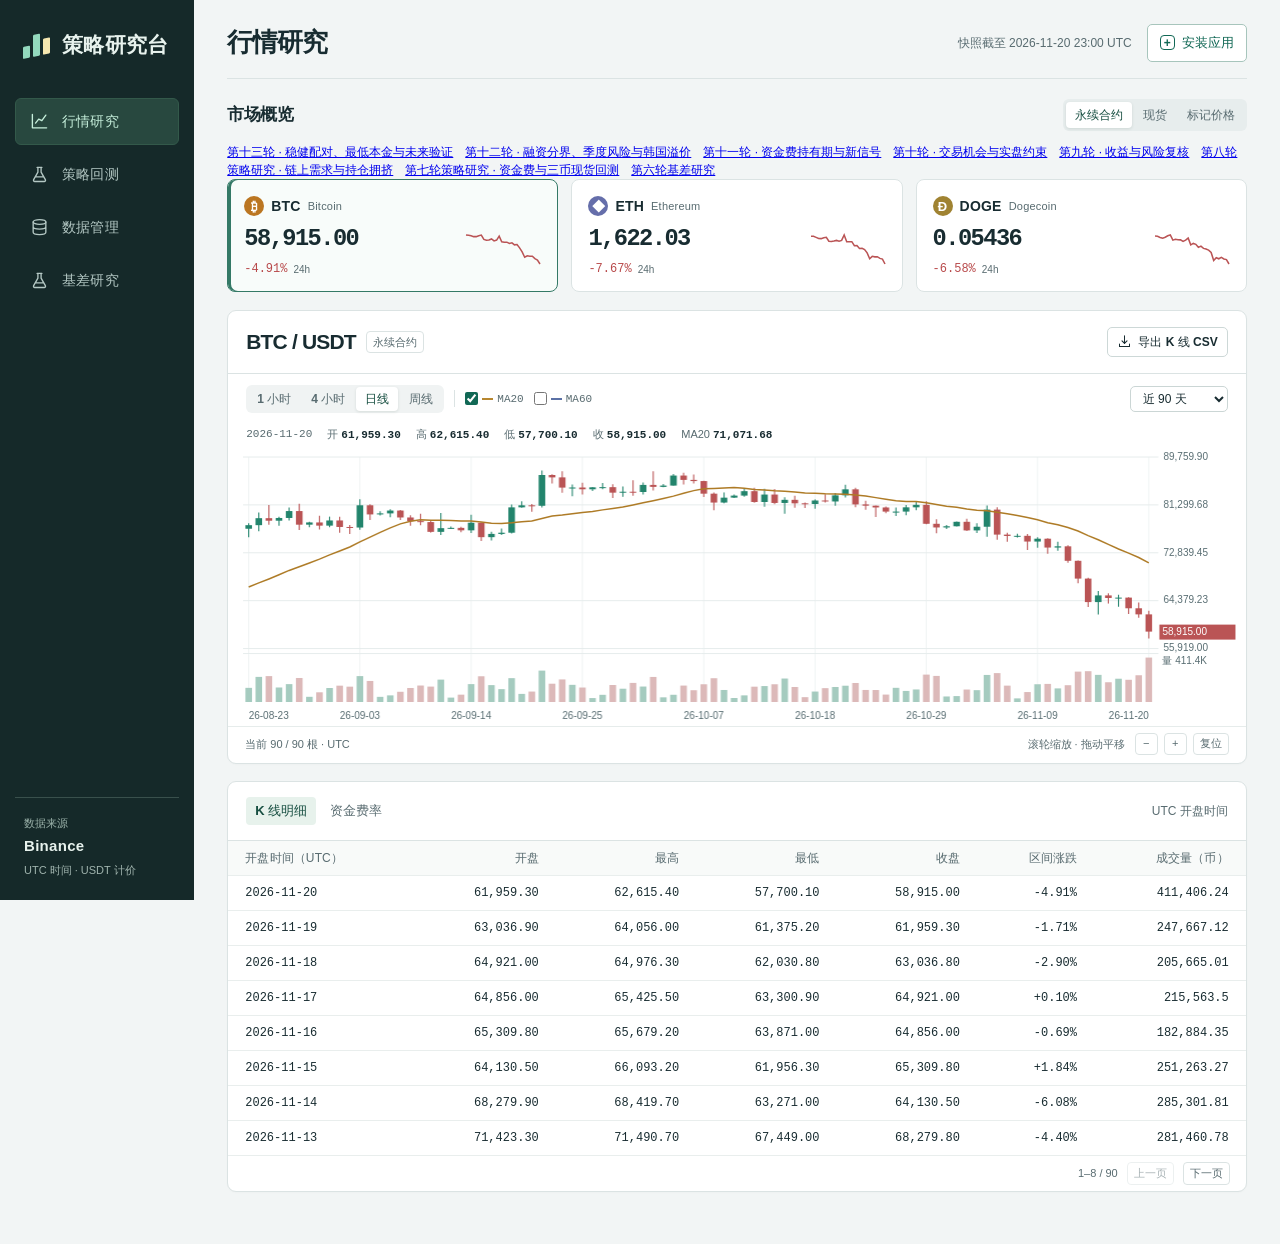
<file: index.html>
<!doctype html>
<html lang="zh-CN">
  <head>
    <meta charset="utf-8" />
    <meta name="viewport" content="width=device-width,initial-scale=1" />
    <meta name="color-scheme" content="light" />
    <meta name="theme-color" content="#152929" />
    <meta name="apple-mobile-web-app-title" content="策略研究台" />
    <meta name="mobile-web-app-capable" content="yes" />
    <title>策略研究台 · 行情研究</title>
    <link rel="manifest" href="./manifest.webmanifest" />
    <link rel="icon" type="image/png" sizes="32x32" href="./icons/favicon-32.png" />
    <link rel="apple-touch-icon" sizes="180x180" href="./icons/apple-touch-icon.png" />
    <link rel="stylesheet" href="./style.css" />
    <script defer src="./online/install.js"></script>
    <script type="module" src="./online/pwa.js"></script>
    <script type="module">
      try {
        await import("./charts.js");
        const { onlineFetch } = await import("./online/api.js");
        window.onlineFetch = onlineFetch;
        await import("./app.js");
      } catch {
        document.getElementById("init-status").hidden = true;
        const notice = document.getElementById("global-error");
        notice.textContent = "研究台加载失败。请检查网络连接，或刷新页面重试。";
        notice.hidden = false;
      }
    </script>
  </head>
  <body>
    <div class="shell">
      <aside class="side">
        <div class="brand">
          <span class="brandmark" aria-hidden="true"><i></i><i></i><i></i></span><span>策略研究台</span>
        </div>
        <nav aria-label="工作区">
          <button class="navlink active" data-page="market">
            <span data-icon="chart"></span><span>行情研究</span>
          </button>
          <button class="navlink" data-page="backtest">
            <span data-icon="flask"></span><span>策略回测</span>
          </button>
          <button class="navlink" data-page="quality">
            <span data-icon="database"></span><span>数据管理</span>
          </button>
          <a class="navlink" href="./basis.html" aria-label="基差研究"><span data-icon="flask"></span><span>基差研究</span></a>
        </nav>
        <div class="sidebottom">
          <span class="sourcelabel">数据来源</span><strong>Binance</strong
          ><span class="sidefoot">UTC 时间 · USDT 计价</span>
        </div>
      </aside>
      <main>
        <header class="top">
          <h1 id="page-title">行情研究</h1>
          <div class="topright">
            <span id="asof" aria-live="polite"></span>
            <button type="button" id="install-app" class="btn install-entry" aria-haspopup="dialog" aria-controls="install-dialog" hidden>
              <span class="install-entry-icon" aria-hidden="true"></span><span id="install-label">安装应用</span>
            </button>
          </div>
        </header>
        <div id="init-status" class="notice" role="status">正在加载行情快照…</div>
        <div id="global-error" class="notice error" hidden role="alert"></div>
        <div id="export-status" class="notice export-status" hidden role="status">
          <span id="export-message"></span
          ><button id="close-export" type="button" class="iconbtn" aria-label="收起导出通知" title="收起">
            ×
          </button>
        </div>
        <section id="page-market" class="page">
          <div class="section-top">
            <h2>市场概览</h2>
            <div class="seg" id="market-menu" aria-label="市场">
              <button type="button" data-market="perp" class="selected">永续合约</button
              ><button type="button" data-market="spot">现货</button
              ><button type="button" data-market="mark">标记价格</button>
            </div>
          </div>
          <p class="quiet"><a href="./strategy13.html">第十三轮 · 稳健配对、最低本金与未来验证</a>　<a href="./opportunities12.html">第十二轮 · 融资分界、季度风险与韩国溢价</a>　<a href="./income11.html">第十一轮 · 资金费持有期与新信号</a>　<a href="./opportunities10.html">第十轮 · 交易机会与实盘约束</a>　<a href="./robustness9.html">第九轮 · 收益与风险复核</a>　<a href="./opportunities8.html">第八轮策略研究 · 链上需求与持仓拥挤</a>　<a href="./returns7.html">第七轮策略研究 · 资金费与三币现货回测</a>　<a href="./basis6.html">第六轮基差研究</a></p>
          <div class="assets" id="assets" aria-label="选择币种"></div>
          <section class="panel market-panel">
            <div class="panelhead">
              <div class="titleline">
                <h2 id="symbol-title">BTC / USDT</h2>
                <span class="instrument" id="instrument">永续合约</span>
              </div>
              <button class="btn compact" id="export-market">
                <span data-icon="download"></span><span id="export-market-label">导出 K 线 CSV</span>
              </button>
            </div>
            <div class="charttools">
              <div class="toolset">
                <div class="seg intervals" id="interval-menu" aria-label="K线周期">
                  <button data-interval="1h">1 小时</button><button data-interval="4h">4 小时</button
                  ><button data-interval="1d" class="selected">日线</button
                  ><button data-interval="1w">周线</button>
                </div>
                <span class="vline"></span
                ><label class="indicator"
                  ><input type="checkbox" id="ma20" checked /><i class="key ochre"></i>MA20</label
                ><label class="indicator"
                  ><input type="checkbox" id="ma60" /><i class="key blue"></i>MA60</label
                >
              </div>
              <label class="sr" for="range">图表区间</label
              ><select id="range" class="range-select">
                <option value="7">近 7 天</option>
                <option value="30">近 30 天</option>
                <option value="90" selected>近 90 天</option>
                <option value="365">近 1 年</option>
                <option value="custom">自定义日期</option>
              </select>
            </div>
            <form id="custom-range" class="customrange" hidden>
              <label>开始<input type="date" id="market-start" required /></label
              ><label>结束<input type="date" id="market-end" required /></label
              ><button class="btn compact" type="submit">应用</button>
            </form>
            <div id="ohlc" class="ohlc" aria-live="off"></div>
            <div class="canvasbox">
              <canvas
                id="market-chart"
                tabindex="0"
                aria-label="K线图，可使用左右方向键逐根查看，上下方向键缩放"
              ></canvas>
              <div id="chart-status" class="chart-status" role="status"></div>
            </div>
            <div class="chartfooter">
              <span id="chart-count"></span
              ><span class="chart-actions"
                ><span class="gesture">滚轮缩放 · 拖动平移</span
                ><button class="iconbtn" id="zoom-out" title="缩小" aria-label="缩小">−</button
                ><button class="iconbtn" id="zoom-in" title="放大" aria-label="放大">+</button
                ><button class="textbtn" id="reset-chart">复位</button></span
              >
            </div>
          </section>
          <section class="panel">
            <div class="panelhead">
              <div class="seg tabseg" id="records-tabs">
                <button data-record="candles" class="selected">K 线明细</button
                ><button data-record="funding">资金费率</button>
              </div>
              <span class="quiet" id="records-count"></span>
            </div>
            <div id="records-area"></div>
            <div id="records-pager" class="pager"></div>
          </section>
        </section>
        <section id="page-backtest" class="page" hidden>
          <form id="back-form" class="panel formpanel">
            <div class="panelhead">
              <h2>回测设置</h2>
              <span class="quiet">虚拟账户 · UTC 日期</span>
            </div>
            <div class="formgrid">
              <label class="double">策略<select id="strategy" name="strategy" required></select></label>
              <label
                >交易币种<select id="back-symbol" name="symbol" disabled>
                  <option>BTC</option>
                  <option>ETH</option>
                  <option>DOGE</option></select
                ><span id="universe" class="universe">BTC / ETH / DOGE</span></label
              >
              <label
                >起始本金（USDT）<input
                  type="number"
                  name="initial"
                  id="initial"
                  value="10000"
                  min="100"
                  max="1000000000"
                  step="any"
                  required
              /></label>
              <label>开始日期<input type="date" id="back-start" name="start" required /></label>
              <label>结束日期<input type="date" id="back-end" name="end" required /></label>
              <label
                >交易成本倍数<input
                  type="number"
                  id="cost"
                  name="cost_multiplier"
                  min="0"
                  max="10"
                  step="any"
                  value="1"
                  required
              /></label>
              <label
                >目标仓位倍率<input
                  type="number"
                  id="scale"
                  name="position_scale"
                  min="0.1"
                  max="4"
                  step="any"
                  value="1"
                  required
              /></label>
              <label id="rotation-fields" hidden
                >轮动回看天数<input type="number" id="lookback" value="30" min="10" max="180" step="1"
              /></label>
              <label class="ema-field" hidden
                >快速 EMA 天数<input type="number" id="fast-days" value="20" min="2" max="180" step="1"
              /></label>
              <label class="ema-field" hidden
                >慢速 EMA 天数<input type="number" id="slow-days" value="60" min="2" max="180" step="1"
              /></label>
              <label class="ema-field" hidden
                >交易方向<select id="ema-mode">
                  <option value="long_cash">做多或空仓</option>
                  <option value="long_short">做多或做空</option>
                </select></label
              >
            </div>
            <div class="formbottom">
              <span id="strategy-desc" class="quiet"></span
              ><button id="run-backtest" class="btn primary" type="submit">
                <span data-icon="play"></span>运行回测
              </button>
            </div>
          </form>
          <div id="back-status" class="notice" role="status" hidden></div>
          <div class="panel saved-panel">
            <label for="saved-runs">实验记录</label
            ><select id="saved-runs" aria-label="实验记录">
              <option value="">暂无已保存实验</option></select
            ><button type="button" class="btn compact" id="load-saved" disabled>打开实验</button>
            <small class="storage-note">个人实验保存在此浏览器中</small>
          </div>
          <section id="back-empty" class="panel empty-desk">
            <span class="emptyicon" data-icon="flask"></span>
            <h2>尚未运行回测</h2>
            <p>选择策略和日期，运行后查看净值、回撤和每笔模拟成交。</p>
          </section>
          <div id="back-results" hidden>
            <div class="section-top">
              <h2>回测结果</h2>
              <div class="inline">
                <button id="save-run" class="btn compact">保存实验</button
                ><button id="export-run" class="btn compact">
                  <span data-icon="download"></span>导出结果 JSON
                </button>
              </div>
            </div>
            <div class="run-summary" id="run-summary"></div>
            <div class="metrics" id="metrics"></div>
            <section class="panel">
              <div class="panelhead">
                <h2>资金曲线</h2>
                <div class="inline">
                  <label class="compare" id="compare-wrap" hidden
                    ><input id="compare" type="checkbox" />对比上次回测</label
                  ><button class="btn compact" id="export-equity">
                    <span data-icon="download"></span>净值 CSV
                  </button>
                </div>
              </div>
              <div class="subtext" id="equity-note"></div>
              <div class="equitybox">
                <canvas id="equity-chart" aria-label="策略累计净收益和日末回撤"></canvas>
              </div>
              <div class="chartfooter" id="equity-caption"></div>
            </section>
            <section class="panel">
              <div class="panelhead">
                <h2>模拟成交</h2>
                <button class="btn compact" id="export-trades">
                  <span data-icon="download"></span>成交 CSV
                </button>
              </div>
              <div id="trades-area"></div>
              <div id="trades-pager" class="pager"></div>
            </section>
            <details id="notes-panel" class="panel notes">
              <summary>回测口径</summary>
              <ul id="run-notes"></ul>
            </details>
          </div>
        </section>
        <section id="page-quality" class="page" hidden>
          <section class="panel">
            <div class="panelhead">
              <div class="titleline"><h2>历史行情快照</h2></div>
              <button id="update" class="btn primary"><span data-icon="refresh"></span>检查快照版本</button>
            </div>
            <div id="update-status" class="subtext" role="status"></div>
            <div id="quality-area"></div>
          </section>
          <section class="panel">
            <div class="panelhead">
              <h2>已记录的数据缺口</h2>
              <span class="quiet" id="gaps-count"></span>
            </div>
            <div id="gaps-area"></div>
            <div class="pager" id="gaps-pager"></div>
          </section>
          <details class="panel notes">
            <summary id="shortened-title">提前收盘的小时 K 线</summary>
            <p class="subtext">小时图保留交易所发布的原始记录。较长周期的 K 线会跳过包含此类小时的周期。</p>
            <div id="shortened-area"></div>
            <div class="pager" id="shortened-pager"></div>
          </details>
          <details class="panel notes">
            <summary id="fundgap-title">资金费结算间隔</summary>
            <p class="subtext">
              列出数据库标记的结算间隔异常。间隔内的真实费率未知，导出仅包含已取得的实际结算记录。
            </p>
            <div id="fundgap-area"></div>
            <div class="pager" id="fundgap-pager"></div>
          </details>
        </section>
        <noscript>在浏览器中启用 JavaScript 后即可查看行情并运行回测。</noscript>
      </main>
    </div>
    <dialog id="install-dialog" class="install-dialog" aria-labelledby="install-title" aria-describedby="install-intro">
      <div class="install-heading">
        <h2 id="install-title">安装策略研究台</h2>
        <button type="button" class="btn install-close" id="install-close" aria-label="关闭安装说明" autofocus>×</button>
      </div>
      <p id="install-intro"></p>
      <ol id="install-steps" hidden></ol>
      <p id="install-status" role="status" hidden></p>
      <button type="button" class="btn primary" id="install-confirm" hidden>继续安装</button>
      <div class="install-offline">
        <p data-offline-status role="status">联网时可保存约 12 MB 的历史数据，供离线回测使用。</p>
        <button type="button" class="btn" data-prepare-offline>保存离线数据</button>
      </div>
    </dialog>
  </body>
</html>
</file>
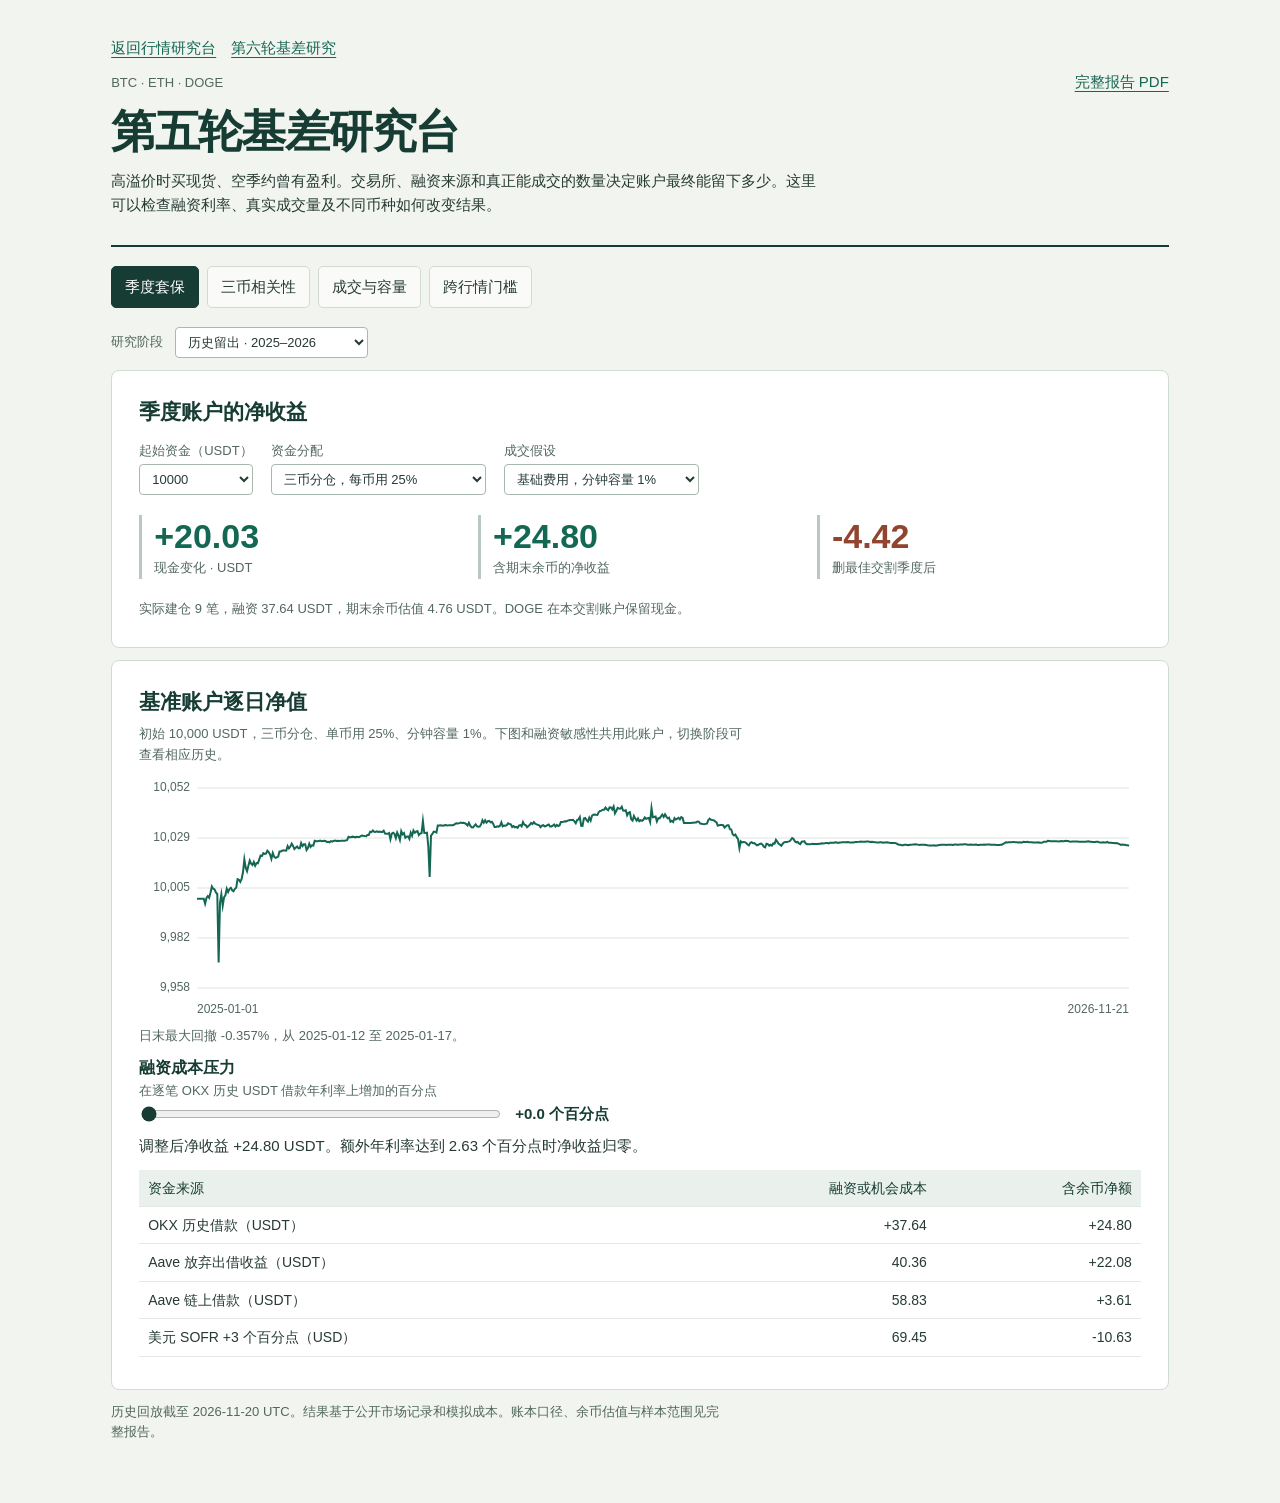
<file: basis.html>
<!doctype html><html lang="zh-CN"><meta charset="utf-8"><meta name="viewport" content="width=device-width,initial-scale=1"><meta name="theme-color" content="#153e35"><title>第五轮基差研究台 · BTC ETH DOGE</title><style>
:root{color-scheme:light;--ink:#163c33;--fg:#263a34;--muted:#52675f;--hair:#d1dbd5;--bg:#f1f4ef;--paper:#fff;--rise:#146752;--fall:#91452e}*{box-sizing:border-box}body{margin:0;background:var(--bg);color:var(--fg);font:15px/1.6 "Inter","Microsoft YaHei",sans-serif}main{max-width:1160px;margin:auto;padding:32px clamp(14px,4vw,52px) 52px}header{border-bottom:2px solid var(--ink);padding:4px 0 20px}header a,a{color:var(--rise);text-underline-offset:4px}header a{float:right}h1,h2,h3,p{margin:0}h1{color:var(--ink);letter-spacing:-.035em;font-size:clamp(28px,4vw,45px);line-height:1.22;margin:11px 0 9px}h2{font-size:21px;line-height:1.35;color:var(--ink)}h3{font-size:16px;color:var(--ink)}.meta{color:var(--muted);font-size:13px}.bar{display:flex;flex-wrap:wrap;gap:8px;align-items:center;margin:19px 0}.bar button{border:1px solid var(--hair);border-radius:5px;background:#fafbf9;padding:8px 13px;font:inherit;cursor:pointer;color:var(--fg)}.bar button[aria-pressed=true]{background:var(--ink);color:white;border-color:var(--ink)}section[hidden]{display:none}article{padding:clamp(14px,3vw,27px);border:1px solid var(--hair);border-radius:8px;background:var(--paper);margin:12px 0}.controls{display:flex;gap:12px 18px;flex-wrap:wrap;align-items:end;margin:14px 0}label{font-size:13px;color:var(--muted);display:grid;gap:3px}select{border:1px solid #a8b9ae;border-radius:4px;padding:6px 25px 6px 8px;color:var(--fg);background:#fff;font:inherit}p{max-width:85ch;margin:8px 0}.metrics{display:grid;grid-template-columns:repeat(3,minmax(0,1fr));gap:15px;margin:20px 0}.metrics>div{border-left:3px solid #b8cac0;padding-left:12px}.num{font-variant-numeric:tabular-nums;font-size:clamp(21px,3.3vw,34px);font-weight:650;color:var(--ink);line-height:1.25}.pos{color:var(--rise)}.neg{color:var(--fall)}.sub{display:block;color:var(--muted);font-size:13px}.graph{width:100%;height:245px;display:block}.table{overflow:auto;margin:12px 0 5px}table{border-collapse:collapse;width:100%;font-variant-numeric:tabular-nums;font-size:14px}th,td{text-align:right;padding:7px 9px;border-bottom:1px solid #e2e8e3;white-space:nowrap}th:first-child,td:first-child{text-align:left}thead{background:#eaf1ec}th{font-weight:550;color:var(--ink)}.rule{color:var(--muted);font-size:13px}.inline{display:flex;gap:12px;align-items:center;flex-wrap:wrap}input[type=range]{accent-color:var(--ink);width:min(360px,70vw)}output{font-weight:650;color:var(--ink)}a:focus-visible,button:focus-visible,select:focus-visible,input:focus-visible{outline:3px solid #ce893a;outline-offset:3px}@media(max-width:560px){main{padding-top:16px}.metrics{gap:8px}.metrics>div{padding-left:7px}.sub{font-size:12px}.graph{height:214px}.bar{gap:5px}.bar button{font-size:13px;padding:7px 8px}article{border-radius:5px}h2{font-size:18px}}
</style><main><header><a href="./" style="float:none;display:inline-block;margin:0 0 .65rem">返回行情研究台</a>　<a href="./basis6.html" style="float:none;display:inline-block">第六轮基差研究</a><br><a href="./basis.pdf">完整报告 PDF</a><span class="meta">BTC · ETH · DOGE</span><h1>第五轮基差研究台</h1><p>高溢价时买现货、空季约曾有盈利。交易所、融资来源和真正能成交的数量决定账户最终能留下多少。这里可以检查融资利率、真实成交量及不同币种如何改变结果。</p></header>
<nav class="bar" aria-label="研究主题"><button data-tab="carry" aria-pressed="true">季度套保</button><button data-tab="corr" aria-pressed="false">三币相关性</button><button data-tab="execution" aria-pressed="false">成交与容量</button><button data-tab="hurdle" aria-pressed="false">跨行情门槛</button></nav><label class="inline">研究阶段 <select id="period"><option value="holdout">历史留出 · 2025–2026</option><option value="development">开发阶段 · 至 2024 年底</option></select></label>
<section id="hurdle" hidden><article><h2>跨行情的季度入场门槛</h2><p>币安 BTC、ETH 买现货、卖同币币本位季度合约，DOGE 的份额保留现金。只有剩余溢价足以覆盖预估融资、费滑及所选额外余量，策略才尝试开仓。到期前一天按原生手数退出。初始 10,000 USDT。</p><div class="controls"><label>额外到期溢价<select id="extra"><option value="0">0 bp</option><option value="50" selected>50 bp</option><option value="100">100 bp</option><option value="200">200 bp</option></select></label><label>入场和结算费用<select id="hcost"><option value="1">基础费用及滑点</option><option value="2">双倍门槛，双倍费滑</option></select></label><label>每分钟占市场成交量<select id="hcap"><option value=".01">1%</option><option value=".0025">0.25%</option></select></label></div><div id="hresult" aria-live="polite"></div><div class="table" id="hphase"></div><p class="rule">连续账户一行按真实时间结转资金。各年和分段账户独立以 10,000 启动，因此不能将各行相加。现金净额不含余币估值。50 bp 是一个预先列出的观察门槛；2025 年后的历史已用于此前研究。</p></article><article><h2>资金怎样到达交易所</h2><p>2021–2022 年以 Aave V2 债务指数模拟借款利率，后期使用 OKX 逐小时 USDT 借款利率。表内现金已扣利息，未直接扣场外资金转移、链上操作和额外抵押成本。早期基础规则按原生手数的现金盈利 139.66 USDT；同日借还合并的以太坊主网费用代理为 816.40 USDT。</p><p class="rule">历史成交分钟只给出两腿容量估计。排队、分腿时间和合约交割还需用逐笔与盘口复核。</p></article><article><h2>放大本金后能成交多少</h2><p>2025 年第一季只有一组 BTC、ETH 季约机会。按每条现货和期货流水重放，先买币，等待划转，可用数量再开空。</p><div class="controls"><label>钱包本金（USDT）<select id="wallet-seed"><option>1000</option><option>5000</option><option selected>10000</option><option>25000</option><option>50000</option><option>100000</option><option>250000</option><option>1000000</option></select></label><label>划转时间<select id="wallet-lag"><option value="5">5 秒</option><option value="60">60 秒</option></select></label><label>逐笔参与上限<select id="wallet-cap"><option value=".01">1%</option><option value=".0025">0.25%</option></select></label></div><p id="wallet-result" aria-live="polite"></p><div class="table" id="wallet-detail"></div><p class="rule">交易所利率采用历史 OKX 资金价格。Aave V3 按区块利息指数计息，包含同日借还的链费代理。未售余币单列估值。</p></article>
<article><h2>三所永续的前瞻对照</h2><p>2026 年 11 月 21 日，148 轮公开盘口覆盖三个预定决策时点。每腿最高 500 USDT，预定持仓六分钟。九个候选均未跨过费滑和资金门槛。</p><div class="table" id="forward-control"></div><p class="rule">对照组强制尝试当时最优差价，八组双腿开平，另一次 DOGE 未能同步入场。多次观测来自同一个周六，公开挂单仍可撤销。</p></article>
<article><h2>用永续保护尚未套保的现货</h2><p>沿用 2025 年第一季度的双币逐笔回放。选定临时套保比例后，可以看到方向风险少了多少，以及预留保证金对剩余现金的影响。</p><div class="controls"><label>临时永续保护比例<select id="bridge-frac"><option value="0">0%</option><option value=".25">25%</option><option value=".5" selected>50%</option><option value=".75">75%</option><option value="1">100%</option></select></label><label>临时腿费用与滑点<select id="bridge-fees"><option value="1">基础</option><option value="2" selected>双倍</option></select></label></div><div class="table" id="bridge-values"></div><p class="rule">风险按未对冲美元金额乘以持续时间计算。开单采用当时 BTC 永续最低 100 USDT 规则。原现货和季约的费用已用双倍压力，表内金额为两币合计 USDT。</p></article>
<article><h2>同一季度改在最早周一开仓</h2><div class="table" id="timing-values"></div><p class="rule">每个币种季度以相同本金独立计。中间一列事后知道哪些币季会触发，用于分解择季和择时的贡献。</p></article>
<article><h2>闲置资金的收益对照</h2><div class="table" id="idle-values"></div><p class="rule">自有本金 10,000 USDT，按主网 Aave V2/V3 历史出借指数计息。最后一列扣除同日合并存取的历史链费代理及其至期末的机会成本。</p></article>
<article><h2>Kraken 美元与 USDT 报价基差</h2><div class="table" id="kraken-values"></div><p class="rule">2026 年 11 月 21 日，分别用 BTC、ETH、DOGE 完成美元、币与 USDT 的三腿兑换。五个固定时点各投入 500 美元，单腿延迟 2 秒，三币共十五次对照。报价仍可撤销。</p></article>
</section>
<section id="carry"><article><h2>季度账户的净收益</h2><div class="controls"><label>起始资金（USDT）<select id="seed"><option>1000</option><option selected>10000</option><option>100000</option></select></label><label>资金分配<select id="policy"><option value="equal25">三币分仓，每币用 25%</option><option value="equal75">三币分仓，每币用 75%</option><option value="two_full">BTC、ETH 各半，单仓全额</option></select></label><label>成交假设<select id="cost"><option value="base">基础费用，分钟容量 1%</option><option value="double">双倍费滑，容量 1%</option><option value="quarter_capacity">基础费用，容量 0.25%</option></select></label></div><div class="metrics" id="headline"></div><div id="details" class="rule"></div></article><article><h2>基准账户逐日净值</h2><p class="rule">初始 10,000 USDT，三币分仓、单币用 25%、分钟容量 1%。下图和融资敏感性共用此账户，切换阶段可查看相应历史。</p><canvas id="navChart" class="graph" aria-label="日末净值，单位 USDT"></canvas><p id="dd" class="rule"></p><h3>融资成本压力</h3><label for="apr">在逐笔 OKX 历史 USDT 借款年利率上增加的百分点</label><div class="inline"><input id="apr" type="range" min="0" max="8" step=".1" value="0"><output id="aprView"></output></div><p id="interest"></p><div class="table" id="fund"></div></article></section>
<section id="corr" hidden><article><h2>现货同步，基差各自变化</h2><div class="controls"><label>交易所<select id="venue"><option>Binance</option><option>Bybit</option><option>OKX</option></select></label></div><div class="table" id="matrix"></div><p id="decomp" class="rule"></p></article><article><h2>价格差回归能否覆盖四条腿</h2><div class="table" id="four"></div><p class="rule">每条腿至多约 500 USDT，采用成交容量 1%。整套交易需要四次开仓和四次平仓，计入两场所实际资金费。小时报警集中在同一天。</p></article><article><h2>三条永续的收益归因</h2><div class="table" id="beta"></div><p class="rule">每周按滚动贝塔配仓。单周内各币对冲比例会变化，因此仍有现货相对涨跌带来的方向风险。</p></article></section>
<section id="execution" hidden><article><h2>历史买一卖一复核</h2><p class="rule">Deribit 的 BTC、ETH 现货与季度合约按挂单数量回放。延迟 1 秒；只计指定样本日。</p><div class="table" id="bbo"></div></article><article><h2>前瞻盘口取样</h2><p class="rule">2026-11-21 UTC。连续 96 次观测，每 25 秒一次。这里始终显示这次实际采集的盘口；同一时段的连续观测高度相关。</p><div class="controls"><label>目标名义（USDT）<select id="notional"><option>250</option><option selected>750</option><option>2500</option></select></label><label>整组数据最大时差<select id="fresh"><option>1</option><option selected>3</option><option>8</option></select>秒</label><label>币种<select id="asset"><option>BTC</option><option>ETH</option><option>DOGE</option></select></label></div><div class="table" id="books"></div><p class="rule">币安按币本位和线性永续双腿的基础往返费用 20 bp 比较，Deribit 按期限融资及交割门槛比较。盘口可撤销。币安现货深度缺少交易所报价时间，仅能核对请求窗口。</p><div id="gate"></div></article></section><p class="rule">历史回放截至 2026-11-20 UTC。结果基于公开市场记录和模拟成本。账本口径、余币估值与样本范围见完整报告。</p></main>
<script type="application/json" id="study">{"size":[{"period":"development","case":"base","policy":"equal25","seed":1000.0,"cash":3.6770548513,"terminal_inventory":3.8489234034,"marked_net":7.5259782546,"after_best_expiry":3.2359874287,"funded":8,"finance":8.5462628795},{"period":"development","case":"base","policy":"equal25","seed":10000.0,"cash":54.3257608982,"terminal_inventory":6.0551330187,"marked_net":60.3808939169,"after_best_expiry":18.9385125823,"funded":8,"finance":42.7943184778},{"period":"development","case":"base","policy":"equal25","seed":100000.0,"cash":409.0311066328,"terminal_inventory":2.9913430933,"marked_net":412.0224497262,"after_best_expiry":55.3061239382,"funded":8,"finance":216.1212070277},{"period":"development","case":"base","policy":"equal75","seed":1000.0,"cash":9.6647351324,"terminal_inventory":5.8018755491,"marked_net":15.4666106815,"after_best_expiry":4.9475042618,"funded":8,"finance":18.8710211683},{"period":"development","case":"base","policy":"equal75","seed":10000.0,"cash":188.2615620296,"terminal_inventory":1.0785602673,"marked_net":189.3401222969,"after_best_expiry":54.7508758242,"funded":8,"finance":108.2151762759},{"period":"development","case":"base","policy":"equal75","seed":100000.0,"cash":413.8684026494,"terminal_inventory":3.1289520876,"marked_net":416.997354737,"after_best_expiry":55.3323624327,"funded":8,"finance":218.1605666172},{"period":"development","case":"base","policy":"two_full","seed":1000.0,"cash":32.291795083,"terminal_inventory":4.7376584804,"marked_net":37.0294535634,"after_best_expiry":13.4713397934,"funded":8,"finance":29.3565313106},{"period":"development","case":"base","policy":"two_full","seed":10000.0,"cash":312.1714190995,"terminal_inventory":2.997363716,"marked_net":315.1687828155,"after_best_expiry":55.3072022907,"funded":8,"finance":172.2712084214},{"period":"development","case":"base","policy":"two_full","seed":100000.0,"cash":413.8684026493,"terminal_inventory":3.1289520876,"marked_net":416.9973547369,"after_best_expiry":55.3323624326,"funded":8,"finance":218.1605666172},{"period":"development","case":"double","policy":"equal25","seed":1000.0,"cash":3.110241263,"terminal_inventory":3.5607334587,"marked_net":6.6709747217,"after_best_expiry":2.7186793676,"funded":8,"finance":8.5406475371},{"period":"development","case":"double","policy":"equal25","seed":10000.0,"cash":53.5871001939,"terminal_inventory":3.4536724509,"marked_net":57.0407726448,"after_best_expiry":18.0296008924,"funded":8,"finance":42.9224949723},{"period":"development","case":"double","policy":"equal25","seed":100000.0,"cash":381.1649124535,"terminal_inventory":2.0110674548,"marked_net":383.1759799084,"after_best_expiry":47.6487241355,"funded":8,"finance":216.2398087195},{"period":"development","case":"double","policy":"equal75","seed":1000.0,"cash":8.4671262279,"terminal_inventory":4.8210639807,"marked_net":13.2881902086,"after_best_expiry":3.5074118862,"funded":8,"finance":18.8484064014},{"period":"development","case":"double","policy":"equal75","seed":10000.0,"cash":172.4331299156,"terminal_inventory":2.9415573964,"marked_net":175.3746873119,"after_best_expiry":47.9150275419,"funded":8,"finance":108.3002811264},{"period":"development","case":"double","policy":"equal75","seed":100000.0,"cash":385.8079408805,"terminal_inventory":1.9947717709,"marked_net":387.8027126515,"after_best_expiry":47.6458019154,"funded":8,"finance":218.2825022249},{"period":"development","case":"double","policy":"two_full","seed":1000.0,"cash":29.8439376551,"terminal_inventory":3.2767700682,"marked_net":33.1207077233,"after_best_expiry":11.067948703,"funded":8,"finance":29.3062080185},{"period":"development","case":"double","policy":"two_full","seed":10000.0,"cash":289.8545601342,"terminal_inventory":2.0713016009,"marked_net":291.9258617351,"after_best_expiry":47.6595256109,"funded":8,"finance":172.3783623289},{"period":"development","case":"double","policy":"two_full","seed":100000.0,"cash":385.8079408806,"terminal_inventory":1.9947717709,"marked_net":387.8027126515,"after_best_expiry":47.6458019155,"funded":8,"finance":218.2825022249},{"period":"development","case":"quarter_capacity","policy":"equal25","seed":1000.0,"cash":2.7533814596,"terminal_inventory":0.8558306179,"marked_net":3.6092120775,"after_best_expiry":1.2350475041,"funded":6,"finance":5.3422861941},{"period":"development","case":"quarter_capacity","policy":"equal25","seed":10000.0,"cash":49.3340511626,"terminal_inventory":6.134516951,"marked_net":55.4685681136,"after_best_expiry":14.5200490893,"funded":6,"finance":32.0198166846},{"period":"development","case":"quarter_capacity","policy":"equal25","seed":100000.0,"cash":88.7675100765,"terminal_inventory":7.7836775744,"marked_net":96.5511876509,"after_best_expiry":14.9960720265,"funded":6,"finance":52.9937992444},{"period":"development","case":"quarter_capacity","policy":"equal75","seed":1000.0,"cash":12.9332053804,"terminal_inventory":5.6842876867,"marked_net":18.6174930672,"after_best_expiry":7.3529372688,"funded":6,"finance":12.2303735832},{"period":"development","case":"quarter_capacity","policy":"equal75","seed":10000.0,"cash":88.7675100766,"terminal_inventory":7.7836775744,"marked_net":96.551187651,"after_best_expiry":14.9960720265,"funded":6,"finance":52.9937992444},{"period":"development","case":"quarter_capacity","policy":"equal75","seed":100000.0,"cash":88.7675100765,"terminal_inventory":7.7836775744,"marked_net":96.5511876509,"after_best_expiry":14.9960720265,"funded":6,"finance":52.9937992444},{"period":"development","case":"quarter_capacity","policy":"two_full","seed":1000.0,"cash":32.3000667936,"terminal_inventory":4.2610066425,"marked_net":36.561073436,"after_best_expiry":13.3081110444,"funded":6,"finance":22.4923208081},{"period":"development","case":"quarter_capacity","policy":"two_full","seed":10000.0,"cash":88.7675100766,"terminal_inventory":7.7836775744,"marked_net":96.551187651,"after_best_expiry":14.9960720265,"funded":6,"finance":52.9937992444},{"period":"development","case":"quarter_capacity","policy":"two_full","seed":100000.0,"cash":88.7675100765,"terminal_inventory":7.7836775744,"marked_net":96.5511876509,"after_best_expiry":14.9960720265,"funded":6,"finance":52.9937992444},{"period":"holdout","case":"base","policy":"equal25","seed":1000.0,"cash":-6.4931219931,"terminal_inventory":2.7486827195,"marked_net":-3.7444392736,"after_best_expiry":-7.3181585893,"funded":9,"finance":6.0674923554},{"period":"holdout","case":"base","policy":"equal25","seed":10000.0,"cash":20.0344080836,"terminal_inventory":4.7612356863,"marked_net":24.7956437699,"after_best_expiry":-4.4186360855,"funded":9,"finance":37.6385103494},{"period":"holdout","case":"base","policy":"equal25","seed":100000.0,"cash":32.3224438431,"terminal_inventory":1.9785356267,"marked_net":34.3009794698,"after_best_expiry":-3.4784565962,"funded":9,"finance":43.7036394606},{"period":"holdout","case":"base","policy":"equal75","seed":1000.0,"cash":3.9927983656,"terminal_inventory":0.5895564991,"marked_net":4.5823548647,"after_best_expiry":-5.1709504639,"funded":9,"finance":15.1199120366},{"period":"holdout","case":"base","policy":"equal75","seed":10000.0,"cash":32.3224438431,"terminal_inventory":1.9785356267,"marked_net":34.3009794698,"after_best_expiry":-3.4784565962,"funded":9,"finance":43.7036394606},{"period":"holdout","case":"base","policy":"equal75","seed":100000.0,"cash":32.3224438431,"terminal_inventory":1.9785356267,"marked_net":34.3009794698,"after_best_expiry":-3.4784565962,"funded":9,"finance":43.7036394606},{"period":"holdout","case":"base","policy":"two_full","seed":1000.0,"cash":9.7600701439,"terminal_inventory":5.0540523977,"marked_net":14.8141225416,"after_best_expiry":-3.0785436691,"funded":9,"finance":27.5860779931},{"period":"holdout","case":"base","policy":"two_full","seed":10000.0,"cash":32.3224438431,"terminal_inventory":1.9785356267,"marked_net":34.3009794698,"after_best_expiry":-3.4784565962,"funded":9,"finance":43.7036394606},{"period":"holdout","case":"base","policy":"two_full","seed":100000.0,"cash":32.322443843,"terminal_inventory":1.9785356267,"marked_net":34.3009794697,"after_best_expiry":-3.4784565962,"funded":9,"finance":43.7036394606},{"period":"holdout","case":"double","policy":"equal25","seed":1000.0,"cash":-7.0169689789,"terminal_inventory":2.5524197032,"marked_net":-4.4645492757,"after_best_expiry":-7.8528752943,"funded":9,"finance":6.0598871917},{"period":"holdout","case":"double","policy":"equal25","seed":10000.0,"cash":14.8682824318,"terminal_inventory":3.8025825746,"marked_net":18.6708650064,"after_best_expiry":-8.1025417916,"funded":9,"finance":37.5893218316},{"period":"holdout","case":"double","policy":"equal25","seed":100000.0,"cash":25.07266665,"terminal_inventory":0.5638262502,"marked_net":25.6364929002,"after_best_expiry":-8.9522134751,"funded":9,"finance":43.6979537368},{"period":"holdout","case":"double","policy":"equal75","seed":1000.0,"cash":2.1305464503,"terminal_inventory":0.1944431049,"marked_net":2.3249895552,"after_best_expiry":-6.7527754299,"funded":9,"finance":15.0790374613},{"period":"holdout","case":"double","policy":"equal75","seed":10000.0,"cash":25.07266665,"terminal_inventory":0.5638262502,"marked_net":25.6364929002,"after_best_expiry":-8.952213475,"funded":9,"finance":43.6979537368},{"period":"holdout","case":"double","policy":"equal75","seed":100000.0,"cash":25.07266665,"terminal_inventory":0.5638262502,"marked_net":25.6364929002,"after_best_expiry":-8.9522134751,"funded":9,"finance":43.6979537368},{"period":"holdout","case":"double","policy":"two_full","seed":1000.0,"cash":6.2053225459,"terminal_inventory":4.4062072821,"marked_net":10.611529828,"after_best_expiry":-5.9293715982,"funded":9,"finance":27.5110828537},{"period":"holdout","case":"double","policy":"two_full","seed":10000.0,"cash":25.07266665,"terminal_inventory":0.5638262502,"marked_net":25.6364929002,"after_best_expiry":-8.952213475,"funded":9,"finance":43.6979537368},{"period":"holdout","case":"double","policy":"two_full","seed":100000.0,"cash":25.07266665,"terminal_inventory":0.5638262502,"marked_net":25.6364929002,"after_best_expiry":-8.9522134751,"funded":9,"finance":43.6979537368},{"period":"holdout","case":"quarter_capacity","policy":"equal25","seed":1000.0,"cash":-1.9443059256,"terminal_inventory":3.9719928923,"marked_net":2.0276869667,"after_best_expiry":-1.3807503497,"funded":7,"finance":4.4314902528},{"period":"holdout","case":"quarter_capacity","policy":"equal25","seed":10000.0,"cash":-3.9753386453,"terminal_inventory":5.2387418883,"marked_net":1.263403243,"after_best_expiry":-7.8253515603,"funded":7,"finance":10.1254286376},{"period":"holdout","case":"quarter_capacity","policy":"equal25","seed":100000.0,"cash":-3.9753386453,"terminal_inventory":5.2387418883,"marked_net":1.2634032431,"after_best_expiry":-7.8253515603,"funded":7,"finance":10.1254286376},{"period":"holdout","case":"quarter_capacity","policy":"equal75","seed":1000.0,"cash":-3.9119076083,"terminal_inventory":5.2762779807,"marked_net":1.3643703724,"after_best_expiry":-7.7480358251,"funded":7,"finance":10.0868920126},{"period":"holdout","case":"quarter_capacity","policy":"equal75","seed":10000.0,"cash":-3.9753386453,"terminal_inventory":5.2387418883,"marked_net":1.263403243,"after_best_expiry":-7.8253515603,"funded":7,"finance":10.1254286376},{"period":"holdout","case":"quarter_capacity","policy":"equal75","seed":100000.0,"cash":-3.9753386453,"terminal_inventory":5.2387418883,"marked_net":1.2634032431,"after_best_expiry":-7.8253515603,"funded":7,"finance":10.1254286376},{"period":"holdout","case":"quarter_capacity","policy":"two_full","seed":1000.0,"cash":-3.9753386453,"terminal_inventory":5.2387418883,"marked_net":1.263403243,"after_best_expiry":-7.8253515603,"funded":7,"finance":10.1254286376},{"period":"holdout","case":"quarter_capacity","policy":"two_full","seed":10000.0,"cash":-3.9753386453,"terminal_inventory":5.2387418883,"marked_net":1.263403243,"after_best_expiry":-7.8253515603,"funded":7,"finance":10.1254286376},{"period":"holdout","case":"quarter_capacity","policy":"two_full","seed":100000.0,"cash":-3.9753386453,"terminal_inventory":5.2387418883,"marked_net":1.2634032431,"after_best_expiry":-7.8253515603,"funded":7,"finance":10.1254286376}],"nav":[{"period":"development","date":"2023-01-01","nav":10000.0},{"period":"development","date":"2023-01-02","nav":10000.0},{"period":"development","date":"2023-01-03","nav":10000.0},{"period":"development","date":"2023-01-04","nav":10000.0},{"period":"development","date":"2023-01-05","nav":10000.0},{"period":"development","date":"2023-01-06","nav":10000.0},{"period":"development","date":"2023-01-07","nav":10000.0},{"period":"development","date":"2023-01-08","nav":10000.0},{"period":"development","date":"2023-01-09","nav":10000.0},{"period":"development","date":"2023-01-10","nav":10000.0},{"period":"development","date":"2023-01-11","nav":10000.0},{"period":"development","date":"2023-01-12","nav":10000.0},{"period":"development","date":"2023-01-13","nav":10000.0},{"period":"development","date":"2023-01-14","nav":10000.0},{"period":"development","date":"2023-01-15","nav":10000.0},{"period":"development","date":"2023-01-16","nav":10000.0},{"period":"development","date":"2023-01-17","nav":10000.0},{"period":"development","date":"2023-01-18","nav":10000.0},{"period":"development","date":"2023-01-19","nav":10000.0},{"period":"development","date":"2023-01-20","nav":10000.0},{"period":"development","date":"2023-01-21","nav":10000.0},{"period":"development","date":"2023-01-22","nav":10000.0},{"period":"development","date":"2023-01-23","nav":10000.0},{"period":"development","date":"2023-01-24","nav":10000.0},{"period":"development","date":"2023-01-25","nav":10000.0},{"period":"development","date":"2023-01-26","nav":10000.0},{"period":"development","date":"2023-01-27","nav":10000.0},{"period":"development","date":"2023-01-28","nav":10000.0},{"period":"development","date":"2023-01-29","nav":10000.0},{"period":"development","date":"2023-01-30","nav":10000.0},{"period":"development","date":"2023-01-31","nav":10000.0},{"period":"development","date":"2023-02-01","nav":10000.0},{"period":"development","date":"2023-02-02","nav":10000.0},{"period":"development","date":"2023-02-03","nav":10000.0},{"period":"development","date":"2023-02-04","nav":10000.0},{"period":"development","date":"2023-02-05","nav":10000.0},{"period":"development","date":"2023-02-06","nav":10000.0},{"period":"development","date":"2023-02-07","nav":10000.0},{"period":"development","date":"2023-02-08","nav":10000.0},{"period":"development","date":"2023-02-09","nav":10000.0},{"period":"development","date":"2023-02-10","nav":10000.0},{"period":"development","date":"2023-02-11","nav":10000.0},{"period":"development","date":"2023-02-12","nav":10000.0},{"period":"development","date":"2023-02-13","nav":10000.0},{"period":"development","date":"2023-02-14","nav":10000.0},{"period":"development","date":"2023-02-15","nav":10000.0},{"period":"development","date":"2023-02-16","nav":10000.0},{"period":"development","date":"2023-02-17","nav":10000.0},{"period":"development","date":"2023-02-18","nav":10000.0},{"period":"development","date":"2023-02-19","nav":10000.0},{"period":"development","date":"2023-02-20","nav":10000.0},{"period":"development","date":"2023-02-21","nav":10000.0},{"period":"development","date":"2023-02-22","nav":10000.0},{"period":"development","date":"2023-02-23","nav":10000.0},{"period":"development","date":"2023-02-24","nav":10000.0},{"period":"development","date":"2023-02-25","nav":10000.0},{"period":"development","date":"2023-02-26","nav":10000.0},{"period":"development","date":"2023-02-27","nav":10000.0},{"period":"development","date":"2023-02-28","nav":10000.0},{"period":"development","date":"2023-03-01","nav":10000.0},{"period":"development","date":"2023-03-02","nav":10000.0},{"period":"development","date":"2023-03-03","nav":10000.0},{"period":"development","date":"2023-03-04","nav":10000.0},{"period":"development","date":"2023-03-05","nav":10000.0},{"period":"development","date":"2023-03-06","nav":10000.0},{"period":"development","date":"2023-03-07","nav":10000.0},{"period":"development","date":"2023-03-08","nav":10000.0},{"period":"development","date":"2023-03-09","nav":10000.0},{"period":"development","date":"2023-03-10","nav":10000.0},{"period":"development","date":"2023-03-11","nav":10000.0},{"period":"development","date":"2023-03-12","nav":10000.0},{"period":"development","date":"2023-03-13","nav":10000.0},{"period":"development","date":"2023-03-14","nav":10000.0},{"period":"development","date":"2023-03-15","nav":10000.0},{"period":"development","date":"2023-03-16","nav":10000.0},{"period":"development","date":"2023-03-17","nav":10000.0},{"period":"development","date":"2023-03-18","nav":10000.0},{"period":"development","date":"2023-03-19","nav":10000.0},{"period":"development","date":"2023-03-20","nav":10000.0},{"period":"development","date":"2023-03-21","nav":10000.0},{"period":"development","date":"2023-03-22","nav":10000.0},{"period":"development","date":"2023-03-23","nav":10000.0},{"period":"development","date":"2023-03-24","nav":10000.0},{"period":"development","date":"2023-03-25","nav":10000.0},{"period":"development","date":"2023-03-26","nav":10000.0},{"period":"development","date":"2023-03-27","nav":10000.0},{"period":"development","date":"2023-03-28","nav":10000.0},{"period":"development","date":"2023-03-29","nav":10000.0},{"period":"development","date":"2023-03-30","nav":10000.0},{"period":"development","date":"2023-03-31","nav":10000.0},{"period":"development","date":"2023-04-01","nav":10000.0},{"period":"development","date":"2023-04-02","nav":10000.0},{"period":"development","date":"2023-04-03","nav":10000.0},{"period":"development","date":"2023-04-04","nav":10000.0},{"period":"development","date":"2023-04-05","nav":10000.0},{"period":"development","date":"2023-04-06","nav":10000.0},{"period":"development","date":"2023-04-07","nav":10000.0},{"period":"development","date":"2023-04-08","nav":10000.0},{"period":"development","date":"2023-04-09","nav":10000.0},{"period":"development","date":"2023-04-10","nav":10000.0},{"period":"development","date":"2023-04-11","nav":10000.0},{"period":"development","date":"2023-04-12","nav":10000.0},{"period":"development","date":"2023-04-13","nav":10000.0},{"period":"development","date":"2023-04-14","nav":10000.0},{"period":"development","date":"2023-04-15","nav":10000.0},{"period":"development","date":"2023-04-16","nav":10000.0},{"period":"development","date":"2023-04-17","nav":10000.0},{"period":"development","date":"2023-04-18","nav":10000.0},{"period":"development","date":"2023-04-19","nav":10000.0},{"period":"development","date":"2023-04-20","nav":10000.0},{"period":"development","date":"2023-04-21","nav":10000.0},{"period":"development","date":"2023-04-22","nav":10000.0},{"period":"development","date":"2023-04-23","nav":10000.0},{"period":"development","date":"2023-04-24","nav":10000.0},{"period":"development","date":"2023-04-25","nav":10000.0},{"period":"development","date":"2023-04-26","nav":10000.0},{"period":"development","date":"2023-04-27","nav":10000.0},{"period":"development","date":"2023-04-28","nav":10000.0},{"period":"development","date":"2023-04-29","nav":10000.0},{"period":"development","date":"2023-04-30","nav":10000.0},{"period":"development","date":"2023-05-01","nav":10000.0},{"period":"development","date":"2023-05-02","nav":10000.0},{"period":"development","date":"2023-05-03","nav":10000.0},{"period":"development","date":"2023-05-04","nav":10000.0},{"period":"development","date":"2023-05-05","nav":10000.0},{"period":"development","date":"2023-05-06","nav":10000.0},{"period":"development","date":"2023-05-07","nav":10000.0},{"period":"development","date":"2023-05-08","nav":10000.0},{"period":"development","date":"2023-05-09","nav":10000.0},{"period":"development","date":"2023-05-10","nav":10000.0},{"period":"development","date":"2023-05-11","nav":10000.0},{"period":"development","date":"2023-05-12","nav":10000.0},{"period":"development","date":"2023-05-13","nav":10000.0},{"period":"development","date":"2023-05-14","nav":10000.0},{"period":"development","date":"2023-05-15","nav":10000.0},{"period":"development","date":"2023-05-16","nav":10000.0},{"period":"development","date":"2023-05-17","nav":10000.0},{"period":"development","date":"2023-05-18","nav":10000.0},{"period":"development","date":"2023-05-19","nav":10000.0},{"period":"development","date":"2023-05-20","nav":10000.0},{"period":"development","date":"2023-05-21","nav":10000.0},{"period":"development","date":"2023-05-22","nav":10000.0},{"period":"development","date":"2023-05-23","nav":10000.0},{"period":"development","date":"2023-05-24","nav":10000.0},{"period":"development","date":"2023-05-25","nav":10000.0},{"period":"development","date":"2023-05-26","nav":10000.0},{"period":"development","date":"2023-05-27","nav":10000.0},{"period":"development","date":"2023-05-28","nav":10000.0},{"period":"development","date":"2023-05-29","nav":10000.0},{"period":"development","date":"2023-05-30","nav":10000.0},{"period":"development","date":"2023-05-31","nav":10000.0},{"period":"development","date":"2023-06-01","nav":10000.0},{"period":"development","date":"2023-06-02","nav":10000.0},{"period":"development","date":"2023-06-03","nav":10000.0},{"period":"development","date":"2023-06-04","nav":10000.0},{"period":"development","date":"2023-06-05","nav":10000.0},{"period":"development","date":"2023-06-06","nav":10000.0},{"period":"development","date":"2023-06-07","nav":10000.0},{"period":"development","date":"2023-06-08","nav":10000.0},{"period":"development","date":"2023-06-09","nav":10000.0},{"period":"development","date":"2023-06-10","nav":10000.0},{"period":"development","date":"2023-06-11","nav":10000.0},{"period":"development","date":"2023-06-12","nav":10000.0},{"period":"development","date":"2023-06-13","nav":10000.0},{"period":"development","date":"2023-06-14","nav":10000.0},{"period":"development","date":"2023-06-15","nav":10000.0},{"period":"development","date":"2023-06-16","nav":10000.0},{"period":"development","date":"2023-06-17","nav":10000.0},{"period":"development","date":"2023-06-18","nav":10000.0},{"period":"development","date":"2023-06-19","nav":10000.0},{"period":"development","date":"2023-06-20","nav":10000.0},{"period":"development","date":"2023-06-21","nav":10000.0},{"period":"development","date":"2023-06-22","nav":10000.0},{"period":"development","date":"2023-06-23","nav":10000.0},{"period":"development","date":"2023-06-24","nav":10000.0},{"period":"development","date":"2023-06-25","nav":10000.0},{"period":"development","date":"2023-06-26","nav":10000.0},{"period":"development","date":"2023-06-27","nav":10000.0},{"period":"development","date":"2023-06-28","nav":10000.0},{"period":"development","date":"2023-06-29","nav":10000.0},{"period":"development","date":"2023-06-30","nav":10000.0},{"period":"development","date":"2023-07-01","nav":10000.0},{"period":"development","date":"2023-07-02","nav":10000.0},{"period":"development","date":"2023-07-03","nav":10000.0},{"period":"development","date":"2023-07-04","nav":10000.0},{"period":"development","date":"2023-07-05","nav":10000.0},{"period":"development","date":"2023-07-06","nav":10000.0},{"period":"development","date":"2023-07-07","nav":10000.0},{"period":"development","date":"2023-07-08","nav":10000.0},{"period":"development","date":"2023-07-09","nav":10000.0},{"period":"development","date":"2023-07-10","nav":10000.0},{"period":"development","date":"2023-07-11","nav":10000.0},{"period":"development","date":"2023-07-12","nav":10000.0},{"period":"development","date":"2023-07-13","nav":10000.0},{"period":"development","date":"2023-07-14","nav":10000.0},{"period":"development","date":"2023-07-15","nav":10000.0},{"period":"development","date":"2023-07-16","nav":10000.0},{"period":"development","date":"2023-07-17","nav":10000.0},{"period":"development","date":"2023-07-18","nav":10000.0},{"period":"development","date":"2023-07-19","nav":10000.0},{"period":"development","date":"2023-07-20","nav":10000.0},{"period":"development","date":"2023-07-21","nav":10000.0},{"period":"development","date":"2023-07-22","nav":10000.0},{"period":"development","date":"2023-07-23","nav":10000.0},{"period":"development","date":"2023-07-24","nav":10000.0},{"period":"development","date":"2023-07-25","nav":10000.0},{"period":"development","date":"2023-07-26","nav":10000.0},{"period":"development","date":"2023-07-27","nav":10000.0},{"period":"development","date":"2023-07-28","nav":10000.0},{"period":"development","date":"2023-07-29","nav":10000.0},{"period":"development","date":"2023-07-30","nav":10000.0},{"period":"development","date":"2023-07-31","nav":10000.0},{"period":"development","date":"2023-08-01","nav":10000.0},{"period":"development","date":"2023-08-02","nav":10000.0},{"period":"development","date":"2023-08-03","nav":10000.0},{"period":"development","date":"2023-08-04","nav":10000.0},{"period":"development","date":"2023-08-05","nav":10000.0},{"period":"development","date":"2023-08-06","nav":10000.0},{"period":"development","date":"2023-08-07","nav":10000.0},{"period":"development","date":"2023-08-08","nav":10000.0},{"period":"development","date":"2023-08-09","nav":10000.0},{"period":"development","date":"2023-08-10","nav":10000.0},{"period":"development","date":"2023-08-11","nav":10000.0},{"period":"development","date":"2023-08-12","nav":10000.0},{"period":"development","date":"2023-08-13","nav":10000.0},{"period":"development","date":"2023-08-14","nav":10000.0},{"period":"development","date":"2023-08-15","nav":10000.0},{"period":"development","date":"2023-08-16","nav":10000.0},{"period":"development","date":"2023-08-17","nav":10000.0},{"period":"development","date":"2023-08-18","nav":10000.0},{"period":"development","date":"2023-08-19","nav":10000.0},{"period":"development","date":"2023-08-20","nav":10000.0},{"period":"development","date":"2023-08-21","nav":10000.0},{"period":"development","date":"2023-08-22","nav":10000.0},{"period":"development","date":"2023-08-23","nav":10000.0},{"period":"development","date":"2023-08-24","nav":10000.0},{"period":"development","date":"2023-08-25","nav":10000.0},{"period":"development","date":"2023-08-26","nav":10000.0},{"period":"development","date":"2023-08-27","nav":10000.0},{"period":"development","date":"2023-08-28","nav":10000.0},{"period":"development","date":"2023-08-29","nav":10000.0},{"period":"development","date":"2023-08-30","nav":10000.0},{"period":"development","date":"2023-08-31","nav":10000.0},{"period":"development","date":"2023-09-01","nav":10000.0},{"period":"development","date":"2023-09-02","nav":10000.0},{"period":"development","date":"2023-09-03","nav":10000.0},{"period":"development","date":"2023-09-04","nav":10000.0},{"period":"development","date":"2023-09-05","nav":10000.0},{"period":"development","date":"2023-09-06","nav":10000.0},{"period":"development","date":"2023-09-07","nav":10000.0},{"period":"development","date":"2023-09-08","nav":10000.0},{"period":"development","date":"2023-09-09","nav":10000.0},{"period":"development","date":"2023-09-10","nav":10000.0},{"period":"development","date":"2023-09-11","nav":10000.0},{"period":"development","date":"2023-09-12","nav":10000.0},{"period":"development","date":"2023-09-13","nav":10000.0},{"period":"development","date":"2023-09-14","nav":10000.0},{"period":"development","date":"2023-09-15","nav":10000.0},{"period":"development","date":"2023-09-16","nav":10000.0},{"period":"development","date":"2023-09-17","nav":10000.0},{"period":"development","date":"2023-09-18","nav":10000.0},{"period":"development","date":"2023-09-19","nav":10000.0},{"period":"development","date":"2023-09-20","nav":10000.0},{"period":"development","date":"2023-09-21","nav":10000.0},{"period":"development","date":"2023-09-22","nav":10000.0},{"period":"development","date":"2023-09-23","nav":10000.0},{"period":"development","date":"2023-09-24","nav":10000.0},{"period":"development","date":"2023-09-25","nav":10000.0},{"period":"development","date":"2023-09-26","nav":10000.0},{"period":"development","date":"2023-09-27","nav":10000.0},{"period":"development","date":"2023-09-28","nav":10000.0},{"period":"development","date":"2023-09-29","nav":10000.0},{"period":"development","date":"2023-09-30","nav":10000.0},{"period":"development","date":"2023-10-01","nav":10000.0},{"period":"development","date":"2023-10-02","nav":10000.0},{"period":"development","date":"2023-10-03","nav":10000.0},{"period":"development","date":"2023-10-04","nav":10000.0},{"period":"development","date":"2023-10-05","nav":10000.0},{"period":"development","date":"2023-10-06","nav":10000.0},{"period":"development","date":"2023-10-07","nav":10000.0},{"period":"development","date":"2023-10-08","nav":10000.0},{"period":"development","date":"2023-10-09","nav":10000.0},{"period":"development","date":"2023-10-10","nav":10000.0},{"period":"development","date":"2023-10-11","nav":10000.0},{"period":"development","date":"2023-10-12","nav":10000.0},{"period":"development","date":"2023-10-13","nav":10000.0},{"period":"development","date":"2023-10-14","nav":10000.0},{"period":"development","date":"2023-10-15","nav":10000.0},{"period":"development","date":"2023-10-16","nav":10000.0},{"period":"development","date":"2023-10-17","nav":10000.0},{"period":"development","date":"2023-10-18","nav":10000.0},{"period":"development","date":"2023-10-19","nav":10000.0},{"period":"development","date":"2023-10-20","nav":10000.0},{"period":"development","date":"2023-10-21","nav":10000.0},{"period":"development","date":"2023-10-22","nav":10000.0},{"period":"development","date":"2023-10-23","nav":10000.0},{"period":"development","date":"2023-10-24","nav":10000.0},{"period":"development","date":"2023-10-25","nav":10000.0},{"period":"development","date":"2023-10-26","nav":10000.0},{"period":"development","date":"2023-10-27","nav":10000.0},{"period":"development","date":"2023-10-28","nav":10000.0},{"period":"development","date":"2023-10-29","nav":10000.0},{"period":"development","date":"2023-10-30","nav":10000.0},{"period":"development","date":"2023-10-31","nav":10000.0},{"period":"development","date":"2023-11-01","nav":10000.0},{"period":"development","date":"2023-11-02","nav":10000.0},{"period":"development","date":"2023-11-03","nav":10000.0},{"period":"development","date":"2023-11-04","nav":10000.0},{"period":"development","date":"2023-11-05","nav":10000.0},{"period":"development","date":"2023-11-06","nav":10000.0},{"period":"development","date":"2023-11-07","nav":10000.0},{"period":"development","date":"2023-11-08","nav":10000.0},{"period":"development","date":"2023-11-09","nav":10000.0},{"period":"development","date":"2023-11-10","nav":10000.0},{"period":"development","date":"2023-11-11","nav":10000.0},{"period":"development","date":"2023-11-12","nav":10000.0},{"period":"development","date":"2023-11-13","nav":10000.0},{"period":"development","date":"2023-11-14","nav":10000.0},{"period":"development","date":"2023-11-15","nav":10000.0},{"period":"development","date":"2023-11-16","nav":10000.0},{"period":"development","date":"2023-11-17","nav":10000.0},{"period":"development","date":"2023-11-18","nav":10000.0},{"period":"development","date":"2023-11-19","nav":10000.0},{"period":"development","date":"2023-11-20","nav":10000.0},{"period":"development","date":"2023-11-21","nav":10000.0},{"period":"development","date":"2023-11-22","nav":10000.0},{"period":"development","date":"2023-11-23","nav":10000.0},{"period":"development","date":"2023-11-24","nav":10000.0},{"period":"development","date":"2023-11-25","nav":10000.0},{"period":"development","date":"2023-11-26","nav":10000.0},{"period":"development","date":"2023-11-27","nav":10000.0},{"period":"development","date":"2023-11-28","nav":10000.0},{"period":"development","date":"2023-11-29","nav":10000.0},{"period":"development","date":"2023-11-30","nav":10000.0},{"period":"development","date":"2023-12-01","nav":10000.0},{"period":"development","date":"2023-12-02","nav":10000.0},{"period":"development","date":"2023-12-03","nav":10000.0},{"period":"development","date":"2023-12-04","nav":10000.0},{"period":"development","date":"2023-12-05","nav":10000.0},{"period":"development","date":"2023-12-06","nav":10000.0},{"period":"development","date":"2023-12-07","nav":10000.0},{"period":"development","date":"2023-12-08","nav":10000.0},{"period":"development","date":"2023-12-09","nav":10000.0},{"period":"development","date":"2023-12-10","nav":10000.0},{"period":"development","date":"2023-12-11","nav":10000.0},{"period":"development","date":"2023-12-12","nav":10000.0},{"period":"development","date":"2023-12-13","nav":10000.0},{"period":"development","date":"2023-12-14","nav":10000.0},{"period":"development","date":"2023-12-15","nav":10000.0},{"period":"development","date":"2023-12-16","nav":10000.0},{"period":"development","date":"2023-12-17","nav":10000.0},{"period":"development","date":"2023-12-18","nav":10000.0},{"period":"development","date":"2023-12-19","nav":10000.0},{"period":"development","date":"2023-12-20","nav":10000.0},{"period":"development","date":"2023-12-21","nav":10000.0},{"period":"development","date":"2023-12-22","nav":10000.0},{"period":"development","date":"2023-12-23","nav":10000.0},{"period":"development","date":"2023-12-24","nav":10000.0},{"period":"development","date":"2023-12-25","nav":10000.0},{"period":"development","date":"2023-12-26","nav":10000.0},{"period":"development","date":"2023-12-27","nav":10000.0},{"period":"development","date":"2023-12-28","nav":10000.0},{"period":"development","date":"2023-12-29","nav":10000.0},{"period":"development","date":"2023-12-30","nav":10000.0},{"period":"development","date":"2023-12-31","nav":10000.0},{"period":"development","date":"2024-01-01","nav":10000.0},{"period":"development","date":"2024-01-02","nav":10000.0},{"period":"development","date":"2024-01-03","nav":10000.0},{"period":"development","date":"2024-01-04","nav":10000.0},{"period":"development","date":"2024-01-05","nav":10000.0},{"period":"development","date":"2024-01-06","nav":10000.0},{"period":"development","date":"2024-01-07","nav":10000.0},{"period":"development","date":"2024-01-08","nav":10000.0},{"period":"development","date":"2024-01-09","nav":9999.3949923631},{"period":"development","date":"2024-01-10","nav":9999.5366880038},{"period":"development","date":"2024-01-11","nav":9999.552396424},{"period":"development","date":"2024-01-12","nav":10000.2318765214},{"period":"development","date":"2024-01-13","nav":10001.3193608676},{"period":"development","date":"2024-01-14","nav":10001.2953573328},{"period":"development","date":"2024-01-15","nav":10002.6654917529},{"period":"development","date":"2024-01-16","nav":10001.9815187407},{"period":"development","date":"2024-01-17","nav":10001.4246076036},{"period":"development","date":"2024-01-18","nav":10001.2595977955},{"period":"development","date":"2024-01-19","nav":10001.8009246473},{"period":"development","date":"2024-01-20","nav":10001.5502378234},{"period":"development","date":"2024-01-21","nav":10001.7846474815},{"period":"development","date":"2024-01-22","nav":10001.979050305},{"period":"development","date":"2024-01-23","nav":10001.9706928696},{"period":"development","date":"2024-01-24","nav":10001.0486881691},{"period":"development","date":"2024-01-25","nav":10002.1427825509},{"period":"development","date":"2024-01-26","nav":10001.6341098733},{"period":"development","date":"2024-01-27","nav":10002.0761825441},{"period":"development","date":"2024-01-28","nav":10001.8864832504},{"period":"development","date":"2024-01-29","nav":10001.708059006},{"period":"development","date":"2024-01-30","nav":10001.6487015266},{"period":"development","date":"2024-01-31","nav":10001.8000560501},{"period":"development","date":"2024-02-01","nav":10002.0558761737},{"period":"development","date":"2024-02-02","nav":10001.9328015546},{"period":"development","date":"2024-02-03","nav":10000.9233238875},{"period":"development","date":"2024-02-04","nav":10002.2729469552},{"period":"development","date":"2024-02-05","nav":10002.2444088969},{"period":"development","date":"2024-02-06","nav":10002.2499638178},{"period":"development","date":"2024-02-07","nav":10002.1511079188},{"period":"development","date":"2024-02-08","nav":10002.2299489589},{"period":"development","date":"2024-02-09","nav":10002.0282627446},{"period":"development","date":"2024-02-10","nav":10002.1790474401},{"period":"development","date":"2024-02-11","nav":10001.8843734084},{"period":"development","date":"2024-02-12","nav":10000.7882839828},{"period":"development","date":"2024-02-13","nav":10000.6816377102},{"period":"development","date":"2024-02-14","nav":10001.1021717217},{"period":"development","date":"2024-02-15","nav":10000.4180373518},{"period":"development","date":"2024-02-16","nav":10000.5844610577},{"period":"development","date":"2024-02-17","nav":10000.4951070787},{"period":"development","date":"2024-02-18","nav":10000.4397798584},{"period":"development","date":"2024-02-19","nav":10000.0520280164},{"period":"development","date":"2024-02-20","nav":9999.7498381109},{"period":"development","date":"2024-02-21","nav":10000.0474037115},{"period":"development","date":"2024-02-22","nav":10000.5021208341},{"period":"development","date":"2024-02-23","nav":10000.3467461051},{"period":"development","date":"2024-02-24","nav":10000.5541133311},{"period":"development","date":"2024-02-25","nav":10000.0905058549},{"period":"development","date":"2024-02-26","nav":10000.0171297424},{"period":"development","date":"2024-02-27","nav":9999.4198106743},{"period":"development","date":"2024-02-28","nav":9999.5399828027},{"period":"development","date":"2024-02-29","nav":9999.4646682775},{"period":"development","date":"2024-03-01","nav":9999.7644392354},{"period":"development","date":"2024-03-02","nav":9999.5472419017},{"period":"development","date":"2024-03-03","nav":9999.0869091602},{"period":"development","date":"2024-03-04","nav":9998.0806862778},{"period":"development","date":"2024-03-05","nav":9997.9448143263},{"period":"development","date":"2024-03-06","nav":9998.576080059},{"period":"development","date":"2024-03-07","nav":9998.7131883524},{"period":"development","date":"2024-03-08","nav":9997.8272420107},{"period":"development","date":"2024-03-09","nav":9997.9680126253},{"period":"development","date":"2024-03-10","nav":9997.2416213855},{"period":"development","date":"2024-03-11","nav":9997.1069548083},{"period":"development","date":"2024-03-12","nav":9997.0430575862},{"period":"development","date":"2024-03-13","nav":9997.3119949501},{"period":"development","date":"2024-03-14","nav":9997.383797921},{"period":"development","date":"2024-03-15","nav":9997.8724509379},{"period":"development","date":"2024-03-16","nav":9998.5316109673},{"period":"development","date":"2024-03-17","nav":9998.5616438255},{"period":"development","date":"2024-03-18","nav":9998.5858853388},{"period":"development","date":"2024-03-19","nav":9998.8563651105},{"period":"development","date":"2024-03-20","nav":9999.6781310887},{"period":"development","date":"2024-03-21","nav":9998.6193741626},{"period":"development","date":"2024-03-22","nav":9998.8254607887},{"period":"development","date":"2024-03-23","nav":9996.9847234264},{"period":"development","date":"2024-03-24","nav":9998.9333152329},{"period":"development","date":"2024-03-25","nav":9999.0545588371},{"period":"development","date":"2024-03-26","nav":9999.6786921972},{"period":"development","date":"2024-03-27","nav":9998.696980645},{"period":"development","date":"2024-03-28","nav":9998.5602749802},{"period":"development","date":"2024-03-29","nav":9998.5110694465},{"period":"development","date":"2024-03-30","nav":9997.9087787785},{"period":"development","date":"2024-03-31","nav":9997.8831680083},{"period":"development","date":"2024-04-01","nav":9998.0330123682},{"period":"development","date":"2024-04-02","nav":9997.8790780122},{"period":"development","date":"2024-04-03","nav":9997.5063465555},{"period":"development","date":"2024-04-04","nav":9997.5745719345},{"period":"development","date":"2024-04-05","nav":9997.7525547134},{"period":"development","date":"2024-04-06","nav":9997.7060266905},{"period":"development","date":"2024-04-07","nav":9997.7902163396},{"period":"development","date":"2024-04-08","nav":9997.8479875138},{"period":"development","date":"2024-04-09","nav":9985.6395951716},{"period":"development","date":"2024-04-10","nav":9999.5641561117},{"period":"development","date":"2024-04-11","nav":9998.5074435069},{"period":"development","date":"2024-04-12","nav":10000.1414293485},{"period":"development","date":"2024-04-13","nav":10013.1708026759},{"period":"development","date":"2024-04-14","nav":10027.872293412},{"period":"development","date":"2024-04-15","nav":10022.7016582434},{"period":"development","date":"2024-04-16","nav":10021.7192696818},{"period":"development","date":"2024-04-17","nav":10021.8392525882},{"period":"development","date":"2024-04-18","nav":10028.1403538498},{"period":"development","date":"2024-04-19","nav":10025.4978184238},{"period":"development","date":"2024-04-20","nav":10031.8489038996},{"period":"development","date":"2024-04-21","nav":10028.5669663192},{"period":"development","date":"2024-04-22","nav":10027.2933139994},{"period":"development","date":"2024-04-23","nav":10026.5814936786},{"period":"development","date":"2024-04-24","nav":10025.4099040821},{"period":"development","date":"2024-04-25","nav":10028.7891808441},{"period":"development","date":"2024-04-26","nav":10033.9627206058},{"period":"development","date":"2024-04-27","nav":10033.2591629434},{"period":"development","date":"2024-04-28","nav":10034.3580479844},{"period":"development","date":"2024-04-29","nav":10032.7384952163},{"period":"development","date":"2024-04-30","nav":10034.6921430432},{"period":"development","date":"2024-05-01","nav":10037.9651230559},{"period":"development","date":"2024-05-02","nav":10038.3290849876},{"period":"development","date":"2024-05-03","nav":10042.3142170795},{"period":"development","date":"2024-05-04","nav":10033.3768434148},{"period":"development","date":"2024-05-05","nav":10031.8497708368},{"period":"development","date":"2024-05-06","nav":10033.5265671851},{"period":"development","date":"2024-05-07","nav":10032.528027521},{"period":"development","date":"2024-05-08","nav":10031.3025285568},{"period":"development","date":"2024-05-09","nav":10031.8440601261},{"period":"development","date":"2024-05-10","nav":10033.6381841797},{"period":"development","date":"2024-05-11","nav":10034.4691012398},{"period":"development","date":"2024-05-12","nav":10037.3072336968},{"period":"development","date":"2024-05-13","nav":10035.2082701486},{"period":"development","date":"2024-05-14","nav":10034.7163671548},{"period":"development","date":"2024-05-15","nav":10033.3495003335},{"period":"development","date":"2024-05-16","nav":10033.670823729},{"period":"development","date":"2024-05-17","nav":10033.2956602099},{"period":"development","date":"2024-05-18","nav":10030.3724961869},{"period":"development","date":"2024-05-19","nav":10030.6639915652},{"period":"development","date":"2024-05-20","nav":10032.3551913823},{"period":"development","date":"2024-05-21","nav":10027.4120969569},{"period":"development","date":"2024-05-22","nav":10026.3116877248},{"period":"development","date":"2024-05-23","nav":10028.0362660879},{"period":"development","date":"2024-05-24","nav":10025.9985898682},{"period":"development","date":"2024-05-25","nav":10029.221459455},{"period":"development","date":"2024-05-26","nav":10030.0211591174},{"period":"development","date":"2024-05-27","nav":10028.758693949},{"period":"development","date":"2024-05-28","nav":10025.882621473},{"period":"development","date":"2024-05-29","nav":10027.5534550183},{"period":"development","date":"2024-05-30","nav":10032.0002946593},{"period":"development","date":"2024-05-31","nav":10030.4631431718},{"period":"development","date":"2024-06-01","nav":10029.7760236127},{"period":"development","date":"2024-06-02","nav":10028.1927144402},{"period":"development","date":"2024-06-03","nav":10029.1189638624},{"period":"development","date":"2024-06-04","nav":10028.4473577687},{"period":"development","date":"2024-06-05","nav":10028.3422173804},{"period":"development","date":"2024-06-06","nav":10027.9029356553},{"period":"development","date":"2024-06-07","nav":10030.1352602033},{"period":"development","date":"2024-06-08","nav":10029.1913297004},{"period":"development","date":"2024-06-09","nav":10030.466228625},{"period":"development","date":"2024-06-10","nav":10030.7443972805},{"period":"development","date":"2024-06-11","nav":10031.7075917791},{"period":"development","date":"2024-06-12","nav":10031.2044643297},{"period":"development","date":"2024-06-13","nav":10031.696391392},{"period":"development","date":"2024-06-14","nav":10032.5089857841},{"period":"development","date":"2024-06-15","nav":10034.2615380793},{"period":"development","date":"2024-06-16","nav":10037.139327423},{"period":"development","date":"2024-06-17","nav":10035.210242396},{"period":"development","date":"2024-06-18","nav":10035.2243161586},{"period":"development","date":"2024-06-19","nav":10034.3236027896},{"period":"development","date":"2024-06-20","nav":10033.9893971486},{"period":"development","date":"2024-06-21","nav":10040.260945391},{"period":"development","date":"2024-06-22","nav":10038.2261922494},{"period":"development","date":"2024-06-23","nav":10037.9322608464},{"period":"development","date":"2024-06-24","nav":10038.278525382},{"period":"development","date":"2024-06-25","nav":10037.1368932414},{"period":"development","date":"2024-06-26","nav":10035.2991583259},{"period":"development","date":"2024-06-27","nav":10037.1958331838},{"period":"development","date":"2024-06-28","nav":10037.4158124926},{"period":"development","date":"2024-06-29","nav":10038.2109891015},{"period":"development","date":"2024-06-30","nav":10038.2502747925},{"period":"development","date":"2024-07-01","nav":10038.4206667426},{"period":"development","date":"2024-07-02","nav":10038.4254740573},{"period":"development","date":"2024-07-03","nav":10038.3555663054},{"period":"development","date":"2024-07-04","nav":10038.1868471597},{"period":"development","date":"2024-07-05","nav":10037.8852644771},{"period":"development","date":"2024-07-06","nav":10037.8504271087},{"period":"development","date":"2024-07-07","nav":10037.991035523},{"period":"development","date":"2024-07-08","nav":10037.7861329972},{"period":"development","date":"2024-07-09","nav":10035.6351555383},{"period":"development","date":"2024-07-10","nav":10035.639752585},{"period":"development","date":"2024-07-11","nav":10034.3672332555},{"period":"development","date":"2024-07-12","nav":10035.9739603803},{"period":"development","date":"2024-07-13","nav":10033.0603473731},{"period":"development","date":"2024-07-14","nav":10034.0890016509},{"period":"development","date":"2024-07-15","nav":10029.0355953272},{"period":"development","date":"2024-07-16","nav":10033.3245281501},{"period":"development","date":"2024-07-17","nav":10030.0221164524},{"period":"development","date":"2024-07-18","nav":10030.4007814583},{"period":"development","date":"2024-07-19","nav":10031.3494173752},{"period":"development","date":"2024-07-20","nav":10027.9342198306},{"period":"development","date":"2024-07-21","nav":10028.5219352638},{"period":"development","date":"2024-07-22","nav":10022.914784268},{"period":"development","date":"2024-07-23","nav":10030.3403135587},{"period":"development","date":"2024-07-24","nav":10031.3272527951},{"period":"development","date":"2024-07-25","nav":10035.3550400153},{"period":"development","date":"2024-07-26","nav":10035.2475089527},{"period":"development","date":"2024-07-27","nav":10036.8480724856},{"period":"development","date":"2024-07-28","nav":10035.1867666113},{"period":"development","date":"2024-07-29","nav":10035.6662177969},{"period":"development","date":"2024-07-30","nav":10035.2195867072},{"period":"development","date":"2024-07-31","nav":10034.1518739597},{"period":"development","date":"2024-08-01","nav":10033.8547385409},{"period":"development","date":"2024-08-02","nav":10042.2724824584},{"period":"development","date":"2024-08-03","nav":10043.4285658351},{"period":"development","date":"2024-08-04","nav":10044.0176577951},{"period":"development","date":"2024-08-05","nav":10039.2698858628},{"period":"development","date":"2024-08-06","nav":10040.0132345498},{"period":"development","date":"2024-08-07","nav":10041.1586484134},{"period":"development","date":"2024-08-08","nav":10038.1718438797},{"period":"development","date":"2024-08-09","nav":10042.0683501769},{"period":"development","date":"2024-08-10","nav":10043.2300997121},{"period":"development","date":"2024-08-11","nav":10039.3343512958},{"period":"development","date":"2024-08-12","nav":10044.670928786},{"period":"development","date":"2024-08-13","nav":10040.4988201262},{"period":"development","date":"2024-08-14","nav":10041.2988582732},{"period":"development","date":"2024-08-15","nav":10046.2170787877},{"period":"development","date":"2024-08-16","nav":10047.7565227617},{"period":"development","date":"2024-08-17","nav":10047.8466277259},{"period":"development","date":"2024-08-18","nav":10044.7938533531},{"period":"development","date":"2024-08-19","nav":10050.2146814215},{"period":"development","date":"2024-08-20","nav":10048.7066216083},{"period":"development","date":"2024-08-21","nav":10054.1076825213},{"period":"development","date":"2024-08-22","nav":10048.3159756265},{"period":"development","date":"2024-08-23","nav":10046.9622169606},{"period":"development","date":"2024-08-24","nav":10047.9910578673},{"period":"development","date":"2024-08-25","nav":10049.8812165076},{"period":"development","date":"2024-08-26","nav":10051.494556761},{"period":"development","date":"2024-08-27","nav":10052.0856762222},{"period":"development","date":"2024-08-28","nav":10052.3036316717},{"period":"development","date":"2024-08-29","nav":10052.101789682},{"period":"development","date":"2024-08-30","nav":10050.3135572737},{"period":"development","date":"2024-08-31","nav":10052.8729034631},{"period":"development","date":"2024-09-01","nav":10053.9349682128},{"period":"development","date":"2024-09-02","nav":10053.4814560727},{"period":"development","date":"2024-09-03","nav":10052.7692993939},{"period":"development","date":"2024-09-04","nav":10053.6994940678},{"period":"development","date":"2024-09-05","nav":10057.1296730342},{"period":"development","date":"2024-09-06","nav":10053.8212633874},{"period":"development","date":"2024-09-07","nav":10052.7685155544},{"period":"development","date":"2024-09-08","nav":10053.2172037048},{"period":"development","date":"2024-09-09","nav":10051.563630551},{"period":"development","date":"2024-09-10","nav":10052.073980387},{"period":"development","date":"2024-09-11","nav":10052.1051923291},{"period":"development","date":"2024-09-12","nav":10053.9906847169},{"period":"development","date":"2024-09-13","nav":10053.0148417786},{"period":"development","date":"2024-09-14","nav":10054.1853503956},{"period":"development","date":"2024-09-15","nav":10054.880619914},{"period":"development","date":"2024-09-16","nav":10055.8760321574},{"period":"development","date":"2024-09-17","nav":10056.831932518},{"period":"development","date":"2024-09-18","nav":10054.4051252244},{"period":"development","date":"2024-09-19","nav":10054.2498231729},{"period":"development","date":"2024-09-20","nav":10055.868441451},{"period":"development","date":"2024-09-21","nav":10055.1680453064},{"period":"development","date":"2024-09-22","nav":10055.5216636499},{"period":"development","date":"2024-09-23","nav":10055.6409681097},{"period":"development","date":"2024-09-24","nav":10057.425497743},{"period":"development","date":"2024-09-25","nav":10056.1054973037},{"period":"development","date":"2024-09-26","nav":10053.9523236933},{"period":"development","date":"2024-09-27","nav":10056.0424858831},{"period":"development","date":"2024-09-28","nav":10058.8572133707},{"period":"development","date":"2024-09-29","nav":10058.8581332743},{"period":"development","date":"2024-09-30","nav":10058.8545277514},{"period":"development","date":"2024-10-01","nav":10058.8228272525},{"period":"development","date":"2024-10-02","nav":10058.7860930569},{"period":"development","date":"2024-10-03","nav":10058.7808687075},{"period":"development","date":"2024-10-04","nav":10058.7811714838},{"period":"development","date":"2024-10-05","nav":10058.8004010657},{"period":"development","date":"2024-10-06","nav":10058.7995086894},{"period":"development","date":"2024-10-07","nav":10058.8096624426},{"period":"development","date":"2024-10-08","nav":10058.7401859771},{"period":"development","date":"2024-10-09","nav":10058.7510255246},{"period":"development","date":"2024-10-10","nav":10058.6612944621},{"period":"development","date":"2024-10-11","nav":10058.6215749353},{"period":"development","date":"2024-10-12","nav":10058.7392482318},{"period":"development","date":"2024-10-13","nav":10058.7902125657},{"period":"development","date":"2024-10-14","nav":10058.7654120379},{"period":"development","date":"2024-10-15","nav":10058.9486686114},{"period":"development","date":"2024-10-16","nav":10058.9965295387},{"period":"development","date":"2024-10-17","nav":10059.047636706},{"period":"development","date":"2024-10-18","nav":10059.03137159},{"period":"development","date":"2024-10-19","nav":10059.0776724605},{"period":"development","date":"2024-10-20","nav":10059.0801236363},{"period":"development","date":"2024-10-21","nav":10059.0971514989},{"period":"development","date":"2024-10-22","nav":10059.0031109352},{"period":"development","date":"2024-10-23","nav":10059.0416002461},{"period":"development","date":"2024-10-24","nav":10058.9787808625},{"period":"development","date":"2024-10-25","nav":10059.0111558738},{"period":"development","date":"2024-10-26","nav":10058.97748946},{"period":"development","date":"2024-10-27","nav":10058.9810409539},{"period":"development","date":"2024-10-28","nav":10059.02028398},{"period":"development","date":"2024-10-29","nav":10059.1111625411},{"period":"development","date":"2024-10-30","nav":10059.2634462705},{"period":"development","date":"2024-10-31","nav":10059.2693758375},{"period":"development","date":"2024-11-01","nav":10059.1448918138},{"period":"development","date":"2024-11-02","nav":10059.0919211401},{"period":"development","date":"2024-11-03","nav":10059.0888069374},{"period":"development","date":"2024-11-04","nav":10059.0707138149},{"period":"development","date":"2024-11-05","nav":10059.0250464599},{"period":"development","date":"2024-11-06","nav":10059.1060090742},{"period":"development","date":"2024-11-07","nav":10059.4217338389},{"period":"development","date":"2024-11-08","nav":10059.4321766694},{"period":"development","date":"2024-11-09","nav":10059.4723184414},{"period":"development","date":"2024-11-10","nav":10059.4995663168},{"period":"development","date":"2024-11-11","nav":10059.6526501249},{"period":"development","date":"2024-11-12","nav":10060.1428398951},{"period":"development","date":"2024-11-13","nav":10060.1355409525},{"period":"development","date":"2024-11-14","nav":10060.2784052574},{"period":"development","date":"2024-11-15","nav":10060.0826241266},{"period":"development","date":"2024-11-16","nav":10060.2805872551},{"period":"development","date":"2024-11-17","nav":10060.2508013991},{"period":"development","date":"2024-11-18","nav":10060.1912666557},{"period":"development","date":"2024-11-19","nav":10060.2254743314},{"period":"development","date":"2024-11-20","nav":10060.3099033021},{"period":"development","date":"2024-11-21","nav":10060.4307315326},{"period":"development","date":"2024-11-22","nav":10060.6940263504},{"period":"development","date":"2024-11-23","nav":10060.7055170541},{"period":"development","date":"2024-11-24","nav":10060.6079820538},{"period":"development","date":"2024-11-25","nav":10060.6157050701},{"period":"development","date":"2024-11-26","nav":10060.3644135806},{"period":"development","date":"2024-11-27","nav":10060.2878151035},{"period":"development","date":"2024-11-28","nav":10060.5359111066},{"period":"development","date":"2024-11-29","nav":10060.485935236},{"period":"development","date":"2024-11-30","nav":10060.5973818663},{"period":"development","date":"2024-12-01","nav":10060.5461664445},{"period":"development","date":"2024-12-02","nav":10060.5712370645},{"period":"development","date":"2024-12-03","nav":10060.4791362891},{"period":"development","date":"2024-12-04","nav":10060.5008753154},{"period":"development","date":"2024-12-05","nav":10060.6324203291},{"period":"development","date":"2024-12-06","nav":10060.5379862624},{"period":"development","date":"2024-12-07","nav":10060.6917308018},{"period":"development","date":"2024-12-08","nav":10060.7517229325},{"period":"development","date":"2024-12-09","nav":10060.7780894809},{"period":"development","date":"2024-12-10","nav":10060.5595539041},{"period":"development","date":"2024-12-11","nav":10060.5317891194},{"period":"development","date":"2024-12-12","nav":10060.8040532121},{"period":"development","date":"2024-12-13","nav":10060.751156949},{"period":"development","date":"2024-12-14","nav":10060.855226265},{"period":"development","date":"2024-12-15","nav":10060.8541319385},{"period":"development","date":"2024-12-16","nav":10061.0026935659},{"period":"development","date":"2024-12-17","nav":10061.1109074905},{"period":"development","date":"2024-12-18","nav":10061.1231593836},{"period":"development","date":"2024-12-19","nav":10060.7847240759},{"period":"development","date":"2024-12-20","nav":10060.6828127758},{"period":"development","date":"2024-12-21","nav":10060.6317431664},{"period":"development","date":"2024-12-22","nav":10060.5672878194},{"period":"development","date":"2024-12-23","nav":10060.4877909725},{"period":"development","date":"2024-12-24","nav":10060.477978779},{"period":"development","date":"2024-12-25","nav":10060.6713176107},{"period":"development","date":"2024-12-26","nav":10060.7592749667},{"period":"development","date":"2024-12-27","nav":10060.5300383563},{"period":"development","date":"2024-12-28","nav":10060.4288524005},{"period":"development","date":"2024-12-29","nav":10060.4935599486},{"period":"development","date":"2024-12-30","nav":10060.3901567516},{"period":"development","date":"2024-12-31","nav":10060.3311922757},{"period":"development","date":"2025-01-01","nav":10060.3808939169},{"period":"holdout","date":"2025-01-01","nav":10000.0},{"period":"holdout","date":"2025-01-02","nav":10000.0},{"period":"holdout","date":"2025-01-03","nav":10000.0},{"period":"holdout","date":"2025-01-04","nav":10000.0},{"period":"holdout","date":"2025-01-05","nav":10000.0},{"period":"holdout","date":"2025-01-06","nav":10000.0},{"period":"holdout","date":"2025-01-07","nav":9997.6482294757},{"period":"holdout","date":"2025-01-08","nav":10000.3219969383},{"period":"holdout","date":"2025-01-09","nav":10001.1731274372},{"period":"holdout","date":"2025-01-10","nav":10000.4064122222},{"period":"holdout","date":"2025-01-11","nav":10002.8599963814},{"period":"holdout","date":"2025-01-12","nav":10005.705676389},{"period":"holdout","date":"2025-01-13","nav":10004.6537026409},{"period":"holdout","date":"2025-01-14","nav":10004.3030705708},{"period":"holdout","date":"2025-01-15","nav":10002.8933220501},{"period":"holdout","date":"2025-01-16","nav":10002.2003860101},{"period":"holdout","date":"2025-01-17","nav":9969.9809070079},{"period":"holdout","date":"2025-01-18","nav":9998.0759469213},{"period":"holdout","date":"2025-01-19","nav":10002.0512225135},{"period":"holdout","date":"2025-01-20","nav":9996.6648028638},{"period":"holdout","date":"2025-01-21","nav":10000.6232783612},{"period":"holdout","date":"2025-01-22","nav":10001.559737553},{"period":"holdout","date":"2025-01-23","nav":10004.6652159698},{"period":"holdout","date":"2025-01-24","nav":10003.1048339643},{"period":"holdout","date":"2025-01-25","nav":10004.5281312208},{"period":"holdout","date":"2025-01-26","nav":10005.0935512581},{"period":"holdout","date":"2025-01-27","nav":10003.9179209692},{"period":"holdout","date":"2025-01-28","nav":10003.4584221099},{"period":"holdout","date":"2025-01-29","nav":10004.6143372135},{"period":"holdout","date":"2025-01-30","nav":10005.1177283626},{"period":"holdout","date":"2025-01-31","nav":10009.1780081237},{"period":"holdout","date":"2025-02-01","nav":10008.9129717279},{"period":"holdout","date":"2025-02-02","nav":10007.8621145612},{"period":"holdout","date":"2025-02-03","nav":10009.2538424106},{"period":"holdout","date":"2025-02-04","nav":10012.3857720336},{"period":"holdout","date":"2025-02-05","nav":10018.4896481451},{"period":"holdout","date":"2025-02-06","nav":10014.573129239},{"period":"holdout","date":"2025-02-07","nav":10012.8780052351},{"period":"holdout","date":"2025-02-08","nav":10015.4754392106},{"period":"holdout","date":"2025-02-09","nav":10017.8816985767},{"period":"holdout","date":"2025-02-10","nav":10016.4391273222},{"period":"holdout","date":"2025-02-11","nav":10015.8035302124},{"period":"holdout","date":"2025-02-12","nav":10017.2459245491},{"period":"holdout","date":"2025-02-13","nav":10015.4552614132},{"period":"holdout","date":"2025-02-14","nav":10016.711159096},{"period":"holdout","date":"2025-02-15","nav":10016.6191145921},{"period":"holdout","date":"2025-02-16","nav":10018.4272083177},{"period":"holdout","date":"2025-02-17","nav":10020.2147827509},{"period":"holdout","date":"2025-02-18","nav":10020.0047607212},{"period":"holdout","date":"2025-02-19","nav":10021.3483707046},{"period":"holdout","date":"2025-02-20","nav":10020.9971740182},{"period":"holdout","date":"2025-02-21","nav":10021.1135258341},{"period":"holdout","date":"2025-02-22","nav":10022.4710235986},{"period":"holdout","date":"2025-02-23","nav":10021.8353623068},{"period":"holdout","date":"2025-02-24","nav":10020.7662697047},{"period":"holdout","date":"2025-02-25","nav":10018.6850034995},{"period":"holdout","date":"2025-02-26","nav":10021.440478568},{"period":"holdout","date":"2025-02-27","nav":10019.7100508111},{"period":"holdout","date":"2025-02-28","nav":10019.1661076771},{"period":"holdout","date":"2025-03-01","nav":10019.4296015342},{"period":"holdout","date":"2025-03-02","nav":10019.7547388528},{"period":"holdout","date":"2025-03-03","nav":10022.1925444092},{"period":"holdout","date":"2025-03-04","nav":10022.1860107221},{"period":"holdout","date":"2025-03-05","nav":10022.5645886047},{"period":"holdout","date":"2025-03-06","nav":10022.7511556014},{"period":"holdout","date":"2025-03-07","nav":10022.5811238777},{"period":"holdout","date":"2025-03-08","nav":10022.5005002176},{"period":"holdout","date":"2025-03-09","nav":10024.7525460584},{"period":"holdout","date":"2025-03-10","nav":10023.6151333244},{"period":"holdout","date":"2025-03-11","nav":10024.4650615667},{"period":"holdout","date":"2025-03-12","nav":10025.8687368609},{"period":"holdout","date":"2025-03-13","nav":10024.7536655528},{"period":"holdout","date":"2025-03-14","nav":10023.297388466},{"period":"holdout","date":"2025-03-15","nav":10023.9533542004},{"period":"holdout","date":"2025-03-16","nav":10024.5484982434},{"period":"holdout","date":"2025-03-17","nav":10023.6502160914},{"period":"holdout","date":"2025-03-18","nav":10023.6416182141},{"period":"holdout","date":"2025-03-19","nav":10026.151189993},{"period":"holdout","date":"2025-03-20","nav":10024.7064689766},{"period":"holdout","date":"2025-03-21","nav":10025.5397668927},{"period":"holdout","date":"2025-03-22","nav":10025.5497304497},{"period":"holdout","date":"2025-03-23","nav":10022.8059102919},{"period":"holdout","date":"2025-03-24","nav":10023.7764902782},{"period":"holdout","date":"2025-03-25","nav":10025.862824542},{"period":"holdout","date":"2025-03-26","nav":10024.3126343307},{"period":"holdout","date":"2025-03-27","nav":10025.0291602339},{"period":"holdout","date":"2025-03-28","nav":10024.9164654139},{"period":"holdout","date":"2025-03-29","nav":10027.2090776914},{"period":"holdout","date":"2025-03-30","nav":10027.0284130505},{"period":"holdout","date":"2025-03-31","nav":10027.0191119205},{"period":"holdout","date":"2025-04-01","nav":10027.0401484221},{"period":"holdout","date":"2025-04-02","nav":10027.2819003367},{"period":"holdout","date":"2025-04-03","nav":10027.0310654565},{"period":"holdout","date":"2025-04-04","nav":10027.0935805837},{"period":"holdout","date":"2025-04-05","nav":10027.1620183772},{"period":"holdout","date":"2025-04-06","nav":10027.1206713025},{"period":"holdout","date":"2025-04-07","nav":10026.6517268943},{"period":"holdout","date":"2025-04-08","nav":10026.7206596285},{"period":"holdout","date":"2025-04-09","nav":10026.4720369194},{"period":"holdout","date":"2025-04-10","nav":10027.0381784382},{"period":"holdout","date":"2025-04-11","nav":10026.7666120931},{"period":"holdout","date":"2025-04-12","nav":10027.1134702778},{"period":"holdout","date":"2025-04-13","nav":10027.2844942667},{"period":"holdout","date":"2025-04-14","nav":10027.141357709},{"period":"holdout","date":"2025-04-15","nav":10027.2110896077},{"period":"holdout","date":"2025-04-16","nav":10027.1322631506},{"period":"holdout","date":"2025-04-17","nav":10027.1790787669},{"period":"holdout","date":"2025-04-18","nav":10027.2515292681},{"period":"holdout","date":"2025-04-19","nav":10027.207689504},{"period":"holdout","date":"2025-04-20","nav":10027.2634189437},{"period":"holdout","date":"2025-04-21","nav":10027.2701509501},{"period":"holdout","date":"2025-04-22","nav":10027.538374077},{"period":"holdout","date":"2025-04-23","nav":10029.0710461582},{"period":"holdout","date":"2025-04-24","nav":10028.9014889406},{"period":"holdout","date":"2025-04-25","nav":10028.8682537988},{"period":"holdout","date":"2025-04-26","nav":10029.1335433484},{"period":"holdout","date":"2025-04-27","nav":10028.9954184356},{"period":"holdout","date":"2025-04-28","nav":10028.7433313913},{"period":"holdout","date":"2025-04-29","nav":10029.1088014581},{"period":"holdout","date":"2025-04-30","nav":10028.9560382259},{"period":"holdout","date":"2025-05-01","nav":10028.9823401326},{"period":"holdout","date":"2025-05-02","nav":10029.3797393295},{"period":"holdout","date":"2025-05-03","nav":10029.6788933487},{"period":"holdout","date":"2025-05-04","nav":10029.5306480671},{"period":"holdout","date":"2025-05-05","nav":10029.3995396036},{"period":"holdout","date":"2025-05-06","nav":10029.375688214},{"period":"holdout","date":"2025-05-07","nav":10029.9517757892},{"period":"holdout","date":"2025-05-08","nav":10029.9576046595},{"period":"holdout","date":"2025-05-09","nav":10031.4709972762},{"period":"holdout","date":"2025-05-10","nav":10031.2620876466},{"period":"holdout","date":"2025-05-11","nav":10032.0367032432},{"period":"holdout","date":"2025-05-12","nav":10031.4072017516},{"period":"holdout","date":"2025-05-13","nav":10031.3325553266},{"period":"holdout","date":"2025-05-14","nav":10031.6481558576},{"period":"holdout","date":"2025-05-15","nav":10031.3838800027},{"period":"holdout","date":"2025-05-16","nav":10031.4891376213},{"period":"holdout","date":"2025-05-17","nav":10031.3456874416},{"period":"holdout","date":"2025-05-18","nav":10031.3383558372},{"period":"holdout","date":"2025-05-19","nav":10031.9529031186},{"period":"holdout","date":"2025-05-20","nav":10030.5969162888},{"period":"holdout","date":"2025-05-21","nav":10030.5258786965},{"period":"holdout","date":"2025-05-22","nav":10030.4934622037},{"period":"holdout","date":"2025-05-23","nav":10030.85517833},{"period":"holdout","date":"2025-05-24","nav":10027.9139258528},{"period":"holdout","date":"2025-05-25","nav":10030.5191504288},{"period":"holdout","date":"2025-05-26","nav":10030.9873927225},{"period":"holdout","date":"2025-05-27","nav":10030.4571086645},{"period":"holdout","date":"2025-05-28","nav":10028.4595263013},{"period":"holdout","date":"2025-05-29","nav":10031.0503122646},{"period":"holdout","date":"2025-05-30","nav":10029.6151161745},{"period":"holdout","date":"2025-05-31","nav":10027.5887233187},{"period":"holdout","date":"2025-06-01","nav":10031.7106849269},{"period":"holdout","date":"2025-06-02","nav":10030.2180690159},{"period":"holdout","date":"2025-06-03","nav":10030.8147570635},{"period":"holdout","date":"2025-06-04","nav":10028.604322269},{"period":"holdout","date":"2025-06-05","nav":10029.1384313622},{"period":"holdout","date":"2025-06-06","nav":10029.2893613574},{"period":"holdout","date":"2025-06-07","nav":10028.1076774859},{"period":"holdout","date":"2025-06-08","nav":10031.0219013943},{"period":"holdout","date":"2025-06-09","nav":10029.5542888731},{"period":"holdout","date":"2025-06-10","nav":10031.9984768948},{"period":"holdout","date":"2025-06-11","nav":10030.9662080819},{"period":"holdout","date":"2025-06-12","nav":10031.4771604272},{"period":"holdout","date":"2025-06-13","nav":10031.7768230973},{"period":"holdout","date":"2025-06-14","nav":10029.8848779944},{"period":"holdout","date":"2025-06-15","nav":10030.5704964827},{"period":"holdout","date":"2025-06-16","nav":10030.7290072218},{"period":"holdout","date":"2025-06-17","nav":10036.5001596194},{"period":"holdout","date":"2025-06-18","nav":10030.9004619004},{"period":"holdout","date":"2025-06-19","nav":10030.8413065869},{"period":"holdout","date":"2025-06-20","nav":10030.9565327505},{"period":"holdout","date":"2025-06-21","nav":10024.6439425513},{"period":"holdout","date":"2025-06-22","nav":10010.15779709},{"period":"holdout","date":"2025-06-23","nav":10029.6620093322},{"period":"holdout","date":"2025-06-24","nav":10030.3780186202},{"period":"holdout","date":"2025-06-25","nav":10031.5039113068},{"period":"holdout","date":"2025-06-26","nav":10031.3700874558},{"period":"holdout","date":"2025-06-27","nav":10031.0795426806},{"period":"holdout","date":"2025-06-28","nav":10034.3547286633},{"period":"holdout","date":"2025-06-29","nav":10034.3783462251},{"period":"holdout","date":"2025-06-30","nav":10034.4642946458},{"period":"holdout","date":"2025-07-01","nav":10034.3625918394},{"period":"holdout","date":"2025-07-02","nav":10034.2504923396},{"period":"holdout","date":"2025-07-03","nav":10034.4965597284},{"period":"holdout","date":"2025-07-04","nav":10034.5559461886},{"period":"holdout","date":"2025-07-05","nav":10034.4318732516},{"period":"holdout","date":"2025-07-06","nav":10034.43836467},{"period":"holdout","date":"2025-07-07","nav":10034.5237348314},{"period":"holdout","date":"2025-07-08","nav":10034.4611170969},{"period":"holdout","date":"2025-07-09","nav":10034.5131198917},{"period":"holdout","date":"2025-07-10","nav":10034.7160192501},{"period":"holdout","date":"2025-07-11","nav":10035.223584399},{"period":"holdout","date":"2025-07-12","nav":10035.3737479504},{"period":"holdout","date":"2025-07-13","nav":10035.3495254892},{"period":"holdout","date":"2025-07-14","nav":10035.4733668115},{"period":"holdout","date":"2025-07-15","nav":10035.7443383799},{"period":"holdout","date":"2025-07-16","nav":10035.5214737704},{"period":"holdout","date":"2025-07-17","nav":10035.6667842402},{"period":"holdout","date":"2025-07-18","nav":10035.4475708767},{"period":"holdout","date":"2025-07-19","nav":10035.0263168458},{"period":"holdout","date":"2025-07-20","nav":10034.3591493489},{"period":"holdout","date":"2025-07-21","nav":10035.6553330436},{"period":"holdout","date":"2025-07-22","nav":10034.3250749184},{"period":"holdout","date":"2025-07-23","nav":10033.5289348336},{"period":"holdout","date":"2025-07-24","nav":10033.4508084787},{"period":"holdout","date":"2025-07-25","nav":10034.2098899179},{"period":"holdout","date":"2025-07-26","nav":10034.8767859477},{"period":"holdout","date":"2025-07-27","nav":10033.9942457331},{"period":"holdout","date":"2025-07-28","nav":10033.8299379298},{"period":"holdout","date":"2025-07-29","nav":10033.909285611},{"period":"holdout","date":"2025-07-30","nav":10034.8748250316},{"period":"holdout","date":"2025-07-31","nav":10036.8301337057},{"period":"holdout","date":"2025-08-01","nav":10035.6718898422},{"period":"holdout","date":"2025-08-02","nav":10036.8354874398},{"period":"holdout","date":"2025-08-03","nav":10035.7464839018},{"period":"holdout","date":"2025-08-04","nav":10036.3840582886},{"period":"holdout","date":"2025-08-05","nav":10036.5403288609},{"period":"holdout","date":"2025-08-06","nav":10035.8330903467},{"period":"holdout","date":"2025-08-07","nav":10036.1114796024},{"period":"holdout","date":"2025-08-08","nav":10035.0994622704},{"period":"holdout","date":"2025-08-09","nav":10033.6423898053},{"period":"holdout","date":"2025-08-10","nav":10033.6516445869},{"period":"holdout","date":"2025-08-11","nav":10033.9578228994},{"period":"holdout","date":"2025-08-12","nav":10033.8116393363},{"period":"holdout","date":"2025-08-13","nav":10034.2489028769},{"period":"holdout","date":"2025-08-14","nav":10035.8260603726},{"period":"holdout","date":"2025-08-15","nav":10033.9840332212},{"period":"holdout","date":"2025-08-16","nav":10034.3444737578},{"period":"holdout","date":"2025-08-17","nav":10034.2634136876},{"period":"holdout","date":"2025-08-18","nav":10034.5412061423},{"period":"holdout","date":"2025-08-19","nav":10035.4026854462},{"period":"holdout","date":"2025-08-20","nav":10035.1313489584},{"period":"holdout","date":"2025-08-21","nav":10034.964423497},{"period":"holdout","date":"2025-08-22","nav":10033.6656854601},{"period":"holdout","date":"2025-08-23","nav":10034.0975846773},{"period":"holdout","date":"2025-08-24","nav":10033.4717732254},{"period":"holdout","date":"2025-08-25","nav":10033.7271550443},{"period":"holdout","date":"2025-08-26","nav":10033.3109519808},{"period":"holdout","date":"2025-08-27","nav":10034.2973615469},{"period":"holdout","date":"2025-08-28","nav":10034.5631105819},{"period":"holdout","date":"2025-08-29","nav":10033.9769562853},{"period":"holdout","date":"2025-08-30","nav":10035.9957775332},{"period":"holdout","date":"2025-08-31","nav":10034.7815847931},{"period":"holdout","date":"2025-09-01","nav":10034.5531086336},{"period":"holdout","date":"2025-09-02","nav":10033.6018230621},{"period":"holdout","date":"2025-09-03","nav":10034.1785679956},{"period":"holdout","date":"2025-09-04","nav":10034.6642276662},{"period":"holdout","date":"2025-09-05","nav":10035.5763769952},{"period":"holdout","date":"2025-09-06","nav":10035.0885701368},{"period":"holdout","date":"2025-09-07","nav":10035.98379287},{"period":"holdout","date":"2025-09-08","nav":10035.2193298113},{"period":"holdout","date":"2025-09-09","nav":10034.8862129737},{"period":"holdout","date":"2025-09-10","nav":10034.6841450329},{"period":"holdout","date":"2025-09-11","nav":10034.4238965921},{"period":"holdout","date":"2025-09-12","nav":10033.601711276},{"period":"holdout","date":"2025-09-13","nav":10034.3198293725},{"period":"holdout","date":"2025-09-14","nav":10034.5339992686},{"period":"holdout","date":"2025-09-15","nav":10033.9303980806},{"period":"holdout","date":"2025-09-16","nav":10034.1180607031},{"period":"holdout","date":"2025-09-17","nav":10034.5434301159},{"period":"holdout","date":"2025-09-18","nav":10034.8554452592},{"period":"holdout","date":"2025-09-19","nav":10033.9479356502},{"period":"holdout","date":"2025-09-20","nav":10033.9433800155},{"period":"holdout","date":"2025-09-21","nav":10034.2816593385},{"period":"holdout","date":"2025-09-22","nav":10034.846120585},{"period":"holdout","date":"2025-09-23","nav":10033.8754209915},{"period":"holdout","date":"2025-09-24","nav":10034.6816432334},{"period":"holdout","date":"2025-09-25","nav":10034.1212457819},{"period":"holdout","date":"2025-09-26","nav":10034.3826798197},{"period":"holdout","date":"2025-09-27","nav":10035.9711450027},{"period":"holdout","date":"2025-09-28","nav":10035.9671918878},{"period":"holdout","date":"2025-09-29","nav":10036.1755452797},{"period":"holdout","date":"2025-09-30","nav":10036.3533401687},{"period":"holdout","date":"2025-10-01","nav":10036.3190886055},{"period":"holdout","date":"2025-10-02","nav":10036.6940062729},{"period":"holdout","date":"2025-10-03","nav":10036.8505441256},{"period":"holdout","date":"2025-10-04","nav":10036.985269106},{"period":"holdout","date":"2025-10-05","nav":10036.9980100672},{"period":"holdout","date":"2025-10-06","nav":10037.0854135263},{"period":"holdout","date":"2025-10-07","nav":10036.3158414459},{"period":"holdout","date":"2025-10-08","nav":10035.4405447678},{"period":"holdout","date":"2025-10-09","nav":10036.9339955516},{"period":"holdout","date":"2025-10-10","nav":10037.2227988354},{"period":"holdout","date":"2025-10-11","nav":10038.3676360691},{"period":"holdout","date":"2025-10-12","nav":10034.2515864734},{"period":"holdout","date":"2025-10-13","nav":10034.1843704162},{"period":"holdout","date":"2025-10-14","nav":10037.6875816255},{"period":"holdout","date":"2025-10-15","nav":10037.90981984},{"period":"holdout","date":"2025-10-16","nav":10036.9265092528},{"period":"holdout","date":"2025-10-17","nav":10036.2515881366},{"period":"holdout","date":"2025-10-18","nav":10038.0599156813},{"period":"holdout","date":"2025-10-19","nav":10036.7066351163},{"period":"holdout","date":"2025-10-20","nav":10038.9729939651},{"period":"holdout","date":"2025-10-21","nav":10039.4774023266},{"period":"holdout","date":"2025-10-22","nav":10039.5353278862},{"period":"holdout","date":"2025-10-23","nav":10039.3871429313},{"period":"holdout","date":"2025-10-24","nav":10039.3519167047},{"period":"holdout","date":"2025-10-25","nav":10040.702252271},{"period":"holdout","date":"2025-10-26","nav":10041.1983298041},{"period":"holdout","date":"2025-10-27","nav":10041.3440929284},{"period":"holdout","date":"2025-10-28","nav":10041.7917614746},{"period":"holdout","date":"2025-10-29","nav":10041.8046439099},{"period":"holdout","date":"2025-10-30","nav":10042.8652903978},{"period":"holdout","date":"2025-10-31","nav":10042.0118276828},{"period":"holdout","date":"2025-11-01","nav":10041.5233665759},{"period":"holdout","date":"2025-11-02","nav":10042.956841396},{"period":"holdout","date":"2025-11-03","nav":10042.8756718637},{"period":"holdout","date":"2025-11-04","nav":10041.9264761242},{"period":"holdout","date":"2025-11-05","nav":10043.3108201423},{"period":"holdout","date":"2025-11-06","nav":10040.1012455811},{"period":"holdout","date":"2025-11-07","nav":10041.229108324},{"period":"holdout","date":"2025-11-08","nav":10042.6424972033},{"period":"holdout","date":"2025-11-09","nav":10042.3637520475},{"period":"holdout","date":"2025-11-10","nav":10042.2743269818},{"period":"holdout","date":"2025-11-11","nav":10043.2066001397},{"period":"holdout","date":"2025-11-12","nav":10041.4177562496},{"period":"holdout","date":"2025-11-13","nav":10041.3608868054},{"period":"holdout","date":"2025-11-14","nav":10041.5385526256},{"period":"holdout","date":"2025-11-15","nav":10039.1904721901},{"period":"holdout","date":"2025-11-16","nav":10040.3659634906},{"period":"holdout","date":"2025-11-17","nav":10040.6624782048},{"period":"holdout","date":"2025-11-18","nav":10037.2930644306},{"period":"holdout","date":"2025-11-19","nav":10036.6391818341},{"period":"holdout","date":"2025-11-20","nav":10038.8922822363},{"period":"holdout","date":"2025-11-21","nav":10037.6174190354},{"period":"holdout","date":"2025-11-22","nav":10036.6586424136},{"period":"holdout","date":"2025-11-23","nav":10037.7193127162},{"period":"holdout","date":"2025-11-24","nav":10036.3721931831},{"period":"holdout","date":"2025-11-25","nav":10036.8563628988},{"period":"holdout","date":"2025-11-26","nav":10036.6006216388},{"period":"holdout","date":"2025-11-27","nav":10037.0964922499},{"period":"holdout","date":"2025-11-28","nav":10038.1877925716},{"period":"holdout","date":"2025-11-29","nav":10037.5096608614},{"period":"holdout","date":"2025-11-30","nav":10037.7943377159},{"period":"holdout","date":"2025-12-01","nav":10037.9597387273},{"period":"holdout","date":"2025-12-02","nav":10036.0680821703},{"period":"holdout","date":"2025-12-03","nav":10042.5523567555},{"period":"holdout","date":"2025-12-04","nav":10038.2445527597},{"period":"holdout","date":"2025-12-05","nav":10038.3796846917},{"period":"holdout","date":"2025-12-06","nav":10038.5824695138},{"period":"holdout","date":"2025-12-07","nav":10036.2791178565},{"period":"holdout","date":"2025-12-08","nav":10037.8757392644},{"period":"holdout","date":"2025-12-09","nav":10037.7295918993},{"period":"holdout","date":"2025-12-10","nav":10038.6441900971},{"period":"holdout","date":"2025-12-11","nav":10039.5326968039},{"period":"holdout","date":"2025-12-12","nav":10038.3970495915},{"period":"holdout","date":"2025-12-13","nav":10039.6155362955},{"period":"holdout","date":"2025-12-14","nav":10038.5660850911},{"period":"holdout","date":"2025-12-15","nav":10037.7444431152},{"period":"holdout","date":"2025-12-16","nav":10038.0507317207},{"period":"holdout","date":"2025-12-17","nav":10036.1373775393},{"period":"holdout","date":"2025-12-18","nav":10036.5805020757},{"period":"holdout","date":"2025-12-19","nav":10035.9956821594},{"period":"holdout","date":"2025-12-20","nav":10037.8698527093},{"period":"holdout","date":"2025-12-21","nav":10037.2336123383},{"period":"holdout","date":"2025-12-22","nav":10037.5974762906},{"period":"holdout","date":"2025-12-23","nav":10037.9949238619},{"period":"holdout","date":"2025-12-24","nav":10037.2901714286},{"period":"holdout","date":"2025-12-25","nav":10038.2874675769},{"period":"holdout","date":"2025-12-26","nav":10037.9157320774},{"period":"holdout","date":"2025-12-27","nav":10035.523787302},{"period":"holdout","date":"2025-12-28","nav":10035.5595795046},{"period":"holdout","date":"2025-12-29","nav":10035.5585086712},{"period":"holdout","date":"2025-12-30","nav":10035.5094750954},{"period":"holdout","date":"2025-12-31","nav":10035.6044956659},{"period":"holdout","date":"2026-01-01","nav":10035.5403008416},{"period":"holdout","date":"2026-01-02","nav":10035.6264809912},{"period":"holdout","date":"2026-01-03","nav":10035.7104781798},{"period":"holdout","date":"2026-01-04","nav":10035.7612128938},{"period":"holdout","date":"2026-01-05","nav":10035.8185497865},{"period":"holdout","date":"2026-01-06","nav":10036.2584187282},{"period":"holdout","date":"2026-01-07","nav":10036.2061126819},{"period":"holdout","date":"2026-01-08","nav":10035.2922006747},{"period":"holdout","date":"2026-01-09","nav":10035.1707855739},{"period":"holdout","date":"2026-01-10","nav":10035.051805144},{"period":"holdout","date":"2026-01-11","nav":10034.9788979108},{"period":"holdout","date":"2026-01-12","nav":10035.1418384235},{"period":"holdout","date":"2026-01-13","nav":10035.2591501869},{"period":"holdout","date":"2026-01-14","nav":10036.9374456247},{"period":"holdout","date":"2026-01-15","nav":10037.6257392827},{"period":"holdout","date":"2026-01-16","nav":10037.0830567334},{"period":"holdout","date":"2026-01-17","nav":10036.9668976916},{"period":"holdout","date":"2026-01-18","nav":10036.8698336411},{"period":"holdout","date":"2026-01-19","nav":10036.2581595878},{"period":"holdout","date":"2026-01-20","nav":10035.936648152},{"period":"holdout","date":"2026-01-21","nav":10034.2667173264},{"period":"holdout","date":"2026-01-22","nav":10034.5201792915},{"period":"holdout","date":"2026-01-23","nav":10034.596636026},{"period":"holdout","date":"2026-01-24","nav":10034.6328226768},{"period":"holdout","date":"2026-01-25","nav":10034.5357220058},{"period":"holdout","date":"2026-01-26","nav":10033.4195175023},{"period":"holdout","date":"2026-01-27","nav":10034.0360051207},{"period":"holdout","date":"2026-01-28","nav":10034.4450488745},{"period":"holdout","date":"2026-01-29","nav":10034.4906178469},{"period":"holdout","date":"2026-01-30","nav":10032.6263037397},{"period":"holdout","date":"2026-01-31","nav":10032.4751951716},{"period":"holdout","date":"2026-02-01","nav":10030.2491726252},{"period":"holdout","date":"2026-02-02","nav":10029.6835675055},{"period":"holdout","date":"2026-02-03","nav":10030.1809897887},{"period":"holdout","date":"2026-02-04","nav":10028.8888481377},{"period":"holdout","date":"2026-02-05","nav":10027.9340328435},{"period":"holdout","date":"2026-02-06","nav":10023.6950115864},{"period":"holdout","date":"2026-02-07","nav":10026.9284986612},{"period":"holdout","date":"2026-02-08","nav":10026.412152103},{"period":"holdout","date":"2026-02-09","nav":10026.6464573477},{"period":"holdout","date":"2026-02-10","nav":10026.5660690593},{"period":"holdout","date":"2026-02-11","nav":10026.1324997082},{"period":"holdout","date":"2026-02-12","nav":10025.4264489099},{"period":"holdout","date":"2026-02-13","nav":10025.0066352059},{"period":"holdout","date":"2026-02-14","nav":10026.2013110465},{"period":"holdout","date":"2026-02-15","nav":10026.5373262167},{"period":"holdout","date":"2026-02-16","nav":10026.0356139474},{"period":"holdout","date":"2026-02-17","nav":10026.1532531789},{"period":"holdout","date":"2026-02-18","nav":10025.5662099971},{"period":"holdout","date":"2026-02-19","nav":10025.0663744179},{"period":"holdout","date":"2026-02-20","nav":10025.3098468731},{"period":"holdout","date":"2026-02-21","nav":10025.6766745202},{"period":"holdout","date":"2026-02-22","nav":10025.8737014228},{"period":"holdout","date":"2026-02-23","nav":10025.4348481758},{"period":"holdout","date":"2026-02-24","nav":10024.4120736845},{"period":"holdout","date":"2026-02-25","nav":10024.1269676036},{"period":"holdout","date":"2026-02-26","nav":10025.7968762152},{"period":"holdout","date":"2026-02-27","nav":10025.6038284134},{"period":"holdout","date":"2026-02-28","nav":10024.8964943941},{"period":"holdout","date":"2026-03-01","nav":10025.3055651952},{"period":"holdout","date":"2026-03-02","nav":10024.9309526357},{"period":"holdout","date":"2026-03-03","nav":10025.9586671819},{"period":"holdout","date":"2026-03-04","nav":10025.8779536035},{"period":"holdout","date":"2026-03-05","nav":10027.60992727},{"period":"holdout","date":"2026-03-06","nav":10026.7878622663},{"period":"holdout","date":"2026-03-07","nav":10025.7505850564},{"period":"holdout","date":"2026-03-08","nav":10025.3962530246},{"period":"holdout","date":"2026-03-09","nav":10024.8736614804},{"period":"holdout","date":"2026-03-10","nav":10025.8074093867},{"period":"holdout","date":"2026-03-11","nav":10026.4631414803},{"period":"holdout","date":"2026-03-12","nav":10026.577482086},{"period":"holdout","date":"2026-03-13","nav":10026.6651603919},{"period":"holdout","date":"2026-03-14","nav":10026.791670817},{"period":"holdout","date":"2026-03-15","nav":10026.9068502318},{"period":"holdout","date":"2026-03-16","nav":10027.6197080565},{"period":"holdout","date":"2026-03-17","nav":10028.4363632997},{"period":"holdout","date":"2026-03-18","nav":10028.0799143289},{"period":"holdout","date":"2026-03-19","nav":10026.9572214228},{"period":"holdout","date":"2026-03-20","nav":10026.4907542514},{"period":"holdout","date":"2026-03-21","nav":10026.694785717},{"period":"holdout","date":"2026-03-22","nav":10025.9274947971},{"period":"holdout","date":"2026-03-23","nav":10025.5946214743},{"period":"holdout","date":"2026-03-24","nav":10026.7806730907},{"period":"holdout","date":"2026-03-25","nav":10026.8048816971},{"period":"holdout","date":"2026-03-26","nav":10026.9948863631},{"period":"holdout","date":"2026-03-27","nav":10025.9418803555},{"period":"holdout","date":"2026-03-28","nav":10025.5901585609},{"period":"holdout","date":"2026-03-29","nav":10025.5916765513},{"period":"holdout","date":"2026-03-30","nav":10025.5617027202},{"period":"holdout","date":"2026-03-31","nav":10025.6220288142},{"period":"holdout","date":"2026-04-01","nav":10025.7485091994},{"period":"holdout","date":"2026-04-02","nav":10025.7383523838},{"period":"holdout","date":"2026-04-03","nav":10025.6335889346},{"period":"holdout","date":"2026-04-04","nav":10025.6370927447},{"period":"holdout","date":"2026-04-05","nav":10025.6668623216},{"period":"holdout","date":"2026-04-06","nav":10025.8035446174},{"period":"holdout","date":"2026-04-07","nav":10025.7864173586},{"period":"holdout","date":"2026-04-08","nav":10026.0467194504},{"period":"holdout","date":"2026-04-09","nav":10025.9682130597},{"period":"holdout","date":"2026-04-10","nav":10026.0313294754},{"period":"holdout","date":"2026-04-11","nav":10026.1261241962},{"period":"holdout","date":"2026-04-12","nav":10026.133306074},{"period":"holdout","date":"2026-04-13","nav":10025.9433130074},{"period":"holdout","date":"2026-04-14","nav":10026.2524377489},{"period":"holdout","date":"2026-04-15","nav":10026.2282962774},{"period":"holdout","date":"2026-04-16","nav":10026.2669198299},{"period":"holdout","date":"2026-04-17","nav":10026.3057038208},{"period":"holdout","date":"2026-04-18","nav":10026.464273287},{"period":"holdout","date":"2026-04-19","nav":10026.3521487329},{"period":"holdout","date":"2026-04-20","nav":10026.1987011626},{"period":"holdout","date":"2026-04-21","nav":10026.3436195248},{"period":"holdout","date":"2026-04-22","nav":10026.397265097},{"period":"holdout","date":"2026-04-23","nav":10026.5485282669},{"period":"holdout","date":"2026-04-24","nav":10026.5517864011},{"period":"holdout","date":"2026-04-25","nav":10026.4824294418},{"period":"holdout","date":"2026-04-26","nav":10026.4976391021},{"period":"holdout","date":"2026-04-27","nav":10026.5819919393},{"period":"holdout","date":"2026-04-28","nav":10026.4772357106},{"period":"holdout","date":"2026-04-29","nav":10026.3947872073},{"period":"holdout","date":"2026-04-30","nav":10026.3454110443},{"period":"holdout","date":"2026-05-01","nav":10026.3908418447},{"period":"holdout","date":"2026-05-02","nav":10026.5403797583},{"period":"holdout","date":"2026-05-03","nav":10026.5819946961},{"period":"holdout","date":"2026-05-04","nav":10026.5691840047},{"period":"holdout","date":"2026-05-05","nav":10026.6751878878},{"period":"holdout","date":"2026-05-06","nav":10026.7621979136},{"period":"holdout","date":"2026-05-07","nav":10026.8041520469},{"period":"holdout","date":"2026-05-08","nav":10026.6843340461},{"period":"holdout","date":"2026-05-09","nav":10026.6989668984},{"period":"holdout","date":"2026-05-10","nav":10026.740533544},{"period":"holdout","date":"2026-05-11","nav":10026.8624530347},{"period":"holdout","date":"2026-05-12","nav":10026.8255055865},{"period":"holdout","date":"2026-05-13","nav":10026.7217775667},{"period":"holdout","date":"2026-05-14","nav":10026.6204644911},{"period":"holdout","date":"2026-05-15","nav":10026.7676233647},{"period":"holdout","date":"2026-05-16","nav":10026.6051459575},{"period":"holdout","date":"2026-05-17","nav":10026.5258529871},{"period":"holdout","date":"2026-05-18","nav":10026.4667676938},{"period":"holdout","date":"2026-05-19","nav":10026.431103176},{"period":"holdout","date":"2026-05-20","nav":10026.4143863855},{"period":"holdout","date":"2026-05-21","nav":10026.4718986417},{"period":"holdout","date":"2026-05-22","nav":10026.4801367081},{"period":"holdout","date":"2026-05-23","nav":10026.3109169187},{"period":"holdout","date":"2026-05-24","nav":10026.4084956134},{"period":"holdout","date":"2026-05-25","nav":10026.4399915973},{"period":"holdout","date":"2026-05-26","nav":10026.452251787},{"period":"holdout","date":"2026-05-27","nav":10026.3406447096},{"period":"holdout","date":"2026-05-28","nav":10026.2165123331},{"period":"holdout","date":"2026-05-29","nav":10026.1435517823},{"period":"holdout","date":"2026-05-30","nav":10026.1375092905},{"period":"holdout","date":"2026-05-31","nav":10026.1693881004},{"period":"holdout","date":"2026-06-01","nav":10026.150562077},{"period":"holdout","date":"2026-06-02","nav":10025.9680918227},{"period":"holdout","date":"2026-06-03","nav":10025.5798404865},{"period":"holdout","date":"2026-06-04","nav":10025.3694839959},{"period":"holdout","date":"2026-06-05","nav":10025.348191731},{"period":"holdout","date":"2026-06-06","nav":10025.11191951},{"period":"holdout","date":"2026-06-07","nav":10025.0946300971},{"period":"holdout","date":"2026-06-08","nav":10025.3094012699},{"period":"holdout","date":"2026-06-09","nav":10025.2783631867},{"period":"holdout","date":"2026-06-10","nav":10025.1679649006},{"period":"holdout","date":"2026-06-11","nav":10025.1522820221},{"period":"holdout","date":"2026-06-12","nav":10025.3194161872},{"period":"holdout","date":"2026-06-13","nav":10025.3211258288},{"period":"holdout","date":"2026-06-14","nav":10025.3987600779},{"period":"holdout","date":"2026-06-15","nav":10025.4989082834},{"period":"holdout","date":"2026-06-16","nav":10025.5434951961},{"period":"holdout","date":"2026-06-17","nav":10025.4932551701},{"period":"holdout","date":"2026-06-18","nav":10025.3928173635},{"period":"holdout","date":"2026-06-19","nav":10025.2646326922},{"period":"holdout","date":"2026-06-20","nav":10025.3144167777},{"period":"holdout","date":"2026-06-21","nav":10025.3742698388},{"period":"holdout","date":"2026-06-22","nav":10025.2948066805},{"period":"holdout","date":"2026-06-23","nav":10025.3553180481},{"period":"holdout","date":"2026-06-24","nav":10025.2460215746},{"period":"holdout","date":"2026-06-25","nav":10025.108385331},{"period":"holdout","date":"2026-06-26","nav":10025.0013117837},{"period":"holdout","date":"2026-06-27","nav":10025.0232956837},{"period":"holdout","date":"2026-06-28","nav":10025.0204062253},{"period":"holdout","date":"2026-06-29","nav":10024.9853953227},{"period":"holdout","date":"2026-06-30","nav":10025.043086336},{"period":"holdout","date":"2026-07-01","nav":10024.9039138192},{"period":"holdout","date":"2026-07-02","nav":10025.0197019537},{"period":"holdout","date":"2026-07-03","nav":10025.1463870821},{"period":"holdout","date":"2026-07-04","nav":10025.23347695},{"period":"holdout","date":"2026-07-05","nav":10025.2831881062},{"period":"holdout","date":"2026-07-06","nav":10025.3131495029},{"period":"holdout","date":"2026-07-07","nav":10025.3500679134},{"period":"holdout","date":"2026-07-08","nav":10025.2949418714},{"period":"holdout","date":"2026-07-09","nav":10025.2061250739},{"period":"holdout","date":"2026-07-10","nav":10025.2824675157},{"period":"holdout","date":"2026-07-11","nav":10025.3583708352},{"period":"holdout","date":"2026-07-12","nav":10025.338571441},{"period":"holdout","date":"2026-07-13","nav":10025.3272774145},{"period":"holdout","date":"2026-07-14","nav":10025.2070665601},{"period":"holdout","date":"2026-07-15","nav":10025.4327601772},{"period":"holdout","date":"2026-07-16","nav":10025.4146672738},{"period":"holdout","date":"2026-07-17","nav":10025.3262812277},{"period":"holdout","date":"2026-07-18","nav":10025.3402188578},{"period":"holdout","date":"2026-07-19","nav":10025.4098219523},{"period":"holdout","date":"2026-07-20","nav":10025.4040529473},{"period":"holdout","date":"2026-07-21","nav":10025.4464403907},{"period":"holdout","date":"2026-07-22","nav":10025.548321212},{"period":"holdout","date":"2026-07-23","nav":10025.5156878318},{"period":"holdout","date":"2026-07-24","nav":10025.441774838},{"period":"holdout","date":"2026-07-25","nav":10025.358249665},{"period":"holdout","date":"2026-07-26","nav":10025.3784135791},{"period":"holdout","date":"2026-07-27","nav":10025.4602584583},{"period":"holdout","date":"2026-07-28","nav":10025.3229200015},{"period":"holdout","date":"2026-07-29","nav":10025.3413561598},{"period":"holdout","date":"2026-07-30","nav":10025.3416195663},{"period":"holdout","date":"2026-07-31","nav":10025.4046083833},{"period":"holdout","date":"2026-08-01","nav":10025.2505752967},{"period":"holdout","date":"2026-08-02","nav":10025.2426992211},{"period":"holdout","date":"2026-08-03","nav":10025.3037584055},{"period":"holdout","date":"2026-08-04","nav":10025.2997686223},{"period":"holdout","date":"2026-08-05","nav":10025.3487773655},{"period":"holdout","date":"2026-08-06","nav":10025.3938284682},{"period":"holdout","date":"2026-08-07","nav":10025.3659259397},{"period":"holdout","date":"2026-08-08","nav":10025.413058646},{"period":"holdout","date":"2026-08-09","nav":10025.4159297657},{"period":"holdout","date":"2026-08-10","nav":10025.4125132468},{"period":"holdout","date":"2026-08-11","nav":10025.3345849803},{"period":"holdout","date":"2026-08-12","nav":10025.3043386415},{"period":"holdout","date":"2026-08-13","nav":10025.287515177},{"period":"holdout","date":"2026-08-14","nav":10025.290895204},{"period":"holdout","date":"2026-08-15","nav":10025.2564334047},{"period":"holdout","date":"2026-08-16","nav":10025.2637860827},{"period":"holdout","date":"2026-08-17","nav":10025.2457945614},{"period":"holdout","date":"2026-08-18","nav":10025.3670855473},{"period":"holdout","date":"2026-08-19","nav":10025.3820956289},{"period":"holdout","date":"2026-08-20","nav":10025.7803190407},{"period":"holdout","date":"2026-08-21","nav":10026.0885398512},{"period":"holdout","date":"2026-08-22","nav":10026.5229154317},{"period":"holdout","date":"2026-08-23","nav":10026.4030549648},{"period":"holdout","date":"2026-08-24","nav":10026.4706102971},{"period":"holdout","date":"2026-08-25","nav":10026.5408606246},{"period":"holdout","date":"2026-08-26","nav":10026.5291038898},{"period":"holdout","date":"2026-08-27","nav":10026.5714798728},{"period":"holdout","date":"2026-08-28","nav":10026.6617594643},{"period":"holdout","date":"2026-08-29","nav":10026.4585541685},{"period":"holdout","date":"2026-08-30","nav":10026.4901062012},{"period":"holdout","date":"2026-08-31","nav":10026.4425597744},{"period":"holdout","date":"2026-09-01","nav":10026.5276802876},{"period":"holdout","date":"2026-09-02","nav":10026.4355463098},{"period":"holdout","date":"2026-09-03","nav":10026.4082216638},{"period":"holdout","date":"2026-09-04","nav":10026.7492302379},{"period":"holdout","date":"2026-09-05","nav":10026.6142430108},{"period":"holdout","date":"2026-09-06","nav":10026.6311259859},{"period":"holdout","date":"2026-09-07","nav":10026.6984984879},{"period":"holdout","date":"2026-09-08","nav":10026.5430009371},{"period":"holdout","date":"2026-09-09","nav":10026.5189497325},{"period":"holdout","date":"2026-09-10","nav":10026.4729632341},{"period":"holdout","date":"2026-09-11","nav":10026.3770533146},{"period":"holdout","date":"2026-09-12","nav":10026.4080185117},{"period":"holdout","date":"2026-09-13","nav":10026.4143884991},{"period":"holdout","date":"2026-09-14","nav":10026.3838049916},{"period":"holdout","date":"2026-09-15","nav":10026.5029992253},{"period":"holdout","date":"2026-09-16","nav":10026.2841804627},{"period":"holdout","date":"2026-09-17","nav":10026.320227959},{"period":"holdout","date":"2026-09-18","nav":10026.3371612495},{"period":"holdout","date":"2026-09-19","nav":10026.7463674704},{"period":"holdout","date":"2026-09-20","nav":10026.7153151749},{"period":"holdout","date":"2026-09-21","nav":10026.7276550389},{"period":"holdout","date":"2026-09-22","nav":10027.190403068},{"period":"holdout","date":"2026-09-23","nav":10027.1376756677},{"period":"holdout","date":"2026-09-24","nav":10026.9941408244},{"period":"holdout","date":"2026-09-25","nav":10026.9819659951},{"period":"holdout","date":"2026-09-26","nav":10026.9347252795},{"period":"holdout","date":"2026-09-27","nav":10026.9677919537},{"period":"holdout","date":"2026-09-28","nav":10027.0129600292},{"period":"holdout","date":"2026-09-29","nav":10026.9191450999},{"period":"holdout","date":"2026-09-30","nav":10026.8808882896},{"period":"holdout","date":"2026-10-01","nav":10026.9646468734},{"period":"holdout","date":"2026-10-02","nav":10027.0416659413},{"period":"holdout","date":"2026-10-03","nav":10026.9874392478},{"period":"holdout","date":"2026-10-04","nav":10027.0170708619},{"period":"holdout","date":"2026-10-05","nav":10027.1556385752},{"period":"holdout","date":"2026-10-06","nav":10027.1012061601},{"period":"holdout","date":"2026-10-07","nav":10027.0670009844},{"period":"holdout","date":"2026-10-08","nav":10026.8984339679},{"period":"holdout","date":"2026-10-09","nav":10026.774932901},{"period":"holdout","date":"2026-10-10","nav":10026.8201818006},{"period":"holdout","date":"2026-10-11","nav":10026.8538780976},{"period":"holdout","date":"2026-10-12","nav":10026.8862509576},{"period":"holdout","date":"2026-10-13","nav":10026.8793368772},{"period":"holdout","date":"2026-10-14","nav":10026.8829810713},{"period":"holdout","date":"2026-10-15","nav":10026.7345125909},{"period":"holdout","date":"2026-10-16","nav":10026.7884387321},{"period":"holdout","date":"2026-10-17","nav":10026.7300013813},{"period":"holdout","date":"2026-10-18","nav":10026.7418869779},{"period":"holdout","date":"2026-10-19","nav":10026.7761226909},{"period":"holdout","date":"2026-10-20","nav":10026.7592604392},{"period":"holdout","date":"2026-10-21","nav":10026.8661748513},{"period":"holdout","date":"2026-10-22","nav":10026.9534292346},{"period":"holdout","date":"2026-10-23","nav":10026.7111057281},{"period":"holdout","date":"2026-10-24","nav":10026.7343329753},{"period":"holdout","date":"2026-10-25","nav":10026.6747537222},{"period":"holdout","date":"2026-10-26","nav":10026.5837769603},{"period":"holdout","date":"2026-10-27","nav":10026.5804461884},{"period":"holdout","date":"2026-10-28","nav":10026.6977723833},{"period":"holdout","date":"2026-10-29","nav":10026.7401134824},{"period":"holdout","date":"2026-10-30","nav":10026.4309585225},{"period":"holdout","date":"2026-10-31","nav":10026.3464256692},{"period":"holdout","date":"2026-11-01","nav":10026.3771022306},{"period":"holdout","date":"2026-11-02","nav":10026.4610195453},{"period":"holdout","date":"2026-11-03","nav":10026.3514896211},{"period":"holdout","date":"2026-11-04","nav":10026.3888985722},{"period":"holdout","date":"2026-11-05","nav":10026.6382102101},{"period":"holdout","date":"2026-11-06","nav":10026.2201552022},{"period":"holdout","date":"2026-11-07","nav":10026.2596251618},{"period":"holdout","date":"2026-11-08","nav":10026.2465922215},{"period":"holdout","date":"2026-11-09","nav":10026.0985180578},{"period":"holdout","date":"2026-11-10","nav":10026.1560277312},{"period":"holdout","date":"2026-11-11","nav":10026.0148943154},{"period":"holdout","date":"2026-11-12","nav":10026.1550083963},{"period":"holdout","date":"2026-11-13","nav":10025.8816818367},{"period":"holdout","date":"2026-11-14","nav":10025.613397179},{"period":"holdout","date":"2026-11-15","nav":10025.248645336},{"period":"holdout","date":"2026-11-16","nav":10025.3902377848},{"period":"holdout","date":"2026-11-17","nav":10025.3390695916},{"period":"holdout","date":"2026-11-18","nav":10025.3056007802},{"period":"holdout","date":"2026-11-19","nav":10025.1401896388},{"period":"holdout","date":"2026-11-20","nav":10025.1438295422},{"period":"holdout","date":"2026-11-21","nav":10024.7956437698}],"cash":[{"period":"development","tenor":"quarter","gate":"static","case":"base","canonical_cash":54.3257608982,"terminal_inventory":6.0551330187,"canonical_marked_net":60.3808939169,"cost_usdt_years":794.7668016309,"base_borrow_interest":42.7943184778,"realized_weighted_borrow_apr":0.0538451259,"break_even_extra_apr":0.0759730952,"extra_1pp_net":52.4332259006,"extra_3pp_net":36.537889868,"extra_5pp_net":20.6425538354,"no_borrow_cost_net":103.1752123947,"eod_dd_pct":-0.1931769151,"drawdown_peak":"2024-05-03","drawdown_trough":"2024-07-22","days":732,"days_with_stale_price":0,"oldest_mark_hours":3.0,"min_inv_equity_fraction_20pct":0.9996735816,"min_inv_equity_fraction_3x":0.9991839541},{"period":"holdout","tenor":"quarter","gate":"static","case":"base","canonical_cash":20.0344080836,"terminal_inventory":4.7612356863,"canonical_marked_net":24.7956437699,"cost_usdt_years":944.459091965,"base_borrow_interest":37.6385103494,"realized_weighted_borrow_apr":0.0398519223,"break_even_extra_apr":0.0262538039,"extra_1pp_net":15.3510528502,"extra_3pp_net":-3.5381289891,"extra_5pp_net":-22.4273108284,"no_borrow_cost_net":62.4341541193,"eod_dd_pct":-0.3570439761,"drawdown_peak":"2025-01-12","drawdown_trough":"2025-01-17","days":690,"days_with_stale_price":0,"oldest_mark_hours":16.0,"min_inv_equity_fraction_20pct":0.999305303,"min_inv_equity_fraction_3x":0.9982632574}],"corr":[{"period":"development","measure":"spot_return_bp","venue":"Binance","asset_a":"BTC","asset_b":"ETH","pearson":0.8286382913,"hours":17540},{"period":"development","measure":"spot_return_bp","venue":"Binance","asset_a":"BTC","asset_b":"DOGE","pearson":0.659471591,"hours":17540},{"period":"development","measure":"spot_return_bp","venue":"Binance","asset_a":"ETH","asset_b":"DOGE","pearson":0.6770297588,"hours":17540},{"period":"development","measure":"spot_return_bp","venue":"Bybit","asset_a":"BTC","asset_b":"ETH","pearson":0.8285838319,"hours":17540},{"period":"development","measure":"spot_return_bp","venue":"Bybit","asset_a":"BTC","asset_b":"DOGE","pearson":0.6592986604,"hours":17540},{"period":"development","measure":"spot_return_bp","venue":"Bybit","asset_a":"ETH","asset_b":"DOGE","pearson":0.6767049255,"hours":17540},{"period":"development","measure":"spot_return_bp","venue":"OKX","asset_a":"BTC","asset_b":"ETH","pearson":0.828869175,"hours":17540},{"period":"development","measure":"spot_return_bp","venue":"OKX","asset_a":"BTC","asset_b":"DOGE","pearson":0.6592291929,"hours":17540},{"period":"development","measure":"spot_return_bp","venue":"OKX","asset_a":"ETH","asset_b":"DOGE","pearson":0.6769378277,"hours":17540},{"period":"development","measure":"basis_level_bp","venue":"Binance","asset_a":"BTC","asset_b":"ETH","pearson":0.9354533688,"hours":17541},{"period":"development","measure":"basis_level_bp","venue":"Binance","asset_a":"BTC","asset_b":"DOGE","pearson":0.8441428258,"hours":17541},{"period":"development","measure":"basis_level_bp","venue":"Binance","asset_a":"ETH","asset_b":"DOGE","pearson":0.8721196579,"hours":17541},{"period":"development","measure":"basis_level_bp","venue":"Bybit","asset_a":"BTC","asset_b":"ETH","pearson":0.9130566558,"hours":17541},{"period":"development","measure":"basis_level_bp","venue":"Bybit","asset_a":"BTC","asset_b":"DOGE","pearson":0.8411700857,"hours":17541},{"period":"development","measure":"basis_level_bp","venue":"Bybit","asset_a":"ETH","asset_b":"DOGE","pearson":0.8513714532,"hours":17541},{"period":"development","measure":"basis_level_bp","venue":"OKX","asset_a":"BTC","asset_b":"ETH","pearson":0.5315246747,"hours":17541},{"period":"development","measure":"basis_level_bp","venue":"OKX","asset_a":"BTC","asset_b":"DOGE","pearson":0.4075149378,"hours":17541},{"period":"development","measure":"basis_level_bp","venue":"OKX","asset_a":"ETH","asset_b":"DOGE","pearson":0.3631212476,"hours":17541},{"period":"development","measure":"basis_change_bp","venue":"Binance","asset_a":"BTC","asset_b":"ETH","pearson":0.6840207619,"hours":17538},{"period":"development","measure":"basis_change_bp","venue":"Binance","asset_a":"BTC","asset_b":"DOGE","pearson":0.3899868994,"hours":17538},{"period":"development","measure":"basis_change_bp","venue":"Binance","asset_a":"ETH","asset_b":"DOGE","pearson":0.4260031466,"hours":17538},{"period":"development","measure":"basis_change_bp","venue":"Bybit","asset_a":"BTC","asset_b":"ETH","pearson":0.2727094975,"hours":17538},{"period":"development","measure":"basis_change_bp","venue":"Bybit","asset_a":"BTC","asset_b":"DOGE","pearson":0.1041717111,"hours":17538},{"period":"development","measure":"basis_change_bp","venue":"Bybit","asset_a":"ETH","asset_b":"DOGE","pearson":0.1183851301,"hours":17538},{"period":"development","measure":"basis_change_bp","venue":"OKX","asset_a":"BTC","asset_b":"ETH","pearson":0.2719699419,"hours":17538},{"period":"development","measure":"basis_change_bp","venue":"OKX","asset_a":"BTC","asset_b":"DOGE","pearson":0.1102413734,"hours":17538},{"period":"development","measure":"basis_change_bp","venue":"OKX","asset_a":"ETH","asset_b":"DOGE","pearson":0.1252545,"hours":17538},{"period":"development","measure":"basis_minus_past28d","venue":"Binance","asset_a":"BTC","asset_b":"ETH","pearson":0.917930367,"hours":15525},{"period":"development","measure":"basis_minus_past28d","venue":"Binance","asset_a":"BTC","asset_b":"DOGE","pearson":0.8106604401,"hours":15525},{"period":"development","measure":"basis_minus_past28d","venue":"Binance","asset_a":"ETH","asset_b":"DOGE","pearson":0.8346045954,"hours":15525},{"period":"development","measure":"basis_minus_past28d","venue":"Bybit","asset_a":"BTC","asset_b":"ETH","pearson":0.8512517016,"hours":15525},{"period":"development","measure":"basis_minus_past28d","venue":"Bybit","asset_a":"BTC","asset_b":"DOGE","pearson":0.7660979035,"hours":15525},{"period":"development","measure":"basis_minus_past28d","venue":"Bybit","asset_a":"ETH","asset_b":"DOGE","pearson":0.7824342025,"hours":15525},{"period":"development","measure":"basis_minus_past28d","venue":"OKX","asset_a":"BTC","asset_b":"ETH","pearson":0.4740881728,"hours":15525},{"period":"development","measure":"basis_minus_past28d","venue":"OKX","asset_a":"BTC","asset_b":"DOGE","pearson":0.3224133196,"hours":15525},{"period":"development","measure":"basis_minus_past28d","venue":"OKX","asset_a":"ETH","asset_b":"DOGE","pearson":0.2890793756,"hours":15525},{"period":"holdout","measure":"spot_return_bp","venue":"Binance","asset_a":"BTC","asset_b":"ETH","pearson":0.834376574,"hours":16536},{"period":"holdout","measure":"spot_return_bp","venue":"Binance","asset_a":"BTC","asset_b":"DOGE","pearson":0.7584837382,"hours":16536},{"period":"holdout","measure":"spot_return_bp","venue":"Binance","asset_a":"ETH","asset_b":"DOGE","pearson":0.8030163547,"hours":16536},{"period":"holdout","measure":"spot_return_bp","venue":"Bybit","asset_a":"BTC","asset_b":"ETH","pearson":0.8348856672,"hours":16536},{"period":"holdout","measure":"spot_return_bp","venue":"Bybit","asset_a":"BTC","asset_b":"DOGE","pearson":0.7570150743,"hours":16536},{"period":"holdout","measure":"spot_return_bp","venue":"Bybit","asset_a":"ETH","asset_b":"DOGE","pearson":0.802108863,"hours":16536},{"period":"holdout","measure":"spot_return_bp","venue":"OKX","asset_a":"BTC","asset_b":"ETH","pearson":0.8351390254,"hours":16536},{"period":"holdout","measure":"spot_return_bp","venue":"OKX","asset_a":"BTC","asset_b":"DOGE","pearson":0.7569266111,"hours":16536},{"period":"holdout","measure":"spot_return_bp","venue":"OKX","asset_a":"ETH","asset_b":"DOGE","pearson":0.8028428507,"hours":16536},{"period":"holdout","measure":"basis_level_bp","venue":"Binance","asset_a":"BTC","asset_b":"ETH","pearson":0.4494305551,"hours":16536},{"period":"holdout","measure":"basis_level_bp","venue":"Binance","asset_a":"BTC","asset_b":"DOGE","pearson":0.3488595228,"hours":16536},{"period":"holdout","measure":"basis_level_bp","venue":"Binance","asset_a":"ETH","asset_b":"DOGE","pearson":0.3706097502,"hours":16536},{"period":"holdout","measure":"basis_level_bp","venue":"Bybit","asset_a":"BTC","asset_b":"ETH","pearson":0.732240268,"hours":16536},{"period":"holdout","measure":"basis_level_bp","venue":"Bybit","asset_a":"BTC","asset_b":"DOGE","pearson":0.5770486432,"hours":16536},{"period":"holdout","measure":"basis_level_bp","venue":"Bybit","asset_a":"ETH","asset_b":"DOGE","pearson":0.6116185136,"hours":16536},{"period":"holdout","measure":"basis_level_bp","venue":"OKX","asset_a":"BTC","asset_b":"ETH","pearson":0.8292924072,"hours":16536},{"period":"holdout","measure":"basis_level_bp","venue":"OKX","asset_a":"BTC","asset_b":"DOGE","pearson":0.7379633771,"hours":16536},{"period":"holdout","measure":"basis_level_bp","venue":"OKX","asset_a":"ETH","asset_b":"DOGE","pearson":0.7485708901,"hours":16536},{"period":"holdout","measure":"basis_change_bp","venue":"Binance","asset_a":"BTC","asset_b":"ETH","pearson":0.1949414915,"hours":16536},{"period":"holdout","measure":"basis_change_bp","venue":"Binance","asset_a":"BTC","asset_b":"DOGE","pearson":0.0952989992,"hours":16536},{"period":"holdout","measure":"basis_change_bp","venue":"Binance","asset_a":"ETH","asset_b":"DOGE","pearson":0.0351326196,"hours":16536},{"period":"holdout","measure":"basis_change_bp","venue":"Bybit","asset_a":"BTC","asset_b":"ETH","pearson":0.2124316823,"hours":16536},{"period":"holdout","measure":"basis_change_bp","venue":"Bybit","asset_a":"BTC","asset_b":"DOGE","pearson":0.0904749535,"hours":16536},{"period":"holdout","measure":"basis_change_bp","venue":"Bybit","asset_a":"ETH","asset_b":"DOGE","pearson":0.1426345565,"hours":16536},{"period":"holdout","measure":"basis_change_bp","venue":"OKX","asset_a":"BTC","asset_b":"ETH","pearson":0.17327061,"hours":16536},{"period":"holdout","measure":"basis_change_bp","venue":"OKX","asset_a":"BTC","asset_b":"DOGE","pearson":0.0859403961,"hours":16536},{"period":"holdout","measure":"basis_change_bp","venue":"OKX","asset_a":"ETH","asset_b":"DOGE","pearson":0.1186022405,"hours":16536},{"period":"holdout","measure":"basis_minus_past28d","venue":"Binance","asset_a":"BTC","asset_b":"ETH","pearson":0.3913866917,"hours":16536},{"period":"holdout","measure":"basis_minus_past28d","venue":"Binance","asset_a":"BTC","asset_b":"DOGE","pearson":0.3000072325,"hours":16536},{"period":"holdout","measure":"basis_minus_past28d","venue":"Binance","asset_a":"ETH","asset_b":"DOGE","pearson":0.3287524638,"hours":16536},{"period":"holdout","measure":"basis_minus_past28d","venue":"Bybit","asset_a":"BTC","asset_b":"ETH","pearson":0.719238085,"hours":16536},{"period":"holdout","measure":"basis_minus_past28d","venue":"Bybit","asset_a":"BTC","asset_b":"DOGE","pearson":0.5621190379,"hours":16536},{"period":"holdout","measure":"basis_minus_past28d","venue":"Bybit","asset_a":"ETH","asset_b":"DOGE","pearson":0.5913015308,"hours":16536},{"period":"holdout","measure":"basis_minus_past28d","venue":"OKX","asset_a":"BTC","asset_b":"ETH","pearson":0.6214561125,"hours":16536},{"period":"holdout","measure":"basis_minus_past28d","venue":"OKX","asset_a":"BTC","asset_b":"DOGE","pearson":0.5519715069,"hours":16536},{"period":"holdout","measure":"basis_minus_past28d","venue":"OKX","asset_a":"ETH","asset_b":"DOGE","pearson":0.5517224495,"hours":16536}],"forecasts":[{"period":"development","horizon_hours":1,"design_hours":15522,"utc_week_blocks":96,"empirical_persistence":0.3638366351,"week_block_l95":0.3291334931,"week_block_u95":0.3976564538,"development_coefficient":0.3638366351,"rmse_dev_fit":0.9688067777,"rmse_no_change":1.1694419148,"rmse_zero":1.0387075691},{"period":"holdout","horizon_hours":1,"design_hours":16535,"utc_week_blocks":99,"empirical_persistence":0.3202746166,"week_block_l95":0.2397628351,"week_block_u95":0.3922276793,"development_coefficient":0.3638366351,"rmse_dev_fit":0.7215703691,"rmse_no_change":0.8871635917,"rmse_zero":0.7608891238},{"period":"development","horizon_hours":8,"design_hours":15501,"utc_week_blocks":96,"empirical_persistence":0.1866005088,"week_block_l95":0.1509750703,"week_block_u95":0.2223487165,"development_coefficient":0.1866005088,"rmse_dev_fit":1.0205815624,"rmse_no_change":1.3203460393,"rmse_zero":1.0385168727},{"period":"holdout","horizon_hours":8,"design_hours":16528,"utc_week_blocks":99,"empirical_persistence":0.0895086279,"week_block_l95":0.0520558259,"week_block_u95":0.136927891,"development_coefficient":0.1866005088,"rmse_dev_fit":0.7614553979,"rmse_no_change":1.0267413348,"rmse_zero":0.7609173858},{"period":"development","horizon_hours":24,"design_hours":15453,"utc_week_blocks":95,"empirical_persistence":0.1365864532,"week_block_l95":0.1093449296,"week_block_u95":0.1646890503,"development_coefficient":0.1365864532,"rmse_dev_fit":1.0287432897,"rmse_no_change":1.3601272808,"rmse_zero":1.0383272803},{"period":"holdout","horizon_hours":24,"design_hours":16512,"utc_week_blocks":99,"empirical_persistence":0.069831238,"week_block_l95":0.0404098493,"week_block_u95":0.1102215341,"development_coefficient":0.1365864532,"rmse_dev_fit":0.7608952096,"rmse_no_change":1.0377193721,"rmse_zero":0.7610548923}],"factor":[{"period":"development","measure":"spot_return_bp","full_hours":17540,"common":0.7435059565,"coin":0.2561115121,"venue":0.0001975627,"interaction":0.0001849687},{"period":"development","measure":"basis_level_bp","full_hours":17541,"common":0.6374398843,"coin":0.0631577365,"venue":0.2469576932,"interaction":0.052444686},{"period":"development","measure":"basis_change_bp","full_hours":17538,"common":0.2570342256,"coin":0.2387485714,"venue":0.2424408226,"interaction":0.2617763804},{"period":"development","measure":"basis_minus_past28d","full_hours":15525,"common":0.5977358205,"coin":0.0846053673,"venue":0.2445719292,"interaction":0.0730868829},{"period":"holdout","measure":"spot_return_bp","full_hours":16536,"common":0.8194342047,"coin":0.1802883566,"venue":0.0001362945,"interaction":0.0001411441},{"period":"holdout","measure":"basis_level_bp","full_hours":16536,"common":0.4200526172,"coin":0.133485183,"venue":0.3233792285,"interaction":0.1230829713},{"period":"holdout","measure":"basis_change_bp","full_hours":16536,"common":0.1980089041,"coin":0.250841945,"venue":0.1995858012,"interaction":0.3515633497},{"period":"holdout","measure":"basis_minus_past28d","full_hours":16536,"common":0.4176861945,"coin":0.1633504922,"venue":0.2454458568,"interaction":0.1735174564}],"quarters":[{"period":"development","quarter":"2024Q1","deribit_marked":-2.9128904679,"deribit_trades":2.0,"binance_cash":-18.32001696,"binance_trades":2.0,"half_each_approx":-10.6164537139},{"period":"development","quarter":"2024Q2","deribit_marked":41.4423813346,"deribit_trades":2.0,"binance_cash":43.36558997,"binance_trades":2.0,"half_each_approx":42.4039856523},{"period":"development","quarter":"2024Q3","deribit_marked":20.6908022149,"deribit_trades":2.0,"binance_cash":15.30691201,"binance_trades":2.0,"half_each_approx":17.9988571125},{"period":"development","quarter":"2024Q4","deribit_marked":1.1606008353,"deribit_trades":2.0,"binance_cash":-21.59099655,"binance_trades":2.0,"half_each_approx":-10.2151978574},{"period":"holdout","quarter":"2025Q1","deribit_marked":29.2142798554,"deribit_trades":2.0,"binance_cash":22.23270875,"binance_trades":2.0,"half_each_approx":25.7234943027},{"period":"holdout","quarter":"2025Q2","deribit_marked":5.2733899972,"deribit_trades":2.0,"binance_cash":0.0,"binance_trades":0.0,"half_each_approx":2.6366949986},{"period":"holdout","quarter":"2025Q3","deribit_marked":-0.3110574143,"deribit_trades":2.0,"binance_cash":-6.39047087,"binance_trades":2.0,"half_each_approx":-3.3507641422},{"period":"holdout","quarter":"2025Q4","deribit_marked":-0.0953842773,"deribit_trades":2.0,"binance_cash":11.65869304,"binance_trades":2.0,"half_each_approx":5.7816543813},{"period":"holdout","quarter":"2026Q1","deribit_marked":-9.285584391,"deribit_trades":1.0,"binance_cash":0.0,"binance_trades":0.0,"half_each_approx":-4.6427921955},{"period":"holdout","quarter":"2026Q2","deribit_marked":0.0,"deribit_trades":0.0,"binance_cash":0.0,"binance_trades":0.0,"half_each_approx":0.0},{"period":"holdout","quarter":"2026Q3","deribit_marked":0.0,"deribit_trades":0.0,"binance_cash":0.0,"binance_trades":0.0,"half_each_approx":0.0}],"beta":[{"period":"development","spot_direction":1417.2742904763,"basis_price":-7.0724934646,"funding":38.7273766739,"commission":373.4666598314,"slippage":253.7897239253,"financing":469.3072219305,"net":352.3655679985,"no_spot_pnl":-1064.9087224778,"trades":101},{"period":"holdout","spot_direction":2107.9396804917,"basis_price":4.8160916492,"funding":14.411692928,"commission":372.3360425621,"slippage":276.1116202715,"financing":269.909260666,"net":1208.8105415691,"no_spot_pnl":-899.1291389226,"trades":93}],"rect":[{"period":"development","rule":"loose","cost":1,"participation":0.01,"status":"complete","blocking_reason":null,"candidate_count":0,"evaluated":0,"closed":0,"positive":0,"terminal_equity":10000.0,"net":0.0,"drawdown_pct":0.0,"closed_subset_net":0.0,"gross":0.0,"funding":0.0,"fees":0.0,"slip":0.0,"financing":0.0,"zero_fill":0,"fully_sized":0,"unclosed":0,"margin_min":null,"peak_gross_one_venue":0.0,"Binance_ending":3333.333333333333,"Bybit_ending":3333.333333333333,"OKX_ending":3333.333333333333,"omitted_best_day":null,"net_after_omitting_best_day":0.0,"omitted_best_quarter":null,"net_after_omitting_best_quarter":0.0},{"period":"development","rule":"loose","cost":2,"participation":0.01,"status":"complete","blocking_reason":null,"candidate_count":0,"evaluated":0,"closed":0,"positive":0,"terminal_equity":10000.0,"net":0.0,"drawdown_pct":0.0,"closed_subset_net":0.0,"gross":0.0,"funding":0.0,"fees":0.0,"slip":0.0,"financing":0.0,"zero_fill":0,"fully_sized":0,"unclosed":0,"margin_min":null,"peak_gross_one_venue":0.0,"Binance_ending":3333.333333333333,"Bybit_ending":3333.333333333333,"OKX_ending":3333.333333333333,"omitted_best_day":null,"net_after_omitting_best_day":0.0,"omitted_best_quarter":null,"net_after_omitting_best_quarter":0.0},{"period":"development","rule":"loose","cost":1,"participation":0.0025,"status":"complete","blocking_reason":null,"candidate_count":0,"evaluated":0,"closed":0,"positive":0,"terminal_equity":10000.0,"net":0.0,"drawdown_pct":0.0,"closed_subset_net":0.0,"gross":0.0,"funding":0.0,"fees":0.0,"slip":0.0,"financing":0.0,"zero_fill":0,"fully_sized":0,"unclosed":0,"margin_min":null,"peak_gross_one_venue":0.0,"Binance_ending":3333.333333333333,"Bybit_ending":3333.333333333333,"OKX_ending":3333.333333333333,"omitted_best_day":null,"net_after_omitting_best_day":0.0,"omitted_best_quarter":null,"net_after_omitting_best_quarter":0.0},{"period":"development","rule":"loose","cost":2,"participation":0.0025,"status":"complete","blocking_reason":null,"candidate_count":0,"evaluated":0,"closed":0,"positive":0,"terminal_equity":10000.0,"net":0.0,"drawdown_pct":0.0,"closed_subset_net":0.0,"gross":0.0,"funding":0.0,"fees":0.0,"slip":0.0,"financing":0.0,"zero_fill":0,"fully_sized":0,"unclosed":0,"margin_min":null,"peak_gross_one_venue":0.0,"Binance_ending":3333.333333333333,"Bybit_ending":3333.333333333333,"OKX_ending":3333.333333333333,"omitted_best_day":null,"net_after_omitting_best_day":0.0,"omitted_best_quarter":null,"net_after_omitting_best_quarter":0.0},{"period":"holdout","rule":"loose","cost":1,"participation":0.01,"status":"complete","blocking_reason":null,"candidate_count":0,"evaluated":0,"closed":0,"positive":0,"terminal_equity":10000.0,"net":0.0,"drawdown_pct":0.0,"closed_subset_net":0.0,"gross":0.0,"funding":0.0,"fees":0.0,"slip":0.0,"financing":0.0,"zero_fill":0,"fully_sized":0,"unclosed":0,"margin_min":null,"peak_gross_one_venue":0.0,"Binance_ending":3333.333333333333,"Bybit_ending":3333.333333333333,"OKX_ending":3333.333333333333,"omitted_best_day":null,"net_after_omitting_best_day":0.0,"omitted_best_quarter":null,"net_after_omitting_best_quarter":0.0},{"period":"holdout","rule":"loose","cost":2,"participation":0.01,"status":"complete","blocking_reason":null,"candidate_count":0,"evaluated":0,"closed":0,"positive":0,"terminal_equity":10000.0,"net":0.0,"drawdown_pct":0.0,"closed_subset_net":0.0,"gross":0.0,"funding":0.0,"fees":0.0,"slip":0.0,"financing":0.0,"zero_fill":0,"fully_sized":0,"unclosed":0,"margin_min":null,"peak_gross_one_venue":0.0,"Binance_ending":3333.333333333333,"Bybit_ending":3333.333333333333,"OKX_ending":3333.333333333333,"omitted_best_day":null,"net_after_omitting_best_day":0.0,"omitted_best_quarter":null,"net_after_omitting_best_quarter":0.0},{"period":"holdout","rule":"loose","cost":1,"participation":0.0025,"status":"complete","blocking_reason":null,"candidate_count":0,"evaluated":0,"closed":0,"positive":0,"terminal_equity":10000.0,"net":0.0,"drawdown_pct":0.0,"closed_subset_net":0.0,"gross":0.0,"funding":0.0,"fees":0.0,"slip":0.0,"financing":0.0,"zero_fill":0,"fully_sized":0,"unclosed":0,"margin_min":null,"peak_gross_one_venue":0.0,"Binance_ending":3333.333333333333,"Bybit_ending":3333.333333333333,"OKX_ending":3333.333333333333,"omitted_best_day":null,"net_after_omitting_best_day":0.0,"omitted_best_quarter":null,"net_after_omitting_best_quarter":0.0},{"period":"holdout","rule":"loose","cost":2,"participation":0.0025,"status":"complete","blocking_reason":null,"candidate_count":0,"evaluated":0,"closed":0,"positive":0,"terminal_equity":10000.0,"net":0.0,"drawdown_pct":0.0,"closed_subset_net":0.0,"gross":0.0,"funding":0.0,"fees":0.0,"slip":0.0,"financing":0.0,"zero_fill":0,"fully_sized":0,"unclosed":0,"margin_min":null,"peak_gross_one_venue":0.0,"Binance_ending":3333.333333333333,"Bybit_ending":3333.333333333333,"OKX_ending":3333.333333333333,"omitted_best_day":null,"net_after_omitting_best_day":0.0,"omitted_best_quarter":null,"net_after_omitting_best_quarter":0.0},{"period":"development","rule":"strict","cost":1,"participation":0.01,"status":"complete","blocking_reason":null,"candidate_count":0,"evaluated":0,"closed":0,"positive":0,"terminal_equity":10000.0,"net":0.0,"drawdown_pct":0.0,"closed_subset_net":0.0,"gross":0.0,"funding":0.0,"fees":0.0,"slip":0.0,"financing":0.0,"zero_fill":0,"fully_sized":0,"unclosed":0,"margin_min":null,"peak_gross_one_venue":0.0,"Binance_ending":3333.333333333333,"Bybit_ending":3333.333333333333,"OKX_ending":3333.333333333333,"omitted_best_day":null,"net_after_omitting_best_day":0.0,"omitted_best_quarter":null,"net_after_omitting_best_quarter":0.0},{"period":"development","rule":"strict","cost":2,"participation":0.01,"status":"complete","blocking_reason":null,"candidate_count":0,"evaluated":0,"closed":0,"positive":0,"terminal_equity":10000.0,"net":0.0,"drawdown_pct":0.0,"closed_subset_net":0.0,"gross":0.0,"funding":0.0,"fees":0.0,"slip":0.0,"financing":0.0,"zero_fill":0,"fully_sized":0,"unclosed":0,"margin_min":null,"peak_gross_one_venue":0.0,"Binance_ending":3333.333333333333,"Bybit_ending":3333.333333333333,"OKX_ending":3333.333333333333,"omitted_best_day":null,"net_after_omitting_best_day":0.0,"omitted_best_quarter":null,"net_after_omitting_best_quarter":0.0},{"period":"development","rule":"strict","cost":1,"participation":0.0025,"status":"complete","blocking_reason":null,"candidate_count":0,"evaluated":0,"closed":0,"positive":0,"terminal_equity":10000.0,"net":0.0,"drawdown_pct":0.0,"closed_subset_net":0.0,"gross":0.0,"funding":0.0,"fees":0.0,"slip":0.0,"financing":0.0,"zero_fill":0,"fully_sized":0,"unclosed":0,"margin_min":null,"peak_gross_one_venue":0.0,"Binance_ending":3333.333333333333,"Bybit_ending":3333.333333333333,"OKX_ending":3333.333333333333,"omitted_best_day":null,"net_after_omitting_best_day":0.0,"omitted_best_quarter":null,"net_after_omitting_best_quarter":0.0},{"period":"development","rule":"strict","cost":2,"participation":0.0025,"status":"complete","blocking_reason":null,"candidate_count":0,"evaluated":0,"closed":0,"positive":0,"terminal_equity":10000.0,"net":0.0,"drawdown_pct":0.0,"closed_subset_net":0.0,"gross":0.0,"funding":0.0,"fees":0.0,"slip":0.0,"financing":0.0,"zero_fill":0,"fully_sized":0,"unclosed":0,"margin_min":null,"peak_gross_one_venue":0.0,"Binance_ending":3333.333333333333,"Bybit_ending":3333.333333333333,"OKX_ending":3333.333333333333,"omitted_best_day":null,"net_after_omitting_best_day":0.0,"omitted_best_quarter":null,"net_after_omitting_best_quarter":0.0},{"period":"holdout","rule":"strict","cost":1,"participation":0.01,"status":"complete","blocking_reason":null,"candidate_count":0,"evaluated":0,"closed":0,"positive":0,"terminal_equity":10000.0,"net":0.0,"drawdown_pct":0.0,"closed_subset_net":0.0,"gross":0.0,"funding":0.0,"fees":0.0,"slip":0.0,"financing":0.0,"zero_fill":0,"fully_sized":0,"unclosed":0,"margin_min":null,"peak_gross_one_venue":0.0,"Binance_ending":3333.333333333333,"Bybit_ending":3333.333333333333,"OKX_ending":3333.333333333333,"omitted_best_day":null,"net_after_omitting_best_day":0.0,"omitted_best_quarter":null,"net_after_omitting_best_quarter":0.0},{"period":"holdout","rule":"strict","cost":2,"participation":0.01,"status":"complete","blocking_reason":null,"candidate_count":0,"evaluated":0,"closed":0,"positive":0,"terminal_equity":10000.0,"net":0.0,"drawdown_pct":0.0,"closed_subset_net":0.0,"gross":0.0,"funding":0.0,"fees":0.0,"slip":0.0,"financing":0.0,"zero_fill":0,"fully_sized":0,"unclosed":0,"margin_min":null,"peak_gross_one_venue":0.0,"Binance_ending":3333.333333333333,"Bybit_ending":3333.333333333333,"OKX_ending":3333.333333333333,"omitted_best_day":null,"net_after_omitting_best_day":0.0,"omitted_best_quarter":null,"net_after_omitting_best_quarter":0.0},{"period":"holdout","rule":"strict","cost":1,"participation":0.0025,"status":"complete","blocking_reason":null,"candidate_count":0,"evaluated":0,"closed":0,"positive":0,"terminal_equity":10000.0,"net":0.0,"drawdown_pct":0.0,"closed_subset_net":0.0,"gross":0.0,"funding":0.0,"fees":0.0,"slip":0.0,"financing":0.0,"zero_fill":0,"fully_sized":0,"unclosed":0,"margin_min":null,"peak_gross_one_venue":0.0,"Binance_ending":3333.333333333333,"Bybit_ending":3333.333333333333,"OKX_ending":3333.333333333333,"omitted_best_day":null,"net_after_omitting_best_day":0.0,"omitted_best_quarter":null,"net_after_omitting_best_quarter":0.0},{"period":"holdout","rule":"strict","cost":2,"participation":0.0025,"status":"complete","blocking_reason":null,"candidate_count":0,"evaluated":0,"closed":0,"positive":0,"terminal_equity":10000.0,"net":0.0,"drawdown_pct":0.0,"closed_subset_net":0.0,"gross":0.0,"funding":0.0,"fees":0.0,"slip":0.0,"financing":0.0,"zero_fill":0,"fully_sized":0,"unclosed":0,"margin_min":null,"peak_gross_one_venue":0.0,"Binance_ending":3333.333333333333,"Bybit_ending":3333.333333333333,"OKX_ending":3333.333333333333,"omitted_best_day":null,"net_after_omitting_best_day":0.0,"omitted_best_quarter":null,"net_after_omitting_best_quarter":0.0},{"period":"development","rule":"calendar","cost":1,"participation":0.01,"status":"complete","blocking_reason":null,"candidate_count":16,"evaluated":16,"closed":16,"positive":0,"terminal_equity":9945.074586403394,"net":-54.925413596606,"drawdown_pct":0.549254135966,"closed_subset_net":-54.925413596606,"gross":0.473787449352,"funding":1.463391638813,"fees":31.396917114476,"slip":16.213644272192,"financing":9.252031298103,"zero_fill":0,"fully_sized":14,"unclosed":0,"margin_min":3169.567124412097,"peak_gross_one_venue":1122.97162,"Binance_ending":3353.437613509904,"Bybit_ending":3206.651043878705,"OKX_ending":3384.985929014787,"omitted_best_day":"2023-06-05","net_after_omitting_best_day":-52.162624955648,"omitted_best_quarter":"2023Q2","net_after_omitting_best_quarter":-52.162624955648},{"period":"development","rule":"calendar","cost":2,"participation":0.01,"status":"complete","blocking_reason":null,"candidate_count":16,"evaluated":16,"closed":16,"positive":0,"terminal_equity":9897.46401789842,"net":-102.535982101581,"drawdown_pct":1.025359821016,"closed_subset_net":-102.535982101582,"gross":0.473787449352,"funding":1.463391638813,"fees":62.793842126104,"slip":32.427288544384,"financing":9.252030519259,"zero_fill":0,"fully_sized":14,"unclosed":0,"margin_min":3165.536947040639,"peak_gross_one_venue":1122.97162,"Binance_ending":3336.069531956299,"Bybit_ending":3198.509651879237,"OKX_ending":3362.884834062883,"omitted_best_day":"2024-08-05","net_after_omitting_best_day":-97.009130080083,"omitted_best_quarter":"2023Q2","net_after_omitting_best_quarter":-96.885932918793},{"period":"development","rule":"calendar","cost":1,"participation":0.0025,"status":"complete","blocking_reason":null,"candidate_count":16,"evaluated":16,"closed":16,"positive":0,"terminal_equity":9945.020505129029,"net":-54.979494870971,"drawdown_pct":0.54979494871,"closed_subset_net":-54.979494870972,"gross":0.419961078334,"funding":1.463391638813,"fees":31.397179108937,"slip":16.213765580904,"financing":9.251902898279,"zero_fill":0,"fully_sized":14,"unclosed":0,"margin_min":3169.626498296089,"peak_gross_one_venue":1122.97162,"Binance_ending":3353.393659711625,"Bybit_ending":3206.636827130156,"OKX_ending":3384.990018287248,"omitted_best_day":"2023-06-05","net_after_omitting_best_day":-52.216706230014,"omitted_best_quarter":"2023Q2","net_after_omitting_best_quarter":-52.216706230014},{"period":"development","rule":"calendar","cost":2,"participation":0.0025,"status":"complete","blocking_reason":null,"candidate_count":16,"evaluated":16,"closed":16,"positive":0,"terminal_equity":9897.409553311938,"net":-102.590446688062,"drawdown_pct":1.025904466881,"closed_subset_net":-102.590446688063,"gross":0.419961078334,"funding":1.463391638813,"fees":62.794366129297,"slip":32.427531161808,"financing":9.251902114104,"zero_fill":0,"fully_sized":14,"unclosed":0,"margin_min":3165.596122137126,"peak_gross_one_venue":1122.97162,"Binance_ending":3336.025571984963,"Bybit_ending":3198.495244776584,"OKX_ending":3362.888736550391,"omitted_best_day":"2024-08-05","net_after_omitting_best_day":-97.063594666566,"omitted_best_quarter":"2023Q2","net_after_omitting_best_quarter":-96.940397505274},{"period":"holdout","rule":"calendar","cost":1,"participation":0.01,"status":"complete","blocking_reason":null,"candidate_count":23,"evaluated":23,"closed":23,"positive":0,"terminal_equity":9928.493848663333,"net":-71.506151336667,"drawdown_pct":0.715061513367,"closed_subset_net":-71.506151336668,"gross":-0.69116023177,"funding":0.035673776327,"fees":44.071646965977,"slip":22.101100311729,"financing":4.677917603519,"zero_fill":0,"fully_sized":15,"unclosed":0,"margin_min":3224.956173609834,"peak_gross_one_venue":1022.06580161396,"Binance_ending":3341.007570420669,"Bybit_ending":3347.658306695451,"OKX_ending":3239.827971547212,"omitted_best_day":"2025-04-07","net_after_omitting_best_day":-68.794401184698,"omitted_best_quarter":"2026Q4","net_after_omitting_best_quarter":-65.267654620406},{"period":"holdout","rule":"calendar","cost":2,"participation":0.01,"status":"complete","blocking_reason":null,"candidate_count":23,"evaluated":23,"closed":23,"positive":0,"terminal_equity":9862.321101412288,"net":-137.678898587712,"drawdown_pct":1.376788985877,"closed_subset_net":-137.678898587711,"gross":-0.69116023177,"funding":0.035673776327,"fees":88.143293864292,"slip":44.202200623461,"financing":4.677917644516,"zero_fill":0,"fully_sized":15,"unclosed":0,"margin_min":3194.146976760654,"peak_gross_one_venue":1022.06580161396,"Binance_ending":3309.399403848281,"Bybit_ending":3344.621771134981,"OKX_ending":3208.299926429027,"omitted_best_day":"2025-03-03","net_after_omitting_best_day":-132.125457516575,"omitted_best_quarter":"2026Q4","net_after_omitting_best_quarter":-125.74842551055},{"period":"holdout","rule":"calendar","cost":1,"participation":0.0025,"status":"complete","blocking_reason":null,"candidate_count":23,"evaluated":23,"closed":23,"positive":0,"terminal_equity":9928.493848663333,"net":-71.506151336667,"drawdown_pct":0.715061513367,"closed_subset_net":-71.506151336668,"gross":-0.69116023177,"funding":0.035673776327,"fees":44.071646965977,"slip":22.101100311729,"financing":4.677917603519,"zero_fill":0,"fully_sized":15,"unclosed":0,"margin_min":3224.956173609834,"peak_gross_one_venue":1022.06580161396,"Binance_ending":3341.007570420669,"Bybit_ending":3347.658306695451,"OKX_ending":3239.827971547212,"omitted_best_day":"2025-04-07","net_after_omitting_best_day":-68.794401184698,"omitted_best_quarter":"2026Q4","net_after_omitting_best_quarter":-65.267654620406},{"period":"holdout","rule":"calendar","cost":2,"participation":0.0025,"status":"complete","blocking_reason":null,"candidate_count":23,"evaluated":23,"closed":23,"positive":0,"terminal_equity":9862.321101412288,"net":-137.678898587712,"drawdown_pct":1.376788985877,"closed_subset_net":-137.678898587711,"gross":-0.69116023177,"funding":0.035673776327,"fees":88.143293864292,"slip":44.202200623461,"financing":4.677917644516,"zero_fill":0,"fully_sized":15,"unclosed":0,"margin_min":3194.146976760654,"peak_gross_one_venue":1022.06580161396,"Binance_ending":3309.399403848281,"Bybit_ending":3344.621771134981,"OKX_ending":3208.299926429027,"omitted_best_day":"2025-03-03","net_after_omitting_best_day":-132.125457516575,"omitted_best_quarter":"2026Q4","net_after_omitting_best_quarter":-125.74842551055},{"period":"development","rule":"alert","cost":1,"participation":0.01,"status":"complete","blocking_reason":null,"candidate_count":0,"evaluated":0,"closed":0,"positive":0,"terminal_equity":10000.0,"net":0.0,"drawdown_pct":0.0,"closed_subset_net":0.0,"gross":0.0,"funding":0.0,"fees":0.0,"slip":0.0,"financing":0.0,"zero_fill":0,"fully_sized":0,"unclosed":0,"margin_min":null,"peak_gross_one_venue":0.0,"Binance_ending":3333.333333333333,"Bybit_ending":3333.333333333333,"OKX_ending":3333.333333333333,"omitted_best_day":null,"net_after_omitting_best_day":0.0,"omitted_best_quarter":null,"net_after_omitting_best_quarter":0.0},{"period":"development","rule":"alert","cost":2,"participation":0.01,"status":"complete","blocking_reason":null,"candidate_count":0,"evaluated":0,"closed":0,"positive":0,"terminal_equity":10000.0,"net":0.0,"drawdown_pct":0.0,"closed_subset_net":0.0,"gross":0.0,"funding":0.0,"fees":0.0,"slip":0.0,"financing":0.0,"zero_fill":0,"fully_sized":0,"unclosed":0,"margin_min":null,"peak_gross_one_venue":0.0,"Binance_ending":3333.333333333333,"Bybit_ending":3333.333333333333,"OKX_ending":3333.333333333333,"omitted_best_day":null,"net_after_omitting_best_day":0.0,"omitted_best_quarter":null,"net_after_omitting_best_quarter":0.0},{"period":"development","rule":"alert","cost":1,"participation":0.0025,"status":"complete","blocking_reason":null,"candidate_count":0,"evaluated":0,"closed":0,"positive":0,"terminal_equity":10000.0,"net":0.0,"drawdown_pct":0.0,"closed_subset_net":0.0,"gross":0.0,"funding":0.0,"fees":0.0,"slip":0.0,"financing":0.0,"zero_fill":0,"fully_sized":0,"unclosed":0,"margin_min":null,"peak_gross_one_venue":0.0,"Binance_ending":3333.333333333333,"Bybit_ending":3333.333333333333,"OKX_ending":3333.333333333333,"omitted_best_day":null,"net_after_omitting_best_day":0.0,"omitted_best_quarter":null,"net_after_omitting_best_quarter":0.0},{"period":"development","rule":"alert","cost":2,"participation":0.0025,"status":"complete","blocking_reason":null,"candidate_count":0,"evaluated":0,"closed":0,"positive":0,"terminal_equity":10000.0,"net":0.0,"drawdown_pct":0.0,"closed_subset_net":0.0,"gross":0.0,"funding":0.0,"fees":0.0,"slip":0.0,"financing":0.0,"zero_fill":0,"fully_sized":0,"unclosed":0,"margin_min":null,"peak_gross_one_venue":0.0,"Binance_ending":3333.333333333333,"Bybit_ending":3333.333333333333,"OKX_ending":3333.333333333333,"omitted_best_day":null,"net_after_omitting_best_day":0.0,"omitted_best_quarter":null,"net_after_omitting_best_quarter":0.0},{"period":"holdout","rule":"alert","cost":1,"participation":0.01,"status":"complete","blocking_reason":null,"candidate_count":1,"evaluated":1,"closed":1,"positive":1,"terminal_equity":10004.552406461156,"net":4.552406461155,"drawdown_pct":0.032726989499,"closed_subset_net":4.552406461154,"gross":5.166394842863,"funding":2.941517364209,"fees":1.970175346033,"slip":1.533186082503,"financing":0.052144317382,"zero_fill":0,"fully_sized":0,"unclosed":0,"margin_min":3292.663249651428,"peak_gross_one_venue":968.62298472464,"Binance_ending":3339.883335621259,"Bybit_ending":3331.335737506562,"OKX_ending":3333.333333333333,"omitted_best_day":"2025-10-10","net_after_omitting_best_day":0.0,"omitted_best_quarter":"2025Q4","net_after_omitting_best_quarter":0.0},{"period":"holdout","rule":"alert","cost":2,"participation":0.01,"status":"complete","blocking_reason":null,"candidate_count":1,"evaluated":1,"closed":1,"positive":1,"terminal_equity":10001.049047752089,"net":1.049047752087,"drawdown_pct":0.049980405173,"closed_subset_net":1.049047752087,"gross":5.166394842863,"funding":2.941517364209,"fees":3.940348059492,"slip":3.066372165006,"financing":0.052144230487,"zero_fill":0,"fully_sized":0,"unclosed":0,"margin_min":3291.795427981235,"peak_gross_one_venue":968.62298472464,"Binance_ending":3338.175483653757,"Bybit_ending":3329.540230764997,"OKX_ending":3333.333333333333,"omitted_best_day":"2025-10-10","net_after_omitting_best_day":0.0,"omitted_best_quarter":"2025Q4","net_after_omitting_best_quarter":0.0},{"period":"holdout","rule":"alert","cost":1,"participation":0.0025,"status":"complete","blocking_reason":null,"candidate_count":1,"evaluated":1,"closed":1,"positive":1,"terminal_equity":10004.601692843284,"net":4.601692843284,"drawdown_pct":0.032234511173,"closed_subset_net":4.601692843283,"gross":5.215284856831,"funding":2.941517364209,"fees":1.969980546223,"slip":1.532968758157,"financing":0.052160073377,"zero_fill":0,"fully_sized":0,"unclosed":0,"margin_min":3292.663249651428,"peak_gross_one_venue":968.62298472464,"Binance_ending":3340.080076049919,"Bybit_ending":3331.188283460031,"OKX_ending":3333.333333333333,"omitted_best_day":"2025-10-10","net_after_omitting_best_day":0.0,"omitted_best_quarter":"2025Q4","net_after_omitting_best_quarter":0.0},{"period":"holdout","rule":"alert","cost":2,"participation":0.0025,"status":"complete","blocking_reason":null,"candidate_count":1,"evaluated":1,"closed":1,"positive":1,"terminal_equity":10001.09874626912,"net":1.098746269121,"drawdown_pct":0.049483720502,"closed_subset_net":1.098746269121,"gross":5.215284856831,"funding":2.941517364209,"fees":3.939958449146,"slip":3.065937516315,"financing":0.052159986459,"zero_fill":0,"fully_sized":0,"unclosed":0,"margin_min":3291.795427981235,"peak_gross_one_venue":968.62298472464,"Binance_ending":3338.372432300735,"Bybit_ending":3329.392980635052,"OKX_ending":3333.333333333333,"omitted_best_day":"2025-10-10","net_after_omitting_best_day":0.0,"omitted_best_quarter":"2025Q4","net_after_omitting_best_quarter":0.0}],"live":[{"venue":"Binance","market":"inverse_linear","coin":"BTC","direction":"short_inverse","target":250,"fresh_seconds":1,"quotes":1,"median_premium_bp":1.6472394896,"best_premium_bp":1.6472394896,"median_hurdle_bp":20.0,"median_surplus_bp":-18.3527605104,"best_surplus_bp":-18.3527605104,"above_cost":0,"median_response_span_sec":0.21129632,"median_age_sec":0.7866461277,"clockless_quote_legs":1},{"venue":"Binance","market":"inverse_linear","coin":"BTC","direction":"short_inverse","target":750,"fresh_seconds":1,"quotes":1,"median_premium_bp":1.6472394896,"best_premium_bp":1.6472394896,"median_hurdle_bp":20.0,"median_surplus_bp":-18.3527605104,"best_surplus_bp":-18.3527605104,"above_cost":0,"median_response_span_sec":0.21129632,"median_age_sec":0.7866461277,"clockless_quote_legs":1},{"venue":"Binance","market":"inverse_linear","coin":"BTC","direction":"short_inverse","target":2500,"fresh_seconds":1,"quotes":1,"median_premium_bp":1.6472394896,"best_premium_bp":1.6472394896,"median_hurdle_bp":20.0,"median_surplus_bp":-18.3527605104,"best_surplus_bp":-18.3527605104,"above_cost":0,"median_response_span_sec":0.21129632,"median_age_sec":0.7866461277,"clockless_quote_legs":1},{"venue":"Binance","market":"inverse_linear","coin":"BTC","direction":"short_linear","target":250,"fresh_seconds":1,"quotes":1,"median_premium_bp":-1.7816426556,"best_premium_bp":-1.7816426556,"median_hurdle_bp":20.0,"median_surplus_bp":-21.7816426556,"best_surplus_bp":-21.7816426556,"above_cost":0,"median_response_span_sec":0.21129632,"median_age_sec":0.7866461277,"clockless_quote_legs":1},{"venue":"Binance","market":"inverse_linear","coin":"BTC","direction":"short_linear","target":750,"fresh_seconds":1,"quotes":1,"median_premium_bp":-1.7816426556,"best_premium_bp":-1.7816426556,"median_hurdle_bp":20.0,"median_surplus_bp":-21.7816426556,"best_surplus_bp":-21.7816426556,"above_cost":0,"median_response_span_sec":0.21129632,"median_age_sec":0.7866461277,"clockless_quote_legs":1},{"venue":"Binance","market":"inverse_linear","coin":"BTC","direction":"short_linear","target":2500,"fresh_seconds":1,"quotes":1,"median_premium_bp":-1.7816426556,"best_premium_bp":-1.7816426556,"median_hurdle_bp":20.0,"median_surplus_bp":-21.7816426556,"best_surplus_bp":-21.7816426556,"above_cost":0,"median_response_span_sec":0.21129632,"median_age_sec":0.7866461277,"clockless_quote_legs":1},{"venue":"Binance","market":"inverse_linear","coin":"DOGE","direction":"short_inverse","target":250,"fresh_seconds":1,"quotes":6,"median_premium_bp":-0.7263791403,"best_premium_bp":0.0732861437,"median_hurdle_bp":20.0,"median_surplus_bp":-20.7263791403,"best_surplus_bp":-19.9267138563,"above_cost":0,"median_response_span_sec":0.273858428,"median_age_sec":0.5725713968,"clockless_quote_legs":1},{"venue":"Binance","market":"inverse_linear","coin":"DOGE","direction":"short_inverse","target":750,"fresh_seconds":1,"quotes":6,"median_premium_bp":-0.7263791403,"best_premium_bp":0.0732861437,"median_hurdle_bp":20.0,"median_surplus_bp":-20.7263791403,"best_surplus_bp":-19.9267138563,"above_cost":0,"median_response_span_sec":0.273858428,"median_age_sec":0.5725713968,"clockless_quote_legs":1},{"venue":"Binance","market":"inverse_linear","coin":"DOGE","direction":"short_inverse","target":2500,"fresh_seconds":1,"quotes":6,"median_premium_bp":-0.7263791403,"best_premium_bp":0.0732861437,"median_hurdle_bp":20.0,"median_surplus_bp":-20.7263791403,"best_surplus_bp":-19.9267138563,"above_cost":0,"median_response_span_sec":0.273858428,"median_age_sec":0.5725713968,"clockless_quote_legs":1},{"venue":"Binance","market":"inverse_linear","coin":"DOGE","direction":"short_linear","target":250,"fresh_seconds":1,"quotes":6,"median_premium_bp":-3.1518199812,"best_premium_bp":-2.0030274361,"median_hurdle_bp":20.0,"median_surplus_bp":-23.1518199812,"best_surplus_bp":-22.0030274361,"above_cost":0,"median_response_span_sec":0.273858428,"median_age_sec":0.5725713968,"clockless_quote_legs":1},{"venue":"Binance","market":"inverse_linear","coin":"DOGE","direction":"short_linear","target":750,"fresh_seconds":1,"quotes":6,"median_premium_bp":-3.1518199812,"best_premium_bp":-2.0030274361,"median_hurdle_bp":20.0,"median_surplus_bp":-23.1518199812,"best_surplus_bp":-22.0030274361,"above_cost":0,"median_response_span_sec":0.273858428,"median_age_sec":0.5725713968,"clockless_quote_legs":1},{"venue":"Binance","market":"inverse_linear","coin":"DOGE","direction":"short_linear","target":2500,"fresh_seconds":1,"quotes":6,"median_premium_bp":-3.1518199812,"best_premium_bp":-2.0030274361,"median_hurdle_bp":20.0,"median_surplus_bp":-23.1518199812,"best_surplus_bp":-22.0030274361,"above_cost":0,"median_response_span_sec":0.273858428,"median_age_sec":0.5725713968,"clockless_quote_legs":1},{"venue":"Binance","market":"inverse_linear","coin":"ETH","direction":"short_inverse","target":250,"fresh_seconds":1,"quotes":4,"median_premium_bp":1.3125228168,"best_premium_bp":1.9629234585,"median_hurdle_bp":20.0,"median_surplus_bp":-18.6874771832,"best_surplus_bp":-18.0370765415,"above_cost":0,"median_response_span_sec":0.2621331215,"median_age_sec":0.5765656233,"clockless_quote_legs":1},{"venue":"Binance","market":"inverse_linear","coin":"ETH","direction":"short_inverse","target":750,"fresh_seconds":1,"quotes":4,"median_premium_bp":1.3125228168,"best_premium_bp":1.9629234585,"median_hurdle_bp":20.0,"median_surplus_bp":-18.6874771832,"best_surplus_bp":-18.0370765415,"above_cost":0,"median_response_span_sec":0.2621331215,"median_age_sec":0.5765656233,"clockless_quote_legs":1},{"venue":"Binance","market":"inverse_linear","coin":"ETH","direction":"short_inverse","target":2500,"fresh_seconds":1,"quotes":4,"median_premium_bp":1.3125228168,"best_premium_bp":1.9629234585,"median_hurdle_bp":20.0,"median_surplus_bp":-18.6874771832,"best_surplus_bp":-18.0370765415,"above_cost":0,"median_response_span_sec":0.2621331215,"median_age_sec":0.5765656233,"clockless_quote_legs":1},{"venue":"Binance","market":"inverse_linear","coin":"ETH","direction":"short_linear","target":250,"fresh_seconds":1,"quotes":4,"median_premium_bp":-1.5345478176,"best_premium_bp":-0.7393760129,"median_hurdle_bp":20.0,"median_surplus_bp":-21.5345478176,"best_surplus_bp":-20.7393760129,"above_cost":0,"median_response_span_sec":0.2621331215,"median_age_sec":0.5765656233,"clockless_quote_legs":1},{"venue":"Binance","market":"inverse_linear","coin":"ETH","direction":"short_linear","target":750,"fresh_seconds":1,"quotes":4,"median_premium_bp":-1.5345478176,"best_premium_bp":-0.7393760129,"median_hurdle_bp":20.0,"median_surplus_bp":-21.5345478176,"best_surplus_bp":-20.7393760129,"above_cost":0,"median_response_span_sec":0.2621331215,"median_age_sec":0.5765656233,"clockless_quote_legs":1},{"venue":"Binance","market":"inverse_linear","coin":"ETH","direction":"short_linear","target":2500,"fresh_seconds":1,"quotes":3,"median_premium_bp":-1.0510866307,"best_premium_bp":-0.7393760129,"median_hurdle_bp":20.0,"median_surplus_bp":-21.0510866307,"best_surplus_bp":-20.7393760129,"above_cost":0,"median_response_span_sec":0.2536334991,"median_age_sec":0.4868314266,"clockless_quote_legs":1},{"venue":"Deribit","market":"25DEC26","coin":"BTC","direction":"short_dated","target":250,"fresh_seconds":1,"quotes":15,"median_premium_bp":-1.4521336827,"best_premium_bp":4.6165089788,"median_hurdle_bp":54.1099302614,"median_surplus_bp":-55.5756896831,"best_surplus_bp":-49.491519414,"above_cost":0,"median_response_span_sec":0.3411636353,"median_age_sec":0.677223444,"clockless_quote_legs":0},{"venue":"Deribit","market":"25DEC26","coin":"BTC","direction":"short_dated","target":750,"fresh_seconds":1,"quotes":15,"median_premium_bp":-1.4631292551,"best_premium_bp":4.6165089788,"median_hurdle_bp":54.1099302614,"median_surplus_bp":-55.5866852555,"best_surplus_bp":-49.491519414,"above_cost":0,"median_response_span_sec":0.3411636353,"median_age_sec":0.677223444,"clockless_quote_legs":0},{"venue":"Deribit","market":"25DEC26","coin":"BTC","direction":"short_dated","target":2500,"fresh_seconds":1,"quotes":15,"median_premium_bp":-1.4668969632,"best_premium_bp":4.6165089788,"median_hurdle_bp":54.1099302614,"median_surplus_bp":-55.5904529635,"best_surplus_bp":-49.491519414,"above_cost":0,"median_response_span_sec":0.3411636353,"median_age_sec":0.677223444,"clockless_quote_legs":0},{"venue":"Deribit","market":"25DEC26","coin":"ETH","direction":"short_dated","target":250,"fresh_seconds":1,"quotes":9,"median_premium_bp":-7.8829873942,"best_premium_bp":-2.4200428212,"median_hurdle_bp":57.1156341171,"median_surplus_bp":-64.9840447425,"best_surplus_bp":-59.5356769384,"above_cost":0,"median_response_span_sec":0.3417487144,"median_age_sec":0.6549785137,"clockless_quote_legs":0},{"venue":"Deribit","market":"25DEC26","coin":"ETH","direction":"short_dated","target":750,"fresh_seconds":1,"quotes":9,"median_premium_bp":-66.2174885447,"best_premium_bp":-33.5400087589,"median_hurdle_bp":57.1156341171,"median_surplus_bp":-123.3353407908,"best_surplus_bp":-90.6626143935,"above_cost":0,"median_response_span_sec":0.3417487144,"median_age_sec":0.6549785137,"clockless_quote_legs":0},{"venue":"Deribit","market":"25DEC26","coin":"ETH","direction":"short_dated","target":2500,"fresh_seconds":1,"quotes":9,"median_premium_bp":-634.353821459,"best_premium_bp":-626.6512296979,"median_hurdle_bp":57.1156341171,"median_surplus_bp":-691.4593147287,"best_surplus_bp":-683.7522870462,"above_cost":0,"median_response_span_sec":0.3417487144,"median_age_sec":0.6549785137,"clockless_quote_legs":0},{"venue":"Deribit","market":"27NOV26","coin":"BTC","direction":"short_dated","target":250,"fresh_seconds":1,"quotes":15,"median_premium_bp":-31.5180142606,"best_premium_bp":-24.795738376,"median_hurdle_bp":23.4440999274,"median_surplus_bp":-54.955776268,"best_surplus_bp":-48.2398383034,"above_cost":0,"median_response_span_sec":0.3600194454,"median_age_sec":0.745194912,"clockless_quote_legs":0},{"venue":"Deribit","market":"27NOV26","coin":"BTC","direction":"short_dated","target":750,"fresh_seconds":1,"quotes":15,"median_premium_bp":-31.5180142606,"best_premium_bp":-25.0386767292,"median_hurdle_bp":23.4440999274,"median_surplus_bp":-54.955776268,"best_surplus_bp":-48.4827766565,"above_cost":0,"median_response_span_sec":0.3600194454,"median_age_sec":0.745194912,"clockless_quote_legs":0},{"venue":"Deribit","market":"27NOV26","coin":"BTC","direction":"short_dated","target":2500,"fresh_seconds":1,"quotes":15,"median_premium_bp":-31.5180142606,"best_premium_bp":-25.120629167,"median_hurdle_bp":23.4440999274,"median_surplus_bp":-54.955776268,"best_surplus_bp":-48.5647290944,"above_cost":0,"median_response_span_sec":0.3600194454,"median_age_sec":0.745194912,"clockless_quote_legs":0},{"venue":"Deribit","market":"27NOV26","coin":"ETH","direction":"short_dated","target":250,"fresh_seconds":1,"quotes":7,"median_premium_bp":-23.0731926429,"best_premium_bp":-19.1996246841,"median_hurdle_bp":26.4517053862,"median_surplus_bp":-49.5103211564,"best_surplus_bp":-45.6513300703,"above_cost":0,"median_response_span_sec":0.3369631767,"median_age_sec":0.6611070633,"clockless_quote_legs":0},{"venue":"Deribit","market":"27NOV26","coin":"ETH","direction":"short_dated","target":750,"fresh_seconds":1,"quotes":7,"median_premium_bp":-81.5672733441,"best_premium_bp":-80.356658099,"median_hurdle_bp":26.4517053862,"median_surplus_bp":-108.0221476279,"best_surplus_bp":-106.8083634852,"above_cost":0,"median_response_span_sec":0.3369631767,"median_age_sec":0.6611070633,"clockless_quote_legs":0},{"venue":"Deribit","market":"27NOV26","coin":"ETH","direction":"short_dated","target":2500,"fresh_seconds":1,"quotes":7,"median_premium_bp":-651.3386549833,"best_premium_bp":-641.2439115857,"median_hurdle_bp":26.4517053862,"median_surplus_bp":-677.7935292671,"best_surplus_bp":-667.6810400991,"above_cost":0,"median_response_span_sec":0.3369631767,"median_age_sec":0.6611070633,"clockless_quote_legs":0},{"venue":"Binance","market":"inverse_linear","coin":"BTC","direction":"short_inverse","target":250,"fresh_seconds":3,"quotes":60,"median_premium_bp":2.1517395238,"best_premium_bp":4.562904097,"median_hurdle_bp":20.0,"median_surplus_bp":-17.8482604762,"best_surplus_bp":-15.437095903,"above_cost":0,"median_response_span_sec":1.9731092453,"median_age_sec":2.0831100941,"clockless_quote_legs":1},{"venue":"Binance","market":"inverse_linear","coin":"BTC","direction":"short_inverse","target":750,"fresh_seconds":3,"quotes":59,"median_premium_bp":2.1811488776,"best_premium_bp":4.562904097,"median_hurdle_bp":20.0,"median_surplus_bp":-17.8188511224,"best_surplus_bp":-15.437095903,"above_cost":0,"median_response_span_sec":1.9693076611,"median_age_sec":2.0700528622,"clockless_quote_legs":1},{"venue":"Binance","market":"inverse_linear","coin":"BTC","direction":"short_inverse","target":2500,"fresh_seconds":3,"quotes":59,"median_premium_bp":2.1811488776,"best_premium_bp":4.562904097,"median_hurdle_bp":20.0,"median_surplus_bp":-17.8188511224,"best_surplus_bp":-15.437095903,"above_cost":0,"median_response_span_sec":1.9693076611,"median_age_sec":2.0700528622,"clockless_quote_legs":1},{"venue":"Binance","market":"inverse_linear","coin":"BTC","direction":"short_linear","target":250,"fresh_seconds":3,"quotes":60,"median_premium_bp":-2.2860005873,"best_premium_bp":1.3788546256,"median_hurdle_bp":20.0,"median_surplus_bp":-22.2860005873,"best_surplus_bp":-18.6211453744,"above_cost":0,"median_response_span_sec":1.9731092453,"median_age_sec":2.0831100941,"clockless_quote_legs":1},{"venue":"Binance","market":"inverse_linear","coin":"BTC","direction":"short_linear","target":750,"fresh_seconds":3,"quotes":60,"median_premium_bp":-2.2860005873,"best_premium_bp":1.3788546256,"median_hurdle_bp":20.0,"median_surplus_bp":-22.2860005873,"best_surplus_bp":-18.6211453744,"above_cost":0,"median_response_span_sec":1.9731092453,"median_age_sec":2.0831100941,"clockless_quote_legs":1},{"venue":"Binance","market":"inverse_linear","coin":"BTC","direction":"short_linear","target":2500,"fresh_seconds":3,"quotes":59,"median_premium_bp":-2.3154017475,"best_premium_bp":1.3788546255,"median_hurdle_bp":20.0,"median_surplus_bp":-22.3154017475,"best_surplus_bp":-18.6211453745,"above_cost":0,"median_response_span_sec":1.9769108295,"median_age_sec":2.0700528622,"clockless_quote_legs":1},{"venue":"Binance","market":"inverse_linear","coin":"DOGE","direction":"short_inverse","target":250,"fresh_seconds":3,"quotes":67,"median_premium_bp":-1.738912512,"best_premium_bp":1.9128658356,"median_hurdle_bp":20.0,"median_surplus_bp":-21.738912512,"best_surplus_bp":-18.0871341644,"above_cost":0,"median_response_span_sec":1.8162600994,"median_age_sec":2.0381646156,"clockless_quote_legs":1},{"venue":"Binance","market":"inverse_linear","coin":"DOGE","direction":"short_inverse","target":750,"fresh_seconds":3,"quotes":66,"median_premium_bp":-1.7406898484,"best_premium_bp":1.9128658356,"median_hurdle_bp":20.0,"median_surplus_bp":-21.7406898484,"best_surplus_bp":-18.0871341644,"above_cost":0,"median_response_span_sec":1.8072354794,"median_age_sec":2.0323672295,"clockless_quote_legs":1},{"venue":"Binance","market":"inverse_linear","coin":"DOGE","direction":"short_inverse","target":2500,"fresh_seconds":3,"quotes":66,"median_premium_bp":-1.7406898484,"best_premium_bp":1.9128658356,"median_hurdle_bp":20.0,"median_surplus_bp":-21.7406898484,"best_surplus_bp":-18.0871341644,"above_cost":0,"median_response_span_sec":1.8072354794,"median_age_sec":2.0323672295,"clockless_quote_legs":1},{"venue":"Binance","market":"inverse_linear","coin":"DOGE","direction":"short_linear","target":250,"fresh_seconds":3,"quotes":67,"median_premium_bp":-2.1316226415,"best_premium_bp":-0.0253164557,"median_hurdle_bp":20.0,"median_surplus_bp":-22.1316226415,"best_surplus_bp":-20.0253164557,"above_cost":0,"median_response_span_sec":1.8162600994,"median_age_sec":2.0381646156,"clockless_quote_legs":1},{"venue":"Binance","market":"inverse_linear","coin":"DOGE","direction":"short_linear","target":750,"fresh_seconds":3,"quotes":67,"median_premium_bp":-2.1316226415,"best_premium_bp":-0.0253164557,"median_hurdle_bp":20.0,"median_surplus_bp":-22.1316226415,"best_surplus_bp":-20.0253164557,"above_cost":0,"median_response_span_sec":1.8162600994,"median_age_sec":2.0381646156,"clockless_quote_legs":1},{"venue":"Binance","market":"inverse_linear","coin":"DOGE","direction":"short_linear","target":2500,"fresh_seconds":3,"quotes":66,"median_premium_bp":-2.1514980215,"best_premium_bp":-0.0253164557,"median_hurdle_bp":20.0,"median_surplus_bp":-22.1514980215,"best_surplus_bp":-20.0253164557,"above_cost":0,"median_response_span_sec":1.8072354794,"median_age_sec":2.0323672295,"clockless_quote_legs":1},{"venue":"Binance","market":"inverse_linear","coin":"ETH","direction":"short_inverse","target":250,"fresh_seconds":3,"quotes":64,"median_premium_bp":1.1599117088,"best_premium_bp":4.1211906982,"median_hurdle_bp":20.0,"median_surplus_bp":-18.8400882912,"best_surplus_bp":-15.8788093018,"above_cost":0,"median_response_span_sec":1.8327020407,"median_age_sec":2.042440176,"clockless_quote_legs":1},{"venue":"Binance","market":"inverse_linear","coin":"ETH","direction":"short_inverse","target":750,"fresh_seconds":3,"quotes":63,"median_premium_bp":1.1560100439,"best_premium_bp":4.1211906982,"median_hurdle_bp":20.0,"median_surplus_bp":-18.8439899561,"best_surplus_bp":-15.8788093018,"above_cost":0,"median_response_span_sec":1.8273777962,"median_age_sec":2.039400816,"clockless_quote_legs":1},{"venue":"Binance","market":"inverse_linear","coin":"ETH","direction":"short_inverse","target":2500,"fresh_seconds":3,"quotes":63,"median_premium_bp":1.1560100439,"best_premium_bp":4.1211906982,"median_hurdle_bp":20.0,"median_surplus_bp":-18.8439899561,"best_surplus_bp":-15.8788093018,"above_cost":0,"median_response_span_sec":1.8273777962,"median_age_sec":2.039400816,"clockless_quote_legs":1},{"venue":"Binance","market":"inverse_linear","coin":"ETH","direction":"short_linear","target":250,"fresh_seconds":3,"quotes":65,"median_premium_bp":-1.3858611025,"best_premium_bp":0.3831664355,"median_hurdle_bp":20.0,"median_surplus_bp":-21.3858611025,"best_surplus_bp":-19.6168335645,"above_cost":0,"median_response_span_sec":1.8273777962,"median_age_sec":2.0454795361,"clockless_quote_legs":1},{"venue":"Binance","market":"inverse_linear","coin":"ETH","direction":"short_linear","target":750,"fresh_seconds":3,"quotes":64,"median_premium_bp":-1.4542648704,"best_premium_bp":0.3831664355,"median_hurdle_bp":20.0,"median_surplus_bp":-21.4542648704,"best_surplus_bp":-19.6168335645,"above_cost":0,"median_response_span_sec":1.8327020407,"median_age_sec":2.0519111156,"clockless_quote_legs":1},{"venue":"Binance","market":"inverse_linear","coin":"ETH","direction":"short_linear","target":2500,"fresh_seconds":3,"quotes":63,"median_premium_bp":-1.5226686384,"best_premium_bp":0.3831664355,"median_hurdle_bp":20.0,"median_surplus_bp":-21.5226686384,"best_surplus_bp":-19.6168335645,"above_cost":0,"median_response_span_sec":1.8380262852,"median_age_sec":2.0583426952,"clockless_quote_legs":1},{"venue":"Deribit","market":"25DEC26","coin":"BTC","direction":"short_dated","target":250,"fresh_seconds":3,"quotes":52,"median_premium_bp":-2.3000852248,"best_premium_bp":6.475701107,"median_hurdle_bp":54.1135743345,"median_surplus_bp":-56.4168284196,"best_surplus_bp":-47.6475383163,"above_cost":0,"median_response_span_sec":1.1501499414,"median_age_sec":1.6266824007,"clockless_quote_legs":0},{"venue":"Deribit","market":"25DEC26","coin":"BTC","direction":"short_dated","target":750,"fresh_seconds":3,"quotes":52,"median_premium_bp":-2.3055825376,"best_premium_bp":6.3435081511,"median_hurdle_bp":54.1135743345,"median_surplus_bp":-56.4223257324,"best_surplus_bp":-47.7797312722,"above_cost":0,"median_response_span_sec":1.1501499414,"median_age_sec":1.6266824007,"clockless_quote_legs":0},{"venue":"Deribit","market":"25DEC26","coin":"BTC","direction":"short_dated","target":2500,"fresh_seconds":3,"quotes":52,"median_premium_bp":-2.3074662294,"best_premium_bp":6.2988552557,"median_hurdle_bp":54.1135743345,"median_surplus_bp":-56.4242094243,"best_surplus_bp":-47.8243841676,"above_cost":0,"median_response_span_sec":1.1501499414,"median_age_sec":1.6266824007,"clockless_quote_legs":0},{"venue":"Deribit","market":"25DEC26","coin":"ETH","direction":"short_dated","target":250,"fresh_seconds":3,"quotes":53,"median_premium_bp":-7.5644975571,"best_premium_bp":0.418307971,"median_hurdle_bp":57.1130989697,"median_surplus_bp":-64.6823498031,"best_surplus_bp":-56.704931442,"above_cost":0,"median_response_span_sec":1.1960082054,"median_age_sec":1.7264206409,"clockless_quote_legs":0},{"venue":"Deribit","market":"25DEC26","coin":"ETH","direction":"short_dated","target":750,"fresh_seconds":3,"quotes":53,"median_premium_bp":-65.2897512367,"best_premium_bp":-26.0572107065,"median_hurdle_bp":57.1130989697,"median_surplus_bp":-122.3949276591,"best_surplus_bp":-83.1804501195,"above_cost":0,"median_response_span_sec":1.1960082054,"median_age_sec":1.7264206409,"clockless_quote_legs":0},{"venue":"Deribit","market":"25DEC26","coin":"ETH","direction":"short_dated","target":2500,"fresh_seconds":3,"quotes":53,"median_premium_bp":-638.4192095553,"best_premium_bp":-619.6282864484,"median_hurdle_bp":57.1130989697,"median_surplus_bp":-695.5316743822,"best_surplus_bp":-676.7496244469,"above_cost":0,"median_response_span_sec":1.1960082054,"median_age_sec":1.7264206409,"clockless_quote_legs":0},{"venue":"Deribit","market":"27NOV26","coin":"BTC","direction":"short_dated","target":250,"fresh_seconds":3,"quotes":50,"median_premium_bp":-31.1723927091,"best_premium_bp":-22.9756792683,"median_hurdle_bp":23.4480609592,"median_surplus_bp":-54.61649246,"best_surplus_bp":-46.4349898947,"above_cost":0,"median_response_span_sec":0.3956038952,"median_age_sec":1.4918601513,"clockless_quote_legs":0},{"venue":"Deribit","market":"27NOV26","coin":"BTC","direction":"short_dated","target":750,"fresh_seconds":3,"quotes":50,"median_premium_bp":-31.1723927091,"best_premium_bp":-22.9866511709,"median_hurdle_bp":23.4480609592,"median_surplus_bp":-54.61649246,"best_surplus_bp":-46.4459617973,"above_cost":0,"median_response_span_sec":0.3956038952,"median_age_sec":1.4918601513,"clockless_quote_legs":0},{"venue":"Deribit","market":"27NOV26","coin":"BTC","direction":"short_dated","target":2500,"fresh_seconds":3,"quotes":50,"median_premium_bp":-31.1723927091,"best_premium_bp":-22.9904144864,"median_hurdle_bp":23.4480609592,"median_surplus_bp":-54.61649246,"best_surplus_bp":-46.4497251128,"above_cost":0,"median_response_span_sec":0.3956038952,"median_age_sec":1.4918601513,"clockless_quote_legs":0},{"venue":"Deribit","market":"27NOV26","coin":"ETH","direction":"short_dated","target":250,"fresh_seconds":3,"quotes":48,"median_premium_bp":-23.775874283,"best_premium_bp":-18.502598948,"median_hurdle_bp":26.4515469249,"median_surplus_bp":-50.2283717234,"best_surplus_bp":-44.9447966288,"above_cost":0,"median_response_span_sec":1.1403081417,"median_age_sec":1.7017865181,"clockless_quote_legs":0},{"venue":"Deribit","market":"27NOV26","coin":"ETH","direction":"short_dated","target":750,"fresh_seconds":3,"quotes":48,"median_premium_bp":-82.5343047665,"best_premium_bp":-50.0489561526,"median_hurdle_bp":26.4515469249,"median_surplus_bp":-108.9806230538,"best_surplus_bp":-76.5079497625,"above_cost":0,"median_response_span_sec":1.1403081417,"median_age_sec":1.7017865181,"clockless_quote_legs":0},{"venue":"Deribit","market":"27NOV26","coin":"ETH","direction":"short_dated","target":2500,"fresh_seconds":3,"quotes":48,"median_premium_bp":-652.2929796984,"best_premium_bp":-628.458298799,"median_hurdle_bp":26.4515469249,"median_surplus_bp":-678.751006937,"best_surplus_bp":-654.9160249445,"above_cost":0,"median_response_span_sec":1.1403081417,"median_age_sec":1.7017865181,"clockless_quote_legs":0},{"venue":"Binance","market":"inverse_linear","coin":"BTC","direction":"short_inverse","target":250,"fresh_seconds":8,"quotes":77,"median_premium_bp":2.1811488776,"best_premium_bp":4.562904097,"median_hurdle_bp":20.0,"median_surplus_bp":-17.8188511224,"best_surplus_bp":-15.437095903,"above_cost":0,"median_response_span_sec":1.980086565,"median_age_sec":2.3010036945,"clockless_quote_legs":1},{"venue":"Binance","market":"inverse_linear","coin":"BTC","direction":"short_inverse","target":750,"fresh_seconds":8,"quotes":76,"median_premium_bp":2.1935436778,"best_premium_bp":4.562904097,"median_hurdle_bp":20.0,"median_surplus_bp":-17.8064563222,"best_surplus_bp":-15.437095903,"above_cost":0,"median_response_span_sec":1.9784986973,"median_age_sec":2.3001595736,"clockless_quote_legs":1},{"venue":"Binance","market":"inverse_linear","coin":"BTC","direction":"short_inverse","target":2500,"fresh_seconds":8,"quotes":76,"median_premium_bp":2.1935436778,"best_premium_bp":4.562904097,"median_hurdle_bp":20.0,"median_surplus_bp":-17.8064563222,"best_surplus_bp":-15.437095903,"above_cost":0,"median_response_span_sec":1.9784986973,"median_age_sec":2.3001595736,"clockless_quote_legs":1},{"venue":"Binance","market":"inverse_linear","coin":"BTC","direction":"short_linear","target":250,"fresh_seconds":8,"quotes":77,"median_premium_bp":-2.3154017475,"best_premium_bp":1.3788546256,"median_hurdle_bp":20.0,"median_surplus_bp":-22.3154017475,"best_surplus_bp":-18.6211453744,"above_cost":0,"median_response_span_sec":1.980086565,"median_age_sec":2.3010036945,"clockless_quote_legs":1},{"venue":"Binance","market":"inverse_linear","coin":"BTC","direction":"short_linear","target":750,"fresh_seconds":8,"quotes":77,"median_premium_bp":-2.3154017475,"best_premium_bp":1.3788546256,"median_hurdle_bp":20.0,"median_surplus_bp":-22.3154017475,"best_surplus_bp":-18.6211453744,"above_cost":0,"median_response_span_sec":1.980086565,"median_age_sec":2.3010036945,"clockless_quote_legs":1},{"venue":"Binance","market":"inverse_linear","coin":"BTC","direction":"short_linear","target":2500,"fresh_seconds":8,"quotes":76,"median_premium_bp":-2.3277533306,"best_premium_bp":1.3788546255,"median_hurdle_bp":20.0,"median_surplus_bp":-22.3277533306,"best_surplus_bp":-18.6211453745,"above_cost":0,"median_response_span_sec":1.9906578064,"median_age_sec":2.3240987062,"clockless_quote_legs":1},{"venue":"Binance","market":"inverse_linear","coin":"DOGE","direction":"short_inverse","target":250,"fresh_seconds":8,"quotes":77,"median_premium_bp":-1.7140672476,"best_premium_bp":3.872551221,"median_hurdle_bp":20.0,"median_surplus_bp":-21.7140672476,"best_surplus_bp":-16.127448779,"above_cost":0,"median_response_span_sec":1.820047617,"median_age_sec":2.1160173416,"clockless_quote_legs":1},{"venue":"Binance","market":"inverse_linear","coin":"DOGE","direction":"short_inverse","target":750,"fresh_seconds":8,"quotes":76,"median_premium_bp":-1.7193872246,"best_premium_bp":3.872551221,"median_hurdle_bp":20.0,"median_surplus_bp":-21.7193872246,"best_surplus_bp":-16.127448779,"above_cost":0,"median_response_span_sec":1.8190000057,"median_age_sec":2.0961534977,"clockless_quote_legs":1},{"venue":"Binance","market":"inverse_linear","coin":"DOGE","direction":"short_inverse","target":2500,"fresh_seconds":8,"quotes":76,"median_premium_bp":-1.7193872246,"best_premium_bp":3.872551221,"median_hurdle_bp":20.0,"median_surplus_bp":-21.7193872246,"best_surplus_bp":-16.127448779,"above_cost":0,"median_response_span_sec":1.8190000057,"median_age_sec":2.0961534977,"clockless_quote_legs":1},{"venue":"Binance","market":"inverse_linear","coin":"DOGE","direction":"short_linear","target":250,"fresh_seconds":8,"quotes":77,"median_premium_bp":-2.1514980215,"best_premium_bp":-0.0253164557,"median_hurdle_bp":20.0,"median_surplus_bp":-22.1514980215,"best_surplus_bp":-20.0253164557,"above_cost":0,"median_response_span_sec":1.820047617,"median_age_sec":2.1160173416,"clockless_quote_legs":1},{"venue":"Binance","market":"inverse_linear","coin":"DOGE","direction":"short_linear","target":750,"fresh_seconds":8,"quotes":77,"median_premium_bp":-2.1514980215,"best_premium_bp":-0.0253164557,"median_hurdle_bp":20.0,"median_surplus_bp":-22.1514980215,"best_surplus_bp":-20.0253164557,"above_cost":0,"median_response_span_sec":1.820047617,"median_age_sec":2.1160173416,"clockless_quote_legs":1},{"venue":"Binance","market":"inverse_linear","coin":"DOGE","direction":"short_linear","target":2500,"fresh_seconds":8,"quotes":76,"median_premium_bp":-2.1571670748,"best_premium_bp":-0.0253164557,"median_hurdle_bp":20.0,"median_surplus_bp":-22.1571670748,"best_surplus_bp":-20.0253164557,"above_cost":0,"median_response_span_sec":1.8190000057,"median_age_sec":2.0961534977,"clockless_quote_legs":1},{"venue":"Binance","market":"inverse_linear","coin":"ETH","direction":"short_inverse","target":250,"fresh_seconds":8,"quotes":76,"median_premium_bp":1.1599117088,"best_premium_bp":4.1211906982,"median_hurdle_bp":20.0,"median_surplus_bp":-18.8400882912,"best_surplus_bp":-15.8788093018,"above_cost":0,"median_response_span_sec":1.8442821503,"median_age_sec":2.0928053856,"clockless_quote_legs":1},{"venue":"Binance","market":"inverse_linear","coin":"ETH","direction":"short_inverse","target":750,"fresh_seconds":8,"quotes":75,"median_premium_bp":1.1560100439,"best_premium_bp":4.1211906982,"median_hurdle_bp":20.0,"median_surplus_bp":-18.8439899561,"best_surplus_bp":-15.8788093018,"above_cost":0,"median_response_span_sec":1.8398995399,"median_age_sec":2.0805368423,"clockless_quote_legs":1},{"venue":"Binance","market":"inverse_linear","coin":"ETH","direction":"short_inverse","target":2500,"fresh_seconds":8,"quotes":75,"median_premium_bp":1.1560100439,"best_premium_bp":4.1211906982,"median_hurdle_bp":20.0,"median_surplus_bp":-18.8439899561,"best_surplus_bp":-15.8788093018,"above_cost":0,"median_response_span_sec":1.8398995399,"median_age_sec":2.0805368423,"clockless_quote_legs":1},{"venue":"Binance","market":"inverse_linear","coin":"ETH","direction":"short_linear","target":250,"fresh_seconds":8,"quotes":77,"median_premium_bp":-1.3858611025,"best_premium_bp":0.3831664355,"median_hurdle_bp":20.0,"median_surplus_bp":-21.3858611025,"best_surplus_bp":-19.6168335645,"above_cost":0,"median_response_span_sec":1.8398995399,"median_age_sec":2.1050739288,"clockless_quote_legs":1},{"venue":"Binance","market":"inverse_linear","coin":"ETH","direction":"short_linear","target":750,"fresh_seconds":8,"quotes":76,"median_premium_bp":-1.4552512471,"best_premium_bp":0.3831664355,"median_hurdle_bp":20.0,"median_surplus_bp":-21.4552512471,"best_surplus_bp":-19.6168335645,"above_cost":0,"median_response_span_sec":1.8442821503,"median_age_sec":2.1151508093,"clockless_quote_legs":1},{"venue":"Binance","market":"inverse_linear","coin":"ETH","direction":"short_linear","target":2500,"fresh_seconds":8,"quotes":75,"median_premium_bp":-1.5226686384,"best_premium_bp":0.3831664355,"median_hurdle_bp":20.0,"median_surplus_bp":-21.5226686384,"best_surplus_bp":-19.6168335645,"above_cost":0,"median_response_span_sec":1.8486647606,"median_age_sec":2.1252276897,"clockless_quote_legs":1},{"venue":"Deribit","market":"25DEC26","coin":"BTC","direction":"short_dated","target":250,"fresh_seconds":8,"quotes":55,"median_premium_bp":-2.2870949434,"best_premium_bp":6.475701107,"median_hurdle_bp":54.1124648037,"median_surplus_bp":-56.3960742639,"best_surplus_bp":-47.6475383163,"above_cost":0,"median_response_span_sec":1.1511323452,"median_age_sec":1.6375870705,"clockless_quote_legs":0},{"venue":"Deribit","market":"25DEC26","coin":"BTC","direction":"short_dated","target":750,"fresh_seconds":8,"quotes":54,"median_premium_bp":-2.3055825376,"best_premium_bp":6.3435081511,"median_hurdle_bp":54.1127819409,"median_surplus_bp":-56.4223257324,"best_surplus_bp":-47.7797312722,"above_cost":0,"median_response_span_sec":1.1501499414,"median_age_sec":1.6358983517,"clockless_quote_legs":0},{"venue":"Deribit","market":"25DEC26","coin":"BTC","direction":"short_dated","target":2500,"fresh_seconds":8,"quotes":54,"median_premium_bp":-2.3074662294,"best_premium_bp":6.2988552557,"median_hurdle_bp":54.1127819409,"median_surplus_bp":-56.4242094243,"best_surplus_bp":-47.8243841676,"above_cost":0,"median_response_span_sec":1.1501499414,"median_age_sec":1.6358983517,"clockless_quote_legs":0},{"venue":"Deribit","market":"25DEC26","coin":"ETH","direction":"short_dated","target":250,"fresh_seconds":8,"quotes":56,"median_premium_bp":-7.7039920506,"best_premium_bp":0.418307971,"median_hurdle_bp":57.1121482087,"median_surplus_bp":-64.8166154742,"best_surplus_bp":-56.704931442,"above_cost":0,"median_response_span_sec":1.20875144,"median_age_sec":1.7483618259,"clockless_quote_legs":0},{"venue":"Deribit","market":"25DEC26","coin":"ETH","direction":"short_dated","target":750,"fresh_seconds":8,"quotes":55,"median_premium_bp":-65.5438201346,"best_premium_bp":-26.0572107065,"median_hurdle_bp":57.1124648269,"median_surplus_bp":-122.6591372432,"best_surplus_bp":-83.1804501195,"above_cost":0,"median_response_span_sec":1.1960082054,"median_age_sec":1.7290389538,"clockless_quote_legs":0},{"venue":"Deribit","market":"25DEC26","coin":"ETH","direction":"short_dated","target":2500,"fresh_seconds":8,"quotes":55,"median_premium_bp":-638.4192095553,"best_premium_bp":-619.6282864484,"median_hurdle_bp":57.1124648269,"median_surplus_bp":-695.5316743822,"best_surplus_bp":-676.7496244469,"above_cost":0,"median_response_span_sec":1.1960082054,"median_age_sec":1.7290389538,"clockless_quote_legs":0},{"venue":"Deribit","market":"27NOV26","coin":"BTC","direction":"short_dated","target":250,"fresh_seconds":8,"quotes":52,"median_premium_bp":-31.1038436259,"best_premium_bp":-22.9756792683,"median_hurdle_bp":23.447268743,"median_surplus_bp":-54.5493693675,"best_surplus_bp":-46.4349898947,"above_cost":0,"median_response_span_sec":0.7647488117,"median_age_sec":1.5135220289,"clockless_quote_legs":0},{"venue":"Deribit","market":"27NOV26","coin":"BTC","direction":"short_dated","target":750,"fresh_seconds":8,"quotes":51,"median_premium_bp":-31.1200538731,"best_premium_bp":-22.9866511709,"median_hurdle_bp":23.4475856288,"median_surplus_bp":-54.5727097692,"best_surplus_bp":-46.4459617973,"above_cost":0,"median_response_span_sec":0.3976917267,"median_age_sec":1.5041406155,"clockless_quote_legs":0},{"venue":"Deribit","market":"27NOV26","coin":"BTC","direction":"short_dated","target":2500,"fresh_seconds":8,"quotes":51,"median_premium_bp":-31.1200538731,"best_premium_bp":-22.9904144864,"median_hurdle_bp":23.4475856288,"median_surplus_bp":-54.5727097692,"best_surplus_bp":-46.4497251128,"above_cost":0,"median_response_span_sec":0.3976917267,"median_age_sec":1.5041406155,"clockless_quote_legs":0},{"venue":"Deribit","market":"27NOV26","coin":"ETH","direction":"short_dated","target":250,"fresh_seconds":8,"quotes":49,"median_premium_bp":-23.775874283,"best_premium_bp":-18.502598948,"median_hurdle_bp":26.4513884636,"median_surplus_bp":-50.2285300818,"best_surplus_bp":-44.9447966288,"above_cost":0,"median_response_span_sec":1.1318058968,"median_age_sec":1.7264206409,"clockless_quote_legs":0},{"venue":"Deribit","market":"27NOV26","coin":"ETH","direction":"short_dated","target":750,"fresh_seconds":8,"quotes":49,"median_premium_bp":-82.5662915697,"best_premium_bp":-50.0489561526,"median_hurdle_bp":26.4513884636,"median_surplus_bp":-109.0018356324,"best_surplus_bp":-76.5079497625,"above_cost":0,"median_response_span_sec":1.1318058968,"median_age_sec":1.7264206409,"clockless_quote_legs":0},{"venue":"Deribit","market":"27NOV26","coin":"ETH","direction":"short_dated","target":2500,"fresh_seconds":8,"quotes":49,"median_premium_bp":-651.3386549833,"best_premium_bp":-628.458298799,"median_hurdle_bp":26.4513884636,"median_surplus_bp":-677.7935292671,"best_surplus_bp":-654.9160249445,"above_cost":0,"median_response_span_sec":1.1318058968,"median_age_sec":1.7264206409,"clockless_quote_legs":0}],"bbo":[{"phase":"development","case":"base_100ms","opportunities":8,"spot_orders":8,"quarter_hedges":8,"quarters":4,"positive_quarters":2,"net_liquid":0.0891586526,"net_marked":4.161162561,"has_material_unresolved":false,"completed_equity_net":4.161162561,"interest":67.3345494685,"residual":4.0720039084,"best_quarter":"2024Q2","best_quarter_net":28.8613250947,"without_best_same_size":-24.7001625337,"worst_quarter":-28.8339224675,"max_single_coin_debit":831.4445946678,"unmatched_debit":515.2927506886},{"phase":"development","case":"base_1s","opportunities":8,"spot_orders":8,"quarter_hedges":8,"quarters":4,"positive_quarters":1,"net_liquid":-30.7652352862,"net_marked":-25.4608775837,"has_material_unresolved":false,"completed_equity_net":-25.4608775837,"interest":67.3647965753,"residual":5.3043577025,"best_quarter":"2024Q3","best_quarter_net":6.8863793981,"without_best_same_size":-32.3472569819,"worst_quarter":-28.8339212103,"max_single_coin_debit":831.4445946678,"unmatched_debit":9.1839022375},{"phase":"development","case":"base_5s","opportunities":8,"spot_orders":8,"quarter_hedges":8,"quarters":4,"positive_quarters":2,"net_liquid":-15.2393944549,"net_marked":-7.0115037599,"has_material_unresolved":false,"completed_equity_net":-7.0115037599,"interest":66.3313340432,"residual":8.227890695,"best_quarter":"2024Q4","best_quarter_net":16.5730336832,"without_best_same_size":-23.5845374431,"worst_quarter":-28.2480100685,"max_single_coin_debit":831.4445946678,"unmatched_debit":76.9054875205},{"phase":"development","case":"depth1pct_1s","opportunities":8,"spot_orders":8,"quarter_hedges":8,"quarters":4,"positive_quarters":3,"net_liquid":-2.8755446881,"net_marked":-0.6048549232,"has_material_unresolved":false,"completed_equity_net":-0.6048549232,"interest":8.5360580205,"residual":2.2706897649,"best_quarter":"2024Q3","best_quarter_net":2.219495204,"without_best_same_size":-2.8243501272,"worst_quarter":-4.2605204498,"max_single_coin_debit":139.2775209342,"unmatched_debit":15.535429875},{"phase":"development","case":"double_1s","opportunities":8,"spot_orders":8,"quarter_hedges":8,"quarters":4,"positive_quarters":1,"net_liquid":-33.946480509,"net_marked":-32.1326532533,"has_material_unresolved":false,"completed_equity_net":-32.1326532533,"interest":67.2935135706,"residual":1.8138272558,"best_quarter":"2024Q3","best_quarter_net":5.1267792572,"without_best_same_size":-37.2594325104,"worst_quarter":-31.4034263285,"max_single_coin_debit":831.6108503356,"unmatched_debit":8.5928492623},{"phase":"holdout","case":"base_100ms","opportunities":4,"spot_orders":4,"quarter_hedges":4,"quarters":3,"positive_quarters":2,"net_liquid":4.6977010324,"net_marked":9.4409525513,"has_material_unresolved":false,"completed_equity_net":9.4409525513,"interest":18.122521624,"residual":4.7432515189,"best_quarter":"2025Q1","best_quarter_net":15.1758398966,"without_best_same_size":-5.7348873453,"worst_quarter":-6.3107653314,"max_single_coin_debit":832.63941691,"unmatched_debit":12.0035398362},{"phase":"holdout","case":"base_1s","opportunities":4,"spot_orders":4,"quarter_hedges":4,"quarters":3,"positive_quarters":2,"net_liquid":4.697704792,"net_marked":9.4409563109,"has_material_unresolved":false,"completed_equity_net":9.4409563109,"interest":18.1225178644,"residual":4.7432515189,"best_quarter":"2025Q1","best_quarter_net":15.1758422516,"without_best_same_size":-5.7348859406,"worst_quarter":-6.310764312,"max_single_coin_debit":832.63941691,"unmatched_debit":12.0035398362},{"phase":"holdout","case":"base_5s","opportunities":4,"spot_orders":4,"quarter_hedges":4,"quarters":3,"positive_quarters":2,"net_liquid":4.6977215013,"net_marked":9.4409730202,"has_material_unresolved":false,"completed_equity_net":9.4409730202,"interest":18.1225011551,"residual":4.7432515189,"best_quarter":"2025Q1","best_quarter_net":15.1758527181,"without_best_same_size":-5.7348796979,"worst_quarter":-6.3107597813,"max_single_coin_debit":832.63941691,"unmatched_debit":12.0035398362},{"phase":"holdout","case":"depth1pct_1s","opportunities":4,"spot_orders":4,"quarter_hedges":4,"quarters":3,"positive_quarters":2,"net_liquid":-1.2558682472,"net_marked":0.8598246561,"has_material_unresolved":false,"completed_equity_net":0.8598246561,"interest":1.9360071275,"residual":2.1156929033,"best_quarter":"2025Q1","best_quarter_net":2.6570386351,"without_best_same_size":-1.797213979,"worst_quarter":-2.6595177288,"max_single_coin_debit":83.03420279,"unmatched_debit":19.8024488984},{"phase":"holdout","case":"double_1s","opportunities":4,"spot_orders":4,"quarter_hedges":4,"quarters":3,"positive_quarters":1,"net_liquid":2.7136635251,"net_marked":6.24286485,"has_material_unresolved":false,"completed_equity_net":6.24286485,"interest":18.0121084943,"residual":3.5292013249,"best_quarter":"2025Q1","best_quarter_net":12.7613246265,"without_best_same_size":-6.5184597765,"worst_quarter":-6.1133896807,"max_single_coin_debit":833.21743068,"unmatched_debit":11.6449615617}],"usd":[{"period":"development","scenario":"sofr","expense":42.9593704527,"cash":51.9798121549,"mark":6.0424777907,"marked":58.0222899456,"ex_best":16.833907646,"max_fx_age_sec":3180,"expiries":4},{"period":"development","scenario":"usd_1","expense":51.1285150071,"cash":43.0878153083,"mark":6.0418735429,"marked":49.1296888512,"ex_best":12.0793254902,"max_fx_age_sec":3180,"expiries":4},{"period":"development","scenario":"usd_3","expense":67.5267148524,"cash":25.2439108785,"mark":6.0406650474,"marked":31.2845759259,"ex_best":2.5381096671,"max_fx_age_sec":3180,"expiries":4},{"period":"development","scenario":"usd_3_range","expense":67.5336396184,"cash":24.5850449567,"mark":6.0406650474,"marked":30.625710004,"ex_best":2.3646876879,"max_fx_age_sec":3180,"expiries":4},{"period":"development","scenario":"usd_3_wide","expense":67.5739693765,"cash":20.136690309,"mark":6.0364353129,"marked":26.1731256219,"ex_best":-0.1855084611,"max_fx_age_sec":3180,"expiries":4},{"period":"development","scenario":"usd_5","expense":83.9883134974,"cash":8.7823122335,"mark":6.0406650474,"marked":14.8229772809,"ex_best":-6.2660707987,"max_fx_age_sec":3180,"expiries":4},{"period":"holdout","scenario":"sofr","expense":40.343647844,"cash":16.5499831296,"mark":4.7499991701,"marked":21.2999822997,"ex_best":-4.6090699139,"max_fx_age_sec":3540,"expiries":5},{"period":"holdout","scenario":"usd_1","expense":50.0215097215,"cash":5.9288655381,"mark":4.7495241702,"marked":10.6783897083,"ex_best":-11.1070946235,"max_fx_age_sec":3540,"expiries":5},{"period":"holdout","scenario":"usd_3","expense":69.4458708578,"cash":-15.382007026,"mark":4.7485741704,"marked":-10.6334328556,"ex_best":-24.1439360576,"max_fx_age_sec":3540,"expiries":5},{"period":"holdout","scenario":"usd_3_range","expense":69.4543214289,"cash":-16.318135462,"mark":4.7485265723,"marked":-11.5696088897,"ex_best":-24.776690074,"max_fx_age_sec":3540,"expiries":5},{"period":"holdout","scenario":"usd_3_wide","expense":69.4944683881,"cash":-22.0333945538,"mark":4.7452491709,"marked":-17.2881453829,"ex_best":-28.4309724341,"max_fx_age_sec":3540,"expiries":5},{"period":"holdout","scenario":"usd_5","expense":88.9443366771,"cash":-34.8804728453,"mark":4.7485741704,"marked":-30.131898675,"ex_best":-36.008153851,"max_fx_age_sec":3540,"expiries":5}],"aave":[{"period":"development","benchmark":"okx","expense":42.7943184778,"cash":54.3257608982,"marked":60.3808939169,"ex_best_expiry":18.9385125823,"active_expiries":4,"operational_budget_per_expiry":15.0952234792},{"period":"development","benchmark":"supply","expense":43.8959894743,"cash":53.2240899016,"marked":59.2792229203,"ex_best_expiry":19.9776928891,"active_expiries":4,"operational_budget_per_expiry":14.8198057301},{"period":"development","benchmark":"debt","expense":60.3229765654,"cash":36.7971028105,"marked":42.8522358292,"ex_best_expiry":12.5005345799,"active_expiries":4,"operational_budget_per_expiry":10.7130589573},{"period":"holdout","benchmark":"okx","expense":37.6385103494,"cash":20.0344080834,"marked":24.7956437698,"ex_best_expiry":-4.4186360856,"active_expiries":5,"operational_budget_per_expiry":4.959128754},{"period":"holdout","benchmark":"supply","expense":40.3583316523,"cash":17.3145867805,"marked":22.0758224669,"ex_best_expiry":-1.7921049862,"active_expiries":5,"operational_budget_per_expiry":4.4151644934},{"period":"holdout","benchmark":"debt","expense":58.8275145102,"cash":-1.1545960774,"marked":3.6066396089,"ex_best_expiry":-9.8290058434,"active_expiries":5,"operational_budget_per_expiry":0.7213279218}],"gate":[{"coin":"BTC","symbol":"BTC_USDT_20261127","direction":"carry","target":50,"participation":0.01,"freshness":1,"snapshots":30,"sufficient":30,"above":0,"best":-4014.6569360435,"median":-4021.0610226735,"original_above":0,"max_book_age":11.0310294628},{"coin":"BTC","symbol":"BTC_USDT_20261127","direction":"carry","target":50,"participation":0.1,"freshness":1,"snapshots":30,"sufficient":30,"above":0,"best":-3450.0928384195,"median":-3456.8394432719,"original_above":0,"max_book_age":11.0310294628},{"coin":"BTC","symbol":"BTC_USDT_20261127","direction":"carry","target":50,"participation":1.0,"freshness":1,"snapshots":30,"sufficient":30,"above":0,"best":-817.8616012547,"median":-825.3346526951,"original_above":0,"max_book_age":11.0310294628},{"coin":"BTC","symbol":"BTC_USDT_20261127","direction":"carry","target":250,"participation":0.01,"freshness":1,"snapshots":30,"sufficient":14,"above":0,"best":-4016.2525933275,"median":-4021.2949536224,"original_above":0,"max_book_age":11.0310294628},{"coin":"BTC","symbol":"BTC_USDT_20261127","direction":"carry","target":250,"participation":0.1,"freshness":1,"snapshots":30,"sufficient":30,"above":0,"best":-3909.4910083071,"median":-3915.8112968875,"original_above":0,"max_book_age":11.0310294628},{"coin":"BTC","symbol":"BTC_USDT_20261127","direction":"carry","target":250,"participation":1.0,"freshness":1,"snapshots":30,"sufficient":30,"above":0,"best":-1866.2710277977,"median":-1874.2717758023,"original_above":0,"max_book_age":11.0310294628},{"coin":"BTC","symbol":"BTC_USDT_20261127","direction":"carry","target":750,"participation":0.01,"freshness":1,"snapshots":30,"sufficient":0,"above":0,"best":null,"median":null,"original_above":0,"max_book_age":11.0310294628},{"coin":"BTC","symbol":"BTC_USDT_20261127","direction":"carry","target":750,"participation":0.1,"freshness":1,"snapshots":30,"sufficient":30,"above":0,"best":-3979.7842615786,"median":-3986.446839687,"original_above":0,"max_book_age":11.0310294628},{"coin":"BTC","symbol":"BTC_USDT_20261127","direction":"carry","target":750,"participation":1.0,"freshness":1,"snapshots":30,"sufficient":30,"above":0,"best":-2880.6421718446,"median":-2887.8664492841,"original_above":0,"max_book_age":11.0310294628},{"coin":"BTC","symbol":"BTC_USDT_20261127","direction":"carry","target":2500,"participation":0.01,"freshness":1,"snapshots":30,"sufficient":0,"above":0,"best":null,"median":null,"original_above":0,"max_book_age":11.0310294628},{"coin":"BTC","symbol":"BTC_USDT_20261127","direction":"carry","target":2500,"participation":0.1,"freshness":1,"snapshots":30,"sufficient":14,"above":0,"best":-4005.7799825153,"median":-4010.8328675543,"original_above":0,"max_book_age":11.0310294628},{"coin":"BTC","symbol":"BTC_USDT_20261127","direction":"carry","target":2500,"participation":1.0,"freshness":1,"snapshots":30,"sufficient":30,"above":0,"best":-3675.1292901646,"median":-3681.6479266734,"original_above":0,"max_book_age":11.0310294628},{"coin":"BTC","symbol":"BTC_USDT_20261127","direction":"reverse","target":50,"participation":0.01,"freshness":1,"snapshots":30,"sufficient":30,"above":0,"best":-4274.9026758336,"median":-4297.8537619904,"original_above":0,"max_book_age":11.0310294628},{"coin":"BTC","symbol":"BTC_USDT_20261127","direction":"reverse","target":50,"participation":0.1,"freshness":1,"snapshots":30,"sufficient":30,"above":0,"best":-4274.0682790851,"median":-4297.6747815076,"original_above":0,"max_book_age":11.0310294628},{"coin":"BTC","symbol":"BTC_USDT_20261127","direction":"reverse","target":50,"participation":1.0,"freshness":1,"snapshots":30,"sufficient":30,"above":0,"best":-3052.1504094884,"median":-3073.7212399553,"original_above":0,"max_book_age":11.0310294628},{"coin":"BTC","symbol":"BTC_USDT_20261127","direction":"reverse","target":250,"participation":0.01,"freshness":1,"snapshots":30,"sufficient":14,"above":0,"best":-4275.8349465861,"median":-4297.6752302031,"original_above":0,"max_book_age":11.0310294628},{"coin":"BTC","symbol":"BTC_USDT_20261127","direction":"reverse","target":250,"participation":0.1,"freshness":1,"snapshots":30,"sufficient":30,"above":0,"best":-4274.7006473258,"median":-4297.8404275408,"original_above":0,"max_book_age":11.0310294628},{"coin":"BTC","symbol":"BTC_USDT_20261127","direction":"reverse","target":250,"participation":1.0,"freshness":1,"snapshots":30,"sufficient":30,"above":0,"best":-4026.4207087784,"median":-4049.608531689,"original_above":0,"max_book_age":11.0310294628},{"coin":"BTC","symbol":"BTC_USDT_20261127","direction":"reverse","target":750,"participation":0.01,"freshness":1,"snapshots":30,"sufficient":0,"above":0,"best":null,"median":null,"original_above":0,"max_book_age":11.0310294628},{"coin":"BTC","symbol":"BTC_USDT_20261127","direction":"reverse","target":750,"participation":0.1,"freshness":1,"snapshots":30,"sufficient":30,"above":0,"best":-4275.1752394433,"median":-4297.8683348467,"original_above":0,"max_book_age":11.0310294628},{"coin":"BTC","symbol":"BTC_USDT_20261127","direction":"reverse","target":750,"participation":1.0,"freshness":1,"snapshots":30,"sufficient":30,"above":0,"best":-4191.745167609,"median":-4215.1488050777,"original_above":0,"max_book_age":11.0310294628},{"coin":"BTC","symbol":"BTC_USDT_20261127","direction":"reverse","target":2500,"participation":0.01,"freshness":1,"snapshots":30,"sufficient":0,"above":0,"best":null,"median":null,"original_above":0,"max_book_age":11.0310294628},{"coin":"BTC","symbol":"BTC_USDT_20261127","direction":"reverse","target":2500,"participation":0.1,"freshness":1,"snapshots":30,"sufficient":14,"above":0,"best":-4275.8345542364,"median":-4297.675278449,"original_above":0,"max_book_age":11.0310294628},{"coin":"BTC","symbol":"BTC_USDT_20261127","direction":"reverse","target":2500,"participation":1.0,"freshness":1,"snapshots":30,"sufficient":30,"above":0,"best":-4249.9356061523,"median":-4273.0918236947,"original_above":0,"max_book_age":11.0310294628},{"coin":"BTC","symbol":"BTC_USDT_20261225","direction":"carry","target":50,"participation":0.01,"freshness":1,"snapshots":30,"sufficient":30,"above":0,"best":-1164.5789628442,"median":-1214.0408818429,"original_above":0,"max_book_age":11.0836057663},{"coin":"BTC","symbol":"BTC_USDT_20261225","direction":"carry","target":50,"participation":0.1,"freshness":1,"snapshots":30,"sufficient":30,"above":0,"best":-131.8268768563,"median":-142.0882207852,"original_above":0,"max_book_age":11.0836057663},{"coin":"BTC","symbol":"BTC_USDT_20261225","direction":"carry","target":50,"participation":1.0,"freshness":1,"snapshots":30,"sufficient":30,"above":0,"best":-120.4355643196,"median":-128.5617378779,"original_above":0,"max_book_age":11.0836057663},{"coin":"BTC","symbol":"BTC_USDT_20261225","direction":"carry","target":250,"participation":0.01,"freshness":1,"snapshots":30,"sufficient":14,"above":0,"best":-3424.4154157988,"median":-3429.4097804111,"original_above":0,"max_book_age":11.0836057663},{"coin":"BTC","symbol":"BTC_USDT_20261225","direction":"carry","target":250,"participation":0.1,"freshness":1,"snapshots":30,"sufficient":30,"above":0,"best":-531.5357057832,"median":-650.6340059776,"original_above":0,"max_book_age":11.0836057663},{"coin":"BTC","symbol":"BTC_USDT_20261225","direction":"carry","target":250,"participation":1.0,"freshness":1,"snapshots":30,"sufficient":30,"above":0,"best":-129.7075628959,"median":-139.5716658257,"original_above":0,"max_book_age":11.0836057663},{"coin":"BTC","symbol":"BTC_USDT_20261225","direction":"carry","target":750,"participation":0.01,"freshness":1,"snapshots":30,"sufficient":0,"above":0,"best":null,"median":null,"original_above":0,"max_book_age":11.0836057663},{"coin":"BTC","symbol":"BTC_USDT_20261225","direction":"carry","target":750,"participation":0.1,"freshness":1,"snapshots":30,"sufficient":30,"above":0,"best":-1177.6113537782,"median":-1209.52714055,"original_above":0,"max_book_age":11.0836057663},{"coin":"BTC","symbol":"BTC_USDT_20261225","direction":"carry","target":750,"participation":1.0,"freshness":1,"snapshots":30,"sufficient":30,"above":0,"best":-155.2820126706,"median":-225.7064711298,"original_above":0,"max_book_age":11.0836057663},{"coin":"BTC","symbol":"BTC_USDT_20261225","direction":"carry","target":2500,"participation":0.01,"freshness":1,"snapshots":30,"sufficient":0,"above":0,"best":null,"median":null,"original_above":0,"max_book_age":11.0836057663},{"coin":"BTC","symbol":"BTC_USDT_20261225","direction":"carry","target":2500,"participation":0.1,"freshness":1,"snapshots":30,"sufficient":14,"above":0,"best":-3305.3124516047,"median":-3310.4310150773,"original_above":0,"max_book_age":11.0836057663},{"coin":"BTC","symbol":"BTC_USDT_20261225","direction":"carry","target":2500,"participation":1.0,"freshness":1,"snapshots":30,"sufficient":30,"above":0,"best":-500.3978243484,"median":-621.5414388259,"original_above":0,"max_book_age":11.0836057663},{"coin":"BTC","symbol":"BTC_USDT_20261225","direction":"reverse","target":50,"participation":0.01,"freshness":1,"snapshots":30,"sufficient":30,"above":0,"best":-3427.2805544556,"median":-3447.837245302,"original_above":0,"max_book_age":11.0836057663},{"coin":"BTC","symbol":"BTC_USDT_20261225","direction":"reverse","target":50,"participation":0.1,"freshness":1,"snapshots":30,"sufficient":30,"above":0,"best":-779.8962715964,"median":-796.3104731685,"original_above":0,"max_book_age":11.0836057663},{"coin":"BTC","symbol":"BTC_USDT_20261225","direction":"reverse","target":50,"participation":1.0,"freshness":1,"snapshots":30,"sufficient":30,"above":0,"best":-779.8962715964,"median":-796.3104731685,"original_above":0,"max_book_age":11.0836057663},{"coin":"BTC","symbol":"BTC_USDT_20261225","direction":"reverse","target":250,"participation":0.01,"freshness":1,"snapshots":30,"sufficient":14,"above":0,"best":-4145.6438692609,"median":-4168.1271055299,"original_above":0,"max_book_age":11.0836057663},{"coin":"BTC","symbol":"BTC_USDT_20261225","direction":"reverse","target":250,"participation":0.1,"freshness":1,"snapshots":30,"sufficient":30,"above":0,"best":-2339.5959398583,"median":-2358.4050773892,"original_above":0,"max_book_age":11.0836057663},{"coin":"BTC","symbol":"BTC_USDT_20261225","direction":"reverse","target":250,"participation":1.0,"freshness":1,"snapshots":30,"sufficient":30,"above":0,"best":-779.8962715964,"median":-796.3104731685,"original_above":0,"max_book_age":11.0836057663},{"coin":"BTC","symbol":"BTC_USDT_20261225","direction":"reverse","target":750,"participation":0.01,"freshness":1,"snapshots":30,"sufficient":0,"above":0,"best":null,"median":null,"original_above":0,"max_book_age":11.0836057663},{"coin":"BTC","symbol":"BTC_USDT_20261225","direction":"reverse","target":750,"participation":0.1,"freshness":1,"snapshots":30,"sufficient":30,"above":0,"best":-3653.0266346697,"median":-3674.0907934708,"original_above":0,"max_book_age":11.0836057663},{"coin":"BTC","symbol":"BTC_USDT_20261225","direction":"reverse","target":750,"participation":1.0,"freshness":1,"snapshots":30,"sufficient":30,"above":0,"best":-779.8962715964,"median":-796.3104731685,"original_above":0,"max_book_age":11.0836057663},{"coin":"BTC","symbol":"BTC_USDT_20261225","direction":"reverse","target":2500,"participation":0.01,"freshness":1,"snapshots":30,"sufficient":0,"above":0,"best":null,"median":null,"original_above":0,"max_book_age":11.0836057663},{"coin":"BTC","symbol":"BTC_USDT_20261225","direction":"reverse","target":2500,"participation":0.1,"freshness":1,"snapshots":30,"sufficient":14,"above":0,"best":-4112.8080631427,"median":-4135.9224280889,"original_above":0,"max_book_age":11.0836057663},{"coin":"BTC","symbol":"BTC_USDT_20261225","direction":"reverse","target":2500,"participation":1.0,"freshness":1,"snapshots":30,"sufficient":30,"above":0,"best":-2310.778356534,"median":-2335.1627640084,"original_above":0,"max_book_age":11.0836057663},{"coin":"DOGE","symbol":"DOGE_USDT_20261127","direction":"carry","target":50,"participation":0.01,"freshness":1,"snapshots":20,"sufficient":0,"above":0,"best":null,"median":null,"original_above":0,"max_book_age":20.5636134148},{"coin":"DOGE","symbol":"DOGE_USDT_20261127","direction":"carry","target":50,"participation":0.1,"freshness":1,"snapshots":20,"sufficient":20,"above":0,"best":-3695.8058936418,"median":-3708.7817709035,"original_above":0,"max_book_age":20.5636134148},{"coin":"DOGE","symbol":"DOGE_USDT_20261127","direction":"carry","target":50,"participation":1.0,"freshness":1,"snapshots":20,"sufficient":20,"above":0,"best":-2007.4736330611,"median":-2023.5305229228,"original_above":0,"max_book_age":20.5636134148},{"coin":"DOGE","symbol":"DOGE_USDT_20261127","direction":"carry","target":250,"participation":0.01,"freshness":1,"snapshots":20,"sufficient":0,"above":0,"best":null,"median":null,"original_above":0,"max_book_age":20.5636134148},{"coin":"DOGE","symbol":"DOGE_USDT_20261127","direction":"carry","target":250,"participation":0.1,"freshness":1,"snapshots":20,"sufficient":20,"above":0,"best":-4338.8655814035,"median":-4353.7809098922,"original_above":0,"max_book_age":20.5636134148},{"coin":"DOGE","symbol":"DOGE_USDT_20261127","direction":"carry","target":250,"participation":1.0,"freshness":1,"snapshots":20,"sufficient":20,"above":0,"best":-3079.2025429471,"median":-3096.3366421156,"original_above":0,"max_book_age":20.5636134148},{"coin":"DOGE","symbol":"DOGE_USDT_20261127","direction":"carry","target":750,"participation":0.01,"freshness":1,"snapshots":20,"sufficient":0,"above":0,"best":null,"median":null,"original_above":0,"max_book_age":20.5636134148},{"coin":"DOGE","symbol":"DOGE_USDT_20261127","direction":"carry","target":750,"participation":0.1,"freshness":1,"snapshots":20,"sufficient":0,"above":0,"best":null,"median":null,"original_above":0,"max_book_age":20.5636134148},{"coin":"DOGE","symbol":"DOGE_USDT_20261127","direction":"carry","target":750,"participation":1.0,"freshness":1,"snapshots":20,"sufficient":20,"above":0,"best":-3834.6964978309,"median":-3851.1482431171,"original_above":0,"max_book_age":20.5636134148},{"coin":"DOGE","symbol":"DOGE_USDT_20261127","direction":"carry","target":2500,"participation":0.01,"freshness":1,"snapshots":20,"sufficient":0,"above":0,"best":null,"median":null,"original_above":0,"max_book_age":20.5636134148},{"coin":"DOGE","symbol":"DOGE_USDT_20261127","direction":"carry","target":2500,"participation":0.1,"freshness":1,"snapshots":20,"sufficient":0,"above":0,"best":null,"median":null,"original_above":0,"max_book_age":20.5636134148},{"coin":"DOGE","symbol":"DOGE_USDT_20261127","direction":"carry","target":2500,"participation":1.0,"freshness":1,"snapshots":20,"sufficient":20,"above":0,"best":-4305.2484498965,"median":-4321.3754864735,"original_above":0,"max_book_age":20.5636134148},{"coin":"DOGE","symbol":"DOGE_USDT_20261127","direction":"reverse","target":50,"participation":0.01,"freshness":1,"snapshots":20,"sufficient":0,"above":0,"best":null,"median":null,"original_above":0,"max_book_age":20.5636134148},{"coin":"DOGE","symbol":"DOGE_USDT_20261127","direction":"reverse","target":50,"participation":0.1,"freshness":1,"snapshots":20,"sufficient":20,"above":0,"best":-3212.4762639094,"median":-3227.3087433711,"original_above":0,"max_book_age":20.5636134148},{"coin":"DOGE","symbol":"DOGE_USDT_20261127","direction":"reverse","target":50,"participation":1.0,"freshness":1,"snapshots":20,"sufficient":20,"above":0,"best":-3102.9811345652,"median":-3117.6901310124,"original_above":0,"max_book_age":20.5636134148},{"coin":"DOGE","symbol":"DOGE_USDT_20261127","direction":"reverse","target":250,"participation":0.01,"freshness":1,"snapshots":20,"sufficient":0,"above":0,"best":null,"median":null,"original_above":0,"max_book_age":20.5636134148},{"coin":"DOGE","symbol":"DOGE_USDT_20261127","direction":"reverse","target":250,"participation":0.1,"freshness":1,"snapshots":20,"sufficient":0,"above":0,"best":null,"median":null,"original_above":0,"max_book_age":20.5636134148},{"coin":"DOGE","symbol":"DOGE_USDT_20261127","direction":"reverse","target":250,"participation":1.0,"freshness":1,"snapshots":20,"sufficient":20,"above":0,"best":-3190.7640101162,"median":-3205.572003607,"original_above":0,"max_book_age":20.5636134148},{"coin":"DOGE","symbol":"DOGE_USDT_20261127","direction":"reverse","target":750,"participation":0.01,"freshness":1,"snapshots":20,"sufficient":0,"above":0,"best":null,"median":null,"original_above":0,"max_book_age":20.5636134148},{"coin":"DOGE","symbol":"DOGE_USDT_20261127","direction":"reverse","target":750,"participation":0.1,"freshness":1,"snapshots":20,"sufficient":0,"above":0,"best":null,"median":null,"original_above":0,"max_book_age":20.5636134148},{"coin":"DOGE","symbol":"DOGE_USDT_20261127","direction":"reverse","target":750,"participation":1.0,"freshness":1,"snapshots":20,"sufficient":20,"above":0,"best":-3205.2439861899,"median":-3220.0734481622,"original_above":0,"max_book_age":20.5636134148},{"coin":"DOGE","symbol":"DOGE_USDT_20261127","direction":"reverse","target":2500,"participation":0.01,"freshness":1,"snapshots":20,"sufficient":0,"above":0,"best":null,"median":null,"original_above":0,"max_book_age":20.5636134148},{"coin":"DOGE","symbol":"DOGE_USDT_20261127","direction":"reverse","target":2500,"participation":0.1,"freshness":1,"snapshots":20,"sufficient":0,"above":0,"best":null,"median":null,"original_above":0,"max_book_age":20.5636134148},{"coin":"DOGE","symbol":"DOGE_USDT_20261127","direction":"reverse","target":2500,"participation":1.0,"freshness":1,"snapshots":20,"sufficient":0,"above":0,"best":null,"median":null,"original_above":0,"max_book_age":20.5636134148},{"coin":"DOGE","symbol":"DOGE_USDT_20261225","direction":"carry","target":50,"participation":0.01,"freshness":1,"snapshots":20,"sufficient":0,"above":0,"best":null,"median":null,"original_above":0,"max_book_age":47.0586149693},{"coin":"DOGE","symbol":"DOGE_USDT_20261225","direction":"carry","target":50,"participation":0.1,"freshness":1,"snapshots":20,"sufficient":20,"above":0,"best":-3072.8792325136,"median":-3084.6400887329,"original_above":0,"max_book_age":47.0586149693},{"coin":"DOGE","symbol":"DOGE_USDT_20261225","direction":"carry","target":50,"participation":1.0,"freshness":1,"snapshots":20,"sufficient":20,"above":0,"best":-391.6792734186,"median":-414.4832694795,"original_above":0,"max_book_age":47.0586149693},{"coin":"DOGE","symbol":"DOGE_USDT_20261225","direction":"carry","target":250,"participation":0.01,"freshness":1,"snapshots":20,"sufficient":0,"above":0,"best":null,"median":null,"original_above":0,"max_book_age":47.0586149693},{"coin":"DOGE","symbol":"DOGE_USDT_20261225","direction":"carry","target":250,"participation":0.1,"freshness":1,"snapshots":20,"sufficient":20,"above":0,"best":-4164.1395338353,"median":-4180.8963615856,"original_above":0,"max_book_age":47.0586149693},{"coin":"DOGE","symbol":"DOGE_USDT_20261225","direction":"carry","target":250,"participation":1.0,"freshness":1,"snapshots":20,"sufficient":20,"above":0,"best":-2148.6170449548,"median":-2167.1789160917,"original_above":0,"max_book_age":47.0586149693},{"coin":"DOGE","symbol":"DOGE_USDT_20261225","direction":"carry","target":750,"participation":0.01,"freshness":1,"snapshots":20,"sufficient":0,"above":0,"best":null,"median":null,"original_above":0,"max_book_age":47.0586149693},{"coin":"DOGE","symbol":"DOGE_USDT_20261225","direction":"carry","target":750,"participation":0.1,"freshness":1,"snapshots":20,"sufficient":0,"above":0,"best":null,"median":null,"original_above":0,"max_book_age":47.0586149693},{"coin":"DOGE","symbol":"DOGE_USDT_20261225","direction":"carry","target":750,"participation":1.0,"freshness":1,"snapshots":20,"sufficient":20,"above":0,"best":-3313.3606248222,"median":-3330.4421767508,"original_above":0,"max_book_age":47.0586149693},{"coin":"DOGE","symbol":"DOGE_USDT_20261225","direction":"carry","target":2500,"participation":0.01,"freshness":1,"snapshots":20,"sufficient":0,"above":0,"best":null,"median":null,"original_above":0,"max_book_age":47.0586149693},{"coin":"DOGE","symbol":"DOGE_USDT_20261225","direction":"carry","target":2500,"participation":0.1,"freshness":1,"snapshots":20,"sufficient":0,"above":0,"best":null,"median":null,"original_above":0,"max_book_age":47.0586149693},{"coin":"DOGE","symbol":"DOGE_USDT_20261225","direction":"carry","target":2500,"participation":1.0,"freshness":1,"snapshots":20,"sufficient":20,"above":0,"best":-4124.8123979397,"median":-4141.7215554548,"original_above":0,"max_book_age":47.0586149693},{"coin":"DOGE","symbol":"DOGE_USDT_20261225","direction":"reverse","target":50,"participation":0.01,"freshness":1,"snapshots":20,"sufficient":0,"above":0,"best":null,"median":null,"original_above":0,"max_book_age":47.0586149693},{"coin":"DOGE","symbol":"DOGE_USDT_20261225","direction":"reverse","target":50,"participation":0.1,"freshness":1,"snapshots":20,"sufficient":20,"above":0,"best":-3189.9681329215,"median":-3204.7337028972,"original_above":0,"max_book_age":47.0586149693},{"coin":"DOGE","symbol":"DOGE_USDT_20261225","direction":"reverse","target":50,"participation":1.0,"freshness":1,"snapshots":20,"sufficient":20,"above":0,"best":-2294.3448090862,"median":-2308.1003408198,"original_above":0,"max_book_age":47.0586149693},{"coin":"DOGE","symbol":"DOGE_USDT_20261225","direction":"reverse","target":250,"participation":0.01,"freshness":1,"snapshots":20,"sufficient":0,"above":0,"best":null,"median":null,"original_above":0,"max_book_age":47.0586149693},{"coin":"DOGE","symbol":"DOGE_USDT_20261225","direction":"reverse","target":250,"participation":0.1,"freshness":1,"snapshots":20,"sufficient":0,"above":0,"best":null,"median":null,"original_above":0,"max_book_age":47.0586149693},{"coin":"DOGE","symbol":"DOGE_USDT_20261225","direction":"reverse","target":250,"participation":1.0,"freshness":1,"snapshots":20,"sufficient":20,"above":0,"best":-3059.936425594,"median":-3074.5553524513,"original_above":0,"max_book_age":47.0586149693},{"coin":"DOGE","symbol":"DOGE_USDT_20261225","direction":"reverse","target":750,"participation":0.01,"freshness":1,"snapshots":20,"sufficient":0,"above":0,"best":null,"median":null,"original_above":0,"max_book_age":47.0586149693},{"coin":"DOGE","symbol":"DOGE_USDT_20261225","direction":"reverse","target":750,"participation":0.1,"freshness":1,"snapshots":20,"sufficient":0,"above":0,"best":null,"median":null,"original_above":0,"max_book_age":47.0586149693},{"coin":"DOGE","symbol":"DOGE_USDT_20261225","direction":"reverse","target":750,"participation":1.0,"freshness":1,"snapshots":20,"sufficient":20,"above":0,"best":-3186.2224263623,"median":-3201.0285889342,"original_above":0,"max_book_age":47.0586149693},{"coin":"DOGE","symbol":"DOGE_USDT_20261225","direction":"reverse","target":2500,"participation":0.01,"freshness":1,"snapshots":20,"sufficient":0,"above":0,"best":null,"median":null,"original_above":0,"max_book_age":47.0586149693},{"coin":"DOGE","symbol":"DOGE_USDT_20261225","direction":"reverse","target":2500,"participation":0.1,"freshness":1,"snapshots":20,"sufficient":0,"above":0,"best":null,"median":null,"original_above":0,"max_book_age":47.0586149693},{"coin":"DOGE","symbol":"DOGE_USDT_20261225","direction":"reverse","target":2500,"participation":1.0,"freshness":1,"snapshots":20,"sufficient":0,"above":0,"best":null,"median":null,"original_above":0,"max_book_age":47.0586149693},{"coin":"ETH","symbol":"ETH_USDT_20261127","direction":"carry","target":50,"participation":0.01,"freshness":1,"snapshots":22,"sufficient":22,"above":0,"best":-4881.4619393094,"median":-4885.1994905297,"original_above":0,"max_book_age":14.7624492645},{"coin":"ETH","symbol":"ETH_USDT_20261127","direction":"carry","target":50,"participation":0.1,"freshness":1,"snapshots":22,"sufficient":22,"above":0,"best":-4881.0935601472,"median":-4884.5881033791,"original_above":0,"max_book_age":14.7624492645},{"coin":"ETH","symbol":"ETH_USDT_20261127","direction":"carry","target":50,"participation":1.0,"freshness":1,"snapshots":22,"sufficient":22,"above":0,"best":-3187.8505325665,"median":-3191.1916430765,"original_above":0,"max_book_age":14.7624492645},{"coin":"ETH","symbol":"ETH_USDT_20261127","direction":"carry","target":250,"participation":0.01,"freshness":1,"snapshots":22,"sufficient":0,"above":0,"best":null,"median":null,"original_above":0,"max_book_age":14.7624492645},{"coin":"ETH","symbol":"ETH_USDT_20261127","direction":"carry","target":250,"participation":0.1,"freshness":1,"snapshots":22,"sufficient":22,"above":0,"best":-4881.1166549998,"median":-4884.9068826763,"original_above":0,"max_book_age":14.7624492645},{"coin":"ETH","symbol":"ETH_USDT_20261127","direction":"carry","target":250,"participation":1.0,"freshness":1,"snapshots":22,"sufficient":22,"above":0,"best":-3852.8887681686,"median":-3856.7077210733,"original_above":0,"max_book_age":14.7624492645},{"coin":"ETH","symbol":"ETH_USDT_20261127","direction":"carry","target":750,"participation":0.01,"freshness":1,"snapshots":22,"sufficient":0,"above":0,"best":null,"median":null,"original_above":0,"max_book_age":14.7624492645},{"coin":"ETH","symbol":"ETH_USDT_20261127","direction":"carry","target":750,"participation":0.1,"freshness":1,"snapshots":22,"sufficient":22,"above":0,"best":-4881.9683047942,"median":-4885.4970935401,"original_above":0,"max_book_age":14.7624492645},{"coin":"ETH","symbol":"ETH_USDT_20261127","direction":"carry","target":750,"participation":1.0,"freshness":1,"snapshots":22,"sufficient":22,"above":0,"best":-4477.775301491,"median":-4481.5436852202,"original_above":0,"max_book_age":14.7624492645},{"coin":"ETH","symbol":"ETH_USDT_20261127","direction":"carry","target":2500,"participation":0.01,"freshness":1,"snapshots":22,"sufficient":0,"above":0,"best":null,"median":null,"original_above":0,"max_book_age":14.7624492645},{"coin":"ETH","symbol":"ETH_USDT_20261127","direction":"carry","target":2500,"participation":0.1,"freshness":1,"snapshots":22,"sufficient":0,"above":0,"best":null,"median":null,"original_above":0,"max_book_age":14.7624492645},{"coin":"ETH","symbol":"ETH_USDT_20261127","direction":"carry","target":2500,"participation":1.0,"freshness":1,"snapshots":22,"sufficient":22,"above":0,"best":-4761.7136856677,"median":-4765.5635887369,"original_above":0,"max_book_age":14.7624492645},{"coin":"ETH","symbol":"ETH_USDT_20261127","direction":"reverse","target":50,"participation":0.01,"freshness":1,"snapshots":22,"sufficient":22,"above":0,"best":-873.2509048467,"median":-888.2940954268,"original_above":0,"max_book_age":14.7624492645},{"coin":"ETH","symbol":"ETH_USDT_20261127","direction":"reverse","target":50,"participation":0.1,"freshness":1,"snapshots":22,"sufficient":22,"above":0,"best":-873.0400955439,"median":-887.915204711,"original_above":0,"max_book_age":14.7624492645},{"coin":"ETH","symbol":"ETH_USDT_20261127","direction":"reverse","target":50,"participation":1.0,"freshness":1,"snapshots":22,"sufficient":22,"above":0,"best":-872.9295170357,"median":-887.8930680738,"original_above":0,"max_book_age":14.7624492645},{"coin":"ETH","symbol":"ETH_USDT_20261127","direction":"reverse","target":250,"participation":0.01,"freshness":1,"snapshots":22,"sufficient":20,"above":0,"best":-930.2904645616,"median":-944.9685207362,"original_above":0,"max_book_age":14.7624492645},{"coin":"ETH","symbol":"ETH_USDT_20261127","direction":"reverse","target":250,"participation":0.1,"freshness":1,"snapshots":22,"sufficient":22,"above":0,"best":-873.2065922849,"median":-888.2295855645,"original_above":0,"max_book_age":14.7624492645},{"coin":"ETH","symbol":"ETH_USDT_20261127","direction":"reverse","target":250,"participation":1.0,"freshness":1,"snapshots":22,"sufficient":22,"above":0,"best":-872.9295170357,"median":-887.915204711,"original_above":0,"max_book_age":14.7624492645},{"coin":"ETH","symbol":"ETH_USDT_20261127","direction":"reverse","target":750,"participation":0.01,"freshness":1,"snapshots":22,"sufficient":0,"above":0,"best":null,"median":null,"original_above":0,"max_book_age":14.7624492645},{"coin":"ETH","symbol":"ETH_USDT_20261127","direction":"reverse","target":750,"participation":0.1,"freshness":1,"snapshots":22,"sufficient":22,"above":0,"best":-874.1668871609,"median":-889.1196585209,"original_above":0,"max_book_age":14.7624492645},{"coin":"ETH","symbol":"ETH_USDT_20261127","direction":"reverse","target":750,"participation":1.0,"freshness":1,"snapshots":22,"sufficient":22,"above":0,"best":-873.104210789,"median":-888.0367565627,"original_above":0,"max_book_age":14.7624492645},{"coin":"ETH","symbol":"ETH_USDT_20261127","direction":"reverse","target":2500,"participation":0.01,"freshness":1,"snapshots":22,"sufficient":0,"above":0,"best":null,"median":null,"original_above":0,"max_book_age":14.7624492645},{"coin":"ETH","symbol":"ETH_USDT_20261127","direction":"reverse","target":2500,"participation":0.1,"freshness":1,"snapshots":22,"sufficient":20,"above":0,"best":-928.8640869689,"median":-943.5327321248,"original_above":0,"max_book_age":14.7624492645},{"coin":"ETH","symbol":"ETH_USDT_20261127","direction":"reverse","target":2500,"participation":1.0,"freshness":1,"snapshots":22,"sufficient":22,"above":0,"best":-873.2075717937,"median":-888.229921072,"original_above":0,"max_book_age":14.7624492645},{"coin":"ETH","symbol":"ETH_USDT_20261225","direction":"carry","target":50,"participation":0.01,"freshness":1,"snapshots":21,"sufficient":21,"above":0,"best":-4939.7633091724,"median":-4942.8510955906,"original_above":0,"max_book_age":13.6386590004},{"coin":"ETH","symbol":"ETH_USDT_20261225","direction":"carry","target":50,"participation":0.1,"freshness":1,"snapshots":21,"sufficient":21,"above":0,"best":-2039.9337760198,"median":-2044.9471336084,"original_above":0,"max_book_age":13.6386590004},{"coin":"ETH","symbol":"ETH_USDT_20261225","direction":"carry","target":50,"participation":1.0,"freshness":1,"snapshots":21,"sufficient":21,"above":0,"best":-2039.684682368,"median":-2044.9471336084,"original_above":0,"max_book_age":13.6386590004},{"coin":"ETH","symbol":"ETH_USDT_20261225","direction":"carry","target":250,"participation":0.01,"freshness":1,"snapshots":21,"sufficient":0,"above":0,"best":null,"median":null,"original_above":0,"max_book_age":13.6386590004},{"coin":"ETH","symbol":"ETH_USDT_20261225","direction":"carry","target":250,"participation":0.1,"freshness":1,"snapshots":21,"sufficient":21,"above":0,"best":-3972.9309735326,"median":-3976.7615835013,"original_above":0,"max_book_age":13.6386590004},{"coin":"ETH","symbol":"ETH_USDT_20261225","direction":"carry","target":250,"participation":1.0,"freshness":1,"snapshots":21,"sufficient":21,"above":0,"best":-2039.9337760198,"median":-2044.9471336084,"original_above":0,"max_book_age":13.6386590004},{"coin":"ETH","symbol":"ETH_USDT_20261225","direction":"carry","target":750,"participation":0.01,"freshness":1,"snapshots":21,"sufficient":0,"above":0,"best":null,"median":null,"original_above":0,"max_book_age":13.6386590004},{"coin":"ETH","symbol":"ETH_USDT_20261225","direction":"carry","target":750,"participation":0.1,"freshness":1,"snapshots":21,"sufficient":21,"above":0,"best":-4618.1073242139,"median":-4621.1966955158,"original_above":0,"max_book_age":13.6386590004},{"coin":"ETH","symbol":"ETH_USDT_20261225","direction":"carry","target":750,"participation":1.0,"freshness":1,"snapshots":21,"sufficient":21,"above":0,"best":-2039.9337760198,"median":-2044.9471336084,"original_above":0,"max_book_age":13.6386590004},{"coin":"ETH","symbol":"ETH_USDT_20261225","direction":"carry","target":2500,"participation":0.01,"freshness":1,"snapshots":21,"sufficient":0,"above":0,"best":null,"median":null,"original_above":0,"max_book_age":13.6386590004},{"coin":"ETH","symbol":"ETH_USDT_20261225","direction":"carry","target":2500,"participation":0.1,"freshness":1,"snapshots":21,"sufficient":0,"above":0,"best":null,"median":null,"original_above":0,"max_book_age":13.6386590004},{"coin":"ETH","symbol":"ETH_USDT_20261225","direction":"carry","target":2500,"participation":1.0,"freshness":1,"snapshots":21,"sufficient":21,"above":0,"best":-3667.7122925425,"median":-3671.7364399954,"original_above":0,"max_book_age":13.6386590004},{"coin":"ETH","symbol":"ETH_USDT_20261225","direction":"reverse","target":50,"participation":0.01,"freshness":1,"snapshots":21,"sufficient":21,"above":0,"best":-3814.728755966,"median":-3833.8027651184,"original_above":0,"max_book_age":13.6386590004},{"coin":"ETH","symbol":"ETH_USDT_20261225","direction":"reverse","target":50,"participation":0.1,"freshness":1,"snapshots":21,"sufficient":21,"above":0,"best":-1078.1563853758,"median":-1093.4876907386,"original_above":0,"max_book_age":13.6386590004},{"coin":"ETH","symbol":"ETH_USDT_20261225","direction":"reverse","target":50,"participation":1.0,"freshness":1,"snapshots":21,"sufficient":21,"above":0,"best":-1078.0458068676,"median":-1093.438819717,"original_above":0,"max_book_age":13.6386590004},{"coin":"ETH","symbol":"ETH_USDT_20261225","direction":"reverse","target":250,"participation":0.01,"freshness":1,"snapshots":21,"sufficient":0,"above":0,"best":null,"median":null,"original_above":0,"max_book_age":13.6386590004},{"coin":"ETH","symbol":"ETH_USDT_20261225","direction":"reverse","target":250,"participation":0.1,"freshness":1,"snapshots":21,"sufficient":21,"above":0,"best":-2902.563922975,"median":-2920.3777013762,"original_above":0,"max_book_age":13.6386590004},{"coin":"ETH","symbol":"ETH_USDT_20261225","direction":"reverse","target":250,"participation":1.0,"freshness":1,"snapshots":21,"sufficient":21,"above":0,"best":-1078.0458068676,"median":-1093.4876907386,"original_above":0,"max_book_age":13.6386590004},{"coin":"ETH","symbol":"ETH_USDT_20261225","direction":"reverse","target":750,"participation":0.01,"freshness":1,"snapshots":21,"sufficient":0,"above":0,"best":null,"median":null,"original_above":0,"max_book_age":13.6386590004},{"coin":"ETH","symbol":"ETH_USDT_20261225","direction":"reverse","target":750,"participation":0.1,"freshness":1,"snapshots":21,"sufficient":21,"above":0,"best":-3510.8822538144,"median":-3529.448581639,"original_above":0,"max_book_age":13.6386590004},{"coin":"ETH","symbol":"ETH_USDT_20261225","direction":"reverse","target":750,"participation":1.0,"freshness":1,"snapshots":21,"sufficient":21,"above":0,"best":-1078.2205006209,"median":-1093.4876907386,"original_above":0,"max_book_age":13.6386590004},{"coin":"ETH","symbol":"ETH_USDT_20261225","direction":"reverse","target":2500,"participation":0.01,"freshness":1,"snapshots":21,"sufficient":0,"above":0,"best":null,"median":null,"original_above":0,"max_book_age":13.6386590004},{"coin":"ETH","symbol":"ETH_USDT_20261225","direction":"reverse","target":2500,"participation":0.1,"freshness":1,"snapshots":21,"sufficient":0,"above":0,"best":null,"median":null,"original_above":0,"max_book_age":13.6386590004},{"coin":"ETH","symbol":"ETH_USDT_20261225","direction":"reverse","target":2500,"participation":1.0,"freshness":1,"snapshots":21,"sufficient":21,"above":0,"best":-2466.6975005849,"median":-2483.9105491086,"original_above":0,"max_book_age":13.6386590004},{"coin":"BTC","symbol":"BTC_USDT_20261127","direction":"carry","target":50,"participation":0.01,"freshness":3,"snapshots":71,"sufficient":71,"above":0,"best":-4014.6569360435,"median":-4021.4531852245,"original_above":0,"max_book_age":11.0310294628},{"coin":"BTC","symbol":"BTC_USDT_20261127","direction":"carry","target":50,"participation":0.1,"freshness":3,"snapshots":71,"sufficient":71,"above":0,"best":-3450.0928384195,"median":-3457.3761331447,"original_above":0,"max_book_age":11.0310294628},{"coin":"BTC","symbol":"BTC_USDT_20261127","direction":"carry","target":50,"participation":1.0,"freshness":3,"snapshots":71,"sufficient":71,"above":0,"best":-817.8616012547,"median":-825.7714625669,"original_above":0,"max_book_age":11.0310294628},{"coin":"BTC","symbol":"BTC_USDT_20261127","direction":"carry","target":250,"participation":0.01,"freshness":3,"snapshots":71,"sufficient":32,"above":0,"best":-4015.0195879037,"median":-4021.5598126728,"original_above":0,"max_book_age":11.0310294628},{"coin":"BTC","symbol":"BTC_USDT_20261127","direction":"carry","target":250,"participation":0.1,"freshness":3,"snapshots":71,"sufficient":71,"above":0,"best":-3909.4910083071,"median":-3916.3551016049,"original_above":0,"max_book_age":11.0310294628},{"coin":"BTC","symbol":"BTC_USDT_20261127","direction":"carry","target":250,"participation":1.0,"freshness":3,"snapshots":71,"sufficient":71,"above":0,"best":-1866.2710277977,"median":-1874.8028337075,"original_above":0,"max_book_age":11.0310294628},{"coin":"BTC","symbol":"BTC_USDT_20261127","direction":"carry","target":750,"participation":0.01,"freshness":3,"snapshots":71,"sufficient":0,"above":0,"best":null,"median":null,"original_above":0,"max_book_age":11.0310294628},{"coin":"BTC","symbol":"BTC_USDT_20261127","direction":"carry","target":750,"participation":0.1,"freshness":3,"snapshots":71,"sufficient":71,"above":0,"best":-3979.714527673,"median":-3986.7144838798,"original_above":0,"max_book_age":11.0310294628},{"coin":"BTC","symbol":"BTC_USDT_20261127","direction":"carry","target":750,"participation":1.0,"freshness":3,"snapshots":71,"sufficient":71,"above":0,"best":-2880.6421718446,"median":-2888.4781128679,"original_above":0,"max_book_age":11.0310294628},{"coin":"BTC","symbol":"BTC_USDT_20261127","direction":"carry","target":2500,"participation":0.01,"freshness":3,"snapshots":71,"sufficient":0,"above":0,"best":null,"median":null,"original_above":0,"max_book_age":11.0310294628},{"coin":"BTC","symbol":"BTC_USDT_20261127","direction":"carry","target":2500,"participation":0.1,"freshness":3,"snapshots":71,"sufficient":32,"above":0,"best":-4004.5453165377,"median":-4011.0986128368,"original_above":0,"max_book_age":11.0310294628},{"coin":"BTC","symbol":"BTC_USDT_20261127","direction":"carry","target":2500,"participation":1.0,"freshness":3,"snapshots":71,"sufficient":71,"above":0,"best":-3675.1292901646,"median":-3682.2109716699,"original_above":0,"max_book_age":11.0310294628},{"coin":"BTC","symbol":"BTC_USDT_20261127","direction":"reverse","target":50,"participation":0.01,"freshness":3,"snapshots":71,"sufficient":71,"above":0,"best":-4274.9026758336,"median":-4296.6173268806,"original_above":0,"max_book_age":11.0310294628},{"coin":"BTC","symbol":"BTC_USDT_20261127","direction":"reverse","target":50,"participation":0.1,"freshness":3,"snapshots":71,"sufficient":71,"above":0,"best":-4274.0682790851,"median":-4296.6173268806,"original_above":0,"max_book_age":11.0310294628},{"coin":"BTC","symbol":"BTC_USDT_20261127","direction":"reverse","target":50,"participation":1.0,"freshness":3,"snapshots":71,"sufficient":71,"above":0,"best":-3052.1504094884,"median":-3072.7633415362,"original_above":0,"max_book_age":11.0310294628},{"coin":"BTC","symbol":"BTC_USDT_20261127","direction":"reverse","target":250,"participation":0.01,"freshness":3,"snapshots":71,"sufficient":43,"above":0,"best":-4275.7009795121,"median":-4297.6738673762,"original_above":0,"max_book_age":11.0310294628},{"coin":"BTC","symbol":"BTC_USDT_20261127","direction":"reverse","target":250,"participation":0.1,"freshness":3,"snapshots":71,"sufficient":71,"above":0,"best":-4274.7006473258,"median":-4296.6173268806,"original_above":0,"max_book_age":11.0310294628},{"coin":"BTC","symbol":"BTC_USDT_20261127","direction":"reverse","target":250,"participation":1.0,"freshness":3,"snapshots":71,"sufficient":71,"above":0,"best":-4026.4207087784,"median":-4048.5773616571,"original_above":0,"max_book_age":11.0310294628},{"coin":"BTC","symbol":"BTC_USDT_20261127","direction":"reverse","target":750,"participation":0.01,"freshness":3,"snapshots":71,"sufficient":0,"above":0,"best":null,"median":null,"original_above":0,"max_book_age":11.0310294628},{"coin":"BTC","symbol":"BTC_USDT_20261127","direction":"reverse","target":750,"participation":0.1,"freshness":3,"snapshots":71,"sufficient":71,"above":0,"best":-4275.1752394433,"median":-4296.6173268806,"original_above":0,"max_book_age":11.0310294628},{"coin":"BTC","symbol":"BTC_USDT_20261127","direction":"reverse","target":750,"participation":1.0,"freshness":3,"snapshots":71,"sufficient":71,"above":0,"best":-4191.745167609,"median":-4213.9373384727,"original_above":0,"max_book_age":11.0310294628},{"coin":"BTC","symbol":"BTC_USDT_20261127","direction":"reverse","target":2500,"participation":0.01,"freshness":3,"snapshots":71,"sufficient":0,"above":0,"best":null,"median":null,"original_above":0,"max_book_age":11.0310294628},{"coin":"BTC","symbol":"BTC_USDT_20261127","direction":"reverse","target":2500,"participation":0.1,"freshness":3,"snapshots":71,"sufficient":43,"above":0,"best":-4275.7009522574,"median":-4297.6739277209,"original_above":0,"max_book_age":11.0310294628},{"coin":"BTC","symbol":"BTC_USDT_20261127","direction":"reverse","target":2500,"participation":1.0,"freshness":3,"snapshots":71,"sufficient":71,"above":0,"best":-4249.9356061523,"median":-4271.8708802341,"original_above":0,"max_book_age":11.0310294628},{"coin":"BTC","symbol":"BTC_USDT_20261225","direction":"carry","target":50,"participation":0.01,"freshness":3,"snapshots":71,"sufficient":71,"above":0,"best":-1162.1564283866,"median":-1213.8100807246,"original_above":0,"max_book_age":11.0836057663},{"coin":"BTC","symbol":"BTC_USDT_20261225","direction":"carry","target":50,"participation":0.1,"freshness":3,"snapshots":71,"sufficient":71,"above":0,"best":-131.8268768563,"median":-143.1401288076,"original_above":0,"max_book_age":11.0836057663},{"coin":"BTC","symbol":"BTC_USDT_20261225","direction":"carry","target":50,"participation":1.0,"freshness":3,"snapshots":71,"sufficient":71,"above":0,"best":-120.4355643196,"median":-129.3323963048,"original_above":0,"max_book_age":11.0836057663},{"coin":"BTC","symbol":"BTC_USDT_20261225","direction":"carry","target":250,"participation":0.01,"freshness":3,"snapshots":71,"sufficient":32,"above":0,"best":-3423.0768166661,"median":-3429.5362958324,"original_above":0,"max_book_age":11.0836057663},{"coin":"BTC","symbol":"BTC_USDT_20261225","direction":"carry","target":250,"participation":0.1,"freshness":3,"snapshots":71,"sufficient":71,"above":0,"best":-528.6547246422,"median":-650.6497803058,"original_above":0,"max_book_age":11.0836057663},{"coin":"BTC","symbol":"BTC_USDT_20261225","direction":"carry","target":250,"participation":1.0,"freshness":3,"snapshots":71,"sufficient":71,"above":0,"best":-129.7075628959,"median":-140.571248342,"original_above":0,"max_book_age":11.0836057663},{"coin":"BTC","symbol":"BTC_USDT_20261225","direction":"carry","target":750,"participation":0.01,"freshness":3,"snapshots":71,"sufficient":0,"above":0,"best":null,"median":null,"original_above":0,"max_book_age":11.0836057663},{"coin":"BTC","symbol":"BTC_USDT_20261225","direction":"carry","target":750,"participation":0.1,"freshness":3,"snapshots":71,"sufficient":71,"above":0,"best":-1175.3447748528,"median":-1209.0155034583,"original_above":0,"max_book_age":11.0836057663},{"coin":"BTC","symbol":"BTC_USDT_20261225","direction":"carry","target":750,"participation":1.0,"freshness":3,"snapshots":71,"sufficient":71,"above":0,"best":-152.3909938306,"median":-225.9070581325,"original_above":0,"max_book_age":11.0836057663},{"coin":"BTC","symbol":"BTC_USDT_20261225","direction":"carry","target":2500,"participation":0.01,"freshness":3,"snapshots":71,"sufficient":0,"above":0,"best":null,"median":null,"original_above":0,"max_book_age":11.0836057663},{"coin":"BTC","symbol":"BTC_USDT_20261225","direction":"carry","target":2500,"participation":0.1,"freshness":3,"snapshots":71,"sufficient":32,"above":0,"best":-3303.9908673954,"median":-3310.4310150773,"original_above":0,"max_book_age":11.0836057663},{"coin":"BTC","symbol":"BTC_USDT_20261225","direction":"carry","target":2500,"participation":1.0,"freshness":3,"snapshots":71,"sufficient":71,"above":0,"best":-498.7124751744,"median":-621.5601220042,"original_above":0,"max_book_age":11.0836057663},{"coin":"BTC","symbol":"BTC_USDT_20261225","direction":"reverse","target":50,"participation":0.01,"freshness":3,"snapshots":71,"sufficient":71,"above":0,"best":-3426.9416063257,"median":-3447.5849525987,"original_above":0,"max_book_age":11.0836057663},{"coin":"BTC","symbol":"BTC_USDT_20261225","direction":"reverse","target":50,"participation":0.1,"freshness":3,"snapshots":71,"sufficient":71,"above":0,"best":-779.3807936109,"median":-795.9386304186,"original_above":0,"max_book_age":11.0836057663},{"coin":"BTC","symbol":"BTC_USDT_20261225","direction":"reverse","target":50,"participation":1.0,"freshness":3,"snapshots":71,"sufficient":71,"above":0,"best":-779.3807936109,"median":-795.9386304186,"original_above":0,"max_book_age":11.0836057663},{"coin":"BTC","symbol":"BTC_USDT_20261225","direction":"reverse","target":250,"participation":0.01,"freshness":3,"snapshots":71,"sufficient":43,"above":0,"best":-4145.6438692609,"median":-4169.0088686084,"original_above":0,"max_book_age":11.0836057663},{"coin":"BTC","symbol":"BTC_USDT_20261225","direction":"reverse","target":250,"participation":0.1,"freshness":3,"snapshots":71,"sufficient":71,"above":0,"best":-2339.244338681,"median":-2358.1384813991,"original_above":0,"max_book_age":11.0836057663},{"coin":"BTC","symbol":"BTC_USDT_20261225","direction":"reverse","target":250,"participation":1.0,"freshness":3,"snapshots":71,"sufficient":71,"above":0,"best":-779.3807936109,"median":-795.9386304186,"original_above":0,"max_book_age":11.0836057663},{"coin":"BTC","symbol":"BTC_USDT_20261225","direction":"reverse","target":750,"participation":0.01,"freshness":3,"snapshots":71,"sufficient":0,"above":0,"best":null,"median":null,"original_above":0,"max_book_age":11.0836057663},{"coin":"BTC","symbol":"BTC_USDT_20261225","direction":"reverse","target":750,"participation":0.1,"freshness":3,"snapshots":71,"sufficient":71,"above":0,"best":-3652.7053421355,"median":-3673.7322668985,"original_above":0,"max_book_age":11.0836057663},{"coin":"BTC","symbol":"BTC_USDT_20261225","direction":"reverse","target":750,"participation":1.0,"freshness":3,"snapshots":71,"sufficient":71,"above":0,"best":-779.3807936109,"median":-795.9386304186,"original_above":0,"max_book_age":11.0836057663},{"coin":"BTC","symbol":"BTC_USDT_20261225","direction":"reverse","target":2500,"participation":0.01,"freshness":3,"snapshots":71,"sufficient":0,"above":0,"best":null,"median":null,"original_above":0,"max_book_age":11.0836057663},{"coin":"BTC","symbol":"BTC_USDT_20261225","direction":"reverse","target":2500,"participation":0.1,"freshness":3,"snapshots":71,"sufficient":43,"above":0,"best":-4112.8080631427,"median":-4136.8556367621,"original_above":0,"max_book_age":11.0836057663},{"coin":"BTC","symbol":"BTC_USDT_20261225","direction":"reverse","target":2500,"participation":1.0,"freshness":3,"snapshots":71,"sufficient":71,"above":0,"best":-2310.4281196082,"median":-2334.2497652544,"original_above":0,"max_book_age":11.0836057663},{"coin":"DOGE","symbol":"DOGE_USDT_20261127","direction":"carry","target":50,"participation":0.01,"freshness":3,"snapshots":71,"sufficient":0,"above":0,"best":null,"median":null,"original_above":0,"max_book_age":27.4643166065},{"coin":"DOGE","symbol":"DOGE_USDT_20261127","direction":"carry","target":50,"participation":0.1,"freshness":3,"snapshots":71,"sufficient":71,"above":0,"best":-3690.9919024949,"median":-3707.7940001077,"original_above":0,"max_book_age":27.4643166065},{"coin":"DOGE","symbol":"DOGE_USDT_20261127","direction":"carry","target":50,"participation":1.0,"freshness":3,"snapshots":71,"sufficient":71,"above":0,"best":-2001.5864552208,"median":-2022.0448249457,"original_above":0,"max_book_age":27.4643166065},{"coin":"DOGE","symbol":"DOGE_USDT_20261127","direction":"carry","target":250,"participation":0.01,"freshness":3,"snapshots":71,"sufficient":0,"above":0,"best":null,"median":null,"original_above":0,"max_book_age":27.4643166065},{"coin":"DOGE","symbol":"DOGE_USDT_20261127","direction":"carry","target":250,"participation":0.1,"freshness":3,"snapshots":71,"sufficient":71,"above":0,"best":-4335.177908691,"median":-4351.0726223336,"original_above":0,"max_book_age":27.4643166065},{"coin":"DOGE","symbol":"DOGE_USDT_20261127","direction":"carry","target":250,"participation":1.0,"freshness":3,"snapshots":71,"sufficient":71,"above":0,"best":-3073.9633704029,"median":-3094.6005848066,"original_above":0,"max_book_age":27.4643166065},{"coin":"DOGE","symbol":"DOGE_USDT_20261127","direction":"carry","target":750,"participation":0.01,"freshness":3,"snapshots":71,"sufficient":0,"above":0,"best":null,"median":null,"original_above":0,"max_book_age":27.4643166065},{"coin":"DOGE","symbol":"DOGE_USDT_20261127","direction":"carry","target":750,"participation":0.1,"freshness":3,"snapshots":71,"sufficient":0,"above":0,"best":null,"median":null,"original_above":0,"max_book_age":27.4643166065},{"coin":"DOGE","symbol":"DOGE_USDT_20261127","direction":"carry","target":750,"participation":1.0,"freshness":3,"snapshots":71,"sufficient":71,"above":0,"best":-3830.4153581771,"median":-3849.3866867876,"original_above":0,"max_book_age":27.4643166065},{"coin":"DOGE","symbol":"DOGE_USDT_20261127","direction":"carry","target":2500,"participation":0.01,"freshness":3,"snapshots":71,"sufficient":0,"above":0,"best":null,"median":null,"original_above":0,"max_book_age":27.4643166065},{"coin":"DOGE","symbol":"DOGE_USDT_20261127","direction":"carry","target":2500,"participation":0.1,"freshness":3,"snapshots":71,"sufficient":0,"above":0,"best":null,"median":null,"original_above":0,"max_book_age":27.4643166065},{"coin":"DOGE","symbol":"DOGE_USDT_20261127","direction":"carry","target":2500,"participation":1.0,"freshness":3,"snapshots":71,"sufficient":71,"above":0,"best":-4301.849441872,"median":-4319.0536309016,"original_above":0,"max_book_age":27.4643166065},{"coin":"DOGE","symbol":"DOGE_USDT_20261127","direction":"reverse","target":50,"participation":0.01,"freshness":3,"snapshots":71,"sufficient":0,"above":0,"best":null,"median":null,"original_above":0,"max_book_age":27.4643166065},{"coin":"DOGE","symbol":"DOGE_USDT_20261127","direction":"reverse","target":50,"participation":0.1,"freshness":3,"snapshots":71,"sufficient":71,"above":0,"best":-3182.3492067194,"median":-3232.2568272212,"original_above":0,"max_book_age":27.4643166065},{"coin":"DOGE","symbol":"DOGE_USDT_20261127","direction":"reverse","target":50,"participation":1.0,"freshness":3,"snapshots":71,"sufficient":71,"above":0,"best":-3077.188540675,"median":-3123.7576550673,"original_above":0,"max_book_age":27.4643166065},{"coin":"DOGE","symbol":"DOGE_USDT_20261127","direction":"reverse","target":250,"participation":0.01,"freshness":3,"snapshots":71,"sufficient":0,"above":0,"best":null,"median":null,"original_above":0,"max_book_age":27.4643166065},{"coin":"DOGE","symbol":"DOGE_USDT_20261127","direction":"reverse","target":250,"participation":0.1,"freshness":3,"snapshots":71,"sufficient":0,"above":0,"best":null,"median":null,"original_above":0,"max_book_age":27.4643166065},{"coin":"DOGE","symbol":"DOGE_USDT_20261127","direction":"reverse","target":250,"participation":1.0,"freshness":3,"snapshots":71,"sufficient":71,"above":0,"best":-3161.4518948773,"median":-3210.5581799862,"original_above":0,"max_book_age":27.4643166065},{"coin":"DOGE","symbol":"DOGE_USDT_20261127","direction":"reverse","target":750,"participation":0.01,"freshness":3,"snapshots":71,"sufficient":0,"above":0,"best":null,"median":null,"original_above":0,"max_book_age":27.4643166065},{"coin":"DOGE","symbol":"DOGE_USDT_20261127","direction":"reverse","target":750,"participation":0.1,"freshness":3,"snapshots":71,"sufficient":0,"above":0,"best":null,"median":null,"original_above":0,"max_book_age":27.4643166065},{"coin":"DOGE","symbol":"DOGE_USDT_20261127","direction":"reverse","target":750,"participation":1.0,"freshness":3,"snapshots":71,"sufficient":71,"above":0,"best":-3175.3834361054,"median":-3225.0239448095,"original_above":0,"max_book_age":27.4643166065},{"coin":"DOGE","symbol":"DOGE_USDT_20261127","direction":"reverse","target":2500,"participation":0.01,"freshness":3,"snapshots":71,"sufficient":0,"above":0,"best":null,"median":null,"original_above":0,"max_book_age":27.4643166065},{"coin":"DOGE","symbol":"DOGE_USDT_20261127","direction":"reverse","target":2500,"participation":0.1,"freshness":3,"snapshots":71,"sufficient":0,"above":0,"best":null,"median":null,"original_above":0,"max_book_age":27.4643166065},{"coin":"DOGE","symbol":"DOGE_USDT_20261127","direction":"reverse","target":2500,"participation":1.0,"freshness":3,"snapshots":71,"sufficient":0,"above":0,"best":null,"median":null,"original_above":0,"max_book_age":27.4643166065},{"coin":"DOGE","symbol":"DOGE_USDT_20261225","direction":"carry","target":50,"participation":0.01,"freshness":3,"snapshots":71,"sufficient":0,"above":0,"best":null,"median":null,"original_above":0,"max_book_age":47.0586149693},{"coin":"DOGE","symbol":"DOGE_USDT_20261225","direction":"carry","target":50,"participation":0.1,"freshness":3,"snapshots":71,"sufficient":71,"above":0,"best":-3067.5512523304,"median":-3083.9439164199,"original_above":0,"max_book_age":47.0586149693},{"coin":"DOGE","symbol":"DOGE_USDT_20261225","direction":"carry","target":50,"participation":1.0,"freshness":3,"snapshots":71,"sufficient":71,"above":0,"best":-384.3283186364,"median":-410.8266476389,"original_above":0,"max_book_age":47.0586149693},{"coin":"DOGE","symbol":"DOGE_USDT_20261225","direction":"carry","target":250,"participation":0.01,"freshness":3,"snapshots":71,"sufficient":0,"above":0,"best":null,"median":null,"original_above":0,"max_book_age":47.0586149693},{"coin":"DOGE","symbol":"DOGE_USDT_20261225","direction":"carry","target":250,"participation":0.1,"freshness":3,"snapshots":71,"sufficient":71,"above":0,"best":-4160.2760409923,"median":-4178.1011540011,"original_above":0,"max_book_age":47.0586149693},{"coin":"DOGE","symbol":"DOGE_USDT_20261225","direction":"carry","target":250,"participation":1.0,"freshness":3,"snapshots":71,"sufficient":71,"above":0,"best":-2142.5917057693,"median":-2164.89399432,"original_above":0,"max_book_age":47.0586149693},{"coin":"DOGE","symbol":"DOGE_USDT_20261225","direction":"carry","target":750,"participation":0.01,"freshness":3,"snapshots":71,"sufficient":0,"above":0,"best":null,"median":null,"original_above":0,"max_book_age":47.0586149693},{"coin":"DOGE","symbol":"DOGE_USDT_20261225","direction":"carry","target":750,"participation":0.1,"freshness":3,"snapshots":71,"sufficient":0,"above":0,"best":null,"median":null,"original_above":0,"max_book_age":47.0586149693},{"coin":"DOGE","symbol":"DOGE_USDT_20261225","direction":"carry","target":750,"participation":1.0,"freshness":3,"snapshots":71,"sufficient":71,"above":0,"best":-3308.9109806558,"median":-3328.4848076474,"original_above":0,"max_book_age":47.0586149693},{"coin":"DOGE","symbol":"DOGE_USDT_20261225","direction":"carry","target":2500,"participation":0.01,"freshness":3,"snapshots":71,"sufficient":0,"above":0,"best":null,"median":null,"original_above":0,"max_book_age":47.0586149693},{"coin":"DOGE","symbol":"DOGE_USDT_20261225","direction":"carry","target":2500,"participation":0.1,"freshness":3,"snapshots":71,"sufficient":0,"above":0,"best":null,"median":null,"original_above":0,"max_book_age":47.0586149693},{"coin":"DOGE","symbol":"DOGE_USDT_20261225","direction":"carry","target":2500,"participation":1.0,"freshness":3,"snapshots":71,"sufficient":71,"above":0,"best":-4121.2024519098,"median":-4139.3716697138,"original_above":0,"max_book_age":47.0586149693},{"coin":"DOGE","symbol":"DOGE_USDT_20261225","direction":"reverse","target":50,"participation":0.01,"freshness":3,"snapshots":71,"sufficient":0,"above":0,"best":null,"median":null,"original_above":0,"max_book_age":47.0586149693},{"coin":"DOGE","symbol":"DOGE_USDT_20261225","direction":"reverse","target":50,"participation":0.1,"freshness":3,"snapshots":71,"sufficient":71,"above":0,"best":-3159.9855256183,"median":-3210.2915729944,"original_above":0,"max_book_age":47.0586149693},{"coin":"DOGE","symbol":"DOGE_USDT_20261225","direction":"reverse","target":50,"participation":1.0,"freshness":3,"snapshots":71,"sufficient":71,"above":0,"best":-2274.5576886516,"median":-2317.3968685837,"original_above":0,"max_book_age":47.0586149693},{"coin":"DOGE","symbol":"DOGE_USDT_20261225","direction":"reverse","target":250,"participation":0.01,"freshness":3,"snapshots":71,"sufficient":0,"above":0,"best":null,"median":null,"original_above":0,"max_book_age":47.0586149693},{"coin":"DOGE","symbol":"DOGE_USDT_20261225","direction":"reverse","target":250,"participation":0.1,"freshness":3,"snapshots":71,"sufficient":0,"above":0,"best":null,"median":null,"original_above":0,"max_book_age":47.0586149693},{"coin":"DOGE","symbol":"DOGE_USDT_20261225","direction":"reverse","target":250,"participation":1.0,"freshness":3,"snapshots":71,"sufficient":71,"above":0,"best":-3031.459480219,"median":-3079.8356573727,"original_above":0,"max_book_age":47.0586149693},{"coin":"DOGE","symbol":"DOGE_USDT_20261225","direction":"reverse","target":750,"participation":0.01,"freshness":3,"snapshots":71,"sufficient":0,"above":0,"best":null,"median":null,"original_above":0,"max_book_age":47.0586149693},{"coin":"DOGE","symbol":"DOGE_USDT_20261225","direction":"reverse","target":750,"participation":0.1,"freshness":3,"snapshots":71,"sufficient":0,"above":0,"best":null,"median":null,"original_above":0,"max_book_age":47.0586149693},{"coin":"DOGE","symbol":"DOGE_USDT_20261225","direction":"reverse","target":750,"participation":1.0,"freshness":3,"snapshots":71,"sufficient":71,"above":0,"best":-3156.6005764248,"median":-3205.9977158105,"original_above":0,"max_book_age":47.0586149693},{"coin":"DOGE","symbol":"DOGE_USDT_20261225","direction":"reverse","target":2500,"participation":0.01,"freshness":3,"snapshots":71,"sufficient":0,"above":0,"best":null,"median":null,"original_above":0,"max_book_age":47.0586149693},{"coin":"DOGE","symbol":"DOGE_USDT_20261225","direction":"reverse","target":2500,"participation":0.1,"freshness":3,"snapshots":71,"sufficient":0,"above":0,"best":null,"median":null,"original_above":0,"max_book_age":47.0586149693},{"coin":"DOGE","symbol":"DOGE_USDT_20261225","direction":"reverse","target":2500,"participation":1.0,"freshness":3,"snapshots":71,"sufficient":0,"above":0,"best":null,"median":null,"original_above":0,"max_book_age":47.0586149693},{"coin":"ETH","symbol":"ETH_USDT_20261127","direction":"carry","target":50,"participation":0.01,"freshness":3,"snapshots":71,"sufficient":71,"above":0,"best":-4881.4619393094,"median":-4886.8909525355,"original_above":0,"max_book_age":14.7624492645},{"coin":"ETH","symbol":"ETH_USDT_20261127","direction":"carry","target":50,"participation":0.1,"freshness":3,"snapshots":71,"sufficient":71,"above":0,"best":-4881.0935601472,"median":-4886.2363752585,"original_above":0,"max_book_age":14.7624492645},{"coin":"ETH","symbol":"ETH_USDT_20261127","direction":"carry","target":50,"participation":1.0,"freshness":3,"snapshots":71,"sufficient":71,"above":0,"best":-3187.8505325665,"median":-3192.8052025493,"original_above":0,"max_book_age":14.7624492645},{"coin":"ETH","symbol":"ETH_USDT_20261127","direction":"carry","target":250,"participation":0.01,"freshness":3,"snapshots":71,"sufficient":0,"above":0,"best":null,"median":null,"original_above":0,"max_book_age":14.7624492645},{"coin":"ETH","symbol":"ETH_USDT_20261127","direction":"carry","target":250,"participation":0.1,"freshness":3,"snapshots":71,"sufficient":71,"above":0,"best":-4881.1166549998,"median":-4886.6151126064,"original_above":0,"max_book_age":14.7624492645},{"coin":"ETH","symbol":"ETH_USDT_20261127","direction":"carry","target":250,"participation":1.0,"freshness":3,"snapshots":71,"sufficient":71,"above":0,"best":-3851.7946135773,"median":-3858.3819959982,"original_above":0,"max_book_age":14.7624492645},{"coin":"ETH","symbol":"ETH_USDT_20261127","direction":"carry","target":750,"participation":0.01,"freshness":3,"snapshots":71,"sufficient":0,"above":0,"best":null,"median":null,"original_above":0,"max_book_age":14.7624492645},{"coin":"ETH","symbol":"ETH_USDT_20261127","direction":"carry","target":750,"participation":0.1,"freshness":3,"snapshots":71,"sufficient":71,"above":0,"best":-4881.8472493469,"median":-4887.0634115829,"original_above":0,"max_book_age":14.7624492645},{"coin":"ETH","symbol":"ETH_USDT_20261127","direction":"carry","target":750,"participation":1.0,"freshness":3,"snapshots":71,"sufficient":71,"above":0,"best":-4477.5527668699,"median":-4483.236466915,"original_above":0,"max_book_age":14.7624492645},{"coin":"ETH","symbol":"ETH_USDT_20261127","direction":"carry","target":2500,"participation":0.01,"freshness":3,"snapshots":71,"sufficient":0,"above":0,"best":null,"median":null,"original_above":0,"max_book_age":14.7624492645},{"coin":"ETH","symbol":"ETH_USDT_20261127","direction":"carry","target":2500,"participation":0.1,"freshness":3,"snapshots":71,"sufficient":0,"above":0,"best":null,"median":null,"original_above":0,"max_book_age":14.7624492645},{"coin":"ETH","symbol":"ETH_USDT_20261127","direction":"carry","target":2500,"participation":1.0,"freshness":3,"snapshots":71,"sufficient":71,"above":0,"best":-4761.7136856677,"median":-4767.5665125082,"original_above":0,"max_book_age":14.7624492645},{"coin":"ETH","symbol":"ETH_USDT_20261127","direction":"reverse","target":50,"participation":0.01,"freshness":3,"snapshots":71,"sufficient":71,"above":0,"best":-864.9343167815,"median":-884.9017741849,"original_above":0,"max_book_age":14.7624492645},{"coin":"ETH","symbol":"ETH_USDT_20261127","direction":"reverse","target":50,"participation":0.1,"freshness":3,"snapshots":71,"sufficient":71,"above":0,"best":-864.5574261193,"median":-884.5687263145,"original_above":0,"max_book_age":14.7624492645},{"coin":"ETH","symbol":"ETH_USDT_20261127","direction":"reverse","target":50,"participation":1.0,"freshness":3,"snapshots":71,"sufficient":71,"above":0,"best":-864.5203249944,"median":-884.1085709109,"original_above":0,"max_book_age":14.7624492645},{"coin":"ETH","symbol":"ETH_USDT_20261127","direction":"reverse","target":250,"participation":0.01,"freshness":3,"snapshots":71,"sufficient":61,"above":0,"best":-921.5707855653,"median":-941.6914562369,"original_above":0,"max_book_age":14.7624492645},{"coin":"ETH","symbol":"ETH_USDT_20261127","direction":"reverse","target":250,"participation":0.1,"freshness":3,"snapshots":71,"sufficient":71,"above":0,"best":-864.6250596453,"median":-884.5687263145,"original_above":0,"max_book_age":14.7624492645},{"coin":"ETH","symbol":"ETH_USDT_20261127","direction":"reverse","target":250,"participation":1.0,"freshness":3,"snapshots":71,"sufficient":71,"above":0,"best":-864.5208115665,"median":-884.1696016206,"original_above":0,"max_book_age":14.7624492645},{"coin":"ETH","symbol":"ETH_USDT_20261127","direction":"reverse","target":750,"participation":0.01,"freshness":3,"snapshots":71,"sufficient":0,"above":0,"best":null,"median":null,"original_above":0,"max_book_age":14.7624492645},{"coin":"ETH","symbol":"ETH_USDT_20261127","direction":"reverse","target":750,"participation":0.1,"freshness":3,"snapshots":71,"sufficient":71,"above":0,"best":-865.8787127377,"median":-885.7880491082,"original_above":0,"max_book_age":14.7624492645},{"coin":"ETH","symbol":"ETH_USDT_20261127","direction":"reverse","target":750,"participation":1.0,"freshness":3,"snapshots":71,"sufficient":71,"above":0,"best":-864.5852958896,"median":-884.5687263145,"original_above":0,"max_book_age":14.7624492645},{"coin":"ETH","symbol":"ETH_USDT_20261127","direction":"reverse","target":2500,"participation":0.01,"freshness":3,"snapshots":71,"sufficient":0,"above":0,"best":null,"median":null,"original_above":0,"max_book_age":14.7624492645},{"coin":"ETH","symbol":"ETH_USDT_20261127","direction":"reverse","target":2500,"participation":0.1,"freshness":3,"snapshots":71,"sufficient":61,"above":0,"best":-920.1361636535,"median":-940.2473193882,"original_above":0,"max_book_age":14.7624492645},{"coin":"ETH","symbol":"ETH_USDT_20261127","direction":"reverse","target":2500,"participation":1.0,"freshness":3,"snapshots":71,"sufficient":71,"above":0,"best":-864.6251900915,"median":-884.5687263145,"original_above":0,"max_book_age":14.7624492645},{"coin":"ETH","symbol":"ETH_USDT_20261225","direction":"carry","target":50,"participation":0.01,"freshness":3,"snapshots":71,"sufficient":71,"above":0,"best":-4939.7633091724,"median":-4945.1923223985,"original_above":0,"max_book_age":25.1500301361},{"coin":"ETH","symbol":"ETH_USDT_20261225","direction":"carry","target":50,"participation":0.1,"freshness":3,"snapshots":71,"sufficient":71,"above":0,"best":-2039.9337760198,"median":-2047.8671771738,"original_above":0,"max_book_age":25.1500301361},{"coin":"ETH","symbol":"ETH_USDT_20261225","direction":"carry","target":50,"participation":1.0,"freshness":3,"snapshots":71,"sufficient":71,"above":0,"best":-2039.684682368,"median":-2047.7398004736,"original_above":0,"max_book_age":25.1500301361},{"coin":"ETH","symbol":"ETH_USDT_20261225","direction":"carry","target":250,"participation":0.01,"freshness":3,"snapshots":71,"sufficient":0,"above":0,"best":null,"median":null,"original_above":0,"max_book_age":25.1500301361},{"coin":"ETH","symbol":"ETH_USDT_20261225","direction":"carry","target":250,"participation":0.1,"freshness":3,"snapshots":71,"sufficient":71,"above":0,"best":-3972.9309735326,"median":-3979.1389437133,"original_above":0,"max_book_age":25.1500301361},{"coin":"ETH","symbol":"ETH_USDT_20261225","direction":"carry","target":250,"participation":1.0,"freshness":3,"snapshots":71,"sufficient":71,"above":0,"best":-2039.9337760198,"median":-2047.7450811786,"original_above":0,"max_book_age":25.1500301361},{"coin":"ETH","symbol":"ETH_USDT_20261225","direction":"carry","target":750,"participation":0.01,"freshness":3,"snapshots":71,"sufficient":0,"above":0,"best":null,"median":null,"original_above":0,"max_book_age":25.1500301361},{"coin":"ETH","symbol":"ETH_USDT_20261225","direction":"carry","target":750,"participation":0.1,"freshness":3,"snapshots":71,"sufficient":71,"above":0,"best":-4617.9980575302,"median":-4623.508658501,"original_above":0,"max_book_age":25.1500301361},{"coin":"ETH","symbol":"ETH_USDT_20261225","direction":"carry","target":750,"participation":1.0,"freshness":3,"snapshots":71,"sufficient":71,"above":0,"best":-2039.9337760198,"median":-2047.8671771738,"original_above":0,"max_book_age":25.1500301361},{"coin":"ETH","symbol":"ETH_USDT_20261225","direction":"carry","target":2500,"participation":0.01,"freshness":3,"snapshots":71,"sufficient":0,"above":0,"best":null,"median":null,"original_above":0,"max_book_age":25.1500301361},{"coin":"ETH","symbol":"ETH_USDT_20261225","direction":"carry","target":2500,"participation":0.1,"freshness":3,"snapshots":71,"sufficient":0,"above":0,"best":null,"median":null,"original_above":0,"max_book_age":25.1500301361},{"coin":"ETH","symbol":"ETH_USDT_20261225","direction":"carry","target":2500,"participation":1.0,"freshness":3,"snapshots":71,"sufficient":71,"above":0,"best":-3667.7122925425,"median":-3674.2143814814,"original_above":0,"max_book_age":25.1500301361},{"coin":"ETH","symbol":"ETH_USDT_20261225","direction":"reverse","target":50,"participation":0.01,"freshness":3,"snapshots":71,"sufficient":71,"above":0,"best":-3804.1645845007,"median":-3829.5178018927,"original_above":0,"max_book_age":25.1500301361},{"coin":"ETH","symbol":"ETH_USDT_20261225","direction":"reverse","target":50,"participation":0.1,"freshness":3,"snapshots":71,"sufficient":71,"above":0,"best":-1069.5564321874,"median":-1089.8474990158,"original_above":0,"max_book_age":25.1500301361},{"coin":"ETH","symbol":"ETH_USDT_20261225","direction":"reverse","target":50,"participation":1.0,"freshness":3,"snapshots":71,"sufficient":71,"above":0,"best":-1069.5193310625,"median":-1089.3964457505,"original_above":0,"max_book_age":25.1500301361},{"coin":"ETH","symbol":"ETH_USDT_20261225","direction":"reverse","target":250,"participation":0.01,"freshness":3,"snapshots":71,"sufficient":0,"above":0,"best":null,"median":null,"original_above":0,"max_book_age":25.1500301361},{"coin":"ETH","symbol":"ETH_USDT_20261225","direction":"reverse","target":250,"participation":0.1,"freshness":3,"snapshots":71,"sufficient":71,"above":0,"best":-2892.4449068142,"median":-2916.0560597112,"original_above":0,"max_book_age":25.1500301361},{"coin":"ETH","symbol":"ETH_USDT_20261225","direction":"reverse","target":250,"participation":1.0,"freshness":3,"snapshots":71,"sufficient":71,"above":0,"best":-1069.5198176346,"median":-1089.4976595321,"original_above":0,"max_book_age":25.1500301361},{"coin":"ETH","symbol":"ETH_USDT_20261225","direction":"reverse","target":750,"participation":0.01,"freshness":3,"snapshots":71,"sufficient":0,"above":0,"best":null,"median":null,"original_above":0,"max_book_age":25.1500301361},{"coin":"ETH","symbol":"ETH_USDT_20261225","direction":"reverse","target":750,"participation":0.1,"freshness":3,"snapshots":71,"sufficient":71,"above":0,"best":-3500.583758281,"median":-3525.1782213415,"original_above":0,"max_book_age":25.1500301361},{"coin":"ETH","symbol":"ETH_USDT_20261225","direction":"reverse","target":750,"participation":1.0,"freshness":3,"snapshots":71,"sufficient":71,"above":0,"best":-1069.5843019577,"median":-1089.8474990158,"original_above":0,"max_book_age":25.1500301361},{"coin":"ETH","symbol":"ETH_USDT_20261225","direction":"reverse","target":2500,"participation":0.01,"freshness":3,"snapshots":71,"sufficient":0,"above":0,"best":null,"median":null,"original_above":0,"max_book_age":25.1500301361},{"coin":"ETH","symbol":"ETH_USDT_20261225","direction":"reverse","target":2500,"participation":0.1,"freshness":3,"snapshots":71,"sufficient":0,"above":0,"best":null,"median":null,"original_above":0,"max_book_age":25.1500301361},{"coin":"ETH","symbol":"ETH_USDT_20261225","direction":"reverse","target":2500,"participation":1.0,"freshness":3,"snapshots":71,"sufficient":71,"above":0,"best":-2456.9169648494,"median":-2479.7185566906,"original_above":0,"max_book_age":25.1500301361},{"coin":"BTC","symbol":"BTC_USDT_20261127","direction":"carry","target":50,"participation":0.01,"freshness":8,"snapshots":71,"sufficient":71,"above":0,"best":-4014.6569360435,"median":-4021.4531852245,"original_above":0,"max_book_age":11.0310294628},{"coin":"BTC","symbol":"BTC_USDT_20261127","direction":"carry","target":50,"participation":0.1,"freshness":8,"snapshots":71,"sufficient":71,"above":0,"best":-3450.0928384195,"median":-3457.3761331447,"original_above":0,"max_book_age":11.0310294628},{"coin":"BTC","symbol":"BTC_USDT_20261127","direction":"carry","target":50,"participation":1.0,"freshness":8,"snapshots":71,"sufficient":71,"above":0,"best":-817.8616012547,"median":-825.7714625669,"original_above":0,"max_book_age":11.0310294628},{"coin":"BTC","symbol":"BTC_USDT_20261127","direction":"carry","target":250,"participation":0.01,"freshness":8,"snapshots":71,"sufficient":32,"above":0,"best":-4015.0195879037,"median":-4021.5598126728,"original_above":0,"max_book_age":11.0310294628},{"coin":"BTC","symbol":"BTC_USDT_20261127","direction":"carry","target":250,"participation":0.1,"freshness":8,"snapshots":71,"sufficient":71,"above":0,"best":-3909.4910083071,"median":-3916.3551016049,"original_above":0,"max_book_age":11.0310294628},{"coin":"BTC","symbol":"BTC_USDT_20261127","direction":"carry","target":250,"participation":1.0,"freshness":8,"snapshots":71,"sufficient":71,"above":0,"best":-1866.2710277977,"median":-1874.8028337075,"original_above":0,"max_book_age":11.0310294628},{"coin":"BTC","symbol":"BTC_USDT_20261127","direction":"carry","target":750,"participation":0.01,"freshness":8,"snapshots":71,"sufficient":0,"above":0,"best":null,"median":null,"original_above":0,"max_book_age":11.0310294628},{"coin":"BTC","symbol":"BTC_USDT_20261127","direction":"carry","target":750,"participation":0.1,"freshness":8,"snapshots":71,"sufficient":71,"above":0,"best":-3979.714527673,"median":-3986.7144838798,"original_above":0,"max_book_age":11.0310294628},{"coin":"BTC","symbol":"BTC_USDT_20261127","direction":"carry","target":750,"participation":1.0,"freshness":8,"snapshots":71,"sufficient":71,"above":0,"best":-2880.6421718446,"median":-2888.4781128679,"original_above":0,"max_book_age":11.0310294628},{"coin":"BTC","symbol":"BTC_USDT_20261127","direction":"carry","target":2500,"participation":0.01,"freshness":8,"snapshots":71,"sufficient":0,"above":0,"best":null,"median":null,"original_above":0,"max_book_age":11.0310294628},{"coin":"BTC","symbol":"BTC_USDT_20261127","direction":"carry","target":2500,"participation":0.1,"freshness":8,"snapshots":71,"sufficient":32,"above":0,"best":-4004.5453165377,"median":-4011.0986128368,"original_above":0,"max_book_age":11.0310294628},{"coin":"BTC","symbol":"BTC_USDT_20261127","direction":"carry","target":2500,"participation":1.0,"freshness":8,"snapshots":71,"sufficient":71,"above":0,"best":-3675.1292901646,"median":-3682.2109716699,"original_above":0,"max_book_age":11.0310294628},{"coin":"BTC","symbol":"BTC_USDT_20261127","direction":"reverse","target":50,"participation":0.01,"freshness":8,"snapshots":71,"sufficient":71,"above":0,"best":-4274.9026758336,"median":-4296.6173268806,"original_above":0,"max_book_age":11.0310294628},{"coin":"BTC","symbol":"BTC_USDT_20261127","direction":"reverse","target":50,"participation":0.1,"freshness":8,"snapshots":71,"sufficient":71,"above":0,"best":-4274.0682790851,"median":-4296.6173268806,"original_above":0,"max_book_age":11.0310294628},{"coin":"BTC","symbol":"BTC_USDT_20261127","direction":"reverse","target":50,"participation":1.0,"freshness":8,"snapshots":71,"sufficient":71,"above":0,"best":-3052.1504094884,"median":-3072.7633415362,"original_above":0,"max_book_age":11.0310294628},{"coin":"BTC","symbol":"BTC_USDT_20261127","direction":"reverse","target":250,"participation":0.01,"freshness":8,"snapshots":71,"sufficient":43,"above":0,"best":-4275.7009795121,"median":-4297.6738673762,"original_above":0,"max_book_age":11.0310294628},{"coin":"BTC","symbol":"BTC_USDT_20261127","direction":"reverse","target":250,"participation":0.1,"freshness":8,"snapshots":71,"sufficient":71,"above":0,"best":-4274.7006473258,"median":-4296.6173268806,"original_above":0,"max_book_age":11.0310294628},{"coin":"BTC","symbol":"BTC_USDT_20261127","direction":"reverse","target":250,"participation":1.0,"freshness":8,"snapshots":71,"sufficient":71,"above":0,"best":-4026.4207087784,"median":-4048.5773616571,"original_above":0,"max_book_age":11.0310294628},{"coin":"BTC","symbol":"BTC_USDT_20261127","direction":"reverse","target":750,"participation":0.01,"freshness":8,"snapshots":71,"sufficient":0,"above":0,"best":null,"median":null,"original_above":0,"max_book_age":11.0310294628},{"coin":"BTC","symbol":"BTC_USDT_20261127","direction":"reverse","target":750,"participation":0.1,"freshness":8,"snapshots":71,"sufficient":71,"above":0,"best":-4275.1752394433,"median":-4296.6173268806,"original_above":0,"max_book_age":11.0310294628},{"coin":"BTC","symbol":"BTC_USDT_20261127","direction":"reverse","target":750,"participation":1.0,"freshness":8,"snapshots":71,"sufficient":71,"above":0,"best":-4191.745167609,"median":-4213.9373384727,"original_above":0,"max_book_age":11.0310294628},{"coin":"BTC","symbol":"BTC_USDT_20261127","direction":"reverse","target":2500,"participation":0.01,"freshness":8,"snapshots":71,"sufficient":0,"above":0,"best":null,"median":null,"original_above":0,"max_book_age":11.0310294628},{"coin":"BTC","symbol":"BTC_USDT_20261127","direction":"reverse","target":2500,"participation":0.1,"freshness":8,"snapshots":71,"sufficient":43,"above":0,"best":-4275.7009522574,"median":-4297.6739277209,"original_above":0,"max_book_age":11.0310294628},{"coin":"BTC","symbol":"BTC_USDT_20261127","direction":"reverse","target":2500,"participation":1.0,"freshness":8,"snapshots":71,"sufficient":71,"above":0,"best":-4249.9356061523,"median":-4271.8708802341,"original_above":0,"max_book_age":11.0310294628},{"coin":"BTC","symbol":"BTC_USDT_20261225","direction":"carry","target":50,"participation":0.01,"freshness":8,"snapshots":71,"sufficient":71,"above":0,"best":-1162.1564283866,"median":-1213.8100807246,"original_above":0,"max_book_age":11.0836057663},{"coin":"BTC","symbol":"BTC_USDT_20261225","direction":"carry","target":50,"participation":0.1,"freshness":8,"snapshots":71,"sufficient":71,"above":0,"best":-131.8268768563,"median":-143.1401288076,"original_above":0,"max_book_age":11.0836057663},{"coin":"BTC","symbol":"BTC_USDT_20261225","direction":"carry","target":50,"participation":1.0,"freshness":8,"snapshots":71,"sufficient":71,"above":0,"best":-120.4355643196,"median":-129.3323963048,"original_above":0,"max_book_age":11.0836057663},{"coin":"BTC","symbol":"BTC_USDT_20261225","direction":"carry","target":250,"participation":0.01,"freshness":8,"snapshots":71,"sufficient":32,"above":0,"best":-3423.0768166661,"median":-3429.5362958324,"original_above":0,"max_book_age":11.0836057663},{"coin":"BTC","symbol":"BTC_USDT_20261225","direction":"carry","target":250,"participation":0.1,"freshness":8,"snapshots":71,"sufficient":71,"above":0,"best":-528.6547246422,"median":-650.6497803058,"original_above":0,"max_book_age":11.0836057663},{"coin":"BTC","symbol":"BTC_USDT_20261225","direction":"carry","target":250,"participation":1.0,"freshness":8,"snapshots":71,"sufficient":71,"above":0,"best":-129.7075628959,"median":-140.571248342,"original_above":0,"max_book_age":11.0836057663},{"coin":"BTC","symbol":"BTC_USDT_20261225","direction":"carry","target":750,"participation":0.01,"freshness":8,"snapshots":71,"sufficient":0,"above":0,"best":null,"median":null,"original_above":0,"max_book_age":11.0836057663},{"coin":"BTC","symbol":"BTC_USDT_20261225","direction":"carry","target":750,"participation":0.1,"freshness":8,"snapshots":71,"sufficient":71,"above":0,"best":-1175.3447748528,"median":-1209.0155034583,"original_above":0,"max_book_age":11.0836057663},{"coin":"BTC","symbol":"BTC_USDT_20261225","direction":"carry","target":750,"participation":1.0,"freshness":8,"snapshots":71,"sufficient":71,"above":0,"best":-152.3909938306,"median":-225.9070581325,"original_above":0,"max_book_age":11.0836057663},{"coin":"BTC","symbol":"BTC_USDT_20261225","direction":"carry","target":2500,"participation":0.01,"freshness":8,"snapshots":71,"sufficient":0,"above":0,"best":null,"median":null,"original_above":0,"max_book_age":11.0836057663},{"coin":"BTC","symbol":"BTC_USDT_20261225","direction":"carry","target":2500,"participation":0.1,"freshness":8,"snapshots":71,"sufficient":32,"above":0,"best":-3303.9908673954,"median":-3310.4310150773,"original_above":0,"max_book_age":11.0836057663},{"coin":"BTC","symbol":"BTC_USDT_20261225","direction":"carry","target":2500,"participation":1.0,"freshness":8,"snapshots":71,"sufficient":71,"above":0,"best":-498.7124751744,"median":-621.5601220042,"original_above":0,"max_book_age":11.0836057663},{"coin":"BTC","symbol":"BTC_USDT_20261225","direction":"reverse","target":50,"participation":0.01,"freshness":8,"snapshots":71,"sufficient":71,"above":0,"best":-3426.9416063257,"median":-3447.5849525987,"original_above":0,"max_book_age":11.0836057663},{"coin":"BTC","symbol":"BTC_USDT_20261225","direction":"reverse","target":50,"participation":0.1,"freshness":8,"snapshots":71,"sufficient":71,"above":0,"best":-779.3807936109,"median":-795.9386304186,"original_above":0,"max_book_age":11.0836057663},{"coin":"BTC","symbol":"BTC_USDT_20261225","direction":"reverse","target":50,"participation":1.0,"freshness":8,"snapshots":71,"sufficient":71,"above":0,"best":-779.3807936109,"median":-795.9386304186,"original_above":0,"max_book_age":11.0836057663},{"coin":"BTC","symbol":"BTC_USDT_20261225","direction":"reverse","target":250,"participation":0.01,"freshness":8,"snapshots":71,"sufficient":43,"above":0,"best":-4145.6438692609,"median":-4169.0088686084,"original_above":0,"max_book_age":11.0836057663},{"coin":"BTC","symbol":"BTC_USDT_20261225","direction":"reverse","target":250,"participation":0.1,"freshness":8,"snapshots":71,"sufficient":71,"above":0,"best":-2339.244338681,"median":-2358.1384813991,"original_above":0,"max_book_age":11.0836057663},{"coin":"BTC","symbol":"BTC_USDT_20261225","direction":"reverse","target":250,"participation":1.0,"freshness":8,"snapshots":71,"sufficient":71,"above":0,"best":-779.3807936109,"median":-795.9386304186,"original_above":0,"max_book_age":11.0836057663},{"coin":"BTC","symbol":"BTC_USDT_20261225","direction":"reverse","target":750,"participation":0.01,"freshness":8,"snapshots":71,"sufficient":0,"above":0,"best":null,"median":null,"original_above":0,"max_book_age":11.0836057663},{"coin":"BTC","symbol":"BTC_USDT_20261225","direction":"reverse","target":750,"participation":0.1,"freshness":8,"snapshots":71,"sufficient":71,"above":0,"best":-3652.7053421355,"median":-3673.7322668985,"original_above":0,"max_book_age":11.0836057663},{"coin":"BTC","symbol":"BTC_USDT_20261225","direction":"reverse","target":750,"participation":1.0,"freshness":8,"snapshots":71,"sufficient":71,"above":0,"best":-779.3807936109,"median":-795.9386304186,"original_above":0,"max_book_age":11.0836057663},{"coin":"BTC","symbol":"BTC_USDT_20261225","direction":"reverse","target":2500,"participation":0.01,"freshness":8,"snapshots":71,"sufficient":0,"above":0,"best":null,"median":null,"original_above":0,"max_book_age":11.0836057663},{"coin":"BTC","symbol":"BTC_USDT_20261225","direction":"reverse","target":2500,"participation":0.1,"freshness":8,"snapshots":71,"sufficient":43,"above":0,"best":-4112.8080631427,"median":-4136.8556367621,"original_above":0,"max_book_age":11.0836057663},{"coin":"BTC","symbol":"BTC_USDT_20261225","direction":"reverse","target":2500,"participation":1.0,"freshness":8,"snapshots":71,"sufficient":71,"above":0,"best":-2310.4281196082,"median":-2334.2497652544,"original_above":0,"max_book_age":11.0836057663},{"coin":"DOGE","symbol":"DOGE_USDT_20261127","direction":"carry","target":50,"participation":0.01,"freshness":8,"snapshots":71,"sufficient":0,"above":0,"best":null,"median":null,"original_above":0,"max_book_age":27.4643166065},{"coin":"DOGE","symbol":"DOGE_USDT_20261127","direction":"carry","target":50,"participation":0.1,"freshness":8,"snapshots":71,"sufficient":71,"above":0,"best":-3690.9919024949,"median":-3707.7940001077,"original_above":0,"max_book_age":27.4643166065},{"coin":"DOGE","symbol":"DOGE_USDT_20261127","direction":"carry","target":50,"participation":1.0,"freshness":8,"snapshots":71,"sufficient":71,"above":0,"best":-2001.5864552208,"median":-2022.0448249457,"original_above":0,"max_book_age":27.4643166065},{"coin":"DOGE","symbol":"DOGE_USDT_20261127","direction":"carry","target":250,"participation":0.01,"freshness":8,"snapshots":71,"sufficient":0,"above":0,"best":null,"median":null,"original_above":0,"max_book_age":27.4643166065},{"coin":"DOGE","symbol":"DOGE_USDT_20261127","direction":"carry","target":250,"participation":0.1,"freshness":8,"snapshots":71,"sufficient":71,"above":0,"best":-4335.177908691,"median":-4351.0726223336,"original_above":0,"max_book_age":27.4643166065},{"coin":"DOGE","symbol":"DOGE_USDT_20261127","direction":"carry","target":250,"participation":1.0,"freshness":8,"snapshots":71,"sufficient":71,"above":0,"best":-3073.9633704029,"median":-3094.6005848066,"original_above":0,"max_book_age":27.4643166065},{"coin":"DOGE","symbol":"DOGE_USDT_20261127","direction":"carry","target":750,"participation":0.01,"freshness":8,"snapshots":71,"sufficient":0,"above":0,"best":null,"median":null,"original_above":0,"max_book_age":27.4643166065},{"coin":"DOGE","symbol":"DOGE_USDT_20261127","direction":"carry","target":750,"participation":0.1,"freshness":8,"snapshots":71,"sufficient":0,"above":0,"best":null,"median":null,"original_above":0,"max_book_age":27.4643166065},{"coin":"DOGE","symbol":"DOGE_USDT_20261127","direction":"carry","target":750,"participation":1.0,"freshness":8,"snapshots":71,"sufficient":71,"above":0,"best":-3830.4153581771,"median":-3849.3866867876,"original_above":0,"max_book_age":27.4643166065},{"coin":"DOGE","symbol":"DOGE_USDT_20261127","direction":"carry","target":2500,"participation":0.01,"freshness":8,"snapshots":71,"sufficient":0,"above":0,"best":null,"median":null,"original_above":0,"max_book_age":27.4643166065},{"coin":"DOGE","symbol":"DOGE_USDT_20261127","direction":"carry","target":2500,"participation":0.1,"freshness":8,"snapshots":71,"sufficient":0,"above":0,"best":null,"median":null,"original_above":0,"max_book_age":27.4643166065},{"coin":"DOGE","symbol":"DOGE_USDT_20261127","direction":"carry","target":2500,"participation":1.0,"freshness":8,"snapshots":71,"sufficient":71,"above":0,"best":-4301.849441872,"median":-4319.0536309016,"original_above":0,"max_book_age":27.4643166065},{"coin":"DOGE","symbol":"DOGE_USDT_20261127","direction":"reverse","target":50,"participation":0.01,"freshness":8,"snapshots":71,"sufficient":0,"above":0,"best":null,"median":null,"original_above":0,"max_book_age":27.4643166065},{"coin":"DOGE","symbol":"DOGE_USDT_20261127","direction":"reverse","target":50,"participation":0.1,"freshness":8,"snapshots":71,"sufficient":71,"above":0,"best":-3182.3492067194,"median":-3232.2568272212,"original_above":0,"max_book_age":27.4643166065},{"coin":"DOGE","symbol":"DOGE_USDT_20261127","direction":"reverse","target":50,"participation":1.0,"freshness":8,"snapshots":71,"sufficient":71,"above":0,"best":-3077.188540675,"median":-3123.7576550673,"original_above":0,"max_book_age":27.4643166065},{"coin":"DOGE","symbol":"DOGE_USDT_20261127","direction":"reverse","target":250,"participation":0.01,"freshness":8,"snapshots":71,"sufficient":0,"above":0,"best":null,"median":null,"original_above":0,"max_book_age":27.4643166065},{"coin":"DOGE","symbol":"DOGE_USDT_20261127","direction":"reverse","target":250,"participation":0.1,"freshness":8,"snapshots":71,"sufficient":0,"above":0,"best":null,"median":null,"original_above":0,"max_book_age":27.4643166065},{"coin":"DOGE","symbol":"DOGE_USDT_20261127","direction":"reverse","target":250,"participation":1.0,"freshness":8,"snapshots":71,"sufficient":71,"above":0,"best":-3161.4518948773,"median":-3210.5581799862,"original_above":0,"max_book_age":27.4643166065},{"coin":"DOGE","symbol":"DOGE_USDT_20261127","direction":"reverse","target":750,"participation":0.01,"freshness":8,"snapshots":71,"sufficient":0,"above":0,"best":null,"median":null,"original_above":0,"max_book_age":27.4643166065},{"coin":"DOGE","symbol":"DOGE_USDT_20261127","direction":"reverse","target":750,"participation":0.1,"freshness":8,"snapshots":71,"sufficient":0,"above":0,"best":null,"median":null,"original_above":0,"max_book_age":27.4643166065},{"coin":"DOGE","symbol":"DOGE_USDT_20261127","direction":"reverse","target":750,"participation":1.0,"freshness":8,"snapshots":71,"sufficient":71,"above":0,"best":-3175.3834361054,"median":-3225.0239448095,"original_above":0,"max_book_age":27.4643166065},{"coin":"DOGE","symbol":"DOGE_USDT_20261127","direction":"reverse","target":2500,"participation":0.01,"freshness":8,"snapshots":71,"sufficient":0,"above":0,"best":null,"median":null,"original_above":0,"max_book_age":27.4643166065},{"coin":"DOGE","symbol":"DOGE_USDT_20261127","direction":"reverse","target":2500,"participation":0.1,"freshness":8,"snapshots":71,"sufficient":0,"above":0,"best":null,"median":null,"original_above":0,"max_book_age":27.4643166065},{"coin":"DOGE","symbol":"DOGE_USDT_20261127","direction":"reverse","target":2500,"participation":1.0,"freshness":8,"snapshots":71,"sufficient":0,"above":0,"best":null,"median":null,"original_above":0,"max_book_age":27.4643166065},{"coin":"DOGE","symbol":"DOGE_USDT_20261225","direction":"carry","target":50,"participation":0.01,"freshness":8,"snapshots":71,"sufficient":0,"above":0,"best":null,"median":null,"original_above":0,"max_book_age":47.0586149693},{"coin":"DOGE","symbol":"DOGE_USDT_20261225","direction":"carry","target":50,"participation":0.1,"freshness":8,"snapshots":71,"sufficient":71,"above":0,"best":-3067.5512523304,"median":-3083.9439164199,"original_above":0,"max_book_age":47.0586149693},{"coin":"DOGE","symbol":"DOGE_USDT_20261225","direction":"carry","target":50,"participation":1.0,"freshness":8,"snapshots":71,"sufficient":71,"above":0,"best":-384.3283186364,"median":-410.8266476389,"original_above":0,"max_book_age":47.0586149693},{"coin":"DOGE","symbol":"DOGE_USDT_20261225","direction":"carry","target":250,"participation":0.01,"freshness":8,"snapshots":71,"sufficient":0,"above":0,"best":null,"median":null,"original_above":0,"max_book_age":47.0586149693},{"coin":"DOGE","symbol":"DOGE_USDT_20261225","direction":"carry","target":250,"participation":0.1,"freshness":8,"snapshots":71,"sufficient":71,"above":0,"best":-4160.2760409923,"median":-4178.1011540011,"original_above":0,"max_book_age":47.0586149693},{"coin":"DOGE","symbol":"DOGE_USDT_20261225","direction":"carry","target":250,"participation":1.0,"freshness":8,"snapshots":71,"sufficient":71,"above":0,"best":-2142.5917057693,"median":-2164.89399432,"original_above":0,"max_book_age":47.0586149693},{"coin":"DOGE","symbol":"DOGE_USDT_20261225","direction":"carry","target":750,"participation":0.01,"freshness":8,"snapshots":71,"sufficient":0,"above":0,"best":null,"median":null,"original_above":0,"max_book_age":47.0586149693},{"coin":"DOGE","symbol":"DOGE_USDT_20261225","direction":"carry","target":750,"participation":0.1,"freshness":8,"snapshots":71,"sufficient":0,"above":0,"best":null,"median":null,"original_above":0,"max_book_age":47.0586149693},{"coin":"DOGE","symbol":"DOGE_USDT_20261225","direction":"carry","target":750,"participation":1.0,"freshness":8,"snapshots":71,"sufficient":71,"above":0,"best":-3308.9109806558,"median":-3328.4848076474,"original_above":0,"max_book_age":47.0586149693},{"coin":"DOGE","symbol":"DOGE_USDT_20261225","direction":"carry","target":2500,"participation":0.01,"freshness":8,"snapshots":71,"sufficient":0,"above":0,"best":null,"median":null,"original_above":0,"max_book_age":47.0586149693},{"coin":"DOGE","symbol":"DOGE_USDT_20261225","direction":"carry","target":2500,"participation":0.1,"freshness":8,"snapshots":71,"sufficient":0,"above":0,"best":null,"median":null,"original_above":0,"max_book_age":47.0586149693},{"coin":"DOGE","symbol":"DOGE_USDT_20261225","direction":"carry","target":2500,"participation":1.0,"freshness":8,"snapshots":71,"sufficient":71,"above":0,"best":-4121.2024519098,"median":-4139.3716697138,"original_above":0,"max_book_age":47.0586149693},{"coin":"DOGE","symbol":"DOGE_USDT_20261225","direction":"reverse","target":50,"participation":0.01,"freshness":8,"snapshots":71,"sufficient":0,"above":0,"best":null,"median":null,"original_above":0,"max_book_age":47.0586149693},{"coin":"DOGE","symbol":"DOGE_USDT_20261225","direction":"reverse","target":50,"participation":0.1,"freshness":8,"snapshots":71,"sufficient":71,"above":0,"best":-3159.9855256183,"median":-3210.2915729944,"original_above":0,"max_book_age":47.0586149693},{"coin":"DOGE","symbol":"DOGE_USDT_20261225","direction":"reverse","target":50,"participation":1.0,"freshness":8,"snapshots":71,"sufficient":71,"above":0,"best":-2274.5576886516,"median":-2317.3968685837,"original_above":0,"max_book_age":47.0586149693},{"coin":"DOGE","symbol":"DOGE_USDT_20261225","direction":"reverse","target":250,"participation":0.01,"freshness":8,"snapshots":71,"sufficient":0,"above":0,"best":null,"median":null,"original_above":0,"max_book_age":47.0586149693},{"coin":"DOGE","symbol":"DOGE_USDT_20261225","direction":"reverse","target":250,"participation":0.1,"freshness":8,"snapshots":71,"sufficient":0,"above":0,"best":null,"median":null,"original_above":0,"max_book_age":47.0586149693},{"coin":"DOGE","symbol":"DOGE_USDT_20261225","direction":"reverse","target":250,"participation":1.0,"freshness":8,"snapshots":71,"sufficient":71,"above":0,"best":-3031.459480219,"median":-3079.8356573727,"original_above":0,"max_book_age":47.0586149693},{"coin":"DOGE","symbol":"DOGE_USDT_20261225","direction":"reverse","target":750,"participation":0.01,"freshness":8,"snapshots":71,"sufficient":0,"above":0,"best":null,"median":null,"original_above":0,"max_book_age":47.0586149693},{"coin":"DOGE","symbol":"DOGE_USDT_20261225","direction":"reverse","target":750,"participation":0.1,"freshness":8,"snapshots":71,"sufficient":0,"above":0,"best":null,"median":null,"original_above":0,"max_book_age":47.0586149693},{"coin":"DOGE","symbol":"DOGE_USDT_20261225","direction":"reverse","target":750,"participation":1.0,"freshness":8,"snapshots":71,"sufficient":71,"above":0,"best":-3156.6005764248,"median":-3205.9977158105,"original_above":0,"max_book_age":47.0586149693},{"coin":"DOGE","symbol":"DOGE_USDT_20261225","direction":"reverse","target":2500,"participation":0.01,"freshness":8,"snapshots":71,"sufficient":0,"above":0,"best":null,"median":null,"original_above":0,"max_book_age":47.0586149693},{"coin":"DOGE","symbol":"DOGE_USDT_20261225","direction":"reverse","target":2500,"participation":0.1,"freshness":8,"snapshots":71,"sufficient":0,"above":0,"best":null,"median":null,"original_above":0,"max_book_age":47.0586149693},{"coin":"DOGE","symbol":"DOGE_USDT_20261225","direction":"reverse","target":2500,"participation":1.0,"freshness":8,"snapshots":71,"sufficient":0,"above":0,"best":null,"median":null,"original_above":0,"max_book_age":47.0586149693},{"coin":"ETH","symbol":"ETH_USDT_20261127","direction":"carry","target":50,"participation":0.01,"freshness":8,"snapshots":71,"sufficient":71,"above":0,"best":-4881.4619393094,"median":-4886.8909525355,"original_above":0,"max_book_age":14.7624492645},{"coin":"ETH","symbol":"ETH_USDT_20261127","direction":"carry","target":50,"participation":0.1,"freshness":8,"snapshots":71,"sufficient":71,"above":0,"best":-4881.0935601472,"median":-4886.2363752585,"original_above":0,"max_book_age":14.7624492645},{"coin":"ETH","symbol":"ETH_USDT_20261127","direction":"carry","target":50,"participation":1.0,"freshness":8,"snapshots":71,"sufficient":71,"above":0,"best":-3187.8505325665,"median":-3192.8052025493,"original_above":0,"max_book_age":14.7624492645},{"coin":"ETH","symbol":"ETH_USDT_20261127","direction":"carry","target":250,"participation":0.01,"freshness":8,"snapshots":71,"sufficient":0,"above":0,"best":null,"median":null,"original_above":0,"max_book_age":14.7624492645},{"coin":"ETH","symbol":"ETH_USDT_20261127","direction":"carry","target":250,"participation":0.1,"freshness":8,"snapshots":71,"sufficient":71,"above":0,"best":-4881.1166549998,"median":-4886.6151126064,"original_above":0,"max_book_age":14.7624492645},{"coin":"ETH","symbol":"ETH_USDT_20261127","direction":"carry","target":250,"participation":1.0,"freshness":8,"snapshots":71,"sufficient":71,"above":0,"best":-3851.7946135773,"median":-3858.3819959982,"original_above":0,"max_book_age":14.7624492645},{"coin":"ETH","symbol":"ETH_USDT_20261127","direction":"carry","target":750,"participation":0.01,"freshness":8,"snapshots":71,"sufficient":0,"above":0,"best":null,"median":null,"original_above":0,"max_book_age":14.7624492645},{"coin":"ETH","symbol":"ETH_USDT_20261127","direction":"carry","target":750,"participation":0.1,"freshness":8,"snapshots":71,"sufficient":71,"above":0,"best":-4881.8472493469,"median":-4887.0634115829,"original_above":0,"max_book_age":14.7624492645},{"coin":"ETH","symbol":"ETH_USDT_20261127","direction":"carry","target":750,"participation":1.0,"freshness":8,"snapshots":71,"sufficient":71,"above":0,"best":-4477.5527668699,"median":-4483.236466915,"original_above":0,"max_book_age":14.7624492645},{"coin":"ETH","symbol":"ETH_USDT_20261127","direction":"carry","target":2500,"participation":0.01,"freshness":8,"snapshots":71,"sufficient":0,"above":0,"best":null,"median":null,"original_above":0,"max_book_age":14.7624492645},{"coin":"ETH","symbol":"ETH_USDT_20261127","direction":"carry","target":2500,"participation":0.1,"freshness":8,"snapshots":71,"sufficient":0,"above":0,"best":null,"median":null,"original_above":0,"max_book_age":14.7624492645},{"coin":"ETH","symbol":"ETH_USDT_20261127","direction":"carry","target":2500,"participation":1.0,"freshness":8,"snapshots":71,"sufficient":71,"above":0,"best":-4761.7136856677,"median":-4767.5665125082,"original_above":0,"max_book_age":14.7624492645},{"coin":"ETH","symbol":"ETH_USDT_20261127","direction":"reverse","target":50,"participation":0.01,"freshness":8,"snapshots":71,"sufficient":71,"above":0,"best":-864.9343167815,"median":-884.9017741849,"original_above":0,"max_book_age":14.7624492645},{"coin":"ETH","symbol":"ETH_USDT_20261127","direction":"reverse","target":50,"participation":0.1,"freshness":8,"snapshots":71,"sufficient":71,"above":0,"best":-864.5574261193,"median":-884.5687263145,"original_above":0,"max_book_age":14.7624492645},{"coin":"ETH","symbol":"ETH_USDT_20261127","direction":"reverse","target":50,"participation":1.0,"freshness":8,"snapshots":71,"sufficient":71,"above":0,"best":-864.5203249944,"median":-884.1085709109,"original_above":0,"max_book_age":14.7624492645},{"coin":"ETH","symbol":"ETH_USDT_20261127","direction":"reverse","target":250,"participation":0.01,"freshness":8,"snapshots":71,"sufficient":61,"above":0,"best":-921.5707855653,"median":-941.6914562369,"original_above":0,"max_book_age":14.7624492645},{"coin":"ETH","symbol":"ETH_USDT_20261127","direction":"reverse","target":250,"participation":0.1,"freshness":8,"snapshots":71,"sufficient":71,"above":0,"best":-864.6250596453,"median":-884.5687263145,"original_above":0,"max_book_age":14.7624492645},{"coin":"ETH","symbol":"ETH_USDT_20261127","direction":"reverse","target":250,"participation":1.0,"freshness":8,"snapshots":71,"sufficient":71,"above":0,"best":-864.5208115665,"median":-884.1696016206,"original_above":0,"max_book_age":14.7624492645},{"coin":"ETH","symbol":"ETH_USDT_20261127","direction":"reverse","target":750,"participation":0.01,"freshness":8,"snapshots":71,"sufficient":0,"above":0,"best":null,"median":null,"original_above":0,"max_book_age":14.7624492645},{"coin":"ETH","symbol":"ETH_USDT_20261127","direction":"reverse","target":750,"participation":0.1,"freshness":8,"snapshots":71,"sufficient":71,"above":0,"best":-865.8787127377,"median":-885.7880491082,"original_above":0,"max_book_age":14.7624492645},{"coin":"ETH","symbol":"ETH_USDT_20261127","direction":"reverse","target":750,"participation":1.0,"freshness":8,"snapshots":71,"sufficient":71,"above":0,"best":-864.5852958896,"median":-884.5687263145,"original_above":0,"max_book_age":14.7624492645},{"coin":"ETH","symbol":"ETH_USDT_20261127","direction":"reverse","target":2500,"participation":0.01,"freshness":8,"snapshots":71,"sufficient":0,"above":0,"best":null,"median":null,"original_above":0,"max_book_age":14.7624492645},{"coin":"ETH","symbol":"ETH_USDT_20261127","direction":"reverse","target":2500,"participation":0.1,"freshness":8,"snapshots":71,"sufficient":61,"above":0,"best":-920.1361636535,"median":-940.2473193882,"original_above":0,"max_book_age":14.7624492645},{"coin":"ETH","symbol":"ETH_USDT_20261127","direction":"reverse","target":2500,"participation":1.0,"freshness":8,"snapshots":71,"sufficient":71,"above":0,"best":-864.6251900915,"median":-884.5687263145,"original_above":0,"max_book_age":14.7624492645},{"coin":"ETH","symbol":"ETH_USDT_20261225","direction":"carry","target":50,"participation":0.01,"freshness":8,"snapshots":71,"sufficient":71,"above":0,"best":-4939.7633091724,"median":-4945.1923223985,"original_above":0,"max_book_age":25.1500301361},{"coin":"ETH","symbol":"ETH_USDT_20261225","direction":"carry","target":50,"participation":0.1,"freshness":8,"snapshots":71,"sufficient":71,"above":0,"best":-2039.9337760198,"median":-2047.8671771738,"original_above":0,"max_book_age":25.1500301361},{"coin":"ETH","symbol":"ETH_USDT_20261225","direction":"carry","target":50,"participation":1.0,"freshness":8,"snapshots":71,"sufficient":71,"above":0,"best":-2039.684682368,"median":-2047.7398004736,"original_above":0,"max_book_age":25.1500301361},{"coin":"ETH","symbol":"ETH_USDT_20261225","direction":"carry","target":250,"participation":0.01,"freshness":8,"snapshots":71,"sufficient":0,"above":0,"best":null,"median":null,"original_above":0,"max_book_age":25.1500301361},{"coin":"ETH","symbol":"ETH_USDT_20261225","direction":"carry","target":250,"participation":0.1,"freshness":8,"snapshots":71,"sufficient":71,"above":0,"best":-3972.9309735326,"median":-3979.1389437133,"original_above":0,"max_book_age":25.1500301361},{"coin":"ETH","symbol":"ETH_USDT_20261225","direction":"carry","target":250,"participation":1.0,"freshness":8,"snapshots":71,"sufficient":71,"above":0,"best":-2039.9337760198,"median":-2047.7450811786,"original_above":0,"max_book_age":25.1500301361},{"coin":"ETH","symbol":"ETH_USDT_20261225","direction":"carry","target":750,"participation":0.01,"freshness":8,"snapshots":71,"sufficient":0,"above":0,"best":null,"median":null,"original_above":0,"max_book_age":25.1500301361},{"coin":"ETH","symbol":"ETH_USDT_20261225","direction":"carry","target":750,"participation":0.1,"freshness":8,"snapshots":71,"sufficient":71,"above":0,"best":-4617.9980575302,"median":-4623.508658501,"original_above":0,"max_book_age":25.1500301361},{"coin":"ETH","symbol":"ETH_USDT_20261225","direction":"carry","target":750,"participation":1.0,"freshness":8,"snapshots":71,"sufficient":71,"above":0,"best":-2039.9337760198,"median":-2047.8671771738,"original_above":0,"max_book_age":25.1500301361},{"coin":"ETH","symbol":"ETH_USDT_20261225","direction":"carry","target":2500,"participation":0.01,"freshness":8,"snapshots":71,"sufficient":0,"above":0,"best":null,"median":null,"original_above":0,"max_book_age":25.1500301361},{"coin":"ETH","symbol":"ETH_USDT_20261225","direction":"carry","target":2500,"participation":0.1,"freshness":8,"snapshots":71,"sufficient":0,"above":0,"best":null,"median":null,"original_above":0,"max_book_age":25.1500301361},{"coin":"ETH","symbol":"ETH_USDT_20261225","direction":"carry","target":2500,"participation":1.0,"freshness":8,"snapshots":71,"sufficient":71,"above":0,"best":-3667.7122925425,"median":-3674.2143814814,"original_above":0,"max_book_age":25.1500301361},{"coin":"ETH","symbol":"ETH_USDT_20261225","direction":"reverse","target":50,"participation":0.01,"freshness":8,"snapshots":71,"sufficient":71,"above":0,"best":-3804.1645845007,"median":-3829.5178018927,"original_above":0,"max_book_age":25.1500301361},{"coin":"ETH","symbol":"ETH_USDT_20261225","direction":"reverse","target":50,"participation":0.1,"freshness":8,"snapshots":71,"sufficient":71,"above":0,"best":-1069.5564321874,"median":-1089.8474990158,"original_above":0,"max_book_age":25.1500301361},{"coin":"ETH","symbol":"ETH_USDT_20261225","direction":"reverse","target":50,"participation":1.0,"freshness":8,"snapshots":71,"sufficient":71,"above":0,"best":-1069.5193310625,"median":-1089.3964457505,"original_above":0,"max_book_age":25.1500301361},{"coin":"ETH","symbol":"ETH_USDT_20261225","direction":"reverse","target":250,"participation":0.01,"freshness":8,"snapshots":71,"sufficient":0,"above":0,"best":null,"median":null,"original_above":0,"max_book_age":25.1500301361},{"coin":"ETH","symbol":"ETH_USDT_20261225","direction":"reverse","target":250,"participation":0.1,"freshness":8,"snapshots":71,"sufficient":71,"above":0,"best":-2892.4449068142,"median":-2916.0560597112,"original_above":0,"max_book_age":25.1500301361},{"coin":"ETH","symbol":"ETH_USDT_20261225","direction":"reverse","target":250,"participation":1.0,"freshness":8,"snapshots":71,"sufficient":71,"above":0,"best":-1069.5198176346,"median":-1089.4976595321,"original_above":0,"max_book_age":25.1500301361},{"coin":"ETH","symbol":"ETH_USDT_20261225","direction":"reverse","target":750,"participation":0.01,"freshness":8,"snapshots":71,"sufficient":0,"above":0,"best":null,"median":null,"original_above":0,"max_book_age":25.1500301361},{"coin":"ETH","symbol":"ETH_USDT_20261225","direction":"reverse","target":750,"participation":0.1,"freshness":8,"snapshots":71,"sufficient":71,"above":0,"best":-3500.583758281,"median":-3525.1782213415,"original_above":0,"max_book_age":25.1500301361},{"coin":"ETH","symbol":"ETH_USDT_20261225","direction":"reverse","target":750,"participation":1.0,"freshness":8,"snapshots":71,"sufficient":71,"above":0,"best":-1069.5843019577,"median":-1089.8474990158,"original_above":0,"max_book_age":25.1500301361},{"coin":"ETH","symbol":"ETH_USDT_20261225","direction":"reverse","target":2500,"participation":0.01,"freshness":8,"snapshots":71,"sufficient":0,"above":0,"best":null,"median":null,"original_above":0,"max_book_age":25.1500301361},{"coin":"ETH","symbol":"ETH_USDT_20261225","direction":"reverse","target":2500,"participation":0.1,"freshness":8,"snapshots":71,"sufficient":0,"above":0,"best":null,"median":null,"original_above":0,"max_book_age":25.1500301361},{"coin":"ETH","symbol":"ETH_USDT_20261225","direction":"reverse","target":2500,"participation":1.0,"freshness":8,"snapshots":71,"sufficient":71,"above":0,"best":-2456.9169648494,"median":-2479.7185566906,"original_above":0,"max_book_age":25.1500301361}],"cashwallet":[{"period":"development","start":1704067200,"stop":1735689600,"expiries":4,"cash_market_only":671.1840467235,"exchange_idle_active":103.1752123947,"vault_idle_active":731.9359905107,"incremental_vs_vault":60.7519437872,"idle_exchange_active_minus_vault":-568.0088343288,"annualized_cash_index":0.0669290169,"incremental_budget_per_expiry":15.1879859468},{"period":"holdout","start":1735689600,"stop":1795219200,"expiries":5,"cash_market_only":705.3055941991,"exchange_idle_active":62.4341541191,"vault_idle_active":728.9653515195,"incremental_vs_vault":23.6597573204,"idle_exchange_active_minus_vault":-642.8714400799,"annualized_cash_index":0.0367647042,"incremental_budget_per_expiry":4.7319514641}],"long":[{"gate_cost":1,"cost":1,"extra":0,"participation":0.01,"period":"continuous","worked":27,"active_quarters":14,"net":172.8228557387,"gross_legs":525.4688785699,"fee":67.0320218318,"slip":22.1630205694,"finance":352.6460228311},{"gate_cost":1,"cost":1,"extra":0,"participation":0.01,"period":"2021","worked":8,"active_quarters":4,"net":127.1065442112,"gross_legs":255.0380351105,"fee":19.7958102181,"slip":6.6069201776,"finance":127.9314908993},{"gate_cost":1,"cost":1,"extra":0,"participation":0.01,"period":"2022","worked":2,"active_quarters":1,"net":12.1971120923,"gross_legs":24.7611731386,"fee":4.7571232846,"slip":1.6323522078,"finance":12.5640610463},{"gate_cost":1,"cost":1,"extra":0,"participation":0.01,"period":"2023","worked":3,"active_quarters":2,"net":-9.6612143382,"gross_legs":20.324655089,"fee":7.3848598529,"slip":2.2704373284,"finance":29.9858694273},{"gate_cost":1,"cost":1,"extra":0,"participation":0.01,"period":"2024","worked":8,"active_quarters":4,"net":18.836965953,"gross_legs":151.1471033757,"fee":20.3577443669,"slip":6.5574026654,"finance":132.3101374228},{"gate_cost":1,"cost":1,"extra":0,"participation":0.01,"period":"2025","worked":6,"active_quarters":3,"net":23.6252724589,"gross_legs":71.1996913597,"fee":14.2596340378,"slip":4.9061732493,"finance":47.5744189008},{"gate_cost":1,"cost":1,"extra":0,"participation":0.01,"period":"2026","worked":0,"active_quarters":0,"net":0.0,"gross_legs":0.0,"fee":0.0,"slip":0.0,"finance":0.0},{"gate_cost":1,"cost":1,"extra":0,"participation":0.01,"period":"early","worked":10,"active_quarters":5,"net":139.6636264239,"gross_legs":280.3137174169,"fee":24.6109236404,"slip":8.2630357144,"finance":140.650090993},{"gate_cost":1,"cost":1,"extra":0,"participation":0.01,"period":"development","worked":11,"active_quarters":6,"net":9.1478568792,"gross_legs":171.1830827334,"fee":27.7106497027,"slip":8.8159443861,"finance":162.0352258542},{"gate_cost":1,"cost":1,"extra":0,"participation":0.01,"period":"reused_holdout","worked":6,"active_quarters":3,"net":23.6252724589,"gross_legs":71.1996913597,"fee":14.2596340378,"slip":4.9061732493,"finance":47.5744189008},{"gate_cost":1,"cost":1,"extra":0,"participation":0.0025,"period":"continuous","worked":27,"active_quarters":14,"net":177.4224756231,"gross_legs":509.1689648435,"fee":63.4686987714,"slip":21.1964069326,"finance":331.7464892204},{"gate_cost":1,"cost":1,"extra":0,"participation":0.0025,"period":"2021","worked":8,"active_quarters":4,"net":127.4854730607,"gross_legs":255.4198192942,"fee":19.7976471895,"slip":6.6068333561,"finance":127.9343462335},{"gate_cost":1,"cost":1,"extra":0,"participation":0.0025,"period":"2022","worked":2,"active_quarters":1,"net":12.148516398,"gross_legs":24.7126457838,"fee":4.7567312317,"slip":1.6322478997,"finance":12.5641293858},{"gate_cost":1,"cost":1,"extra":0,"participation":0.0025,"period":"2023","worked":3,"active_quarters":2,"net":-9.5302403004,"gross_legs":20.4968224702,"fee":7.3878319295,"slip":2.2706039312,"finance":30.0270627706},{"gate_cost":1,"cost":1,"extra":0,"participation":0.0025,"period":"2024","worked":8,"active_quarters":4,"net":27.7360442878,"gross_legs":142.8690574997,"fee":18.41616791,"slip":6.0824264447,"finance":115.1330132118},{"gate_cost":1,"cost":1,"extra":0,"participation":0.0025,"period":"2025","worked":6,"active_quarters":3,"net":18.9097151517,"gross_legs":62.9094652749,"fee":12.6912656538,"slip":4.43841466,"finance":43.9997501232},{"gate_cost":1,"cost":1,"extra":0,"participation":0.0025,"period":"2026","worked":0,"active_quarters":0,"net":0.0,"gross_legs":0.0,"fee":0.0,"slip":0.0,"finance":0.0},{"gate_cost":1,"cost":1,"extra":0,"participation":0.0025,"period":"early","worked":10,"active_quarters":5,"net":139.6523546754,"gross_legs":280.3053741847,"fee":24.6120107582,"slip":8.262843521,"finance":140.6530195093},{"gate_cost":1,"cost":1,"extra":0,"participation":0.0025,"period":"development","worked":11,"active_quarters":6,"net":18.1814408445,"gross_legs":163.0811443217,"fee":25.7720775813,"slip":8.3411315561,"finance":144.8997034772},{"gate_cost":1,"cost":1,"extra":0,"participation":0.0025,"period":"reused_holdout","worked":6,"active_quarters":3,"net":18.9097151517,"gross_legs":62.9094652749,"fee":12.6912656538,"slip":4.43841466,"finance":43.9997501232},{"gate_cost":1,"cost":1,"extra":50,"participation":0.01,"period":"continuous","worked":21,"active_quarters":11,"net":196.6435914012,"gross_legs":489.8997105876,"fee":52.1588386524,"slip":17.2271557665,"finance":293.2561191865},{"gate_cost":1,"cost":1,"extra":50,"participation":0.01,"period":"2021","worked":6,"active_quarters":3,"net":130.8357578114,"gross_legs":248.0453810375,"fee":14.9290023839,"slip":4.9537211059,"finance":117.2096232261},{"gate_cost":1,"cost":1,"extra":50,"participation":0.01,"period":"2022","worked":2,"active_quarters":1,"net":12.1971120923,"gross_legs":24.7611731386,"fee":4.7571232846,"slip":1.6323522078,"finance":12.5640610463},{"gate_cost":1,"cost":1,"extra":50,"participation":0.01,"period":"2023","worked":0,"active_quarters":0,"net":0.0,"gross_legs":0.0,"fee":0.0,"slip":0.0,"finance":0.0},{"gate_cost":1,"cost":1,"extra":50,"participation":0.01,"period":"2024","worked":8,"active_quarters":4,"net":26.5079785545,"gross_legs":151.5775437589,"fee":20.2352542721,"slip":6.5570125962,"finance":125.0695652044},{"gate_cost":1,"cost":1,"extra":50,"participation":0.01,"period":"2025","worked":5,"active_quarters":3,"net":26.3233133198,"gross_legs":62.6552791681,"fee":11.7924178418,"slip":3.906288314,"finance":36.3319658484},{"gate_cost":1,"cost":1,"extra":50,"participation":0.01,"period":"2026","worked":0,"active_quarters":0,"net":0.0,"gross_legs":0.0,"fee":0.0,"slip":0.0,"finance":0.0},{"gate_cost":1,"cost":1,"extra":50,"participation":0.01,"period":"early","worked":8,"active_quarters":4,"net":143.392840024,"gross_legs":273.3210633438,"fee":19.7441158062,"slip":6.6098366427,"finance":129.9282233198},{"gate_cost":1,"cost":1,"extra":50,"participation":0.01,"period":"development","worked":8,"active_quarters":4,"net":26.5079785545,"gross_legs":151.5775437589,"fee":20.2352542721,"slip":6.5570125962,"finance":125.0695652044},{"gate_cost":1,"cost":1,"extra":50,"participation":0.01,"period":"reused_holdout","worked":5,"active_quarters":3,"net":26.3233133198,"gross_legs":62.6552791681,"fee":11.7924178418,"slip":3.906288314,"finance":36.3319658484},{"gate_cost":1,"cost":1,"extra":50,"participation":0.0025,"period":"continuous","worked":21,"active_quarters":11,"net":201.6173361332,"gross_legs":474.2277286312,"fee":48.7545013652,"slip":16.3318966943,"finance":272.610392498},{"gate_cost":1,"cost":1,"extra":50,"participation":0.0025,"period":"2021","worked":6,"active_quarters":3,"net":130.9272162889,"gross_legs":248.1391208902,"fee":14.9302014949,"slip":4.9536333405,"finance":117.2119046013},{"gate_cost":1,"cost":1,"extra":50,"participation":0.0025,"period":"2022","worked":2,"active_quarters":1,"net":12.148516398,"gross_legs":24.7126457838,"fee":4.7567312317,"slip":1.6322478997,"finance":12.5641293858},{"gate_cost":1,"cost":1,"extra":50,"participation":0.0025,"period":"2023","worked":0,"active_quarters":0,"net":0.0,"gross_legs":0.0,"fee":0.0,"slip":0.0,"finance":0.0},{"gate_cost":1,"cost":1,"extra":50,"participation":0.0025,"period":"2024","worked":8,"active_quarters":4,"net":34.9529135622,"gross_legs":142.8433802414,"fee":18.2960672025,"slip":6.0821301509,"finance":107.8904666792},{"gate_cost":1,"cost":1,"extra":50,"participation":0.0025,"period":"2025","worked":5,"active_quarters":3,"net":22.3260252417,"gross_legs":55.4829514624,"fee":10.3877664311,"slip":3.509932011,"finance":33.1569262207},{"gate_cost":1,"cost":1,"extra":50,"participation":0.0025,"period":"2026","worked":0,"active_quarters":0,"net":0.0,"gross_legs":0.0,"fee":0.0,"slip":0.0,"finance":0.0},{"gate_cost":1,"cost":1,"extra":50,"participation":0.0025,"period":"early","worked":8,"active_quarters":4,"net":143.0940979036,"gross_legs":273.0246757807,"fee":19.7445650636,"slip":6.6096435054,"finance":129.9305778771},{"gate_cost":1,"cost":1,"extra":50,"participation":0.0025,"period":"development","worked":8,"active_quarters":4,"net":34.9529135622,"gross_legs":142.8433802414,"fee":18.2960672025,"slip":6.0821301509,"finance":107.8904666792},{"gate_cost":1,"cost":1,"extra":50,"participation":0.0025,"period":"reused_holdout","worked":5,"active_quarters":3,"net":22.3260252417,"gross_legs":55.4829514624,"fee":10.3877664311,"slip":3.509932011,"finance":33.1569262207},{"gate_cost":1,"cost":1,"extra":100,"participation":0.01,"period":"continuous","worked":15,"active_quarters":8,"net":198.1064772516,"gross_legs":431.2652323765,"fee":37.2435686337,"slip":12.2278495801,"finance":233.1587551249},{"gate_cost":1,"cost":1,"extra":100,"participation":0.01,"period":"2021","worked":6,"active_quarters":3,"net":130.8357578114,"gross_legs":248.0453810375,"fee":14.9290023839,"slip":4.9537211059,"finance":117.2096232261},{"gate_cost":1,"cost":1,"extra":100,"participation":0.01,"period":"2022","worked":0,"active_quarters":0,"net":0.0,"gross_legs":0.0,"fee":0.0,"slip":0.0,"finance":0.0},{"gate_cost":1,"cost":1,"extra":100,"participation":0.01,"period":"2023","worked":0,"active_quarters":0,"net":0.0,"gross_legs":0.0,"fee":0.0,"slip":0.0,"finance":0.0},{"gate_cost":1,"cost":1,"extra":100,"participation":0.01,"period":"2024","worked":7,"active_quarters":4,"net":44.9460320139,"gross_legs":147.2647488332,"fee":17.4272882168,"slip":5.5425189072,"finance":102.3187168193},{"gate_cost":1,"cost":1,"extra":100,"participation":0.01,"period":"2025","worked":2,"active_quarters":1,"net":21.7340653043,"gross_legs":34.1448524755,"fee":4.6521099195,"slip":1.6371452282,"finance":12.4107871712},{"gate_cost":1,"cost":1,"extra":100,"participation":0.01,"period":"2026","worked":0,"active_quarters":0,"net":0.0,"gross_legs":0.0,"fee":0.0,"slip":0.0,"finance":0.0},{"gate_cost":1,"cost":1,"extra":100,"participation":0.01,"period":"early","worked":6,"active_quarters":3,"net":130.8357578114,"gross_legs":248.0453810375,"fee":14.9290023839,"slip":4.9537211059,"finance":117.2096232261},{"gate_cost":1,"cost":1,"extra":100,"participation":0.01,"period":"development","worked":7,"active_quarters":4,"net":44.9460320139,"gross_legs":147.2647488332,"fee":17.4272882168,"slip":5.5425189072,"finance":102.3187168193},{"gate_cost":1,"cost":1,"extra":100,"participation":0.01,"period":"reused_holdout","worked":2,"active_quarters":1,"net":21.7340653043,"gross_legs":34.1448524755,"fee":4.6521099195,"slip":1.6371452282,"finance":12.4107871712},{"gate_cost":1,"cost":1,"extra":100,"participation":0.0025,"period":"continuous","worked":15,"active_quarters":8,"net":200.1473979081,"gross_legs":426.4258688291,"fee":36.5850188657,"slip":12.0585768504,"finance":226.278470921},{"gate_cost":1,"cost":1,"extra":100,"participation":0.0025,"period":"2021","worked":6,"active_quarters":3,"net":130.9272162889,"gross_legs":248.1391208902,"fee":14.9302014949,"slip":4.9536333405,"finance":117.2119046013},{"gate_cost":1,"cost":1,"extra":100,"participation":0.0025,"period":"2022","worked":0,"active_quarters":0,"net":0.0,"gross_legs":0.0,"fee":0.0,"slip":0.0,"finance":0.0},{"gate_cost":1,"cost":1,"extra":100,"participation":0.0025,"period":"2023","worked":0,"active_quarters":0,"net":0.0,"gross_legs":0.0,"fee":0.0,"slip":0.0,"finance":0.0},{"gate_cost":1,"cost":1,"extra":100,"participation":0.0025,"period":"2024","worked":7,"active_quarters":4,"net":46.8759597961,"gross_legs":142.35232111,"fee":16.7909356299,"slip":5.3849511721,"finance":95.476361314},{"gate_cost":1,"cost":1,"extra":100,"participation":0.0025,"period":"2025","worked":2,"active_quarters":1,"net":21.5872550197,"gross_legs":34.0197531878,"fee":4.6575244135,"slip":1.6373847539,"finance":12.4324981681},{"gate_cost":1,"cost":1,"extra":100,"participation":0.0025,"period":"2026","worked":0,"active_quarters":0,"net":0.0,"gross_legs":0.0,"fee":0.0,"slip":0.0,"finance":0.0},{"gate_cost":1,"cost":1,"extra":100,"participation":0.0025,"period":"early","worked":6,"active_quarters":3,"net":130.9272162889,"gross_legs":248.1391208902,"fee":14.9302014949,"slip":4.9536333405,"finance":117.2119046013},{"gate_cost":1,"cost":1,"extra":100,"participation":0.0025,"period":"development","worked":7,"active_quarters":4,"net":46.8759597961,"gross_legs":142.35232111,"fee":16.7909356299,"slip":5.3849511721,"finance":95.476361314},{"gate_cost":1,"cost":1,"extra":100,"participation":0.0025,"period":"reused_holdout","worked":2,"active_quarters":1,"net":21.5872550197,"gross_legs":34.0197531878,"fee":4.6575244135,"slip":1.6373847539,"finance":12.4324981681},{"gate_cost":1,"cost":1,"extra":200,"participation":0.01,"period":"continuous","worked":8,"active_quarters":4,"net":177.8373943171,"gross_legs":313.0606705312,"fee":19.7376054916,"slip":6.612372979,"finance":135.2232762141},{"gate_cost":1,"cost":1,"extra":200,"participation":0.01,"period":"2021","worked":6,"active_quarters":3,"net":134.0588454456,"gross_legs":248.2466733341,"fee":14.8721606715,"slip":4.9534577448,"finance":114.1878278885},{"gate_cost":1,"cost":1,"extra":200,"participation":0.01,"period":"2022","worked":0,"active_quarters":0,"net":0.0,"gross_legs":0.0,"fee":0.0,"slip":0.0,"finance":0.0},{"gate_cost":1,"cost":1,"extra":200,"participation":0.01,"period":"2023","worked":0,"active_quarters":0,"net":0.0,"gross_legs":0.0,"fee":0.0,"slip":0.0,"finance":0.0},{"gate_cost":1,"cost":1,"extra":200,"participation":0.01,"period":"2024","worked":2,"active_quarters":1,"net":43.2415690756,"gross_legs":64.0274284819,"fee":4.8071417581,"slip":1.6354565194,"finance":20.7858594064},{"gate_cost":1,"cost":1,"extra":200,"participation":0.01,"period":"2025","worked":0,"active_quarters":0,"net":0.0,"gross_legs":0.0,"fee":0.0,"slip":0.0,"finance":0.0},{"gate_cost":1,"cost":1,"extra":200,"participation":0.01,"period":"2026","worked":0,"active_quarters":0,"net":0.0,"gross_legs":0.0,"fee":0.0,"slip":0.0,"finance":0.0},{"gate_cost":1,"cost":1,"extra":200,"participation":0.01,"period":"early","worked":6,"active_quarters":3,"net":134.0588454456,"gross_legs":248.2466733341,"fee":14.8721606715,"slip":4.9534577448,"finance":114.1878278885},{"gate_cost":1,"cost":1,"extra":200,"participation":0.01,"period":"development","worked":2,"active_quarters":1,"net":43.2415690756,"gross_legs":64.0274284819,"fee":4.8071417581,"slip":1.6354565194,"finance":20.7858594064},{"gate_cost":1,"cost":1,"extra":200,"participation":0.01,"period":"reused_holdout","worked":0,"active_quarters":0,"net":0.0,"gross_legs":0.0,"fee":0.0,"slip":0.0,"finance":0.0},{"gate_cost":1,"cost":1,"extra":200,"participation":0.0025,"period":"continuous","worked":8,"active_quarters":4,"net":177.6942414453,"gross_legs":312.9245871869,"fee":19.7382074486,"slip":6.6121571056,"finance":135.2303457416},{"gate_cost":1,"cost":1,"extra":200,"participation":0.0025,"period":"2021","worked":6,"active_quarters":3,"net":134.1503039232,"gross_legs":248.3404131868,"fee":14.8733597825,"slip":4.9533699794,"finance":114.1901092637},{"gate_cost":1,"cost":1,"extra":200,"participation":0.0025,"period":"2022","worked":0,"active_quarters":0,"net":0.0,"gross_legs":0.0,"fee":0.0,"slip":0.0,"finance":0.0},{"gate_cost":1,"cost":1,"extra":200,"participation":0.0025,"period":"2023","worked":0,"active_quarters":0,"net":0.0,"gross_legs":0.0,"fee":0.0,"slip":0.0,"finance":0.0},{"gate_cost":1,"cost":1,"extra":200,"participation":0.0025,"period":"2024","worked":2,"active_quarters":1,"net":43.0593476877,"gross_legs":63.8497859611,"fee":4.8065952556,"slip":1.6353300387,"finance":20.7904382734},{"gate_cost":1,"cost":1,"extra":200,"participation":0.0025,"period":"2025","worked":0,"active_quarters":0,"net":0.0,"gross_legs":0.0,"fee":0.0,"slip":0.0,"finance":0.0},{"gate_cost":1,"cost":1,"extra":200,"participation":0.0025,"period":"2026","worked":0,"active_quarters":0,"net":0.0,"gross_legs":0.0,"fee":0.0,"slip":0.0,"finance":0.0},{"gate_cost":1,"cost":1,"extra":200,"participation":0.0025,"period":"early","worked":6,"active_quarters":3,"net":134.1503039232,"gross_legs":248.3404131868,"fee":14.8733597825,"slip":4.9533699794,"finance":114.1901092637},{"gate_cost":1,"cost":1,"extra":200,"participation":0.0025,"period":"development","worked":2,"active_quarters":1,"net":43.0593476877,"gross_legs":63.8497859611,"fee":4.8065952556,"slip":1.6353300387,"finance":20.7904382734},{"gate_cost":1,"cost":1,"extra":200,"participation":0.0025,"period":"reused_holdout","worked":0,"active_quarters":0,"net":0.0,"gross_legs":0.0,"fee":0.0,"slip":0.0,"finance":0.0},{"gate_cost":2,"cost":2,"extra":0,"participation":0.01,"period":"continuous","worked":22,"active_quarters":12,"net":107.2078616356,"gross_legs":421.2511470617,"fee":109.0793517662,"slip":35.5581345819,"finance":314.0432854261},{"gate_cost":2,"cost":2,"extra":0,"participation":0.01,"period":"2021","worked":6,"active_quarters":3,"net":110.7230964922,"gross_legs":227.9758570241,"fee":29.7959220361,"slip":9.8837499569,"finance":117.2527605319},{"gate_cost":2,"cost":2,"extra":0,"participation":0.01,"period":"2022","worked":2,"active_quarters":1,"net":5.8695182707,"gross_legs":18.4529946275,"fee":9.5140347986,"slip":3.2646967514,"finance":12.5834763569},{"gate_cost":2,"cost":2,"extra":0,"participation":0.01,"period":"2023","worked":1,"active_quarters":1,"net":-10.8399207961,"gross_legs":1.8435304457,"fee":4.9454584991,"slip":1.2690880608,"finance":12.6834512419},{"gate_cost":2,"cost":2,"extra":0,"participation":0.01,"period":"2024","worked":8,"active_quarters":4,"net":-8.6219067114,"gross_legs":123.6253527753,"fee":40.6434534174,"slip":13.0909693502,"finance":132.2472594867},{"gate_cost":2,"cost":2,"extra":0,"participation":0.01,"period":"2025","worked":5,"active_quarters":3,"net":10.0796838223,"gross_legs":47.6015789686,"fee":23.5767452138,"slip":7.8125855458,"finance":37.5218951463},{"gate_cost":2,"cost":2,"extra":0,"participation":0.01,"period":"2026","worked":0,"active_quarters":0,"net":0.0,"gross_legs":0.0,"fee":0.0,"slip":0.0,"finance":0.0},{"gate_cost":2,"cost":2,"extra":0,"participation":0.01,"period":"early","worked":8,"active_quarters":4,"net":116.6170122229,"gross_legs":246.6078345068,"fee":39.4253173204,"slip":13.1959732373,"finance":129.9908222839},{"gate_cost":2,"cost":2,"extra":0,"participation":0.01,"period":"development","worked":9,"active_quarters":5,"net":-19.4618275075,"gross_legs":125.4688832211,"fee":45.5889119165,"slip":14.360057411,"finance":144.9307107286},{"gate_cost":2,"cost":2,"extra":0,"participation":0.01,"period":"reused_holdout","worked":5,"active_quarters":3,"net":10.0796838223,"gross_legs":47.6015789686,"fee":23.5767452138,"slip":7.8125855458,"finance":37.5218951463},{"gate_cost":2,"cost":2,"extra":0,"participation":0.0025,"period":"continuous","worked":21,"active_quarters":11,"net":125.3833872451,"gross_legs":406.358291397,"fee":97.4460634548,"slip":32.5460298979,"finance":280.9749041519},{"gate_cost":2,"cost":2,"extra":0,"participation":0.0025,"period":"2021","worked":6,"active_quarters":3,"net":110.5007166692,"gross_legs":227.7517587735,"fee":29.7968703461,"slip":9.8835744006,"finance":117.2510421043},{"gate_cost":2,"cost":2,"extra":0,"participation":0.0025,"period":"2022","worked":2,"active_quarters":1,"net":5.821687555,"gross_legs":18.4052323666,"fee":9.5132522329,"slip":3.2644881978,"finance":12.5835448116},{"gate_cost":2,"cost":2,"extra":0,"participation":0.0025,"period":"2023","worked":0,"active_quarters":0,"net":0.0,"gross_legs":0.0,"fee":0.0,"slip":0.0,"finance":0.0},{"gate_cost":2,"cost":2,"extra":0,"participation":0.0025,"period":"2024","worked":8,"active_quarters":4,"net":2.665773292,"gross_legs":117.6883195626,"fee":36.7586692754,"slip":12.141012123,"finance":115.0225462706},{"gate_cost":2,"cost":2,"extra":0,"participation":0.0025,"period":"2025","worked":5,"active_quarters":3,"net":7.076721685,"gross_legs":41.4438548608,"fee":20.7757717983,"slip":7.0199282112,"finance":34.3671331759},{"gate_cost":2,"cost":2,"extra":0,"participation":0.0025,"period":"2026","worked":0,"active_quarters":0,"net":0.0,"gross_legs":0.0,"fee":0.0,"slip":0.0,"finance":0.0},{"gate_cost":2,"cost":2,"extra":0,"participation":0.0025,"period":"early","worked":8,"active_quarters":4,"net":116.3084830983,"gross_legs":246.2976602578,"fee":39.4253745674,"slip":13.1955870004,"finance":129.9891771595},{"gate_cost":2,"cost":2,"extra":0,"participation":0.0025,"period":"development","worked":8,"active_quarters":4,"net":2.665773292,"gross_legs":117.6883195626,"fee":36.7586692754,"slip":12.141012123,"finance":115.0225462706},{"gate_cost":2,"cost":2,"extra":0,"participation":0.0025,"period":"reused_holdout","worked":5,"active_quarters":3,"net":7.076721685,"gross_legs":41.4438548608,"fee":20.7757717983,"slip":7.0199282112,"finance":34.3671331759},{"gate_cost":2,"cost":2,"extra":50,"participation":0.01,"period":"continuous","worked":15,"active_quarters":8,"net":147.9574142114,"gross_legs":381.1525485344,"fee":74.3044163717,"slip":24.3847827628,"finance":233.195134323},{"gate_cost":2,"cost":2,"extra":50,"participation":0.01,"period":"2021","worked":6,"active_quarters":3,"net":110.7230964922,"gross_legs":227.9758570241,"fee":29.7959220361,"slip":9.8837499569,"finance":117.2527605319},{"gate_cost":2,"cost":2,"extra":50,"participation":0.01,"period":"2022","worked":0,"active_quarters":0,"net":0.0,"gross_legs":0.0,"fee":0.0,"slip":0.0,"finance":0.0},{"gate_cost":2,"cost":2,"extra":50,"participation":0.01,"period":"2023","worked":0,"active_quarters":0,"net":0.0,"gross_legs":0.0,"fee":0.0,"slip":0.0,"finance":0.0},{"gate_cost":2,"cost":2,"extra":50,"participation":0.01,"period":"2024","worked":7,"active_quarters":4,"net":22.0869377519,"gross_legs":124.5672012592,"fee":34.8509921506,"slip":11.0849959397,"finance":102.4802635072},{"gate_cost":2,"cost":2,"extra":50,"participation":0.01,"period":"2025","worked":2,"active_quarters":1,"net":15.4447640194,"gross_legs":27.8719677823,"fee":9.3026495615,"slip":3.2742802965,"finance":12.4272037629},{"gate_cost":2,"cost":2,"extra":50,"participation":0.01,"period":"2026","worked":0,"active_quarters":0,"net":0.0,"gross_legs":0.0,"fee":0.0,"slip":0.0,"finance":0.0},{"gate_cost":2,"cost":2,"extra":50,"participation":0.01,"period":"early","worked":6,"active_quarters":3,"net":110.7230964922,"gross_legs":227.9758570241,"fee":29.7959220361,"slip":9.8837499569,"finance":117.2527605319},{"gate_cost":2,"cost":2,"extra":50,"participation":0.01,"period":"development","worked":7,"active_quarters":4,"net":22.0869377519,"gross_legs":124.5672012592,"fee":34.8509921506,"slip":11.0849959397,"finance":102.4802635072},{"gate_cost":2,"cost":2,"extra":50,"participation":0.01,"period":"reused_holdout","worked":2,"active_quarters":1,"net":15.4447640194,"gross_legs":27.8719677823,"fee":9.3026495615,"slip":3.2742802965,"finance":12.4272037629},{"gate_cost":2,"cost":2,"extra":50,"participation":0.0025,"period":"continuous","worked":15,"active_quarters":8,"net":151.0827296508,"gross_legs":377.3585897708,"fee":72.9887366996,"slip":24.0462681738,"finance":226.27586012},{"gate_cost":2,"cost":2,"extra":50,"participation":0.0025,"period":"2021","worked":6,"active_quarters":3,"net":110.5007166692,"gross_legs":227.7517587735,"fee":29.7968703461,"slip":9.8835744006,"finance":117.2510421043},{"gate_cost":2,"cost":2,"extra":50,"participation":0.0025,"period":"2022","worked":0,"active_quarters":0,"net":0.0,"gross_legs":0.0,"fee":0.0,"slip":0.0,"finance":0.0},{"gate_cost":2,"cost":2,"extra":50,"participation":0.0025,"period":"2023","worked":0,"active_quarters":0,"net":0.0,"gross_legs":0.0,"fee":0.0,"slip":0.0,"finance":0.0},{"gate_cost":2,"cost":2,"extra":50,"participation":0.0025,"period":"2024","worked":7,"active_quarters":4,"net":25.2017709354,"gross_legs":120.748072779,"fee":33.5181427713,"slip":10.7461544936,"finance":95.5463018436},{"gate_cost":2,"cost":2,"extra":50,"participation":0.0025,"period":"2025","worked":2,"active_quarters":1,"net":15.3266644119,"gross_legs":27.7804553143,"fee":9.3160854176,"slip":3.2747593128,"finance":12.4537909024},{"gate_cost":2,"cost":2,"extra":50,"participation":0.0025,"period":"2026","worked":0,"active_quarters":0,"net":0.0,"gross_legs":0.0,"fee":0.0,"slip":0.0,"finance":0.0},{"gate_cost":2,"cost":2,"extra":50,"participation":0.0025,"period":"early","worked":6,"active_quarters":3,"net":110.5007166692,"gross_legs":227.7517587735,"fee":29.7968703461,"slip":9.8835744006,"finance":117.2510421043},{"gate_cost":2,"cost":2,"extra":50,"participation":0.0025,"period":"development","worked":7,"active_quarters":4,"net":25.2017709354,"gross_legs":120.748072779,"fee":33.5181427713,"slip":10.7461544936,"finance":95.5463018436},{"gate_cost":2,"cost":2,"extra":50,"participation":0.0025,"period":"reused_holdout","worked":2,"active_quarters":1,"net":15.3266644119,"gross_legs":27.7804553143,"fee":9.3160854176,"slip":3.2747593128,"finance":12.4537909024},{"gate_cost":2,"cost":2,"extra":100,"participation":0.01,"period":"continuous","worked":10,"active_quarters":5,"net":122.1021406824,"gross_legs":318.4783201776,"fee":50.3049215733,"slip":16.4921216215,"finance":196.3761794952},{"gate_cost":2,"cost":2,"extra":100,"participation":0.01,"period":"2021","worked":6,"active_quarters":3,"net":110.7230964922,"gross_legs":227.9758570241,"fee":29.7959220361,"slip":9.8837499569,"finance":117.2527605319},{"gate_cost":2,"cost":2,"extra":100,"participation":0.01,"period":"2022","worked":0,"active_quarters":0,"net":0.0,"gross_legs":0.0,"fee":0.0,"slip":0.0,"finance":0.0},{"gate_cost":2,"cost":2,"extra":100,"participation":0.01,"period":"2023","worked":0,"active_quarters":0,"net":0.0,"gross_legs":0.0,"fee":0.0,"slip":0.0,"finance":0.0},{"gate_cost":2,"cost":2,"extra":100,"participation":0.01,"period":"2024","worked":4,"active_quarters":2,"net":11.5899375981,"gross_legs":89.8932473115,"fee":20.3209358252,"slip":6.537679689,"finance":78.3033097133},{"gate_cost":2,"cost":2,"extra":100,"participation":0.01,"period":"2025","worked":0,"active_quarters":0,"net":0.0,"gross_legs":0.0,"fee":0.0,"slip":0.0,"finance":0.0},{"gate_cost":2,"cost":2,"extra":100,"participation":0.01,"period":"2026","worked":0,"active_quarters":0,"net":0.0,"gross_legs":0.0,"fee":0.0,"slip":0.0,"finance":0.0},{"gate_cost":2,"cost":2,"extra":100,"participation":0.01,"period":"early","worked":6,"active_quarters":3,"net":110.7230964922,"gross_legs":227.9758570241,"fee":29.7959220361,"slip":9.8837499569,"finance":117.2527605319},{"gate_cost":2,"cost":2,"extra":100,"participation":0.01,"period":"development","worked":4,"active_quarters":2,"net":11.5899375981,"gross_legs":89.8932473115,"fee":20.3209358252,"slip":6.537679689,"finance":78.3033097133},{"gate_cost":2,"cost":2,"extra":100,"participation":0.01,"period":"reused_holdout","worked":0,"active_quarters":0,"net":0.0,"gross_legs":0.0,"fee":0.0,"slip":0.0,"finance":0.0},{"gate_cost":2,"cost":2,"extra":100,"participation":0.0025,"period":"continuous","worked":10,"active_quarters":5,"net":125.8967176001,"gross_legs":315.3567213005,"fee":49.0137801697,"slip":16.1770360113,"finance":189.4600037004},{"gate_cost":2,"cost":2,"extra":100,"participation":0.0025,"period":"2021","worked":6,"active_quarters":3,"net":110.5007166692,"gross_legs":227.7517587735,"fee":29.7968703461,"slip":9.8835744006,"finance":117.2510421043},{"gate_cost":2,"cost":2,"extra":100,"participation":0.0025,"period":"2022","worked":0,"active_quarters":0,"net":0.0,"gross_legs":0.0,"fee":0.0,"slip":0.0,"finance":0.0},{"gate_cost":2,"cost":2,"extra":100,"participation":0.0025,"period":"2023","worked":0,"active_quarters":0,"net":0.0,"gross_legs":0.0,"fee":0.0,"slip":0.0,"finance":0.0},{"gate_cost":2,"cost":2,"extra":100,"participation":0.0025,"period":"2024","worked":4,"active_quarters":2,"net":15.7016131029,"gross_legs":87.0872462236,"fee":19.0288042112,"slip":6.2227791076,"finance":71.3856331207},{"gate_cost":2,"cost":2,"extra":100,"participation":0.0025,"period":"2025","worked":0,"active_quarters":0,"net":0.0,"gross_legs":0.0,"fee":0.0,"slip":0.0,"finance":0.0},{"gate_cost":2,"cost":2,"extra":100,"participation":0.0025,"period":"2026","worked":0,"active_quarters":0,"net":0.0,"gross_legs":0.0,"fee":0.0,"slip":0.0,"finance":0.0},{"gate_cost":2,"cost":2,"extra":100,"participation":0.0025,"period":"early","worked":6,"active_quarters":3,"net":110.5007166692,"gross_legs":227.7517587735,"fee":29.7968703461,"slip":9.8835744006,"finance":117.2510421043},{"gate_cost":2,"cost":2,"extra":100,"participation":0.0025,"period":"development","worked":4,"active_quarters":2,"net":15.7016131029,"gross_legs":87.0872462236,"fee":19.0288042112,"slip":6.2227791076,"finance":71.3856331207},{"gate_cost":2,"cost":2,"extra":100,"participation":0.0025,"period":"reused_holdout","worked":0,"active_quarters":0,"net":0.0,"gross_legs":0.0,"fee":0.0,"slip":0.0,"finance":0.0},{"gate_cost":2,"cost":2,"extra":200,"participation":0.01,"period":"continuous","worked":6,"active_quarters":3,"net":132.8976819516,"gross_legs":247.6154381979,"fee":29.7646193419,"slip":9.8860272946,"finance":114.7177562463},{"gate_cost":2,"cost":2,"extra":200,"participation":0.01,"period":"2021","worked":4,"active_quarters":2,"net":96.2245382198,"gross_legs":190.0012422553,"fee":20.0938536,"slip":6.591673875,"finance":93.7767040355},{"gate_cost":2,"cost":2,"extra":200,"participation":0.01,"period":"2022","worked":0,"active_quarters":0,"net":0.0,"gross_legs":0.0,"fee":0.0,"slip":0.0,"finance":0.0},{"gate_cost":2,"cost":2,"extra":200,"participation":0.01,"period":"2023","worked":0,"active_quarters":0,"net":0.0,"gross_legs":0.0,"fee":0.0,"slip":0.0,"finance":0.0},{"gate_cost":2,"cost":2,"extra":200,"participation":0.01,"period":"2024","worked":2,"active_quarters":1,"net":36.4279864827,"gross_legs":57.2419371848,"fee":9.6117835655,"slip":3.2708948566,"finance":20.8139507021},{"gate_cost":2,"cost":2,"extra":200,"participation":0.01,"period":"2025","worked":0,"active_quarters":0,"net":0.0,"gross_legs":0.0,"fee":0.0,"slip":0.0,"finance":0.0},{"gate_cost":2,"cost":2,"extra":200,"participation":0.01,"period":"2026","worked":0,"active_quarters":0,"net":0.0,"gross_legs":0.0,"fee":0.0,"slip":0.0,"finance":0.0},{"gate_cost":2,"cost":2,"extra":200,"participation":0.01,"period":"early","worked":4,"active_quarters":2,"net":96.2245382198,"gross_legs":190.0012422553,"fee":20.0938536,"slip":6.591673875,"finance":93.7767040355},{"gate_cost":2,"cost":2,"extra":200,"participation":0.01,"period":"development","worked":2,"active_quarters":1,"net":36.4279864827,"gross_legs":57.2419371848,"fee":9.6117835655,"slip":3.2708948566,"finance":20.8139507021},{"gate_cost":2,"cost":2,"extra":200,"participation":0.01,"period":"reused_holdout","worked":0,"active_quarters":0,"net":0.0,"gross_legs":0.0,"fee":0.0,"slip":0.0,"finance":0.0},{"gate_cost":2,"cost":2,"extra":200,"participation":0.0025,"period":"continuous","worked":6,"active_quarters":3,"net":132.4679199202,"gross_legs":247.1886502613,"fee":29.7644278109,"slip":9.8855971823,"finance":114.7207303411},{"gate_cost":2,"cost":2,"extra":200,"participation":0.0025,"period":"2021","worked":4,"active_quarters":2,"net":96.0021583968,"gross_legs":189.7771440047,"fee":20.09480191,"slip":6.5914983188,"finance":93.7749856079},{"gate_cost":2,"cost":2,"extra":200,"participation":0.0025,"period":"2022","worked":0,"active_quarters":0,"net":0.0,"gross_legs":0.0,"fee":0.0,"slip":0.0,"finance":0.0},{"gate_cost":2,"cost":2,"extra":200,"participation":0.0025,"period":"2023","worked":0,"active_quarters":0,"net":0.0,"gross_legs":0.0,"fee":0.0,"slip":0.0,"finance":0.0},{"gate_cost":2,"cost":2,"extra":200,"participation":0.0025,"period":"2024","worked":2,"active_quarters":1,"net":36.2472635483,"gross_legs":57.065800211,"fee":9.6106948327,"slip":3.2706419287,"finance":20.8185366627},{"gate_cost":2,"cost":2,"extra":200,"participation":0.0025,"period":"2025","worked":0,"active_quarters":0,"net":0.0,"gross_legs":0.0,"fee":0.0,"slip":0.0,"finance":0.0},{"gate_cost":2,"cost":2,"extra":200,"participation":0.0025,"period":"2026","worked":0,"active_quarters":0,"net":0.0,"gross_legs":0.0,"fee":0.0,"slip":0.0,"finance":0.0},{"gate_cost":2,"cost":2,"extra":200,"participation":0.0025,"period":"early","worked":4,"active_quarters":2,"net":96.0021583968,"gross_legs":189.7771440047,"fee":20.09480191,"slip":6.5914983188,"finance":93.7749856079},{"gate_cost":2,"cost":2,"extra":200,"participation":0.0025,"period":"development","worked":2,"active_quarters":1,"net":36.2472635483,"gross_legs":57.065800211,"fee":9.6106948327,"slip":3.2706419287,"finance":20.8185366627},{"gate_cost":2,"cost":2,"extra":200,"participation":0.0025,"period":"reused_holdout","worked":0,"active_quarters":0,"net":0.0,"gross_legs":0.0,"fee":0.0,"slip":0.0,"finance":0.0}],"capacity":[{"seed":1000,"lag":5,"part":0.0025,"status":"complete","target":8,"entered":8,"spot_debit":78.5384782826,"exchange_net":0.4095137769,"aave_after_pooled":-22.2511260319,"open_spot_mark":0.0},{"seed":1000,"lag":60,"part":0.0025,"status":"complete","target":8,"entered":8,"spot_debit":78.5384782826,"exchange_net":0.4158586663,"aave_after_pooled":-22.2447855455,"open_spot_mark":0.0},{"seed":1000,"lag":5,"part":0.01,"status":"complete","target":8,"entered":8,"spot_debit":78.538434804,"exchange_net":0.4563615922,"aave_after_pooled":-22.2042464379,"open_spot_mark":0.0},{"seed":1000,"lag":60,"part":0.01,"status":"complete","target":8,"entered":8,"spot_debit":78.538434804,"exchange_net":0.4618524124,"aave_after_pooled":-22.1987610966,"open_spot_mark":0.0},{"seed":5000,"lag":5,"part":0.0025,"status":"unknown ETH/open spot","target":46,"entered":46,"spot_debit":802.4934947919,"exchange_net":null,"aave_after_pooled":null,"open_spot_mark":281.4278427425},{"seed":5000,"lag":60,"part":0.0025,"status":"unknown ETH/open spot","target":46,"entered":46,"spot_debit":802.4934947919,"exchange_net":null,"aave_after_pooled":null,"open_spot_mark":300.605396203},{"seed":5000,"lag":5,"part":0.01,"status":"complete","target":46,"entered":46,"spot_debit":802.4355177433,"exchange_net":7.7287171485,"aave_after_pooled":-21.7498928351,"open_spot_mark":0.0},{"seed":5000,"lag":60,"part":0.01,"status":"complete","target":46,"entered":46,"spot_debit":802.4355177433,"exchange_net":7.6772597081,"aave_after_pooled":-21.8013941258,"open_spot_mark":0.0},{"seed":10000,"lag":5,"part":0.0025,"status":"complete","target":93,"entered":66,"spot_debit":1355.3952495795,"exchange_net":14.300765124,"aave_after_pooled":-20.3271612181,"open_spot_mark":0.0},{"seed":10000,"lag":60,"part":0.0025,"status":"unknown BTC/open spot","target":93,"entered":66,"spot_debit":1355.3952495795,"exchange_net":null,"aave_after_pooled":null,"open_spot_mark":421.3376945763},{"seed":10000,"lag":5,"part":0.01,"status":"complete","target":93,"entered":93,"spot_debit":1613.7635178656,"exchange_net":19.0974343553,"aave_after_pooled":-18.0232717255,"open_spot_mark":0.0},{"seed":10000,"lag":60,"part":0.01,"status":"complete","target":93,"entered":93,"spot_debit":1613.7635178656,"exchange_net":18.7884105338,"aave_after_pooled":-18.3323991974,"open_spot_mark":0.0},{"seed":25000,"lag":5,"part":0.0025,"status":"complete","target":234,"entered":67,"spot_debit":1509.4785113583,"exchange_net":16.1366197802,"aave_after_pooled":-19.4028786402,"open_spot_mark":0.0},{"seed":25000,"lag":60,"part":0.0025,"status":"unknown BTC/open spot","target":234,"entered":67,"spot_debit":1509.4785113583,"exchange_net":null,"aave_after_pooled":null,"open_spot_mark":520.0743875823},{"seed":25000,"lag":5,"part":0.01,"status":"complete","target":234,"entered":234,"spot_debit":4136.2265197974,"exchange_net":42.1017448403,"aave_after_pooled":-18.78510344,"open_spot_mark":0.0},{"seed":25000,"lag":60,"part":0.01,"status":"complete","target":234,"entered":234,"spot_debit":4136.2265197974,"exchange_net":42.8900439265,"aave_after_pooled":-17.9970016428,"open_spot_mark":0.0},{"seed":50000,"lag":5,"part":0.0025,"status":"complete","target":468,"entered":67,"spot_debit":1509.4785113583,"exchange_net":16.1366197802,"aave_after_pooled":-19.4028786402,"open_spot_mark":0.0},{"seed":50000,"lag":60,"part":0.0025,"status":"unknown BTC/open spot","target":468,"entered":67,"spot_debit":1509.4785113583,"exchange_net":null,"aave_after_pooled":null,"open_spot_mark":520.0743875823},{"seed":50000,"lag":5,"part":0.01,"status":"complete","target":468,"entered":272,"spot_debit":6039.0100056149,"exchange_net":68.8954083665,"aave_after_pooled":-9.4764603615,"open_spot_mark":0.0},{"seed":50000,"lag":60,"part":0.01,"status":"unknown BTC/open spot","target":468,"entered":272,"spot_debit":6039.0100056149,"exchange_net":null,"aave_after_pooled":null,"open_spot_mark":2276.659642095},{"seed":100000,"lag":5,"part":0.0025,"status":"complete","target":937,"entered":67,"spot_debit":1509.4785113583,"exchange_net":16.1366197802,"aave_after_pooled":-19.4028786402,"open_spot_mark":0.0},{"seed":100000,"lag":60,"part":0.0025,"status":"unknown BTC/open spot","target":937,"entered":67,"spot_debit":1509.4785113583,"exchange_net":null,"aave_after_pooled":null,"open_spot_mark":520.0743875823},{"seed":100000,"lag":5,"part":0.01,"status":"complete","target":937,"entered":272,"spot_debit":6039.0100056149,"exchange_net":68.8954083665,"aave_after_pooled":-9.4764603615,"open_spot_mark":0.0},{"seed":100000,"lag":60,"part":0.01,"status":"unknown BTC/open spot","target":937,"entered":272,"spot_debit":6039.0100056149,"exchange_net":null,"aave_after_pooled":null,"open_spot_mark":2276.659642095},{"seed":250000,"lag":5,"part":0.0025,"status":"complete","target":2345,"entered":67,"spot_debit":1509.4785113583,"exchange_net":16.1366197802,"aave_after_pooled":-19.4028786402,"open_spot_mark":0.0},{"seed":250000,"lag":60,"part":0.0025,"status":"unknown BTC/open spot","target":2345,"entered":67,"spot_debit":1509.4785113583,"exchange_net":null,"aave_after_pooled":null,"open_spot_mark":520.0743875823},{"seed":250000,"lag":5,"part":0.01,"status":"complete","target":2345,"entered":272,"spot_debit":6039.0100056149,"exchange_net":68.8954083665,"aave_after_pooled":-9.4764603615,"open_spot_mark":0.0},{"seed":250000,"lag":60,"part":0.01,"status":"unknown BTC/open spot","target":2345,"entered":272,"spot_debit":6039.0100056149,"exchange_net":null,"aave_after_pooled":null,"open_spot_mark":2276.659642095},{"seed":1000000,"lag":5,"part":0.0025,"status":"complete","target":9380,"entered":67,"spot_debit":1509.4785113583,"exchange_net":16.1366197802,"aave_after_pooled":-19.4028786402,"open_spot_mark":0.0},{"seed":1000000,"lag":60,"part":0.0025,"status":"unknown BTC/open spot","target":9380,"entered":67,"spot_debit":1509.4785113583,"exchange_net":null,"aave_after_pooled":null,"open_spot_mark":520.0743875823},{"seed":1000000,"lag":5,"part":0.01,"status":"complete","target":9380,"entered":272,"spot_debit":6039.0100056149,"exchange_net":68.8954083665,"aave_after_pooled":-9.4764603615,"open_spot_mark":0.0},{"seed":1000000,"lag":60,"part":0.01,"status":"unknown BTC/open spot","target":9380,"entered":272,"spot_debit":6039.0100056149,"exchange_net":null,"aave_after_pooled":null,"open_spot_mark":2276.659642095}],"forward":[{"coin":"BTC","status":"quote_pair_closed","gross":0.0168,"fees":0.9258156,"slip":0.37032624,"net":-1.2797527325},{"coin":"ETH","status":"quote_pair_closed","gross":-0.012,"fees":1.03304205,"slip":0.59031,"net":-1.6357787468},{"coin":"DOGE","status":"quote_pair_closed","gross":-0.094,"fees":0.998985,"slip":1.198782,"net":-2.2922103271},{"coin":"BTC","status":"quote_pair_closed","gross":0.032,"fees":0.97324056,"slip":0.37075712,"net":-1.3123995863},{"coin":"ETH","status":"quote_pair_closed","gross":0.027,"fees":1.03356255,"slip":0.5906079,"net":-1.5975973879},{"coin":"DOGE","status":"quote_pair_closed","gross":-0.2817,"fees":1.00017585,"slip":1.20021102,"net":-2.4825323023},{"coin":"BTC","status":"quote_pair_closed","gross":-0.01451,"fees":0.979635075,"slip":0.373194158,"net":-1.3677567578},{"coin":"ETH","status":"quote_pair_closed","gross":-0.033,"fees":0.9954165,"slip":0.5972499,"net":-1.6261119857},{"coin":"DOGE","status":"no_paired_entry","gross":null,"fees":null,"slip":null,"net":null}],"bridges":[{"lag":5,"fraction":0.0,"fee_multiple":1,"directional_exposure_reduction_pct":0.0,"net_with_scaled_temporary":19.0974343553,"net_with_scaled_continuous":19.0974343553},{"lag":5,"fraction":0.0,"fee_multiple":2,"directional_exposure_reduction_pct":0.0,"net_with_scaled_temporary":19.0974343553,"net_with_scaled_continuous":19.0974343553},{"lag":5,"fraction":0.25,"fee_multiple":1,"directional_exposure_reduction_pct":19.8187121724,"net_with_scaled_temporary":17.3859630921,"net_with_scaled_continuous":13.5379284651},{"lag":5,"fraction":0.25,"fee_multiple":2,"directional_exposure_reduction_pct":19.8187121724,"net_with_scaled_temporary":16.477034999,"net_with_scaled_continuous":12.6290003719},{"lag":5,"fraction":0.5,"fee_multiple":1,"directional_exposure_reduction_pct":45.3839310142,"net_with_scaled_temporary":15.1444993071,"net_with_scaled_continuous":7.4484300529},{"lag":5,"fraction":0.5,"fee_multiple":2,"directional_exposure_reduction_pct":45.3839310142,"net_with_scaled_temporary":12.900560575,"net_with_scaled_continuous":5.2044913208},{"lag":5,"fraction":0.75,"fee_multiple":1,"directional_exposure_reduction_pct":69.3914804716,"net_with_scaled_temporary":13.1593036699,"net_with_scaled_continuous":1.6151997886},{"lag":5,"fraction":0.75,"fee_multiple":2,"directional_exposure_reduction_pct":69.3914804716,"net_with_scaled_temporary":9.7192924746,"net_with_scaled_continuous":-1.8248114067},{"lag":5,"fraction":1.0,"fee_multiple":1,"directional_exposure_reduction_pct":92.4431791587,"net_with_scaled_temporary":10.9107269266,"net_with_scaled_continuous":-4.4814115818},{"lag":5,"fraction":1.0,"fee_multiple":2,"directional_exposure_reduction_pct":92.4431791587,"net_with_scaled_temporary":6.1522921338,"net_with_scaled_continuous":-9.2398463746},{"lag":60,"fraction":0.0,"fee_multiple":1,"directional_exposure_reduction_pct":0.0,"net_with_scaled_temporary":18.7884105338,"net_with_scaled_continuous":18.7884105338},{"lag":60,"fraction":0.0,"fee_multiple":2,"directional_exposure_reduction_pct":0.0,"net_with_scaled_temporary":18.7884105338,"net_with_scaled_continuous":18.7884105338},{"lag":60,"fraction":0.25,"fee_multiple":1,"directional_exposure_reduction_pct":17.8654541523,"net_with_scaled_temporary":17.0984340096,"net_with_scaled_continuous":13.2503993825},{"lag":60,"fraction":0.25,"fee_multiple":2,"directional_exposure_reduction_pct":17.8654541523,"net_with_scaled_temporary":16.1895106495,"net_with_scaled_continuous":12.3414760224},{"lag":60,"fraction":0.5,"fee_multiple":1,"directional_exposure_reduction_pct":44.8606488796,"net_with_scaled_temporary":14.5541775629,"net_with_scaled_continuous":6.8581083087},{"lag":60,"fraction":0.5,"fee_multiple":2,"directional_exposure_reduction_pct":44.8606488796,"net_with_scaled_temporary":12.3100208308,"net_with_scaled_continuous":4.6139515766},{"lag":60,"fraction":0.75,"fee_multiple":1,"directional_exposure_reduction_pct":68.8541951228,"net_with_scaled_temporary":12.3662909805,"net_with_scaled_continuous":0.8221870992},{"lag":60,"fraction":0.75,"fee_multiple":2,"directional_exposure_reduction_pct":68.8541951228,"net_with_scaled_temporary":8.9259007897,"net_with_scaled_continuous":-2.6182030916},{"lag":60,"fraction":1.0,"fee_multiple":1,"directional_exposure_reduction_pct":92.2433176508,"net_with_scaled_temporary":10.1253475423,"net_with_scaled_continuous":-5.2667909661},{"lag":60,"fraction":1.0,"fee_multiple":2,"directional_exposure_reduction_pct":92.2433176508,"net_with_scaled_temporary":5.3665370492,"net_with_scaled_continuous":-10.0256014591}],"timing":[{"period":"continuous","all_contracts":76.9154695847,"oracle_contracts":171.9707796112,"gate":195.6631285104,"within_selected_contract_timing":23.6923488992,"selection_of_coin_quarter":95.0553100265},{"period":"development","all_contracts":-9.8467197082,"oracle_contracts":18.6142420373,"gate":26.3369118264,"within_selected_contract_timing":7.7226697891,"selection_of_coin_quarter":28.4609617455},{"period":"early","all_contracts":95.3374365784,"oracle_contracts":143.0029033642,"gate":143.0029033642,"within_selected_contract_timing":0.0,"selection_of_coin_quarter":47.6654667858},{"period":"reused_holdout","all_contracts":-8.5752472855,"oracle_contracts":10.3536342097,"gate":26.3233133198,"within_selected_contract_timing":15.9696791101,"selection_of_coin_quarter":18.9288814952}],"idle":[{"period":"continuous","cost":1,"wallet_idle_earned":2990.05238034,"exchange_idle_strategy":511.0615677967,"increment_vs_parked":342.4830099652},{"period":"continuous","cost":2,"wallet_idle_earned":2990.05238034,"exchange_idle_strategy":391.0237282077,"increment_vs_parked":259.4919106135},{"period":"development","cost":1,"wallet_idle_earned":1101.3034539899,"exchange_idle_strategy":159.6169968596,"increment_vs_parked":68.5435489175},{"period":"development","cost":2,"wallet_idle_earned":1101.3034539899,"exchange_idle_strategy":126.9809110499,"increment_vs_parked":51.955508878},{"period":"early","cost":1,"wallet_idle_earned":930.4453915042,"exchange_idle_strategy":281.5727249533,"increment_vs_parked":200.3266101831},{"period":"early","cost":2,"wallet_idle_earned":930.4453915042,"exchange_idle_strategy":235.4380644559,"increment_vs_parked":162.1088724904},{"period":"reused_holdout","cost":1,"wallet_idle_earned":705.3055941991,"exchange_idle_strategy":69.8718459837,"increment_vs_parked":31.0312014234},{"period":"reused_holdout","cost":2,"wallet_idle_earned":705.3055941991,"exchange_idle_strategy":28.6047527019,"increment_vs_parked":11.2171529938}],"cashGas":[{"period":"continuous","cost":1,"after_observed_gas":-305.9072004317},{"period":"continuous","cost":2,"after_observed_gas":-238.5030334},{"period":"development","cost":1,"after_observed_gas":4.4014913086},{"period":"development","cost":2,"after_observed_gas":-12.4266491603},{"period":"early","cost":1,"after_observed_gas":-276.9648950293},{"period":"early","cost":2,"after_observed_gas":-192.6714583108},{"period":"reused_holdout","cost":1,"after_observed_gas":18.533832203},{"period":"reused_holdout","cost":2,"after_observed_gas":3.7763187036}],"triangle":[{"fees":"retail","status":"closed","strict":false,"net":-9.3225530285},{"fees":"double","status":"closed","strict":false,"net":-18.0796752327},{"fees":"five_bp_all","status":"closed","strict":false,"net":-1.1582175032},{"fees":"published_top","status":"closed","strict":false,"net":-0.9136618917},{"fees":"retail","status":"closed","strict":false,"net":-9.3853881802},{"fees":"double","status":"closed","strict":false,"net":-18.1411884853},{"fees":"five_bp_all","status":"closed","strict":false,"net":-1.2222883535},{"fees":"published_top","status":"closed","strict":false,"net":-0.9777638982},{"fees":"retail","status":"closed","strict":false,"net":-9.6452035673},{"fees":"double","status":"closed","strict":false,"net":-18.3650829914},{"fees":"five_bp_all","status":"closed","strict":false,"net":-1.487998522},{"fees":"published_top","status":"closed","strict":false,"net":-1.2436043255},{"fees":"retail","status":"closed","strict":false,"net":-9.1953103136},{"fees":"double","status":"closed","strict":false,"net":-17.9489612559},{"fees":"five_bp_all","status":"closed","strict":false,"net":-1.0306912459},{"fees":"published_top","status":"closed","strict":false,"net":-0.785832237},{"fees":"retail","status":"closed","strict":false,"net":-9.2315634677},{"fees":"double","status":"closed","strict":false,"net":-17.9845585299},{"fees":"five_bp_all","status":"closed","strict":false,"net":-1.0675636408},{"fees":"published_top","status":"closed","strict":false,"net":-0.8230899232},{"fees":"retail","status":"closed","strict":false,"net":-9.6418375293},{"fees":"double","status":"closed","strict":false,"net":-18.3827062555},{"fees":"five_bp_all","status":"closed","strict":false,"net":-1.4891092066},{"fees":"published_top","status":"closed","strict":false,"net":-1.2450890723},{"fees":"retail","status":"closed","strict":false,"net":-9.2310454745},{"fees":"double","status":"closed","strict":false,"net":-17.9838755086},{"fees":"five_bp_all","status":"closed","strict":false,"net":-1.0669926966},{"fees":"published_top","status":"closed","strict":false,"net":-0.8222774889},{"fees":"retail","status":"closed","strict":false,"net":-9.2679126591},{"fees":"double","status":"closed","strict":false,"net":-18.0198110611},{"fees":"five_bp_all","status":"closed","strict":false,"net":-1.1049158282},{"fees":"published_top","status":"closed","strict":false,"net":-0.8604862548},{"fees":"retail","status":"closed","strict":false,"net":-9.6073139782},{"fees":"double","status":"closed","strict":false,"net":-18.3570966706},{"fees":"five_bp_all","status":"closed","strict":false,"net":-1.4499030341},{"fees":"published_top","status":"closed","strict":false,"net":-1.2054901615},{"fees":"retail","status":"closed","strict":false,"net":-9.2583964353},{"fees":"double","status":"closed","strict":false,"net":-18.0108517775},{"fees":"five_bp_all","status":"closed","strict":false,"net":-1.0949419495},{"fees":"published_top","status":"closed","strict":false,"net":-0.8500888438},{"fees":"retail","status":"closed","strict":false,"net":-9.2250077477},{"fees":"double","status":"closed","strict":false,"net":-17.9782320076},{"fees":"five_bp_all","status":"closed","strict":false,"net":-1.0607782055},{"fees":"published_top","status":"closed","strict":false,"net":-0.8162874804},{"fees":"retail","status":"closed","strict":false,"net":-9.5747697964},{"fees":"double","status":"closed","strict":false,"net":-18.3245817286},{"fees":"five_bp_all","status":"closed","strict":false,"net":-1.4173526328},{"fees":"published_top","status":"closed","strict":false,"net":-1.1729238025},{"fees":"retail","status":"closed","strict":false,"net":-9.3030247046},{"fees":"double","status":"closed","strict":false,"net":-18.0549287335},{"fees":"five_bp_all","status":"closed","strict":false,"net":-1.1401350837},{"fees":"published_top","status":"closed","strict":false,"net":-0.8958428561},{"fees":"retail","status":"closed","strict":false,"net":-9.1806521933},{"fees":"double","status":"closed","strict":false,"net":-17.9346783189},{"fees":"five_bp_all","status":"closed","strict":false,"net":-1.015693154},{"fees":"published_top","status":"closed","strict":false,"net":-0.7711815113},{"fees":"retail","status":"closed","strict":false,"net":-9.5437046674},{"fees":"double","status":"closed","strict":false,"net":-18.2902052666},{"fees":"five_bp_all","status":"closed","strict":false,"net":-1.3857383137},{"fees":"published_top","status":"closed","strict":false,"net":-1.1414720114}]}</script><script>
"use strict";
const D=JSON.parse(document.querySelector("#study").textContent), el=id=>document.getElementById(id), val=id=>el(id).value;
const fmt=(x,n=2)=>x==null?"—":Number(x).toLocaleString("zh-CN",{minimumFractionDigits:n,maximumFractionDigits:n}), sign=x=>x==null?"—":(x>0?"+":"")+fmt(x), pct=x=>fmt(x*100,1)+"%";
function table(id,heads,rows){const container=el(id);container.replaceChildren();if(!rows.length){container.textContent="这个条件下没有满足时差与容量要求的报价。";return}const t=document.createElement("table"),h=t.createTHead().insertRow();heads.forEach(v=>{const c=document.createElement("th");c.scope="col";c.textContent=v;h.append(c)});const b=t.createTBody();rows.forEach(row=>{const tr=b.insertRow();row.forEach(v=>tr.insertCell().textContent=v)});container.append(t)}
function cards(items){el("headline").replaceChildren();for(const [n,l] of items){const c=document.createElement("div"),v=document.createElement("div"),s=document.createElement("span");v.className="num "+(n<0?"neg":"pos");v.textContent=sign(n);s.className="sub";s.textContent=l;c.append(v,s);el("headline").append(c)}}
function draw(data){let cv=el("navChart"),w=cv.clientWidth,h=cv.clientHeight;if(!w||!data.length)return;const ratio=window.devicePixelRatio||1;cv.width=w*ratio;cv.height=h*ratio;const c=cv.getContext("2d");c.scale(ratio,ratio);const pad={l:58,r:12,t:15,b:30},pw=w-pad.l-pad.r,ph=h-pad.t-pad.b,ys=data.map(a=>a.nav),mn=Math.floor(Math.min(...ys)/10)*10-2,mx=Math.ceil(Math.max(...ys)/10)*10+2;const x=i=>pad.l+pw*i/(ys.length-1),y=v=>pad.t+ph*(mx-v)/(mx-mn);c.font='12px "Microsoft YaHei",sans-serif';c.textAlign="right";for(let j=0;j<=4;j++){const v=mn+(mx-mn)*j/4;c.fillStyle="#52675f";c.fillText(fmt(v,0),pad.l-7,y(v)+3);c.strokeStyle="#dfE7e1";c.beginPath();c.moveTo(pad.l,y(v));c.lineTo(w-pad.r,y(v));c.stroke()}c.beginPath();ys.forEach((v,i)=>i?c.lineTo(x(i),y(v)):c.moveTo(x(i),y(v)));c.strokeStyle="#146752";c.lineWidth=2;c.stroke();c.textAlign="left";c.fillText(data[0].date,pad.l,h-5);c.textAlign="right";c.fillText(data.at(-1).date,w-pad.r,h-5)}
function render(){const p=val("period"),z=D.size.find(r=>r.period===p&&r.seed===+val("seed")&&r.policy===val("policy")&&r.case===val("cost"));cards([[z.cash,"现金变化 · USDT"],[z.marked_net,"含期末余币的净收益"],[z.after_best_expiry,"删最佳交割季度后"]]);el("details").textContent="实际建仓 "+z.funded+" 笔，融资 "+fmt(z.finance)+" USDT，期末余币估值 "+fmt(z.terminal_inventory)+" USDT。DOGE 在本交割账户保留现金。";
const a=D.cash.find(v=>v.period===p),v=+val("apr"),net=a.canonical_marked_net-v/100*a.cost_usdt_years;el("aprView").textContent="+"+fmt(v,1)+" 个百分点";el("interest").textContent="调整后净收益 "+sign(net)+" USDT。额外年利率达到 "+fmt(100*a.break_even_extra_apr)+" 个百分点时净收益归零。";el("dd").textContent="日末最大回撤 "+fmt(a.eod_dd_pct,3)+"%，从 "+a.drawdown_peak+" 至 "+a.drawdown_trough+"。";draw(D.nav.filter(r=>r.period===p));let frows=[["OKX 历史借款（USDT）",sign(a.base_borrow_interest),sign(a.canonical_marked_net)]];if(D.aave)for(let r of D.aave.filter(k=>k.period===p&&k.benchmark!=="okx"))frows.push([r.benchmark==="debt"?"Aave 链上借款（USDT）":"Aave 放弃出借收益（USDT）",fmt(r.expense),sign(r.marked)]);let usd=D.usd.find(k=>k.period===p&&k.scenario==="usd_3");frows.push(["美元 SOFR +3 个百分点（USD）",fmt(usd.expense),sign(usd.marked)]);table("fund",["资金来源","融资或机会成本","含余币净额"],frows);
const m=D.corr.filter(k=>k.period===p&&k.venue===val("venue")),spot=m.filter(k=>k.measure==="spot_return_bp");table("matrix",["币对","现货小时收益相关","基差小时变化相关","完整小时"],spot.map(k=>[k.asset_a+" / "+k.asset_b,fmt(k.pearson,3),fmt(m.find(z=>z.asset_a===k.asset_a&&z.asset_b===k.asset_b&&z.measure==="basis_change_bp").pearson,3),fmt(k.hours,0)]));const shared=k=>D.factor.find(r=>r.period===p&&r.measure===k).common;el("decomp").textContent="三所共九个市场中，共同变化占现货收益平方和的 "+pct(shared("spot_return_bp"))+"，占基差变化平方和的 "+pct(shared("basis_change_bp"))+"。";
const lab={strict:"周一、周四完整成本门槛",loose:"周一、周四放宽门槛",calendar:"固定每月首周一",alert:"每小时检查异常"};table("four",["规则","闭环","基础费滑净额","双倍费滑净额"],D.rect.filter(k=>k.period===p&&k.participation===.01&&k.cost===1).map(k=>[lab[k.rule],k.closed,sign(k.terminal_equity-10000),sign(D.rect.find(a=>a.period===p&&a.rule===k.rule&&a.participation===.01&&a.cost===2).terminal_equity-10000)]));const b=D.beta.find(k=>k.period===p);table("beta",["项目","结果（USDT）"],[["现货相对涨跌",sign(b.spot_direction)],["基差变化",sign(b.basis_price)],["净资金费",sign(b.funding)],["手续费、滑点和保证金融资",sign(-b.commission-b.slippage-b.financing)],["全部贡献合计",sign(b.net)],["移除现货方向贡献",sign(b.no_spot_pnl)]]);
const bbo=D.bbo.filter(k=>k.phase===p&&["base_1s","depth1pct_1s","double_1s"].includes(k.case));table("bbo",["情景","完成套保","现金净额","含余币","去最佳季度"],bbo.map(k=>[({base_1s:"基础费滑",depth1pct_1s:"可见量仅取 1%",double_1s:"双倍费用滑点"})[k.case],k.quarter_hedges,sign(k.net_liquid),sign(k.net_marked),sign(k.without_best_same_size)]));const live=D.live.filter(k=>k.target===+val("notional")&&k.fresh_seconds===+val("fresh")&&k.coin===val("asset"));table("books",["盘口与方向","合格观测","最佳净余量（bp）","超门槛次数"],live.map(k=>[k.venue+" "+(k.direction==="short_dated"?k.market:k.direction==="short_inverse"?"空币本位":"空线性"),k.quotes,sign(k.best_surplus_bp),k.above_cost]));if(D.gate){let gr=D.gate.filter(k=>k.target===+val("notional")&&k.freshness===+val("fresh")&&k.coin===val("asset")&&k.participation===1);table("gate",["Gate 合约（全显示量）","方向","足量","超门槛"],gr.map(k=>[k.symbol.split("_").at(-1),k.direction==="carry"?"正套":"反套",k.sufficient,k.above]))}}
document.querySelectorAll("select,input").forEach(n=>n.addEventListener("input",render));document.querySelectorAll("[data-tab]").forEach(n=>n.onclick=()=>{document.querySelectorAll("[data-tab]").forEach(v=>{const on=v===n;el(v.dataset.tab).hidden=!on;v.setAttribute("aria-pressed",String(on))});render()});new ResizeObserver(()=>draw(D.nav.filter(r=>r.period===val("period")))).observe(el("navChart"));render();</script><script>
function renderHurdle(){const e=+val("extra"),cost=+val("hcost"),cap=+val("hcap");const arr=D.long.filter(k=>k.extra===e&&k.cost===cost&&k.gate_cost===cost&&k.participation===cap);const names={continuous:"2021 至今连续账户",early:"2021–2022",development:"2023–2024",reused_holdout:"2025–2026 历史留出"};const order=["continuous","early","development","reused_holdout","2021","2022","2023","2024","2025","2026"];const rows=order.map(a=>arr.find(k=>k.period===a)).filter(Boolean),z=rows[0];el("hresult").textContent="连续账户现金净额 "+sign(z.net)+" USDT，"+z.worked+" 笔入场，分布在 "+z.active_quarters+" 个交割季度。";table("hphase",["独立时间段","入场笔数","毛交易收益","手续费及滑点","融资利息","现金净额"],rows.map(k=>[names[k.period]||k.period,k.worked,sign(k.gross_legs),fmt(k.fee+k.slip),fmt(k.finance),sign(k.net)]))}
["extra","hcost","hcap"].forEach(id=>el(id).addEventListener("input",renderHurdle));renderHurdle();
</script>
<script>
function updateWallet(){
  const seed=Number(val('wallet-seed')), lag=Number(val('wallet-lag')), part=Number(val('wallet-cap'));
  const row=D.capacity.find(v=>v.seed===seed&&v.lag===lag&&v.part===part);
  const settled=row.status==='complete';
  el('wallet-result').textContent=settled?'已结清实际仓位。':'持有尚未卖出的现货，完整现金收益待定。';
  const net=k=>settled?sign(row[k]):'未结清';
  table('wallet-detail',['目标／进场张数','现货支出','交易所息后净额','Aave 息及链费后','未售现货估值'],[[row.target+' / '+row.entered,fmt(row.spot_debit),net('exchange_net'),net('aave_after_pooled'),fmt(row.open_spot_mark)]]);
}
['wallet-seed','wallet-lag','wallet-cap'].forEach(id=>el(id).addEventListener('input',updateWallet));updateWallet();
table('forward-control',['币种','强制对照已平组数','毛收益','手续费','额外滑点','现金净额'],['BTC','ETH','DOGE'].map(coin=>{
  const fills=D.forward.filter(r=>r.coin===coin&&r.status==='quote_pair_closed');
  const sum=field=>fills.reduce((acc,row)=>acc+row[field],0);
  return [coin,fills.length,sign(sum('gross')),fmt(sum('fees')),fmt(sum('slip')),sign(sum('net'))];
}));
function updateBridge(){
  const frac=Number(val('bridge-frac')),fees=Number(val('bridge-fees'));
  const rows=D.bridges.filter(k=>k.fraction===frac&&k.fee_multiple===fees).sort((a,b)=>a.lag-b.lag);
  table('bridge-values',['划转秒数','方向敞口减少','按需备用金净额','常备保证金净额'],rows.map(k=>[k.lag,fmt(k.directional_exposure_reduction_pct)+'%',sign(k.net_with_scaled_temporary),sign(k.net_with_scaled_continuous)]));
}
['bridge-frac','bridge-fees'].forEach(id=>el(id).addEventListener('input',updateBridge));updateBridge();
const phases={continuous:'近六年',early:'2021–2022',development:'2023–2024',reused_holdout:'2025 年后'};
table('timing-values',['时间段','所有币季最早开','活跃币季最早开','原 50 bp 门槛','季内择时贡献'],['continuous','early','development','reused_holdout'].map(s=>{
  const k=D.timing.find(k=>k.period===s);return [phases[s],sign(k.all_contracts),sign(k.oracle_contracts),sign(k.gate),sign(k.within_selected_contract_timing)];
}));
table('idle-values',['时间段（普通门槛）','全部出借收益','交易所等候并交易','闲钱出借＋交易增量','计入存取链费后增量'],['continuous','reused_holdout'].map(s=>{
  const k=D.idle.find(k=>k.period===s&&k.cost===1),g=D.cashGas.find(v=>v.period===s&&v.cost===1);return [phases[s],sign(k.wallet_idle_earned),sign(k.exchange_idle_strategy),sign(k.increment_vs_parked),sign(g.after_observed_gas)];
}));
table('kraken-values',['费用情景','超过门槛','强制对照完成','强制现金净额（USD）'],[['retail','起始费率'],['published_top','最高公开量档'],['double','起始费率加倍']].map(pair=>{
  const rows=D.triangle.filter(x=>x.fees===pair[0]),closed=rows.filter(x=>x.status==='closed');return [pair[1],rows.filter(x=>x.strict===true).length,closed.length,sign(closed.reduce((sum,x)=>sum+x.net,0))];
}));
</script>
</html>
</file>
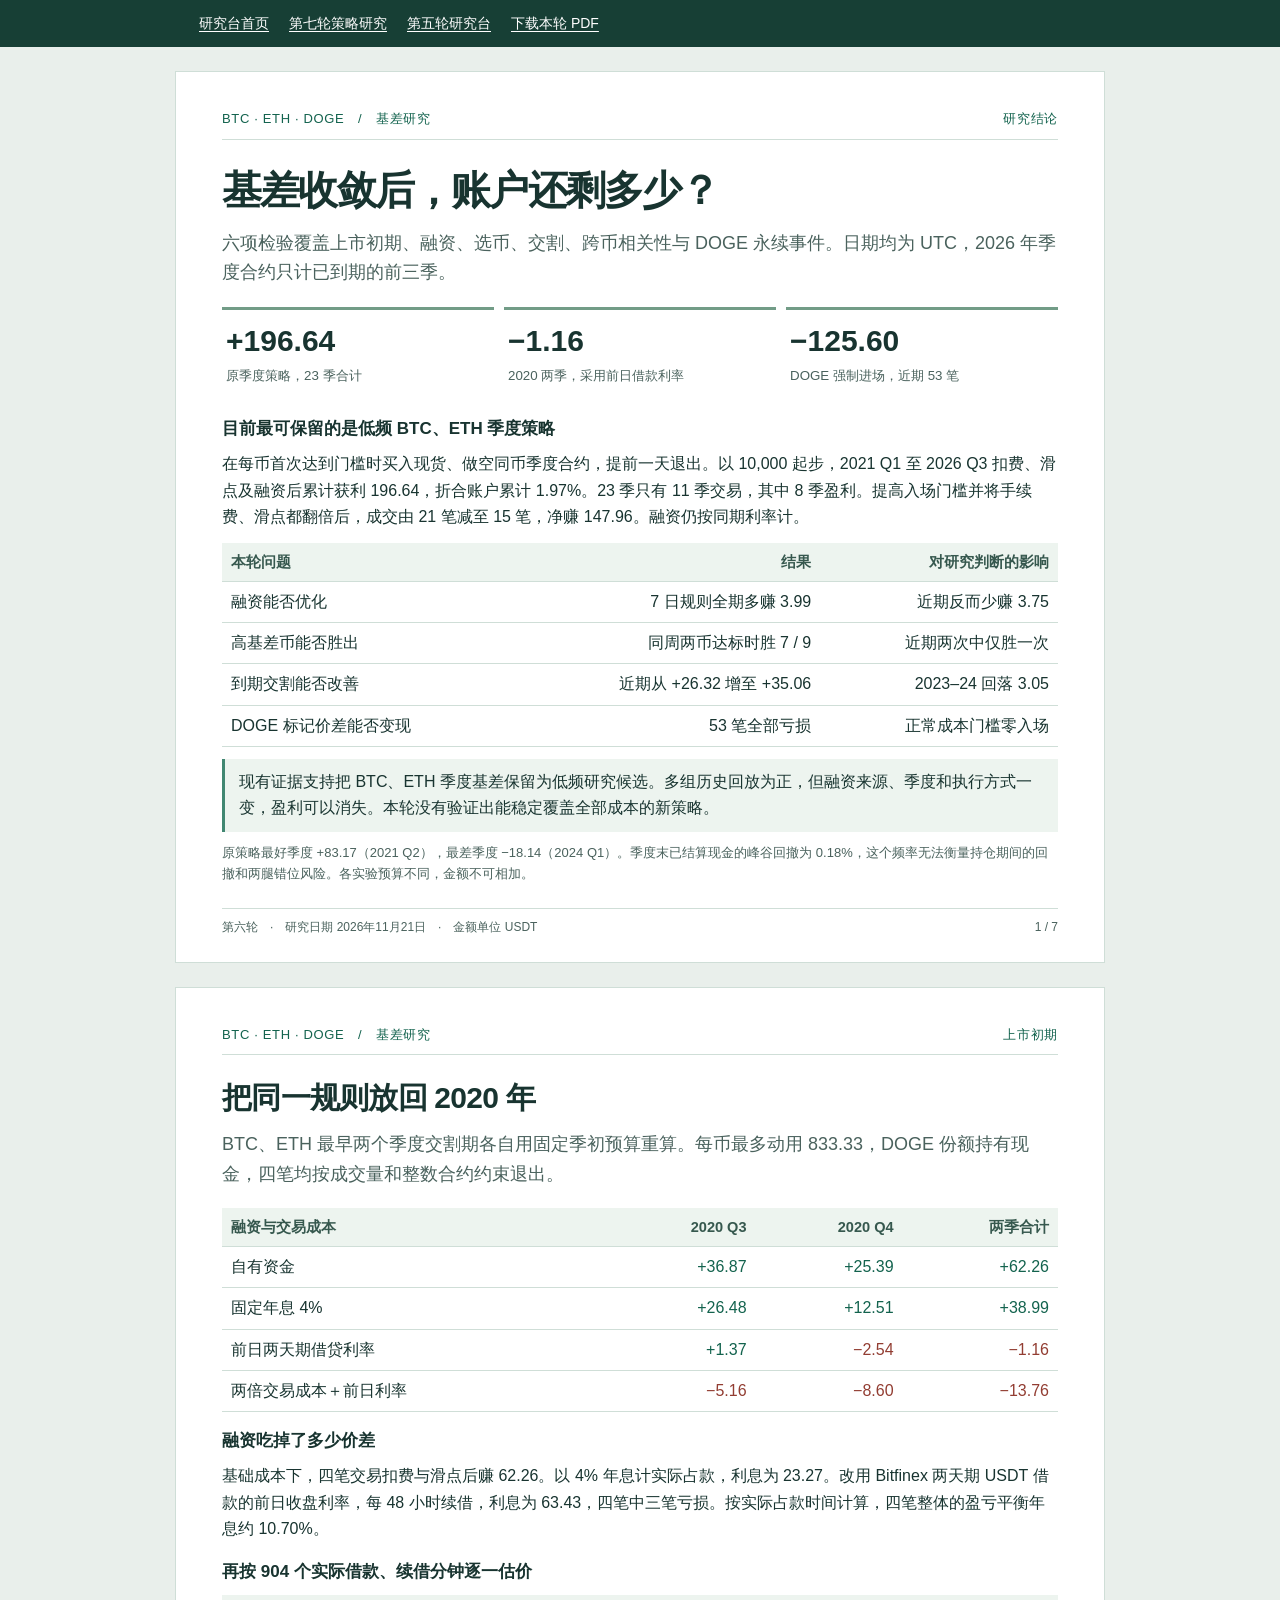
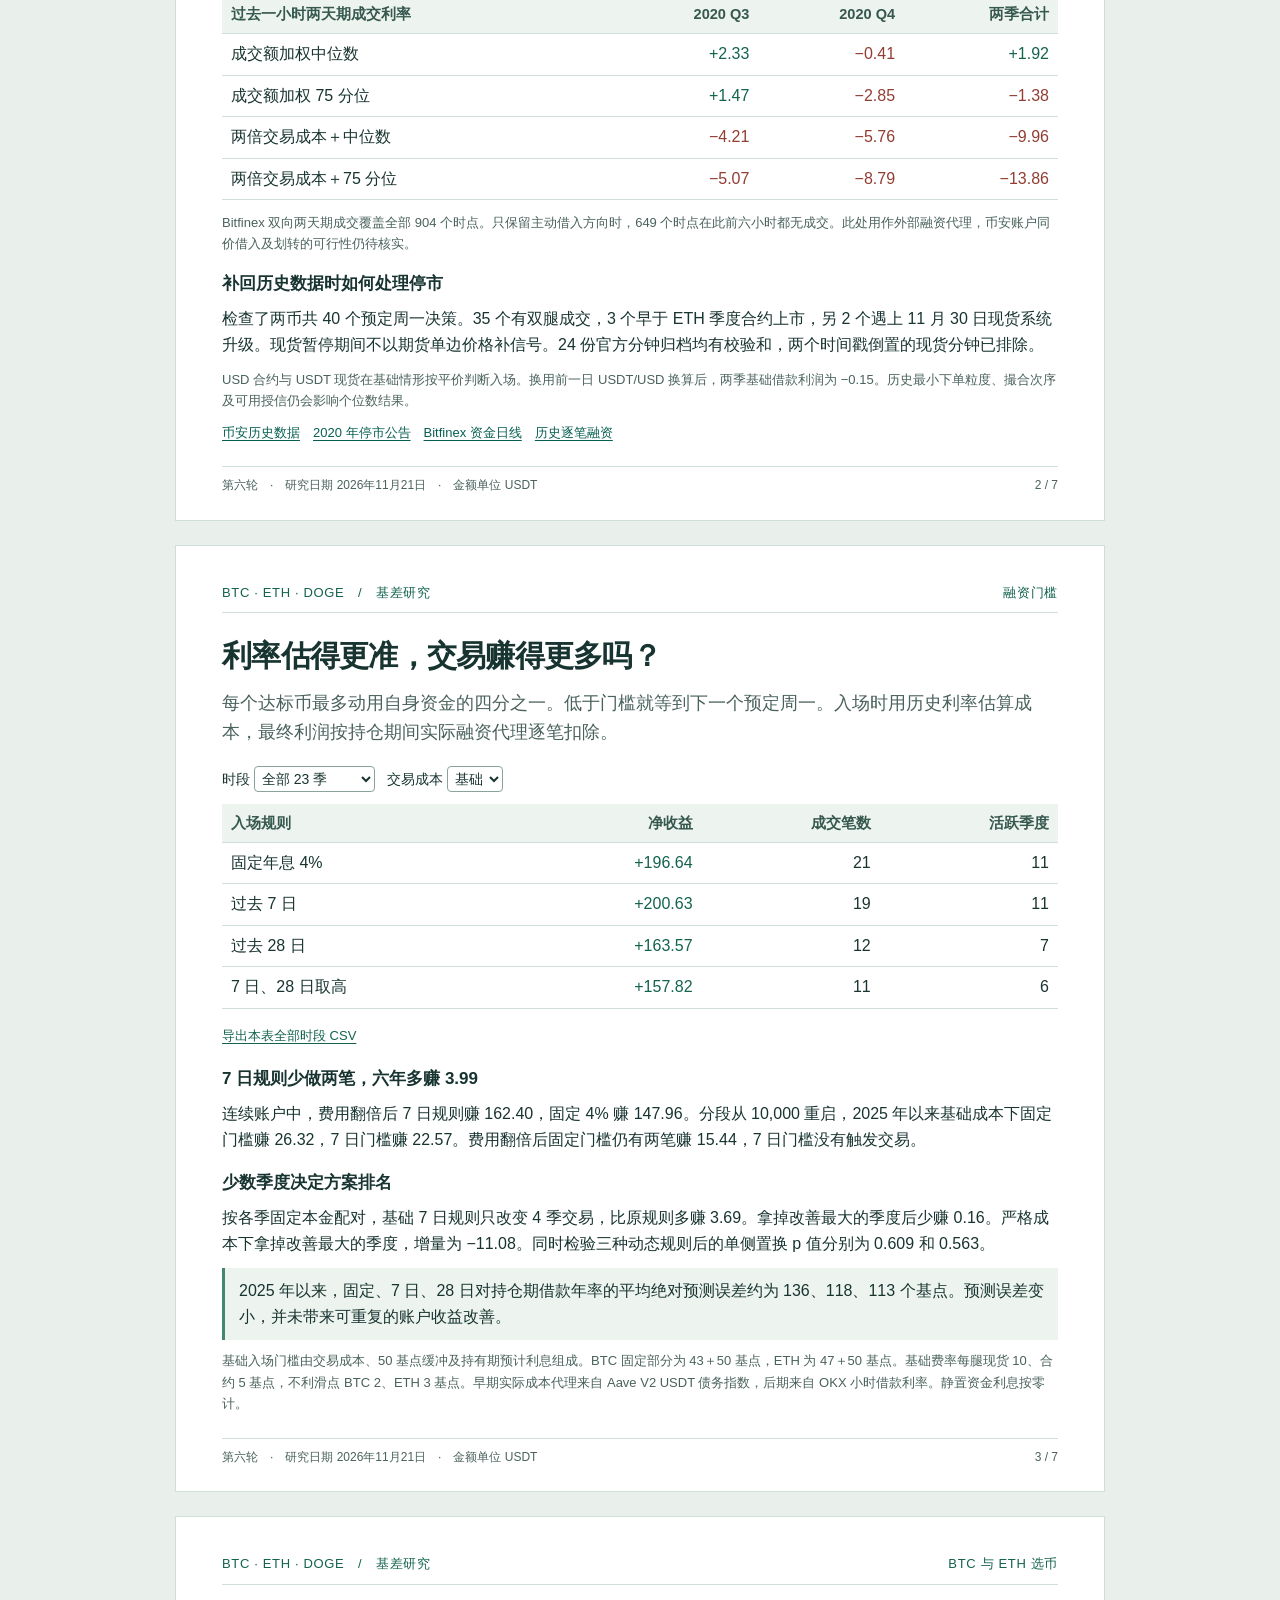
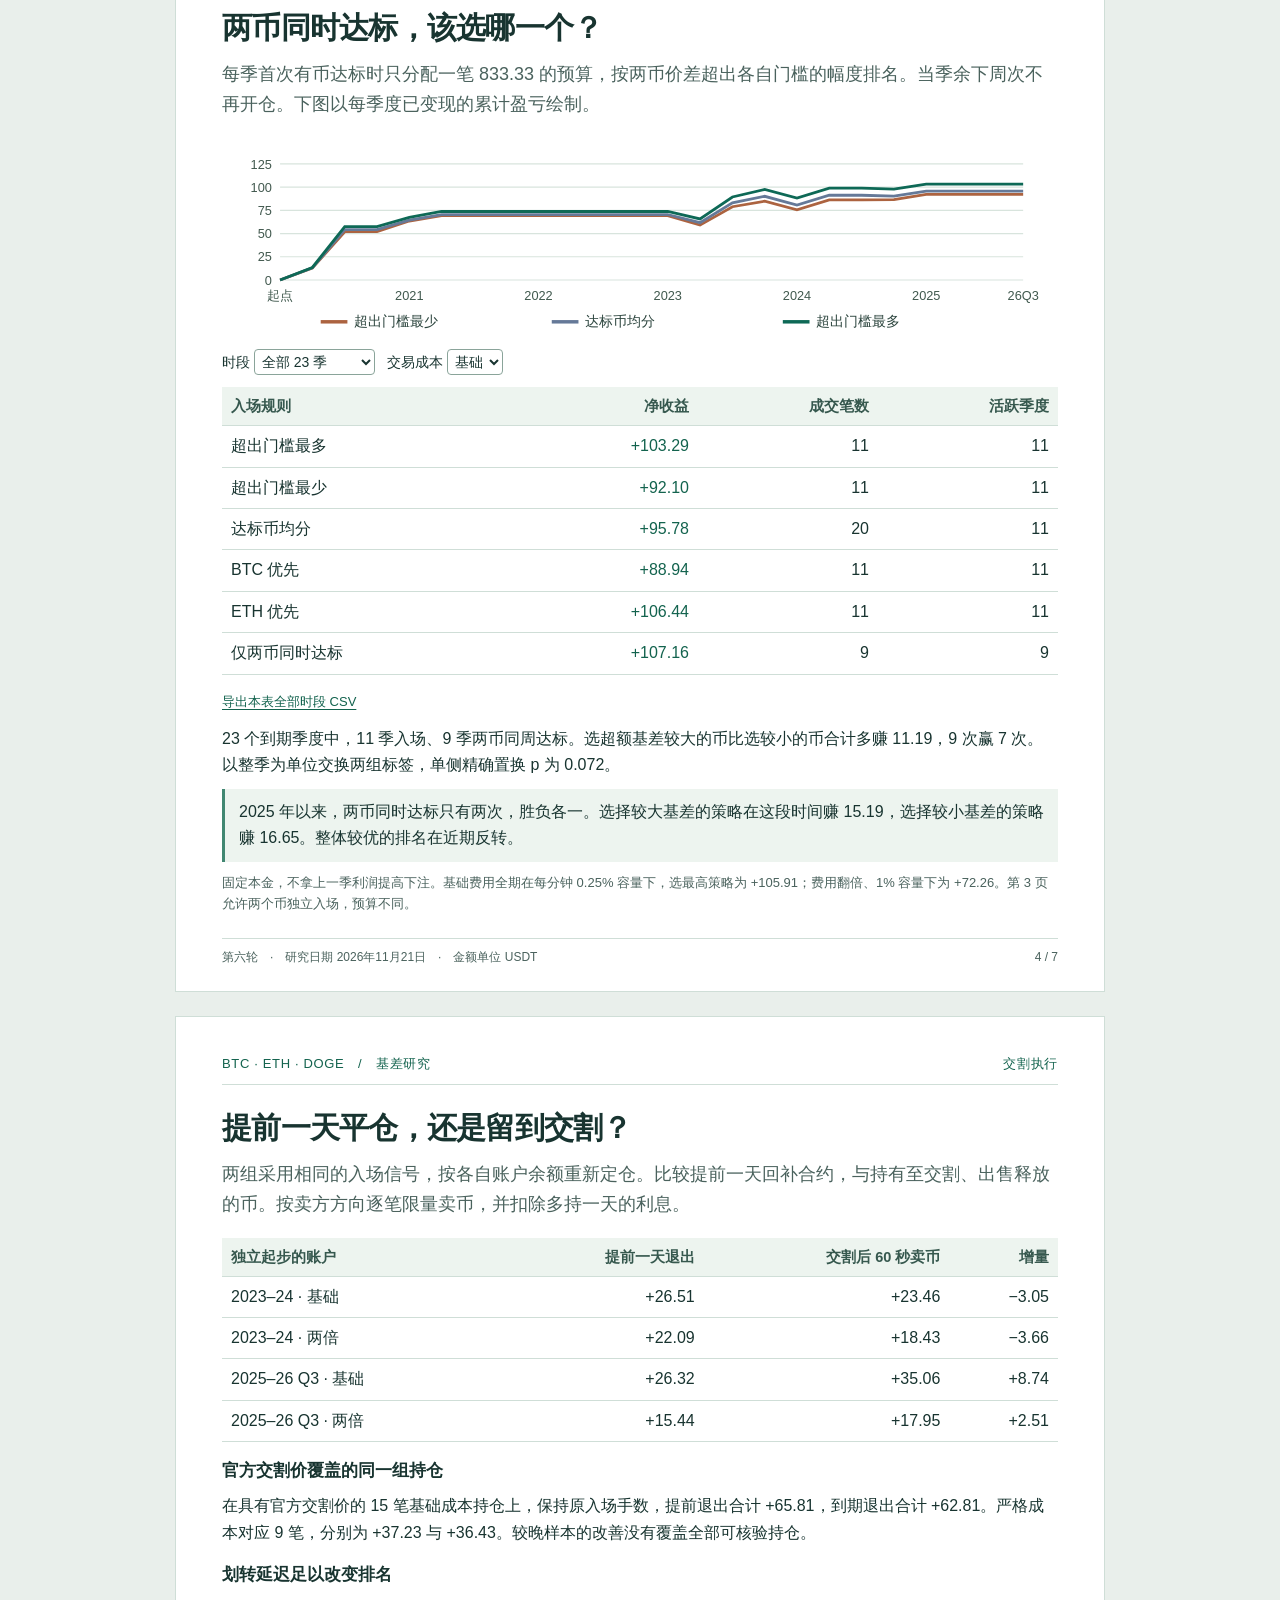
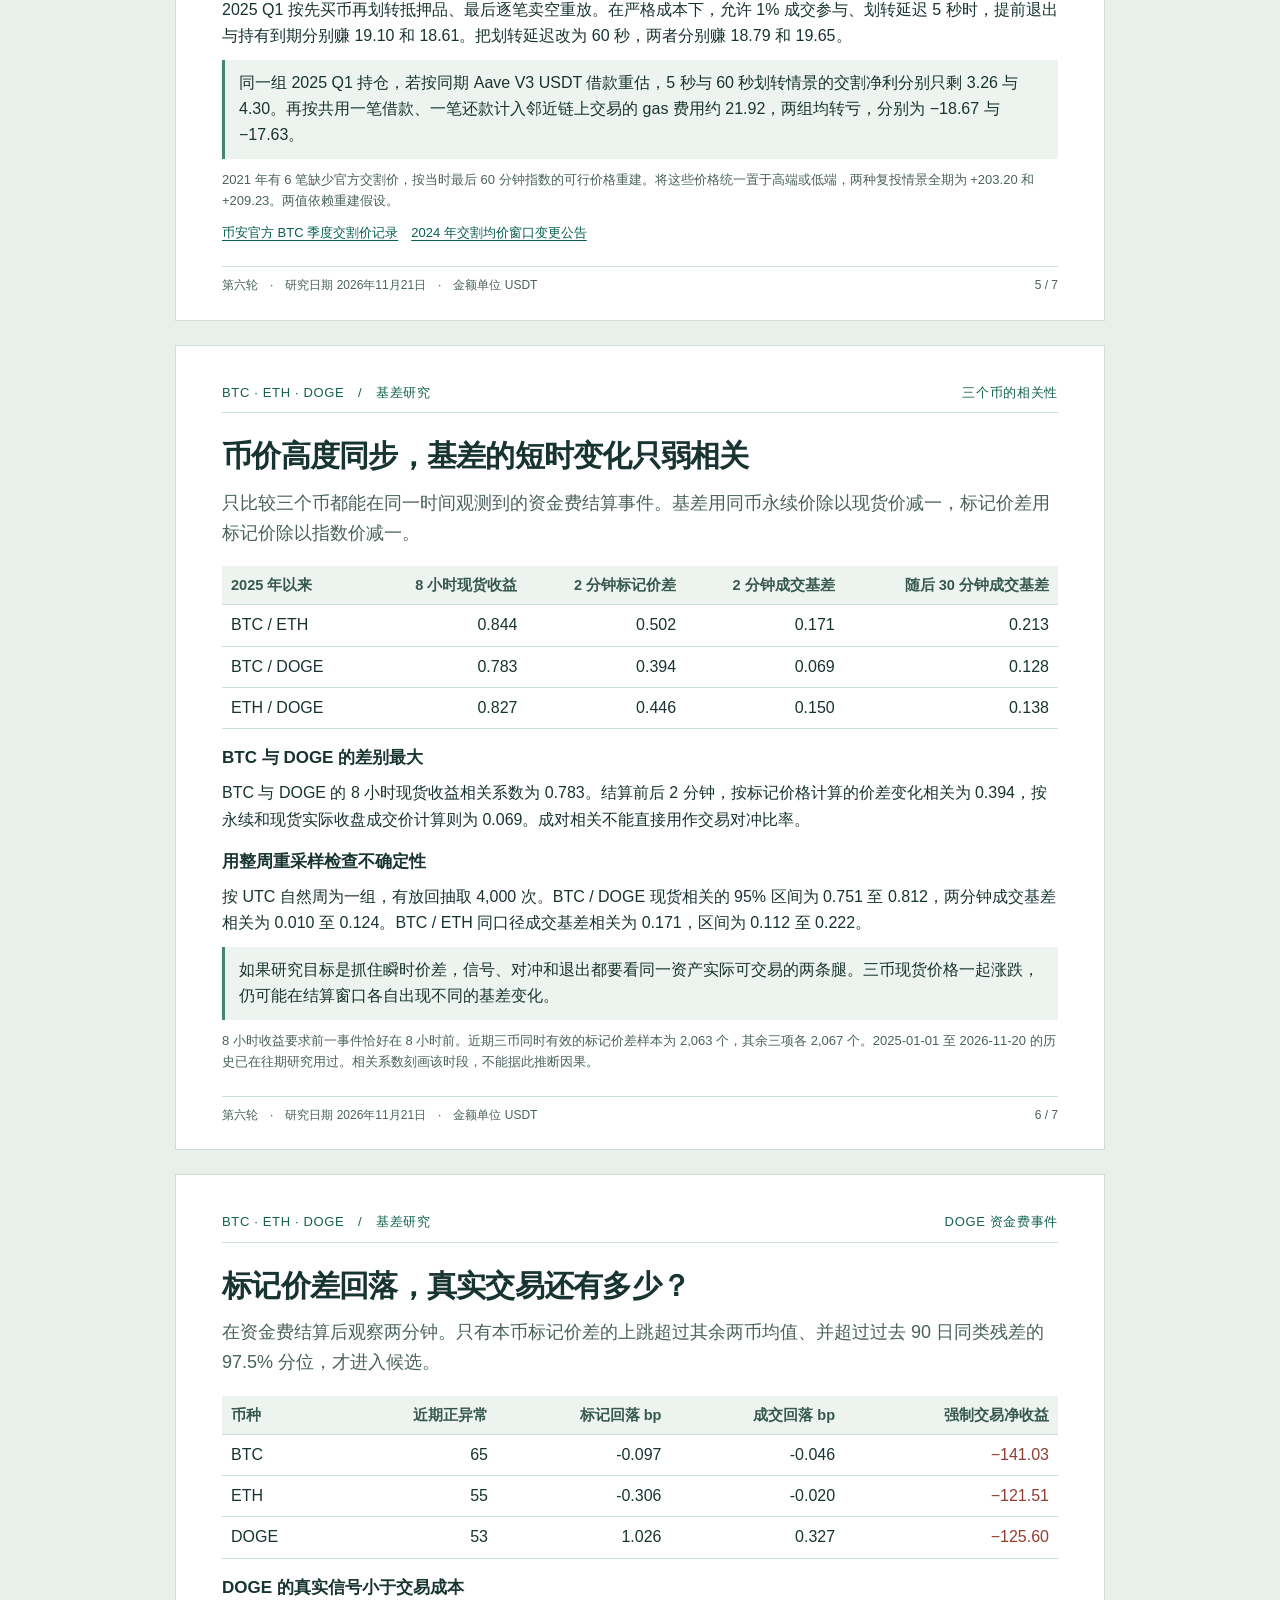
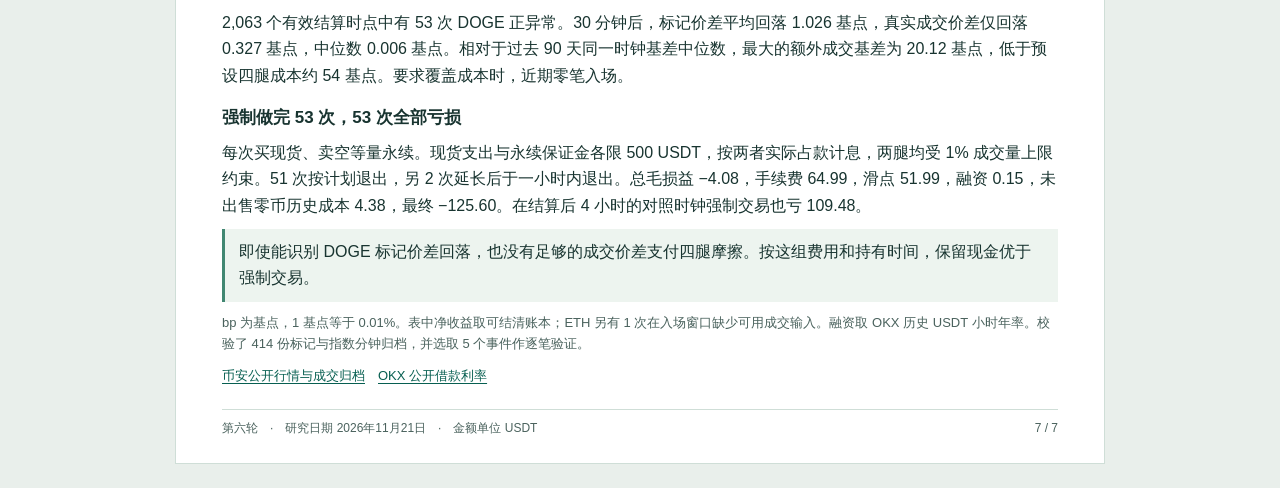
<file: basis6.html>
<!doctype html><html lang="zh-CN"><head><meta charset="utf-8"><meta name="viewport" content="width=device-width, initial-scale=1"><meta name="theme-color" content="#173f35"><title>第六轮基差策略研究 · BTC、ETH 与 DOGE</title><link rel="manifest" href="./manifest.webmanifest"><link rel="apple-touch-icon" href="./icons/app-192.png"><style>:root{color-scheme:light;--ink:#183430;--muted:#4a625d;--line:#cfded7;--green:#13634e;--red:#923d32;--paper:white}
*{box-sizing:border-box}body{margin:0;background:#e9efeb;color:var(--ink);font:16px/1.65 "Microsoft YaHei","PingFang SC",sans-serif}a{color:#075f51;text-underline-offset:3px}nav{background:#173f35;color:white}nav>div{max-width:930px;margin:auto;padding:12px 24px;display:flex;gap:20px;flex-wrap:wrap}nav a{font-size:14px;color:white}.sheet{max-width:930px;margin:24px auto;padding:36px 46px 24px;background:var(--paper);border:1px solid var(--line)}header{display:flex;align-items:center;justify-content:space-between;border-bottom:1px solid var(--line);padding-bottom:9px;color:var(--green);font-size:13px;letter-spacing:.05em}h1,h2,h3{margin:0;line-height:1.35}h1{font-size:40px;letter-spacing:-.045em}h2{font-size:30px;letter-spacing:-.025em}h3{font-size:17px;margin:18px 0 5px}.title{margin:23px 0 12px}.lead{color:var(--muted);font-size:18px;margin:0 0 18px}p{margin:10px 0}table{width:100%;border-collapse:collapse;font-variant-numeric:tabular-nums;margin:12px 0}th,td{text-align:right;padding:7px 9px;border-bottom:1px solid var(--line)}th{background:#edf4ef;font-size:.91em;color:#36584e}td:first-child,th:first-child{text-align:left}.neg{color:var(--red)}.pos{color:var(--green)}.note{border-left:3px solid #418772;background:#edf4ef;padding:10px 14px}.caption{font-size:13px;color:var(--muted)}.metrics{display:grid;grid-template-columns:repeat(3,1fr);gap:10px;margin:19px 0}.metric{border-top:3px solid #729c87;padding:12px 4px}.metric strong,.metric small{display:block}.metric strong{font-size:30px;line-height:1.25}.metric small{margin-top:6px;color:var(--muted)}footer{border-top:1px solid var(--line);padding-top:9px;margin-top:23px;color:var(--muted);display:flex;justify-content:space-between;gap:12px;font-size:12px}label{font-size:14px}select{font:inherit;background:white;border:1px solid #8aa49a;color:var(--ink);border-radius:4px;padding:3px}.filters{display:flex;gap:12px;flex-wrap:wrap;margin:10px 0}.chart{width:100%;height:auto;display:block}.chartwrap{padding:5px 0}button{cursor:pointer}ul{padding-left:22px}li+li{margin-top:5px}
@media(max-width:650px){.sheet{margin:10px 0;padding:22px 15px 16px;border-left:0;border-right:0}nav>div{padding:10px 15px;gap:15px}h1{font-size:32px}h2{font-size:25px}.lead{font-size:16px}.metrics{gap:5px}.metric strong{font-size:21px}.metric small{font-size:12px}table{font-size:13px}th,td{padding:7px 3px}header{font-size:11px}footer{font-size:11px}.chartwrap{margin:0 -4px}.caption{overflow-wrap:anywhere}}
@page{size:A4;margin:0}
@media print{body{background:white;font-size:11pt;line-height:1.6;-webkit-print-color-adjust:exact;print-color-adjust:exact}.screen{display:none!important}.sheet{height:297mm;width:210mm;max-width:none;margin:0;padding:16mm 16mm 12mm;border:0;display:flex;flex-direction:column;break-after:page}.sheet:last-of-type{break-after:auto}header{font-size:9pt}footer{margin-top:auto;font-size:8pt}.title{margin:8mm 0 4mm}h1{font-size:31pt}h2{font-size:24pt}h3{font-size:13pt;margin-top:5mm}.lead{font-size:13pt;margin-bottom:5mm}.caption{font-size:9pt}th,td{padding:2mm 2.8mm}nav{display:none}a{color:var(--green)}.note{padding:3mm 4mm}.metric strong{font-size:24pt}.metrics{margin:5mm 0}}
.printonly{display:none}@media print{.printonly{display:block}}
.download{padding:4px 0;color:var(--green);font:inherit;font-size:13px;background:none;border:0;text-decoration:underline;text-underline-offset:3px}
@media print{#p2 th,#p2 td{padding:1.1mm 2.8mm}#p2 h3{margin-top:3.5mm}#p2 table{margin:2mm 0}#p2 p{margin:2mm 0}}
</style></head><body><nav><div><a href="./">研究台首页</a><a href="./returns7.html">第七轮策略研究</a><a href="./basis.html">第五轮研究台</a><a href="./basis6.pdf">下载本轮 PDF</a></div></nav><section class="sheet" id="p1"><header><span>BTC · ETH · DOGE　/　基差研究</span><span>研究结论</span></header><main><h1 class="title">基差收敛后，账户还剩多少？</h1><p class="lead">六项检验覆盖上市初期、融资、选币、交割、跨币相关性与 DOGE 永续事件。日期均为 UTC，2026 年季度合约只计已到期的前三季。</p><div class="metrics"><div class="metric"><strong>+196.64</strong><small>原季度策略，23 季合计</small></div><div class="metric"><strong>−1.16</strong><small>2020 两季，采用前日借款利率</small></div><div class="metric"><strong>−125.60</strong><small>DOGE 强制进场，近期 53 笔</small></div></div><h3>目前最可保留的是低频 BTC、ETH 季度策略</h3><p>在每币首次达到门槛时买入现货、做空同币季度合约，提前一天退出。以 10,000 起步，2021 Q1 至 2026 Q3 扣费、滑点及融资后累计获利 196.64，折合账户累计 1.97%。23 季只有 11 季交易，其中 8 季盈利。提高入场门槛并将手续费、滑点都翻倍后，成交由 21 笔减至 15 笔，净赚 147.96。融资仍按同期利率计。</p><table><thead><tr><th>本轮问题</th><th>结果</th><th>对研究判断的影响</th></tr></thead><tbody><tr><td>融资能否优化</td><td>7 日规则全期多赚 3.99</td><td>近期反而少赚 3.75</td></tr><tr><td>高基差币能否胜出</td><td>同周两币达标时胜 7 / 9</td><td>近期两次中仅胜一次</td></tr><tr><td>到期交割能否改善</td><td>近期从 +26.32 增至 +35.06</td><td>2023–24 回落 3.05</td></tr><tr><td>DOGE 标记价差能否变现</td><td>53 笔全部亏损</td><td>正常成本门槛零入场</td></tr></tbody></table><p class="note">现有证据支持把 BTC、ETH 季度基差保留为低频研究候选。多组历史回放为正，但融资来源、季度和执行方式一变，盈利可以消失。本轮没有验证出能稳定覆盖全部成本的新策略。</p><p class="caption">原策略最好季度 +83.17（2021 Q2），最差季度 −18.14（2024 Q1）。季度末已结算现金的峰谷回撤为 0.18%，这个频率无法衡量持仓期间的回撤和两腿错位风险。各实验预算不同，金额不可相加。</p></main><footer><span>第六轮　·　研究日期 2026年11月21日　·　金额单位 USDT</span><span>1 / 7</span></footer></section><section class="sheet" id="p2"><header><span>BTC · ETH · DOGE　/　基差研究</span><span>上市初期</span></header><main><h2 class="title">把同一规则放回 2020 年</h2><p class="lead">BTC、ETH 最早两个季度交割期各自用固定季初预算重算。每币最多动用 833.33，DOGE 份额持有现金，四笔均按成交量和整数合约约束退出。</p><table><thead><tr><th>融资与交易成本</th><th>2020 Q3</th><th>2020 Q4</th><th>两季合计</th></tr></thead><tbody><tr><td>自有资金</td><td><span class="pos">+36.87</span></td><td><span class="pos">+25.39</span></td><td><span class="pos">+62.26</span></td></tr><tr><td>固定年息 4%</td><td><span class="pos">+26.48</span></td><td><span class="pos">+12.51</span></td><td><span class="pos">+38.99</span></td></tr><tr><td>前日两天期借贷利率</td><td><span class="pos">+1.37</span></td><td><span class="neg">−2.54</span></td><td><span class="neg">−1.16</span></td></tr><tr><td>两倍交易成本＋前日利率</td><td><span class="neg">−5.16</span></td><td><span class="neg">−8.60</span></td><td><span class="neg">−13.76</span></td></tr></tbody></table><h3>融资吃掉了多少价差</h3><p>基础成本下，四笔交易扣费与滑点后赚 62.26。以 4% 年息计实际占款，利息为 23.27。改用 Bitfinex 两天期 USDT 借款的前日收盘利率，每 48 小时续借，利息为 63.43，四笔中三笔亏损。按实际占款时间计算，四笔整体的盈亏平衡年息约 10.70%。</p><h3>再按 904 个实际借款、续借分钟逐一估价</h3><table><thead><tr><th>过去一小时两天期成交利率</th><th>2020 Q3</th><th>2020 Q4</th><th>两季合计</th></tr></thead><tbody><tr><td>成交额加权中位数</td><td><span class="pos">+2.33</span></td><td><span class="neg">−0.41</span></td><td><span class="pos">+1.92</span></td></tr><tr><td>成交额加权 75 分位</td><td><span class="pos">+1.47</span></td><td><span class="neg">−2.85</span></td><td><span class="neg">−1.38</span></td></tr><tr><td>两倍交易成本＋中位数</td><td><span class="neg">−4.21</span></td><td><span class="neg">−5.76</span></td><td><span class="neg">−9.96</span></td></tr><tr><td>两倍交易成本＋75 分位</td><td><span class="neg">−5.07</span></td><td><span class="neg">−8.79</span></td><td><span class="neg">−13.86</span></td></tr></tbody></table><p class="caption">Bitfinex 双向两天期成交覆盖全部 904 个时点。只保留主动借入方向时，649 个时点在此前六小时都无成交。此处用作外部融资代理，币安账户同价借入及划转的可行性仍待核实。</p><h3>补回历史数据时如何处理停市</h3><p>检查了两币共 40 个预定周一决策。35 个有双腿成交，3 个早于 ETH 季度合约上市，另 2 个遇上 11 月 30 日现货系统升级。现货暂停期间不以期货单边价格补信号。24 份官方分钟归档均有校验和，两个时间戳倒置的现货分钟已排除。</p><p class="caption">USD 合约与 USDT 现货在基础情形按平价判断入场。换用前一日 USDT/USD 换算后，两季基础借款利润为 −0.15。历史最小下单粒度、撮合次序及可用授信仍会影响个位数结果。</p><p class="caption"><a href="https://github.com/binance/binance-public-data">币安历史数据</a>　<a href="https://www.binance.com/en/support/announcement/detail/f5e4c4bca0e440e8b832494faf74016e">2020 年停市公告</a>　<a href="https://docs.bitfinex.com/reference/rest-public-candles">Bitfinex 资金日线</a>　<a href="https://docs.bitfinex.com/reference/rest-public-trades">历史逐笔融资</a></p></main><footer><span>第六轮　·　研究日期 2026年11月21日　·　金额单位 USDT</span><span>2 / 7</span></footer></section><section class="sheet" id="p3"><header><span>BTC · ETH · DOGE　/　基差研究</span><span>融资门槛</span></header><main><h2 class="title">利率估得更准，交易赚得更多吗？</h2><p class="lead">每个达标币最多动用自身资金的四分之一。低于门槛就等到下一个预定周一。入场时用历史利率估算成本，最终利润按持仓期间实际融资代理逐笔扣除。</p><div class="interactive" data-set="fin"><p class="printonly caption">全期 23 季 · 基础交易成本 · 每分钟最多占两腿可见成交量的 1%</p><div class="screen filters"><label>时段 <select name="period"><option value="continuous">全部 23 季</option><option value="early">2021–2022</option><option value="development">2023–2024</option><option value="recent">2025–2026 Q3</option></select></label><label>交易成本 <select name="cost"><option value="1">基础</option><option value="2">两倍</option></select></label></div><table><thead><tr><th>入场规则</th><th>净收益</th><th>成交笔数</th><th>活跃季度</th></tr></thead><tbody><tr><td>固定年息 4%</td><td><span class="pos">+196.64</span></td><td>21</td><td>11</td></tr><tr><td>过去 7 日</td><td><span class="pos">+200.63</span></td><td>19</td><td>11</td></tr><tr><td>过去 28 日</td><td><span class="pos">+163.57</span></td><td>12</td><td>7</td></tr><tr><td>7 日、28 日取高</td><td><span class="pos">+157.82</span></td><td>11</td><td>6</td></tr></tbody></table><button type="button" class="screen download">导出本表全部时段 CSV</button></div><h3>7 日规则少做两笔，六年多赚 3.99</h3><p>连续账户中，费用翻倍后 7 日规则赚 162.40，固定 4% 赚 147.96。分段从 10,000 重启，2025 年以来基础成本下固定门槛赚 26.32，7 日门槛赚 22.57。费用翻倍后固定门槛仍有两笔赚 15.44，7 日门槛没有触发交易。</p><h3>少数季度决定方案排名</h3><p>按各季固定本金配对，基础 7 日规则只改变 4 季交易，比原规则多赚 3.69。拿掉改善最大的季度后少赚 0.16。严格成本下拿掉改善最大的季度，增量为 −11.08。同时检验三种动态规则后的单侧置换 p 值分别为 0.609 和 0.563。</p><p class="note">2025 年以来，固定、7 日、28 日对持仓期借款年率的平均绝对预测误差约为 136、118、113 个基点。预测误差变小，并未带来可重复的账户收益改善。</p><p class="caption">基础入场门槛由交易成本、50 基点缓冲及持有期预计利息组成。BTC 固定部分为 43＋50 基点，ETH 为 47＋50 基点。基础费率每腿现货 10、合约 5 基点，不利滑点 BTC 2、ETH 3 基点。早期实际成本代理来自 Aave V2 USDT 债务指数，后期来自 OKX 小时借款利率。静置资金利息按零计。</p></main><footer><span>第六轮　·　研究日期 2026年11月21日　·　金额单位 USDT</span><span>3 / 7</span></footer></section><section class="sheet" id="p4"><header><span>BTC · ETH · DOGE　/　基差研究</span><span>BTC 与 ETH 选币</span></header><main><h2 class="title">两币同时达标，该选哪一个？</h2><p class="lead">每季首次有币达标时只分配一笔 833.33 的预算，按两币价差超出各自门槛的幅度排名。当季余下周次不再开仓。下图以每季度已变现的累计盈亏绘制。</p><div class="chartwrap"><svg class="chart" role="img" aria-label="按季度累计净收益，三种同预算选币策略" viewBox="0 0 720 165" xmlns="http://www.w3.org/2000/svg"><path d="M50 118.00H690" fill="none" stroke="#d8e4dd"/><text x="43" y="122.00" text-anchor="end" font-size="11" fill="#42594f">0</text><path d="M50 98.00H690" fill="none" stroke="#d8e4dd"/><text x="43" y="102.00" text-anchor="end" font-size="11" fill="#42594f">25</text><path d="M50 78.00H690" fill="none" stroke="#d8e4dd"/><text x="43" y="82.00" text-anchor="end" font-size="11" fill="#42594f">50</text><path d="M50 58.00H690" fill="none" stroke="#d8e4dd"/><text x="43" y="62.00" text-anchor="end" font-size="11" fill="#42594f">75</text><path d="M50 38.00H690" fill="none" stroke="#d8e4dd"/><text x="43" y="42.00" text-anchor="end" font-size="11" fill="#42594f">100</text><path d="M50 18.00H690" fill="none" stroke="#d8e4dd"/><text x="43" y="22.00" text-anchor="end" font-size="11" fill="#42594f">125</text><polyline points="50.0,118.0 77.8,107.8 105.7,76.4 133.5,76.4 161.3,67.2 189.1,62.6 217.0,62.6 244.8,62.6 272.6,62.6 300.4,62.6 328.3,62.6 356.1,62.6 383.9,62.6 411.7,70.7 439.6,54.9 467.4,50.1 495.2,57.6 523.0,49.0 550.9,49.0 578.7,48.7 606.5,44.3 634.3,44.3 662.2,44.3 690.0,44.3" fill="none" stroke="#ac6340" stroke-width="2.4"/><polyline points="50.0,118.0 77.8,107.5 105.7,74.6 133.5,74.6 161.3,66.4 189.1,61.6 217.0,61.6 244.8,61.6 272.6,61.6 300.4,61.6 328.3,61.6 356.1,61.6 383.9,61.6 411.7,68.6 439.6,51.6 467.4,45.9 495.2,53.4 523.0,45.0 550.9,45.0 578.7,45.8 606.5,41.4 634.3,41.4 662.2,41.4 690.0,41.4" fill="none" stroke="#657998" stroke-width="2.4"/><polyline points="50.0,118.0 77.8,107.2 105.7,72.0 133.5,72.0 161.3,64.1 189.1,59.0 217.0,59.0 244.8,59.0 272.6,59.0 300.4,59.0 328.3,59.0 356.1,59.0 383.9,59.0 411.7,65.4 439.6,46.5 467.4,40.0 495.2,47.5 523.0,38.8 550.9,38.8 578.7,39.8 606.5,35.4 634.3,35.4 662.2,35.4 690.0,35.4" fill="none" stroke="#0e6956" stroke-width="2.4"/><text x="50.0" y="135" text-anchor="middle" fill="#40594e" font-size="11">起点</text><text x="161.30434782608694" y="135" text-anchor="middle" fill="#40594e" font-size="11">2021</text><text x="272.6086956521739" y="135" text-anchor="middle" fill="#40594e" font-size="11">2022</text><text x="383.9130434782609" y="135" text-anchor="middle" fill="#40594e" font-size="11">2023</text><text x="495.2173913043478" y="135" text-anchor="middle" fill="#40594e" font-size="11">2024</text><text x="606.5217391304348" y="135" text-anchor="middle" fill="#40594e" font-size="11">2025</text><text x="690.0" y="135" text-anchor="middle" fill="#40594e" font-size="11">26Q3</text><path d="M85 154h23" stroke="#ac6340" stroke-width="3"/><text x="114" y="158" fill="#2b443d" font-size="12">超出门槛最少</text><path d="M284 154h23" stroke="#657998" stroke-width="3"/><text x="313" y="158" fill="#2b443d" font-size="12">达标币均分</text><path d="M483 154h23" stroke="#0e6956" stroke-width="3"/><text x="512" y="158" fill="#2b443d" font-size="12">超出门槛最多</text></svg></div><div class="interactive" data-set="sel"><p class="printonly caption">全期 23 季 · 基础交易成本 · 每分钟最多占两腿可见成交量的 1%</p><div class="screen filters"><label>时段 <select name="period"><option value="continuous">全部 23 季</option><option value="early">2021–2022</option><option value="development">2023–2024</option><option value="recent">2025–2026 Q3</option></select></label><label>交易成本 <select name="cost"><option value="1">基础</option><option value="2">两倍</option></select></label></div><table><thead><tr><th>入场规则</th><th>净收益</th><th>成交笔数</th><th>活跃季度</th></tr></thead><tbody><tr><td>超出门槛最多</td><td><span class="pos">+103.29</span></td><td>11</td><td>11</td></tr><tr><td>超出门槛最少</td><td><span class="pos">+92.10</span></td><td>11</td><td>11</td></tr><tr><td>达标币均分</td><td><span class="pos">+95.78</span></td><td>20</td><td>11</td></tr><tr><td>BTC 优先</td><td><span class="pos">+88.94</span></td><td>11</td><td>11</td></tr><tr><td>ETH 优先</td><td><span class="pos">+106.44</span></td><td>11</td><td>11</td></tr><tr><td>仅两币同时达标</td><td><span class="pos">+107.16</span></td><td>9</td><td>9</td></tr></tbody></table><button type="button" class="screen download">导出本表全部时段 CSV</button></div><p>23 个到期季度中，11 季入场、9 季两币同周达标。选超额基差较大的币比选较小的币合计多赚 11.19，9 次赢 7 次。以整季为单位交换两组标签，单侧精确置换 p 为 0.072。</p><p class="note">2025 年以来，两币同时达标只有两次，胜负各一。选择较大基差的策略在这段时间赚 15.19，选择较小基差的策略赚 16.65。整体较优的排名在近期反转。</p><p class="caption">固定本金，不拿上一季利润提高下注。基础费用全期在每分钟 0.25% 容量下，选最高策略为 +105.91；费用翻倍、1% 容量下为 +72.26。第 3 页允许两个币独立入场，预算不同。</p></main><footer><span>第六轮　·　研究日期 2026年11月21日　·　金额单位 USDT</span><span>4 / 7</span></footer></section><section class="sheet" id="p5"><header><span>BTC · ETH · DOGE　/　基差研究</span><span>交割执行</span></header><main><h2 class="title">提前一天平仓，还是留到交割？</h2><p class="lead">两组采用相同的入场信号，按各自账户余额重新定仓。比较提前一天回补合约，与持有至交割、出售释放的币。按卖方方向逐笔限量卖币，并扣除多持一天的利息。</p><table><thead><tr><th>独立起步的账户</th><th>提前一天退出</th><th>交割后 60 秒卖币</th><th>增量</th></tr></thead><tbody><tr><td>2023–24 · 基础</td><td>+26.51</td><td>+23.46</td><td>−3.05</td></tr><tr><td>2023–24 · 两倍</td><td>+22.09</td><td>+18.43</td><td>−3.66</td></tr><tr><td>2025–26 Q3 · 基础</td><td>+26.32</td><td>+35.06</td><td>+8.74</td></tr><tr><td>2025–26 Q3 · 两倍</td><td>+15.44</td><td>+17.95</td><td>+2.51</td></tr></tbody></table><h3>官方交割价覆盖的同一组持仓</h3><p>在具有官方交割价的 15 笔基础成本持仓上，保持原入场手数，提前退出合计 +65.81，到期退出合计 +62.81。严格成本对应 9 笔，分别为 +37.23 与 +36.43。较晚样本的改善没有覆盖全部可核验持仓。</p><h3>划转延迟足以改变排名</h3><p>2025 Q1 按先买币再划转抵押品、最后逐笔卖空重放。在严格成本下，允许 1% 成交参与、划转延迟 5 秒时，提前退出与持有到期分别赚 19.10 和 18.61。把划转延迟改为 60 秒，两者分别赚 18.79 和 19.65。</p><p class="note">同一组 2025 Q1 持仓，若按同期 Aave V3 USDT 借款重估，5 秒与 60 秒划转情景的交割净利分别只剩 3.26 与 4.30。再按共用一笔借款、一笔还款计入邻近链上交易的 gas 费用约 21.92，两组均转亏，分别为 −18.67 与 −17.63。</p><p class="caption">2021 年有 6 笔缺少官方交割价，按当时最后 60 分钟指数的可行价格重建。将这些价格统一置于高端或低端，两种复投情景全期为 +203.20 和 +209.23。两值依赖重建假设。</p><p class="caption"><a href="https://dapi.binance.com/futures/data/delivery-price?pair=BTCUSD">币安官方 BTC 季度交割价记录</a>　<a href="https://www.binance.com/en-AE/support/announcement/detail/4bcabddf0e81423ebca242e185bf157d">2024 年交割均价窗口变更公告</a></p></main><footer><span>第六轮　·　研究日期 2026年11月21日　·　金额单位 USDT</span><span>5 / 7</span></footer></section><section class="sheet" id="p6"><header><span>BTC · ETH · DOGE　/　基差研究</span><span>三个币的相关性</span></header><main><h2 class="title">币价高度同步，基差的短时变化只弱相关</h2><p class="lead">只比较三个币都能在同一时间观测到的资金费结算事件。基差用同币永续价除以现货价减一，标记价差用标记价除以指数价减一。</p><table><thead><tr><th>2025 年以来</th><th>8 小时现货收益</th><th>2 分钟标记价差</th><th>2 分钟成交基差</th><th>随后 30 分钟成交基差</th></tr></thead><tbody><tr><td>BTC / ETH</td><td>0.844</td><td>0.502</td><td>0.171</td><td>0.213</td></tr><tr><td>BTC / DOGE</td><td>0.783</td><td>0.394</td><td>0.069</td><td>0.128</td></tr><tr><td>ETH / DOGE</td><td>0.827</td><td>0.446</td><td>0.150</td><td>0.138</td></tr></tbody></table><h3>BTC 与 DOGE 的差别最大</h3><p>BTC 与 DOGE 的 8 小时现货收益相关系数为 0.783。结算前后 2 分钟，按标记价格计算的价差变化相关为 0.394，按永续和现货实际收盘成交价计算则为 0.069。成对相关不能直接用作交易对冲比率。</p><h3>用整周重采样检查不确定性</h3><p>按 UTC 自然周为一组，有放回抽取 4,000 次。BTC / DOGE 现货相关的 95% 区间为 0.751 至 0.812，两分钟成交基差相关为 0.010 至 0.124。BTC / ETH 同口径成交基差相关为 0.171，区间为 0.112 至 0.222。</p><p class="note">如果研究目标是抓住瞬时价差，信号、对冲和退出都要看同一资产实际可交易的两条腿。三币现货价格一起涨跌，仍可能在结算窗口各自出现不同的基差变化。</p><p class="caption">8 小时收益要求前一事件恰好在 8 小时前。近期三币同时有效的标记价差样本为 2,063 个，其余三项各 2,067 个。2025-01-01 至 2026-11-20 的历史已在往期研究用过。相关系数刻画该时段，不能据此推断因果。</p></main><footer><span>第六轮　·　研究日期 2026年11月21日　·　金额单位 USDT</span><span>6 / 7</span></footer></section><section class="sheet" id="p7"><header><span>BTC · ETH · DOGE　/　基差研究</span><span>DOGE 资金费事件</span></header><main><h2 class="title">标记价差回落，真实交易还有多少？</h2><p class="lead">在资金费结算后观察两分钟。只有本币标记价差的上跳超过其余两币均值、并超过过去 90 日同类残差的 97.5% 分位，才进入候选。</p><table><thead><tr><th>币种</th><th>近期正异常</th><th>标记回落 bp</th><th>成交回落 bp</th><th>强制交易净收益</th></tr></thead><tbody><tr><td>BTC</td><td>65</td><td>-0.097</td><td>-0.046</td><td><span class="neg">−141.03</span></td></tr><tr><td>ETH</td><td>55</td><td>-0.306</td><td>-0.020</td><td><span class="neg">−121.51</span></td></tr><tr><td>DOGE</td><td>53</td><td>1.026</td><td>0.327</td><td><span class="neg">−125.60</span></td></tr></tbody></table><h3>DOGE 的真实信号小于交易成本</h3><p>2,063 个有效结算时点中有 53 次 DOGE 正异常。30 分钟后，标记价差平均回落 1.026 基点，真实成交价差仅回落 0.327 基点，中位数 0.006 基点。相对于过去 90 天同一时钟基差中位数，最大的额外成交基差为 20.12 基点，低于预设四腿成本约 54 基点。要求覆盖成本时，近期零笔入场。</p><h3>强制做完 53 次，53 次全部亏损</h3><p>每次买现货、卖空等量永续。现货支出与永续保证金各限 500 USDT，按两者实际占款计息，两腿均受 1% 成交量上限约束。51 次按计划退出，另 2 次延长后于一小时内退出。总毛损益 −4.08，手续费 64.99，滑点 51.99，融资 0.15，未出售零币历史成本 4.38，最终 −125.60。在结算后 4 小时的对照时钟强制交易也亏 109.48。</p><p class="note">即使能识别 DOGE 标记价差回落，也没有足够的成交价差支付四腿摩擦。按这组费用和持有时间，保留现金优于强制交易。</p><p class="caption">bp 为基点，1 基点等于 0.01%。表中净收益取可结清账本；ETH 另有 1 次在入场窗口缺少可用成交输入。融资取 OKX 历史 USDT 小时年率。校验了 414 份标记与指数分钟归档，并选取 5 个事件作逐笔验证。</p><p class="caption"><a href="https://github.com/binance/binance-public-data">币安公开行情与成交归档</a>　<a href="https://www.okx.com/docs-v5/en/#financial-product-simple-earn-flexible-get-public-borrow-history-public">OKX 公开借款利率</a></p></main><footer><span>第六轮　·　研究日期 2026年11月21日　·　金额单位 USDT</span><span>7 / 7</span></footer></section><script>const reports={"fin":[{"cost":1,"period":"continuous","label":"固定年息 4%","net":196.6436,"trades":21,"active":11},{"cost":1,"period":"continuous","label":"过去 7 日","net":200.6255,"trades":19,"active":11},{"cost":1,"period":"continuous","label":"过去 28 日","net":163.5707,"trades":12,"active":7},{"cost":1,"period":"continuous","label":"7 日、28 日取高","net":157.8191,"trades":11,"active":6},{"cost":1,"period":"early","label":"固定年息 4%","net":143.3928,"trades":8,"active":4},{"cost":1,"period":"early","label":"过去 7 日","net":143.3928,"trades":8,"active":4},{"cost":1,"period":"early","label":"过去 28 日","net":130.8358,"trades":6,"active":3},{"cost":1,"period":"early","label":"7 日、28 日取高","net":130.8358,"trades":6,"active":3},{"cost":1,"period":"development","label":"固定年息 4%","net":26.508,"trades":8,"active":4},{"cost":1,"period":"development","label":"过去 7 日","net":33.9741,"trades":8,"active":5},{"cost":1,"period":"development","label":"过去 28 日","net":10.5152,"trades":4,"active":3},{"cost":1,"period":"development","label":"7 日、28 日取高","net":4.7636,"trades":3,"active":2},{"cost":1,"period":"recent","label":"固定年息 4%","net":26.3233,"trades":5,"active":3},{"cost":1,"period":"recent","label":"过去 7 日","net":22.5665,"trades":3,"active":2},{"cost":1,"period":"recent","label":"过去 28 日","net":21.7341,"trades":2,"active":1},{"cost":1,"period":"recent","label":"7 日、28 日取高","net":21.7341,"trades":2,"active":1},{"cost":2,"period":"continuous","label":"固定年息 4%","net":147.9574,"trades":15,"active":8},{"cost":2,"period":"continuous","label":"过去 7 日","net":162.3989,"trades":10,"active":5},{"cost":2,"period":"continuous","label":"过去 28 日","net":141.0267,"trades":10,"active":5},{"cost":2,"period":"continuous","label":"7 日、28 日取高","net":125.4656,"trades":8,"active":4},{"cost":2,"period":"early","label":"固定年息 4%","net":110.7231,"trades":6,"active":3},{"cost":2,"period":"early","label":"过去 7 日","net":110.7231,"trades":6,"active":3},{"cost":2,"period":"early","label":"过去 28 日","net":110.7231,"trades":6,"active":3},{"cost":2,"period":"early","label":"7 日、28 日取高","net":110.7231,"trades":6,"active":3},{"cost":2,"period":"development","label":"固定年息 4%","net":22.0869,"trades":7,"active":4},{"cost":2,"period":"development","label":"过去 7 日","net":51.2881,"trades":4,"active":2},{"cost":2,"period":"development","label":"过去 28 日","net":14.7155,"trades":2,"active":1},{"cost":2,"period":"development","label":"7 日、28 日取高","net":14.7155,"trades":2,"active":1},{"cost":2,"period":"recent","label":"固定年息 4%","net":15.4448,"trades":2,"active":1},{"cost":2,"period":"recent","label":"过去 7 日","net":0.0,"trades":0,"active":0},{"cost":2,"period":"recent","label":"过去 28 日","net":15.4448,"trades":2,"active":1},{"cost":2,"period":"recent","label":"7 日、28 日取高","net":0.0,"trades":0,"active":0}],"sel":[{"cost":1,"period":"continuous","label":"超出门槛最多","net":103.2856,"trades":11,"active":11},{"cost":1,"period":"continuous","label":"超出门槛最少","net":92.0973,"trades":11,"active":11},{"cost":1,"period":"continuous","label":"达标币均分","net":95.7807,"trades":20,"active":11},{"cost":1,"period":"continuous","label":"BTC 优先","net":88.9423,"trades":11,"active":11},{"cost":1,"period":"continuous","label":"ETH 优先","net":106.4406,"trades":11,"active":11},{"cost":1,"period":"continuous","label":"仅两币同时达标","net":107.1617,"trades":9,"active":9},{"cost":1,"period":"early","label":"超出门槛最多","net":73.7567,"trades":4,"active":4},{"cost":1,"period":"early","label":"超出门槛最少","net":69.2462,"trades":4,"active":4},{"cost":1,"period":"early","label":"达标币均分","net":70.5193,"trades":8,"active":4},{"cost":1,"period":"early","label":"BTC 优先","net":67.5435,"trades":4,"active":4},{"cost":1,"period":"early","label":"ETH 优先","net":75.4594,"trades":4,"active":4},{"cost":1,"period":"early","label":"仅两币同时达标","net":73.7567,"trades":4,"active":4},{"cost":1,"period":"development","label":"超出门槛最多","net":14.3343,"trades":4,"active":4},{"cost":1,"period":"development","label":"超出门槛最少","net":6.2042,"trades":4,"active":4},{"cost":1,"period":"development","label":"达标币均分","net":10.1883,"trades":7,"active":4},{"cost":1,"period":"development","label":"BTC 优先","net":6.2042,"trades":4,"active":4},{"cost":1,"period":"development","label":"ETH 优先","net":14.3343,"trades":4,"active":4},{"cost":1,"period":"development","label":"仅两币同时达标","net":23.7286,"trades":3,"active":3},{"cost":1,"period":"recent","label":"超出门槛最多","net":15.1946,"trades":3,"active":3},{"cost":1,"period":"recent","label":"超出门槛最少","net":16.6469,"trades":3,"active":3},{"cost":1,"period":"recent","label":"达标币均分","net":15.0731,"trades":5,"active":3},{"cost":1,"period":"recent","label":"BTC 优先","net":15.1946,"trades":3,"active":3},{"cost":1,"period":"recent","label":"ETH 优先","net":16.6469,"trades":3,"active":3},{"cost":1,"period":"recent","label":"仅两币同时达标","net":9.6764,"trades":2,"active":2},{"cost":2,"period":"continuous","label":"超出门槛最多","net":72.259,"trades":8,"active":8},{"cost":2,"period":"continuous","label":"超出门槛最少","net":71.6741,"trades":8,"active":8},{"cost":2,"period":"continuous","label":"达标币均分","net":69.9136,"trades":15,"active":8},{"cost":2,"period":"continuous","label":"BTC 优先","net":66.9748,"trades":8,"active":8},{"cost":2,"period":"continuous","label":"ETH 优先","net":76.9583,"trades":8,"active":8},{"cost":2,"period":"continuous","label":"仅两币同时达标","net":76.6221,"trades":7,"active":7},{"cost":2,"period":"early","label":"超出门槛最多","net":52.9809,"trades":3,"active":3},{"cost":2,"period":"early","label":"超出门槛最少","net":57.9282,"trades":3,"active":3},{"cost":2,"period":"early","label":"达标币均分","net":54.1348,"trades":6,"active":3},{"cost":2,"period":"early","label":"BTC 优先","net":52.889,"trades":3,"active":3},{"cost":2,"period":"early","label":"ETH 优先","net":58.0201,"trades":3,"active":3},{"cost":2,"period":"early","label":"仅两币同时达标","net":52.9809,"trades":3,"active":3},{"cost":2,"period":"development","label":"超出门槛最多","net":11.3857,"trades":4,"active":4},{"cost":2,"period":"development","label":"超出门槛最少","net":6.1935,"trades":4,"active":4},{"cost":2,"period":"development","label":"达标币均分","net":8.1246,"trades":7,"active":4},{"cost":2,"period":"development","label":"BTC 优先","net":6.1935,"trades":4,"active":4},{"cost":2,"period":"development","label":"ETH 优先","net":11.3857,"trades":4,"active":4},{"cost":2,"period":"development","label":"仅两币同时达标","net":15.7489,"trades":3,"active":3},{"cost":2,"period":"recent","label":"超出门槛最多","net":7.8923,"trades":1,"active":1},{"cost":2,"period":"recent","label":"超出门槛最少","net":7.5524,"trades":1,"active":1},{"cost":2,"period":"recent","label":"达标币均分","net":7.6541,"trades":2,"active":1},{"cost":2,"period":"recent","label":"BTC 优先","net":7.8923,"trades":1,"active":1},{"cost":2,"period":"recent","label":"ETH 优先","net":7.5524,"trades":1,"active":1},{"cost":2,"period":"recent","label":"仅两币同时达标","net":7.8923,"trades":1,"active":1}]};
for(const panel of document.querySelectorAll(".interactive")){
  const initial=panel.querySelector("tbody").innerHTML;
  const period=panel.querySelector('[name="period"]'),cost=panel.querySelector('[name="cost"]');
  function render(){
    const body=panel.querySelector("tbody");
    const data=reports[panel.dataset.set].filter(row=>row.period===period.value && row.cost===Number(cost.value));
    body.replaceChildren();
    for(const row of data){
      const tr=body.insertRow();
      tr.insertCell().textContent=row.label;
      const cell=tr.insertCell();
      cell.className=row.net>0?"pos":row.net<0?"neg":"";
      cell.textContent=(row.net>=0?"+":"−")+Math.abs(row.net).toFixed(2);
      tr.insertCell().textContent=row.trades;
      tr.insertCell().textContent=row.active;
    }
  }
  panel.addEventListener("change",render);
  panel.querySelector(".download").addEventListener("click",()=>{
    const periods={continuous:"2021Q1-2026Q3",early:"2021-2022",development:"2023-2024",recent:"2025Q1-2026Q3"};
    const rows=[["交易成本倍数","时段","规则","净收益_USDT","成交笔数","活跃季度"]];
    for(const row of reports[panel.dataset.set])rows.push([row.cost,periods[row.period],row.label,row.net,row.trades,row.active]);
    const csv="\uFEFF"+rows.map(row=>row.join(",")).join("\r\n");
    const url=URL.createObjectURL(new Blob([csv],{type:"text/csv;charset=utf-8"}));
    const a=document.createElement("a");a.href=url;
    a.download=(panel.dataset.set==="fin"?"融资门槛":"同周选币")+"-分时段回测.csv";a.click();
    setTimeout(()=>URL.revokeObjectURL(url),1000);
  });
  window.addEventListener("beforeprint",()=>{panel.querySelector("tbody").innerHTML=initial});
  window.addEventListener("afterprint",render);
}

if('serviceWorker' in navigator)navigator.serviceWorker.register('./sw.js').catch(()=>{});</script></body></html>
</file>
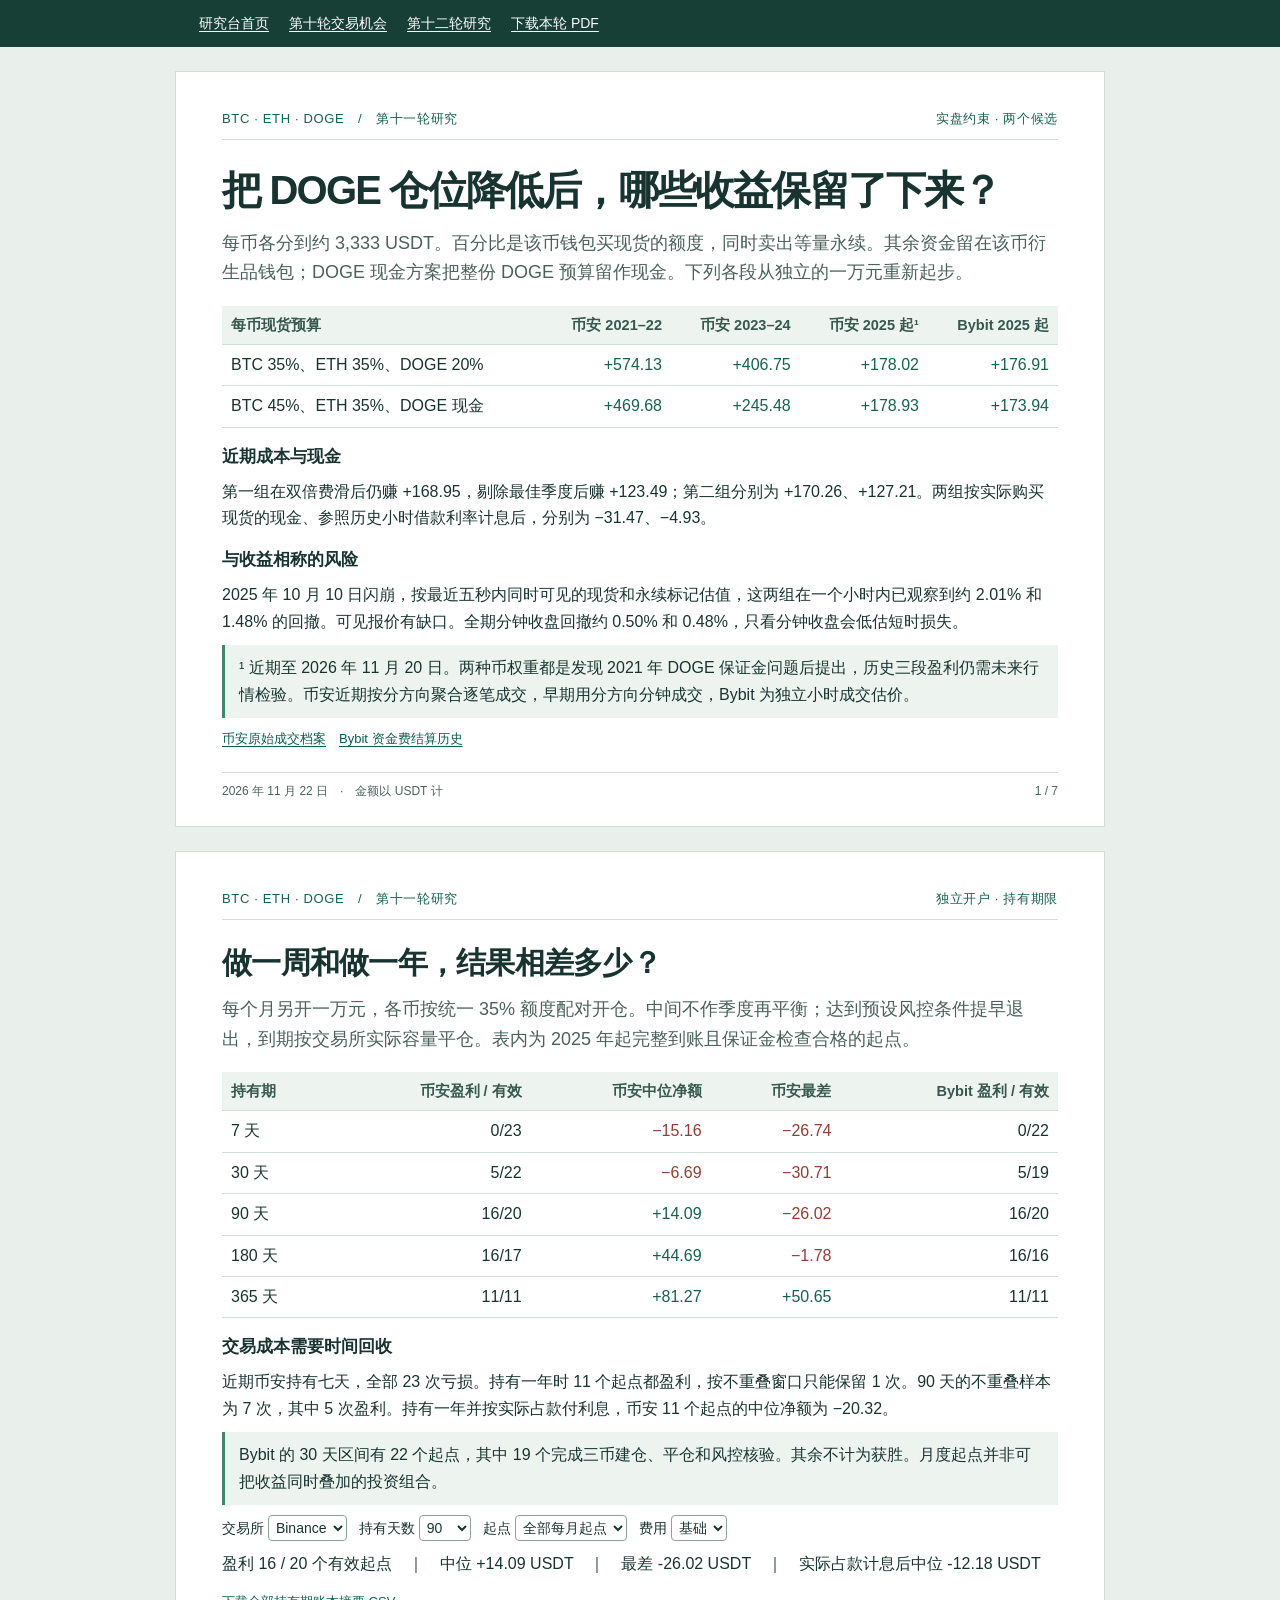
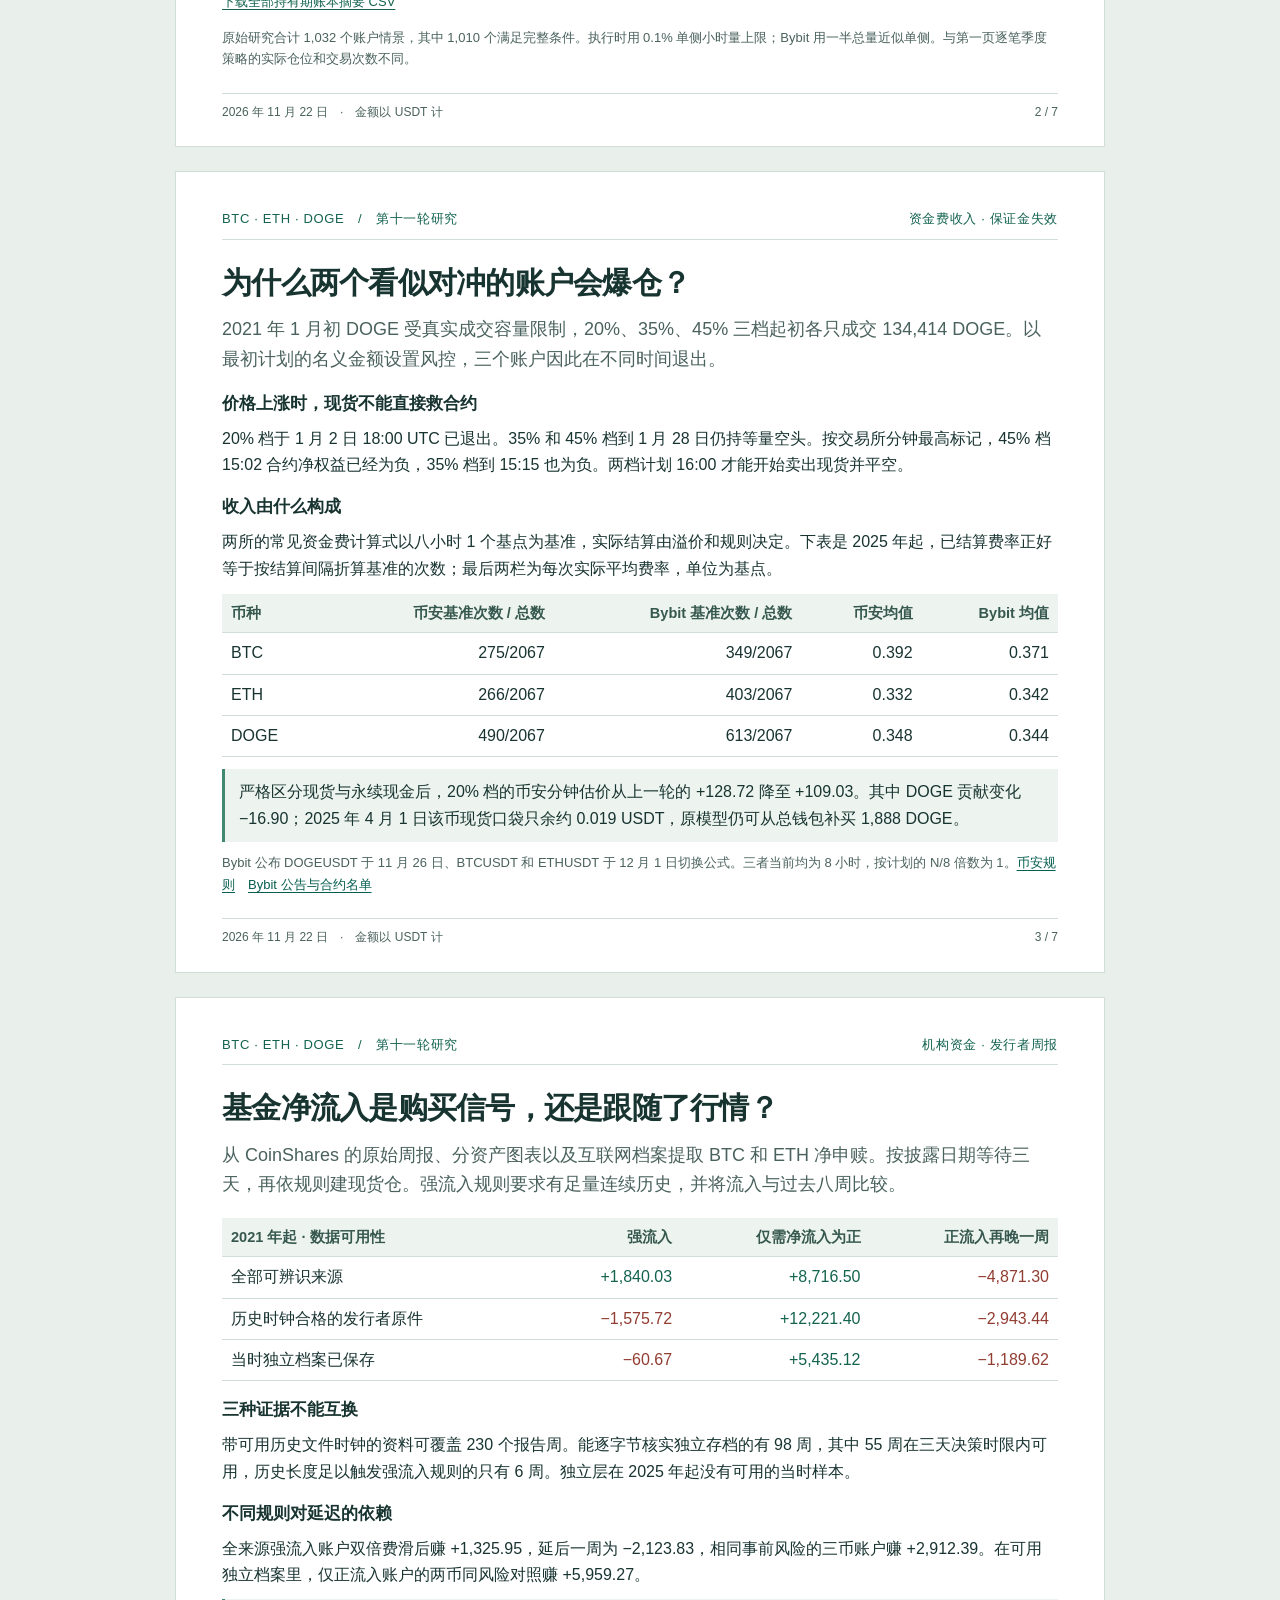
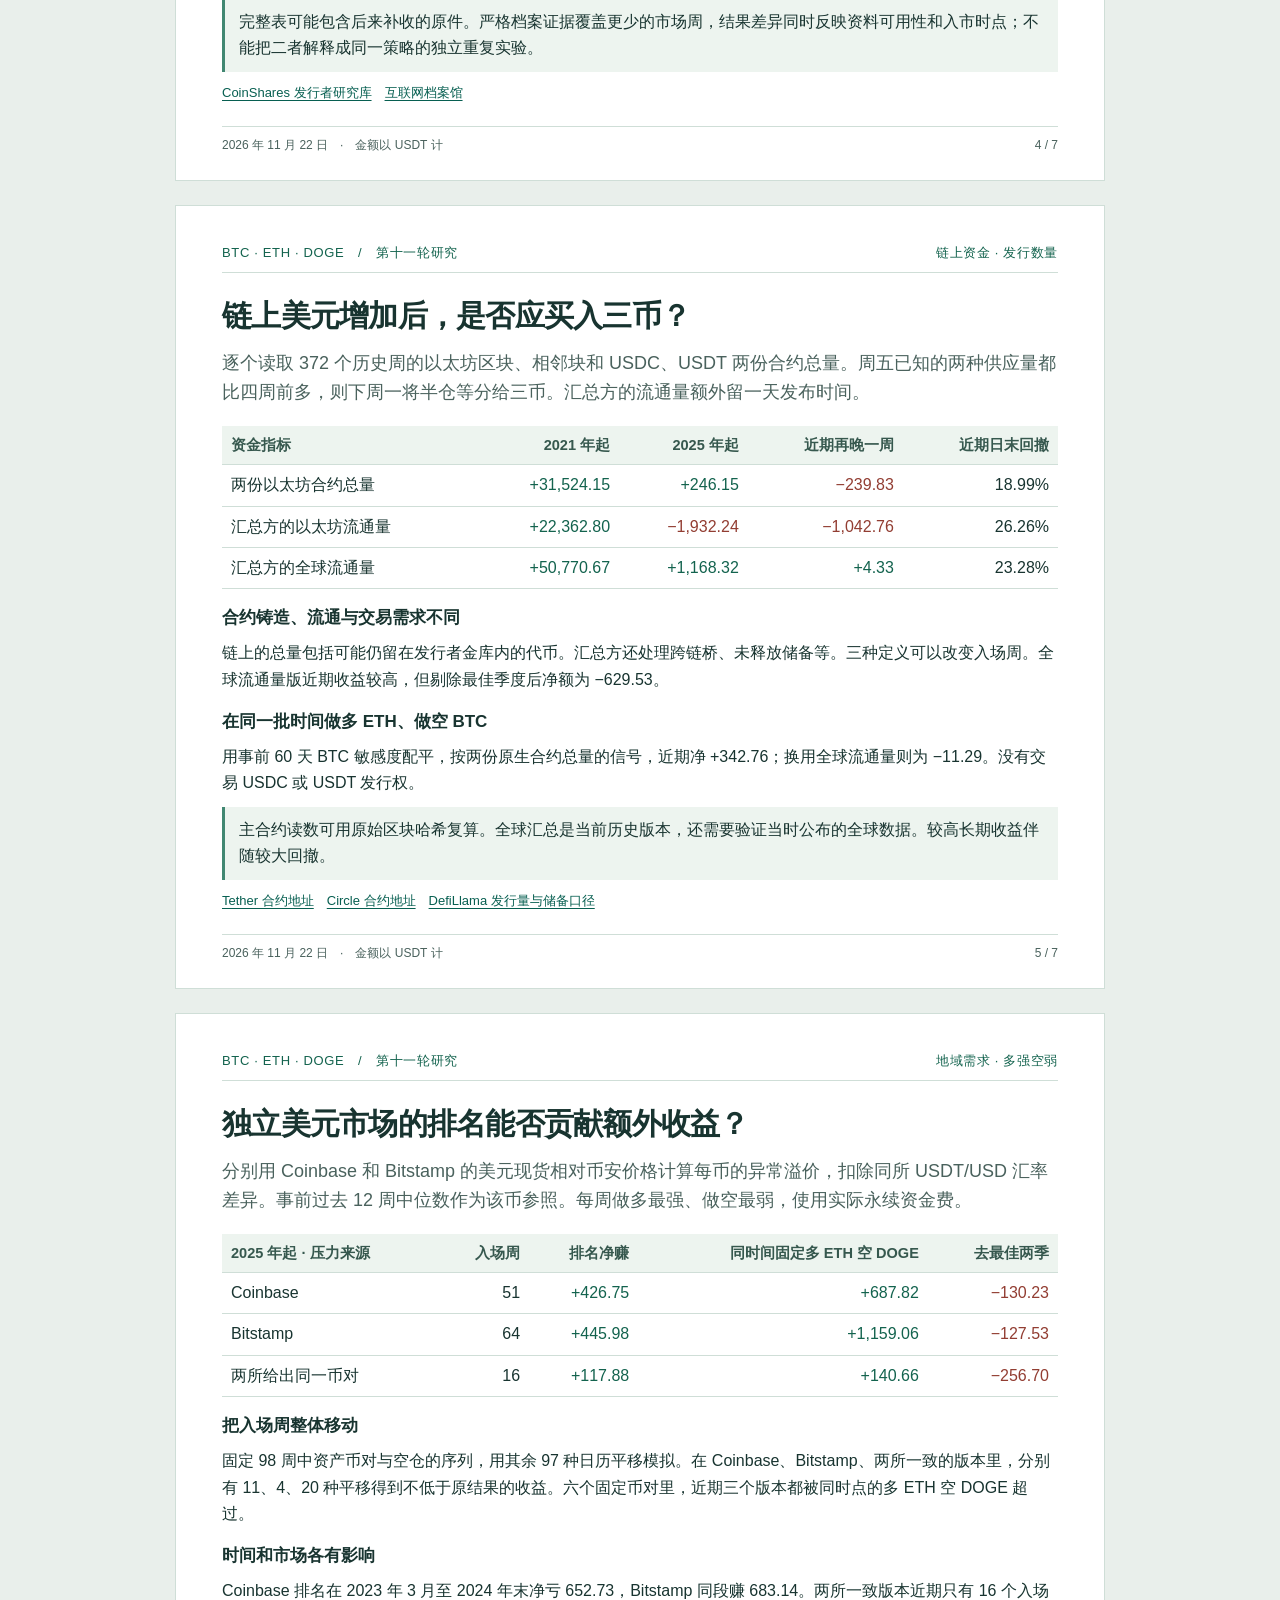
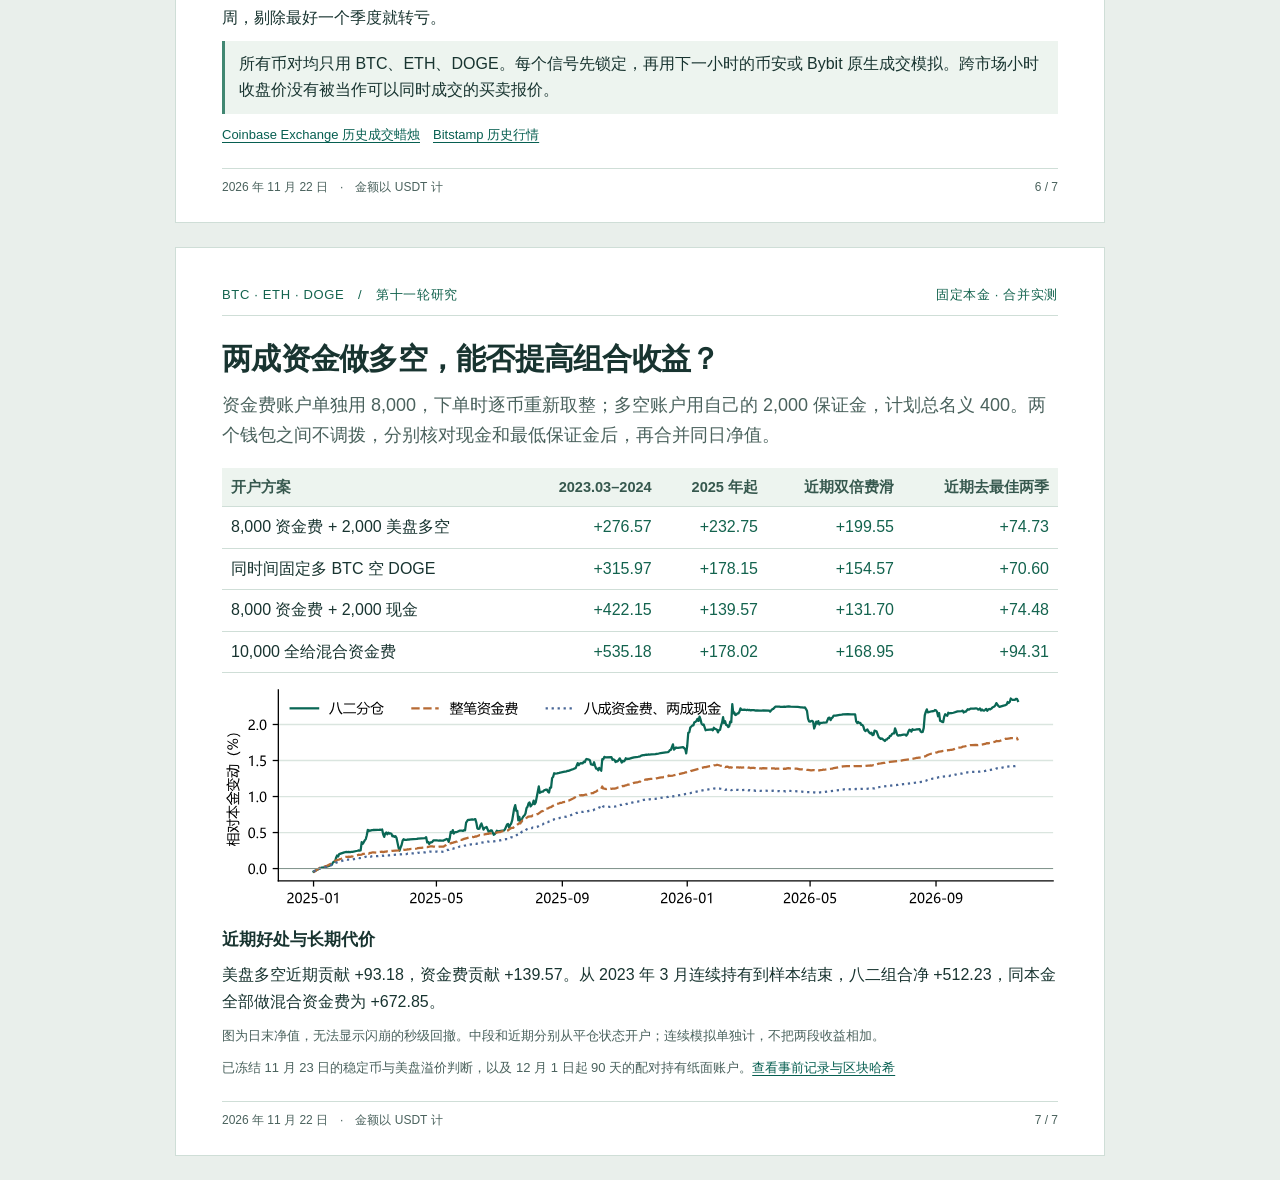
<file: income11.html>
<!doctype html><html lang="zh-CN"><head><meta charset="utf-8"><meta name="viewport" content="width=device-width,initial-scale=1"><meta name="theme-color" content="#173f35"><title>第十一轮资金费持有期与新信号</title><link rel="manifest" href="./manifest.webmanifest"><link rel="apple-touch-icon" href="./icons/app-192.png"><style>:root{color-scheme:light;--ink:#183430;--muted:#4a625d;--line:#cfded7;--green:#13634e;--red:#923d32;--paper:white}
*{box-sizing:border-box}body{margin:0;background:#e9efeb;color:var(--ink);font:16px/1.65 "Microsoft YaHei","PingFang SC",sans-serif}a{color:#075f51;text-underline-offset:3px}nav{background:#173f35;color:white}nav>div{max-width:930px;margin:auto;padding:12px 24px;display:flex;gap:20px;flex-wrap:wrap}nav a{font-size:14px;color:white}.sheet{max-width:930px;margin:24px auto;padding:36px 46px 24px;background:var(--paper);border:1px solid var(--line)}header{display:flex;align-items:center;justify-content:space-between;border-bottom:1px solid var(--line);padding-bottom:9px;color:var(--green);font-size:13px;letter-spacing:.05em}h1,h2,h3{margin:0;line-height:1.35}h1{font-size:40px;letter-spacing:-.045em}h2{font-size:30px;letter-spacing:-.025em}h3{font-size:17px;margin:18px 0 5px}.title{margin:23px 0 12px}.lead{color:var(--muted);font-size:18px;margin:0 0 18px}p{margin:10px 0}table{width:100%;border-collapse:collapse;font-variant-numeric:tabular-nums;margin:12px 0}th,td{text-align:right;padding:7px 9px;border-bottom:1px solid var(--line)}th{background:#edf4ef;font-size:.91em;color:#36584e}td:first-child,th:first-child{text-align:left}.neg{color:var(--red)}.pos{color:var(--green)}.note{border-left:3px solid #418772;background:#edf4ef;padding:10px 14px}.caption{font-size:13px;color:var(--muted)}.metrics{display:grid;grid-template-columns:repeat(3,1fr);gap:10px;margin:19px 0}.metric{border-top:3px solid #729c87;padding:12px 4px}.metric strong,.metric small{display:block}.metric strong{font-size:30px;line-height:1.25}.metric small{margin-top:6px;color:var(--muted)}footer{border-top:1px solid var(--line);padding-top:9px;margin-top:23px;color:var(--muted);display:flex;justify-content:space-between;gap:12px;font-size:12px}label{font-size:14px}select{font:inherit;background:white;border:1px solid #8aa49a;color:var(--ink);border-radius:4px;padding:3px}.filters{display:flex;gap:12px;flex-wrap:wrap;margin:10px 0}.chart{width:100%;height:auto;display:block}.chartwrap{padding:5px 0}button{cursor:pointer}ul{padding-left:22px}li+li{margin-top:5px}
@media(max-width:650px){.sheet{margin:10px 0;padding:22px 15px 16px;border-left:0;border-right:0}nav>div{padding:10px 15px;gap:15px}h1{font-size:32px}h2{font-size:25px}.lead{font-size:16px}.metrics{gap:5px}.metric strong{font-size:21px}.metric small{font-size:12px}table{font-size:13px}th,td{padding:7px 3px}header{font-size:11px}footer{font-size:11px}.chartwrap{margin:0 -4px}.caption{overflow-wrap:anywhere}}
@page{size:A4;margin:0}
@media print{body{background:white;font-size:11pt;line-height:1.6;-webkit-print-color-adjust:exact;print-color-adjust:exact}.screen{display:none!important}.sheet{height:297mm;width:210mm;max-width:none;margin:0;padding:16mm 16mm 12mm;border:0;display:flex;flex-direction:column;break-after:page}.sheet:last-of-type{break-after:auto}header{font-size:9pt}footer{margin-top:auto;font-size:8pt}.title{margin:8mm 0 4mm}h1{font-size:31pt}h2{font-size:24pt}h3{font-size:13pt;margin-top:5mm}.lead{font-size:13pt;margin-bottom:5mm}.caption{font-size:9pt}th,td{padding:2mm 2.8mm}nav{display:none}a{color:var(--green)}.note{padding:3mm 4mm}.metric strong{font-size:24pt}.metrics{margin:5mm 0}}
.printonly{display:none}@media print{.printonly{display:block}}
.download{padding:4px 0;color:var(--green);font:inherit;font-size:13px;background:none;border:0;text-decoration:underline;text-underline-offset:3px}
@media print{#p2 th,#p2 td{padding:1.1mm 2.8mm}#p2 h3{margin-top:3.5mm}#p2 table{margin:2mm 0}#p2 p{margin:2mm 0}}

.plot{margin:9px 0}.plot svg{display:block;width:100%;height:auto}.sheet{overflow-wrap:break-word}.filters{align-items:center}@media print{.plot{margin:2mm 0}.plot svg{height:47mm}th,td{padding:1.5mm 2.1mm}.lead{margin-bottom:4mm}.note{margin-bottom:1mm}}</style></head><body><nav><div><a href="./">研究台首页</a><a href="./opportunities10.html">第十轮交易机会</a><a href="./opportunities12.html">第十二轮研究</a><a href="./income11.pdf">下载本轮 PDF</a></div></nav><section class="sheet" id="p1"><header><span>BTC · ETH · DOGE　/　第十一轮研究</span><span>实盘约束 · 两个候选</span></header><main><h1 class="title">把 DOGE 仓位降低后，哪些收益保留了下来？</h1><p class="lead">每币各分到约 3,333 USDT。百分比是该币钱包买现货的额度，同时卖出等量永续。其余资金留在该币衍生品钱包；DOGE 现金方案把整份 DOGE 预算留作现金。下列各段从独立的一万元重新起步。</p><table><thead><tr><th>每币现货预算</th><th>币安 2021–22</th><th>币安 2023–24</th><th>币安 2025 起¹</th><th>Bybit 2025 起</th></tr></thead><tbody><tr><td>BTC 35%、ETH 35%、DOGE 20%</td><td><span class="pos">+574.13</span></td><td><span class="pos">+406.75</span></td><td><span class="pos">+178.02</span></td><td><span class="pos">+176.91</span></td></tr><tr><td>BTC 45%、ETH 35%、DOGE 现金</td><td><span class="pos">+469.68</span></td><td><span class="pos">+245.48</span></td><td><span class="pos">+178.93</span></td><td><span class="pos">+173.94</span></td></tr></tbody></table><h3>近期成本与现金</h3><p>第一组在双倍费滑后仍赚 +168.95，剔除最佳季度后赚 +123.49；第二组分别为 +170.26、+127.21。两组按实际购买现货的现金、参照历史小时借款利率计息后，分别为 −31.47、−4.93。</p><h3>与收益相称的风险</h3><p>2025 年 10 月 10 日闪崩，按最近五秒内同时可见的现货和永续标记估值，这两组在一个小时内已观察到约 2.01% 和 1.48% 的回撤。可见报价有缺口。全期分钟收盘回撤约 0.50% 和 0.48%，只看分钟收盘会低估短时损失。</p><p class="note">¹ 近期至 2026 年 11 月 20 日。两种币权重都是发现 2021 年 DOGE 保证金问题后提出，历史三段盈利仍需未来行情检验。币安近期按分方向聚合逐笔成交，早期用分方向分钟成交，Bybit 为独立小时成交估价。</p><p class="caption"><a href="https://github.com/binance/binance-public-data">币安原始成交档案</a>　<a href="https://bybit-exchange.github.io/docs/v5/market/history-fund-rate">Bybit 资金费结算历史</a></p></main><footer><span>2026 年 11 月 22 日　·　金额以 USDT 计</span><span>1 / 7</span></footer></section><section class="sheet" id="p2"><header><span>BTC · ETH · DOGE　/　第十一轮研究</span><span>独立开户 · 持有期限</span></header><main><h2 class="title">做一周和做一年，结果相差多少？</h2><p class="lead">每个月另开一万元，各币按统一 35% 额度配对开仓。中间不作季度再平衡；达到预设风控条件提早退出，到期按交易所实际容量平仓。表内为 2025 年起完整到账且保证金检查合格的起点。</p><table><thead><tr><th>持有期</th><th>币安盈利 / 有效</th><th>币安中位净额</th><th>币安最差</th><th>Bybit 盈利 / 有效</th></tr></thead><tbody><tr><td>7 天</td><td>0/23</td><td><span class="neg">−15.16</span></td><td><span class="neg">−26.74</span></td><td>0/22</td></tr><tr><td>30 天</td><td>5/22</td><td><span class="neg">−6.69</span></td><td><span class="neg">−30.71</span></td><td>5/19</td></tr><tr><td>90 天</td><td>16/20</td><td><span class="pos">+14.09</span></td><td><span class="neg">−26.02</span></td><td>16/20</td></tr><tr><td>180 天</td><td>16/17</td><td><span class="pos">+44.69</span></td><td><span class="neg">−1.78</span></td><td>16/16</td></tr><tr><td>365 天</td><td>11/11</td><td><span class="pos">+81.27</span></td><td><span class="pos">+50.65</span></td><td>11/11</td></tr></tbody></table><h3>交易成本需要时间回收</h3><p>近期币安持有七天，全部 23 次亏损。持有一年时 11 个起点都盈利，按不重叠窗口只能保留 1 次。90 天的不重叠样本为 7 次，其中 5 次盈利。持有一年并按实际占款付利息，币安 11 个起点的中位净额为 −20.32。</p><p class="note">Bybit 的 30 天区间有 22 个起点，其中 19 个完成三币建仓、平仓和风控核验。其余不计为获胜。月度起点并非可把收益同时叠加的投资组合。</p><div class="filters screen"><label>交易所 <select id="v"><option>Binance</option><option>Bybit</option></select></label><label>持有天数 <select id="d"><option>7</option><option>30</option><option selected>90</option><option>180</option><option>365</option></select></label><label>起点 <select id="s"><option value="all">全部每月起点</option><option value="no_overlap">仅不重叠窗口</option></select></label><label>费用 <select id="k"><option value="1">基础</option><option value="2">双倍</option></select></label></div><p id="out" class="screen" aria-live="polite"></p><button id="dl" class="screen download">下载全部持有期账本摘要 CSV</button><p class="caption">原始研究合计 1,032 个账户情景，其中 1,010 个满足完整条件。执行时用 0.1% 单侧小时量上限；Bybit 用一半总量近似单侧。与第一页逐笔季度策略的实际仓位和交易次数不同。</p></main><footer><span>2026 年 11 月 22 日　·　金额以 USDT 计</span><span>2 / 7</span></footer></section><section class="sheet" id="p3"><header><span>BTC · ETH · DOGE　/　第十一轮研究</span><span>资金费收入 · 保证金失效</span></header><main><h2 class="title">为什么两个看似对冲的账户会爆仓？</h2><p class="lead">2021 年 1 月初 DOGE 受真实成交容量限制，20%、35%、45% 三档起初各只成交 134,414 DOGE。以最初计划的名义金额设置风控，三个账户因此在不同时间退出。</p><h3>价格上涨时，现货不能直接救合约</h3><p>20% 档于 1 月 2 日 18:00 UTC 已退出。35% 和 45% 档到 1 月 28 日仍持等量空头。按交易所分钟最高标记，45% 档 15:02 合约净权益已经为负，35% 档到 15:15 也为负。两档计划 16:00 才能开始卖出现货并平空。</p><h3>收入由什么构成</h3><p>两所的常见资金费计算式以八小时 1 个基点为基准，实际结算由溢价和规则决定。下表是 2025 年起，已结算费率正好等于按结算间隔折算基准的次数；最后两栏为每次实际平均费率，单位为基点。</p><table><thead><tr><th>币种</th><th>币安基准次数 / 总数</th><th>Bybit 基准次数 / 总数</th><th>币安均值</th><th>Bybit 均值</th></tr></thead><tbody><tr><td>BTC</td><td>275/2067</td><td>349/2067</td><td>0.392</td><td>0.371</td></tr><tr><td>ETH</td><td>266/2067</td><td>403/2067</td><td>0.332</td><td>0.342</td></tr><tr><td>DOGE</td><td>490/2067</td><td>613/2067</td><td>0.348</td><td>0.344</td></tr></tbody></table><p class="note">严格区分现货与永续现金后，20% 档的币安分钟估价从上一轮的 +128.72 降至 +109.03。其中 DOGE 贡献变化 −16.90；2025 年 4 月 1 日该币现货口袋只余约 0.019 USDT，原模型仍可从总钱包补买 1,888 DOGE。</p><p class="caption">Bybit 公布 DOGEUSDT 于 11 月 26 日、BTCUSDT 和 ETHUSDT 于 12 月 1 日切换公式。三者当前均为 8 小时，按计划的 N/8 倍数为 1。<a href="https://www.binance.com/en/support/announcement/detail/c00588a7e8504b3eb28d02a2da00530b">币安规则</a>　<a href="https://announcements.bybit.com/en/article/update-to-funding-rate-calculation-formula-for-perpetual-contracts--art9f3b40f8766e/">Bybit 公告与合约名单</a></p></main><footer><span>2026 年 11 月 22 日　·　金额以 USDT 计</span><span>3 / 7</span></footer></section><section class="sheet" id="p4"><header><span>BTC · ETH · DOGE　/　第十一轮研究</span><span>机构资金 · 发行者周报</span></header><main><h2 class="title">基金净流入是购买信号，还是跟随了行情？</h2><p class="lead">从 CoinShares 的原始周报、分资产图表以及互联网档案提取 BTC 和 ETH 净申赎。按披露日期等待三天，再依规则建现货仓。强流入规则要求有足量连续历史，并将流入与过去八周比较。</p><table><thead><tr><th>2021 年起 · 数据可用性</th><th>强流入</th><th>仅需净流入为正</th><th>正流入再晚一周</th></tr></thead><tbody><tr><td>全部可辨识来源</td><td><span class="pos">+1,840.03</span></td><td><span class="pos">+8,716.50</span></td><td><span class="neg">−4,871.30</span></td></tr><tr><td>历史时钟合格的发行者原件</td><td><span class="neg">−1,575.72</span></td><td><span class="pos">+12,221.40</span></td><td><span class="neg">−2,943.44</span></td></tr><tr><td>当时独立档案已保存</td><td><span class="neg">−60.67</span></td><td><span class="pos">+5,435.12</span></td><td><span class="neg">−1,189.62</span></td></tr></tbody></table><h3>三种证据不能互换</h3><p>带可用历史文件时钟的资料可覆盖 230 个报告周。能逐字节核实独立存档的有 98 周，其中 55 周在三天决策时限内可用，历史长度足以触发强流入规则的只有 6 周。独立层在 2025 年起没有可用的当时样本。</p><h3>不同规则对延迟的依赖</h3><p>全来源强流入账户双倍费滑后赚 +1,325.95，延后一周为 −2,123.83，相同事前风险的三币账户赚 +2,912.39。在可用独立档案里，仅正流入账户的两币同风险对照赚 +5,959.27。</p><p class="note">完整表可能包含后来补收的原件。严格档案证据覆盖更少的市场周，结果差异同时反映资料可用性和入市时点；不能把二者解释成同一策略的独立重复实验。</p><p class="caption"><a href="https://coinshares.com/insights/research-data/">CoinShares 发行者研究库</a>　<a href="https://web.archive.org/">互联网档案馆</a></p></main><footer><span>2026 年 11 月 22 日　·　金额以 USDT 计</span><span>4 / 7</span></footer></section><section class="sheet" id="p5"><header><span>BTC · ETH · DOGE　/　第十一轮研究</span><span>链上资金 · 发行数量</span></header><main><h2 class="title">链上美元增加后，是否应买入三币？</h2><p class="lead">逐个读取 372 个历史周的以太坊区块、相邻块和 USDC、USDT 两份合约总量。周五已知的两种供应量都比四周前多，则下周一将半仓等分给三币。汇总方的流通量额外留一天发布时间。</p><table><thead><tr><th>资金指标</th><th>2021 年起</th><th>2025 年起</th><th>近期再晚一周</th><th>近期日末回撤</th></tr></thead><tbody><tr><td>两份以太坊合约总量</td><td><span class="pos">+31,524.15</span></td><td><span class="pos">+246.15</span></td><td><span class="neg">−239.83</span></td><td>18.99%</td></tr><tr><td>汇总方的以太坊流通量</td><td><span class="pos">+22,362.80</span></td><td><span class="neg">−1,932.24</span></td><td><span class="neg">−1,042.76</span></td><td>26.26%</td></tr><tr><td>汇总方的全球流通量</td><td><span class="pos">+50,770.67</span></td><td><span class="pos">+1,168.32</span></td><td><span class="pos">+4.33</span></td><td>23.28%</td></tr></tbody></table><h3>合约铸造、流通与交易需求不同</h3><p>链上的总量包括可能仍留在发行者金库内的代币。汇总方还处理跨链桥、未释放储备等。三种定义可以改变入场周。全球流通量版近期收益较高，但剔除最佳季度后净额为 −629.53。</p><h3>在同一批时间做多 ETH、做空 BTC</h3><p>用事前 60 天 BTC 敏感度配平，按两份原生合约总量的信号，近期净 +342.76；换用全球流通量则为 −11.29。没有交易 USDC 或 USDT 发行权。</p><p class="note">主合约读数可用原始区块哈希复算。全球汇总是当前历史版本，还需要验证当时公布的全球数据。较高长期收益伴随较大回撤。</p><p class="caption"><a href="https://tether.to/en/supported-protocols/">Tether 合约地址</a>　<a href="https://developers.circle.com/stablecoins/usdc-contract-addresses">Circle 合约地址</a>　<a href="https://github.com/DefiLlama/peggedassets-server">DefiLlama 发行量与储备口径</a></p></main><footer><span>2026 年 11 月 22 日　·　金额以 USDT 计</span><span>5 / 7</span></footer></section><section class="sheet" id="p6"><header><span>BTC · ETH · DOGE　/　第十一轮研究</span><span>地域需求 · 多强空弱</span></header><main><h2 class="title">独立美元市场的排名能否贡献额外收益？</h2><p class="lead">分别用 Coinbase 和 Bitstamp 的美元现货相对币安价格计算每币的异常溢价，扣除同所 USDT/USD 汇率差异。事前过去 12 周中位数作为该币参照。每周做多最强、做空最弱，使用实际永续资金费。</p><table><thead><tr><th>2025 年起 · 压力来源</th><th>入场周</th><th>排名净赚</th><th>同时间固定多 ETH 空 DOGE</th><th>去最佳两季</th></tr></thead><tbody><tr><td>Coinbase</td><td>51</td><td><span class="pos">+426.75</span></td><td><span class="pos">+687.82</span></td><td><span class="neg">−130.23</span></td></tr><tr><td>Bitstamp</td><td>64</td><td><span class="pos">+445.98</span></td><td><span class="pos">+1,159.06</span></td><td><span class="neg">−127.53</span></td></tr><tr><td>两所给出同一币对</td><td>16</td><td><span class="pos">+117.88</span></td><td><span class="pos">+140.66</span></td><td><span class="neg">−256.70</span></td></tr></tbody></table><h3>把入场周整体移动</h3><p>固定 98 周中资产币对与空仓的序列，用其余 97 种日历平移模拟。在 Coinbase、Bitstamp、两所一致的版本里，分别有 11、4、20 种平移得到不低于原结果的收益。六个固定币对里，近期三个版本都被同时点的多 ETH 空 DOGE 超过。</p><h3>时间和市场各有影响</h3><p>Coinbase 排名在 2023 年 3 月至 2024 年末净亏 652.73，Bitstamp 同段赚 683.14。两所一致版本近期只有 16 个入场周，剔除最好一个季度就转亏。</p><p class="note">所有币对均只用 BTC、ETH、DOGE。每个信号先锁定，再用下一小时的币安或 Bybit 原生成交模拟。跨市场小时收盘价没有被当作可以同时成交的买卖报价。</p><p class="caption"><a href="https://docs.cdp.coinbase.com/api-reference/exchange-api/rest-api/products/get-product-candles">Coinbase Exchange 历史成交蜡烛</a>　<a href="https://www.bitstamp.net/api/">Bitstamp 历史行情</a></p></main><footer><span>2026 年 11 月 22 日　·　金额以 USDT 计</span><span>6 / 7</span></footer></section><section class="sheet" id="p7"><header><span>BTC · ETH · DOGE　/　第十一轮研究</span><span>固定本金 · 合并实测</span></header><main><h2 class="title">两成资金做多空，能否提高组合收益？</h2><p class="lead">资金费账户单独用 8,000，下单时逐币重新取整；多空账户用自己的 2,000 保证金，计划总名义 400。两个钱包之间不调拨，分别核对现金和最低保证金后，再合并同日净值。</p><table><thead><tr><th>开户方案</th><th>2023.03–2024</th><th>2025 年起</th><th>近期双倍费滑</th><th>近期去最佳两季</th></tr></thead><tbody><tr><td>8,000 资金费 + 2,000 美盘多空</td><td><span class="pos">+276.57</span></td><td><span class="pos">+232.75</span></td><td><span class="pos">+199.55</span></td><td><span class="pos">+74.73</span></td></tr><tr><td>同时间固定多 BTC 空 DOGE</td><td><span class="pos">+315.97</span></td><td><span class="pos">+178.15</span></td><td><span class="pos">+154.57</span></td><td><span class="pos">+70.60</span></td></tr><tr><td>8,000 资金费 + 2,000 现金</td><td><span class="pos">+422.15</span></td><td><span class="pos">+139.57</span></td><td><span class="pos">+131.70</span></td><td><span class="pos">+74.48</span></td></tr><tr><td>10,000 全给混合资金费</td><td><span class="pos">+535.18</span></td><td><span class="pos">+178.02</span></td><td><span class="pos">+168.95</span></td><td><span class="pos">+94.31</span></td></tr></tbody></table><figure class="plot"><svg role="img" aria-label="三个独立资本方案的逐日净值" xmlns:xlink="http://www.w3.org/1999/xlink" width="518.4pt" height="140.4pt" viewBox="0 0 518.4 140.4" xmlns="http://www.w3.org/2000/svg" version="1.1">
 <metadata>
  <rdf:RDF xmlns:dc="http://purl.org/dc/elements/1.1/" xmlns:cc="http://creativecommons.org/ns#" xmlns:rdf="http://www.w3.org/1999/02/22-rdf-syntax-ns#">
   <cc:Work>
    <dc:type rdf:resource="http://purl.org/dc/dcmitype/StillImage"/>
    <dc:format>image/svg+xml</dc:format>
    <dc:creator>
     <cc:Agent>
      <dc:title>Matplotlib v3.10.7, https://matplotlib.org/</dc:title>
     </cc:Agent>
    </dc:creator>
   </cc:Work>
  </rdf:RDF>
 </metadata>
 <defs>
  <style type="text/css">*{stroke-linejoin: round; stroke-linecap: butt}</style>
 </defs>
 <g id="figure_1">
  <g id="patch_1">
   <path d="M 0 140.4 
L 518.4 140.4 
L 518.4 0 
L 0 0 
z
" style="fill: #ffffff"/>
  </g>
  <g id="axes_1">
   <g id="patch_2">
    <path d="M 34.923521 121.492026 
L 515.39976 121.492026 
L 515.39976 3.00024 
L 34.923521 3.00024 
z
" style="fill: #ffffff"/>
   </g>
   <g id="matplotlib.axis_1">
    <g id="xtick_1">
     <g id="line2d_1">
      <defs>
       <path id="m5f32cf5975" d="M 0 0 
L 0 3.5 
" style="stroke: #000000; stroke-width: 0.8"/>
      </defs>
      <g>
       <use xlink:href="#m5f32cf5975" x="56.76335" y="121.492026" style="stroke: #000000; stroke-width: 0.8"/>
      </g>
     </g>
     <g id="text_1">
      <!-- 2025-01 -->
      <g transform="translate(39.971202 135.286713) scale(0.085 -0.085)">
       <defs>
        <path id="MicrosoftYaHei-32" d="M 2666 3572 
Q 2666 3963 2419 4186 
Q 2172 4409 1747 4409 
Q 1447 4409 1140 4256 
Q 834 4103 569 3819 
L 569 4413 
Q 806 4659 1107 4790 
Q 1409 4922 1816 4922 
Q 2472 4922 2872 4570 
Q 3272 4219 3272 3619 
Q 3272 3084 3026 2693 
Q 2781 2303 2188 1894 
Q 1581 1475 1376 1294 
Q 1172 1113 1090 947 
Q 1009 781 1009 544 
L 3416 544 
L 3416 0 
L 372 0 
L 372 241 
Q 372 659 486 951 
Q 600 1244 862 1520 
Q 1125 1797 1681 2184 
Q 2250 2584 2458 2886 
Q 2666 3188 2666 3572 
z
" transform="scale(0.015625)"/>
        <path id="MicrosoftYaHei-30" d="M 284 2325 
Q 284 3606 709 4264 
Q 1134 4922 1941 4922 
Q 3478 4922 3478 2441 
Q 3478 1216 3045 567 
Q 2613 -81 1831 -81 
Q 1094 -81 689 534 
Q 284 1150 284 2325 
z
M 909 2353 
Q 909 425 1888 425 
Q 2850 425 2850 2384 
Q 2850 4413 1906 4413 
Q 909 4413 909 2353 
z
" transform="scale(0.015625)"/>
        <path id="MicrosoftYaHei-35" d="M 3294 1494 
Q 3294 784 2823 350 
Q 2353 -84 1559 -84 
Q 878 -84 544 119 
L 544 744 
Q 1034 425 1544 425 
Q 2050 425 2361 704 
Q 2672 984 2672 1447 
Q 2672 1909 2348 2167 
Q 2025 2425 1434 2425 
Q 978 2425 613 2384 
L 791 4841 
L 3053 4841 
L 3053 4303 
L 1306 4303 
L 1206 2931 
L 1647 2950 
Q 2416 2950 2855 2567 
Q 3294 2184 3294 1494 
z
" transform="scale(0.015625)"/>
        <path id="MicrosoftYaHei-2d" d="M 2328 1681 
L 488 1681 
L 488 2153 
L 2328 2153 
L 2328 1681 
z
" transform="scale(0.015625)"/>
        <path id="MicrosoftYaHei-31" d="M 1781 0 
L 1781 4141 
Q 1638 3997 1295 3819 
Q 953 3641 663 3569 
L 663 4169 
Q 1047 4275 1484 4508 
Q 1922 4741 2156 4947 
L 2388 4947 
L 2388 0 
L 1781 0 
z
" transform="scale(0.015625)"/>
       </defs>
       <use xlink:href="#MicrosoftYaHei-32"/>
       <use xlink:href="#MicrosoftYaHei-30" transform="translate(58.642578 0)"/>
       <use xlink:href="#MicrosoftYaHei-32" transform="translate(117.285156 0)"/>
       <use xlink:href="#MicrosoftYaHei-35" transform="translate(175.927734 0)"/>
       <use xlink:href="#MicrosoftYaHei-2d" transform="translate(234.570312 0)"/>
       <use xlink:href="#MicrosoftYaHei-30" transform="translate(277.832031 0)"/>
       <use xlink:href="#MicrosoftYaHei-31" transform="translate(336.474609 0)"/>
      </g>
     </g>
    </g>
    <g id="xtick_2">
     <g id="line2d_2">
      <g>
       <use xlink:href="#m5f32cf5975" x="132.9488" y="121.492026" style="stroke: #000000; stroke-width: 0.8"/>
      </g>
     </g>
     <g id="text_2">
      <!-- 2025-05 -->
      <g transform="translate(116.156652 135.286713) scale(0.085 -0.085)">
       <use xlink:href="#MicrosoftYaHei-32"/>
       <use xlink:href="#MicrosoftYaHei-30" transform="translate(58.642578 0)"/>
       <use xlink:href="#MicrosoftYaHei-32" transform="translate(117.285156 0)"/>
       <use xlink:href="#MicrosoftYaHei-35" transform="translate(175.927734 0)"/>
       <use xlink:href="#MicrosoftYaHei-2d" transform="translate(234.570312 0)"/>
       <use xlink:href="#MicrosoftYaHei-30" transform="translate(277.832031 0)"/>
       <use xlink:href="#MicrosoftYaHei-35" transform="translate(336.474609 0)"/>
      </g>
     </g>
    </g>
    <g id="xtick_3">
     <g id="line2d_3">
      <g>
       <use xlink:href="#m5f32cf5975" x="211.038887" y="121.492026" style="stroke: #000000; stroke-width: 0.8"/>
      </g>
     </g>
     <g id="text_3">
      <!-- 2025-09 -->
      <g transform="translate(194.246738 135.286713) scale(0.085 -0.085)">
       <defs>
        <path id="MicrosoftYaHei-39" d="M 578 656 
Q 978 425 1441 425 
Q 2091 425 2448 937 
Q 2806 1450 2806 2394 
Q 2800 2388 2794 2394 
Q 2475 1788 1722 1788 
Q 1113 1788 713 2206 
Q 313 2625 313 3294 
Q 313 4006 750 4464 
Q 1188 4922 1884 4922 
Q 2606 4922 3012 4355 
Q 3419 3788 3419 2703 
Q 3419 1363 2894 641 
Q 2369 -81 1441 -81 
Q 931 -81 578 84 
L 578 656 
z
M 931 3372 
Q 931 2884 1181 2598 
Q 1431 2313 1872 2313 
Q 2253 2313 2512 2573 
Q 2772 2834 2772 3206 
Q 2772 3728 2514 4070 
Q 2256 4413 1834 4413 
Q 1444 4413 1187 4116 
Q 931 3819 931 3372 
z
" transform="scale(0.015625)"/>
       </defs>
       <use xlink:href="#MicrosoftYaHei-32"/>
       <use xlink:href="#MicrosoftYaHei-30" transform="translate(58.642578 0)"/>
       <use xlink:href="#MicrosoftYaHei-32" transform="translate(117.285156 0)"/>
       <use xlink:href="#MicrosoftYaHei-35" transform="translate(175.927734 0)"/>
       <use xlink:href="#MicrosoftYaHei-2d" transform="translate(234.570312 0)"/>
       <use xlink:href="#MicrosoftYaHei-30" transform="translate(277.832031 0)"/>
       <use xlink:href="#MicrosoftYaHei-39" transform="translate(336.474609 0)"/>
      </g>
     </g>
    </g>
    <g id="xtick_4">
     <g id="line2d_4">
      <g>
       <use xlink:href="#m5f32cf5975" x="288.494094" y="121.492026" style="stroke: #000000; stroke-width: 0.8"/>
      </g>
     </g>
     <g id="text_4">
      <!-- 2026-01 -->
      <g transform="translate(271.701946 135.286713) scale(0.085 -0.085)">
       <defs>
        <path id="MicrosoftYaHei-36" d="M 3181 4219 
Q 2803 4413 2391 4413 
Q 1763 4413 1381 3866 
Q 1000 3319 994 2372 
L 1009 2372 
Q 1353 3038 2106 3038 
Q 2734 3038 3109 2628 
Q 3484 2219 3484 1541 
Q 3484 831 3051 375 
Q 2619 -81 1947 -81 
Q 1209 -81 789 495 
Q 369 1072 369 2131 
Q 369 3413 920 4167 
Q 1472 4922 2372 4922 
Q 2888 4922 3181 4781 
L 3181 4219 
z
M 1031 1584 
Q 1031 1106 1286 765 
Q 1541 425 1963 425 
Q 2363 425 2613 719 
Q 2863 1013 2863 1475 
Q 2863 1975 2627 2253 
Q 2391 2531 1956 2531 
Q 1544 2531 1287 2250 
Q 1031 1969 1031 1584 
z
" transform="scale(0.015625)"/>
       </defs>
       <use xlink:href="#MicrosoftYaHei-32"/>
       <use xlink:href="#MicrosoftYaHei-30" transform="translate(58.642578 0)"/>
       <use xlink:href="#MicrosoftYaHei-32" transform="translate(117.285156 0)"/>
       <use xlink:href="#MicrosoftYaHei-36" transform="translate(175.927734 0)"/>
       <use xlink:href="#MicrosoftYaHei-2d" transform="translate(234.570312 0)"/>
       <use xlink:href="#MicrosoftYaHei-30" transform="translate(277.832031 0)"/>
       <use xlink:href="#MicrosoftYaHei-31" transform="translate(336.474609 0)"/>
      </g>
     </g>
    </g>
    <g id="xtick_5">
     <g id="line2d_5">
      <g>
       <use xlink:href="#m5f32cf5975" x="364.679545" y="121.492026" style="stroke: #000000; stroke-width: 0.8"/>
      </g>
     </g>
     <g id="text_5">
      <!-- 2026-05 -->
      <g transform="translate(347.887396 135.286713) scale(0.085 -0.085)">
       <use xlink:href="#MicrosoftYaHei-32"/>
       <use xlink:href="#MicrosoftYaHei-30" transform="translate(58.642578 0)"/>
       <use xlink:href="#MicrosoftYaHei-32" transform="translate(117.285156 0)"/>
       <use xlink:href="#MicrosoftYaHei-36" transform="translate(175.927734 0)"/>
       <use xlink:href="#MicrosoftYaHei-2d" transform="translate(234.570312 0)"/>
       <use xlink:href="#MicrosoftYaHei-30" transform="translate(277.832031 0)"/>
       <use xlink:href="#MicrosoftYaHei-35" transform="translate(336.474609 0)"/>
      </g>
     </g>
    </g>
    <g id="xtick_6">
     <g id="line2d_6">
      <g>
       <use xlink:href="#m5f32cf5975" x="442.769631" y="121.492026" style="stroke: #000000; stroke-width: 0.8"/>
      </g>
     </g>
     <g id="text_6">
      <!-- 2026-09 -->
      <g transform="translate(425.977482 135.286713) scale(0.085 -0.085)">
       <use xlink:href="#MicrosoftYaHei-32"/>
       <use xlink:href="#MicrosoftYaHei-30" transform="translate(58.642578 0)"/>
       <use xlink:href="#MicrosoftYaHei-32" transform="translate(117.285156 0)"/>
       <use xlink:href="#MicrosoftYaHei-36" transform="translate(175.927734 0)"/>
       <use xlink:href="#MicrosoftYaHei-2d" transform="translate(234.570312 0)"/>
       <use xlink:href="#MicrosoftYaHei-30" transform="translate(277.832031 0)"/>
       <use xlink:href="#MicrosoftYaHei-39" transform="translate(336.474609 0)"/>
      </g>
     </g>
    </g>
   </g>
   <g id="matplotlib.axis_2">
    <g id="ytick_1">
     <g id="line2d_7">
      <path d="M 34.923521 113.838582 
L 515.39976 113.838582 
" clip-path="url(#p9815f7a238)" style="fill: none; stroke: #dae5df; stroke-width: 0.8; stroke-linecap: square"/>
     </g>
     <g id="line2d_8">
      <defs>
       <path id="mdd0dbb1493" d="M 0 0 
L -3.5 0 
" style="stroke: #000000; stroke-width: 0.8"/>
      </defs>
      <g>
       <use xlink:href="#mdd0dbb1493" x="34.923521" y="113.838582" style="stroke: #000000; stroke-width: 0.8"/>
      </g>
     </g>
     <g id="text_7">
      <!-- 0.0 -->
      <g transform="translate(15.907974 117.235926) scale(0.085 -0.085)">
       <defs>
        <path id="MicrosoftYaHei-2e" d="M 372 322 
Q 372 491 487 606 
Q 603 722 775 722 
Q 950 722 1065 605 
Q 1181 488 1181 322 
Q 1181 159 1065 42 
Q 950 -75 772 -75 
Q 600 -75 486 42 
Q 372 159 372 322 
z
" transform="scale(0.015625)"/>
       </defs>
       <use xlink:href="#MicrosoftYaHei-30"/>
       <use xlink:href="#MicrosoftYaHei-2e" transform="translate(58.642578 0)"/>
       <use xlink:href="#MicrosoftYaHei-30" transform="translate(82.714844 0)"/>
      </g>
     </g>
    </g>
    <g id="ytick_2">
     <g id="line2d_9">
      <path d="M 34.923521 91.500444 
L 515.39976 91.500444 
" clip-path="url(#p9815f7a238)" style="fill: none; stroke: #dae5df; stroke-width: 0.8; stroke-linecap: square"/>
     </g>
     <g id="line2d_10">
      <g>
       <use xlink:href="#mdd0dbb1493" x="34.923521" y="91.500444" style="stroke: #000000; stroke-width: 0.8"/>
      </g>
     </g>
     <g id="text_8">
      <!-- 0.5 -->
      <g transform="translate(15.907974 94.897787) scale(0.085 -0.085)">
       <use xlink:href="#MicrosoftYaHei-30"/>
       <use xlink:href="#MicrosoftYaHei-2e" transform="translate(58.642578 0)"/>
       <use xlink:href="#MicrosoftYaHei-35" transform="translate(82.714844 0)"/>
      </g>
     </g>
    </g>
    <g id="ytick_3">
     <g id="line2d_11">
      <path d="M 34.923521 69.162305 
L 515.39976 69.162305 
" clip-path="url(#p9815f7a238)" style="fill: none; stroke: #dae5df; stroke-width: 0.8; stroke-linecap: square"/>
     </g>
     <g id="line2d_12">
      <g>
       <use xlink:href="#mdd0dbb1493" x="34.923521" y="69.162305" style="stroke: #000000; stroke-width: 0.8"/>
      </g>
     </g>
     <g id="text_9">
      <!-- 1.0 -->
      <g transform="translate(15.907974 72.559649) scale(0.085 -0.085)">
       <use xlink:href="#MicrosoftYaHei-31"/>
       <use xlink:href="#MicrosoftYaHei-2e" transform="translate(58.642578 0)"/>
       <use xlink:href="#MicrosoftYaHei-30" transform="translate(82.714844 0)"/>
      </g>
     </g>
    </g>
    <g id="ytick_4">
     <g id="line2d_13">
      <path d="M 34.923521 46.824166 
L 515.39976 46.824166 
" clip-path="url(#p9815f7a238)" style="fill: none; stroke: #dae5df; stroke-width: 0.8; stroke-linecap: square"/>
     </g>
     <g id="line2d_14">
      <g>
       <use xlink:href="#mdd0dbb1493" x="34.923521" y="46.824166" style="stroke: #000000; stroke-width: 0.8"/>
      </g>
     </g>
     <g id="text_10">
      <!-- 1.5 -->
      <g transform="translate(15.907974 50.22151) scale(0.085 -0.085)">
       <use xlink:href="#MicrosoftYaHei-31"/>
       <use xlink:href="#MicrosoftYaHei-2e" transform="translate(58.642578 0)"/>
       <use xlink:href="#MicrosoftYaHei-35" transform="translate(82.714844 0)"/>
      </g>
     </g>
    </g>
    <g id="ytick_5">
     <g id="line2d_15">
      <path d="M 34.923521 24.486028 
L 515.39976 24.486028 
" clip-path="url(#p9815f7a238)" style="fill: none; stroke: #dae5df; stroke-width: 0.8; stroke-linecap: square"/>
     </g>
     <g id="line2d_16">
      <g>
       <use xlink:href="#mdd0dbb1493" x="34.923521" y="24.486028" style="stroke: #000000; stroke-width: 0.8"/>
      </g>
     </g>
     <g id="text_11">
      <!-- 2.0 -->
      <g transform="translate(15.907974 27.883371) scale(0.085 -0.085)">
       <use xlink:href="#MicrosoftYaHei-32"/>
       <use xlink:href="#MicrosoftYaHei-2e" transform="translate(58.642578 0)"/>
       <use xlink:href="#MicrosoftYaHei-30" transform="translate(82.714844 0)"/>
      </g>
     </g>
    </g>
    <g id="text_12">
     <!-- 相对本金变动（%） -->
     <g transform="translate(9.794927 100.027305) rotate(-90) scale(0.085 -0.085)">
      <defs>
       <path id="MicrosoftYaHei-76f8" d="M 2738 4891 
L 6025 4891 
L 6025 -822 
L 5550 -822 
L 5550 -397 
L 3213 -397 
L 3213 -822 
L 2738 -822 
L 2738 4891 
z
M 94 1409 
Q 784 2372 1128 3622 
L 169 3622 
L 169 4041 
L 1138 4041 
L 1138 5284 
L 1594 5284 
L 1594 4041 
L 2506 4041 
L 2506 3622 
L 1594 3622 
L 1594 2534 
L 1844 2791 
Q 2275 2372 2638 1984 
L 2300 1653 
Q 1956 2059 1594 2444 
L 1594 -809 
L 1138 -809 
L 1138 2444 
Q 800 1516 319 866 
Q 225 1134 94 1409 
z
M 3213 28 
L 5550 28 
L 5550 1241 
L 3213 1241 
L 3213 28 
z
M 5550 4466 
L 3213 4466 
L 3213 3266 
L 5550 3266 
L 5550 4466 
z
M 3213 1653 
L 5550 1653 
L 5550 2853 
L 3213 2853 
L 3213 1653 
z
" transform="scale(0.015625)"/>
       <path id="MicrosoftYaHei-5bf9" d="M 694 3691 
Q 1234 2909 1741 2166 
Q 2113 3081 2213 4147 
L 250 4147 
L 250 4622 
L 2725 4622 
L 2725 4166 
Q 2553 2809 2059 1700 
Q 2569 953 3044 247 
L 2594 -53 
Q 2203 563 1803 1181 
Q 1247 163 388 -622 
Q 263 -428 81 -166 
Q 975 638 1500 1647 
Q 919 2538 319 3434 
L 694 3691 
z
M 2975 3941 
L 5056 3941 
L 5056 5278 
L 5563 5278 
L 5563 3941 
L 6325 3941 
L 6325 3466 
L 5563 3466 
L 5563 191 
Q 5563 -716 4669 -716 
Q 4388 -716 3744 -709 
Q 3713 -478 3644 -147 
Q 4263 -197 4588 -197 
Q 5056 -197 5056 278 
L 5056 3466 
L 2975 3466 
L 2975 3941 
z
M 3088 2684 
L 3494 2928 
Q 4000 2184 4388 1484 
L 3919 1216 
Q 3550 1922 3088 2684 
z
" transform="scale(0.015625)"/>
       <path id="MicrosoftYaHei-672c" d="M 6281 803 
Q 6119 641 5856 366 
Q 4344 1531 3444 3353 
L 3444 878 
L 4875 878 
L 4875 441 
L 3444 441 
L 3444 -841 
L 2956 -841 
L 2956 441 
L 1475 441 
L 1475 878 
L 2956 878 
L 2956 3353 
Q 2159 1766 513 291 
Q 269 522 100 666 
Q 1878 2125 2759 3753 
L 238 3753 
L 238 4216 
L 2956 4216 
L 2956 5341 
L 3444 5341 
L 3444 4216 
L 6163 4216 
L 6163 3753 
L 3622 3753 
Q 4616 1884 6281 803 
z
" transform="scale(0.015625)"/>
       <path id="MicrosoftYaHei-91d1" d="M 300 -141 
L 2950 -141 
L 2950 1384 
L 713 1384 
L 713 1841 
L 2950 1841 
L 2950 2716 
L 1325 2716 
L 1325 3153 
Q 881 2872 363 2591 
Q 231 2828 50 3059 
Q 2131 4034 2994 5297 
L 3675 5297 
L 3531 5122 
Q 4525 3853 6344 3147 
Q 6175 2909 6013 2647 
Q 5525 2853 5069 3141 
L 5069 2716 
L 3450 2716 
L 3450 1841 
L 5675 1841 
L 5675 1384 
L 3450 1384 
L 3450 -141 
L 6113 -141 
L 6113 -603 
L 300 -603 
L 300 -141 
z
M 3206 4766 
Q 2563 3953 1350 3172 
L 5019 3172 
Q 4044 3791 3206 4766 
z
M 4094 284 
Q 4600 809 4950 1309 
L 5388 1028 
Q 4950 484 4469 -16 
L 4094 284 
z
M 1000 1003 
L 1369 1297 
Q 1825 834 2263 334 
L 1838 -3 
Q 1463 491 1000 1003 
z
" transform="scale(0.015625)"/>
       <path id="MicrosoftYaHei-53d8" d="M 838 1634 
L 838 2066 
L 5088 2066 
L 5088 1634 
Q 4494 853 3659 309 
Q 4675 -178 6313 -297 
Q 6088 -609 5950 -822 
Q 4275 -594 3178 34 
Q 2122 -509 425 -866 
Q 269 -622 106 -403 
Q 1741 -122 2728 328 
Q 2047 838 1553 1634 
L 838 1634 
z
M 231 4534 
L 3081 4534 
Q 2888 4884 2725 5141 
L 3175 5359 
Q 3481 4884 3600 4659 
L 3359 4534 
L 6200 4534 
L 6200 4091 
L 4181 4091 
L 4181 2353 
L 3700 2353 
L 3700 4091 
L 2694 4091 
L 2694 2341 
L 2213 2341 
L 2213 4091 
L 231 4091 
L 231 4534 
z
M 4475 1634 
L 2116 1634 
Q 2575 953 3197 572 
Q 3947 1016 4475 1634 
z
M 4556 3434 
L 4900 3728 
Q 5700 3009 6213 2459 
L 5825 2116 
Q 5219 2797 4556 3434 
z
M 1381 3741 
L 1756 3422 
Q 1119 2691 500 2097 
Q 344 2272 138 2447 
Q 794 3009 1381 3741 
z
" transform="scale(0.015625)"/>
       <path id="MicrosoftYaHei-52a8" d="M 2975 4022 
L 3906 4022 
Q 3916 4650 3913 5309 
L 4425 5309 
Q 4422 4656 4409 4022 
L 6094 4022 
Q 6050 1659 5969 216 
Q 5900 -666 5150 -678 
Q 4763 -678 4306 -659 
Q 4263 -397 4206 -109 
Q 4638 -166 4994 -172 
Q 5456 -172 5475 347 
Q 5569 1897 5588 3547 
L 4400 3547 
Q 4394 3278 4388 3016 
Q 4356 553 2900 -872 
Q 2725 -659 2525 -447 
Q 3831 716 3888 3028 
Q 3894 3284 3900 3547 
L 2975 3547 
L 2975 4022 
z
M 2338 1866 
Q 2731 1016 3063 178 
Q 2788 59 2594 -28 
Q 2550 91 2506 209 
Q 1316 97 338 -16 
L 119 491 
Q 394 647 563 997 
Q 869 1613 1200 2559 
L 144 2559 
L 144 3022 
L 3163 3022 
L 3163 2559 
L 1725 2559 
Q 1191 1228 800 491 
Q 1519 544 2347 631 
Q 2138 1163 1906 1672 
L 2338 1866 
z
M 406 4778 
L 2913 4778 
L 2913 4316 
L 406 4316 
L 406 4778 
z
" transform="scale(0.015625)"/>
       <path id="MicrosoftYaHei-ff08" d="M 5288 -1100 
Q 4172 119 4172 1850 
Q 4172 3603 5288 4838 
L 5825 4838 
Q 4716 3572 4716 1856 
Q 4716 166 5819 -1100 
L 5288 -1100 
z
" transform="scale(0.015625)"/>
       <path id="MicrosoftYaHei-25" d="M 272 3619 
Q 272 4213 589 4563 
Q 906 4913 1444 4913 
Q 1959 4913 2248 4591 
Q 2538 4269 2538 3694 
Q 2538 3122 2219 2765 
Q 1900 2409 1372 2409 
Q 872 2409 572 2740 
Q 272 3072 272 3619 
z
M 753 3650 
Q 753 3247 928 3028 
Q 1103 2809 1406 2809 
Q 1719 2809 1889 3036 
Q 2059 3263 2059 3675 
Q 2059 4078 1892 4298 
Q 1725 4519 1422 4519 
Q 1113 4519 933 4289 
Q 753 4059 753 3650 
z
M 4647 4841 
L 1538 -31 
L 1016 -31 
L 4125 4841 
L 4647 4841 
z
M 3172 1134 
Q 3172 1728 3489 2083 
Q 3806 2438 4341 2438 
Q 4853 2438 5143 2114 
Q 5434 1791 5434 1203 
Q 5434 634 5112 279 
Q 4791 -75 4272 -75 
Q 3769 -75 3470 261 
Q 3172 597 3172 1134 
z
M 3650 1163 
Q 3650 769 3825 548 
Q 4000 328 4303 328 
Q 4616 328 4786 556 
Q 4956 784 4956 1194 
Q 4956 1600 4786 1815 
Q 4616 2031 4319 2031 
Q 4000 2031 3825 1801 
Q 3650 1572 3650 1163 
z
" transform="scale(0.015625)"/>
       <path id="MicrosoftYaHei-ff09" d="M 1113 -1100 
L 575 -1100 
Q 1684 163 1684 1888 
Q 1684 3581 581 4838 
L 1113 4838 
Q 2222 3628 2222 1888 
Q 2222 128 1113 -1100 
z
" transform="scale(0.015625)"/>
      </defs>
      <use xlink:href="#MicrosoftYaHei-76f8"/>
      <use xlink:href="#MicrosoftYaHei-5bf9" transform="translate(100 0)"/>
      <use xlink:href="#MicrosoftYaHei-672c" transform="translate(200 0)"/>
      <use xlink:href="#MicrosoftYaHei-91d1" transform="translate(300 0)"/>
      <use xlink:href="#MicrosoftYaHei-53d8" transform="translate(400 0)"/>
      <use xlink:href="#MicrosoftYaHei-52a8" transform="translate(500 0)"/>
      <use xlink:href="#MicrosoftYaHei-ff08" transform="translate(600 0)"/>
      <use xlink:href="#MicrosoftYaHei-25" transform="translate(700 0)"/>
      <use xlink:href="#MicrosoftYaHei-ff09" transform="translate(788.964844 0)"/>
     </g>
    </g>
   </g>
   <g id="line2d_17">
    <path d="M 56.76335 115.726126 
L 61.207502 113.465624 
L 61.84238 113.179013 
L 63.112138 113.158863 
L 64.381895 112.786976 
L 66.286532 112.199502 
L 66.92141 111.857302 
L 67.556289 111.735789 
L 68.191168 111.327553 
L 68.826047 109.992813 
L 69.460925 109.545779 
L 70.095804 109.533989 
L 70.730683 107.141096 
L 71.365562 105.718301 
L 72.00044 106.307892 
L 72.635319 104.872074 
L 75.809713 103.780213 
L 77.07947 103.540421 
L 77.714349 103.644287 
L 78.349228 103.546568 
L 79.618985 103.623041 
L 80.253864 103.418241 
L 80.888743 103.427999 
L 84.063137 102.783254 
L 84.698015 102.562106 
L 85.332894 102.674046 
L 85.967773 102.603791 
L 86.602652 97.424623 
L 87.23753 98.474771 
L 87.872409 97.533226 
L 88.507288 96.349984 
L 89.142167 95.54958 
L 89.777045 93.172817 
L 90.411924 89.793084 
L 91.046803 90.580816 
L 91.681682 90.191454 
L 92.31656 90.259975 
L 92.951439 90.020769 
L 93.586318 89.91884 
L 96.760712 89.913983 
L 98.030469 89.735818 
L 98.665348 89.774567 
L 99.300227 89.596044 
L 99.935105 92.585726 
L 100.569984 94.200971 
L 101.204863 92.098234 
L 101.839742 91.453232 
L 102.47462 92.516987 
L 103.109499 91.521912 
L 103.744378 92.14659 
L 104.379257 91.958362 
L 105.014135 92.206542 
L 105.649014 93.817834 
L 106.283893 93.533936 
L 106.918772 94.147331 
L 107.55365 93.768172 
L 108.188529 94.738326 
L 109.458287 100.854144 
L 110.093165 102.792888 
L 110.728044 100.757589 
L 111.362923 99.23192 
L 111.997802 96.544591 
L 112.63268 95.628592 
L 113.267559 96.08433 
L 114.537317 96.011936 
L 115.172195 95.797741 
L 115.807074 95.900501 
L 116.441953 95.70718 
L 120.886104 95.459406 
L 121.520983 95.234984 
L 125.965134 94.957485 
L 126.600013 94.361129 
L 127.234892 97.654941 
L 127.86977 97.311727 
L 128.504649 98.603617 
L 129.139528 97.545104 
L 129.774407 97.59894 
L 130.409285 97.283633 
L 131.044164 96.423839 
L 133.583679 96.42109 
L 134.218558 96.547688 
L 134.853437 96.424443 
L 136.123194 96.448119 
L 137.392952 96.454588 
L 138.02783 96.039876 
L 138.662709 95.866742 
L 139.297588 95.501995 
L 139.932467 95.66168 
L 140.567345 97.269484 
L 141.202224 95.084753 
L 141.837103 91.062143 
L 142.471982 91.622614 
L 143.10686 90.022958 
L 143.741739 92.121897 
L 144.376618 91.384468 
L 145.011497 91.165634 
L 145.646375 91.169261 
L 147.551012 90.265794 
L 148.820769 90.323566 
L 149.455648 90.52078 
L 150.090527 89.966727 
L 150.725405 90.104698 
L 151.360284 85.309751 
L 151.995163 84.356849 
L 152.630042 83.618733 
L 153.26492 83.691671 
L 155.169557 83.356171 
L 155.804435 83.431899 
L 156.439314 83.357053 
L 157.074193 83.155346 
L 157.709072 85.34923 
L 158.34395 88.892009 
L 158.978829 89.283082 
L 159.613708 89.151886 
L 160.248587 86.961873 
L 160.883465 85.893116 
L 162.153223 89.664845 
L 162.788102 88.638957 
L 164.057859 88.037732 
L 165.327617 90.967531 
L 165.962495 90.802444 
L 166.597374 90.159173 
L 167.232253 90.08684 
L 168.50201 92.876893 
L 169.136889 92.471324 
L 169.771768 91.670105 
L 170.406647 90.41317 
L 171.041525 90.835643 
L 174.850798 90.22021 
L 175.485677 89.463729 
L 176.755434 86.548931 
L 177.390313 86.201305 
L 178.025192 88.364726 
L 178.66007 86.844409 
L 179.294949 85.917893 
L 179.929828 84.003246 
L 181.199585 76.440049 
L 181.834464 74.508033 
L 182.469343 78.02732 
L 183.104222 78.118432 
L 183.7391 83.944854 
L 184.373979 81.776337 
L 185.008858 84.640862 
L 185.643737 84.842954 
L 186.278615 82.491702 
L 186.913494 81.446825 
L 187.548373 80.912575 
L 188.183252 79.691583 
L 188.81813 76.385919 
L 189.453009 75.511826 
L 190.087888 73.398904 
L 190.722767 72.851752 
L 191.357645 75.258871 
L 191.992524 74.390359 
L 192.627403 73.90763 
L 193.262282 71.679621 
L 193.89716 73.922826 
L 194.532039 72.841536 
L 196.436676 62.867483 
L 197.071554 66.85339 
L 197.706433 66.439013 
L 198.341312 66.186243 
L 198.976191 66.18755 
L 199.611069 65.469261 
L 200.245948 65.10608 
L 200.880827 64.898592 
L 201.515706 64.83522 
L 202.150584 66.257971 
L 202.785463 66.639291 
L 203.420342 63.590016 
L 204.055221 63.62672 
L 204.690099 57.786552 
L 205.324978 56.939764 
L 205.959857 54.733218 
L 206.594736 54.987156 
L 207.864493 54.805906 
L 208.499372 54.588478 
L 209.134251 54.500458 
L 209.769129 54.266378 
L 211.038887 54.100667 
L 211.673766 53.867289 
L 213.578402 53.586224 
L 214.213281 53.247047 
L 214.848159 53.232992 
L 217.387674 52.280265 
L 218.022553 52.09606 
L 218.657432 51.696814 
L 219.292311 51.53374 
L 220.562068 48.412264 
L 221.196947 49.711531 
L 221.831826 48.833714 
L 222.466704 48.443147 
L 223.736462 48.541256 
L 224.371341 47.485372 
L 225.006219 47.857975 
L 225.641098 46.247408 
L 226.275977 45.879789 
L 226.910856 46.147777 
L 227.545734 46.213515 
L 228.180613 46.759838 
L 228.815492 49.288034 
L 229.450371 49.327365 
L 230.085249 49.625004 
L 230.720128 47.920019 
L 231.355007 50.093992 
L 231.989886 51.786479 
L 232.624764 51.877692 
L 233.259643 52.831581 
L 233.894522 51.366281 
L 235.164279 53.153529 
L 235.799158 46.029487 
L 236.434037 46.121264 
L 237.068916 44.535195 
L 237.703794 44.869681 
L 241.513067 44.732044 
L 242.147946 46.351401 
L 242.782824 46.086772 
L 243.417703 46.525619 
L 244.052582 47.808756 
L 244.687461 47.259059 
L 245.322339 47.297606 
L 245.957218 46.529213 
L 246.592097 45.478806 
L 247.226976 46.545212 
L 247.861854 48.106595 
L 248.496733 47.02869 
L 249.131612 47.355958 
L 249.766491 46.752388 
L 250.401369 45.426622 
L 251.036248 46.003084 
L 251.671127 45.697358 
L 252.306006 45.767191 
L 254.210642 45.195814 
L 255.480399 44.842984 
L 258.019914 44.507362 
L 258.654793 44.343096 
L 259.289672 44.29513 
L 259.924551 43.827197 
L 261.194308 43.529268 
L 261.829187 43.481638 
L 263.098944 43.195512 
L 263.733823 43.281507 
L 264.368702 43.077992 
L 265.003581 43.103586 
L 266.273338 42.97429 
L 268.812853 42.900528 
L 269.447732 42.68798 
L 270.717489 42.488371 
L 271.987247 42.23477 
L 275.161641 41.844559 
L 276.431398 41.663033 
L 277.066277 41.297034 
L 277.701156 40.419318 
L 278.336034 40.270076 
L 279.605792 36.775902 
L 280.240671 40.051328 
L 280.875549 39.521357 
L 281.510428 38.720858 
L 282.145307 39.002213 
L 282.780186 39.044173 
L 285.954579 38.518297 
L 287.224337 39.733777 
L 287.859216 42.403864 
L 288.494094 37.679158 
L 289.128973 29.604083 
L 289.763852 29.374962 
L 290.398731 26.384633 
L 291.668488 25.10058 
L 292.303367 25.052888 
L 292.938246 23.080087 
L 293.573124 22.849015 
L 294.208003 22.293601 
L 294.842882 20.964633 
L 295.477761 22.258529 
L 296.112639 19.669283 
L 296.747518 21.387817 
L 297.382397 23.943664 
L 298.017276 24.753686 
L 298.652154 24.447973 
L 299.921912 28.065399 
L 300.556791 27.887362 
L 302.461427 27.636097 
L 303.731184 27.519796 
L 304.366063 28.088116 
L 305.000942 26.471809 
L 305.635821 27.171154 
L 306.270699 27.358151 
L 306.905578 27.716497 
L 307.540457 29.410879 
L 308.175336 27.958465 
L 308.810214 27.890796 
L 309.445093 25.249102 
L 310.079972 23.356359 
L 310.714851 19.897317 
L 311.349729 23.562441 
L 311.984608 22.476316 
L 312.619487 24.831058 
L 313.254366 24.848822 
L 313.889244 26.08485 
L 314.524123 25.597543 
L 315.159002 22.652856 
L 315.793881 23.173433 
L 316.428759 11.87193 
L 317.063638 17.559308 
L 317.698517 17.037532 
L 318.333396 18.621644 
L 318.968274 18.40659 
L 319.603153 17.560184 
L 320.238032 17.599991 
L 320.872911 16.482136 
L 321.507789 14.509545 
L 322.142668 15.447813 
L 324.047304 15.27793 
L 324.682183 15.365035 
L 325.317062 15.565242 
L 325.951941 15.344055 
L 326.586819 15.531738 
L 327.221698 15.483981 
L 327.856577 15.735124 
L 328.491456 15.548285 
L 329.126334 15.614599 
L 329.761213 15.534272 
L 331.030971 15.831683 
L 331.665849 15.690771 
L 333.570486 15.878714 
L 334.205364 15.846623 
L 334.840243 15.935059 
L 335.475122 15.718624 
L 339.284394 15.928945 
L 339.919273 16.523921 
L 340.554152 15.704973 
L 341.189031 15.072625 
L 341.823909 14.806151 
L 343.093667 13.43825 
L 344.363424 13.438238 
L 345.633182 13.461084 
L 346.268061 13.600917 
L 347.537818 13.538046 
L 348.807576 13.447294 
L 349.442454 13.626985 
L 350.077333 13.353847 
L 351.347091 13.185724 
L 352.616848 13.385213 
L 357.061 13.639505 
L 358.965636 13.826471 
L 359.600515 13.810313 
L 360.870272 13.979959 
L 361.505151 13.954126 
L 362.14003 14.903476 
L 362.774908 16.193945 
L 363.409787 20.849421 
L 364.044666 22.605217 
L 364.679545 22.725815 
L 365.314423 22.395738 
L 365.949302 22.214968 
L 366.584181 22.856114 
L 367.21906 26.970017 
L 367.853938 25.056331 
L 368.488817 22.689892 
L 369.123696 23.880648 
L 369.758575 22.379727 
L 370.393453 24.481021 
L 371.028332 23.493359 
L 372.29809 23.419702 
L 372.932968 23.252467 
L 373.567847 23.338205 
L 374.837605 23.248198 
L 376.107362 20.301795 
L 376.742241 20.190611 
L 377.37712 21.83129 
L 378.011998 20.618934 
L 378.646877 20.130406 
L 379.281756 18.949493 
L 380.551513 19.012763 
L 383.091028 18.551091 
L 384.360786 18.390937 
L 384.995665 18.211193 
L 388.170058 18.090826 
L 390.074695 18.251998 
L 391.344452 18.163262 
L 392.61421 18.163605 
L 393.249088 22.52865 
L 393.883967 23.527691 
L 394.518846 22.880338 
L 395.153725 23.564613 
L 395.788603 23.497568 
L 396.423482 24.719377 
L 397.058361 24.675509 
L 397.69324 25.685915 
L 398.328118 27.796432 
L 398.962997 28.596973 
L 400.232755 27.584814 
L 400.867633 28.816742 
L 401.502512 29.614748 
L 402.137391 30.120147 
L 402.77227 29.56039 
L 403.407148 31.133657 
L 404.042027 30.822355 
L 404.676906 28.279475 
L 405.311785 28.500804 
L 405.946663 28.861685 
L 407.216421 32.277514 
L 408.486178 33.401566 
L 409.121057 33.162004 
L 411.025693 34.711598 
L 411.660572 33.913866 
L 412.295451 33.767916 
L 412.93033 32.917967 
L 413.565208 32.844868 
L 414.200087 31.538272 
L 414.834966 31.490319 
L 415.469845 30.361686 
L 416.104723 30.032824 
L 416.739602 30.072143 
L 417.374481 26.842903 
L 418.00936 28.609794 
L 418.644238 30.831965 
L 419.279117 31.407206 
L 419.913996 31.124608 
L 420.548875 31.193703 
L 422.453511 30.835794 
L 423.723268 30.713601 
L 424.358147 31.395495 
L 424.993026 30.604547 
L 425.627905 28.90799 
L 426.262783 27.735131 
L 426.897662 27.947308 
L 427.532541 28.935673 
L 428.16742 27.45514 
L 428.802298 27.858926 
L 430.072056 27.658534 
L 430.706935 27.521206 
L 432.611571 27.370514 
L 433.24645 28.87165 
L 433.881328 29.237724 
L 434.516207 29.071103 
L 435.151086 26.589578 
L 435.785965 18.860997 
L 436.420843 16.665938 
L 437.055722 15.102229 
L 437.690601 16.987668 
L 439.595237 16.41381 
L 440.230116 16.382344 
L 440.864995 16.183868 
L 441.499873 16.165165 
L 442.134752 15.496972 
L 442.769631 15.664936 
L 443.40451 16.608851 
L 444.039388 19.367816 
L 444.674267 17.424157 
L 445.309146 22.196949 
L 445.944025 22.363835 
L 446.578903 22.864321 
L 447.213782 22.986264 
L 447.848661 19.594643 
L 448.48354 18.15612 
L 449.118418 18.780835 
L 449.753297 19.096006 
L 450.388176 17.186809 
L 451.023055 17.652325 
L 451.657933 17.433376 
L 452.292812 17.492583 
L 453.56257 17.220438 
L 456.102085 16.336865 
L 458.6416 16.146058 
L 459.276478 15.8828 
L 459.911357 17.057659 
L 460.546236 16.484012 
L 461.181115 16.588868 
L 462.450872 15.014223 
L 463.085751 15.290144 
L 464.355508 14.612876 
L 465.625266 14.636257 
L 466.260145 14.671615 
L 467.529902 14.48013 
L 468.164781 14.574368 
L 468.79966 15.220205 
L 469.434538 15.090932 
L 470.069417 14.506951 
L 470.704296 15.861354 
L 471.339175 15.208879 
L 471.974053 15.7367 
L 472.608932 15.884496 
L 473.243811 15.413962 
L 473.87869 14.797534 
L 474.513568 15.998878 
L 475.148447 15.173978 
L 475.783326 14.86507 
L 476.418205 15.174445 
L 477.053083 14.696685 
L 477.687962 13.909145 
L 478.95772 13.306607 
L 479.592598 12.606748 
L 480.227477 11.213653 
L 481.497235 13.08975 
L 482.132113 13.560259 
L 484.671628 12.78627 
L 485.306507 12.684699 
L 486.576265 12.094859 
L 487.211143 10.506279 
L 487.846022 11.127919 
L 488.480901 10.523837 
L 489.11578 8.38623 
L 489.750658 9.008375 
L 490.385537 9.258124 
L 491.655295 9.156405 
L 492.290173 8.651219 
L 492.925052 8.536379 
L 493.559931 9.85341 
L 493.559931 9.85341 
" clip-path="url(#p9815f7a238)" style="fill: none; stroke: #0a6755; stroke-width: 1.4; stroke-linecap: square"/>
   </g>
   <g id="line2d_18">
    <path d="M 56.76335 116.106035 
L 60.572623 113.426526 
L 61.207502 113.210551 
L 61.84238 112.852324 
L 63.112138 112.810655 
L 63.747017 112.503851 
L 65.016774 112.104766 
L 66.286532 111.552621 
L 66.92141 111.1016 
L 67.556289 110.949694 
L 68.191168 110.44738 
L 69.460925 109.864065 
L 70.095804 109.192114 
L 70.730683 108.878768 
L 71.365562 108.413836 
L 72.635319 108.222592 
L 73.270198 107.914167 
L 73.905077 107.760159 
L 75.809713 106.786313 
L 77.07947 106.516918 
L 77.714349 106.621728 
L 78.349228 106.505978 
L 79.618985 106.609436 
L 80.253864 106.344229 
L 80.888743 106.361977 
L 84.063137 105.525285 
L 84.698015 105.236846 
L 85.332894 105.381236 
L 86.602652 105.178728 
L 87.23753 104.802324 
L 87.872409 104.796125 
L 89.142167 104.261166 
L 89.777045 104.401436 
L 90.411924 104.28923 
L 91.046803 104.571485 
L 91.681682 104.082261 
L 92.31656 104.178411 
L 92.951439 103.874214 
L 93.586318 103.74258 
L 96.125833 103.903678 
L 97.39559 103.596702 
L 98.030469 103.504146 
L 98.665348 103.556409 
L 99.300227 103.351715 
L 99.935105 103.625302 
L 101.204863 103.316363 
L 101.839742 103.351744 
L 102.47462 103.101316 
L 103.744378 103.159993 
L 105.649014 102.816092 
L 109.458287 102.602701 
L 110.728044 102.390788 
L 112.63268 102.160342 
L 113.267559 102.221719 
L 114.537317 102.129221 
L 115.172195 101.84729 
L 115.807074 101.975263 
L 116.441953 101.728161 
L 119.616347 101.597728 
L 120.886104 101.394447 
L 121.520983 101.110795 
L 122.79074 101.070843 
L 123.425619 101.067904 
L 124.695377 100.8462 
L 125.965134 100.746846 
L 126.600013 100.464405 
L 127.234892 100.510157 
L 129.139528 100.117099 
L 130.409285 100.103111 
L 131.044164 100.240576 
L 131.679043 100.21712 
L 132.313922 100.307588 
L 132.9488 100.189817 
L 133.583679 100.237089 
L 134.218558 100.407615 
L 134.853437 100.257159 
L 136.123194 100.275776 
L 137.392952 100.256043 
L 138.02783 99.723388 
L 138.662709 99.483622 
L 139.297588 99.018002 
L 139.932467 98.722408 
L 140.567345 98.693427 
L 141.202224 98.147649 
L 141.837103 98.192946 
L 142.471982 97.916072 
L 143.10686 97.86949 
L 143.741739 97.579372 
L 144.376618 97.476829 
L 145.011497 97.186095 
L 145.646375 97.180082 
L 147.551012 96.021796 
L 148.18589 96.073311 
L 148.820769 96.002789 
L 150.090527 95.41544 
L 151.360284 95.072445 
L 153.899799 94.43622 
L 155.169557 94.18633 
L 155.804435 94.274036 
L 156.439314 94.178794 
L 157.074193 93.919882 
L 157.709072 93.965444 
L 159.613708 93.12242 
L 160.248587 93.135758 
L 161.518344 92.861681 
L 162.788102 92.672652 
L 163.42298 92.439214 
L 164.057859 92.426525 
L 164.692738 92.181626 
L 165.327617 92.254556 
L 165.962495 92.040368 
L 167.232253 91.997475 
L 167.867132 91.855365 
L 168.50201 91.896142 
L 171.676404 91.252903 
L 172.311283 91.207918 
L 173.58104 90.762211 
L 174.850798 90.597282 
L 176.120555 90.236484 
L 177.390313 90.173274 
L 178.66007 89.138401 
L 179.294949 88.692052 
L 179.929828 88.561749 
L 180.564707 88.556065 
L 181.199585 88.002132 
L 181.834464 87.707121 
L 183.104222 86.594233 
L 183.7391 86.202072 
L 184.373979 85.541546 
L 185.008858 85.812663 
L 185.643737 84.632722 
L 186.278615 84.046208 
L 186.913494 83.978967 
L 187.548373 83.355718 
L 188.183252 83.282343 
L 188.81813 82.382172 
L 190.087888 81.559707 
L 191.357645 81.408687 
L 191.992524 81.411319 
L 192.627403 80.869044 
L 193.262282 80.902965 
L 194.532039 80.488324 
L 195.166918 80.14052 
L 195.801797 80.147293 
L 197.706433 78.605691 
L 198.341312 78.264524 
L 198.976191 78.265538 
L 199.611069 77.354947 
L 200.245948 76.895142 
L 200.880827 76.629394 
L 202.150584 76.530981 
L 202.785463 76.101637 
L 203.420342 75.810126 
L 204.055221 75.6695 
L 206.594736 74.023015 
L 207.864493 73.776386 
L 208.499372 73.490013 
L 209.134251 73.39661 
L 209.769129 73.089102 
L 210.404008 73.04015 
L 211.038887 72.875079 
L 211.673766 72.566024 
L 212.943523 72.435219 
L 213.578402 72.199997 
L 214.213281 71.771284 
L 214.848159 71.74173 
L 217.387674 70.499476 
L 218.022553 70.255483 
L 218.657432 69.75213 
L 219.292311 69.551446 
L 219.927189 69.14537 
L 220.562068 69.084506 
L 221.831826 68.371205 
L 223.101583 68.29777 
L 223.736462 68.437147 
L 225.641098 67.891416 
L 226.275977 68.073062 
L 226.910856 67.731956 
L 229.450371 67.03925 
L 230.085249 67.074195 
L 230.720128 66.575608 
L 231.989886 66.070874 
L 232.624764 65.552324 
L 233.259643 65.383601 
L 233.894522 64.862548 
L 235.164279 64.284884 
L 235.799158 62.901341 
L 236.434037 64.157221 
L 238.338673 64.507793 
L 238.973552 64.337994 
L 239.608431 64.317287 
L 240.243309 64.488298 
L 240.878188 64.31343 
L 241.513067 64.398883 
L 242.147946 64.225502 
L 243.417703 64.239277 
L 244.687461 63.911902 
L 245.322339 63.638804 
L 245.957218 63.526334 
L 246.592097 63.069374 
L 247.226976 62.832751 
L 247.861854 62.874585 
L 248.496733 62.581125 
L 249.131612 62.746994 
L 249.766491 62.395207 
L 250.401369 62.1776 
L 251.036248 62.092131 
L 251.671127 61.715228 
L 252.306006 61.795134 
L 253.575763 61.470062 
L 254.845521 60.788185 
L 256.115278 60.519891 
L 257.385036 60.431226 
L 258.654793 59.989023 
L 259.289672 59.929978 
L 259.924551 59.3376 
L 261.194308 58.959025 
L 261.829187 58.910969 
L 263.098944 58.549686 
L 263.733823 58.657421 
L 264.368702 58.383962 
L 265.003581 58.422361 
L 265.638459 58.258892 
L 268.812853 58.17187 
L 269.447732 57.880467 
L 270.717489 57.621801 
L 271.352368 57.405056 
L 272.622126 57.230715 
L 273.257004 57.294417 
L 273.891883 56.982831 
L 275.161641 56.799269 
L 276.431398 56.569375 
L 277.066277 56.106055 
L 277.701156 56.340089 
L 279.605792 56.129109 
L 281.510428 55.63582 
L 282.145307 55.311623 
L 282.780186 55.375852 
L 286.589458 54.4816 
L 287.224337 54.243845 
L 287.859216 54.163249 
L 289.128973 53.679728 
L 290.398731 53.572867 
L 291.033609 53.198977 
L 298.652154 51.11906 
L 299.287033 50.971961 
L 299.921912 50.963838 
L 300.556791 50.752402 
L 301.826548 50.505445 
L 304.366063 50.088628 
L 305.000942 49.825868 
L 306.270699 49.688546 
L 306.905578 49.572112 
L 307.540457 49.605613 
L 308.810214 49.92793 
L 311.349729 50.323941 
L 311.984608 50.913598 
L 313.254366 50.602089 
L 313.889244 50.729413 
L 314.524123 51.286976 
L 315.159002 51.00865 
L 315.793881 51.25564 
L 317.063638 50.670264 
L 317.698517 50.987973 
L 318.968274 51.04208 
L 320.238032 51.061791 
L 320.872911 51.252632 
L 321.507789 51.020428 
L 322.142668 51.220571 
L 324.047304 50.991534 
L 324.682183 51.111573 
L 325.317062 51.363629 
L 325.951941 51.083451 
L 326.586819 51.310706 
L 327.221698 51.249881 
L 327.856577 51.558161 
L 328.491456 51.320988 
L 329.126334 51.419114 
L 329.761213 51.316805 
L 331.030971 51.68891 
L 331.665849 51.503594 
L 332.935607 51.665716 
L 333.570486 51.747056 
L 334.205364 51.707155 
L 334.840243 51.813385 
L 335.475122 51.531229 
L 340.554152 51.764338 
L 341.189031 51.651108 
L 342.458788 51.754635 
L 343.093667 51.937993 
L 343.728546 51.863078 
L 344.998303 51.900664 
L 345.633182 51.86323 
L 346.268061 52.037325 
L 347.537818 51.960242 
L 348.807576 51.853174 
L 349.442454 52.077789 
L 350.077333 51.741717 
L 351.347091 51.539407 
L 352.616848 51.777264 
L 354.521484 51.793091 
L 356.426121 51.879052 
L 357.695878 52.190063 
L 358.330757 52.349432 
L 359.600515 52.298845 
L 360.870272 52.504131 
L 361.505151 52.474716 
L 362.774908 52.709975 
L 363.409787 52.660756 
L 365.314423 52.913332 
L 366.584181 52.77389 
L 367.853938 52.893704 
L 369.123696 53.215625 
L 371.028332 52.755678 
L 372.29809 52.65869 
L 372.932968 52.457751 
L 373.567847 52.56083 
L 376.742241 52.047755 
L 378.011998 51.891903 
L 378.646877 51.793015 
L 379.281756 51.559889 
L 384.360786 50.655167 
L 384.995665 50.430374 
L 387.53518 50.248605 
L 391.344452 50.374393 
L 391.979331 50.320229 
L 392.61421 50.377748 
L 393.249088 50.257447 
L 393.883967 50.369899 
L 396.423482 50.254815 
L 398.328118 50.079374 
L 398.962997 50.159105 
L 400.867633 49.987026 
L 401.502512 50.024483 
L 402.137391 49.911022 
L 402.77227 49.943732 
L 403.407148 49.773348 
L 404.042027 49.720517 
L 404.676906 49.791601 
L 405.311785 49.309706 
L 405.946663 49.264158 
L 407.216421 48.789666 
L 408.486178 48.653195 
L 410.390815 48.330882 
L 411.025693 48.318756 
L 412.295451 47.990546 
L 412.93033 47.962753 
L 414.200087 47.723593 
L 421.183753 46.863652 
L 422.453511 46.603398 
L 426.262783 46.084232 
L 426.897662 45.897846 
L 427.532541 45.880867 
L 428.802298 45.635824 
L 429.437177 45.573855 
L 430.706935 45.221865 
L 431.341813 45.198877 
L 431.976692 45.041172 
L 432.611571 45.03593 
L 433.881328 44.790383 
L 434.516207 44.806889 
L 435.151086 44.466656 
L 436.420843 44.115876 
L 437.055722 43.646249 
L 438.32548 43.114171 
L 439.595237 42.640962 
L 440.230116 42.602418 
L 440.864995 42.357592 
L 441.499873 42.338283 
L 442.769631 41.881331 
L 443.40451 41.797914 
L 444.674267 41.279673 
L 445.944025 41.234738 
L 446.578903 41.01003 
L 449.753297 40.553827 
L 450.388176 40.374312 
L 451.023055 40.445633 
L 451.657933 40.179806 
L 452.292812 40.253665 
L 453.56257 39.924423 
L 456.102085 38.849395 
L 458.6416 38.605773 
L 459.276478 38.282657 
L 460.546236 38.11348 
L 462.450872 37.610018 
L 463.085751 37.506648 
L 463.72063 37.52018 
L 464.355508 37.227768 
L 464.990387 37.304544 
L 467.529902 37.062171 
L 468.79966 37.227552 
L 469.434538 37.090869 
L 470.069417 37.141199 
L 473.243811 36.532544 
L 473.87869 36.227163 
L 474.513568 36.061867 
L 475.148447 36.1381 
L 476.418205 35.852359 
L 479.592598 35.1377 
L 480.227477 34.702714 
L 480.862356 34.77064 
L 482.132113 34.738275 
L 484.03675 34.033266 
L 485.941386 33.306065 
L 486.576265 33.407502 
L 488.480901 33.156549 
L 489.11578 32.939214 
L 491.655295 33.012332 
L 492.925052 32.757121 
L 493.559931 34.304155 
L 493.559931 34.304155 
" clip-path="url(#p9815f7a238)" style="fill: none; stroke-dasharray: 5.18,2.24; stroke-dashoffset: 0; stroke: #b76b35; stroke-width: 1.4"/>
   </g>
   <g id="line2d_19">
    <path d="M 56.76335 115.726126 
L 61.207502 113.465624 
L 61.84238 113.179013 
L 63.112138 113.158863 
L 64.381895 112.786976 
L 66.286532 112.199502 
L 66.92141 111.857302 
L 67.556289 111.735789 
L 68.191168 111.327553 
L 69.460925 110.894221 
L 70.095804 110.360234 
L 72.00044 109.724742 
L 72.635319 109.600064 
L 73.905077 109.235052 
L 76.444592 108.401348 
L 77.07947 108.247269 
L 77.714349 108.351135 
L 78.349228 108.253415 
L 79.618985 108.329889 
L 80.253864 108.125088 
L 80.888743 108.134847 
L 84.063137 107.490102 
L 84.698015 107.268954 
L 85.332894 107.380894 
L 86.602652 107.219677 
L 87.23753 106.927843 
L 87.872409 106.929045 
L 89.142167 106.503897 
L 89.777045 106.623176 
L 90.411924 106.532681 
L 91.046803 106.737063 
L 91.681682 106.3477 
L 92.31656 106.416222 
L 92.951439 106.177016 
L 93.586318 106.075087 
L 96.760712 106.07023 
L 98.030469 105.892065 
L 98.665348 105.930814 
L 99.300227 105.752291 
L 99.935105 105.956172 
L 101.204863 105.737167 
L 101.839742 105.756416 
L 102.47462 105.571777 
L 103.744378 105.609729 
L 105.649014 105.35734 
L 111.362923 104.956236 
L 111.997802 104.834615 
L 114.537317 104.807903 
L 115.172195 104.593708 
L 115.807074 104.696468 
L 116.441953 104.503148 
L 120.886104 104.255374 
L 121.520983 104.030952 
L 125.965134 103.753452 
L 126.600013 103.539665 
L 127.234892 103.592723 
L 129.139528 103.285738 
L 130.409285 103.26973 
L 131.044164 103.378753 
L 133.583679 103.376004 
L 134.218558 103.502602 
L 134.853437 103.379357 
L 136.123194 103.403033 
L 137.392952 103.409502 
L 138.02783 102.99479 
L 138.662709 102.821656 
L 139.297588 102.45691 
L 139.932467 102.223215 
L 140.567345 102.205226 
L 141.202224 101.778408 
L 141.837103 101.810446 
L 142.471982 101.595891 
L 143.10686 101.558058 
L 143.741739 101.342543 
L 144.376618 101.25945 
L 145.011497 101.040617 
L 145.646375 101.044243 
L 147.551012 100.140776 
L 148.820769 100.134554 
L 150.090527 99.676765 
L 151.360284 99.388822 
L 154.534678 98.801396 
L 155.169557 98.690504 
L 155.804435 98.766232 
L 156.439314 98.691386 
L 157.074193 98.489679 
L 157.709072 98.536629 
L 159.613708 97.869065 
L 160.248587 97.876378 
L 163.42298 97.329432 
L 164.057859 97.318581 
L 164.692738 97.122551 
L 165.327617 97.176073 
L 165.962495 97.007152 
L 167.232253 96.991141 
L 167.867132 96.882612 
L 168.50201 96.911062 
L 171.676404 96.406644 
L 172.311283 96.386165 
L 173.58104 96.033163 
L 174.850798 95.912499 
L 176.120555 95.626778 
L 177.390313 95.604761 
L 178.66007 94.799364 
L 179.294949 94.460293 
L 180.564707 94.361433 
L 181.199585 93.937819 
L 181.834464 93.706214 
L 183.104222 92.843494 
L 183.7391 92.547619 
L 184.373979 92.032444 
L 185.008858 92.241067 
L 185.643737 91.319285 
L 186.278615 90.861853 
L 186.913494 90.808083 
L 187.548373 90.324765 
L 188.183252 90.268285 
L 188.81813 89.557602 
L 190.722767 88.848005 
L 191.992524 88.794058 
L 192.627403 88.377635 
L 193.262282 88.4138 
L 195.801797 87.840406 
L 197.706433 86.63799 
L 198.341312 86.385219 
L 198.976191 86.386526 
L 199.611069 85.668238 
L 200.245948 85.305057 
L 200.880827 85.097568 
L 202.150584 85.019577 
L 202.785463 84.668805 
L 205.324978 83.716441 
L 205.959857 83.252421 
L 206.594736 83.045197 
L 207.864493 82.863946 
L 208.499372 82.646518 
L 209.134251 82.558498 
L 209.769129 82.324418 
L 211.038887 82.158708 
L 211.673766 81.925329 
L 213.578402 81.644265 
L 214.213281 81.305088 
L 214.848159 81.291032 
L 217.387674 80.338305 
L 218.022553 80.1541 
L 218.657432 79.754854 
L 219.292311 79.591781 
L 219.927189 79.274095 
L 220.562068 79.23143 
L 221.831826 78.680089 
L 223.101583 78.619383 
L 223.736462 78.721228 
L 225.641098 78.29467 
L 226.275977 78.425728 
L 227.545734 78.017266 
L 229.450371 77.634769 
L 230.085249 77.678553 
L 230.720128 77.298399 
L 231.989886 76.915991 
L 232.624764 76.515801 
L 233.259643 76.391258 
L 233.894522 75.970592 
L 235.164279 75.526246 
L 235.799158 74.377938 
L 236.434037 75.384824 
L 238.338673 75.663745 
L 239.608431 75.498057 
L 240.243309 75.626974 
L 240.878188 75.489905 
L 241.513067 75.560338 
L 242.147946 75.428853 
L 244.052582 75.311545 
L 245.957218 74.892493 
L 246.592097 74.530112 
L 247.226976 74.344291 
L 247.861854 74.366599 
L 248.496733 74.133962 
L 249.131612 74.274458 
L 250.401369 73.834786 
L 251.036248 73.755144 
L 251.671127 73.449418 
L 252.306006 73.51925 
L 254.210642 72.947873 
L 255.480399 72.595044 
L 258.019914 72.259421 
L 258.654793 72.095156 
L 259.289672 72.047189 
L 259.924551 71.579256 
L 261.194308 71.281327 
L 261.829187 71.233698 
L 263.098944 70.947571 
L 263.733823 71.033566 
L 264.368702 70.830051 
L 265.003581 70.855645 
L 266.273338 70.72635 
L 268.812853 70.652588 
L 269.447732 70.440039 
L 270.717489 70.240431 
L 271.987247 69.98683 
L 275.161641 69.596619 
L 276.431398 69.415092 
L 277.066277 69.049094 
L 277.701156 69.223808 
L 279.605792 69.061561 
L 281.510428 68.691938 
L 282.145307 68.442605 
L 282.780186 68.484566 
L 286.589458 67.793315 
L 287.224337 67.613743 
L 287.859216 67.550708 
L 289.128973 67.184758 
L 290.398731 67.104436 
L 291.033609 66.823467 
L 298.652154 65.197425 
L 301.826548 64.7095 
L 304.366063 64.387585 
L 305.000942 64.18541 
L 307.540457 63.986856 
L 308.810214 64.243121 
L 311.349729 64.532873 
L 311.984608 64.990552 
L 313.254366 64.743345 
L 313.889244 64.838869 
L 314.524123 65.271289 
L 315.159002 65.052141 
L 315.793881 65.250828 
L 317.063638 64.795823 
L 317.698517 65.044605 
L 319.603153 65.096124 
L 320.238032 65.105489 
L 320.872911 65.253905 
L 321.507789 65.073141 
L 322.142668 65.223461 
L 324.047304 65.053579 
L 324.682183 65.140684 
L 325.317062 65.340891 
L 325.951941 65.119704 
L 326.586819 65.307387 
L 327.221698 65.25963 
L 327.856577 65.510773 
L 328.491456 65.323934 
L 329.126334 65.390247 
L 329.761213 65.309921 
L 331.030971 65.607332 
L 331.665849 65.466419 
L 333.570486 65.654363 
L 334.205364 65.622272 
L 334.840243 65.710707 
L 335.475122 65.494272 
L 340.554152 65.662395 
L 341.823909 65.575193 
L 344.363424 65.77209 
L 345.633182 65.794937 
L 346.268061 65.93477 
L 347.537818 65.871898 
L 348.807576 65.781146 
L 349.442454 65.960838 
L 350.077333 65.6877 
L 351.347091 65.519577 
L 352.616848 65.719065 
L 357.061 65.973358 
L 358.965636 66.160323 
L 359.600515 66.144165 
L 360.870272 66.313811 
L 361.505151 66.287978 
L 362.774908 66.481821 
L 364.044666 66.504732 
L 365.949302 66.562317 
L 367.21906 66.546139 
L 369.123696 66.893854 
L 371.028332 66.518937 
L 372.29809 66.44528 
L 372.932968 66.278044 
L 373.567847 66.363782 
L 386.900301 64.530561 
L 388.170058 64.514825 
L 390.074695 64.675997 
L 391.344452 64.587261 
L 393.249088 64.490354 
L 394.518846 64.579056 
L 398.328118 64.346471 
L 398.962997 64.413483 
L 400.867633 64.273222 
L 401.502512 64.302944 
L 402.137391 64.208161 
L 402.77227 64.23706 
L 404.042027 64.051727 
L 404.676906 64.109892 
L 405.311785 63.714358 
L 405.946663 63.675035 
L 407.8513 63.251383 
L 414.834966 62.350727 
L 416.104723 62.162204 
L 417.374481 62.100208 
L 418.644238 62.000401 
L 419.279117 61.953743 
L 419.913996 61.782997 
L 420.548875 61.852092 
L 422.453511 61.494183 
L 427.532541 60.899105 
L 428.802298 60.700185 
L 430.072056 60.499793 
L 430.706935 60.362465 
L 432.611571 60.211773 
L 433.881328 60.007699 
L 434.516207 60.018601 
L 435.151086 59.736437 
L 436.420843 59.451347 
L 437.055722 59.065343 
L 438.32548 58.62711 
L 440.864995 58.010111 
L 441.499873 57.991407 
L 442.769631 57.617511 
L 443.40451 57.547735 
L 444.674267 57.123311 
L 445.944025 57.08755 
L 446.578903 56.908542 
L 449.753297 56.535143 
L 450.388176 56.388061 
L 451.023055 56.444837 
L 451.657933 56.225888 
L 452.292812 56.285095 
L 453.56257 56.01295 
L 456.102085 55.129377 
L 458.6416 54.93857 
L 459.276478 54.675312 
L 460.546236 54.537923 
L 462.450872 54.127061 
L 464.990387 53.878236 
L 468.164781 53.775318 
L 468.79966 53.815661 
L 469.434538 53.701086 
L 470.069417 53.743288 
L 473.243811 53.245596 
L 474.513568 52.857751 
L 475.148447 52.923825 
L 476.418205 52.68935 
L 479.592598 52.108357 
L 480.227477 51.753063 
L 481.497235 51.757159 
L 482.132113 51.774852 
L 484.671628 51.000863 
L 485.306507 50.899292 
L 485.941386 50.605791 
L 486.576265 50.686441 
L 488.480901 50.483253 
L 489.11578 50.3087 
L 491.655295 50.370142 
L 492.925052 50.165825 
L 493.559931 51.482856 
L 493.559931 51.482856 
" clip-path="url(#p9815f7a238)" style="fill: none; stroke-dasharray: 1.4,2.31; stroke-dashoffset: 0; stroke: #496797; stroke-width: 1.4"/>
   </g>
   <g id="line2d_20">
    <path d="M 34.923521 113.838582 
L 515.39976 113.838582 
" clip-path="url(#p9815f7a238)" style="fill: none; stroke: #84968f; stroke-width: 0.65; stroke-linecap: square"/>
   </g>
   <g id="patch_3">
    <path d="M 34.923521 121.492026 
L 34.923521 3.00024 
" style="fill: none; stroke: #000000; stroke-width: 0.8; stroke-linejoin: miter; stroke-linecap: square"/>
   </g>
   <g id="patch_4">
    <path d="M 34.923521 121.492026 
L 515.39976 121.492026 
" style="fill: none; stroke: #000000; stroke-width: 0.8; stroke-linejoin: miter; stroke-linecap: square"/>
   </g>
   <g id="legend_1">
    <g id="line2d_21">
     <path d="M 42.573521 14.469928 
L 51.073521 14.469928 
L 59.573521 14.469928 
" style="fill: none; stroke: #0a6755; stroke-width: 1.4; stroke-linecap: square"/>
    </g>
    <g id="text_13">
     <!-- 八二分仓 -->
     <g transform="translate(66.373521 17.444928) scale(0.085 -0.085)">
      <defs>
       <path id="MicrosoftYaHei-516b" d="M 1963 4991 
L 2525 4947 
Q 2406 3003 2000 1722 
Q 1488 247 456 -741 
Q 275 -522 56 -309 
Q 994 591 1469 1928 
Q 1881 3191 1963 4991 
z
M 3713 5053 
L 4244 5072 
Q 4431 1022 6325 -166 
Q 6063 -459 5869 -684 
Q 3906 747 3713 5053 
z
" transform="scale(0.015625)"/>
       <path id="MicrosoftYaHei-4e8c" d="M 650 4516 
L 5750 4516 
L 5750 3978 
L 650 3978 
L 650 4516 
z
M 188 422 
L 6194 422 
L 6194 -103 
L 188 -103 
L 188 422 
z
" transform="scale(0.015625)"/>
       <path id="MicrosoftYaHei-5206" d="M 900 2559 
L 5056 2559 
Q 5025 1497 4963 484 
Q 4888 -684 3856 -678 
Q 3350 -684 2788 -647 
Q 2750 -384 2700 -116 
Q 3181 -184 3775 -191 
Q 4400 -203 4463 541 
Q 4513 1216 4538 2097 
L 2616 2097 
Q 2541 1053 2181 416 
Q 1706 -422 588 -878 
Q 425 -666 231 -459 
Q 1269 -72 1725 666 
Q 2053 1225 2103 2097 
L 900 2097 
L 900 2559 
z
M 3488 5159 
L 3938 5353 
Q 4625 3678 6350 2847 
Q 6069 2553 5944 2372 
Q 4225 3366 3488 5159 
z
M 50 2766 
Q 1338 3678 2250 5253 
L 2694 5009 
Q 1744 3347 413 2341 
Q 281 2534 50 2766 
z
" transform="scale(0.015625)"/>
       <path id="MicrosoftYaHei-4ed3" d="M 3681 5278 
L 3538 5097 
Q 4569 3766 6313 3059 
Q 6163 2859 5981 2559 
Q 4281 3384 3206 4734 
Q 2269 3534 381 2484 
Q 250 2734 63 2978 
Q 2081 3941 2988 5278 
L 3681 5278 
z
M 1306 2991 
L 4931 2991 
Q 4894 2134 4850 1653 
Q 4806 1097 4588 891 
Q 4363 678 3813 684 
Q 3456 684 3063 697 
Q 3025 934 2963 1222 
Q 3488 1166 3756 1166 
Q 4088 1166 4213 1272 
Q 4331 1372 4363 1684 
Q 4400 2047 4419 2528 
L 1800 2528 
L 1800 341 
Q 1800 -209 2375 -209 
L 4538 -209 
Q 5219 -209 5300 241 
Q 5381 609 5438 1147 
Q 5663 1047 5925 966 
Q 5850 466 5744 28 
Q 5569 -684 4631 -684 
L 2231 -684 
Q 1306 -684 1306 228 
L 1306 2991 
z
" transform="scale(0.015625)"/>
      </defs>
      <use xlink:href="#MicrosoftYaHei-516b"/>
      <use xlink:href="#MicrosoftYaHei-4e8c" transform="translate(100 0)"/>
      <use xlink:href="#MicrosoftYaHei-5206" transform="translate(200 0)"/>
      <use xlink:href="#MicrosoftYaHei-4ed3" transform="translate(300 0)"/>
     </g>
    </g>
    <g id="line2d_22">
     <path d="M 117.373521 14.469928 
L 125.873521 14.469928 
L 134.373521 14.469928 
" style="fill: none; stroke-dasharray: 5.18,2.24; stroke-dashoffset: 0; stroke: #b76b35; stroke-width: 1.4"/>
    </g>
    <g id="text_14">
     <!-- 整笔资金费 -->
     <g transform="translate(141.173521 17.444928) scale(0.085 -0.085)">
      <defs>
       <path id="MicrosoftYaHei-6574" d="M 138 -234 
L 1263 -234 
L 1263 891 
L 1713 891 
L 1713 -234 
L 3025 -234 
L 3025 1178 
L 550 1178 
L 550 1578 
L 5800 1578 
L 5800 1178 
L 3475 1178 
L 3475 697 
L 5525 697 
L 5525 297 
L 3475 297 
L 3475 -234 
L 6256 -234 
L 6256 -634 
L 138 -634 
L 138 -234 
z
M 25 2003 
Q 825 2334 1481 2916 
L 913 2916 
L 913 2759 
L 506 2759 
L 506 4109 
L 1650 4109 
L 1650 4491 
L 250 4491 
L 250 4866 
L 1650 4866 
L 1650 5291 
L 2069 5291 
L 2069 4866 
L 3425 4866 
L 3425 4491 
L 2069 4491 
L 2069 4109 
L 3213 4109 
L 3213 2759 
L 2806 2759 
L 2806 2916 
L 2069 2916 
L 2069 2541 
L 2225 2747 
Q 2781 2484 3288 2216 
L 3075 1872 
Q 2550 2184 2069 2397 
L 2069 1722 
L 1650 1722 
L 1650 2647 
Q 1075 2078 288 1647 
Q 175 1803 25 2003 
z
M 3363 2078 
Q 4050 2341 4519 2716 
Q 4144 3134 3938 3716 
Q 3788 3447 3631 3197 
L 3256 3459 
Q 3850 4253 4163 5322 
L 4600 5191 
Q 4481 4872 4356 4572 
L 6263 4572 
L 6263 4172 
L 5850 4172 
Q 5644 3316 5181 2741 
Q 5638 2428 6325 2247 
Q 6169 2047 6013 1778 
Q 5319 2034 4844 2403 
Q 4363 1984 3650 1678 
Q 3525 1859 3363 2078 
z
M 5400 4172 
L 4219 4172 
Q 4394 3484 4838 3022 
Q 5244 3503 5400 4172 
z
M 2806 3266 
L 2806 3759 
L 2069 3759 
L 2069 3266 
L 2806 3266 
z
M 913 3266 
L 1650 3266 
L 1650 3759 
L 913 3759 
L 913 3266 
z
" transform="scale(0.015625)"/>
       <path id="MicrosoftYaHei-7b14" d="M 219 453 
L 163 891 
L 2650 1031 
L 2650 1656 
L 594 1547 
L 538 1984 
L 2650 2094 
L 2650 2713 
Q 1609 2659 663 2622 
Q 638 2791 556 3053 
Q 3163 3128 5550 3334 
L 5625 2891 
Q 4309 2803 3113 2738 
L 3113 2119 
L 5519 2247 
L 5556 1809 
L 3113 1681 
L 3113 1059 
L 6169 1234 
L 6206 797 
L 3113 619 
L 3113 253 
Q 3113 -234 3581 -234 
L 4988 -234 
Q 5363 -234 5438 66 
Q 5513 384 5531 684 
Q 5788 572 5994 503 
Q 5956 228 5894 -53 
Q 5781 -672 5069 -672 
L 3513 -672 
Q 2650 -672 2650 216 
L 2650 591 
L 219 453 
z
M 1225 5291 
L 1756 5291 
Q 1628 4963 1475 4666 
L 3300 4666 
L 3300 4241 
L 1238 4241 
Q 884 3663 425 3203 
Q 288 3347 63 3553 
Q 825 4278 1225 5291 
z
M 3919 5297 
L 4450 5297 
Q 4322 4966 4178 4666 
L 6181 4666 
L 6181 4241 
L 3963 4241 
Q 3675 3709 3338 3297 
Q 3194 3441 2944 3628 
Q 3594 4391 3919 5297 
z
M 2125 3259 
Q 1881 3603 1569 3947 
L 1919 4197 
Q 2244 3859 2500 3541 
L 2125 3259 
z
M 4900 3347 
Q 4650 3672 4344 3984 
L 4669 4234 
Q 5019 3916 5256 3634 
L 4900 3347 
z
" transform="scale(0.015625)"/>
       <path id="MicrosoftYaHei-8d44" d="M 1831 2716 
Q 3706 3197 3863 4341 
L 2863 4341 
Q 2638 3878 2363 3509 
Q 2163 3647 1944 3778 
Q 2531 4472 2775 5384 
L 3244 5272 
Q 3150 4997 3050 4753 
L 6013 4753 
L 6013 4359 
L 5588 3509 
Q 5375 3609 5131 3703 
L 5463 4341 
L 4350 4341 
Q 4300 4141 4238 3953 
Q 4775 3066 6256 2722 
Q 6081 2484 5944 2266 
Q 4613 2691 4044 3516 
Q 3613 2766 2150 2303 
Q 2025 2491 1831 2716 
z
M 1025 2278 
L 5369 2278 
L 5369 241 
L 4881 241 
L 4881 1841 
L 1513 1841 
L 1513 241 
L 1025 241 
L 1025 2278 
z
M 1744 3922 
Q 1856 3678 1988 3478 
Q 1244 2922 438 2272 
L 113 2697 
Q 994 3303 1744 3922 
z
M 631 5278 
Q 1169 4941 1675 4578 
L 1356 4191 
Q 906 4547 356 4934 
L 631 5278 
z
M 3444 1603 
Q 3438 928 3350 566 
Q 4775 103 6069 -397 
L 5806 -853 
Q 4625 -366 3175 153 
Q 2756 -591 506 -878 
Q 394 -641 238 -391 
Q 2306 -209 2738 384 
Q 2969 697 2956 1603 
L 3444 1603 
z
" transform="scale(0.015625)"/>
       <path id="MicrosoftYaHei-8d39" d="M 525 4753 
L 2319 4753 
Q 2331 5034 2331 5278 
L 2781 5278 
Q 2781 5034 2769 4753 
L 3856 4753 
L 3856 5278 
L 4306 5278 
L 4306 4753 
L 5813 4753 
L 5813 3328 
L 5363 3328 
L 5363 3484 
L 4306 3484 
L 4306 2922 
L 6094 2922 
Q 6081 2472 6025 2153 
Q 5956 1716 5463 1716 
Q 5388 1716 5275 1716 
L 5275 191 
L 4825 191 
L 4825 1466 
L 1688 1466 
L 1688 116 
L 1238 116 
L 1238 1466 
Q 856 1297 369 1153 
Q 288 1334 100 1584 
Q 1525 1891 1981 2559 
L 606 2559 
L 806 3847 
L 2294 3847 
Q 2313 4091 2313 4391 
L 525 4391 
L 525 4753 
z
M 4744 2153 
Q 5094 2116 5325 2116 
Q 5575 2116 5613 2303 
Q 5638 2441 5644 2559 
L 4306 2559 
L 4306 1947 
L 3856 1947 
L 3856 2559 
L 2513 2559 
Q 2344 2178 1925 1866 
L 4831 1866 
Q 4800 1984 4744 2153 
z
M 3031 1116 
L 3475 1116 
Q 3475 716 3388 409 
Q 4813 -9 5975 -422 
L 5744 -872 
Q 4481 -403 3231 9 
Q 2844 -622 669 -878 
Q 550 -578 456 -428 
Q 1900 -291 2625 53 
Q 3044 259 3031 1116 
z
M 2631 2922 
L 3856 2922 
L 3856 3484 
L 2719 3484 
Q 2688 3153 2631 2922 
z
M 1113 2922 
L 2156 2922 
Q 2225 3141 2263 3484 
L 1188 3484 
L 1113 2922 
z
M 2744 3847 
L 3856 3847 
L 3856 4391 
L 2763 4391 
Q 2763 4097 2744 3847 
z
M 5363 4391 
L 4306 4391 
L 4306 3847 
L 5363 3847 
L 5363 4391 
z
" transform="scale(0.015625)"/>
      </defs>
      <use xlink:href="#MicrosoftYaHei-6574"/>
      <use xlink:href="#MicrosoftYaHei-7b14" transform="translate(100 0)"/>
      <use xlink:href="#MicrosoftYaHei-8d44" transform="translate(200 0)"/>
      <use xlink:href="#MicrosoftYaHei-91d1" transform="translate(300 0)"/>
      <use xlink:href="#MicrosoftYaHei-8d39" transform="translate(400 0)"/>
     </g>
    </g>
    <g id="line2d_23">
     <path d="M 200.673521 14.469928 
L 209.173521 14.469928 
L 217.673521 14.469928 
" style="fill: none; stroke-dasharray: 1.4,2.31; stroke-dashoffset: 0; stroke: #496797; stroke-width: 1.4"/>
    </g>
    <g id="text_15">
     <!-- 八成资金费、两成现金 -->
     <g transform="translate(224.473521 17.444928) scale(0.085 -0.085)">
      <defs>
       <path id="MicrosoftYaHei-6210" d="M 2750 -347 
Q 3472 138 4038 781 
Q 3675 1703 3609 3759 
L 1250 3759 
L 1250 2809 
L 3050 2809 
Q 3013 1616 2950 803 
Q 2875 -59 2113 -59 
Q 1856 -59 1431 -34 
Q 1394 197 1331 484 
Q 1769 422 2063 422 
Q 2425 422 2469 922 
Q 2519 1497 2544 2347 
L 1247 2347 
Q 1197 175 369 -866 
Q 213 -653 44 -434 
Q 750 503 750 2528 
L 750 4222 
L 3591 4222 
Q 3569 4716 3550 5291 
L 4069 5291 
Q 4066 4850 4084 4222 
L 6238 4222 
L 6238 3759 
L 4100 3759 
Q 4163 2078 4409 1247 
Q 5016 2069 5406 3109 
L 5900 2903 
Q 5363 1631 4609 691 
Q 5069 -244 5506 -244 
Q 5666 -244 5750 47 
Q 5838 503 5888 984 
Q 6156 878 6363 809 
Q 6269 141 6156 -284 
Q 6038 -741 5631 -778 
Q 5250 -803 4900 -522 
Q 4522 -231 4256 278 
Q 3728 -291 3106 -722 
Q 2944 -534 2750 -347 
z
M 4544 4984 
L 4806 5309 
Q 5331 5009 5788 4684 
L 5488 4309 
Q 5038 4666 4544 4984 
z
" transform="scale(0.015625)"/>
       <path id="MicrosoftYaHei-3001" d="M 1931 -413 
L 1556 -791 
Q 1028 -216 397 306 
L 728 650 
Q 1506 22 1931 -413 
z
" transform="scale(0.015625)"/>
       <path id="MicrosoftYaHei-4e24" d="M 163 4991 
L 6238 4991 
L 6238 4534 
L 4325 4534 
Q 4328 4084 4316 3697 
L 5856 3697 
L 5856 3 
Q 5856 -716 5138 -716 
Q 4800 -716 4181 -703 
Q 4150 -484 4094 -216 
Q 4688 -259 4994 -259 
Q 5388 -259 5388 122 
L 5388 3247 
L 4297 3247 
Q 4269 2634 4172 2138 
Q 4859 1500 5325 966 
L 5000 616 
Q 4519 1194 4038 1678 
Q 3734 834 3050 147 
Q 2913 303 2663 484 
Q 3844 1559 3844 3247 
L 2538 3247 
Q 2506 2591 2444 2316 
Q 2956 1897 3288 1603 
L 3013 1191 
Q 2675 1541 2325 1869 
Q 2044 1025 1381 334 
Q 1231 503 1019 691 
Q 2056 1653 2084 3247 
L 1000 3247 
L 1000 -747 
L 531 -747 
L 531 3697 
L 2103 3697 
Q 2116 4091 2113 4534 
L 163 4534 
L 163 4991 
z
M 2556 3697 
L 3863 3697 
Q 3875 4094 3872 4534 
L 2569 4534 
Q 2569 4084 2556 3697 
z
" transform="scale(0.015625)"/>
       <path id="MicrosoftYaHei-73b0" d="M 3900 4141 
L 4388 4141 
L 4388 3091 
Q 4388 2288 4250 1678 
L 4663 1678 
L 4663 103 
Q 4663 -228 5025 -228 
L 5325 -228 
Q 5700 -228 5738 109 
Q 5775 397 5800 928 
Q 6013 841 6313 734 
Q 6263 184 6213 -91 
Q 6119 -666 5394 -666 
L 4931 -666 
Q 4188 -666 4188 41 
L 4188 1425 
Q 4059 981 3850 653 
Q 3319 -203 2094 -834 
Q 1931 -603 1756 -422 
Q 2975 166 3450 941 
Q 3900 1641 3900 3053 
L 3900 4141 
z
M 2588 5034 
L 5781 5034 
L 5781 1284 
L 5294 1284 
L 5294 4572 
L 3075 4572 
L 3075 1197 
L 2588 1197 
L 2588 5034 
z
M 81 384 
Q 531 506 1025 647 
L 1025 2466 
L 200 2466 
L 200 2916 
L 1025 2916 
L 1025 4366 
L 150 4366 
L 150 4816 
L 2400 4816 
L 2400 4366 
L 1513 4366 
L 1513 2916 
L 2313 2916 
L 2313 2466 
L 1513 2466 
L 1513 791 
Q 1956 925 2431 1072 
Q 2444 834 2475 603 
Q 1400 272 256 -97 
L 81 384 
z
" transform="scale(0.015625)"/>
      </defs>
      <use xlink:href="#MicrosoftYaHei-516b"/>
      <use xlink:href="#MicrosoftYaHei-6210" transform="translate(100 0)"/>
      <use xlink:href="#MicrosoftYaHei-8d44" transform="translate(200 0)"/>
      <use xlink:href="#MicrosoftYaHei-91d1" transform="translate(300 0)"/>
      <use xlink:href="#MicrosoftYaHei-8d39" transform="translate(400 0)"/>
      <use xlink:href="#MicrosoftYaHei-3001" transform="translate(500 0)"/>
      <use xlink:href="#MicrosoftYaHei-4e24" transform="translate(600 0)"/>
      <use xlink:href="#MicrosoftYaHei-6210" transform="translate(700 0)"/>
      <use xlink:href="#MicrosoftYaHei-73b0" transform="translate(800 0)"/>
      <use xlink:href="#MicrosoftYaHei-91d1" transform="translate(900 0)"/>
     </g>
    </g>
   </g>
  </g>
 </g>
 <defs>
  <clipPath id="p9815f7a238">
   <rect x="34.923521" y="3.00024" width="480.476239" height="118.491786"/>
  </clipPath>
 </defs>
</svg>
</figure><h3>近期好处与长期代价</h3><p>美盘多空近期贡献 +93.18，资金费贡献 +139.57。从 2023 年 3 月连续持有到样本结束，八二组合净 +512.23，同本金全部做混合资金费为 +672.85。</p><p class="caption">图为日末净值，无法显示闪崩的秒级回撤。中段和近期分别从平仓状态开户；连续模拟单独计，不把两段收益相加。</p><p class="caption">已冻结 11 月 23 日的稳定币与美盘溢价判断，以及 12 月 1 日起 90 天的配对持有纸面账户。<a href="https://2424540049-a11y.github.io/btc-eth-doge-research/reference/supply-pressure-2026-11-23.json">查看事前记录与区块哈希</a></p></main><footer><span>2026 年 11 月 22 日　·　金额以 USDT 计</span><span>7 / 7</span></footer></section><script>const model=[{"venue":"Binance","days":7,"cost":1,"since":"2025","sampling":"all","starts":23,"valid":23,"wins":0,"financed_wins":0,"whole4wins":0,"median":-15.156277577635136,"worst":-26.74040293904864,"best":-10.135959678467316,"worst_start":"2026-03-01","median_borrow":-17.24453297786628,"median_no_plateau":-16.241109733843803,"without_plateau_wins":0,"break_even_apr":-0.255971009443617},{"venue":"Binance","days":7,"cost":1,"since":"2025","sampling":"no_overlap","starts":23,"valid":23,"wins":0,"financed_wins":0,"whole4wins":0,"median":-15.156277577635136,"worst":-26.74040293904864,"best":-10.135959678467316,"worst_start":"2026-03-01","median_borrow":-17.24453297786628,"median_no_plateau":-16.241109733843803,"without_plateau_wins":0,"break_even_apr":-0.255971009443617},{"venue":"Binance","days":7,"cost":2,"since":"2025","sampling":"all","starts":23,"valid":23,"wins":0,"financed_wins":0,"whole4wins":0,"median":-30.056472318531178,"worst":-42.29054456306267,"best":-24.79102123661687,"worst_start":"2026-03-01","median_borrow":-32.2949848951566,"median_no_plateau":-31.30785516722767,"without_plateau_wins":0,"break_even_apr":-0.5066474469494552},{"venue":"Binance","days":7,"cost":2,"since":"2025","sampling":"no_overlap","starts":23,"valid":23,"wins":0,"financed_wins":0,"whole4wins":0,"median":-30.056472318531178,"worst":-42.29054456306267,"best":-24.79102123661687,"worst_start":"2026-03-01","median_borrow":-32.2949848951566,"median_no_plateau":-31.30785516722767,"without_plateau_wins":0,"break_even_apr":-0.5066474469494552},{"venue":"Binance","days":30,"cost":1,"since":"2025","sampling":"all","starts":22,"valid":22,"wins":5,"financed_wins":0,"whole4wins":0,"median":-6.690217707910506,"worst":-30.709127801632803,"best":8.667018664104035,"worst_start":"2026-03-01","median_borrow":-15.111586023688496,"median_no_plateau":-9.51717673599191,"without_plateau_wins":0,"break_even_apr":-0.0229763211456341},{"venue":"Binance","days":30,"cost":1,"since":"2025","sampling":"no_overlap","starts":20,"valid":20,"wins":5,"financed_wins":0,"whole4wins":0,"median":-5.906868517087105,"worst":-23.477914128639892,"best":8.667018664104035,"worst_start":"2026-02-01","median_borrow":-15.111586023688496,"median_no_plateau":-9.51717673599191,"without_plateau_wins":0,"break_even_apr":-0.0181601845955802},{"venue":"Binance","days":30,"cost":2,"since":"2025","sampling":"all","starts":22,"valid":22,"wins":0,"financed_wins":0,"whole4wins":0,"median":-20.78298627673894,"worst":-46.44784269501724,"best":-9.17837684559754,"worst_start":"2026-03-01","median_borrow":-30.52966587741956,"median_no_plateau":-25.59842985130121,"without_plateau_wins":0,"break_even_apr":-0.0779650917337516},{"venue":"Binance","days":30,"cost":2,"since":"2025","sampling":"no_overlap","starts":20,"valid":20,"wins":0,"financed_wins":0,"whole4wins":0,"median":-20.073278030981783,"worst":-37.2602401552781,"best":-9.17837684559754,"worst_start":"2026-02-01","median_borrow":-30.52966587741956,"median_no_plateau":-25.59842985130121,"without_plateau_wins":0,"break_even_apr":-0.0732976437774079},{"venue":"Binance","days":90,"cost":1,"since":"2025","sampling":"all","starts":20,"valid":20,"wins":16,"financed_wins":2,"whole4wins":0,"median":14.085170529531752,"worst":-26.023192702763936,"best":41.275450610066855,"worst_start":"2026-02-01","median_borrow":-12.18318374633096,"median_no_plateau":2.306790472101323,"without_plateau_wins":13,"break_even_apr":0.0181222895140032},{"venue":"Binance","days":90,"cost":1,"since":"2025","sampling":"no_overlap","starts":7,"valid":7,"wins":5,"financed_wins":1,"whole4wins":0,"median":20.087196439550556,"worst":-9.259352956218208,"best":36.80319216554335,"worst_start":"2026-01-01","median_borrow":-11.692241619774723,"median_no_plateau":1.4757146832997563,"without_plateau_wins":4,"break_even_apr":0.0215261239479434},{"venue":"Binance","days":90,"cost":2,"since":"2025","sampling":"all","starts":20,"valid":20,"wins":11,"financed_wins":0,"whole4wins":0,"median":0.9490852347773852,"worst":-41.00126966572088,"best":24.12268116526775,"worst_start":"2026-02-01","median_borrow":-27.66273600894543,"median_no_plateau":-13.001054280544768,"without_plateau_wins":1,"break_even_apr":-0.0004039401717534},{"venue":"Binance","days":90,"cost":2,"since":"2025","sampling":"no_overlap","starts":7,"valid":7,"wins":5,"financed_wins":0,"whole4wins":0,"median":7.75887151333427,"worst":-22.50995162088157,"best":17.82506698325369,"worst_start":"2026-01-01","median_borrow":-25.550517774921992,"median_no_plateau":-10.843791758732522,"without_plateau_wins":0,"break_even_apr":0.0025523228876688},{"venue":"Binance","days":180,"cost":1,"since":"2025","sampling":"all","starts":17,"valid":17,"wins":16,"financed_wins":4,"whole4wins":0,"median":44.68777189713364,"worst":-1.776390090365112,"best":79.57337448947283,"worst_start":"2026-02-01","median_borrow":-16.967735900358267,"median_no_plateau":17.224222140315263,"without_plateau_wins":12,"break_even_apr":0.0251166777597796},{"venue":"Binance","days":180,"cost":1,"since":"2025","sampling":"no_overlap","starts":3,"valid":3,"wins":3,"financed_wins":0,"whole4wins":0,"median":46.92559993275927,"worst":3.776419991072544,"best":47.62106234816292,"worst_start":"2026-01-01","median_borrow":-16.967735900358267,"median_no_plateau":5.023389141577447,"without_plateau_wins":2,"break_even_apr":0.0228256978292532},{"venue":"Binance","days":180,"cost":2,"since":"2025","sampling":"all","starts":17,"valid":17,"wins":12,"financed_wins":0,"whole4wins":0,"median":27.840832773088096,"worst":-14.87738334248388,"best":61.34388494491122,"worst_start":"2026-02-01","median_borrow":-30.393954888130384,"median_no_plateau":0.8662502532719856,"without_plateau_wins":9,"break_even_apr":0.0156039319940246},{"venue":"Binance","days":180,"cost":2,"since":"2025","sampling":"no_overlap","starts":3,"valid":3,"wins":2,"financed_wins":0,"whole4wins":0,"median":28.2613120123724,"worst":-8.485035550047087,"best":33.54707228079042,"worst_start":"2026-01-01","median_borrow":-30.393954888130384,"median_no_plateau":-14.336361194213076,"without_plateau_wins":1,"break_even_apr":0.0123660987565951},{"venue":"Binance","days":365,"cost":1,"since":"2025","sampling":"all","starts":11,"valid":11,"wins":11,"financed_wins":2,"whole4wins":0,"median":81.27210671859075,"worst":50.650697940192,"best":140.1999562709575,"worst_start":"2025-10-01","median_borrow":-20.31573488408847,"median_no_plateau":36.93541862017413,"without_plateau_wins":11,"break_even_apr":0.0298897594410093},{"venue":"Binance","days":365,"cost":1,"since":"2025","sampling":"no_overlap","starts":1,"valid":1,"wins":1,"financed_wins":0,"whole4wins":0,"median":140.1999562709575,"worst":140.1999562709575,"best":140.1999562709575,"worst_start":"2025-01-01","median_borrow":-11.900949447636457,"median_no_plateau":67.09653325036594,"without_plateau_wins":1,"break_even_apr":0.0405908688312018},{"venue":"Binance","days":365,"cost":2,"since":"2025","sampling":"all","starts":11,"valid":11,"wins":11,"financed_wins":0,"whole4wins":0,"median":66.11045646070352,"worst":35.27213153934326,"best":127.2431734670813,"worst_start":"2025-07-01","median_borrow":-34.72154046656578,"median_no_plateau":19.19390394637261,"without_plateau_wins":10,"break_even_apr":0.0249621500141333},{"venue":"Binance","days":365,"cost":2,"since":"2025","sampling":"no_overlap","starts":1,"valid":1,"wins":1,"financed_wins":0,"whole4wins":0,"median":127.2431734670813,"worst":127.2431734670813,"best":127.2431734670813,"worst_start":"2025-01-01","median_borrow":-24.971263581121924,"median_no_plateau":54.17819787620175,"without_plateau_wins":1,"break_even_apr":0.0368121273210787},{"venue":"Bybit","days":7,"cost":1,"since":"2025","sampling":"all","starts":23,"valid":22,"wins":0,"financed_wins":0,"whole4wins":0,"median":-14.165557758800787,"worst":-17.99821131975159,"best":-8.466596860985646,"worst_start":"2026-02-01","median_borrow":-16.09854144867311,"median_no_plateau":-15.579822249280344,"without_plateau_wins":0,"break_even_apr":-0.2332633112772328},{"venue":"Bybit","days":7,"cost":1,"since":"2025","sampling":"no_overlap","starts":23,"valid":22,"wins":0,"financed_wins":0,"whole4wins":0,"median":-14.165557758800787,"worst":-17.99821131975159,"best":-8.466596860985646,"worst_start":"2026-02-01","median_borrow":-16.09854144867311,"median_no_plateau":-15.579822249280344,"without_plateau_wins":0,"break_even_apr":-0.2332633112772328},{"venue":"Bybit","days":7,"cost":2,"since":"2025","sampling":"all","starts":23,"valid":22,"wins":0,"financed_wins":0,"whole4wins":0,"median":-29.70660289378497,"worst":-32.918824971926824,"best":-23.65832139018903,"worst_start":"2026-05-01","median_borrow":-31.582601996339783,"median_no_plateau":-30.927284980284973,"without_plateau_wins":0,"break_even_apr":-0.4900841617283373},{"venue":"Bybit","days":7,"cost":2,"since":"2025","sampling":"no_overlap","starts":23,"valid":22,"wins":0,"financed_wins":0,"whole4wins":0,"median":-29.70660289378497,"worst":-32.918824971926824,"best":-23.65832139018903,"worst_start":"2026-05-01","median_borrow":-31.582601996339783,"median_no_plateau":-30.927284980284973,"without_plateau_wins":0,"break_even_apr":-0.4900841617283373},{"venue":"Bybit","days":30,"cost":1,"since":"2025","sampling":"all","starts":22,"valid":19,"wins":5,"financed_wins":0,"whole4wins":0,"median":-6.214131577979515,"worst":-17.9198732696168,"best":11.685410559141474,"worst_start":"2026-04-01","median_borrow":-14.998667423460413,"median_no_plateau":-11.527997639100397,"without_plateau_wins":0,"break_even_apr":-0.0159575702368638},{"venue":"Bybit","days":30,"cost":1,"since":"2025","sampling":"no_overlap","starts":20,"valid":17,"wins":5,"financed_wins":0,"whole4wins":0,"median":-5.382752518335565,"worst":-17.9198732696168,"best":11.685410559141474,"worst_start":"2026-04-01","median_borrow":-14.998667423460413,"median_no_plateau":-11.527997639100397,"without_plateau_wins":0,"break_even_apr":-0.0133337572635524},{"venue":"Bybit","days":30,"cost":2,"since":"2025","sampling":"all","starts":22,"valid":19,"wins":0,"financed_wins":0,"whole4wins":0,"median":-20.88125624897248,"worst":-34.34563133129177,"best":-6.227381139355202,"worst_start":"2026-04-01","median_borrow":-30.372061718261826,"median_no_plateau":-26.414566690957013,"without_plateau_wins":0,"break_even_apr":-0.0721033096956806},{"venue":"Bybit","days":30,"cost":2,"since":"2025","sampling":"no_overlap","starts":20,"valid":17,"wins":0,"financed_wins":0,"whole4wins":0,"median":-20.561910879606785,"worst":-34.34563133129177,"best":-6.227381139355202,"worst_start":"2026-04-01","median_borrow":-30.372061718261826,"median_no_plateau":-26.414566690957013,"without_plateau_wins":0,"break_even_apr":-0.0696493762770339},{"venue":"Bybit","days":90,"cost":1,"since":"2025","sampling":"all","starts":20,"valid":20,"wins":16,"financed_wins":2,"whole4wins":0,"median":13.020459302716064,"worst":-13.570771448344658,"best":43.652377935593904,"worst_start":"2026-02-01","median_borrow":-12.69680791557312,"median_no_plateau":-3.529606097312091,"without_plateau_wins":4,"break_even_apr":0.0197633558052421},{"venue":"Bybit","days":90,"cost":1,"since":"2025","sampling":"no_overlap","starts":7,"valid":7,"wins":5,"financed_wins":1,"whole4wins":0,"median":27.37719813720605,"worst":-2.29937072327084,"best":43.652377935593904,"worst_start":"2026-04-01","median_borrow":-4.025797492596235,"median_no_plateau":-8.635738335308236,"without_plateau_wins":2,"break_even_apr":0.0230514299858451},{"venue":"Bybit","days":90,"cost":2,"since":"2025","sampling":"all","starts":20,"valid":20,"wins":10,"financed_wins":0,"whole4wins":0,"median":-1.8041341087509863,"worst":-29.170999389333247,"best":23.68256675733392,"worst_start":"2026-02-01","median_borrow":-27.84778317624365,"median_no_plateau":-19.21356335964762,"without_plateau_wins":0,"break_even_apr":0.0009036641205193},{"venue":"Bybit","days":90,"cost":2,"since":"2025","sampling":"no_overlap","starts":7,"valid":7,"wins":4,"financed_wins":0,"whole4wins":0,"median":9.270523420517293,"worst":-16.280750162403365,"best":23.68256675733392,"worst_start":"2026-04-01","median_borrow":-22.3365079254661,"median_no_plateau":-21.55353469608723,"without_plateau_wins":0,"break_even_apr":0.0036895030498873},{"venue":"Bybit","days":180,"cost":1,"since":"2025","sampling":"all","starts":17,"valid":16,"wins":16,"financed_wins":3,"whole4wins":0,"median":43.73827639794035,"worst":8.292690901062542,"best":82.47494650264298,"worst_start":"2025-11-01","median_borrow":-12.450022704237895,"median_no_plateau":3.864328877695861,"without_plateau_wins":10,"break_even_apr":0.0278498667303818},{"venue":"Bybit","days":180,"cost":1,"since":"2025","sampling":"no_overlap","starts":3,"valid":3,"wins":3,"financed_wins":0,"whole4wins":0,"median":53.60235040016414,"worst":10.563615402235428,"best":55.98670733759218,"worst_start":"2026-01-01","median_borrow":-7.509483719495254,"median_no_plateau":-2.767912399835865,"without_plateau_wins":1,"break_even_apr":0.0280670836831333},{"venue":"Bybit","days":180,"cost":2,"since":"2025","sampling":"all","starts":17,"valid":16,"wins":13,"financed_wins":0,"whole4wins":0,"median":28.166274405166405,"worst":-4.346907968802498,"best":63.4669950188013,"worst_start":"2025-11-01","median_borrow":-28.57650536178332,"median_no_plateau":-11.266936289674774,"without_plateau_wins":1,"break_even_apr":0.0179988910159324},{"venue":"Bybit","days":180,"cost":2,"since":"2025","sampling":"no_overlap","starts":3,"valid":3,"wins":2,"financed_wins":0,"whole4wins":0,"median":34.05860870056722,"worst":-2.096783841061552,"best":42.15268321732992,"worst_start":"2026-01-01","median_borrow":-21.394639580329628,"median_no_plateau":-17.44833632806155,"without_plateau_wins":0,"break_even_apr":0.0172962352124633},{"venue":"Bybit","days":365,"cost":1,"since":"2025","sampling":"all","starts":11,"valid":11,"wins":11,"financed_wins":2,"whole4wins":0,"median":82.80707571296944,"worst":38.280831817845865,"best":144.965815461283,"worst_start":"2025-10-01","median_borrow":-17.007361604983892,"median_no_plateau":13.812846513188989,"without_plateau_wins":11,"break_even_apr":0.0298328643978742},{"venue":"Bybit","days":365,"cost":1,"since":"2025","sampling":"no_overlap","starts":1,"valid":1,"wins":1,"financed_wins":0,"whole4wins":0,"median":144.965815461283,"worst":144.965815461283,"best":144.965815461283,"worst_start":"2025-01-01","median_borrow":-6.190831600008544,"median_no_plateau":33.56685879928301,"without_plateau_wins":1,"break_even_apr":0.0422323639303405},{"venue":"Bybit","days":365,"cost":2,"since":"2025","sampling":"all","starts":11,"valid":11,"wins":11,"financed_wins":0,"whole4wins":0,"median":67.34952501601401,"worst":25.894463432496195,"best":131.57232142080784,"worst_start":"2025-10-01","median_borrow":-29.799523110271597,"median_no_plateau":2.2240517809165823,"without_plateau_wins":6,"break_even_apr":0.0247744640002629},{"venue":"Bybit","days":365,"cost":2,"since":"2025","sampling":"no_overlap","starts":1,"valid":1,"wins":1,"financed_wins":0,"whole4wins":0,"median":131.57232142080784,"worst":131.57232142080784,"best":131.57232142080784,"worst_start":"2025-01-01","median_borrow":-19.70605048448723,"median_no_plateau":20.23379871480782,"without_plateau_wins":1,"break_even_apr":0.0382996446900185}];
function calculate(){
 const v=document.querySelector('#v').value,d=Number(document.querySelector('#d').value),s=document.querySelector('#s').value,k=Number(document.querySelector('#k').value);
 const x=model.find(r=>r.venue===v&&r.days===d&&r.sampling===s&&r.cost===k);
 const fmt=n=>new Intl.NumberFormat('zh-CN',{minimumFractionDigits:2,maximumFractionDigits:2,signDisplay:'always'}).format(n);
 document.querySelector('#out').textContent=x?'盈利 '+x.wins+' / '+x.valid+' 个有效起点　｜　中位 '+fmt(x.median)+' USDT　｜　最差 '+fmt(x.worst)+' USDT　｜　实际占款计息后中位 '+fmt(x.median_borrow)+' USDT':'该情景缺乏完整账户';
}
document.querySelectorAll('select').forEach(s=>s.addEventListener('change',calculate));calculate();
document.querySelector('#dl').onclick=()=>{const a=document.createElement('a'),u=URL.createObjectURL(new Blob(['\uFEFF',"venue,days,cost,since,sampling,starts,valid,wins,financed_wins,whole4wins,median,worst,best,worst_start,median_borrow,median_no_plateau,without_plateau_wins,break_even_apr\r\nBinance,7,1,2021,all,71,71,8,0,7,-13.082524766532517,-26.74040293904864,62.08732596881555,2026-03-01,-16.332889199165955,-14.944999908605157,7,-0.1454641301237434\r\nBinance,7,1,2021,no_overlap,71,71,8,0,7,-13.082524766532517,-26.74040293904864,62.08732596881555,2026-03-01,-16.332889199165955,-14.944999908605157,7,-0.1454641301237434\r\nBinance,7,1,2023-07,all,41,41,2,0,1,-13.75190997322943,-26.74040293904864,16.554843977750807,2026-03-01,-16.51279189830295,-15.37063266420343,1,-0.2089209888135628\r\nBinance,7,1,2023-07,no_overlap,41,41,2,0,1,-13.75190997322943,-26.74040293904864,16.554843977750807,2026-03-01,-16.51279189830295,-15.37063266420343,1,-0.2089209888135628\r\nBinance,7,1,2025,all,23,23,0,0,0,-15.156277577635136,-26.74040293904864,-10.135959678467316,2026-03-01,-17.24453297786628,-16.241109733843803,0,-0.255971009443617\r\nBinance,7,1,2025,no_overlap,23,23,0,0,0,-15.156277577635136,-26.74040293904864,-10.135959678467316,2026-03-01,-17.24453297786628,-16.241109733843803,0,-0.255971009443617\r\nBinance,7,1,2026,all,11,11,0,0,0,-15.732910392529902,-26.74040293904864,-10.135959678467316,2026-03-01,-17.269578875721063,-16.504240948180737,0,-0.2623319629391572\r\nBinance,7,1,2026,no_overlap,11,11,0,0,0,-15.732910392529902,-26.74040293904864,-10.135959678467316,2026-03-01,-17.269578875721063,-16.504240948180737,0,-0.2623319629391572\r\nBinance,7,2,2021,all,71,71,4,0,3,-28.538006273697192,-42.29054456306267,41.332711862597534,2026-03-01,-31.376449586326466,-29.97102840439672,4,-0.401854829020726\r\nBinance,7,2,2021,no_overlap,71,71,4,0,3,-28.538006273697192,-42.29054456306267,41.332711862597534,2026-03-01,-31.376449586326466,-29.97102840439672,4,-0.401854829020726\r\nBinance,7,2,2023-07,all,41,41,0,0,0,-29.25032694465881,-42.29054456306267,-0.1539367953641885,2026-03-01,-31.491409305976298,-30.172451664178364,0,-0.460920586023441\r\nBinance,7,2,2023-07,no_overlap,41,41,0,0,0,-29.25032694465881,-42.29054456306267,-0.1539367953641885,2026-03-01,-31.491409305976298,-30.172451664178364,0,-0.460920586023441\r\nBinance,7,2,2025,all,23,23,0,0,0,-30.056472318531178,-42.29054456306267,-24.79102123661687,2026-03-01,-32.2949848951566,-31.30785516722767,0,-0.5066474469494552\r\nBinance,7,2,2025,no_overlap,23,23,0,0,0,-30.056472318531178,-42.29054456306267,-24.79102123661687,2026-03-01,-32.2949848951566,-31.30785516722767,0,-0.5066474469494552\r\nBinance,7,2,2026,all,11,11,0,0,0,-30.536821871382926,-42.29054456306267,-24.79102123661687,2026-03-01,-32.65286762295082,-31.97562826252293,0,-0.5135835261378927\r\nBinance,7,2,2026,no_overlap,11,11,0,0,0,-30.536821871382926,-42.29054456306267,-24.79102123661687,2026-03-01,-32.65286762295082,-31.97562826252293,0,-0.5135835261378927\r\nBinance,30,1,2021,all,70,70,35,6,12,-0.5798203689023467,-30.709127801632803,234.6534788547783,2026-03-01,-12.802725227950132,-9.354500118132034,16,0.0561369717668431\r\nBinance,30,1,2021,no_overlap,64,64,31,5,10,-1.4961592284994367,-26.37916437529111,234.6534788547783,2022-09-01,-13.314876751531774,-9.51717673599191,14,0.0487884553609542\r\nBinance,30,1,2023-07,all,40,40,18,4,3,-2.323245023999789,-30.709127801632803,102.93913898885194,2026-03-01,-13.935313155008023,-9.354500118132034,7,0.0139326713010129\r\nBinance,30,1,2023-07,no_overlap,37,37,17,3,2,-2.247941788610205,-23.477914128639892,48.693316750468966,2026-02-01,-13.953471136686712,-9.391714711265864,6,0.008812237240555\r\nBinance,30,1,2025,all,22,22,5,0,0,-6.690217707910506,-30.709127801632803,8.667018664104035,2026-03-01,-15.111586023688496,-9.51717673599191,0,-0.0229763211456341\r\nBinance,30,1,2025,no_overlap,20,20,5,0,0,-5.906868517087105,-23.477914128639892,8.667018664104035,2026-02-01,-15.111586023688496,-9.51717673599191,0,-0.0181601845955802\r\nBinance,30,1,2026,all,10,10,1,0,0,-6.447846394356475,-30.709127801632803,3.622679058196809,2026-03-01,-14.155412985271113,-9.425604618499026,0,-0.0360750646820831\r\nBinance,30,1,2026,no_overlap,9,9,1,0,0,-5.518025088815193,-23.477914128639892,3.622679058196809,2026-02-01,-13.917155173329338,-9.208570476280096,0,-0.0278024878108595\r\nBinance,30,2,2021,all,70,70,18,1,8,-16.324070315723247,-46.44784269501724,214.8884349451164,2026-03-01,-27.93086080892969,-25.11630452228425,12,-0.0020104317966241\r\nBinance,30,2,2021,no_overlap,64,64,16,0,6,-16.934350782054253,-41.32581122665124,214.8884349451164,2022-09-01,-28.475632939368104,-25.542098183846747,10,-0.0092594085030828\r\nBinance,30,2,2023-07,all,40,40,8,1,1,-17.746156783235392,-46.44784269501724,84.44657028180973,2026-03-01,-28.78770419061816,-25.05893460923753,3,-0.0428702568991023\r\nBinance,30,2,2023-07,no_overlap,37,37,7,0,0,-17.668663797633144,-37.2602401552781,32.426843266620835,2026-02-01,-28.863207752347414,-25.58991262541298,2,-0.0478549015197811\r\nBinance,30,2,2025,all,22,22,0,0,0,-20.78298627673894,-46.44784269501724,-9.17837684559754,2026-03-01,-30.52966587741956,-25.59842985130121,0,-0.0779650917337516\r\nBinance,30,2,2025,no_overlap,20,20,0,0,0,-20.073278030981783,-37.2602401552781,-9.17837684559754,2026-02-01,-30.52966587741956,-25.59842985130121,0,-0.0732976437774079\r\nBinance,30,2,2026,all,10,10,0,0,0,-22.090664049897214,-46.44784269501724,-13.934938981653431,2026-03-01,-29.049760416321064,-25.59842985130121,0,-0.0912174308287296\r\nBinance,30,2,2026,no_overlap,9,9,0,0,0,-21.48233340528668,-37.2602401552781,-13.934938981653431,2026-02-01,-28.378098754563045,-25.58991262541298,0,-0.0828442865127938\r\nBinance,90,1,2021,all,68,68,60,26,14,37.2716118053911,-26.023192702763936,402.0033560012325,2026-02-01,-1.585299040475359,6.562806860341114,46,0.0835704783508515\r\nBinance,90,1,2021,no_overlap,23,23,20,10,6,36.26893369008621,-9.259352956218208,229.47406980371625,2026-01-01,2.2169591632294083,7.8044321351540304,15,0.0895645210388695\r\nBinance,90,1,2023-07,all,38,38,34,16,6,33.53836032538675,-26.023192702763936,163.43461281903592,2026-02-01,-7.621628852590707,5.957249489680093,28,0.057313671307786\r\nBinance,90,1,2023-07,no_overlap,13,13,11,6,2,25.13639776864784,-9.259352956218208,163.43461281903592,2026-01-01,-7.217669703166919,4.90495692492804,9,0.0580538322899452\r\nBinance,90,1,2025,all,20,20,16,2,0,14.085170529531752,-26.023192702763936,41.275450610066855,2026-02-01,-12.18318374633096,2.306790472101323,13,0.0181222895140032\r\nBinance,90,1,2025,no_overlap,7,7,5,1,0,20.087196439550556,-9.259352956218208,36.80319216554335,2026-01-01,-11.692241619774723,1.4757146832997563,4,0.0215261239479434\r\nBinance,90,1,2026,all,8,8,4,2,0,4.839305579955862,-26.023192702763936,41.275450610066855,2026-02-01,-16.221569321180496,-3.680006024369192,4,0.0065551421483109\r\nBinance,90,1,2026,no_overlap,3,3,1,1,0,-0.48726109326617,-9.259352956218208,36.80319216554335,2026-01-01,-21.30167135075871,-8.184373998034392,1,0.0108288784182785\r\nBinance,90,2,2021,all,68,68,51,12,14,19.6537834753708,-41.00126966572088,381.7208984023109,2026-02-01,-14.960536853735368,-7.407389712349339,21,0.0628696250489327\r\nBinance,90,2,2021,no_overlap,23,23,18,4,6,16.494069439690065,-22.50995162088157,208.27479597833417,2026-01-01,-12.324949824372714,-7.933825747754515,8,0.067754099958682\r\nBinance,90,2,2023-07,all,38,38,28,6,6,16.102474298869083,-41.00126966572088,141.84732825022502,2026-02-01,-23.273312747121448,-7.748196955013133,11,0.0370712548818722\r\nBinance,90,2,2023-07,no_overlap,13,13,11,2,2,10.659932117794597,-22.50995162088157,141.84732825022502,2026-01-01,-22.98206086159869,-8.030851134824792,4,0.0377943993902009\r\nBinance,90,2,2025,all,20,20,11,0,0,0.9490852347773852,-41.00126966572088,24.12268116526775,2026-02-01,-27.66273600894543,-13.001054280544768,1,-0.0004039401717534\r\nBinance,90,2,2025,no_overlap,7,7,5,0,0,7.75887151333427,-22.50995162088157,17.82506698325369,2026-01-01,-25.550517774921992,-10.843791758732522,0,0.0025523228876688\r\nBinance,90,2,2026,all,8,8,2,0,0,-9.158116986860025,-41.00126966572088,24.12268116526775,2026-02-01,-30.24336099645777,-18.587984467002254,1,-0.0119147935083142\r\nBinance,90,2,2026,no_overlap,3,3,1,0,0,-14.411322946900782,-22.50995162088157,17.82506698325369,2026-01-01,-35.25496575707762,-22.108435851669004,0,-0.0076328564628291\r\nBinance,180,1,2021,all,65,65,64,29,13,87.3652602926295,-1.776390090365112,414.3390451308487,2026-02-01,9.364648174988805,27.159583332708596,49,0.0782636966250875\r\nBinance,180,1,2021,no_overlap,11,11,11,5,3,107.89602098003344,3.776419991072544,255.28582287141356,2026-01-01,10.079314333583516,19.05552072491069,8,0.0870235457657443\r\nBinance,180,1,2023-07,all,35,35,34,20,4,79.57337448947283,-1.776390090365112,235.28296261154765,2026-02-01,2.0812154052121308,28.424618763121003,30,0.0651784481066124\r\nBinance,180,1,2023-07,no_overlap,6,6,6,3,1,80.02917327149157,3.776419991072544,210.2432349032288,2026-01-01,1.872670897632302,32.406614172992875,5,0.0655305322823435\r\nBinance,180,1,2025,all,17,17,16,4,0,44.68777189713364,-1.776390090365112,79.57337448947283,2026-02-01,-16.967735900358267,17.224222140315263,12,0.0251166777597796\r\nBinance,180,1,2025,no_overlap,3,3,3,0,0,46.92559993275927,3.776419991072544,47.62106234816292,2026-01-01,-16.967735900358267,5.023389141577447,2,0.0228256978292532\r\nBinance,180,1,2026,all,5,5,4,1,0,14.4338090397423,-1.776390090365112,49.94688181726406,2026-02-01,-29.210830936131245,-6.956909468764501,2,0.0131146472665008\r\nBinance,180,1,2026,no_overlap,1,1,1,0,0,3.776419991072544,3.776419991072544,3.776419991072544,2026-01-01,-43.69800369501928,-6.956909468764501,0,0.0022136692965722\r\nBinance,180,2,2021,all,65,65,56,20,10,73.85240900854205,-14.87738334248388,393.464406493742,2026-02-01,-8.409511835643219,10.34934109749578,44,0.0666436893180977\r\nBinance,180,2,2021,no_overlap,11,11,10,3,2,89.14246409695988,-8.485035550047087,237.0598596511386,2026-01-01,-4.72628243198759,5.692568906891843,6,0.0731330579776411\r\nBinance,180,2,2023-07,all,35,35,30,13,2,61.34388494491122,-14.87738334248388,213.9731168688049,2026-02-01,-14.955453490516962,12.964129807754858,27,0.0536092747623877\r\nBinance,180,2,2023-07,no_overlap,6,6,5,2,0,63.44245678627726,-8.485035550047087,189.09694154090084,2026-01-01,-17.447466461485945,16.191351827838393,4,0.0534132417104775\r\nBinance,180,2,2025,all,17,17,12,0,0,27.840832773088096,-14.87738334248388,61.34388494491122,2026-02-01,-30.393954888130384,0.8662502532719856,9,0.0156039319940246\r\nBinance,180,2,2025,no_overlap,3,3,2,0,0,28.2613120123724,-8.485035550047087,33.54707228079042,2026-01-01,-30.393954888130384,-14.336361194213076,1,0.0123660987565951\r\nBinance,180,2,2026,all,5,5,2,0,0,-2.053357967631655,-14.87738334248388,34.744948568687505,2026-02-01,-45.73281718486404,-19.215094294056136,2,0.0043840402088331\r\nBinance,180,2,2026,no_overlap,1,1,0,0,0,-8.485035550047087,-8.485035550047087,-8.485035550047087,2026-01-01,-56.01501353286466,-19.215094294056136,0,-0.004967961344563\r\nBinance,365,1,2021,all,59,59,59,25,1,175.79647112547582,50.650697940192,514.6448118035646,2025-10-01,43.7375263605326,80.68520020348723,52,0.0742532443311618\r\nBinance,365,1,2021,no_overlap,5,5,5,2,0,174.53838949007877,53.63527978246202,240.7068026075226,2022-01-01,100.42766944525694,67.09653325036594,4,0.0815291514959526\r\nBinance,365,1,2023-07,all,29,29,29,19,0,171.9021000112989,50.650697940192,312.117865783312,2025-10-01,27.343348505168866,80.68520020348723,29,0.0673467966582669\r\nBinance,365,1,2023-07,no_overlap,3,3,3,2,0,175.79647112547582,54.08726164600421,261.65734988392524,2025-07-01,30.221672402126195,84.56793050253724,3,0.0760755570853365\r\nBinance,365,1,2025,all,11,11,11,2,0,81.27210671859075,50.650697940192,140.1999562709575,2025-10-01,-20.31573488408847,36.93541862017413,11,0.0298897594410093\r\nBinance,365,1,2025,no_overlap,1,1,1,0,0,140.1999562709575,140.1999562709575,140.1999562709575,2025-01-01,-11.900949447636457,67.09653325036594,1,0.0405908688312018\r\nBinance,365,2,2021,all,59,59,59,23,1,156.99336858656716,35.27213153934326,494.197784949728,2025-07-01,24.73577839867717,61.88890156729457,49,0.0671569224724623\r\nBinance,365,2,2021,no_overlap,5,5,5,2,0,154.60811887717318,43.23833564041615,218.8265458338469,2022-01-01,78.42129400964672,54.17819787620175,4,0.0729943311942302\r\nBinance,365,2,2023-07,all,29,29,29,17,0,150.53459953547144,35.27213153934326,294.31430372608656,2025-07-01,8.683747944688903,61.88890156729457,28,0.059707235341274\r\nBinance,365,2,2023-07,no_overlap,3,3,3,2,0,156.99336858656716,35.27213153934326,239.85103759020376,2025-07-01,11.259405978901665,65.79669799439458,2,0.06680860395233\r\nBinance,365,2,2025,all,11,11,11,0,0,66.11045646070352,35.27213153934326,127.2431734670813,2025-07-01,-34.72154046656578,19.19390394637261,10,0.0249621500141333\r\nBinance,365,2,2025,no_overlap,1,1,1,0,0,127.2431734670813,127.2431734670813,127.2431734670813,2025-01-01,-24.971263581121924,54.17819787620175,1,0.0368121273210787\r\nBybit,7,1,2021,all,41,37,3,2,2,-13.762122359295518,-17.99821131975159,27.39540743853468,2026-02-01,-15.892988551178744,-14.868363395932365,3,-0.1811781412911137\r\nBybit,7,1,2021,no_overlap,41,37,3,2,2,-13.762122359295518,-17.99821131975159,27.39540743853468,2026-02-01,-15.892988551178744,-14.868363395932365,3,-0.1811781412911137\r\nBybit,7,1,2023-07,all,41,37,3,2,2,-13.762122359295518,-17.99821131975159,27.39540743853468,2026-02-01,-15.892988551178744,-14.868363395932365,3,-0.1811781412911137\r\nBybit,7,1,2023-07,no_overlap,41,37,3,2,2,-13.762122359295518,-17.99821131975159,27.39540743853468,2026-02-01,-15.892988551178744,-14.868363395932365,3,-0.1811781412911137\r\nBybit,7,1,2025,all,23,22,0,0,0,-14.165557758800787,-17.99821131975159,-8.466596860985646,2026-02-01,-16.09854144867311,-15.579822249280344,0,-0.2332633112772328\r\nBybit,7,1,2025,no_overlap,23,22,0,0,0,-14.165557758800787,-17.99821131975159,-8.466596860985646,2026-02-01,-16.09854144867311,-15.579822249280344,0,-0.2332633112772328\r\nBybit,7,1,2026,all,11,10,0,0,0,-14.515252978444096,-17.99821131975159,-11.20355916187964,2026-02-01,-16.35588165442377,-15.604727956320597,0,-0.2479405760807446\r\nBybit,7,1,2026,no_overlap,11,10,0,0,0,-14.515252978444096,-17.99821131975159,-11.20355916187964,2026-02-01,-16.35588165442377,-15.604727956320597,0,-0.2479405760807446\r\nBybit,7,2,2021,all,41,37,1,0,1,-29.26631802663269,-33.47969977595585,10.376078810721992,2024-05-01,-31.413439340397883,-30.327029202632687,1,-0.4384552870637638\r\nBybit,7,2,2021,no_overlap,41,37,1,0,1,-29.26631802663269,-33.47969977595585,10.376078810721992,2024-05-01,-31.413439340397883,-30.327029202632687,1,-0.4384552870637638\r\nBybit,7,2,2023-07,all,41,37,1,0,1,-29.26631802663269,-33.47969977595585,10.376078810721992,2024-05-01,-31.413439340397883,-30.327029202632687,1,-0.4384552870637638\r\nBybit,7,2,2023-07,no_overlap,41,37,1,0,1,-29.26631802663269,-33.47969977595585,10.376078810721992,2024-05-01,-31.413439340397883,-30.327029202632687,1,-0.4384552870637638\r\nBybit,7,2,2025,all,23,22,0,0,0,-29.70660289378497,-32.918824971926824,-23.65832139018903,2026-05-01,-31.582601996339783,-30.927284980284973,0,-0.4900841617283373\r\nBybit,7,2,2025,no_overlap,23,22,0,0,0,-29.70660289378497,-32.918824971926824,-23.65832139018903,2026-05-01,-31.582601996339783,-30.927284980284973,0,-0.4900841617283373\r\nBybit,7,2,2026,all,11,10,0,0,0,-30.435693974021888,-32.918824971926824,-23.65832139018903,2026-05-01,-32.0201257458109,-31.316133153021887,0,-0.5045304242516547\r\nBybit,7,2,2026,no_overlap,11,10,0,0,0,-30.435693974021888,-32.918824971926824,-23.65832139018903,2026-05-01,-32.0201257458109,-31.316133153021887,0,-0.5045304242516547\r\nBybit,30,1,2021,all,40,36,18,7,5,0.9068830924004488,-17.9198732696168,112.13054357877354,2026-04-01,-11.698862217178707,-9.994533738984526,8,0.0289059209816127\r\nBybit,30,1,2021,no_overlap,37,33,17,6,4,2.597235403502509,-17.9198732696168,60.38242611032274,2026-04-01,-12.35977667566349,-9.643106254633484,7,0.0213372775299857\r\nBybit,30,1,2023-07,all,40,36,18,7,5,0.9068830924004488,-17.9198732696168,112.13054357877354,2026-04-01,-11.698862217178707,-9.994533738984526,8,0.0289059209816127\r\nBybit,30,1,2023-07,no_overlap,37,33,17,6,4,2.597235403502509,-17.9198732696168,60.38242611032274,2026-04-01,-12.35977667566349,-9.643106254633484,7,0.0213372775299857\r\nBybit,30,1,2025,all,22,19,5,0,0,-6.214131577979515,-17.9198732696168,11.685410559141474,2026-04-01,-14.998667423460413,-11.527997639100397,0,-0.0159575702368638\r\nBybit,30,1,2025,no_overlap,20,17,5,0,0,-5.382752518335565,-17.9198732696168,11.685410559141474,2026-04-01,-14.998667423460413,-11.527997639100397,0,-0.0133337572635524\r\nBybit,30,1,2026,all,10,8,0,0,0,-9.858407888110603,-17.9198732696168,-0.7834692187016117,2026-04-01,-18.57054346745142,-12.97655265128863,0,-0.0357349758076859\r\nBybit,30,1,2026,no_overlap,9,7,0,0,0,-6.214131577979515,-17.9198732696168,-0.7834692187016117,2026-04-01,-16.016129360527295,-10.345961223335564,0,-0.0332580957562383\r\nBybit,30,2,2021,all,40,36,8,2,2,-14.244707304404074,-34.34563133129177,93.28470174531958,2026-04-01,-28.902067779321374,-25.45479535040412,4,-0.0291322467080181\r\nBybit,30,2,2021,no_overlap,37,33,7,1,1,-14.161376362368172,-34.34563133129177,43.821627043555054,2026-04-01,-29.45998426371516,-25.61127831935952,3,-0.0365357895612447\r\nBybit,30,2,2023-07,all,40,36,8,2,2,-14.244707304404074,-34.34563133129177,93.28470174531958,2026-04-01,-28.902067779321374,-25.45479535040412,4,-0.0291322467080181\r\nBybit,30,2,2023-07,no_overlap,37,33,7,1,1,-14.161376362368172,-34.34563133129177,43.821627043555054,2026-04-01,-29.45998426371516,-25.61127831935952,3,-0.0365357895612447\r\nBybit,30,2,2025,all,22,19,0,0,0,-20.88125624897248,-34.34563133129177,-6.227381139355202,2026-04-01,-30.372061718261826,-26.414566690957013,0,-0.0721033096956806\r\nBybit,30,2,2025,no_overlap,20,17,0,0,0,-20.561910879606785,-34.34563133129177,-6.227381139355202,2026-04-01,-30.372061718261826,-26.414566690957013,0,-0.0696493762770339\r\nBybit,30,2,2026,all,10,8,0,0,0,-24.887037206862487,-34.34563133129177,-14.741240717215533,2026-04-01,-33.13597008196408,-28.37435813486812,0,-0.0914543392771506\r\nBybit,30,2,2026,no_overlap,9,7,0,0,0,-21.87416233290287,-34.34563133129177,-14.741240717215533,2026-04-01,-31.50317272136155,-26.83737103790287,0,-0.0888526570164589\r\nBybit,90,1,2021,all,38,36,32,15,8,28.941464001922213,-13.570771448344658,194.30500844213248,2026-02-01,-3.164721872640751,-0.5336212178031796,17,0.0658300598555907\r\nBybit,90,1,2021,no_overlap,13,12,10,5,3,28.941464001922213,-2.29937072327084,194.30500844213248,2026-04-01,-2.247263981645248,1.4518550294647508,6,0.0648404150106993\r\nBybit,90,1,2023-07,all,38,36,32,15,8,28.941464001922213,-13.570771448344658,194.30500844213248,2026-02-01,-3.164721872640751,-0.5336212178031796,17,0.0658300598555907\r\nBybit,90,1,2023-07,no_overlap,13,12,10,5,3,28.941464001922213,-2.29937072327084,194.30500844213248,2026-04-01,-2.247263981645248,1.4518550294647508,6,0.0648404150106993\r\nBybit,90,1,2025,all,20,20,16,2,0,13.020459302716064,-13.570771448344658,43.652377935593904,2026-02-01,-12.69680791557312,-3.529606097312091,4,0.0197633558052421\r\nBybit,90,1,2025,no_overlap,7,7,5,1,0,27.37719813720605,-2.29937072327084,43.652377935593904,2026-04-01,-4.025797492596235,-8.635738335308236,2,0.0230514299858451\r\nBybit,90,1,2026,all,8,8,4,2,0,2.766894519028938,-13.570771448344658,28.492673104120968,2026-02-01,-18.886598989317584,-6.431216799510172,2,0.0071680510994239\r\nBybit,90,1,2026,no_overlap,3,3,1,1,0,-1.079765778491037,-2.29937072327084,28.492673104120968,2026-04-01,-23.0839351488759,-9.481040555491038,1,0.0100004557708386\r\nBybit,90,2,2021,all,38,36,25,10,5,15.036660584225274,-29.170999389333247,173.07006107332472,2026-02-01,-21.676966767164696,-14.625920228079266,11,0.0453150193770823\r\nBybit,90,2,2021,no_overlap,13,12,8,3,1,13.516815588778172,-16.280750162403365,173.07006107332472,2026-04-01,-18.34123985904409,-13.39697075872183,3,0.0442440950321406\r\nBybit,90,2,2023-07,all,38,36,25,10,5,15.036660584225274,-29.170999389333247,173.07006107332472,2026-02-01,-21.676966767164696,-14.625920228079266,11,0.0453150193770823\r\nBybit,90,2,2023-07,no_overlap,13,12,8,3,1,13.516815588778172,-16.280750162403365,173.07006107332472,2026-04-01,-18.34123985904409,-13.39697075872183,3,0.0442440950321406\r\nBybit,90,2,2025,all,20,20,10,0,0,-1.8041341087509863,-29.170999389333247,23.68256675733392,2026-02-01,-27.84778317624365,-19.21356335964762,0,0.0009036641205193\r\nBybit,90,2,2025,no_overlap,7,7,4,0,0,9.270523420517293,-16.280750162403365,23.68256675733392,2026-04-01,-22.3365079254661,-21.55353469608723,0,0.0036895030498873\r\nBybit,90,2,2026,all,8,8,2,0,0,-11.064528356301023,-29.170999389333247,11.256052721804735,2026-02-01,-33.257349820124176,-21.128571298335928,0,-0.0113834334213315\r\nBybit,90,2,2026,no_overlap,3,3,1,0,0,-14.757773810393246,-16.280750162403365,9.270523420517293,2026-04-01,-37.08283233856334,-23.152523276393246,0,-0.0086592020426659\r\nBybit,180,1,2021,all,35,34,34,20,6,85.36573719199805,8.292690901062542,279.1344241409588,2025-11-01,8.387621215384375,19.46457669463416,28,0.0737334245286201\r\nBybit,180,1,2021,no_overlap,6,6,6,3,1,91.291050287208,10.563615402235428,279.1344241409588,2026-01-01,12.242204185612518,36.922991986708,4,0.0783282241818853\r\nBybit,180,1,2023-07,all,35,34,34,20,6,85.36573719199805,8.292690901062542,279.1344241409588,2025-11-01,8.387621215384375,19.46457669463416,28,0.0737334245286201\r\nBybit,180,1,2023-07,no_overlap,6,6,6,3,1,91.291050287208,10.563615402235428,279.1344241409588,2026-01-01,12.242204185612518,36.922991986708,4,0.0783282241818853\r\nBybit,180,1,2025,all,17,16,16,3,0,43.73827639794035,8.292690901062542,82.47494650264298,2025-11-01,-12.450022704237895,3.864328877695861,10,0.0278498667303818\r\nBybit,180,1,2025,no_overlap,3,3,3,0,0,53.60235040016414,10.563615402235428,55.98670733759218,2026-01-01,-7.509483719495254,-2.767912399835865,1,0.0280670836831333\r\nBybit,180,1,2026,all,5,4,4,0,0,27.997497870178904,10.563615402235428,37.40715154090003,2026-01-01,-16.53597366870143,4.5043831111789,2,0.0153577603005325\r\nBybit,180,1,2026,no_overlap,1,1,1,0,0,10.563615402235428,10.563615402235428,10.563615402235428,2026-01-01,-36.58749626810146,-4.802176647764576,0,0.0062344386356532\r\nBybit,180,2,2021,all,35,34,31,15,6,68.19439191731271,-4.346907968802498,258.46342031670656,2025-11-01,-9.642124535224829,5.226701058105071,18,0.0620180294581134\r\nBybit,180,2,2021,no_overlap,6,6,5,3,1,74.63075576954498,-2.096783841061552,258.46342031670656,2026-01-01,-7.360146132341185,20.293948530544967,3,0.0664709127803448\r\nBybit,180,2,2023-07,all,35,34,31,15,6,68.19439191731271,-4.346907968802498,258.46342031670656,2025-11-01,-9.642124535224829,5.226701058105071,18,0.0620180294581134\r\nBybit,180,2,2023-07,no_overlap,6,6,5,3,1,74.63075576954498,-2.096783841061552,258.46342031670656,2026-01-01,-7.360146132341185,20.293948530544967,3,0.0664709127803448\r\nBybit,180,2,2025,all,17,16,13,0,0,28.166274405166405,-4.346907968802498,63.4669950188013,2025-11-01,-28.57650536178332,-11.266936289674774,1,0.0179988910159324\r\nBybit,180,2,2025,no_overlap,3,3,2,0,0,34.05860870056722,-2.096783841061552,42.15268321732992,2026-01-01,-21.394639580329628,-17.44833632806155,0,0.0172962352124633\r\nBybit,180,2,2026,all,5,4,3,0,0,11.2375562113657,-2.096783841061552,22.27394010976559,2026-01-01,-33.33324607577333,-12.232759212634296,1,0.0062952160838527\r\nBybit,180,2,2026,no_overlap,1,1,0,0,0,-2.096783841061552,-2.096783841061552,-2.096783841061552,2026-01-01,-49.291234022075656,-17.44833632806155,0,-0.0012363443944803\r\nBybit,365,1,2021,all,29,29,29,20,0,181.8337978820482,38.280831817845865,388.52724296896986,2025-10-01,43.1204479578884,87.08151381704823,29,0.0740848052315912\r\nBybit,365,1,2021,no_overlap,3,3,3,2,0,188.1385266609432,59.73649792809511,290.5103355737847,2025-07-01,43.1204479578884,90.17415491494312,3,0.0836161101381807\r\nBybit,365,1,2023-07,all,29,29,29,20,0,181.8337978820482,38.280831817845865,388.52724296896986,2025-10-01,43.1204479578884,87.08151381704823,29,0.0740848052315912\r\nBybit,365,1,2023-07,no_overlap,3,3,3,2,0,188.1385266609432,59.73649792809511,290.5103355737847,2025-07-01,43.1204479578884,90.17415491494312,3,0.0836161101381807\r\nBybit,365,1,2025,all,11,11,11,2,0,82.80707571296944,38.280831817845865,144.965815461283,2025-10-01,-17.007361604983892,13.812846513188989,11,0.0298328643978742\r\nBybit,365,1,2025,no_overlap,1,1,1,0,0,144.965815461283,144.965815461283,144.965815461283,2025-01-01,-6.190831600008544,33.56685879928301,1,0.0422323639303405\r\nBybit,365,2,2021,all,29,29,29,17,0,161.62159281550294,25.894463432496195,366.4561622847814,2025-10-01,23.77338565346549,67.00680911227252,24,0.06652991959333\r\nBybit,365,2,2021,no_overlap,3,3,3,2,0,168.94728767143215,40.751914643364216,268.1461172922181,2025-07-01,23.77338565346549,71.01618465043211,2,0.0741383067079359\r\nBybit,365,2,2023-07,all,29,29,29,17,0,161.62159281550294,25.894463432496195,366.4561622847814,2025-10-01,23.77338565346549,67.00680911227252,24,0.06652991959333\r\nBybit,365,2,2023-07,no_overlap,3,3,3,2,0,168.94728767143215,40.751914643364216,268.1461172922181,2025-07-01,23.77338565346549,71.01618465043211,2,0.0741383067079359\r\nBybit,365,2,2025,all,11,11,11,0,0,67.34952501601401,25.894463432496195,131.57232142080784,2025-10-01,-29.799523110271597,2.2240517809165823,6,0.0247744640002629\r\nBybit,365,2,2025,no_overlap,1,1,1,0,0,131.57232142080784,131.57232142080784,131.57232142080784,2025-01-01,-19.70605048448723,20.23379871480782,1,0.0382996446900185\r\n"],{type:'text/csv;charset=utf-8'}));a.href=u;a.download='carry-holding-horizons.csv';a.click();setTimeout(()=>URL.revokeObjectURL(u),5000)};
if('serviceWorker' in navigator)navigator.serviceWorker.register('./sw.js').catch(()=>{});</script></body></html>
</file>
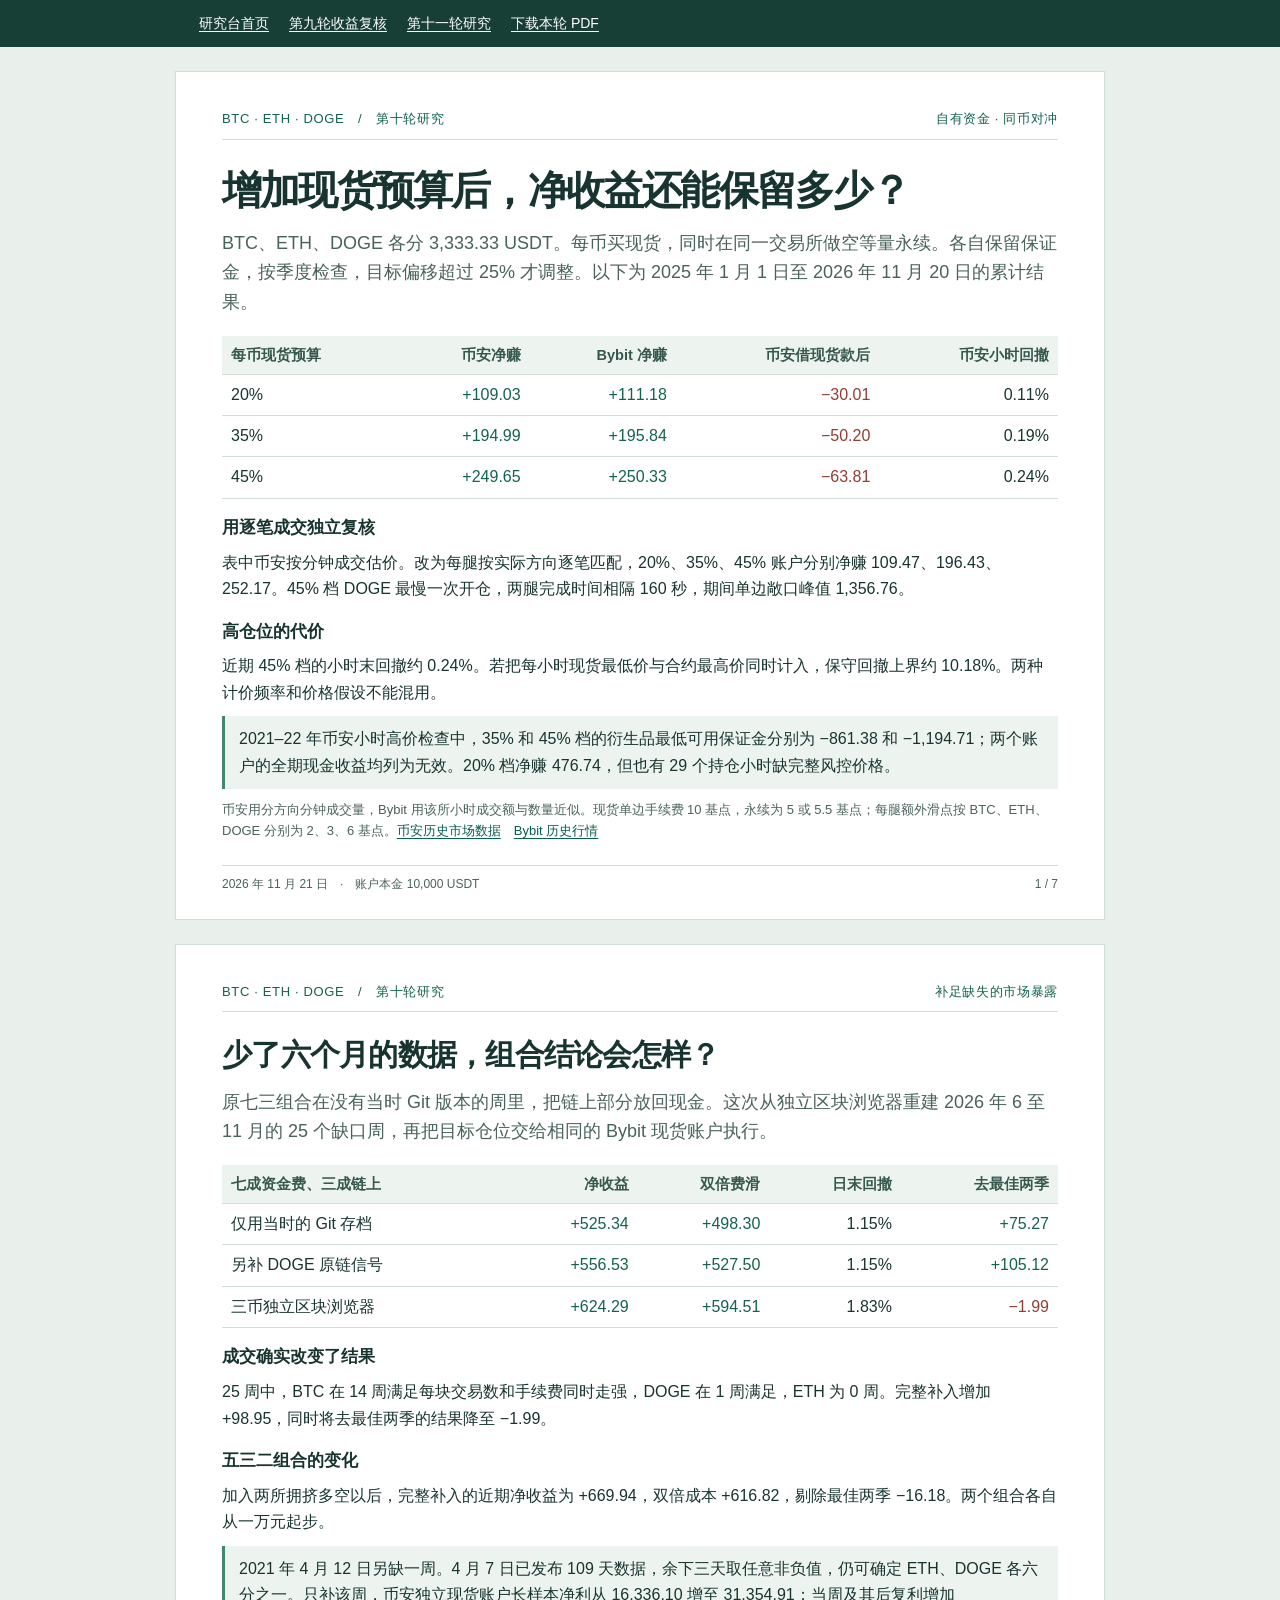
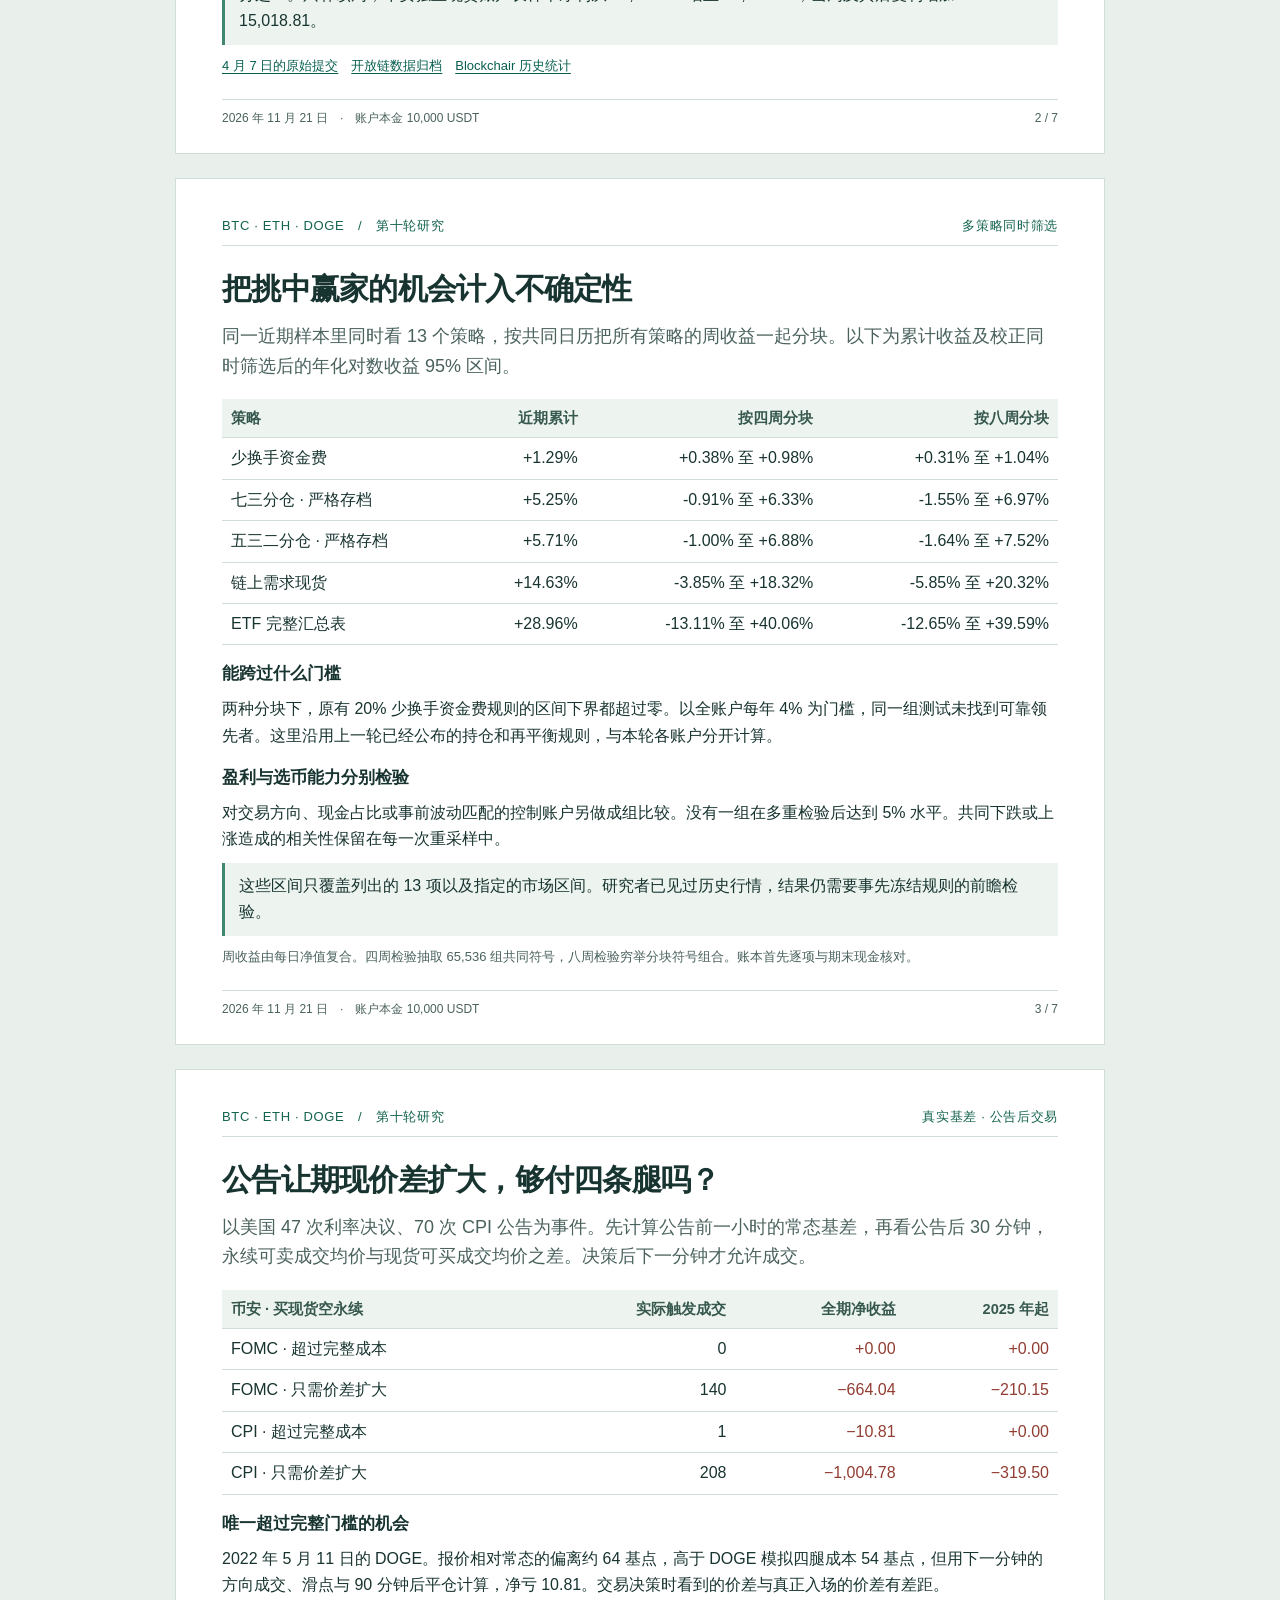
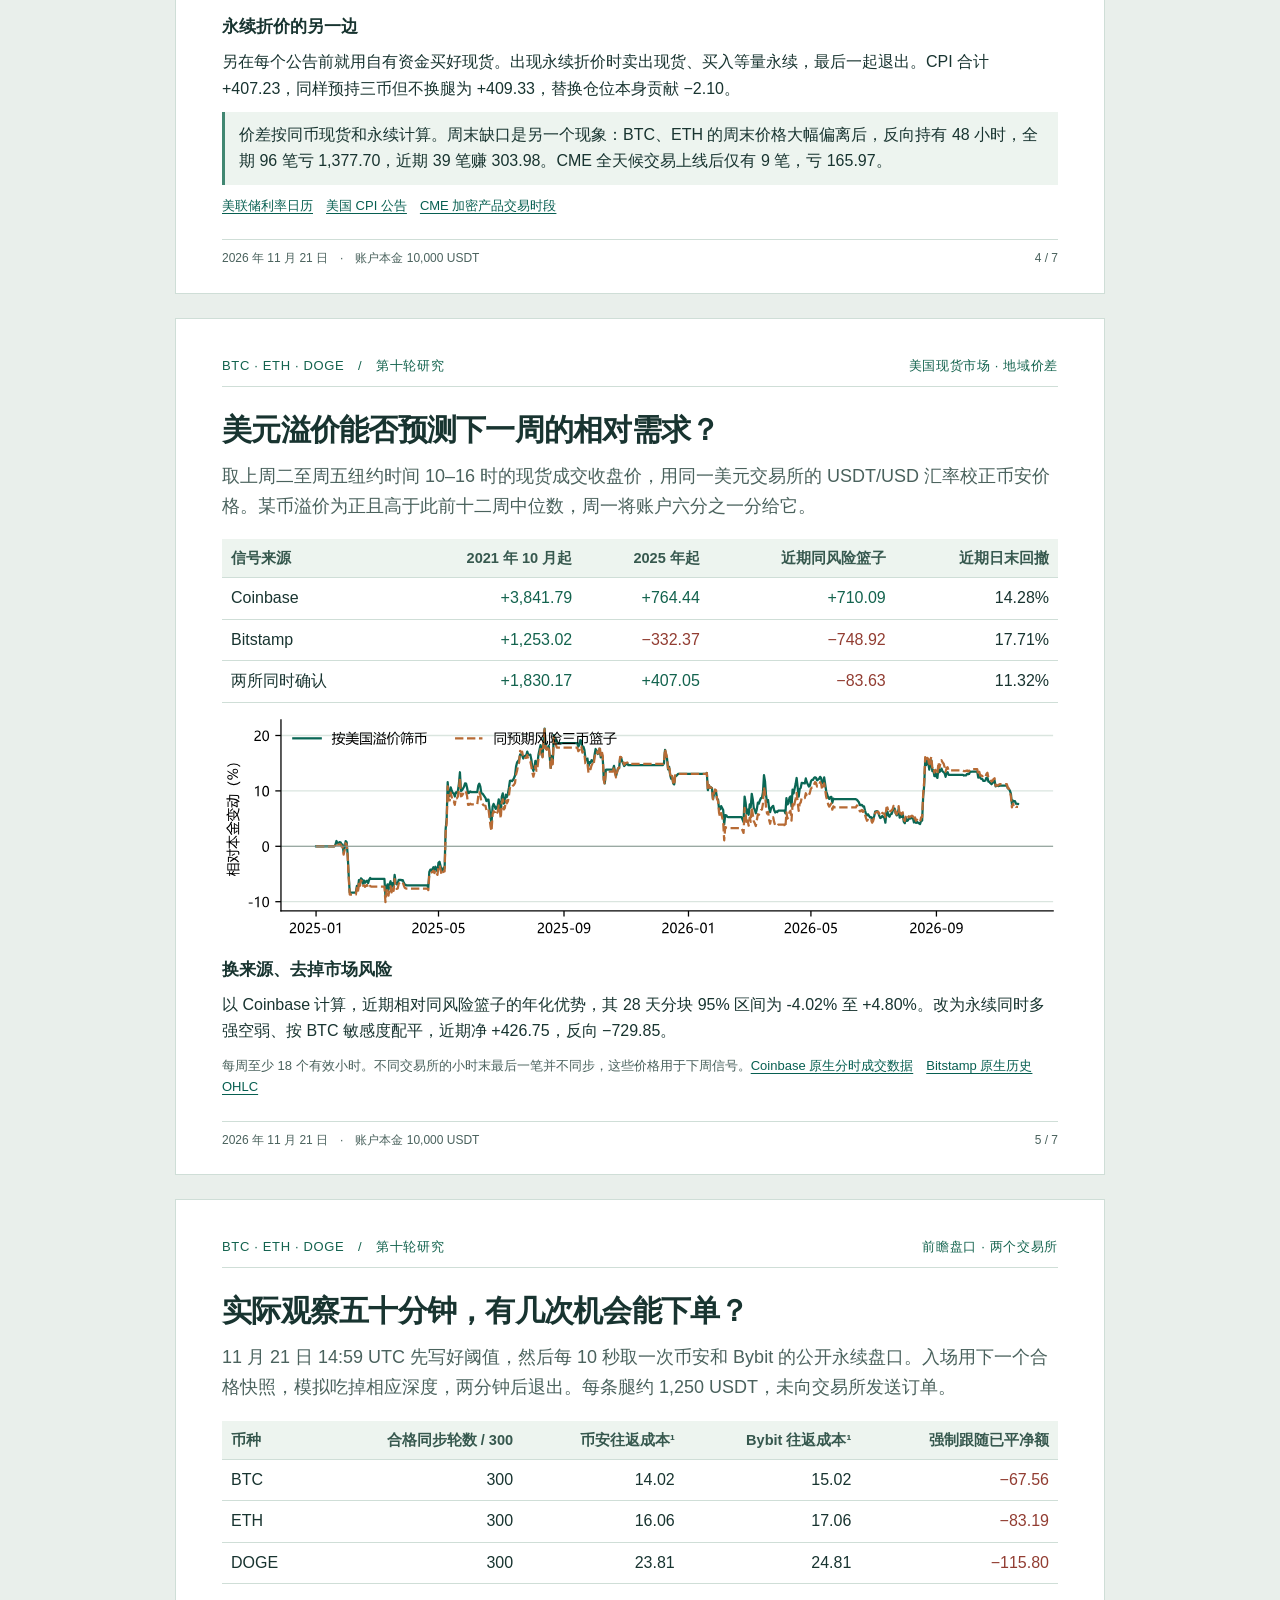
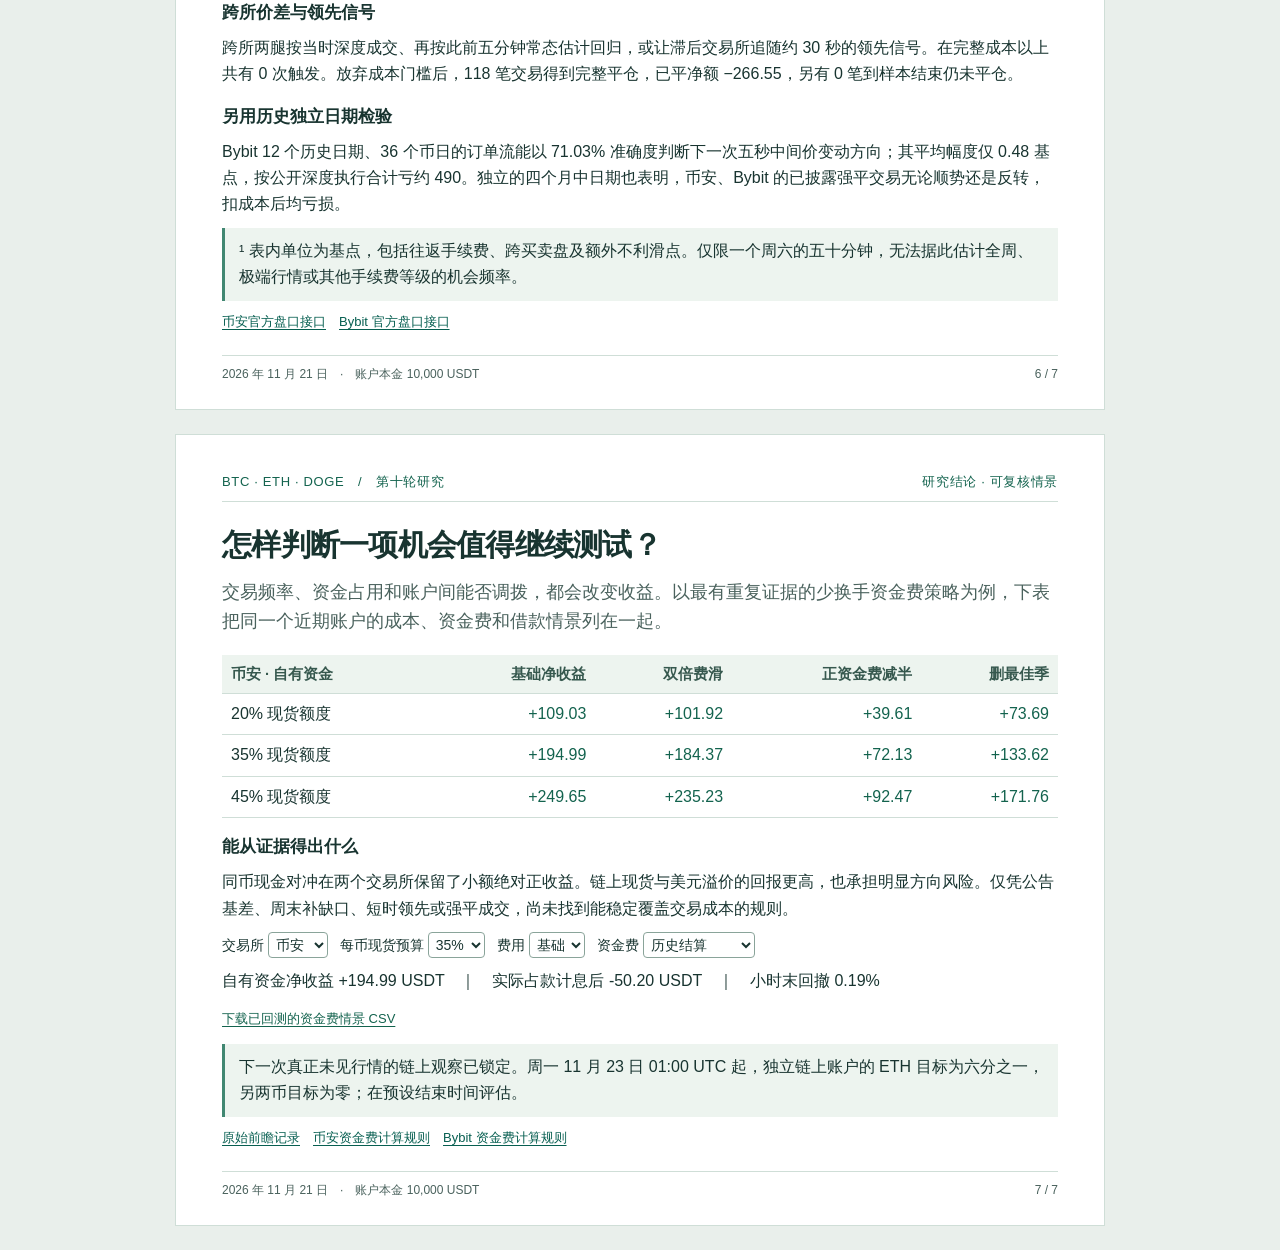
<file: opportunities10.html>
<!doctype html><html lang="zh-CN"><head><meta charset="utf-8"><meta name="viewport" content="width=device-width,initial-scale=1"><meta name="theme-color" content="#173f35"><title>第十轮交易机会与实盘约束</title><link rel="manifest" href="./manifest.webmanifest"><link rel="apple-touch-icon" href="./icons/app-192.png"><style>:root{color-scheme:light;--ink:#183430;--muted:#4a625d;--line:#cfded7;--green:#13634e;--red:#923d32;--paper:white}
*{box-sizing:border-box}body{margin:0;background:#e9efeb;color:var(--ink);font:16px/1.65 "Microsoft YaHei","PingFang SC",sans-serif}a{color:#075f51;text-underline-offset:3px}nav{background:#173f35;color:white}nav>div{max-width:930px;margin:auto;padding:12px 24px;display:flex;gap:20px;flex-wrap:wrap}nav a{font-size:14px;color:white}.sheet{max-width:930px;margin:24px auto;padding:36px 46px 24px;background:var(--paper);border:1px solid var(--line)}header{display:flex;align-items:center;justify-content:space-between;border-bottom:1px solid var(--line);padding-bottom:9px;color:var(--green);font-size:13px;letter-spacing:.05em}h1,h2,h3{margin:0;line-height:1.35}h1{font-size:40px;letter-spacing:-.045em}h2{font-size:30px;letter-spacing:-.025em}h3{font-size:17px;margin:18px 0 5px}.title{margin:23px 0 12px}.lead{color:var(--muted);font-size:18px;margin:0 0 18px}p{margin:10px 0}table{width:100%;border-collapse:collapse;font-variant-numeric:tabular-nums;margin:12px 0}th,td{text-align:right;padding:7px 9px;border-bottom:1px solid var(--line)}th{background:#edf4ef;font-size:.91em;color:#36584e}td:first-child,th:first-child{text-align:left}.neg{color:var(--red)}.pos{color:var(--green)}.note{border-left:3px solid #418772;background:#edf4ef;padding:10px 14px}.caption{font-size:13px;color:var(--muted)}.metrics{display:grid;grid-template-columns:repeat(3,1fr);gap:10px;margin:19px 0}.metric{border-top:3px solid #729c87;padding:12px 4px}.metric strong,.metric small{display:block}.metric strong{font-size:30px;line-height:1.25}.metric small{margin-top:6px;color:var(--muted)}footer{border-top:1px solid var(--line);padding-top:9px;margin-top:23px;color:var(--muted);display:flex;justify-content:space-between;gap:12px;font-size:12px}label{font-size:14px}select{font:inherit;background:white;border:1px solid #8aa49a;color:var(--ink);border-radius:4px;padding:3px}.filters{display:flex;gap:12px;flex-wrap:wrap;margin:10px 0}.chart{width:100%;height:auto;display:block}.chartwrap{padding:5px 0}button{cursor:pointer}ul{padding-left:22px}li+li{margin-top:5px}
@media(max-width:650px){.sheet{margin:10px 0;padding:22px 15px 16px;border-left:0;border-right:0}nav>div{padding:10px 15px;gap:15px}h1{font-size:32px}h2{font-size:25px}.lead{font-size:16px}.metrics{gap:5px}.metric strong{font-size:21px}.metric small{font-size:12px}table{font-size:13px}th,td{padding:7px 3px}header{font-size:11px}footer{font-size:11px}.chartwrap{margin:0 -4px}.caption{overflow-wrap:anywhere}}
@page{size:A4;margin:0}
@media print{body{background:white;font-size:11pt;line-height:1.6;-webkit-print-color-adjust:exact;print-color-adjust:exact}.screen{display:none!important}.sheet{height:297mm;width:210mm;max-width:none;margin:0;padding:16mm 16mm 12mm;border:0;display:flex;flex-direction:column;break-after:page}.sheet:last-of-type{break-after:auto}header{font-size:9pt}footer{margin-top:auto;font-size:8pt}.title{margin:8mm 0 4mm}h1{font-size:31pt}h2{font-size:24pt}h3{font-size:13pt;margin-top:5mm}.lead{font-size:13pt;margin-bottom:5mm}.caption{font-size:9pt}th,td{padding:2mm 2.8mm}nav{display:none}a{color:var(--green)}.note{padding:3mm 4mm}.metric strong{font-size:24pt}.metrics{margin:5mm 0}}
.printonly{display:none}@media print{.printonly{display:block}}
.download{padding:4px 0;color:var(--green);font:inherit;font-size:13px;background:none;border:0;text-decoration:underline;text-underline-offset:3px}
@media print{#p2 th,#p2 td{padding:1.1mm 2.8mm}#p2 h3{margin-top:3.5mm}#p2 table{margin:2mm 0}#p2 p{margin:2mm 0}}

.plot{margin:12px 0}.plot svg{display:block;width:100%;height:auto}.sheet{overflow-wrap:break-word}.filters{flex-wrap:wrap}@media print{.plot{margin:2mm 0}.plot svg{height:43mm}th,td{padding:1.55mm 2.3mm}.lead{margin-bottom:4mm}.note{margin-bottom:1mm}}</style></head><body><nav><div><a href="./">研究台首页</a><a href="./robustness9.html">第九轮收益复核</a><a href="./income11.html">第十一轮研究</a><a href="./opportunities10.pdf">下载本轮 PDF</a></div></nav><section class="sheet" id="p1"><header><span>BTC · ETH · DOGE　/　第十轮研究</span><span>自有资金 · 同币对冲</span></header><main><h1 class="title">增加现货预算后，净收益还能保留多少？</h1><p class="lead">BTC、ETH、DOGE 各分 3,333.33 USDT。每币买现货，同时在同一交易所做空等量永续。各自保留保证金，按季度检查，目标偏移超过 25% 才调整。以下为 2025 年 1 月 1 日至 2026 年 11 月 20 日的累计结果。</p><table><thead><tr><th>每币现货预算</th><th>币安净赚</th><th>Bybit 净赚</th><th>币安借现货款后</th><th>币安小时回撤</th></tr></thead><tbody><tr><td>20%</td><td><span class="pos">+109.03</span></td><td><span class="pos">+111.18</span></td><td><span class="neg">−30.01</span></td><td>0.11%</td></tr><tr><td>35%</td><td><span class="pos">+194.99</span></td><td><span class="pos">+195.84</span></td><td><span class="neg">−50.20</span></td><td>0.19%</td></tr><tr><td>45%</td><td><span class="pos">+249.65</span></td><td><span class="pos">+250.33</span></td><td><span class="neg">−63.81</span></td><td>0.24%</td></tr></tbody></table><h3>用逐笔成交独立复核</h3><p>表中币安按分钟成交估价。改为每腿按实际方向逐笔匹配，20%、35%、45% 账户分别净赚 109.47、196.43、252.17。45% 档 DOGE 最慢一次开仓，两腿完成时间相隔 160 秒，期间单边敞口峰值 1,356.76。</p><h3>高仓位的代价</h3><p>近期 45% 档的小时末回撤约 0.24%。若把每小时现货最低价与合约最高价同时计入，保守回撤上界约 10.18%。两种计价频率和价格假设不能混用。</p><p class="note">2021–22 年币安小时高价检查中，35% 和 45% 档的衍生品最低可用保证金分别为 −861.38 和 −1,194.71；两个账户的全期现金收益均列为无效。20% 档净赚 476.74，但也有 29 个持仓小时缺完整风控价格。</p><p class="caption">币安用分方向分钟成交量，Bybit 用该所小时成交额与数量近似。现货单边手续费 10 基点，永续为 5 或 5.5 基点；每腿额外滑点按 BTC、ETH、DOGE 分别为 2、3、6 基点。<a href="https://github.com/binance/binance-public-data">币安历史市场数据</a>　<a href="https://bybit-exchange.github.io/docs/v5/market/kline">Bybit 历史行情</a></p></main><footer><span>2026 年 11 月 21 日　·　账户本金 10,000 USDT</span><span>1 / 7</span></footer></section><section class="sheet" id="p2"><header><span>BTC · ETH · DOGE　/　第十轮研究</span><span>补足缺失的市场暴露</span></header><main><h2 class="title">少了六个月的数据，组合结论会怎样？</h2><p class="lead">原七三组合在没有当时 Git 版本的周里，把链上部分放回现金。这次从独立区块浏览器重建 2026 年 6 至 11 月的 25 个缺口周，再把目标仓位交给相同的 Bybit 现货账户执行。</p><table><thead><tr><th>七成资金费、三成链上</th><th>净收益</th><th>双倍费滑</th><th>日末回撤</th><th>去最佳两季</th></tr></thead><tbody><tr><td>仅用当时的 Git 存档</td><td><span class="pos">+525.34</span></td><td><span class="pos">+498.30</span></td><td>1.15%</td><td><span class="pos">+75.27</span></td></tr><tr><td>另补 DOGE 原链信号</td><td><span class="pos">+556.53</span></td><td><span class="pos">+527.50</span></td><td>1.15%</td><td><span class="pos">+105.12</span></td></tr><tr><td>三币独立区块浏览器</td><td><span class="pos">+624.29</span></td><td><span class="pos">+594.51</span></td><td>1.83%</td><td><span class="neg">−1.99</span></td></tr></tbody></table><h3>成交确实改变了结果</h3><p>25 周中，BTC 在 14 周满足每块交易数和手续费同时走强，DOGE 在 1 周满足，ETH 为 0 周。完整补入增加 +98.95，同时将去最佳两季的结果降至 −1.99。</p><h3>五三二组合的变化</h3><p>加入两所拥挤多空以后，完整补入的近期净收益为 +669.94，双倍成本 +616.82，剔除最佳两季 −16.18。两个组合各自从一万元起步。</p><p class="note">2021 年 4 月 12 日另缺一周。4 月 7 日已发布 109 天数据，余下三天取任意非负值，仍可确定 ETH、DOGE 各六分之一。只补该周，币安独立现货账户长样本净利从 16,336.10 增至 31,354.91；当周及其后复利增加 15,018.81。</p><p class="caption"><a href="https://github.com/coinmetrics/data/commit/79f4405057b05626a4a1d115d15c0d4f8407405a">4 月 7 日的原始提交</a>　<a href="https://registry.opendata.aws/aws-public-blockchain/">开放链数据归档</a>　<a href="https://blockchair.com/">Blockchair 历史统计</a></p></main><footer><span>2026 年 11 月 21 日　·　账户本金 10,000 USDT</span><span>2 / 7</span></footer></section><section class="sheet" id="p3"><header><span>BTC · ETH · DOGE　/　第十轮研究</span><span>多策略同时筛选</span></header><main><h2 class="title">把挑中赢家的机会计入不确定性</h2><p class="lead">同一近期样本里同时看 13 个策略，按共同日历把所有策略的周收益一起分块。以下为累计收益及校正同时筛选后的年化对数收益 95% 区间。</p><table><thead><tr><th>策略</th><th>近期累计</th><th>按四周分块</th><th>按八周分块</th></tr></thead><tbody><tr><td>少换手资金费</td><td>+1.29%</td><td>+0.38% 至 +0.98%</td><td>+0.31% 至 +1.04%</td></tr><tr><td>七三分仓 · 严格存档</td><td>+5.25%</td><td>-0.91% 至 +6.33%</td><td>-1.55% 至 +6.97%</td></tr><tr><td>五三二分仓 · 严格存档</td><td>+5.71%</td><td>-1.00% 至 +6.88%</td><td>-1.64% 至 +7.52%</td></tr><tr><td>链上需求现货</td><td>+14.63%</td><td>-3.85% 至 +18.32%</td><td>-5.85% 至 +20.32%</td></tr><tr><td>ETF 完整汇总表</td><td>+28.96%</td><td>-13.11% 至 +40.06%</td><td>-12.65% 至 +39.59%</td></tr></tbody></table><h3>能跨过什么门槛</h3><p>两种分块下，原有 20% 少换手资金费规则的区间下界都超过零。以全账户每年 4% 为门槛，同一组测试未找到可靠领先者。这里沿用上一轮已经公布的持仓和再平衡规则，与本轮各账户分开计算。</p><h3>盈利与选币能力分别检验</h3><p>对交易方向、现金占比或事前波动匹配的控制账户另做成组比较。没有一组在多重检验后达到 5% 水平。共同下跌或上涨造成的相关性保留在每一次重采样中。</p><p class="note">这些区间只覆盖列出的 13 项以及指定的市场区间。研究者已见过历史行情，结果仍需要事先冻结规则的前瞻检验。</p><p class="caption">周收益由每日净值复合。四周检验抽取 65,536 组共同符号，八周检验穷举分块符号组合。账本首先逐项与期末现金核对。</p></main><footer><span>2026 年 11 月 21 日　·　账户本金 10,000 USDT</span><span>3 / 7</span></footer></section><section class="sheet" id="p4"><header><span>BTC · ETH · DOGE　/　第十轮研究</span><span>真实基差 · 公告后交易</span></header><main><h2 class="title">公告让期现价差扩大，够付四条腿吗？</h2><p class="lead">以美国 47 次利率决议、70 次 CPI 公告为事件。先计算公告前一小时的常态基差，再看公告后 30 分钟，永续可卖成交均价与现货可买成交均价之差。决策后下一分钟才允许成交。</p><table><thead><tr><th>币安 · 买现货空永续</th><th>实际触发成交</th><th>全期净收益</th><th>2025 年起</th></tr></thead><tbody><tr><td>FOMC · 超过完整成本</td><td>0</td><td><span class="neg">+0.00</span></td><td><span class="neg">+0.00</span></td></tr><tr><td>FOMC · 只需价差扩大</td><td>140</td><td><span class="neg">−664.04</span></td><td><span class="neg">−210.15</span></td></tr><tr><td>CPI · 超过完整成本</td><td>1</td><td><span class="neg">−10.81</span></td><td><span class="neg">+0.00</span></td></tr><tr><td>CPI · 只需价差扩大</td><td>208</td><td><span class="neg">−1,004.78</span></td><td><span class="neg">−319.50</span></td></tr></tbody></table><h3>唯一超过完整门槛的机会</h3><p>2022 年 5 月 11 日的 DOGE。报价相对常态的偏离约 64 基点，高于 DOGE 模拟四腿成本 54 基点，但用下一分钟的方向成交、滑点与 90 分钟后平仓计算，净亏 10.81。交易决策时看到的价差与真正入场的价差有差距。</p><h3>永续折价的另一边</h3><p>另在每个公告前就用自有资金买好现货。出现永续折价时卖出现货、买入等量永续，最后一起退出。CPI 合计 +407.23，同样预持三币但不换腿为 +409.33，替换仓位本身贡献 −2.10。</p><p class="note">价差按同币现货和永续计算。周末缺口是另一个现象：BTC、ETH 的周末价格大幅偏离后，反向持有 48 小时，全期 96 笔亏 1,377.70，近期 39 笔赚 303.98。CME 全天候交易上线后仅有 9 笔，亏 165.97。</p><p class="caption"><a href="https://www.federalreserve.gov/monetarypolicy/fomccalendars.htm">美联储利率日历</a>　<a href="https://www.bls.gov/bls/news-release/cpi.htm">美国 CPI 公告</a>　<a href="https://www.cmegroup.com/markets/cryptocurrencies/24-7-trading.html">CME 加密产品交易时段</a></p></main><footer><span>2026 年 11 月 21 日　·　账户本金 10,000 USDT</span><span>4 / 7</span></footer></section><section class="sheet" id="p5"><header><span>BTC · ETH · DOGE　/　第十轮研究</span><span>美国现货市场 · 地域价差</span></header><main><h2 class="title">美元溢价能否预测下一周的相对需求？</h2><p class="lead">取上周二至周五纽约时间 10–16 时的现货成交收盘价，用同一美元交易所的 USDT/USD 汇率校正币安价格。某币溢价为正且高于此前十二周中位数，周一将账户六分之一分给它。</p><table><thead><tr><th>信号来源</th><th>2021 年 10 月起</th><th>2025 年起</th><th>近期同风险篮子</th><th>近期日末回撤</th></tr></thead><tbody><tr><td>Coinbase</td><td><span class="pos">+3,841.79</span></td><td><span class="pos">+764.44</span></td><td><span class="pos">+710.09</span></td><td>14.28%</td></tr><tr><td>Bitstamp</td><td><span class="pos">+1,253.02</span></td><td><span class="neg">−332.37</span></td><td><span class="neg">−748.92</span></td><td>17.71%</td></tr><tr><td>两所同时确认</td><td><span class="pos">+1,830.17</span></td><td><span class="pos">+407.05</span></td><td><span class="neg">−83.63</span></td><td>11.32%</td></tr></tbody></table><figure class="plot"><svg role="img" aria-label="美国溢价规则与风险匹配账户的日末净值" xmlns:xlink="http://www.w3.org/1999/xlink" width="518.4pt" height="140.4pt" viewBox="0 0 518.4 140.4" xmlns="http://www.w3.org/2000/svg" version="1.1">
 <metadata>
  <rdf:RDF xmlns:dc="http://purl.org/dc/elements/1.1/" xmlns:cc="http://creativecommons.org/ns#" xmlns:rdf="http://www.w3.org/1999/02/22-rdf-syntax-ns#">
   <cc:Work>
    <dc:type rdf:resource="http://purl.org/dc/dcmitype/StillImage"/>
    <dc:format>image/svg+xml</dc:format>
    <dc:creator>
     <cc:Agent>
      <dc:title>Matplotlib v3.10.7, https://matplotlib.org/</dc:title>
     </cc:Agent>
    </dc:creator>
   </cc:Work>
  </rdf:RDF>
 </metadata>
 <defs>
  <style type="text/css">*{stroke-linejoin: round; stroke-linecap: butt}</style>
 </defs>
 <g id="figure_1">
  <g id="patch_1">
   <path d="M 0 140.4 
L 518.4 140.4 
L 518.4 0 
L 0 0 
z
" style="fill: #ffffff"/>
  </g>
  <g id="axes_1">
   <g id="patch_2">
    <path d="M 36.554459 121.492026 
L 515.39976 121.492026 
L 515.39976 3.00024 
L 36.554459 3.00024 
z
" style="fill: #ffffff"/>
   </g>
   <g id="matplotlib.axis_1">
    <g id="xtick_1">
     <g id="line2d_1">
      <defs>
       <path id="m5f32cf5975" d="M 0 0 
L 0 3.5 
" style="stroke: #000000; stroke-width: 0.8"/>
      </defs>
      <g>
       <use xlink:href="#m5f32cf5975" x="58.320154" y="121.492026" style="stroke: #000000; stroke-width: 0.8"/>
      </g>
     </g>
     <g id="text_1">
      <!-- 2025-01 -->
      <g transform="translate(41.528006 135.286713) scale(0.085 -0.085)">
       <defs>
        <path id="MicrosoftYaHei-32" d="M 2666 3572 
Q 2666 3963 2419 4186 
Q 2172 4409 1747 4409 
Q 1447 4409 1140 4256 
Q 834 4103 569 3819 
L 569 4413 
Q 806 4659 1107 4790 
Q 1409 4922 1816 4922 
Q 2472 4922 2872 4570 
Q 3272 4219 3272 3619 
Q 3272 3084 3026 2693 
Q 2781 2303 2188 1894 
Q 1581 1475 1376 1294 
Q 1172 1113 1090 947 
Q 1009 781 1009 544 
L 3416 544 
L 3416 0 
L 372 0 
L 372 241 
Q 372 659 486 951 
Q 600 1244 862 1520 
Q 1125 1797 1681 2184 
Q 2250 2584 2458 2886 
Q 2666 3188 2666 3572 
z
" transform="scale(0.015625)"/>
        <path id="MicrosoftYaHei-30" d="M 284 2325 
Q 284 3606 709 4264 
Q 1134 4922 1941 4922 
Q 3478 4922 3478 2441 
Q 3478 1216 3045 567 
Q 2613 -81 1831 -81 
Q 1094 -81 689 534 
Q 284 1150 284 2325 
z
M 909 2353 
Q 909 425 1888 425 
Q 2850 425 2850 2384 
Q 2850 4413 1906 4413 
Q 909 4413 909 2353 
z
" transform="scale(0.015625)"/>
        <path id="MicrosoftYaHei-35" d="M 3294 1494 
Q 3294 784 2823 350 
Q 2353 -84 1559 -84 
Q 878 -84 544 119 
L 544 744 
Q 1034 425 1544 425 
Q 2050 425 2361 704 
Q 2672 984 2672 1447 
Q 2672 1909 2348 2167 
Q 2025 2425 1434 2425 
Q 978 2425 613 2384 
L 791 4841 
L 3053 4841 
L 3053 4303 
L 1306 4303 
L 1206 2931 
L 1647 2950 
Q 2416 2950 2855 2567 
Q 3294 2184 3294 1494 
z
" transform="scale(0.015625)"/>
        <path id="MicrosoftYaHei-2d" d="M 2328 1681 
L 488 1681 
L 488 2153 
L 2328 2153 
L 2328 1681 
z
" transform="scale(0.015625)"/>
        <path id="MicrosoftYaHei-31" d="M 1781 0 
L 1781 4141 
Q 1638 3997 1295 3819 
Q 953 3641 663 3569 
L 663 4169 
Q 1047 4275 1484 4508 
Q 1922 4741 2156 4947 
L 2388 4947 
L 2388 0 
L 1781 0 
z
" transform="scale(0.015625)"/>
       </defs>
       <use xlink:href="#MicrosoftYaHei-32"/>
       <use xlink:href="#MicrosoftYaHei-30" transform="translate(58.642578 0)"/>
       <use xlink:href="#MicrosoftYaHei-32" transform="translate(117.285156 0)"/>
       <use xlink:href="#MicrosoftYaHei-35" transform="translate(175.927734 0)"/>
       <use xlink:href="#MicrosoftYaHei-2d" transform="translate(234.570312 0)"/>
       <use xlink:href="#MicrosoftYaHei-30" transform="translate(277.832031 0)"/>
       <use xlink:href="#MicrosoftYaHei-31" transform="translate(336.474609 0)"/>
      </g>
     </g>
    </g>
    <g id="xtick_2">
     <g id="line2d_2">
      <g>
       <use xlink:href="#m5f32cf5975" x="134.246999" y="121.492026" style="stroke: #000000; stroke-width: 0.8"/>
      </g>
     </g>
     <g id="text_2">
      <!-- 2025-05 -->
      <g transform="translate(117.454851 135.286713) scale(0.085 -0.085)">
       <use xlink:href="#MicrosoftYaHei-32"/>
       <use xlink:href="#MicrosoftYaHei-30" transform="translate(58.642578 0)"/>
       <use xlink:href="#MicrosoftYaHei-32" transform="translate(117.285156 0)"/>
       <use xlink:href="#MicrosoftYaHei-35" transform="translate(175.927734 0)"/>
       <use xlink:href="#MicrosoftYaHei-2d" transform="translate(234.570312 0)"/>
       <use xlink:href="#MicrosoftYaHei-30" transform="translate(277.832031 0)"/>
       <use xlink:href="#MicrosoftYaHei-35" transform="translate(336.474609 0)"/>
      </g>
     </g>
    </g>
    <g id="xtick_3">
     <g id="line2d_3">
      <g>
       <use xlink:href="#m5f32cf5975" x="212.072015" y="121.492026" style="stroke: #000000; stroke-width: 0.8"/>
      </g>
     </g>
     <g id="text_3">
      <!-- 2025-09 -->
      <g transform="translate(195.279867 135.286713) scale(0.085 -0.085)">
       <defs>
        <path id="MicrosoftYaHei-39" d="M 578 656 
Q 978 425 1441 425 
Q 2091 425 2448 937 
Q 2806 1450 2806 2394 
Q 2800 2388 2794 2394 
Q 2475 1788 1722 1788 
Q 1113 1788 713 2206 
Q 313 2625 313 3294 
Q 313 4006 750 4464 
Q 1188 4922 1884 4922 
Q 2606 4922 3012 4355 
Q 3419 3788 3419 2703 
Q 3419 1363 2894 641 
Q 2369 -81 1441 -81 
Q 931 -81 578 84 
L 578 656 
z
M 931 3372 
Q 931 2884 1181 2598 
Q 1431 2313 1872 2313 
Q 2253 2313 2512 2573 
Q 2772 2834 2772 3206 
Q 2772 3728 2514 4070 
Q 2256 4413 1834 4413 
Q 1444 4413 1187 4116 
Q 931 3819 931 3372 
z
" transform="scale(0.015625)"/>
       </defs>
       <use xlink:href="#MicrosoftYaHei-32"/>
       <use xlink:href="#MicrosoftYaHei-30" transform="translate(58.642578 0)"/>
       <use xlink:href="#MicrosoftYaHei-32" transform="translate(117.285156 0)"/>
       <use xlink:href="#MicrosoftYaHei-35" transform="translate(175.927734 0)"/>
       <use xlink:href="#MicrosoftYaHei-2d" transform="translate(234.570312 0)"/>
       <use xlink:href="#MicrosoftYaHei-30" transform="translate(277.832031 0)"/>
       <use xlink:href="#MicrosoftYaHei-39" transform="translate(336.474609 0)"/>
      </g>
     </g>
    </g>
    <g id="xtick_4">
     <g id="line2d_4">
      <g>
       <use xlink:href="#m5f32cf5975" x="289.264307" y="121.492026" style="stroke: #000000; stroke-width: 0.8"/>
      </g>
     </g>
     <g id="text_4">
      <!-- 2026-01 -->
      <g transform="translate(272.472159 135.286713) scale(0.085 -0.085)">
       <defs>
        <path id="MicrosoftYaHei-36" d="M 3181 4219 
Q 2803 4413 2391 4413 
Q 1763 4413 1381 3866 
Q 1000 3319 994 2372 
L 1009 2372 
Q 1353 3038 2106 3038 
Q 2734 3038 3109 2628 
Q 3484 2219 3484 1541 
Q 3484 831 3051 375 
Q 2619 -81 1947 -81 
Q 1209 -81 789 495 
Q 369 1072 369 2131 
Q 369 3413 920 4167 
Q 1472 4922 2372 4922 
Q 2888 4922 3181 4781 
L 3181 4219 
z
M 1031 1584 
Q 1031 1106 1286 765 
Q 1541 425 1963 425 
Q 2363 425 2613 719 
Q 2863 1013 2863 1475 
Q 2863 1975 2627 2253 
Q 2391 2531 1956 2531 
Q 1544 2531 1287 2250 
Q 1031 1969 1031 1584 
z
" transform="scale(0.015625)"/>
       </defs>
       <use xlink:href="#MicrosoftYaHei-32"/>
       <use xlink:href="#MicrosoftYaHei-30" transform="translate(58.642578 0)"/>
       <use xlink:href="#MicrosoftYaHei-32" transform="translate(117.285156 0)"/>
       <use xlink:href="#MicrosoftYaHei-36" transform="translate(175.927734 0)"/>
       <use xlink:href="#MicrosoftYaHei-2d" transform="translate(234.570312 0)"/>
       <use xlink:href="#MicrosoftYaHei-30" transform="translate(277.832031 0)"/>
       <use xlink:href="#MicrosoftYaHei-31" transform="translate(336.474609 0)"/>
      </g>
     </g>
    </g>
    <g id="xtick_5">
     <g id="line2d_5">
      <g>
       <use xlink:href="#m5f32cf5975" x="365.191152" y="121.492026" style="stroke: #000000; stroke-width: 0.8"/>
      </g>
     </g>
     <g id="text_5">
      <!-- 2026-05 -->
      <g transform="translate(348.399004 135.286713) scale(0.085 -0.085)">
       <use xlink:href="#MicrosoftYaHei-32"/>
       <use xlink:href="#MicrosoftYaHei-30" transform="translate(58.642578 0)"/>
       <use xlink:href="#MicrosoftYaHei-32" transform="translate(117.285156 0)"/>
       <use xlink:href="#MicrosoftYaHei-36" transform="translate(175.927734 0)"/>
       <use xlink:href="#MicrosoftYaHei-2d" transform="translate(234.570312 0)"/>
       <use xlink:href="#MicrosoftYaHei-30" transform="translate(277.832031 0)"/>
       <use xlink:href="#MicrosoftYaHei-35" transform="translate(336.474609 0)"/>
      </g>
     </g>
    </g>
    <g id="xtick_6">
     <g id="line2d_6">
      <g>
       <use xlink:href="#m5f32cf5975" x="443.016168" y="121.492026" style="stroke: #000000; stroke-width: 0.8"/>
      </g>
     </g>
     <g id="text_6">
      <!-- 2026-09 -->
      <g transform="translate(426.22402 135.286713) scale(0.085 -0.085)">
       <use xlink:href="#MicrosoftYaHei-32"/>
       <use xlink:href="#MicrosoftYaHei-30" transform="translate(58.642578 0)"/>
       <use xlink:href="#MicrosoftYaHei-32" transform="translate(117.285156 0)"/>
       <use xlink:href="#MicrosoftYaHei-36" transform="translate(175.927734 0)"/>
       <use xlink:href="#MicrosoftYaHei-2d" transform="translate(234.570312 0)"/>
       <use xlink:href="#MicrosoftYaHei-30" transform="translate(277.832031 0)"/>
       <use xlink:href="#MicrosoftYaHei-39" transform="translate(336.474609 0)"/>
      </g>
     </g>
    </g>
   </g>
   <g id="matplotlib.axis_2">
    <g id="ytick_1">
     <g id="line2d_7">
      <path d="M 36.554459 115.776527 
L 515.39976 115.776527 
" clip-path="url(#p2a978c75b4)" style="fill: none; stroke: #dae5df; stroke-width: 0.8; stroke-linecap: square"/>
     </g>
     <g id="line2d_8">
      <defs>
       <path id="mdd0dbb1493" d="M 0 0 
L -3.5 0 
" style="stroke: #000000; stroke-width: 0.8"/>
      </defs>
      <g>
       <use xlink:href="#mdd0dbb1493" x="36.554459" y="115.776527" style="stroke: #000000; stroke-width: 0.8"/>
      </g>
     </g>
     <g id="text_7">
      <!-- -10 -->
      <g transform="translate(15.907974 119.173871) scale(0.085 -0.085)">
       <use xlink:href="#MicrosoftYaHei-2d"/>
       <use xlink:href="#MicrosoftYaHei-31" transform="translate(43.261719 0)"/>
       <use xlink:href="#MicrosoftYaHei-30" transform="translate(101.904297 0)"/>
      </g>
     </g>
    </g>
    <g id="ytick_2">
     <g id="line2d_9">
      <path d="M 36.554459 81.42054 
L 515.39976 81.42054 
" clip-path="url(#p2a978c75b4)" style="fill: none; stroke: #dae5df; stroke-width: 0.8; stroke-linecap: square"/>
     </g>
     <g id="line2d_10">
      <g>
       <use xlink:href="#mdd0dbb1493" x="36.554459" y="81.42054" style="stroke: #000000; stroke-width: 0.8"/>
      </g>
     </g>
     <g id="text_8">
      <!-- 0 -->
      <g transform="translate(24.570006 84.817884) scale(0.085 -0.085)">
       <use xlink:href="#MicrosoftYaHei-30"/>
      </g>
     </g>
    </g>
    <g id="ytick_3">
     <g id="line2d_11">
      <path d="M 36.554459 47.064553 
L 515.39976 47.064553 
" clip-path="url(#p2a978c75b4)" style="fill: none; stroke: #dae5df; stroke-width: 0.8; stroke-linecap: square"/>
     </g>
     <g id="line2d_12">
      <g>
       <use xlink:href="#mdd0dbb1493" x="36.554459" y="47.064553" style="stroke: #000000; stroke-width: 0.8"/>
      </g>
     </g>
     <g id="text_9">
      <!-- 10 -->
      <g transform="translate(19.585553 50.461897) scale(0.085 -0.085)">
       <use xlink:href="#MicrosoftYaHei-31"/>
       <use xlink:href="#MicrosoftYaHei-30" transform="translate(58.642578 0)"/>
      </g>
     </g>
    </g>
    <g id="ytick_4">
     <g id="line2d_13">
      <path d="M 36.554459 12.708566 
L 515.39976 12.708566 
" clip-path="url(#p2a978c75b4)" style="fill: none; stroke: #dae5df; stroke-width: 0.8; stroke-linecap: square"/>
     </g>
     <g id="line2d_14">
      <g>
       <use xlink:href="#mdd0dbb1493" x="36.554459" y="12.708566" style="stroke: #000000; stroke-width: 0.8"/>
      </g>
     </g>
     <g id="text_10">
      <!-- 20 -->
      <g transform="translate(19.585553 16.10591) scale(0.085 -0.085)">
       <use xlink:href="#MicrosoftYaHei-32"/>
       <use xlink:href="#MicrosoftYaHei-30" transform="translate(58.642578 0)"/>
      </g>
     </g>
    </g>
    <g id="text_11">
     <!-- 相对本金变动（%） -->
     <g transform="translate(9.794927 100.027305) rotate(-90) scale(0.085 -0.085)">
      <defs>
       <path id="MicrosoftYaHei-76f8" d="M 2738 4891 
L 6025 4891 
L 6025 -822 
L 5550 -822 
L 5550 -397 
L 3213 -397 
L 3213 -822 
L 2738 -822 
L 2738 4891 
z
M 94 1409 
Q 784 2372 1128 3622 
L 169 3622 
L 169 4041 
L 1138 4041 
L 1138 5284 
L 1594 5284 
L 1594 4041 
L 2506 4041 
L 2506 3622 
L 1594 3622 
L 1594 2534 
L 1844 2791 
Q 2275 2372 2638 1984 
L 2300 1653 
Q 1956 2059 1594 2444 
L 1594 -809 
L 1138 -809 
L 1138 2444 
Q 800 1516 319 866 
Q 225 1134 94 1409 
z
M 3213 28 
L 5550 28 
L 5550 1241 
L 3213 1241 
L 3213 28 
z
M 5550 4466 
L 3213 4466 
L 3213 3266 
L 5550 3266 
L 5550 4466 
z
M 3213 1653 
L 5550 1653 
L 5550 2853 
L 3213 2853 
L 3213 1653 
z
" transform="scale(0.015625)"/>
       <path id="MicrosoftYaHei-5bf9" d="M 694 3691 
Q 1234 2909 1741 2166 
Q 2113 3081 2213 4147 
L 250 4147 
L 250 4622 
L 2725 4622 
L 2725 4166 
Q 2553 2809 2059 1700 
Q 2569 953 3044 247 
L 2594 -53 
Q 2203 563 1803 1181 
Q 1247 163 388 -622 
Q 263 -428 81 -166 
Q 975 638 1500 1647 
Q 919 2538 319 3434 
L 694 3691 
z
M 2975 3941 
L 5056 3941 
L 5056 5278 
L 5563 5278 
L 5563 3941 
L 6325 3941 
L 6325 3466 
L 5563 3466 
L 5563 191 
Q 5563 -716 4669 -716 
Q 4388 -716 3744 -709 
Q 3713 -478 3644 -147 
Q 4263 -197 4588 -197 
Q 5056 -197 5056 278 
L 5056 3466 
L 2975 3466 
L 2975 3941 
z
M 3088 2684 
L 3494 2928 
Q 4000 2184 4388 1484 
L 3919 1216 
Q 3550 1922 3088 2684 
z
" transform="scale(0.015625)"/>
       <path id="MicrosoftYaHei-672c" d="M 6281 803 
Q 6119 641 5856 366 
Q 4344 1531 3444 3353 
L 3444 878 
L 4875 878 
L 4875 441 
L 3444 441 
L 3444 -841 
L 2956 -841 
L 2956 441 
L 1475 441 
L 1475 878 
L 2956 878 
L 2956 3353 
Q 2159 1766 513 291 
Q 269 522 100 666 
Q 1878 2125 2759 3753 
L 238 3753 
L 238 4216 
L 2956 4216 
L 2956 5341 
L 3444 5341 
L 3444 4216 
L 6163 4216 
L 6163 3753 
L 3622 3753 
Q 4616 1884 6281 803 
z
" transform="scale(0.015625)"/>
       <path id="MicrosoftYaHei-91d1" d="M 300 -141 
L 2950 -141 
L 2950 1384 
L 713 1384 
L 713 1841 
L 2950 1841 
L 2950 2716 
L 1325 2716 
L 1325 3153 
Q 881 2872 363 2591 
Q 231 2828 50 3059 
Q 2131 4034 2994 5297 
L 3675 5297 
L 3531 5122 
Q 4525 3853 6344 3147 
Q 6175 2909 6013 2647 
Q 5525 2853 5069 3141 
L 5069 2716 
L 3450 2716 
L 3450 1841 
L 5675 1841 
L 5675 1384 
L 3450 1384 
L 3450 -141 
L 6113 -141 
L 6113 -603 
L 300 -603 
L 300 -141 
z
M 3206 4766 
Q 2563 3953 1350 3172 
L 5019 3172 
Q 4044 3791 3206 4766 
z
M 4094 284 
Q 4600 809 4950 1309 
L 5388 1028 
Q 4950 484 4469 -16 
L 4094 284 
z
M 1000 1003 
L 1369 1297 
Q 1825 834 2263 334 
L 1838 -3 
Q 1463 491 1000 1003 
z
" transform="scale(0.015625)"/>
       <path id="MicrosoftYaHei-53d8" d="M 838 1634 
L 838 2066 
L 5088 2066 
L 5088 1634 
Q 4494 853 3659 309 
Q 4675 -178 6313 -297 
Q 6088 -609 5950 -822 
Q 4275 -594 3178 34 
Q 2122 -509 425 -866 
Q 269 -622 106 -403 
Q 1741 -122 2728 328 
Q 2047 838 1553 1634 
L 838 1634 
z
M 231 4534 
L 3081 4534 
Q 2888 4884 2725 5141 
L 3175 5359 
Q 3481 4884 3600 4659 
L 3359 4534 
L 6200 4534 
L 6200 4091 
L 4181 4091 
L 4181 2353 
L 3700 2353 
L 3700 4091 
L 2694 4091 
L 2694 2341 
L 2213 2341 
L 2213 4091 
L 231 4091 
L 231 4534 
z
M 4475 1634 
L 2116 1634 
Q 2575 953 3197 572 
Q 3947 1016 4475 1634 
z
M 4556 3434 
L 4900 3728 
Q 5700 3009 6213 2459 
L 5825 2116 
Q 5219 2797 4556 3434 
z
M 1381 3741 
L 1756 3422 
Q 1119 2691 500 2097 
Q 344 2272 138 2447 
Q 794 3009 1381 3741 
z
" transform="scale(0.015625)"/>
       <path id="MicrosoftYaHei-52a8" d="M 2975 4022 
L 3906 4022 
Q 3916 4650 3913 5309 
L 4425 5309 
Q 4422 4656 4409 4022 
L 6094 4022 
Q 6050 1659 5969 216 
Q 5900 -666 5150 -678 
Q 4763 -678 4306 -659 
Q 4263 -397 4206 -109 
Q 4638 -166 4994 -172 
Q 5456 -172 5475 347 
Q 5569 1897 5588 3547 
L 4400 3547 
Q 4394 3278 4388 3016 
Q 4356 553 2900 -872 
Q 2725 -659 2525 -447 
Q 3831 716 3888 3028 
Q 3894 3284 3900 3547 
L 2975 3547 
L 2975 4022 
z
M 2338 1866 
Q 2731 1016 3063 178 
Q 2788 59 2594 -28 
Q 2550 91 2506 209 
Q 1316 97 338 -16 
L 119 491 
Q 394 647 563 997 
Q 869 1613 1200 2559 
L 144 2559 
L 144 3022 
L 3163 3022 
L 3163 2559 
L 1725 2559 
Q 1191 1228 800 491 
Q 1519 544 2347 631 
Q 2138 1163 1906 1672 
L 2338 1866 
z
M 406 4778 
L 2913 4778 
L 2913 4316 
L 406 4316 
L 406 4778 
z
" transform="scale(0.015625)"/>
       <path id="MicrosoftYaHei-ff08" d="M 5288 -1100 
Q 4172 119 4172 1850 
Q 4172 3603 5288 4838 
L 5825 4838 
Q 4716 3572 4716 1856 
Q 4716 166 5819 -1100 
L 5288 -1100 
z
" transform="scale(0.015625)"/>
       <path id="MicrosoftYaHei-25" d="M 272 3619 
Q 272 4213 589 4563 
Q 906 4913 1444 4913 
Q 1959 4913 2248 4591 
Q 2538 4269 2538 3694 
Q 2538 3122 2219 2765 
Q 1900 2409 1372 2409 
Q 872 2409 572 2740 
Q 272 3072 272 3619 
z
M 753 3650 
Q 753 3247 928 3028 
Q 1103 2809 1406 2809 
Q 1719 2809 1889 3036 
Q 2059 3263 2059 3675 
Q 2059 4078 1892 4298 
Q 1725 4519 1422 4519 
Q 1113 4519 933 4289 
Q 753 4059 753 3650 
z
M 4647 4841 
L 1538 -31 
L 1016 -31 
L 4125 4841 
L 4647 4841 
z
M 3172 1134 
Q 3172 1728 3489 2083 
Q 3806 2438 4341 2438 
Q 4853 2438 5143 2114 
Q 5434 1791 5434 1203 
Q 5434 634 5112 279 
Q 4791 -75 4272 -75 
Q 3769 -75 3470 261 
Q 3172 597 3172 1134 
z
M 3650 1163 
Q 3650 769 3825 548 
Q 4000 328 4303 328 
Q 4616 328 4786 556 
Q 4956 784 4956 1194 
Q 4956 1600 4786 1815 
Q 4616 2031 4319 2031 
Q 4000 2031 3825 1801 
Q 3650 1572 3650 1163 
z
" transform="scale(0.015625)"/>
       <path id="MicrosoftYaHei-ff09" d="M 1113 -1100 
L 575 -1100 
Q 1684 163 1684 1888 
Q 1684 3581 581 4838 
L 1113 4838 
Q 2222 3628 2222 1888 
Q 2222 128 1113 -1100 
z
" transform="scale(0.015625)"/>
      </defs>
      <use xlink:href="#MicrosoftYaHei-76f8"/>
      <use xlink:href="#MicrosoftYaHei-5bf9" transform="translate(100 0)"/>
      <use xlink:href="#MicrosoftYaHei-672c" transform="translate(200 0)"/>
      <use xlink:href="#MicrosoftYaHei-91d1" transform="translate(300 0)"/>
      <use xlink:href="#MicrosoftYaHei-53d8" transform="translate(400 0)"/>
      <use xlink:href="#MicrosoftYaHei-52a8" transform="translate(500 0)"/>
      <use xlink:href="#MicrosoftYaHei-ff08" transform="translate(600 0)"/>
      <use xlink:href="#MicrosoftYaHei-25" transform="translate(700 0)"/>
      <use xlink:href="#MicrosoftYaHei-ff09" transform="translate(788.964844 0)"/>
     </g>
    </g>
   </g>
   <g id="line2d_15">
    <path d="M 58.320154 81.42054 
L 69.709181 81.42054 
L 70.341905 80.337502 
L 70.974628 78.143406 
L 71.607352 79.52024 
L 72.240076 79.405174 
L 72.8728 78.862747 
L 73.505523 78.932601 
L 74.138247 80.134131 
L 74.770971 80.392231 
L 75.403694 85.28243 
L 76.036418 82.384617 
L 76.669142 78.176021 
L 77.301865 78.957461 
L 77.934589 86.811856 
L 78.567313 99.676083 
L 79.200037 110.09487 
L 82.996379 110.096195 
L 83.629103 106.038763 
L 84.261826 108.607615 
L 84.89455 102.413368 
L 85.527274 104.710696 
L 86.159997 101.253798 
L 86.792721 101.886193 
L 87.425445 104.612391 
L 88.058168 102.604244 
L 88.690892 104.050029 
L 89.323616 103.176841 
L 89.95634 102.724243 
L 90.589063 104.230588 
L 91.221787 102.219832 
L 91.854511 101.087212 
L 92.487234 101.669531 
L 100.712643 101.675318 
L 101.345366 112.031809 
L 101.97809 107.122073 
L 102.610814 104.995604 
L 103.243537 108.470502 
L 103.876261 105.0638 
L 104.508985 103.100904 
L 105.141709 106.930045 
L 105.774432 104.216861 
L 106.407156 105.741043 
L 107.03988 99.099451 
L 107.672603 103.809612 
L 108.305327 105.01619 
L 108.938051 104.565086 
L 109.570775 102.205171 
L 110.836222 102.24434 
L 111.468946 102.546689 
L 112.101669 102.345038 
L 112.734393 104.100055 
L 113.367117 105.210194 
L 113.99984 105.371878 
L 114.632564 105.715104 
L 127.287038 105.715095 
L 127.919762 106.964651 
L 128.552486 97.339358 
L 129.185209 95.883433 
L 129.817933 96.554707 
L 130.450657 95.64244 
L 131.083381 94.432955 
L 131.716104 95.973764 
L 132.348828 94.122499 
L 132.981552 95.97565 
L 133.614275 96.89379 
L 134.246999 91.603759 
L 134.879723 90.983165 
L 135.512446 93.646788 
L 136.14517 96.900187 
L 136.777894 96.253752 
L 137.410618 94.627791 
L 138.043341 94.746347 
L 138.676065 70.763994 
L 139.308789 64.484179 
L 139.941512 41.679132 
L 140.574236 50.191971 
L 141.20696 50.21349 
L 141.839684 44.849085 
L 142.472407 46.944865 
L 143.105131 48.308109 
L 143.737855 48.77538 
L 144.370578 50.518987 
L 145.003302 47.958762 
L 145.636026 48.253735 
L 146.268749 47.113992 
L 146.901473 42.689207 
L 147.534197 35.502121 
L 148.166921 47.05972 
L 148.799644 46.723884 
L 150.065092 44.522099 
L 150.697815 42.402827 
L 151.330539 42.558529 
L 151.963263 45.075389 
L 152.595987 48.486935 
L 153.22871 48.216369 
L 153.861434 47.330013 
L 154.494158 47.764614 
L 158.2905 47.765057 
L 158.923224 43.787907 
L 159.555947 42.558644 
L 160.188671 44.456681 
L 160.821395 48.498638 
L 161.454118 48.73777 
L 162.086842 49.475237 
L 163.35229 51.324527 
L 163.985013 53.358034 
L 164.617737 52.519809 
L 165.250461 52.529526 
L 166.515908 63.899019 
L 167.148632 66.70045 
L 167.781356 56.893781 
L 168.414079 55.138115 
L 169.046803 56.383094 
L 169.679527 58.258528 
L 170.31225 57.65877 
L 170.944974 56.302874 
L 171.577698 52.281884 
L 172.210421 55.129675 
L 172.843145 60.681672 
L 173.475869 50.756195 
L 174.108593 48.599852 
L 174.741316 54.931892 
L 175.37404 54.113742 
L 176.006764 49.355831 
L 176.639487 50.787564 
L 177.272211 49.010165 
L 177.904935 45.270732 
L 178.537659 40.822946 
L 179.170382 40.653757 
L 179.803106 41.017797 
L 180.43583 40.317217 
L 181.068553 39.077866 
L 181.701277 37.518327 
L 182.334001 32.012025 
L 182.966724 29.441008 
L 184.232172 27.676488 
L 184.864896 24.432449 
L 186.130343 24.890835 
L 186.763067 26.987811 
L 187.39579 25.590348 
L 188.661238 24.983257 
L 189.293962 22.654441 
L 189.926685 24.634995 
L 190.559409 24.787928 
L 191.192133 24.569312 
L 191.824856 27.668298 
L 192.45758 32.693502 
L 193.090304 34.748277 
L 193.723028 32.034254 
L 194.355751 28.394538 
L 194.988475 31.88057 
L 195.621199 30.091392 
L 196.253922 24.476747 
L 197.51937 18.654714 
L 198.152093 20.664364 
L 198.784817 25.889894 
L 199.417541 15.287894 
L 200.050265 8.38623 
L 200.682988 20.476868 
L 201.315712 21.264385 
L 201.948436 20.859699 
L 202.581159 19.065337 
L 203.846607 32.860681 
L 204.479331 25.382643 
L 205.112054 29.067358 
L 205.744778 12.443473 
L 206.377502 14.475615 
L 207.010225 15.744392 
L 207.642949 17.388448 
L 220.297423 17.386521 
L 220.930147 19.665274 
L 221.562871 18.416599 
L 222.195594 15.535955 
L 222.828318 16.142255 
L 223.461042 20.241744 
L 224.093765 19.643394 
L 224.726489 21.584531 
L 225.359213 26.989564 
L 225.991937 28.054659 
L 226.62466 27.02813 
L 227.257384 31.709514 
L 227.890108 29.254489 
L 228.522831 29.685095 
L 229.155555 27.987614 
L 229.788279 28.669581 
L 230.421002 29.185438 
L 231.053726 24.687792 
L 231.68645 21.080179 
L 232.319174 22.141613 
L 232.951897 24.190307 
L 233.584621 23.632476 
L 234.217345 20.909648 
L 234.850068 26.211588 
L 235.482792 23.987204 
L 236.115516 27.212591 
L 236.74824 40.001893 
L 237.380963 42.384065 
L 238.013687 34.04009 
L 238.646411 33.849995 
L 242.442753 33.850826 
L 243.075477 31.564093 
L 243.7082 35.213769 
L 244.340924 37.766981 
L 245.606371 33.040462 
L 246.239095 33.140871 
L 246.871819 26.705101 
L 247.504543 26.581733 
L 248.137266 28.831953 
L 248.76999 30.04879 
L 249.402714 31.611875 
L 250.035437 30.926885 
L 251.300885 29.991515 
L 251.933609 31.037314 
L 273.446215 31.039956 
L 274.078938 29.895569 
L 274.711662 21.704294 
L 275.977109 27.171934 
L 276.609833 33.68888 
L 277.242557 32.062109 
L 277.87528 37.013628 
L 278.508004 39.483145 
L 279.140728 38.487472 
L 279.773452 42.394555 
L 280.406175 43.031395 
L 281.038899 37.923845 
L 281.671623 37.792784 
L 282.93707 36.461094 
L 300.02061 36.460727 
L 300.653334 35.940785 
L 301.286058 46.620189 
L 301.918781 43.510641 
L 302.551505 45.088689 
L 303.184229 44.790551 
L 303.816952 45.378105 
L 304.449676 52.182381 
L 305.0824 49.138596 
L 305.715124 47.146318 
L 306.347847 47.765295 
L 306.980571 51.781163 
L 307.613295 52.54594 
L 308.246018 58.554041 
L 308.878742 58.55438 
L 309.511466 56.492515 
L 310.776913 58.888759 
L 311.409637 67.875093 
L 312.042361 62.022766 
L 312.675084 62.16922 
L 313.307808 63.106381 
L 313.940532 63.367139 
L 322.16594 63.367464 
L 323.431387 66.414331 
L 324.064111 50.546703 
L 324.696835 54.396201 
L 325.329558 61.139741 
L 325.962282 58.663005 
L 326.595006 61.848003 
L 327.22773 55.498701 
L 327.860453 57.3413 
L 328.493177 48.85164 
L 329.125901 52.18328 
L 329.758624 57.675866 
L 330.391348 58.742381 
L 331.024072 60.944259 
L 331.656796 58.416881 
L 332.289519 54.310742 
L 332.922243 54.942576 
L 333.554967 52.994978 
L 334.18769 51.58579 
L 334.820414 51.407904 
L 335.453138 47.923127 
L 336.085862 37.281203 
L 336.718585 41.014439 
L 337.351309 49.757095 
L 337.984033 53.89524 
L 338.616756 52.751326 
L 339.24948 57.70912 
L 339.882204 60.291326 
L 340.514927 57.718933 
L 341.780375 56.350116 
L 342.413099 59.135548 
L 343.045822 60.444366 
L 343.678546 59.844319 
L 344.31127 60.215266 
L 344.943993 59.31274 
L 348.740336 59.311919 
L 349.373059 60.978149 
L 350.005783 51.587715 
L 350.638507 55.448547 
L 351.27123 54.676997 
L 351.903954 51.343515 
L 352.536678 50.508283 
L 353.169402 56.720421 
L 353.802125 46.336078 
L 354.434849 48.671794 
L 355.700296 42.847512 
L 356.33302 39.064194 
L 357.598468 50.58138 
L 358.231191 45.96904 
L 358.863915 45.203975 
L 359.496639 42.036949 
L 361.39481 42.433024 
L 362.027533 39.364435 
L 362.660257 41.70652 
L 363.925705 44.383898 
L 364.558428 43.795828 
L 365.191152 41.221802 
L 365.823876 40.270539 
L 366.456599 40.21311 
L 367.089323 39.026694 
L 367.722047 38.650698 
L 368.354771 38.924843 
L 368.987494 40.575526 
L 370.252942 39.598663 
L 370.885665 38.360727 
L 371.518389 39.043935 
L 372.151113 42.4509 
L 372.783837 42.372061 
L 373.41656 38.724349 
L 374.682008 47.304081 
L 375.947455 51.339632 
L 376.580179 52.008084 
L 377.212902 50.913714 
L 377.845626 50.735681 
L 378.47835 54.40783 
L 379.111074 51.905742 
L 379.743797 52.176556 
L 381.641968 52.228788 
L 393.030995 52.231922 
L 393.663719 52.584388 
L 394.296443 53.262508 
L 394.929166 54.12951 
L 395.56189 55.81431 
L 396.827337 55.688046 
L 397.460061 56.708733 
L 398.092785 56.612345 
L 398.725508 59.284661 
L 399.358232 61.352572 
L 399.990956 62.256088 
L 400.62368 61.591749 
L 401.889127 63.532381 
L 402.521851 63.318613 
L 403.154574 64.438424 
L 403.787298 64.322716 
L 404.420022 62.709139 
L 405.052746 59.943595 
L 406.318193 59.67164 
L 406.950917 60.617513 
L 407.58364 62.556813 
L 408.216364 63.925478 
L 408.849088 63.565492 
L 409.481811 62.603443 
L 410.114535 63.315073 
L 410.747259 63.698199 
L 411.379983 66.803442 
L 412.012706 60.408951 
L 412.64543 59.814425 
L 413.278154 62.459639 
L 413.910877 63.12297 
L 414.543601 61.581979 
L 415.176325 61.366818 
L 415.809049 59.812066 
L 416.441772 57.774186 
L 417.074496 58.053203 
L 417.70722 60.812986 
L 418.339943 62.259567 
L 418.972667 61.604043 
L 419.605391 58.059775 
L 420.238115 63.68641 
L 420.870838 62.183145 
L 421.503562 63.103382 
L 422.136286 61.745593 
L 422.769009 66.069133 
L 423.401733 67.081829 
L 424.034457 63.726464 
L 424.66718 65.702547 
L 425.299904 65.407107 
L 425.932628 64.15682 
L 426.565352 64.310163 
L 427.198075 63.988195 
L 427.830799 63.906416 
L 428.463523 64.100935 
L 429.096246 66.627815 
L 429.72897 64.765745 
L 430.361694 66.881105 
L 430.994418 66.237811 
L 431.627141 66.880623 
L 432.892589 67.61642 
L 433.525312 65.575685 
L 434.158036 65.569095 
L 434.79076 50.844578 
L 435.423483 43.847319 
L 436.056207 28.349392 
L 436.688931 31.041773 
L 437.321655 28.428251 
L 437.954378 29.318452 
L 438.587102 33.888443 
L 439.219826 30.340535 
L 439.852549 28.168197 
L 440.485273 34.798863 
L 441.117997 34.037983 
L 441.750721 37.890506 
L 442.383444 35.969896 
L 443.016168 38.229074 
L 443.648892 39.022732 
L 444.281615 32.671772 
L 444.914339 35.38808 
L 445.547063 34.592177 
L 446.179786 33.257032 
L 446.81251 34.905257 
L 448.077958 36.132237 
L 448.710681 38.32023 
L 449.343405 35.756593 
L 449.976129 35.466791 
L 450.608852 37.089799 
L 456.303366 37.101668 
L 459.466984 37.101812 
L 460.099708 37.521572 
L 460.732432 37.396377 
L 461.365155 37.427008 
L 461.997879 36.465751 
L 462.630603 36.742777 
L 463.263327 36.562562 
L 463.89605 35.20341 
L 465.161498 35.135548 
L 468.325116 35.136276 
L 468.95784 38.767454 
L 469.590564 37.150052 
L 470.223287 39.0445 
L 470.856011 39.575839 
L 471.488735 39.725752 
L 472.121458 40.9086 
L 472.754182 40.856014 
L 473.386906 40.630786 
L 474.01963 38.921961 
L 474.652353 38.841052 
L 475.285077 41.380426 
L 475.917801 41.525553 
L 476.550524 42.315428 
L 477.183248 42.903955 
L 477.815972 42.203919 
L 478.448696 41.119328 
L 479.081419 40.548047 
L 479.714143 44.273964 
L 480.346867 43.702997 
L 480.97959 43.976089 
L 481.612314 44.06691 
L 482.245038 43.796587 
L 486.04138 43.797299 
L 486.674104 43.614071 
L 487.306827 45.484688 
L 487.939551 45.972882 
L 488.572275 46.894881 
L 489.204999 48.710682 
L 489.837722 55.317274 
L 490.470446 53.013788 
L 491.10317 53.551911 
L 491.735893 53.409667 
L 492.368617 55.021036 
L 493.634064 55.157493 
L 493.634064 55.157493 
" clip-path="url(#p2a978c75b4)" style="fill: none; stroke: #0a6755; stroke-width: 1.4; stroke-linecap: square"/>
   </g>
   <g id="line2d_16">
    <path d="M 58.320154 81.42054 
L 69.709181 81.42054 
L 70.341905 80.72129 
L 70.974628 79.396311 
L 71.607352 80.393828 
L 73.505523 80.29105 
L 74.138247 81.571881 
L 74.770971 81.743653 
L 75.403694 86.613154 
L 76.036418 83.727664 
L 76.669142 79.536919 
L 77.301865 80.315011 
L 77.934589 88.136132 
L 78.567313 100.945891 
L 79.200037 111.320405 
L 82.996379 111.32181 
L 83.629103 107.280178 
L 84.261826 109.839067 
L 84.89455 103.668973 
L 85.527274 105.957366 
L 86.159997 102.513943 
L 86.792721 103.143836 
L 87.425445 105.859466 
L 88.058168 105.547444 
L 88.690892 106.513276 
L 89.323616 105.807355 
L 89.95634 105.349943 
L 90.589063 107.269166 
L 91.221787 106.059677 
L 91.854511 105.984504 
L 92.487234 106.466561 
L 100.712643 106.470938 
L 101.345366 116.106035 
L 101.97809 110.022609 
L 102.610814 107.976156 
L 103.243537 112.01897 
L 103.876261 107.871711 
L 104.508985 106.156572 
L 105.141709 110.05932 
L 105.774432 107.217026 
L 106.407156 109.053756 
L 107.03988 101.806603 
L 107.672603 106.792516 
L 108.305327 107.800882 
L 108.938051 107.573263 
L 109.570775 104.610818 
L 110.203498 103.879724 
L 110.836222 103.43156 
L 111.468946 103.546136 
L 112.101669 103.861057 
L 112.734393 105.696625 
L 113.367117 107.174089 
L 113.99984 107.563983 
L 114.632564 107.692432 
L 127.287038 107.692963 
L 127.919762 108.564911 
L 128.552486 98.944368 
L 129.185209 98.078707 
L 130.450657 97.336123 
L 131.083381 96.551566 
L 131.716104 97.992022 
L 132.348828 96.353915 
L 132.981552 98.195365 
L 133.614275 99.107798 
L 134.246999 93.851401 
L 134.879723 93.234792 
L 135.512446 95.881591 
L 136.14517 99.114262 
L 136.777894 98.472486 
L 137.410618 96.857648 
L 138.043341 96.975411 
L 138.676065 73.155751 
L 139.308789 66.918433 
L 139.941512 44.26855 
L 140.574236 52.723403 
L 141.20696 52.908149 
L 141.839684 48.199735 
L 143.105131 53.629925 
L 143.737855 53.63217 
L 144.370578 55.696352 
L 145.003302 51.257853 
L 145.636026 51.645598 
L 146.268749 50.516345 
L 146.901473 46.131483 
L 147.534197 39.008286 
L 148.166921 50.462712 
L 148.799644 50.129984 
L 149.432368 48.940165 
L 150.065092 48.111344 
L 150.697815 46.880598 
L 151.330539 47.788663 
L 151.963263 50.238888 
L 152.595987 55.68468 
L 153.22871 55.700501 
L 153.861434 55.004466 
L 154.494158 55.395715 
L 158.2905 55.396093 
L 158.923224 50.142107 
L 159.555947 47.943263 
L 160.188671 49.82952 
L 160.821395 54.104676 
L 161.454118 54.858532 
L 162.086842 55.964273 
L 163.35229 56.290244 
L 163.985013 59.091612 
L 164.617737 58.22719 
L 165.250461 58.347755 
L 166.515908 69.080325 
L 167.148632 71.986347 
L 167.781356 61.528417 
L 168.414079 59.671965 
L 169.046803 60.09524 
L 169.679527 61.875219 
L 170.31225 61.318617 
L 170.944974 60.049344 
L 171.577698 56.124845 
L 172.210421 58.764345 
L 172.843145 64.258569 
L 173.475869 54.436337 
L 174.108593 52.302414 
L 174.741316 58.568562 
L 175.37404 57.758925 
L 176.006764 53.050538 
L 176.639487 54.791856 
L 177.272211 53.503532 
L 177.904935 50.117326 
L 178.537659 45.177826 
L 179.170382 43.907547 
L 179.803106 44.596127 
L 180.43583 43.777567 
L 181.068553 43.293369 
L 181.701277 42.161667 
L 182.334001 36.867048 
L 182.966724 34.524499 
L 183.599448 31.036449 
L 184.232172 29.563635 
L 184.864896 22.224 
L 185.497619 23.186934 
L 186.130343 22.784675 
L 186.763067 26.624651 
L 187.39579 26.984437 
L 188.028514 26.59887 
L 188.661238 26.544263 
L 189.293962 24.848876 
L 189.926685 27.925939 
L 191.192133 28.781741 
L 191.824856 31.868801 
L 192.45758 35.740601 
L 193.090304 38.248915 
L 193.723028 35.718199 
L 194.355751 31.508631 
L 194.988475 34.581125 
L 195.621199 32.745445 
L 196.253922 27.020304 
L 196.886646 24.954861 
L 197.51937 21.034075 
L 198.152093 21.325103 
L 198.784817 26.210687 
L 199.417541 15.626023 
L 200.050265 8.735619 
L 200.682988 20.806117 
L 201.315712 21.59283 
L 201.948436 21.188942 
L 202.581159 19.397602 
L 203.213883 25.499475 
L 203.846607 33.672647 
L 204.479331 26.415211 
L 205.112054 30.537699 
L 205.744778 13.734053 
L 207.010225 18.364203 
L 207.642949 20.174173 
L 220.297423 20.173508 
L 220.930147 22.442644 
L 221.562871 21.856225 
L 222.195594 19.17431 
L 222.828318 19.588781 
L 223.461042 23.330809 
L 224.093765 22.836941 
L 224.726489 24.411536 
L 225.359213 30.082451 
L 225.991937 31.049159 
L 226.62466 30.25667 
L 227.257384 35.848726 
L 227.890108 33.28952 
L 228.522831 33.605495 
L 229.155555 31.132864 
L 229.788279 30.30119 
L 230.421002 31.154816 
L 231.053726 26.178467 
L 231.68645 22.870935 
L 232.319174 22.680349 
L 232.951897 23.809971 
L 233.584621 23.028759 
L 234.217345 19.411005 
L 234.850068 25.11494 
L 235.482792 22.611335 
L 236.115516 25.42203 
L 236.74824 40.439829 
L 237.380963 42.942914 
L 238.013687 35.177169 
L 239.279134 35.102213 
L 242.442753 35.104145 
L 243.075477 32.03358 
L 243.7082 36.202782 
L 244.340924 38.702154 
L 244.973648 35.348817 
L 245.606371 33.030402 
L 246.239095 32.792973 
L 246.871819 25.955602 
L 247.504543 26.120676 
L 248.137266 27.837383 
L 248.76999 28.937237 
L 249.402714 30.835074 
L 250.035437 29.951007 
L 250.668161 29.61901 
L 251.300885 29.463706 
L 251.933609 30.377763 
L 273.446215 30.382125 
L 274.078938 29.235855 
L 274.711662 21.030601 
L 275.977109 26.50742 
L 276.609833 33.035619 
L 277.242557 31.406144 
L 277.87528 36.366418 
L 278.508004 39.01431 
L 279.140728 37.795695 
L 279.773452 41.821006 
L 280.406175 43.477351 
L 281.038899 37.321134 
L 281.671623 37.323494 
L 282.304346 37.11935 
L 282.93707 36.506306 
L 300.02061 36.505492 
L 300.653334 35.985673 
L 301.286058 46.66513 
L 301.918781 43.555665 
L 302.551505 45.133595 
L 303.184229 44.835475 
L 303.816952 45.42303 
L 304.449676 52.227269 
L 305.0824 48.403162 
L 305.715124 46.200953 
L 306.347847 46.633324 
L 306.980571 51.947006 
L 307.613295 53.60354 
L 308.246018 60.81099 
L 308.878742 63.251196 
L 309.511466 60.832486 
L 310.776913 66.239373 
L 311.409637 77.693896 
L 312.042361 69.559186 
L 312.675084 69.795997 
L 313.307808 69.813765 
L 313.940532 70.146584 
L 322.16594 70.147308 
L 323.431387 73.137716 
L 324.064111 57.565991 
L 324.696835 61.343532 
L 325.329558 67.961325 
L 325.962282 65.530634 
L 326.595006 68.656314 
L 327.22773 63.613691 
L 327.860453 66.242088 
L 328.493177 57.250127 
L 329.758624 65.908128 
L 330.391348 67.134267 
L 331.024072 68.831303 
L 332.289519 61.542713 
L 332.922243 61.834071 
L 333.554967 60.214672 
L 334.18769 58.953839 
L 334.820414 58.641847 
L 335.453138 55.102544 
L 336.085862 44.861692 
L 336.718585 48.523592 
L 337.351309 57.09915 
L 337.984033 61.158188 
L 338.616756 60.036131 
L 339.24948 64.89917 
L 339.882204 67.432024 
L 340.514927 64.229356 
L 341.147651 64.060532 
L 341.780375 63.385565 
L 342.413099 66.471025 
L 343.045822 68.517184 
L 343.678546 68.280935 
L 344.31127 68.653964 
L 344.943993 67.996508 
L 348.740336 67.995582 
L 349.373059 69.62222 
L 350.005783 60.454692 
L 350.638507 64.223853 
L 351.27123 63.470604 
L 351.903954 60.21624 
L 352.536678 59.400817 
L 353.169402 65.465512 
L 353.802125 55.328831 
L 354.434849 57.608987 
L 355.700296 51.923413 
L 356.33302 48.230534 
L 357.598468 59.473136 
L 358.231191 54.970202 
L 358.863915 54.223212 
L 359.496639 51.131041 
L 361.39481 51.517802 
L 362.027533 48.521869 
L 362.660257 50.066916 
L 363.292981 50.707606 
L 363.925705 49.639839 
L 364.558428 48.213141 
L 365.191152 45.639142 
L 365.823876 45.01811 
L 366.456599 45.070149 
L 367.722047 41.618646 
L 368.354771 42.124415 
L 368.987494 44.380843 
L 369.620218 43.733784 
L 370.252942 43.54332 
L 370.885665 41.640408 
L 371.518389 42.654322 
L 372.151113 46.031954 
L 372.783837 45.953475 
L 373.41656 42.337114 
L 374.682008 50.843219 
L 375.314731 52.936277 
L 375.947455 55.622422 
L 376.580179 56.797662 
L 377.845626 54.83654 
L 378.47835 58.736087 
L 379.111074 56.698262 
L 379.743797 57.207515 
L 381.009245 57.29403 
L 393.030995 57.295799 
L 393.663719 56.066548 
L 394.296443 56.624023 
L 394.929166 58.00684 
L 395.56189 59.816235 
L 396.194614 59.582248 
L 396.827337 58.838473 
L 397.460061 60.097464 
L 398.092785 59.488841 
L 399.358232 63.956006 
L 399.990956 65.562654 
L 400.62368 65.034585 
L 401.889127 66.086962 
L 402.521851 65.141916 
L 403.154574 66.799196 
L 403.787298 65.666845 
L 405.052746 60.838748 
L 405.685469 60.257156 
L 406.318193 59.922991 
L 406.950917 59.950151 
L 408.216364 62.476294 
L 408.849088 61.994557 
L 409.481811 60.669606 
L 410.114535 61.164061 
L 410.747259 61.080226 
L 411.379983 63.32197 
L 412.012706 57.578095 
L 412.64543 57.376563 
L 413.278154 60.148956 
L 413.910877 60.487355 
L 414.543601 59.456434 
L 415.176325 59.366452 
L 415.809049 58.440988 
L 416.441772 56.346105 
L 417.074496 56.768713 
L 417.70722 60.853447 
L 418.339943 61.636361 
L 418.972667 59.945887 
L 419.605391 56.54836 
L 420.238115 62.293238 
L 420.870838 60.784171 
L 421.503562 61.70828 
L 422.136286 60.346343 
L 422.769009 64.684122 
L 423.401733 65.70081 
L 424.034457 62.333101 
L 424.66718 63.858166 
L 425.299904 63.551823 
L 425.932628 62.800306 
L 426.565352 63.350685 
L 427.198075 62.765429 
L 427.830799 62.430277 
L 428.463523 62.931778 
L 429.096246 65.334111 
L 429.72897 63.466065 
L 430.361694 65.588332 
L 430.994418 64.942968 
L 431.627141 65.587923 
L 432.892589 66.32611 
L 433.525312 63.533071 
L 434.158036 63.391979 
L 434.79076 49.190333 
L 435.423483 41.385181 
L 436.056207 26.112989 
L 436.688931 29.005898 
L 437.321655 26.597282 
L 437.954378 27.133946 
L 438.587102 31.724675 
L 439.219826 28.160804 
L 439.852549 25.97857 
L 440.485273 32.639248 
L 441.117997 31.874954 
L 441.750721 35.744927 
L 442.383444 34.022623 
L 443.016168 36.117189 
L 443.648892 36.592296 
L 444.281615 29.286772 
L 444.914339 32.648075 
L 445.547063 29.582681 
L 446.179786 28.069599 
L 446.81251 29.38178 
L 447.445234 30.034538 
L 448.077958 32.232675 
L 448.710681 35.195659 
L 449.343405 32.861714 
L 449.976129 32.422421 
L 450.608852 34.629375 
L 451.241576 34.397716 
L 459.466984 34.396226 
L 460.099708 34.81311 
L 460.732432 34.860816 
L 461.365155 34.698816 
L 461.997879 34.346669 
L 462.630603 34.9174 
L 463.263327 34.769921 
L 463.89605 33.606977 
L 465.161498 33.547311 
L 468.325116 33.54837 
L 468.95784 37.081076 
L 469.590564 35.286818 
L 470.223287 37.56472 
L 470.856011 37.368817 
L 471.488735 37.875752 
L 472.121458 38.70001 
L 472.754182 38.368137 
L 473.386906 38.402207 
L 474.01963 36.60481 
L 474.652353 35.835418 
L 475.285077 39.218135 
L 475.917801 39.396615 
L 477.183248 41.226735 
L 477.815972 40.954881 
L 478.448696 39.788031 
L 479.081419 39.217285 
L 479.714143 43.752044 
L 480.346867 43.816076 
L 480.97959 43.731801 
L 481.612314 43.215269 
L 482.245038 42.943726 
L 486.674104 42.871199 
L 487.306827 45.414314 
L 487.939551 45.508043 
L 488.572275 47.389266 
L 489.204999 50.613082 
L 489.837722 57.331669 
L 490.470446 54.948753 
L 491.10317 55.768768 
L 491.735893 55.286645 
L 492.368617 56.876562 
L 493.001341 57.012281 
L 493.634064 57.024756 
L 493.634064 57.024756 
" clip-path="url(#p2a978c75b4)" style="fill: none; stroke-dasharray: 5.18,2.24; stroke-dashoffset: 0; stroke: #b76b35; stroke-width: 1.4"/>
   </g>
   <g id="line2d_17">
    <path d="M 36.554459 81.42054 
L 515.39976 81.42054 
" clip-path="url(#p2a978c75b4)" style="fill: none; stroke: #84968f; stroke-width: 0.65; stroke-linecap: square"/>
   </g>
   <g id="patch_3">
    <path d="M 36.554459 121.492026 
L 36.554459 3.00024 
" style="fill: none; stroke: #000000; stroke-width: 0.8; stroke-linejoin: miter; stroke-linecap: square"/>
   </g>
   <g id="patch_4">
    <path d="M 36.554459 121.492026 
L 515.39976 121.492026 
" style="fill: none; stroke: #000000; stroke-width: 0.8; stroke-linejoin: miter; stroke-linecap: square"/>
   </g>
   <g id="legend_1">
    <g id="line2d_18">
     <path d="M 44.204459 14.469928 
L 52.704459 14.469928 
L 61.204459 14.469928 
" style="fill: none; stroke: #0a6755; stroke-width: 1.4; stroke-linecap: square"/>
    </g>
    <g id="text_12">
     <!-- 按美国溢价筛币 -->
     <g transform="translate(68.004459 17.444928) scale(0.085 -0.085)">
      <defs>
       <path id="MicrosoftYaHei-6309" d="M 1763 -366 
Q 3172 -25 3822 450 
Q 3184 791 2444 1147 
Q 2713 1622 2959 2153 
L 2194 2153 
L 2194 2603 
L 3159 2603 
Q 3384 3119 3588 3684 
L 4113 3503 
Q 3919 3069 3700 2603 
L 6263 2603 
L 6263 2153 
L 5444 2153 
Q 5219 1191 4650 547 
Q 5494 100 6238 -353 
L 5938 -828 
Q 5253 -338 4288 197 
Q 3566 -394 2013 -834 
Q 1938 -609 1763 -366 
z
M 88 1966 
Q 503 2094 938 2244 
L 938 3641 
L 175 3641 
L 175 4091 
L 938 4091 
L 938 5253 
L 1413 5253 
L 1413 4091 
L 2100 4091 
L 2100 3641 
L 1413 3641 
L 1413 2413 
Q 1691 2513 1975 2622 
Q 1988 2359 2025 2122 
Q 1722 2016 1413 1900 
L 1413 -78 
Q 1413 -753 763 -759 
Q 569 -766 206 -753 
Q 181 -497 131 -234 
Q 431 -272 681 -272 
Q 938 -272 938 28 
L 938 1722 
Q 550 1575 150 1416 
L 88 1966 
z
M 2300 4384 
L 4056 4384 
Q 3884 4734 3663 5122 
L 4113 5347 
Q 4419 4847 4550 4572 
L 4178 4384 
L 6119 4384 
L 6119 3322 
L 5619 3322 
L 5619 3934 
L 2800 3934 
L 2800 3322 
L 2300 3322 
L 2300 4384 
z
M 3088 1328 
Q 3656 1056 4188 784 
Q 4750 1384 4934 2153 
L 3488 2153 
Q 3297 1753 3088 1328 
z
" transform="scale(0.015625)"/>
       <path id="MicrosoftYaHei-7f8e" d="M 150 2403 
L 2956 2403 
L 2956 2991 
L 663 2991 
L 663 3416 
L 2956 3416 
L 2956 3991 
L 288 3991 
L 288 4416 
L 2259 4416 
Q 1938 4694 1425 5084 
L 1713 5397 
Q 2256 5028 2619 4753 
L 2288 4416 
L 3950 4416 
L 3719 4678 
Q 4213 5022 4613 5372 
L 4981 5022 
Q 4581 4722 4116 4416 
L 6150 4416 
L 6150 3991 
L 3469 3991 
L 3469 3416 
L 5813 3416 
L 5813 2991 
L 3469 2991 
L 3469 2403 
L 6263 2403 
L 6263 1978 
L 150 1978 
L 150 2403 
z
M 6313 -303 
Q 6075 -622 5950 -822 
Q 3897 -419 3216 803 
Q 2606 -488 406 -872 
Q 281 -659 100 -397 
Q 2200 -106 2741 916 
L 238 916 
L 238 1341 
L 2913 1341 
Q 2975 1559 3013 1841 
L 3525 1841 
Q 3475 1566 3413 1341 
L 6200 1341 
L 6200 916 
L 3631 916 
Q 4363 -138 6313 -303 
z
" transform="scale(0.015625)"/>
       <path id="MicrosoftYaHei-56fd" d="M 469 4997 
L 5938 4997 
L 5938 -834 
L 5456 -834 
L 5456 -522 
L 950 -522 
L 950 -841 
L 469 -841 
L 469 4997 
z
M 5456 4553 
L 950 4553 
L 950 -78 
L 5456 -78 
L 5456 4553 
z
M 1238 1009 
L 2963 1009 
L 2963 2247 
L 1456 2247 
L 1456 2672 
L 2963 2672 
L 2963 3509 
L 1338 3509 
L 1338 3934 
L 5063 3934 
L 5063 3509 
L 3425 3509 
L 3425 2672 
L 4938 2672 
L 4938 2247 
L 3425 2247 
L 3425 1009 
L 5163 1009 
L 5163 584 
L 1238 584 
L 1238 1009 
z
M 3750 1847 
L 4100 2109 
Q 4444 1753 4688 1441 
L 4319 1159 
Q 4019 1566 3750 1847 
z
" transform="scale(0.015625)"/>
       <path id="MicrosoftYaHei-6ea2" d="M 1525 -134 
L 2038 -134 
L 2038 1853 
L 5763 1853 
L 5763 -134 
L 6313 -134 
L 6313 -572 
L 1525 -572 
L 1525 -134 
z
M 1869 4034 
L 4284 4034 
Q 4763 4700 5088 5322 
L 5569 5084 
Q 5197 4528 4822 4034 
L 6150 4034 
L 6150 3597 
L 1869 3597 
L 1869 4034 
z
M 831 1816 
Q 1056 1716 1306 1628 
Q 1088 709 744 -766 
L 231 -597 
Q 606 609 831 1816 
z
M 5313 1416 
L 4663 1416 
L 4663 -134 
L 5313 -134 
L 5313 1416 
z
M 3575 -134 
L 4225 -134 
L 4225 1416 
L 3575 1416 
L 3575 -134 
z
M 2488 -134 
L 3138 -134 
L 3138 1416 
L 2488 1416 
L 2488 -134 
z
M 3113 3397 
L 3519 3109 
Q 2613 2228 1869 1784 
Q 1750 1934 1550 2153 
Q 2438 2659 3113 3397 
z
M 4263 3066 
L 4563 3397 
Q 5413 2859 6281 2234 
L 5956 1866 
Q 5050 2547 4263 3066 
z
M 756 5222 
Q 1294 4803 1775 4359 
Q 1581 4153 1419 3984 
Q 819 4584 456 4891 
L 756 5222 
z
M 375 3609 
Q 888 3234 1369 2847 
Q 1163 2609 1031 2459 
Q 456 2991 88 3272 
L 375 3609 
z
M 2394 5059 
L 2763 5322 
Q 3200 4797 3500 4378 
L 3088 4097 
Q 2738 4634 2394 5059 
z
" transform="scale(0.015625)"/>
       <path id="MicrosoftYaHei-4ef7" d="M 69 2166 
Q 913 3484 1388 5259 
L 1875 5109 
Q 1650 4391 1400 3766 
L 1400 -853 
L 931 -853 
L 931 2722 
Q 619 2109 281 1622 
Q 163 1959 69 2166 
z
M 4319 5272 
L 4231 5116 
Q 5006 3747 6319 3141 
Q 6156 2953 5975 2703 
Q 4706 3434 3975 4703 
Q 3275 3497 2000 2603 
Q 1850 2822 1675 2997 
Q 3088 3884 3756 5272 
L 4319 5272 
z
M 3313 2828 
L 3313 1941 
Q 3313 134 2275 -891 
Q 2094 -709 1856 -541 
Q 2825 347 2825 1897 
L 2825 2828 
L 3313 2828 
z
M 4631 2828 
L 5119 2828 
L 5119 -828 
L 4631 -828 
L 4631 2828 
z
" transform="scale(0.015625)"/>
       <path id="MicrosoftYaHei-7b5b" d="M 3138 -72 
L 2694 -72 
L 2694 2247 
L 4081 2247 
L 4081 2922 
L 2519 2922 
L 2519 3334 
L 6225 3334 
L 6225 2922 
L 4531 2922 
L 4531 2247 
L 5944 2247 
L 5944 572 
Q 5944 -78 5325 -78 
Q 5094 -78 4775 -59 
Q 4744 147 4681 384 
Q 5019 341 5206 341 
Q 5500 341 5500 672 
L 5500 1847 
L 4531 1847 
L 4531 -841 
L 4081 -841 
L 4081 1847 
L 3138 1847 
L 3138 -72 
z
M 2119 3472 
Q 1856 3816 1594 4103 
L 1878 4322 
L 1244 4322 
Q 869 3791 425 3391 
Q 300 3541 75 3728 
Q 838 4378 1300 5334 
L 1838 5334 
Q 1675 5003 1497 4709 
L 3325 4709 
L 3325 4322 
L 1950 4322 
Q 2172 4097 2475 3753 
L 2119 3472 
z
M 1594 3409 
L 2044 3409 
L 2044 1566 
Q 2050 28 1006 -866 
Q 763 -616 619 -534 
Q 1600 203 1594 1566 
L 1594 3409 
z
M 4013 5334 
L 4550 5334 
Q 4400 5003 4247 4709 
L 6250 4709 
L 6250 4322 
L 4031 4322 
Q 3756 3859 3463 3509 
Q 3306 3647 3081 3816 
Q 3613 4397 4013 5334 
z
M 531 3141 
L 969 3141 
L 969 534 
L 531 534 
L 531 3141 
z
M 4931 3422 
Q 4669 3759 4388 4053 
L 4706 4303 
Q 4969 4059 5281 3697 
L 4931 3422 
z
" transform="scale(0.015625)"/>
       <path id="MicrosoftYaHei-5e01" d="M 1225 -128 
L 725 -128 
L 725 3284 
L 2931 3284 
L 2931 4425 
Q 1766 4384 456 4353 
Q 419 4572 369 4816 
Q 3575 4853 5925 5022 
L 6000 4559 
Q 4828 4497 3444 4444 
L 3444 3284 
L 5681 3284 
L 5681 703 
Q 5681 -91 4869 -91 
Q 4588 -91 4056 -84 
Q 4019 147 3963 422 
Q 4438 384 4781 384 
Q 5181 384 5181 766 
L 5181 2834 
L 3444 2834 
L 3444 -822 
L 2931 -822 
L 2931 2834 
L 1225 2834 
L 1225 -128 
z
" transform="scale(0.015625)"/>
      </defs>
      <use xlink:href="#MicrosoftYaHei-6309"/>
      <use xlink:href="#MicrosoftYaHei-7f8e" transform="translate(100 0)"/>
      <use xlink:href="#MicrosoftYaHei-56fd" transform="translate(200 0)"/>
      <use xlink:href="#MicrosoftYaHei-6ea2" transform="translate(300 0)"/>
      <use xlink:href="#MicrosoftYaHei-4ef7" transform="translate(400 0)"/>
      <use xlink:href="#MicrosoftYaHei-7b5b" transform="translate(500 0)"/>
      <use xlink:href="#MicrosoftYaHei-5e01" transform="translate(600 0)"/>
     </g>
    </g>
    <g id="line2d_19">
     <path d="M 144.504459 14.469928 
L 153.004459 14.469928 
L 161.504459 14.469928 
" style="fill: none; stroke-dasharray: 5.18,2.24; stroke-dashoffset: 0; stroke: #b76b35; stroke-width: 1.4"/>
    </g>
    <g id="text_13">
     <!-- 同预期风险三币篮子 -->
     <g transform="translate(168.304459 17.444928) scale(0.085 -0.085)">
      <defs>
       <path id="MicrosoftYaHei-540c" d="M 1013 -772 
L 531 -772 
L 531 4959 
L 5856 4959 
L 5856 -47 
Q 5856 -741 5125 -741 
Q 4669 -741 4088 -716 
Q 4056 -497 4000 -216 
Q 4619 -272 5025 -272 
Q 5375 -272 5375 78 
L 5375 4497 
L 1013 4497 
L 1013 -772 
z
M 1875 2566 
L 4506 2566 
L 4506 597 
L 2338 597 
L 2338 272 
L 1875 272 
L 1875 2566 
z
M 4044 2116 
L 2338 2116 
L 2338 1047 
L 4044 1047 
L 4044 2116 
z
M 1363 3734 
L 5025 3734 
L 5025 3284 
L 1363 3284 
L 1363 3734 
z
" transform="scale(0.015625)"/>
       <path id="MicrosoftYaHei-9884" d="M 531 3872 
L 844 4147 
Q 1069 3947 1275 3747 
L 1938 4553 
L 175 4553 
L 175 4991 
L 2513 4991 
L 2513 4553 
L 1588 3434 
Q 1694 3322 1794 3216 
L 1544 2997 
L 2681 2997 
L 2681 2578 
Q 2581 2097 2369 1466 
Q 2175 1534 1938 1609 
Q 2094 2003 2213 2559 
L 1588 2559 
L 1588 -72 
Q 1588 -784 888 -784 
L 225 -784 
Q 194 -559 138 -278 
Q 450 -316 769 -316 
Q 1119 -316 1119 84 
L 1119 2559 
L 113 2559 
L 113 2997 
L 1344 2997 
Q 938 3484 531 3872 
z
M 2969 3716 
L 4025 3716 
L 4181 4572 
L 2744 4572 
L 2744 5009 
L 6294 5009 
L 6294 4572 
L 4688 4572 
L 4506 3716 
L 6006 3716 
L 6006 641 
L 5550 641 
L 5550 3284 
L 3425 3284 
L 3425 641 
L 2969 641 
L 2969 3716 
z
M 4244 3028 
L 4706 3028 
L 4706 2097 
Q 4706 1366 4519 841 
Q 5500 184 6306 -441 
L 5963 -847 
Q 5200 -197 4325 428 
Q 4263 334 4200 247 
Q 3694 -397 2613 -897 
Q 2413 -641 2263 -484 
Q 3381 -22 3831 572 
Q 4244 1109 4244 2128 
L 4244 3028 
z
" transform="scale(0.015625)"/>
       <path id="MicrosoftYaHei-671f" d="M 3769 5066 
L 5981 5066 
L 5981 -3 
Q 5981 -741 5281 -741 
Q 4931 -741 4594 -722 
Q 4569 -516 4519 -241 
Q 4975 -284 5175 -284 
Q 5519 -284 5519 59 
L 5519 1372 
L 4181 1372 
Q 4113 3 3350 -903 
Q 3181 -728 2975 -553 
Q 3481 28 3619 653 
Q 3769 1253 3769 2741 
L 3769 5066 
z
M 125 1141 
L 713 1141 
L 713 4028 
L 200 4028 
L 200 4453 
L 713 4453 
L 713 5216 
L 1175 5216 
L 1175 4453 
L 2475 4453 
L 2475 5241 
L 2938 5241 
L 2938 4453 
L 3444 4453 
L 3444 4028 
L 2938 4028 
L 2938 1141 
L 3438 1141 
L 3438 716 
L 125 716 
L 125 1141 
z
M 4209 1784 
L 5519 1784 
L 5519 3009 
L 4231 3009 
Q 4238 2203 4209 1784 
z
M 5519 4641 
L 4231 4641 
L 4231 3422 
L 5519 3422 
L 5519 4641 
z
M 1175 1141 
L 2475 1141 
L 2475 1841 
L 1175 1841 
L 1175 1141 
z
M 1175 2241 
L 2475 2241 
L 2475 2934 
L 1175 2934 
L 1175 2241 
z
M 1175 3334 
L 2475 3334 
L 2475 4028 
L 1175 4028 
L 1175 3334 
z
M 1175 597 
L 1556 297 
Q 925 -384 406 -847 
Q 275 -697 75 -516 
Q 669 -9 1175 597 
z
M 1994 303 
L 2294 609 
Q 2731 284 3119 -47 
L 2788 -403 
Q 2438 -53 1994 303 
z
" transform="scale(0.015625)"/>
       <path id="MicrosoftYaHei-98ce" d="M 1206 4466 
L 1206 2709 
Q 1206 1297 1056 572 
Q 900 -178 450 -853 
Q 200 -559 75 -422 
Q 425 141 569 816 
Q 700 1447 700 2684 
L 700 4928 
L 5325 4928 
L 5325 1516 
Q 5325 391 5469 -53 
Q 5531 -197 5625 -197 
Q 5725 -197 5756 22 
Q 5806 353 5844 1078 
Q 6131 966 6319 909 
Q 6256 253 6188 -147 
Q 6075 -766 5606 -766 
Q 5256 -766 5025 -297 
Q 4819 134 4819 1503 
L 4819 4466 
L 1206 4466 
z
M 1594 3734 
L 1981 4022 
Q 2497 3313 3038 2534 
Q 3513 3309 3938 4147 
L 4363 3941 
Q 3897 2991 3344 2097 
Q 3956 1206 4600 234 
L 4163 -66 
Q 3584 834 3050 1634 
Q 2438 703 1731 -166 
Q 1575 -28 1325 141 
Q 2084 1053 2750 2078 
Q 2141 2975 1594 3734 
z
" transform="scale(0.015625)"/>
       <path id="MicrosoftYaHei-9669" d="M 2094 1572 
Q 2288 372 1544 228 
Q 1338 184 969 222 
Q 919 447 850 672 
L 850 -822 
L 400 -822 
L 400 4972 
L 2156 4972 
L 2156 4534 
Q 1806 3403 1600 2797 
Q 2000 2216 2094 1572 
z
M 2013 -128 
L 4556 -128 
Q 5069 1228 5369 2216 
L 5888 2034 
Q 5656 1372 5088 -128 
L 6144 -128 
L 6144 -591 
L 2013 -591 
L 2013 -128 
z
M 4463 5278 
L 4381 5091 
Q 5113 3859 6319 3203 
Q 6113 2953 5975 2766 
Q 4831 3547 4138 4647 
Q 3438 3572 2250 2709 
Q 2131 2872 1925 3103 
Q 3288 4009 3956 5278 
L 4463 5278 
z
M 1363 678 
Q 1794 722 1638 1591 
Q 1550 2078 1113 2728 
Q 1388 3566 1663 4541 
L 850 4541 
L 850 722 
Q 1125 653 1363 678 
z
M 2663 3003 
L 5538 3003 
L 5538 2553 
L 2663 2553 
L 2663 3003 
z
M 2381 1934 
L 2806 2097 
Q 3131 1253 3400 347 
L 2913 191 
Q 2681 1122 2381 1934 
z
M 3619 2166 
L 4063 2303 
Q 4356 1409 4531 666 
L 4031 534 
Q 3875 1391 3619 2166 
z
" transform="scale(0.015625)"/>
       <path id="MicrosoftYaHei-4e09" d="M 575 4691 
L 5813 4691 
L 5813 4153 
L 575 4153 
L 575 4691 
z
M 188 166 
L 6225 166 
L 6225 -359 
L 188 -359 
L 188 166 
z
M 856 2547 
L 5531 2547 
L 5531 2016 
L 856 2016 
L 856 2547 
z
" transform="scale(0.015625)"/>
       <path id="MicrosoftYaHei-7bee" d="M 138 -209 
L 863 -209 
L 863 1391 
L 5556 1391 
L 5556 -209 
L 6281 -209 
L 6281 -622 
L 138 -622 
L 138 -209 
z
M 1956 3516 
Q 1744 3797 1438 4122 
L 1744 4359 
L 1256 4359 
Q 881 3859 388 3434 
Q 263 3584 75 3772 
Q 881 4416 1300 5297 
L 1813 5297 
Q 1681 5009 1519 4747 
L 3225 4747 
L 3225 4359 
L 1756 4359 
Q 2075 4072 2313 3797 
L 1956 3516 
z
M 3663 3709 
L 4138 3584 
Q 4031 3378 3919 3184 
L 6075 3184 
L 6075 2784 
L 3681 2784 
Q 3344 2247 2975 1828 
Q 2731 2041 2600 2134 
Q 3269 2816 3663 3709 
z
M 3975 5297 
L 4494 5297 
Q 4350 5009 4188 4747 
L 6175 4747 
L 6175 4359 
L 3931 4359 
Q 3656 3959 3338 3609 
Q 3181 3759 2963 3909 
Q 3631 4584 3975 5297 
z
M 5119 991 
L 4125 991 
L 4125 -209 
L 5119 -209 
L 5119 991 
z
M 2713 -209 
L 3700 -209 
L 3700 991 
L 2713 991 
L 2713 -209 
z
M 1300 -209 
L 2288 -209 
L 2288 991 
L 1300 991 
L 1300 -209 
z
M 2519 3597 
L 2519 1591 
L 2081 1591 
L 2081 3597 
L 2519 3597 
z
M 3919 2334 
L 4156 2678 
Q 4894 2316 5669 1884 
L 5388 1491 
Q 4675 1934 3919 2334 
z
M 806 3447 
L 1244 3447 
L 1244 1741 
L 806 1741 
L 806 3447 
z
M 5000 3459 
Q 4763 3784 4488 4084 
L 4813 4322 
Q 5125 4022 5363 3734 
L 5000 3459 
z
" transform="scale(0.015625)"/>
       <path id="MicrosoftYaHei-5b50" d="M 125 2497 
L 3031 2497 
L 3031 3184 
L 4825 4491 
L 781 4491 
L 781 4959 
L 5656 4959 
L 5656 4472 
L 3563 2941 
L 3563 2497 
L 6300 2497 
L 6300 2028 
L 3563 2028 
L 3563 59 
Q 3563 -778 2688 -778 
Q 2400 -778 1700 -766 
Q 1675 -516 1625 -197 
Q 2081 -253 2588 -259 
Q 3031 -259 3031 191 
L 3031 2028 
L 125 2028 
L 125 2497 
z
" transform="scale(0.015625)"/>
      </defs>
      <use xlink:href="#MicrosoftYaHei-540c"/>
      <use xlink:href="#MicrosoftYaHei-9884" transform="translate(100 0)"/>
      <use xlink:href="#MicrosoftYaHei-671f" transform="translate(200 0)"/>
      <use xlink:href="#MicrosoftYaHei-98ce" transform="translate(300 0)"/>
      <use xlink:href="#MicrosoftYaHei-9669" transform="translate(400 0)"/>
      <use xlink:href="#MicrosoftYaHei-4e09" transform="translate(500 0)"/>
      <use xlink:href="#MicrosoftYaHei-5e01" transform="translate(600 0)"/>
      <use xlink:href="#MicrosoftYaHei-7bee" transform="translate(700 0)"/>
      <use xlink:href="#MicrosoftYaHei-5b50" transform="translate(800 0)"/>
     </g>
    </g>
   </g>
  </g>
 </g>
 <defs>
  <clipPath id="p2a978c75b4">
   <rect x="36.554459" y="3.00024" width="478.845301" height="118.491786"/>
  </clipPath>
 </defs>
</svg>
</figure><h3>换来源、去掉市场风险</h3><p>以 Coinbase 计算，近期相对同风险篮子的年化优势，其 28 天分块 95% 区间为 -4.02% 至 +4.80%。改为永续同时多强空弱、按 BTC 敏感度配平，近期净 +426.75，反向 −729.85。</p><p class="caption">每周至少 18 个有效小时。不同交易所的小时末最后一笔并不同步，这些价格用于下周信号。<a href="https://docs.cdp.coinbase.com/api-reference/exchange-api/rest-api/products/get-product-candles">Coinbase 原生分时成交数据</a>　<a href="https://www.bitstamp.net/api/">Bitstamp 原生历史 OHLC</a></p></main><footer><span>2026 年 11 月 21 日　·　账户本金 10,000 USDT</span><span>5 / 7</span></footer></section><section class="sheet" id="p6"><header><span>BTC · ETH · DOGE　/　第十轮研究</span><span>前瞻盘口 · 两个交易所</span></header><main><h2 class="title">实际观察五十分钟，有几次机会能下单？</h2><p class="lead">11 月 21 日 14:59 UTC 先写好阈值，然后每 10 秒取一次币安和 Bybit 的公开永续盘口。入场用下一个合格快照，模拟吃掉相应深度，两分钟后退出。每条腿约 1,250 USDT，未向交易所发送订单。</p><table><thead><tr><th>币种</th><th>合格同步轮数 / 300</th><th>币安往返成本¹</th><th>Bybit 往返成本¹</th><th>强制跟随已平净额</th></tr></thead><tbody><tr><td>BTC</td><td>300</td><td>14.02</td><td>15.02</td><td><span class="neg">−67.56</span></td></tr><tr><td>ETH</td><td>300</td><td>16.06</td><td>17.06</td><td><span class="neg">−83.19</span></td></tr><tr><td>DOGE</td><td>300</td><td>23.81</td><td>24.81</td><td><span class="neg">−115.80</span></td></tr></tbody></table><h3>跨所价差与领先信号</h3><p>跨所两腿按当时深度成交、再按此前五分钟常态估计回归，或让滞后交易所追随约 30 秒的领先信号。在完整成本以上共有 0 次触发。放弃成本门槛后，118 笔交易得到完整平仓，已平净额 −266.55，另有 0 笔到样本结束仍未平仓。</p><h3>另用历史独立日期检验</h3><p>Bybit 12 个历史日期、36 个币日的订单流能以 71.03% 准确度判断下一次五秒中间价变动方向；其平均幅度仅 0.48 基点，按公开深度执行合计亏约 490。独立的四个月中日期也表明，币安、Bybit 的已披露强平交易无论顺势还是反转，扣成本后均亏损。</p><p class="note">¹ 表内单位为基点，包括往返手续费、跨买卖盘及额外不利滑点。仅限一个周六的五十分钟，无法据此估计全周、极端行情或其他手续费等级的机会频率。</p><p class="caption"><a href="https://developers.binance.com/docs/derivatives/usds-margined-futures/market-data/rest-api/Order-Book">币安官方盘口接口</a>　<a href="https://bybit-exchange.github.io/docs/v5/market/orderbook">Bybit 官方盘口接口</a></p></main><footer><span>2026 年 11 月 21 日　·　账户本金 10,000 USDT</span><span>6 / 7</span></footer></section><section class="sheet" id="p7"><header><span>BTC · ETH · DOGE　/　第十轮研究</span><span>研究结论 · 可复核情景</span></header><main><h2 class="title">怎样判断一项机会值得继续测试？</h2><p class="lead">交易频率、资金占用和账户间能否调拨，都会改变收益。以最有重复证据的少换手资金费策略为例，下表把同一个近期账户的成本、资金费和借款情景列在一起。</p><table><thead><tr><th>币安 · 自有资金</th><th>基础净收益</th><th>双倍费滑</th><th>正资金费减半</th><th>删最佳季</th></tr></thead><tbody><tr><td>20% 现货额度</td><td><span class="pos">+109.03</span></td><td><span class="pos">+101.92</span></td><td><span class="pos">+39.61</span></td><td><span class="pos">+73.69</span></td></tr><tr><td>35% 现货额度</td><td><span class="pos">+194.99</span></td><td><span class="pos">+184.37</span></td><td><span class="pos">+72.13</span></td><td><span class="pos">+133.62</span></td></tr><tr><td>45% 现货额度</td><td><span class="pos">+249.65</span></td><td><span class="pos">+235.23</span></td><td><span class="pos">+92.47</span></td><td><span class="pos">+171.76</span></td></tr></tbody></table><h3>能从证据得出什么</h3><p>同币现金对冲在两个交易所保留了小额绝对正收益。链上现货与美元溢价的回报更高，也承担明显方向风险。仅凭公告基差、周末补缺口、短时领先或强平成交，尚未找到能稳定覆盖交易成本的规则。</p><div class="filters screen"><label>交易所 <select id="venue"><option value="binance">币安</option><option value="bybit">Bybit</option></select></label><label>每币现货预算 <select id="share"><option value="0.2">20%</option><option value="0.35" selected>35%</option><option value="0.45">45%</option></select></label><label>费用 <select id="cost"><option value="1">基础</option><option value="2">双倍</option></select></label><label>资金费 <select id="coupon"><option value="1">历史结算</option><option value="0.5">正资金费减半</option></select></label></div><p id="output" class="screen" aria-live="polite"></p><button id="download" class="download screen">下载已回测的资金费情景 CSV</button><p class="note">下一次真正未见行情的链上观察已锁定。周一 11 月 23 日 01:00 UTC 起，独立链上账户的 ETH 目标为六分之一，另两币目标为零；在预设结束时间评估。</p><p class="caption"><a href="https://2424540049-a11y.github.io/btc-eth-doge-research/reference/forward-2026-11-23.json">原始前瞻记录</a>　<a href="https://www.binance.com/en/support/faq/detail/360033525031">币安资金费计算规则</a>　<a href="https://www.bybit.com/en/help-center/article/Introduction-to-Funding-Rate">Bybit 资金费计算规则</a></p></main><footer><span>2026 年 11 月 21 日　·　账户本金 10,000 USDT</span><span>7 / 7</span></footer></section><script>const rows=[{"exchange":"binance","alloc":0.2,"scale":1,"positive_factor":1.0,"net":109.02577958681924,"financed_spot":-30.00838688137918,"mdd_hourly_pct":0.1068636303625192},{"exchange":"binance","alloc":0.35,"scale":1,"positive_factor":1.0,"net":194.991972070432,"financed_spot":-50.195173288431306,"mdd_hourly_pct":0.1860102856949375},{"exchange":"binance","alloc":0.45,"scale":1,"positive_factor":1.0,"net":249.65416358336688,"financed_spot":-63.81085825712438,"mdd_hourly_pct":0.2374609276962425},{"exchange":"binance","alloc":0.2,"scale":2,"positive_factor":1.0,"net":101.9236975735198,"financed_spot":-37.22139924138318,"mdd_hourly_pct":0.1068492392759856},{"exchange":"binance","alloc":0.2,"scale":1,"positive_factor":0.5,"net":39.61451550854372,"financed_spot":-99.41965095965467,"mdd_hourly_pct":0.1089463979408233},{"exchange":"binance","alloc":0.35,"scale":2,"positive_factor":1.0,"net":184.36701688319815,"financed_spot":-61.0031599006964,"mdd_hourly_pct":0.1859850648999628},{"exchange":"binance","alloc":0.35,"scale":1,"positive_factor":0.5,"net":72.12752321783273,"financed_spot":-173.05962214103056,"mdd_hourly_pct":0.1901214974370124},{"exchange":"binance","alloc":0.45,"scale":2,"positive_factor":1.0,"net":235.23058954865155,"financed_spot":-78.51073824517164,"mdd_hourly_pct":0.2375624791372876},{"exchange":"binance","alloc":0.45,"scale":1,"positive_factor":0.5,"net":92.46932812965495,"financed_spot":-220.9956937108363,"mdd_hourly_pct":0.2430840859749317},{"exchange":"bybit","alloc":0.2,"scale":1,"positive_factor":1.0,"net":111.18081931162716,"financed_spot":-27.528025944773844,"mdd_hourly_pct":0.0765492215052399},{"exchange":"bybit","alloc":0.35,"scale":1,"positive_factor":1.0,"net":195.8415495103964,"financed_spot":-47.94308808829945,"mdd_hourly_pct":0.1419202034454225},{"exchange":"bybit","alloc":0.45,"scale":1,"positive_factor":1.0,"net":250.3309598728697,"financed_spot":-62.15170781045424,"mdd_hourly_pct":0.1814648795297802},{"exchange":"bybit","alloc":0.2,"scale":2,"positive_factor":1.0,"net":102.82034854315724,"financed_spot":-36.01077000884774,"mdd_hourly_pct":0.1044630204398711},{"exchange":"bybit","alloc":0.2,"scale":1,"positive_factor":0.5,"net":37.05827696460256,"financed_spot":-101.65056829179844,"mdd_hourly_pct":0.0769049692947776},{"exchange":"bybit","alloc":0.35,"scale":2,"positive_factor":1.0,"net":183.2215886952495,"financed_spot":-60.759659027192015,"mdd_hourly_pct":0.1830648315351402},{"exchange":"bybit","alloc":0.35,"scale":1,"positive_factor":0.5,"net":66.43302748452425,"financed_spot":-177.35161011417156,"mdd_hourly_pct":0.1430707490047256},{"exchange":"bybit","alloc":0.45,"scale":2,"positive_factor":1.0,"net":233.8649396399801,"financed_spot":-78.4690713861329,"mdd_hourly_pct":0.2342592318317238},{"exchange":"bybit","alloc":0.45,"scale":1,"positive_factor":0.5,"net":84.61723850068529,"financed_spot":-227.86542918263865,"mdd_hourly_pct":0.183335030675602}];
function refresh(){
  const k=Number(document.querySelector('#cost').value),h=Number(document.querySelector('#coupon').value);
  const x=rows.find(r=>r.exchange===document.querySelector('#venue').value&&r.alloc===Number(document.querySelector('#share').value)&&r.scale===k&&r.positive_factor===h);
  const fmt=new Intl.NumberFormat('zh-CN',{minimumFractionDigits:2,maximumFractionDigits:2,signDisplay:'always'});
  document.querySelector('#output').textContent=x?'自有资金净收益 '+fmt.format(x.net)+' USDT　｜　实际占款计息后 '+fmt.format(x.financed_spot)+' USDT　｜　小时末回撤 '+x.mdd_hourly_pct.toFixed(2)+'%':'此联合压力情景尚无对应账户。可分别选择双倍费用或正资金费减半。';
}
document.querySelectorAll('select').forEach(el=>el.addEventListener('change',refresh));refresh();
document.querySelector('#download').onclick=()=>{const a=document.createElement('a');const u=URL.createObjectURL(new Blob(['\uFEFF',"exchange,phase,quality,alloc,rule,guard,scale,positive_factor,closed_and_margin,net,marked,financed_spot,full_actual_borrow,full4,full12,funding,fees,slip,wins,quarters,ex_best,mdd_hourly_pct,adverse_ohlc_dd_bound_pct,lowest_margin,guards,missing_held_risk_hours,fills\r\nbinance,recent,minute,0.2,passive,flat,1,1.0,True,109.02577958681924,109.02577958681924,-30.00838688137918,-598.678330002222,-646.0427135638656,-2156.1796998652358,116.85802637443638,4.85635048942855,2.1127466074983485,8,8,73.69162768892647,0.1068636303625192,4.343660682821393,2363.643272699785,0,0,9\r\nbinance,recent,minute,0.35,passive,flat,1,1.0,True,194.991972070432,194.991972070432,-50.195173288431306,-512.7121375186092,-560.0765210802529,-2070.2135073816225,207.06841065683,7.388157729615365,3.4029324272706587,8,8,133.61655936708075,0.1860102856949375,7.993767479523184,1634.4529899532597,0,0,8\r\nbinance,recent,minute,0.45,passive,flat,1,1.0,True,249.65416358336688,249.65416358336688,-63.81085825712438,-458.0499460056743,-505.414329567318,-2015.551315868688,264.7571847274992,9.586064643807818,4.397667012485213,8,8,171.75796953920644,0.2374609276962425,10.18185380550365,1150.3770545450298,0,0,9\r\nbinance,recent,minute,0.2,passive,flat,2,1.0,True,101.9236975735198,101.9236975735198,-37.22139924138318,-605.7804120155214,-653.144795577165,-2163.2817818785347,116.809140255071,9.71319768889633,4.223447373691312,8,8,66.58721281974886,0.1068492392759856,4.340992524486708,2363.1137863992635,0,0,9\r\nbinance,recent,minute,0.2,passive,flat,1,0.5,True,39.61451550854372,39.61451550854372,-99.41965095965467,-668.0895940804975,-715.4539776421411,-2225.590963943511,47.44676229615789,4.85635048942855,2.1127466074983485,6,8,22.195949788075723,0.1089463979408233,4.361156858435367,2352.4145456687884,0,0,9\r\nbinance,recent,minute,0.35,passive,flat,2,1.0,True,184.36701688319815,184.36701688319815,-61.0031599006964,-523.337092705843,-570.7014762674867,-2080.8384625688564,206.99508147778192,14.776896507115158,6.802993726885864,8,8,123.08459923687678,0.1859850648999628,7.992352428762938,1633.5230292426984,0,0,8\r\nbinance,recent,minute,0.35,passive,flat,1,0.5,True,72.12752321783273,72.12752321783273,-173.05962214103056,-635.5765863712085,-682.9409699328521,-2193.077956234222,84.2039618042177,7.388157729615365,3.4029324272706587,6,8,41.89515407909403,0.1901214974370124,8.049932019228889,1614.7314693810583,0,0,8\r\nbinance,recent,minute,0.45,passive,flat,2,1.0,True,235.23058954865155,235.23058954865155,-78.51073824517164,-472.4735200403896,-519.8379036020333,-2029.974889903403,264.6594124887685,19.173906251366923,8.791629799067493,8,8,157.38760094073675,0.2375624791372876,10.18242189183798,1149.1836945580667,0,0,9\r\nbinance,recent,minute,0.45,passive,flat,1,0.5,True,92.46932812965495,92.46932812965495,-220.9956937108363,-615.2347814593862,-662.5991650210299,-2172.7361513224,107.57234927379008,9.586064643807818,4.397667012485213,6,8,54.151479897733225,0.2430840859749317,10.272621756893386,1125.0696697645162,0,0,9\r\nbybit,recent,hour,0.2,passive,flat,1,1.0,True,111.18081931162716,111.18081931162716,-27.528025944773844,-596.523290277414,-643.8876738390577,-2154.0246601404274,121.1973488941864,5.893202931604403,2.428643938333897,8,8,71.28873252378435,0.0765492215052399,4.132343381500947,2341.8574419020674,0,0,12\r\nbybit,recent,hour,0.35,passive,flat,1,1.0,True,195.8415495103964,195.8415495103964,-47.94308808829945,-511.8625600786448,-559.2269436402885,-2069.363929941658,211.37163742055645,8.736777972078908,3.8307830872395017,8,8,126.61747324991666,0.1419202034454225,7.638097710027891,1609.9807549194502,0,0,10\r\nbybit,recent,hour,0.45,passive,flat,1,1.0,True,250.3309598728697,250.3309598728697,-62.15170781045424,-457.3731497161715,-504.7375332778152,-2014.8745195791848,270.48414756343595,11.314413007127849,4.944732192948996,8,8,162.3064007514563,0.1814648795297802,9.74572686023506,1122.0629635977148,0,0,11\r\nbybit,recent,hour,0.2,passive,flat,2,1.0,True,102.82034854315724,102.82034854315724,-36.01077000884774,-604.883761045884,-652.2481446075276,-2162.3851309088973,121.15575988717907,11.788203132375886,4.856277730497369,8,8,62.94246191749562,0.1044630204398711,4.130756825296411,2341.300851068941,0,0,12\r\nbybit,recent,hour,0.2,passive,flat,1,0.5,True,37.05827696460256,37.05827696460256,-101.65056829179844,-670.6458326244386,-718.0102161860823,-2228.147202487452,47.07480654714036,5.893202931604403,2.428643938333897,6,8,18.118537880574426,0.0769049692947776,4.151547652879561,2329.8656229265093,0,0,12\r\nbybit,recent,hour,0.35,passive,flat,2,1.0,True,183.2215886952495,183.2215886952495,-60.759659027192015,-524.4825208937917,-571.8469044554354,-2081.983890756805,211.2884594065418,17.47488056422709,7.658905248737437,8,8,114.0309515815411,0.1830648315351402,7.636962878909104,1608.996992404816,0,0,10\r\nbybit,recent,hour,0.35,passive,flat,1,0.5,True,66.43302748452425,66.43302748452425,-177.35161011417156,-641.271082104517,-688.6354656661606,-2198.7724519675303,81.9631153947069,8.736777972078908,3.8307830872395017,6,8,33.58861351196083,0.1430707490047256,7.700019685817594,1588.8285541894195,0,0,10\r\nbybit,recent,hour,0.45,passive,flat,2,1.0,True,233.8649396399801,233.8649396399801,-78.4690713861329,-473.8391699490611,-521.2035535107048,-2031.3405398120744,270.24222879685146,22.602941066707245,9.875230146002256,8,8,145.8798993410669,0.2342592318317238,9.746206806582904,1120.7944199620747,0,0,12\r\nbybit,recent,hour,0.45,passive,flat,1,0.5,True,84.61723850068529,84.61723850068529,-227.86542918263865,-623.0868710883559,-670.4512546499996,-2180.588240951369,104.77042619127089,11.314413007127849,4.944732192948996,6,8,42.87211249799702,0.183335030675602,9.846164930133783,1094.803841698033,0,0,11\r\n"],{type:'text/csv;charset=utf-8'}));a.href=u;a.download='carry-capacity.csv';a.click();setTimeout(()=>URL.revokeObjectURL(u),5000);};
if('serviceWorker' in navigator)navigator.serviceWorker.register('./sw.js').catch(()=>{});</script></body></html>
</file>
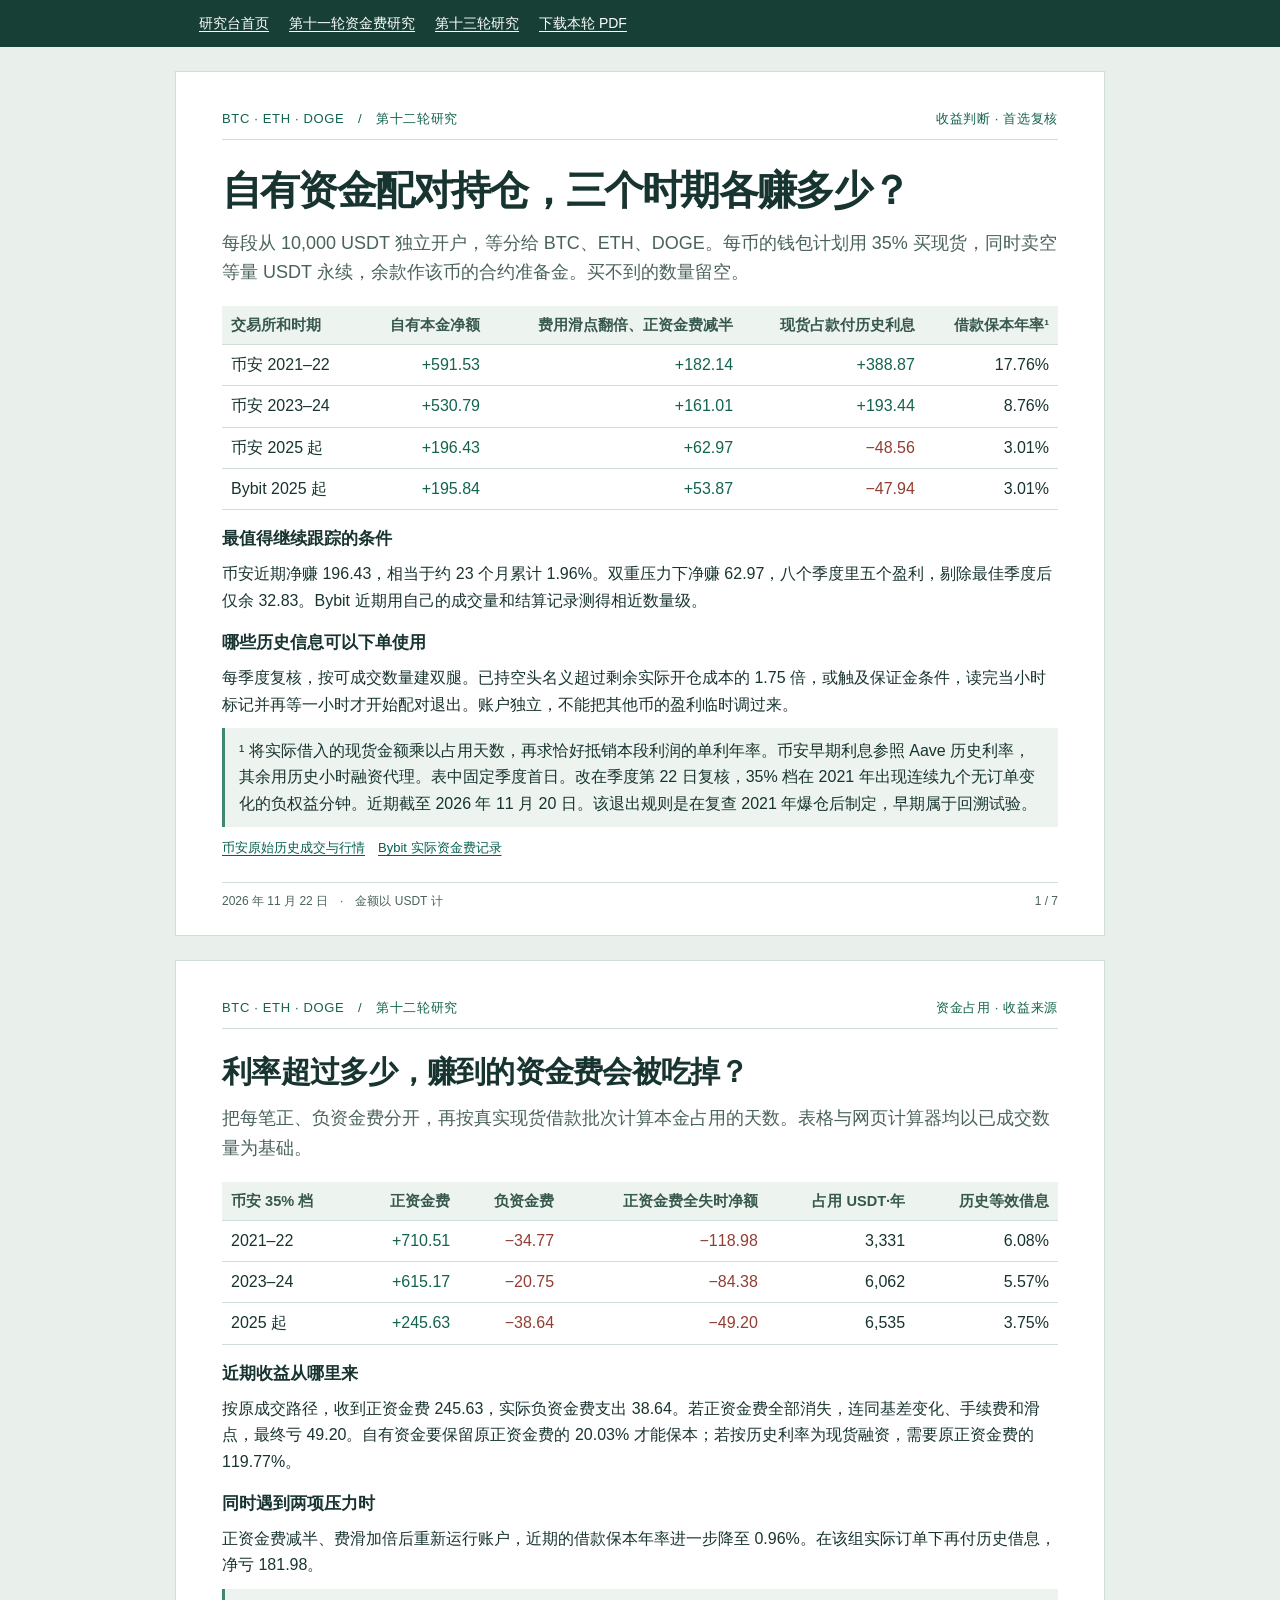
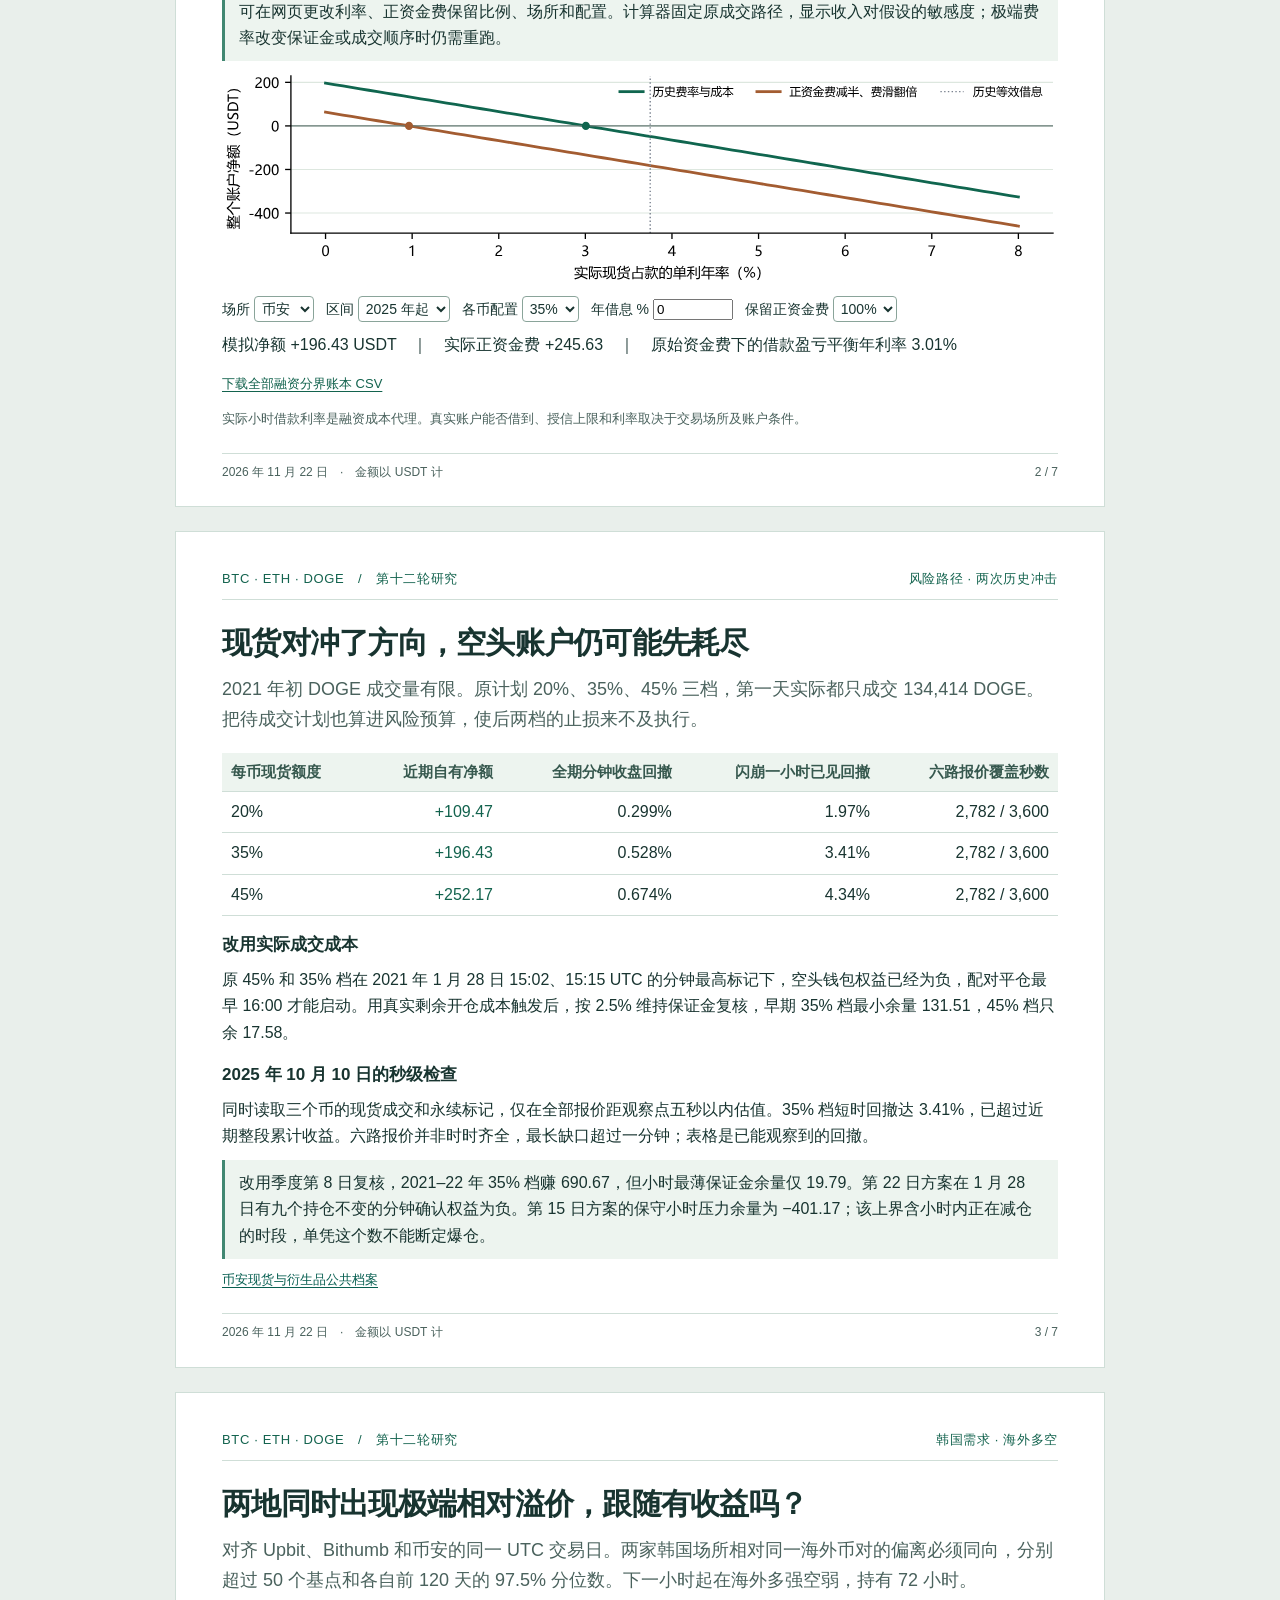
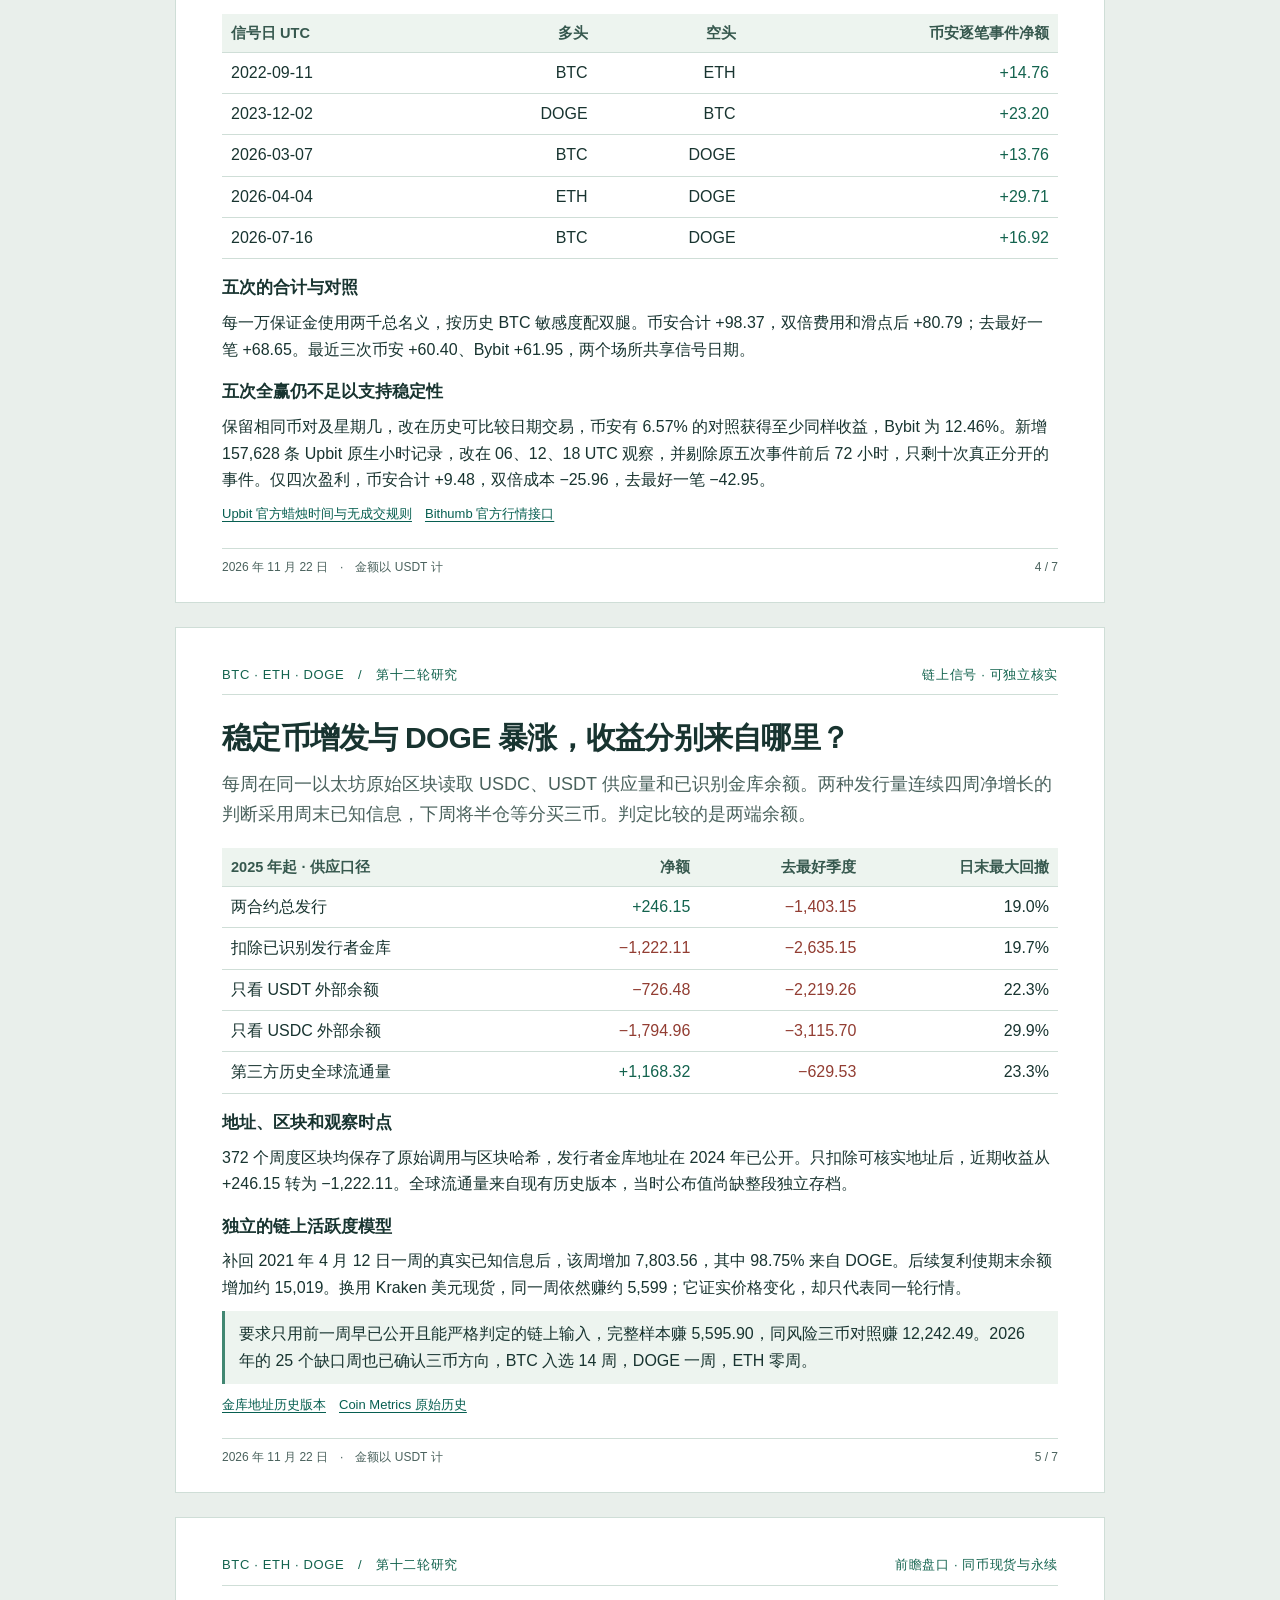
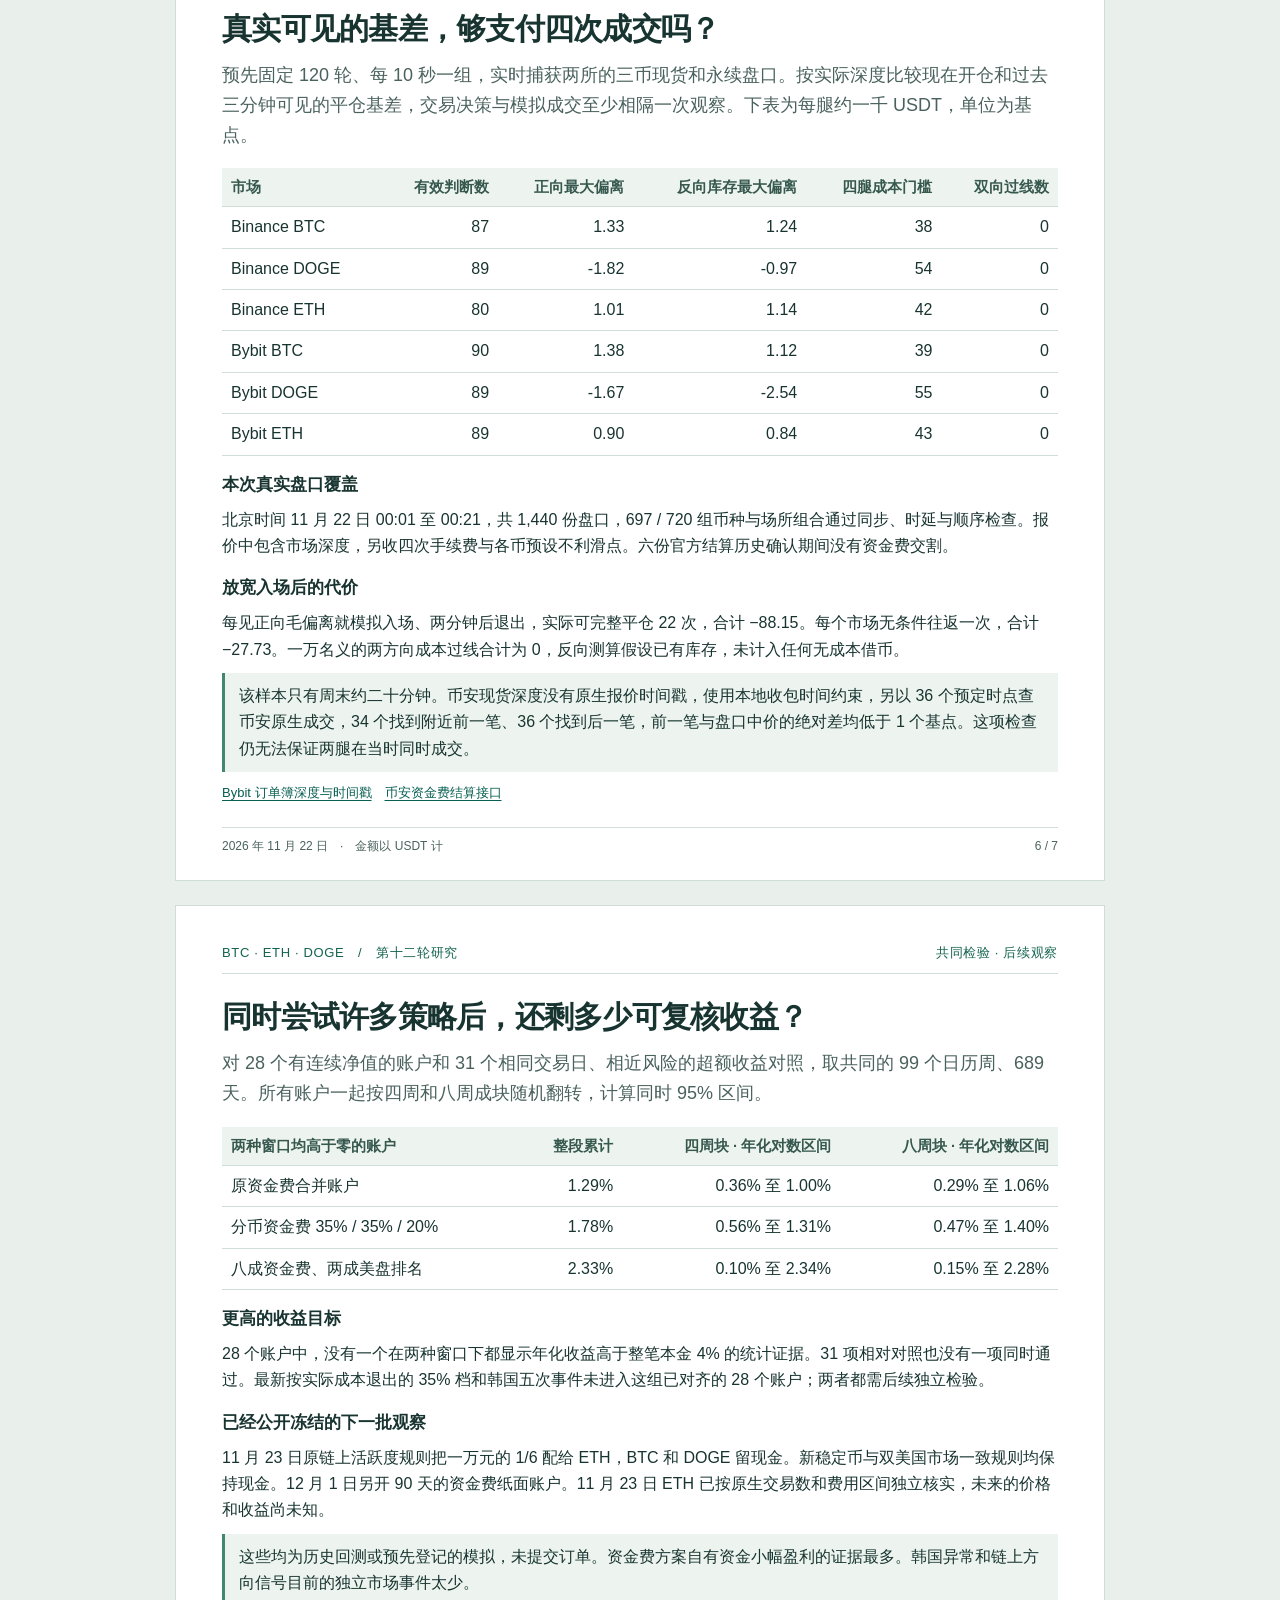
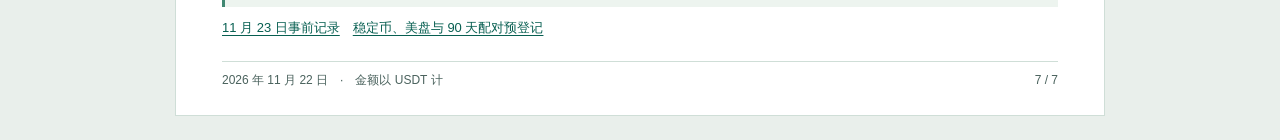
<file: opportunities12.html>
<!doctype html><html lang="zh-CN"><head><meta charset="utf-8"><meta name="viewport" content="width=device-width,initial-scale=1"><meta name="theme-color" content="#173f35"><title>第十二轮收益机会与风险结论</title><link rel="manifest" href="./manifest.webmanifest"><link rel="apple-touch-icon" href="./icons/app-192.png"><style>:root{color-scheme:light;--ink:#183430;--muted:#4a625d;--line:#cfded7;--green:#13634e;--red:#923d32;--paper:white}
*{box-sizing:border-box}body{margin:0;background:#e9efeb;color:var(--ink);font:16px/1.65 "Microsoft YaHei","PingFang SC",sans-serif}a{color:#075f51;text-underline-offset:3px}nav{background:#173f35;color:white}nav>div{max-width:930px;margin:auto;padding:12px 24px;display:flex;gap:20px;flex-wrap:wrap}nav a{font-size:14px;color:white}.sheet{max-width:930px;margin:24px auto;padding:36px 46px 24px;background:var(--paper);border:1px solid var(--line)}header{display:flex;align-items:center;justify-content:space-between;border-bottom:1px solid var(--line);padding-bottom:9px;color:var(--green);font-size:13px;letter-spacing:.05em}h1,h2,h3{margin:0;line-height:1.35}h1{font-size:40px;letter-spacing:-.045em}h2{font-size:30px;letter-spacing:-.025em}h3{font-size:17px;margin:18px 0 5px}.title{margin:23px 0 12px}.lead{color:var(--muted);font-size:18px;margin:0 0 18px}p{margin:10px 0}table{width:100%;border-collapse:collapse;font-variant-numeric:tabular-nums;margin:12px 0}th,td{text-align:right;padding:7px 9px;border-bottom:1px solid var(--line)}th{background:#edf4ef;font-size:.91em;color:#36584e}td:first-child,th:first-child{text-align:left}.neg{color:var(--red)}.pos{color:var(--green)}.note{border-left:3px solid #418772;background:#edf4ef;padding:10px 14px}.caption{font-size:13px;color:var(--muted)}.metrics{display:grid;grid-template-columns:repeat(3,1fr);gap:10px;margin:19px 0}.metric{border-top:3px solid #729c87;padding:12px 4px}.metric strong,.metric small{display:block}.metric strong{font-size:30px;line-height:1.25}.metric small{margin-top:6px;color:var(--muted)}footer{border-top:1px solid var(--line);padding-top:9px;margin-top:23px;color:var(--muted);display:flex;justify-content:space-between;gap:12px;font-size:12px}label{font-size:14px}select{font:inherit;background:white;border:1px solid #8aa49a;color:var(--ink);border-radius:4px;padding:3px}.filters{display:flex;gap:12px;flex-wrap:wrap;margin:10px 0}.chart{width:100%;height:auto;display:block}.chartwrap{padding:5px 0}button{cursor:pointer}ul{padding-left:22px}li+li{margin-top:5px}
@media(max-width:650px){.sheet{margin:10px 0;padding:22px 15px 16px;border-left:0;border-right:0}nav>div{padding:10px 15px;gap:15px}h1{font-size:32px}h2{font-size:25px}.lead{font-size:16px}.metrics{gap:5px}.metric strong{font-size:21px}.metric small{font-size:12px}table{font-size:13px}th,td{padding:7px 3px}header{font-size:11px}footer{font-size:11px}.chartwrap{margin:0 -4px}.caption{overflow-wrap:anywhere}}
@page{size:A4;margin:0}
@media print{body{background:white;font-size:11pt;line-height:1.6;-webkit-print-color-adjust:exact;print-color-adjust:exact}.screen{display:none!important}.sheet{height:297mm;width:210mm;max-width:none;margin:0;padding:16mm 16mm 12mm;border:0;display:flex;flex-direction:column;break-after:page}.sheet:last-of-type{break-after:auto}header{font-size:9pt}footer{margin-top:auto;font-size:8pt}.title{margin:8mm 0 4mm}h1{font-size:31pt}h2{font-size:24pt}h3{font-size:13pt;margin-top:5mm}.lead{font-size:13pt;margin-bottom:5mm}.caption{font-size:9pt}th,td{padding:2mm 2.8mm}nav{display:none}a{color:var(--green)}.note{padding:3mm 4mm}.metric strong{font-size:24pt}.metrics{margin:5mm 0}}
.printonly{display:none}@media print{.printonly{display:block}}
.download{padding:4px 0;color:var(--green);font:inherit;font-size:13px;background:none;border:0;text-decoration:underline;text-underline-offset:3px}
@media print{#p2 th,#p2 td{padding:1.1mm 2.8mm}#p2 h3{margin-top:3.5mm}#p2 table{margin:2mm 0}#p2 p{margin:2mm 0}}

.plot{margin:9px 0}.plot svg{display:block;width:100%;height:auto}.sheet{overflow-wrap:break-word}.filters{align-items:center}@media print{.plot{margin:2mm 0}.plot svg{height:47mm}th,td{padding:1.5mm 2.1mm}.lead{margin-bottom:4mm}.note{margin-bottom:1mm}}</style></head><body><nav><div><a href="./">研究台首页</a><a href="./income11.html">第十一轮资金费研究</a><a href="./strategy13.html">第十三轮研究</a><a href="./opportunities12.pdf">下载本轮 PDF</a></div></nav><section class="sheet" id="p1"><header><span>BTC · ETH · DOGE　/　第十二轮研究</span><span>收益判断 · 首选复核</span></header><main><h1 class="title">自有资金配对持仓，三个时期各赚多少？</h1><p class="lead">每段从 10,000 USDT 独立开户，等分给 BTC、ETH、DOGE。每币的钱包计划用 35% 买现货，同时卖空等量 USDT 永续，余款作该币的合约准备金。买不到的数量留空。</p><table><thead><tr><th>交易所和时期</th><th>自有本金净额</th><th>费用滑点翻倍、正资金费减半</th><th>现货占款付历史利息</th><th>借款保本年率¹</th></tr></thead><tbody><tr><td>币安 2021–22</td><td><span class="pos">+591.53</span></td><td><span class="pos">+182.14</span></td><td><span class="pos">+388.87</span></td><td>17.76%</td></tr><tr><td>币安 2023–24</td><td><span class="pos">+530.79</span></td><td><span class="pos">+161.01</span></td><td><span class="pos">+193.44</span></td><td>8.76%</td></tr><tr><td>币安 2025 起</td><td><span class="pos">+196.43</span></td><td><span class="pos">+62.97</span></td><td><span class="neg">−48.56</span></td><td>3.01%</td></tr><tr><td>Bybit 2025 起</td><td><span class="pos">+195.84</span></td><td><span class="pos">+53.87</span></td><td><span class="neg">−47.94</span></td><td>3.01%</td></tr></tbody></table><h3>最值得继续跟踪的条件</h3><p>币安近期净赚 196.43，相当于约 23 个月累计 1.96%。双重压力下净赚 62.97，八个季度里五个盈利，剔除最佳季度后仅余 32.83。Bybit 近期用自己的成交量和结算记录测得相近数量级。</p><h3>哪些历史信息可以下单使用</h3><p>每季度复核，按可成交数量建双腿。已持空头名义超过剩余实际开仓成本的 1.75 倍，或触及保证金条件，读完当小时标记并再等一小时才开始配对退出。账户独立，不能把其他币的盈利临时调过来。</p><p class="note">¹ 将实际借入的现货金额乘以占用天数，再求恰好抵销本段利润的单利年率。币安早期利息参照 Aave 历史利率，其余用历史小时融资代理。表中固定季度首日。改在季度第 22 日复核，35% 档在 2021 年出现连续九个无订单变化的负权益分钟。近期截至 2026 年 11 月 20 日。该退出规则是在复查 2021 年爆仓后制定，早期属于回溯试验。</p><p class="caption"><a href="https://github.com/binance/binance-public-data">币安原始历史成交与行情</a>　<a href="https://bybit-exchange.github.io/docs/v5/market/history-fund-rate">Bybit 实际资金费记录</a></p></main><footer><span>2026 年 11 月 22 日　·　金额以 USDT 计</span><span>1 / 7</span></footer></section><section class="sheet" id="p2"><header><span>BTC · ETH · DOGE　/　第十二轮研究</span><span>资金占用 · 收益来源</span></header><main><h2 class="title">利率超过多少，赚到的资金费会被吃掉？</h2><p class="lead">把每笔正、负资金费分开，再按真实现货借款批次计算本金占用的天数。表格与网页计算器均以已成交数量为基础。</p><table><thead><tr><th>币安 35% 档</th><th>正资金费</th><th>负资金费</th><th>正资金费全失时净额</th><th>占用 USDT·年</th><th>历史等效借息</th></tr></thead><tbody><tr><td>2021–22</td><td><span class="pos">+710.51</span></td><td><span class="neg">−34.77</span></td><td><span class="neg">−118.98</span></td><td>3,331</td><td>6.08%</td></tr><tr><td>2023–24</td><td><span class="pos">+615.17</span></td><td><span class="neg">−20.75</span></td><td><span class="neg">−84.38</span></td><td>6,062</td><td>5.57%</td></tr><tr><td>2025 起</td><td><span class="pos">+245.63</span></td><td><span class="neg">−38.64</span></td><td><span class="neg">−49.20</span></td><td>6,535</td><td>3.75%</td></tr></tbody></table><h3>近期收益从哪里来</h3><p>按原成交路径，收到正资金费 245.63，实际负资金费支出 38.64。若正资金费全部消失，连同基差变化、手续费和滑点，最终亏 49.20。自有资金要保留原正资金费的 20.03% 才能保本；若按历史利率为现货融资，需要原正资金费的 119.77%。</p><h3>同时遇到两项压力时</h3><p>正资金费减半、费滑加倍后重新运行账户，近期的借款保本年率进一步降至 0.96%。在该组实际订单下再付历史借息，净亏 181.98。</p><p class="note">可在网页更改利率、正资金费保留比例、场所和配置。计算器固定原成交路径，显示收入对假设的敏感度；极端费率改变保证金或成交顺序时仍需重跑。</p><figure class="plot"><svg role="img" aria-label="近期净收益随现货借息变化" xmlns:xlink="http://www.w3.org/1999/xlink" width="504pt" height="129.6pt" viewBox="0 0 504 129.6" xmlns="http://www.w3.org/2000/svg" version="1.1">
 <metadata>
  <rdf:RDF xmlns:dc="http://purl.org/dc/elements/1.1/" xmlns:cc="http://creativecommons.org/ns#" xmlns:rdf="http://www.w3.org/1999/02/22-rdf-syntax-ns#">
   <cc:Work>
    <dc:type rdf:resource="http://purl.org/dc/dcmitype/StillImage"/>
    <dc:format>image/svg+xml</dc:format>
    <dc:creator>
     <cc:Agent>
      <dc:title>Matplotlib v3.10.7, https://matplotlib.org/</dc:title>
     </cc:Agent>
    </dc:creator>
   </cc:Work>
  </rdf:RDF>
 </metadata>
 <defs>
  <style type="text/css">*{stroke-linejoin: round; stroke-linecap: butt}</style>
 </defs>
 <g id="figure_1">
  <g id="patch_1">
   <path d="M 0 129.6 
L 504 129.6 
L 504 0 
L 0 0 
z
" style="fill: #ffffff"/>
  </g>
  <g id="axes_1">
   <g id="patch_2">
    <path d="M 41.538912 97.784291 
L 500.99976 97.784291 
L 500.99976 3.00024 
L 41.538912 3.00024 
z
" style="fill: #ffffff"/>
   </g>
   <g id="matplotlib.axis_1">
    <g id="xtick_1">
     <g id="line2d_1">
      <defs>
       <path id="mca81a9832d" d="M 0 0 
L 0 3.5 
" style="stroke: #000000; stroke-width: 0.8"/>
      </defs>
      <g>
       <use xlink:href="#mca81a9832d" x="62.423496" y="97.784291" style="stroke: #000000; stroke-width: 0.8"/>
      </g>
     </g>
     <g id="text_1">
      <!-- 0 -->
      <g transform="translate(59.931269 111.578979) scale(0.085 -0.085)">
       <defs>
        <path id="MicrosoftYaHei-30" d="M 284 2325 
Q 284 3606 709 4264 
Q 1134 4922 1941 4922 
Q 3478 4922 3478 2441 
Q 3478 1216 3045 567 
Q 2613 -81 1831 -81 
Q 1094 -81 689 534 
Q 284 1150 284 2325 
z
M 909 2353 
Q 909 425 1888 425 
Q 2850 425 2850 2384 
Q 2850 4413 1906 4413 
Q 909 4413 909 2353 
z
" transform="scale(0.015625)"/>
       </defs>
       <use xlink:href="#MicrosoftYaHei-30"/>
      </g>
     </g>
    </g>
    <g id="xtick_2">
     <g id="line2d_2">
      <g>
       <use xlink:href="#mca81a9832d" x="114.634956" y="97.784291" style="stroke: #000000; stroke-width: 0.8"/>
      </g>
     </g>
     <g id="text_2">
      <!-- 1 -->
      <g transform="translate(112.142729 111.578979) scale(0.085 -0.085)">
       <defs>
        <path id="MicrosoftYaHei-31" d="M 1781 0 
L 1781 4141 
Q 1638 3997 1295 3819 
Q 953 3641 663 3569 
L 663 4169 
Q 1047 4275 1484 4508 
Q 1922 4741 2156 4947 
L 2388 4947 
L 2388 0 
L 1781 0 
z
" transform="scale(0.015625)"/>
       </defs>
       <use xlink:href="#MicrosoftYaHei-31"/>
      </g>
     </g>
    </g>
    <g id="xtick_3">
     <g id="line2d_3">
      <g>
       <use xlink:href="#mca81a9832d" x="166.846416" y="97.784291" style="stroke: #000000; stroke-width: 0.8"/>
      </g>
     </g>
     <g id="text_3">
      <!-- 2 -->
      <g transform="translate(164.354189 111.578979) scale(0.085 -0.085)">
       <defs>
        <path id="MicrosoftYaHei-32" d="M 2666 3572 
Q 2666 3963 2419 4186 
Q 2172 4409 1747 4409 
Q 1447 4409 1140 4256 
Q 834 4103 569 3819 
L 569 4413 
Q 806 4659 1107 4790 
Q 1409 4922 1816 4922 
Q 2472 4922 2872 4570 
Q 3272 4219 3272 3619 
Q 3272 3084 3026 2693 
Q 2781 2303 2188 1894 
Q 1581 1475 1376 1294 
Q 1172 1113 1090 947 
Q 1009 781 1009 544 
L 3416 544 
L 3416 0 
L 372 0 
L 372 241 
Q 372 659 486 951 
Q 600 1244 862 1520 
Q 1125 1797 1681 2184 
Q 2250 2584 2458 2886 
Q 2666 3188 2666 3572 
z
" transform="scale(0.015625)"/>
       </defs>
       <use xlink:href="#MicrosoftYaHei-32"/>
      </g>
     </g>
    </g>
    <g id="xtick_4">
     <g id="line2d_4">
      <g>
       <use xlink:href="#mca81a9832d" x="219.057876" y="97.784291" style="stroke: #000000; stroke-width: 0.8"/>
      </g>
     </g>
     <g id="text_4">
      <!-- 3 -->
      <g transform="translate(216.565649 111.578979) scale(0.085 -0.085)">
       <defs>
        <path id="MicrosoftYaHei-33" d="M 447 809 
Q 944 425 1569 425 
Q 2069 425 2361 670 
Q 2653 916 2653 1328 
Q 2653 2247 1338 2247 
L 934 2247 
L 934 2753 
L 1319 2753 
Q 2484 2753 2484 3616 
Q 2484 4413 1594 4413 
Q 1084 4413 634 4069 
L 634 4647 
Q 1109 4922 1744 4922 
Q 2363 4922 2738 4598 
Q 3113 4275 3113 3759 
Q 3113 2809 2144 2538 
L 2144 2525 
Q 2669 2469 2973 2155 
Q 3278 1841 3278 1372 
Q 3278 719 2808 319 
Q 2338 -81 1556 -81 
Q 869 -81 447 175 
L 447 809 
z
" transform="scale(0.015625)"/>
       </defs>
       <use xlink:href="#MicrosoftYaHei-33"/>
      </g>
     </g>
    </g>
    <g id="xtick_5">
     <g id="line2d_5">
      <g>
       <use xlink:href="#mca81a9832d" x="271.269336" y="97.784291" style="stroke: #000000; stroke-width: 0.8"/>
      </g>
     </g>
     <g id="text_5">
      <!-- 4 -->
      <g transform="translate(268.777109 111.578979) scale(0.085 -0.085)">
       <defs>
        <path id="MicrosoftYaHei-34" d="M 2906 4841 
L 2906 1644 
L 3631 1644 
L 3631 1138 
L 2906 1138 
L 2906 0 
L 2313 0 
L 2313 1138 
L 53 1138 
L 53 1616 
Q 656 2294 1265 3178 
Q 1875 4063 2272 4841 
L 2906 4841 
z
M 741 1644 
L 2313 1644 
L 2313 3950 
Q 1988 3366 1616 2817 
Q 1244 2269 741 1644 
z
" transform="scale(0.015625)"/>
       </defs>
       <use xlink:href="#MicrosoftYaHei-34"/>
      </g>
     </g>
    </g>
    <g id="xtick_6">
     <g id="line2d_6">
      <g>
       <use xlink:href="#mca81a9832d" x="323.480796" y="97.784291" style="stroke: #000000; stroke-width: 0.8"/>
      </g>
     </g>
     <g id="text_6">
      <!-- 5 -->
      <g transform="translate(320.988569 111.578979) scale(0.085 -0.085)">
       <defs>
        <path id="MicrosoftYaHei-35" d="M 3294 1494 
Q 3294 784 2823 350 
Q 2353 -84 1559 -84 
Q 878 -84 544 119 
L 544 744 
Q 1034 425 1544 425 
Q 2050 425 2361 704 
Q 2672 984 2672 1447 
Q 2672 1909 2348 2167 
Q 2025 2425 1434 2425 
Q 978 2425 613 2384 
L 791 4841 
L 3053 4841 
L 3053 4303 
L 1306 4303 
L 1206 2931 
L 1647 2950 
Q 2416 2950 2855 2567 
Q 3294 2184 3294 1494 
z
" transform="scale(0.015625)"/>
       </defs>
       <use xlink:href="#MicrosoftYaHei-35"/>
      </g>
     </g>
    </g>
    <g id="xtick_7">
     <g id="line2d_7">
      <g>
       <use xlink:href="#mca81a9832d" x="375.692256" y="97.784291" style="stroke: #000000; stroke-width: 0.8"/>
      </g>
     </g>
     <g id="text_7">
      <!-- 6 -->
      <g transform="translate(373.200029 111.578979) scale(0.085 -0.085)">
       <defs>
        <path id="MicrosoftYaHei-36" d="M 3181 4219 
Q 2803 4413 2391 4413 
Q 1763 4413 1381 3866 
Q 1000 3319 994 2372 
L 1009 2372 
Q 1353 3038 2106 3038 
Q 2734 3038 3109 2628 
Q 3484 2219 3484 1541 
Q 3484 831 3051 375 
Q 2619 -81 1947 -81 
Q 1209 -81 789 495 
Q 369 1072 369 2131 
Q 369 3413 920 4167 
Q 1472 4922 2372 4922 
Q 2888 4922 3181 4781 
L 3181 4219 
z
M 1031 1584 
Q 1031 1106 1286 765 
Q 1541 425 1963 425 
Q 2363 425 2613 719 
Q 2863 1013 2863 1475 
Q 2863 1975 2627 2253 
Q 2391 2531 1956 2531 
Q 1544 2531 1287 2250 
Q 1031 1969 1031 1584 
z
" transform="scale(0.015625)"/>
       </defs>
       <use xlink:href="#MicrosoftYaHei-36"/>
      </g>
     </g>
    </g>
    <g id="xtick_8">
     <g id="line2d_8">
      <g>
       <use xlink:href="#mca81a9832d" x="427.903716" y="97.784291" style="stroke: #000000; stroke-width: 0.8"/>
      </g>
     </g>
     <g id="text_8">
      <!-- 7 -->
      <g transform="translate(425.411489 111.578979) scale(0.085 -0.085)">
       <defs>
        <path id="MicrosoftYaHei-37" d="M 3422 4463 
Q 2659 3131 2223 1998 
Q 1788 866 1684 0 
L 1047 0 
Q 1163 853 1594 1947 
Q 2025 3041 2747 4300 
L 347 4300 
L 347 4841 
L 3422 4841 
L 3422 4463 
z
" transform="scale(0.015625)"/>
       </defs>
       <use xlink:href="#MicrosoftYaHei-37"/>
      </g>
     </g>
    </g>
    <g id="xtick_9">
     <g id="line2d_9">
      <g>
       <use xlink:href="#mca81a9832d" x="480.115176" y="97.784291" style="stroke: #000000; stroke-width: 0.8"/>
      </g>
     </g>
     <g id="text_9">
      <!-- 8 -->
      <g transform="translate(477.622949 111.578979) scale(0.085 -0.085)">
       <defs>
        <path id="MicrosoftYaHei-38" d="M 306 1350 
Q 306 1769 556 2122 
Q 806 2475 1200 2625 
Q 884 2803 700 3081 
Q 516 3359 516 3684 
Q 516 4028 692 4312 
Q 869 4597 1183 4759 
Q 1497 4922 1875 4922 
Q 2256 4922 2572 4761 
Q 2888 4600 3063 4315 
Q 3238 4031 3238 3684 
Q 3238 3366 3058 3086 
Q 2878 2806 2559 2625 
Q 2953 2472 3200 2119 
Q 3447 1766 3447 1350 
Q 3447 938 3250 611 
Q 3053 284 2690 103 
Q 2328 -78 1875 -78 
Q 1425 -78 1065 103 
Q 706 284 506 612 
Q 306 941 306 1350 
z
M 906 1378 
Q 906 947 1172 687 
Q 1438 428 1878 428 
Q 2309 428 2582 692 
Q 2856 956 2856 1378 
Q 2856 1778 2579 2051 
Q 2303 2325 1878 2325 
Q 1456 2325 1181 2058 
Q 906 1791 906 1378 
z
M 1081 3634 
Q 1081 3309 1312 3076 
Q 1544 2844 1878 2844 
Q 2206 2844 2445 3078 
Q 2684 3313 2684 3634 
Q 2684 3963 2454 4191 
Q 2225 4419 1878 4419 
Q 1534 4419 1307 4195 
Q 1081 3972 1081 3634 
z
" transform="scale(0.015625)"/>
       </defs>
       <use xlink:href="#MicrosoftYaHei-38"/>
      </g>
     </g>
    </g>
    <g id="text_10">
     <!-- 实际现货占款的单利年率（%） -->
     <g transform="translate(212.238164 124.486713) scale(0.085 -0.085)">
      <defs>
       <path id="MicrosoftYaHei-5b9e" d="M 113 -397 
Q 2419 34 3081 972 
L 213 972 
L 213 1434 
L 3313 1434 
Q 3525 2084 3506 3703 
L 4031 3703 
Q 4031 2097 3856 1434 
L 6225 1434 
L 6225 972 
L 3681 972 
Q 3631 872 3563 759 
Q 4900 197 6181 -403 
L 5906 -878 
Q 4569 -197 3263 391 
Q 2413 -441 413 -891 
Q 269 -616 113 -397 
z
M 331 4422 
L 3194 4422 
Q 3038 4703 2775 5078 
L 3231 5334 
Q 3438 5059 3731 4609 
L 3388 4422 
L 6063 4422 
L 6063 3303 
L 5563 3303 
L 5563 3959 
L 831 3959 
L 831 3303 
L 331 3303 
L 331 4422 
z
M 1100 2734 
Q 1819 2409 2450 2053 
L 2181 1622 
Q 1556 2003 863 2334 
L 1100 2734 
z
M 1663 3691 
Q 2388 3341 2981 2984 
L 2700 2559 
Q 2119 2934 1419 3322 
L 1663 3691 
z
" transform="scale(0.015625)"/>
       <path id="MicrosoftYaHei-9645" d="M 2256 1678 
Q 2419 503 1656 334 
Q 1413 284 1025 328 
Q 975 584 888 834 
Q 1219 753 1469 784 
Q 1906 834 1763 1678 
Q 1675 2166 1169 2828 
Q 1425 3591 1681 4491 
L 850 4491 
L 850 -841 
L 375 -841 
L 375 4953 
L 2200 4953 
L 2200 4503 
Q 1913 3572 1694 2884 
Q 2194 2203 2256 1678 
z
M 2150 3228 
L 6225 3228 
L 6225 2766 
L 4425 2766 
L 4425 16 
Q 4425 -747 3688 -747 
Q 3394 -747 2938 -741 
Q 2881 -403 2838 -209 
Q 3313 -259 3575 -259 
Q 3938 -259 3938 122 
L 3938 2766 
L 2150 2766 
L 2150 3228 
z
M 2488 4803 
L 5888 4803 
L 5888 4341 
L 2488 4341 
L 2488 4803 
z
M 2969 2097 
L 3431 1928 
Q 2988 747 2481 -222 
Q 2206 -72 2038 -3 
Q 2594 1003 2969 2097 
z
M 4900 1872 
L 5331 2084 
Q 5844 1041 6300 53 
L 5844 -166 
Q 5494 641 4900 1872 
z
" transform="scale(0.015625)"/>
       <path id="MicrosoftYaHei-73b0" d="M 3900 4141 
L 4388 4141 
L 4388 3091 
Q 4388 2288 4250 1678 
L 4663 1678 
L 4663 103 
Q 4663 -228 5025 -228 
L 5325 -228 
Q 5700 -228 5738 109 
Q 5775 397 5800 928 
Q 6013 841 6313 734 
Q 6263 184 6213 -91 
Q 6119 -666 5394 -666 
L 4931 -666 
Q 4188 -666 4188 41 
L 4188 1425 
Q 4059 981 3850 653 
Q 3319 -203 2094 -834 
Q 1931 -603 1756 -422 
Q 2975 166 3450 941 
Q 3900 1641 3900 3053 
L 3900 4141 
z
M 2588 5034 
L 5781 5034 
L 5781 1284 
L 5294 1284 
L 5294 4572 
L 3075 4572 
L 3075 1197 
L 2588 1197 
L 2588 5034 
z
M 81 384 
Q 531 506 1025 647 
L 1025 2466 
L 200 2466 
L 200 2916 
L 1025 2916 
L 1025 4366 
L 150 4366 
L 150 4816 
L 2400 4816 
L 2400 4366 
L 1513 4366 
L 1513 2916 
L 2313 2916 
L 2313 2466 
L 1513 2466 
L 1513 791 
Q 1956 925 2431 1072 
Q 2444 834 2475 603 
Q 1400 272 256 -97 
L 81 384 
z
" transform="scale(0.015625)"/>
       <path id="MicrosoftYaHei-8d27" d="M 2038 3772 
Q 2744 3941 3381 4147 
L 3381 5297 
L 3869 5297 
L 3869 4316 
Q 4794 4653 5544 5084 
L 5838 4666 
Q 4888 4203 3869 3822 
L 3869 3547 
Q 3869 3128 4269 3128 
L 5231 3128 
Q 5644 3128 5700 3491 
Q 5744 3759 5769 4153 
Q 6000 4053 6256 3972 
Q 6206 3559 6150 3278 
Q 6038 2691 5288 2691 
L 4175 2691 
Q 3381 2691 3381 3466 
L 3381 3647 
Q 2831 3459 2269 3297 
L 2038 3772 
z
M 981 2303 
L 5494 2303 
L 5494 216 
L 5006 216 
L 5006 1866 
L 1469 1866 
L 1469 216 
L 981 216 
L 981 2303 
z
M 169 3584 
Q 1269 4384 1850 5372 
L 2300 5116 
Q 2006 4678 1644 4266 
L 1644 2541 
L 1181 2541 
L 1181 3784 
Q 831 3447 431 3134 
Q 313 3359 169 3584 
z
M 2994 1578 
L 3481 1578 
Q 3488 847 3425 603 
Q 4706 166 6069 -372 
L 5844 -859 
Q 4469 -266 3263 159 
Q 2781 -666 556 -884 
Q 463 -678 313 -409 
Q 2463 -247 2856 447 
Q 3006 691 2994 1578 
z
" transform="scale(0.015625)"/>
       <path id="MicrosoftYaHei-5360" d="M 863 2434 
L 2775 2434 
L 2775 5259 
L 3288 5259 
L 3288 4209 
L 6150 4209 
L 6150 3747 
L 3288 3747 
L 3288 2434 
L 5525 2434 
L 5525 -841 
L 5025 -841 
L 5025 -453 
L 1363 -453 
L 1363 -853 
L 863 -853 
L 863 2434 
z
M 5025 1984 
L 1363 1984 
L 1363 -9 
L 5025 -9 
L 5025 1984 
z
" transform="scale(0.015625)"/>
       <path id="MicrosoftYaHei-6b3e" d="M 4288 3622 
L 4750 3622 
Q 4744 3147 4734 2756 
Q 5034 506 6319 -428 
Q 6081 -634 5931 -809 
Q 4953 -44 4569 1584 
Q 4253 159 3069 -853 
Q 2931 -691 2706 -509 
Q 4063 578 4231 2178 
Q 4294 2766 4288 3622 
z
M 338 3684 
L 1506 3684 
L 1506 4303 
L 125 4303 
L 125 4703 
L 1506 4703 
L 1506 5334 
L 1969 5334 
L 1969 4703 
L 3344 4703 
L 3344 4303 
L 1969 4303 
L 1969 3684 
L 3031 3684 
L 3031 3284 
L 338 3284 
L 338 3684 
z
M 3063 2922 
Q 3575 4059 3769 5341 
L 4231 5259 
Q 4144 4788 4034 4347 
L 6131 4347 
L 6131 3916 
Q 5963 3378 5731 2747 
Q 5556 2853 5294 2928 
Q 5500 3422 5650 3909 
L 3916 3909 
Q 3728 3275 3488 2709 
Q 3263 2834 3063 2922 
z
M 144 1803 
L 3319 1803 
L 3319 1403 
L 1981 1403 
L 1981 28 
Q 1981 -684 1275 -684 
Q 944 -684 700 -678 
Q 663 -428 606 -197 
Q 863 -234 1150 -234 
Q 1519 -234 1519 147 
L 1519 1403 
L 144 1403 
L 144 1803 
z
M 463 2747 
L 2975 2747 
L 2975 2347 
L 463 2347 
L 463 2747 
z
M 81 41 
Q 419 522 738 1203 
L 1138 1003 
Q 788 353 431 -178 
Q 288 -66 81 41 
z
M 2263 991 
L 2625 1184 
Q 2925 759 3163 309 
L 2769 91 
Q 2525 591 2263 991 
z
" transform="scale(0.015625)"/>
       <path id="MicrosoftYaHei-7684" d="M 356 4284 
L 988 4284 
Q 1219 4853 1369 5322 
L 1894 5172 
Q 1697 4694 1513 4284 
L 2763 4284 
L 2763 -691 
L 2263 -691 
L 2263 -203 
L 856 -203 
L 856 -734 
L 356 -734 
L 356 4284 
z
M 2856 3003 
Q 3444 3934 3850 5322 
L 4375 5191 
Q 4216 4719 4050 4303 
L 6063 4303 
Q 5988 1091 5938 259 
Q 5894 -722 4906 -722 
Q 4338 -722 3750 -684 
Q 3713 -372 3650 -128 
L 3669 -128 
Q 4294 -216 4813 -216 
Q 5381 -216 5425 384 
Q 5494 1316 5525 3834 
L 3850 3834 
Q 3578 3231 3288 2772 
Q 3119 2891 2856 3003 
z
M 856 266 
L 2263 266 
L 2263 1847 
L 856 1847 
L 856 266 
z
M 2263 3816 
L 856 3816 
L 856 2297 
L 2263 2297 
L 2263 3816 
z
M 3406 2578 
L 3788 2859 
Q 4481 2041 4894 1441 
L 4431 1116 
Q 3988 1841 3406 2578 
z
" transform="scale(0.015625)"/>
       <path id="MicrosoftYaHei-5355" d="M 125 909 
L 2956 909 
L 2956 1616 
L 1225 1616 
L 1225 1322 
L 750 1322 
L 750 4353 
L 2047 4353 
Q 1747 4703 1400 5072 
L 1756 5366 
Q 2219 4922 2569 4547 
L 2338 4353 
L 3803 4353 
Q 4147 4809 4500 5347 
L 5000 5078 
Q 4678 4688 4378 4353 
L 5656 4353 
L 5656 1322 
L 5181 1322 
L 5181 1616 
L 3444 1616 
L 3444 909 
L 6275 909 
L 6275 459 
L 3444 459 
L 3444 -859 
L 2956 -859 
L 2956 459 
L 125 459 
L 125 909 
z
M 3444 2053 
L 5181 2053 
L 5181 2778 
L 3444 2778 
L 3444 2053 
z
M 1225 2053 
L 2956 2053 
L 2956 2778 
L 1225 2778 
L 1225 2053 
z
M 5181 3916 
L 3444 3916 
L 3444 3203 
L 5181 3203 
L 5181 3916 
z
M 1225 3203 
L 2956 3203 
L 2956 3916 
L 1225 3916 
L 1225 3203 
z
" transform="scale(0.015625)"/>
       <path id="MicrosoftYaHei-5229" d="M 75 741 
Q 913 1653 1488 2997 
L 106 2997 
L 106 3453 
L 1606 3453 
L 1606 4391 
Q 963 4328 331 4272 
Q 288 4503 206 4747 
Q 1706 4866 3269 5066 
L 3394 4591 
Q 2731 4509 2081 4441 
L 2081 3453 
L 3500 3453 
L 3500 2997 
L 2081 2997 
L 2081 2159 
L 2356 2422 
Q 2944 1922 3525 1347 
L 3144 959 
Q 2763 1403 2081 2053 
L 2081 -828 
L 1606 -828 
L 1606 2297 
Q 1069 1084 325 178 
Q 156 584 75 741 
z
M 5444 5197 
L 5938 5197 
L 5938 -9 
Q 5938 -803 5138 -797 
Q 4881 -797 4306 -791 
Q 4269 -534 4213 -228 
Q 4719 -284 4981 -284 
Q 5444 -291 5444 184 
L 5444 5197 
z
M 3963 4572 
L 4438 4572 
L 4438 622 
L 3963 622 
L 3963 4572 
z
" transform="scale(0.015625)"/>
       <path id="MicrosoftYaHei-5e74" d="M 119 1278 
L 1125 1278 
L 1125 3066 
L 3338 3066 
L 3338 4178 
L 1500 4178 
Q 1078 3419 556 2778 
Q 394 2953 169 3128 
Q 1056 4128 1500 5372 
L 2013 5228 
Q 1881 4919 1738 4628 
L 6038 4628 
L 6038 4178 
L 3844 4178 
L 3844 3066 
L 5931 3066 
L 5931 2628 
L 3844 2628 
L 3844 1278 
L 6319 1278 
L 6319 828 
L 3844 828 
L 3844 -859 
L 3338 -859 
L 3338 828 
L 119 828 
L 119 1278 
z
M 1619 1278 
L 3338 1278 
L 3338 2628 
L 1619 2628 
L 1619 1278 
z
" transform="scale(0.015625)"/>
       <path id="MicrosoftYaHei-7387" d="M 2525 2009 
Q 2622 2016 3928 2081 
Q 3772 2300 3625 2491 
L 3963 2703 
Q 4413 2203 4794 1653 
L 4394 1403 
Q 4284 1569 4178 1725 
Q 2991 1659 2213 1597 
Q 2075 1584 1881 1541 
L 1725 1966 
Q 1913 2028 2006 2084 
Q 2534 2441 3050 2913 
Q 2597 2894 2275 2866 
Q 2144 2847 1988 2809 
L 1800 3191 
Q 1956 3247 2088 3366 
Q 2509 3722 2875 4228 
L 231 4228 
L 231 4666 
L 3031 4666 
Q 2878 4944 2744 5153 
L 3194 5372 
Q 3438 5000 3616 4666 
L 6175 4666 
L 6175 4228 
L 3053 4228 
L 3350 4072 
Q 2844 3553 2494 3247 
Q 2850 3256 3425 3269 
Q 3675 3519 3925 3797 
L 4356 3547 
Q 3363 2603 2525 2009 
z
M 144 991 
L 2994 991 
L 2994 1541 
L 3488 1541 
L 3488 991 
L 6275 991 
L 6275 553 
L 3488 553 
L 3488 -853 
L 2994 -853 
L 2994 553 
L 144 553 
L 144 991 
z
M 1719 2672 
L 1944 2303 
Q 1200 1866 425 1409 
L 163 1828 
Q 813 2134 1719 2672 
z
M 4856 2678 
Q 5750 2172 6250 1816 
L 5975 1409 
Q 5331 1909 4600 2341 
L 4856 2678 
z
M 5994 3591 
Q 5519 3178 4963 2809 
L 4644 3141 
Q 5244 3534 5638 3928 
L 5994 3591 
z
M 363 3634 
L 681 3941 
Q 1200 3528 1588 3159 
L 1238 2816 
Q 875 3197 363 3634 
z
" transform="scale(0.015625)"/>
       <path id="MicrosoftYaHei-ff08" d="M 5288 -1100 
Q 4172 119 4172 1850 
Q 4172 3603 5288 4838 
L 5825 4838 
Q 4716 3572 4716 1856 
Q 4716 166 5819 -1100 
L 5288 -1100 
z
" transform="scale(0.015625)"/>
       <path id="MicrosoftYaHei-25" d="M 272 3619 
Q 272 4213 589 4563 
Q 906 4913 1444 4913 
Q 1959 4913 2248 4591 
Q 2538 4269 2538 3694 
Q 2538 3122 2219 2765 
Q 1900 2409 1372 2409 
Q 872 2409 572 2740 
Q 272 3072 272 3619 
z
M 753 3650 
Q 753 3247 928 3028 
Q 1103 2809 1406 2809 
Q 1719 2809 1889 3036 
Q 2059 3263 2059 3675 
Q 2059 4078 1892 4298 
Q 1725 4519 1422 4519 
Q 1113 4519 933 4289 
Q 753 4059 753 3650 
z
M 4647 4841 
L 1538 -31 
L 1016 -31 
L 4125 4841 
L 4647 4841 
z
M 3172 1134 
Q 3172 1728 3489 2083 
Q 3806 2438 4341 2438 
Q 4853 2438 5143 2114 
Q 5434 1791 5434 1203 
Q 5434 634 5112 279 
Q 4791 -75 4272 -75 
Q 3769 -75 3470 261 
Q 3172 597 3172 1134 
z
M 3650 1163 
Q 3650 769 3825 548 
Q 4000 328 4303 328 
Q 4616 328 4786 556 
Q 4956 784 4956 1194 
Q 4956 1600 4786 1815 
Q 4616 2031 4319 2031 
Q 4000 2031 3825 1801 
Q 3650 1572 3650 1163 
z
" transform="scale(0.015625)"/>
       <path id="MicrosoftYaHei-ff09" d="M 1113 -1100 
L 575 -1100 
Q 1684 163 1684 1888 
Q 1684 3581 581 4838 
L 1113 4838 
Q 2222 3628 2222 1888 
Q 2222 128 1113 -1100 
z
" transform="scale(0.015625)"/>
      </defs>
      <use xlink:href="#MicrosoftYaHei-5b9e"/>
      <use xlink:href="#MicrosoftYaHei-9645" transform="translate(100 0)"/>
      <use xlink:href="#MicrosoftYaHei-73b0" transform="translate(200 0)"/>
      <use xlink:href="#MicrosoftYaHei-8d27" transform="translate(300 0)"/>
      <use xlink:href="#MicrosoftYaHei-5360" transform="translate(400 0)"/>
      <use xlink:href="#MicrosoftYaHei-6b3e" transform="translate(500 0)"/>
      <use xlink:href="#MicrosoftYaHei-7684" transform="translate(600 0)"/>
      <use xlink:href="#MicrosoftYaHei-5355" transform="translate(700 0)"/>
      <use xlink:href="#MicrosoftYaHei-5229" transform="translate(800 0)"/>
      <use xlink:href="#MicrosoftYaHei-5e74" transform="translate(900 0)"/>
      <use xlink:href="#MicrosoftYaHei-7387" transform="translate(1000 0)"/>
      <use xlink:href="#MicrosoftYaHei-ff08" transform="translate(1100 0)"/>
      <use xlink:href="#MicrosoftYaHei-25" transform="translate(1200 0)"/>
      <use xlink:href="#MicrosoftYaHei-ff09" transform="translate(1288.964844 0)"/>
     </g>
    </g>
   </g>
   <g id="matplotlib.axis_2">
    <g id="ytick_1">
     <g id="line2d_10">
      <path d="M 41.538912 85.632193 
L 500.99976 85.632193 
" clip-path="url(#p71bec6054d)" style="fill: none; stroke: #dde7df; stroke-width: 0.65; stroke-linecap: square"/>
     </g>
     <g id="line2d_11">
      <defs>
       <path id="me1cf4213bc" d="M 0 0 
L -3.5 0 
" style="stroke: #000000; stroke-width: 0.8"/>
      </defs>
      <g>
       <use xlink:href="#me1cf4213bc" x="41.538912" y="85.632193" style="stroke: #000000; stroke-width: 0.8"/>
      </g>
     </g>
     <g id="text_11">
      <!-- -400 -->
      <g transform="translate(15.907974 89.029537) scale(0.085 -0.085)">
       <defs>
        <path id="MicrosoftYaHei-2d" d="M 2328 1681 
L 488 1681 
L 488 2153 
L 2328 2153 
L 2328 1681 
z
" transform="scale(0.015625)"/>
       </defs>
       <use xlink:href="#MicrosoftYaHei-2d"/>
       <use xlink:href="#MicrosoftYaHei-34" transform="translate(43.261719 0)"/>
       <use xlink:href="#MicrosoftYaHei-30" transform="translate(101.904297 0)"/>
       <use xlink:href="#MicrosoftYaHei-30" transform="translate(160.546875 0)"/>
      </g>
     </g>
    </g>
    <g id="ytick_2">
     <g id="line2d_12">
      <path d="M 41.538912 59.368263 
L 500.99976 59.368263 
" clip-path="url(#p71bec6054d)" style="fill: none; stroke: #dde7df; stroke-width: 0.65; stroke-linecap: square"/>
     </g>
     <g id="line2d_13">
      <g>
       <use xlink:href="#me1cf4213bc" x="41.538912" y="59.368263" style="stroke: #000000; stroke-width: 0.8"/>
      </g>
     </g>
     <g id="text_12">
      <!-- -200 -->
      <g transform="translate(15.907974 62.765607) scale(0.085 -0.085)">
       <use xlink:href="#MicrosoftYaHei-2d"/>
       <use xlink:href="#MicrosoftYaHei-32" transform="translate(43.261719 0)"/>
       <use xlink:href="#MicrosoftYaHei-30" transform="translate(101.904297 0)"/>
       <use xlink:href="#MicrosoftYaHei-30" transform="translate(160.546875 0)"/>
      </g>
     </g>
    </g>
    <g id="ytick_3">
     <g id="line2d_14">
      <path d="M 41.538912 33.104333 
L 500.99976 33.104333 
" clip-path="url(#p71bec6054d)" style="fill: none; stroke: #dde7df; stroke-width: 0.65; stroke-linecap: square"/>
     </g>
     <g id="line2d_15">
      <g>
       <use xlink:href="#me1cf4213bc" x="41.538912" y="33.104333" style="stroke: #000000; stroke-width: 0.8"/>
      </g>
     </g>
     <g id="text_13">
      <!-- 0 -->
      <g transform="translate(29.554459 36.501677) scale(0.085 -0.085)">
       <use xlink:href="#MicrosoftYaHei-30"/>
      </g>
     </g>
    </g>
    <g id="ytick_4">
     <g id="line2d_16">
      <path d="M 41.538912 6.840403 
L 500.99976 6.840403 
" clip-path="url(#p71bec6054d)" style="fill: none; stroke: #dde7df; stroke-width: 0.65; stroke-linecap: square"/>
     </g>
     <g id="line2d_17">
      <g>
       <use xlink:href="#me1cf4213bc" x="41.538912" y="6.840403" style="stroke: #000000; stroke-width: 0.8"/>
      </g>
     </g>
     <g id="text_14">
      <!-- 200 -->
      <g transform="translate(19.585553 10.237747) scale(0.085 -0.085)">
       <use xlink:href="#MicrosoftYaHei-32"/>
       <use xlink:href="#MicrosoftYaHei-30" transform="translate(58.642578 0)"/>
       <use xlink:href="#MicrosoftYaHei-30" transform="translate(117.285156 0)"/>
      </g>
     </g>
    </g>
    <g id="text_15">
     <!-- 整个账户净额（USDT） -->
     <g transform="translate(9.794928 95.484766) rotate(-90) scale(0.085 -0.085)">
      <defs>
       <path id="MicrosoftYaHei-6574" d="M 138 -234 
L 1263 -234 
L 1263 891 
L 1713 891 
L 1713 -234 
L 3025 -234 
L 3025 1178 
L 550 1178 
L 550 1578 
L 5800 1578 
L 5800 1178 
L 3475 1178 
L 3475 697 
L 5525 697 
L 5525 297 
L 3475 297 
L 3475 -234 
L 6256 -234 
L 6256 -634 
L 138 -634 
L 138 -234 
z
M 25 2003 
Q 825 2334 1481 2916 
L 913 2916 
L 913 2759 
L 506 2759 
L 506 4109 
L 1650 4109 
L 1650 4491 
L 250 4491 
L 250 4866 
L 1650 4866 
L 1650 5291 
L 2069 5291 
L 2069 4866 
L 3425 4866 
L 3425 4491 
L 2069 4491 
L 2069 4109 
L 3213 4109 
L 3213 2759 
L 2806 2759 
L 2806 2916 
L 2069 2916 
L 2069 2541 
L 2225 2747 
Q 2781 2484 3288 2216 
L 3075 1872 
Q 2550 2184 2069 2397 
L 2069 1722 
L 1650 1722 
L 1650 2647 
Q 1075 2078 288 1647 
Q 175 1803 25 2003 
z
M 3363 2078 
Q 4050 2341 4519 2716 
Q 4144 3134 3938 3716 
Q 3788 3447 3631 3197 
L 3256 3459 
Q 3850 4253 4163 5322 
L 4600 5191 
Q 4481 4872 4356 4572 
L 6263 4572 
L 6263 4172 
L 5850 4172 
Q 5644 3316 5181 2741 
Q 5638 2428 6325 2247 
Q 6169 2047 6013 1778 
Q 5319 2034 4844 2403 
Q 4363 1984 3650 1678 
Q 3525 1859 3363 2078 
z
M 5400 4172 
L 4219 4172 
Q 4394 3484 4838 3022 
Q 5244 3503 5400 4172 
z
M 2806 3266 
L 2806 3759 
L 2069 3759 
L 2069 3266 
L 2806 3266 
z
M 913 3266 
L 1650 3266 
L 1650 3759 
L 913 3759 
L 913 3266 
z
" transform="scale(0.015625)"/>
       <path id="MicrosoftYaHei-4e2a" d="M 2913 3028 
L 3481 3028 
L 3481 -841 
L 2913 -841 
L 2913 3028 
z
M 3600 5178 
L 3506 5034 
Q 4519 3366 6319 2647 
Q 6125 2341 5988 2084 
Q 4150 3047 3206 4566 
Q 2281 3122 400 1997 
Q 263 2222 81 2491 
Q 2031 3572 2981 5178 
L 3600 5178 
z
" transform="scale(0.015625)"/>
       <path id="MicrosoftYaHei-8d26" d="M 2875 2816 
L 3350 2816 
L 3350 5241 
L 3813 5241 
L 3813 2816 
L 6250 2816 
L 6250 2359 
L 4781 2359 
Q 5100 603 6369 -172 
Q 6144 -416 6000 -609 
Q 4669 409 4350 2359 
L 3813 2359 
L 3813 -66 
Q 4194 128 4681 409 
Q 4706 147 4750 -72 
Q 3844 -572 3413 -884 
L 3119 -466 
Q 3350 -272 3350 97 
L 3350 2359 
L 2875 2359 
L 2875 2816 
z
M 438 5041 
L 2625 5041 
L 2625 1078 
L 2175 1078 
L 2175 4584 
L 888 4584 
L 888 1041 
L 438 1041 
L 438 5041 
z
M 1306 4028 
L 1756 4028 
L 1756 2697 
Q 1756 1503 1600 841 
L 1800 1003 
Q 2469 291 2913 -222 
L 2513 -559 
Q 2113 -34 1538 622 
Q 1319 -103 456 -853 
Q 288 -634 113 -459 
Q 825 66 1075 678 
Q 1306 1241 1306 2516 
L 1306 4028 
z
M 5656 5047 
L 6044 4747 
Q 5219 3847 4369 3116 
Q 4231 3284 4050 3453 
Q 4925 4184 5656 5047 
z
" transform="scale(0.015625)"/>
       <path id="MicrosoftYaHei-6237" d="M 2725 5116 
L 3175 5384 
Q 3475 5028 3769 4609 
L 3463 4416 
L 5794 4416 
L 5794 1647 
L 5294 1647 
L 5294 1972 
L 1347 1972 
Q 1263 172 419 -903 
Q 250 -697 56 -491 
Q 856 484 856 2434 
L 856 4416 
L 3241 4416 
Q 3013 4766 2725 5116 
z
M 1356 3966 
L 1356 2422 
L 5294 2422 
L 5294 3966 
L 1356 3966 
z
" transform="scale(0.015625)"/>
       <path id="MicrosoftYaHei-51c0" d="M 2013 1278 
L 3575 1278 
L 3575 1947 
L 1706 1947 
L 1706 2397 
L 3575 2397 
L 3575 3059 
L 2125 3059 
L 2125 3297 
Q 2009 3178 1894 3066 
Q 1788 3178 1556 3416 
Q 2350 4166 3050 5353 
L 3525 5228 
Q 3400 5000 3266 4784 
L 5144 4784 
L 5144 4366 
L 4419 3497 
L 5700 3497 
L 5700 2397 
L 6269 2397 
L 6269 1947 
L 5700 1947 
L 5700 584 
L 5225 584 
L 5225 841 
L 4063 841 
L 4063 3 
Q 4063 -766 3275 -772 
Q 2863 -772 2488 -772 
Q 2444 -503 2388 -253 
Q 2781 -297 3163 -297 
Q 3575 -297 3575 116 
L 3575 841 
L 2013 841 
L 2013 1278 
z
M 4538 4353 
L 2984 4353 
Q 2669 3897 2309 3497 
L 3847 3497 
L 4538 4353 
z
M 925 2334 
Q 1150 2222 1394 2122 
Q 1063 991 713 -241 
L 206 -47 
Q 638 1159 925 2334 
z
M 4063 1278 
L 5225 1278 
L 5225 1947 
L 4063 1947 
L 4063 1278 
z
M 663 4891 
Q 1063 4203 1406 3509 
Q 1150 3372 938 3272 
Q 619 3991 256 4678 
L 663 4891 
z
M 5225 3059 
L 4063 3059 
L 4063 2397 
L 5225 2397 
L 5225 3059 
z
" transform="scale(0.015625)"/>
       <path id="MicrosoftYaHei-989d" d="M 863 2484 
L 1094 2834 
Q 1463 2653 1794 2491 
Q 2119 2809 2344 3203 
L 1125 3203 
Q 794 2659 419 2247 
Q 281 2397 125 2547 
Q 719 3172 1100 4072 
L 1513 3934 
Q 1425 3747 1331 3578 
L 2844 3578 
L 2844 3222 
Q 2588 2703 2194 2291 
Q 2738 2016 3194 1778 
L 2938 1372 
Q 2406 1678 1850 1978 
Q 1381 1597 763 1322 
L 2756 1322 
L 2756 -684 
L 2344 -684 
L 2344 -416 
L 1063 -416 
L 1063 -734 
L 650 -734 
L 650 1272 
Q 463 1197 269 1128 
Q 188 1297 63 1509 
Q 869 1766 1444 2191 
Q 1156 2334 863 2484 
z
M 3369 3728 
L 4281 3728 
L 4425 4516 
L 3244 4516 
L 3244 4941 
L 6231 4941 
L 6231 4516 
L 4906 4516 
L 4738 3728 
L 6038 3728 
L 6038 591 
L 5600 591 
L 5600 3303 
L 3806 3303 
L 3806 591 
L 3369 591 
L 3369 3728 
z
M 4481 2916 
L 4931 2916 
Q 4944 1322 4788 709 
Q 5688 78 6356 -453 
L 6044 -853 
Q 5438 -303 4619 291 
Q 4231 -416 3169 -916 
Q 3044 -734 2869 -516 
Q 4019 -3 4294 716 
Q 4519 1216 4481 2916 
z
M 250 4591 
L 1538 4591 
Q 1413 4872 1244 5172 
L 1650 5347 
Q 1881 4916 2031 4591 
L 3138 4591 
L 3138 3709 
L 2713 3709 
L 2713 4216 
L 675 4216 
L 675 3709 
L 250 3709 
L 250 4591 
z
M 2344 934 
L 1063 934 
L 1063 -28 
L 2344 -28 
L 2344 934 
z
" transform="scale(0.015625)"/>
       <path id="MicrosoftYaHei-55" d="M 4213 1972 
Q 4213 -81 2350 -81 
Q 566 -81 566 1900 
L 566 4841 
L 1191 4841 
L 1191 1928 
Q 1191 475 2409 475 
Q 3588 475 3588 1881 
L 3588 4841 
L 4213 4841 
L 4213 1972 
z
" transform="scale(0.015625)"/>
       <path id="MicrosoftYaHei-53" d="M 400 909 
Q 622 716 994 591 
Q 1366 466 1700 466 
Q 2719 466 2719 1191 
Q 2719 1394 2609 1556 
Q 2500 1719 2309 1844 
Q 2119 1969 1594 2228 
Q 866 2591 634 2902 
Q 403 3213 403 3613 
Q 403 4216 887 4569 
Q 1372 4922 2109 4922 
Q 2831 4922 3169 4747 
L 3169 4066 
Q 2731 4369 2063 4369 
Q 1619 4369 1339 4183 
Q 1059 3997 1059 3666 
Q 1059 3372 1253 3187 
Q 1447 3003 2094 2684 
Q 2806 2344 3090 2003 
Q 3375 1663 3375 1238 
Q 3375 600 2912 259 
Q 2450 -81 1628 -81 
Q 1341 -81 958 -1 
Q 575 78 400 197 
L 400 909 
z
" transform="scale(0.015625)"/>
       <path id="MicrosoftYaHei-44" d="M 625 0 
L 625 4841 
L 2006 4841 
Q 3106 4841 3836 4200 
Q 4566 3559 4566 2481 
Q 4566 1356 3836 678 
Q 3106 0 1956 0 
L 625 0 
z
M 1250 4284 
L 1250 553 
L 1953 553 
Q 2875 553 3392 1056 
Q 3909 1559 3909 2466 
Q 3909 3372 3378 3828 
Q 2847 4284 1981 4284 
L 1250 4284 
z
" transform="scale(0.015625)"/>
       <path id="MicrosoftYaHei-54" d="M 3550 4284 
L 2153 4284 
L 2153 0 
L 1525 0 
L 1525 4284 
L 134 4284 
L 134 4841 
L 3550 4841 
L 3550 4284 
z
" transform="scale(0.015625)"/>
      </defs>
      <use xlink:href="#MicrosoftYaHei-6574"/>
      <use xlink:href="#MicrosoftYaHei-4e2a" transform="translate(100 0)"/>
      <use xlink:href="#MicrosoftYaHei-8d26" transform="translate(200 0)"/>
      <use xlink:href="#MicrosoftYaHei-6237" transform="translate(300 0)"/>
      <use xlink:href="#MicrosoftYaHei-51c0" transform="translate(400 0)"/>
      <use xlink:href="#MicrosoftYaHei-989d" transform="translate(500 0)"/>
      <use xlink:href="#MicrosoftYaHei-ff08" transform="translate(600 0)"/>
      <use xlink:href="#MicrosoftYaHei-55" transform="translate(700 0)"/>
      <use xlink:href="#MicrosoftYaHei-53" transform="translate(774.658203 0)"/>
      <use xlink:href="#MicrosoftYaHei-44" transform="translate(832.373047 0)"/>
      <use xlink:href="#MicrosoftYaHei-54" transform="translate(903.669922 0)"/>
      <use xlink:href="#MicrosoftYaHei-ff09" transform="translate(960.994141 0)"/>
     </g>
    </g>
   </g>
   <g id="line2d_18">
    <path d="M 62.423496 7.308606 
L 67.644642 8.166801 
L 72.865788 9.024995 
L 78.086934 9.88319 
L 83.30808 10.741384 
L 88.529226 11.599579 
L 93.750372 12.457774 
L 98.971518 13.315968 
L 104.192664 14.174163 
L 109.41381 15.032357 
L 114.634956 15.890552 
L 119.856102 16.748747 
L 125.077248 17.606941 
L 130.298394 18.465136 
L 135.51954 19.323331 
L 140.740686 20.181525 
L 145.961832 21.03972 
L 151.182978 21.897914 
L 156.404124 22.756109 
L 161.62527 23.614304 
L 166.846416 24.472498 
L 172.067562 25.330693 
L 177.288708 26.188887 
L 182.509854 27.047082 
L 187.731 27.905277 
L 192.952146 28.763471 
L 198.173292 29.621666 
L 203.394438 30.479861 
L 208.615584 31.338055 
L 213.83673 32.19625 
L 219.057876 33.054444 
L 224.279022 33.912639 
L 229.500168 34.770834 
L 234.721314 35.629028 
L 239.94246 36.487223 
L 245.163606 37.345417 
L 250.384752 38.203612 
L 255.605898 39.061807 
L 260.827044 39.920001 
L 266.04819 40.778196 
L 271.269336 41.63639 
L 276.490482 42.494585 
L 281.711628 43.35278 
L 286.932774 44.210974 
L 292.15392 45.069169 
L 297.375066 45.927364 
L 302.596212 46.785558 
L 307.817358 47.643753 
L 313.038504 48.501947 
L 318.25965 49.360142 
L 323.480796 50.218337 
L 328.701942 51.076531 
L 333.923088 51.934726 
L 339.144234 52.79292 
L 344.36538 53.651115 
L 349.586526 54.50931 
L 354.807672 55.367504 
L 360.028818 56.225699 
L 365.249964 57.083894 
L 370.47111 57.942088 
L 375.692256 58.800283 
L 380.913402 59.658477 
L 386.134548 60.516672 
L 391.355694 61.374867 
L 396.57684 62.233061 
L 401.797986 63.091256 
L 407.019132 63.94945 
L 412.240278 64.807645 
L 417.461424 65.66584 
L 422.68257 66.524034 
L 427.903716 67.382229 
L 433.124862 68.240423 
L 438.346008 69.098618 
L 443.567154 69.956813 
L 448.7883 70.815007 
L 454.009446 71.673202 
L 459.230592 72.531397 
L 464.451738 73.389591 
L 469.672884 74.247786 
L 474.89403 75.10598 
L 480.115176 75.964175 
" clip-path="url(#p71bec6054d)" style="fill: none; stroke: #10664f; stroke-width: 1.7; stroke-linecap: square"/>
   </g>
   <g id="line2d_19">
    <path d="M 62.423496 24.835761 
L 67.644642 25.693763 
L 72.865788 26.551765 
L 78.086934 27.409767 
L 83.30808 28.267769 
L 88.529226 29.125772 
L 93.750372 29.983774 
L 98.971518 30.841776 
L 104.192664 31.699778 
L 109.41381 32.55778 
L 114.634956 33.415782 
L 119.856102 34.273784 
L 125.077248 35.131786 
L 130.298394 35.989788 
L 135.51954 36.84779 
L 140.740686 37.705792 
L 145.961832 38.563794 
L 151.182978 39.421796 
L 156.404124 40.279798 
L 161.62527 41.1378 
L 166.846416 41.995802 
L 172.067562 42.853804 
L 177.288708 43.711806 
L 182.509854 44.569808 
L 187.731 45.42781 
L 192.952146 46.285813 
L 198.173292 47.143815 
L 203.394438 48.001817 
L 208.615584 48.859819 
L 213.83673 49.717821 
L 219.057876 50.575823 
L 224.279022 51.433825 
L 229.500168 52.291827 
L 234.721314 53.149829 
L 239.94246 54.007831 
L 245.163606 54.865833 
L 250.384752 55.723835 
L 255.605898 56.581837 
L 260.827044 57.439839 
L 266.04819 58.297841 
L 271.269336 59.155843 
L 276.490482 60.013845 
L 281.711628 60.871847 
L 286.932774 61.729849 
L 292.15392 62.587851 
L 297.375066 63.445854 
L 302.596212 64.303856 
L 307.817358 65.161858 
L 313.038504 66.01986 
L 318.25965 66.877862 
L 323.480796 67.735864 
L 328.701942 68.593866 
L 333.923088 69.451868 
L 339.144234 70.30987 
L 344.36538 71.167872 
L 349.586526 72.025874 
L 354.807672 72.883876 
L 360.028818 73.741878 
L 365.249964 74.59988 
L 370.47111 75.457882 
L 375.692256 76.315884 
L 380.913402 77.173886 
L 386.134548 78.031888 
L 391.355694 78.88989 
L 396.57684 79.747892 
L 401.797986 80.605895 
L 407.019132 81.463897 
L 412.240278 82.321899 
L 417.461424 83.179901 
L 422.68257 84.037903 
L 427.903716 84.895905 
L 433.124862 85.753907 
L 438.346008 86.611909 
L 443.567154 87.469911 
L 448.7883 88.327913 
L 454.009446 89.185915 
L 459.230592 90.043917 
L 464.451738 90.901919 
L 469.672884 91.759921 
L 474.89403 92.617923 
L 480.115176 93.475925 
" clip-path="url(#p71bec6054d)" style="fill: none; stroke: #a35c31; stroke-width: 1.7; stroke-linecap: square"/>
   </g>
   <g id="line2d_20">
    <path d="M 41.538912 33.104333 
L 500.99976 33.104333 
" clip-path="url(#p71bec6054d)" style="fill: none; stroke: #667a74; stroke-width: 0.7; stroke-linecap: square"/>
   </g>
   <g id="line2d_21">
    <path d="M 258.158004 97.784291 
L 258.158004 3.00024 
" clip-path="url(#p71bec6054d)" style="fill: none; stroke-dasharray: 0.85,1.4025; stroke-dashoffset: 0; stroke: #7b8390; stroke-width: 0.85"/>
   </g>
   <g id="patch_3">
    <path d="M 41.538912 97.784291 
L 41.538912 3.00024 
" style="fill: none; stroke: #000000; stroke-width: 0.8; stroke-linejoin: miter; stroke-linecap: square"/>
   </g>
   <g id="patch_4">
    <path d="M 41.538912 97.784291 
L 500.99976 97.784291 
" style="fill: none; stroke: #000000; stroke-width: 0.8; stroke-linejoin: miter; stroke-linecap: square"/>
   </g>
   <g id="PathCollection_1">
    <defs>
     <path id="m7913cd4f12" d="M 0 1.936492 
C 0.513564 1.936492 1.006162 1.732451 1.369306 1.369306 
C 1.732451 1.006162 1.936492 0.513564 1.936492 0 
C 1.936492 -0.513564 1.732451 -1.006162 1.369306 -1.369306 
C 1.006162 -1.732451 0.513564 -1.936492 0 -1.936492 
C -0.513564 -1.936492 -1.006162 -1.732451 -1.369306 -1.369306 
C -1.732451 -1.006162 -1.936492 -0.513564 -1.936492 0 
C -1.936492 0.513564 -1.732451 1.006162 -1.369306 1.369306 
C -1.006162 1.732451 -0.513564 1.936492 0 1.936492 
z
" style="stroke: #10664f"/>
    </defs>
    <g clip-path="url(#p71bec6054d)">
     <use xlink:href="#m7913cd4f12" x="219.361391" y="33.104333" style="fill: #10664f; stroke: #10664f"/>
    </g>
   </g>
   <g id="PathCollection_2">
    <defs>
     <path id="mc946ebf6c7" d="M 0 1.936492 
C 0.513564 1.936492 1.006162 1.732451 1.369306 1.369306 
C 1.732451 1.006162 1.936492 0.513564 1.936492 0 
C 1.936492 -0.513564 1.732451 -1.006162 1.369306 -1.369306 
C 1.006162 -1.732451 0.513564 -1.936492 0 -1.936492 
C -0.513564 -1.936492 -1.006162 -1.732451 -1.369306 -1.369306 
C -1.732451 -1.006162 -1.936492 -0.513564 -1.936492 0 
C -1.936492 0.513564 -1.732451 1.006162 -1.369306 1.369306 
C -1.006162 1.732451 -0.513564 1.936492 0 1.936492 
z
" style="stroke: #a35c31"/>
    </defs>
    <g clip-path="url(#p71bec6054d)">
     <use xlink:href="#mc946ebf6c7" x="112.739715" y="33.104333" style="fill: #a35c31; stroke: #a35c31"/>
    </g>
   </g>
   <g id="legend_1">
    <g id="line2d_22">
     <path d="M 239.89976 12.445865 
L 246.89976 12.445865 
L 253.89976 12.445865 
" style="fill: none; stroke: #10664f; stroke-width: 1.7; stroke-linecap: square"/>
    </g>
    <g id="text_16">
     <!-- 历史费率与成本 -->
     <g transform="translate(259.49976 14.895865) scale(0.07 -0.07)">
      <defs>
       <path id="MicrosoftYaHei-5386" d="M 1669 3084 
L 3028 3084 
Q 3044 3650 3044 4222 
L 3569 4222 
Q 3563 3650 3547 3084 
L 5800 3084 
Q 5725 1422 5656 341 
Q 5556 -616 4688 -634 
Q 4219 -634 3588 -603 
Q 3556 -366 3494 -41 
Q 4113 -109 4588 -109 
Q 5088 -103 5156 466 
Q 5225 1366 5269 2603 
L 3531 2603 
Q 3478 1334 3138 691 
Q 2681 -166 1513 -847 
Q 1338 -641 1144 -422 
Q 2294 284 2644 947 
Q 2969 1528 3013 2603 
L 1669 2603 
L 1669 3084 
z
M 1325 2766 
Q 1319 1384 1144 647 
Q 963 -116 456 -841 
Q 300 -628 81 -416 
Q 506 197 650 816 
Q 794 1416 794 2653 
L 794 4916 
L 6244 4916 
L 6244 4434 
L 1325 4434 
L 1325 2766 
z
" transform="scale(0.015625)"/>
       <path id="MicrosoftYaHei-53f2" d="M 1331 1953 
Q 1813 1213 2519 750 
Q 2881 1275 2953 2047 
L 725 2047 
L 725 4472 
L 2969 4472 
L 2969 5291 
L 3469 5291 
L 3469 4472 
L 5713 4472 
L 5713 1722 
L 5225 1722 
L 5225 2047 
L 3459 2047 
Q 3394 1144 2969 494 
Q 4241 -119 6313 -228 
Q 6206 -441 6094 -741 
Q 3928 -578 2638 91 
Q 1881 -634 369 -872 
Q 281 -678 113 -416 
Q 1506 -213 2181 369 
Q 1434 888 944 1697 
L 1331 1953 
z
M 5225 4022 
L 3469 4022 
L 3469 2497 
L 5225 2497 
L 5225 4022 
z
M 1213 2497 
L 2969 2497 
L 2969 4022 
L 1213 4022 
L 1213 2497 
z
" transform="scale(0.015625)"/>
       <path id="MicrosoftYaHei-8d39" d="M 525 4753 
L 2319 4753 
Q 2331 5034 2331 5278 
L 2781 5278 
Q 2781 5034 2769 4753 
L 3856 4753 
L 3856 5278 
L 4306 5278 
L 4306 4753 
L 5813 4753 
L 5813 3328 
L 5363 3328 
L 5363 3484 
L 4306 3484 
L 4306 2922 
L 6094 2922 
Q 6081 2472 6025 2153 
Q 5956 1716 5463 1716 
Q 5388 1716 5275 1716 
L 5275 191 
L 4825 191 
L 4825 1466 
L 1688 1466 
L 1688 116 
L 1238 116 
L 1238 1466 
Q 856 1297 369 1153 
Q 288 1334 100 1584 
Q 1525 1891 1981 2559 
L 606 2559 
L 806 3847 
L 2294 3847 
Q 2313 4091 2313 4391 
L 525 4391 
L 525 4753 
z
M 4744 2153 
Q 5094 2116 5325 2116 
Q 5575 2116 5613 2303 
Q 5638 2441 5644 2559 
L 4306 2559 
L 4306 1947 
L 3856 1947 
L 3856 2559 
L 2513 2559 
Q 2344 2178 1925 1866 
L 4831 1866 
Q 4800 1984 4744 2153 
z
M 3031 1116 
L 3475 1116 
Q 3475 716 3388 409 
Q 4813 -9 5975 -422 
L 5744 -872 
Q 4481 -403 3231 9 
Q 2844 -622 669 -878 
Q 550 -578 456 -428 
Q 1900 -291 2625 53 
Q 3044 259 3031 1116 
z
M 2631 2922 
L 3856 2922 
L 3856 3484 
L 2719 3484 
Q 2688 3153 2631 2922 
z
M 1113 2922 
L 2156 2922 
Q 2225 3141 2263 3484 
L 1188 3484 
L 1113 2922 
z
M 2744 3847 
L 3856 3847 
L 3856 4391 
L 2763 4391 
Q 2763 4097 2744 3847 
z
M 5363 4391 
L 4306 4391 
L 4306 3847 
L 5363 3847 
L 5363 4391 
z
" transform="scale(0.015625)"/>
       <path id="MicrosoftYaHei-4e0e" d="M 1163 2384 
L 1163 2859 
L 1413 5328 
L 1931 5328 
L 1834 4334 
L 6269 4334 
L 6269 3859 
L 1791 3859 
L 1694 2859 
L 5813 2859 
Q 5738 1547 5644 416 
Q 5556 -247 5263 -478 
Q 4981 -703 4322 -703 
Q 3706 -697 2900 -678 
Q 2863 -466 2794 -134 
Q 3744 -203 4213 -209 
Q 5050 -266 5125 447 
Q 5206 1278 5263 2384 
L 1163 2384 
z
M 106 1409 
L 4738 1409 
L 4738 934 
L 106 934 
L 106 1409 
z
" transform="scale(0.015625)"/>
       <path id="MicrosoftYaHei-6210" d="M 2750 -347 
Q 3472 138 4038 781 
Q 3675 1703 3609 3759 
L 1250 3759 
L 1250 2809 
L 3050 2809 
Q 3013 1616 2950 803 
Q 2875 -59 2113 -59 
Q 1856 -59 1431 -34 
Q 1394 197 1331 484 
Q 1769 422 2063 422 
Q 2425 422 2469 922 
Q 2519 1497 2544 2347 
L 1247 2347 
Q 1197 175 369 -866 
Q 213 -653 44 -434 
Q 750 503 750 2528 
L 750 4222 
L 3591 4222 
Q 3569 4716 3550 5291 
L 4069 5291 
Q 4066 4850 4084 4222 
L 6238 4222 
L 6238 3759 
L 4100 3759 
Q 4163 2078 4409 1247 
Q 5016 2069 5406 3109 
L 5900 2903 
Q 5363 1631 4609 691 
Q 5069 -244 5506 -244 
Q 5666 -244 5750 47 
Q 5838 503 5888 984 
Q 6156 878 6363 809 
Q 6269 141 6156 -284 
Q 6038 -741 5631 -778 
Q 5250 -803 4900 -522 
Q 4522 -231 4256 278 
Q 3728 -291 3106 -722 
Q 2944 -534 2750 -347 
z
M 4544 4984 
L 4806 5309 
Q 5331 5009 5788 4684 
L 5488 4309 
Q 5038 4666 4544 4984 
z
" transform="scale(0.015625)"/>
       <path id="MicrosoftYaHei-672c" d="M 6281 803 
Q 6119 641 5856 366 
Q 4344 1531 3444 3353 
L 3444 878 
L 4875 878 
L 4875 441 
L 3444 441 
L 3444 -841 
L 2956 -841 
L 2956 441 
L 1475 441 
L 1475 878 
L 2956 878 
L 2956 3353 
Q 2159 1766 513 291 
Q 269 522 100 666 
Q 1878 2125 2759 3753 
L 238 3753 
L 238 4216 
L 2956 4216 
L 2956 5341 
L 3444 5341 
L 3444 4216 
L 6163 4216 
L 6163 3753 
L 3622 3753 
Q 4616 1884 6281 803 
z
" transform="scale(0.015625)"/>
      </defs>
      <use xlink:href="#MicrosoftYaHei-5386"/>
      <use xlink:href="#MicrosoftYaHei-53f2" transform="translate(100 0)"/>
      <use xlink:href="#MicrosoftYaHei-8d39" transform="translate(200 0)"/>
      <use xlink:href="#MicrosoftYaHei-7387" transform="translate(300 0)"/>
      <use xlink:href="#MicrosoftYaHei-4e0e" transform="translate(400 0)"/>
      <use xlink:href="#MicrosoftYaHei-6210" transform="translate(500 0)"/>
      <use xlink:href="#MicrosoftYaHei-672c" transform="translate(600 0)"/>
     </g>
    </g>
    <g id="line2d_23">
     <path d="M 322.49976 12.445865 
L 329.49976 12.445865 
L 336.49976 12.445865 
" style="fill: none; stroke: #a35c31; stroke-width: 1.7; stroke-linecap: square"/>
    </g>
    <g id="text_17">
     <!-- 正资金费减半、费滑翻倍 -->
     <g transform="translate(342.09976 14.895865) scale(0.07 -0.07)">
      <defs>
       <path id="MicrosoftYaHei-6b63" d="M 88 66 
L 1106 66 
L 1106 3416 
L 1644 3416 
L 1644 66 
L 3231 66 
L 3231 4309 
L 375 4309 
L 375 4797 
L 6063 4797 
L 6063 4309 
L 3769 4309 
L 3769 2672 
L 5850 2672 
L 5850 2191 
L 3769 2191 
L 3769 66 
L 6313 66 
L 6313 -422 
L 88 -422 
L 88 66 
z
" transform="scale(0.015625)"/>
       <path id="MicrosoftYaHei-8d44" d="M 1831 2716 
Q 3706 3197 3863 4341 
L 2863 4341 
Q 2638 3878 2363 3509 
Q 2163 3647 1944 3778 
Q 2531 4472 2775 5384 
L 3244 5272 
Q 3150 4997 3050 4753 
L 6013 4753 
L 6013 4359 
L 5588 3509 
Q 5375 3609 5131 3703 
L 5463 4341 
L 4350 4341 
Q 4300 4141 4238 3953 
Q 4775 3066 6256 2722 
Q 6081 2484 5944 2266 
Q 4613 2691 4044 3516 
Q 3613 2766 2150 2303 
Q 2025 2491 1831 2716 
z
M 1025 2278 
L 5369 2278 
L 5369 241 
L 4881 241 
L 4881 1841 
L 1513 1841 
L 1513 241 
L 1025 241 
L 1025 2278 
z
M 1744 3922 
Q 1856 3678 1988 3478 
Q 1244 2922 438 2272 
L 113 2697 
Q 994 3303 1744 3922 
z
M 631 5278 
Q 1169 4941 1675 4578 
L 1356 4191 
Q 906 4547 356 4934 
L 631 5278 
z
M 3444 1603 
Q 3438 928 3350 566 
Q 4775 103 6069 -397 
L 5806 -853 
Q 4625 -366 3175 153 
Q 2756 -591 506 -878 
Q 394 -641 238 -391 
Q 2306 -209 2738 384 
Q 2969 697 2956 1603 
L 3444 1603 
z
" transform="scale(0.015625)"/>
       <path id="MicrosoftYaHei-91d1" d="M 300 -141 
L 2950 -141 
L 2950 1384 
L 713 1384 
L 713 1841 
L 2950 1841 
L 2950 2716 
L 1325 2716 
L 1325 3153 
Q 881 2872 363 2591 
Q 231 2828 50 3059 
Q 2131 4034 2994 5297 
L 3675 5297 
L 3531 5122 
Q 4525 3853 6344 3147 
Q 6175 2909 6013 2647 
Q 5525 2853 5069 3141 
L 5069 2716 
L 3450 2716 
L 3450 1841 
L 5675 1841 
L 5675 1384 
L 3450 1384 
L 3450 -141 
L 6113 -141 
L 6113 -603 
L 300 -603 
L 300 -141 
z
M 3206 4766 
Q 2563 3953 1350 3172 
L 5019 3172 
Q 4044 3791 3206 4766 
z
M 4094 284 
Q 4600 809 4950 1309 
L 5388 1028 
Q 4950 484 4469 -16 
L 4094 284 
z
M 1000 1003 
L 1369 1297 
Q 1825 834 2263 334 
L 1838 -3 
Q 1463 491 1000 1003 
z
" transform="scale(0.015625)"/>
       <path id="MicrosoftYaHei-51cf" d="M 3406 -484 
Q 4103 84 4628 878 
Q 4381 1866 4347 3872 
L 2269 3872 
L 2269 2278 
Q 2269 366 1381 -809 
Q 1150 -566 1000 -466 
Q 1831 584 1831 2303 
L 1831 4297 
L 4338 4297 
Q 4331 4800 4331 5278 
L 4788 5278 
Q 4788 4803 4791 4297 
L 6300 4297 
L 6300 3872 
L 4794 3872 
Q 4806 2363 4972 1453 
Q 5403 2256 5688 3253 
L 6138 3097 
Q 5716 1794 5122 813 
Q 5281 250 5488 -47 
Q 5688 -291 5763 53 
Q 5831 422 5881 953 
Q 6175 847 6344 797 
Q 6256 134 6150 -297 
Q 6013 -791 5700 -784 
Q 5431 -791 5194 -478 
Q 4959 -128 4797 316 
Q 4347 -313 3813 -784 
Q 3619 -616 3406 -484 
z
M 2656 2347 
L 4069 2347 
L 4069 509 
L 3069 509 
L 3069 122 
L 2656 122 
L 2656 2347 
z
M 131 16 
Q 519 1059 925 2609 
Q 1163 2497 1388 2409 
Q 1106 1403 638 -153 
L 131 16 
z
M 244 4541 
L 631 4809 
Q 1069 4303 1506 3728 
L 1075 3416 
Q 563 4153 244 4541 
z
M 3656 897 
L 3656 1959 
L 3069 1959 
L 3069 897 
L 3656 897 
z
M 2544 3316 
L 4088 3316 
L 4088 2916 
L 2544 2916 
L 2544 3316 
z
M 5050 5041 
L 5369 5291 
Q 5681 4978 5963 4666 
L 5606 4384 
Q 5350 4709 5050 5041 
z
" transform="scale(0.015625)"/>
       <path id="MicrosoftYaHei-534a" d="M 125 1484 
L 2931 1484 
L 2931 2572 
L 381 2572 
L 381 3047 
L 2931 3047 
L 2931 5316 
L 3463 5316 
L 3463 3047 
L 6025 3047 
L 6025 2572 
L 3463 2572 
L 3463 1484 
L 6275 1484 
L 6275 1009 
L 3463 1009 
L 3463 -822 
L 2931 -822 
L 2931 1009 
L 125 1009 
L 125 1484 
z
M 4200 3709 
Q 4750 4222 5363 4959 
L 5800 4609 
Q 5194 3928 4575 3359 
L 4200 3709 
z
M 600 4641 
L 969 4947 
Q 1550 4397 2156 3728 
L 1725 3359 
Q 1081 4159 600 4641 
z
" transform="scale(0.015625)"/>
       <path id="MicrosoftYaHei-3001" d="M 1931 -413 
L 1556 -791 
Q 1028 -216 397 306 
L 728 650 
Q 1506 22 1931 -413 
z
" transform="scale(0.015625)"/>
       <path id="MicrosoftYaHei-6ed1" d="M 2738 -791 
L 2263 -791 
L 2263 2378 
L 5494 2378 
L 5494 -22 
Q 5494 -728 4813 -734 
Q 4456 -741 4025 -734 
Q 3994 -534 3931 -272 
Q 4294 -316 4619 -316 
Q 5019 -316 5019 9 
L 5019 303 
L 2738 303 
L 2738 -791 
z
M 1713 3253 
L 2306 3253 
L 2306 5078 
L 5475 5078 
L 5475 3253 
L 6063 3253 
L 6063 2297 
L 5594 2297 
L 5594 2853 
L 2181 2853 
L 2181 2284 
L 1713 2284 
L 1713 3253 
z
M 5025 4678 
L 2756 4678 
L 2756 4178 
L 4238 4178 
L 4238 3253 
L 5025 3253 
L 5025 4678 
z
M 850 1816 
Q 1106 1716 1363 1628 
Q 1100 541 788 -784 
L 238 -622 
Q 588 541 850 1816 
z
M 2738 691 
L 5019 691 
L 5019 1141 
L 2738 1141 
L 2738 691 
z
M 5019 1978 
L 2738 1978 
L 2738 1528 
L 5019 1528 
L 5019 1978 
z
M 719 5241 
Q 1256 4822 1738 4378 
L 1381 4003 
Q 931 4453 394 4909 
L 719 5241 
z
M 388 3697 
Q 988 3247 1400 2891 
L 1056 2497 
Q 581 2941 81 3328 
L 388 3697 
z
M 3794 3791 
L 2756 3791 
L 2756 3253 
L 3794 3253 
L 3794 3791 
z
" transform="scale(0.015625)"/>
       <path id="MicrosoftYaHei-7ffb" d="M 456 1916 
L 2956 1916 
L 2956 -784 
L 2569 -784 
L 2569 -503 
L 844 -503 
L 844 -784 
L 456 -784 
L 456 1916 
z
M 5544 4428 
L 4625 4428 
L 4625 4853 
L 5956 4853 
L 5956 -84 
Q 5956 -747 5269 -747 
Q 5000 -747 4700 -734 
Q 4675 -534 4631 -284 
Q 4963 -334 5219 -334 
Q 5544 -334 5544 22 
L 5544 1678 
Q 5275 1384 4856 941 
Q 4688 1109 4556 1234 
Q 5088 1741 5544 2209 
L 5544 4428 
z
M 213 3509 
L 1513 3509 
L 1513 4616 
Q 963 4591 419 4572 
Q 369 4759 319 4953 
Q 1544 4953 2888 5066 
L 2988 4697 
Q 2444 4659 1900 4634 
L 1900 3509 
L 3125 3509 
L 3125 3147 
L 1900 3147 
L 1900 2841 
L 2050 3009 
Q 2838 2603 3269 2347 
L 3044 2028 
Q 2556 2341 1900 2703 
L 1900 2016 
L 1513 2016 
L 1513 2928 
Q 1075 2422 300 1972 
Q 194 2134 31 2322 
Q 800 2641 1325 3147 
L 213 3147 
L 213 3509 
z
M 4056 4428 
L 3213 4428 
L 3213 4853 
L 4456 4853 
L 4456 -59 
Q 4456 -747 3800 -747 
Q 3538 -747 3244 -734 
Q 3219 -534 3175 -278 
Q 3444 -334 3750 -328 
Q 4056 -328 4056 9 
L 4056 1516 
Q 3700 1166 3338 828 
Q 3181 997 3050 1141 
Q 3500 1522 4056 2047 
L 4056 4428 
z
M 3188 3716 
L 3519 3797 
Q 3713 3109 3875 2459 
L 3525 2359 
Q 3356 3134 3188 3716 
z
M 4694 3772 
L 5025 3859 
Q 5206 3222 5350 2572 
L 4981 2466 
Q 4869 3128 4694 3772 
z
M 1881 -128 
L 2569 -128 
L 2569 534 
L 1881 534 
L 1881 -128 
z
M 844 -128 
L 1525 -128 
L 1525 534 
L 844 534 
L 844 -128 
z
M 2569 1541 
L 1881 1541 
L 1881 884 
L 2569 884 
L 2569 1541 
z
M 844 884 
L 1525 884 
L 1525 1541 
L 844 1541 
L 844 884 
z
M 2175 3853 
Q 2481 4159 2750 4509 
L 3056 4266 
Q 2819 3966 2469 3609 
Q 2344 3728 2175 3853 
z
M 406 4266 
L 706 4472 
Q 1019 4122 1219 3834 
L 888 3597 
Q 644 3978 406 4266 
z
" transform="scale(0.015625)"/>
       <path id="MicrosoftYaHei-500d" d="M 2338 1709 
L 5750 1709 
L 5750 -816 
L 5275 -816 
L 5275 -409 
L 2813 -409 
L 2813 -816 
L 2338 -816 
L 2338 1709 
z
M 56 2278 
Q 919 3516 1394 5303 
L 1875 5166 
Q 1619 4331 1300 3603 
L 1300 -822 
L 838 -822 
L 838 2669 
Q 566 2178 263 1753 
Q 169 2016 56 2278 
z
M 5275 1278 
L 2813 1278 
L 2813 9 
L 5275 9 
L 5275 1278 
z
M 1775 2766 
L 4850 2766 
L 4506 2959 
Q 4875 3447 5125 3953 
L 5588 3728 
Q 5297 3253 4947 2766 
L 6313 2766 
L 6313 2328 
L 1775 2328 
L 1775 2766 
z
M 2006 4409 
L 3984 4409 
Q 3769 4778 3506 5141 
L 3925 5384 
Q 4206 5009 4444 4622 
L 4072 4409 
L 6094 4409 
L 6094 3972 
L 2006 3972 
L 2006 4409 
z
M 2525 3716 
L 2925 3959 
Q 3288 3459 3556 3041 
L 3131 2772 
Q 2825 3309 2525 3716 
z
" transform="scale(0.015625)"/>
      </defs>
      <use xlink:href="#MicrosoftYaHei-6b63"/>
      <use xlink:href="#MicrosoftYaHei-8d44" transform="translate(100 0)"/>
      <use xlink:href="#MicrosoftYaHei-91d1" transform="translate(200 0)"/>
      <use xlink:href="#MicrosoftYaHei-8d39" transform="translate(300 0)"/>
      <use xlink:href="#MicrosoftYaHei-51cf" transform="translate(400 0)"/>
      <use xlink:href="#MicrosoftYaHei-534a" transform="translate(500 0)"/>
      <use xlink:href="#MicrosoftYaHei-3001" transform="translate(600 0)"/>
      <use xlink:href="#MicrosoftYaHei-8d39" transform="translate(700 0)"/>
      <use xlink:href="#MicrosoftYaHei-6ed1" transform="translate(800 0)"/>
      <use xlink:href="#MicrosoftYaHei-7ffb" transform="translate(900 0)"/>
      <use xlink:href="#MicrosoftYaHei-500d" transform="translate(1000 0)"/>
     </g>
    </g>
    <g id="line2d_24">
     <path d="M 433.09976 12.445865 
L 440.09976 12.445865 
L 447.09976 12.445865 
" style="fill: none; stroke-dasharray: 0.85,1.4025; stroke-dashoffset: 0; stroke: #7b8390; stroke-width: 0.85"/>
    </g>
    <g id="text_18">
     <!-- 历史等效借息 -->
     <g transform="translate(452.69976 14.895865) scale(0.07 -0.07)">
      <defs>
       <path id="MicrosoftYaHei-7b49" d="M 125 2303 
L 2913 2303 
L 2913 2922 
L 563 2922 
L 563 3328 
L 2913 3328 
L 2913 3822 
L 3400 3822 
L 3400 3328 
L 5850 3328 
L 5850 2922 
L 3400 2922 
L 3400 2303 
L 6288 2303 
L 6288 1884 
L 125 1884 
L 125 2303 
z
M 338 1272 
L 4250 1272 
L 4250 1766 
L 4738 1766 
L 4738 1272 
L 6075 1272 
L 6075 853 
L 4738 853 
L 4738 22 
Q 4738 -766 3925 -766 
Q 3450 -766 2969 -759 
Q 2938 -534 2875 -228 
Q 3375 -278 3794 -278 
Q 4250 -278 4250 91 
L 4250 853 
L 338 853 
L 338 1272 
z
M 1294 5347 
L 1831 5347 
Q 1688 5041 1513 4759 
L 3325 4759 
L 3325 4372 
L 1244 4372 
Q 875 3878 388 3459 
Q 263 3609 75 3797 
Q 856 4428 1294 5347 
z
M 3969 5347 
L 4506 5347 
Q 4366 5038 4213 4759 
L 6225 4759 
L 6225 4372 
L 3984 4372 
Q 3772 4038 3538 3759 
Q 3275 3947 3119 4009 
Q 3663 4597 3969 5347 
z
M 1500 491 
L 1831 809 
Q 2256 447 2700 28 
L 2338 -316 
Q 2000 41 1500 491 
z
M 2019 3441 
Q 1781 3753 1500 4078 
L 1825 4309 
Q 2125 4022 2388 3722 
L 2019 3441 
z
M 4744 3441 
Q 4625 3628 4238 4078 
L 4563 4309 
Q 4900 3984 5113 3722 
L 4744 3441 
z
" transform="scale(0.015625)"/>
       <path id="MicrosoftYaHei-6548" d="M 4088 5334 
L 4581 5253 
Q 4453 4653 4259 4122 
L 6269 4122 
L 6269 3697 
L 5838 3697 
Q 5672 1869 5050 841 
Q 5572 128 6388 -347 
Q 6188 -622 6050 -841 
Q 5250 -313 4728 391 
Q 4153 -328 3300 -891 
Q 3163 -709 2944 -497 
Q 3872 125 4428 853 
Q 3897 1797 3753 3025 
Q 3603 2766 3431 2528 
Q 3300 2716 3119 2928 
Q 3844 3941 4088 5334 
z
M 694 1909 
L 1031 2203 
Q 1456 1800 1863 1394 
Q 2138 1847 2350 2378 
L 2800 2141 
Q 2538 1550 2209 1047 
Q 2659 591 3088 134 
L 2669 -222 
Q 2275 225 1913 625 
Q 1250 -238 356 -809 
Q 238 -641 31 -397 
Q 947 128 1584 981 
Q 1113 1491 694 1909 
z
M 5344 3697 
L 4125 3697 
Q 4222 2322 4741 1338 
Q 5263 2306 5344 3697 
z
M 175 4297 
L 3325 4297 
L 3325 3872 
L 175 3872 
L 175 4297 
z
M 1063 3628 
L 1475 3372 
Q 963 2641 413 1953 
Q 256 2084 44 2241 
Q 506 2797 1063 3628 
z
M 2344 3609 
Q 2744 3197 3263 2591 
L 2894 2278 
Q 2506 2759 2006 3341 
L 2344 3609 
z
M 1306 5141 
L 1731 5359 
Q 1988 4953 2206 4547 
L 1769 4322 
Q 1544 4772 1306 5141 
z
" transform="scale(0.015625)"/>
       <path id="MicrosoftYaHei-501f" d="M 2319 2166 
L 5681 2166 
L 5681 -809 
L 5206 -809 
L 5206 -478 
L 2794 -478 
L 2794 -809 
L 2319 -809 
L 2319 2166 
z
M 1838 3109 
L 2894 3109 
L 2894 3997 
L 2088 3997 
L 2088 4422 
L 2894 4422 
L 2894 5284 
L 3369 5284 
L 3369 4422 
L 4613 4422 
L 4613 5284 
L 5088 5284 
L 5088 4422 
L 6038 4422 
L 6038 3997 
L 5088 3997 
L 5088 3109 
L 6263 3109 
L 6263 2684 
L 1838 2684 
L 1838 3109 
z
M 106 2453 
Q 1063 3841 1513 5309 
L 2000 5141 
Q 1716 4359 1400 3697 
L 1400 -809 
L 925 -809 
L 925 2803 
Q 628 2303 306 1891 
Q 200 2228 106 2453 
z
M 5206 1741 
L 2794 1741 
L 2794 1047 
L 5206 1047 
L 5206 1741 
z
M 2794 -53 
L 5206 -53 
L 5206 634 
L 2794 634 
L 2794 -53 
z
M 3369 3109 
L 4613 3109 
L 4613 3997 
L 3369 3997 
L 3369 3109 
z
" transform="scale(0.015625)"/>
       <path id="MicrosoftYaHei-606f" d="M 913 4709 
L 2441 4709 
Q 2575 5044 2663 5353 
L 3150 5222 
Q 3047 4956 2934 4709 
L 5425 4709 
L 5425 1297 
L 4944 1297 
L 4944 1491 
L 1394 1491 
L 1394 1297 
L 913 1297 
L 913 4709 
z
M 1569 1059 
L 2044 1059 
L 2044 141 
Q 2044 -247 2456 -247 
L 3844 -247 
Q 4344 -247 4425 97 
Q 4488 322 4550 778 
Q 4781 684 5038 597 
Q 4963 166 4888 -97 
Q 4744 -691 3956 -691 
L 2381 -691 
Q 1569 -691 1569 84 
L 1569 1059 
z
M 1394 2841 
L 4944 2841 
L 4944 3366 
L 1394 3366 
L 1394 2841 
z
M 1394 1916 
L 4944 1916 
L 4944 2441 
L 1394 2441 
L 1394 1916 
z
M 4944 4284 
L 1394 4284 
L 1394 3766 
L 4944 3766 
L 4944 4284 
z
M 638 1122 
L 1094 966 
Q 819 216 519 -403 
Q 319 -316 56 -222 
Q 363 322 638 1122 
z
M 5119 922 
L 5481 1203 
Q 5925 722 6388 147 
L 5988 -159 
Q 5563 416 5119 922 
z
M 2663 1128 
L 3000 1416 
Q 3381 1066 3838 578 
L 3456 253 
Q 2994 797 2663 1128 
z
" transform="scale(0.015625)"/>
      </defs>
      <use xlink:href="#MicrosoftYaHei-5386"/>
      <use xlink:href="#MicrosoftYaHei-53f2" transform="translate(100 0)"/>
      <use xlink:href="#MicrosoftYaHei-7b49" transform="translate(200 0)"/>
      <use xlink:href="#MicrosoftYaHei-6548" transform="translate(300 0)"/>
      <use xlink:href="#MicrosoftYaHei-501f" transform="translate(400 0)"/>
      <use xlink:href="#MicrosoftYaHei-606f" transform="translate(500 0)"/>
     </g>
    </g>
   </g>
  </g>
 </g>
 <defs>
  <clipPath id="p71bec6054d">
   <rect x="41.538912" y="3.00024" width="459.460848" height="94.784051"/>
  </clipPath>
 </defs>
</svg>
</figure><div class="filters screen"><label>场所 <select id="venue"><option value="binance">币安</option><option value="bybit">Bybit</option></select></label><label>区间 <select id="phase"><option value="recent">2025 年起</option><option value="middle">2023–24</option><option value="early">2021–22</option></select></label><label>各币配置 <select id="alloc"><option value=".2">20%</option><option value=".35" selected>35%</option><option value=".45">45%</option></select></label><label>年借息 % <input id="rate" type="number" value="0" min="0" max="100" step=".25"></label><label>保留正资金费 <select id="keep"><option value="100">100%</option><option value="75">75%</option><option value="50">50%</option><option value="25">25%</option><option value="0">0%</option></select></label></div><p id="out" class="screen" aria-live="polite"></p><button class="screen download" id="dl">下载全部融资分界账本 CSV</button><p class="caption">实际小时借款利率是融资成本代理。真实账户能否借到、授信上限和利率取决于交易场所及账户条件。</p></main><footer><span>2026 年 11 月 22 日　·　金额以 USDT 计</span><span>2 / 7</span></footer></section><section class="sheet" id="p3"><header><span>BTC · ETH · DOGE　/　第十二轮研究</span><span>风险路径 · 两次历史冲击</span></header><main><h2 class="title">现货对冲了方向，空头账户仍可能先耗尽</h2><p class="lead">2021 年初 DOGE 成交量有限。原计划 20%、35%、45% 三档，第一天实际都只成交 134,414 DOGE。把待成交计划也算进风险预算，使后两档的止损来不及执行。</p><table><thead><tr><th>每币现货额度</th><th>近期自有净额</th><th>全期分钟收盘回撤</th><th>闪崩一小时已见回撤</th><th>六路报价覆盖秒数</th></tr></thead><tbody><tr><td>20%</td><td><span class="pos">+109.47</span></td><td>0.299%</td><td>1.97%</td><td>2,782 / 3,600</td></tr><tr><td>35%</td><td><span class="pos">+196.43</span></td><td>0.528%</td><td>3.41%</td><td>2,782 / 3,600</td></tr><tr><td>45%</td><td><span class="pos">+252.17</span></td><td>0.674%</td><td>4.34%</td><td>2,782 / 3,600</td></tr></tbody></table><h3>改用实际成交成本</h3><p>原 45% 和 35% 档在 2021 年 1 月 28 日 15:02、15:15 UTC 的分钟最高标记下，空头钱包权益已经为负，配对平仓最早 16:00 才能启动。用真实剩余开仓成本触发后，按 2.5% 维持保证金复核，早期 35% 档最小余量 131.51，45% 档只余 17.58。</p><h3>2025 年 10 月 10 日的秒级检查</h3><p>同时读取三个币的现货成交和永续标记，仅在全部报价距观察点五秒以内估值。35% 档短时回撤达 3.41%，已超过近期整段累计收益。六路报价并非时时齐全，最长缺口超过一分钟；表格是已能观察到的回撤。</p><p class="note">改用季度第 8 日复核，2021–22 年 35% 档赚 690.67，但小时最薄保证金余量仅 19.79。第 22 日方案在 1 月 28 日有九个持仓不变的分钟确认权益为负。第 15 日方案的保守小时压力余量为 −401.17；该上界含小时内正在减仓的时段，单凭这个数不能断定爆仓。</p><p class="caption"><a href="https://data.binance.vision/">币安现货与衍生品公共档案</a></p></main><footer><span>2026 年 11 月 22 日　·　金额以 USDT 计</span><span>3 / 7</span></footer></section><section class="sheet" id="p4"><header><span>BTC · ETH · DOGE　/　第十二轮研究</span><span>韩国需求 · 海外多空</span></header><main><h2 class="title">两地同时出现极端相对溢价，跟随有收益吗？</h2><p class="lead">对齐 Upbit、Bithumb 和币安的同一 UTC 交易日。两家韩国场所相对同一海外币对的偏离必须同向，分别超过 50 个基点和各自前 120 天的 97.5% 分位数。下一小时起在海外多强空弱，持有 72 小时。</p><table><thead><tr><th>信号日 UTC</th><th>多头</th><th>空头</th><th>币安逐笔事件净额</th></tr></thead><tbody><tr><td>2022-09-11</td><td>BTC</td><td>ETH</td><td><span class="pos">+14.76</span></td></tr><tr><td>2023-12-02</td><td>DOGE</td><td>BTC</td><td><span class="pos">+23.20</span></td></tr><tr><td>2026-03-07</td><td>BTC</td><td>DOGE</td><td><span class="pos">+13.76</span></td></tr><tr><td>2026-04-04</td><td>ETH</td><td>DOGE</td><td><span class="pos">+29.71</span></td></tr><tr><td>2026-07-16</td><td>BTC</td><td>DOGE</td><td><span class="pos">+16.92</span></td></tr></tbody></table><h3>五次的合计与对照</h3><p>每一万保证金使用两千总名义，按历史 BTC 敏感度配双腿。币安合计 +98.37，双倍费用和滑点后 +80.79；去最好一笔 +68.65。最近三次币安 +60.40、Bybit +61.95，两个场所共享信号日期。</p><h3>五次全赢仍不足以支持稳定性</h3><p>保留相同币对及星期几，改在历史可比较日期交易，币安有 6.57% 的对照获得至少同样收益，Bybit 为 12.46%。新增 157,628 条 Upbit 原生小时记录，改在 06、12、18 UTC 观察，并剔除原五次事件前后 72 小时，只剩十次真正分开的事件。仅四次盈利，币安合计 +9.48，双倍成本 −25.96，去最好一笔 −42.95。</p><p class="caption"><a href="https://docs.upbit.com/kr/reference/list-candles-days">Upbit 官方蜡烛时间与无成交规则</a>　<a href="https://apidocs.bithumb.com/">Bithumb 官方行情接口</a></p></main><footer><span>2026 年 11 月 22 日　·　金额以 USDT 计</span><span>4 / 7</span></footer></section><section class="sheet" id="p5"><header><span>BTC · ETH · DOGE　/　第十二轮研究</span><span>链上信号 · 可独立核实</span></header><main><h2 class="title">稳定币增发与 DOGE 暴涨，收益分别来自哪里？</h2><p class="lead">每周在同一以太坊原始区块读取 USDC、USDT 供应量和已识别金库余额。两种发行量连续四周净增长的判断采用周末已知信息，下周将半仓等分买三币。判定比较的是两端余额。</p><table><thead><tr><th>2025 年起 · 供应口径</th><th>净额</th><th>去最好季度</th><th>日末最大回撤</th></tr></thead><tbody><tr><td>两合约总发行</td><td><span class="pos">+246.15</span></td><td><span class="neg">−1,403.15</span></td><td>19.0%</td></tr><tr><td>扣除已识别发行者金库</td><td><span class="neg">−1,222.11</span></td><td><span class="neg">−2,635.15</span></td><td>19.7%</td></tr><tr><td>只看 USDT 外部余额</td><td><span class="neg">−726.48</span></td><td><span class="neg">−2,219.26</span></td><td>22.3%</td></tr><tr><td>只看 USDC 外部余额</td><td><span class="neg">−1,794.96</span></td><td><span class="neg">−3,115.70</span></td><td>29.9%</td></tr><tr><td>第三方历史全球流通量</td><td><span class="pos">+1,168.32</span></td><td><span class="neg">−629.53</span></td><td>23.3%</td></tr></tbody></table><h3>地址、区块和观察时点</h3><p>372 个周度区块均保存了原始调用与区块哈希，发行者金库地址在 2024 年已公开。只扣除可核实地址后，近期收益从 +246.15 转为 −1,222.11。全球流通量来自现有历史版本，当时公布值尚缺整段独立存档。</p><h3>独立的链上活跃度模型</h3><p>补回 2021 年 4 月 12 日一周的真实已知信息后，该周增加 7,803.56，其中 98.75% 来自 DOGE。后续复利使期末余额增加约 15,019。换用 Kraken 美元现货，同一周依然赚约 5,599；它证实价格变化，却只代表同一轮行情。</p><p class="note">要求只用前一周早已公开且能严格判定的链上输入，完整样本赚 5,595.90，同风险三币对照赚 12,242.49。2026 年的 25 个缺口周也已确认三币方向，BTC 入选 14 周，DOGE 一周，ETH 零周。</p><p class="caption"><a href="https://github.com/DefiLlama/peggedassets-server/commit/206ee390d0bca93de421f40ef15e14df9b099250">金库地址历史版本</a>　<a href="https://github.com/coinmetrics/data">Coin Metrics 原始历史</a></p></main><footer><span>2026 年 11 月 22 日　·　金额以 USDT 计</span><span>5 / 7</span></footer></section><section class="sheet" id="p6"><header><span>BTC · ETH · DOGE　/　第十二轮研究</span><span>前瞻盘口 · 同币现货与永续</span></header><main><h2 class="title">真实可见的基差，够支付四次成交吗？</h2><p class="lead">预先固定 120 轮、每 10 秒一组，实时捕获两所的三币现货和永续盘口。按实际深度比较现在开仓和过去三分钟可见的平仓基差，交易决策与模拟成交至少相隔一次观察。下表为每腿约一千 USDT，单位为基点。</p><table><thead><tr><th>市场</th><th>有效判断数</th><th>正向最大偏离</th><th>反向库存最大偏离</th><th>四腿成本门槛</th><th>双向过线数</th></tr></thead><tbody><tr><td>Binance BTC</td><td>87</td><td>1.33</td><td>1.24</td><td>38</td><td>0</td></tr><tr><td>Binance DOGE</td><td>89</td><td>-1.82</td><td>-0.97</td><td>54</td><td>0</td></tr><tr><td>Binance ETH</td><td>80</td><td>1.01</td><td>1.14</td><td>42</td><td>0</td></tr><tr><td>Bybit BTC</td><td>90</td><td>1.38</td><td>1.12</td><td>39</td><td>0</td></tr><tr><td>Bybit DOGE</td><td>89</td><td>-1.67</td><td>-2.54</td><td>55</td><td>0</td></tr><tr><td>Bybit ETH</td><td>89</td><td>0.90</td><td>0.84</td><td>43</td><td>0</td></tr></tbody></table><h3>本次真实盘口覆盖</h3><p>北京时间 11 月 22 日 00:01 至 00:21，共 1,440 份盘口，697 / 720 组币种与场所组合通过同步、时延与顺序检查。报价中包含市场深度，另收四次手续费与各币预设不利滑点。六份官方结算历史确认期间没有资金费交割。</p><h3>放宽入场后的代价</h3><p>每见正向毛偏离就模拟入场、两分钟后退出，实际可完整平仓 22 次，合计 −88.15。每个市场无条件往返一次，合计 −27.73。一万名义的两方向成本过线合计为 0，反向测算假设已有库存，未计入任何无成本借币。</p><p class="note">该样本只有周末约二十分钟。币安现货深度没有原生报价时间戳，使用本地收包时间约束，另以 36 个预定时点查币安原生成交，34 个找到附近前一笔、36 个找到后一笔，前一笔与盘口中价的绝对差均低于 1 个基点。这项检查仍无法保证两腿在当时同时成交。</p><p class="caption"><a href="https://bybit-exchange.github.io/docs/v5/market/orderbook">Bybit 订单簿深度与时间戳</a>　<a href="https://developers.binance.com/docs/derivatives/usds-margined-futures/market-data/rest-api/Get-Funding-Rate-History">币安资金费结算接口</a></p></main><footer><span>2026 年 11 月 22 日　·　金额以 USDT 计</span><span>6 / 7</span></footer></section><section class="sheet" id="p7"><header><span>BTC · ETH · DOGE　/　第十二轮研究</span><span>共同检验 · 后续观察</span></header><main><h2 class="title">同时尝试许多策略后，还剩多少可复核收益？</h2><p class="lead">对 28 个有连续净值的账户和 31 个相同交易日、相近风险的超额收益对照，取共同的 99 个日历周、689 天。所有账户一起按四周和八周成块随机翻转，计算同时 95% 区间。</p><table><thead><tr><th>两种窗口均高于零的账户</th><th>整段累计</th><th>四周块 · 年化对数区间</th><th>八周块 · 年化对数区间</th></tr></thead><tbody><tr><td>原资金费合并账户</td><td>1.29%</td><td>0.36% 至 1.00%</td><td>0.29% 至 1.06%</td></tr><tr><td>分币资金费 35% / 35% / 20%</td><td>1.78%</td><td>0.56% 至 1.31%</td><td>0.47% 至 1.40%</td></tr><tr><td>八成资金费、两成美盘排名</td><td>2.33%</td><td>0.10% 至 2.34%</td><td>0.15% 至 2.28%</td></tr></tbody></table><h3>更高的收益目标</h3><p>28 个账户中，没有一个在两种窗口下都显示年化收益高于整笔本金 4% 的统计证据。31 项相对对照也没有一项同时通过。最新按实际成本退出的 35% 档和韩国五次事件未进入这组已对齐的 28 个账户；两者都需后续独立检验。</p><h3>已经公开冻结的下一批观察</h3><p>11 月 23 日原链上活跃度规则把一万元的 1/6 配给 ETH，BTC 和 DOGE 留现金。新稳定币与双美国市场一致规则均保持现金。12 月 1 日另开 90 天的资金费纸面账户。11 月 23 日 ETH 已按原生交易数和费用区间独立核实，未来的价格和收益尚未知。</p><p class="note">这些均为历史回测或预先登记的模拟，未提交订单。资金费方案自有资金小幅盈利的证据最多。韩国异常和链上方向信号目前的独立市场事件太少。</p><p class="caption"><a href="https://2424540049-a11y.github.io/btc-eth-doge-research/reference/forward-2026-11-23.json">11 月 23 日事前记录</a>　<a href="https://2424540049-a11y.github.io/btc-eth-doge-research/reference/supply-pressure-2026-11-23.json">稳定币、美盘与 90 天配对预登记</a></p></main><footer><span>2026 年 11 月 22 日　·　金额以 USDT 计</span><span>7 / 7</span></footer></section><script>const cases=[{"venue":"binance","phase":"early","alloc":0.2,"scenario":"filled","net":480.2301001697,"positive_coupons":597.9656018738,"negative_coupons":-66.0355640646,"net_without_positive":-117.7355017041,"spot_dollar_years":4206.137119907,"spot_debt_simple_breakeven":0.1141736673,"actual_debt_cost":205.7980308436,"implied_simple_rate":0.0489280366,"after_actual_spot_debt":274.4320693262,"minimum_positive_share":0.1968934356,"share_with_actual_debt":0.5410570968},{"venue":"binance","phase":"early","alloc":0.35,"scenario":"filled","net":591.5263637864,"positive_coupons":710.5074450132,"negative_coupons":-34.7654359763,"net_without_positive":-118.9810812268,"spot_dollar_years":3330.5929373499,"spot_debt_simple_breakeven":0.1776039207,"actual_debt_cost":202.6551028968,"implied_simple_rate":0.060846554,"after_actual_spot_debt":388.8712608896,"minimum_positive_share":0.1674593026,"share_with_actual_debt":0.4526851708},{"venue":"binance","phase":"early","alloc":0.45,"scenario":"filled","net":555.0580797412,"positive_coupons":662.2226749576,"negative_coupons":-21.7128150392,"net_without_positive":-107.1645952164,"spot_dollar_years":1805.4375371515,"spot_debt_simple_breakeven":0.3074368779,"actual_debt_cost":155.361339568,"implied_simple_rate":0.0860519051,"after_actual_spot_debt":399.6967401732,"minimum_positive_share":0.1618256204,"share_with_actual_debt":0.3964315097},{"venue":"binance","phase":"early","alloc":0.2,"scenario":"bothstress","net":150.9661554444,"positive_coupons":298.9510145076,"negative_coupons":-65.9841030904,"net_without_positive":-147.9848590632,"spot_dollar_years":4210.7477143823,"spot_debt_simple_breakeven":0.0358525767,"actual_debt_cost":null,"implied_simple_rate":null,"after_actual_spot_debt":null,"minimum_positive_share":0.4950137376,"share_with_actual_debt":null},{"venue":"binance","phase":"early","alloc":0.35,"scenario":"bothstress","net":182.1441543114,"positive_coupons":355.2459122332,"negative_coupons":-34.5380015488,"net_without_positive":-173.1017579218,"spot_dollar_years":3389.3468952686,"spot_debt_simple_breakeven":0.0537401924,"actual_debt_cost":null,"implied_simple_rate":null,"after_actual_spot_debt":null,"minimum_positive_share":0.4872730465,"share_with_actual_debt":null},{"venue":"binance","phase":"early","alloc":0.45,"scenario":"bothstress","net":141.6563866097,"positive_coupons":293.7992810642,"negative_coupons":-18.6945092744,"net_without_positive":-152.1428944545,"spot_dollar_years":1613.6580016357,"spot_debt_simple_breakeven":0.0877858793,"actual_debt_cost":null,"implied_simple_rate":null,"after_actual_spot_debt":null,"minimum_positive_share":0.5178463811,"share_with_actual_debt":null},{"venue":"binance","phase":"middle","alloc":0.2,"scenario":"filled","net":327.2281616155,"positive_coupons":373.4177141041,"negative_coupons":-11.8426511757,"net_without_positive":-46.1895524886,"spot_dollar_years":3591.7369888384,"spot_debt_simple_breakeven":0.091105825,"actual_debt_cost":204.5065113817,"implied_simple_rate":0.0569380531,"after_actual_spot_debt":122.7216502338,"minimum_positive_share":0.1236940583,"share_with_actual_debt":0.6713555742},{"venue":"binance","phase":"middle","alloc":0.35,"scenario":"filled","net":530.7859975382,"positive_coupons":615.1651681438,"negative_coupons":-20.7542948697,"net_without_positive":-84.3791706056,"spot_dollar_years":6061.724362238,"spot_debt_simple_breakeven":0.0875635324,"actual_debt_cost":337.3489357362,"implied_simple_rate":0.0556523054,"after_actual_spot_debt":193.437061802,"minimum_positive_share":0.1371650655,"share_with_actual_debt":0.6855526421},{"venue":"binance","phase":"middle","alloc":0.45,"scenario":"filled","net":425.9943323891,"positive_coupons":504.6360055273,"negative_coupons":-22.1029675373,"net_without_positive":-78.6416731383,"spot_dollar_years":5192.8336717637,"spot_debt_simple_breakeven":0.0820350428,"actual_debt_cost":232.4602528525,"implied_simple_rate":0.044765588,"after_actual_spot_debt":193.5340795366,"minimum_positive_share":0.1558384108,"share_with_actual_debt":0.6164877706},{"venue":"binance","phase":"middle","alloc":0.2,"scenario":"bothstress","net":107.9433000667,"positive_coupons":186.708857052,"negative_coupons":-11.8426511757,"net_without_positive":-78.7655569853,"spot_dollar_years":3596.6785134125,"spot_debt_simple_breakeven":0.0300119401,"actual_debt_cost":204.7883358549,"implied_simple_rate":0.056938182,"after_actual_spot_debt":-96.8450357882,"minimum_positive_share":0.4218629916,"share_with_actual_debt":1.5186954562},{"venue":"binance","phase":"middle","alloc":0.35,"scenario":"bothstress","net":161.0086094096,"positive_coupons":301.8310492278,"negative_coupons":-20.7542948697,"net_without_positive":-140.8224398182,"spot_dollar_years":6025.4932044088,"spot_debt_simple_breakeven":0.0267212333,"actual_debt_cost":327.7023695946,"implied_simple_rate":0.0543859828,"after_actual_spot_debt":-166.693760185,"minimum_positive_share":0.466560482,"share_with_actual_debt":1.5522750579},{"venue":"binance","phase":"middle","alloc":0.45,"scenario":"bothstress","net":108.7202691371,"positive_coupons":243.9702515245,"negative_coupons":-22.13559057,"net_without_positive":-135.2499823875,"spot_dollar_years":5147.1332102993,"spot_debt_simple_breakeven":0.0211224899,"actual_debt_cost":226.0956214636,"implied_simple_rate":0.0439265145,"after_actual_spot_debt":-117.3753523266,"minimum_positive_share":0.5543707954,"share_with_actual_debt":1.4811051823},{"venue":"binance","phase":"recent","alloc":0.2,"scenario":"filled","net":109.4660445775,"positive_coupons":138.7108514465,"negative_coupons":-21.938375781,"net_without_positive":-29.244806869,"spot_dollar_years":3696.1048756657,"spot_debt_simple_breakeven":0.0296165959,"actual_debt_cost":138.9163004997,"implied_simple_rate":0.0375845127,"after_actual_spot_debt":-29.4502559222,"minimum_positive_share":0.2108328697,"share_with_actual_debt":1.2123140015},{"venue":"binance","phase":"recent","alloc":0.35,"scenario":"filled","net":196.4346306695,"positive_coupons":245.6304161594,"negative_coupons":-38.6427819909,"net_without_positive":-49.1957854898,"spot_dollar_years":6535.1576421225,"spot_debt_simple_breakeven":0.0300581319,"actual_debt_cost":244.9952297003,"implied_simple_rate":0.0374888018,"after_actual_spot_debt":-48.5605990308,"minimum_positive_share":0.2002837688,"share_with_actual_debt":1.197697825},{"venue":"binance","phase":"recent","alloc":0.45,"scenario":"filled","net":252.1721377843,"positive_coupons":314.3179960872,"negative_coupons":-49.6013362661,"net_without_positive":-62.1458583029,"spot_dollar_years":8364.6293446898,"spot_debt_simple_breakeven":0.0301474372,"actual_debt_cost":313.2453639348,"implied_simple_rate":0.0374488039,"after_actual_spot_debt":-61.0732261506,"minimum_positive_share":0.1977165135,"share_with_actual_debt":1.1943039435},{"venue":"binance","phase":"recent","alloc":0.2,"scenario":"bothstress","net":33.0397836259,"positive_coupons":69.3235180918,"negative_coupons":-21.9234466374,"net_without_positive":-36.2837344659,"spot_dollar_years":3699.0036134386,"spot_debt_simple_breakeven":0.0089320766,"actual_debt_cost":139.0271918787,"implied_simple_rate":0.0375850381,"after_actual_spot_debt":-105.9874082529,"minimum_positive_share":0.5233971885,"share_with_actual_debt":2.5288809796},{"venue":"binance","phase":"recent","alloc":0.35,"scenario":"bothstress","net":62.9652271473,"positive_coupons":122.6434009049,"negative_coupons":-38.5797160728,"net_without_positive":-59.6781737575,"spot_dollar_years":6533.6912712509,"spot_debt_simple_breakeven":0.0096370068,"actual_debt_cost":244.940257303,"implied_simple_rate":0.0374888018,"after_actual_spot_debt":-181.9750301557,"minimum_positive_share":0.4865991429,"share_with_actual_debt":2.4837735158},{"venue":"binance","phase":"recent","alloc":0.45,"scenario":"bothstress","net":80.6479391027,"positive_coupons":157.1016613998,"negative_coupons":-49.5741096935,"net_without_positive":-76.4537222971,"spot_dollar_years":8372.2738012385,"spot_debt_simple_breakeven":0.0096327403,"actual_debt_cost":313.5318820423,"implied_simple_rate":0.0374488328,"after_actual_spot_debt":-232.8839429396,"minimum_positive_share":0.4866512653,"share_with_actual_debt":2.48237734},{"venue":"bybit","phase":"middle","alloc":0.2,"scenario":"filled","net":271.4765095648,"positive_coupons":307.8314430661,"negative_coupons":-11.9106396346,"net_without_positive":-36.3549335013,"spot_dollar_years":2775.1027565823,"spot_debt_simple_breakeven":0.0978257504,"actual_debt_cost":183.2688493865,"implied_simple_rate":0.0660403832,"after_actual_spot_debt":88.2076601783,"minimum_positive_share":0.1181001302,"share_with_actual_debt":0.7134546773},{"venue":"bybit","phase":"middle","alloc":0.35,"scenario":"filled","net":467.8913218292,"positive_coupons":539.0520911178,"negative_coupons":-20.8486356417,"net_without_positive":-71.1607692887,"spot_dollar_years":4857.958204467,"spot_debt_simple_breakeven":0.0963143984,"actual_debt_cost":320.3397232796,"implied_simple_rate":0.0659412267,"after_actual_spot_debt":147.5515985495,"minimum_positive_share":0.1320109326,"share_with_actual_debt":0.7262758071},{"venue":"bybit","phase":"middle","alloc":0.45,"scenario":"filled","net":554.2356175881,"positive_coupons":636.5407941448,"negative_coupons":-25.9125607283,"net_without_positive":-82.3051765567,"spot_dollar_years":5916.9517748385,"spot_debt_simple_breakeven":0.0936691118,"actual_debt_cost":381.1970303785,"implied_simple_rate":0.0644245627,"after_actual_spot_debt":173.0385872097,"minimum_positive_share":0.1293007099,"share_with_actual_debt":0.7281578984},{"venue":"bybit","phase":"middle","alloc":0.2,"scenario":"bothstress","net":91.7528231955,"positive_coupons":153.8702715065,"negative_coupons":-11.9060285678,"net_without_positive":-62.1174483109,"spot_dollar_years":2778.2305727847,"spot_debt_simple_breakeven":0.033025633,"actual_debt_cost":183.4809285286,"implied_simple_rate":0.066042369,"after_actual_spot_debt":-91.7281053331,"minimum_positive_share":0.4037001281,"share_with_actual_debt":1.596139231},{"venue":"bybit","phase":"middle","alloc":0.35,"scenario":"bothstress","net":163.0976218423,"positive_coupons":269.441936862,"negative_coupons":-20.8397970485,"net_without_positive":-106.3443150197,"spot_dollar_years":4863.1410127419,"spot_debt_simple_breakeven":0.0335375062,"actual_debt_cost":320.6205126794,"implied_simple_rate":0.0659286893,"after_actual_spot_debt":-157.5228908372,"minimum_positive_share":0.3946836052,"share_with_actual_debt":1.584626479},{"venue":"bybit","phase":"middle","alloc":0.45,"scenario":"bothstress","net":173.1168889106,"positive_coupons":314.7210704082,"negative_coupons":-25.9017049722,"net_without_positive":-141.6041814977,"spot_dollar_years":5909.7540458018,"spot_debt_simple_breakeven":0.0292934169,"actual_debt_cost":378.3964258454,"implied_simple_rate":0.0640291327,"after_actual_spot_debt":-205.2795369349,"minimum_positive_share":0.4499354978,"share_with_actual_debt":1.6522586386},{"venue":"bybit","phase":"recent","alloc":0.2,"scenario":"filled","net":111.1808193116,"positive_coupons":148.2450846941,"negative_coupons":-27.0477357999,"net_without_positive":-37.0642653825,"spot_dollar_years":3694.3366048859,"spot_debt_simple_breakeven":0.0300949348,"actual_debt_cost":138.7088452564,"implied_simple_rate":0.0375463473,"after_actual_spot_debt":-27.5280259448,"minimum_positive_share":0.2500201977,"share_with_actual_debt":1.1856926724},{"venue":"bybit","phase":"recent","alloc":0.35,"scenario":"filled","net":195.8415495104,"positive_coupons":258.8170440517,"negative_coupons":-47.4454066311,"net_without_positive":-62.9754945413,"spot_dollar_years":6503.3527951607,"spot_debt_simple_breakeven":0.0301139359,"actual_debt_cost":243.7846375987,"implied_simple_rate":0.037485993,"after_actual_spot_debt":-47.9430880883,"minimum_positive_share":0.2433205076,"share_with_actual_debt":1.1852393001},{"venue":"bybit","phase":"recent","alloc":0.45,"scenario":"filled","net":250.3309598729,"positive_coupons":331.4274427443,"negative_coupons":-60.9432951809,"net_without_positive":-81.0964828715,"spot_dollar_years":8346.0945078815,"spot_debt_simple_breakeven":0.0299937845,"actual_debt_cost":312.4826676833,"implied_simple_rate":0.0374405858,"after_actual_spot_debt":-62.1517078105,"minimum_positive_share":0.2446884971,"share_with_actual_debt":1.1875273432},{"venue":"bybit","phase":"recent","alloc":0.2,"scenario":"bothstress","net":28.7249398905,"positive_coupons":74.0954086527,"negative_coupons":-27.0350574183,"net_without_positive":-45.3704687623,"spot_dollar_years":3697.5913989441,"spot_debt_simple_breakeven":0.0077685544,"actual_debt_cost":138.831118552,"implied_simple_rate":0.0375463656,"after_actual_spot_debt":-110.1061786616,"minimum_positive_share":0.6123249684,"share_with_actual_debt":2.4860054174},{"venue":"bybit","phase":"recent","alloc":0.35,"scenario":"bothstress","net":53.867334058,"positive_coupons":129.3542546372,"negative_coupons":-47.4200498679,"net_without_positive":-75.4869205792,"spot_dollar_years":6508.5977671749,"spot_debt_simple_breakeven":0.0082763348,"actual_debt_cost":243.9812477224,"implied_simple_rate":0.0374859926,"after_actual_spot_debt":-190.1139136644,"minimum_positive_share":0.5835673576,"share_with_actual_debt":2.4697151957},{"venue":"bybit","phase":"recent","alloc":0.45,"scenario":"bothstress","net":68.3337187831,"positive_coupons":165.5312208569,"negative_coupons":-60.8202129169,"net_without_positive":-97.1975020738,"spot_dollar_years":8339.65240435,"spot_debt_simple_breakeven":0.008193833,"actual_debt_cost":312.3340110261,"implied_simple_rate":0.0374516821,"after_actual_spot_debt":-244.000292243,"minimum_positive_share":0.5871853151,"share_with_actual_debt":2.4740439355}];
const percent=n=>(100*n).toFixed(2)+'%';
const signed=n=>(n>=0?'+':'−')+Math.abs(n).toFixed(2);
function redraw(){
 const venue=document.querySelector('#venue').value,phase=document.querySelector('#phase').value,alloc=+document.querySelector('#alloc').value,rate=+document.querySelector('#rate').value/100,keep=+document.querySelector('#keep').value/100;
 const x=cases.find(c=>c.venue===venue&&c.phase===phase&&Math.abs(c.alloc-alloc)<1e-8&&c.scenario==='filled');
 const output=document.querySelector('#out');
 if(!x){output.textContent='该交易所和时段组合没有完整账户。';return}
 const profit=x.net_without_positive+x.positive_coupons*keep-rate*x.spot_dollar_years;
 output.textContent='模拟净额 '+signed(profit)+' USDT　｜　实际正资金费 '+signed(x.positive_coupons)+'　｜　原始资金费下的借款盈亏平衡年利率 '+percent(x.spot_debt_simple_breakeven);
}
document.querySelectorAll('select,input').forEach(e=>e.addEventListener('input',redraw));redraw();
document.querySelector('#dl').onclick=()=>{const a=document.createElement('a'),u=URL.createObjectURL(new Blob(['\uFEFF',"venue,phase,alloc,scenario,net,positive_coupons,negative_coupons,net_without_positive,spot_dollar_years,spot_debt_simple_breakeven,actual_debt_cost,implied_simple_rate,after_actual_spot_debt,minimum_positive_share,share_with_actual_debt\r\nbinance,early,0.2,filled,480.23010016974376,597.9656018738099,-66.03556406456421,-117.73550170406612,4206.137119906998,0.1141736673055399,205.7980308435829,0.048928036575311,274.4320693261609,0.1968934355674059,0.5410570968193\r\nbinance,early,0.35,filled,591.5263637863727,710.507445013214,-34.7654359762826,-118.9810812268413,3330.5929373498866,0.1776039206571558,202.6551028967804,0.0608465539646615,388.8712608895924,0.1674593025898954,0.4526851708325728\r\nbinance,early,0.45,filled,555.0580797412308,662.2226749576498,-21.71281503919974,-107.164595216419,1805.437537151517,0.3074368779420414,155.36133956798795,0.0860519050762095,399.69674017324286,0.161825620397659,0.3964315096899934\r\nbinance,early,0.2,bothstress,150.96615544444785,298.951014507603,-65.98410309042534,-147.98485906315517,4210.7477143822825,0.0358525767119236,,,,0.4950137376415947,\r\nbinance,early,0.35,bothstress,182.1441543113888,355.2459122332282,-34.53800154880802,-173.10175792183938,3389.3468952685985,0.053740192414549,,,,0.4872730465317602,\r\nbinance,early,0.45,bothstress,141.65638660973127,293.7992810642448,-18.694509274430608,-152.1428944545135,1613.6580016356716,0.0877858793289175,,,,0.5178463810510298,\r\nbinance,middle,0.2,filled,327.2281616155351,373.4177141040909,-11.842651175662764,-46.18955248855582,3591.7369888383605,0.0911058250179301,204.50651138169889,0.0569380530972119,122.72165023383624,0.1236940582729837,0.6713555742038865\r\nbinance,middle,0.35,filled,530.7859975381907,615.1651681437554,-20.75429486965765,-84.3791706055647,6061.724362237958,0.0875635323910088,337.34893573618854,0.0556523054459112,193.43706180200215,0.1371650655387017,0.6855526420884762\r\nbinance,middle,0.45,filled,425.99433238905385,504.6360055273104,-22.10296753734809,-78.64167313825658,5192.833671763697,0.0820350427754734,232.46025285245872,0.0447655880288393,193.53407953659516,0.1558384108087598,0.6164877705577803\r\nbinance,middle,0.2,bothstress,107.94330006670224,186.70885705204543,-11.842651175662764,-78.7655569853432,3596.6785134125125,0.0300119400897708,204.78833585485955,0.0569381820174295,-96.84503578815728,0.421862991552603,1.5186954562158856\r\nbinance,middle,0.35,bothstress,161.0086094096023,301.8310492278377,-20.75429486965765,-140.82243981823547,6025.49320440876,0.0267212332580169,327.70236959464364,0.0543859827698202,-166.69376018504136,0.4665604820262721,1.5522750578891311\r\nbinance,middle,0.45,bothstress,108.72026913705348,243.97025152452653,-22.135590570033465,-135.24998238747304,5147.133210299312,0.0211224898783474,226.09562146362572,0.043926514474351,-117.37535232657228,0.5543707953831258,1.481105182263471\r\nbinance,recent,0.2,filled,109.46604457754802,138.7108514465105,-21.93837578096348,-29.244806868962485,3696.104875665656,0.0296165959191927,138.91630049970553,0.0375845126620459,-29.45025592215751,0.2108328696997425,1.2123140015005536\r\nbinance,recent,0.35,filled,196.4346306695411,245.63041615936515,-38.64278199090485,-49.19578548982406,6535.157642122541,0.0300581319421303,244.99522970031836,0.037488801818826,-48.56059903077724,0.2002837688387329,1.1976978250090615\r\nbinance,recent,0.45,filled,252.1721377842537,314.3179960871732,-49.60133626610228,-62.14585830291949,8364.629344689803,0.0301474371897115,313.24536393482896,0.0374488038891632,-61.07322615057527,0.1977165134562766,1.1943039434930642\r\nbinance,recent,0.2,bothstress,33.0397836258735,69.32351809181336,-21.92344663744512,-36.28373446593986,3699.0036134386455,0.0089320766018823,139.0271918787442,0.0375850381366625,-105.9874082528707,0.5233971884964783,2.528880979648191\r\nbinance,recent,0.35,bothstress,62.965227147325095,122.64340090485142,-38.57971607282971,-59.67817375752632,6533.691271250928,0.0096370067903851,244.9402573030401,0.037488801832558,-181.97503015571505,0.48659914285829,2.4837735158444767\r\nbinance,recent,0.45,bothstress,80.647939102691,157.101661399791,-49.5741096935156,-76.4537222971,8372.27380123854,0.0096327402826649,313.5318820423139,0.0374488328362997,-232.8839429396229,0.4866512652755543,2.482377340026862\r\nbybit,middle,0.2,filled,271.4765095648154,307.8314430661078,-11.91063963462019,-36.35493350129241,2775.102756582296,0.0978257503874036,183.26884938654197,0.0660403831720626,88.20766017827344,0.1181001301854829,0.713454677339993\r\nbybit,middle,0.35,filled,467.8913218291664,539.0520911178263,-20.848635641684588,-71.16076928865994,4857.958204466954,0.0963143983822121,320.3397232796232,0.065941226704064,147.5515985495432,0.1320109326375019,0.7262758071421871\r\nbybit,middle,0.45,filled,554.2356175881414,636.5407941448307,-25.91256072834309,-82.30517655668928,5916.951774838469,0.093669111846576,381.1970303784912,0.0644245626607118,173.03858720965025,0.1293007098897145,0.7281578984389818\r\nbybit,middle,0.2,bothstress,91.75282319554162,153.87027150648555,-11.906028567823991,-62.11744831094393,2778.230572784709,0.0330256329673799,183.48092852863047,0.0660423689545399,-91.72810533308883,0.4037001280544677,1.5961392310224305\r\nbybit,middle,0.35,bothstress,163.097621842257,269.4419368619532,-20.83979704846919,-106.34431501969618,4863.141012741909,0.0335375061950548,320.6205126794187,0.0659286892646874,-157.5228908371617,0.3946836051515655,1.5846264789800242\r\nbybit,middle,0.45,bothstress,173.11688891055155,314.7210704082344,-25.90170497220169,-141.60418149768282,5909.754045801805,0.0292934168780731,378.3964258454035,0.0640291326699476,-205.27953693485196,0.4499354978489482,1.6522586386369924\r\nbybit,recent,0.2,filled,111.18081931162716,148.24508469409224,-27.04773579990578,-37.06426538246508,3694.33660488589,0.0300949348157898,138.708845256401,0.0375463473125198,-27.52802594477383,0.250020197694569,1.1856926723849135\r\nbybit,recent,0.35,filled,195.8415495103964,258.817044051699,-47.445406631142575,-62.9754945413026,6503.35279516066,0.0301139359464133,243.7846375986958,0.0374859930373304,-47.94308808829942,0.2433205076274774,1.185239300077636\r\nbybit,recent,0.45,filled,250.3309598728697,331.42744274433073,-60.943295180894566,-81.09648287146103,8346.094507881482,0.0299937844744597,312.48266768332394,0.0374405858198989,-62.15170781045424,0.2446884971261126,1.1875273432272753\r\nbybit,recent,0.2,bothstress,28.724939890453243,74.0954086527259,-27.035057418272785,-45.37046876227265,3697.591398944056,0.0077685543888533,138.831118552005,0.037546365612937,-110.10617866155177,0.6123249684054953,2.4860054173883155\r\nbybit,recent,0.35,bothstress,53.86733405803261,129.35425463720904,-47.42004986787658,-75.48692057917643,6508.597767174868,0.0082763347782381,243.98124772244148,0.0374859925978102,-190.11391366440887,0.5835673576481066,2.469715195666414\r\nbybit,recent,0.45,bothstress,68.33371878310254,165.5312208568786,-60.82021291690556,-97.19750207377606,8339.652404350023,0.0081938329644841,312.334011026113,0.0374516821424352,-244.00029224301045,0.5871853150760897,2.4740439355182287\r\n"],{type:'text/csv;charset=utf-8'}));a.href=u;a.download='funding-financing-frontier.csv';a.click();setTimeout(()=>URL.revokeObjectURL(u),5000)};
if('serviceWorker' in navigator)navigator.serviceWorker.register('./sw.js').catch(()=>{});</script></body></html>
</file>
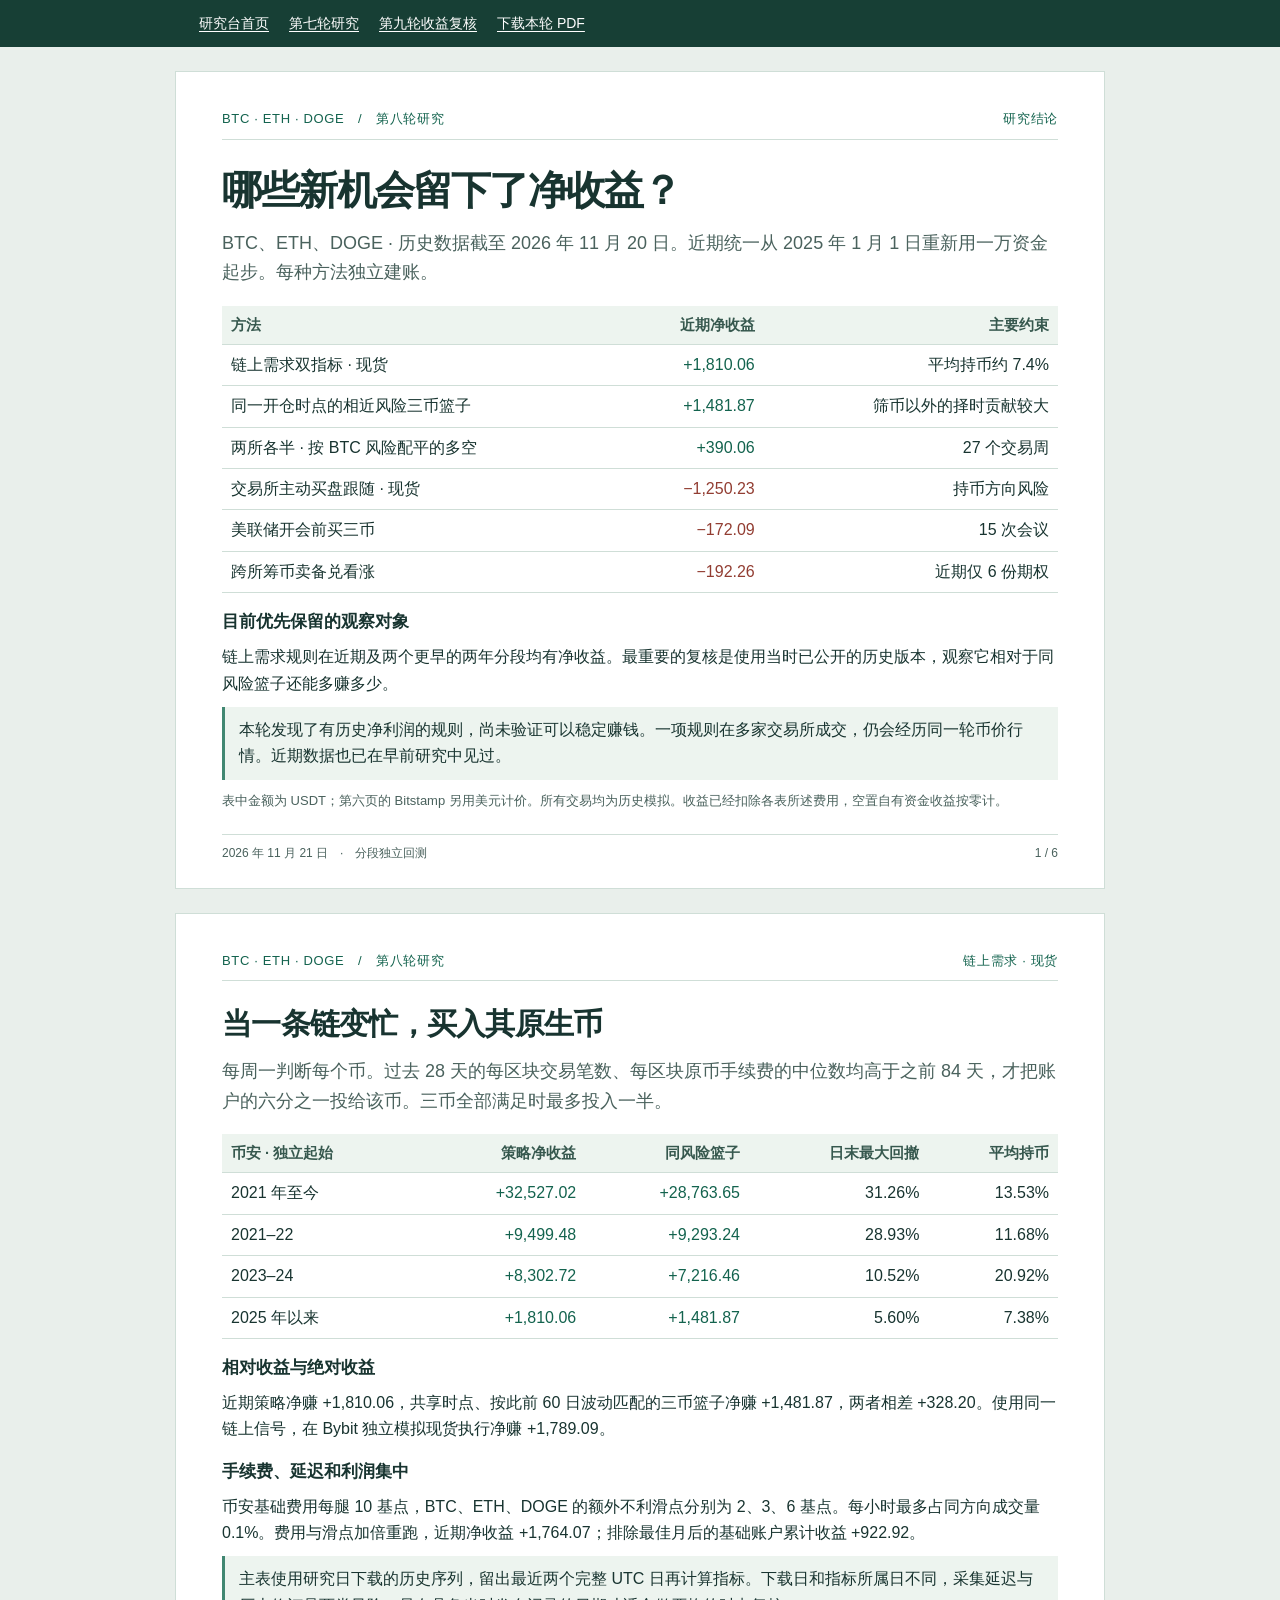
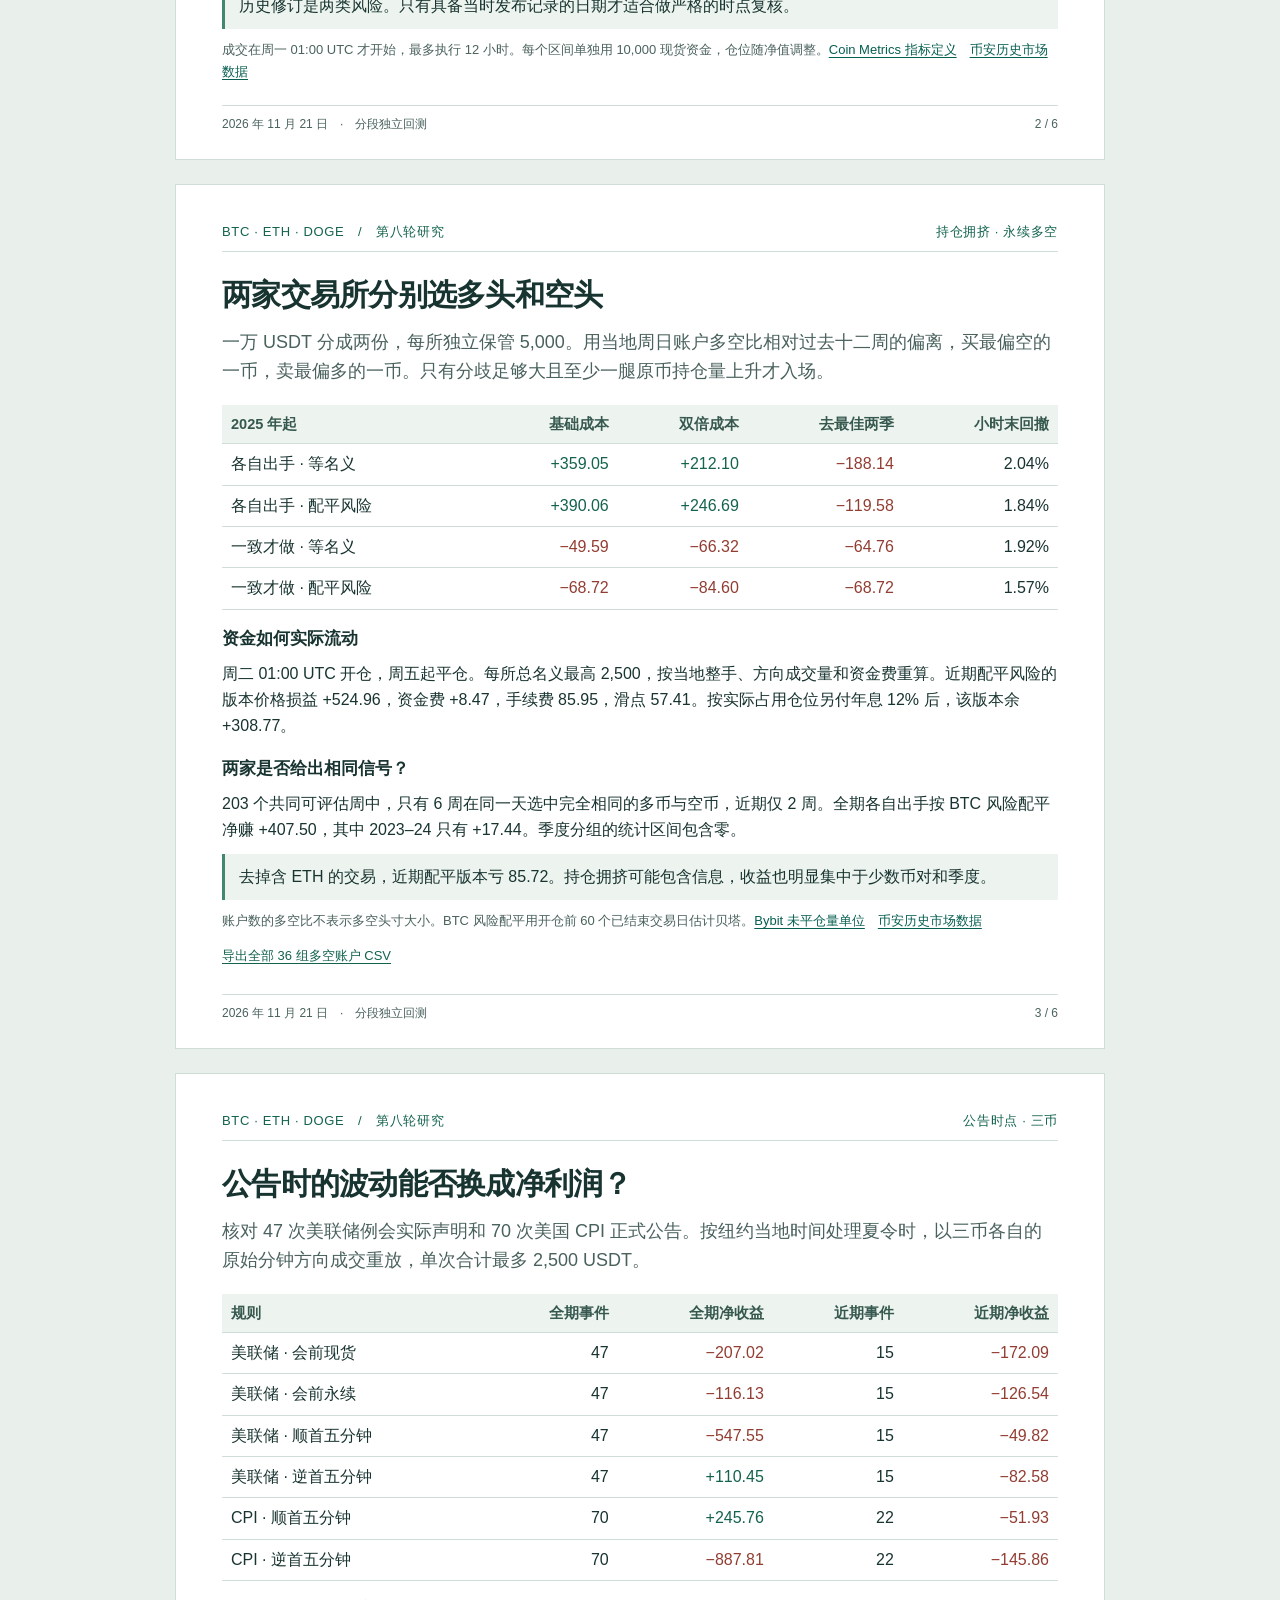
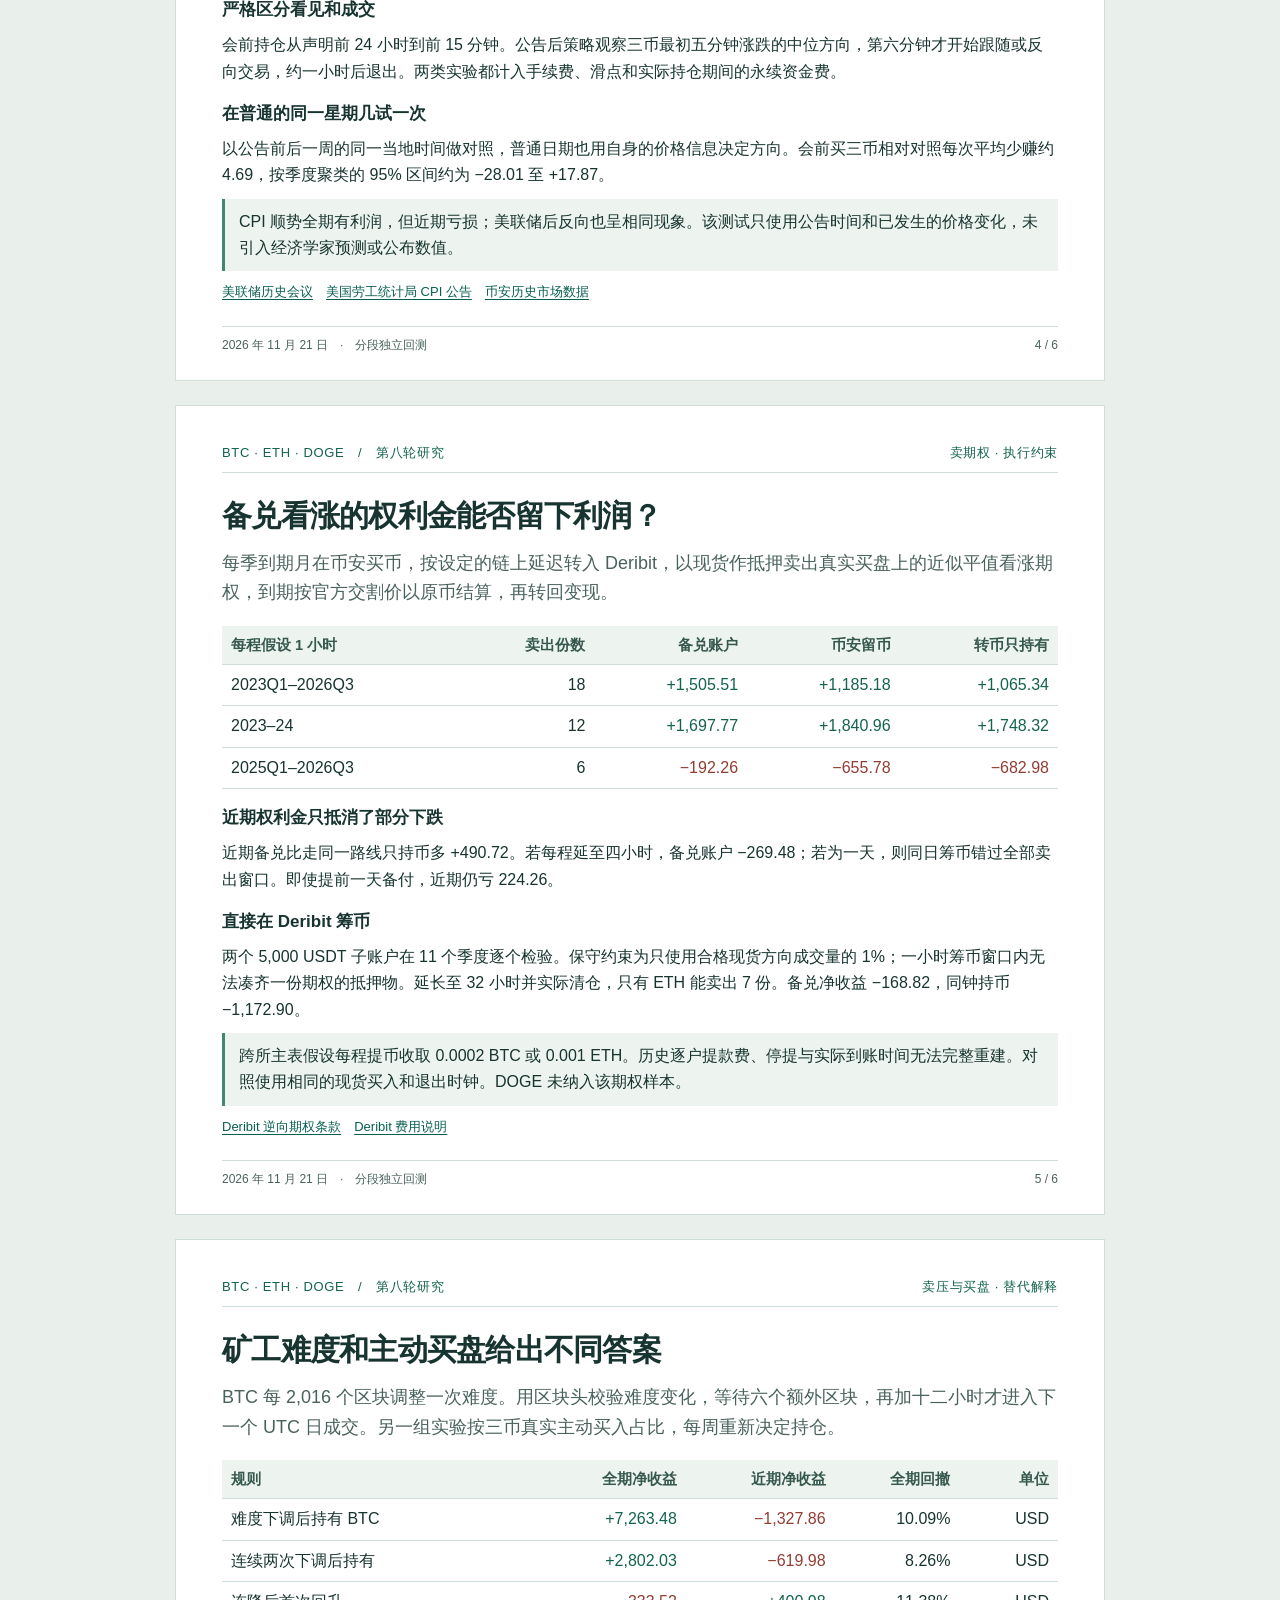
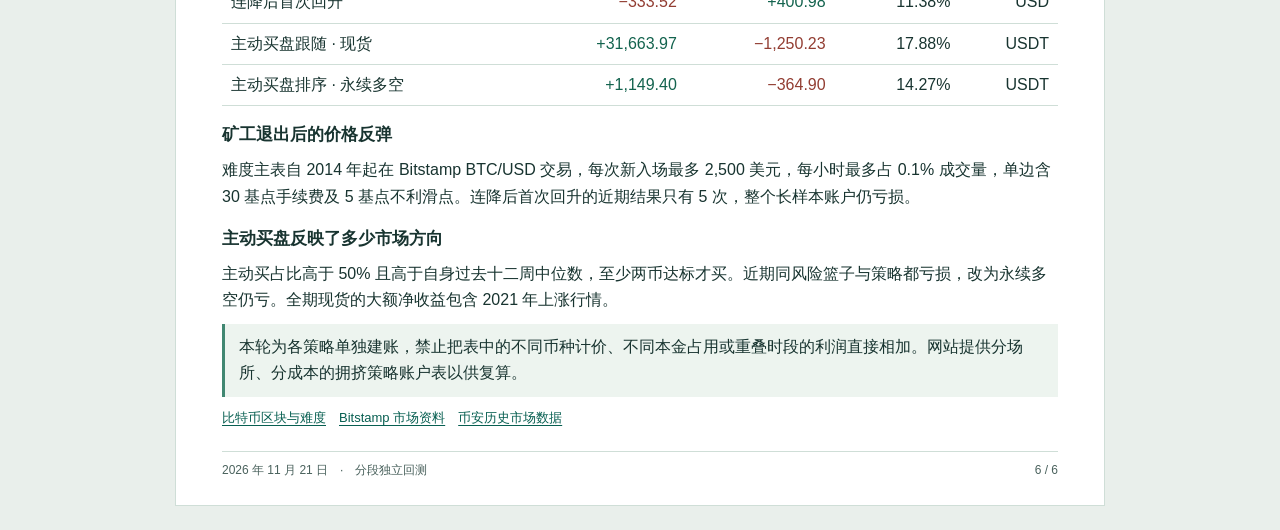
<file: opportunities8.html>
<!doctype html><html lang="zh-CN"><head><meta charset="utf-8"><meta name="viewport" content="width=device-width,initial-scale=1"><meta name="theme-color" content="#173f35"><title>第八轮交易机会研究</title><link rel="manifest" href="./manifest.webmanifest"><link rel="apple-touch-icon" href="./icons/app-192.png"><style>:root{color-scheme:light;--ink:#183430;--muted:#4a625d;--line:#cfded7;--green:#13634e;--red:#923d32;--paper:white}
*{box-sizing:border-box}body{margin:0;background:#e9efeb;color:var(--ink);font:16px/1.65 "Microsoft YaHei","PingFang SC",sans-serif}a{color:#075f51;text-underline-offset:3px}nav{background:#173f35;color:white}nav>div{max-width:930px;margin:auto;padding:12px 24px;display:flex;gap:20px;flex-wrap:wrap}nav a{font-size:14px;color:white}.sheet{max-width:930px;margin:24px auto;padding:36px 46px 24px;background:var(--paper);border:1px solid var(--line)}header{display:flex;align-items:center;justify-content:space-between;border-bottom:1px solid var(--line);padding-bottom:9px;color:var(--green);font-size:13px;letter-spacing:.05em}h1,h2,h3{margin:0;line-height:1.35}h1{font-size:40px;letter-spacing:-.045em}h2{font-size:30px;letter-spacing:-.025em}h3{font-size:17px;margin:18px 0 5px}.title{margin:23px 0 12px}.lead{color:var(--muted);font-size:18px;margin:0 0 18px}p{margin:10px 0}table{width:100%;border-collapse:collapse;font-variant-numeric:tabular-nums;margin:12px 0}th,td{text-align:right;padding:7px 9px;border-bottom:1px solid var(--line)}th{background:#edf4ef;font-size:.91em;color:#36584e}td:first-child,th:first-child{text-align:left}.neg{color:var(--red)}.pos{color:var(--green)}.note{border-left:3px solid #418772;background:#edf4ef;padding:10px 14px}.caption{font-size:13px;color:var(--muted)}.metrics{display:grid;grid-template-columns:repeat(3,1fr);gap:10px;margin:19px 0}.metric{border-top:3px solid #729c87;padding:12px 4px}.metric strong,.metric small{display:block}.metric strong{font-size:30px;line-height:1.25}.metric small{margin-top:6px;color:var(--muted)}footer{border-top:1px solid var(--line);padding-top:9px;margin-top:23px;color:var(--muted);display:flex;justify-content:space-between;gap:12px;font-size:12px}label{font-size:14px}select{font:inherit;background:white;border:1px solid #8aa49a;color:var(--ink);border-radius:4px;padding:3px}.filters{display:flex;gap:12px;flex-wrap:wrap;margin:10px 0}.chart{width:100%;height:auto;display:block}.chartwrap{padding:5px 0}button{cursor:pointer}ul{padding-left:22px}li+li{margin-top:5px}
@media(max-width:650px){.sheet{margin:10px 0;padding:22px 15px 16px;border-left:0;border-right:0}nav>div{padding:10px 15px;gap:15px}h1{font-size:32px}h2{font-size:25px}.lead{font-size:16px}.metrics{gap:5px}.metric strong{font-size:21px}.metric small{font-size:12px}table{font-size:13px}th,td{padding:7px 3px}header{font-size:11px}footer{font-size:11px}.chartwrap{margin:0 -4px}.caption{overflow-wrap:anywhere}}
@page{size:A4;margin:0}
@media print{body{background:white;font-size:11pt;line-height:1.6;-webkit-print-color-adjust:exact;print-color-adjust:exact}.screen{display:none!important}.sheet{height:297mm;width:210mm;max-width:none;margin:0;padding:16mm 16mm 12mm;border:0;display:flex;flex-direction:column;break-after:page}.sheet:last-of-type{break-after:auto}header{font-size:9pt}footer{margin-top:auto;font-size:8pt}.title{margin:8mm 0 4mm}h1{font-size:31pt}h2{font-size:24pt}h3{font-size:13pt;margin-top:5mm}.lead{font-size:13pt;margin-bottom:5mm}.caption{font-size:9pt}th,td{padding:2mm 2.8mm}nav{display:none}a{color:var(--green)}.note{padding:3mm 4mm}.metric strong{font-size:24pt}.metrics{margin:5mm 0}}
.printonly{display:none}@media print{.printonly{display:block}}
.download{padding:4px 0;color:var(--green);font:inherit;font-size:13px;background:none;border:0;text-decoration:underline;text-underline-offset:3px}
@media print{#p2 th,#p2 td{padding:1.1mm 2.8mm}#p2 h3{margin-top:3.5mm}#p2 table{margin:2mm 0}#p2 p{margin:2mm 0}}

@media(max-width:650px){td,th{overflow-wrap:anywhere}.sheet{overflow-wrap:break-word}}</style></head><body><nav><div><a href="./">研究台首页</a><a href="./returns7.html">第七轮研究</a><a href="./robustness9.html">第九轮收益复核</a><a href="./opportunities8.pdf">下载本轮 PDF</a></div></nav><section class="sheet" id="p1"><header><span>BTC · ETH · DOGE　/　第八轮研究</span><span>研究结论</span></header><main><h1 class="title">哪些新机会留下了净收益？</h1><p class="lead">BTC、ETH、DOGE · 历史数据截至 2026 年 11 月 20 日。近期统一从 2025 年 1 月 1 日重新用一万资金起步。每种方法独立建账。</p><table><thead><tr><th>方法</th><th>近期净收益</th><th>主要约束</th></tr></thead><tbody><tr><td>链上需求双指标 · 现货</td><td><span class="pos">+1,810.06</span></td><td>平均持币约 7.4%</td></tr><tr><td>同一开仓时点的相近风险三币篮子</td><td><span class="pos">+1,481.87</span></td><td>筛币以外的择时贡献较大</td></tr><tr><td>两所各半 · 按 BTC 风险配平的多空</td><td><span class="pos">+390.06</span></td><td>27 个交易周</td></tr><tr><td>交易所主动买盘跟随 · 现货</td><td><span class="neg">−1,250.23</span></td><td>持币方向风险</td></tr><tr><td>美联储开会前买三币</td><td><span class="neg">−172.09</span></td><td>15 次会议</td></tr><tr><td>跨所筹币卖备兑看涨</td><td><span class="neg">−192.26</span></td><td>近期仅 6 份期权</td></tr></tbody></table><h3>目前优先保留的观察对象</h3><p>链上需求规则在近期及两个更早的两年分段均有净收益。最重要的复核是使用当时已公开的历史版本，观察它相对于同风险篮子还能多赚多少。</p><p class="note">本轮发现了有历史净利润的规则，尚未验证可以稳定赚钱。一项规则在多家交易所成交，仍会经历同一轮币价行情。近期数据也已在早前研究中见过。</p><p class="caption">表中金额为 USDT；第六页的 Bitstamp 另用美元计价。所有交易均为历史模拟。收益已经扣除各表所述费用，空置自有资金收益按零计。</p></main><footer><span>2026 年 11 月 21 日　·　分段独立回测</span><span>1 / 6</span></footer></section><section class="sheet" id="p2"><header><span>BTC · ETH · DOGE　/　第八轮研究</span><span>链上需求 · 现货</span></header><main><h2 class="title">当一条链变忙，买入其原生币</h2><p class="lead">每周一判断每个币。过去 28 天的每区块交易笔数、每区块原币手续费的中位数均高于之前 84 天，才把账户的六分之一投给该币。三币全部满足时最多投入一半。</p><table><thead><tr><th>币安 · 独立起始</th><th>策略净收益</th><th>同风险篮子</th><th>日末最大回撤</th><th>平均持币</th></tr></thead><tbody><tr><td>2021 年至今</td><td><span class="pos">+32,527.02</span></td><td><span class="pos">+28,763.65</span></td><td>31.26%</td><td>13.53%</td></tr><tr><td>2021–22</td><td><span class="pos">+9,499.48</span></td><td><span class="pos">+9,293.24</span></td><td>28.93%</td><td>11.68%</td></tr><tr><td>2023–24</td><td><span class="pos">+8,302.72</span></td><td><span class="pos">+7,216.46</span></td><td>10.52%</td><td>20.92%</td></tr><tr><td>2025 年以来</td><td><span class="pos">+1,810.06</span></td><td><span class="pos">+1,481.87</span></td><td>5.60%</td><td>7.38%</td></tr></tbody></table><h3>相对收益与绝对收益</h3><p>近期策略净赚 +1,810.06，共享时点、按此前 60 日波动匹配的三币篮子净赚 +1,481.87，两者相差 +328.20。使用同一链上信号，在 Bybit 独立模拟现货执行净赚 +1,789.09。</p><h3>手续费、延迟和利润集中</h3><p>币安基础费用每腿 10 基点，BTC、ETH、DOGE 的额外不利滑点分别为 2、3、6 基点。每小时最多占同方向成交量 0.1%。费用与滑点加倍重跑，近期净收益 +1,764.07；排除最佳月后的基础账户累计收益 +922.92。</p><p class="note">主表使用研究日下载的历史序列，留出最近两个完整 UTC 日再计算指标。下载日和指标所属日不同，采集延迟与历史修订是两类风险。只有具备当时发布记录的日期才适合做严格的时点复核。</p><p class="caption">成交在周一 01:00 UTC 才开始，最多执行 12 小时。每个区间单独用 10,000 现货资金，仓位随净值调整。<a href="https://docs.coinmetrics.io/">Coin Metrics 指标定义</a>　<a href="https://github.com/binance/binance-public-data">币安历史市场数据</a></p></main><footer><span>2026 年 11 月 21 日　·　分段独立回测</span><span>2 / 6</span></footer></section><section class="sheet" id="p3"><header><span>BTC · ETH · DOGE　/　第八轮研究</span><span>持仓拥挤 · 永续多空</span></header><main><h2 class="title">两家交易所分别选多头和空头</h2><p class="lead">一万 USDT 分成两份，每所独立保管 5,000。用当地周日账户多空比相对过去十二周的偏离，买最偏空的一币，卖最偏多的一币。只有分歧足够大且至少一腿原币持仓量上升才入场。</p><table><thead><tr><th>2025 年起</th><th>基础成本</th><th>双倍成本</th><th>去最佳两季</th><th>小时末回撤</th></tr></thead><tbody><tr><td>各自出手 · 等名义</td><td><span class="pos">+359.05</span></td><td><span class="pos">+212.10</span></td><td><span class="neg">−188.14</span></td><td>2.04%</td></tr><tr><td>各自出手 · 配平风险</td><td><span class="pos">+390.06</span></td><td><span class="pos">+246.69</span></td><td><span class="neg">−119.58</span></td><td>1.84%</td></tr><tr><td>一致才做 · 等名义</td><td><span class="neg">−49.59</span></td><td><span class="neg">−66.32</span></td><td><span class="neg">−64.76</span></td><td>1.92%</td></tr><tr><td>一致才做 · 配平风险</td><td><span class="neg">−68.72</span></td><td><span class="neg">−84.60</span></td><td><span class="neg">−68.72</span></td><td>1.57%</td></tr></tbody></table><h3>资金如何实际流动</h3><p>周二 01:00 UTC 开仓，周五起平仓。每所总名义最高 2,500，按当地整手、方向成交量和资金费重算。近期配平风险的版本价格损益 +524.96，资金费 +8.47，手续费 85.95，滑点 57.41。按实际占用仓位另付年息 12% 后，该版本余 +308.77。</p><h3>两家是否给出相同信号？</h3><p>203 个共同可评估周中，只有 6 周在同一天选中完全相同的多币与空币，近期仅 2 周。全期各自出手按 BTC 风险配平净赚 +407.50，其中 2023–24 只有 +17.44。季度分组的统计区间包含零。</p><p class="note">去掉含 ETH 的交易，近期配平版本亏 85.72。持仓拥挤可能包含信息，收益也明显集中于少数币对和季度。</p><p class="caption">账户数的多空比不表示多空头寸大小。BTC 风险配平用开仓前 60 个已结束交易日估计贝塔。<a href="https://bybit-exchange.github.io/docs/v5/market/open-interest">Bybit 未平仓量单位</a>　<a href="https://github.com/binance/binance-public-data">币安历史市场数据</a></p><button type="button" class="screen download" id="ledger">导出全部 36 组多空账户 CSV</button></main><footer><span>2026 年 11 月 21 日　·　分段独立回测</span><span>3 / 6</span></footer></section><section class="sheet" id="p4"><header><span>BTC · ETH · DOGE　/　第八轮研究</span><span>公告时点 · 三币</span></header><main><h2 class="title">公告时的波动能否换成净利润？</h2><p class="lead">核对 47 次美联储例会实际声明和 70 次美国 CPI 正式公告。按纽约当地时间处理夏令时，以三币各自的原始分钟方向成交重放，单次合计最多 2,500 USDT。</p><table><thead><tr><th>规则</th><th>全期事件</th><th>全期净收益</th><th>近期事件</th><th>近期净收益</th></tr></thead><tbody><tr><td>美联储 · 会前现货</td><td>47</td><td><span class="neg">−207.02</span></td><td>15</td><td><span class="neg">−172.09</span></td></tr><tr><td>美联储 · 会前永续</td><td>47</td><td><span class="neg">−116.13</span></td><td>15</td><td><span class="neg">−126.54</span></td></tr><tr><td>美联储 · 顺首五分钟</td><td>47</td><td><span class="neg">−547.55</span></td><td>15</td><td><span class="neg">−49.82</span></td></tr><tr><td>美联储 · 逆首五分钟</td><td>47</td><td><span class="pos">+110.45</span></td><td>15</td><td><span class="neg">−82.58</span></td></tr><tr><td>CPI · 顺首五分钟</td><td>70</td><td><span class="pos">+245.76</span></td><td>22</td><td><span class="neg">−51.93</span></td></tr><tr><td>CPI · 逆首五分钟</td><td>70</td><td><span class="neg">−887.81</span></td><td>22</td><td><span class="neg">−145.86</span></td></tr></tbody></table><h3>严格区分看见和成交</h3><p>会前持仓从声明前 24 小时到前 15 分钟。公告后策略观察三币最初五分钟涨跌的中位方向，第六分钟才开始跟随或反向交易，约一小时后退出。两类实验都计入手续费、滑点和实际持仓期间的永续资金费。</p><h3>在普通的同一星期几试一次</h3><p>以公告前后一周的同一当地时间做对照，普通日期也用自身的价格信息决定方向。会前买三币相对对照每次平均少赚约 4.69，按季度聚类的 95% 区间约为 −28.01 至 +17.87。</p><p class="note">CPI 顺势全期有利润，但近期亏损；美联储后反向也呈相同现象。该测试只使用公告时间和已发生的价格变化，未引入经济学家预测或公布数值。</p><p class="caption"><a href="https://www.federalreserve.gov/monetarypolicy/fomccalendars.htm">美联储历史会议</a>　<a href="https://www.bls.gov/bls/news-release/cpi.htm">美国劳工统计局 CPI 公告</a>　<a href="https://github.com/binance/binance-public-data">币安历史市场数据</a></p></main><footer><span>2026 年 11 月 21 日　·　分段独立回测</span><span>4 / 6</span></footer></section><section class="sheet" id="p5"><header><span>BTC · ETH · DOGE　/　第八轮研究</span><span>卖期权 · 执行约束</span></header><main><h2 class="title">备兑看涨的权利金能否留下利润？</h2><p class="lead">每季到期月在币安买币，按设定的链上延迟转入 Deribit，以现货作抵押卖出真实买盘上的近似平值看涨期权，到期按官方交割价以原币结算，再转回变现。</p><table><thead><tr><th>每程假设 1 小时</th><th>卖出份数</th><th>备兑账户</th><th>币安留币</th><th>转币只持有</th></tr></thead><tbody><tr><td>2023Q1–2026Q3</td><td>18</td><td><span class="pos">+1,505.51</span></td><td><span class="pos">+1,185.18</span></td><td><span class="pos">+1,065.34</span></td></tr><tr><td>2023–24</td><td>12</td><td><span class="pos">+1,697.77</span></td><td><span class="pos">+1,840.96</span></td><td><span class="pos">+1,748.32</span></td></tr><tr><td>2025Q1–2026Q3</td><td>6</td><td><span class="neg">−192.26</span></td><td><span class="neg">−655.78</span></td><td><span class="neg">−682.98</span></td></tr></tbody></table><h3>近期权利金只抵消了部分下跌</h3><p>近期备兑比走同一路线只持币多 +490.72。若每程延至四小时，备兑账户 −269.48；若为一天，则同日筹币错过全部卖出窗口。即使提前一天备付，近期仍亏 224.26。</p><h3>直接在 Deribit 筹币</h3><p>两个 5,000 USDT 子账户在 11 个季度逐个检验。保守约束为只使用合格现货方向成交量的 1%；一小时筹币窗口内无法凑齐一份期权的抵押物。延长至 32 小时并实际清仓，只有 ETH 能卖出 7 份。备兑净收益 −168.82，同钟持币 −1,172.90。</p><p class="note">跨所主表假设每程提币收取 0.0002 BTC 或 0.001 ETH。历史逐户提款费、停提与实际到账时间无法完整重建。对照使用相同的现货买入和退出时钟。DOGE 未纳入该期权样本。</p><p class="caption"><a href="https://support.deribit.com/hc/en-us/articles/31424939096093-Inverse-Options">Deribit 逆向期权条款</a>　<a href="https://support.deribit.com/hc/en-us/articles/25944746248989-Fees">Deribit 费用说明</a></p></main><footer><span>2026 年 11 月 21 日　·　分段独立回测</span><span>5 / 6</span></footer></section><section class="sheet" id="p6"><header><span>BTC · ETH · DOGE　/　第八轮研究</span><span>卖压与买盘 · 替代解释</span></header><main><h2 class="title">矿工难度和主动买盘给出不同答案</h2><p class="lead">BTC 每 2,016 个区块调整一次难度。用区块头校验难度变化，等待六个额外区块，再加十二小时才进入下一个 UTC 日成交。另一组实验按三币真实主动买入占比，每周重新决定持仓。</p><table><thead><tr><th>规则</th><th>全期净收益</th><th>近期净收益</th><th>全期回撤</th><th>单位</th></tr></thead><tbody><tr><td>难度下调后持有 BTC</td><td><span class="pos">+7,263.48</span></td><td><span class="neg">−1,327.86</span></td><td>10.09%</td><td>USD</td></tr><tr><td>连续两次下调后持有</td><td><span class="pos">+2,802.03</span></td><td><span class="neg">−619.98</span></td><td>8.26%</td><td>USD</td></tr><tr><td>连降后首次回升</td><td><span class="neg">−333.52</span></td><td><span class="pos">+400.98</span></td><td>11.38%</td><td>USD</td></tr><tr><td>主动买盘跟随 · 现货</td><td><span class="pos">+31,663.97</span></td><td><span class="neg">−1,250.23</span></td><td>17.88%</td><td>USDT</td></tr><tr><td>主动买盘排序 · 永续多空</td><td><span class="pos">+1,149.40</span></td><td><span class="neg">−364.90</span></td><td>14.27%</td><td>USDT</td></tr></tbody></table><h3>矿工退出后的价格反弹</h3><p>难度主表自 2014 年起在 Bitstamp BTC/USD 交易，每次新入场最多 2,500 美元，每小时最多占 0.1% 成交量，单边含 30 基点手续费及 5 基点不利滑点。连降后首次回升的近期结果只有 5 次，整个长样本账户仍亏损。</p><h3>主动买盘反映了多少市场方向</h3><p>主动买占比高于 50% 且高于自身过去十二周中位数，至少两币达标才买。近期同风险篮子与策略都亏损，改为永续多空仍亏。全期现货的大额净收益包含 2021 年上涨行情。</p><p class="note">本轮为各策略单独建账，禁止把表中的不同币种计价、不同本金占用或重叠时段的利润直接相加。网站提供分场所、分成本的拥挤策略账户表以供复算。</p><p class="caption"><a href="https://developer.bitcoin.org/devguide/block_chain.html">比特币区块与难度</a>　<a href="https://www.bitstamp.net/api/">Bitstamp 市场资料</a>　<a href="https://github.com/binance/binance-public-data">币安历史市场数据</a></p></main><footer><span>2026 年 11 月 21 日　·　分段独立回测</span><span>6 / 6</span></footer></section><script>const csv="policy,method,cost,phase,active_weeks,venue_campaigns,net,fees,slip,funding,price,positive_weeks,positive_quarters,calendar_quarters,ex_best2_q,mdd,loan12,loan12_net,fullcapital12_net,loan_mdd,min_stressed_collateral,btc_attribution,factor_residual,realized_btc_beta_active_weeks,mean_abs_signed_entry,mean_abs_beta_entry\r\nindependent,beta,1,all,53,64,407.4997038365082,159.5854550170871,111.8563743825177,9.5339820397759,669.4075511963355,27,7,16,-102.1394656277057,4.932168095274769,149.8647950406971,257.6349087958112,-4260.993446848423,4.978713603314466,4731.252055214356,15.841821007884551,391.657882828623,-0.0224898703215059,358.9483752711479,26.607075519588104\r\nindependent,beta,1,middle,26,30,17.443268945599797,73.63087061265881,54.44440493411934,1.0679936503038028,144.45055084207308,10,4,8,-201.4074796528141,4.932168095274769,68.57436098474133,-51.131092039141535,-2385.844402287277,4.978713603314466,4731.252055214356,21.036316300714347,-3.593047355114507,-0.0126161764789404,304.84340194564106,25.98708536449305\r\nindependent,beta,1,recent,27,34,390.0564348909085,85.9545844044283,57.41196944839837,8.465988389472095,524.9570003542623,17,3,8,-119.5827345733054,1.835655267969527,81.2904340559557,308.7660008349528,-1875.1490445611464,1.9153067948088127,4844.413950707803,-5.194495292829794,395.2509301837374,-0.0327094072373253,406.6880576171832,27.154125656436676\r\nagreement,beta,1,all,6,12,-151.27020395310512,30.76823993750379,19.73092627882057,0.9543793478907444,-101.72541708467207,2,2,16,-282.6755476865013,2.7705169489279813,29.23556817673209,-180.50577212983725,-4819.763354638037,2.8404216930380755,4839.694013222966,12.495379854965435,-163.76558380807128,-0.0406952081181541,540.5003449982731,22.80721317734229\r\nagreement,beta,1,middle,4,8,-82.54936746927726,20.361539516216677,14.255689015544402,-1.665872623284994,-46.26626631423173,2,2,8,-213.95471120267345,2.7705169489279813,19.52255590895408,-102.07192337823132,-2485.8370387021537,2.8404216930380755,4839.694013222966,10.427057881248873,-92.97642535052624,-0.046832719266982,395.9373656839568,22.03844961846294\r\nagreement,beta,1,recent,2,4,-68.7208364838279,10.40670042128712,5.4752372632761706,2.6202519711757386,-55.45915077044036,0,0,8,-68.7208364838279,1.5728786776610493,9.713012267778016,-78.43384875160591,-2333.926315935883,1.6099056425074698,4903.645519568841,2.068321973716566,-70.78915845754504,0.0509624393072768,829.6263036269057,24.34474029510099\r\nveto,beta,1,all,53,64,407.4997038365082,159.5854550170871,111.8563743825177,9.5339820397759,669.4075511963355,27,7,16,-102.1394656277057,4.932168095274769,149.8647950406971,257.6349087958112,-4260.993446848423,4.978713603314466,4731.252055214356,15.841821007884551,391.657882828623,-0.0224898703215059,358.9483752711479,26.607075519588104\r\nveto,beta,1,middle,26,30,17.443268945599797,73.63087061265881,54.44440493411934,1.0679936503038028,144.45055084207308,10,4,8,-201.4074796528141,4.932168095274769,68.57436098474133,-51.131092039141535,-2385.844402287277,4.978713603314466,4731.252055214356,21.036316300714347,-3.593047355114507,-0.0126161764789404,304.84340194564106,25.98708536449305\r\nveto,beta,1,recent,27,34,390.0564348909085,85.9545844044283,57.41196944839837,8.465988389472095,524.9570003542623,17,3,8,-119.5827345733054,1.835655267969527,81.2904340559557,308.7660008349528,-1875.1490445611464,1.9153067948088127,4844.413950707803,-5.194495292829794,395.2509301837374,-0.0327094072373253,406.6880576171832,27.154125656436676\r\nindependent,beta,2,all,53,64,136.05820897225166,319.17057549880946,223.71274876504788,9.5339820397759,669.4075511963355,24,6,16,-301.31547373410217,5.03584845137185,149.8644175782823,-13.806208606030651,-4532.43494171268,5.08353020444976,4658.9435887488,15.642217954831306,120.41599101742214,-0.0225530509707108,358.83963227215537,26.8123373922298\r\nindependent,beta,2,middle,26,30,-110.63177381264624,147.26150843677777,108.88880986824428,1.0679936503038028,144.45055084207308,10,4,8,-293.36592192899684,5.03584845137185,68.57444047415916,-179.2062142868054,-2513.919445045523,5.08353020444976,4658.9435887488,20.93037531107392,-131.56214912371922,-0.0122005463439917,304.81630244735084,25.95353980729193\r\nindependent,beta,2,recent,27,34,246.68998278489792,171.90906706203165,114.82393889680364,8.465988389472095,524.9570003542623,14,2,8,-190.68369992145588,2.011498550141544,81.28997710412315,165.40000568077477,-2018.515496667157,2.0912072413751925,4834.656345196069,-5.288157356242617,251.97814014114132,-0.0332963230490169,406.5072762352182,27.57009996717497\r\nagreement,beta,2,all,6,12,-201.76928520805043,61.5363949136269,39.46185255764166,0.9543793478907444,-101.72541708467207,2,2,16,-316.24457113605,2.951728142019039,29.234970332443,-231.00425554049343,-4870.262435892983,3.0217562066758297,4828.714981106126,12.28321479714881,-214.0525000051994,-0.0410467592205278,540.8816727523695,22.567138019903226\r\nagreement,beta,2,middle,4,8,-117.16649293018472,40.72297596157769,28.511378031089865,-1.665872623284994,-46.26626631423173,2,2,8,-231.64177885818432,2.951728142019039,19.52186484705222,-136.68835777723694,-2520.4541641630613,3.0217562066758297,4828.714981106126,10.169893588848266,-127.33638651903289,-0.0479187640220585,396.8503604106111,21.12998868287536\r\nagreement,beta,2,recent,2,4,-84.60279227786572,20.81341895204921,10.9504745265518,2.6202519711757386,-55.45915077044036,0,0,8,-84.60279227786572,1.6531738552654884,9.713105485390775,-94.31589776325649,-2349.8082717299208,1.6902315209004537,4897.639770132819,2.113321208300543,-86.71611348616648,0.0537097014368975,828.9442974358859,25.44143669395893\r\nveto,beta,2,all,53,64,136.05820897225166,319.17057549880946,223.71274876504788,9.5339820397759,669.4075511963355,24,6,16,-301.31547373410217,5.03584845137185,149.8644175782823,-13.806208606030651,-4532.43494171268,5.08353020444976,4658.9435887488,15.642217954831306,120.41599101742214,-0.0225530509707108,358.83963227215537,26.8123373922298\r\nveto,beta,2,middle,26,30,-110.63177381264624,147.26150843677777,108.88880986824428,1.0679936503038028,144.45055084207308,10,4,8,-293.36592192899684,5.03584845137185,68.57444047415916,-179.2062142868054,-2513.919445045523,5.08353020444976,4658.9435887488,20.93037531107392,-131.56214912371922,-0.0122005463439917,304.81630244735084,25.95353980729193\r\nveto,beta,2,recent,27,34,246.68998278489792,171.90906706203165,114.82393889680364,8.465988389472095,524.9570003542623,14,2,8,-190.68369992145588,2.011498550141544,81.28997710412315,165.40000568077477,-2018.515496667157,2.0912072413751925,4834.656345196069,-5.288157356242617,251.97814014114132,-0.0332963230490169,406.5072762352182,27.57009996717497\r\nindependent,contrarian,1,all,53,64,776.2977052274679,159.84126520065985,117.58754804735612,5.179102609779791,1048.5474158656998,24,7,16,79.02312272713198,5.331423772516885,150.0889004730069,626.208804754461,-3892.195445457464,5.379720146340993,4663.373777338458,192.55337807526024,583.7443271522072,-0.0045845660350028,29.265016190366588,517.6060784602616\r\nindependent,contrarian,1,middle,26,30,417.2488670863033,73.85578845170596,56.62630111739079,-0.1644231548561814,547.8953798102536,10,5,8,-54.37587425723893,5.331423772516885,68.77727177607748,348.47159531022584,-1986.0388041465733,5.379720146340993,4663.373777338458,303.12899753446226,114.11986955184032,-0.0243701891075887,25.406911294379867,373.28935106085686\r\nindependent,contrarian,1,recent,27,34,359.0488381411644,85.98547674895389,60.96124692996533,5.343525764635972,500.6520360554461,14,2,8,-188.14055157125216,2.035901770811932,81.31162869692945,277.7372094442349,-1906.1566413108903,2.399846890363455,4839.975339967049,-110.57561945920204,469.6244576003669,0.0165525945119786,32.66922639270781,644.9443673420892\r\nagreement,contrarian,1,all,6,12,132.64791383560373,30.50969815125575,21.821359782773108,2.6179716413044822,182.36100012832708,3,3,16,-217.7215175011953,2.9442058215423783,29.052374698818785,103.59553913678496,-4535.845236849328,3.013953360276333,4820.6123061604185,301.86897317155007,-169.22105933594594,-0.2123332680748572,35.0363604993098,853.5649554982047\r\nagreement,contrarian,1,middle,4,8,182.24003455229368,20.189710932741995,15.41448256523534,1.0590283777615568,216.7851996725084,2,2,8,-168.12939678450536,2.9442058215423783,19.40905284028009,162.8309817120136,-2221.047636680583,3.013953360276333,4820.6123061604185,249.1782660685668,-66.93823151627309,-0.2461236646663363,36.71638282303487,587.487929512208\r\nagreement,contrarian,1,recent,2,4,-49.59212071668996,10.31998721851376,6.406877217537767,1.5589432635429257,-34.424199544181306,1,1,8,-64.75639713042582,1.9195527442538047,9.643321858538693,-59.235442575228646,-2314.797600168745,1.972369915778516,4920.61143742314,52.69070710298328,-102.28282781967282,0.2837552255611816,31.67631585185967,1385.719007470198\r\nveto,contrarian,1,all,53,64,776.2977052274679,159.84126520065985,117.58754804735612,5.179102609779791,1048.5474158656998,24,7,16,79.02312272713198,5.331423772516885,150.0889004730069,626.208804754461,-3892.195445457464,5.379720146340993,4663.373777338458,192.55337807526024,583.7443271522072,-0.0045845660350028,29.265016190366588,517.6060784602616\r\nveto,contrarian,1,middle,26,30,417.2488670863033,73.85578845170596,56.62630111739079,-0.1644231548561814,547.8953798102536,10,5,8,-54.37587425723893,5.331423772516885,68.77727177607748,348.47159531022584,-1986.0388041465733,5.379720146340993,4663.373777338458,303.12899753446226,114.11986955184032,-0.0243701891075887,25.406911294379867,373.28935106085686\r\nveto,contrarian,1,recent,27,34,359.0488381411644,85.98547674895389,60.96124692996533,5.343525764635972,500.6520360554461,14,2,8,-188.14055157125216,2.035901770811932,81.31162869692945,277.7372094442349,-1906.1566413108903,2.399846890363455,4839.975339967049,-110.57561945920204,469.6244576003669,0.0165525945119786,32.66922639270781,644.9443673420892\r\nindependent,contrarian,2,all,53,64,498.86942805528383,319.68199432547124,235.1750960947261,5.179102609779791,1048.5474158656998,24,7,16,-125.4498171860448,5.440904693295956,150.09115976582038,348.7782682894634,-4169.623722629648,5.490383122202469,4589.7761086490245,192.21328090683429,306.6561471484505,-0.0045257167302263,29.39726964075037,517.791308097715\r\nindependent,contrarian,2,middle,26,30,286.7672166518457,147.71113776876618,113.25260223478725,-0.1644231548561814,547.8953798102536,10,5,8,-136.9169600324728,5.440904693295956,68.77723983827835,217.98997681356727,-2116.520454581031,5.490383122202469,4589.7761086490245,302.9470604927873,-16.179843840940563,-0.0238190907254676,25.436780882748,373.30223345337095\r\nindependent,contrarian,2,recent,27,34,212.1022114034383,171.97085655670503,121.92249385993888,5.343525764635972,500.6520360554461,14,2,8,-257.81042756220995,2.7238803962217006,81.31391992754206,130.78829147589624,-2053.103268048617,3.0915585549400992,4829.90490682531,-110.73377958595296,322.835990989391,0.0160722514215489,32.891818544870105,645.2816680780186\r\nagreement,contrarian,2,all,6,12,80.31706857851199,61.01918362557376,43.64271956554763,2.6179716413044822,182.36100012832708,3,3,16,-252.477784243168,3.1282863529378924,29.051601321355584,51.26546725715641,-4588.17608210642,3.1981573150779985,4809.447503058133,301.5885878334643,-221.27151925495255,-0.2124682088536922,34.9740464865447,853.1798682650289\r\nagreement,contrarian,2,middle,4,8,146.6360739278125,40.37918899198664,30.828965130472017,1.0590283777615568,216.7851996725084,2,2,8,-186.15877889386744,3.1282863529378924,19.40702759443585,127.22904633337666,-2256.651597305064,3.1981573150779985,4809.447503058133,248.84693735476037,-102.2108634269478,-0.2469263238191462,36.22307647625273,586.1700340424017\r\nagreement,contrarian,2,recent,2,4,-66.31900534930051,20.63999463358712,12.813754435075612,1.5589432635429257,-34.424199544181306,1,1,8,-73.8324450310613,2.003855921403097,9.644573726919736,-75.96357907622024,-2331.524484801356,2.0567218032135903,4914.65385171109,52.741650478704,-119.06065582800476,0.2888153820726537,32.47598650712864,1387.1995367102832\r\nveto,contrarian,2,all,53,64,498.86942805528383,319.68199432547124,235.1750960947261,5.179102609779791,1048.5474158656998,24,7,16,-125.4498171860448,5.440904693295956,150.09115976582038,348.7782682894634,-4169.623722629648,5.490383122202469,4589.7761086490245,192.21328090683429,306.6561471484505,-0.0045257167302263,29.39726964075037,517.791308097715\r\nveto,contrarian,2,middle,26,30,286.7672166518457,147.71113776876618,113.25260223478725,-0.1644231548561814,547.8953798102536,10,5,8,-136.9169600324728,5.440904693295956,68.77723983827835,217.98997681356727,-2116.520454581031,5.490383122202469,4589.7761086490245,302.9470604927873,-16.179843840940563,-0.0238190907254676,25.436780882748,373.30223345337095\r\nveto,contrarian,2,recent,27,34,212.1022114034383,171.97085655670503,121.92249385993888,5.343525764635972,500.6520360554461,14,2,8,-257.81042756220995,2.7238803962217006,81.31391992754206,130.78829147589624,-2053.103268048617,3.0915585549400992,4829.90490682531,-110.73377958595296,322.835990989391,0.0160722514215489,32.891818544870105,645.2816680780186\r\n";document.querySelector("#ledger").onclick=()=>{const a=document.createElement("a");const u=URL.createObjectURL(new Blob(["\uFEFF",csv],{type:"text/csv;charset=utf-8"}));a.href=u;a.download="crowding-accounts.csv";a.click();setTimeout(()=>URL.revokeObjectURL(u),5000)};if('serviceWorker' in navigator)navigator.serviceWorker.register('./sw.js').catch(()=>{});</script></body></html>
</file>
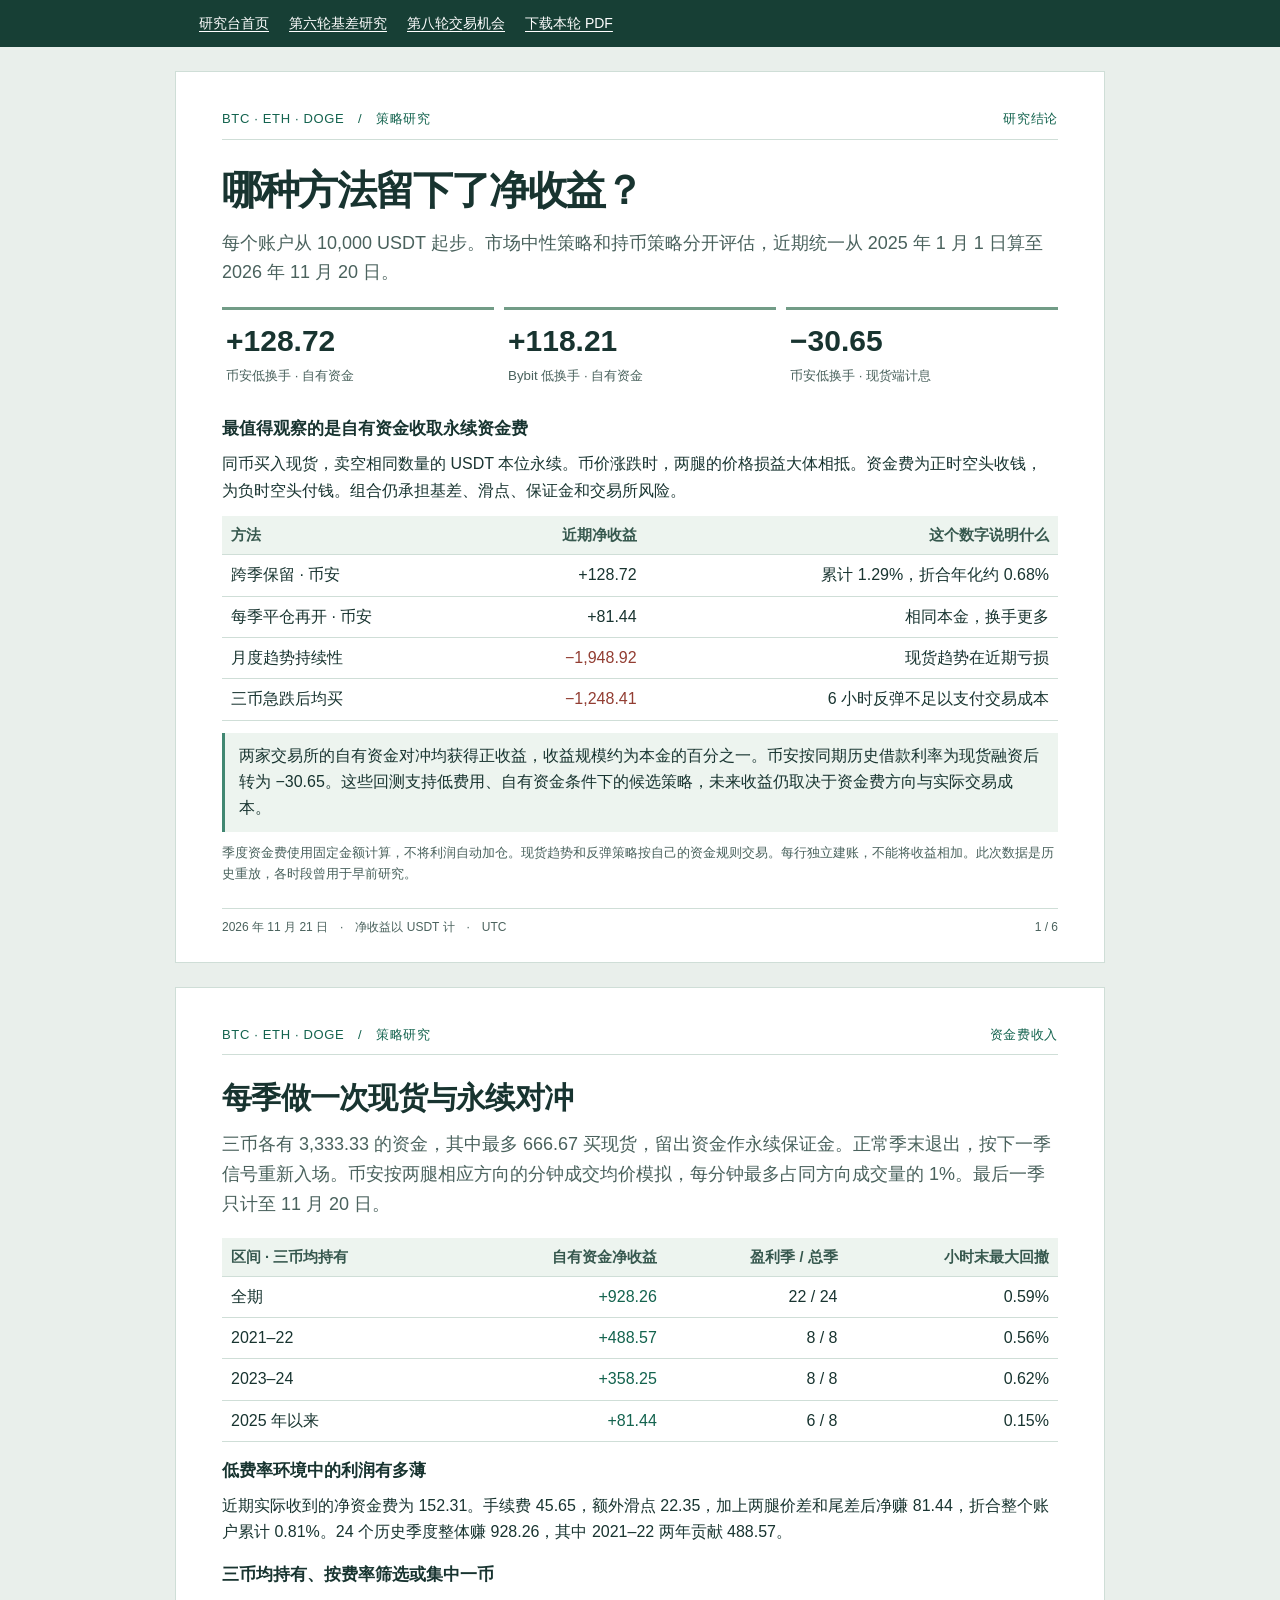
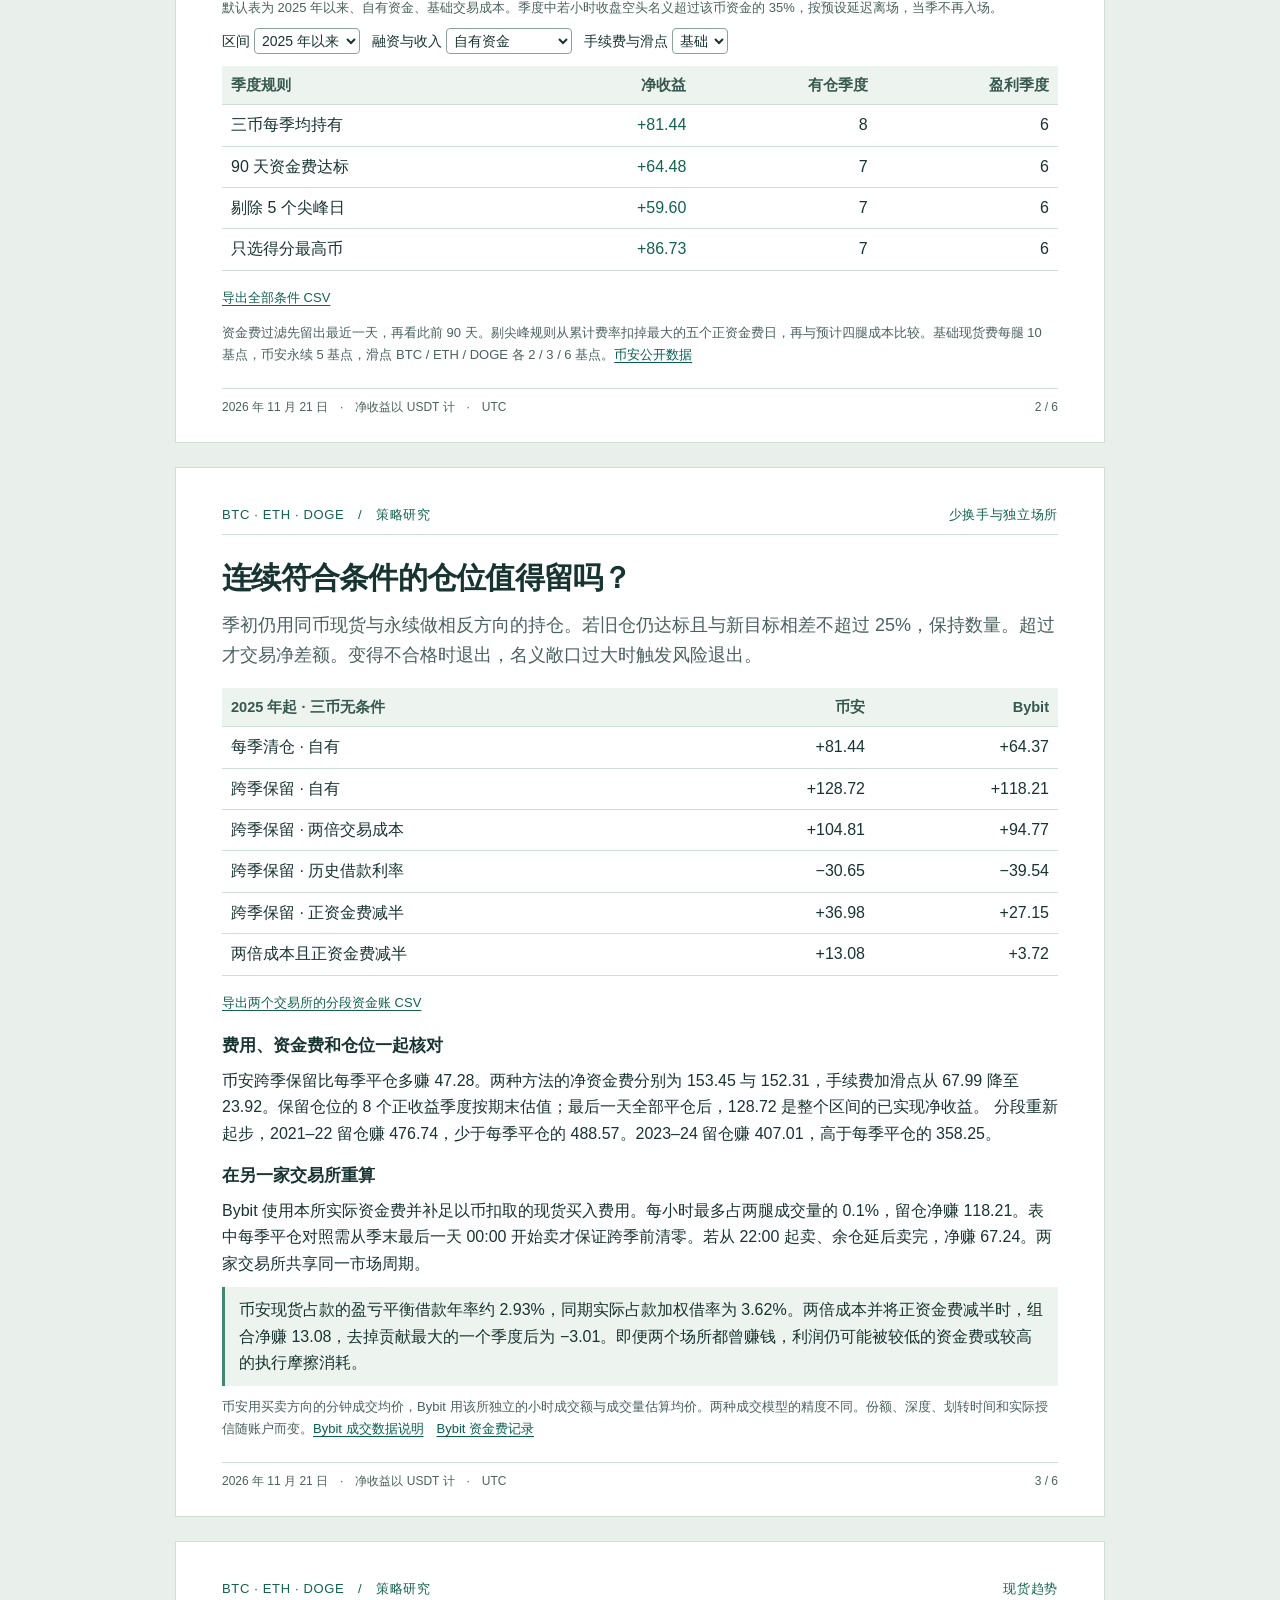
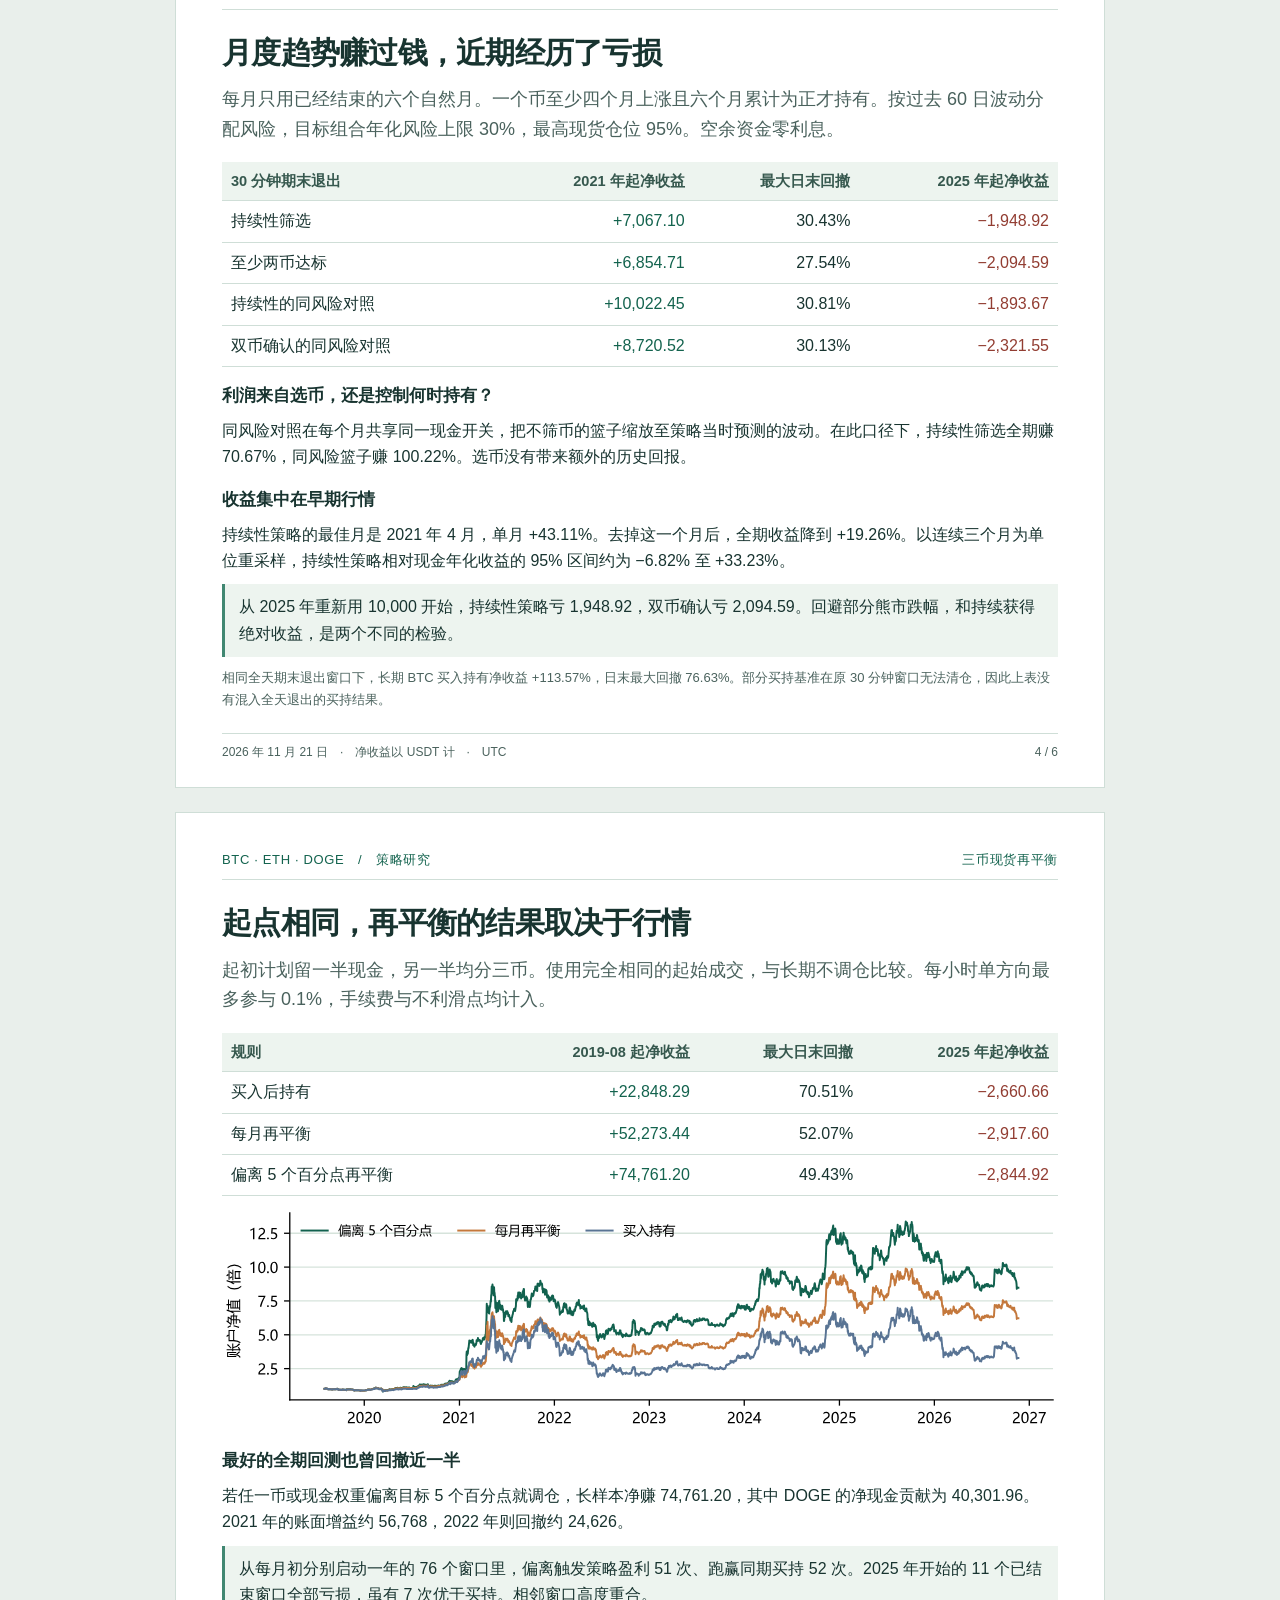
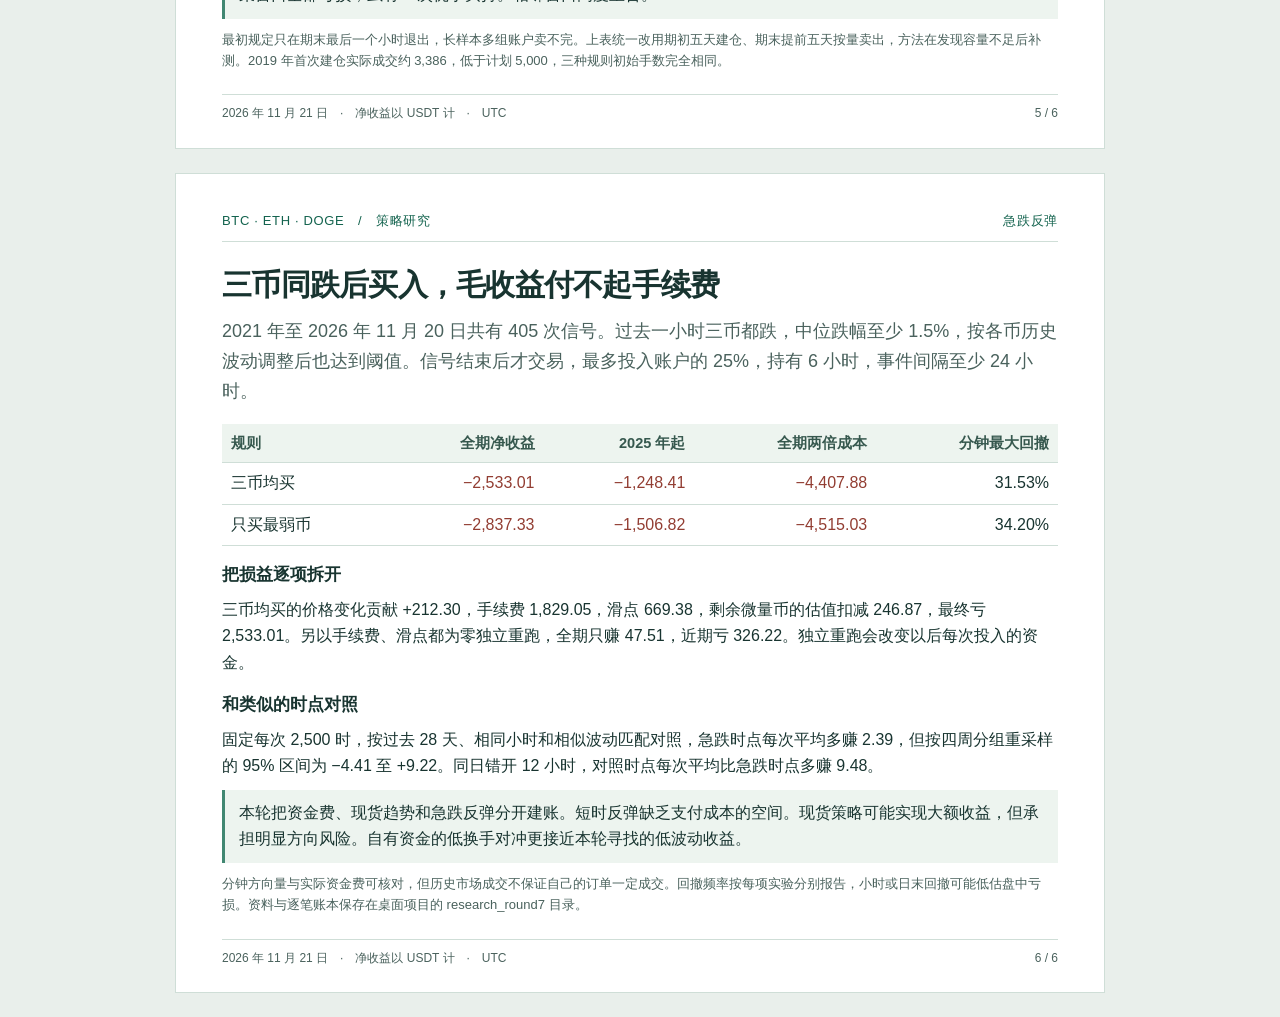
<file: returns7.html>
<!doctype html><html lang="zh-CN"><head><meta charset="utf-8"><meta name="viewport" content="width=device-width,initial-scale=1"><meta name="theme-color" content="#173f35"><title>第七轮交易策略研究</title><link rel="manifest" href="./manifest.webmanifest"><link rel="apple-touch-icon" href="./icons/app-192.png"><style>:root{color-scheme:light;--ink:#183430;--muted:#4a625d;--line:#cfded7;--green:#13634e;--red:#923d32;--paper:white}
*{box-sizing:border-box}body{margin:0;background:#e9efeb;color:var(--ink);font:16px/1.65 "Microsoft YaHei","PingFang SC",sans-serif}a{color:#075f51;text-underline-offset:3px}nav{background:#173f35;color:white}nav>div{max-width:930px;margin:auto;padding:12px 24px;display:flex;gap:20px;flex-wrap:wrap}nav a{font-size:14px;color:white}.sheet{max-width:930px;margin:24px auto;padding:36px 46px 24px;background:var(--paper);border:1px solid var(--line)}header{display:flex;align-items:center;justify-content:space-between;border-bottom:1px solid var(--line);padding-bottom:9px;color:var(--green);font-size:13px;letter-spacing:.05em}h1,h2,h3{margin:0;line-height:1.35}h1{font-size:40px;letter-spacing:-.045em}h2{font-size:30px;letter-spacing:-.025em}h3{font-size:17px;margin:18px 0 5px}.title{margin:23px 0 12px}.lead{color:var(--muted);font-size:18px;margin:0 0 18px}p{margin:10px 0}table{width:100%;border-collapse:collapse;font-variant-numeric:tabular-nums;margin:12px 0}th,td{text-align:right;padding:7px 9px;border-bottom:1px solid var(--line)}th{background:#edf4ef;font-size:.91em;color:#36584e}td:first-child,th:first-child{text-align:left}.neg{color:var(--red)}.pos{color:var(--green)}.note{border-left:3px solid #418772;background:#edf4ef;padding:10px 14px}.caption{font-size:13px;color:var(--muted)}.metrics{display:grid;grid-template-columns:repeat(3,1fr);gap:10px;margin:19px 0}.metric{border-top:3px solid #729c87;padding:12px 4px}.metric strong,.metric small{display:block}.metric strong{font-size:30px;line-height:1.25}.metric small{margin-top:6px;color:var(--muted)}footer{border-top:1px solid var(--line);padding-top:9px;margin-top:23px;color:var(--muted);display:flex;justify-content:space-between;gap:12px;font-size:12px}label{font-size:14px}select{font:inherit;background:white;border:1px solid #8aa49a;color:var(--ink);border-radius:4px;padding:3px}.filters{display:flex;gap:12px;flex-wrap:wrap;margin:10px 0}.chart{width:100%;height:auto;display:block}.chartwrap{padding:5px 0}button{cursor:pointer}ul{padding-left:22px}li+li{margin-top:5px}
@media(max-width:650px){.sheet{margin:10px 0;padding:22px 15px 16px;border-left:0;border-right:0}nav>div{padding:10px 15px;gap:15px}h1{font-size:32px}h2{font-size:25px}.lead{font-size:16px}.metrics{gap:5px}.metric strong{font-size:21px}.metric small{font-size:12px}table{font-size:13px}th,td{padding:7px 3px}header{font-size:11px}footer{font-size:11px}.chartwrap{margin:0 -4px}.caption{overflow-wrap:anywhere}}
@page{size:A4;margin:0}
@media print{body{background:white;font-size:11pt;line-height:1.6;-webkit-print-color-adjust:exact;print-color-adjust:exact}.screen{display:none!important}.sheet{height:297mm;width:210mm;max-width:none;margin:0;padding:16mm 16mm 12mm;border:0;display:flex;flex-direction:column;break-after:page}.sheet:last-of-type{break-after:auto}header{font-size:9pt}footer{margin-top:auto;font-size:8pt}.title{margin:8mm 0 4mm}h1{font-size:31pt}h2{font-size:24pt}h3{font-size:13pt;margin-top:5mm}.lead{font-size:13pt;margin-bottom:5mm}.caption{font-size:9pt}th,td{padding:2mm 2.8mm}nav{display:none}a{color:var(--green)}.note{padding:3mm 4mm}.metric strong{font-size:24pt}.metrics{margin:5mm 0}}
.printonly{display:none}@media print{.printonly{display:block}}
.download{padding:4px 0;color:var(--green);font:inherit;font-size:13px;background:none;border:0;text-decoration:underline;text-underline-offset:3px}
@media print{#p2 th,#p2 td{padding:1.1mm 2.8mm}#p2 h3{margin-top:3.5mm}#p2 table{margin:2mm 0}#p2 p{margin:2mm 0}}

.figure svg{display:block;width:100%;height:auto} .metrics strong{white-space:nowrap} @media print{#p2 td,#p2 th,#p3 td,#p3 th{padding:1.4mm 2mm}.figure{margin:2mm 0}#p5 .figure svg{height:44mm}}</style></head><body><nav><div><a href="./">研究台首页</a><a href="./basis6.html">第六轮基差研究</a><a href="./opportunities8.html">第八轮交易机会</a><a href="./returns7.pdf">下载本轮 PDF</a></div></nav><section class="sheet" id="p1"><header><span>BTC · ETH · DOGE　/　策略研究</span><span>研究结论</span></header><main><h1 class="title">哪种方法留下了净收益？</h1><p class="lead">每个账户从 10,000 USDT 起步。市场中性策略和持币策略分开评估，近期统一从 2025 年 1 月 1 日算至 2026 年 11 月 20 日。</p><div class="metrics"><div class="metric"><strong>+128.72</strong><small>币安低换手 · 自有资金</small></div><div class="metric"><strong>+118.21</strong><small>Bybit 低换手 · 自有资金</small></div><div class="metric"><strong>−30.65</strong><small>币安低换手 · 现货端计息</small></div></div><h3>最值得观察的是自有资金收取永续资金费</h3><p>同币买入现货，卖空相同数量的 USDT 本位永续。币价涨跌时，两腿的价格损益大体相抵。资金费为正时空头收钱，为负时空头付钱。组合仍承担基差、滑点、保证金和交易所风险。</p><table><thead><tr><th>方法</th><th>近期净收益</th><th>这个数字说明什么</th></tr></thead><tbody><tr><td>跨季保留 · 币安</td><td>+128.72</td><td>累计 1.29%，折合年化约 0.68%</td></tr><tr><td>每季平仓再开 · 币安</td><td>+81.44</td><td>相同本金，换手更多</td></tr><tr><td>月度趋势持续性</td><td><span class="neg">−1,948.92</span></td><td>现货趋势在近期亏损</td></tr><tr><td>三币急跌后均买</td><td><span class="neg">−1,248.41</span></td><td>6 小时反弹不足以支付交易成本</td></tr></tbody></table><p class="note">两家交易所的自有资金对冲均获得正收益，收益规模约为本金的百分之一。币安按同期历史借款利率为现货融资后转为 −30.65。这些回测支持低费用、自有资金条件下的候选策略，未来收益仍取决于资金费方向与实际交易成本。</p><p class="caption">季度资金费使用固定金额计算，不将利润自动加仓。现货趋势和反弹策略按自己的资金规则交易。每行独立建账，不能将收益相加。此次数据是历史重放，各时段曾用于早前研究。</p></main><footer><span>2026 年 11 月 21 日　·　净收益以 USDT 计　·　UTC</span><span>1 / 6</span></footer></section><section class="sheet" id="p2"><header><span>BTC · ETH · DOGE　/　策略研究</span><span>资金费收入</span></header><main><h2 class="title">每季做一次现货与永续对冲</h2><p class="lead">三币各有 3,333.33 的资金，其中最多 666.67 买现货，留出资金作永续保证金。正常季末退出，按下一季信号重新入场。币安按两腿相应方向的分钟成交均价模拟，每分钟最多占同方向成交量的 1%。最后一季只计至 11 月 20 日。</p><table><thead><tr><th>区间 · 三币均持有</th><th>自有资金净收益</th><th>盈利季 / 总季</th><th>小时末最大回撤</th></tr></thead><tbody><tr><td>全期</td><td><span class="pos">+928.26</span></td><td>22 / 24</td><td>0.59%</td></tr><tr><td>2021–22</td><td><span class="pos">+488.57</span></td><td>8 / 8</td><td>0.56%</td></tr><tr><td>2023–24</td><td><span class="pos">+358.25</span></td><td>8 / 8</td><td>0.62%</td></tr><tr><td>2025 年以来</td><td><span class="pos">+81.44</span></td><td>6 / 8</td><td>0.15%</td></tr></tbody></table><h3>低费率环境中的利润有多薄</h3><p>近期实际收到的净资金费为 152.31。手续费 45.65，额外滑点 22.35，加上两腿价差和尾差后净赚 81.44，折合整个账户累计 0.81%。24 个历史季度整体赚 928.26，其中 2021–22 两年贡献 488.57。</p><h3>三币均持有、按费率筛选或集中一币</h3><p class="caption">默认表为 2025 年以来、自有资金、基础交易成本。季度中若小时收盘空头名义超过该币资金的 35%，按预设延迟离场，当季不再入场。</p><div id="compare"><div class="filters screen"><label>区间 <select name="phase"><option value="all">全期</option><option value="early">2021–22</option><option value="middle">2023–24</option><option value="recent" selected>2025 年以来</option></select></label><label>融资与收入 <select name="capital"><option value="own" selected>自有资金</option><option value="market">按历史借款利率</option><option value="half">正资金费减半</option><option value="fixed4">按固定年息 4%</option></select></label><label>手续费与滑点 <select name="cost"><option value="1" selected>基础</option><option value="2">两倍</option></select></label></div><table><thead><tr><th>季度规则</th><th>净收益</th><th>有仓季度</th><th>盈利季度</th></tr></thead><tbody><tr><td>三币每季均持有</td><td><span class="pos">+81.44</span></td><td>8</td><td>6</td></tr><tr><td>90 天资金费达标</td><td><span class="pos">+64.48</span></td><td>7</td><td>6</td></tr><tr><td>剔除 5 个尖峰日</td><td><span class="pos">+59.60</span></td><td>7</td><td>6</td></tr><tr><td>只选得分最高币</td><td><span class="pos">+86.73</span></td><td>7</td><td>6</td></tr></tbody></table><button class="screen download" type="button">导出全部条件 CSV</button></div><p class="caption">资金费过滤先留出最近一天，再看此前 90 天。剔尖峰规则从累计费率扣掉最大的五个正资金费日，再与预计四腿成本比较。基础现货费每腿 10 基点，币安永续 5 基点，滑点 BTC / ETH / DOGE 各 2 / 3 / 6 基点。<a href="https://github.com/binance/binance-public-data">币安公开数据</a></p></main><footer><span>2026 年 11 月 21 日　·　净收益以 USDT 计　·　UTC</span><span>2 / 6</span></footer></section><section class="sheet" id="p3"><header><span>BTC · ETH · DOGE　/　策略研究</span><span>少换手与独立场所</span></header><main><h2 class="title">连续符合条件的仓位值得留吗？</h2><p class="lead">季初仍用同币现货与永续做相反方向的持仓。若旧仓仍达标且与新目标相差不超过 25%，保持数量。超过才交易净差额。变得不合格时退出，名义敞口过大时触发风险退出。</p><table><thead><tr><th>2025 年起 · 三币无条件</th><th>币安</th><th>Bybit</th></tr></thead><tbody><tr><td>每季清仓 · 自有</td><td>+81.44</td><td>+64.37</td></tr><tr><td>跨季保留 · 自有</td><td>+128.72</td><td>+118.21</td></tr><tr><td>跨季保留 · 两倍交易成本</td><td>+104.81</td><td>+94.77</td></tr><tr><td>跨季保留 · 历史借款利率</td><td>−30.65</td><td>−39.54</td></tr><tr><td>跨季保留 · 正资金费减半</td><td>+36.98</td><td>+27.15</td></tr><tr><td>两倍成本且正资金费减半</td><td>+13.08</td><td>+3.72</td></tr></tbody></table><button type="button" id="export-retain" class="screen download">导出两个交易所的分段资金账 CSV</button><h3>费用、资金费和仓位一起核对</h3><p>币安跨季保留比每季平仓多赚 47.28。两种方法的净资金费分别为 153.45 与 152.31，手续费加滑点从 67.99 降至 23.92。保留仓位的 8 个正收益季度按期末估值；最后一天全部平仓后，128.72 是整个区间的已实现净收益。 分段重新起步，2021–22 留仓赚 476.74，少于每季平仓的 488.57。2023–24 留仓赚 407.01，高于每季平仓的 358.25。</p><h3>在另一家交易所重算</h3><p>Bybit 使用本所实际资金费并补足以币扣取的现货买入费用。每小时最多占两腿成交量的 0.1%，留仓净赚 118.21。表中每季平仓对照需从季末最后一天 00:00 开始卖才保证跨季前清零。若从 22:00 起卖、余仓延后卖完，净赚 67.24。两家交易所共享同一市场周期。</p><p class="note">币安现货占款的盈亏平衡借款年率约 2.93%，同期实际占款加权借率为 3.62%。两倍成本并将正资金费减半时，组合净赚 13.08，去掉贡献最大的一个季度后为 −3.01。即便两个场所都曾赚钱，利润仍可能被较低的资金费或较高的执行摩擦消耗。</p><p class="caption">币安用买卖方向的分钟成交均价，Bybit 用该所独立的小时成交额与成交量估算均价。两种成交模型的精度不同。份额、深度、划转时间和实际授信随账户而变。<a href="https://bybit-exchange.github.io/docs/v5/market/kline">Bybit 成交数据说明</a>　<a href="https://bybit-exchange.github.io/docs/v5/market/history-fund-rate">Bybit 资金费记录</a></p></main><footer><span>2026 年 11 月 21 日　·　净收益以 USDT 计　·　UTC</span><span>3 / 6</span></footer></section><section class="sheet" id="p4"><header><span>BTC · ETH · DOGE　/　策略研究</span><span>现货趋势</span></header><main><h2 class="title">月度趋势赚过钱，近期经历了亏损</h2><p class="lead">每月只用已经结束的六个自然月。一个币至少四个月上涨且六个月累计为正才持有。按过去 60 日波动分配风险，目标组合年化风险上限 30%，最高现货仓位 95%。空余资金零利息。</p><table><thead><tr><th>30 分钟期末退出</th><th>2021 年起净收益</th><th>最大日末回撤</th><th>2025 年起净收益</th></tr></thead><tbody><tr><td>持续性筛选</td><td><span class="pos">+7,067.10</span></td><td>30.43%</td><td><span class="neg">−1,948.92</span></td></tr><tr><td>至少两币达标</td><td><span class="pos">+6,854.71</span></td><td>27.54%</td><td><span class="neg">−2,094.59</span></td></tr><tr><td>持续性的同风险对照</td><td><span class="pos">+10,022.45</span></td><td>30.81%</td><td><span class="neg">−1,893.67</span></td></tr><tr><td>双币确认的同风险对照</td><td><span class="pos">+8,720.52</span></td><td>30.13%</td><td><span class="neg">−2,321.55</span></td></tr></tbody></table><h3>利润来自选币，还是控制何时持有？</h3><p>同风险对照在每个月共享同一现金开关，把不筛币的篮子缩放至策略当时预测的波动。在此口径下，持续性筛选全期赚 70.67%，同风险篮子赚 100.22%。选币没有带来额外的历史回报。</p><h3>收益集中在早期行情</h3><p>持续性策略的最佳月是 2021 年 4 月，单月 +43.11%。去掉这一个月后，全期收益降到 +19.26%。以连续三个月为单位重采样，持续性策略相对现金年化收益的 95% 区间约为 −6.82% 至 +33.23%。</p><p class="note">从 2025 年重新用 10,000 开始，持续性策略亏 1,948.92，双币确认亏 2,094.59。回避部分熊市跌幅，和持续获得绝对收益，是两个不同的检验。</p><p class="caption">相同全天期末退出窗口下，长期 BTC 买入持有净收益 +113.57%，日末最大回撤 76.63%。部分买持基准在原 30 分钟窗口无法清仓，因此上表没有混入全天退出的买持结果。</p></main><footer><span>2026 年 11 月 21 日　·　净收益以 USDT 计　·　UTC</span><span>4 / 6</span></footer></section><section class="sheet" id="p5"><header><span>BTC · ETH · DOGE　/　策略研究</span><span>三币现货再平衡</span></header><main><h2 class="title">起点相同，再平衡的结果取决于行情</h2><p class="lead">起初计划留一半现金，另一半均分三币。使用完全相同的起始成交，与长期不调仓比较。每小时单方向最多参与 0.1%，手续费与不利滑点均计入。</p><table><thead><tr><th>规则</th><th>2019-08 起净收益</th><th>最大日末回撤</th><th>2025 年起净收益</th></tr></thead><tbody><tr><td>买入后持有</td><td><span class="pos">+22,848.29</span></td><td>70.51%</td><td><span class="neg">−2,660.66</span></td></tr><tr><td>每月再平衡</td><td><span class="pos">+52,273.44</span></td><td>52.07%</td><td><span class="neg">−2,917.60</span></td></tr><tr><td>偏离 5 个百分点再平衡</td><td><span class="pos">+74,761.20</span></td><td>49.43%</td><td><span class="neg">−2,844.92</span></td></tr></tbody></table><div class="figure"><svg role="img" aria-label="三种配置自2019年8月以来的日末账户净值" xmlns:xlink="http://www.w3.org/1999/xlink" width="511.2pt" height="136.8pt" viewBox="0 0 511.2 136.8" xmlns="http://www.w3.org/2000/svg" version="1.1">
 <metadata>
  <rdf:RDF xmlns:dc="http://purl.org/dc/elements/1.1/" xmlns:cc="http://creativecommons.org/ns#" xmlns:rdf="http://www.w3.org/1999/02/22-rdf-syntax-ns#">
   <cc:Work>
    <dc:type rdf:resource="http://purl.org/dc/dcmitype/StillImage"/>
    <dc:date>2026-11-21T22:25:13.010518</dc:date>
    <dc:format>image/svg+xml</dc:format>
    <dc:creator>
     <cc:Agent>
      <dc:title>Matplotlib v3.10.7, https://matplotlib.org/</dc:title>
     </cc:Agent>
    </dc:creator>
   </cc:Work>
  </rdf:RDF>
 </metadata>
 <defs>
  <style type="text/css">*{stroke-linejoin: round; stroke-linecap: butt}</style>
 </defs>
 <g id="figure_1">
  <g id="patch_1">
   <path d="M 0 136.8 
L 511.2 136.8 
L 511.2 0 
L 0 0 
z
" style="fill: #ffffff"/>
  </g>
  <g id="axes_1">
   <g id="patch_2">
    <path d="M 41.431959 117.368041 
L 508.19976 117.368041 
L 508.19976 3.00024 
L 41.431959 3.00024 
z
" style="fill: #ffffff"/>
   </g>
   <g id="matplotlib.axis_1">
    <g id="xtick_1">
     <g id="line2d_1">
      <defs>
       <path id="m34cb40d996" d="M 0 0 
L 0 3.5 
" style="stroke: #000000; stroke-width: 0.8"/>
      </defs>
      <g>
       <use xlink:href="#m34cb40d996" x="86.982694" y="117.368041" style="stroke: #000000; stroke-width: 0.8"/>
      </g>
     </g>
     <g id="text_1">
      <!-- 2020 -->
      <g transform="translate(76.427382 131.562416) scale(0.09 -0.09)">
       <defs>
        <path id="MicrosoftYaHei-32" d="M 2666 3572 
Q 2666 3963 2419 4186 
Q 2172 4409 1747 4409 
Q 1447 4409 1140 4256 
Q 834 4103 569 3819 
L 569 4413 
Q 806 4659 1107 4790 
Q 1409 4922 1816 4922 
Q 2472 4922 2872 4570 
Q 3272 4219 3272 3619 
Q 3272 3084 3026 2693 
Q 2781 2303 2188 1894 
Q 1581 1475 1376 1294 
Q 1172 1113 1090 947 
Q 1009 781 1009 544 
L 3416 544 
L 3416 0 
L 372 0 
L 372 241 
Q 372 659 486 951 
Q 600 1244 862 1520 
Q 1125 1797 1681 2184 
Q 2250 2584 2458 2886 
Q 2666 3188 2666 3572 
z
" transform="scale(0.015625)"/>
        <path id="MicrosoftYaHei-30" d="M 284 2325 
Q 284 3606 709 4264 
Q 1134 4922 1941 4922 
Q 3478 4922 3478 2441 
Q 3478 1216 3045 567 
Q 2613 -81 1831 -81 
Q 1094 -81 689 534 
Q 284 1150 284 2325 
z
M 909 2353 
Q 909 425 1888 425 
Q 2850 425 2850 2384 
Q 2850 4413 1906 4413 
Q 909 4413 909 2353 
z
" transform="scale(0.015625)"/>
       </defs>
       <use xlink:href="#MicrosoftYaHei-32"/>
       <use xlink:href="#MicrosoftYaHei-30" transform="translate(58.642578 0)"/>
       <use xlink:href="#MicrosoftYaHei-32" transform="translate(117.285156 0)"/>
       <use xlink:href="#MicrosoftYaHei-30" transform="translate(175.927734 0)"/>
      </g>
     </g>
    </g>
    <g id="xtick_2">
     <g id="line2d_2">
      <g>
       <use xlink:href="#m34cb40d996" x="145.19348" y="117.368041" style="stroke: #000000; stroke-width: 0.8"/>
      </g>
     </g>
     <g id="text_2">
      <!-- 2021 -->
      <g transform="translate(134.638168 131.562416) scale(0.09 -0.09)">
       <defs>
        <path id="MicrosoftYaHei-31" d="M 1781 0 
L 1781 4141 
Q 1638 3997 1295 3819 
Q 953 3641 663 3569 
L 663 4169 
Q 1047 4275 1484 4508 
Q 1922 4741 2156 4947 
L 2388 4947 
L 2388 0 
L 1781 0 
z
" transform="scale(0.015625)"/>
       </defs>
       <use xlink:href="#MicrosoftYaHei-32"/>
       <use xlink:href="#MicrosoftYaHei-30" transform="translate(58.642578 0)"/>
       <use xlink:href="#MicrosoftYaHei-32" transform="translate(117.285156 0)"/>
       <use xlink:href="#MicrosoftYaHei-31" transform="translate(175.927734 0)"/>
      </g>
     </g>
    </g>
    <g id="xtick_3">
     <g id="line2d_3">
      <g>
       <use xlink:href="#m34cb40d996" x="203.245221" y="117.368041" style="stroke: #000000; stroke-width: 0.8"/>
      </g>
     </g>
     <g id="text_3">
      <!-- 2022 -->
      <g transform="translate(192.689908 131.562416) scale(0.09 -0.09)">
       <use xlink:href="#MicrosoftYaHei-32"/>
       <use xlink:href="#MicrosoftYaHei-30" transform="translate(58.642578 0)"/>
       <use xlink:href="#MicrosoftYaHei-32" transform="translate(117.285156 0)"/>
       <use xlink:href="#MicrosoftYaHei-32" transform="translate(175.927734 0)"/>
      </g>
     </g>
    </g>
    <g id="xtick_4">
     <g id="line2d_4">
      <g>
       <use xlink:href="#m34cb40d996" x="261.296961" y="117.368041" style="stroke: #000000; stroke-width: 0.8"/>
      </g>
     </g>
     <g id="text_4">
      <!-- 2023 -->
      <g transform="translate(250.741648 131.562416) scale(0.09 -0.09)">
       <defs>
        <path id="MicrosoftYaHei-33" d="M 447 809 
Q 944 425 1569 425 
Q 2069 425 2361 670 
Q 2653 916 2653 1328 
Q 2653 2247 1338 2247 
L 934 2247 
L 934 2753 
L 1319 2753 
Q 2484 2753 2484 3616 
Q 2484 4413 1594 4413 
Q 1084 4413 634 4069 
L 634 4647 
Q 1109 4922 1744 4922 
Q 2363 4922 2738 4598 
Q 3113 4275 3113 3759 
Q 3113 2809 2144 2538 
L 2144 2525 
Q 2669 2469 2973 2155 
Q 3278 1841 3278 1372 
Q 3278 719 2808 319 
Q 2338 -81 1556 -81 
Q 869 -81 447 175 
L 447 809 
z
" transform="scale(0.015625)"/>
       </defs>
       <use xlink:href="#MicrosoftYaHei-32"/>
       <use xlink:href="#MicrosoftYaHei-30" transform="translate(58.642578 0)"/>
       <use xlink:href="#MicrosoftYaHei-32" transform="translate(117.285156 0)"/>
       <use xlink:href="#MicrosoftYaHei-33" transform="translate(175.927734 0)"/>
      </g>
     </g>
    </g>
    <g id="xtick_5">
     <g id="line2d_5">
      <g>
       <use xlink:href="#m34cb40d996" x="319.348701" y="117.368041" style="stroke: #000000; stroke-width: 0.8"/>
      </g>
     </g>
     <g id="text_5">
      <!-- 2024 -->
      <g transform="translate(308.793389 131.562416) scale(0.09 -0.09)">
       <defs>
        <path id="MicrosoftYaHei-34" d="M 2906 4841 
L 2906 1644 
L 3631 1644 
L 3631 1138 
L 2906 1138 
L 2906 0 
L 2313 0 
L 2313 1138 
L 53 1138 
L 53 1616 
Q 656 2294 1265 3178 
Q 1875 4063 2272 4841 
L 2906 4841 
z
M 741 1644 
L 2313 1644 
L 2313 3950 
Q 1988 3366 1616 2817 
Q 1244 2269 741 1644 
z
" transform="scale(0.015625)"/>
       </defs>
       <use xlink:href="#MicrosoftYaHei-32"/>
       <use xlink:href="#MicrosoftYaHei-30" transform="translate(58.642578 0)"/>
       <use xlink:href="#MicrosoftYaHei-32" transform="translate(117.285156 0)"/>
       <use xlink:href="#MicrosoftYaHei-34" transform="translate(175.927734 0)"/>
      </g>
     </g>
    </g>
    <g id="xtick_6">
     <g id="line2d_6">
      <g>
       <use xlink:href="#m34cb40d996" x="377.559487" y="117.368041" style="stroke: #000000; stroke-width: 0.8"/>
      </g>
     </g>
     <g id="text_6">
      <!-- 2025 -->
      <g transform="translate(367.004175 131.562416) scale(0.09 -0.09)">
       <defs>
        <path id="MicrosoftYaHei-35" d="M 3294 1494 
Q 3294 784 2823 350 
Q 2353 -84 1559 -84 
Q 878 -84 544 119 
L 544 744 
Q 1034 425 1544 425 
Q 2050 425 2361 704 
Q 2672 984 2672 1447 
Q 2672 1909 2348 2167 
Q 2025 2425 1434 2425 
Q 978 2425 613 2384 
L 791 4841 
L 3053 4841 
L 3053 4303 
L 1306 4303 
L 1206 2931 
L 1647 2950 
Q 2416 2950 2855 2567 
Q 3294 2184 3294 1494 
z
" transform="scale(0.015625)"/>
       </defs>
       <use xlink:href="#MicrosoftYaHei-32"/>
       <use xlink:href="#MicrosoftYaHei-30" transform="translate(58.642578 0)"/>
       <use xlink:href="#MicrosoftYaHei-32" transform="translate(117.285156 0)"/>
       <use xlink:href="#MicrosoftYaHei-35" transform="translate(175.927734 0)"/>
      </g>
     </g>
    </g>
    <g id="xtick_7">
     <g id="line2d_7">
      <g>
       <use xlink:href="#m34cb40d996" x="435.611228" y="117.368041" style="stroke: #000000; stroke-width: 0.8"/>
      </g>
     </g>
     <g id="text_7">
      <!-- 2026 -->
      <g transform="translate(425.055915 131.562416) scale(0.09 -0.09)">
       <defs>
        <path id="MicrosoftYaHei-36" d="M 3181 4219 
Q 2803 4413 2391 4413 
Q 1763 4413 1381 3866 
Q 1000 3319 994 2372 
L 1009 2372 
Q 1353 3038 2106 3038 
Q 2734 3038 3109 2628 
Q 3484 2219 3484 1541 
Q 3484 831 3051 375 
Q 2619 -81 1947 -81 
Q 1209 -81 789 495 
Q 369 1072 369 2131 
Q 369 3413 920 4167 
Q 1472 4922 2372 4922 
Q 2888 4922 3181 4781 
L 3181 4219 
z
M 1031 1584 
Q 1031 1106 1286 765 
Q 1541 425 1963 425 
Q 2363 425 2613 719 
Q 2863 1013 2863 1475 
Q 2863 1975 2627 2253 
Q 2391 2531 1956 2531 
Q 1544 2531 1287 2250 
Q 1031 1969 1031 1584 
z
" transform="scale(0.015625)"/>
       </defs>
       <use xlink:href="#MicrosoftYaHei-32"/>
       <use xlink:href="#MicrosoftYaHei-30" transform="translate(58.642578 0)"/>
       <use xlink:href="#MicrosoftYaHei-32" transform="translate(117.285156 0)"/>
       <use xlink:href="#MicrosoftYaHei-36" transform="translate(175.927734 0)"/>
      </g>
     </g>
    </g>
    <g id="xtick_8">
     <g id="line2d_8">
      <g>
       <use xlink:href="#m34cb40d996" x="493.662968" y="117.368041" style="stroke: #000000; stroke-width: 0.8"/>
      </g>
     </g>
     <g id="text_8">
      <!-- 2027 -->
      <g transform="translate(483.107656 131.562416) scale(0.09 -0.09)">
       <defs>
        <path id="MicrosoftYaHei-37" d="M 3422 4463 
Q 2659 3131 2223 1998 
Q 1788 866 1684 0 
L 1047 0 
Q 1163 853 1594 1947 
Q 2025 3041 2747 4300 
L 347 4300 
L 347 4841 
L 3422 4841 
L 3422 4463 
z
" transform="scale(0.015625)"/>
       </defs>
       <use xlink:href="#MicrosoftYaHei-32"/>
       <use xlink:href="#MicrosoftYaHei-30" transform="translate(58.642578 0)"/>
       <use xlink:href="#MicrosoftYaHei-32" transform="translate(117.285156 0)"/>
       <use xlink:href="#MicrosoftYaHei-37" transform="translate(175.927734 0)"/>
      </g>
     </g>
    </g>
   </g>
   <g id="matplotlib.axis_2">
    <g id="ytick_1">
     <g id="line2d_9">
      <path d="M 41.431959 98.223841 
L 508.19976 98.223841 
" clip-path="url(#p0cbd329f51)" style="fill: none; stroke: #d6e3db; stroke-width: 0.8; stroke-linecap: square"/>
     </g>
     <g id="line2d_10">
      <defs>
       <path id="m8b7a1f965d" d="M 0 0 
L -3.5 0 
" style="stroke: #000000; stroke-width: 0.8"/>
      </defs>
      <g>
       <use xlink:href="#m8b7a1f965d" x="41.431959" y="98.223841" style="stroke: #000000; stroke-width: 0.8"/>
      </g>
     </g>
     <g id="text_9">
      <!-- 2.5 -->
      <g transform="translate(21.709615 101.821028) scale(0.09 -0.09)">
       <defs>
        <path id="MicrosoftYaHei-2e" d="M 372 322 
Q 372 491 487 606 
Q 603 722 775 722 
Q 950 722 1065 605 
Q 1181 488 1181 322 
Q 1181 159 1065 42 
Q 950 -75 772 -75 
Q 600 -75 486 42 
Q 372 159 372 322 
z
" transform="scale(0.015625)"/>
       </defs>
       <use xlink:href="#MicrosoftYaHei-32"/>
       <use xlink:href="#MicrosoftYaHei-2e" transform="translate(58.642578 0)"/>
       <use xlink:href="#MicrosoftYaHei-35" transform="translate(82.714844 0)"/>
      </g>
     </g>
    </g>
    <g id="ytick_2">
     <g id="line2d_11">
      <path d="M 41.431959 77.529401 
L 508.19976 77.529401 
" clip-path="url(#p0cbd329f51)" style="fill: none; stroke: #d6e3db; stroke-width: 0.8; stroke-linecap: square"/>
     </g>
     <g id="line2d_12">
      <g>
       <use xlink:href="#m8b7a1f965d" x="41.431959" y="77.529401" style="stroke: #000000; stroke-width: 0.8"/>
      </g>
     </g>
     <g id="text_10">
      <!-- 5.0 -->
      <g transform="translate(21.709615 81.126589) scale(0.09 -0.09)">
       <use xlink:href="#MicrosoftYaHei-35"/>
       <use xlink:href="#MicrosoftYaHei-2e" transform="translate(58.642578 0)"/>
       <use xlink:href="#MicrosoftYaHei-30" transform="translate(82.714844 0)"/>
      </g>
     </g>
    </g>
    <g id="ytick_3">
     <g id="line2d_13">
      <path d="M 41.431959 56.834962 
L 508.19976 56.834962 
" clip-path="url(#p0cbd329f51)" style="fill: none; stroke: #d6e3db; stroke-width: 0.8; stroke-linecap: square"/>
     </g>
     <g id="line2d_14">
      <g>
       <use xlink:href="#m8b7a1f965d" x="41.431959" y="56.834962" style="stroke: #000000; stroke-width: 0.8"/>
      </g>
     </g>
     <g id="text_11">
      <!-- 7.5 -->
      <g transform="translate(21.709615 60.432149) scale(0.09 -0.09)">
       <use xlink:href="#MicrosoftYaHei-37"/>
       <use xlink:href="#MicrosoftYaHei-2e" transform="translate(58.642578 0)"/>
       <use xlink:href="#MicrosoftYaHei-35" transform="translate(82.714844 0)"/>
      </g>
     </g>
    </g>
    <g id="ytick_4">
     <g id="line2d_15">
      <path d="M 41.431959 36.140522 
L 508.19976 36.140522 
" clip-path="url(#p0cbd329f51)" style="fill: none; stroke: #d6e3db; stroke-width: 0.8; stroke-linecap: square"/>
     </g>
     <g id="line2d_16">
      <g>
       <use xlink:href="#m8b7a1f965d" x="41.431959" y="36.140522" style="stroke: #000000; stroke-width: 0.8"/>
      </g>
     </g>
     <g id="text_12">
      <!-- 10.0 -->
      <g transform="translate(16.431959 39.737709) scale(0.09 -0.09)">
       <use xlink:href="#MicrosoftYaHei-31"/>
       <use xlink:href="#MicrosoftYaHei-30" transform="translate(58.642578 0)"/>
       <use xlink:href="#MicrosoftYaHei-2e" transform="translate(117.285156 0)"/>
       <use xlink:href="#MicrosoftYaHei-30" transform="translate(141.357422 0)"/>
      </g>
     </g>
    </g>
    <g id="ytick_5">
     <g id="line2d_17">
      <path d="M 41.431959 15.446082 
L 508.19976 15.446082 
" clip-path="url(#p0cbd329f51)" style="fill: none; stroke: #d6e3db; stroke-width: 0.8; stroke-linecap: square"/>
     </g>
     <g id="line2d_18">
      <g>
       <use xlink:href="#m8b7a1f965d" x="41.431959" y="15.446082" style="stroke: #000000; stroke-width: 0.8"/>
      </g>
     </g>
     <g id="text_13">
      <!-- 12.5 -->
      <g transform="translate(16.431959 19.04327) scale(0.09 -0.09)">
       <use xlink:href="#MicrosoftYaHei-31"/>
       <use xlink:href="#MicrosoftYaHei-32" transform="translate(58.642578 0)"/>
       <use xlink:href="#MicrosoftYaHei-2e" transform="translate(117.285156 0)"/>
       <use xlink:href="#MicrosoftYaHei-35" transform="translate(141.357422 0)"/>
      </g>
     </g>
    </g>
    <g id="text_14">
     <!-- 账户净值（倍） -->
     <g transform="translate(10.194615 91.684141) rotate(-90) scale(0.09 -0.09)">
      <defs>
       <path id="MicrosoftYaHei-8d26" d="M 2875 2816 
L 3350 2816 
L 3350 5241 
L 3813 5241 
L 3813 2816 
L 6250 2816 
L 6250 2359 
L 4781 2359 
Q 5100 603 6369 -172 
Q 6144 -416 6000 -609 
Q 4669 409 4350 2359 
L 3813 2359 
L 3813 -66 
Q 4194 128 4681 409 
Q 4706 147 4750 -72 
Q 3844 -572 3413 -884 
L 3119 -466 
Q 3350 -272 3350 97 
L 3350 2359 
L 2875 2359 
L 2875 2816 
z
M 438 5041 
L 2625 5041 
L 2625 1078 
L 2175 1078 
L 2175 4584 
L 888 4584 
L 888 1041 
L 438 1041 
L 438 5041 
z
M 1306 4028 
L 1756 4028 
L 1756 2697 
Q 1756 1503 1600 841 
L 1800 1003 
Q 2469 291 2913 -222 
L 2513 -559 
Q 2113 -34 1538 622 
Q 1319 -103 456 -853 
Q 288 -634 113 -459 
Q 825 66 1075 678 
Q 1306 1241 1306 2516 
L 1306 4028 
z
M 5656 5047 
L 6044 4747 
Q 5219 3847 4369 3116 
Q 4231 3284 4050 3453 
Q 4925 4184 5656 5047 
z
" transform="scale(0.015625)"/>
       <path id="MicrosoftYaHei-6237" d="M 2725 5116 
L 3175 5384 
Q 3475 5028 3769 4609 
L 3463 4416 
L 5794 4416 
L 5794 1647 
L 5294 1647 
L 5294 1972 
L 1347 1972 
Q 1263 172 419 -903 
Q 250 -697 56 -491 
Q 856 484 856 2434 
L 856 4416 
L 3241 4416 
Q 3013 4766 2725 5116 
z
M 1356 3966 
L 1356 2422 
L 5294 2422 
L 5294 3966 
L 1356 3966 
z
" transform="scale(0.015625)"/>
       <path id="MicrosoftYaHei-51c0" d="M 2013 1278 
L 3575 1278 
L 3575 1947 
L 1706 1947 
L 1706 2397 
L 3575 2397 
L 3575 3059 
L 2125 3059 
L 2125 3297 
Q 2009 3178 1894 3066 
Q 1788 3178 1556 3416 
Q 2350 4166 3050 5353 
L 3525 5228 
Q 3400 5000 3266 4784 
L 5144 4784 
L 5144 4366 
L 4419 3497 
L 5700 3497 
L 5700 2397 
L 6269 2397 
L 6269 1947 
L 5700 1947 
L 5700 584 
L 5225 584 
L 5225 841 
L 4063 841 
L 4063 3 
Q 4063 -766 3275 -772 
Q 2863 -772 2488 -772 
Q 2444 -503 2388 -253 
Q 2781 -297 3163 -297 
Q 3575 -297 3575 116 
L 3575 841 
L 2013 841 
L 2013 1278 
z
M 4538 4353 
L 2984 4353 
Q 2669 3897 2309 3497 
L 3847 3497 
L 4538 4353 
z
M 925 2334 
Q 1150 2222 1394 2122 
Q 1063 991 713 -241 
L 206 -47 
Q 638 1159 925 2334 
z
M 4063 1278 
L 5225 1278 
L 5225 1947 
L 4063 1947 
L 4063 1278 
z
M 663 4891 
Q 1063 4203 1406 3509 
Q 1150 3372 938 3272 
Q 619 3991 256 4678 
L 663 4891 
z
M 5225 3059 
L 4063 3059 
L 4063 2397 
L 5225 2397 
L 5225 3059 
z
" transform="scale(0.015625)"/>
       <path id="MicrosoftYaHei-503c" d="M 1619 -216 
L 2250 -216 
L 2250 3653 
L 3725 3653 
L 3725 4222 
L 1913 4222 
L 1913 4647 
L 3725 4647 
L 3725 5309 
L 4200 5309 
L 4200 4647 
L 6169 4647 
L 6169 4222 
L 4200 4222 
L 4200 3653 
L 5713 3653 
L 5713 -216 
L 6306 -216 
L 6306 -641 
L 1619 -641 
L 1619 -216 
z
M 69 2247 
Q 906 3497 1369 5278 
L 1831 5141 
Q 1581 4334 1288 3628 
L 1288 -816 
L 831 -816 
L 831 2666 
Q 563 2166 263 1734 
Q 175 1997 69 2247 
z
M 2713 -216 
L 5250 -216 
L 5250 353 
L 2713 353 
L 2713 -216 
z
M 5250 3241 
L 2713 3241 
L 2713 2678 
L 5250 2678 
L 5250 3241 
z
M 2713 1716 
L 5250 1716 
L 5250 2278 
L 2713 2278 
L 2713 1716 
z
M 2713 753 
L 5250 753 
L 5250 1316 
L 2713 1316 
L 2713 753 
z
" transform="scale(0.015625)"/>
       <path id="MicrosoftYaHei-ff08" d="M 5288 -1100 
Q 4172 119 4172 1850 
Q 4172 3603 5288 4838 
L 5825 4838 
Q 4716 3572 4716 1856 
Q 4716 166 5819 -1100 
L 5288 -1100 
z
" transform="scale(0.015625)"/>
       <path id="MicrosoftYaHei-500d" d="M 2338 1709 
L 5750 1709 
L 5750 -816 
L 5275 -816 
L 5275 -409 
L 2813 -409 
L 2813 -816 
L 2338 -816 
L 2338 1709 
z
M 56 2278 
Q 919 3516 1394 5303 
L 1875 5166 
Q 1619 4331 1300 3603 
L 1300 -822 
L 838 -822 
L 838 2669 
Q 566 2178 263 1753 
Q 169 2016 56 2278 
z
M 5275 1278 
L 2813 1278 
L 2813 9 
L 5275 9 
L 5275 1278 
z
M 1775 2766 
L 4850 2766 
L 4506 2959 
Q 4875 3447 5125 3953 
L 5588 3728 
Q 5297 3253 4947 2766 
L 6313 2766 
L 6313 2328 
L 1775 2328 
L 1775 2766 
z
M 2006 4409 
L 3984 4409 
Q 3769 4778 3506 5141 
L 3925 5384 
Q 4206 5009 4444 4622 
L 4072 4409 
L 6094 4409 
L 6094 3972 
L 2006 3972 
L 2006 4409 
z
M 2525 3716 
L 2925 3959 
Q 3288 3459 3556 3041 
L 3131 2772 
Q 2825 3309 2525 3716 
z
" transform="scale(0.015625)"/>
       <path id="MicrosoftYaHei-ff09" d="M 1113 -1100 
L 575 -1100 
Q 1684 163 1684 1888 
Q 1684 3581 581 4838 
L 1113 4838 
Q 2222 3628 2222 1888 
Q 2222 128 1113 -1100 
z
" transform="scale(0.015625)"/>
      </defs>
      <use xlink:href="#MicrosoftYaHei-8d26"/>
      <use xlink:href="#MicrosoftYaHei-6237" transform="translate(100 0)"/>
      <use xlink:href="#MicrosoftYaHei-51c0" transform="translate(200 0)"/>
      <use xlink:href="#MicrosoftYaHei-503c" transform="translate(300 0)"/>
      <use xlink:href="#MicrosoftYaHei-ff08" transform="translate(400 0)"/>
      <use xlink:href="#MicrosoftYaHei-500d" transform="translate(500 0)"/>
      <use xlink:href="#MicrosoftYaHei-ff09" transform="translate(600 0)"/>
     </g>
    </g>
   </g>
   <g id="line2d_19">
    <path d="M 62.648677 110.582581 
L 63.125815 110.482284 
L 63.28486 110.283147 
L 63.443906 110.375112 
L 63.761998 110.342683 
L 64.08009 110.5255 
L 64.239136 110.428161 
L 64.557227 110.557972 
L 64.716273 110.81494 
L 65.670548 110.653026 
L 65.829594 110.797344 
L 66.783869 110.790924 
L 67.101961 111.019772 
L 67.579099 110.97377 
L 67.89719 110.790235 
L 68.374328 110.907083 
L 68.69242 110.802006 
L 69.487649 110.809791 
L 70.441924 110.539133 
L 71.078108 110.743704 
L 71.237154 111.161081 
L 71.873337 111.153639 
L 72.032383 111.210225 
L 72.191429 111.077759 
L 72.827612 111.142331 
L 73.463796 111.095606 
L 73.622842 110.944539 
L 74.577117 111.086245 
L 75.054254 111.170127 
L 75.690438 111.178133 
L 76.00853 111.358453 
L 76.167575 110.974023 
L 76.485667 110.807295 
L 76.644713 110.868594 
L 76.803759 110.77514 
L 77.121851 110.876332 
L 78.235172 110.821353 
L 78.553263 110.892783 
L 78.712309 110.823836 
L 79.030401 110.874277 
L 79.82563 110.954402 
L 80.143722 111.080664 
L 80.302768 111.094865 
L 80.62086 111.440576 
L 80.779905 111.409373 
L 80.938951 111.594387 
L 81.416089 111.375756 
L 81.575135 111.411142 
L 81.734181 111.31642 
L 82.370364 111.470219 
L 82.688456 111.445586 
L 83.165593 111.402279 
L 83.642731 111.520668 
L 84.278914 111.544026 
L 84.597006 111.837229 
L 84.756052 111.606344 
L 85.074144 111.670488 
L 85.23319 111.689068 
L 85.392236 111.572021 
L 85.869373 111.692025 
L 87.459832 111.574848 
L 87.618878 111.5615 
L 87.936969 111.346231 
L 88.255061 111.448779 
L 88.414107 111.312229 
L 88.573153 111.364994 
L 88.891245 111.341107 
L 89.05029 111.006485 
L 90.322657 111.005192 
L 90.640749 111.097481 
L 90.799795 111.133593 
L 91.276932 110.820207 
L 91.435978 110.855158 
L 91.595024 110.734892 
L 91.913116 110.761239 
L 92.549299 110.550815 
L 93.185483 110.188031 
L 93.344529 110.3164 
L 93.980712 109.834916 
L 94.298804 110.117781 
L 94.45785 110.109004 
L 94.616896 109.929905 
L 94.775941 110.192119 
L 95.253079 110.170669 
L 95.412125 110.035451 
L 95.730217 110.326826 
L 95.889263 110.567805 
L 96.207354 110.575862 
L 96.525446 110.658585 
L 96.684492 110.491563 
L 97.002584 110.549701 
L 97.320675 110.346177 
L 97.479721 110.448089 
L 97.638767 110.863111 
L 98.115905 110.914181 
L 98.27495 112.169505 
L 98.433996 111.628791 
L 98.593042 111.849234 
L 98.752088 111.786362 
L 98.911134 112.011494 
L 99.229226 111.855743 
L 99.388272 111.463683 
L 99.706363 111.489749 
L 99.865409 111.674657 
L 100.183501 111.294 
L 100.819684 111.478197 
L 100.97873 111.629141 
L 101.137776 111.428702 
L 101.455868 111.3272 
L 101.773959 111.261816 
L 102.092051 111.241013 
L 102.251097 110.844426 
L 102.410143 110.919239 
L 102.569189 110.818474 
L 102.728235 110.858463 
L 102.887281 111.041977 
L 103.523464 111.035864 
L 103.68251 111.146211 
L 103.841556 110.863333 
L 104.000602 110.893291 
L 104.159647 110.705135 
L 104.636785 110.932522 
L 104.954877 110.667448 
L 105.272969 110.574002 
L 105.59106 110.458281 
L 105.750106 110.470684 
L 105.909152 110.100758 
L 106.068198 110.205621 
L 106.38629 110.062506 
L 107.022473 110.156283 
L 107.181519 109.875919 
L 107.499611 109.973175 
L 107.658656 110.300136 
L 107.817702 110.356162 
L 108.453886 110.136659 
L 109.090069 109.902557 
L 109.567207 110.054169 
L 109.726253 110.054874 
L 109.885299 110.201875 
L 110.044344 110.114984 
L 110.20339 110.165167 
L 110.839574 109.683968 
L 110.99862 109.818307 
L 111.157665 109.563692 
L 111.316711 109.759896 
L 111.634803 109.663237 
L 111.952895 109.700033 
L 112.589078 109.633674 
L 112.748124 109.877003 
L 113.066216 109.773037 
L 113.384308 109.842502 
L 113.702399 109.815002 
L 114.338583 109.896096 
L 114.497629 109.719686 
L 114.81572 109.853099 
L 116.247133 109.988049 
L 116.565225 109.97195 
L 116.883317 109.558762 
L 117.042362 108.818505 
L 117.360454 109.381009 
L 117.678546 109.326435 
L 117.837592 109.547592 
L 117.996638 109.490196 
L 118.314729 109.679075 
L 118.473775 109.652104 
L 118.632821 109.469285 
L 119.109959 109.431848 
L 119.42805 109.207878 
L 119.587096 109.230196 
L 120.064234 108.731302 
L 120.382326 108.747718 
L 120.700417 108.504357 
L 120.859463 107.970732 
L 121.018509 108.321955 
L 121.654692 107.997334 
L 121.813738 108.127532 
L 121.972784 108.009732 
L 122.13183 108.077631 
L 122.290876 108.005836 
L 122.449922 108.212164 
L 123.404197 107.733237 
L 123.722289 108.007688 
L 123.881335 107.942434 
L 124.04038 108.154727 
L 124.517518 108.011568 
L 124.676564 108.254097 
L 124.83561 108.216835 
L 124.994656 108.295346 
L 125.471793 107.972813 
L 125.630839 108.004081 
L 125.789885 107.74917 
L 125.948931 108.062308 
L 126.107977 108.699549 
L 126.267023 108.579851 
L 126.426068 108.916826 
L 126.74416 108.772158 
L 126.903206 108.920146 
L 127.539389 108.601018 
L 127.698435 108.733715 
L 128.016527 108.652876 
L 128.811756 108.626067 
L 128.970802 108.934803 
L 129.129848 108.875774 
L 129.288894 109.086392 
L 129.44794 108.826288 
L 129.925077 108.745489 
L 130.243169 108.7351 
L 131.515536 108.893831 
L 132.310765 108.497497 
L 132.946949 108.665307 
L 133.583132 108.561037 
L 133.901224 108.143744 
L 134.537407 108.22572 
L 134.696453 108.076396 
L 134.855499 108.255239 
L 135.491683 108.137723 
L 135.650728 108.267697 
L 135.96882 108.062531 
L 136.286912 107.464865 
L 136.445958 107.693928 
L 136.605004 107.510563 
L 136.76405 107.590993 
L 137.400233 107.256012 
L 137.718325 107.447114 
L 138.036416 107.003488 
L 138.354508 107.05226 
L 138.6726 106.266517 
L 138.831646 106.355816 
L 139.149738 105.589221 
L 139.626875 106.728121 
L 139.944967 106.261126 
L 140.104013 105.834813 
L 140.263059 106.211389 
L 140.58115 105.939712 
L 140.740196 106.325585 
L 141.058288 106.033765 
L 141.217334 106.12856 
L 141.37638 106.477193 
L 141.535425 106.378224 
L 141.853517 106.610115 
L 142.171609 106.169608 
L 142.489701 106.175802 
L 142.807792 105.263278 
L 143.28493 104.720307 
L 143.443976 104.827106 
L 143.603022 104.756303 
L 143.762068 105.406441 
L 143.921113 104.819347 
L 144.398251 104.3207 
L 144.557297 104.051511 
L 144.716343 104.069001 
L 144.875389 103.782531 
L 145.034434 103.809015 
L 145.19348 103.255339 
L 145.352526 100.218297 
L 145.511572 99.665739 
L 145.670618 99.527243 
L 146.147756 98.228814 
L 146.306801 98.141765 
L 146.465847 97.866222 
L 146.624893 98.240131 
L 146.942985 99.832903 
L 147.261077 98.353918 
L 147.420122 98.791103 
L 147.89726 98.588928 
L 148.056306 98.383999 
L 148.215352 98.3883 
L 148.374398 99.936362 
L 148.533443 99.24929 
L 148.692489 99.307562 
L 148.851535 98.765983 
L 149.010581 99.111871 
L 149.169627 98.9806 
L 149.328673 99.845508 
L 149.487719 89.614863 
L 149.646765 87.750938 
L 149.80581 90.115858 
L 149.964856 89.358201 
L 150.123902 89.360499 
L 150.282948 89.034885 
L 150.60104 85.627071 
L 150.760086 85.652134 
L 151.078177 82.677682 
L 151.237223 81.001688 
L 151.396269 81.596883 
L 151.555315 81.757305 
L 151.873407 81.214254 
L 152.350544 82.374227 
L 152.50959 82.40805 
L 152.668636 82.312521 
L 152.827682 81.02034 
L 152.986728 80.857153 
L 153.145774 81.106708 
L 153.304819 80.632254 
L 153.622911 83.853114 
L 153.781957 82.561037 
L 153.941003 84.149589 
L 154.259095 84.331989 
L 154.41814 84.803053 
L 154.577186 83.460118 
L 154.736232 83.911889 
L 154.895278 83.393445 
L 155.054324 83.783985 
L 155.21337 83.82662 
L 155.531461 82.596293 
L 155.690507 80.806857 
L 155.849553 80.944613 
L 156.008599 81.314691 
L 156.167645 80.965245 
L 156.326691 81.311923 
L 156.485737 79.431834 
L 156.803828 81.225649 
L 157.12192 80.608175 
L 157.280966 80.988869 
L 157.599058 80.662833 
L 157.758104 80.987295 
L 157.917149 82.035147 
L 158.076195 82.221898 
L 158.235241 82.979623 
L 158.394287 83.117961 
L 158.553333 81.966311 
L 158.712379 81.763723 
L 158.871425 81.943766 
L 159.03047 81.218512 
L 159.348562 80.771483 
L 159.507608 79.654061 
L 159.666654 79.579585 
L 159.8257 80.478043 
L 160.302837 78.995668 
L 160.461883 80.396336 
L 160.620929 79.39162 
L 160.779975 79.452276 
L 160.939021 78.781083 
L 161.098067 77.483483 
L 161.257113 77.903268 
L 161.73425 67.465188 
L 161.893296 58.567366 
L 162.052342 61.940902 
L 162.211388 61.810552 
L 162.370434 59.82183 
L 162.688525 62.148134 
L 163.006617 64.083503 
L 163.324709 64.566935 
L 163.642801 61.586365 
L 163.801846 59.874676 
L 163.960892 60.554137 
L 164.278984 56.709213 
L 164.43803 57.354912 
L 164.597076 53.402432 
L 164.756122 52.53616 
L 164.915167 47.9631 
L 165.074213 49.731062 
L 165.392305 46.798763 
L 165.551351 48.082332 
L 165.710397 50.675922 
L 165.869443 48.967627 
L 166.028488 53.430368 
L 166.34658 48.465562 
L 166.505626 51.586273 
L 166.664672 51.742411 
L 166.823718 53.83699 
L 166.982764 53.979139 
L 167.14181 61.196829 
L 167.300855 56.900792 
L 167.459901 60.253384 
L 167.618947 61.199499 
L 167.777993 63.756397 
L 167.937039 58.753939 
L 168.096085 59.235399 
L 168.255131 58.085267 
L 168.414176 59.38411 
L 168.732268 63.153342 
L 168.891314 62.488164 
L 169.209406 59.238298 
L 169.368452 57.16912 
L 169.527498 56.793328 
L 169.845589 59.538435 
L 170.004635 59.128325 
L 170.163681 61.356544 
L 170.322727 61.899729 
L 170.481773 59.9372 
L 170.799864 61.677182 
L 170.95891 62.270417 
L 171.277002 59.685889 
L 171.436048 60.146137 
L 171.595094 61.675517 
L 171.75414 61.766943 
L 172.072231 63.873133 
L 172.231277 63.68158 
L 172.390323 69.113028 
L 172.549369 68.741724 
L 172.867461 64.29819 
L 173.026507 66.796605 
L 173.185552 66.228512 
L 173.344598 64.251107 
L 173.503644 64.094179 
L 173.66269 63.130281 
L 173.821736 63.183598 
L 173.980782 64.711182 
L 174.139828 64.37602 
L 174.457919 63.16323 
L 174.616965 64.688781 
L 174.776011 63.867291 
L 174.935057 64.344232 
L 175.094103 66.104822 
L 175.253149 65.278315 
L 175.412194 65.729523 
L 175.57124 65.318175 
L 175.889332 67.188452 
L 176.048378 66.99715 
L 176.36647 68.798853 
L 176.525516 68.127605 
L 176.684561 68.295238 
L 177.002653 69.683671 
L 177.161699 67.158743 
L 177.320745 66.948688 
L 177.638837 65.398032 
L 177.797882 65.015044 
L 178.115974 63.163603 
L 178.27502 63.024828 
L 178.434066 62.721304 
L 178.593112 61.693179 
L 178.752158 61.640345 
L 178.911203 62.089278 
L 179.070249 62.093856 
L 179.229295 63.041419 
L 179.547387 60.87386 
L 179.706433 59.95015 
L 179.865479 55.858174 
L 180.024525 57.446731 
L 180.18357 55.725141 
L 180.342616 55.896113 
L 180.501662 55.564766 
L 180.660708 56.225558 
L 180.819754 53.595136 
L 180.9788 53.669402 
L 181.137846 51.706808 
L 181.455937 54.851964 
L 181.614983 54.685041 
L 181.933075 51.729103 
L 182.092121 52.481116 
L 182.251167 52.412506 
L 182.410212 51.949865 
L 182.569258 54.050291 
L 182.728304 53.399929 
L 182.88735 55.315774 
L 183.046396 53.148002 
L 183.523534 54.684759 
L 183.682579 53.748464 
L 183.841625 51.372846 
L 184.000671 51.390309 
L 184.159717 50.650217 
L 184.318763 50.720396 
L 184.477809 49.464841 
L 184.636855 49.541881 
L 184.7959 54.705539 
L 184.954946 54.623345 
L 185.113992 54.956447 
L 185.273038 56.552841 
L 185.432084 56.230504 
L 185.59113 55.204881 
L 185.750176 56.433792 
L 186.068267 54.118746 
L 186.386359 55.324257 
L 186.545405 54.922847 
L 186.704451 55.855663 
L 187.022543 60.553766 
L 187.181588 57.909891 
L 187.340634 57.342877 
L 187.49968 59.194265 
L 187.658726 59.281981 
L 187.817772 58.841064 
L 188.135864 60.531718 
L 188.294909 60.17461 
L 188.453955 58.912203 
L 188.613001 56.12708 
L 188.772047 56.152197 
L 188.931093 55.786839 
L 189.249185 53.494999 
L 189.40823 52.290209 
L 189.567276 53.062581 
L 189.726322 53.052164 
L 189.885368 52.673548 
L 190.044414 53.994557 
L 190.20346 52.809733 
L 190.362506 53.530552 
L 190.839643 50.619685 
L 190.998689 50.808963 
L 191.316781 50.414843 
L 191.475827 49.520439 
L 191.634873 47.930928 
L 191.793918 49.521562 
L 191.952964 49.930003 
L 192.271056 48.115211 
L 192.430102 47.796151 
L 192.748194 50.803936 
L 192.907239 46.420075 
L 193.066285 46.266871 
L 193.225331 47.527119 
L 193.384377 47.21669 
L 193.543423 47.585237 
L 193.702469 46.254825 
L 193.861515 46.50784 
L 194.179606 47.621517 
L 194.338652 47.352678 
L 194.497698 46.529894 
L 194.656744 44.453462 
L 194.81579 45.173215 
L 194.974836 46.713699 
L 195.133882 46.219654 
L 195.292927 46.553098 
L 195.451973 46.475918 
L 195.611019 46.253502 
L 195.770065 47.076076 
L 195.929111 49.715164 
L 196.088157 49.388591 
L 196.247203 51.657877 
L 196.565294 49.339006 
L 196.883386 51.569204 
L 197.042432 50.246525 
L 197.201478 50.979225 
L 197.360524 49.705885 
L 197.51957 52.997482 
L 197.678615 52.502091 
L 197.996707 50.435825 
L 198.155753 50.044408 
L 198.473845 50.728539 
L 198.791936 54.697964 
L 198.950982 54.742074 
L 199.110028 53.802257 
L 199.269074 53.96447 
L 199.42812 53.464733 
L 199.746212 56.372143 
L 199.905257 55.099189 
L 200.064303 54.793611 
L 200.223349 57.242171 
L 200.382395 54.568868 
L 200.541441 54.657946 
L 200.859533 56.417051 
L 201.018579 55.797518 
L 201.177624 56.108756 
L 201.33667 56.146236 
L 201.495716 55.298209 
L 201.654762 55.313516 
L 201.813808 53.711487 
L 201.972854 53.814457 
L 202.1319 53.489672 
L 202.290945 53.552824 
L 202.449991 53.758617 
L 202.768083 57.030467 
L 202.927129 56.479708 
L 203.086175 56.818066 
L 203.245221 56.06462 
L 203.404267 55.911952 
L 203.722358 56.730998 
L 203.881404 58.500064 
L 204.04045 58.883139 
L 204.358542 60.628457 
L 204.517588 60.422692 
L 204.676633 61.080794 
L 204.994725 58.615174 
L 205.153771 58.704038 
L 205.312817 57.694559 
L 205.471863 57.55796 
L 205.630909 57.999813 
L 205.949 59.379386 
L 206.267092 60.786282 
L 206.585184 65.222067 
L 206.74423 63.914087 
L 206.903276 64.458081 
L 207.062321 63.962788 
L 207.221367 63.959559 
L 207.380413 64.120006 
L 207.698505 63.127481 
L 207.857551 63.451383 
L 208.175642 62.374092 
L 208.334688 63.553305 
L 208.493734 63.337162 
L 208.65278 60.546433 
L 208.811826 60.589898 
L 209.129918 58.321371 
L 209.288963 58.819587 
L 209.448009 58.196254 
L 209.766101 60.793706 
L 210.084193 60.856139 
L 210.243239 60.673532 
L 210.402285 58.868431 
L 210.56133 59.451667 
L 210.720376 61.798907 
L 210.879422 62.318674 
L 211.038468 62.199905 
L 211.35656 64.499121 
L 211.515606 63.745101 
L 211.674651 64.454547 
L 211.833697 64.331036 
L 211.992743 63.261821 
L 212.151789 63.248349 
L 212.310835 64.493628 
L 212.469881 61.338467 
L 212.628927 60.789329 
L 212.787972 61.091479 
L 212.947018 62.07453 
L 213.106064 64.128159 
L 213.26511 63.755428 
L 213.583202 65.272814 
L 213.742248 64.761971 
L 213.901294 63.118774 
L 214.219385 64.927939 
L 214.378431 64.917398 
L 214.537477 65.581721 
L 214.696523 64.677347 
L 214.855569 64.758885 
L 215.014615 63.445204 
L 215.17366 63.410053 
L 215.491752 62.115254 
L 215.650798 62.964471 
L 215.809844 62.920953 
L 216.286981 60.234731 
L 216.446027 60.573391 
L 216.605073 60.032736 
L 216.764119 58.337863 
L 216.923165 58.279145 
L 217.082211 57.834948 
L 217.241257 58.058062 
L 217.400303 59.155416 
L 217.559348 58.130588 
L 217.718394 58.459391 
L 217.87744 57.516794 
L 218.036486 57.388565 
L 218.195532 56.265008 
L 218.354578 59.523424 
L 218.513624 59.11106 
L 218.672669 59.719399 
L 218.831715 59.290754 
L 218.990761 59.304124 
L 219.149807 61.516851 
L 219.467899 60.352761 
L 219.626945 60.605217 
L 219.78599 60.298148 
L 219.945036 60.442439 
L 220.104082 61.104103 
L 220.422174 60.143074 
L 220.58122 60.373257 
L 220.899312 61.37428 
L 221.217403 61.872781 
L 221.376449 59.565905 
L 221.535495 62.079365 
L 221.694541 61.433776 
L 221.853587 61.357241 
L 222.171678 63.138847 
L 222.330724 62.298981 
L 222.48977 62.326885 
L 222.648816 62.810678 
L 222.807862 61.469632 
L 222.966908 63.258764 
L 223.284999 63.964199 
L 223.444045 64.964481 
L 223.603091 68.559262 
L 223.762137 67.490721 
L 223.921183 70.862448 
L 224.080229 71.575442 
L 224.557366 69.363761 
L 224.716412 70.65614 
L 224.875458 70.054819 
L 225.034504 71.775421 
L 225.19355 70.662689 
L 225.352596 71.416631 
L 225.511642 71.247122 
L 225.670687 70.638371 
L 225.829733 71.446292 
L 225.988779 71.238202 
L 226.147825 71.465752 
L 226.306871 72.547351 
L 226.465917 72.646741 
L 226.784008 71.99692 
L 226.943054 70.230731 
L 227.1021 70.598448 
L 227.261146 72.022346 
L 227.420192 71.639434 
L 227.579238 72.275722 
L 227.738284 71.988914 
L 227.89733 72.033198 
L 228.056375 71.307788 
L 228.374467 72.155813 
L 228.533513 72.185604 
L 229.010651 75.890697 
L 229.169696 79.036848 
L 229.328742 78.827817 
L 229.487788 77.643115 
L 229.646834 80.151302 
L 229.80588 79.826462 
L 229.964926 81.262985 
L 230.123972 79.127832 
L 230.283017 79.184644 
L 230.442063 78.443484 
L 230.601109 79.580614 
L 230.919201 77.608073 
L 231.237293 77.078413 
L 231.396339 77.292879 
L 231.555384 78.438642 
L 231.71443 78.301969 
L 232.032522 79.156234 
L 232.350614 78.971324 
L 232.50966 78.011389 
L 232.668705 78.403277 
L 232.986797 76.982369 
L 233.145843 77.302869 
L 233.304889 77.237079 
L 233.463935 77.988583 
L 233.782026 80.069817 
L 234.100118 78.522886 
L 234.259164 78.184883 
L 234.41821 77.21444 
L 234.577256 77.589521 
L 234.736302 75.222831 
L 234.895348 74.972788 
L 235.054393 74.999388 
L 235.213439 74.74406 
L 235.372485 75.415679 
L 235.531531 75.336345 
L 235.690577 75.089045 
L 235.849623 77.015373 
L 236.008669 76.913872 
L 236.32676 73.830026 
L 236.644852 73.962048 
L 237.12199 74.81074 
L 237.281036 74.954759 
L 237.440081 74.943152 
L 237.599127 73.874824 
L 237.758173 74.322555 
L 237.917219 74.172914 
L 238.076265 73.50872 
L 238.235311 74.1615 
L 238.394357 72.9998 
L 238.553402 72.937504 
L 239.03054 71.354312 
L 239.189586 72.150933 
L 239.348632 71.17609 
L 239.666723 72.877888 
L 239.825769 75.444596 
L 239.984815 75.314341 
L 240.143861 75.013704 
L 240.302907 75.125801 
L 240.461953 74.857712 
L 240.620999 75.052224 
L 240.780045 74.703026 
L 240.93909 76.551695 
L 241.098136 76.690418 
L 241.257182 77.3182 
L 241.416228 76.310209 
L 241.575274 76.838345 
L 241.893366 76.373114 
L 242.052411 76.560525 
L 242.211457 76.556393 
L 242.529549 76.299981 
L 242.688595 77.309903 
L 242.847641 76.607001 
L 243.006687 76.576244 
L 243.324778 74.819228 
L 243.64287 74.917893 
L 243.801916 76.722142 
L 243.960962 76.255754 
L 244.120008 77.431387 
L 244.279054 77.358329 
L 244.438099 76.911503 
L 244.597145 78.256163 
L 244.756191 77.912947 
L 245.074283 78.975412 
L 245.392375 77.539706 
L 245.710466 78.144283 
L 245.869512 77.775355 
L 246.028558 77.948239 
L 246.34665 77.678173 
L 246.505696 77.682024 
L 246.823787 78.371371 
L 246.982833 77.792581 
L 247.141879 76.691147 
L 247.778063 77.756781 
L 247.937108 77.65356 
L 248.096154 78.260362 
L 248.573292 78.156957 
L 248.891384 78.457989 
L 249.209475 77.818676 
L 249.686613 78.328003 
L 250.004705 78.073276 
L 250.16375 77.589401 
L 250.322796 77.894548 
L 250.95898 73.468416 
L 251.118026 69.600096 
L 251.277072 70.047083 
L 251.436117 69.574835 
L 251.595163 68.518768 
L 251.754209 69.931207 
L 251.913255 70.184355 
L 252.072301 68.998422 
L 252.231347 69.142591 
L 252.549438 70.613623 
L 252.86753 77.615083 
L 253.026576 74.549959 
L 253.185622 75.215771 
L 253.344668 75.240041 
L 253.503714 75.904348 
L 253.821805 75.319041 
L 254.139897 75.899827 
L 254.457989 75.810343 
L 254.776081 77.632718 
L 255.094172 76.252933 
L 255.253218 76.19034 
L 255.412264 75.566468 
L 255.57131 75.605001 
L 255.730356 74.858435 
L 255.889402 75.391245 
L 256.207493 73.316914 
L 256.366539 73.91701 
L 256.525585 73.733819 
L 256.684631 74.328005 
L 256.843677 73.653385 
L 257.002723 74.038436 
L 257.161768 74.032423 
L 257.320814 74.733534 
L 257.47986 74.073914 
L 257.638906 74.357408 
L 257.797952 74.37179 
L 258.116044 74.797733 
L 258.27509 74.253144 
L 258.434135 74.553256 
L 258.593181 75.248103 
L 258.752227 76.870916 
L 258.911273 76.403387 
L 259.070319 76.502566 
L 259.229365 77.311613 
L 259.388411 76.557555 
L 259.547456 76.695857 
L 259.706502 76.412342 
L 260.024594 76.334714 
L 260.18364 76.477105 
L 260.342686 76.413696 
L 260.660777 77.221791 
L 260.819823 77.0837 
L 260.978869 77.311626 
L 261.456007 76.953461 
L 261.615053 77.02637 
L 261.774099 76.497759 
L 261.933144 76.671224 
L 262.09219 76.448168 
L 262.251236 76.497947 
L 262.88742 74.892491 
L 263.205511 73.210323 
L 263.364557 72.010588 
L 263.523603 72.131767 
L 263.682649 72.071756 
L 263.841695 72.225907 
L 264.000741 72.953352 
L 264.159786 72.437073 
L 264.318832 70.809382 
L 264.477878 71.067439 
L 264.79597 70.691498 
L 264.955016 71.586539 
L 265.114062 70.880086 
L 265.273108 70.97911 
L 265.432153 70.89649 
L 265.591199 71.01761 
L 265.750245 70.122756 
L 265.909291 71.075515 
L 266.227383 69.810622 
L 266.386429 70.157544 
L 266.70452 69.697193 
L 267.022612 70.732588 
L 267.181658 69.971337 
L 267.340704 70.396701 
L 267.49975 72.191995 
L 267.658796 72.487807 
L 267.817841 72.135137 
L 268.135933 72.370248 
L 268.294979 71.789229 
L 268.454025 69.788414 
L 268.613071 70.691042 
L 268.772117 69.716271 
L 268.931162 69.610101 
L 269.090208 69.977689 
L 269.249254 69.505209 
L 269.567346 70.342577 
L 269.726392 70.504267 
L 269.885438 71.328202 
L 270.044483 71.427812 
L 270.203529 70.887169 
L 270.362575 71.02424 
L 270.521621 71.366069 
L 270.680667 70.743432 
L 270.839713 71.02208 
L 270.998759 72.221631 
L 271.157805 72.42759 
L 271.475896 72.392683 
L 271.634942 72.560514 
L 271.793988 73.173288 
L 271.953034 74.681869 
L 272.11208 74.847207 
L 272.271126 74.442979 
L 272.748263 70.756381 
L 272.907309 71.604156 
L 273.066355 70.936811 
L 273.225401 69.000867 
L 273.384447 69.682791 
L 273.543492 69.088948 
L 273.702538 69.730123 
L 273.861584 68.724508 
L 274.02063 69.594463 
L 274.179676 68.525686 
L 274.338722 69.38777 
L 274.497768 69.476473 
L 274.656814 69.137271 
L 274.815859 69.828291 
L 275.133951 68.800744 
L 275.292997 69.042406 
L 275.611089 67.960907 
L 275.770135 68.471044 
L 275.92918 66.662128 
L 276.088226 66.368607 
L 276.247272 66.455773 
L 276.565364 67.882599 
L 276.72441 68.037948 
L 276.883456 67.673635 
L 277.042501 66.867527 
L 277.360593 66.89621 
L 277.678685 65.305273 
L 277.837731 65.377171 
L 277.996777 65.075008 
L 278.155823 65.445921 
L 278.314868 64.72203 
L 278.473914 66.670369 
L 278.63296 67.229814 
L 278.792006 68.561181 
L 278.951052 68.07243 
L 279.269144 68.484358 
L 279.428189 68.019547 
L 279.587235 68.112566 
L 279.746281 67.424269 
L 279.905327 67.534986 
L 280.064373 67.346274 
L 280.382465 68.35696 
L 280.700556 67.633066 
L 280.859602 67.955578 
L 281.018648 67.017571 
L 281.177694 68.043693 
L 281.33674 68.313008 
L 281.495786 69.100031 
L 281.813877 69.073075 
L 281.972923 69.610391 
L 282.131969 69.556248 
L 282.291015 69.693646 
L 282.768153 69.362241 
L 282.927198 69.032613 
L 283.086244 69.461642 
L 283.404336 69.270058 
L 283.563382 69.607441 
L 283.881474 69.151835 
L 284.040519 69.919082 
L 284.358611 69.638964 
L 284.517657 69.412138 
L 284.676703 68.572681 
L 285.312886 69.397914 
L 285.471932 68.936067 
L 285.790024 69.059883 
L 285.94907 70.513804 
L 286.108116 69.293827 
L 286.267162 70.131828 
L 286.585253 69.813045 
L 286.744299 71.259903 
L 287.221437 71.284701 
L 287.380483 72.093134 
L 287.85762 71.116206 
L 288.016666 71.21034 
L 288.175712 70.946097 
L 288.493804 68.938825 
L 288.65285 69.057961 
L 288.811895 68.42628 
L 288.970941 68.72501 
L 289.129987 68.630565 
L 289.289033 69.090438 
L 289.448079 68.729937 
L 289.607125 69.528464 
L 289.766171 69.212138 
L 290.084262 68.27877 
L 290.243308 68.263396 
L 290.402354 67.967778 
L 290.5614 68.12706 
L 290.720446 68.532443 
L 290.879492 69.251124 
L 291.038537 68.939773 
L 291.515675 68.893846 
L 291.674721 68.83423 
L 291.833767 68.965101 
L 291.992813 67.435198 
L 292.151859 68.302146 
L 292.310904 67.959973 
L 292.46995 68.287409 
L 292.628996 68.334022 
L 292.788042 68.610047 
L 293.26518 68.126164 
L 293.424225 68.575479 
L 293.583271 68.239422 
L 293.742317 68.433754 
L 293.901363 67.549395 
L 294.219455 67.996017 
L 294.378501 67.956145 
L 294.537546 67.58209 
L 294.696592 67.931302 
L 294.855638 67.989824 
L 295.014684 67.733801 
L 295.17373 68.47565 
L 295.491822 68.624135 
L 295.650868 68.363927 
L 295.968959 68.592288 
L 296.128005 68.141352 
L 296.764189 68.084876 
L 296.923234 68.373953 
L 297.08228 68.324064 
L 297.400372 69.530698 
L 297.559418 71.427491 
L 297.718464 71.449087 
L 298.036555 71.23468 
L 298.354647 71.645102 
L 298.513693 71.192585 
L 298.831785 71.498725 
L 298.990831 71.568145 
L 299.308922 71.447928 
L 299.467968 70.287014 
L 299.627014 70.582544 
L 299.78606 71.502644 
L 300.104152 71.595362 
L 300.740335 71.628169 
L 300.899381 71.408265 
L 301.376519 71.932344 
L 301.535565 72.531643 
L 301.853656 71.866743 
L 302.171748 71.460397 
L 302.48984 71.682005 
L 302.807931 71.246959 
L 302.966977 71.376377 
L 303.126023 71.866302 
L 303.444115 71.794922 
L 303.603161 72.045909 
L 303.921252 71.9998 
L 304.080298 71.942115 
L 304.239344 71.386887 
L 304.557436 71.25947 
L 304.716482 70.532265 
L 304.875528 71.145016 
L 305.034574 71.259935 
L 305.193619 71.190006 
L 305.352665 71.529992 
L 305.511711 71.16178 
L 305.829803 71.267359 
L 305.988849 71.854504 
L 306.147895 71.929818 
L 306.465986 72.387662 
L 306.943124 72.027731 
L 307.10217 71.349988 
L 307.420261 71.726776 
L 307.579307 71.561084 
L 307.897399 70.655266 
L 308.056445 70.413017 
L 308.215491 68.382518 
L 308.692628 67.395427 
L 308.851674 68.03104 
L 309.328812 67.517032 
L 309.487858 67.584435 
L 309.646904 67.12383 
L 309.805949 67.597546 
L 309.964995 67.49894 
L 310.283087 66.8073 
L 310.442133 66.178046 
L 310.601179 66.46925 
L 310.760225 66.174107 
L 310.91927 64.955599 
L 311.237362 64.606599 
L 311.396408 64.724867 
L 311.7145 66.08777 
L 311.873546 64.606795 
L 312.032592 65.218412 
L 312.191637 64.330511 
L 312.350683 65.003499 
L 312.509729 64.516218 
L 312.668775 64.745689 
L 312.827821 66.319611 
L 312.986867 64.773678 
L 313.145913 64.764024 
L 313.464004 64.220884 
L 313.782096 64.653627 
L 313.941142 64.166034 
L 314.100188 64.284241 
L 314.418279 63.393169 
L 314.577325 62.607956 
L 314.736371 62.408789 
L 315.054463 60.029047 
L 315.213509 60.308166 
L 315.531601 58.911191 
L 315.690646 59.452406 
L 315.849692 59.00624 
L 316.008738 61.030379 
L 316.167784 61.104556 
L 316.485876 59.747055 
L 316.644922 61.007935 
L 316.803967 60.437128 
L 316.963013 61.258409 
L 317.122059 60.940356 
L 317.281105 61.425483 
L 317.758243 59.844983 
L 317.917288 60.150138 
L 318.076334 60.709043 
L 318.23538 60.245446 
L 318.394426 61.01129 
L 318.553472 59.883527 
L 318.871564 60.856054 
L 319.189655 61.037784 
L 319.348701 60.003792 
L 319.507747 59.903806 
L 319.666793 62.055471 
L 319.825839 61.267876 
L 319.984885 61.409795 
L 320.302976 62.160394 
L 320.462022 60.616332 
L 320.621068 60.984589 
L 320.780114 59.366145 
L 320.93916 59.127912 
L 321.098206 60.89757 
L 321.257252 60.541409 
L 321.416297 61.373497 
L 321.734389 60.384851 
L 321.893435 60.807848 
L 322.052481 61.694699 
L 322.211527 61.467355 
L 322.370573 60.531765 
L 322.529619 60.880721 
L 322.84771 63.034259 
L 323.006756 62.931459 
L 323.165802 63.153998 
L 323.324848 62.281314 
L 323.483894 62.177073 
L 323.64294 62.393133 
L 323.801985 61.540557 
L 323.961031 61.6943 
L 324.120077 62.153191 
L 324.279123 61.870714 
L 324.438169 61.831448 
L 324.756261 62.171579 
L 324.915306 62.083681 
L 325.392444 60.776768 
L 325.55149 59.853068 
L 325.869582 59.517588 
L 326.028628 58.342923 
L 326.187673 58.613906 
L 326.346719 57.023683 
L 326.664811 56.810181 
L 326.823857 57.248608 
L 327.141949 55.924646 
L 327.300994 55.962484 
L 327.619086 56.564482 
L 327.778132 56.806181 
L 328.25527 54.550148 
L 328.414315 52.785721 
L 328.573361 48.983697 
L 328.732407 49.2898 
L 328.891453 46.51809 
L 329.050499 46.37073 
L 329.209545 44.773541 
L 329.368591 40.466873 
L 329.527637 43.231929 
L 329.686682 41.481886 
L 329.845728 41.171913 
L 330.16382 39.238121 
L 330.322866 39.842296 
L 330.481912 37.708095 
L 330.640958 39.128345 
L 330.800003 38.670197 
L 330.959049 38.845689 
L 331.277141 43.795242 
L 331.436187 41.920011 
L 331.595233 43.290414 
L 331.754279 46.739029 
L 331.913324 42.645304 
L 332.07237 42.943127 
L 332.231416 44.009817 
L 332.390462 43.35206 
L 332.708554 40.323285 
L 333.026646 39.63047 
L 333.185691 37.042944 
L 333.503783 38.97136 
L 333.662829 36.64235 
L 333.821875 38.540353 
L 333.980921 41.773074 
L 334.139967 42.084245 
L 334.299012 41.198809 
L 334.458058 41.560818 
L 334.77615 39.217215 
L 334.935196 37.649794 
L 335.094242 39.77081 
L 335.253288 38.58384 
L 335.412334 39.28365 
L 335.730425 45.199614 
L 335.889471 43.644582 
L 336.366609 46.142482 
L 336.843746 43.745822 
L 337.002792 44.087565 
L 337.161838 43.32642 
L 337.320884 43.43598 
L 337.47993 44.730107 
L 337.638976 44.644674 
L 337.798021 45.107493 
L 337.957067 44.735903 
L 338.116113 44.849421 
L 338.275159 45.110312 
L 338.593251 48.001704 
L 338.752297 47.65954 
L 339.070388 43.656903 
L 339.229434 43.480078 
L 339.706572 46.269373 
L 339.865618 44.849431 
L 340.024664 46.543338 
L 340.342755 46.570419 
L 340.501801 45.533118 
L 340.660847 46.355313 
L 340.819893 43.96521 
L 340.978939 45.008939 
L 341.137985 43.549384 
L 341.29703 43.674916 
L 341.456076 44.359775 
L 341.615122 39.50483 
L 341.774168 38.849316 
L 342.09226 40.10381 
L 342.251306 39.864502 
L 342.410352 38.853303 
L 342.569397 39.342568 
L 342.728443 38.702326 
L 343.046535 39.89739 
L 343.364627 40.319413 
L 343.523673 39.983499 
L 343.682718 40.358293 
L 343.841764 40.110417 
L 344.159856 38.939961 
L 344.318902 39.426721 
L 344.477948 41.114744 
L 344.636994 41.293749 
L 344.796039 41.070737 
L 344.955085 41.384623 
L 345.114131 42.935302 
L 345.273177 41.894641 
L 345.591269 43.472296 
L 345.909361 42.681951 
L 346.227452 44.630522 
L 346.386498 44.380036 
L 346.545544 44.403867 
L 346.863636 44.643267 
L 347.022682 45.226879 
L 347.181727 46.272691 
L 347.340773 45.169341 
L 347.499819 45.76698 
L 347.658865 44.897068 
L 347.817911 45.794645 
L 347.976957 45.798138 
L 348.136003 44.97874 
L 348.454094 45.088918 
L 348.61314 46.581106 
L 348.772186 49.353907 
L 348.931232 49.676884 
L 349.090278 48.287599 
L 349.249324 50.141211 
L 349.567415 48.885302 
L 349.726461 48.784125 
L 349.885507 48.996923 
L 350.044553 48.662406 
L 350.362645 46.944798 
L 350.521691 44.383263 
L 350.680736 44.472278 
L 350.839782 45.157035 
L 350.998828 45.246788 
L 351.475966 42.034881 
L 352.112149 45.244775 
L 352.271195 43.610209 
L 352.430241 43.967728 
L 352.589287 43.954158 
L 352.748333 44.230685 
L 353.22547 45.832597 
L 353.543562 48.889677 
L 353.861654 53.292776 
L 354.0207 52.639576 
L 354.179745 53.455991 
L 354.338791 49.214467 
L 354.497837 50.184218 
L 354.656883 49.96354 
L 354.815929 51.189778 
L 354.974975 49.45837 
L 355.134021 49.476639 
L 355.452112 51.405439 
L 355.770204 50.514306 
L 355.92925 51.05466 
L 356.088296 50.590962 
L 356.247342 50.783355 
L 356.406388 49.710046 
L 356.565433 50.007731 
L 356.724479 47.745131 
L 356.883525 47.736498 
L 357.042571 48.169185 
L 357.201617 49.255391 
L 357.360663 51.685518 
L 357.678754 51.209927 
L 357.8378 51.102513 
L 357.996846 51.248401 
L 358.155892 52.699052 
L 358.314938 51.353744 
L 358.473984 52.468628 
L 358.63303 52.113317 
L 358.792075 52.797467 
L 358.951121 54.576967 
L 359.269213 53.647936 
L 359.428259 52.046044 
L 359.587305 51.90587 
L 359.746351 52.35576 
L 359.905397 51.939093 
L 360.064442 50.61514 
L 360.223488 50.994944 
L 360.54158 52.5748 
L 361.336809 48.910652 
L 361.495855 49.423351 
L 361.813947 48.557438 
L 361.972993 49.264131 
L 362.291084 46.475557 
L 362.45013 46.017208 
L 362.609176 46.517059 
L 363.086314 50.756631 
L 363.24536 50.757113 
L 363.404406 49.797157 
L 363.563451 49.785051 
L 363.722497 49.308405 
L 363.881543 49.817703 
L 364.040589 49.879971 
L 364.358681 50.57232 
L 364.676772 49.093129 
L 364.835818 49.187157 
L 364.994864 47.330047 
L 365.15391 47.169342 
L 365.631048 44.777018 
L 365.949139 43.687669 
L 366.426277 45.352149 
L 366.585323 44.826409 
L 366.744369 46.571212 
L 367.06246 44.746228 
L 367.380552 40.09465 
L 367.539598 40.667007 
L 367.698644 42.233672 
L 367.85769 42.598157 
L 368.016736 42.676854 
L 368.175781 43.576295 
L 368.334827 43.529636 
L 368.493873 42.254295 
L 368.652919 37.666902 
L 368.971011 35.891678 
L 369.130057 33.777908 
L 369.607194 20.852154 
L 369.76624 19.62444 
L 369.925286 22.480433 
L 370.084332 20.853416 
L 370.402424 21.741229 
L 370.720515 20.148443 
L 370.879561 20.515785 
L 371.197653 16.88265 
L 371.356699 16.04181 
L 371.515745 16.166648 
L 371.833836 19.23363 
L 371.992882 16.238248 
L 372.151928 16.637364 
L 372.310974 15.208253 
L 372.47002 15.019938 
L 372.629066 14.075025 
L 372.947157 16.218471 
L 373.106203 13.462036 
L 373.265249 14.281301 
L 373.583341 11.579174 
L 373.742387 10.742495 
L 374.060478 16.525282 
L 374.219524 13.804816 
L 374.37857 14.079518 
L 374.537616 13.568426 
L 374.696662 14.203784 
L 374.855708 12.840645 
L 375.014754 12.600092 
L 375.173799 13.393915 
L 375.491891 20.764691 
L 375.650937 20.265025 
L 375.969029 21.953386 
L 376.446166 19.158727 
L 376.605212 21.561226 
L 376.764258 21.879039 
L 376.923304 20.810074 
L 377.08235 21.759203 
L 377.241396 21.920807 
L 377.400442 21.817571 
L 377.559487 21.13556 
L 377.718533 19.630244 
L 378.036625 16.040855 
L 378.195671 16.642777 
L 378.354717 15.437605 
L 378.513763 19.645709 
L 378.672808 20.509427 
L 378.831854 22.413335 
L 379.149946 20.870247 
L 379.308992 21.180336 
L 379.468038 21.766306 
L 379.627084 20.198099 
L 379.78613 17.082548 
L 379.945175 18.289174 
L 380.104221 15.072927 
L 380.263267 16.628124 
L 380.422313 19.275784 
L 380.581359 18.907378 
L 380.740405 17.256342 
L 380.899451 18.511126 
L 381.376588 18.314581 
L 381.535634 19.875961 
L 381.69468 20.321091 
L 381.853726 21.634561 
L 382.171817 19.601585 
L 382.330863 19.852318 
L 382.648955 25.480197 
L 382.808001 24.067274 
L 382.967047 26.37985 
L 383.126093 26.59539 
L 383.444184 28.079578 
L 383.60323 27.695676 
L 383.762276 27.932263 
L 383.921322 27.24585 
L 384.080368 27.957693 
L 384.239414 26.287622 
L 384.39846 26.924377 
L 384.557505 26.011795 
L 384.716551 26.185562 
L 384.875597 26.918407 
L 385.034643 26.905137 
L 385.193689 27.68044 
L 385.511781 26.71845 
L 385.670826 28.267583 
L 385.829872 27.291117 
L 385.988918 27.222203 
L 386.147964 31.374405 
L 386.30701 31.869483 
L 386.466056 34.063599 
L 386.625102 33.92749 
L 386.784148 34.738749 
L 386.943193 34.240374 
L 387.102239 28.915852 
L 387.261285 35.13348 
L 387.420331 34.834534 
L 387.579377 33.495247 
L 387.738423 34.052564 
L 387.897469 35.128798 
L 388.056514 35.281539 
L 388.374606 41.120345 
L 388.692698 38.441306 
L 388.851744 39.774258 
L 389.169835 37.836771 
L 389.328881 39.130408 
L 389.487927 38.186927 
L 389.646973 38.81021 
L 389.806019 36.424077 
L 389.965065 38.074432 
L 390.124111 38.40887 
L 390.283157 38.337537 
L 390.760294 35.200856 
L 390.91934 35.31417 
L 391.078386 35.675289 
L 391.396478 39.409997 
L 391.555523 39.850719 
L 391.714569 39.710414 
L 391.873615 38.090238 
L 392.032661 40.143293 
L 392.191707 40.003242 
L 392.350753 39.139248 
L 392.509799 39.466347 
L 392.668844 43.53359 
L 392.82789 43.579252 
L 392.986936 45.218323 
L 393.145982 41.297127 
L 393.305028 43.384279 
L 393.62312 40.418132 
L 393.782166 41.414372 
L 393.941211 41.438027 
L 394.100257 42.25668 
L 394.259303 42.177084 
L 394.577395 41.781757 
L 394.736441 41.531084 
L 394.895487 41.870225 
L 395.054532 41.191303 
L 395.213578 37.36613 
L 395.53167 36.855339 
L 395.690716 36.722768 
L 395.849762 36.44454 
L 396.008808 37.013163 
L 396.167853 36.767155 
L 396.485945 37.523945 
L 396.644991 36.124476 
L 396.804037 35.958141 
L 397.122129 37.54777 
L 397.281175 37.382829 
L 397.44022 36.926398 
L 397.599266 36.949238 
L 397.758312 30.965773 
L 397.917358 29.608145 
L 398.076404 24.412411 
L 398.23545 26.358673 
L 398.394496 26.733029 
L 398.553541 24.600524 
L 398.871633 27.101107 
L 399.030679 27.093272 
L 399.189725 28.036913 
L 399.348771 26.047522 
L 399.507817 26.606322 
L 399.666863 26.318224 
L 399.984954 23.266485 
L 400.144 26.31333 
L 400.303046 26.231112 
L 400.780184 25.134489 
L 400.939229 25.531928 
L 401.098275 26.627033 
L 401.257321 29.094773 
L 401.416367 29.108877 
L 401.575413 28.802773 
L 401.734459 28.212824 
L 402.05255 28.889969 
L 402.211596 31.891377 
L 402.529688 29.542716 
L 402.688734 29.683977 
L 403.006826 25.944282 
L 403.165872 26.884298 
L 403.324917 29.038621 
L 403.802055 30.092812 
L 403.961101 30.153084 
L 404.120147 30.94735 
L 404.279193 30.70212 
L 404.438238 30.742528 
L 404.915376 34.667628 
L 405.074422 31.903184 
L 405.233468 31.408286 
L 405.392514 31.51156 
L 405.551559 31.923014 
L 405.710605 31.784673 
L 405.869651 31.475033 
L 406.028697 30.46663 
L 406.187743 31.050671 
L 406.346789 32.340401 
L 406.505835 29.985188 
L 406.664881 29.496842 
L 406.823926 30.951994 
L 406.982972 30.767666 
L 407.142018 29.693412 
L 407.301064 30.312168 
L 407.46011 29.510564 
L 407.937247 23.78564 
L 408.096293 24.167172 
L 408.573431 22.695888 
L 408.891523 19.050792 
L 409.36866 13.648389 
L 409.527706 13.78536 
L 409.686752 13.544498 
L 409.845798 16.620055 
L 410.004844 16.963497 
L 410.16389 16.623772 
L 410.322935 16.60313 
L 410.481981 15.345701 
L 410.641027 17.019405 
L 410.959119 17.473826 
L 411.436256 22.491595 
L 411.754348 19.039924 
L 411.913394 20.521218 
L 412.07244 19.631951 
L 412.390532 15.854475 
L 412.549577 13.91542 
L 412.708623 14.043807 
L 412.867669 15.174863 
L 413.185761 10.197878 
L 413.344807 13.511354 
L 413.503853 13.778153 
L 413.662899 13.680792 
L 413.821944 13.167042 
L 414.140036 17.683826 
L 414.299082 15.265532 
L 414.458128 16.592986 
L 414.617174 11.009999 
L 414.935265 12.452439 
L 415.094311 16.133701 
L 415.253357 14.390871 
L 415.412403 14.777898 
L 415.571449 14.15298 
L 415.730495 16.141506 
L 415.889541 15.871153 
L 416.207632 16.417026 
L 416.525724 14.815844 
L 416.68477 16.124822 
L 416.843816 15.689893 
L 417.002862 16.034491 
L 417.320953 13.701305 
L 417.479999 13.842769 
L 417.798091 11.532388 
L 418.116183 8.198776 
L 418.434274 10.393053 
L 418.59332 10.132646 
L 418.752366 8.910166 
L 418.911412 9.122909 
L 419.070458 10.782145 
L 419.229504 10.556462 
L 419.38855 11.27029 
L 419.547595 14.041957 
L 419.706641 14.580653 
L 419.865687 14.124501 
L 420.024733 17.181172 
L 420.183779 15.78194 
L 420.342825 15.95956 
L 420.660917 14.208504 
L 420.819962 14.647521 
L 421.138054 10.214859 
L 421.2971 10.131718 
L 421.456146 10.752542 
L 421.615192 10.334043 
L 421.774238 8.535365 
L 421.933283 11.362664 
L 422.092329 10.109376 
L 422.251375 11.483444 
L 422.410421 18.966413 
L 422.569467 20.217268 
L 422.728513 16.407043 
L 422.887559 15.549842 
L 423.523742 20.592219 
L 424.00088 18.268096 
L 424.318971 20.123431 
L 424.637063 18.528646 
L 424.796109 18.451476 
L 424.955155 16.550178 
L 425.114201 17.165245 
L 425.591338 20.550957 
L 425.90943 19.672398 
L 426.068476 19.555485 
L 426.386568 25.395251 
L 426.545613 23.991127 
L 426.704659 25.344668 
L 426.863705 23.007151 
L 427.022751 23.553343 
L 427.181797 22.096676 
L 427.340843 21.754331 
L 427.499889 23.718117 
L 427.658935 24.106667 
L 427.977026 27.611873 
L 428.136072 26.731849 
L 428.454164 28.812375 
L 428.61321 27.450285 
L 428.931301 30.810961 
L 429.090347 32.248471 
L 429.249393 32.294368 
L 429.408439 31.307682 
L 429.567485 29.603531 
L 429.726531 29.611852 
L 429.885577 28.565296 
L 430.203668 28.923219 
L 430.52176 29.632017 
L 430.680806 32.355612 
L 430.998898 27.531397 
L 431.157944 28.467056 
L 431.316989 30.282494 
L 431.635081 29.992457 
L 431.794127 29.232208 
L 431.953173 27.350675 
L 432.271265 28.549924 
L 432.43031 30.056945 
L 432.589356 29.697434 
L 432.907448 32.035954 
L 433.066494 31.605414 
L 433.384586 33.654533 
L 433.543632 31.42754 
L 433.861723 31.330869 
L 434.020769 31.154652 
L 434.179815 31.902792 
L 434.338861 32.033625 
L 434.497907 32.81855 
L 434.656953 32.821394 
L 434.815998 32.405394 
L 434.975044 32.424341 
L 435.13409 32.716567 
L 435.293136 32.272221 
L 435.452182 33.005542 
L 435.611228 31.712109 
L 435.770274 29.403873 
L 435.929319 29.162777 
L 436.406457 27.024899 
L 436.724549 29.308102 
L 437.042641 29.738065 
L 437.201686 29.623216 
L 437.360732 29.855908 
L 437.519778 26.816215 
L 437.678824 26.513277 
L 437.83787 27.633336 
L 437.996916 27.946913 
L 438.155962 27.96591 
L 438.474053 29.87929 
L 438.633099 32.457197 
L 438.792145 31.749924 
L 438.951191 32.099372 
L 439.110237 32.033776 
L 439.269283 32.167096 
L 439.428328 33.777818 
L 439.74642 31.588575 
L 439.905466 31.78029 
L 440.382604 38.510369 
L 440.54165 39.752781 
L 440.700695 38.589876 
L 441.018787 41.181334 
L 441.177833 46.611488 
L 441.336879 42.36599 
L 441.654971 42.49191 
L 441.814016 42.49878 
L 442.132108 44.844451 
L 442.291154 44.699649 
L 442.609246 40.647451 
L 442.768292 42.765988 
L 442.927337 42.772508 
L 443.086383 43.131589 
L 443.245429 43.854476 
L 443.404475 43.820082 
L 443.563521 43.257828 
L 443.722567 43.468301 
L 443.881613 44.019853 
L 444.040659 45.659466 
L 444.199704 45.978433 
L 444.35875 42.565086 
L 444.517796 43.394567 
L 444.676842 44.844703 
L 444.835888 44.312454 
L 444.994934 44.998105 
L 445.15398 43.608966 
L 445.313025 44.486015 
L 445.472071 41.483492 
L 445.949209 44.784545 
L 446.108255 45.352532 
L 446.426346 43.203533 
L 446.585392 43.2783 
L 446.903484 42.451934 
L 447.06253 42.361039 
L 447.221576 41.329575 
L 447.380622 39.0101 
L 447.539668 39.825216 
L 447.857759 42.672315 
L 448.016805 42.421159 
L 448.334897 44.084295 
L 448.493943 42.308392 
L 448.652989 42.218298 
L 448.812034 41.837471 
L 449.130126 44.771152 
L 449.289172 44.642614 
L 449.448218 44.854272 
L 449.607264 44.375867 
L 449.76631 43.367273 
L 449.925355 43.187292 
L 450.084401 44.211933 
L 450.402493 43.853098 
L 450.561539 43.184224 
L 450.720585 43.479709 
L 450.879631 41.428189 
L 451.038677 42.264924 
L 451.197722 42.098822 
L 451.356768 41.364885 
L 451.515814 41.166349 
L 451.67486 42.529502 
L 451.833906 40.206857 
L 451.992952 40.727156 
L 452.470089 38.649878 
L 452.788181 40.937831 
L 452.947227 40.009409 
L 453.106273 39.853991 
L 453.265319 39.211438 
L 453.742456 39.293017 
L 453.901502 38.673408 
L 454.219594 39.500273 
L 454.537686 38.713878 
L 454.696731 37.902738 
L 454.855777 37.708303 
L 455.014823 37.725682 
L 455.332915 36.229081 
L 455.491961 36.511638 
L 455.651007 37.714124 
L 455.969098 37.279274 
L 456.128144 36.264849 
L 456.28719 36.672538 
L 456.446236 37.404423 
L 456.605282 37.35952 
L 456.764328 36.542344 
L 457.241465 38.885575 
L 457.559557 39.905343 
L 457.877649 39.288354 
L 458.036695 40.473775 
L 458.19574 39.878417 
L 458.354786 40.030362 
L 458.513832 39.930456 
L 458.99097 41.489606 
L 459.150016 41.473656 
L 459.309061 41.233971 
L 459.468107 41.382672 
L 459.627153 41.684619 
L 459.945245 45.323778 
L 460.104291 45.980332 
L 460.263337 48.723817 
L 460.422382 48.790251 
L 460.581428 46.896795 
L 460.740474 46.935511 
L 461.058566 48.174796 
L 461.217612 46.98535 
L 461.376658 47.056221 
L 461.853795 45.346244 
L 462.012841 45.62531 
L 462.330933 47.205311 
L 462.489979 47.086414 
L 462.649025 46.71989 
L 462.80807 47.342242 
L 462.967116 47.030076 
L 463.444254 49.972492 
L 463.6033 49.71823 
L 463.921392 50.220169 
L 464.080437 49.775015 
L 464.239483 50.554733 
L 464.398529 50.011347 
L 464.716621 47.773945 
L 465.034713 47.337303 
L 465.193758 47.333272 
L 465.51185 48.631725 
L 465.670896 48.378611 
L 465.829942 47.677676 
L 465.988988 47.930175 
L 466.148034 47.874132 
L 466.307079 48.458603 
L 466.466125 46.812205 
L 466.625171 46.737934 
L 466.784217 47.516437 
L 466.943263 47.626065 
L 467.102309 47.316477 
L 467.261355 47.285411 
L 467.420401 46.993548 
L 467.579446 46.407557 
L 467.738492 46.517935 
L 467.897538 47.614832 
L 468.056584 47.862823 
L 468.21563 47.430717 
L 468.374676 46.459844 
L 468.533722 47.611325 
L 468.692767 47.307166 
L 468.851813 47.475924 
L 469.010859 47.21065 
L 469.169905 48.086251 
L 469.328951 48.285582 
L 469.487997 47.636901 
L 469.647043 47.896674 
L 469.806088 47.743519 
L 469.965134 47.37257 
L 470.12418 47.600899 
L 470.442272 47.208644 
L 470.601318 47.410274 
L 470.760364 47.79687 
L 470.91941 47.500623 
L 471.078455 47.845832 
L 471.237501 47.731622 
L 471.714639 47.9947 
L 471.873685 47.31486 
L 472.032731 47.269484 
L 472.509868 37.649218 
L 472.668914 38.344059 
L 472.82796 37.782584 
L 472.987006 37.952915 
L 473.146052 38.897343 
L 473.464143 37.725001 
L 473.623189 39.084409 
L 473.782235 38.93055 
L 473.941281 39.724226 
L 474.100327 39.177085 
L 474.259373 39.813366 
L 474.418419 39.96062 
L 474.577464 37.762256 
L 474.73651 38.769891 
L 475.054602 37.426645 
L 475.53174 38.732314 
L 475.690785 39.674343 
L 475.849831 38.934372 
L 476.008877 38.795652 
L 476.167923 39.493527 
L 476.326969 38.866123 
L 476.486015 40.468216 
L 476.804106 39.828135 
L 476.963152 37.317657 
L 477.122198 37.106747 
L 477.281244 37.11394 
L 477.44029 33.60969 
L 477.599336 33.716457 
L 477.758382 35.542741 
L 478.076473 34.632374 
L 478.235519 34.880777 
L 478.394565 34.89024 
L 478.553611 35.492951 
L 478.712657 35.53277 
L 478.871703 35.397346 
L 479.030749 35.098344 
L 479.189794 35.577624 
L 479.34884 35.452834 
L 479.507886 34.474759 
L 479.825978 35.131192 
L 480.14407 38.413879 
L 480.621207 37.323486 
L 480.780253 38.813875 
L 480.939299 37.992899 
L 481.098345 39.035303 
L 481.257391 38.932601 
L 481.575482 39.537808 
L 481.893574 39.376298 
L 482.211666 38.32131 
L 482.370712 39.705777 
L 482.529758 39.779888 
L 482.847849 40.522652 
L 483.006895 40.427621 
L 483.324987 39.736355 
L 483.484033 41.555187 
L 483.802124 41.559176 
L 483.96117 41.336197 
L 484.120216 41.911512 
L 484.279262 41.540608 
L 484.438308 39.929983 
L 484.597354 42.572362 
L 484.7564 42.424584 
L 484.915446 42.527454 
L 485.074491 43.708218 
L 485.233537 43.412728 
L 485.392583 44.426491 
L 485.551629 44.450059 
L 485.710675 45.236938 
L 485.869721 46.611927 
L 486.028767 49.451832 
L 486.187812 48.331438 
L 486.346858 48.754861 
L 486.983042 48.754861 
L 486.983042 48.754861 
" clip-path="url(#p0cbd329f51)" style="fill: none; stroke: #11614e; stroke-width: 1.2; stroke-linecap: square"/>
   </g>
   <g id="line2d_20">
    <path d="M 62.648677 110.582581 
L 63.125815 110.482284 
L 63.28486 110.283147 
L 63.443906 110.378496 
L 63.761998 110.338302 
L 64.08009 110.529563 
L 64.239136 110.432989 
L 64.557227 110.569133 
L 64.716273 110.827324 
L 65.670548 110.670225 
L 65.829594 110.814237 
L 66.783869 110.810674 
L 67.101961 111.023779 
L 67.579099 110.983017 
L 67.89719 110.798699 
L 68.374328 110.916088 
L 68.69242 110.815139 
L 69.487649 110.823665 
L 70.60097 110.566705 
L 71.078108 110.759763 
L 71.237154 111.195432 
L 71.873337 111.178817 
L 72.032383 111.231973 
L 72.191429 111.107691 
L 72.827612 111.173986 
L 73.463796 111.132188 
L 73.622842 110.982922 
L 74.577117 111.129452 
L 75.054254 111.213299 
L 75.690438 111.217276 
L 76.00853 111.390914 
L 76.167575 111.039744 
L 76.485667 110.886935 
L 76.644713 110.952909 
L 76.803759 110.858241 
L 77.121851 110.960811 
L 78.235172 110.914513 
L 78.553263 110.986184 
L 78.712309 110.922011 
L 79.030401 110.968478 
L 79.82563 111.040821 
L 80.143722 111.154591 
L 80.302768 111.168482 
L 80.62086 111.476551 
L 80.779905 111.452417 
L 80.938951 111.602556 
L 81.416089 111.420248 
L 82.52941 111.528569 
L 83.006548 111.464967 
L 83.324639 111.488127 
L 84.119869 111.58123 
L 84.278914 111.566045 
L 84.597006 111.821978 
L 84.756052 111.621874 
L 85.23319 111.693885 
L 85.392236 111.589679 
L 85.869373 111.697658 
L 87.618878 111.581332 
L 87.936969 111.376892 
L 88.255061 111.480499 
L 88.414107 111.34852 
L 88.573153 111.401854 
L 88.891245 111.375584 
L 89.05029 111.046646 
L 90.322657 111.045739 
L 90.640749 111.140318 
L 90.799795 111.177842 
L 91.276932 110.856094 
L 91.435978 110.88772 
L 91.595024 110.748779 
L 91.913116 110.783001 
L 92.549299 110.594474 
L 93.185483 110.31431 
L 93.344529 110.406402 
L 93.980712 109.864764 
L 94.298804 110.133002 
L 94.45785 110.097391 
L 94.616896 109.917111 
L 94.775941 110.186491 
L 95.253079 110.155387 
L 95.412125 110.015033 
L 95.730217 110.318513 
L 95.889263 110.569022 
L 96.207354 110.562761 
L 96.525446 110.653837 
L 96.684492 110.50042 
L 97.002584 110.573913 
L 97.320675 110.379949 
L 97.479721 110.470128 
L 97.638767 110.853779 
L 98.115905 110.900151 
L 98.27495 111.971367 
L 98.433996 111.675503 
L 98.593042 111.816335 
L 98.752088 111.777127 
L 98.911134 111.914595 
L 99.706363 111.585109 
L 99.865409 111.712047 
L 100.183501 111.456454 
L 101.296822 111.548138 
L 101.933005 111.35101 
L 102.092051 111.380811 
L 102.251097 111.005286 
L 102.410143 111.092483 
L 102.569189 110.982329 
L 102.728235 111.030152 
L 102.887281 111.221223 
L 103.523464 111.21341 
L 103.68251 111.315345 
L 103.841556 111.039845 
L 104.000602 111.069226 
L 104.159647 110.870584 
L 104.636785 111.105314 
L 104.954877 110.843101 
L 105.750106 110.687309 
L 105.909152 110.306793 
L 106.068198 110.424609 
L 106.38629 110.302328 
L 107.022473 110.378467 
L 107.181519 110.14559 
L 107.499611 110.233723 
L 107.658656 110.526513 
L 107.976748 110.496797 
L 108.29484 110.239511 
L 108.453886 110.377975 
L 109.249115 110.241782 
L 109.408161 110.392316 
L 109.726253 110.318857 
L 109.885299 110.442382 
L 111.157665 109.875135 
L 111.316711 110.050146 
L 111.634803 109.971604 
L 111.952895 109.99956 
L 112.589078 109.92893 
L 112.748124 110.135979 
L 113.066216 110.055687 
L 113.384308 110.11037 
L 113.702399 110.085337 
L 114.338583 110.149875 
L 114.497629 109.992164 
L 114.974766 110.129173 
L 115.769996 110.192584 
L 116.088087 110.195268 
L 116.565225 110.191409 
L 116.724271 110.048782 
L 116.883317 110.063134 
L 117.042362 109.94273 
L 117.5195 110.050415 
L 117.996638 110.052556 
L 118.632821 110.092672 
L 119.109959 109.997769 
L 119.42805 109.772266 
L 119.587096 109.760212 
L 120.064234 109.248103 
L 120.382326 109.264158 
L 120.700417 109.040751 
L 120.859463 108.76815 
L 121.018509 108.95561 
L 121.495647 108.717819 
L 122.13183 108.778448 
L 122.290876 108.721662 
L 122.449922 108.875866 
L 122.608968 108.809745 
L 122.927059 108.535587 
L 123.881335 108.631689 
L 124.04038 108.813415 
L 124.517518 108.687151 
L 124.676564 108.871053 
L 125.630839 108.583855 
L 125.789885 108.376333 
L 125.948931 108.604127 
L 126.107977 109.037002 
L 126.267023 108.97088 
L 126.426068 109.217643 
L 126.74416 109.110692 
L 126.903206 109.214981 
L 127.539389 108.965012 
L 127.698435 109.067393 
L 128.016527 109.007577 
L 128.811756 108.96271 
L 128.970802 109.167876 
L 129.129848 109.133624 
L 129.288894 109.274541 
L 129.44794 109.084851 
L 130.561261 109.094964 
L 130.879353 109.140108 
L 131.197444 109.065377 
L 131.515536 109.141476 
L 132.310765 108.799342 
L 133.105995 108.913406 
L 133.742178 108.592854 
L 133.901224 108.454752 
L 134.537407 108.539033 
L 134.696453 108.399428 
L 134.855499 108.531126 
L 135.96882 108.345919 
L 136.286912 107.909376 
L 136.445958 108.104822 
L 136.605004 107.93323 
L 136.923095 107.969964 
L 137.400233 107.719556 
L 137.718325 107.896043 
L 138.195462 107.520178 
L 138.354508 107.549211 
L 138.6726 107.028994 
L 138.831646 107.042409 
L 139.149738 106.684116 
L 139.626875 107.394487 
L 139.944967 106.991673 
L 140.104013 106.610344 
L 140.263059 106.844368 
L 140.58115 106.666453 
L 140.740196 106.918962 
L 141.058288 106.723669 
L 141.217334 106.781411 
L 141.37638 107.00181 
L 141.535425 106.91997 
L 141.853517 107.073828 
L 142.171609 106.787947 
L 142.489701 106.772354 
L 142.807792 106.204594 
L 143.28493 106.085385 
L 143.443976 106.253753 
L 143.603022 106.062899 
L 143.762068 106.347661 
L 144.557297 105.403774 
L 144.716343 105.373848 
L 144.875389 105.142628 
L 145.034434 105.186729 
L 145.19348 105.088501 
L 145.511572 103.69601 
L 145.670618 103.584486 
L 146.306801 102.360722 
L 146.465847 102.181595 
L 146.624893 102.430916 
L 146.942985 103.52696 
L 147.261077 102.45648 
L 147.420122 102.845657 
L 148.215352 102.322618 
L 148.374398 103.585184 
L 148.533443 103.013702 
L 148.692489 103.07371 
L 148.851535 102.55474 
L 149.010581 102.81578 
L 149.169627 102.657621 
L 149.328673 103.284391 
L 149.646765 99.498443 
L 149.80581 100.89655 
L 149.964856 100.502014 
L 150.123902 100.517365 
L 150.282948 100.303158 
L 150.60104 98.182355 
L 150.760086 98.281356 
L 151.078177 95.89737 
L 151.237223 94.806169 
L 151.396269 95.47827 
L 151.555315 95.483393 
L 151.873407 95.251794 
L 152.50959 96.568343 
L 152.668636 96.460901 
L 152.827682 95.533796 
L 152.986728 95.406473 
L 153.145774 95.582227 
L 153.304819 95.235591 
L 153.622911 97.550914 
L 153.781957 96.613894 
L 153.941003 97.757003 
L 154.41814 98.228708 
L 154.577186 97.328008 
L 154.736232 97.633873 
L 154.895278 97.28783 
L 155.054324 97.538552 
L 155.21337 97.569027 
L 155.531461 96.742648 
L 155.690507 95.588708 
L 155.849553 95.66875 
L 156.008599 95.924285 
L 156.167645 95.698722 
L 156.326691 95.932795 
L 156.485737 94.711906 
L 156.803828 95.868338 
L 157.12192 95.476395 
L 157.280966 95.727359 
L 157.599058 95.514458 
L 157.758104 95.723975 
L 157.917149 96.407 
L 158.076195 96.528531 
L 158.235241 97.026446 
L 158.394287 97.110854 
L 158.553333 96.360108 
L 158.712379 96.229965 
L 158.871425 96.350396 
L 159.189516 95.726755 
L 159.348562 95.551986 
L 159.507608 94.840143 
L 159.666654 94.819536 
L 159.8257 95.349547 
L 160.302837 94.432763 
L 160.461883 95.277275 
L 160.620929 94.681281 
L 160.779975 94.71874 
L 160.939021 94.321526 
L 161.098067 93.501114 
L 161.257113 93.798719 
L 161.575204 89.322901 
L 161.73425 84.731641 
L 161.893296 71.777975 
L 162.052342 78.104396 
L 162.211388 75.623801 
L 162.370434 69.539099 
L 162.529479 75.776859 
L 162.688525 76.729455 
L 162.847571 80.056564 
L 163.006617 80.941605 
L 163.165663 79.863699 
L 163.324709 81.044727 
L 163.483755 78.837179 
L 163.642801 78.447811 
L 163.801846 74.613659 
L 163.960892 76.008269 
L 164.278984 72.084486 
L 164.43803 72.612745 
L 164.915167 64.62089 
L 165.074213 66.494813 
L 165.233259 63.953051 
L 165.392305 63.756323 
L 165.551351 65.296546 
L 165.710397 68.254717 
L 165.869443 66.561477 
L 166.028488 70.736614 
L 166.34658 66.234432 
L 166.505626 68.96522 
L 166.664672 69.069892 
L 166.823718 70.861642 
L 166.982764 70.96338 
L 167.14181 77.633001 
L 167.300855 74.690625 
L 167.618947 77.645397 
L 167.777993 79.360019 
L 167.937039 75.961224 
L 168.096085 76.316223 
L 168.255131 75.548249 
L 168.414176 76.456501 
L 168.732268 78.94641 
L 168.891314 78.538858 
L 169.368452 74.723418 
L 169.527498 74.503327 
L 169.845589 76.432614 
L 170.004635 76.158814 
L 170.163681 77.749995 
L 170.322727 78.122164 
L 170.481773 76.730376 
L 170.799864 77.930036 
L 170.95891 78.362975 
L 171.277002 76.552136 
L 171.436048 76.877311 
L 171.595094 77.938473 
L 171.75414 78.006187 
L 172.072231 79.477432 
L 172.231277 79.362003 
L 172.390323 83.227362 
L 172.549369 82.816363 
L 172.867461 80.555681 
L 173.026507 82.167645 
L 173.185552 81.802196 
L 173.344598 80.551715 
L 173.503644 80.485874 
L 173.66269 79.872236 
L 173.821736 79.955625 
L 173.980782 80.941261 
L 174.298873 80.31619 
L 174.457919 79.926914 
L 174.616965 80.974796 
L 174.776011 80.438635 
L 174.935057 80.785554 
L 175.094103 81.973482 
L 175.253149 81.386217 
L 175.412194 81.69817 
L 175.57124 81.41636 
L 175.889332 82.680493 
L 176.048378 82.568809 
L 176.36647 83.827029 
L 176.525516 83.343409 
L 176.684561 83.465762 
L 177.002653 84.419433 
L 177.161699 82.874222 
L 177.320745 82.745048 
L 177.638837 81.778333 
L 177.797882 81.529021 
L 178.27502 80.152676 
L 178.434066 79.937615 
L 178.593112 79.211818 
L 178.752158 79.179829 
L 178.911203 79.49352 
L 179.070249 79.501816 
L 179.229295 80.131839 
L 179.547387 78.726062 
L 179.706433 78.118209 
L 179.865479 75.317488 
L 180.024525 76.529741 
L 180.18357 75.233422 
L 180.342616 75.350318 
L 180.501662 75.085425 
L 180.660708 75.57682 
L 180.819754 73.587615 
L 180.9788 73.624846 
L 181.137846 72.063584 
L 181.455937 74.492447 
L 181.614983 74.360116 
L 181.933075 72.145683 
L 182.092121 72.727891 
L 182.251167 72.685291 
L 182.410212 72.326701 
L 182.569258 73.941872 
L 182.728304 73.462411 
L 182.88735 74.92263 
L 183.046396 73.266088 
L 183.523534 74.428564 
L 183.682579 73.692955 
L 183.841625 72.137879 
L 184.000671 72.147369 
L 184.159717 71.654258 
L 184.318763 71.699195 
L 184.477809 70.85291 
L 184.636855 70.903113 
L 184.7959 74.371377 
L 184.954946 74.319587 
L 185.113992 74.540733 
L 185.273038 75.60972 
L 185.432084 75.394574 
L 185.59113 74.70781 
L 185.750176 75.53292 
L 186.068267 73.982693 
L 186.386359 74.78724 
L 186.545405 74.517091 
L 186.704451 75.142767 
L 187.022543 78.293765 
L 187.181588 76.520916 
L 187.340634 76.140576 
L 187.49968 77.381795 
L 187.658726 77.440818 
L 187.817772 77.149262 
L 188.135864 78.280522 
L 188.294909 78.041142 
L 188.453955 77.193976 
L 188.613001 75.175785 
L 188.772047 75.212186 
L 188.931093 74.943259 
L 189.40823 72.375318 
L 189.567276 72.964887 
L 189.726322 72.951668 
L 189.885368 72.679656 
L 190.044414 73.693547 
L 190.20346 72.871005 
L 190.362506 73.392065 
L 190.839643 71.353667 
L 190.998689 71.464099 
L 191.316781 71.141726 
L 191.475827 70.54186 
L 191.634873 69.297581 
L 191.793918 70.565128 
L 191.952964 70.917973 
L 192.271056 69.605297 
L 192.430102 69.281416 
L 192.748194 71.618207 
L 192.907239 68.371914 
L 193.066285 68.18369 
L 193.225331 69.108081 
L 193.384377 68.913062 
L 193.543423 69.155552 
L 193.702469 68.247387 
L 193.861515 68.414032 
L 194.179606 69.169548 
L 194.338652 68.985153 
L 194.497698 68.419209 
L 194.656744 66.999858 
L 194.81579 67.472585 
L 194.974836 68.499387 
L 195.133882 68.183924 
L 195.292927 68.412378 
L 195.611019 68.194017 
L 195.770065 68.760501 
L 195.929111 70.529387 
L 196.088157 70.312 
L 196.247203 71.841135 
L 196.565294 70.287844 
L 196.883386 71.794294 
L 197.042432 70.914259 
L 197.201478 71.391033 
L 197.360524 70.530534 
L 197.51957 72.75684 
L 197.678615 72.418247 
L 197.996707 71.023288 
L 198.155753 70.783415 
L 198.473845 71.233786 
L 198.950982 74.13092 
L 199.110028 73.495513 
L 199.269074 73.595658 
L 199.42812 73.287143 
L 199.746212 75.216845 
L 199.905257 74.398628 
L 200.064303 74.206432 
L 200.223349 75.719891 
L 200.382395 74.167545 
L 200.541441 74.173711 
L 200.859533 75.242505 
L 201.018579 74.862687 
L 201.177624 75.048798 
L 201.33667 75.061616 
L 201.495716 74.535774 
L 201.654762 74.55699 
L 201.813808 73.587231 
L 201.972854 73.660168 
L 202.1319 73.472791 
L 202.449991 73.632594 
L 202.768083 75.638098 
L 202.927129 75.299064 
L 203.086175 75.511921 
L 203.245221 75.015886 
L 203.404267 74.906673 
L 203.722358 75.47301 
L 203.881404 76.717868 
L 204.04045 77.001494 
L 204.358542 78.236727 
L 204.517588 78.084672 
L 204.676633 78.535497 
L 204.994725 76.822393 
L 205.153771 76.919354 
L 205.312817 76.231185 
L 205.471863 76.136648 
L 205.630909 76.426294 
L 205.949 77.385428 
L 206.267092 78.366394 
L 206.585184 81.323554 
L 206.74423 80.532543 
L 206.903276 80.850919 
L 207.062321 80.54116 
L 207.380413 80.631712 
L 207.698505 80.058897 
L 207.857551 80.265286 
L 208.175642 79.596736 
L 208.334688 80.395066 
L 208.493734 80.248924 
L 208.65278 78.361804 
L 208.811826 78.39163 
L 209.129918 76.847506 
L 209.288963 77.190365 
L 209.448009 76.768692 
L 209.766101 78.532701 
L 210.084193 78.571568 
L 210.243239 78.450845 
L 210.402285 77.229438 
L 210.56133 77.62493 
L 210.720376 79.214224 
L 210.879422 79.564288 
L 211.038468 79.482296 
L 211.35656 81.041491 
L 211.515606 80.531366 
L 211.674651 81.01249 
L 211.833697 80.933323 
L 211.992743 80.209448 
L 212.151789 80.200195 
L 212.310835 81.043223 
L 212.469881 78.91112 
L 212.628927 78.556474 
L 212.787972 78.7543 
L 212.947018 79.400109 
L 213.106064 80.749104 
L 213.26511 80.49244 
L 213.583202 81.522113 
L 213.742248 81.198696 
L 213.901294 80.133104 
L 214.219385 81.317405 
L 214.378431 81.318087 
L 214.537477 81.763377 
L 214.696523 81.177508 
L 214.855569 81.238202 
L 215.014615 80.373841 
L 215.17366 80.357096 
L 215.491752 79.4771 
L 215.650798 80.051157 
L 215.809844 80.020907 
L 216.286981 78.176135 
L 216.446027 78.44579 
L 216.605073 78.057618 
L 216.764119 76.91629 
L 216.923165 76.900593 
L 217.082211 76.603104 
L 217.241257 76.753314 
L 217.400303 77.486747 
L 217.559348 76.847413 
L 217.718394 77.073039 
L 217.87744 76.423547 
L 218.036486 76.307447 
L 218.195532 75.499816 
L 218.354578 77.823165 
L 218.513624 77.528292 
L 218.672669 77.957226 
L 218.831715 77.651897 
L 218.990761 77.659261 
L 219.149807 79.232206 
L 219.467899 78.405586 
L 219.626945 78.581353 
L 219.78599 78.364863 
L 219.945036 78.466584 
L 220.104082 78.937565 
L 220.422174 78.258061 
L 220.58122 78.42259 
L 220.899312 79.131714 
L 221.217403 79.487871 
L 221.376449 77.841032 
L 221.535495 79.630396 
L 221.694541 79.173269 
L 221.853587 79.120363 
L 222.171678 80.387639 
L 222.330724 79.76549 
L 222.48977 79.776839 
L 222.648816 80.154494 
L 222.807862 79.122929 
L 222.966908 80.500136 
L 223.284999 80.985073 
L 223.444045 81.67348 
L 223.603091 84.15432 
L 223.762137 83.418997 
L 223.921183 85.495088 
L 224.080229 85.937691 
L 224.557366 84.575189 
L 224.716412 85.372021 
L 224.875458 85.000729 
L 225.034504 86.062302 
L 225.19355 85.376294 
L 225.352596 85.840583 
L 225.511642 85.736075 
L 225.670687 85.360219 
L 225.829733 85.858006 
L 225.988779 85.730425 
L 226.147825 85.871516 
L 226.306871 86.540951 
L 226.465917 86.60497 
L 226.784008 86.20306 
L 226.943054 85.113179 
L 227.1021 85.341083 
L 227.261146 86.370302 
L 227.420192 86.097965 
L 227.579238 86.561819 
L 227.738284 86.345173 
L 227.89733 86.382822 
L 228.056375 85.879343 
L 228.374467 86.491176 
L 228.533513 86.510198 
L 229.010651 89.184178 
L 229.169696 91.159585 
L 229.328742 91.136063 
L 229.487788 90.499357 
L 229.646834 91.866828 
L 229.80588 91.69368 
L 229.964926 92.481764 
L 230.123972 91.322119 
L 230.283017 91.352286 
L 230.442063 90.955686 
L 230.601109 91.570872 
L 230.919201 90.505818 
L 231.237293 90.227275 
L 231.396339 90.346603 
L 231.555384 90.962167 
L 231.71443 90.890972 
L 232.032522 91.484168 
L 232.350614 91.359654 
L 232.50966 90.664697 
L 232.668705 90.912866 
L 232.986797 89.888975 
L 233.145843 90.100651 
L 233.304889 90.05998 
L 233.782026 92.024157 
L 234.100118 90.881231 
L 234.259164 90.628899 
L 234.41821 89.906214 
L 234.577256 90.164852 
L 234.736302 88.428465 
L 234.895348 88.271399 
L 235.054393 88.322419 
L 235.213439 88.117729 
L 235.372485 88.576441 
L 235.531531 88.530394 
L 235.690577 88.323263 
L 235.849623 89.684255 
L 236.008669 89.620349 
L 236.32676 87.376878 
L 236.644852 87.502794 
L 237.12199 88.109108 
L 237.440081 88.205723 
L 237.599127 87.458341 
L 237.758173 87.771073 
L 237.917219 87.66642 
L 238.076265 87.200121 
L 238.235311 87.658579 
L 238.394357 86.843649 
L 238.553402 86.797718 
L 239.03054 85.718013 
L 239.189586 86.262863 
L 239.348632 85.611654 
L 239.666723 86.77049 
L 239.825769 88.562152 
L 239.984815 88.476298 
L 240.143861 88.263188 
L 240.302907 88.338943 
L 240.461953 88.150538 
L 240.620999 88.284712 
L 240.780045 88.041331 
L 240.93909 89.330318 
L 241.098136 89.428608 
L 241.257182 89.866815 
L 241.416228 89.160278 
L 241.575274 89.525462 
L 241.893366 89.195845 
L 242.211457 89.33456 
L 242.529549 89.148914 
L 242.688595 89.891562 
L 242.847641 89.376732 
L 243.006687 89.353923 
L 243.324778 88.046442 
L 243.64287 88.104417 
L 243.801916 89.443302 
L 243.960962 89.106557 
L 244.120008 89.964299 
L 244.279054 89.913236 
L 244.438099 89.586938 
L 244.597145 90.565927 
L 244.756191 90.316752 
L 245.074283 91.103626 
L 245.392375 90.143496 
L 245.710466 90.541634 
L 245.869512 90.310146 
L 246.028558 90.42457 
L 246.34665 90.244038 
L 246.505696 90.242622 
L 246.823787 90.706495 
L 246.982833 90.315968 
L 247.141879 89.577212 
L 248.2552 90.617566 
L 248.573292 90.561453 
L 248.891384 90.76412 
L 249.209475 90.33347 
L 249.686613 90.67749 
L 250.004705 90.505726 
L 250.16375 90.17944 
L 250.322796 90.384796 
L 250.95898 87.423508 
L 251.118026 84.199202 
L 251.277072 84.661055 
L 251.595163 83.313417 
L 251.754209 84.292117 
L 251.913255 84.459841 
L 252.072301 83.61189 
L 252.231347 83.71184 
L 252.549438 84.735844 
L 252.86753 89.461864 
L 253.026576 87.559681 
L 253.185622 87.962017 
L 253.344668 88.013429 
L 253.503714 88.428909 
L 253.821805 88.053119 
L 254.139897 88.416689 
L 254.457989 88.356181 
L 254.776081 89.477635 
L 255.094172 88.624528 
L 255.253218 88.578088 
L 255.412264 88.247941 
L 255.57131 88.268801 
L 255.730356 87.873923 
L 255.889402 88.194241 
L 256.207493 86.923283 
L 256.366539 87.293542 
L 256.525585 87.161207 
L 256.684631 87.572448 
L 256.843677 87.125945 
L 257.002723 87.379981 
L 257.161768 87.357752 
L 257.320814 87.823245 
L 257.47986 87.36517 
L 257.638906 87.553612 
L 257.797952 87.559535 
L 258.116044 87.797829 
L 258.27509 87.397809 
L 258.434135 87.583893 
L 258.593181 88.0605 
L 258.752227 89.15373 
L 258.911273 88.850319 
L 259.070319 88.91507 
L 259.229365 89.42744 
L 259.388411 88.90841 
L 259.547456 88.99789 
L 259.865548 88.81335 
L 260.024594 88.778236 
L 260.18364 88.864221 
L 260.342686 88.812541 
L 260.660777 89.348213 
L 260.819823 89.25188 
L 260.978869 89.38887 
L 261.615053 89.203192 
L 261.774099 88.827453 
L 261.933144 88.946748 
L 262.09219 88.786962 
L 262.251236 88.822475 
L 262.88742 87.669718 
L 263.205511 86.461034 
L 263.364557 85.590204 
L 263.523603 85.673119 
L 263.682649 85.615425 
L 263.841695 85.724639 
L 264.000741 86.246139 
L 264.159786 85.873682 
L 264.318832 84.696068 
L 264.477878 84.877975 
L 264.79597 84.621411 
L 264.955016 85.256758 
L 265.114062 84.749536 
L 265.273108 84.821469 
L 265.432153 84.765329 
L 265.591199 84.857379 
L 265.750245 84.209426 
L 265.909291 84.90383 
L 266.227383 84.062136 
L 266.386429 84.300218 
L 266.70452 83.975041 
L 267.022612 84.672881 
L 267.181658 84.168179 
L 267.340704 84.453482 
L 267.49975 85.651802 
L 267.658796 85.845067 
L 267.817841 85.611552 
L 268.135933 85.764364 
L 268.294979 85.383729 
L 268.454025 84.078731 
L 268.613071 84.678466 
L 268.772117 84.04264 
L 268.931162 83.968725 
L 269.090208 84.212878 
L 269.249254 83.905671 
L 269.567346 84.456735 
L 269.726392 84.565271 
L 269.885438 85.109104 
L 270.044483 85.174472 
L 270.203529 84.820282 
L 270.521621 85.133571 
L 270.680667 84.737001 
L 270.839713 84.925953 
L 270.998759 85.710922 
L 271.157805 85.865337 
L 271.475896 85.842076 
L 271.634942 85.953654 
L 271.793988 86.367257 
L 271.953034 87.360531 
L 272.11208 87.46498 
L 272.271126 87.210436 
L 272.589217 85.178917 
L 272.748263 84.838374 
L 272.907309 85.422945 
L 273.066355 84.977333 
L 273.225401 83.740339 
L 273.384447 84.189229 
L 273.543492 83.753554 
L 273.702538 84.185428 
L 273.861584 83.513949 
L 274.02063 84.133661 
L 274.179676 83.374725 
L 274.338722 83.986889 
L 274.497768 84.044648 
L 274.656814 83.787597 
L 274.815859 84.294487 
L 275.133951 83.549752 
L 275.292997 83.712689 
L 275.611089 82.968798 
L 275.770135 83.327154 
L 275.92918 82.044588 
L 276.088226 81.841356 
L 276.247272 81.90447 
L 276.565364 82.911263 
L 276.72441 83.020925 
L 276.883456 82.765925 
L 277.042501 82.205791 
L 277.360593 82.228022 
L 277.678685 81.112067 
L 277.837731 81.16149 
L 277.996777 80.948635 
L 278.155823 81.203819 
L 278.314868 80.698694 
L 278.473914 82.061464 
L 278.63296 82.454189 
L 278.792006 83.386868 
L 278.951052 83.045438 
L 279.269144 83.33388 
L 279.428189 83.010926 
L 279.587235 83.077539 
L 279.746281 82.598801 
L 279.905327 82.67548 
L 280.064373 82.54194 
L 280.382465 83.245469 
L 280.700556 82.748503 
L 280.859602 82.971248 
L 281.018648 82.324554 
L 281.177694 83.032823 
L 281.33674 83.217412 
L 281.495786 83.760044 
L 281.813877 83.740842 
L 281.972923 84.110272 
L 282.131969 84.071919 
L 282.291015 84.167127 
L 282.768153 83.938589 
L 282.927198 83.711427 
L 283.086244 84.006206 
L 283.404336 83.874814 
L 283.563382 84.107212 
L 283.881474 83.793774 
L 284.040519 84.321521 
L 284.358611 84.129235 
L 284.517657 83.972404 
L 284.676703 83.39652 
L 285.312886 83.960912 
L 285.471932 83.636423 
L 285.790024 83.721552 
L 285.94907 84.764981 
L 286.108116 83.896469 
L 286.267162 84.494271 
L 286.585253 84.260023 
L 286.744299 85.304334 
L 287.221437 85.319953 
L 287.380483 85.883298 
L 287.85762 85.196549 
L 288.016666 85.262385 
L 288.175712 85.076592 
L 288.811895 83.29306 
L 288.970941 83.508544 
L 289.129987 83.445599 
L 289.289033 83.773394 
L 289.448079 83.519678 
L 289.607125 84.088101 
L 289.766171 83.864388 
L 290.084262 83.200507 
L 290.243308 83.199258 
L 290.402354 82.999787 
L 290.5614 83.094733 
L 290.879492 83.90131 
L 291.038537 83.689041 
L 291.833767 83.712383 
L 291.992813 82.61609 
L 292.151859 83.214707 
L 292.310904 82.928402 
L 292.46995 83.186597 
L 292.628996 83.211564 
L 292.788042 83.41214 
L 293.26518 83.013978 
L 293.424225 83.357455 
L 293.583271 83.114406 
L 293.742317 83.195548 
L 293.901363 82.479625 
L 294.219455 82.847858 
L 294.378501 82.829757 
L 294.537546 82.5301 
L 294.696592 82.798388 
L 294.855638 82.839475 
L 295.014684 82.659839 
L 295.17373 83.179066 
L 295.491822 83.28313 
L 295.650868 83.098496 
L 295.968959 83.261418 
L 296.128005 82.948576 
L 296.764189 82.904818 
L 296.923234 83.108119 
L 297.08228 83.074247 
L 297.400372 83.921196 
L 297.559418 85.238809 
L 297.87751 85.170832 
L 298.036555 85.098022 
L 298.354647 85.384911 
L 298.513693 85.070194 
L 298.831785 85.282217 
L 298.990831 85.330651 
L 299.308922 85.246724 
L 299.467968 84.443224 
L 299.627014 84.647391 
L 299.78606 85.283361 
L 300.104152 85.358707 
L 300.740335 85.380652 
L 300.899381 85.222716 
L 301.376519 85.623196 
L 301.535565 86.064502 
L 301.853656 85.57789 
L 302.171748 85.272499 
L 302.48984 85.442791 
L 302.807931 85.118564 
L 302.966977 85.213316 
L 303.126023 85.579364 
L 303.444115 85.525409 
L 303.603161 85.713963 
L 304.080298 85.64003 
L 304.239344 85.229505 
L 304.557436 85.131134 
L 304.716482 84.603643 
L 304.875528 85.054928 
L 305.034574 85.144212 
L 305.193619 85.096421 
L 305.352665 85.345243 
L 305.511711 85.078754 
L 305.829803 85.159518 
L 305.988849 85.605322 
L 306.147895 85.653368 
L 306.465986 85.991524 
L 306.943124 85.719749 
L 307.10217 85.236281 
L 307.420261 85.522576 
L 307.579307 85.403805 
L 307.897399 84.735848 
L 308.056445 84.555723 
L 308.215491 83.057314 
L 308.533583 82.605703 
L 308.692628 82.306533 
L 308.851674 82.808172 
L 309.328812 82.42255 
L 309.487858 82.48742 
L 309.646904 82.188695 
L 309.805949 82.519853 
L 309.964995 82.437371 
L 310.283087 81.920525 
L 310.442133 81.413125 
L 310.601179 81.669634 
L 310.760225 81.446232 
L 310.91927 80.634699 
L 311.237362 80.349963 
L 311.396408 80.437944 
L 311.7145 81.411658 
L 311.873546 80.405552 
L 312.032592 80.73804 
L 312.191637 80.04503 
L 312.350683 80.592302 
L 312.509729 80.273988 
L 312.668775 80.472426 
L 312.827821 81.593937 
L 312.986867 80.511272 
L 313.145913 80.494623 
L 313.464004 80.095774 
L 313.782096 80.38497 
L 313.941142 80.037924 
L 314.100188 80.12835 
L 314.736371 78.796279 
L 315.054463 77.093825 
L 315.213509 77.294776 
L 315.531601 76.299702 
L 315.690646 76.685078 
L 315.849692 76.368534 
L 316.008738 77.814915 
L 316.167784 77.867425 
L 316.485876 76.896982 
L 316.644922 77.796844 
L 316.803967 77.391302 
L 316.963013 77.977001 
L 317.122059 77.746585 
L 317.281105 78.092883 
L 317.758243 76.962704 
L 318.076334 77.580005 
L 318.23538 77.249551 
L 318.394426 77.796874 
L 318.553472 76.989799 
L 318.871564 77.685909 
L 319.189655 77.814466 
L 319.348701 77.103759 
L 319.507747 77.037608 
L 319.666793 78.510706 
L 319.825839 77.973826 
L 319.984885 78.072294 
L 320.302976 78.588391 
L 320.462022 77.537361 
L 320.621068 77.790402 
L 320.780114 76.687687 
L 320.93916 76.523744 
L 321.098206 77.730075 
L 321.257252 77.4874 
L 321.416297 78.052441 
L 321.734389 77.380639 
L 321.893435 77.668401 
L 322.052481 78.273396 
L 322.211527 78.118578 
L 322.370573 77.46879 
L 322.529619 77.709168 
L 322.84771 79.180272 
L 323.006756 79.10919 
L 323.165802 79.26181 
L 323.324848 78.667476 
L 323.483894 78.596371 
L 323.64294 78.745009 
L 323.801985 78.163192 
L 323.961031 78.270188 
L 324.120077 78.582645 
L 324.438169 78.366631 
L 324.756261 78.60098 
L 324.915306 78.542357 
L 325.392444 77.662767 
L 325.55149 77.035441 
L 325.869582 76.816805 
L 326.028628 76.02895 
L 326.187673 76.219742 
L 326.346719 75.124092 
L 326.664811 74.958798 
L 326.823857 75.275784 
L 327.141949 74.302774 
L 327.300994 74.290487 
L 327.619086 74.740961 
L 327.778132 74.937753 
L 328.25527 73.211334 
L 328.414315 71.921267 
L 328.573361 69.144998 
L 328.732407 69.355559 
L 328.891453 67.358585 
L 329.050499 67.258 
L 329.209545 66.131085 
L 329.368591 63.085513 
L 329.527637 65.916092 
L 329.686682 64.605317 
L 329.845728 64.394087 
L 330.16382 62.616223 
L 330.322866 63.213715 
L 330.481912 61.483941 
L 330.640958 62.752843 
L 330.800003 62.415431 
L 330.959049 62.368577 
L 331.277141 66.518623 
L 331.436187 64.972571 
L 331.595233 66.142643 
L 331.754279 68.840477 
L 331.913324 65.518502 
L 332.07237 65.662235 
L 332.231416 66.452142 
L 332.390462 65.810596 
L 332.708554 63.428756 
L 333.026646 62.633908 
L 333.185691 60.230232 
L 333.503783 61.998696 
L 333.662829 59.953725 
L 334.139967 63.675233 
L 334.299012 63.069887 
L 334.458058 63.311796 
L 334.77615 61.763924 
L 334.935196 60.637657 
L 335.094242 62.088316 
L 335.253288 61.304702 
L 335.412334 61.771096 
L 335.730425 65.788501 
L 335.889471 64.721778 
L 336.366609 66.434142 
L 336.6847 65.500571 
L 336.843746 64.797939 
L 337.002792 65.014068 
L 337.161838 64.481738 
L 337.320884 64.54868 
L 337.47993 65.428854 
L 337.638976 65.364997 
L 337.798021 65.67753 
L 337.957067 65.395725 
L 338.275159 65.638575 
L 338.593251 67.648913 
L 338.752297 67.401657 
L 339.070388 64.509239 
L 339.229434 64.38146 
L 339.706572 66.397085 
L 339.865618 65.370996 
L 340.024664 66.595061 
L 340.342755 66.614633 
L 340.501801 65.86505 
L 340.660847 66.459191 
L 340.819893 64.73204 
L 340.978939 65.48627 
L 341.137985 64.431554 
L 341.29703 64.522266 
L 341.456076 65.017165 
L 341.615122 61.508838 
L 341.774168 61.035136 
L 342.09226 62.0434 
L 342.251306 61.851841 
L 342.410352 61.028077 
L 342.569397 61.424143 
L 342.728443 60.911734 
L 343.046535 61.867427 
L 343.364627 62.214291 
L 343.523673 61.971659 
L 343.682718 62.250345 
L 343.841764 62.064706 
L 344.159856 61.202749 
L 344.318902 61.562215 
L 344.477948 62.814637 
L 344.636994 62.950704 
L 344.796039 62.786985 
L 344.955085 63.01844 
L 345.114131 64.157704 
L 345.273177 63.382596 
L 345.591269 64.556958 
L 345.909361 63.982953 
L 346.227452 65.431781 
L 346.386498 65.253174 
L 346.70459 65.373302 
L 346.863636 65.439437 
L 347.022682 65.865589 
L 347.181727 66.635211 
L 347.340773 65.893736 
L 347.499819 66.285889 
L 347.658865 65.711106 
L 347.817911 66.307345 
L 347.976957 66.301496 
L 348.136003 65.749198 
L 348.454094 65.862924 
L 348.61314 66.944146 
L 348.772186 68.956633 
L 348.931232 69.18489 
L 349.090278 68.172968 
L 349.249324 69.518576 
L 349.567415 68.616735 
L 349.726461 68.542511 
L 349.885507 68.697627 
L 350.044553 68.456918 
L 350.362645 67.21438 
L 350.521691 65.366059 
L 350.680736 65.430636 
L 350.839782 65.926274 
L 350.998828 65.996761 
L 351.475966 63.65143 
L 352.112149 65.982157 
L 352.271195 64.793363 
L 352.430241 65.056733 
L 352.589287 65.051999 
L 352.748333 65.251026 
L 353.22547 66.426937 
L 353.543562 68.657172 
L 353.861654 71.869483 
L 354.0207 71.333447 
L 354.179745 71.838646 
L 354.338791 69.168911 
L 354.497837 69.772196 
L 354.656883 69.635262 
L 354.815929 70.41432 
L 354.974975 69.347682 
L 355.134021 69.344704 
L 355.452112 70.561446 
L 355.770204 69.992283 
L 355.92925 70.338498 
L 356.088296 70.042468 
L 356.247342 70.160397 
L 356.406388 69.477352 
L 356.565433 69.66943 
L 356.724479 68.239761 
L 356.883525 68.233702 
L 357.042571 68.499866 
L 357.201617 69.182592 
L 357.360663 70.706172 
L 357.678754 70.417761 
L 357.8378 70.353243 
L 357.996846 70.44419 
L 358.155892 71.411149 
L 358.314938 70.489826 
L 358.473984 71.258005 
L 358.63303 71.015601 
L 358.792075 71.491963 
L 358.951121 72.708986 
L 359.269213 72.074942 
L 359.428259 70.993567 
L 359.587305 70.892653 
L 359.746351 71.202159 
L 359.905397 70.919141 
L 360.064442 70.018104 
L 360.223488 70.275923 
L 360.54158 71.354705 
L 361.336809 68.842544 
L 361.495855 69.188577 
L 361.813947 68.596961 
L 361.972993 69.084472 
L 362.291084 67.203906 
L 362.45013 66.904083 
L 362.609176 67.278413 
L 363.086314 70.370592 
L 363.24536 70.369934 
L 363.404406 69.678242 
L 363.563451 69.669387 
L 363.722497 69.325565 
L 363.881543 69.694181 
L 364.040589 69.740978 
L 364.358681 70.237527 
L 364.676772 69.172462 
L 364.835818 69.239723 
L 364.994864 67.905827 
L 365.15391 67.788692 
L 365.631048 66.050517 
L 365.949139 65.266512 
L 366.426277 66.456446 
L 366.585323 66.077109 
L 366.744369 67.337952 
L 367.06246 66.015969 
L 367.380552 62.645616 
L 367.539598 63.188926 
L 367.698644 64.402622 
L 368.334827 65.340813 
L 368.493873 64.394661 
L 368.652919 61.025526 
L 368.971011 59.729223 
L 369.130057 58.162612 
L 369.607194 47.233827 
L 369.76624 46.04679 
L 369.925286 48.955122 
L 370.084332 47.297723 
L 370.243378 48.17254 
L 370.402424 48.313102 
L 370.720515 46.554095 
L 370.879561 47.158428 
L 371.197653 43.666239 
L 371.356699 42.608382 
L 371.515745 42.692459 
L 371.833836 46.018393 
L 371.992882 43.549083 
L 372.151928 43.808467 
L 372.310974 42.13352 
L 372.47002 42.135239 
L 372.629066 41.227972 
L 372.947157 42.762937 
L 373.106203 40.826037 
L 373.265249 41.405398 
L 373.583341 39.504206 
L 373.742387 38.896223 
L 374.060478 42.993194 
L 374.219524 41.078136 
L 374.37857 41.294919 
L 374.537616 40.931372 
L 374.696662 41.383797 
L 374.855708 40.42067 
L 375.014754 40.256035 
L 375.173799 40.804981 
L 375.491891 46.024314 
L 375.650937 45.678088 
L 375.969029 46.844762 
L 376.446166 44.879032 
L 376.605212 46.576875 
L 376.764258 46.807023 
L 376.923304 46.050247 
L 377.08235 46.726511 
L 377.241396 46.845415 
L 377.400442 46.762572 
L 377.559487 46.234551 
L 377.718533 45.058504 
L 378.036625 42.047405 
L 378.195671 42.581122 
L 378.354717 41.688015 
L 378.513763 44.985124 
L 378.672808 45.640092 
L 378.831854 47.162473 
L 379.149946 45.901338 
L 379.468038 46.552239 
L 379.627084 45.295604 
L 379.78613 42.854687 
L 379.945175 43.775087 
L 380.104221 41.177785 
L 380.263267 42.431029 
L 380.422313 44.625575 
L 380.581359 44.40422 
L 380.740405 43.093251 
L 380.899451 44.049685 
L 381.217542 44.115906 
L 381.376588 43.998915 
L 381.535634 45.247528 
L 381.69468 45.57648 
L 381.853726 46.630559 
L 382.171817 45.09602 
L 382.330863 45.297739 
L 382.648955 49.736787 
L 382.808001 48.638547 
L 382.967047 50.416801 
L 383.126093 50.613405 
L 383.444184 51.60478 
L 383.60323 51.33606 
L 383.762276 51.502011 
L 383.921322 51.016381 
L 384.080368 51.520595 
L 384.239414 50.350449 
L 384.39846 50.798099 
L 384.557505 50.156229 
L 384.716551 50.272508 
L 384.875597 50.794898 
L 385.034643 50.802807 
L 385.193689 51.338061 
L 385.511781 50.651371 
L 385.670826 51.747219 
L 385.829872 51.073068 
L 385.988918 51.036677 
L 386.147964 53.947878 
L 386.30701 54.315324 
L 386.466056 55.737872 
L 386.625102 55.66558 
L 386.784148 56.156876 
L 386.943193 55.867109 
L 387.102239 51.755355 
L 387.261285 56.561271 
L 387.420331 56.328616 
L 387.579377 55.295479 
L 387.738423 55.728013 
L 387.897469 56.559602 
L 388.056514 56.657828 
L 388.374606 61.168672 
L 388.692698 59.385211 
L 388.851744 60.280727 
L 389.169835 58.986763 
L 389.328881 59.842706 
L 389.487927 59.214035 
L 389.646973 59.624844 
L 389.806019 58.013795 
L 389.965065 59.117359 
L 390.124111 59.333431 
L 390.283157 59.289188 
L 390.760294 57.244267 
L 391.078386 57.56463 
L 391.396478 60.036408 
L 391.555523 60.321617 
L 391.714569 60.225846 
L 391.873615 59.064147 
L 392.032661 60.562134 
L 392.191707 60.450635 
L 392.350753 59.845877 
L 392.509799 60.080865 
L 392.668844 63.052095 
L 392.82789 63.095796 
L 392.986936 64.290095 
L 393.145982 61.43177 
L 393.305028 62.974249 
L 393.62312 60.822666 
L 393.782166 61.54682 
L 393.941211 61.546963 
L 394.100257 62.139366 
L 394.259303 62.088557 
L 394.736441 61.615643 
L 394.895487 61.865273 
L 395.054532 61.387735 
L 395.213578 58.607712 
L 395.53167 58.242651 
L 395.849762 57.927327 
L 396.008808 58.342301 
L 396.167853 58.161916 
L 396.485945 58.6959 
L 396.644991 57.710366 
L 396.804037 57.595024 
L 397.122129 58.701906 
L 397.281175 58.582319 
L 397.44022 58.284816 
L 397.599266 58.306741 
L 397.758312 53.90118 
L 397.917358 52.746273 
L 398.076404 48.575967 
L 398.23545 50.130606 
L 398.394496 50.425511 
L 398.553541 48.685297 
L 398.871633 50.701196 
L 399.030679 50.697665 
L 399.189725 51.461894 
L 399.348771 49.903875 
L 399.507817 50.328405 
L 399.666863 50.109587 
L 399.984954 47.679663 
L 400.144 50.107351 
L 400.303046 50.043489 
L 400.780184 49.138236 
L 400.939229 49.437684 
L 401.098275 50.307181 
L 401.257321 52.27928 
L 401.416367 52.294772 
L 401.575413 52.095251 
L 401.734459 51.689805 
L 402.05255 52.212776 
L 402.211596 54.386523 
L 402.529688 52.660365 
L 402.688734 52.759706 
L 403.006826 50.105129 
L 403.165872 50.795542 
L 403.324917 52.360592 
L 403.802055 53.107565 
L 403.961101 53.157296 
L 404.120147 53.739584 
L 404.279193 53.561711 
L 404.438238 53.589137 
L 404.915376 56.402453 
L 405.074422 54.411205 
L 405.233468 54.057607 
L 405.392514 54.120283 
L 405.551559 54.437352 
L 405.869651 54.105066 
L 406.028697 53.374217 
L 406.187743 53.812663 
L 406.346789 54.784341 
L 406.505835 53.043478 
L 406.664881 52.665671 
L 406.823926 53.775055 
L 406.982972 53.631777 
L 407.142018 52.798695 
L 407.301064 53.274913 
L 407.46011 52.696362 
L 407.937247 48.402832 
L 408.096293 48.709877 
L 408.573431 47.712791 
L 408.891523 44.869291 
L 409.36866 40.291891 
L 409.527706 40.404637 
L 409.686752 40.24566 
L 409.845798 42.807215 
L 410.004844 43.05918 
L 410.16389 42.763062 
L 410.322935 42.744795 
L 410.481981 41.68367 
L 410.641027 43.071203 
L 410.959119 43.439693 
L 411.436256 47.301842 
L 411.754348 44.798306 
L 411.913394 45.884324 
L 412.07244 45.234224 
L 412.390532 42.483629 
L 412.549577 41.104327 
L 412.708623 41.19501 
L 412.867669 42.045135 
L 413.185761 38.454645 
L 413.344807 40.90272 
L 413.503853 41.066224 
L 413.662899 40.985608 
L 413.821944 40.613989 
L 414.140036 43.903179 
L 414.299082 42.161373 
L 414.458128 43.130687 
L 414.617174 39.110091 
L 414.935265 40.164527 
L 415.094311 43.180742 
L 415.253357 41.73994 
L 415.412403 42.075949 
L 415.571449 41.600641 
L 415.730495 43.168373 
L 415.889541 42.956206 
L 416.207632 43.361105 
L 416.525724 42.115728 
L 416.68477 43.136173 
L 416.843816 42.792477 
L 417.002862 43.060457 
L 417.320953 41.226423 
L 417.479999 41.33602 
L 417.798091 39.537734 
L 418.116183 36.916909 
L 418.434274 38.640229 
L 418.59332 38.439818 
L 418.752366 37.47714 
L 418.911412 37.648278 
L 419.070458 38.945714 
L 419.229504 38.768254 
L 419.38855 39.328289 
L 419.547595 41.491629 
L 419.706641 41.912213 
L 419.865687 41.557065 
L 420.024733 43.935205 
L 420.183779 42.842109 
L 420.342825 42.981643 
L 420.660917 41.632539 
L 420.819962 41.973866 
L 421.138054 38.601391 
L 421.2971 38.531464 
L 421.456146 38.997814 
L 421.615192 38.680933 
L 421.774238 37.297514 
L 421.933283 39.460157 
L 422.092329 38.511334 
L 422.251375 39.577462 
L 422.410421 45.270491 
L 422.569467 46.21913 
L 422.728513 43.273771 
L 422.887559 42.611473 
L 423.523742 46.461926 
L 424.00088 44.701715 
L 424.318971 46.126835 
L 424.637063 44.909602 
L 424.796109 44.846604 
L 424.955155 43.376671 
L 425.114201 43.842739 
L 425.591338 46.442403 
L 425.90943 45.766274 
L 426.068476 45.671804 
L 426.386568 50.06993 
L 426.545613 49.076168 
L 426.704659 50.033046 
L 426.863705 48.410526 
L 427.022751 48.795374 
L 427.181797 47.759629 
L 427.340843 47.517872 
L 427.499889 48.898676 
L 427.658935 49.175357 
L 427.977026 51.660255 
L 428.136072 51.045869 
L 428.454164 52.507891 
L 428.61321 51.563089 
L 429.249393 54.869368 
L 429.885577 52.560662 
L 430.203668 52.772974 
L 430.52176 53.206638 
L 430.680806 54.988932 
L 430.998898 51.483227 
L 431.157944 52.169144 
L 431.316989 53.497762 
L 431.635081 53.29603 
L 431.794127 52.737532 
L 431.953173 51.376294 
L 432.271265 52.264763 
L 432.43031 53.351123 
L 432.589356 53.085745 
L 432.907448 54.793368 
L 433.066494 54.476184 
L 433.384586 55.979446 
L 433.543632 54.347801 
L 433.861723 54.284611 
L 434.020769 54.152349 
L 434.179815 54.700265 
L 434.338861 54.796299 
L 434.497907 55.377812 
L 434.656953 55.387835 
L 434.815998 55.081184 
L 434.975044 55.096706 
L 435.13409 55.309839 
L 435.293136 54.991489 
L 435.452182 55.542331 
L 435.611228 54.548449 
L 435.770274 52.790719 
L 435.929319 52.608348 
L 436.406457 51.045201 
L 436.724549 52.719657 
L 437.042641 53.042912 
L 437.201686 52.980405 
L 437.360732 53.154479 
L 437.519778 50.920499 
L 437.678824 50.718519 
L 437.83787 51.572947 
L 437.996916 51.809786 
L 438.155962 51.82734 
L 438.474053 53.248757 
L 438.633099 55.100388 
L 438.792145 54.575044 
L 438.951191 54.838744 
L 439.110237 54.789071 
L 439.269283 54.888198 
L 439.428328 56.057828 
L 439.74642 54.469153 
L 439.905466 54.613851 
L 440.382604 59.509056 
L 440.54165 60.478486 
L 440.700695 59.620909 
L 441.018787 61.486965 
L 441.177833 65.434846 
L 441.336879 62.62925 
L 441.654971 62.71827 
L 441.814016 62.726868 
L 442.132108 64.215173 
L 442.291154 64.123434 
L 442.609246 61.51703 
L 442.768292 62.866599 
L 442.927337 62.878944 
L 443.086383 63.112453 
L 443.245429 63.57501 
L 443.404475 63.550305 
L 443.563521 63.188264 
L 443.722567 63.3265 
L 443.881613 63.68197 
L 444.040659 64.726502 
L 444.199704 64.933677 
L 444.35875 62.76002 
L 444.676842 64.21366 
L 444.835888 63.874892 
L 444.994934 64.451579 
L 445.15398 63.462146 
L 445.313025 64.087758 
L 445.472071 61.946175 
L 445.949209 64.300604 
L 446.108255 64.705335 
L 446.426346 63.172518 
L 446.585392 63.226977 
L 446.903484 62.637485 
L 447.06253 62.572664 
L 447.221576 61.838779 
L 447.380622 60.187572 
L 447.539668 60.769209 
L 447.857759 62.797616 
L 448.016805 62.618323 
L 448.334897 63.803838 
L 448.493943 62.537965 
L 448.652989 62.473588 
L 448.812034 62.201707 
L 449.130126 64.292093 
L 449.289172 64.200131 
L 449.448218 64.351089 
L 449.607264 64.010921 
L 449.76631 63.293214 
L 449.925355 63.177294 
L 450.084401 63.887864 
L 450.402493 63.629299 
L 450.561539 63.166162 
L 450.720585 63.38167 
L 450.879631 61.946976 
L 451.038677 62.536235 
L 451.197722 62.417781 
L 451.356768 61.908307 
L 451.515814 61.780761 
L 451.67486 62.730288 
L 451.833906 61.119716 
L 451.992952 61.480132 
L 452.470089 60.009006 
L 452.788181 61.78043 
L 452.947227 61.060924 
L 453.106273 60.938185 
L 453.265319 60.434234 
L 453.742456 60.513651 
L 453.901502 60.031043 
L 454.219594 60.684628 
L 454.537686 60.106619 
L 454.696731 59.496264 
L 454.855777 59.346938 
L 455.014823 59.35679 
L 455.332915 58.289314 
L 455.491961 58.482878 
L 455.651007 59.35266 
L 455.969098 59.02896 
L 456.128144 58.295283 
L 456.28719 58.596169 
L 456.446236 59.145041 
L 456.605282 59.134976 
L 456.764328 58.545154 
L 457.241465 60.268044 
L 457.559557 60.982173 
L 457.877649 60.540437 
L 458.036695 61.40924 
L 458.19574 60.961337 
L 458.354786 61.072205 
L 458.513832 60.994028 
L 458.99097 62.153876 
L 459.150016 62.141886 
L 459.309061 61.969446 
L 459.627153 62.311139 
L 459.945245 65.075529 
L 460.104291 65.573191 
L 460.263337 67.491152 
L 460.422382 67.536445 
L 460.581428 66.240212 
L 460.740474 66.266276 
L 461.058566 67.114727 
L 461.217612 66.301755 
L 461.376658 66.350376 
L 461.853795 65.18094 
L 462.012841 65.371321 
L 462.330933 66.451447 
L 462.489979 66.371023 
L 462.649025 66.120729 
L 462.80807 66.546373 
L 462.967116 66.333348 
L 463.444254 68.346723 
L 463.6033 68.172606 
L 463.921392 68.516498 
L 464.080437 68.211985 
L 464.239483 68.74436 
L 464.398529 68.345823 
L 464.716621 66.648576 
L 465.034713 66.316862 
L 465.193758 66.310131 
L 465.51185 67.28864 
L 465.670896 67.099118 
L 465.829942 66.566046 
L 465.988988 66.755921 
L 466.148034 66.710083 
L 466.307079 67.152618 
L 466.466125 65.901155 
L 466.625171 65.840587 
L 466.784217 66.431521 
L 466.943263 66.517865 
L 467.102309 66.282178 
L 467.261355 66.257114 
L 467.420401 66.032431 
L 467.579446 65.590065 
L 467.738492 65.671653 
L 467.897538 66.499522 
L 468.056584 66.688751 
L 468.21563 66.364814 
L 468.374676 65.624974 
L 468.533722 66.495701 
L 468.692767 66.263096 
L 468.851813 66.390792 
L 469.010859 66.191107 
L 469.169905 66.856085 
L 469.328951 66.998781 
L 469.487997 66.531914 
L 469.647043 66.715606 
L 469.806088 66.608402 
L 469.965134 66.352087 
L 470.12418 66.521468 
L 470.442272 66.233527 
L 470.760364 66.650259 
L 470.91941 66.426077 
L 471.078455 66.687945 
L 471.237501 66.60434 
L 471.714639 66.795185 
L 471.873685 66.309659 
L 472.032731 66.278957 
L 472.509868 59.374322 
L 472.668914 59.950419 
L 472.82796 59.507449 
L 472.987006 59.593728 
L 473.146052 60.304788 
L 473.464143 59.388918 
L 473.623189 60.448065 
L 473.782235 60.320532 
L 473.941281 60.926821 
L 474.100327 60.482108 
L 474.259373 60.952976 
L 474.418419 61.06051 
L 474.577464 59.449369 
L 474.73651 60.188858 
L 475.054602 59.19534 
L 475.53174 60.155081 
L 475.690785 60.846446 
L 475.849831 60.303361 
L 476.008877 60.200889 
L 476.167923 60.715517 
L 476.326969 60.257149 
L 476.486015 61.430765 
L 476.804106 60.960821 
L 476.963152 59.122884 
L 477.122198 58.968849 
L 477.281244 58.974639 
L 477.44029 56.399129 
L 477.599336 56.475252 
L 477.758382 57.822433 
L 478.076473 57.143365 
L 478.235519 57.330287 
L 478.394565 57.337044 
L 478.553611 57.781253 
L 478.712657 57.811033 
L 479.030749 57.500078 
L 479.189794 57.843276 
L 479.34884 57.755612 
L 479.507886 57.054714 
L 479.825978 57.525631 
L 480.14407 59.875517 
L 480.621207 59.096558 
L 480.780253 60.164067 
L 480.939299 59.577262 
L 481.098345 60.321593 
L 481.257391 60.251609 
L 481.575482 60.684845 
L 481.893574 60.569561 
L 482.211666 59.817434 
L 482.370712 60.805281 
L 482.529758 60.858201 
L 482.847849 61.388248 
L 483.006895 61.318263 
L 483.324987 60.823537 
L 483.484033 62.122576 
L 483.802124 62.124133 
L 483.96117 61.966735 
L 484.120216 62.388487 
L 484.279262 62.112872 
L 484.438308 60.906549 
L 484.597354 62.877582 
L 484.7564 62.766161 
L 484.915446 62.842384 
L 485.074491 63.735129 
L 485.233537 63.517472 
L 485.392583 64.27653 
L 485.551629 64.294802 
L 485.869721 65.847362 
L 486.028767 67.817302 
L 486.187812 67.118547 
L 486.346858 67.369724 
L 486.983042 67.369724 
L 486.983042 67.369724 
" clip-path="url(#p0cbd329f51)" style="fill: none; stroke: #c4783c; stroke-width: 1.2; stroke-linecap: square"/>
   </g>
   <g id="line2d_21">
    <path d="M 62.648677 110.582581 
L 63.125815 110.482284 
L 63.28486 110.283147 
L 63.443906 110.378496 
L 63.761998 110.338302 
L 64.08009 110.529563 
L 64.239136 110.432989 
L 64.557227 110.569133 
L 64.716273 110.827324 
L 65.670548 110.670225 
L 65.829594 110.814237 
L 66.783869 110.810674 
L 67.101961 111.023779 
L 67.579099 110.981029 
L 67.89719 110.806333 
L 68.533374 110.837684 
L 70.919062 110.681559 
L 71.078108 110.79147 
L 71.237154 111.186923 
L 71.873337 111.178525 
L 72.032383 111.226855 
L 72.191429 111.115601 
L 73.145704 111.245489 
L 73.622842 111.004628 
L 75.690438 111.209846 
L 76.00853 111.361633 
L 76.167575 111.054724 
L 76.803759 110.896145 
L 77.121851 110.98588 
L 78.235172 110.944547 
L 78.553263 111.011197 
L 78.712309 110.953002 
L 79.030401 110.995695 
L 79.82563 111.061952 
L 80.143722 111.164687 
L 80.302768 111.177132 
L 80.62086 111.453494 
L 80.779905 111.432089 
L 80.938951 111.566802 
L 81.416089 111.402002 
L 82.52941 111.494216 
L 83.165593 111.418377 
L 83.801777 111.497694 
L 84.278914 111.523752 
L 84.597006 111.725086 
L 84.756052 111.565109 
L 85.23319 111.621725 
L 85.392236 111.538123 
L 85.869373 111.623889 
L 87.618878 111.537189 
L 87.936969 111.380212 
L 88.573153 111.399999 
L 89.686474 111.069105 
L 90.004566 111.155562 
L 90.322657 111.143251 
L 90.640749 111.213166 
L 90.799795 111.240897 
L 91.595024 110.922955 
L 91.913116 110.947371 
L 92.549299 110.785002 
L 93.185483 110.540436 
L 93.344529 110.622723 
L 93.980712 110.158857 
L 94.298804 110.391517 
L 94.45785 110.364777 
L 94.616896 110.205833 
L 94.775941 110.441594 
L 95.253079 110.414528 
L 95.412125 110.291886 
L 95.730217 110.557123 
L 95.889263 110.776327 
L 96.207354 110.772495 
L 96.525446 110.85113 
L 96.684492 110.70768 
L 97.002584 110.777241 
L 97.479721 110.67701 
L 97.638767 111.03802 
L 98.115905 111.081883 
L 98.27495 112.072113 
L 98.433996 111.796474 
L 98.593042 111.926766 
L 98.752088 111.89235 
L 98.911134 112.020973 
L 99.706363 111.721168 
L 99.865409 111.83856 
L 100.183501 111.606648 
L 101.296822 111.689769 
L 101.933005 111.555279 
L 102.092051 111.576222 
L 102.251097 111.31589 
L 102.410143 111.376184 
L 102.728235 111.333022 
L 103.046326 111.460518 
L 104.000602 111.361399 
L 104.159647 111.224197 
L 104.636785 111.387316 
L 104.954877 111.203986 
L 105.750106 111.094801 
L 105.909152 110.828011 
L 106.068198 110.909656 
L 106.38629 110.809594 
L 107.022473 110.881925 
L 107.181519 110.68002 
L 107.499611 110.754646 
L 107.658656 111.012076 
L 107.976748 110.985998 
L 108.29484 110.763501 
L 108.453886 110.883942 
L 109.249115 110.761491 
L 109.408161 110.893604 
L 109.726253 110.827701 
L 109.885299 110.93466 
L 111.157665 110.42224 
L 111.316711 110.583918 
L 111.634803 110.5108 
L 111.952895 110.536316 
L 112.589078 110.469875 
L 112.748124 110.664664 
L 113.066216 110.588479 
L 113.384308 110.641885 
L 113.702399 110.617691 
L 114.338583 110.678693 
L 114.497629 110.528873 
L 114.974766 110.657196 
L 115.769996 110.718007 
L 116.088087 110.719613 
L 116.565225 110.715445 
L 116.724271 110.581936 
L 116.883317 110.595983 
L 117.042362 110.486587 
L 117.5195 110.585196 
L 117.996638 110.586075 
L 118.950913 110.628635 
L 119.905188 110.04921 
L 120.064234 109.831281 
L 120.382326 109.848349 
L 120.700417 109.634107 
L 120.859463 109.302293 
L 121.018509 109.503012 
L 121.495647 109.228161 
L 122.13183 109.304473 
L 122.290876 109.241429 
L 122.449922 109.4162 
L 122.608968 109.339361 
L 122.927059 108.988249 
L 123.881335 109.118594 
L 124.04038 109.340781 
L 124.517518 109.185831 
L 124.676564 109.403738 
L 125.312747 109.28463 
L 125.471793 109.059204 
L 125.630839 109.039079 
L 125.789885 108.738197 
L 125.948931 109.04081 
L 126.107977 109.586461 
L 126.267023 109.517763 
L 126.426068 109.87606 
L 126.74416 109.72924 
L 126.903206 109.866894 
L 127.539389 109.504072 
L 127.698435 109.654492 
L 127.857481 109.540473 
L 128.175573 109.577245 
L 128.334619 109.425935 
L 128.811756 109.545144 
L 128.970802 109.811787 
L 129.129848 109.771038 
L 129.288894 109.961099 
L 129.44794 109.712991 
L 130.561261 109.704638 
L 130.879353 109.759432 
L 131.197444 109.676233 
L 131.515536 109.770156 
L 132.310765 109.366643 
L 133.105995 109.506444 
L 133.424086 109.383344 
L 133.583132 109.429687 
L 133.901224 108.996501 
L 134.537407 109.120166 
L 134.696453 108.971088 
L 134.855499 109.119885 
L 135.96882 108.910485 
L 136.286912 108.371736 
L 136.445958 108.608703 
L 136.605004 108.397392 
L 136.923095 108.445518 
L 137.400233 108.139503 
L 137.718325 108.36925 
L 138.195462 107.925597 
L 138.354508 107.967206 
L 138.6726 107.317806 
L 138.831646 107.312817 
L 139.149738 106.905979 
L 139.308783 107.202937 
L 139.467829 107.741959 
L 139.626875 107.749991 
L 139.944967 107.239282 
L 140.104013 106.774739 
L 140.263059 107.105948 
L 140.58115 106.820362 
L 140.740196 107.2363 
L 141.058288 106.920291 
L 141.217334 107.012576 
L 141.37638 107.361189 
L 141.535425 107.217194 
L 141.853517 107.469193 
L 142.171609 107.016867 
L 142.489701 106.996658 
L 142.807792 106.182155 
L 143.125884 105.940396 
L 143.443976 106.390476 
L 143.603022 106.064792 
L 143.762068 106.482934 
L 144.875389 104.638227 
L 145.19348 104.698644 
L 145.352526 103.910117 
L 145.511572 102.526992 
L 145.670618 102.267883 
L 146.306801 99.98369 
L 146.465847 99.668254 
L 146.624893 100.079081 
L 146.942985 101.968825 
L 147.261077 100.095717 
L 147.420122 100.823855 
L 147.579168 100.554186 
L 147.738214 100.550939 
L 147.89726 100.27505 
L 148.056306 99.704102 
L 148.215352 99.688434 
L 148.374398 102.021117 
L 148.533443 100.957975 
L 148.692489 101.068856 
L 148.851535 100.037135 
L 149.010581 100.51758 
L 149.169627 100.186965 
L 149.328673 101.295435 
L 149.646765 98.997853 
L 149.964856 99.782629 
L 150.123902 99.383916 
L 150.441994 96.934326 
L 150.60104 97.105257 
L 150.760086 96.281055 
L 151.078177 96.179167 
L 151.237223 94.249208 
L 151.396269 94.321364 
L 151.555315 94.663179 
L 151.873407 93.758984 
L 152.032452 94.017607 
L 152.191498 93.995846 
L 152.350544 94.361804 
L 152.50959 94.246224 
L 152.986728 92.19103 
L 153.145774 92.484864 
L 153.304819 92.098519 
L 153.622911 95.701392 
L 153.781957 95.098062 
L 153.941003 96.505829 
L 154.100049 96.836751 
L 154.259095 96.78378 
L 154.41814 97.206347 
L 154.577186 95.589826 
L 154.736232 96.276711 
L 154.895278 95.503279 
L 155.054324 95.963143 
L 155.21337 95.99089 
L 155.849553 92.798801 
L 156.008599 93.189252 
L 156.167645 92.731257 
L 156.326691 93.198645 
L 156.485737 91.497319 
L 156.803828 93.208229 
L 157.12192 92.544355 
L 157.280966 93.029883 
L 157.440012 92.748548 
L 157.599058 92.744566 
L 157.758104 93.023934 
L 157.917149 94.174666 
L 158.076195 94.255851 
L 158.235241 95.121685 
L 158.394287 95.24059 
L 158.553333 93.954667 
L 158.712379 93.747711 
L 158.871425 93.932525 
L 159.03047 92.848385 
L 159.348562 92.056982 
L 159.507608 91.560981 
L 159.666654 90.587529 
L 159.8257 91.685234 
L 160.143792 90.673982 
L 160.302837 90.69879 
L 160.461883 92.045594 
L 160.620929 90.947328 
L 160.779975 91.028742 
L 161.098067 89.949734 
L 161.257113 90.137632 
L 161.893296 81.40996 
L 162.052342 84.153937 
L 162.211388 84.284809 
L 162.370434 82.850485 
L 162.847571 85.2773 
L 163.165663 86.454986 
L 163.324709 86.332667 
L 163.642801 82.862746 
L 163.801846 81.207674 
L 163.960892 81.746897 
L 164.278984 78.015618 
L 164.43803 78.538312 
L 164.597076 73.876874 
L 164.756122 73.416583 
L 164.915167 68.400096 
L 165.074213 70.425488 
L 165.392305 66.152979 
L 165.551351 67.668035 
L 165.710397 70.597462 
L 165.869443 68.072806 
L 166.028488 73.568405 
L 166.187534 71.994975 
L 166.34658 68.112611 
L 166.505626 72.406968 
L 166.664672 72.742713 
L 166.823718 75.628951 
L 166.982764 75.406886 
L 167.14181 85.501543 
L 167.300855 81.339132 
L 167.618947 86.021266 
L 167.777993 88.471206 
L 167.937039 83.058328 
L 168.096085 83.219237 
L 168.255131 81.801285 
L 168.414176 83.229404 
L 168.732268 87.406836 
L 168.891314 86.61072 
L 169.05036 83.825022 
L 169.209406 83.338542 
L 169.527498 80.881439 
L 169.845589 83.514923 
L 170.004635 82.941436 
L 170.322727 85.604899 
L 170.481773 84.010939 
L 170.799864 86.195352 
L 170.95891 86.483342 
L 171.277002 84.12255 
L 171.436048 84.577306 
L 171.595094 86.218393 
L 171.75414 86.254991 
L 172.072231 88.398043 
L 172.231277 88.001454 
L 172.390323 93.132299 
L 172.549369 92.774633 
L 172.867461 90.116459 
L 173.026507 92.279827 
L 173.185552 91.861384 
L 173.344598 90.140432 
L 173.503644 89.693025 
L 173.821736 88.481727 
L 173.980782 89.992198 
L 174.298873 89.013015 
L 174.457919 88.32245 
L 174.616965 89.687654 
L 174.776011 88.749403 
L 174.935057 89.071132 
L 175.094103 90.857974 
L 175.253149 90.245134 
L 175.412194 90.651438 
L 175.57124 90.309318 
L 175.889332 92.148918 
L 176.048378 91.846626 
L 176.36647 93.374535 
L 176.525516 92.858904 
L 176.684561 93.005425 
L 177.002653 94.197917 
L 177.161699 92.096439 
L 177.320745 91.875699 
L 177.638837 90.465289 
L 177.797882 90.255818 
L 178.27502 88.740955 
L 178.434066 88.239741 
L 178.752158 87.046272 
L 178.911203 87.189673 
L 179.070249 86.983633 
L 179.229295 87.890673 
L 179.547387 85.411943 
L 179.706433 84.645438 
L 179.865479 81.408064 
L 180.024525 82.952771 
L 180.18357 81.309068 
L 180.342616 81.4916 
L 180.501662 81.220006 
L 180.660708 82.105707 
L 180.819754 79.377528 
L 180.9788 79.683572 
L 181.137846 78.373357 
L 181.455937 81.475273 
L 181.614983 81.367799 
L 181.933075 78.478096 
L 182.092121 79.178789 
L 182.251167 79.074145 
L 182.410212 78.441838 
L 182.569258 80.308002 
L 182.728304 79.685655 
L 182.88735 81.372539 
L 183.046396 79.336001 
L 183.523534 80.409548 
L 183.682579 78.993696 
L 183.841625 75.878499 
L 184.000671 76.068655 
L 184.159717 74.971802 
L 184.318763 75.244659 
L 184.477809 74.238953 
L 184.636855 74.384338 
L 184.7959 79.514854 
L 184.954946 79.185254 
L 185.113992 79.701492 
L 185.273038 81.569725 
L 185.432084 81.127322 
L 185.59113 79.935481 
L 185.750176 81.163299 
L 186.068267 78.385677 
L 186.227313 78.858377 
L 186.386359 80.019317 
L 186.545405 79.62975 
L 186.704451 80.6367 
L 187.022543 85.816479 
L 187.181588 82.928909 
L 187.340634 82.26836 
L 187.49968 84.317971 
L 187.658726 84.39833 
L 187.817772 83.537163 
L 188.135864 85.63051 
L 188.294909 85.224536 
L 188.453955 83.835807 
L 188.613001 80.871357 
L 189.090139 79.811476 
L 189.40823 77.497036 
L 189.726322 77.986148 
L 189.885368 77.716351 
L 190.044414 79.179055 
L 190.20346 77.931532 
L 190.362506 78.569694 
L 190.839643 75.22806 
L 190.998689 75.510612 
L 191.157735 75.300901 
L 191.316781 75.659487 
L 191.475827 74.560163 
L 191.634873 72.315529 
L 191.952964 74.468932 
L 192.11201 73.007493 
L 192.271056 73.04339 
L 192.430102 72.10639 
L 192.589148 73.253911 
L 192.748194 75.250237 
L 192.907239 71.242341 
L 193.066285 70.438199 
L 193.225331 71.538067 
L 193.543423 71.62901 
L 193.702469 69.552212 
L 193.861515 69.625578 
L 194.179606 70.891808 
L 194.338652 70.521853 
L 194.497698 69.572659 
L 194.656744 67.402822 
L 194.81579 68.149201 
L 194.974836 69.50354 
L 195.133882 68.829808 
L 195.292927 69.284607 
L 195.451973 69.337466 
L 195.611019 69.259645 
L 195.770065 70.059021 
L 195.929111 73.239405 
L 196.088157 72.686796 
L 196.247203 75.375666 
L 196.565294 72.088874 
L 196.883386 74.930933 
L 197.042432 72.990786 
L 197.201478 73.707676 
L 197.360524 71.755543 
L 197.51957 75.967194 
L 197.678615 75.414126 
L 198.155753 71.506285 
L 198.473845 72.441274 
L 198.791936 76.649138 
L 198.950982 76.273042 
L 199.110028 75.029169 
L 199.269074 75.301169 
L 199.42812 74.429036 
L 199.746212 78.629229 
L 199.905257 77.002692 
L 200.064303 76.636941 
L 200.223349 79.577092 
L 200.541441 77.24694 
L 200.859533 78.809192 
L 201.018579 78.092425 
L 201.177624 78.405644 
L 201.33667 78.296203 
L 201.495716 77.505173 
L 201.654762 77.712773 
L 201.813808 76.297768 
L 201.972854 76.683835 
L 202.1319 76.330227 
L 202.449991 76.718932 
L 202.768083 80.323927 
L 202.927129 79.663875 
L 203.086175 80.014535 
L 203.404267 78.812011 
L 203.563312 79.416847 
L 203.722358 79.422851 
L 204.04045 82.382628 
L 204.358542 84.838223 
L 204.517588 84.373462 
L 204.676633 84.98577 
L 204.994725 82.428721 
L 205.153771 83.234576 
L 205.312817 82.481721 
L 205.471863 82.331112 
L 205.630909 82.3815 
L 205.949 83.923773 
L 206.267092 85.376465 
L 206.585184 90.370751 
L 206.74423 89.212829 
L 206.903276 89.88849 
L 207.062321 89.601051 
L 207.221367 89.586035 
L 207.380413 89.821524 
L 207.698505 88.528098 
L 207.857551 88.65454 
L 208.175642 87.298269 
L 208.334688 88.338395 
L 208.493734 88.167606 
L 208.65278 85.466362 
L 208.811826 85.401585 
L 208.970872 84.837776 
L 209.129918 83.842417 
L 209.288963 84.124734 
L 209.448009 83.246183 
L 209.766101 85.856016 
L 209.925147 85.936611 
L 210.084193 86.178531 
L 210.243239 85.794754 
L 210.402285 83.779987 
L 210.56133 84.327012 
L 210.879422 87.256505 
L 211.038468 87.289796 
L 211.35656 89.235464 
L 211.515606 88.566237 
L 211.674651 89.149067 
L 211.833697 88.970518 
L 211.992743 87.680326 
L 212.151789 87.624993 
L 212.310835 88.953815 
L 212.469881 86.043357 
L 212.628927 85.509543 
L 212.787972 85.788019 
L 212.947018 86.775971 
L 213.106064 88.728736 
L 213.26511 88.367926 
L 213.583202 89.849545 
L 213.742248 89.205122 
L 213.901294 87.709134 
L 214.219385 89.360205 
L 214.378431 89.2924 
L 214.537477 89.844391 
L 214.696523 89.062232 
L 214.855569 88.966537 
L 215.014615 87.627032 
L 215.17366 87.431411 
L 215.332706 86.450426 
L 215.491752 86.211725 
L 215.650798 87.007995 
L 215.809844 86.860313 
L 216.286981 84.655347 
L 216.446027 84.802698 
L 216.605073 84.386193 
L 216.764119 82.916775 
L 216.923165 82.693557 
L 217.082211 82.180493 
L 217.241257 82.351056 
L 217.400303 83.339292 
L 217.559348 82.0633 
L 217.718394 82.259559 
L 217.87744 81.504093 
L 218.036486 81.452255 
L 218.195532 81.758831 
L 218.354578 84.254593 
L 218.513624 83.787152 
L 218.672669 84.249995 
L 218.831715 83.722203 
L 218.990761 84.063109 
L 219.149807 86.155053 
L 219.467899 84.926275 
L 219.626945 85.603656 
L 219.945036 85.321908 
L 220.104082 85.9659 
L 220.422174 84.923952 
L 220.58122 85.146026 
L 220.899312 86.189973 
L 221.217403 86.59184 
L 221.376449 85.314973 
L 221.535495 87.343434 
L 221.853587 86.3189 
L 222.171678 88.166482 
L 222.330724 87.310952 
L 222.48977 87.146121 
L 222.648816 87.757472 
L 222.807862 86.339108 
L 222.966908 88.161131 
L 223.284999 89.036402 
L 223.444045 90.040607 
L 223.603091 92.92856 
L 223.762137 91.943687 
L 224.080229 95.207118 
L 224.557366 93.481586 
L 224.716412 94.567628 
L 224.875458 94.013429 
L 225.034504 95.519105 
L 225.19355 94.564607 
L 225.352596 95.15893 
L 225.511642 95.013121 
L 225.670687 94.434725 
L 225.829733 95.097532 
L 225.988779 94.975291 
L 226.147825 95.238969 
L 226.465917 96.756071 
L 226.784008 96.070696 
L 226.943054 94.470197 
L 227.1021 94.868024 
L 227.261146 96.034908 
L 227.420192 95.805255 
L 227.579238 96.337237 
L 227.738284 96.092678 
L 227.89733 96.092963 
L 228.056375 95.522733 
L 228.374467 96.185601 
L 228.533513 96.21569 
L 229.010651 99.296831 
L 229.169696 101.490414 
L 229.328742 101.513452 
L 229.487788 101.104861 
L 229.646834 102.645031 
L 229.80588 102.481435 
L 229.964926 103.357413 
L 230.123972 102.12264 
L 230.283017 102.134757 
L 230.442063 101.997236 
L 230.601109 102.669592 
L 230.919201 101.274687 
L 231.078247 101.09441 
L 232.032522 102.598079 
L 232.350614 102.483798 
L 232.50966 101.823529 
L 232.668705 101.999378 
L 232.986797 101.060532 
L 233.145843 101.246793 
L 233.304889 101.219012 
L 233.782026 102.876051 
L 234.100118 101.665325 
L 234.259164 101.382413 
L 234.41821 100.512274 
L 234.577256 100.705661 
L 234.736302 98.84826 
L 235.054393 99.056735 
L 235.213439 98.729856 
L 235.372485 99.105804 
L 235.531531 99.039235 
L 235.690577 98.723126 
L 235.849623 100.016125 
L 236.008669 99.95774 
L 236.32676 97.714056 
L 236.485806 97.748765 
L 236.803898 98.105631 
L 237.12199 98.481014 
L 237.440081 98.659241 
L 237.599127 97.6926 
L 237.758173 98.060432 
L 237.917219 97.961966 
L 238.076265 97.363486 
L 238.235311 97.94748 
L 238.394357 96.834199 
L 238.553402 96.678334 
L 238.871494 95.908393 
L 239.03054 96.032034 
L 239.189586 96.405278 
L 239.348632 96.347916 
L 239.507678 96.835649 
L 239.666723 96.904532 
L 239.825769 98.88575 
L 239.984815 99.016335 
L 240.143861 98.699313 
L 240.302907 98.694909 
L 240.461953 98.409781 
L 240.620999 98.508945 
L 240.780045 98.214896 
L 240.93909 99.700823 
L 241.098136 99.836803 
L 241.257182 100.348389 
L 241.416228 99.411658 
L 241.575274 99.700895 
L 241.893366 99.248832 
L 242.211457 99.463805 
L 242.529549 99.086562 
L 242.688595 99.683702 
L 242.847641 99.119101 
L 243.006687 99.081724 
L 243.324778 97.802209 
L 243.483824 97.850507 
L 243.64287 98.081352 
L 243.801916 99.380109 
L 243.960962 98.934192 
L 244.120008 100.110456 
L 244.279054 100.299518 
L 244.438099 99.996708 
L 244.597145 101.04943 
L 244.756191 100.745849 
L 245.074283 101.746944 
L 245.233329 101.053201 
L 245.392375 100.977006 
L 245.710466 101.299291 
L 245.869512 100.980283 
L 246.028558 101.066944 
L 246.34665 100.93964 
L 246.664741 101.135222 
L 246.823787 101.421644 
L 247.141879 100.560951 
L 248.2552 101.377428 
L 248.573292 101.303969 
L 248.732338 101.29564 
L 248.891384 101.447266 
L 249.209475 100.992583 
L 249.686613 101.383306 
L 250.004705 101.159083 
L 250.16375 100.773467 
L 250.322796 100.957684 
L 250.640888 99.05378 
L 250.799934 99.350992 
L 250.95898 98.896158 
L 251.118026 97.59018 
L 251.277072 97.890955 
L 251.436117 97.81342 
L 251.595163 97.42979 
L 251.754209 98.185066 
L 251.913255 98.21217 
L 252.072301 97.284713 
L 252.231347 97.41484 
L 252.390393 98.060355 
L 252.549438 98.185379 
L 252.86753 102.601957 
L 253.026576 100.782068 
L 253.503714 101.557632 
L 253.821805 101.23089 
L 254.139897 101.647406 
L 254.457989 101.540139 
L 254.776081 102.588555 
L 255.253218 101.712631 
L 255.730356 101.405144 
L 255.889402 101.680625 
L 256.207493 100.484646 
L 256.366539 100.738714 
L 256.525585 100.59379 
L 256.684631 101.02487 
L 256.843677 100.649484 
L 257.002723 100.853534 
L 257.161768 100.791195 
L 257.320814 101.180594 
L 257.47986 100.75599 
L 257.638906 100.917344 
L 257.797952 100.905634 
L 257.956998 101.016067 
L 258.116044 100.974818 
L 258.27509 100.5941 
L 258.434135 100.738027 
L 258.593181 101.134881 
L 258.752227 102.072847 
L 258.911273 101.844797 
L 259.070319 101.892369 
L 259.229365 102.192543 
L 259.388411 101.739908 
L 259.547456 101.794445 
L 259.865548 101.682347 
L 260.342686 101.646694 
L 260.660777 102.057884 
L 260.819823 101.968457 
L 261.137915 102.024207 
L 261.615053 101.884211 
L 261.774099 101.532946 
L 261.933144 101.607516 
L 262.09219 101.457883 
L 262.251236 101.495897 
L 262.88742 100.431727 
L 263.205511 99.624267 
L 263.364557 98.796904 
L 263.523603 98.819386 
L 263.682649 98.676919 
L 263.841695 98.774636 
L 264.000741 99.244236 
L 264.159786 98.903048 
L 264.318832 97.902044 
L 264.477878 98.121594 
L 264.79597 98.018107 
L 264.955016 98.605832 
L 265.114062 98.133931 
L 265.591199 98.363664 
L 265.750245 97.752615 
L 265.909291 98.41321 
L 266.227383 97.683218 
L 266.386429 97.776855 
L 266.70452 97.545315 
L 267.022612 98.091235 
L 267.181658 97.599426 
L 267.340704 97.821147 
L 267.49975 98.843996 
L 267.658796 99.083927 
L 267.817841 98.859654 
L 268.135933 99.085574 
L 268.294979 98.674043 
L 268.454025 97.50073 
L 268.613071 97.94548 
L 268.772117 97.38321 
L 268.931162 97.363607 
L 269.090208 97.530097 
L 269.249254 97.273343 
L 269.567346 97.807142 
L 269.726392 97.822112 
L 269.885438 98.271321 
L 270.044483 98.362565 
L 270.203529 97.980469 
L 270.362575 98.057278 
L 270.521621 98.295135 
L 270.680667 97.824866 
L 270.839713 97.98818 
L 270.998759 98.720387 
L 271.31685 98.788687 
L 271.634942 98.852315 
L 271.793988 99.173882 
L 271.953034 100.076132 
L 272.11208 100.179052 
L 272.271126 99.842419 
L 272.589217 97.915165 
L 272.748263 97.634642 
L 272.907309 98.112089 
L 273.066355 97.797486 
L 273.225401 96.651646 
L 273.384447 96.989782 
L 273.543492 96.670654 
L 273.702538 97.079656 
L 273.861584 96.47478 
L 274.02063 97.077048 
L 274.179676 96.352108 
L 274.338722 96.937418 
L 274.497768 96.996469 
L 274.656814 96.71746 
L 274.815859 97.237371 
L 275.133951 96.516554 
L 275.292997 96.587757 
L 275.611089 96.184806 
L 275.770135 96.452682 
L 276.247272 95.420445 
L 276.565364 95.979066 
L 276.72441 96.088877 
L 276.883456 95.930348 
L 277.042501 95.391299 
L 277.201547 95.457547 
L 277.360593 95.340554 
L 277.678685 93.989293 
L 277.837731 94.0671 
L 277.996777 93.853118 
L 278.155823 94.233482 
L 278.314868 93.854639 
L 278.473914 95.285779 
L 278.63296 95.394155 
L 278.792006 96.248221 
L 278.951052 95.969643 
L 279.269144 96.251029 
L 279.428189 95.96619 
L 279.587235 95.97779 
L 279.746281 95.528175 
L 279.905327 95.657934 
L 280.064373 95.534261 
L 280.382465 96.242876 
L 280.700556 95.62365 
L 280.859602 95.854851 
L 281.018648 94.988505 
L 281.33674 95.995276 
L 281.495786 96.337986 
L 281.813877 96.373357 
L 281.972923 96.780716 
L 282.131969 96.71183 
L 282.291015 96.807993 
L 282.768153 96.564154 
L 282.927198 96.479006 
L 283.086244 96.726879 
L 283.404336 96.565395 
L 283.563382 96.739586 
L 283.722428 96.629092 
L 283.881474 96.347055 
L 284.040519 96.862382 
L 284.358611 96.627042 
L 284.517657 96.557417 
L 284.676703 95.87217 
L 284.835749 96.027356 
L 284.994795 96.00135 
L 285.312886 96.38675 
L 285.471932 96.019011 
L 285.790024 96.143335 
L 285.94907 96.974355 
L 286.108116 96.212654 
L 286.267162 96.734011 
L 286.585253 96.613033 
L 286.744299 97.437486 
L 287.221437 97.496822 
L 287.380483 98.201576 
L 287.539528 98.009899 
L 287.698574 97.57079 
L 287.85762 97.484871 
L 288.016666 97.553937 
L 288.175712 97.375306 
L 288.493804 95.912068 
L 288.65285 96.03636 
L 288.811895 95.734979 
L 288.970941 95.903779 
L 289.129987 95.761376 
L 289.289033 96.084786 
L 289.448079 95.814639 
L 289.607125 96.355882 
L 289.766171 96.134458 
L 289.925216 95.545022 
L 290.243308 95.466493 
L 290.402354 95.268589 
L 290.720446 95.675972 
L 290.879492 96.214112 
L 291.038537 95.983808 
L 291.356629 96.061127 
L 291.674721 95.901905 
L 291.833767 95.981673 
L 291.992813 94.873657 
L 292.151859 95.495072 
L 292.310904 95.459281 
L 292.947088 95.825817 
L 293.26518 95.734459 
L 293.424225 95.971197 
L 293.583271 95.760903 
L 293.742317 96.074926 
L 293.901363 95.844784 
L 294.537546 95.720773 
L 294.855638 95.944986 
L 295.014684 95.764071 
L 295.17373 96.136964 
L 295.491822 96.225016 
L 295.650868 96.140146 
L 295.968959 96.217271 
L 296.128005 95.936507 
L 297.08228 96.057347 
L 297.400372 96.562888 
L 297.559418 97.789494 
L 297.718464 97.941996 
L 298.036555 97.760767 
L 298.354647 98.125028 
L 298.513693 97.76425 
L 298.831785 97.993573 
L 298.990831 98.047357 
L 299.308922 97.98238 
L 299.467968 97.214395 
L 299.627014 97.436036 
L 299.78606 98.046068 
L 299.945106 98.167009 
L 300.263198 98.118027 
L 300.581289 98.13192 
L 300.740335 98.152976 
L 300.899381 97.990732 
L 301.376519 98.294788 
L 301.535565 98.820375 
L 301.853656 98.305542 
L 302.171748 98.012839 
L 302.48984 98.165077 
L 302.807931 97.913654 
L 302.966977 98.058451 
L 303.126023 98.406609 
L 303.444115 98.33808 
L 303.603161 98.484913 
L 304.080298 98.358259 
L 304.239344 97.90409 
L 304.557436 97.78607 
L 304.716482 97.222247 
L 304.875528 97.768493 
L 305.193619 97.841637 
L 305.352665 98.125693 
L 305.511711 97.832837 
L 305.829803 97.921111 
L 305.988849 98.349682 
L 306.625032 98.633758 
L 306.943124 98.537344 
L 307.10217 98.074226 
L 307.261216 98.327833 
L 307.579307 98.278366 
L 307.897399 97.667775 
L 308.056445 97.425267 
L 308.215491 96.230794 
L 308.692628 95.742143 
L 308.851674 96.022484 
L 309.01072 95.988535 
L 309.328812 95.713756 
L 309.487858 95.685733 
L 309.646904 95.359322 
L 309.805949 95.740479 
L 310.601179 95.019257 
L 310.760225 94.925649 
L 310.91927 93.345761 
L 311.396408 93.680203 
L 311.555454 93.783189 
L 311.7145 94.425402 
L 311.873546 93.523617 
L 312.032592 94.292459 
L 312.191637 94.078434 
L 312.350683 94.21336 
L 312.509729 93.792214 
L 312.668775 93.780768 
L 312.827821 94.707808 
L 312.986867 93.566262 
L 313.145913 93.577981 
L 313.464004 93.316935 
L 313.782096 93.743968 
L 313.941142 93.489331 
L 314.100188 93.614746 
L 314.418279 93.055243 
L 315.054463 90.77611 
L 315.213509 91.188346 
L 315.531601 90.183345 
L 315.690646 90.433663 
L 315.849692 90.270515 
L 316.008738 91.597894 
L 316.167784 91.709302 
L 316.485876 90.690911 
L 316.644922 91.558173 
L 316.803967 91.364946 
L 316.963013 91.788877 
L 317.122059 91.487276 
L 317.281105 91.845146 
L 317.758243 90.578642 
L 317.917288 90.753293 
L 318.076334 91.169357 
L 318.23538 90.982987 
L 318.394426 91.453129 
L 318.553472 90.343268 
L 318.871564 91.090755 
L 319.189655 91.202978 
L 319.348701 90.444598 
L 319.507747 90.339047 
L 319.666793 91.753914 
L 319.825839 91.167058 
L 319.984885 91.187911 
L 320.302976 91.617727 
L 320.462022 90.4457 
L 320.621068 90.520562 
L 320.780114 88.841983 
L 320.93916 88.638646 
L 321.098206 89.830859 
L 321.257252 89.451024 
L 321.416297 90.289257 
L 321.734389 89.343582 
L 322.052481 90.402177 
L 322.370573 90.123017 
L 322.529619 90.286064 
L 322.84771 92.036357 
L 323.006756 92.039663 
L 323.165802 92.184942 
L 323.324848 91.576942 
L 323.483894 91.528019 
L 323.64294 91.640134 
L 323.801985 91.02496 
L 323.961031 90.951148 
L 324.120077 91.400865 
L 324.438169 91.140198 
L 324.756261 91.368508 
L 324.915306 91.274327 
L 325.233398 90.230519 
L 325.392444 90.142994 
L 325.55149 89.429014 
L 325.869582 89.146143 
L 326.028628 87.936973 
L 326.187673 88.120021 
L 326.346719 86.880098 
L 326.505765 86.571714 
L 326.664811 86.655245 
L 326.823857 86.87501 
L 327.141949 85.719717 
L 327.300994 85.285885 
L 327.46004 85.674277 
L 327.619086 85.739668 
L 327.778132 86.11531 
L 328.096224 84.741486 
L 328.414315 82.933773 
L 328.573361 80.889547 
L 328.732407 81.305732 
L 328.891453 80.041609 
L 329.050499 80.112629 
L 329.209545 79.276285 
L 329.368591 77.039806 
L 329.527637 78.786742 
L 329.686682 76.682125 
L 330.16382 75.351344 
L 330.322866 75.632674 
L 330.481912 73.753905 
L 330.640958 74.691323 
L 330.800003 74.29424 
L 330.959049 75.114519 
L 331.277141 79.003857 
L 331.436187 77.544228 
L 331.595233 78.681596 
L 331.754279 82.079248 
L 331.913324 78.479516 
L 332.07237 78.874372 
L 332.231416 80.152085 
L 332.390462 79.963759 
L 332.708554 77.2049 
L 332.8676 77.048973 
L 333.026646 77.477502 
L 333.185691 76.24942 
L 333.503783 77.236632 
L 333.662829 75.645674 
L 333.821875 77.104123 
L 333.980921 79.61178 
L 334.139967 79.507833 
L 334.299012 78.949043 
L 334.458058 79.164116 
L 334.617104 78.608246 
L 334.77615 77.597604 
L 334.935196 75.684721 
L 335.094242 77.519807 
L 335.253288 76.826964 
L 335.412334 77.319717 
L 335.730425 82.223486 
L 335.889471 80.831636 
L 336.048517 81.494284 
L 336.207563 81.674782 
L 336.366609 82.835851 
L 336.525655 81.930714 
L 336.6847 81.839223 
L 336.843746 80.915094 
L 337.002792 81.065581 
L 337.161838 80.409419 
L 337.320884 80.375415 
L 337.47993 81.354703 
L 337.638976 81.234127 
L 337.798021 81.563182 
L 337.957067 80.825944 
L 338.116113 80.847291 
L 338.275159 81.114963 
L 338.593251 83.712187 
L 338.752297 83.49192 
L 339.070388 81.358752 
L 339.229434 81.20156 
L 339.706572 83.016727 
L 339.865618 82.163078 
L 340.024664 83.461319 
L 340.183709 83.461165 
L 340.342755 83.306509 
L 340.501801 82.801059 
L 340.660847 83.49495 
L 340.819893 81.68596 
L 340.978939 82.502038 
L 341.137985 81.193717 
L 341.29703 81.070981 
L 341.456076 81.575522 
L 341.615122 76.757256 
L 341.774168 76.024651 
L 341.933214 76.57701 
L 342.09226 76.600511 
L 342.251306 76.776318 
L 342.728443 75.487736 
L 343.205581 76.779817 
L 343.364627 76.811091 
L 343.523673 76.411579 
L 343.682718 76.705508 
L 343.841764 76.621547 
L 344.159856 75.570105 
L 344.318902 76.014931 
L 344.477948 77.33902 
L 344.636994 77.377616 
L 344.796039 77.153799 
L 344.955085 77.457966 
L 345.114131 78.993004 
L 345.273177 78.280423 
L 345.432223 79.174112 
L 345.591269 79.335002 
L 345.909361 78.298774 
L 346.227452 79.734403 
L 346.386498 79.269955 
L 346.70459 79.609982 
L 346.863636 79.747282 
L 347.181727 81.301738 
L 347.340773 80.66557 
L 347.499819 81.019966 
L 347.658865 80.306536 
L 347.817911 81.01793 
L 347.976957 80.97645 
L 348.136003 80.298297 
L 348.295048 80.277173 
L 348.454094 80.472875 
L 348.61314 81.687039 
L 348.772186 83.915991 
L 348.931232 84.455538 
L 349.090278 83.517516 
L 349.249324 84.911921 
L 349.567415 83.677269 
L 349.726461 83.494307 
L 349.885507 83.587514 
L 350.203599 82.720679 
L 350.362645 81.996391 
L 350.521691 79.735861 
L 350.680736 79.942806 
L 350.839782 80.502644 
L 350.998828 80.317824 
L 351.31692 78.976634 
L 351.475966 78.582569 
L 351.635012 79.33469 
L 351.794057 79.452101 
L 352.112149 81.525283 
L 352.271195 80.406845 
L 352.430241 80.632876 
L 352.748333 80.42011 
L 353.22547 81.553052 
L 353.543562 84.331952 
L 353.861654 88.617274 
L 354.0207 88.031781 
L 354.179745 88.921821 
L 354.338791 85.607915 
L 354.497837 86.33539 
L 354.656883 86.223197 
L 354.815929 86.975022 
L 354.974975 85.666866 
L 355.134021 85.657911 
L 355.452112 87.052375 
L 355.770204 86.445574 
L 355.92925 86.668031 
L 356.088296 86.347289 
L 356.247342 86.771152 
L 356.406388 86.037921 
L 356.565433 86.214691 
L 356.724479 84.65657 
L 356.883525 84.6133 
L 357.042571 84.811055 
L 357.201617 85.515532 
L 357.360663 87.536552 
L 357.519709 87.12345 
L 357.8378 87.077364 
L 357.996846 87.191124 
L 358.155892 88.112588 
L 358.314938 87.060868 
L 358.473984 88.051526 
L 358.63303 87.796768 
L 358.792075 88.549589 
L 358.951121 89.894099 
L 359.269213 89.232138 
L 359.428259 88.368555 
L 359.587305 88.125872 
L 359.746351 88.503654 
L 359.905397 88.229482 
L 360.064442 87.319199 
L 360.223488 87.55908 
L 360.54158 88.705297 
L 361.336809 85.76719 
L 361.495855 86.016232 
L 361.813947 85.387626 
L 361.972993 86.031973 
L 362.291084 84.607811 
L 362.45013 84.613321 
L 362.609176 84.843444 
L 363.24536 87.892093 
L 363.404406 87.206357 
L 363.563451 87.204958 
L 363.722497 86.89046 
L 363.881543 87.153987 
L 364.040589 87.077972 
L 364.199635 87.712005 
L 364.358681 87.696781 
L 364.676772 86.612658 
L 364.835818 86.705522 
L 364.994864 85.128766 
L 365.15391 85.116589 
L 365.312956 84.830295 
L 365.472002 84.800983 
L 365.949139 83.404726 
L 366.426277 85.181814 
L 366.585323 84.858078 
L 366.744369 85.899053 
L 367.06246 85.004913 
L 367.380552 82.81106 
L 367.539598 82.908863 
L 367.698644 84.229283 
L 368.016736 84.556508 
L 368.334827 85.402026 
L 368.493873 84.771378 
L 368.811965 80.366004 
L 368.971011 79.658906 
L 369.289103 76.001666 
L 369.448148 71.999665 
L 369.607194 72.251888 
L 369.76624 71.840294 
L 369.925286 73.901063 
L 370.084332 72.764098 
L 370.243378 72.94889 
L 370.402424 73.343548 
L 370.561469 72.33449 
L 370.720515 72.269727 
L 370.879561 72.530177 
L 371.038607 69.9709 
L 371.356699 68.825503 
L 371.515745 68.999131 
L 371.833836 71.027162 
L 371.992882 68.101697 
L 372.151928 68.586901 
L 372.47002 67.23756 
L 372.629066 66.675676 
L 372.947157 68.225409 
L 373.106203 65.837414 
L 373.265249 66.529436 
L 373.424295 64.618126 
L 373.742387 63.674458 
L 374.060478 68.319886 
L 374.219524 65.955176 
L 374.37857 65.974518 
L 374.537616 65.554895 
L 374.696662 66.030965 
L 374.855708 64.863834 
L 375.014754 64.579997 
L 375.173799 65.336606 
L 375.491891 71.35209 
L 375.650937 70.873791 
L 375.969029 72.555933 
L 376.287121 70.1864 
L 376.446166 70.120653 
L 376.605212 72.134194 
L 376.764258 72.368273 
L 376.923304 71.500086 
L 377.08235 72.243113 
L 377.400442 72.345771 
L 377.559487 71.85564 
L 378.036625 67.895547 
L 378.195671 68.293867 
L 378.354717 67.312944 
L 378.513763 70.878137 
L 378.672808 71.608637 
L 378.831854 73.120729 
L 378.9909 72.227136 
L 379.149946 71.977605 
L 379.308992 72.203943 
L 379.468038 72.975674 
L 379.627084 71.734834 
L 379.78613 69.096967 
L 379.945175 70.275636 
L 380.104221 67.785432 
L 380.422313 71.09149 
L 380.581359 70.616992 
L 380.740405 69.417689 
L 380.899451 70.489943 
L 381.058496 70.105778 
L 381.217542 70.179605 
L 381.376588 70.080767 
L 381.69468 71.752631 
L 381.853726 72.864615 
L 382.330863 71.072081 
L 382.648955 75.831603 
L 382.808001 74.887822 
L 382.967047 76.803461 
L 383.126093 76.766217 
L 383.444184 78.051051 
L 383.60323 77.848732 
L 383.762276 77.970448 
L 383.921322 77.474344 
L 384.080368 78.124742 
L 384.239414 76.727457 
L 384.39846 77.333772 
L 384.557505 76.681942 
L 384.716551 76.881715 
L 384.875597 77.421421 
L 385.034643 77.11368 
L 385.193689 77.739297 
L 385.511781 76.884814 
L 385.670826 77.993495 
L 385.829872 77.152495 
L 385.988918 76.92058 
L 386.147964 80.238269 
L 386.30701 80.717698 
L 386.466056 82.513659 
L 386.625102 82.556107 
L 386.784148 83.162949 
L 386.943193 82.944288 
L 387.102239 79.178327 
L 387.261285 83.528286 
L 387.420331 83.242739 
L 387.579377 82.216002 
L 387.738423 82.629634 
L 387.897469 83.511305 
L 388.056514 83.338311 
L 388.374606 87.393183 
L 388.533652 86.192469 
L 388.692698 86.006125 
L 388.851744 86.797073 
L 389.169835 85.653169 
L 389.328881 86.388788 
L 389.487927 85.826502 
L 389.646973 86.091653 
L 389.806019 84.512264 
L 389.965065 85.521646 
L 390.124111 85.704679 
L 390.283157 85.641998 
L 390.760294 84.085442 
L 391.078386 84.505817 
L 391.396478 86.718869 
L 391.555523 86.952334 
L 391.714569 86.834452 
L 391.873615 85.789014 
L 392.032661 87.075521 
L 392.350753 86.580766 
L 392.509799 86.750009 
L 392.668844 89.321648 
L 392.82789 89.389314 
L 392.986936 90.448354 
L 393.145982 87.936344 
L 393.305028 89.431963 
L 393.62312 87.565013 
L 393.782166 88.18061 
L 393.941211 87.995171 
L 394.100257 88.459517 
L 394.259303 88.453914 
L 394.418349 88.260712 
L 394.577395 88.254995 
L 394.736441 88.022216 
L 394.895487 88.21958 
L 395.054532 87.854698 
L 395.213578 85.488453 
L 395.372624 85.209135 
L 395.53167 85.241086 
L 395.849762 84.84303 
L 396.008808 85.209296 
L 396.167853 84.988275 
L 396.485945 85.298599 
L 396.644991 84.508369 
L 396.804037 84.408545 
L 397.122129 85.227758 
L 397.281175 85.090812 
L 397.44022 84.787686 
L 397.599266 84.80188 
L 397.758312 80.849276 
L 397.917358 79.856745 
L 398.076404 77.06626 
L 398.394496 78.344552 
L 398.553541 76.778247 
L 398.871633 78.140508 
L 399.030679 78.215365 
L 399.189725 78.802642 
L 399.348771 77.782336 
L 399.507817 77.907116 
L 399.666863 77.716323 
L 399.825908 76.986886 
L 399.984954 75.723672 
L 400.144 77.661376 
L 400.303046 77.578085 
L 400.780184 76.573764 
L 400.939229 76.715272 
L 401.098275 77.471394 
L 401.257321 78.809005 
L 401.416367 78.770924 
L 401.575413 78.531094 
L 401.734459 78.038022 
L 402.05255 78.353837 
L 402.211596 80.403017 
L 402.529688 78.830052 
L 402.688734 78.919871 
L 403.006826 76.035275 
L 403.165872 76.66805 
L 403.324917 78.159746 
L 403.643009 78.966938 
L 403.961101 78.819365 
L 404.120147 79.41921 
L 404.279193 79.248094 
L 404.438238 79.298354 
L 404.915376 82.105338 
L 405.074422 80.060722 
L 405.233468 79.681325 
L 405.392514 79.724016 
L 405.551559 79.898376 
L 405.869651 79.643718 
L 406.028697 78.958821 
L 406.187743 79.314042 
L 406.346789 80.191682 
L 406.505835 78.464346 
L 406.664881 78.156331 
L 406.823926 79.109322 
L 406.982972 78.99683 
L 407.142018 78.341618 
L 407.301064 78.739823 
L 407.46011 78.119729 
L 407.937247 74.089093 
L 408.096293 74.28058 
L 408.573431 72.96469 
L 408.891523 70.194095 
L 409.209614 69.121102 
L 409.36866 67.421999 
L 409.527706 67.423778 
L 409.686752 67.184504 
L 409.845798 68.780278 
L 410.16389 68.419492 
L 410.322935 68.30538 
L 410.481981 67.152761 
L 410.641027 68.131971 
L 410.959119 68.233458 
L 411.436256 72.248014 
L 411.754348 69.395949 
L 411.913394 70.452454 
L 412.07244 69.760071 
L 412.390532 66.895512 
L 412.549577 65.120253 
L 412.708623 64.935401 
L 412.867669 65.460204 
L 413.185761 60.985763 
L 413.344807 63.429665 
L 413.503853 64.12326 
L 413.662899 64.176124 
L 413.821944 63.777004 
L 414.140036 67.476711 
L 414.299082 65.359696 
L 414.458128 66.461172 
L 414.617174 61.432471 
L 414.935265 62.430538 
L 415.094311 65.950911 
L 415.253357 64.107759 
L 415.412403 64.75749 
L 415.571449 64.426105 
L 415.730495 66.192141 
L 415.889541 66.000117 
L 416.048586 66.014727 
L 416.207632 66.435546 
L 416.366678 65.990743 
L 416.525724 65.020568 
L 416.68477 66.299879 
L 416.843816 66.122212 
L 417.002862 66.447572 
L 417.320953 65.394471 
L 417.479999 65.465031 
L 417.798091 63.635435 
L 417.957137 61.516084 
L 418.116183 61.502742 
L 418.434274 62.963324 
L 418.59332 62.870728 
L 418.752366 62.065992 
L 418.911412 62.089515 
L 419.070458 63.342364 
L 419.229504 63.207408 
L 419.38855 63.649694 
L 419.547595 66.001573 
L 419.706641 66.405019 
L 419.865687 66.207475 
L 420.024733 68.970676 
L 420.183779 67.66737 
L 420.342825 67.794068 
L 420.660917 65.820233 
L 420.819962 66.34009 
L 421.138054 62.647264 
L 421.2971 62.321054 
L 421.456146 62.629491 
L 421.615192 62.262879 
L 421.774238 60.729062 
L 421.933283 63.115216 
L 422.092329 62.151101 
L 422.251375 63.534861 
L 422.410421 69.406965 
L 422.569467 70.409894 
L 422.728513 66.75836 
L 422.887559 66.019318 
L 423.523742 70.46394 
L 424.00088 68.620988 
L 424.318971 70.353624 
L 424.637063 68.887699 
L 424.796109 68.708361 
L 424.955155 66.805999 
L 425.114201 67.232813 
L 425.591338 70.418474 
L 425.90943 69.63491 
L 426.068476 69.389466 
L 426.386568 75.091442 
L 426.545613 73.784584 
L 426.704659 74.94817 
L 426.863705 73.520761 
L 427.022751 73.941437 
L 427.181797 72.388179 
L 427.340843 72.253656 
L 427.499889 73.827754 
L 427.658935 74.080829 
L 427.977026 77.243868 
L 428.136072 76.630525 
L 428.454164 78.206551 
L 428.61321 77.303143 
L 428.772256 78.278405 
L 429.090347 81.124276 
L 429.249393 81.151093 
L 429.408439 80.554704 
L 429.567485 79.242948 
L 429.726531 79.305073 
L 429.885577 78.414953 
L 430.203668 78.4346 
L 430.52176 78.854584 
L 430.680806 80.866162 
L 430.998898 77.060088 
L 431.157944 77.690583 
L 431.316989 78.94951 
L 431.476035 78.855105 
L 431.635081 78.583569 
L 431.794127 78.055189 
L 431.953173 76.427995 
L 432.112219 76.586381 
L 432.271265 77.134407 
L 432.43031 78.4829 
L 432.589356 78.250077 
L 432.907448 79.929587 
L 433.066494 79.703249 
L 433.22554 80.863201 
L 433.384586 81.090967 
L 433.543632 79.547361 
L 433.702677 79.533018 
L 434.020769 79.2835 
L 434.179815 79.795004 
L 434.338861 79.897181 
L 434.497907 80.344913 
L 434.975044 79.942352 
L 435.13409 80.146422 
L 435.293136 79.738559 
L 435.452182 80.000514 
L 435.611228 79.418333 
L 435.770274 78.150725 
L 435.929319 78.024642 
L 436.088365 77.644528 
L 436.406457 76.356699 
L 436.724549 78.116896 
L 437.042641 78.376512 
L 437.201686 78.112287 
L 437.360732 78.280304 
L 437.519778 75.997449 
L 437.678824 75.628292 
L 437.996916 76.396935 
L 438.155962 76.367619 
L 438.474053 77.675404 
L 438.633099 79.96003 
L 438.792145 79.479145 
L 438.951191 79.701144 
L 439.110237 79.662964 
L 439.269283 79.746747 
L 439.428328 81.06661 
L 439.74642 79.234073 
L 439.905466 79.355388 
L 440.54165 86.19448 
L 440.700695 85.383123 
L 441.018787 87.494575 
L 441.177833 91.278524 
L 441.336879 88.506656 
L 441.495925 88.539329 
L 441.814016 88.358257 
L 442.132108 89.925172 
L 442.291154 89.951038 
L 442.609246 88.177054 
L 442.768292 89.261181 
L 442.927337 89.090558 
L 443.404475 89.720597 
L 443.563521 89.416739 
L 443.722567 89.433334 
L 443.881613 89.641522 
L 444.040659 90.758241 
L 444.199704 90.897042 
L 444.35875 88.842315 
L 444.517796 89.18928 
L 444.676842 90.111104 
L 444.835888 89.725896 
L 444.994934 90.095397 
L 445.15398 89.086044 
L 445.313025 89.516709 
L 445.472071 87.807218 
L 446.108255 90.147993 
L 446.426346 88.853193 
L 446.585392 88.759683 
L 447.06253 88.26884 
L 447.221576 87.500013 
L 447.380622 85.984348 
L 447.539668 86.408517 
L 447.857759 88.238262 
L 448.016805 88.091515 
L 448.334897 89.129126 
L 448.493943 88.000888 
L 448.652989 88.000539 
L 448.812034 87.788386 
L 449.130126 89.714898 
L 449.289172 89.686157 
L 449.448218 89.812607 
L 449.607264 89.432029 
L 449.76631 88.695828 
L 449.925355 88.50157 
L 450.084401 89.233676 
L 450.243447 89.219772 
L 450.402493 89.088294 
L 450.561539 88.561918 
L 450.720585 88.64603 
L 450.879631 87.288314 
L 451.038677 87.778621 
L 451.197722 87.674525 
L 451.515814 86.892834 
L 451.67486 87.84882 
L 451.833906 86.147859 
L 451.992952 86.510072 
L 452.151998 86.136707 
L 452.311043 86.065175 
L 452.470089 85.350772 
L 452.788181 86.927799 
L 452.947227 86.279263 
L 453.106273 86.128235 
L 453.265319 85.568981 
L 453.58341 85.980131 
L 453.742456 85.935747 
L 453.901502 85.451154 
L 454.219594 86.270415 
L 454.37864 86.47016 
L 454.537686 86.308274 
L 454.855777 85.566549 
L 455.014823 85.551652 
L 455.332915 84.841791 
L 455.491961 84.88495 
L 455.651007 85.56519 
L 455.969098 85.228927 
L 456.128144 84.651249 
L 456.28719 84.939158 
L 456.605282 85.753747 
L 456.764328 85.292039 
L 457.241465 86.898468 
L 457.559557 87.240928 
L 457.877649 86.934973 
L 458.036695 87.724258 
L 458.19574 87.214282 
L 458.354786 87.30233 
L 458.513832 87.186995 
L 458.99097 88.403912 
L 459.150016 88.393086 
L 459.309061 88.264447 
L 459.468107 88.395211 
L 459.627153 88.69128 
L 459.945245 91.130651 
L 460.104291 91.496975 
L 460.263337 93.229744 
L 460.422382 93.329819 
L 460.581428 92.132232 
L 460.740474 92.164658 
L 461.058566 92.892999 
L 461.217612 92.204257 
L 461.376658 92.257362 
L 461.535704 92.000548 
L 461.853795 91.012528 
L 462.012841 91.143966 
L 462.330933 92.116288 
L 462.489979 92.034457 
L 462.649025 91.739491 
L 462.80807 92.123394 
L 462.967116 91.887026 
L 463.444254 93.650743 
L 463.6033 93.520458 
L 463.921392 93.693442 
L 464.080437 93.334799 
L 464.239483 93.849015 
L 464.398529 93.417012 
L 464.716621 92.006549 
L 465.034713 91.679706 
L 465.193758 91.56581 
L 465.51185 92.255964 
L 465.670896 92.106588 
L 465.829942 91.624513 
L 465.988988 91.7496 
L 466.148034 91.645857 
L 466.307079 92.050792 
L 466.466125 90.896058 
L 466.625171 90.779486 
L 466.784217 91.281422 
L 466.943263 91.406857 
L 467.102309 91.1534 
L 467.261355 91.110203 
L 467.579446 90.471887 
L 467.738492 90.515185 
L 468.056584 91.323353 
L 468.21563 91.157168 
L 468.374676 90.474773 
L 468.533722 91.161062 
L 468.692767 90.940048 
L 468.851813 91.020384 
L 469.010859 90.853271 
L 469.169905 91.486244 
L 469.328951 91.617537 
L 469.487997 91.221973 
L 469.647043 91.399077 
L 469.806088 91.264028 
L 469.965134 90.94097 
L 470.12418 91.039722 
L 470.442272 90.841852 
L 470.601318 90.913316 
L 470.760364 91.269621 
L 470.91941 91.210488 
L 471.078455 91.294908 
L 471.237501 91.241964 
L 471.714639 91.400402 
L 471.873685 90.921058 
L 472.032731 90.87118 
L 472.350822 86.919097 
L 472.509868 84.742306 
L 472.668914 85.499481 
L 472.987006 84.900259 
L 473.146052 85.313553 
L 473.464143 84.569554 
L 473.623189 85.417919 
L 473.782235 85.270283 
L 473.941281 85.676867 
L 474.100327 85.214855 
L 474.418419 85.887945 
L 474.577464 84.481642 
L 474.73651 85.097836 
L 475.054602 84.493946 
L 475.372694 84.957744 
L 475.53174 85.173899 
L 475.690785 85.674493 
L 475.849831 85.059172 
L 476.008877 84.979814 
L 476.167923 85.403467 
L 476.326969 84.946211 
L 476.486015 86.118285 
L 476.804106 85.665503 
L 476.963152 83.881644 
L 477.281244 83.636389 
L 477.44029 81.777657 
L 477.599336 81.963226 
L 477.758382 82.822575 
L 478.235519 82.652805 
L 478.394565 82.692111 
L 478.712657 82.938827 
L 478.871703 82.878299 
L 479.030749 82.581765 
L 479.189794 82.903123 
L 479.34884 82.75566 
L 479.507886 82.191201 
L 479.825978 82.562011 
L 480.14407 84.708267 
L 480.621207 83.976741 
L 480.780253 84.911019 
L 480.939299 84.360466 
L 481.098345 85.103963 
L 481.257391 84.913631 
L 481.575482 85.305546 
L 481.734528 85.171109 
L 481.893574 85.202868 
L 482.211666 84.441974 
L 482.370712 85.414763 
L 482.529758 85.459618 
L 483.006895 86.019896 
L 483.324987 85.589097 
L 483.484033 86.823492 
L 483.643079 86.940964 
L 483.802124 86.855389 
L 483.96117 86.628133 
L 484.120216 87.007144 
L 484.279262 86.761808 
L 484.438308 85.355256 
L 484.597354 87.273123 
L 484.915446 87.278249 
L 485.074491 88.191065 
L 485.233537 88.045841 
L 485.392583 88.825487 
L 485.551629 88.787696 
L 485.710675 89.391517 
L 486.028767 92.18303 
L 486.187812 91.543777 
L 486.346858 91.727205 
L 486.983042 91.727205 
L 486.983042 91.727205 
" clip-path="url(#p0cbd329f51)" style="fill: none; stroke: #597494; stroke-width: 1.2; stroke-linecap: square"/>
   </g>
   <g id="patch_3">
    <path d="M 41.431959 117.368041 
L 41.431959 3.00024 
" style="fill: none; stroke: #000000; stroke-width: 0.8; stroke-linejoin: miter; stroke-linecap: square"/>
   </g>
   <g id="patch_4">
    <path d="M 41.431959 117.368041 
L 508.19976 117.368041 
" style="fill: none; stroke: #000000; stroke-width: 0.8; stroke-linejoin: miter; stroke-linecap: square"/>
   </g>
   <g id="legend_1">
    <g id="line2d_22">
     <path d="M 48.631959 13.79524 
L 56.631959 13.79524 
L 64.631959 13.79524 
" style="fill: none; stroke: #11614e; stroke-width: 1.2; stroke-linecap: square"/>
    </g>
    <g id="text_15">
     <!-- 偏离 5 个百分点 -->
     <g transform="translate(71.031959 16.59524) scale(0.08 -0.08)">
      <defs>
       <path id="MicrosoftYaHei-504f" d="M 3088 -803 
L 2675 -803 
L 2675 2522 
L 6050 2522 
L 6050 -128 
Q 6050 -497 5919 -628 
Q 5794 -766 5444 -784 
Q 5213 -791 5019 -791 
Q 4994 -616 4953 -466 
L 4644 -466 
L 4644 797 
L 4063 797 
L 4063 -491 
L 3669 -491 
L 3669 797 
L 3088 797 
L 3088 -803 
z
M 2013 4678 
L 3884 4678 
Q 3738 4941 3606 5141 
L 4081 5359 
Q 4259 5075 4481 4678 
L 5956 4678 
L 5956 2966 
L 5525 2966 
L 5525 3166 
L 2450 3166 
L 2450 2816 
Q 2450 1316 2294 616 
Q 2138 -153 1706 -841 
Q 1575 -647 1363 -428 
Q 1744 159 1875 834 
Q 2013 1491 2013 2784 
L 2013 4678 
z
M 81 2291 
Q 913 3553 1381 5322 
L 1850 5203 
Q 1594 4353 1275 3609 
L 1275 -828 
L 838 -828 
L 838 2703 
Q 572 2209 275 1778 
Q 188 2041 81 2291 
z
M 5525 4278 
L 2450 4278 
L 2450 3566 
L 5525 3566 
L 5525 4278 
z
M 5381 -391 
Q 5631 -391 5631 -103 
L 5631 797 
L 5038 797 
L 5038 -375 
Q 5238 -391 5381 -391 
z
M 5631 2122 
L 5038 2122 
L 5038 1178 
L 5631 1178 
L 5631 2122 
z
M 4063 1178 
L 4644 1178 
L 4644 2122 
L 4063 2122 
L 4063 1178 
z
M 3088 1178 
L 3669 1178 
L 3669 2122 
L 3088 2122 
L 3088 1178 
z
" transform="scale(0.015625)"/>
       <path id="MicrosoftYaHei-79bb" d="M 2381 459 
Q 3106 484 3878 519 
Q 3716 700 3550 878 
L 3863 1122 
Q 4350 634 4781 147 
L 4450 -141 
Q 4331 0 4213 141 
Q 3416 103 2450 41 
Q 2175 22 1863 -28 
L 1688 416 
Q 1950 578 2131 822 
Q 2278 1025 2425 1278 
L 1056 1278 
L 1056 -822 
L 588 -822 
L 588 1691 
L 2650 1691 
Q 2784 1950 2916 2253 
L 825 2253 
L 825 4066 
L 1281 4066 
L 1281 2653 
L 5113 2653 
L 5113 4072 
L 5569 4072 
L 5569 2028 
L 5113 2028 
L 5113 2253 
L 3472 2253 
Q 3322 1963 3169 1691 
L 5800 1691 
L 5800 -122 
Q 5800 -791 5175 -791 
Q 4875 -791 4519 -778 
Q 4494 -559 4431 -297 
Q 4800 -334 5063 -334 
Q 5331 -334 5331 -53 
L 5331 1278 
L 2928 1278 
Q 2659 838 2381 459 
z
M 200 4734 
L 2919 4734 
Q 2788 4969 2669 5153 
L 3150 5372 
Q 3309 5141 3541 4734 
L 6200 4734 
L 6200 4309 
L 200 4309 
L 200 4734 
z
M 1613 3884 
L 1781 4216 
Q 2500 3984 3294 3700 
Q 3934 3956 4500 4247 
L 4688 3928 
Q 4269 3709 3816 3513 
Q 4281 3341 4775 3153 
L 4606 2797 
Q 3938 3072 3325 3303 
Q 2569 3000 1731 2747 
Q 1619 2947 1506 3103 
Q 2169 3288 2772 3503 
Q 2159 3719 1613 3884 
z
" transform="scale(0.015625)"/>
       <path id="MicrosoftYaHei-20" transform="scale(0.015625)"/>
       <path id="MicrosoftYaHei-4e2a" d="M 2913 3028 
L 3481 3028 
L 3481 -841 
L 2913 -841 
L 2913 3028 
z
M 3600 5178 
L 3506 5034 
Q 4519 3366 6319 2647 
Q 6125 2341 5988 2084 
Q 4150 3047 3206 4566 
Q 2281 3122 400 1997 
Q 263 2222 81 2491 
Q 2031 3572 2981 5178 
L 3600 5178 
z
" transform="scale(0.015625)"/>
       <path id="MicrosoftYaHei-767e" d="M 813 3653 
L 2734 3653 
L 2906 4503 
L 163 4503 
L 163 4966 
L 6244 4966 
L 6244 4503 
L 3416 4503 
L 3216 3653 
L 5600 3653 
L 5600 -784 
L 5100 -784 
L 5100 -322 
L 1313 -322 
L 1313 -784 
L 813 -784 
L 813 3653 
z
M 1313 128 
L 5100 128 
L 5100 1453 
L 1313 1453 
L 1313 128 
z
M 5100 3203 
L 1313 3203 
L 1313 1903 
L 5100 1903 
L 5100 3203 
z
" transform="scale(0.015625)"/>
       <path id="MicrosoftYaHei-5206" d="M 900 2559 
L 5056 2559 
Q 5025 1497 4963 484 
Q 4888 -684 3856 -678 
Q 3350 -684 2788 -647 
Q 2750 -384 2700 -116 
Q 3181 -184 3775 -191 
Q 4400 -203 4463 541 
Q 4513 1216 4538 2097 
L 2616 2097 
Q 2541 1053 2181 416 
Q 1706 -422 588 -878 
Q 425 -666 231 -459 
Q 1269 -72 1725 666 
Q 2053 1225 2103 2097 
L 900 2097 
L 900 2559 
z
M 3488 5159 
L 3938 5353 
Q 4625 3678 6350 2847 
Q 6069 2553 5944 2372 
Q 4225 3366 3488 5159 
z
M 50 2766 
Q 1338 3678 2250 5253 
L 2694 5009 
Q 1744 3347 413 2341 
Q 281 2534 50 2766 
z
" transform="scale(0.015625)"/>
       <path id="MicrosoftYaHei-70b9" d="M 900 3378 
L 2863 3378 
L 2863 5341 
L 3388 5341 
L 3388 4591 
L 6181 4591 
L 6181 4141 
L 3388 4141 
L 3388 3378 
L 5600 3378 
L 5600 991 
L 5088 991 
L 5088 1253 
L 1413 1253 
L 1413 991 
L 900 991 
L 900 3378 
z
M 5088 2928 
L 1413 2928 
L 1413 1703 
L 5088 1703 
L 5088 2928 
z
M 5425 847 
Q 5925 91 6225 -516 
L 5750 -772 
Q 5438 -134 4994 622 
L 5425 847 
z
M 1369 553 
Q 894 -303 531 -791 
L 100 -484 
Q 506 53 931 803 
L 1369 553 
z
M 2413 828 
Q 2700 197 2913 -503 
L 2406 -678 
Q 2213 3 1963 666 
L 2413 828 
z
M 3906 872 
Q 4206 253 4450 -422 
L 3956 -616 
Q 3781 -53 3450 697 
L 3906 872 
z
" transform="scale(0.015625)"/>
      </defs>
      <use xlink:href="#MicrosoftYaHei-504f"/>
      <use xlink:href="#MicrosoftYaHei-79bb" transform="translate(100 0)"/>
      <use xlink:href="#MicrosoftYaHei-20" transform="translate(200 0)"/>
      <use xlink:href="#MicrosoftYaHei-35" transform="translate(229.589844 0)"/>
      <use xlink:href="#MicrosoftYaHei-20" transform="translate(288.232422 0)"/>
      <use xlink:href="#MicrosoftYaHei-4e2a" transform="translate(317.822266 0)"/>
      <use xlink:href="#MicrosoftYaHei-767e" transform="translate(417.822266 0)"/>
      <use xlink:href="#MicrosoftYaHei-5206" transform="translate(517.822266 0)"/>
      <use xlink:href="#MicrosoftYaHei-70b9" transform="translate(617.822266 0)"/>
     </g>
    </g>
    <g id="line2d_23">
     <path d="M 144.458209 13.79524 
L 152.458209 13.79524 
L 160.458209 13.79524 
" style="fill: none; stroke: #c4783c; stroke-width: 1.2; stroke-linecap: square"/>
    </g>
    <g id="text_16">
     <!-- 每月再平衡 -->
     <g transform="translate(166.858209 16.59524) scale(0.08 -0.08)">
      <defs>
       <path id="MicrosoftYaHei-6bcf" d="M 125 2203 
L 1044 2203 
L 1325 3766 
L 5456 3766 
Q 5422 2928 5391 2203 
L 6300 2203 
L 6300 1753 
L 5372 1753 
Q 5344 1141 5319 616 
L 6075 616 
L 6075 178 
L 5284 178 
Q 5222 -278 5031 -484 
Q 4788 -753 4181 -753 
Q 3831 -753 3288 -728 
Q 3256 -516 3194 -222 
Q 3838 -278 4119 -278 
Q 4513 -278 4638 -128 
Q 4722 -41 4766 178 
L 763 178 
L 763 647 
L 963 1753 
L 125 1753 
L 125 2203 
z
M 4866 1753 
L 1472 1753 
L 1275 616 
L 4813 616 
Q 4844 1172 4866 1753 
z
M 4925 3328 
L 1750 3328 
L 1553 2203 
L 4888 2203 
Q 4906 2753 4925 3328 
z
M 100 3522 
Q 1025 4309 1550 5359 
L 2113 5359 
Q 1966 5069 1803 4803 
L 6156 4803 
L 6156 4353 
L 1509 4353 
Q 1022 3659 413 3134 
Q 281 3316 100 3522 
z
M 2619 2978 
L 2913 3303 
Q 3388 2934 3750 2622 
L 3413 2247 
Q 3025 2628 2619 2978 
z
M 2569 1391 
L 2863 1716 
Q 3338 1347 3700 1034 
L 3369 666 
Q 2888 1116 2569 1391 
z
" transform="scale(0.015625)"/>
       <path id="MicrosoftYaHei-6708" d="M 1603 1284 
Q 1463 78 663 -897 
Q 463 -703 231 -522 
Q 838 134 1044 1041 
Q 1188 1709 1188 2891 
L 1188 5053 
L 5363 5053 
L 5363 178 
Q 5363 -747 4481 -747 
Q 4113 -747 3531 -734 
Q 3500 -509 3438 -209 
Q 4013 -247 4344 -247 
Q 4850 -247 4850 247 
L 4850 1284 
L 1603 1284 
z
M 1653 1741 
L 4850 1741 
L 4850 2941 
L 1700 2941 
Q 1700 2316 1653 1741 
z
M 1700 4584 
L 1700 3397 
L 4850 3397 
L 4850 4584 
L 1700 4584 
z
" transform="scale(0.015625)"/>
       <path id="MicrosoftYaHei-518d" d="M 1425 -803 
L 931 -803 
L 931 947 
L 138 947 
L 138 1378 
L 931 1378 
L 931 3822 
L 2956 3822 
L 2956 4522 
L 338 4522 
L 338 4953 
L 6069 4953 
L 6069 4522 
L 3444 4522 
L 3444 3822 
L 5481 3822 
L 5481 1378 
L 6300 1378 
L 6300 947 
L 5481 947 
L 5481 -41 
Q 5481 -728 4831 -734 
Q 4431 -741 3806 -734 
Q 3769 -522 3713 -259 
Q 4225 -297 4600 -297 
Q 4981 -309 4981 28 
L 4981 947 
L 1425 947 
L 1425 -803 
z
M 3444 1378 
L 4981 1378 
L 4981 2197 
L 3444 2197 
L 3444 1378 
z
M 1425 1378 
L 2956 1378 
L 2956 2197 
L 1425 2197 
L 1425 1378 
z
M 4981 3416 
L 3444 3416 
L 3444 2603 
L 4981 2603 
L 4981 3416 
z
M 1425 2603 
L 2956 2603 
L 2956 3416 
L 1425 3416 
L 1425 2603 
z
" transform="scale(0.015625)"/>
       <path id="MicrosoftYaHei-5e73" d="M 169 1934 
L 2938 1934 
L 2938 4547 
L 450 4547 
L 450 5028 
L 5975 5028 
L 5975 4547 
L 3463 4547 
L 3463 1934 
L 6250 1934 
L 6250 1453 
L 3463 1453 
L 3463 -847 
L 2938 -847 
L 2938 1453 
L 169 1453 
L 169 1934 
z
M 3950 2559 
Q 4638 3284 5188 4159 
L 5656 3859 
Q 4950 2891 4338 2234 
L 3950 2559 
z
M 769 3859 
L 1163 4134 
Q 1863 3316 2369 2553 
L 1925 2222 
Q 1444 3003 769 3859 
z
" transform="scale(0.015625)"/>
       <path id="MicrosoftYaHei-8861" d="M 1456 3784 
Q 2081 4434 2538 5241 
L 2925 5091 
Q 2847 4959 2766 4828 
L 4063 4828 
L 4063 4491 
L 3703 3966 
L 4375 3966 
L 4375 1491 
L 3988 1491 
L 3988 1647 
L 2238 1647 
L 2238 1453 
L 1850 1453 
L 1850 3603 
Q 1800 3547 1750 3491 
Q 1606 3647 1456 3784 
z
M 1644 1153 
L 2869 1153 
Q 2894 1334 2894 1553 
L 3319 1553 
Q 3319 1338 3300 1153 
L 4450 1153 
L 4450 753 
L 3228 753 
Q 3216 706 3200 659 
Q 3784 309 4300 -9 
L 4038 -391 
Q 3606 -84 3022 306 
Q 2678 -191 1725 -653 
Q 1638 -522 1469 -266 
Q 2563 222 2772 753 
L 1644 753 
L 1644 1153 
z
M 4519 3016 
L 6300 3016 
L 6300 2559 
L 5650 2559 
L 5650 -97 
Q 5650 -778 5006 -791 
Q 4744 -797 4350 -791 
Q 4325 -641 4256 -328 
Q 4613 -366 4881 -366 
Q 5225 -366 5225 -41 
L 5225 2559 
L 4519 2559 
L 4519 3016 
z
M 50 1659 
Q 694 2378 1263 3659 
L 1650 3434 
Q 1409 2953 1181 2553 
L 1181 -834 
L 756 -834 
L 756 1850 
Q 494 1447 250 1159 
Q 163 1403 50 1659 
z
M 44 3616 
Q 788 4341 1275 5341 
L 1675 5084 
Q 1031 3928 275 3166 
Q 175 3391 44 3616 
z
M 4688 4841 
L 6125 4841 
L 6125 4391 
L 4688 4391 
L 4688 4841 
z
M 3513 4428 
L 2494 4428 
Q 2331 4200 2147 3966 
L 3219 3966 
L 3513 4428 
z
M 3988 3572 
L 3294 3572 
L 3294 2984 
L 3988 2984 
L 3988 3572 
z
M 2238 2984 
L 2931 2984 
L 2931 3572 
L 2238 3572 
L 2238 2984 
z
M 2238 2041 
L 2931 2041 
L 2931 2622 
L 2238 2622 
L 2238 2041 
z
M 3294 2041 
L 3988 2041 
L 3988 2622 
L 3294 2622 
L 3294 2041 
z
" transform="scale(0.015625)"/>
      </defs>
      <use xlink:href="#MicrosoftYaHei-6bcf"/>
      <use xlink:href="#MicrosoftYaHei-6708" transform="translate(100 0)"/>
      <use xlink:href="#MicrosoftYaHei-518d" transform="translate(200 0)"/>
      <use xlink:href="#MicrosoftYaHei-5e73" transform="translate(300 0)"/>
      <use xlink:href="#MicrosoftYaHei-8861" transform="translate(400 0)"/>
     </g>
    </g>
    <g id="line2d_24">
     <path d="M 222.858209 13.79524 
L 230.858209 13.79524 
L 238.858209 13.79524 
" style="fill: none; stroke: #597494; stroke-width: 1.2; stroke-linecap: square"/>
    </g>
    <g id="text_17">
     <!-- 买入持有 -->
     <g transform="translate(245.258209 16.59524) scale(0.08 -0.08)">
      <defs>
       <path id="MicrosoftYaHei-4e70" d="M 300 -416 
Q 2450 16 3150 1184 
L 175 1184 
L 175 1634 
L 3356 1634 
Q 3556 2109 3563 4197 
L 4063 4197 
Q 4038 2178 3875 1634 
L 6231 1634 
L 6231 1184 
L 3719 1184 
Q 3669 1072 3606 966 
Q 4631 478 6144 -428 
L 5863 -872 
Q 4456 41 3356 603 
Q 2525 -416 631 -891 
Q 525 -709 300 -416 
z
M 431 4459 
L 431 4909 
L 6000 4909 
L 6000 4509 
Q 5669 3697 5325 3128 
Q 5025 3272 4850 3328 
Q 5169 3834 5431 4459 
L 431 4459 
z
M 688 2859 
L 950 3197 
Q 1769 2722 2431 2247 
L 2138 1859 
Q 1413 2403 688 2859 
z
M 1313 3866 
L 1569 4203 
Q 2325 3766 2994 3297 
L 2700 2903 
Q 2056 3397 1313 3866 
z
" transform="scale(0.015625)"/>
       <path id="MicrosoftYaHei-5165" d="M 1831 4947 
L 2244 5241 
Q 2944 4809 3781 3028 
Q 4950 472 6319 -91 
L 5881 -641 
Q 4513 172 3350 2784 
Q 3256 2994 3166 3184 
Q 2441 700 469 -678 
Q 300 -428 88 -209 
Q 2116 1069 2819 3834 
Q 2328 4653 1831 4947 
z
" transform="scale(0.015625)"/>
       <path id="MicrosoftYaHei-6301" d="M 88 1978 
Q 563 2084 963 2181 
L 963 3647 
L 144 3647 
L 144 4097 
L 963 4097 
L 963 5303 
L 1450 5303 
L 1450 4097 
L 2250 4097 
L 2250 3647 
L 1450 3647 
L 1450 2303 
Q 1841 2406 2138 2497 
Q 2144 2272 2181 2009 
Q 1791 1906 1450 1813 
L 1450 -72 
Q 1450 -772 813 -772 
Q 619 -772 219 -759 
Q 194 -503 138 -241 
Q 531 -284 706 -284 
Q 963 -284 963 9 
L 963 1678 
Q 500 1547 150 1441 
L 88 1978 
z
M 2175 3097 
L 3975 3097 
L 3975 3972 
L 2531 3972 
L 2531 4422 
L 3975 4422 
L 3975 5303 
L 4463 5303 
L 4463 4422 
L 5925 4422 
L 5925 3972 
L 4463 3972 
L 4463 3097 
L 6319 3097 
L 6319 2647 
L 2175 2647 
L 2175 3097 
z
M 2200 1797 
L 4844 1797 
L 4844 2434 
L 5331 2434 
L 5331 1797 
L 6263 1797 
L 6263 1347 
L 5331 1347 
L 5331 -72 
Q 5331 -759 4688 -766 
Q 4300 -772 3763 -759 
Q 3738 -553 3694 -266 
Q 4169 -316 4544 -316 
Q 4844 -316 4844 22 
L 4844 1347 
L 2200 1347 
L 2200 1797 
z
M 2594 972 
L 2944 1228 
Q 3406 741 3731 309 
L 3313 16 
Q 3006 491 2594 972 
z
" transform="scale(0.015625)"/>
       <path id="MicrosoftYaHei-6709" d="M 1856 -816 
L 1363 -816 
L 1363 2419 
Q 909 1891 363 1403 
Q 231 1622 63 1859 
Q 1269 2869 1947 4097 
L 238 4097 
L 238 4559 
L 2181 4559 
Q 2359 4950 2488 5359 
L 3006 5241 
Q 2881 4894 2731 4559 
L 6263 4559 
L 6263 4097 
L 2506 4097 
Q 2313 3728 2081 3378 
L 5506 3378 
L 5506 41 
Q 5506 -734 4750 -734 
Q 4419 -741 3744 -741 
Q 3713 -528 3650 -228 
Q 4225 -272 4575 -272 
Q 5006 -272 5006 153 
L 5006 597 
L 1856 597 
L 1856 -816 
z
M 1856 1022 
L 5006 1022 
L 5006 1772 
L 1856 1772 
L 1856 1022 
z
M 5006 2941 
L 1856 2941 
L 1856 2197 
L 5006 2197 
L 5006 2941 
z
" transform="scale(0.015625)"/>
      </defs>
      <use xlink:href="#MicrosoftYaHei-4e70"/>
      <use xlink:href="#MicrosoftYaHei-5165" transform="translate(100 0)"/>
      <use xlink:href="#MicrosoftYaHei-6301" transform="translate(200 0)"/>
      <use xlink:href="#MicrosoftYaHei-6709" transform="translate(300 0)"/>
     </g>
    </g>
   </g>
  </g>
 </g>
 <defs>
  <clipPath id="p0cbd329f51">
   <rect x="41.431959" y="3.00024" width="466.767801" height="114.367801"/>
  </clipPath>
 </defs>
</svg>
</div><h3>最好的全期回测也曾回撤近一半</h3><p>若任一币或现金权重偏离目标 5 个百分点就调仓，长样本净赚 74,761.20，其中 DOGE 的净现金贡献为 40,301.96。2021 年的账面增益约 56,768，2022 年则回撤约 24,626。</p><p class="note">从每月初分别启动一年的 76 个窗口里，偏离触发策略盈利 51 次、跑赢同期买持 52 次。2025 年开始的 11 个已结束窗口全部亏损，虽有 7 次优于买持。相邻窗口高度重合。</p><p class="caption">最初规定只在期末最后一个小时退出，长样本多组账户卖不完。上表统一改用期初五天建仓、期末提前五天按量卖出，方法在发现容量不足后补测。2019 年首次建仓实际成交约 3,386，低于计划 5,000，三种规则初始手数完全相同。</p></main><footer><span>2026 年 11 月 21 日　·　净收益以 USDT 计　·　UTC</span><span>5 / 6</span></footer></section><section class="sheet" id="p6"><header><span>BTC · ETH · DOGE　/　策略研究</span><span>急跌反弹</span></header><main><h2 class="title">三币同跌后买入，毛收益付不起手续费</h2><p class="lead">2021 年至 2026 年 11 月 20 日共有 405 次信号。过去一小时三币都跌，中位跌幅至少 1.5%，按各币历史波动调整后也达到阈值。信号结束后才交易，最多投入账户的 25%，持有 6 小时，事件间隔至少 24 小时。</p><table><thead><tr><th>规则</th><th>全期净收益</th><th>2025 年起</th><th>全期两倍成本</th><th>分钟最大回撤</th></tr></thead><tbody><tr><td>三币均买</td><td><span class="neg">−2,533.01</span></td><td><span class="neg">−1,248.41</span></td><td><span class="neg">−4,407.88</span></td><td>31.53%</td></tr><tr><td>只买最弱币</td><td><span class="neg">−2,837.33</span></td><td><span class="neg">−1,506.82</span></td><td><span class="neg">−4,515.03</span></td><td>34.20%</td></tr></tbody></table><h3>把损益逐项拆开</h3><p>三币均买的价格变化贡献 +212.30，手续费 1,829.05，滑点 669.38，剩余微量币的估值扣减 246.87，最终亏 2,533.01。另以手续费、滑点都为零独立重跑，全期只赚 47.51，近期亏 326.22。独立重跑会改变以后每次投入的资金。</p><h3>和类似的时点对照</h3><p>固定每次 2,500 时，按过去 28 天、相同小时和相似波动匹配对照，急跌时点每次平均多赚 2.39，但按四周分组重采样的 95% 区间为 −4.41 至 +9.22。同日错开 12 小时，对照时点每次平均比急跌时点多赚 9.48。</p><p class="note">本轮把资金费、现货趋势和急跌反弹分开建账。短时反弹缺乏支付成本的空间。现货策略可能实现大额收益，但承担明显方向风险。自有资金的低换手对冲更接近本轮寻找的低波动收益。</p><p class="caption">分钟方向量与实际资金费可核对，但历史市场成交不保证自己的订单一定成交。回撤频率按每项实验分别报告，小时或日末回撤可能低估盘中亏损。资料与逐笔账本保存在桌面项目的 research_round7 目录。</p></main><footer><span>2026 年 11 月 21 日　·　净收益以 USDT 计　·　UTC</span><span>6 / 6</span></footer></section><script>const results=[{"rule":"三币每季均持有","cost":1,"capital":"own","phase":"all","net":928.263,"active":24,"win":22,"dd":0.588},{"rule":"三币每季均持有","cost":1,"capital":"own","phase":"early","net":488.574,"active":8,"win":8,"dd":0.564},{"rule":"三币每季均持有","cost":1,"capital":"own","phase":"middle","net":358.252,"active":8,"win":8,"dd":0.616},{"rule":"三币每季均持有","cost":1,"capital":"own","phase":"recent","net":81.437,"active":8,"win":6,"dd":0.153},{"rule":"三币每季均持有","cost":1,"capital":"fixed4","phase":"all","net":513.372,"active":24,"win":12,"dd":0.661},{"rule":"三币每季均持有","cost":1,"capital":"fixed4","phase":"early","net":364.577,"active":8,"win":4,"dd":0.566},{"rule":"三币每季均持有","cost":1,"capital":"fixed4","phase":"middle","net":208.804,"active":8,"win":6,"dd":0.684},{"rule":"三币每季均持有","cost":1,"capital":"fixed4","phase":"recent","net":-60.009,"active":8,"win":2,"dd":0.675},{"rule":"三币每季均持有","cost":1,"capital":"market","phase":"middle","net":129.951,"active":8,"win":7,"dd":0.622},{"rule":"三币每季均持有","cost":1,"capital":"market","phase":"recent","net":-48.761,"active":8,"win":1,"dd":0.569},{"rule":"三币每季均持有","cost":1,"capital":"half","phase":"all","net":303.636,"active":24,"win":15,"dd":0.624},{"rule":"三币每季均持有","cost":1,"capital":"half","phase":"early","net":181.821,"active":8,"win":4,"dd":0.574},{"rule":"三币每季均持有","cost":1,"capital":"half","phase":"middle","net":132.065,"active":8,"win":7,"dd":0.635},{"rule":"三币每季均持有","cost":1,"capital":"half","phase":"recent","net":-10.25,"active":8,"win":4,"dd":0.306},{"rule":"90 天资金费达标","cost":1,"capital":"own","phase":"all","net":902.881,"active":23,"win":22,"dd":0.588},{"rule":"90 天资金费达标","cost":1,"capital":"own","phase":"early","net":480.149,"active":8,"win":8,"dd":0.564},{"rule":"90 天资金费达标","cost":1,"capital":"own","phase":"middle","net":358.252,"active":8,"win":8,"dd":0.616},{"rule":"90 天资金费达标","cost":1,"capital":"own","phase":"recent","net":64.481,"active":7,"win":6,"dd":0.115},{"rule":"90 天资金费达标","cost":1,"capital":"fixed4","phase":"all","net":543.457,"active":23,"win":12,"dd":0.66},{"rule":"90 天资金费达标","cost":1,"capital":"fixed4","phase":"early","net":379.124,"active":8,"win":4,"dd":0.566},{"rule":"90 天资金费达标","cost":1,"capital":"fixed4","phase":"middle","net":208.804,"active":8,"win":6,"dd":0.684},{"rule":"90 天资金费达标","cost":1,"capital":"fixed4","phase":"recent","net":-44.472,"active":7,"win":2,"dd":0.49},{"rule":"90 天资金费达标","cost":1,"capital":"market","phase":"middle","net":129.951,"active":8,"win":7,"dd":0.622},{"rule":"90 天资金费达标","cost":1,"capital":"market","phase":"recent","net":-43.783,"active":7,"win":1,"dd":0.438},{"rule":"90 天资金费达标","cost":1,"capital":"half","phase":"all","net":315.657,"active":23,"win":16,"dd":0.623},{"rule":"90 天资金费达标","cost":1,"capital":"half","phase":"early","net":190.424,"active":8,"win":5,"dd":0.574},{"rule":"90 天资金费达标","cost":1,"capital":"half","phase":"middle","net":132.065,"active":8,"win":7,"dd":0.635},{"rule":"90 天资金费达标","cost":1,"capital":"half","phase":"recent","net":-6.832,"active":7,"win":4,"dd":0.204},{"rule":"剔除 5 个尖峰日","cost":1,"capital":"own","phase":"all","net":881.568,"active":23,"win":22,"dd":0.564},{"rule":"剔除 5 个尖峰日","cost":1,"capital":"own","phase":"early","net":480.149,"active":8,"win":8,"dd":0.564},{"rule":"剔除 5 个尖峰日","cost":1,"capital":"own","phase":"middle","net":341.816,"active":8,"win":8,"dd":0.372},{"rule":"剔除 5 个尖峰日","cost":1,"capital":"own","phase":"recent","net":59.604,"active":7,"win":6,"dd":0.115},{"rule":"剔除 5 个尖峰日","cost":1,"capital":"fixed4","phase":"all","net":535.235,"active":23,"win":12,"dd":0.566},{"rule":"剔除 5 个尖峰日","cost":1,"capital":"fixed4","phase":"early","net":379.124,"active":8,"win":4,"dd":0.566},{"rule":"剔除 5 个尖峰日","cost":1,"capital":"fixed4","phase":"middle","net":198.859,"active":8,"win":6,"dd":0.435},{"rule":"剔除 5 个尖峰日","cost":1,"capital":"fixed4","phase":"recent","net":-42.749,"active":7,"win":2,"dd":0.473},{"rule":"剔除 5 个尖峰日","cost":1,"capital":"market","phase":"middle","net":119.228,"active":8,"win":7,"dd":0.376},{"rule":"剔除 5 个尖峰日","cost":1,"capital":"market","phase":"recent","net":-42.45,"active":7,"win":1,"dd":0.425},{"rule":"剔除 5 个尖峰日","cost":1,"capital":"half","phase":"all","net":309.2,"active":23,"win":16,"dd":0.574},{"rule":"剔除 5 个尖峰日","cost":1,"capital":"half","phase":"early","net":190.424,"active":8,"win":5,"dd":0.574},{"rule":"剔除 5 个尖峰日","cost":1,"capital":"half","phase":"middle","net":125.498,"active":8,"win":7,"dd":0.386},{"rule":"剔除 5 个尖峰日","cost":1,"capital":"half","phase":"recent","net":-6.722,"active":7,"win":4,"dd":0.204},{"rule":"只选得分最高币","cost":1,"capital":"own","phase":"all","net":906.955,"active":23,"win":20,"dd":0.608},{"rule":"只选得分最高币","cost":1,"capital":"own","phase":"early","net":451.262,"active":8,"win":6,"dd":0.608},{"rule":"只选得分最高币","cost":1,"capital":"own","phase":"middle","net":368.967,"active":8,"win":8,"dd":0.436},{"rule":"只选得分最高币","cost":1,"capital":"own","phase":"recent","net":86.727,"active":7,"win":6,"dd":0.138},{"rule":"只选得分最高币","cost":1,"capital":"fixed4","phase":"all","net":523.0,"active":23,"win":13,"dd":0.652},{"rule":"只选得分最高币","cost":1,"capital":"fixed4","phase":"early","net":336.967,"active":8,"win":4,"dd":0.652},{"rule":"只选得分最高币","cost":1,"capital":"fixed4","phase":"middle","net":216.308,"active":8,"win":7,"dd":0.46},{"rule":"只选得分最高币","cost":1,"capital":"fixed4","phase":"recent","net":-30.275,"active":7,"win":2,"dd":0.478},{"rule":"只选得分最高币","cost":1,"capital":"market","phase":"middle","net":140.537,"active":8,"win":6,"dd":0.444},{"rule":"只选得分最高币","cost":1,"capital":"market","phase":"recent","net":-21.672,"active":7,"win":1,"dd":0.39},{"rule":"只选得分最高币","cost":1,"capital":"half","phase":"all","net":294.041,"active":23,"win":18,"dd":0.694},{"rule":"只选得分最高币","cost":1,"capital":"half","phase":"early","net":153.993,"active":8,"win":5,"dd":0.694},{"rule":"只选得分最高币","cost":1,"capital":"half","phase":"middle","net":133.556,"active":8,"win":8,"dd":0.463},{"rule":"只选得分最高币","cost":1,"capital":"half","phase":"recent","net":6.492,"active":7,"win":5,"dd":0.194},{"rule":"三币每季均持有","cost":2,"capital":"own","phase":"all","net":703.6,"active":24,"win":17,"dd":0.693},{"rule":"三币每季均持有","cost":2,"capital":"own","phase":"early","net":412.458,"active":8,"win":5,"dd":0.565},{"rule":"三币每季均持有","cost":2,"capital":"own","phase":"middle","net":279.955,"active":8,"win":8,"dd":0.722},{"rule":"三币每季均持有","cost":2,"capital":"own","phase":"recent","net":11.187,"active":8,"win":4,"dd":0.385},{"rule":"三币每季均持有","cost":2,"capital":"fixed4","phase":"all","net":288.132,"active":24,"win":9,"dd":1.335},{"rule":"三币每季均持有","cost":2,"capital":"fixed4","phase":"early","net":288.319,"active":8,"win":4,"dd":0.89},{"rule":"三币每季均持有","cost":2,"capital":"fixed4","phase":"middle","net":130.324,"active":8,"win":5,"dd":0.959},{"rule":"三币每季均持有","cost":2,"capital":"fixed4","phase":"recent","net":-130.511,"active":8,"win":0,"dd":1.306},{"rule":"三币每季均持有","cost":2,"capital":"market","phase":"middle","net":51.382,"active":8,"win":4,"dd":0.753},{"rule":"三币每季均持有","cost":2,"capital":"market","phase":"recent","net":-119.235,"active":8,"win":1,"dd":1.192},{"rule":"三币每季均持有","cost":2,"capital":"half","phase":"all","net":78.994,"active":24,"win":9,"dd":0.988},{"rule":"三币每季均持有","cost":2,"capital":"half","phase":"early","net":105.727,"active":8,"win":4,"dd":0.68},{"rule":"三币每季均持有","cost":2,"capital":"half","phase":"middle","net":53.81,"active":8,"win":5,"dd":0.856},{"rule":"三币每季均持有","cost":2,"capital":"half","phase":"recent","net":-80.543,"active":8,"win":0,"dd":0.805},{"rule":"90 天资金费达标","cost":2,"capital":"own","phase":"all","net":705.205,"active":23,"win":17,"dd":0.693},{"rule":"90 天资金费达标","cost":2,"capital":"own","phase":"early","net":416.562,"active":8,"win":5,"dd":0.565},{"rule":"90 天资金费达标","cost":2,"capital":"own","phase":"middle","net":279.955,"active":8,"win":8,"dd":0.722},{"rule":"90 天资金费达标","cost":2,"capital":"own","phase":"recent","net":8.688,"active":7,"win":4,"dd":0.258},{"rule":"90 天资金费达标","cost":2,"capital":"fixed4","phase":"all","net":345.269,"active":23,"win":9,"dd":1.045},{"rule":"90 天资金费达标","cost":2,"capital":"fixed4","phase":"early","net":315.418,"active":8,"win":4,"dd":0.629},{"rule":"90 天资金费达标","cost":2,"capital":"fixed4","phase":"middle","net":130.324,"active":8,"win":5,"dd":0.959},{"rule":"90 天资金费达标","cost":2,"capital":"fixed4","phase":"recent","net":-100.473,"active":7,"win":0,"dd":1.005},{"rule":"90 天资金费达标","cost":2,"capital":"market","phase":"middle","net":51.382,"active":8,"win":4,"dd":0.753},{"rule":"90 天资金费达标","cost":2,"capital":"market","phase":"recent","net":-99.771,"active":7,"win":0,"dd":0.998},{"rule":"90 天资金费达标","cost":2,"capital":"half","phase":"all","net":117.991,"active":23,"win":9,"dd":0.845},{"rule":"90 天资金费达标","cost":2,"capital":"half","phase":"early","net":126.848,"active":8,"win":4,"dd":0.64},{"rule":"90 天资金费达标","cost":2,"capital":"half","phase":"middle","net":53.81,"active":8,"win":5,"dd":0.856},{"rule":"90 天资金费达标","cost":2,"capital":"half","phase":"recent","net":-62.667,"active":7,"win":0,"dd":0.627},{"rule":"剔除 5 个尖峰日","cost":2,"capital":"own","phase":"all","net":691.07,"active":23,"win":17,"dd":0.565},{"rule":"剔除 5 个尖峰日","cost":2,"capital":"own","phase":"early","net":416.562,"active":8,"win":5,"dd":0.565},{"rule":"剔除 5 个尖峰日","cost":2,"capital":"own","phase":"middle","net":267.133,"active":8,"win":8,"dd":0.457},{"rule":"剔除 5 个尖峰日","cost":2,"capital":"own","phase":"recent","net":7.376,"active":7,"win":4,"dd":0.258},{"rule":"剔除 5 个尖峰日","cost":2,"capital":"fixed4","phase":"all","net":344.243,"active":23,"win":9,"dd":0.995},{"rule":"剔除 5 个尖峰日","cost":2,"capital":"fixed4","phase":"early","net":315.418,"active":8,"win":4,"dd":0.629},{"rule":"剔除 5 个尖峰日","cost":2,"capital":"fixed4","phase":"middle","net":124.0,"active":8,"win":5,"dd":0.689},{"rule":"剔除 5 个尖峰日","cost":2,"capital":"fixed4","phase":"recent","net":-95.175,"active":7,"win":0,"dd":0.952},{"rule":"剔除 5 个尖峰日","cost":2,"capital":"market","phase":"middle","net":44.279,"active":8,"win":4,"dd":0.486},{"rule":"剔除 5 个尖峰日","cost":2,"capital":"market","phase":"recent","net":-94.863,"active":7,"win":0,"dd":0.949},{"rule":"剔除 5 个尖峰日","cost":2,"capital":"half","phase":"all","net":118.713,"active":23,"win":9,"dd":0.675},{"rule":"剔除 5 个尖峰日","cost":2,"capital":"half","phase":"early","net":126.848,"active":8,"win":4,"dd":0.64},{"rule":"剔除 5 个尖峰日","cost":2,"capital":"half","phase":"middle","net":50.857,"active":8,"win":5,"dd":0.585},{"rule":"剔除 5 个尖峰日","cost":2,"capital":"half","phase":"recent","net":-58.993,"active":7,"win":0,"dd":0.59},{"rule":"只选得分最高币","cost":2,"capital":"own","phase":"all","net":682.853,"active":23,"win":20,"dd":0.67},{"rule":"只选得分最高币","cost":2,"capital":"own","phase":"early","net":369.863,"active":8,"win":6,"dd":0.67},{"rule":"只选得分最高币","cost":2,"capital":"own","phase":"middle","net":283.778,"active":8,"win":8,"dd":0.547},{"rule":"只选得分最高币","cost":2,"capital":"own","phase":"recent","net":29.212,"active":7,"win":6,"dd":0.277},{"rule":"只选得分最高币","cost":2,"capital":"fixed4","phase":"all","net":298.427,"active":23,"win":9,"dd":1.102},{"rule":"只选得分最高币","cost":2,"capital":"fixed4","phase":"early","net":255.453,"active":8,"win":4,"dd":0.994},{"rule":"只选得分最高币","cost":2,"capital":"fixed4","phase":"middle","net":130.913,"active":8,"win":5,"dd":0.688},{"rule":"只选得分最高币","cost":2,"capital":"fixed4","phase":"recent","net":-87.939,"active":7,"win":0,"dd":0.936},{"rule":"只选得分最高币","cost":2,"capital":"market","phase":"middle","net":55.02,"active":8,"win":5,"dd":0.555},{"rule":"只选得分最高币","cost":2,"capital":"market","phase":"recent","net":-79.324,"active":7,"win":0,"dd":0.797},{"rule":"只选得分最高币","cost":2,"capital":"half","phase":"all","net":69.996,"active":23,"win":9,"dd":0.941},{"rule":"只选得分最高币","cost":2,"capital":"half","phase":"early","net":72.626,"active":8,"win":4,"dd":0.805},{"rule":"只选得分最高币","cost":2,"capital":"half","phase":"middle","net":48.391,"active":8,"win":5,"dd":0.672},{"rule":"只选得分最高币","cost":2,"capital":"half","phase":"recent","net":-51.022,"active":7,"win":0,"dd":0.57}];
const panel=document.querySelector("#compare"), shown=panel.querySelector("tbody"),defaultRows=shown.innerHTML;
function refresh(){
  const get=name=>panel.querySelector('[name="'+name+'"]').value;
  const data=results.filter(r=>r.phase===get('phase')&&r.capital===get('capital')&&r.cost===Number(get('cost')));
  shown.replaceChildren();
  for(const row of data){
    const tr=shown.insertRow();
    tr.insertCell().textContent=row.rule;
    const cell=tr.insertCell();cell.textContent=(row.net<0?"−":"+")+Math.abs(row.net).toFixed(2);cell.className=row.net<0?"neg":"pos";
    tr.insertCell().textContent=row.active;tr.insertCell().textContent=row.win;
  }
}
panel.addEventListener('change',refresh);
window.addEventListener('beforeprint',()=>{shown.innerHTML=defaultRows});
window.addEventListener('afterprint',refresh);
panel.querySelector('button').addEventListener('click',()=>{
  const spans={all:"2021起",early:"2021至2022",middle:"2023至2024",recent:"2025起"};
  const funds={own:"自有",fixed4:"固定年息4%",market:"历史融资",half:"正资金费减半"};
  const rows=[['季度规则','时间段','成本倍数','资金条件','净收益_USDT','活跃季','盈利季','小时末最大回撤百分比']];
  for(const r of results)rows.push([r.rule,spans[r.phase],r.cost,funds[r.capital],r.net,r.active,r.win,r.dd]);
  download(rows,"三币季度资金费回测.csv");
});
function download(rows,name){
  const href=URL.createObjectURL(new Blob(["\uFEFF"+rows.map(r=>r.join(",")).join("\r\n")],{type:"text/csv;charset=utf-8"}));
  const a=document.createElement("a");a.href=href;a.download=name;a.click();setTimeout(()=>URL.revokeObjectURL(href),1000);
}
document.querySelector("#export-retain").addEventListener("click",()=>download([["场所","区间","持仓规则","选币","成本倍数","融资和收入假设","已实现净收益_USDT","资金费_USDT","手续费_USDT","不利滑点_USDT"],...[["币安","2025-01 至 2026-11-20","每季平仓","三币无条件",1,"自有",81.4368,152.3079,45.6477,22.3472],["币安","2025-01 至 2026-11-20","每季平仓","三币无条件",1,"固定4%",-60.0092,152.3079,45.6477,22.3472],["币安","2025-01 至 2026-11-20","每季平仓","三币无条件",1,"借款",-48.7605,152.3079,45.6477,22.3472],["币安","2025-01 至 2026-11-20","每季平仓","三币无条件",1,"正资金费减半",-10.2504,152.3079,45.6477,22.3472],["币安","2025-01 至 2026-11-20","跨季保留","三币无条件",1,"自有",128.7212,153.4456,15.6809,8.2418],["币安","2025-01 至 2026-11-20","跨季保留","三币无条件",1,"固定4%",-47.2569,153.4456,15.6809,8.2418],["币安","2025-01 至 2026-11-20","跨季保留","三币无条件",1,"借款",-30.652,153.4456,15.6809,8.2418],["币安","2025-01 至 2026-11-20","跨季保留","三币无条件",1,"正资金费减半",36.9787,153.4456,15.6809,8.2418],["币安","2025-01 至 2026-11-20","每季平仓","三币无条件",2,"自有",11.1867,152.3939,91.3592,44.7294],["币安","2025-01 至 2026-11-20","每季平仓","三币无条件",2,"固定4%",-130.511,152.3939,91.3592,44.7294],["币安","2025-01 至 2026-11-20","每季平仓","三币无条件",2,"借款",-119.2347,152.3939,91.3592,44.7294],["币安","2025-01 至 2026-11-20","每季平仓","三币无条件",2,"正资金费减半",-80.5434,152.3939,91.3592,44.7294],["币安","2025-01 至 2026-11-20","跨季保留","三币无条件",2,"自有",104.8132,153.438,31.3723,16.4869],["币安","2025-01 至 2026-11-20","跨季保留","三币无条件",2,"固定4%",-71.4056,153.438,31.3723,16.4869],["币安","2025-01 至 2026-11-20","跨季保留","三币无条件",2,"借款",-54.7734,153.438,31.3723,16.4869],["币安","2025-01 至 2026-11-20","跨季保留","三币无条件",2,"正资金费减半",13.0767,153.438,31.3723,16.4869],["币安","2025-01 至 2026-11-20","每季平仓","剔除尖峰日",1,"自有",59.6037,111.9927,33.4276,16.504],["币安","2025-01 至 2026-11-20","每季平仓","剔除尖峰日",1,"固定4%",-42.7486,111.9927,33.4276,16.504],["币安","2025-01 至 2026-11-20","每季平仓","剔除尖峰日",1,"借款",-42.4502,111.9927,33.4276,16.504],["币安","2025-01 至 2026-11-20","每季平仓","剔除尖峰日",1,"正资金费减半",-6.7219,111.9927,33.4276,16.504],["币安","2025-01 至 2026-11-20","跨季保留","剔除尖峰日",1,"自有",83.3897,114.3131,19.2948,10.556],["币安","2025-01 至 2026-11-20","跨季保留","剔除尖峰日",1,"固定4%",-26.4056,114.3131,19.2948,10.556],["币安","2025-01 至 2026-11-20","跨季保留","剔除尖峰日",1,"借款",-24.8693,114.3131,19.2948,10.556],["币安","2025-01 至 2026-11-20","跨季保留","剔除尖峰日",1,"正资金费减半",15.8716,114.3131,19.2948,10.556],["币安","2025-01 至 2026-11-20","每季平仓","剔除尖峰日",2,"自有",7.3756,112.0786,66.911,33.0398],["币安","2025-01 至 2026-11-20","每季平仓","剔除尖峰日",2,"固定4%",-95.1745,112.0786,66.911,33.0398],["币安","2025-01 至 2026-11-20","每季平仓","剔除尖峰日",2,"借款",-94.8634,112.0786,66.911,33.0398],["币安","2025-01 至 2026-11-20","每季平仓","剔除尖峰日",2,"正资金费减半",-58.9929,112.0786,66.911,33.0398],["币安","2025-01 至 2026-11-20","跨季保留","剔除尖峰日",2,"自有",53.0336,114.3993,38.6331,21.1404],["币安","2025-01 至 2026-11-20","跨季保留","剔除尖峰日",2,"固定4%",-56.9666,114.3993,38.6331,21.1404],["币安","2025-01 至 2026-11-20","跨季保留","剔除尖峰日",2,"借款",-55.4151,114.3993,38.6331,21.1404],["币安","2025-01 至 2026-11-20","跨季保留","剔除尖峰日",2,"正资金费减半",-14.5275,114.3993,38.6331,21.1404],["币安","2023-01 至 2024-12","每季平仓","三币无条件",1,"自有",358.2515,439.9206,52.2208,25.4612],["币安","2023-01 至 2024-12","每季平仓","三币无条件",1,"固定4%",208.8042,439.9206,52.2208,25.4612],["币安","2023-01 至 2024-12","每季平仓","三币无条件",1,"借款",129.9509,439.9206,52.2208,25.4612],["币安","2023-01 至 2024-12","每季平仓","三币无条件",1,"正资金费减半",132.0647,439.9206,52.2208,25.4612],["币安","2023-01 至 2024-12","跨季保留","三币无条件",1,"自有",407.0127,434.1144,16.3926,8.5281],["币安","2023-01 至 2024-12","跨季保留","三币无条件",1,"固定4%",288.2423,434.1144,16.3926,8.5281],["币安","2023-01 至 2024-12","跨季保留","三币无条件",1,"借款",237.1172,434.1144,16.3926,8.5281],["币安","2023-01 至 2024-12","跨季保留","三币无条件",1,"正资金费减半",183.7795,434.1144,16.3926,8.5281],["币安","2023-01 至 2024-12","每季平仓","三币无条件",2,"自有",279.9551,439.8369,104.4514,50.9225],["币安","2023-01 至 2024-12","每季平仓","三币无条件",2,"固定4%",130.3237,439.8369,104.4514,50.9225],["币安","2023-01 至 2024-12","每季平仓","三币无条件",2,"借款",51.3823,439.8369,104.4514,50.9225],["币安","2023-01 至 2024-12","每季平仓","三币无条件",2,"正资金费减半",53.8102,439.8369,104.4514,50.9225],["币安","2023-01 至 2024-12","跨季保留","三币无条件",2,"自有",381.7596,434.1144,32.7912,17.0593],["币安","2023-01 至 2024-12","跨季保留","三币无条件",2,"固定4%",262.8199,434.1144,32.7912,17.0593],["币安","2023-01 至 2024-12","跨季保留","三币无条件",2,"借款",211.6225,434.1144,32.7912,17.0593],["币安","2023-01 至 2024-12","跨季保留","三币无条件",2,"正资金费减半",158.5264,434.1144,32.7912,17.0593],["币安","2023-01 至 2024-12","每季平仓","剔除尖峰日",1,"自有",341.8157,420.4001,49.7252,24.4631],["币安","2023-01 至 2024-12","每季平仓","剔除尖峰日",1,"固定4%",198.8588,420.4001,49.7252,24.4631],["币安","2023-01 至 2024-12","每季平仓","剔除尖峰日",1,"借款",119.2276,420.4001,49.7252,24.4631],["币安","2023-01 至 2024-12","每季平仓","剔除尖峰日",1,"正资金费减半",125.4981,420.4001,49.7252,24.4631],["币安","2023-01 至 2024-12","跨季保留","剔除尖峰日",1,"自有",387.7808,414.4935,15.8789,8.3226],["币安","2023-01 至 2024-12","跨季保留","剔除尖峰日",1,"固定4%",267.2305,414.4935,15.8789,8.3226],["币安","2023-01 至 2024-12","跨季保留","剔除尖峰日",1,"借款",210.8847,414.4935,15.8789,8.3226],["币安","2023-01 至 2024-12","跨季保留","剔除尖峰日",1,"正资金费减半",174.4671,414.4935,15.8789,8.3226],["币安","2023-01 至 2024-12","每季平仓","剔除尖峰日",2,"自有",267.1328,420.3164,99.4596,48.926],["币安","2023-01 至 2024-12","每季平仓","剔除尖峰日",2,"固定4%",123.9997,420.3164,99.4596,48.926],["币安","2023-01 至 2024-12","每季平仓","剔除尖峰日",2,"借款",44.2795,420.3164,99.4596,48.926],["币安","2023-01 至 2024-12","每季平仓","剔除尖峰日",2,"正资金费减半",50.8572,420.3164,99.4596,48.926],["币安","2023-01 至 2024-12","跨季保留","剔除尖峰日",2,"自有",363.5184,414.4935,31.765,16.6486],["币安","2023-01 至 2024-12","跨季保留","剔除尖峰日",2,"固定4%",242.7919,414.4935,31.765,16.6486],["币安","2023-01 至 2024-12","跨季保留","剔除尖峰日",2,"借款",186.3649,414.4935,31.765,16.6486],["币安","2023-01 至 2024-12","跨季保留","剔除尖峰日",2,"正资金费减半",150.2047,414.4935,31.765,16.6486],["币安","2021-01 至 2022-12","每季平仓","三币无条件",1,"自有",488.5743,569.2002,50.9284,25.4101],["币安","2021-01 至 2022-12","每季平仓","三币无条件",1,"固定4%",364.5769,569.2002,50.9284,25.4101],["币安","2021-01 至 2022-12","每季平仓","三币无条件",1,"借款",NaN,569.2002,50.9284,25.4101],["币安","2021-01 至 2022-12","每季平仓","三币无条件",1,"正资金费减半",181.8214,569.2002,50.9284,25.4101],["币安","2021-01 至 2022-12","跨季保留","三币无条件",1,"自有",476.7424,524.0918,29.0799,14.4602],["币安","2021-01 至 2022-12","跨季保留","三币无条件",1,"固定4%",338.7489,524.0918,29.0799,14.4602],["币安","2021-01 至 2022-12","跨季保留","三币无条件",1,"借款",NaN,524.0918,29.0799,14.4602],["币安","2021-01 至 2022-12","跨季保留","三币无条件",1,"正资金费减半",192.6874,524.0918,29.0799,14.4602],["币安","2021-01 至 2022-12","每季平仓","三币无条件",2,"自有",412.4584,569.1716,101.8559,50.8108],["币安","2021-01 至 2022-12","每季平仓","三币无条件",2,"固定4%",288.3188,569.1716,101.8559,50.8108],["币安","2021-01 至 2022-12","每季平仓","三币无条件",2,"借款",NaN,569.1716,101.8559,50.8108],["币安","2021-01 至 2022-12","每季平仓","三币无条件",2,"正资金费减半",105.7272,569.1716,101.8559,50.8108],["币安","2021-01 至 2022-12","跨季保留","三币无条件",2,"自有",433.3011,524.0668,58.1564,28.9155],["币安","2021-01 至 2022-12","跨季保留","三币无条件",2,"固定4%",295.1456,524.0668,58.1564,28.9155],["币安","2021-01 至 2022-12","跨季保留","三币无条件",2,"借款",NaN,524.0668,58.1564,28.9155],["币安","2021-01 至 2022-12","跨季保留","三币无条件",2,"正资金费减半",149.2638,524.0668,58.1564,28.9155],["币安","2021-01 至 2022-12","每季平仓","剔除尖峰日",1,"自有",480.1486,547.4253,42.9552,20.8814],["币安","2021-01 至 2022-12","每季平仓","剔除尖峰日",1,"固定4%",379.1244,547.4253,42.9552,20.8814],["币安","2021-01 至 2022-12","每季平仓","剔除尖峰日",1,"借款",NaN,547.4253,42.9552,20.8814],["币安","2021-01 至 2022-12","每季平仓","剔除尖峰日",1,"正资金费减半",190.4242,547.4253,42.9552,20.8814],["币安","2021-01 至 2022-12","跨季保留","剔除尖峰日",1,"自有",460.4091,503.1055,26.469,13.9376],["币安","2021-01 至 2022-12","跨季保留","剔除尖峰日",1,"固定4%",356.708,503.1055,26.469,13.9376],["币安","2021-01 至 2022-12","跨季保留","剔除尖峰日",1,"借款",NaN,503.1055,26.469,13.9376],["币安","2021-01 至 2022-12","跨季保留","剔除尖峰日",1,"正资金费减半",192.5328,503.1055,26.469,13.9376],["币安","2021-01 至 2022-12","每季平仓","剔除尖峰日",2,"自有",416.5619,547.414,85.9169,41.7574],["币安","2021-01 至 2022-12","每季平仓","剔除尖峰日",2,"固定4%",315.418,547.414,85.9169,41.7574],["币安","2021-01 至 2022-12","每季平仓","剔除尖峰日",2,"借款",NaN,547.414,85.9169,41.7574],["币安","2021-01 至 2022-12","每季平仓","剔除尖峰日",2,"正资金费减半",126.8483,547.414,85.9169,41.7574],["币安","2021-01 至 2022-12","跨季保留","剔除尖峰日",2,"自有",420.1784,503.097,52.936,27.8688],["币安","2021-01 至 2022-12","跨季保留","剔除尖峰日",2,"固定4%",316.3516,503.097,52.936,27.8688],["币安","2021-01 至 2022-12","跨季保留","剔除尖峰日",2,"借款",NaN,503.097,52.936,27.8688],["币安","2021-01 至 2022-12","跨季保留","剔除尖峰日",2,"正资金费减半",152.3085,503.097,52.936,27.8688],["Bybit","2025-01 至 2026-11-20","跨季保留","三币无条件",1,"自有",118.2073,145.9383,15.4711,7.9601],["Bybit","2025-01 至 2026-11-20","跨季保留","三币无条件",1,"借款",-39.5369,145.9383,15.4711,7.9601],["Bybit","2025-01 至 2026-11-20","跨季保留","三币无条件",1,"正资金费减半",27.1491,145.9383,15.4711,7.9601],["Bybit","2025-01 至 2026-11-20","跨季保留","三币无条件",1,"借款且正资金费减半",-130.5951,145.9383,15.4711,7.9601],["Bybit","2025-01 至 2026-11-20","跨季保留","三币无条件",1,"固定4%",-55.4715,145.9383,15.4711,7.9601],["Bybit","2025-01 至 2026-11-20","跨季保留","三币无条件",2,"自有",94.7681,145.9235,30.9512,15.9231],["Bybit","2025-01 至 2026-11-20","跨季保留","三币无条件",2,"借款",-63.1707,145.9235,30.9512,15.9231],["Bybit","2025-01 至 2026-11-20","跨季保留","三币无条件",2,"正资金费减半",3.7191,145.9235,30.9512,15.9231],["Bybit","2025-01 至 2026-11-20","跨季保留","三币无条件",2,"借款且正资金费减半",-154.2197,145.9235,30.9512,15.9231],["Bybit","2025-01 至 2026-11-20","跨季保留","三币无条件",2,"固定4%",-79.1277,145.9235,30.9512,15.9231],["Bybit","2025-01 至 2026-11-20","跨季保留","剔除尖峰日",1,"自有",88.1495,118.2008,17.3979,8.6183],["Bybit","2025-01 至 2026-11-20","跨季保留","剔除尖峰日",1,"借款",-24.2591,118.2008,17.3979,8.6183],["Bybit","2025-01 至 2026-11-20","跨季保留","剔除尖峰日",1,"正资金费减半",17.2503,118.2008,17.3979,8.6183],["Bybit","2025-01 至 2026-11-20","跨季保留","剔除尖峰日",1,"借款且正资金费减半",-95.1583,118.2008,17.3979,8.6183],["Bybit","2025-01 至 2026-11-20","跨季保留","剔除尖峰日",1,"固定4%",-21.2532,118.2008,17.3979,8.6183],["Bybit","2025-01 至 2026-11-20","跨季保留","剔除尖峰日",2,"自有",62.124,118.1805,34.8038,17.238],["Bybit","2025-01 至 2026-11-20","跨季保留","剔除尖峰日",2,"借款",-50.4135,118.1805,34.8038,17.238],["Bybit","2025-01 至 2026-11-20","跨季保留","剔除尖峰日",2,"正资金费减半",-8.7631,118.1805,34.8038,17.238],["Bybit","2025-01 至 2026-11-20","跨季保留","剔除尖峰日",2,"借款且正资金费减半",-121.3007,118.1805,34.8038,17.238],["Bybit","2025-01 至 2026-11-20","跨季保留","剔除尖峰日",2,"固定4%",-47.4039,118.1805,34.8038,17.238],["Bybit","2025-01 至 2026-11-20","季末22点起退出，未完则续卖","三币无条件",1,"自有",67.2376,128.2608,40.002,16.9277],["Bybit","2025-01 至 2026-11-20","季末22点起退出，未完则续卖","三币无条件",1,"借款",-43.9597,128.2608,40.002,16.9277],["Bybit","2025-01 至 2026-11-20","季末22点起退出，未完则续卖","三币无条件",1,"正资金费减半",-12.464,128.2608,40.002,16.9277],["Bybit","2025-01 至 2026-11-20","季末22点起退出，未完则续卖","三币无条件",1,"借款且正资金费减半",-123.6613,128.2608,40.002,16.9277],["Bybit","2025-01 至 2026-11-20","季末22点起退出，未完则续卖","三币无条件",1,"固定4%",-55.3126,128.2608,40.002,16.9277],["Bybit","2025-01 至 2026-11-20","季末22点起退出，未完则续卖","三币无条件",2,"自有",10.3043,128.2219,80.014,33.8513],["Bybit","2025-01 至 2026-11-20","季末22点起退出，未完则续卖","三币无条件",2,"借款",-101.0139,128.2219,80.014,33.8513],["Bybit","2025-01 至 2026-11-20","季末22点起退出，未完则续卖","三币无条件",2,"正资金费减半",-69.3748,128.2219,80.014,33.8513],["Bybit","2025-01 至 2026-11-20","季末22点起退出，未完则续卖","三币无条件",2,"借款且正资金费减半",-180.693,128.2219,80.014,33.8513],["Bybit","2025-01 至 2026-11-20","季末22点起退出，未完则续卖","三币无条件",2,"固定4%",-112.381,128.2219,80.014,33.8513],["Bybit","2025-01 至 2026-11-20","季末22点起退出，未完则续卖","剔除尖峰日",1,"自有",58.3989,103.2555,29.8055,12.9276],["Bybit","2025-01 至 2026-11-20","季末22点起退出，未完则续卖","剔除尖峰日",1,"借款",-31.3249,103.2555,29.8055,12.9276],["Bybit","2025-01 至 2026-11-20","季末22点起退出，未完则续卖","剔除尖峰日",1,"正资金费减半",-3.9925,103.2555,29.8055,12.9276],["Bybit","2025-01 至 2026-11-20","季末22点起退出，未完则续卖","剔除尖峰日",1,"借款且正资金费减半",-93.7163,103.2555,29.8055,12.9276],["Bybit","2025-01 至 2026-11-20","季末22点起退出，未完则续卖","剔除尖峰日",1,"固定4%",-33.0608,103.2555,29.8055,12.9276],["Bybit","2025-01 至 2026-11-20","季末22点起退出，未完则续卖","剔除尖峰日",2,"自有",15.6585,103.2194,59.6177,25.8514],["Bybit","2025-01 至 2026-11-20","季末22点起退出，未完则续卖","剔除尖峰日",2,"借款",-74.1615,103.2194,59.6177,25.8514],["Bybit","2025-01 至 2026-11-20","季末22点起退出，未完则续卖","剔除尖峰日",2,"正资金费减半",-46.7132,103.2194,59.6177,25.8514],["Bybit","2025-01 至 2026-11-20","季末22点起退出，未完则续卖","剔除尖峰日",2,"借款且正资金费减半",-136.5331,103.2194,59.6177,25.8514],["Bybit","2025-01 至 2026-11-20","季末22点起退出，未完则续卖","剔除尖峰日",2,"固定4%",-75.9005,103.2194,59.6177,25.8514],["Bybit","2025-01 至 2026-11-20","季末全天退出，跨季前清零","三币无条件",1,"自有",64.3712,128.0883,40.8386,17.5731],["Bybit","2025-01 至 2026-11-20","季末全天退出，跨季前清零","三币无条件",1,"借款",-47.7359,128.0883,40.8386,17.5731],["Bybit","2025-01 至 2026-11-20","季末全天退出，跨季前清零","三币无条件",1,"正资金费减半",-15.5251,128.0883,40.8386,17.5731],["Bybit","2025-01 至 2026-11-20","季末全天退出，跨季前清零","三币无条件",1,"借款且正资金费减半",-127.6322,128.0883,40.8386,17.5731],["Bybit","2025-01 至 2026-11-20","季末全天退出，跨季前清零","三币无条件",1,"固定4%",-58.8731,128.0883,40.8386,17.5731],["Bybit","2025-01 至 2026-11-20","季末全天退出，跨季前清零","三币无条件",2,"自有",5.9538,128.0489,81.6862,35.1412],["Bybit","2025-01 至 2026-11-20","季末全天退出，跨季前清零","三币无条件",2,"借款",-106.2741,128.0489,81.6862,35.1412],["Bybit","2025-01 至 2026-11-20","季末全天退出，跨季前清零","三币无条件",2,"正资金费减半",-73.9193,128.0489,81.6862,35.1412],["Bybit","2025-01 至 2026-11-20","季末全天退出，跨季前清零","三币无条件",2,"借款且正资金费减半",-186.1472,128.0489,81.6862,35.1412],["Bybit","2025-01 至 2026-11-20","季末全天退出，跨季前清零","三币无条件",2,"固定4%",-117.4251,128.0489,81.6862,35.1412],["Bybit","2025-01 至 2026-11-20","季末全天退出，跨季前清零","剔除尖峰日",1,"自有",55.4066,103.218,30.623,13.5676],["Bybit","2025-01 至 2026-11-20","季末全天退出，跨季前清零","剔除尖峰日",1,"借款",-35.4547,103.218,30.623,13.5676],["Bybit","2025-01 至 2026-11-20","季末全天退出，跨季前清零","剔除尖峰日",1,"正资金费减半",-7.267,103.218,30.623,13.5676],["Bybit","2025-01 至 2026-11-20","季末全天退出，跨季前清零","剔除尖峰日",1,"借款且正资金费减半",-98.1283,103.218,30.623,13.5676],["Bybit","2025-01 至 2026-11-20","季末全天退出，跨季前清零","剔除尖峰日",1,"固定4%",-37.0597,103.218,30.623,13.5676],["Bybit","2025-01 至 2026-11-20","季末全天退出，跨季前清零","剔除尖峰日",2,"自有",11.2059,103.1812,61.2516,27.1304],["Bybit","2025-01 至 2026-11-20","季末全天退出，跨季前清零","剔除尖峰日",2,"借款",-79.7516,103.1812,61.2516,27.1304],["Bybit","2025-01 至 2026-11-20","季末全天退出，跨季前清零","剔除尖峰日",2,"正资金费减半",-51.4472,103.1812,61.2516,27.1304],["Bybit","2025-01 至 2026-11-20","季末全天退出，跨季前清零","剔除尖峰日",2,"借款且正资金费减半",-142.4048,103.1812,61.2516,27.1304],["Bybit","2025-01 至 2026-11-20","季末全天退出，跨季前清零","剔除尖峰日",2,"固定4%",-81.3595,103.1812,61.2516,27.1304],["Bybit","2023-07 至 2024-12","跨季保留","三币无条件",1,"自有",319.1584,344.0665,15.2802,8.0089],["Bybit","2023-07 至 2024-12","跨季保留","三币无条件",1,"借款",142.9725,344.0665,15.2802,8.0089],["Bybit","2023-07 至 2024-12","跨季保留","三币无条件",1,"正资金费减半",141.1698,344.0665,15.2802,8.0089],["Bybit","2023-07 至 2024-12","跨季保留","三币无条件",1,"借款且正资金费减半",-35.0161,344.0665,15.2802,8.0089],["Bybit","2023-07 至 2024-12","跨季保留","三币无条件",1,"固定4%",217.3499,344.0665,15.2802,8.0089],["Bybit","2023-07 至 2024-12","跨季保留","三币无条件",2,"自有",295.8073,343.981,30.5563,16.0126],["Bybit","2023-07 至 2024-12","跨季保留","三币无条件",2,"借款",119.4176,343.981,30.5563,16.0126],["Bybit","2023-07 至 2024-12","跨季保留","三币无条件",2,"正资金费减半",117.8638,343.981,30.5563,16.0126],["Bybit","2023-07 至 2024-12","跨季保留","三币无条件",2,"借款且正资金费减半",-58.5259,343.981,30.5563,16.0126],["Bybit","2023-07 至 2024-12","跨季保留","三币无条件",2,"固定4%",193.8849,343.981,30.5563,16.0126],["Bybit","2023-07 至 2024-12","跨季保留","剔除尖峰日",1,"自有",319.1584,344.0665,15.2802,8.0089],["Bybit","2023-07 至 2024-12","跨季保留","剔除尖峰日",1,"借款",142.9725,344.0665,15.2802,8.0089],["Bybit","2023-07 至 2024-12","跨季保留","剔除尖峰日",1,"正资金费减半",141.1698,344.0665,15.2802,8.0089],["Bybit","2023-07 至 2024-12","跨季保留","剔除尖峰日",1,"借款且正资金费减半",-35.0161,344.0665,15.2802,8.0089],["Bybit","2023-07 至 2024-12","跨季保留","剔除尖峰日",1,"固定4%",217.3499,344.0665,15.2802,8.0089],["Bybit","2023-07 至 2024-12","跨季保留","剔除尖峰日",2,"自有",295.8073,343.981,30.5563,16.0126],["Bybit","2023-07 至 2024-12","跨季保留","剔除尖峰日",2,"借款",119.4176,343.981,30.5563,16.0126],["Bybit","2023-07 至 2024-12","跨季保留","剔除尖峰日",2,"正资金费减半",117.8638,343.981,30.5563,16.0126],["Bybit","2023-07 至 2024-12","跨季保留","剔除尖峰日",2,"借款且正资金费减半",-58.5259,343.981,30.5563,16.0126],["Bybit","2023-07 至 2024-12","跨季保留","剔除尖峰日",2,"固定4%",193.8849,343.981,30.5563,16.0126],["Bybit","2023-07 至 2024-12","季末22点起退出，未完则续卖","三币无条件",1,"自有",306.6835,355.162,36.4347,16.2969],["Bybit","2023-07 至 2024-12","季末22点起退出，未完则续卖","三币无条件",1,"借款",113.231,355.162,36.4347,16.2969],["Bybit","2023-07 至 2024-12","季末22点起退出，未完则续卖","三币无条件",1,"正资金费减半",123.397,355.162,36.4347,16.2969],["Bybit","2023-07 至 2024-12","季末22点起退出，未完则续卖","三币无条件",1,"借款且正资金费减半",-70.0555,355.162,36.4347,16.2969],["Bybit","2023-07 至 2024-12","季末22点起退出，未完则续卖","三币无条件",1,"固定4%",202.8554,355.162,36.4347,16.2969],["Bybit","2023-07 至 2024-12","季末22点起退出，未完则续卖","三币无条件",2,"自有",253.9096,355.0787,72.8643,32.5812],["Bybit","2023-07 至 2024-12","季末22点起退出，未完则续卖","三币无条件",2,"借款",60.2415,355.0787,72.8643,32.5812],["Bybit","2023-07 至 2024-12","季末22点起退出，未完则续卖","三币无条件",2,"正资金费减半",70.6674,355.0787,72.8643,32.5812],["Bybit","2023-07 至 2024-12","季末22点起退出，未完则续卖","三币无条件",2,"借款且正资金费减半",-123.0008,355.0787,72.8643,32.5812],["Bybit","2023-07 至 2024-12","季末22点起退出，未完则续卖","三币无条件",2,"固定4%",149.9725,355.0787,72.8643,32.5812],["Bybit","2023-07 至 2024-12","季末22点起退出，未完则续卖","剔除尖峰日",1,"自有",306.6835,355.162,36.4347,16.2969],["Bybit","2023-07 至 2024-12","季末22点起退出，未完则续卖","剔除尖峰日",1,"借款",113.231,355.162,36.4347,16.2969],["Bybit","2023-07 至 2024-12","季末22点起退出，未完则续卖","剔除尖峰日",1,"正资金费减半",123.397,355.162,36.4347,16.2969],["Bybit","2023-07 至 2024-12","季末22点起退出，未完则续卖","剔除尖峰日",1,"借款且正资金费减半",-70.0555,355.162,36.4347,16.2969],["Bybit","2023-07 至 2024-12","季末22点起退出，未完则续卖","剔除尖峰日",1,"固定4%",202.8554,355.162,36.4347,16.2969],["Bybit","2023-07 至 2024-12","季末22点起退出，未完则续卖","剔除尖峰日",2,"自有",253.9096,355.0787,72.8643,32.5812],["Bybit","2023-07 至 2024-12","季末22点起退出，未完则续卖","剔除尖峰日",2,"借款",60.2415,355.0787,72.8643,32.5812],["Bybit","2023-07 至 2024-12","季末22点起退出，未完则续卖","剔除尖峰日",2,"正资金费减半",70.6674,355.0787,72.8643,32.5812],["Bybit","2023-07 至 2024-12","季末22点起退出，未完则续卖","剔除尖峰日",2,"借款且正资金费减半",-123.0008,355.0787,72.8643,32.5812],["Bybit","2023-07 至 2024-12","季末22点起退出，未完则续卖","剔除尖峰日",2,"固定4%",149.9725,355.0787,72.8643,32.5812],["Bybit","2023-07 至 2024-12","季末全天退出，跨季前清零","三币无条件",1,"自有",304.922,353.4755,36.4962,16.3775],["Bybit","2023-07 至 2024-12","季末全天退出，跨季前清零","三币无条件",1,"借款",113.483,353.4755,36.4962,16.3775],["Bybit","2023-07 至 2024-12","季末全天退出，跨季前清零","三币无条件",1,"正资金费减半",122.5324,353.4755,36.4962,16.3775],["Bybit","2023-07 至 2024-12","季末全天退出，跨季前清零","三币无条件",1,"借款且正资金费减半",-68.9066,353.4755,36.4962,16.3775],["Bybit","2023-07 至 2024-12","季末全天退出，跨季前清零","三币无条件",1,"固定4%",201.4613,353.4755,36.4962,16.3775],["Bybit","2023-07 至 2024-12","季末全天退出，跨季前清零","三币无条件",2,"自有",251.9976,353.3896,72.9871,32.7422],["Bybit","2023-07 至 2024-12","季末全天退出，跨季前清零","三币无条件",2,"借款",60.3458,353.3896,72.9871,32.7422],["Bybit","2023-07 至 2024-12","季末全天退出，跨季前清零","三币无条件",2,"正资金费减半",69.6536,353.3896,72.9871,32.7422],["Bybit","2023-07 至 2024-12","季末全天退出，跨季前清零","三币无条件",2,"借款且正资金费减半",-121.9981,353.3896,72.9871,32.7422],["Bybit","2023-07 至 2024-12","季末全天退出，跨季前清零","三币无条件",2,"固定4%",148.4287,353.3896,72.9871,32.7422],["Bybit","2023-07 至 2024-12","季末全天退出，跨季前清零","剔除尖峰日",1,"自有",304.922,353.4755,36.4962,16.3775],["Bybit","2023-07 至 2024-12","季末全天退出，跨季前清零","剔除尖峰日",1,"借款",113.483,353.4755,36.4962,16.3775],["Bybit","2023-07 至 2024-12","季末全天退出，跨季前清零","剔除尖峰日",1,"正资金费减半",122.5324,353.4755,36.4962,16.3775],["Bybit","2023-07 至 2024-12","季末全天退出，跨季前清零","剔除尖峰日",1,"借款且正资金费减半",-68.9066,353.4755,36.4962,16.3775],["Bybit","2023-07 至 2024-12","季末全天退出，跨季前清零","剔除尖峰日",1,"固定4%",201.4613,353.4755,36.4962,16.3775],["Bybit","2023-07 至 2024-12","季末全天退出，跨季前清零","剔除尖峰日",2,"自有",251.9976,353.3896,72.9871,32.7422],["Bybit","2023-07 至 2024-12","季末全天退出，跨季前清零","剔除尖峰日",2,"借款",60.3458,353.3896,72.9871,32.7422],["Bybit","2023-07 至 2024-12","季末全天退出，跨季前清零","剔除尖峰日",2,"正资金费减半",69.6536,353.3896,72.9871,32.7422],["Bybit","2023-07 至 2024-12","季末全天退出，跨季前清零","剔除尖峰日",2,"借款且正资金费减半",-121.9981,353.3896,72.9871,32.7422],["Bybit","2023-07 至 2024-12","季末全天退出，跨季前清零","剔除尖峰日",2,"固定4%",148.4287,353.3896,72.9871,32.7422]]],"跨季资金费双场所对照.csv"));
if('serviceWorker' in navigator)navigator.serviceWorker.register('./sw.js').catch(()=>{});</script></body></html>
</file>
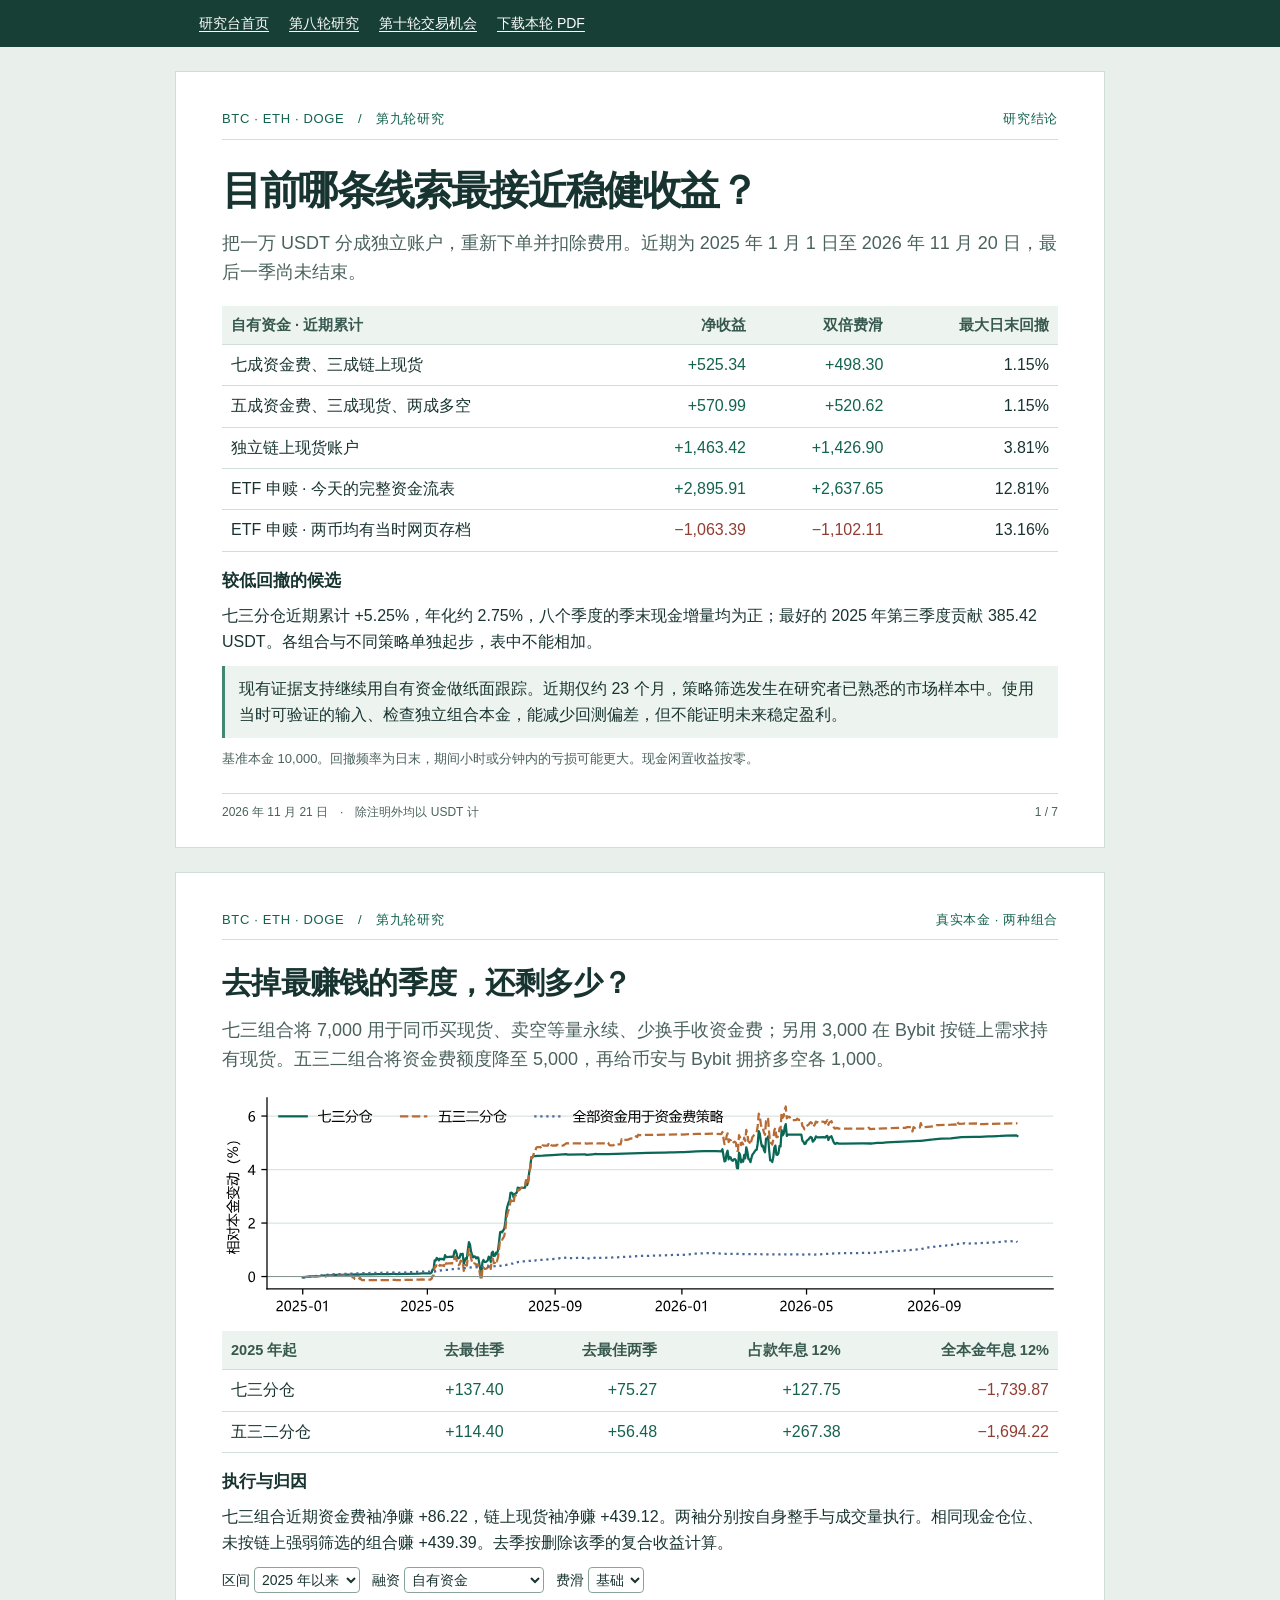
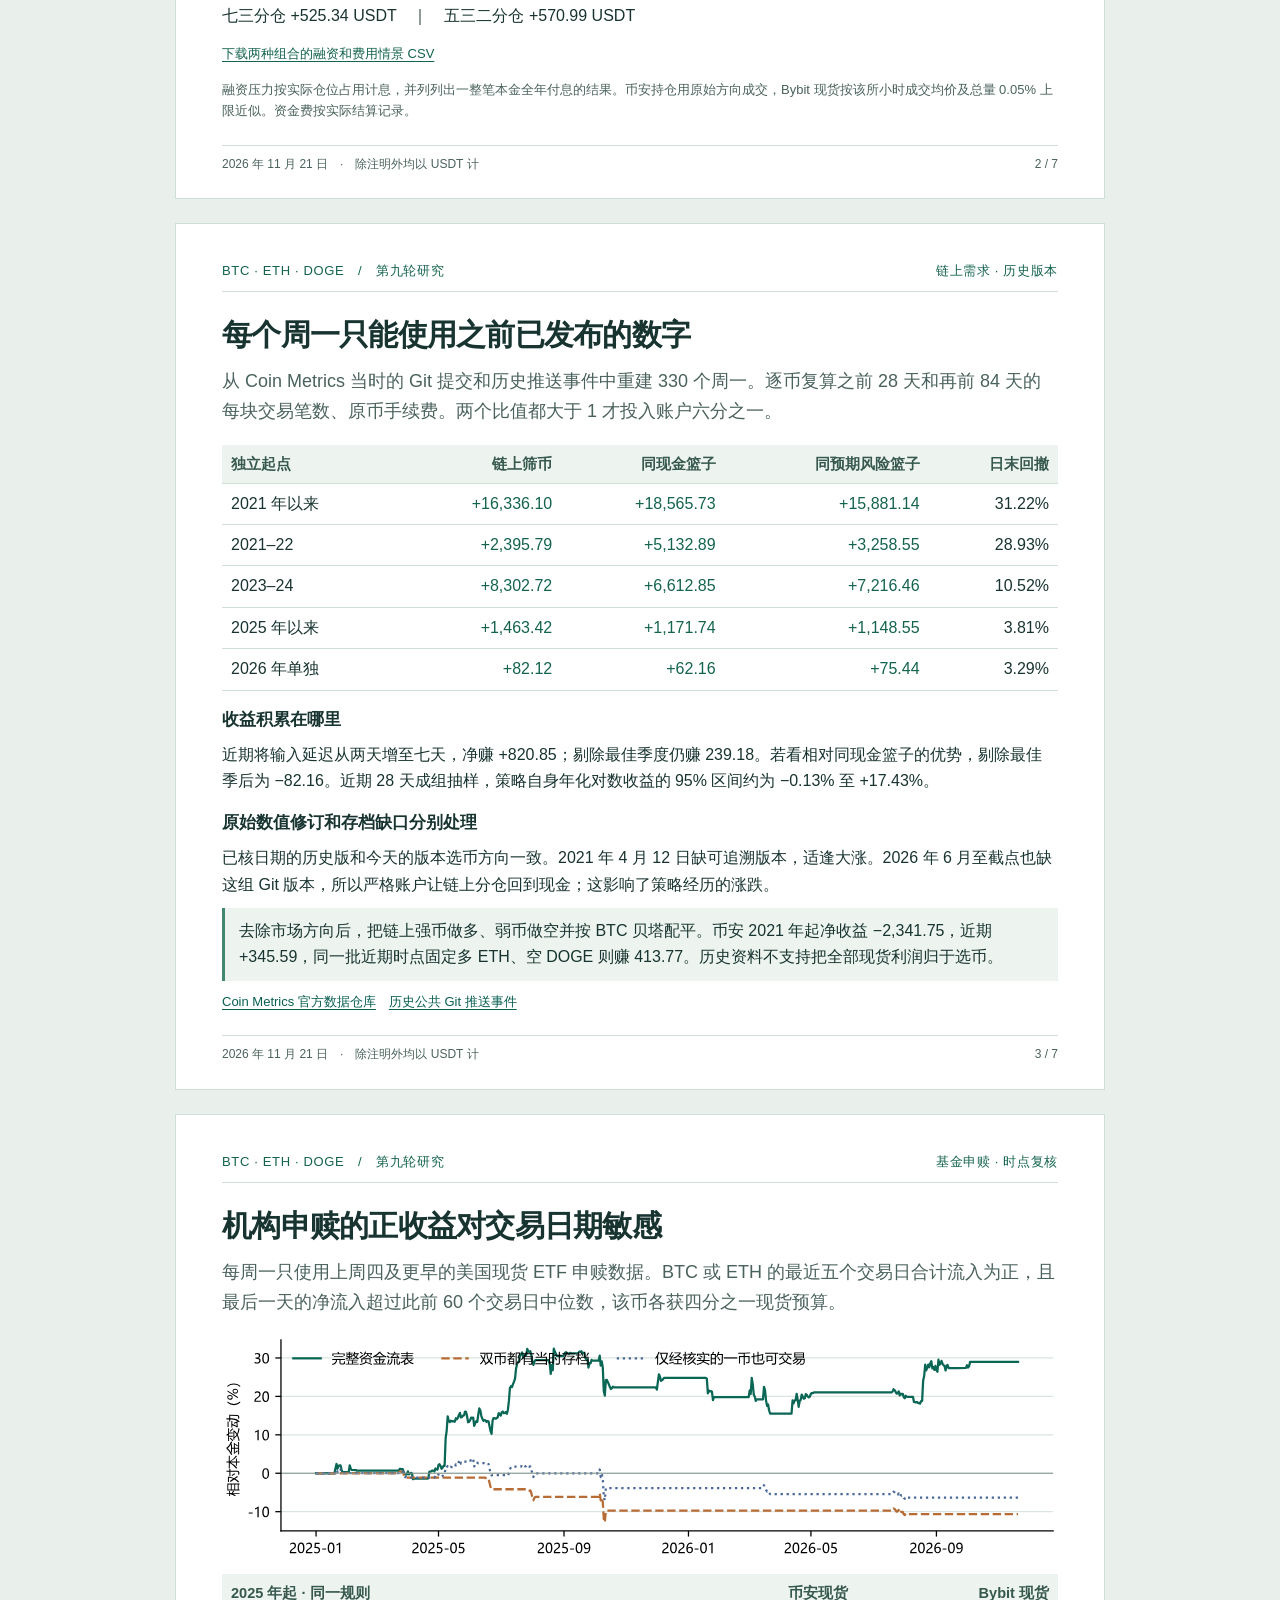
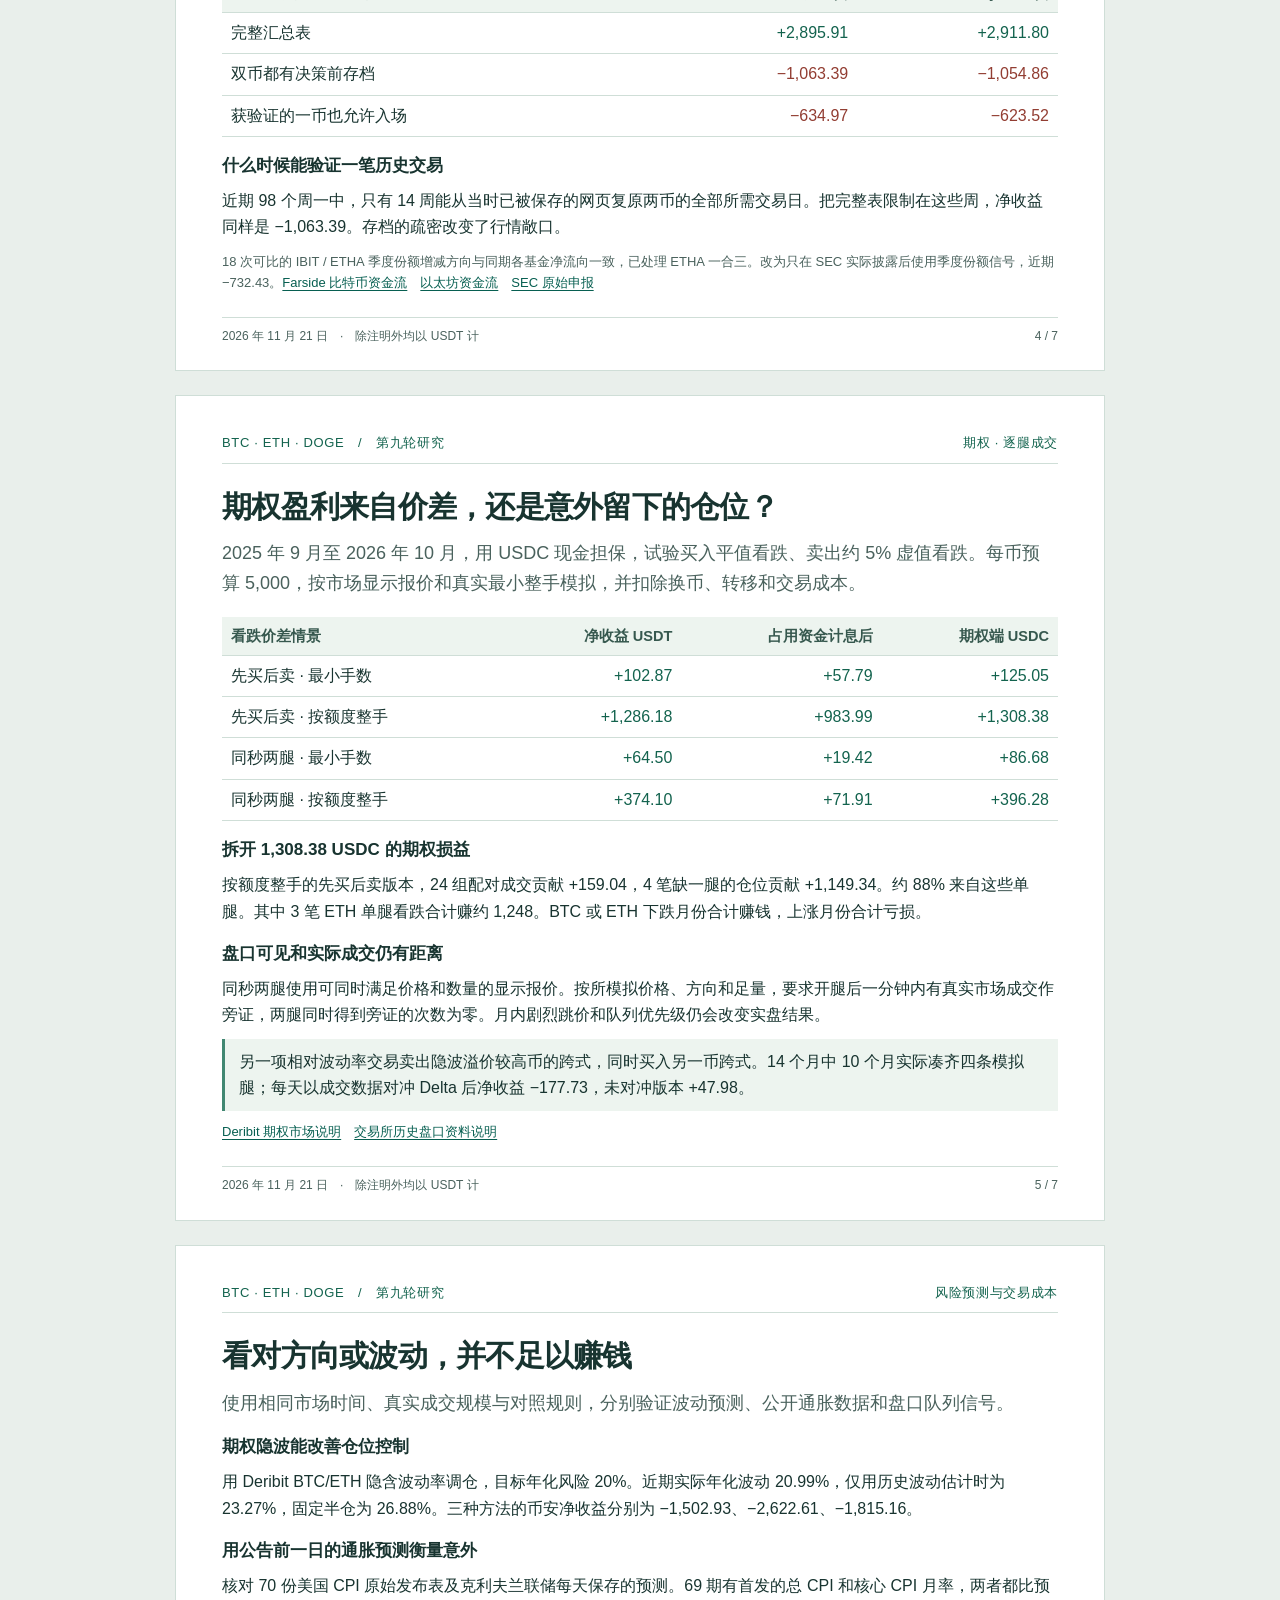
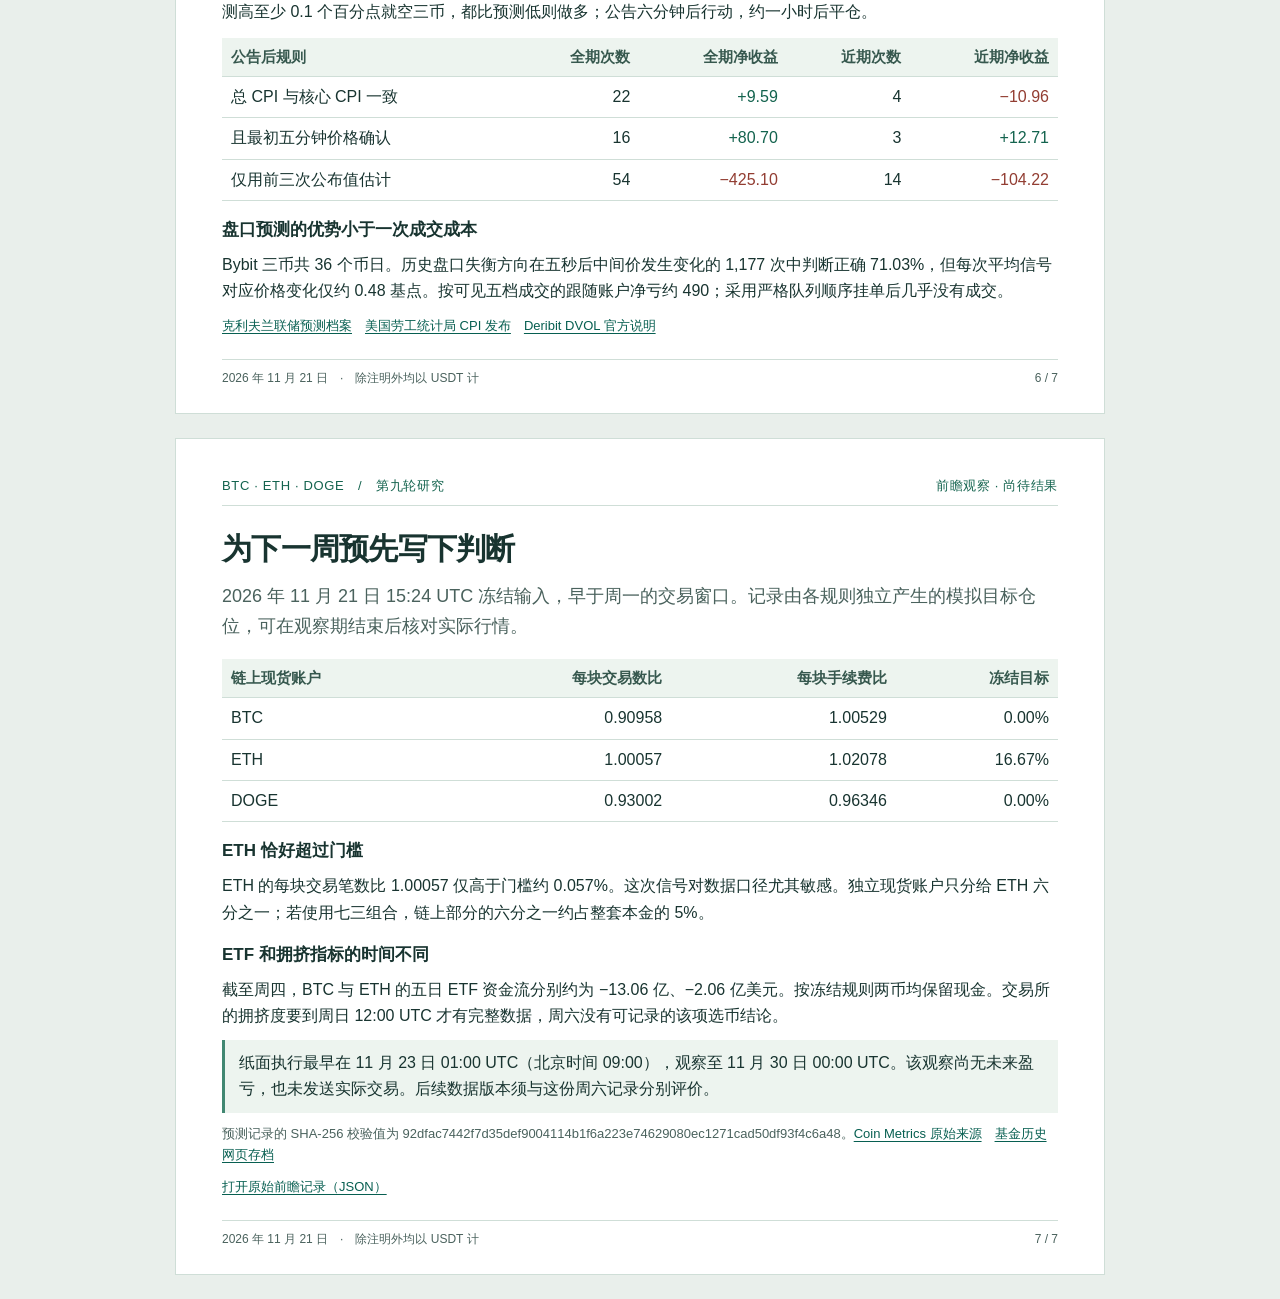
<file: robustness9.html>
<!doctype html><html lang="zh-CN"><head><meta charset="utf-8"><meta name="viewport" content="width=device-width,initial-scale=1"><meta name="theme-color" content="#173f35"><title>第九轮收益与风险复核</title><link rel="manifest" href="./manifest.webmanifest"><link rel="apple-touch-icon" href="./icons/app-192.png"><style>:root{color-scheme:light;--ink:#183430;--muted:#4a625d;--line:#cfded7;--green:#13634e;--red:#923d32;--paper:white}
*{box-sizing:border-box}body{margin:0;background:#e9efeb;color:var(--ink);font:16px/1.65 "Microsoft YaHei","PingFang SC",sans-serif}a{color:#075f51;text-underline-offset:3px}nav{background:#173f35;color:white}nav>div{max-width:930px;margin:auto;padding:12px 24px;display:flex;gap:20px;flex-wrap:wrap}nav a{font-size:14px;color:white}.sheet{max-width:930px;margin:24px auto;padding:36px 46px 24px;background:var(--paper);border:1px solid var(--line)}header{display:flex;align-items:center;justify-content:space-between;border-bottom:1px solid var(--line);padding-bottom:9px;color:var(--green);font-size:13px;letter-spacing:.05em}h1,h2,h3{margin:0;line-height:1.35}h1{font-size:40px;letter-spacing:-.045em}h2{font-size:30px;letter-spacing:-.025em}h3{font-size:17px;margin:18px 0 5px}.title{margin:23px 0 12px}.lead{color:var(--muted);font-size:18px;margin:0 0 18px}p{margin:10px 0}table{width:100%;border-collapse:collapse;font-variant-numeric:tabular-nums;margin:12px 0}th,td{text-align:right;padding:7px 9px;border-bottom:1px solid var(--line)}th{background:#edf4ef;font-size:.91em;color:#36584e}td:first-child,th:first-child{text-align:left}.neg{color:var(--red)}.pos{color:var(--green)}.note{border-left:3px solid #418772;background:#edf4ef;padding:10px 14px}.caption{font-size:13px;color:var(--muted)}.metrics{display:grid;grid-template-columns:repeat(3,1fr);gap:10px;margin:19px 0}.metric{border-top:3px solid #729c87;padding:12px 4px}.metric strong,.metric small{display:block}.metric strong{font-size:30px;line-height:1.25}.metric small{margin-top:6px;color:var(--muted)}footer{border-top:1px solid var(--line);padding-top:9px;margin-top:23px;color:var(--muted);display:flex;justify-content:space-between;gap:12px;font-size:12px}label{font-size:14px}select{font:inherit;background:white;border:1px solid #8aa49a;color:var(--ink);border-radius:4px;padding:3px}.filters{display:flex;gap:12px;flex-wrap:wrap;margin:10px 0}.chart{width:100%;height:auto;display:block}.chartwrap{padding:5px 0}button{cursor:pointer}ul{padding-left:22px}li+li{margin-top:5px}
@media(max-width:650px){.sheet{margin:10px 0;padding:22px 15px 16px;border-left:0;border-right:0}nav>div{padding:10px 15px;gap:15px}h1{font-size:32px}h2{font-size:25px}.lead{font-size:16px}.metrics{gap:5px}.metric strong{font-size:21px}.metric small{font-size:12px}table{font-size:13px}th,td{padding:7px 3px}header{font-size:11px}footer{font-size:11px}.chartwrap{margin:0 -4px}.caption{overflow-wrap:anywhere}}
@page{size:A4;margin:0}
@media print{body{background:white;font-size:11pt;line-height:1.6;-webkit-print-color-adjust:exact;print-color-adjust:exact}.screen{display:none!important}.sheet{height:297mm;width:210mm;max-width:none;margin:0;padding:16mm 16mm 12mm;border:0;display:flex;flex-direction:column;break-after:page}.sheet:last-of-type{break-after:auto}header{font-size:9pt}footer{margin-top:auto;font-size:8pt}.title{margin:8mm 0 4mm}h1{font-size:31pt}h2{font-size:24pt}h3{font-size:13pt;margin-top:5mm}.lead{font-size:13pt;margin-bottom:5mm}.caption{font-size:9pt}th,td{padding:2mm 2.8mm}nav{display:none}a{color:var(--green)}.note{padding:3mm 4mm}.metric strong{font-size:24pt}.metrics{margin:5mm 0}}
.printonly{display:none}@media print{.printonly{display:block}}
.download{padding:4px 0;color:var(--green);font:inherit;font-size:13px;background:none;border:0;text-decoration:underline;text-underline-offset:3px}
@media print{#p2 th,#p2 td{padding:1.1mm 2.8mm}#p2 h3{margin-top:3.5mm}#p2 table{margin:2mm 0}#p2 p{margin:2mm 0}}

.plot{margin:12px 0}.plot svg{display:block;width:100%;height:auto}.filters{align-items:center}.sheet{overflow-wrap:break-word}@media print{.plot{margin:2mm 0}.plot svg{height:46mm}th,td{padding:1.55mm 2.3mm}.lead{margin-bottom:4mm}.note{margin-bottom:1mm}}</style></head><body><nav><div><a href="./">研究台首页</a><a href="./opportunities8.html">第八轮研究</a><a href="./opportunities10.html">第十轮交易机会</a><a href="./robustness9.pdf">下载本轮 PDF</a></div></nav><section class="sheet" id="p1"><header><span>BTC · ETH · DOGE　/　第九轮研究</span><span>研究结论</span></header><main><h1 class="title">目前哪条线索最接近稳健收益？</h1><p class="lead">把一万 USDT 分成独立账户，重新下单并扣除费用。近期为 2025 年 1 月 1 日至 2026 年 11 月 20 日，最后一季尚未结束。</p><table><thead><tr><th>自有资金 · 近期累计</th><th>净收益</th><th>双倍费滑</th><th>最大日末回撤</th></tr></thead><tbody><tr><td>七成资金费、三成链上现货</td><td><span class="pos">+525.34</span></td><td><span class="pos">+498.30</span></td><td>1.15%</td></tr><tr><td>五成资金费、三成现货、两成多空</td><td><span class="pos">+570.99</span></td><td><span class="pos">+520.62</span></td><td>1.15%</td></tr><tr><td>独立链上现货账户</td><td><span class="pos">+1,463.42</span></td><td><span class="pos">+1,426.90</span></td><td>3.81%</td></tr><tr><td>ETF 申赎 · 今天的完整资金流表</td><td><span class="pos">+2,895.91</span></td><td><span class="pos">+2,637.65</span></td><td>12.81%</td></tr><tr><td>ETF 申赎 · 两币均有当时网页存档</td><td><span class="neg">−1,063.39</span></td><td><span class="neg">−1,102.11</span></td><td>13.16%</td></tr></tbody></table><h3>较低回撤的候选</h3><p>七三分仓近期累计 +5.25%，年化约 2.75%，八个季度的季末现金增量均为正；最好的 2025 年第三季度贡献 385.42 USDT。各组合与不同策略单独起步，表中不能相加。</p><p class="note">现有证据支持继续用自有资金做纸面跟踪。近期仅约 23 个月，策略筛选发生在研究者已熟悉的市场样本中。使用当时可验证的输入、检查独立组合本金，能减少回测偏差，但不能证明未来稳定盈利。</p><p class="caption">基准本金 10,000。回撤频率为日末，期间小时或分钟内的亏损可能更大。现金闲置收益按零。</p></main><footer><span>2026 年 11 月 21 日　·　除注明外均以 USDT 计</span><span>1 / 7</span></footer></section><section class="sheet" id="p2"><header><span>BTC · ETH · DOGE　/　第九轮研究</span><span>真实本金 · 两种组合</span></header><main><h2 class="title">去掉最赚钱的季度，还剩多少？</h2><p class="lead">七三组合将 7,000 用于同币买现货、卖空等量永续、少换手收资金费；另用 3,000 在 Bybit 按链上需求持有现货。五三二组合将资金费额度降至 5,000，再给币安与 Bybit 拥挤多空各 1,000。</p><figure class="plot"><svg role="img" aria-label="2025年以来两个组合与资金费账户的逐日净值" xmlns:xlink="http://www.w3.org/1999/xlink" width="518.4pt" height="140.4pt" viewBox="0 0 518.4 140.4" xmlns="http://www.w3.org/2000/svg" version="1.1">
 <metadata>
  <rdf:RDF xmlns:dc="http://purl.org/dc/elements/1.1/" xmlns:cc="http://creativecommons.org/ns#" xmlns:rdf="http://www.w3.org/1999/02/22-rdf-syntax-ns#">
   <cc:Work>
    <dc:type rdf:resource="http://purl.org/dc/dcmitype/StillImage"/>
    <dc:format>image/svg+xml</dc:format>
    <dc:creator>
     <cc:Agent>
      <dc:title>Matplotlib v3.10.7, https://matplotlib.org/</dc:title>
     </cc:Agent>
    </dc:creator>
   </cc:Work>
  </rdf:RDF>
 </metadata>
 <defs>
  <style type="text/css">*{stroke-linejoin: round; stroke-linecap: butt}</style>
 </defs>
 <g id="figure_1">
  <g id="patch_1">
   <path d="M 0 140.4 
L 518.4 140.4 
L 518.4 0 
L 0 0 
z
" style="fill: #ffffff"/>
  </g>
  <g id="axes_1">
   <g id="patch_2">
    <path d="M 27.892428 121.492026 
L 515.39976 121.492026 
L 515.39976 3.00024 
L 27.892428 3.00024 
z
" style="fill: #ffffff"/>
   </g>
   <g id="matplotlib.axis_1">
    <g id="xtick_1">
     <g id="line2d_1">
      <defs>
       <path id="m5f32cf5975" d="M 0 0 
L 0 3.5 
" style="stroke: #000000; stroke-width: 0.8"/>
      </defs>
      <g>
       <use xlink:href="#m5f32cf5975" x="50.051852" y="121.492026" style="stroke: #000000; stroke-width: 0.8"/>
      </g>
     </g>
     <g id="text_1">
      <!-- 2025-01 -->
      <g transform="translate(33.259703 135.286713) scale(0.085 -0.085)">
       <defs>
        <path id="MicrosoftYaHei-32" d="M 2666 3572 
Q 2666 3963 2419 4186 
Q 2172 4409 1747 4409 
Q 1447 4409 1140 4256 
Q 834 4103 569 3819 
L 569 4413 
Q 806 4659 1107 4790 
Q 1409 4922 1816 4922 
Q 2472 4922 2872 4570 
Q 3272 4219 3272 3619 
Q 3272 3084 3026 2693 
Q 2781 2303 2188 1894 
Q 1581 1475 1376 1294 
Q 1172 1113 1090 947 
Q 1009 781 1009 544 
L 3416 544 
L 3416 0 
L 372 0 
L 372 241 
Q 372 659 486 951 
Q 600 1244 862 1520 
Q 1125 1797 1681 2184 
Q 2250 2584 2458 2886 
Q 2666 3188 2666 3572 
z
" transform="scale(0.015625)"/>
        <path id="MicrosoftYaHei-30" d="M 284 2325 
Q 284 3606 709 4264 
Q 1134 4922 1941 4922 
Q 3478 4922 3478 2441 
Q 3478 1216 3045 567 
Q 2613 -81 1831 -81 
Q 1094 -81 689 534 
Q 284 1150 284 2325 
z
M 909 2353 
Q 909 425 1888 425 
Q 2850 425 2850 2384 
Q 2850 4413 1906 4413 
Q 909 4413 909 2353 
z
" transform="scale(0.015625)"/>
        <path id="MicrosoftYaHei-35" d="M 3294 1494 
Q 3294 784 2823 350 
Q 2353 -84 1559 -84 
Q 878 -84 544 119 
L 544 744 
Q 1034 425 1544 425 
Q 2050 425 2361 704 
Q 2672 984 2672 1447 
Q 2672 1909 2348 2167 
Q 2025 2425 1434 2425 
Q 978 2425 613 2384 
L 791 4841 
L 3053 4841 
L 3053 4303 
L 1306 4303 
L 1206 2931 
L 1647 2950 
Q 2416 2950 2855 2567 
Q 3294 2184 3294 1494 
z
" transform="scale(0.015625)"/>
        <path id="MicrosoftYaHei-2d" d="M 2328 1681 
L 488 1681 
L 488 2153 
L 2328 2153 
L 2328 1681 
z
" transform="scale(0.015625)"/>
        <path id="MicrosoftYaHei-31" d="M 1781 0 
L 1781 4141 
Q 1638 3997 1295 3819 
Q 953 3641 663 3569 
L 663 4169 
Q 1047 4275 1484 4508 
Q 1922 4741 2156 4947 
L 2388 4947 
L 2388 0 
L 1781 0 
z
" transform="scale(0.015625)"/>
       </defs>
       <use xlink:href="#MicrosoftYaHei-32"/>
       <use xlink:href="#MicrosoftYaHei-30" transform="translate(58.642578 0)"/>
       <use xlink:href="#MicrosoftYaHei-32" transform="translate(117.285156 0)"/>
       <use xlink:href="#MicrosoftYaHei-35" transform="translate(175.927734 0)"/>
       <use xlink:href="#MicrosoftYaHei-2d" transform="translate(234.570312 0)"/>
       <use xlink:href="#MicrosoftYaHei-30" transform="translate(277.832031 0)"/>
       <use xlink:href="#MicrosoftYaHei-31" transform="translate(336.474609 0)"/>
      </g>
     </g>
    </g>
    <g id="xtick_2">
     <g id="line2d_2">
      <g>
       <use xlink:href="#m5f32cf5975" x="127.352169" y="121.492026" style="stroke: #000000; stroke-width: 0.8"/>
      </g>
     </g>
     <g id="text_2">
      <!-- 2025-05 -->
      <g transform="translate(110.56002 135.286713) scale(0.085 -0.085)">
       <use xlink:href="#MicrosoftYaHei-32"/>
       <use xlink:href="#MicrosoftYaHei-30" transform="translate(58.642578 0)"/>
       <use xlink:href="#MicrosoftYaHei-32" transform="translate(117.285156 0)"/>
       <use xlink:href="#MicrosoftYaHei-35" transform="translate(175.927734 0)"/>
       <use xlink:href="#MicrosoftYaHei-2d" transform="translate(234.570312 0)"/>
       <use xlink:href="#MicrosoftYaHei-30" transform="translate(277.832031 0)"/>
       <use xlink:href="#MicrosoftYaHei-35" transform="translate(336.474609 0)"/>
      </g>
     </g>
    </g>
    <g id="xtick_3">
     <g id="line2d_3">
      <g>
       <use xlink:href="#m5f32cf5975" x="206.584994" y="121.492026" style="stroke: #000000; stroke-width: 0.8"/>
      </g>
     </g>
     <g id="text_3">
      <!-- 2025-09 -->
      <g transform="translate(189.792845 135.286713) scale(0.085 -0.085)">
       <defs>
        <path id="MicrosoftYaHei-39" d="M 578 656 
Q 978 425 1441 425 
Q 2091 425 2448 937 
Q 2806 1450 2806 2394 
Q 2800 2388 2794 2394 
Q 2475 1788 1722 1788 
Q 1113 1788 713 2206 
Q 313 2625 313 3294 
Q 313 4006 750 4464 
Q 1188 4922 1884 4922 
Q 2606 4922 3012 4355 
Q 3419 3788 3419 2703 
Q 3419 1363 2894 641 
Q 2369 -81 1441 -81 
Q 931 -81 578 84 
L 578 656 
z
M 931 3372 
Q 931 2884 1181 2598 
Q 1431 2313 1872 2313 
Q 2253 2313 2512 2573 
Q 2772 2834 2772 3206 
Q 2772 3728 2514 4070 
Q 2256 4413 1834 4413 
Q 1444 4413 1187 4116 
Q 931 3819 931 3372 
z
" transform="scale(0.015625)"/>
       </defs>
       <use xlink:href="#MicrosoftYaHei-32"/>
       <use xlink:href="#MicrosoftYaHei-30" transform="translate(58.642578 0)"/>
       <use xlink:href="#MicrosoftYaHei-32" transform="translate(117.285156 0)"/>
       <use xlink:href="#MicrosoftYaHei-35" transform="translate(175.927734 0)"/>
       <use xlink:href="#MicrosoftYaHei-2d" transform="translate(234.570312 0)"/>
       <use xlink:href="#MicrosoftYaHei-30" transform="translate(277.832031 0)"/>
       <use xlink:href="#MicrosoftYaHei-39" transform="translate(336.474609 0)"/>
      </g>
     </g>
    </g>
    <g id="xtick_4">
     <g id="line2d_4">
      <g>
       <use xlink:href="#m5f32cf5975" x="285.173649" y="121.492026" style="stroke: #000000; stroke-width: 0.8"/>
      </g>
     </g>
     <g id="text_4">
      <!-- 2026-01 -->
      <g transform="translate(268.381501 135.286713) scale(0.085 -0.085)">
       <defs>
        <path id="MicrosoftYaHei-36" d="M 3181 4219 
Q 2803 4413 2391 4413 
Q 1763 4413 1381 3866 
Q 1000 3319 994 2372 
L 1009 2372 
Q 1353 3038 2106 3038 
Q 2734 3038 3109 2628 
Q 3484 2219 3484 1541 
Q 3484 831 3051 375 
Q 2619 -81 1947 -81 
Q 1209 -81 789 495 
Q 369 1072 369 2131 
Q 369 3413 920 4167 
Q 1472 4922 2372 4922 
Q 2888 4922 3181 4781 
L 3181 4219 
z
M 1031 1584 
Q 1031 1106 1286 765 
Q 1541 425 1963 425 
Q 2363 425 2613 719 
Q 2863 1013 2863 1475 
Q 2863 1975 2627 2253 
Q 2391 2531 1956 2531 
Q 1544 2531 1287 2250 
Q 1031 1969 1031 1584 
z
" transform="scale(0.015625)"/>
       </defs>
       <use xlink:href="#MicrosoftYaHei-32"/>
       <use xlink:href="#MicrosoftYaHei-30" transform="translate(58.642578 0)"/>
       <use xlink:href="#MicrosoftYaHei-32" transform="translate(117.285156 0)"/>
       <use xlink:href="#MicrosoftYaHei-36" transform="translate(175.927734 0)"/>
       <use xlink:href="#MicrosoftYaHei-2d" transform="translate(234.570312 0)"/>
       <use xlink:href="#MicrosoftYaHei-30" transform="translate(277.832031 0)"/>
       <use xlink:href="#MicrosoftYaHei-31" transform="translate(336.474609 0)"/>
      </g>
     </g>
    </g>
    <g id="xtick_5">
     <g id="line2d_5">
      <g>
       <use xlink:href="#m5f32cf5975" x="362.473966" y="121.492026" style="stroke: #000000; stroke-width: 0.8"/>
      </g>
     </g>
     <g id="text_5">
      <!-- 2026-05 -->
      <g transform="translate(345.681818 135.286713) scale(0.085 -0.085)">
       <use xlink:href="#MicrosoftYaHei-32"/>
       <use xlink:href="#MicrosoftYaHei-30" transform="translate(58.642578 0)"/>
       <use xlink:href="#MicrosoftYaHei-32" transform="translate(117.285156 0)"/>
       <use xlink:href="#MicrosoftYaHei-36" transform="translate(175.927734 0)"/>
       <use xlink:href="#MicrosoftYaHei-2d" transform="translate(234.570312 0)"/>
       <use xlink:href="#MicrosoftYaHei-30" transform="translate(277.832031 0)"/>
       <use xlink:href="#MicrosoftYaHei-35" transform="translate(336.474609 0)"/>
      </g>
     </g>
    </g>
    <g id="xtick_6">
     <g id="line2d_6">
      <g>
       <use xlink:href="#m5f32cf5975" x="441.706791" y="121.492026" style="stroke: #000000; stroke-width: 0.8"/>
      </g>
     </g>
     <g id="text_6">
      <!-- 2026-09 -->
      <g transform="translate(424.914643 135.286713) scale(0.085 -0.085)">
       <use xlink:href="#MicrosoftYaHei-32"/>
       <use xlink:href="#MicrosoftYaHei-30" transform="translate(58.642578 0)"/>
       <use xlink:href="#MicrosoftYaHei-32" transform="translate(117.285156 0)"/>
       <use xlink:href="#MicrosoftYaHei-36" transform="translate(175.927734 0)"/>
       <use xlink:href="#MicrosoftYaHei-2d" transform="translate(234.570312 0)"/>
       <use xlink:href="#MicrosoftYaHei-30" transform="translate(277.832031 0)"/>
       <use xlink:href="#MicrosoftYaHei-39" transform="translate(336.474609 0)"/>
      </g>
     </g>
    </g>
   </g>
   <g id="matplotlib.axis_2">
    <g id="ytick_1">
     <g id="line2d_7">
      <path d="M 27.892428 113.825842 
L 515.39976 113.825842 
" clip-path="url(#p14969d5583)" style="fill: none; stroke: #dae5df; stroke-width: 0.8; stroke-linecap: square"/>
     </g>
     <g id="line2d_8">
      <defs>
       <path id="mdd0dbb1493" d="M 0 0 
L -3.5 0 
" style="stroke: #000000; stroke-width: 0.8"/>
      </defs>
      <g>
       <use xlink:href="#mdd0dbb1493" x="27.892428" y="113.825842" style="stroke: #000000; stroke-width: 0.8"/>
      </g>
     </g>
     <g id="text_7">
      <!-- 0 -->
      <g transform="translate(15.907974 117.223185) scale(0.085 -0.085)">
       <use xlink:href="#MicrosoftYaHei-30"/>
      </g>
     </g>
    </g>
    <g id="ytick_2">
     <g id="line2d_9">
      <path d="M 27.892428 80.648682 
L 515.39976 80.648682 
" clip-path="url(#p14969d5583)" style="fill: none; stroke: #dae5df; stroke-width: 0.8; stroke-linecap: square"/>
     </g>
     <g id="line2d_10">
      <g>
       <use xlink:href="#mdd0dbb1493" x="27.892428" y="80.648682" style="stroke: #000000; stroke-width: 0.8"/>
      </g>
     </g>
     <g id="text_8">
      <!-- 2 -->
      <g transform="translate(15.907974 84.046026) scale(0.085 -0.085)">
       <use xlink:href="#MicrosoftYaHei-32"/>
      </g>
     </g>
    </g>
    <g id="ytick_3">
     <g id="line2d_11">
      <path d="M 27.892428 47.471523 
L 515.39976 47.471523 
" clip-path="url(#p14969d5583)" style="fill: none; stroke: #dae5df; stroke-width: 0.8; stroke-linecap: square"/>
     </g>
     <g id="line2d_12">
      <g>
       <use xlink:href="#mdd0dbb1493" x="27.892428" y="47.471523" style="stroke: #000000; stroke-width: 0.8"/>
      </g>
     </g>
     <g id="text_9">
      <!-- 4 -->
      <g transform="translate(15.907974 50.868867) scale(0.085 -0.085)">
       <defs>
        <path id="MicrosoftYaHei-34" d="M 2906 4841 
L 2906 1644 
L 3631 1644 
L 3631 1138 
L 2906 1138 
L 2906 0 
L 2313 0 
L 2313 1138 
L 53 1138 
L 53 1616 
Q 656 2294 1265 3178 
Q 1875 4063 2272 4841 
L 2906 4841 
z
M 741 1644 
L 2313 1644 
L 2313 3950 
Q 1988 3366 1616 2817 
Q 1244 2269 741 1644 
z
" transform="scale(0.015625)"/>
       </defs>
       <use xlink:href="#MicrosoftYaHei-34"/>
      </g>
     </g>
    </g>
    <g id="ytick_4">
     <g id="line2d_13">
      <path d="M 27.892428 14.294364 
L 515.39976 14.294364 
" clip-path="url(#p14969d5583)" style="fill: none; stroke: #dae5df; stroke-width: 0.8; stroke-linecap: square"/>
     </g>
     <g id="line2d_14">
      <g>
       <use xlink:href="#mdd0dbb1493" x="27.892428" y="14.294364" style="stroke: #000000; stroke-width: 0.8"/>
      </g>
     </g>
     <g id="text_10">
      <!-- 6 -->
      <g transform="translate(15.907974 17.691708) scale(0.085 -0.085)">
       <use xlink:href="#MicrosoftYaHei-36"/>
      </g>
     </g>
    </g>
    <g id="text_11">
     <!-- 相对本金变动（%） -->
     <g transform="translate(9.794928 100.027305) rotate(-90) scale(0.085 -0.085)">
      <defs>
       <path id="MicrosoftYaHei-76f8" d="M 2738 4891 
L 6025 4891 
L 6025 -822 
L 5550 -822 
L 5550 -397 
L 3213 -397 
L 3213 -822 
L 2738 -822 
L 2738 4891 
z
M 94 1409 
Q 784 2372 1128 3622 
L 169 3622 
L 169 4041 
L 1138 4041 
L 1138 5284 
L 1594 5284 
L 1594 4041 
L 2506 4041 
L 2506 3622 
L 1594 3622 
L 1594 2534 
L 1844 2791 
Q 2275 2372 2638 1984 
L 2300 1653 
Q 1956 2059 1594 2444 
L 1594 -809 
L 1138 -809 
L 1138 2444 
Q 800 1516 319 866 
Q 225 1134 94 1409 
z
M 3213 28 
L 5550 28 
L 5550 1241 
L 3213 1241 
L 3213 28 
z
M 5550 4466 
L 3213 4466 
L 3213 3266 
L 5550 3266 
L 5550 4466 
z
M 3213 1653 
L 5550 1653 
L 5550 2853 
L 3213 2853 
L 3213 1653 
z
" transform="scale(0.015625)"/>
       <path id="MicrosoftYaHei-5bf9" d="M 694 3691 
Q 1234 2909 1741 2166 
Q 2113 3081 2213 4147 
L 250 4147 
L 250 4622 
L 2725 4622 
L 2725 4166 
Q 2553 2809 2059 1700 
Q 2569 953 3044 247 
L 2594 -53 
Q 2203 563 1803 1181 
Q 1247 163 388 -622 
Q 263 -428 81 -166 
Q 975 638 1500 1647 
Q 919 2538 319 3434 
L 694 3691 
z
M 2975 3941 
L 5056 3941 
L 5056 5278 
L 5563 5278 
L 5563 3941 
L 6325 3941 
L 6325 3466 
L 5563 3466 
L 5563 191 
Q 5563 -716 4669 -716 
Q 4388 -716 3744 -709 
Q 3713 -478 3644 -147 
Q 4263 -197 4588 -197 
Q 5056 -197 5056 278 
L 5056 3466 
L 2975 3466 
L 2975 3941 
z
M 3088 2684 
L 3494 2928 
Q 4000 2184 4388 1484 
L 3919 1216 
Q 3550 1922 3088 2684 
z
" transform="scale(0.015625)"/>
       <path id="MicrosoftYaHei-672c" d="M 6281 803 
Q 6119 641 5856 366 
Q 4344 1531 3444 3353 
L 3444 878 
L 4875 878 
L 4875 441 
L 3444 441 
L 3444 -841 
L 2956 -841 
L 2956 441 
L 1475 441 
L 1475 878 
L 2956 878 
L 2956 3353 
Q 2159 1766 513 291 
Q 269 522 100 666 
Q 1878 2125 2759 3753 
L 238 3753 
L 238 4216 
L 2956 4216 
L 2956 5341 
L 3444 5341 
L 3444 4216 
L 6163 4216 
L 6163 3753 
L 3622 3753 
Q 4616 1884 6281 803 
z
" transform="scale(0.015625)"/>
       <path id="MicrosoftYaHei-91d1" d="M 300 -141 
L 2950 -141 
L 2950 1384 
L 713 1384 
L 713 1841 
L 2950 1841 
L 2950 2716 
L 1325 2716 
L 1325 3153 
Q 881 2872 363 2591 
Q 231 2828 50 3059 
Q 2131 4034 2994 5297 
L 3675 5297 
L 3531 5122 
Q 4525 3853 6344 3147 
Q 6175 2909 6013 2647 
Q 5525 2853 5069 3141 
L 5069 2716 
L 3450 2716 
L 3450 1841 
L 5675 1841 
L 5675 1384 
L 3450 1384 
L 3450 -141 
L 6113 -141 
L 6113 -603 
L 300 -603 
L 300 -141 
z
M 3206 4766 
Q 2563 3953 1350 3172 
L 5019 3172 
Q 4044 3791 3206 4766 
z
M 4094 284 
Q 4600 809 4950 1309 
L 5388 1028 
Q 4950 484 4469 -16 
L 4094 284 
z
M 1000 1003 
L 1369 1297 
Q 1825 834 2263 334 
L 1838 -3 
Q 1463 491 1000 1003 
z
" transform="scale(0.015625)"/>
       <path id="MicrosoftYaHei-53d8" d="M 838 1634 
L 838 2066 
L 5088 2066 
L 5088 1634 
Q 4494 853 3659 309 
Q 4675 -178 6313 -297 
Q 6088 -609 5950 -822 
Q 4275 -594 3178 34 
Q 2122 -509 425 -866 
Q 269 -622 106 -403 
Q 1741 -122 2728 328 
Q 2047 838 1553 1634 
L 838 1634 
z
M 231 4534 
L 3081 4534 
Q 2888 4884 2725 5141 
L 3175 5359 
Q 3481 4884 3600 4659 
L 3359 4534 
L 6200 4534 
L 6200 4091 
L 4181 4091 
L 4181 2353 
L 3700 2353 
L 3700 4091 
L 2694 4091 
L 2694 2341 
L 2213 2341 
L 2213 4091 
L 231 4091 
L 231 4534 
z
M 4475 1634 
L 2116 1634 
Q 2575 953 3197 572 
Q 3947 1016 4475 1634 
z
M 4556 3434 
L 4900 3728 
Q 5700 3009 6213 2459 
L 5825 2116 
Q 5219 2797 4556 3434 
z
M 1381 3741 
L 1756 3422 
Q 1119 2691 500 2097 
Q 344 2272 138 2447 
Q 794 3009 1381 3741 
z
" transform="scale(0.015625)"/>
       <path id="MicrosoftYaHei-52a8" d="M 2975 4022 
L 3906 4022 
Q 3916 4650 3913 5309 
L 4425 5309 
Q 4422 4656 4409 4022 
L 6094 4022 
Q 6050 1659 5969 216 
Q 5900 -666 5150 -678 
Q 4763 -678 4306 -659 
Q 4263 -397 4206 -109 
Q 4638 -166 4994 -172 
Q 5456 -172 5475 347 
Q 5569 1897 5588 3547 
L 4400 3547 
Q 4394 3278 4388 3016 
Q 4356 553 2900 -872 
Q 2725 -659 2525 -447 
Q 3831 716 3888 3028 
Q 3894 3284 3900 3547 
L 2975 3547 
L 2975 4022 
z
M 2338 1866 
Q 2731 1016 3063 178 
Q 2788 59 2594 -28 
Q 2550 91 2506 209 
Q 1316 97 338 -16 
L 119 491 
Q 394 647 563 997 
Q 869 1613 1200 2559 
L 144 2559 
L 144 3022 
L 3163 3022 
L 3163 2559 
L 1725 2559 
Q 1191 1228 800 491 
Q 1519 544 2347 631 
Q 2138 1163 1906 1672 
L 2338 1866 
z
M 406 4778 
L 2913 4778 
L 2913 4316 
L 406 4316 
L 406 4778 
z
" transform="scale(0.015625)"/>
       <path id="MicrosoftYaHei-ff08" d="M 5288 -1100 
Q 4172 119 4172 1850 
Q 4172 3603 5288 4838 
L 5825 4838 
Q 4716 3572 4716 1856 
Q 4716 166 5819 -1100 
L 5288 -1100 
z
" transform="scale(0.015625)"/>
       <path id="MicrosoftYaHei-25" d="M 272 3619 
Q 272 4213 589 4563 
Q 906 4913 1444 4913 
Q 1959 4913 2248 4591 
Q 2538 4269 2538 3694 
Q 2538 3122 2219 2765 
Q 1900 2409 1372 2409 
Q 872 2409 572 2740 
Q 272 3072 272 3619 
z
M 753 3650 
Q 753 3247 928 3028 
Q 1103 2809 1406 2809 
Q 1719 2809 1889 3036 
Q 2059 3263 2059 3675 
Q 2059 4078 1892 4298 
Q 1725 4519 1422 4519 
Q 1113 4519 933 4289 
Q 753 4059 753 3650 
z
M 4647 4841 
L 1538 -31 
L 1016 -31 
L 4125 4841 
L 4647 4841 
z
M 3172 1134 
Q 3172 1728 3489 2083 
Q 3806 2438 4341 2438 
Q 4853 2438 5143 2114 
Q 5434 1791 5434 1203 
Q 5434 634 5112 279 
Q 4791 -75 4272 -75 
Q 3769 -75 3470 261 
Q 3172 597 3172 1134 
z
M 3650 1163 
Q 3650 769 3825 548 
Q 4000 328 4303 328 
Q 4616 328 4786 556 
Q 4956 784 4956 1194 
Q 4956 1600 4786 1815 
Q 4616 2031 4319 2031 
Q 4000 2031 3825 1801 
Q 3650 1572 3650 1163 
z
" transform="scale(0.015625)"/>
       <path id="MicrosoftYaHei-ff09" d="M 1113 -1100 
L 575 -1100 
Q 1684 163 1684 1888 
Q 1684 3581 581 4838 
L 1113 4838 
Q 2222 3628 2222 1888 
Q 2222 128 1113 -1100 
z
" transform="scale(0.015625)"/>
      </defs>
      <use xlink:href="#MicrosoftYaHei-76f8"/>
      <use xlink:href="#MicrosoftYaHei-5bf9" transform="translate(100 0)"/>
      <use xlink:href="#MicrosoftYaHei-672c" transform="translate(200 0)"/>
      <use xlink:href="#MicrosoftYaHei-91d1" transform="translate(300 0)"/>
      <use xlink:href="#MicrosoftYaHei-53d8" transform="translate(400 0)"/>
      <use xlink:href="#MicrosoftYaHei-52a8" transform="translate(500 0)"/>
      <use xlink:href="#MicrosoftYaHei-ff08" transform="translate(600 0)"/>
      <use xlink:href="#MicrosoftYaHei-25" transform="translate(700 0)"/>
      <use xlink:href="#MicrosoftYaHei-ff09" transform="translate(788.964844 0)"/>
     </g>
    </g>
   </g>
   <g id="line2d_15">
    <path d="M 50.051852 114.284002 
L 54.561037 113.80976 
L 55.849375 113.762049 
L 57.781883 113.71801 
L 61.00273 113.475346 
L 64.867746 113.077094 
L 67.444423 113.005661 
L 70.66527 112.808371 
L 73.241947 112.841435 
L 78.395301 112.627142 
L 80.327809 112.629628 
L 82.904486 112.490037 
L 84.836994 112.564706 
L 86.125333 112.510678 
L 88.057841 112.438768 
L 91.278687 112.416408 
L 97.076211 112.354852 
L 103.517904 112.268664 
L 106.738751 112.204617 
L 107.38292 112.2148 
L 108.027089 112.38562 
L 122.198814 111.97621 
L 124.131322 111.845534 
L 128.640507 111.888313 
L 129.284677 111.846926 
L 129.928846 111.396019 
L 130.573015 109.5561 
L 131.217185 109.368803 
L 131.861354 103.87462 
L 132.505523 103.991639 
L 133.149692 102.297217 
L 133.793862 102.815358 
L 134.438031 103.800388 
L 135.0822 102.705174 
L 135.72637 103.069764 
L 136.370539 102.881415 
L 137.658878 103.327873 
L 138.303047 100.557111 
L 138.947216 101.771007 
L 142.812232 101.464307 
L 143.456401 101.57843 
L 144.100571 98.292282 
L 144.74474 97.552784 
L 145.388909 99.184996 
L 146.033079 102.438836 
L 146.677248 102.52068 
L 147.321417 102.111365 
L 147.965587 99.804171 
L 148.609756 100.251844 
L 149.253925 99.724145 
L 149.898094 106.112187 
L 150.542264 104.066092 
L 151.186433 102.417717 
L 151.830602 102.867351 
L 152.474772 97.127005 
L 153.118941 92.48704 
L 153.76311 93.911053 
L 154.40728 98.207861 
L 155.051449 100.329783 
L 155.695618 101.92497 
L 156.339788 101.319808 
L 156.983957 101.425807 
L 157.628126 102.522443 
L 158.272295 101.973888 
L 158.916465 102.095223 
L 160.204803 109.524772 
L 160.848973 111.733923 
L 161.493142 104.963541 
L 162.137311 103.583102 
L 162.781481 104.656298 
L 163.42565 104.746878 
L 164.069819 104.44359 
L 164.713989 103.965409 
L 165.358158 101.55016 
L 166.002327 101.975975 
L 166.646497 104.71557 
L 167.290666 99.14369 
L 167.934835 98.371745 
L 168.579004 101.125679 
L 169.223174 100.838923 
L 169.867343 99.014112 
L 170.511512 99.892601 
L 171.155682 97.441127 
L 171.799851 92.396476 
L 172.44402 86.361335 
L 173.08819 86.01048 
L 173.732359 86.377353 
L 175.020698 84.107452 
L 175.664867 80.481785 
L 176.309036 73.564648 
L 176.953205 70.390026 
L 177.597375 68.208578 
L 178.241544 66.770418 
L 178.885713 61.897891 
L 179.529883 61.828909 
L 180.174052 62.244411 
L 180.818221 64.805921 
L 181.462391 62.798119 
L 182.750729 61.834607 
L 183.394899 58.617303 
L 184.039068 59.016022 
L 187.904084 58.725365 
L 188.548253 54.269023 
L 189.192422 57.077414 
L 189.836592 55.195364 
L 190.480761 49.179132 
L 191.12493 46.584635 
L 191.7691 39.932836 
L 192.413269 40.082661 
L 193.057438 38.814958 
L 193.701607 39.067288 
L 194.345777 39.081359 
L 195.634115 38.942251 
L 198.854962 38.833653 
L 201.431639 38.66562 
L 204.652486 38.500814 
L 213.670856 37.964225 
L 214.315025 38.209943 
L 224.621734 38.054983 
L 225.265904 38.040648 
L 225.910073 38.40075 
L 227.842581 38.227708 
L 229.775089 38.062644 
L 231.063427 37.972771 
L 231.707597 37.741978 
L 232.351766 37.958624 
L 239.437628 37.973907 
L 263.916062 37.152017 
L 272.934432 36.930388 
L 274.222771 36.90672 
L 278.087787 36.805223 
L 280.020295 36.750755 
L 284.52948 36.613534 
L 285.173649 36.7342 
L 286.461988 36.618452 
L 291.615342 36.325051 
L 294.19202 36.152671 
L 298.701205 36.032418 
L 306.431236 36.058346 
L 309.652083 36.192833 
L 310.296252 34.909882 
L 311.584591 42.425776 
L 312.22876 42.077058 
L 312.872929 37.58076 
L 313.517099 35.784151 
L 314.161268 41.132499 
L 314.805437 39.700365 
L 315.449607 40.017662 
L 316.093776 41.751206 
L 316.737945 42.078789 
L 317.382115 41.141066 
L 318.026284 40.984673 
L 318.670453 41.672246 
L 319.314623 46.561737 
L 319.958792 46.75402 
L 320.602961 36.986613 
L 321.24713 38.350746 
L 321.8913 43.045039 
L 322.535469 41.455433 
L 323.179638 42.583529 
L 323.823808 38.406097 
L 324.467977 40.559056 
L 325.112146 33.688655 
L 325.756316 36.263828 
L 326.400485 40.788756 
L 327.044654 41.23311 
L 327.688824 42.86055 
L 328.332993 40.181376 
L 328.977162 38.065053 
L 329.621331 37.349035 
L 330.90967 35.430717 
L 331.553839 35.210451 
L 332.198009 31.286982 
L 332.842178 23.631188 
L 333.486347 25.176378 
L 334.130517 30.148386 
L 334.774686 33.021001 
L 335.418855 32.683267 
L 336.063025 35.376303 
L 336.707194 36.753346 
L 337.351363 28.270434 
L 337.995533 28.55545 
L 338.639702 26.856415 
L 339.283871 35.363988 
L 339.92804 41.833046 
L 340.57221 41.821728 
L 341.216379 42.773151 
L 341.860548 39.739481 
L 342.504718 33.922554 
L 343.148887 32.620978 
L 343.793056 38.277405 
L 344.437226 38.341265 
L 345.081395 37.29675 
L 345.725564 32.734883 
L 346.369734 33.10848 
L 347.013903 22.9569 
L 347.658072 26.293858 
L 348.302241 25.264677 
L 348.946411 21.16334 
L 349.59058 19.26399 
L 350.234749 26.664705 
L 350.878919 25.817862 
L 352.811427 25.783164 
L 359.25312 25.839538 
L 359.897289 29.614994 
L 360.541458 30.196375 
L 361.185628 31.641467 
L 361.829797 31.481397 
L 362.473966 29.927458 
L 363.118136 29.096055 
L 363.762305 28.812486 
L 364.406474 27.820147 
L 365.050643 27.247561 
L 365.694813 27.672579 
L 366.338982 30.19704 
L 366.983151 29.552099 
L 367.627321 28.71643 
L 368.27149 26.844074 
L 368.915659 27.461455 
L 373.424844 27.441388 
L 374.069014 27.618813 
L 374.713183 26.712534 
L 375.357352 26.606357 
L 376.001522 29.146286 
L 376.645691 27.640403 
L 377.93403 26.840268 
L 379.222368 30.364092 
L 379.866538 31.355068 
L 380.510707 31.492865 
L 381.154876 30.950653 
L 382.443215 31.402408 
L 385.019892 31.345539 
L 396.61494 31.272127 
L 397.903278 31.289271 
L 402.412463 31.315623 
L 403.056633 31.335042 
L 403.700802 31.167527 
L 404.989141 31.081864 
L 406.277479 30.991812 
L 409.498326 30.868775 
L 410.786664 30.751205 
L 412.075003 30.683377 
L 428.823405 29.910783 
L 432.688421 29.724091 
L 433.33259 29.728677 
L 434.620929 29.537277 
L 439.774283 28.856775 
L 441.062622 28.793805 
L 446.215976 28.349749 
L 452.0135 28.126269 
L 458.455193 27.411547 
L 466.829394 27.22353 
L 470.050241 27.200428 
L 475.203595 26.951642 
L 477.136103 26.880266 
L 481.001119 26.674913 
L 482.289458 26.617353 
L 483.577796 26.513775 
L 486.154473 26.369914 
L 492.596166 26.247893 
L 493.240336 26.679574 
L 493.240336 26.679574 
" clip-path="url(#p14969d5583)" style="fill: none; stroke: #0a6755; stroke-width: 1.4; stroke-linecap: square"/>
   </g>
   <g id="line2d_16">
    <path d="M 50.051852 114.155747 
L 55.205206 113.774404 
L 59.070222 113.678894 
L 62.291069 113.471403 
L 62.935238 113.057207 
L 63.579407 112.779456 
L 64.223576 113.802255 
L 64.867746 113.377075 
L 68.088592 113.287704 
L 71.309439 113.206118 
L 80.327809 113.058689 
L 80.971979 114.350511 
L 81.616148 114.198909 
L 82.260317 115.234192 
L 82.904486 115.429019 
L 84.836994 115.485835 
L 85.481164 114.449202 
L 86.125333 115.442538 
L 86.769502 116.008721 
L 88.057841 116.085588 
L 94.499534 116.066126 
L 101.585396 115.986789 
L 107.38292 115.925204 
L 108.027089 116.048989 
L 122.198814 115.746113 
L 124.131322 115.652793 
L 128.640507 115.684576 
L 129.284677 115.655285 
L 129.928846 115.199829 
L 130.573015 113.356964 
L 131.217185 113.17433 
L 131.861354 107.685931 
L 132.505523 107.842602 
L 133.149692 106.175488 
L 133.793862 106.716538 
L 134.438031 107.722931 
L 135.0822 106.633157 
L 135.72637 107.035694 
L 136.370539 106.841166 
L 137.658878 107.304252 
L 138.303047 104.554124 
L 138.947216 105.773951 
L 142.812232 105.549778 
L 143.456401 105.666532 
L 144.100571 102.40372 
L 144.74474 101.677779 
L 145.388909 103.318409 
L 146.033079 106.591939 
L 146.677248 106.680244 
L 147.321417 106.280922 
L 147.965587 103.985869 
L 148.609756 104.443534 
L 149.253925 103.925769 
L 149.898094 110.321781 
L 150.542264 108.271448 
L 151.186433 106.636232 
L 151.830602 107.100725 
L 152.474772 101.363437 
L 153.118941 96.746453 
L 153.76311 98.192208 
L 154.40728 102.496982 
L 155.051449 104.620595 
L 155.695618 106.2217 
L 156.339788 105.62914 
L 156.983957 105.7371 
L 157.628126 106.844101 
L 158.272295 106.313117 
L 158.916465 106.435338 
L 160.204803 113.870471 
L 160.848973 116.092996 
L 161.493142 109.324043 
L 162.137311 107.945673 
L 162.781481 109.028488 
L 163.42565 109.117816 
L 164.069819 108.824241 
L 164.713989 108.350172 
L 165.358158 105.941409 
L 166.002327 106.383156 
L 166.646497 109.11464 
L 167.290666 103.541475 
L 167.934835 102.788212 
L 168.579004 105.554336 
L 169.223174 105.268561 
L 169.867343 103.447042 
L 170.511512 104.342402 
L 171.155682 101.901893 
L 171.799851 96.857991 
L 172.44402 90.831282 
L 173.08819 90.508227 
L 173.732359 90.908941 
L 174.376528 89.895922 
L 175.020698 88.673964 
L 175.664867 85.045296 
L 176.309036 78.160612 
L 176.953205 75.010539 
L 177.597375 72.864804 
L 178.241544 71.460233 
L 178.885713 66.604846 
L 179.529883 66.576325 
L 180.174052 67.926645 
L 180.818221 68.582334 
L 181.462391 63.720512 
L 182.10656 63.562218 
L 182.750729 63.071854 
L 183.394899 59.871149 
L 184.039068 60.315903 
L 184.683237 59.883666 
L 185.327406 58.973058 
L 185.971576 58.658859 
L 187.904084 58.484921 
L 188.548253 54.027947 
L 189.192422 56.84623 
L 189.836592 54.971064 
L 190.480761 48.985216 
L 191.12493 46.389304 
L 191.7691 39.774163 
L 192.413269 39.956077 
L 193.057438 38.716972 
L 193.701607 35.707221 
L 194.345777 35.54284 
L 194.989946 33.800581 
L 195.634115 33.546961 
L 197.566623 33.505888 
L 198.210793 34.553153 
L 198.854962 32.485425 
L 199.499131 32.663479 
L 200.78747 32.647956 
L 202.075808 32.57815 
L 202.719978 30.698837 
L 204.008316 32.357315 
L 204.652486 32.582872 
L 206.584994 32.497104 
L 207.229163 32.627369 
L 207.873332 32.054044 
L 208.517502 32.728246 
L 211.094179 32.639791 
L 211.738348 32.451246 
L 212.382517 32.058781 
L 213.026687 31.449389 
L 213.670856 31.119832 
L 214.315025 31.287893 
L 225.265904 31.161891 
L 225.910073 31.454145 
L 228.48675 31.288112 
L 231.063427 31.185461 
L 231.707597 31.020082 
L 232.351766 31.180161 
L 238.14929 31.1874 
L 238.793459 30.543818 
L 239.437628 30.856846 
L 240.081798 32.114918 
L 240.725967 32.543164 
L 242.658475 32.451572 
L 243.302644 32.03425 
L 243.946813 31.361648 
L 244.590983 31.789324 
L 245.235152 31.909479 
L 247.16766 31.865741 
L 247.811829 28.671547 
L 248.455999 29.563651 
L 249.100168 29.161129 
L 251.032676 29.001319 
L 251.676845 28.97726 
L 252.321015 28.792855 
L 252.965184 28.360594 
L 253.609353 28.286401 
L 254.253522 28.066382 
L 256.18603 27.989537 
L 256.8302 26.741381 
L 257.474369 27.314069 
L 258.118538 25.889386 
L 258.762708 26.066946 
L 274.222771 25.860768 
L 283.241141 25.704222 
L 284.52948 25.687168 
L 285.173649 25.798603 
L 287.750326 25.639387 
L 294.836189 25.343742 
L 300.633713 25.278204 
L 303.854559 25.217477 
L 309.652083 25.43849 
L 310.296252 24.157224 
L 311.584591 31.644712 
L 312.22876 31.309178 
L 312.872929 26.796261 
L 313.517099 25.02014 
L 314.161268 30.38838 
L 314.805437 28.936877 
L 315.449607 29.253946 
L 316.093776 30.982539 
L 316.737945 31.30801 
L 317.382115 30.367765 
L 318.026284 30.195268 
L 318.670453 30.895294 
L 319.314623 35.776161 
L 319.958792 35.97192 
L 320.602961 26.196084 
L 321.24713 27.576537 
L 321.8913 32.263426 
L 322.535469 30.655346 
L 323.179638 31.799906 
L 323.823808 27.605938 
L 324.467977 29.759422 
L 325.112146 22.863934 
L 325.756316 25.451798 
L 326.400485 29.979704 
L 327.044654 30.428094 
L 327.688824 32.043559 
L 328.332993 29.348559 
L 328.977162 27.236668 
L 329.621331 26.51263 
L 330.90967 24.592567 
L 331.553839 24.37829 
L 332.198009 20.442034 
L 332.842178 12.802709 
L 333.486347 14.347042 
L 334.130517 19.329755 
L 334.774686 22.198699 
L 335.418855 21.852214 
L 336.063025 24.543886 
L 336.707194 25.919694 
L 337.351363 17.43566 
L 337.995533 17.716434 
L 338.639702 16.025376 
L 339.283871 24.535265 
L 339.92804 31.003645 
L 340.57221 30.986195 
L 341.216379 31.939799 
L 341.860548 28.90347 
L 342.504718 23.082818 
L 343.148887 21.719034 
L 343.793056 27.36503 
L 344.437226 27.431877 
L 345.081395 26.392547 
L 345.725564 21.836342 
L 346.369734 22.219479 
L 347.013903 12.037474 
L 347.658072 15.409216 
L 348.302241 14.38941 
L 348.946411 10.295221 
L 349.59058 8.38623 
L 350.234749 15.779096 
L 350.878919 14.924029 
L 351.523088 14.734014 
L 352.167257 15.197957 
L 352.811427 16.788245 
L 354.743935 16.885958 
L 355.388104 16.890543 
L 356.032273 16.723075 
L 356.676442 15.94925 
L 357.320612 16.514946 
L 357.964781 16.743685 
L 359.25312 16.722831 
L 359.897289 20.483498 
L 360.541458 21.068038 
L 361.185628 22.519095 
L 361.829797 22.351028 
L 362.473966 20.796491 
L 363.118136 19.95328 
L 363.762305 19.681047 
L 364.406474 18.68904 
L 365.050643 18.118132 
L 365.694813 18.534194 
L 366.338982 21.038268 
L 366.983151 20.385429 
L 367.627321 19.564489 
L 368.27149 17.698214 
L 368.915659 18.334688 
L 369.559829 18.017171 
L 370.203998 18.317309 
L 370.848167 17.786593 
L 373.424844 17.851449 
L 374.069014 18.765403 
L 375.357352 16.879664 
L 376.001522 19.719915 
L 376.645691 18.218873 
L 377.93403 17.449792 
L 379.222368 20.992996 
L 379.866538 21.992841 
L 380.510707 22.152883 
L 381.154876 21.618084 
L 382.443215 22.090546 
L 386.9524 22.07459 
L 390.817416 22.068314 
L 392.749924 22.048988 
L 400.479955 22.021536 
L 401.124125 21.525773 
L 401.768294 22.459836 
L 403.700802 22.256762 
L 404.989141 22.190825 
L 406.921648 22.116692 
L 410.786664 21.937758 
L 412.719172 21.868778 
L 423.025881 21.565908 
L 423.670051 21.711156 
L 424.31422 21.337969 
L 424.958389 21.20378 
L 427.535066 21.14566 
L 428.179236 23.828425 
L 428.823405 21.121473 
L 429.467574 21.611047 
L 430.111744 21.757496 
L 432.688421 21.535379 
L 433.33259 18.667807 
L 433.976759 20.852337 
L 434.620929 21.33317 
L 441.706791 20.637338 
L 442.99513 19.902852 
L 444.283468 19.92637 
L 450.725161 19.696593 
L 452.0135 19.658872 
L 453.301839 19.590777 
L 454.590177 19.422012 
L 455.234347 19.639293 
L 455.878516 17.706929 
L 456.522685 18.787514 
L 457.166855 19.074707 
L 459.743532 18.943853 
L 460.387701 18.883582 
L 461.03187 19.016468 
L 468.761902 18.903824 
L 469.406071 18.632217 
L 470.050241 19.326396 
L 471.982749 19.255495 
L 490.663659 18.811014 
L 492.596166 18.776843 
L 493.240336 19.107128 
L 493.240336 19.107128 
" clip-path="url(#p14969d5583)" style="fill: none; stroke-dasharray: 5.18,2.24; stroke-dashoffset: 0; stroke: #b76b35; stroke-width: 1.4"/>
   </g>
   <g id="line2d_17">
    <path d="M 50.051852 114.513423 
L 53.916868 113.83821 
L 61.00273 113.275278 
L 62.291069 113.088135 
L 62.935238 113.027329 
L 63.579407 112.836655 
L 70.66527 112.254228 
L 73.241947 112.288359 
L 75.818624 112.15384 
L 89.34618 111.634849 
L 90.634518 111.646078 
L 93.211195 111.55916 
L 94.499534 111.590307 
L 98.36455 111.482757 
L 104.806243 111.323941 
L 107.38292 111.290975 
L 108.027089 111.533909 
L 122.198814 110.909996 
L 124.131322 110.726388 
L 127.352169 110.791057 
L 129.284677 110.739486 
L 131.861354 110.747039 
L 133.149692 110.421542 
L 134.438031 110.17232 
L 135.0822 110.161691 
L 135.72637 109.950322 
L 136.370539 109.979237 
L 138.303047 109.763592 
L 140.235555 109.640942 
L 142.168063 109.236178 
L 143.456401 109.253117 
L 144.74474 109.063251 
L 153.118941 108.36992 
L 154.40728 108.197002 
L 156.983957 108.069826 
L 161.493142 107.791482 
L 165.358158 107.624866 
L 166.002327 107.545096 
L 167.290666 107.590201 
L 169.223174 107.416678 
L 172.44402 107.227601 
L 175.020698 106.701966 
L 175.664867 106.721157 
L 179.529883 105.771926 
L 180.174052 105.824704 
L 180.818221 105.411503 
L 181.462391 105.24337 
L 182.10656 105.226105 
L 184.039068 104.725763 
L 186.615745 104.438641 
L 187.259914 104.439761 
L 187.904084 104.260767 
L 189.192422 104.214781 
L 191.12493 104.04814 
L 193.057438 103.549769 
L 193.701607 103.844424 
L 194.345777 103.875888 
L 194.989946 103.673165 
L 200.143301 103.387031 
L 202.075808 103.117762 
L 203.364147 103.075906 
L 207.873332 102.678204 
L 209.161671 102.54468 
L 209.80584 102.329813 
L 210.450009 102.453078 
L 213.670856 102.120967 
L 214.315025 102.45575 
L 220.112549 102.307338 
L 223.977565 102.19433 
L 225.265904 102.155801 
L 225.910073 102.762769 
L 227.198411 102.57862 
L 229.775089 102.307649 
L 231.063427 102.186177 
L 231.707597 101.828818 
L 232.351766 102.138481 
L 236.216782 102.227667 
L 239.437628 102.14817 
L 242.014306 101.99952 
L 243.302644 101.852554 
L 245.235152 101.862957 
L 246.523491 101.75287 
L 249.100168 101.659618 
L 251.032676 101.49568 
L 253.609353 101.412892 
L 256.8302 101.182423 
L 259.406877 101.073236 
L 261.339385 101.048388 
L 263.916062 101.00463 
L 271.646094 100.748856 
L 284.52948 100.273556 
L 285.173649 100.496304 
L 286.461988 100.332558 
L 288.394496 100.126218 
L 289.682834 100.020149 
L 291.615342 99.885648 
L 293.54785 99.653841 
L 301.277882 99.334391 
L 303.21039 99.236131 
L 305.787067 99.379372 
L 310.296252 99.62038 
L 310.940422 99.651196 
L 311.584591 99.800627 
L 312.22876 99.736771 
L 312.872929 99.806265 
L 314.161268 99.586207 
L 315.449607 99.703 
L 318.026284 99.827868 
L 318.670453 99.75981 
L 319.958792 99.816494 
L 345.725564 100.144417 
L 346.369734 100.096265 
L 347.013903 100.21839 
L 348.302241 100.044163 
L 350.234749 100.067782 
L 350.878919 100.103054 
L 352.167257 100.053445 
L 355.388104 100.120599 
L 356.676442 100.131348 
L 359.25312 100.110637 
L 360.541458 100.155779 
L 361.829797 100.164146 
L 365.050643 100.111253 
L 367.627321 100.182921 
L 384.375723 99.2514 
L 389.529077 99.302418 
L 392.749924 99.249794 
L 401.124125 99.174576 
L 401.768294 99.353118 
L 403.056633 99.363566 
L 403.700802 99.104032 
L 404.344971 99.102482 
L 406.277479 98.825664 
L 407.565818 98.7168 
L 408.854156 98.622218 
L 409.498326 98.628508 
L 410.786664 98.452531 
L 411.430834 98.470282 
L 412.719172 98.308182 
L 415.940019 98.123349 
L 417.228357 98.108241 
L 433.33259 96.863908 
L 433.976759 96.651441 
L 435.265098 96.450381 
L 436.553437 96.083007 
L 438.485945 95.67925 
L 439.130114 95.691496 
L 439.774283 95.545818 
L 440.418453 95.557175 
L 443.639299 95.019809 
L 450.725161 94.43356 
L 452.0135 94.393501 
L 453.946008 93.968731 
L 456.522685 93.551504 
L 457.811024 93.503659 
L 458.455193 93.33897 
L 460.387701 93.130346 
L 461.03187 93.399013 
L 467.473563 93.192575 
L 470.050241 93.136831 
L 473.915257 92.839536 
L 474.559426 92.879138 
L 476.491934 92.749318 
L 482.289458 92.370534 
L 483.577796 92.235352 
L 485.510304 92.016372 
L 486.798643 92.02703 
L 488.731151 91.926467 
L 491.307828 91.972402 
L 492.596166 91.872374 
L 493.240336 92.472828 
L 493.240336 92.472828 
" clip-path="url(#p14969d5583)" style="fill: none; stroke-dasharray: 1.4,2.31; stroke-dashoffset: 0; stroke: #496797; stroke-width: 1.4"/>
   </g>
   <g id="line2d_18">
    <path d="M 27.892428 113.825842 
L 515.39976 113.825842 
" clip-path="url(#p14969d5583)" style="fill: none; stroke: #84968f; stroke-width: 0.65; stroke-linecap: square"/>
   </g>
   <g id="patch_3">
    <path d="M 27.892428 121.492026 
L 27.892428 3.00024 
" style="fill: none; stroke: #000000; stroke-width: 0.8; stroke-linejoin: miter; stroke-linecap: square"/>
   </g>
   <g id="patch_4">
    <path d="M 27.892427 121.492026 
L 515.39976 121.492026 
" style="fill: none; stroke: #000000; stroke-width: 0.8; stroke-linejoin: miter; stroke-linecap: square"/>
   </g>
   <g id="legend_1">
    <g id="line2d_19">
     <path d="M 35.542428 14.469928 
L 44.042428 14.469928 
L 52.542428 14.469928 
" style="fill: none; stroke: #0a6755; stroke-width: 1.4; stroke-linecap: square"/>
    </g>
    <g id="text_12">
     <!-- 七三分仓 -->
     <g transform="translate(59.342427 17.444928) scale(0.085 -0.085)">
      <defs>
       <path id="MicrosoftYaHei-4e03" d="M 163 2909 
L 2313 3144 
L 2313 5272 
L 2875 5272 
L 2875 3206 
L 6181 3572 
L 6225 3066 
L 2875 2688 
L 2875 459 
Q 2875 -116 3506 -116 
L 4738 -116 
Q 5406 -116 5475 278 
Q 5556 716 5613 1266 
Q 5850 1159 6156 1053 
Q 6056 403 5956 9 
Q 5788 -641 4919 -641 
L 3369 -641 
Q 2313 -641 2313 334 
L 2313 2625 
L 213 2391 
L 163 2909 
z
" transform="scale(0.015625)"/>
       <path id="MicrosoftYaHei-4e09" d="M 575 4691 
L 5813 4691 
L 5813 4153 
L 575 4153 
L 575 4691 
z
M 188 166 
L 6225 166 
L 6225 -359 
L 188 -359 
L 188 166 
z
M 856 2547 
L 5531 2547 
L 5531 2016 
L 856 2016 
L 856 2547 
z
" transform="scale(0.015625)"/>
       <path id="MicrosoftYaHei-5206" d="M 900 2559 
L 5056 2559 
Q 5025 1497 4963 484 
Q 4888 -684 3856 -678 
Q 3350 -684 2788 -647 
Q 2750 -384 2700 -116 
Q 3181 -184 3775 -191 
Q 4400 -203 4463 541 
Q 4513 1216 4538 2097 
L 2616 2097 
Q 2541 1053 2181 416 
Q 1706 -422 588 -878 
Q 425 -666 231 -459 
Q 1269 -72 1725 666 
Q 2053 1225 2103 2097 
L 900 2097 
L 900 2559 
z
M 3488 5159 
L 3938 5353 
Q 4625 3678 6350 2847 
Q 6069 2553 5944 2372 
Q 4225 3366 3488 5159 
z
M 50 2766 
Q 1338 3678 2250 5253 
L 2694 5009 
Q 1744 3347 413 2341 
Q 281 2534 50 2766 
z
" transform="scale(0.015625)"/>
       <path id="MicrosoftYaHei-4ed3" d="M 3681 5278 
L 3538 5097 
Q 4569 3766 6313 3059 
Q 6163 2859 5981 2559 
Q 4281 3384 3206 4734 
Q 2269 3534 381 2484 
Q 250 2734 63 2978 
Q 2081 3941 2988 5278 
L 3681 5278 
z
M 1306 2991 
L 4931 2991 
Q 4894 2134 4850 1653 
Q 4806 1097 4588 891 
Q 4363 678 3813 684 
Q 3456 684 3063 697 
Q 3025 934 2963 1222 
Q 3488 1166 3756 1166 
Q 4088 1166 4213 1272 
Q 4331 1372 4363 1684 
Q 4400 2047 4419 2528 
L 1800 2528 
L 1800 341 
Q 1800 -209 2375 -209 
L 4538 -209 
Q 5219 -209 5300 241 
Q 5381 609 5438 1147 
Q 5663 1047 5925 966 
Q 5850 466 5744 28 
Q 5569 -684 4631 -684 
L 2231 -684 
Q 1306 -684 1306 228 
L 1306 2991 
z
" transform="scale(0.015625)"/>
      </defs>
      <use xlink:href="#MicrosoftYaHei-4e03"/>
      <use xlink:href="#MicrosoftYaHei-4e09" transform="translate(100 0)"/>
      <use xlink:href="#MicrosoftYaHei-5206" transform="translate(200 0)"/>
      <use xlink:href="#MicrosoftYaHei-4ed3" transform="translate(300 0)"/>
     </g>
    </g>
    <g id="line2d_20">
     <path d="M 110.342427 14.469928 
L 118.842427 14.469928 
L 127.342427 14.469928 
" style="fill: none; stroke-dasharray: 5.18,2.24; stroke-dashoffset: 0; stroke: #b76b35; stroke-width: 1.4"/>
    </g>
    <g id="text_13">
     <!-- 五三二分仓 -->
     <g transform="translate(134.142427 17.444928) scale(0.085 -0.085)">
      <defs>
       <path id="MicrosoftYaHei-4e94" d="M 125 -34 
L 1581 -34 
L 1944 2416 
L 519 2416 
L 519 2891 
L 2019 2891 
L 2244 4409 
L 350 4409 
L 350 4884 
L 6013 4884 
L 6013 4409 
L 2769 4409 
L 2544 2891 
L 5294 2891 
L 5294 -34 
L 6306 -34 
L 6306 -503 
L 125 -503 
L 125 -34 
z
M 4769 2416 
L 2475 2416 
L 2106 -34 
L 4769 -34 
L 4769 2416 
z
" transform="scale(0.015625)"/>
       <path id="MicrosoftYaHei-4e8c" d="M 650 4516 
L 5750 4516 
L 5750 3978 
L 650 3978 
L 650 4516 
z
M 188 422 
L 6194 422 
L 6194 -103 
L 188 -103 
L 188 422 
z
" transform="scale(0.015625)"/>
      </defs>
      <use xlink:href="#MicrosoftYaHei-4e94"/>
      <use xlink:href="#MicrosoftYaHei-4e09" transform="translate(100 0)"/>
      <use xlink:href="#MicrosoftYaHei-4e8c" transform="translate(200 0)"/>
      <use xlink:href="#MicrosoftYaHei-5206" transform="translate(300 0)"/>
      <use xlink:href="#MicrosoftYaHei-4ed3" transform="translate(400 0)"/>
     </g>
    </g>
    <g id="line2d_21">
     <path d="M 193.642427 14.469928 
L 202.142427 14.469928 
L 210.642427 14.469928 
" style="fill: none; stroke-dasharray: 1.4,2.31; stroke-dashoffset: 0; stroke: #496797; stroke-width: 1.4"/>
    </g>
    <g id="text_14">
     <!-- 全部资金用于资金费策略 -->
     <g transform="translate(217.442428 17.444928) scale(0.085 -0.085)">
      <defs>
       <path id="MicrosoftYaHei-5168" d="M 369 -103 
L 2950 -103 
L 2950 984 
L 925 984 
L 925 1441 
L 2950 1441 
L 2950 2403 
L 1156 2403 
L 1156 2859 
L 5269 2859 
L 5269 2403 
L 3469 2403 
L 3469 1441 
L 5500 1441 
L 5500 984 
L 3469 984 
L 3469 -103 
L 6044 -103 
L 6044 -566 
L 369 -566 
L 369 -103 
z
M 3656 5234 
L 3531 5078 
Q 4581 3703 6319 3009 
Q 6125 2734 5988 2509 
Q 4338 3322 3219 4691 
Q 2263 3453 394 2428 
Q 269 2641 81 2897 
Q 2013 3866 3000 5234 
L 3656 5234 
z
" transform="scale(0.015625)"/>
       <path id="MicrosoftYaHei-90e8" d="M 6288 1247 
Q 6288 172 5444 84 
Q 5125 47 4594 109 
Q 4563 334 4513 659 
Q 4969 584 5294 584 
Q 5844 584 5794 1341 
Q 5769 2009 4838 2709 
Q 5244 3516 5663 4503 
L 4388 4503 
L 4388 -828 
L 3913 -828 
L 3913 4966 
L 6163 4966 
L 6163 4453 
Q 5919 3822 5406 2816 
Q 6288 2128 6288 1247 
z
M 575 1753 
L 3275 1753 
L 3275 -791 
L 2813 -791 
L 2813 -328 
L 1038 -328 
L 1038 -797 
L 575 -797 
L 575 1753 
z
M 2813 1334 
L 1038 1334 
L 1038 103 
L 2813 103 
L 2813 1334 
z
M 125 2822 
L 2125 2822 
Q 2497 3466 2731 3997 
L 3194 3759 
Q 2922 3284 2616 2822 
L 3706 2822 
L 3706 2403 
L 125 2403 
L 125 2822 
z
M 263 4472 
L 1825 4472 
Q 1703 4753 1456 5159 
L 1888 5359 
Q 2169 4891 2288 4616 
L 1981 4472 
L 3594 4472 
L 3594 4053 
L 263 4053 
L 263 4472 
z
M 681 3728 
L 1063 3959 
Q 1375 3516 1631 3072 
L 1206 2828 
Q 1013 3222 681 3728 
z
" transform="scale(0.015625)"/>
       <path id="MicrosoftYaHei-8d44" d="M 1831 2716 
Q 3706 3197 3863 4341 
L 2863 4341 
Q 2638 3878 2363 3509 
Q 2163 3647 1944 3778 
Q 2531 4472 2775 5384 
L 3244 5272 
Q 3150 4997 3050 4753 
L 6013 4753 
L 6013 4359 
L 5588 3509 
Q 5375 3609 5131 3703 
L 5463 4341 
L 4350 4341 
Q 4300 4141 4238 3953 
Q 4775 3066 6256 2722 
Q 6081 2484 5944 2266 
Q 4613 2691 4044 3516 
Q 3613 2766 2150 2303 
Q 2025 2491 1831 2716 
z
M 1025 2278 
L 5369 2278 
L 5369 241 
L 4881 241 
L 4881 1841 
L 1513 1841 
L 1513 241 
L 1025 241 
L 1025 2278 
z
M 1744 3922 
Q 1856 3678 1988 3478 
Q 1244 2922 438 2272 
L 113 2697 
Q 994 3303 1744 3922 
z
M 631 5278 
Q 1169 4941 1675 4578 
L 1356 4191 
Q 906 4547 356 4934 
L 631 5278 
z
M 3444 1603 
Q 3438 928 3350 566 
Q 4775 103 6069 -397 
L 5806 -853 
Q 4625 -366 3175 153 
Q 2756 -591 506 -878 
Q 394 -641 238 -391 
Q 2306 -209 2738 384 
Q 2969 697 2956 1603 
L 3444 1603 
z
" transform="scale(0.015625)"/>
       <path id="MicrosoftYaHei-7528" d="M 3088 -734 
L 3088 1253 
L 1269 1253 
Q 1163 -47 513 -903 
Q 350 -697 144 -472 
Q 550 103 694 803 
Q 831 1478 831 2716 
L 831 4947 
L 5925 4947 
L 5925 -22 
Q 5925 -766 5219 -766 
Q 4788 -766 4250 -747 
Q 4219 -541 4156 -228 
Q 4700 -266 5038 -266 
Q 5425 -266 5425 103 
L 5425 1253 
L 3588 1253 
L 3588 -734 
L 3088 -734 
z
M 3588 1703 
L 5425 1703 
L 5425 2872 
L 3588 2872 
L 3588 1703 
z
M 5425 4484 
L 3588 4484 
L 3588 3322 
L 5425 3322 
L 5425 4484 
z
M 1303 1703 
L 3088 1703 
L 3088 2872 
L 1331 2872 
Q 1350 2266 1303 1703 
z
M 1331 4484 
L 1331 3322 
L 3088 3322 
L 3088 4484 
L 1331 4484 
z
" transform="scale(0.015625)"/>
       <path id="MicrosoftYaHei-4e8e" d="M 125 2759 
L 3031 2759 
L 3031 4372 
L 625 4372 
L 625 4866 
L 5800 4866 
L 5800 4372 
L 3556 4372 
L 3556 2759 
L 6275 2759 
L 6275 2266 
L 3556 2266 
L 3556 122 
Q 3556 -303 3400 -491 
Q 3225 -709 2744 -722 
Q 2463 -722 1688 -716 
Q 1656 -428 1588 -147 
Q 2294 -197 2569 -197 
Q 2850 -197 2944 -91 
Q 3031 -3 3031 303 
L 3031 2266 
L 125 2266 
L 125 2759 
z
" transform="scale(0.015625)"/>
       <path id="MicrosoftYaHei-8d39" d="M 525 4753 
L 2319 4753 
Q 2331 5034 2331 5278 
L 2781 5278 
Q 2781 5034 2769 4753 
L 3856 4753 
L 3856 5278 
L 4306 5278 
L 4306 4753 
L 5813 4753 
L 5813 3328 
L 5363 3328 
L 5363 3484 
L 4306 3484 
L 4306 2922 
L 6094 2922 
Q 6081 2472 6025 2153 
Q 5956 1716 5463 1716 
Q 5388 1716 5275 1716 
L 5275 191 
L 4825 191 
L 4825 1466 
L 1688 1466 
L 1688 116 
L 1238 116 
L 1238 1466 
Q 856 1297 369 1153 
Q 288 1334 100 1584 
Q 1525 1891 1981 2559 
L 606 2559 
L 806 3847 
L 2294 3847 
Q 2313 4091 2313 4391 
L 525 4391 
L 525 4753 
z
M 4744 2153 
Q 5094 2116 5325 2116 
Q 5575 2116 5613 2303 
Q 5638 2441 5644 2559 
L 4306 2559 
L 4306 1947 
L 3856 1947 
L 3856 2559 
L 2513 2559 
Q 2344 2178 1925 1866 
L 4831 1866 
Q 4800 1984 4744 2153 
z
M 3031 1116 
L 3475 1116 
Q 3475 716 3388 409 
Q 4813 -9 5975 -422 
L 5744 -872 
Q 4481 -403 3231 9 
Q 2844 -622 669 -878 
Q 550 -578 456 -428 
Q 1900 -291 2625 53 
Q 3044 259 3031 1116 
z
M 2631 2922 
L 3856 2922 
L 3856 3484 
L 2719 3484 
Q 2688 3153 2631 2922 
z
M 1113 2922 
L 2156 2922 
Q 2225 3141 2263 3484 
L 1188 3484 
L 1113 2922 
z
M 2744 3847 
L 3856 3847 
L 3856 4391 
L 2763 4391 
Q 2763 4097 2744 3847 
z
M 5363 4391 
L 4306 4391 
L 4306 3847 
L 5363 3847 
L 5363 4391 
z
" transform="scale(0.015625)"/>
       <path id="MicrosoftYaHei-7b56" d="M 6306 -128 
Q 6094 -397 5969 -591 
Q 4284 122 3438 1069 
L 3438 -841 
L 2975 -841 
L 2975 1053 
Q 1894 6 413 -666 
Q 250 -447 88 -272 
Q 1709 366 2975 1622 
L 2975 2034 
L 1269 2034 
L 1269 828 
L 813 828 
L 813 2422 
L 2975 2422 
L 2975 2928 
L 263 2928 
L 263 3322 
L 2975 3322 
L 2975 3703 
L 3438 3703 
L 3438 3322 
L 6156 3322 
L 6156 2928 
L 3438 2928 
L 3438 2422 
L 5706 2422 
L 5706 1403 
Q 5706 784 5069 784 
Q 4813 784 4513 803 
Q 4488 1047 4438 1272 
Q 4763 1222 4950 1222 
Q 5250 1222 5250 1516 
L 5250 2034 
L 3438 2034 
L 3438 1625 
Q 4619 372 6306 -128 
z
M 1294 5347 
L 1831 5347 
Q 1688 5041 1513 4759 
L 3325 4759 
L 3325 4372 
L 1244 4372 
Q 875 3878 388 3459 
Q 263 3609 75 3797 
Q 856 4428 1294 5347 
z
M 4006 5347 
L 4513 5347 
Q 4375 5031 4231 4759 
L 6225 4759 
L 6225 4372 
L 4013 4372 
Q 3778 3981 3525 3697 
Q 3388 3797 3088 3934 
Q 3663 4553 4006 5347 
z
M 4781 3416 
Q 4644 3628 4263 4072 
L 4588 4303 
Q 4919 3991 5150 3697 
L 4781 3416 
z
M 1988 3416 
Q 1750 3728 1469 4053 
L 1794 4284 
Q 2094 3997 2356 3697 
L 1988 3416 
z
" transform="scale(0.015625)"/>
       <path id="MicrosoftYaHei-7565" d="M 413 4716 
L 2600 4716 
L 2600 -222 
L 2188 -222 
L 2188 97 
L 825 97 
L 825 -347 
L 413 -347 
L 413 4716 
z
M 2638 3378 
Q 3269 4222 3719 5341 
L 4169 5197 
Q 4044 4913 3919 4653 
L 5888 4653 
L 5888 4234 
Q 5453 3375 4819 2756 
Q 5434 2328 6331 2109 
Q 6194 1853 6094 1591 
Q 5122 1919 4466 2450 
Q 3797 1925 2906 1516 
Q 2756 1772 2619 1947 
Q 3463 2269 4125 2763 
Q 3747 3159 3428 3734 
Q 3200 3353 2969 3047 
Q 2781 3266 2638 3378 
z
M 3200 1584 
L 5756 1584 
L 5756 -847 
L 5294 -847 
L 5294 -547 
L 3663 -547 
L 3663 -847 
L 3200 -847 
L 3200 1584 
z
M 5294 1147 
L 3663 1147 
L 3663 -109 
L 5294 -109 
L 5294 1147 
z
M 5363 4228 
L 3703 4228 
L 3666 4159 
Q 4013 3475 4466 3041 
Q 4963 3500 5363 4228 
z
M 825 516 
L 1300 516 
L 1300 2209 
L 825 2209 
L 825 516 
z
M 1713 516 
L 2188 516 
L 2188 2209 
L 1713 2209 
L 1713 516 
z
M 2188 4297 
L 1713 4297 
L 1713 2628 
L 2188 2628 
L 2188 4297 
z
M 825 2628 
L 1300 2628 
L 1300 4297 
L 825 4297 
L 825 2628 
z
" transform="scale(0.015625)"/>
      </defs>
      <use xlink:href="#MicrosoftYaHei-5168"/>
      <use xlink:href="#MicrosoftYaHei-90e8" transform="translate(100 0)"/>
      <use xlink:href="#MicrosoftYaHei-8d44" transform="translate(200 0)"/>
      <use xlink:href="#MicrosoftYaHei-91d1" transform="translate(300 0)"/>
      <use xlink:href="#MicrosoftYaHei-7528" transform="translate(400 0)"/>
      <use xlink:href="#MicrosoftYaHei-4e8e" transform="translate(500 0)"/>
      <use xlink:href="#MicrosoftYaHei-8d44" transform="translate(600 0)"/>
      <use xlink:href="#MicrosoftYaHei-91d1" transform="translate(700 0)"/>
      <use xlink:href="#MicrosoftYaHei-8d39" transform="translate(800 0)"/>
      <use xlink:href="#MicrosoftYaHei-7b56" transform="translate(900 0)"/>
      <use xlink:href="#MicrosoftYaHei-7565" transform="translate(1000 0)"/>
     </g>
    </g>
   </g>
  </g>
 </g>
 <defs>
  <clipPath id="p14969d5583">
   <rect x="27.892428" y="3.00024" width="487.507333" height="118.491786"/>
  </clipPath>
 </defs>
</svg>
</figure><table><thead><tr><th>2025 年起</th><th>去最佳季</th><th>去最佳两季</th><th>占款年息 12%</th><th>全本金年息 12%</th></tr></thead><tbody><tr><td>七三分仓</td><td><span class="pos">+137.40</span></td><td><span class="pos">+75.27</span></td><td><span class="pos">+127.75</span></td><td><span class="neg">−1,739.87</span></td></tr><tr><td>五三二分仓</td><td><span class="pos">+114.40</span></td><td><span class="pos">+56.48</span></td><td><span class="pos">+267.38</span></td><td><span class="neg">−1,694.22</span></td></tr></tbody></table><h3>执行与归因</h3><p>七三组合近期资金费袖净赚 +86.22，链上现货袖净赚 +439.12。两袖分别按自身整手与成交量执行。相同现金仓位、未按链上强弱筛选的组合赚 +439.39。去季按删除该季的复合收益计算。</p><div class="screen filters"><label>区间 <select id="phase"><option value="recent">2025 年以来</option><option value="middle">2023–24</option><option value="all">2023 年以来</option></select></label><label>融资 <select id="fund"><option value="net">自有资金</option><option value="loan12_net">占款年息 12%</option><option value="proxy_net">实际小时利率代理</option><option value="full_capital12_net">整笔年息 12%</option></select></label><label>费滑 <select id="stress"><option value="1">基础</option><option value="2">双倍</option></select></label></div><p class="screen" id="output" aria-live="polite"></p><button class="screen download" id="download">下载两种组合的融资和费用情景 CSV</button><p class="caption">融资压力按实际仓位占用计息，并列列出一整笔本金全年付息的结果。币安持仓用原始方向成交，Bybit 现货按该所小时成交均价及总量 0.05% 上限近似。资金费按实际结算记录。</p></main><footer><span>2026 年 11 月 21 日　·　除注明外均以 USDT 计</span><span>2 / 7</span></footer></section><section class="sheet" id="p3"><header><span>BTC · ETH · DOGE　/　第九轮研究</span><span>链上需求 · 历史版本</span></header><main><h2 class="title">每个周一只能使用之前已发布的数字</h2><p class="lead">从 Coin Metrics 当时的 Git 提交和历史推送事件中重建 330 个周一。逐币复算之前 28 天和再前 84 天的每块交易笔数、原币手续费。两个比值都大于 1 才投入账户六分之一。</p><table><thead><tr><th>独立起点</th><th>链上筛币</th><th>同现金篮子</th><th>同预期风险篮子</th><th>日末回撤</th></tr></thead><tbody><tr><td>2021 年以来</td><td><span class="pos">+16,336.10</span></td><td><span class="pos">+18,565.73</span></td><td><span class="pos">+15,881.14</span></td><td>31.22%</td></tr><tr><td>2021–22</td><td><span class="pos">+2,395.79</span></td><td><span class="pos">+5,132.89</span></td><td><span class="pos">+3,258.55</span></td><td>28.93%</td></tr><tr><td>2023–24</td><td><span class="pos">+8,302.72</span></td><td><span class="pos">+6,612.85</span></td><td><span class="pos">+7,216.46</span></td><td>10.52%</td></tr><tr><td>2025 年以来</td><td><span class="pos">+1,463.42</span></td><td><span class="pos">+1,171.74</span></td><td><span class="pos">+1,148.55</span></td><td>3.81%</td></tr><tr><td>2026 年单独</td><td><span class="pos">+82.12</span></td><td><span class="pos">+62.16</span></td><td><span class="pos">+75.44</span></td><td>3.29%</td></tr></tbody></table><h3>收益积累在哪里</h3><p>近期将输入延迟从两天增至七天，净赚 +820.85；剔除最佳季度仍赚 239.18。若看相对同现金篮子的优势，剔除最佳季后为 −82.16。近期 28 天成组抽样，策略自身年化对数收益的 95% 区间约为 −0.13% 至 +17.43%。</p><h3>原始数值修订和存档缺口分别处理</h3><p>已核日期的历史版和今天的版本选币方向一致。2021 年 4 月 12 日缺可追溯版本，适逢大涨。2026 年 6 月至截点也缺这组 Git 版本，所以严格账户让链上分仓回到现金；这影响了策略经历的涨跌。</p><p class="note">去除市场方向后，把链上强币做多、弱币做空并按 BTC 贝塔配平。币安 2021 年起净收益 −2,341.75，近期 +345.59，同一批近期时点固定多 ETH、空 DOGE 则赚 413.77。历史资料不支持把全部现货利润归于选币。</p><p class="caption"><a href="https://github.com/coinmetrics/data">Coin Metrics 官方数据仓库</a>　<a href="https://www.gharchive.org/">历史公共 Git 推送事件</a></p></main><footer><span>2026 年 11 月 21 日　·　除注明外均以 USDT 计</span><span>3 / 7</span></footer></section><section class="sheet" id="p4"><header><span>BTC · ETH · DOGE　/　第九轮研究</span><span>基金申赎 · 时点复核</span></header><main><h2 class="title">机构申赎的正收益对交易日期敏感</h2><p class="lead">每周一只使用上周四及更早的美国现货 ETF 申赎数据。BTC 或 ETH 的最近五个交易日合计流入为正，且最后一天的净流入超过此前 60 个交易日中位数，该币各获四分之一现货预算。</p><figure class="plot"><svg role="img" aria-label="完整基金资金流数据与两种历史存档覆盖的日末净值" xmlns:xlink="http://www.w3.org/1999/xlink" width="518.4pt" height="140.4pt" viewBox="0 0 518.4 140.4" xmlns="http://www.w3.org/2000/svg" version="1.1">
 <metadata>
  <rdf:RDF xmlns:dc="http://purl.org/dc/elements/1.1/" xmlns:cc="http://creativecommons.org/ns#" xmlns:rdf="http://www.w3.org/1999/02/22-rdf-syntax-ns#">
   <cc:Work>
    <dc:type rdf:resource="http://purl.org/dc/dcmitype/StillImage"/>
    <dc:format>image/svg+xml</dc:format>
    <dc:creator>
     <cc:Agent>
      <dc:title>Matplotlib v3.10.7, https://matplotlib.org/</dc:title>
     </cc:Agent>
    </dc:creator>
   </cc:Work>
  </rdf:RDF>
 </metadata>
 <defs>
  <style type="text/css">*{stroke-linejoin: round; stroke-linecap: butt}</style>
 </defs>
 <g id="figure_1">
  <g id="patch_1">
   <path d="M 0 140.4 
L 518.4 140.4 
L 518.4 0 
L 0 0 
z
" style="fill: #ffffff"/>
  </g>
  <g id="axes_1">
   <g id="patch_2">
    <path d="M 36.554459 121.492026 
L 515.39976 121.492026 
L 515.39976 3.00024 
L 36.554459 3.00024 
z
" style="fill: #ffffff"/>
   </g>
   <g id="matplotlib.axis_1">
    <g id="xtick_1">
     <g id="line2d_1">
      <defs>
       <path id="m5f32cf5975" d="M 0 0 
L 0 3.5 
" style="stroke: #000000; stroke-width: 0.8"/>
      </defs>
      <g>
       <use xlink:href="#m5f32cf5975" x="58.320154" y="121.492026" style="stroke: #000000; stroke-width: 0.8"/>
      </g>
     </g>
     <g id="text_1">
      <!-- 2025-01 -->
      <g transform="translate(41.528006 135.286713) scale(0.085 -0.085)">
       <defs>
        <path id="MicrosoftYaHei-32" d="M 2666 3572 
Q 2666 3963 2419 4186 
Q 2172 4409 1747 4409 
Q 1447 4409 1140 4256 
Q 834 4103 569 3819 
L 569 4413 
Q 806 4659 1107 4790 
Q 1409 4922 1816 4922 
Q 2472 4922 2872 4570 
Q 3272 4219 3272 3619 
Q 3272 3084 3026 2693 
Q 2781 2303 2188 1894 
Q 1581 1475 1376 1294 
Q 1172 1113 1090 947 
Q 1009 781 1009 544 
L 3416 544 
L 3416 0 
L 372 0 
L 372 241 
Q 372 659 486 951 
Q 600 1244 862 1520 
Q 1125 1797 1681 2184 
Q 2250 2584 2458 2886 
Q 2666 3188 2666 3572 
z
" transform="scale(0.015625)"/>
        <path id="MicrosoftYaHei-30" d="M 284 2325 
Q 284 3606 709 4264 
Q 1134 4922 1941 4922 
Q 3478 4922 3478 2441 
Q 3478 1216 3045 567 
Q 2613 -81 1831 -81 
Q 1094 -81 689 534 
Q 284 1150 284 2325 
z
M 909 2353 
Q 909 425 1888 425 
Q 2850 425 2850 2384 
Q 2850 4413 1906 4413 
Q 909 4413 909 2353 
z
" transform="scale(0.015625)"/>
        <path id="MicrosoftYaHei-35" d="M 3294 1494 
Q 3294 784 2823 350 
Q 2353 -84 1559 -84 
Q 878 -84 544 119 
L 544 744 
Q 1034 425 1544 425 
Q 2050 425 2361 704 
Q 2672 984 2672 1447 
Q 2672 1909 2348 2167 
Q 2025 2425 1434 2425 
Q 978 2425 613 2384 
L 791 4841 
L 3053 4841 
L 3053 4303 
L 1306 4303 
L 1206 2931 
L 1647 2950 
Q 2416 2950 2855 2567 
Q 3294 2184 3294 1494 
z
" transform="scale(0.015625)"/>
        <path id="MicrosoftYaHei-2d" d="M 2328 1681 
L 488 1681 
L 488 2153 
L 2328 2153 
L 2328 1681 
z
" transform="scale(0.015625)"/>
        <path id="MicrosoftYaHei-31" d="M 1781 0 
L 1781 4141 
Q 1638 3997 1295 3819 
Q 953 3641 663 3569 
L 663 4169 
Q 1047 4275 1484 4508 
Q 1922 4741 2156 4947 
L 2388 4947 
L 2388 0 
L 1781 0 
z
" transform="scale(0.015625)"/>
       </defs>
       <use xlink:href="#MicrosoftYaHei-32"/>
       <use xlink:href="#MicrosoftYaHei-30" transform="translate(58.642578 0)"/>
       <use xlink:href="#MicrosoftYaHei-32" transform="translate(117.285156 0)"/>
       <use xlink:href="#MicrosoftYaHei-35" transform="translate(175.927734 0)"/>
       <use xlink:href="#MicrosoftYaHei-2d" transform="translate(234.570312 0)"/>
       <use xlink:href="#MicrosoftYaHei-30" transform="translate(277.832031 0)"/>
       <use xlink:href="#MicrosoftYaHei-31" transform="translate(336.474609 0)"/>
      </g>
     </g>
    </g>
    <g id="xtick_2">
     <g id="line2d_2">
      <g>
       <use xlink:href="#m5f32cf5975" x="134.246999" y="121.492026" style="stroke: #000000; stroke-width: 0.8"/>
      </g>
     </g>
     <g id="text_2">
      <!-- 2025-05 -->
      <g transform="translate(117.454851 135.286713) scale(0.085 -0.085)">
       <use xlink:href="#MicrosoftYaHei-32"/>
       <use xlink:href="#MicrosoftYaHei-30" transform="translate(58.642578 0)"/>
       <use xlink:href="#MicrosoftYaHei-32" transform="translate(117.285156 0)"/>
       <use xlink:href="#MicrosoftYaHei-35" transform="translate(175.927734 0)"/>
       <use xlink:href="#MicrosoftYaHei-2d" transform="translate(234.570312 0)"/>
       <use xlink:href="#MicrosoftYaHei-30" transform="translate(277.832031 0)"/>
       <use xlink:href="#MicrosoftYaHei-35" transform="translate(336.474609 0)"/>
      </g>
     </g>
    </g>
    <g id="xtick_3">
     <g id="line2d_3">
      <g>
       <use xlink:href="#m5f32cf5975" x="212.072015" y="121.492026" style="stroke: #000000; stroke-width: 0.8"/>
      </g>
     </g>
     <g id="text_3">
      <!-- 2025-09 -->
      <g transform="translate(195.279867 135.286713) scale(0.085 -0.085)">
       <defs>
        <path id="MicrosoftYaHei-39" d="M 578 656 
Q 978 425 1441 425 
Q 2091 425 2448 937 
Q 2806 1450 2806 2394 
Q 2800 2388 2794 2394 
Q 2475 1788 1722 1788 
Q 1113 1788 713 2206 
Q 313 2625 313 3294 
Q 313 4006 750 4464 
Q 1188 4922 1884 4922 
Q 2606 4922 3012 4355 
Q 3419 3788 3419 2703 
Q 3419 1363 2894 641 
Q 2369 -81 1441 -81 
Q 931 -81 578 84 
L 578 656 
z
M 931 3372 
Q 931 2884 1181 2598 
Q 1431 2313 1872 2313 
Q 2253 2313 2512 2573 
Q 2772 2834 2772 3206 
Q 2772 3728 2514 4070 
Q 2256 4413 1834 4413 
Q 1444 4413 1187 4116 
Q 931 3819 931 3372 
z
" transform="scale(0.015625)"/>
       </defs>
       <use xlink:href="#MicrosoftYaHei-32"/>
       <use xlink:href="#MicrosoftYaHei-30" transform="translate(58.642578 0)"/>
       <use xlink:href="#MicrosoftYaHei-32" transform="translate(117.285156 0)"/>
       <use xlink:href="#MicrosoftYaHei-35" transform="translate(175.927734 0)"/>
       <use xlink:href="#MicrosoftYaHei-2d" transform="translate(234.570312 0)"/>
       <use xlink:href="#MicrosoftYaHei-30" transform="translate(277.832031 0)"/>
       <use xlink:href="#MicrosoftYaHei-39" transform="translate(336.474609 0)"/>
      </g>
     </g>
    </g>
    <g id="xtick_4">
     <g id="line2d_4">
      <g>
       <use xlink:href="#m5f32cf5975" x="289.264307" y="121.492026" style="stroke: #000000; stroke-width: 0.8"/>
      </g>
     </g>
     <g id="text_4">
      <!-- 2026-01 -->
      <g transform="translate(272.472159 135.286713) scale(0.085 -0.085)">
       <defs>
        <path id="MicrosoftYaHei-36" d="M 3181 4219 
Q 2803 4413 2391 4413 
Q 1763 4413 1381 3866 
Q 1000 3319 994 2372 
L 1009 2372 
Q 1353 3038 2106 3038 
Q 2734 3038 3109 2628 
Q 3484 2219 3484 1541 
Q 3484 831 3051 375 
Q 2619 -81 1947 -81 
Q 1209 -81 789 495 
Q 369 1072 369 2131 
Q 369 3413 920 4167 
Q 1472 4922 2372 4922 
Q 2888 4922 3181 4781 
L 3181 4219 
z
M 1031 1584 
Q 1031 1106 1286 765 
Q 1541 425 1963 425 
Q 2363 425 2613 719 
Q 2863 1013 2863 1475 
Q 2863 1975 2627 2253 
Q 2391 2531 1956 2531 
Q 1544 2531 1287 2250 
Q 1031 1969 1031 1584 
z
" transform="scale(0.015625)"/>
       </defs>
       <use xlink:href="#MicrosoftYaHei-32"/>
       <use xlink:href="#MicrosoftYaHei-30" transform="translate(58.642578 0)"/>
       <use xlink:href="#MicrosoftYaHei-32" transform="translate(117.285156 0)"/>
       <use xlink:href="#MicrosoftYaHei-36" transform="translate(175.927734 0)"/>
       <use xlink:href="#MicrosoftYaHei-2d" transform="translate(234.570312 0)"/>
       <use xlink:href="#MicrosoftYaHei-30" transform="translate(277.832031 0)"/>
       <use xlink:href="#MicrosoftYaHei-31" transform="translate(336.474609 0)"/>
      </g>
     </g>
    </g>
    <g id="xtick_5">
     <g id="line2d_5">
      <g>
       <use xlink:href="#m5f32cf5975" x="365.191152" y="121.492026" style="stroke: #000000; stroke-width: 0.8"/>
      </g>
     </g>
     <g id="text_5">
      <!-- 2026-05 -->
      <g transform="translate(348.399004 135.286713) scale(0.085 -0.085)">
       <use xlink:href="#MicrosoftYaHei-32"/>
       <use xlink:href="#MicrosoftYaHei-30" transform="translate(58.642578 0)"/>
       <use xlink:href="#MicrosoftYaHei-32" transform="translate(117.285156 0)"/>
       <use xlink:href="#MicrosoftYaHei-36" transform="translate(175.927734 0)"/>
       <use xlink:href="#MicrosoftYaHei-2d" transform="translate(234.570312 0)"/>
       <use xlink:href="#MicrosoftYaHei-30" transform="translate(277.832031 0)"/>
       <use xlink:href="#MicrosoftYaHei-35" transform="translate(336.474609 0)"/>
      </g>
     </g>
    </g>
    <g id="xtick_6">
     <g id="line2d_6">
      <g>
       <use xlink:href="#m5f32cf5975" x="443.016168" y="121.492026" style="stroke: #000000; stroke-width: 0.8"/>
      </g>
     </g>
     <g id="text_6">
      <!-- 2026-09 -->
      <g transform="translate(426.22402 135.286713) scale(0.085 -0.085)">
       <use xlink:href="#MicrosoftYaHei-32"/>
       <use xlink:href="#MicrosoftYaHei-30" transform="translate(58.642578 0)"/>
       <use xlink:href="#MicrosoftYaHei-32" transform="translate(117.285156 0)"/>
       <use xlink:href="#MicrosoftYaHei-36" transform="translate(175.927734 0)"/>
       <use xlink:href="#MicrosoftYaHei-2d" transform="translate(234.570312 0)"/>
       <use xlink:href="#MicrosoftYaHei-30" transform="translate(277.832031 0)"/>
       <use xlink:href="#MicrosoftYaHei-39" transform="translate(336.474609 0)"/>
      </g>
     </g>
    </g>
   </g>
   <g id="matplotlib.axis_2">
    <g id="ytick_1">
     <g id="line2d_7">
      <path d="M 36.554459 109.565137 
L 515.39976 109.565137 
" clip-path="url(#p2a978c75b4)" style="fill: none; stroke: #dae5df; stroke-width: 0.8; stroke-linecap: square"/>
     </g>
     <g id="line2d_8">
      <defs>
       <path id="mdd0dbb1493" d="M 0 0 
L -3.5 0 
" style="stroke: #000000; stroke-width: 0.8"/>
      </defs>
      <g>
       <use xlink:href="#mdd0dbb1493" x="36.554459" y="109.565137" style="stroke: #000000; stroke-width: 0.8"/>
      </g>
     </g>
     <g id="text_7">
      <!-- -10 -->
      <g transform="translate(15.907974 112.962481) scale(0.085 -0.085)">
       <use xlink:href="#MicrosoftYaHei-2d"/>
       <use xlink:href="#MicrosoftYaHei-31" transform="translate(43.261719 0)"/>
       <use xlink:href="#MicrosoftYaHei-30" transform="translate(101.904297 0)"/>
      </g>
     </g>
    </g>
    <g id="ytick_2">
     <g id="line2d_9">
      <path d="M 36.554459 85.734146 
L 515.39976 85.734146 
" clip-path="url(#p2a978c75b4)" style="fill: none; stroke: #dae5df; stroke-width: 0.8; stroke-linecap: square"/>
     </g>
     <g id="line2d_10">
      <g>
       <use xlink:href="#mdd0dbb1493" x="36.554459" y="85.734146" style="stroke: #000000; stroke-width: 0.8"/>
      </g>
     </g>
     <g id="text_8">
      <!-- 0 -->
      <g transform="translate(24.570006 89.13149) scale(0.085 -0.085)">
       <use xlink:href="#MicrosoftYaHei-30"/>
      </g>
     </g>
    </g>
    <g id="ytick_3">
     <g id="line2d_11">
      <path d="M 36.554459 61.903156 
L 515.39976 61.903156 
" clip-path="url(#p2a978c75b4)" style="fill: none; stroke: #dae5df; stroke-width: 0.8; stroke-linecap: square"/>
     </g>
     <g id="line2d_12">
      <g>
       <use xlink:href="#mdd0dbb1493" x="36.554459" y="61.903156" style="stroke: #000000; stroke-width: 0.8"/>
      </g>
     </g>
     <g id="text_9">
      <!-- 10 -->
      <g transform="translate(19.585553 65.300499) scale(0.085 -0.085)">
       <use xlink:href="#MicrosoftYaHei-31"/>
       <use xlink:href="#MicrosoftYaHei-30" transform="translate(58.642578 0)"/>
      </g>
     </g>
    </g>
    <g id="ytick_4">
     <g id="line2d_13">
      <path d="M 36.554459 38.072165 
L 515.39976 38.072165 
" clip-path="url(#p2a978c75b4)" style="fill: none; stroke: #dae5df; stroke-width: 0.8; stroke-linecap: square"/>
     </g>
     <g id="line2d_14">
      <g>
       <use xlink:href="#mdd0dbb1493" x="36.554459" y="38.072165" style="stroke: #000000; stroke-width: 0.8"/>
      </g>
     </g>
     <g id="text_10">
      <!-- 20 -->
      <g transform="translate(19.585553 41.469509) scale(0.085 -0.085)">
       <use xlink:href="#MicrosoftYaHei-32"/>
       <use xlink:href="#MicrosoftYaHei-30" transform="translate(58.642578 0)"/>
      </g>
     </g>
    </g>
    <g id="ytick_5">
     <g id="line2d_15">
      <path d="M 36.554459 14.241174 
L 515.39976 14.241174 
" clip-path="url(#p2a978c75b4)" style="fill: none; stroke: #dae5df; stroke-width: 0.8; stroke-linecap: square"/>
     </g>
     <g id="line2d_16">
      <g>
       <use xlink:href="#mdd0dbb1493" x="36.554459" y="14.241174" style="stroke: #000000; stroke-width: 0.8"/>
      </g>
     </g>
     <g id="text_11">
      <!-- 30 -->
      <g transform="translate(19.585553 17.638518) scale(0.085 -0.085)">
       <defs>
        <path id="MicrosoftYaHei-33" d="M 447 809 
Q 944 425 1569 425 
Q 2069 425 2361 670 
Q 2653 916 2653 1328 
Q 2653 2247 1338 2247 
L 934 2247 
L 934 2753 
L 1319 2753 
Q 2484 2753 2484 3616 
Q 2484 4413 1594 4413 
Q 1084 4413 634 4069 
L 634 4647 
Q 1109 4922 1744 4922 
Q 2363 4922 2738 4598 
Q 3113 4275 3113 3759 
Q 3113 2809 2144 2538 
L 2144 2525 
Q 2669 2469 2973 2155 
Q 3278 1841 3278 1372 
Q 3278 719 2808 319 
Q 2338 -81 1556 -81 
Q 869 -81 447 175 
L 447 809 
z
" transform="scale(0.015625)"/>
       </defs>
       <use xlink:href="#MicrosoftYaHei-33"/>
       <use xlink:href="#MicrosoftYaHei-30" transform="translate(58.642578 0)"/>
      </g>
     </g>
    </g>
    <g id="text_12">
     <!-- 相对本金变动（%） -->
     <g transform="translate(9.794927 100.027305) rotate(-90) scale(0.085 -0.085)">
      <defs>
       <path id="MicrosoftYaHei-76f8" d="M 2738 4891 
L 6025 4891 
L 6025 -822 
L 5550 -822 
L 5550 -397 
L 3213 -397 
L 3213 -822 
L 2738 -822 
L 2738 4891 
z
M 94 1409 
Q 784 2372 1128 3622 
L 169 3622 
L 169 4041 
L 1138 4041 
L 1138 5284 
L 1594 5284 
L 1594 4041 
L 2506 4041 
L 2506 3622 
L 1594 3622 
L 1594 2534 
L 1844 2791 
Q 2275 2372 2638 1984 
L 2300 1653 
Q 1956 2059 1594 2444 
L 1594 -809 
L 1138 -809 
L 1138 2444 
Q 800 1516 319 866 
Q 225 1134 94 1409 
z
M 3213 28 
L 5550 28 
L 5550 1241 
L 3213 1241 
L 3213 28 
z
M 5550 4466 
L 3213 4466 
L 3213 3266 
L 5550 3266 
L 5550 4466 
z
M 3213 1653 
L 5550 1653 
L 5550 2853 
L 3213 2853 
L 3213 1653 
z
" transform="scale(0.015625)"/>
       <path id="MicrosoftYaHei-5bf9" d="M 694 3691 
Q 1234 2909 1741 2166 
Q 2113 3081 2213 4147 
L 250 4147 
L 250 4622 
L 2725 4622 
L 2725 4166 
Q 2553 2809 2059 1700 
Q 2569 953 3044 247 
L 2594 -53 
Q 2203 563 1803 1181 
Q 1247 163 388 -622 
Q 263 -428 81 -166 
Q 975 638 1500 1647 
Q 919 2538 319 3434 
L 694 3691 
z
M 2975 3941 
L 5056 3941 
L 5056 5278 
L 5563 5278 
L 5563 3941 
L 6325 3941 
L 6325 3466 
L 5563 3466 
L 5563 191 
Q 5563 -716 4669 -716 
Q 4388 -716 3744 -709 
Q 3713 -478 3644 -147 
Q 4263 -197 4588 -197 
Q 5056 -197 5056 278 
L 5056 3466 
L 2975 3466 
L 2975 3941 
z
M 3088 2684 
L 3494 2928 
Q 4000 2184 4388 1484 
L 3919 1216 
Q 3550 1922 3088 2684 
z
" transform="scale(0.015625)"/>
       <path id="MicrosoftYaHei-672c" d="M 6281 803 
Q 6119 641 5856 366 
Q 4344 1531 3444 3353 
L 3444 878 
L 4875 878 
L 4875 441 
L 3444 441 
L 3444 -841 
L 2956 -841 
L 2956 441 
L 1475 441 
L 1475 878 
L 2956 878 
L 2956 3353 
Q 2159 1766 513 291 
Q 269 522 100 666 
Q 1878 2125 2759 3753 
L 238 3753 
L 238 4216 
L 2956 4216 
L 2956 5341 
L 3444 5341 
L 3444 4216 
L 6163 4216 
L 6163 3753 
L 3622 3753 
Q 4616 1884 6281 803 
z
" transform="scale(0.015625)"/>
       <path id="MicrosoftYaHei-91d1" d="M 300 -141 
L 2950 -141 
L 2950 1384 
L 713 1384 
L 713 1841 
L 2950 1841 
L 2950 2716 
L 1325 2716 
L 1325 3153 
Q 881 2872 363 2591 
Q 231 2828 50 3059 
Q 2131 4034 2994 5297 
L 3675 5297 
L 3531 5122 
Q 4525 3853 6344 3147 
Q 6175 2909 6013 2647 
Q 5525 2853 5069 3141 
L 5069 2716 
L 3450 2716 
L 3450 1841 
L 5675 1841 
L 5675 1384 
L 3450 1384 
L 3450 -141 
L 6113 -141 
L 6113 -603 
L 300 -603 
L 300 -141 
z
M 3206 4766 
Q 2563 3953 1350 3172 
L 5019 3172 
Q 4044 3791 3206 4766 
z
M 4094 284 
Q 4600 809 4950 1309 
L 5388 1028 
Q 4950 484 4469 -16 
L 4094 284 
z
M 1000 1003 
L 1369 1297 
Q 1825 834 2263 334 
L 1838 -3 
Q 1463 491 1000 1003 
z
" transform="scale(0.015625)"/>
       <path id="MicrosoftYaHei-53d8" d="M 838 1634 
L 838 2066 
L 5088 2066 
L 5088 1634 
Q 4494 853 3659 309 
Q 4675 -178 6313 -297 
Q 6088 -609 5950 -822 
Q 4275 -594 3178 34 
Q 2122 -509 425 -866 
Q 269 -622 106 -403 
Q 1741 -122 2728 328 
Q 2047 838 1553 1634 
L 838 1634 
z
M 231 4534 
L 3081 4534 
Q 2888 4884 2725 5141 
L 3175 5359 
Q 3481 4884 3600 4659 
L 3359 4534 
L 6200 4534 
L 6200 4091 
L 4181 4091 
L 4181 2353 
L 3700 2353 
L 3700 4091 
L 2694 4091 
L 2694 2341 
L 2213 2341 
L 2213 4091 
L 231 4091 
L 231 4534 
z
M 4475 1634 
L 2116 1634 
Q 2575 953 3197 572 
Q 3947 1016 4475 1634 
z
M 4556 3434 
L 4900 3728 
Q 5700 3009 6213 2459 
L 5825 2116 
Q 5219 2797 4556 3434 
z
M 1381 3741 
L 1756 3422 
Q 1119 2691 500 2097 
Q 344 2272 138 2447 
Q 794 3009 1381 3741 
z
" transform="scale(0.015625)"/>
       <path id="MicrosoftYaHei-52a8" d="M 2975 4022 
L 3906 4022 
Q 3916 4650 3913 5309 
L 4425 5309 
Q 4422 4656 4409 4022 
L 6094 4022 
Q 6050 1659 5969 216 
Q 5900 -666 5150 -678 
Q 4763 -678 4306 -659 
Q 4263 -397 4206 -109 
Q 4638 -166 4994 -172 
Q 5456 -172 5475 347 
Q 5569 1897 5588 3547 
L 4400 3547 
Q 4394 3278 4388 3016 
Q 4356 553 2900 -872 
Q 2725 -659 2525 -447 
Q 3831 716 3888 3028 
Q 3894 3284 3900 3547 
L 2975 3547 
L 2975 4022 
z
M 2338 1866 
Q 2731 1016 3063 178 
Q 2788 59 2594 -28 
Q 2550 91 2506 209 
Q 1316 97 338 -16 
L 119 491 
Q 394 647 563 997 
Q 869 1613 1200 2559 
L 144 2559 
L 144 3022 
L 3163 3022 
L 3163 2559 
L 1725 2559 
Q 1191 1228 800 491 
Q 1519 544 2347 631 
Q 2138 1163 1906 1672 
L 2338 1866 
z
M 406 4778 
L 2913 4778 
L 2913 4316 
L 406 4316 
L 406 4778 
z
" transform="scale(0.015625)"/>
       <path id="MicrosoftYaHei-ff08" d="M 5288 -1100 
Q 4172 119 4172 1850 
Q 4172 3603 5288 4838 
L 5825 4838 
Q 4716 3572 4716 1856 
Q 4716 166 5819 -1100 
L 5288 -1100 
z
" transform="scale(0.015625)"/>
       <path id="MicrosoftYaHei-25" d="M 272 3619 
Q 272 4213 589 4563 
Q 906 4913 1444 4913 
Q 1959 4913 2248 4591 
Q 2538 4269 2538 3694 
Q 2538 3122 2219 2765 
Q 1900 2409 1372 2409 
Q 872 2409 572 2740 
Q 272 3072 272 3619 
z
M 753 3650 
Q 753 3247 928 3028 
Q 1103 2809 1406 2809 
Q 1719 2809 1889 3036 
Q 2059 3263 2059 3675 
Q 2059 4078 1892 4298 
Q 1725 4519 1422 4519 
Q 1113 4519 933 4289 
Q 753 4059 753 3650 
z
M 4647 4841 
L 1538 -31 
L 1016 -31 
L 4125 4841 
L 4647 4841 
z
M 3172 1134 
Q 3172 1728 3489 2083 
Q 3806 2438 4341 2438 
Q 4853 2438 5143 2114 
Q 5434 1791 5434 1203 
Q 5434 634 5112 279 
Q 4791 -75 4272 -75 
Q 3769 -75 3470 261 
Q 3172 597 3172 1134 
z
M 3650 1163 
Q 3650 769 3825 548 
Q 4000 328 4303 328 
Q 4616 328 4786 556 
Q 4956 784 4956 1194 
Q 4956 1600 4786 1815 
Q 4616 2031 4319 2031 
Q 4000 2031 3825 1801 
Q 3650 1572 3650 1163 
z
" transform="scale(0.015625)"/>
       <path id="MicrosoftYaHei-ff09" d="M 1113 -1100 
L 575 -1100 
Q 1684 163 1684 1888 
Q 1684 3581 581 4838 
L 1113 4838 
Q 2222 3628 2222 1888 
Q 2222 128 1113 -1100 
z
" transform="scale(0.015625)"/>
      </defs>
      <use xlink:href="#MicrosoftYaHei-76f8"/>
      <use xlink:href="#MicrosoftYaHei-5bf9" transform="translate(100 0)"/>
      <use xlink:href="#MicrosoftYaHei-672c" transform="translate(200 0)"/>
      <use xlink:href="#MicrosoftYaHei-91d1" transform="translate(300 0)"/>
      <use xlink:href="#MicrosoftYaHei-53d8" transform="translate(400 0)"/>
      <use xlink:href="#MicrosoftYaHei-52a8" transform="translate(500 0)"/>
      <use xlink:href="#MicrosoftYaHei-ff08" transform="translate(600 0)"/>
      <use xlink:href="#MicrosoftYaHei-25" transform="translate(700 0)"/>
      <use xlink:href="#MicrosoftYaHei-ff09" transform="translate(788.964844 0)"/>
     </g>
    </g>
   </g>
   <g id="line2d_17">
    <path d="M 58.320154 85.734146 
L 69.709181 85.734146 
L 70.974628 79.932039 
L 71.607352 82.938461 
L 72.240076 81.04717 
L 73.505523 80.915676 
L 74.138247 83.762305 
L 74.770971 85.04508 
L 78.567313 85.045796 
L 79.200037 80.790263 
L 79.83276 82.970556 
L 80.465484 83.674173 
L 82.996379 83.765785 
L 83.629103 84.15418 
L 109.570775 84.157123 
L 110.203498 83.011885 
L 110.836222 83.085237 
L 111.468946 83.422206 
L 112.101669 83.197323 
L 112.734393 85.153142 
L 113.367117 86.390208 
L 113.99984 86.570321 
L 114.632564 86.446555 
L 115.265288 84.567482 
L 115.898012 86.470861 
L 117.163459 85.481328 
L 117.796183 85.734827 
L 118.428906 89.414719 
L 119.06163 89.131952 
L 127.287038 89.13059 
L 127.919762 88.944143 
L 128.552486 84.857901 
L 129.817933 84.487334 
L 130.450657 84.033529 
L 131.083381 84.040874 
L 131.716104 84.646701 
L 132.348828 82.779575 
L 132.981552 83.330347 
L 133.614275 83.524818 
L 134.246999 80.558261 
L 134.879723 80.168009 
L 135.512446 81.116055 
L 136.14517 82.947897 
L 136.777894 82.280513 
L 137.410618 81.045868 
L 138.043341 81.116701 
L 138.676065 63.93314 
L 139.308789 59.531085 
L 139.941512 50.420642 
L 140.574236 53.150123 
L 141.20696 54.008793 
L 141.839684 53.155198 
L 142.472407 53.542769 
L 143.105131 53.376379 
L 144.370578 53.790721 
L 145.003302 51.626613 
L 145.636026 52.206166 
L 146.268749 51.389546 
L 146.901473 49.601764 
L 147.534197 48.28858 
L 148.166921 51.089892 
L 148.799644 50.806042 
L 149.432368 50.011147 
L 150.065092 49.802744 
L 150.697815 47.5073 
L 151.330539 47.676012 
L 151.963263 50.402319 
L 152.595987 54.097455 
L 153.22871 53.804312 
L 153.861434 52.844153 
L 154.494158 51.212346 
L 155.126881 51.587628 
L 155.759605 51.205411 
L 156.392329 56.377619 
L 157.025053 54.719009 
L 157.657776 53.422843 
L 158.2905 53.817995 
L 158.923224 49.231628 
L 159.555947 45.563692 
L 160.188671 46.769675 
L 160.821395 50.241551 
L 161.454118 51.949589 
L 162.086842 53.253318 
L 162.719566 52.799729 
L 163.35229 52.895614 
L 163.985013 53.807039 
L 164.617737 53.406347 
L 165.250461 53.509682 
L 166.515908 59.509889 
L 167.148632 61.321038 
L 167.781356 53.065617 
L 168.414079 51.493743 
L 169.046803 51.559104 
L 169.679527 51.889645 
L 170.31225 51.611688 
L 170.944974 51.082545 
L 171.577698 48.492265 
L 172.210421 49.017098 
L 172.843145 49.948998 
L 173.475869 47.934018 
L 174.108593 47.466506 
L 174.741316 48.484368 
L 175.37404 48.348356 
L 176.006764 47.708766 
L 176.639487 48.854094 
L 177.272211 46.475638 
L 177.904935 40.888248 
L 178.537659 32.960079 
L 179.170382 31.813498 
L 179.803106 32.283135 
L 180.43583 30.45587 
L 181.068553 28.978091 
L 181.701277 27.193387 
L 182.334001 20.889807 
L 182.966724 17.946454 
L 184.232172 15.927561 
L 184.864896 12.214941 
L 185.497619 12.177046 
L 186.130343 10.800705 
L 186.763067 14.044424 
L 187.39579 12.688051 
L 188.028514 12.797081 
L 188.661238 12.258957 
L 189.293962 8.546301 
L 189.926685 10.307991 
L 190.559409 10.414128 
L 191.192133 10.083907 
L 191.824856 12.3576 
L 192.45758 16.639522 
L 193.090304 18.559751 
L 193.723028 16.465536 
L 194.355751 15.593842 
L 202.581159 15.593228 
L 203.213883 17.801666 
L 203.846607 24.097258 
L 204.479331 18.686386 
L 205.112054 21.760849 
L 205.744778 8.38623 
L 206.377502 10.295175 
L 207.010225 11.541765 
L 207.642949 13.103409 
L 211.439291 13.103541 
L 212.072015 12.441391 
L 212.704739 11.003337 
L 213.337462 10.668896 
L 213.970186 11.368954 
L 214.60291 11.419851 
L 215.235634 11.758813 
L 215.868357 11.077068 
L 216.501081 11.35237 
L 220.930147 11.244096 
L 221.562871 10.268151 
L 222.195594 10.499615 
L 222.828318 10.075168 
L 223.461042 11.052429 
L 224.093765 11.016318 
L 224.726489 11.323733 
L 225.359213 14.458104 
L 225.991937 15.070535 
L 226.62466 15.271765 
L 227.257384 20.169188 
L 227.890108 17.392557 
L 228.522831 17.636307 
L 229.155555 15.459181 
L 229.788279 15.875641 
L 233.584621 15.874188 
L 234.217345 12.835202 
L 234.850068 18.94233 
L 235.482792 16.380087 
L 236.115516 20.095287 
L 236.74824 34.8269 
L 237.380963 37.570905 
L 238.013687 27.959806 
L 238.646411 27.83515 
L 239.911858 30.670162 
L 240.544582 32.324328 
L 241.177306 33.459257 
L 241.810029 32.974153 
L 242.442753 32.03545 
L 243.075477 32.500652 
L 269.017149 32.505424 
L 269.649872 33.863906 
L 270.91532 24.377409 
L 271.548043 25.720185 
L 272.180767 28.436932 
L 272.813491 28.040278 
L 273.446215 27.509151 
L 274.078938 26.531068 
L 300.02061 26.530425 
L 300.653334 27.173149 
L 301.286058 36.164844 
L 301.918781 34.389379 
L 302.551505 34.976008 
L 303.184229 34.859531 
L 303.816952 35.229431 
L 304.449676 40.345507 
L 305.0824 38.495411 
L 326.595006 38.499407 
L 327.22773 34.416436 
L 327.860453 36.589898 
L 328.493177 26.575257 
L 329.125901 30.50536 
L 329.758624 36.984585 
L 330.391348 38.242749 
L 331.024072 40.840197 
L 331.656796 39.964929 
L 335.453138 39.963906 
L 336.085862 32.100324 
L 336.718585 34.211574 
L 337.351309 40.525396 
L 337.984033 43.947531 
L 338.616756 43.106935 
L 339.24948 46.660426 
L 339.882204 48.703449 
L 340.514927 48.822702 
L 353.169402 48.822672 
L 353.802125 40.609026 
L 354.434849 42.363706 
L 355.067573 40.526374 
L 355.700296 40.561373 
L 356.33302 36.472862 
L 356.965744 39.971207 
L 357.598468 44.541946 
L 358.231191 41.026035 
L 358.863915 40.146801 
L 359.496639 36.953497 
L 360.762086 39.479334 
L 361.39481 39.162186 
L 362.027533 36.642546 
L 362.660257 37.21 
L 363.292981 38.149698 
L 363.925705 38.663883 
L 364.558428 38.14626 
L 365.191152 36.424487 
L 365.823876 36.008118 
L 366.456599 36.116173 
L 367.089323 35.538013 
L 415.176325 35.540904 
L 415.809049 35.101573 
L 416.441772 33.652189 
L 417.074496 34.144352 
L 418.339943 36.344679 
L 418.972667 36.082785 
L 419.605391 34.940521 
L 420.238115 37.428184 
L 420.870838 36.330031 
L 421.503562 36.755581 
L 422.136286 36.474765 
L 422.769009 38.535006 
L 423.401733 39.187974 
L 424.034457 37.693328 
L 424.66718 38.339727 
L 428.463523 38.339294 
L 429.096246 41.511943 
L 429.72897 41.566578 
L 430.361694 41.802554 
L 430.994418 41.553592 
L 431.627141 42.193443 
L 432.259865 42.130284 
L 432.892589 42.583178 
L 433.525312 40.992042 
L 434.158036 40.832616 
L 434.79076 28.268922 
L 435.423483 25.492264 
L 436.056207 18.384796 
L 436.688931 21.899402 
L 437.321655 20.368645 
L 437.954378 18.363503 
L 438.587102 20.028991 
L 439.219826 17.579103 
L 439.852549 16.253975 
L 440.485273 20.700981 
L 441.117997 19.867637 
L 441.750721 21.659805 
L 442.383444 19.199001 
L 443.016168 21.845943 
L 443.648892 22.775854 
L 444.281615 15.334922 
L 444.914339 18.517404 
L 445.547063 17.584985 
L 446.179786 16.02068 
L 446.81251 17.958985 
L 448.077958 19.40584 
L 448.710681 21.985979 
L 449.343405 18.962574 
L 449.976129 18.620804 
L 450.608852 20.534845 
L 455.670642 20.548381 
L 461.365155 20.446203 
L 461.997879 18.741885 
L 462.630603 20.134529 
L 463.263327 19.396996 
L 463.89605 16.681073 
L 466.426945 16.711538 
L 493.634064 16.721724 
L 493.634064 16.721724 
" clip-path="url(#p2a978c75b4)" style="fill: none; stroke: #0a6755; stroke-width: 1.4; stroke-linecap: square"/>
   </g>
   <g id="line2d_18">
    <path d="M 58.320154 85.734146 
L 109.570775 85.734146 
L 110.203498 84.596318 
L 110.836222 84.669187 
L 111.468946 85.003943 
L 112.101669 84.780514 
L 112.734393 86.723602 
L 113.367117 87.952615 
L 113.99984 88.13155 
L 114.632564 88.511948 
L 163.35229 88.453071 
L 163.985013 89.244013 
L 164.617737 88.89617 
L 165.250461 88.98585 
L 166.515908 94.195118 
L 167.148632 95.767452 
L 168.414079 95.655843 
L 189.293962 95.654557 
L 189.926685 96.530972 
L 190.559409 96.607793 
L 191.192133 96.368788 
L 191.824856 98.014464 
L 192.45758 101.113659 
L 193.090304 102.503489 
L 193.723028 100.987721 
L 194.355751 100.356856 
L 233.584621 100.356482 
L 234.217345 98.150513 
L 234.850068 102.58365 
L 235.482792 100.723743 
L 236.115516 103.420601 
L 236.74824 114.114191 
L 237.380963 116.106035 
L 238.013687 109.129357 
L 238.646411 108.970278 
L 415.176325 108.977632 
L 415.809049 108.650099 
L 416.441772 107.569625 
L 417.074496 107.936501 
L 418.339943 109.576829 
L 418.972667 109.381583 
L 419.605391 108.529976 
L 420.238115 110.38437 
L 420.870838 109.565773 
L 421.503562 109.882992 
L 422.136286 109.673669 
L 422.769009 111.209425 
L 423.401733 111.696169 
L 424.034457 110.582016 
L 424.66718 111.063856 
L 493.634064 111.075901 
L 493.634064 111.075901 
" clip-path="url(#p2a978c75b4)" style="fill: none; stroke-dasharray: 5.18,2.24; stroke-dashoffset: 0; stroke: #b76b35; stroke-width: 1.4"/>
   </g>
   <g id="line2d_19">
    <path d="M 58.320154 85.734146 
L 69.709181 85.734146 
L 70.341905 84.148567 
L 70.974628 83.34181 
L 71.607352 84.915672 
L 72.240076 83.144104 
L 72.8728 83.665143 
L 73.505523 83.50431 
L 74.138247 85.100778 
L 74.770971 85.710258 
L 109.570775 85.710867 
L 110.203498 84.573 
L 110.836222 84.645876 
L 111.468946 84.980661 
L 112.101669 84.757235 
L 112.734393 86.700379 
L 113.367117 87.929427 
L 113.99984 88.108373 
L 114.632564 88.488764 
L 131.716104 88.488531 
L 132.348828 87.330674 
L 132.981552 87.804455 
L 133.614275 87.857729 
L 134.246999 86.401931 
L 134.879723 86.152446 
L 135.512446 86.7998 
L 136.14517 87.791386 
L 136.777894 87.505961 
L 137.410618 86.189837 
L 138.043341 86.066721 
L 138.676065 82.161951 
L 139.308789 82.343357 
L 139.941512 81.191785 
L 140.574236 81.625151 
L 141.20696 82.386367 
L 141.839684 81.622062 
L 142.472407 81.96909 
L 143.105131 81.820117 
L 144.370578 82.191115 
L 145.003302 80.253437 
L 145.636026 80.7726 
L 146.268749 80.041912 
L 146.901473 78.442252 
L 147.534197 77.267238 
L 148.166921 79.77379 
L 148.799644 79.519808 
L 149.432368 78.808556 
L 150.065092 78.571267 
L 153.861434 78.57169 
L 154.494158 76.848585 
L 155.126881 77.188185 
L 155.759605 76.842185 
L 156.392329 81.522986 
L 157.025053 80.022145 
L 157.657776 78.849176 
L 158.923224 79.548738 
L 163.35229 79.488578 
L 163.985013 80.30978 
L 164.617737 79.948685 
L 165.250461 80.041793 
L 166.515908 85.449317 
L 167.148632 87.081525 
L 167.781356 86.965051 
L 176.006764 86.964257 
L 176.639487 87.384934 
L 177.272211 87.026576 
L 177.904935 85.77209 
L 178.537659 83.179845 
L 179.170382 82.356235 
L 179.803106 82.414694 
L 180.43583 81.510185 
L 181.701277 81.615373 
L 185.497619 81.573413 
L 186.130343 80.243544 
L 186.763067 80.863 
L 187.39579 81.077227 
L 188.028514 81.452629 
L 188.661238 81.294659 
L 189.293962 80.521658 
L 189.926685 81.661111 
L 190.559409 81.743024 
L 191.192133 81.488167 
L 191.824856 83.242927 
L 192.45758 86.547585 
L 193.090304 88.029563 
L 193.723028 86.413316 
L 194.355751 85.740514 
L 233.584621 85.739772 
L 234.217345 83.389974 
L 234.850068 88.112095 
L 235.482792 86.130963 
L 236.115516 89.003632 
L 236.74824 100.394282 
L 237.380963 102.515952 
L 238.013687 95.084457 
L 238.646411 94.915063 
L 335.453138 94.929103 
L 336.085862 93.146827 
L 336.718585 93.914062 
L 337.351309 96.008823 
L 337.984033 97.044524 
L 338.616756 96.587714 
L 339.24948 97.840559 
L 339.882204 98.673708 
L 392.398271 98.67707 
L 415.176325 98.676643 
L 415.809049 98.333474 
L 416.441772 97.201451 
L 417.074496 97.585833 
L 418.339943 99.304413 
L 418.972667 99.099854 
L 419.605391 98.207631 
L 420.238115 100.15063 
L 420.870838 99.292819 
L 421.503562 99.625256 
L 422.136286 99.406034 
L 422.769009 101.015087 
L 423.401733 101.525151 
L 424.034457 100.357718 
L 424.66718 100.862653 
L 493.634064 100.866148 
L 493.634064 100.866148 
" clip-path="url(#p2a978c75b4)" style="fill: none; stroke-dasharray: 1.4,2.31; stroke-dashoffset: 0; stroke: #496797; stroke-width: 1.4"/>
   </g>
   <g id="line2d_20">
    <path d="M 36.554459 85.734146 
L 515.39976 85.734146 
" clip-path="url(#p2a978c75b4)" style="fill: none; stroke: #84968f; stroke-width: 0.65; stroke-linecap: square"/>
   </g>
   <g id="patch_3">
    <path d="M 36.554459 121.492026 
L 36.554459 3.00024 
" style="fill: none; stroke: #000000; stroke-width: 0.8; stroke-linejoin: miter; stroke-linecap: square"/>
   </g>
   <g id="patch_4">
    <path d="M 36.554459 121.492026 
L 515.39976 121.492026 
" style="fill: none; stroke: #000000; stroke-width: 0.8; stroke-linejoin: miter; stroke-linecap: square"/>
   </g>
   <g id="legend_1">
    <g id="line2d_21">
     <path d="M 44.204459 14.469928 
L 52.704459 14.469928 
L 61.204459 14.469928 
" style="fill: none; stroke: #0a6755; stroke-width: 1.4; stroke-linecap: square"/>
    </g>
    <g id="text_13">
     <!-- 完整资金流表 -->
     <g transform="translate(68.004459 17.444928) scale(0.085 -0.085)">
      <defs>
       <path id="MicrosoftYaHei-5b8c" d="M 275 1959 
L 6150 1959 
L 6150 1516 
L 4131 1516 
L 4131 191 
Q 4131 -222 4538 -222 
L 5200 -222 
Q 5625 -222 5675 65 
Q 5725 353 5744 884 
Q 5969 797 6294 697 
Q 6250 184 6181 -141 
Q 6094 -678 5425 -678 
L 4406 -678 
Q 3625 -678 3625 122 
L 3625 1516 
L 2503 1516 
Q 2488 -247 438 -834 
Q 313 -628 125 -372 
Q 1975 78 2006 1516 
L 275 1516 
L 275 1959 
z
M 325 4534 
L 3000 4534 
Q 2878 4788 2688 5128 
L 3175 5353 
Q 3422 4878 3575 4534 
L 6075 4534 
L 6075 3384 
L 5563 3384 
L 5563 4091 
L 838 4091 
L 838 3384 
L 325 3384 
L 325 4534 
z
M 1050 3253 
L 5450 3253 
L 5450 2816 
L 1050 2816 
L 1050 3253 
z
" transform="scale(0.015625)"/>
       <path id="MicrosoftYaHei-6574" d="M 138 -234 
L 1263 -234 
L 1263 891 
L 1713 891 
L 1713 -234 
L 3025 -234 
L 3025 1178 
L 550 1178 
L 550 1578 
L 5800 1578 
L 5800 1178 
L 3475 1178 
L 3475 697 
L 5525 697 
L 5525 297 
L 3475 297 
L 3475 -234 
L 6256 -234 
L 6256 -634 
L 138 -634 
L 138 -234 
z
M 25 2003 
Q 825 2334 1481 2916 
L 913 2916 
L 913 2759 
L 506 2759 
L 506 4109 
L 1650 4109 
L 1650 4491 
L 250 4491 
L 250 4866 
L 1650 4866 
L 1650 5291 
L 2069 5291 
L 2069 4866 
L 3425 4866 
L 3425 4491 
L 2069 4491 
L 2069 4109 
L 3213 4109 
L 3213 2759 
L 2806 2759 
L 2806 2916 
L 2069 2916 
L 2069 2541 
L 2225 2747 
Q 2781 2484 3288 2216 
L 3075 1872 
Q 2550 2184 2069 2397 
L 2069 1722 
L 1650 1722 
L 1650 2647 
Q 1075 2078 288 1647 
Q 175 1803 25 2003 
z
M 3363 2078 
Q 4050 2341 4519 2716 
Q 4144 3134 3938 3716 
Q 3788 3447 3631 3197 
L 3256 3459 
Q 3850 4253 4163 5322 
L 4600 5191 
Q 4481 4872 4356 4572 
L 6263 4572 
L 6263 4172 
L 5850 4172 
Q 5644 3316 5181 2741 
Q 5638 2428 6325 2247 
Q 6169 2047 6013 1778 
Q 5319 2034 4844 2403 
Q 4363 1984 3650 1678 
Q 3525 1859 3363 2078 
z
M 5400 4172 
L 4219 4172 
Q 4394 3484 4838 3022 
Q 5244 3503 5400 4172 
z
M 2806 3266 
L 2806 3759 
L 2069 3759 
L 2069 3266 
L 2806 3266 
z
M 913 3266 
L 1650 3266 
L 1650 3759 
L 913 3759 
L 913 3266 
z
" transform="scale(0.015625)"/>
       <path id="MicrosoftYaHei-8d44" d="M 1831 2716 
Q 3706 3197 3863 4341 
L 2863 4341 
Q 2638 3878 2363 3509 
Q 2163 3647 1944 3778 
Q 2531 4472 2775 5384 
L 3244 5272 
Q 3150 4997 3050 4753 
L 6013 4753 
L 6013 4359 
L 5588 3509 
Q 5375 3609 5131 3703 
L 5463 4341 
L 4350 4341 
Q 4300 4141 4238 3953 
Q 4775 3066 6256 2722 
Q 6081 2484 5944 2266 
Q 4613 2691 4044 3516 
Q 3613 2766 2150 2303 
Q 2025 2491 1831 2716 
z
M 1025 2278 
L 5369 2278 
L 5369 241 
L 4881 241 
L 4881 1841 
L 1513 1841 
L 1513 241 
L 1025 241 
L 1025 2278 
z
M 1744 3922 
Q 1856 3678 1988 3478 
Q 1244 2922 438 2272 
L 113 2697 
Q 994 3303 1744 3922 
z
M 631 5278 
Q 1169 4941 1675 4578 
L 1356 4191 
Q 906 4547 356 4934 
L 631 5278 
z
M 3444 1603 
Q 3438 928 3350 566 
Q 4775 103 6069 -397 
L 5806 -853 
Q 4625 -366 3175 153 
Q 2756 -591 506 -878 
Q 394 -641 238 -391 
Q 2306 -209 2738 384 
Q 2969 697 2956 1603 
L 3444 1603 
z
" transform="scale(0.015625)"/>
       <path id="MicrosoftYaHei-6d41" d="M 5013 3741 
Q 5500 3178 6094 2372 
Q 5863 2228 5644 2078 
Q 5488 2306 5341 2516 
Q 3806 2447 2519 2378 
Q 2319 2372 2019 2303 
L 1806 2772 
Q 2038 2891 2244 3059 
Q 2728 3472 3206 4078 
L 1819 4078 
L 1819 4522 
L 3803 4522 
Q 3566 4891 3350 5166 
L 3763 5422 
Q 3994 5128 4288 4734 
L 3963 4522 
L 6088 4522 
L 6088 4078 
L 3325 4078 
L 3738 3903 
Q 3156 3278 2650 2853 
Q 3659 2884 5041 2934 
Q 4822 3228 4625 3478 
L 5013 3741 
z
M 4681 2109 
L 5150 2109 
L 5150 16 
Q 5150 -272 5375 -272 
L 5594 -272 
Q 5788 -272 5838 47 
Q 5881 384 5894 834 
Q 6113 734 6363 653 
Q 6319 128 6269 -153 
Q 6194 -709 5675 -709 
L 5288 -709 
Q 4681 -709 4681 22 
L 4681 2109 
z
M 2306 2084 
L 2781 2084 
Q 2781 716 2525 166 
Q 2269 -441 1488 -866 
Q 1344 -634 1169 -453 
Q 1881 -78 2075 409 
Q 2306 884 2306 2084 
z
M 275 -616 
Q 650 484 925 1809 
Q 1200 1691 1431 1616 
Q 1150 534 825 -784 
L 275 -616 
z
M 3538 2084 
L 4006 2084 
L 4006 -703 
L 3538 -703 
L 3538 2084 
z
M 81 3247 
L 394 3609 
Q 900 3259 1456 2803 
Q 1231 2541 1094 2397 
Q 444 2978 81 3247 
z
M 325 4878 
L 644 5209 
Q 1100 4847 1663 4347 
L 1294 3978 
Q 775 4503 325 4878 
z
" transform="scale(0.015625)"/>
       <path id="MicrosoftYaHei-8868" d="M 5519 1891 
L 5863 1459 
L 4466 759 
Q 5200 159 6306 -34 
Q 6094 -309 5956 -534 
Q 3941 -53 3066 1944 
Q 2747 1538 2338 1172 
L 2338 -166 
Q 3163 103 3869 397 
Q 3863 122 3875 -147 
Q 3125 -403 2325 -709 
Q 2156 -778 1994 -872 
L 1700 -416 
Q 1875 -291 1875 -66 
L 1875 794 
Q 1228 309 406 -84 
Q 269 134 88 347 
Q 1703 1009 2625 2122 
L 156 2122 
L 156 2553 
L 2956 2553 
L 2956 3191 
L 600 3191 
L 600 3622 
L 2956 3622 
L 2956 4234 
L 350 4234 
L 350 4666 
L 2956 4666 
L 2956 5366 
L 3450 5366 
L 3450 4666 
L 6069 4666 
L 6069 4234 
L 3450 4234 
L 3450 3622 
L 5800 3622 
L 5800 3191 
L 3450 3191 
L 3450 2553 
L 6244 2553 
L 6244 2122 
L 3466 2122 
Q 3728 1513 4141 1066 
Q 4769 1378 5519 1891 
z
" transform="scale(0.015625)"/>
      </defs>
      <use xlink:href="#MicrosoftYaHei-5b8c"/>
      <use xlink:href="#MicrosoftYaHei-6574" transform="translate(100 0)"/>
      <use xlink:href="#MicrosoftYaHei-8d44" transform="translate(200 0)"/>
      <use xlink:href="#MicrosoftYaHei-91d1" transform="translate(300 0)"/>
      <use xlink:href="#MicrosoftYaHei-6d41" transform="translate(400 0)"/>
      <use xlink:href="#MicrosoftYaHei-8868" transform="translate(500 0)"/>
     </g>
    </g>
    <g id="line2d_22">
     <path d="M 136.004459 14.469928 
L 144.504459 14.469928 
L 153.004459 14.469928 
" style="fill: none; stroke-dasharray: 5.18,2.24; stroke-dashoffset: 0; stroke: #b76b35; stroke-width: 1.4"/>
    </g>
    <g id="text_14">
     <!-- 双币都有当时存档 -->
     <g transform="translate(159.804459 17.444928) scale(0.085 -0.085)">
      <defs>
       <path id="MicrosoftYaHei-53cc" d="M 2950 4384 
L 2950 4859 
L 5894 4859 
L 5894 4403 
Q 5628 2144 4750 953 
Q 5413 184 6325 -241 
Q 6106 -503 5919 -716 
Q 5072 -181 4434 566 
Q 3728 -222 2525 -866 
Q 2413 -703 2194 -428 
Q 3406 159 4119 963 
Q 3269 2159 3119 4384 
L 2950 4384 
z
M 250 3634 
L 644 3878 
Q 1213 3041 1778 2156 
Q 2159 3163 2275 4372 
L 175 4372 
L 175 4847 
L 2775 4847 
L 2775 4372 
Q 2559 2756 2091 1659 
Q 2509 1000 2925 309 
L 2513 -9 
Q 2163 584 1831 1131 
Q 1297 153 456 -653 
Q 263 -447 69 -303 
Q 1047 616 1541 1606 
Q 850 2734 250 3634 
z
M 5369 4384 
L 3578 4384 
Q 3738 2388 4428 1366 
Q 5172 2488 5369 4384 
z
" transform="scale(0.015625)"/>
       <path id="MicrosoftYaHei-5e01" d="M 1225 -128 
L 725 -128 
L 725 3284 
L 2931 3284 
L 2931 4425 
Q 1766 4384 456 4353 
Q 419 4572 369 4816 
Q 3575 4853 5925 5022 
L 6000 4559 
Q 4828 4497 3444 4444 
L 3444 3284 
L 5681 3284 
L 5681 703 
Q 5681 -91 4869 -91 
Q 4588 -91 4056 -84 
Q 4019 147 3963 422 
Q 4438 384 4781 384 
Q 5181 384 5181 766 
L 5181 2834 
L 3444 2834 
L 3444 -822 
L 2931 -822 
L 2931 2834 
L 1225 2834 
L 1225 -128 
z
" transform="scale(0.015625)"/>
       <path id="MicrosoftYaHei-90fd" d="M 119 3222 
L 1469 3222 
L 1469 4041 
L 344 4041 
L 344 4453 
L 1469 4453 
L 1469 5297 
L 1919 5297 
L 1919 4453 
L 2838 4453 
L 2838 4041 
L 1919 4041 
L 1919 3222 
L 2234 3222 
Q 2872 3891 3306 4678 
L 3731 4447 
Q 3325 3797 2825 3222 
L 3756 3222 
L 3756 2809 
L 2444 2809 
Q 2094 2450 1700 2122 
L 3300 2122 
L 3300 -797 
L 2850 -797 
L 2850 -422 
L 1256 -422 
L 1256 -803 
L 806 -803 
L 806 1450 
Q 594 1306 375 1172 
Q 256 1366 69 1584 
Q 1056 2128 1809 2809 
L 119 2809 
L 119 3222 
z
M 5413 2816 
Q 6250 2128 6263 1178 
Q 6263 184 5444 84 
Q 5125 47 4613 109 
Q 4581 334 4531 653 
Q 4963 566 5225 566 
Q 5838 566 5769 1341 
Q 5750 1953 4856 2728 
Q 5200 3409 5656 4503 
L 4431 4503 
L 4431 -828 
L 3969 -828 
L 3969 4941 
L 6150 4941 
L 6150 4453 
Q 5813 3616 5413 2816 
z
M 2850 1728 
L 1256 1728 
L 1256 1041 
L 2850 1041 
L 2850 1728 
z
M 1256 -28 
L 2850 -28 
L 2850 659 
L 1256 659 
L 1256 -28 
z
" transform="scale(0.015625)"/>
       <path id="MicrosoftYaHei-6709" d="M 1856 -816 
L 1363 -816 
L 1363 2419 
Q 909 1891 363 1403 
Q 231 1622 63 1859 
Q 1269 2869 1947 4097 
L 238 4097 
L 238 4559 
L 2181 4559 
Q 2359 4950 2488 5359 
L 3006 5241 
Q 2881 4894 2731 4559 
L 6263 4559 
L 6263 4097 
L 2506 4097 
Q 2313 3728 2081 3378 
L 5506 3378 
L 5506 41 
Q 5506 -734 4750 -734 
Q 4419 -741 3744 -741 
Q 3713 -528 3650 -228 
Q 4225 -272 4575 -272 
Q 5006 -272 5006 153 
L 5006 597 
L 1856 597 
L 1856 -816 
z
M 1856 1022 
L 5006 1022 
L 5006 1772 
L 1856 1772 
L 1856 1022 
z
M 5006 2941 
L 1856 2941 
L 1856 2197 
L 5006 2197 
L 5006 2941 
z
" transform="scale(0.015625)"/>
       <path id="MicrosoftYaHei-5f53" d="M 344 -41 
L 5294 -41 
L 5294 1034 
L 725 1034 
L 725 1478 
L 5294 1478 
L 5294 2534 
L 525 2534 
L 525 2978 
L 2944 2978 
L 2944 5297 
L 3463 5297 
L 3463 2978 
L 5813 2978 
L 5813 -859 
L 5294 -859 
L 5294 -484 
L 344 -484 
L 344 -41 
z
M 5725 4653 
Q 5056 3897 4394 3291 
L 4019 3628 
Q 4656 4203 5300 4997 
L 5725 4653 
z
M 725 4678 
L 1075 4991 
Q 1750 4359 2331 3672 
L 1913 3316 
Q 1388 4003 725 4678 
z
" transform="scale(0.015625)"/>
       <path id="MicrosoftYaHei-65f6" d="M 344 4728 
L 2500 4728 
L 2500 -366 
L 2006 -366 
L 2006 153 
L 838 153 
L 838 -441 
L 344 -441 
L 344 4728 
z
M 2706 3941 
L 4925 3941 
L 4925 5322 
L 5425 5322 
L 5425 3941 
L 6313 3941 
L 6313 3478 
L 5425 3478 
L 5425 116 
Q 5425 -722 4625 -722 
Q 4263 -722 3563 -703 
Q 3531 -478 3463 -178 
Q 4119 -228 4488 -228 
Q 4925 -228 4925 216 
L 4925 3478 
L 2706 3478 
L 2706 3941 
z
M 838 616 
L 2006 616 
L 2006 2234 
L 838 2234 
L 838 616 
z
M 2006 4266 
L 838 4266 
L 838 2684 
L 2006 2684 
L 2006 4266 
z
M 3406 2878 
Q 3906 1966 4163 1422 
Q 4000 1347 3663 1172 
Q 3419 1766 2963 2653 
L 3406 2878 
z
" transform="scale(0.015625)"/>
       <path id="MicrosoftYaHei-5b58" d="M 169 4641 
L 1925 4641 
Q 2053 4991 2163 5359 
L 2675 5228 
Q 2578 4928 2472 4641 
L 6275 4641 
L 6275 4178 
L 2291 4178 
Q 1963 3384 1563 2709 
L 1563 -797 
L 1081 -797 
L 1081 1984 
Q 747 1528 369 1141 
Q 244 1359 69 1591 
Q 1113 2688 1744 4178 
L 169 4178 
L 169 4641 
z
M 1838 1791 
L 3994 1791 
L 3994 2203 
Q 4656 2628 5156 3047 
L 2256 3047 
L 2256 3503 
L 5869 3503 
L 5869 2997 
Q 5231 2491 4475 1978 
L 4475 1791 
L 6319 1791 
L 6319 1334 
L 4475 1334 
L 4475 -72 
Q 4475 -784 3763 -784 
Q 3425 -784 2856 -766 
Q 2825 -528 2775 -259 
Q 3375 -322 3663 -322 
Q 3994 -322 3994 9 
L 3994 1334 
L 1838 1334 
L 1838 1791 
z
" transform="scale(0.015625)"/>
       <path id="MicrosoftYaHei-6863" d="M 2225 -34 
L 5575 -34 
L 5575 1066 
L 2494 1066 
L 2494 1497 
L 5575 1497 
L 5575 2547 
L 2388 2547 
L 2388 2991 
L 3981 2991 
L 3981 5259 
L 4456 5259 
L 4456 2991 
L 6050 2991 
L 6050 -828 
L 5575 -828 
L 5575 -478 
L 2225 -478 
L 2225 -34 
z
M 25 1303 
Q 681 2272 1025 3572 
L 88 3572 
L 88 3997 
L 1038 3997 
L 1038 5253 
L 1506 5253 
L 1506 3997 
L 2381 3997 
L 2381 3572 
L 1506 3572 
L 1506 2628 
L 1706 2822 
Q 2225 2303 2606 1897 
L 2231 1559 
Q 1894 1978 1506 2397 
L 1506 -809 
L 1038 -809 
L 1038 2397 
Q 700 1416 244 759 
Q 144 1022 25 1303 
z
M 4950 3603 
Q 5381 4197 5794 4953 
L 6250 4684 
Q 5775 3916 5344 3316 
L 4950 3603 
z
M 2263 4697 
L 2650 4941 
Q 3119 4297 3556 3622 
L 3113 3334 
Q 2713 4034 2263 4697 
z
" transform="scale(0.015625)"/>
      </defs>
      <use xlink:href="#MicrosoftYaHei-53cc"/>
      <use xlink:href="#MicrosoftYaHei-5e01" transform="translate(100 0)"/>
      <use xlink:href="#MicrosoftYaHei-90fd" transform="translate(200 0)"/>
      <use xlink:href="#MicrosoftYaHei-6709" transform="translate(300 0)"/>
      <use xlink:href="#MicrosoftYaHei-5f53" transform="translate(400 0)"/>
      <use xlink:href="#MicrosoftYaHei-65f6" transform="translate(500 0)"/>
      <use xlink:href="#MicrosoftYaHei-5b58" transform="translate(600 0)"/>
      <use xlink:href="#MicrosoftYaHei-6863" transform="translate(700 0)"/>
     </g>
    </g>
    <g id="line2d_23">
     <path d="M 244.804459 14.469928 
L 253.304459 14.469928 
L 261.804459 14.469928 
" style="fill: none; stroke-dasharray: 1.4,2.31; stroke-dashoffset: 0; stroke: #496797; stroke-width: 1.4"/>
    </g>
    <g id="text_15">
     <!-- 仅经核实的一币也可交易 -->
     <g transform="translate(268.604459 17.444928) scale(0.085 -0.085)">
      <defs>
       <path id="MicrosoftYaHei-4ec5" d="M 2131 4416 
L 2131 4853 
L 5906 4853 
L 5906 4428 
Q 5628 2366 4441 953 
Q 5203 175 6338 -284 
Q 6094 -578 5944 -784 
Q 4834 -244 4075 553 
Q 3256 -263 2088 -828 
Q 1969 -659 1713 -366 
Q 2909 184 3716 972 
Q 2634 2359 2459 4416 
L 2131 4416 
z
M 5344 4416 
L 2941 4416 
Q 3138 2572 4081 1363 
Q 5147 2625 5344 4416 
z
M 56 2384 
Q 1044 3716 1531 5328 
L 2038 5159 
Q 1741 4331 1388 3619 
L 1388 -803 
L 900 -803 
L 900 2741 
Q 594 2250 256 1828 
Q 163 2097 56 2384 
z
" transform="scale(0.015625)"/>
       <path id="MicrosoftYaHei-7ecf" d="M 2550 4572 
L 2550 5022 
L 5563 5022 
L 5563 4566 
Q 5156 3981 4606 3481 
Q 5547 2997 6319 2528 
L 6000 2103 
Q 5200 2653 4253 3178 
Q 3509 2569 2356 2116 
Q 2231 2341 2056 2547 
Q 3875 3141 4988 4572 
L 2550 4572 
z
M 2150 -84 
L 3931 -84 
L 3931 1441 
L 2575 1441 
L 2575 1891 
L 5750 1891 
L 5750 1441 
L 4425 1441 
L 4425 -84 
L 6175 -84 
L 6175 -534 
L 2150 -534 
L 2150 -84 
z
M 888 1591 
Q 1500 1672 2231 1791 
Q 2194 1528 2175 1328 
Q 1406 1222 313 1034 
L 200 1497 
Q 684 1997 1188 2756 
Q 581 2719 250 2691 
L 131 3116 
Q 813 4022 1394 5347 
L 1869 5159 
Q 1288 4041 694 3153 
Q 1091 3163 1453 3172 
Q 1697 3569 1944 4028 
L 2406 3797 
Q 1600 2497 888 1591 
z
M 125 141 
Q 1425 403 2319 628 
Q 2300 372 2300 166 
Q 1450 -9 269 -322 
L 125 141 
z
" transform="scale(0.015625)"/>
       <path id="MicrosoftYaHei-6838" d="M 2063 759 
Q 3306 1403 4150 2284 
Q 3538 2222 3013 2166 
Q 2781 2141 2581 2078 
L 2350 2534 
Q 2606 2672 2750 2859 
Q 3144 3341 3519 3959 
L 2331 3959 
L 2331 4409 
L 4250 4409 
Q 3994 4791 3775 5091 
L 4181 5347 
Q 4419 5053 4731 4628 
L 4400 4409 
L 6313 4409 
L 6313 3959 
L 4100 3959 
Q 3644 3266 3156 2653 
Q 3844 2691 4550 2734 
Q 4906 3178 5175 3678 
L 5631 3434 
Q 4563 1559 2419 378 
Q 2244 572 2063 759 
z
M 88 1353 
Q 756 2416 1025 3616 
L 131 3616 
L 131 4053 
L 1031 4053 
L 1031 5297 
L 1500 5297 
L 1500 4053 
L 2213 4053 
L 2213 3616 
L 1500 3616 
L 1500 2516 
L 1694 2722 
Q 2094 2384 2438 2047 
L 2119 1728 
Q 1813 2059 1500 2347 
L 1500 -866 
L 1031 -866 
L 1031 2447 
Q 713 1422 288 803 
Q 206 1072 88 1353 
z
M 2250 -472 
Q 4388 428 5769 2466 
L 6194 2178 
Q 5656 1403 5019 784 
Q 5738 197 6369 -366 
L 5988 -772 
Q 5400 -191 4675 466 
Q 3731 -366 2581 -884 
Q 2463 -716 2250 -472 
z
" transform="scale(0.015625)"/>
       <path id="MicrosoftYaHei-5b9e" d="M 113 -397 
Q 2419 34 3081 972 
L 213 972 
L 213 1434 
L 3313 1434 
Q 3525 2084 3506 3703 
L 4031 3703 
Q 4031 2097 3856 1434 
L 6225 1434 
L 6225 972 
L 3681 972 
Q 3631 872 3563 759 
Q 4900 197 6181 -403 
L 5906 -878 
Q 4569 -197 3263 391 
Q 2413 -441 413 -891 
Q 269 -616 113 -397 
z
M 331 4422 
L 3194 4422 
Q 3038 4703 2775 5078 
L 3231 5334 
Q 3438 5059 3731 4609 
L 3388 4422 
L 6063 4422 
L 6063 3303 
L 5563 3303 
L 5563 3959 
L 831 3959 
L 831 3303 
L 331 3303 
L 331 4422 
z
M 1100 2734 
Q 1819 2409 2450 2053 
L 2181 1622 
Q 1556 2003 863 2334 
L 1100 2734 
z
M 1663 3691 
Q 2388 3341 2981 2984 
L 2700 2559 
Q 2119 2934 1419 3322 
L 1663 3691 
z
" transform="scale(0.015625)"/>
       <path id="MicrosoftYaHei-7684" d="M 356 4284 
L 988 4284 
Q 1219 4853 1369 5322 
L 1894 5172 
Q 1697 4694 1513 4284 
L 2763 4284 
L 2763 -691 
L 2263 -691 
L 2263 -203 
L 856 -203 
L 856 -734 
L 356 -734 
L 356 4284 
z
M 2856 3003 
Q 3444 3934 3850 5322 
L 4375 5191 
Q 4216 4719 4050 4303 
L 6063 4303 
Q 5988 1091 5938 259 
Q 5894 -722 4906 -722 
Q 4338 -722 3750 -684 
Q 3713 -372 3650 -128 
L 3669 -128 
Q 4294 -216 4813 -216 
Q 5381 -216 5425 384 
Q 5494 1316 5525 3834 
L 3850 3834 
Q 3578 3231 3288 2772 
Q 3119 2891 2856 3003 
z
M 856 266 
L 2263 266 
L 2263 1847 
L 856 1847 
L 856 266 
z
M 2263 3816 
L 856 3816 
L 856 2297 
L 2263 2297 
L 2263 3816 
z
M 3406 2578 
L 3788 2859 
Q 4481 2041 4894 1441 
L 4431 1116 
Q 3988 1841 3406 2578 
z
" transform="scale(0.015625)"/>
       <path id="MicrosoftYaHei-4e00" d="M 100 2703 
L 6313 2703 
L 6313 2153 
L 100 2153 
L 100 2703 
z
" transform="scale(0.015625)"/>
       <path id="MicrosoftYaHei-4e5f" d="M 2975 5303 
L 3469 5303 
L 3469 3831 
L 5650 4241 
Q 5600 2922 5563 2203 
Q 5538 1641 5325 1397 
Q 5113 1172 4575 1172 
Q 4269 1172 3906 1184 
Q 3869 1422 3800 1709 
Q 4094 1672 4550 1659 
Q 4856 1653 4956 1778 
Q 5056 1897 5075 2241 
Q 5119 2984 5138 3653 
L 3469 3341 
L 3469 528 
L 2975 528 
L 2975 3247 
L 1500 2972 
L 1500 422 
Q 1500 -103 2044 -103 
L 4963 -103 
Q 5581 -103 5656 347 
Q 5738 759 5775 1284 
Q 6038 1178 6313 1091 
Q 6225 503 6144 153 
Q 5988 -584 5075 -584 
L 1944 -584 
Q 1006 -584 1006 316 
L 1006 2878 
L 163 2722 
L 81 3197 
L 1006 3369 
L 1006 4591 
L 1500 4591 
L 1500 3463 
L 2975 3738 
L 2975 5303 
z
" transform="scale(0.015625)"/>
       <path id="MicrosoftYaHei-53ef" d="M 813 3409 
L 3569 3409 
L 3569 941 
L 1306 941 
L 1306 497 
L 813 497 
L 813 3409 
z
M 119 4809 
L 6294 4809 
L 6294 4334 
L 5256 4334 
L 5256 103 
Q 5256 -741 4438 -747 
Q 3850 -747 3294 -741 
Q 3263 -453 3194 -172 
Q 3900 -222 4269 -222 
Q 4731 -222 4731 278 
L 4731 4334 
L 119 4334 
L 119 4809 
z
M 3075 2966 
L 1306 2966 
L 1306 1384 
L 3075 1384 
L 3075 2966 
z
" transform="scale(0.015625)"/>
       <path id="MicrosoftYaHei-4ea4" d="M 4194 2641 
L 4675 2434 
Q 4209 1375 3566 713 
Q 4503 19 6225 -278 
Q 5994 -591 5850 -803 
Q 4184 -378 3194 375 
Q 2334 -297 463 -847 
Q 325 -628 150 -366 
Q 1909 78 2803 713 
Q 2184 1344 1738 2359 
L 2156 2597 
Q 2566 1669 3194 1041 
Q 3766 1609 4194 2641 
z
M 194 4384 
L 3122 4384 
Q 2975 4691 2700 5128 
L 3163 5353 
Q 3431 4978 3638 4566 
L 3288 4384 
L 6194 4384 
L 6194 3922 
L 194 3922 
L 194 4384 
z
M 2044 3634 
L 2444 3309 
Q 1569 2391 625 1666 
Q 469 1859 275 2066 
Q 1219 2734 2044 3634 
z
M 4288 3666 
Q 5431 2766 6075 2159 
Q 5900 1984 5700 1753 
Q 4994 2478 3944 3341 
L 4288 3666 
z
" transform="scale(0.015625)"/>
       <path id="MicrosoftYaHei-6613" d="M 919 5022 
L 5519 5022 
L 5519 2422 
L 5031 2422 
L 5031 2672 
L 919 2672 
L 919 5022 
z
M 113 1091 
Q 1113 1634 1806 2566 
L 2250 2397 
Q 2125 2228 2000 2072 
L 5881 2072 
Q 5825 891 5763 247 
Q 5681 -759 4750 -766 
Q 4231 -772 3669 -766 
Q 3631 -497 3575 -234 
Q 4119 -284 4625 -284 
Q 5213 -284 5275 303 
Q 5344 866 5369 1634 
L 4406 1634 
Q 4025 -9 2188 -891 
Q 2025 -684 1838 -466 
Q 3588 253 3919 1634 
L 2969 1634 
Q 2513 303 556 -453 
Q 394 -247 206 -34 
Q 2050 653 2450 1634 
L 1606 1634 
Q 1075 1097 425 691 
Q 294 878 113 1091 
z
M 1406 3109 
L 5031 3109 
L 5031 3634 
L 1406 3634 
L 1406 3109 
z
M 5031 4584 
L 1406 4584 
L 1406 4072 
L 5031 4072 
L 5031 4584 
z
" transform="scale(0.015625)"/>
      </defs>
      <use xlink:href="#MicrosoftYaHei-4ec5"/>
      <use xlink:href="#MicrosoftYaHei-7ecf" transform="translate(100 0)"/>
      <use xlink:href="#MicrosoftYaHei-6838" transform="translate(200 0)"/>
      <use xlink:href="#MicrosoftYaHei-5b9e" transform="translate(300 0)"/>
      <use xlink:href="#MicrosoftYaHei-7684" transform="translate(400 0)"/>
      <use xlink:href="#MicrosoftYaHei-4e00" transform="translate(500 0)"/>
      <use xlink:href="#MicrosoftYaHei-5e01" transform="translate(600 0)"/>
      <use xlink:href="#MicrosoftYaHei-4e5f" transform="translate(700 0)"/>
      <use xlink:href="#MicrosoftYaHei-53ef" transform="translate(800 0)"/>
      <use xlink:href="#MicrosoftYaHei-4ea4" transform="translate(900 0)"/>
      <use xlink:href="#MicrosoftYaHei-6613" transform="translate(1000 0)"/>
     </g>
    </g>
   </g>
  </g>
 </g>
 <defs>
  <clipPath id="p2a978c75b4">
   <rect x="36.554459" y="3.00024" width="478.845301" height="118.491786"/>
  </clipPath>
 </defs>
</svg>
</figure><table><thead><tr><th>2025 年起 · 同一规则</th><th>币安现货</th><th>Bybit 现货</th></tr></thead><tbody><tr><td>完整汇总表</td><td><span class="pos">+2,895.91</span></td><td><span class="pos">+2,911.80</span></td></tr><tr><td>双币都有决策前存档</td><td><span class="neg">−1,063.39</span></td><td><span class="neg">−1,054.86</span></td></tr><tr><td>获验证的一币也允许入场</td><td><span class="neg">−634.97</span></td><td><span class="neg">−623.52</span></td></tr></tbody></table><h3>什么时候能验证一笔历史交易</h3><p>近期 98 个周一中，只有 14 周能从当时已被保存的网页复原两币的全部所需交易日。把完整表限制在这些周，净收益同样是 −1,063.39。存档的疏密改变了行情敞口。</p><p class="caption">18 次可比的 IBIT / ETHA 季度份额增减方向与同期各基金净流向一致，已处理 ETHA 一合三。改为只在 SEC 实际披露后使用季度份额信号，近期 −732.43。<a href="https://farside.co.uk/bitcoin-etf-flow-all-data/">Farside 比特币资金流</a>　<a href="https://farside.co.uk/ethereum-etf-flow-all-data/">以太坊资金流</a>　<a href="https://www.sec.gov/Archives/edgar/data/2000638/000143774926035533/etha20260930_10q.htm">SEC 原始申报</a></p></main><footer><span>2026 年 11 月 21 日　·　除注明外均以 USDT 计</span><span>4 / 7</span></footer></section><section class="sheet" id="p5"><header><span>BTC · ETH · DOGE　/　第九轮研究</span><span>期权 · 逐腿成交</span></header><main><h2 class="title">期权盈利来自价差，还是意外留下的仓位？</h2><p class="lead">2025 年 9 月至 2026 年 10 月，用 USDC 现金担保，试验买入平值看跌、卖出约 5% 虚值看跌。每币预算 5,000，按市场显示报价和真实最小整手模拟，并扣除换币、转移和交易成本。</p><table><thead><tr><th>看跌价差情景</th><th>净收益 USDT</th><th>占用资金计息后</th><th>期权端 USDC</th></tr></thead><tbody><tr><td>先买后卖 · 最小手数</td><td><span class="pos">+102.87</span></td><td><span class="pos">+57.79</span></td><td><span class="pos">+125.05</span></td></tr><tr><td>先买后卖 · 按额度整手</td><td><span class="pos">+1,286.18</span></td><td><span class="pos">+983.99</span></td><td><span class="pos">+1,308.38</span></td></tr><tr><td>同秒两腿 · 最小手数</td><td><span class="pos">+64.50</span></td><td><span class="pos">+19.42</span></td><td><span class="pos">+86.68</span></td></tr><tr><td>同秒两腿 · 按额度整手</td><td><span class="pos">+374.10</span></td><td><span class="pos">+71.91</span></td><td><span class="pos">+396.28</span></td></tr></tbody></table><h3>拆开 1,308.38 USDC 的期权损益</h3><p>按额度整手的先买后卖版本，24 组配对成交贡献 +159.04，4 笔缺一腿的仓位贡献 +1,149.34。约 88% 来自这些单腿。其中 3 笔 ETH 单腿看跌合计赚约 1,248。BTC 或 ETH 下跌月份合计赚钱，上涨月份合计亏损。</p><h3>盘口可见和实际成交仍有距离</h3><p>同秒两腿使用可同时满足价格和数量的显示报价。按所模拟价格、方向和足量，要求开腿后一分钟内有真实市场成交作旁证，两腿同时得到旁证的次数为零。月内剧烈跳价和队列优先级仍会改变实盘结果。</p><p class="note">另一项相对波动率交易卖出隐波溢价较高币的跨式，同时买入另一币跨式。14 个月中 10 个月实际凑齐四条模拟腿；每天以成交数据对冲 Delta 后净收益 −177.73，未对冲版本 +47.98。</p><p class="caption"><a href="https://docs.deribit.com/">Deribit 期权市场说明</a>　<a href="https://docs.tardis.dev/historical-data-details/deribit">交易所历史盘口资料说明</a></p></main><footer><span>2026 年 11 月 21 日　·　除注明外均以 USDT 计</span><span>5 / 7</span></footer></section><section class="sheet" id="p6"><header><span>BTC · ETH · DOGE　/　第九轮研究</span><span>风险预测与交易成本</span></header><main><h2 class="title">看对方向或波动，并不足以赚钱</h2><p class="lead">使用相同市场时间、真实成交规模与对照规则，分别验证波动预测、公开通胀数据和盘口队列信号。</p><h3>期权隐波能改善仓位控制</h3><p>用 Deribit BTC/ETH 隐含波动率调仓，目标年化风险 20%。近期实际年化波动 20.99%，仅用历史波动估计时为 23.27%，固定半仓为 26.88%。三种方法的币安净收益分别为 −1,502.93、−2,622.61、−1,815.16。</p><h3>用公告前一日的通胀预测衡量意外</h3><p>核对 70 份美国 CPI 原始发布表及克利夫兰联储每天保存的预测。69 期有首发的总 CPI 和核心 CPI 月率，两者都比预测高至少 0.1 个百分点就空三币，都比预测低则做多；公告六分钟后行动，约一小时后平仓。</p><table><thead><tr><th>公告后规则</th><th>全期次数</th><th>全期净收益</th><th>近期次数</th><th>近期净收益</th></tr></thead><tbody><tr><td>总 CPI 与核心 CPI 一致</td><td>22</td><td><span class="pos">+9.59</span></td><td>4</td><td><span class="neg">−10.96</span></td></tr><tr><td>且最初五分钟价格确认</td><td>16</td><td><span class="pos">+80.70</span></td><td>3</td><td><span class="pos">+12.71</span></td></tr><tr><td>仅用前三次公布值估计</td><td>54</td><td><span class="neg">−425.10</span></td><td>14</td><td><span class="neg">−104.22</span></td></tr></tbody></table><h3>盘口预测的优势小于一次成交成本</h3><p>Bybit 三币共 36 个币日。历史盘口失衡方向在五秒后中间价发生变化的 1,177 次中判断正确 71.03%，但每次平均信号对应价格变化仅约 0.48 基点。按可见五档成交的跟随账户净亏约 490；采用严格队列顺序挂单后几乎没有成交。</p><p class="caption"><a href="https://www.clevelandfed.org/indicators-and-data/inflation-nowcasting">克利夫兰联储预测档案</a>　<a href="https://www.bls.gov/bls/news-release/cpi.htm">美国劳工统计局 CPI 发布</a>　<a href="https://insights.deribit.com/exchange-updates/deribit-launches-volatility-index/">Deribit DVOL 官方说明</a></p></main><footer><span>2026 年 11 月 21 日　·　除注明外均以 USDT 计</span><span>6 / 7</span></footer></section><section class="sheet" id="p7"><header><span>BTC · ETH · DOGE　/　第九轮研究</span><span>前瞻观察 · 尚待结果</span></header><main><h2 class="title">为下一周预先写下判断</h2><p class="lead">2026 年 11 月 21 日 15:24 UTC 冻结输入，早于周一的交易窗口。记录由各规则独立产生的模拟目标仓位，可在观察期结束后核对实际行情。</p><table><thead><tr><th>链上现货账户</th><th>每块交易数比</th><th>每块手续费比</th><th>冻结目标</th></tr></thead><tbody><tr><td>BTC</td><td>0.90958</td><td>1.00529</td><td>0.00%</td></tr><tr><td>ETH</td><td>1.00057</td><td>1.02078</td><td>16.67%</td></tr><tr><td>DOGE</td><td>0.93002</td><td>0.96346</td><td>0.00%</td></tr></tbody></table><h3>ETH 恰好超过门槛</h3><p>ETH 的每块交易笔数比 1.00057 仅高于门槛约 0.057%。这次信号对数据口径尤其敏感。独立现货账户只分给 ETH 六分之一；若使用七三组合，链上部分的六分之一约占整套本金的 5%。</p><h3>ETF 和拥挤指标的时间不同</h3><p>截至周四，BTC 与 ETH 的五日 ETF 资金流分别约为 −13.06 亿、−2.06 亿美元。按冻结规则两币均保留现金。交易所的拥挤度要到周日 12:00 UTC 才有完整数据，周六没有可记录的该项选币结论。</p><p class="note">纸面执行最早在 11 月 23 日 01:00 UTC（北京时间 09:00），观察至 11 月 30 日 00:00 UTC。该观察尚无未来盈亏，也未发送实际交易。后续数据版本须与这份周六记录分别评价。</p><p class="caption">预测记录的 SHA-256 校验值为 <span style="overflow-wrap:anywhere">92dfac7442f7d35def9004114b1f6a223e74629080ec1271cad50df93f4c6a48</span>。<a href="https://community-api.coinmetrics.io/v4/timeseries/asset-metrics?assets=eth&amp;metrics=TxCnt,FeeTotNtv,BlkCnt&amp;frequency=1d">Coin Metrics 原始来源</a>　<a href="https://web.archive.org/web/20261121054028id_/https://farside.co.uk/bitcoin-etf-flow-all-data/">基金历史网页存档</a></p><p class="caption"><span class="screen"><a href="./reference/forward-2026-11-23.json">打开原始前瞻记录（JSON）</a></span><span class="printonly"><a href="https://2424540049-a11y.github.io/btc-eth-doge-research/reference/forward-2026-11-23.json">打开原始前瞻记录（JSON）</a></span></p></main><footer><span>2026 年 11 月 21 日　·　除注明外均以 USDT 计</span><span>7 / 7</span></footer></section><script>const data=[{"phase":"all","cost":1,"allocation":"70/30","source":"primary","net":3914.0242575228367,"loan12_net":3102.284826692694,"proxy_net":3567.9424043010717,"full_capital12_net":-754.4688931620949,"dd":0.0397924995074459},{"phase":"all","cost":1,"allocation":"70/30","source":"archive_extended","net":3735.303600185094,"loan12_net":2963.8603673020534,"proxy_net":3398.4512947032345,"full_capital12_net":-933.1895504998374,"dd":0.0397924995074459},{"phase":"all","cost":1,"allocation":"50/30/20","source":"primary","net":3863.983427759744,"loan12_net":3172.9378750011965,"proxy_net":3560.177328628009,"full_capital12_net":-804.5097229251878,"dd":0.0389128797231794},{"phase":"all","cost":1,"allocation":"50/30/20","source":"archive_extended","net":3685.262770422,"loan12_net":3034.513415610554,"proxy_net":3390.686219030169,"full_capital12_net":-983.2303802629322,"dd":0.0389128797231794},{"phase":"all","cost":2,"allocation":"70/30","source":"primary","net":3794.093734736434,"loan12_net":2983.34110617258,"proxy_net":3448.570133380521,"full_capital12_net":-874.3994159484973,"dd":0.0396521170459538},{"phase":"all","cost":2,"allocation":"70/30","source":"archive_extended","net":3622.08155559936,"loan12_net":2851.148222410194,"proxy_net":3285.678149272655,"full_capital12_net":-1046.411595085572,"dd":0.0396521170459538},{"phase":"all","cost":2,"allocation":"50/30/20","source":"primary","net":3697.898133199338,"loan12_net":3008.0452544181558,"proxy_net":3394.7290949771213,"full_capital12_net":-970.5950174855934,"dd":0.038946093027779},{"phase":"all","cost":2,"allocation":"50/30/20","source":"archive_extended","net":3525.8859540622616,"loan12_net":2875.852370655768,"proxy_net":3231.8371108692536,"full_capital12_net":-1142.60719662267,"dd":0.038946093027779},{"phase":"middle","cost":1,"allocation":"70/30","source":"primary","net":2763.36205673644,"loan12_net":2348.979030287516,"proxy_net":2533.960022054569,"full_capital12_net":360.074385503563,"dd":0.0397924995074459},{"phase":"middle","cost":1,"allocation":"70/30","source":"archive_extended","net":2763.36205673644,"loan12_net":2348.979030287516,"proxy_net":2533.960022054569,"full_capital12_net":360.074385503563,"dd":0.0397924995074459},{"phase":"middle","cost":1,"allocation":"50/30/20","source":"primary","net":2669.4573043724595,"loan12_net":2313.097452470274,"proxy_net":2464.931179670048,"full_capital12_net":266.16963313958286,"dd":0.0389128797231794},{"phase":"middle","cost":1,"allocation":"50/30/20","source":"archive_extended","net":2669.4573043724595,"loan12_net":2313.097452470274,"proxy_net":2464.931179670048,"full_capital12_net":266.16963313958286,"dd":0.0389128797231794},{"phase":"middle","cost":2,"allocation":"70/30","source":"primary","net":2691.251499508533,"loan12_net":2277.0668990453687,"proxy_net":2462.1936787609684,"full_capital12_net":287.9638282756564,"dd":0.0396521170459538},{"phase":"middle","cost":2,"allocation":"70/30","source":"archive_extended","net":2691.251499508533,"loan12_net":2277.0668990453687,"proxy_net":2462.1936787609684,"full_capital12_net":287.9638282756564,"dd":0.0396521170459538},{"phase":"middle","cost":2,"allocation":"50/30/20","source":"primary","net":2575.659416739416,"loan12_net":2219.5908592713517,"proxy_net":2371.5233925849425,"full_capital12_net":172.37174550653936,"dd":0.038946093027779},{"phase":"middle","cost":2,"allocation":"50/30/20","source":"archive_extended","net":2575.659416739416,"loan12_net":2219.5908592713517,"proxy_net":2371.5233925849425,"full_capital12_net":172.37174550653936,"dd":0.038946093027779},{"phase":"recent","cost":1,"allocation":"70/30","source":"primary","net":624.2883255660763,"loan12_net":204.90744336503303,"proxy_net":499.57859347053454,"full_capital12_net":-1640.917153885979,"dd":0.0182552371595964},{"phase":"recent","cost":1,"allocation":"70/30","source":"archive_extended","net":525.3389348643905,"loan12_net":127.75328578033805,"proxy_net":405.6211006394824,"full_capital12_net":-1739.8665445876643,"dd":0.011455136434634},{"phase":"recent","cost":1,"allocation":"50/30/20","source":"primary","net":669.9368753838298,"loan12_net":344.53406176447425,"proxy_net":571.8481955063216,"full_capital12_net":-1595.2686040682252,"dd":0.0187866458683918},{"phase":"recent","cost":1,"allocation":"50/30/20","source":"archive_extended","net":570.987484682144,"loan12_net":267.37990417977744,"proxy_net":477.8907026752677,"full_capital12_net":-1694.217994769911,"dd":0.0115437151229056},{"phase":"recent","cost":2,"allocation":"70/30","source":"primary","net":594.5062178952594,"loan12_net":174.83692347641772,"proxy_net":469.7092636582056,"full_capital12_net":-1670.6992615567956,"dd":0.0185957353785508},{"phase":"recent","cost":2,"allocation":"70/30","source":"archive_extended","net":498.302874497429,"loan12_net":100.39012611491124,"proxy_net":378.4890180417679,"full_capital12_net":-1766.902604954626,"dd":0.0114445761070381},{"phase":"recent","cost":2,"allocation":"50/30/20","source":"primary","net":616.8235897705654,"loan12_net":291.22456963738114,"proxy_net":518.673048491697,"full_capital12_net":-1648.3818896814896,"dd":0.0195076399167648},{"phase":"recent","cost":2,"allocation":"50/30/20","source":"archive_extended","net":520.620246372735,"loan12_net":216.7777722758765,"proxy_net":427.4528028752593,"full_capital12_net":-1744.58523307932,"dd":0.0115438553450322}];
const csv="phase,cost,allocation,source,network,net,return_total,dd,cagr,without_best_q,without_best2_q,without_best_q_usd,best_q,q_up,q_n,months_up,months,loan12_net,loan12,loan12_dd,proxy_net,proxy_cost,full_capital12_net,carry_net,network_net,crowd_binance,crowd_bybit,carry_min_subwallet_collateral,crowd_min_subwallet_collateral\r\nall,1,70/30,primary,demand,3914.0242575228367,0.3914024257522837,0.0397924995074459,0.088612757980985,2346.9737497945566,1495.7510597605262,2477.2083829118765,2024Q4,13,16,37,47,3102.284826692694,811.7394308301427,0.0416393694639669,3567.9424043010717,346.0818532217654,-754.4688931620949,371.9862244982346,3542.0380330246026,0.0,0.0,1531.5959399929689,\r\nall,1,70/30,archive_extended,demand,3735.303600185094,0.3735303600185093,0.0397924995074459,0.0850012982413912,2188.3812948833083,1348.092255379707,2298.487725574134,2024Q4,14,16,37,47,2963.8603673020534,771.4432328830407,0.0416393694639669,3398.4512947032345,336.8523054818605,-933.1895504998374,371.9862244982346,3363.317375686859,0.0,0.0,1531.5959399929689,\r\nall,1,50/30/20,primary,demand,3863.983427759744,0.3863983427759743,0.0389128797231794,0.0876050592093196,2318.899459265582,1462.1915522254135,2452.751220899474,2024Q4,12,16,31,47,3172.9378750011965,691.0455527585476,0.0410077013100449,3560.177328628009,303.80609913173487,-804.5097229251878,260.76627971271745,3542.0380330246026,54.9921407079969,6.18697431442673,1093.9640353449522,931.3099019049872\r\nall,1,50/30/20,archive_extended,demand,3685.262770422,0.3685262770422,0.0389128797231794,0.0839838563114705,2160.09648460036,1314.4324020923316,2274.0305635617297,2024Q4,13,16,31,47,3034.513415610554,650.7493548114455,0.0410077013100449,3390.686219030169,294.57655139183,-983.2303802629322,260.76627971271745,3363.317375686859,54.9921407079969,6.18697431442673,1093.9640353449522,931.3099019049872\r\nall,2,70/30,primary,demand,3794.093734736434,0.3794093734736434,0.0396521170459538,0.0861931207981228,2257.687814757048,1426.0348726561322,2380.712954207864,2024Q4,13,16,32,47,2983.34110617258,810.7526285638544,0.0419700980352957,3448.570133380521,345.52360135591414,-874.3994159484973,342.2912058948035,3451.802528841631,0.0,0.0,1529.9833738927289,\r\nall,2,70/30,archive_extended,demand,3622.08155559936,0.3622081555599359,0.0396521170459538,0.0826952853151006,2104.8345985367755,1283.552358390445,2208.700775070789,2024Q4,14,16,32,47,2851.148222410194,770.9333331891653,0.0419700980352957,3285.678149272655,336.4034063267045,-1046.411595085572,342.2912058948035,3279.7903497045554,0.0,0.0,1529.9833738927289,\r\nall,2,50/30/20,primary,demand,3697.898133199338,0.3697898133199337,0.038946093027779,0.0842410219914122,2189.8994813290474,1358.8116211944446,2313.83996583646,2024Q4,12,16,29,47,3008.0452544181558,689.8528787811821,0.0419407157797004,3394.7290949771213,303.1690382222169,-970.5950174855934,239.18140412254635,3451.802528841631,30.050540204513325,-23.13633996935338,1092.8123615677664,915.544067162979\r\nall,2,50/30/20,archive_extended,demand,3525.8859540622616,0.3525885954062262,0.038946093027779,0.0807248373236133,2036.8240859029952,1216.172661525614,2141.827786699383,2024Q4,13,16,28,47,2875.852370655768,650.033583406493,0.0419407157797004,3231.8371108692536,294.04884319300726,-1142.60719662267,239.18140412254635,3279.7903497045554,30.050540204513325,-23.13633996935338,1092.8123615677664,915.544067162979\r\nmiddle,1,70/30,primary,demand,2763.36205673644,0.276336205673644,0.0397924995074459,0.1295619772601255,1320.8398833470492,540.3607170163104,1320.8398833470492,2024Q4,6,8,16,24,2348.979030287516,414.3830264489243,0.0416393694639669,2533.960022054569,229.40203468187013,360.074385503563,281.29314491550554,2482.068911820934,0.0,0.0,1531.5959399929689,\r\nmiddle,1,70/30,archive_extended,demand,2763.36205673644,0.276336205673644,0.0397924995074459,0.1295619772601255,1320.8398833470492,540.3607170163104,1320.8398833470492,2024Q4,6,8,16,24,2348.979030287516,414.3830264489243,0.0416393694639669,2533.960022054569,229.40203468187013,360.074385503563,281.29314491550554,2482.068911820934,0.0,0.0,1531.5959399929689,\r\nmiddle,1,50/30/20,primary,demand,2669.4573043724595,0.266945730437246,0.0389128797231794,0.1254046887936895,1251.704130314948,469.2134599436515,1251.704130314949,2024Q4,6,8,15,24,2313.097452470274,356.3598519021846,0.0405674439906788,2464.931179670048,204.5261247024114,266.16963313958286,198.09700217049243,2482.068911820934,5.680166735619324,-16.388776354585268,1093.9640353449522,931.3099019049872\r\nmiddle,1,50/30/20,archive_extended,demand,2669.4573043724595,0.266945730437246,0.0389128797231794,0.1254046887936895,1251.704130314948,469.2134599436515,1251.704130314949,2024Q4,6,8,15,24,2313.097452470274,356.3598519021846,0.0405674439906788,2464.931179670048,204.5261247024114,266.16963313958286,198.09700217049243,2482.068911820934,5.680166735619324,-16.388776354585268,1093.9640353449522,931.3099019049872\r\nmiddle,2,70/30,primary,demand,2691.251499508533,0.2691251499508533,0.0396521170459538,0.1263709179215248,1276.1739237046,511.11420273499465,1276.1739237046058,2024Q4,6,8,15,24,2277.0668990453687,414.184600463164,0.0415018399393392,2462.1936787609684,229.0578207475649,287.9638282756564,263.7676232604892,2427.483876248045,0.0,0.0,1529.9833738927289,\r\nmiddle,2,70/30,archive_extended,demand,2691.251499508533,0.2691251499508533,0.0396521170459538,0.1263709179215248,1276.1739237046,511.11420273499465,1276.1739237046058,2024Q4,6,8,15,24,2277.0668990453687,414.184600463164,0.0415018399393392,2462.1936787609684,229.0578207475649,287.9638282756564,263.7676232604892,2427.483876248045,0.0,0.0,1529.9833738927289,\r\nmiddle,2,50/30/20,primary,demand,2575.659416739416,0.2575659416739415,0.038946093027779,0.1212367011925521,1188.0272011789982,425.2453915342591,1188.0272011790005,2024Q4,6,8,14,24,2219.5908592713517,356.0685574680655,0.0406101380803762,2371.5233925849425,204.1360241544737,172.37174550653936,185.65837482935933,2427.483876248045,-4.091573600261386,-33.39126073772761,1092.8123615677664,915.544067162979\r\nmiddle,2,50/30/20,archive_extended,demand,2575.659416739416,0.2575659416739415,0.038946093027779,0.1212367011925521,1188.0272011789982,425.2453915342591,1188.0272011790005,2024Q4,6,8,14,24,2219.5908592713517,356.0685574680655,0.0406101380803762,2371.5233925849425,204.1360241544737,172.37174550653936,185.65837482935933,2427.483876248045,-4.091573600261386,-33.39126073772761,1092.8123615677664,915.544067162979\r\nrecent,1,70/30,primary,demand,624.2883255660763,0.0624288325566075,0.0182552371595964,0.0326007365152141,232.6992242090231,-1.98954564409104,238.8705920049906,2025Q3,7,8,21,23,204.90744336503303,419.3808822010428,0.0254581154483184,499.57859347053454,124.70973209554086,-1640.917153885979,86.22246819032642,538.0658573757505,0.0,0.0,1510.517905823815,\r\nrecent,1,70/30,archive_extended,demand,525.3389348643905,0.052533893486439,0.011455136434634,0.0274948201835971,137.39690160238015,75.27052333577755,139.92120130330477,2025Q3,8,8,21,23,127.75328578033805,397.5856490840528,0.0192665319573955,405.6211006394824,119.7178342249085,-1739.8665445876643,86.22246819032642,439.1164666740633,0.0,0.0,1510.517905823815,\r\nrecent,1,50/30/20,primary,demand,669.9368753838298,0.0669936875383829,0.0187866458683918,0.0349487207177829,209.0720740948337,-16.1759572976794,216.48476054674396,2025Q3,5,8,17,23,344.53406176447425,325.4028136193562,0.0237420607653721,571.8481955063216,98.08867987750898,-1595.2686040682252,59.983293366690326,538.0658573757505,49.31197397237758,22.575750669012,1077.3797879057151,969.2834861740308\r\nrecent,1,50/30/20,archive_extended,demand,570.987484682144,0.0570987484682143,0.0115437151229056,0.0298531363511744,114.39658789848872,56.4766318290455,117.53536984505809,2025Q3,6,8,17,23,267.37990417977744,303.6075805023662,0.0165948886744788,477.8907026752677,93.09678200687662,-1694.217994769911,59.983293366690326,439.1164666740633,49.31197397237758,22.575750669012,1077.3797879057151,969.2834861740308\r\nrecent,2,70/30,primary,demand,594.5062178952594,0.0594506217895258,0.0185957353785508,0.0310663025714654,211.2786545259593,-19.238836133190773,216.7536851437526,2025Q3,7,8,18,23,174.83692347641772,419.6692944188415,0.0267338444243067,469.7092636582056,124.7969542370538,-1670.6992615567956,70.15173330586722,524.354484589393,0.0,0.0,1508.9003605081402,\r\nrecent,2,70/30,archive_extended,demand,498.302874497429,0.0498302874497429,0.0114445761070381,0.0260958026862665,118.5552064738915,59.7875935504355,120.5503417459222,2025Q3,8,8,18,23,100.39012611491124,397.91274838251707,0.0210122887697756,378.4890180417679,119.81385645566192,-1766.902604954626,70.15173330586722,428.1511411915626,0.0,0.0,1508.9003605081402,\r\nrecent,2,50/30/20,primary,demand,616.8235897705654,0.0616823589770565,0.0195076399167648,0.0322163285038279,172.03939874628205,-42.85196553298732,177.93682407540473,2025Q3,5,8,16,23,291.22456963738114,325.5990201331836,0.0247602888037523,518.673048491697,98.15054127886744,-1648.3818896814896,48.07207060802409,524.354484589393,34.14211380477471,10.254920768374234,1076.0741234211623,967.5269396928614\r\nrecent,2,50/30/20,archive_extended,demand,520.620246372735,0.0520620246372736,0.0115438553450322,0.0272507671061108,79.86642525195764,25.011308251272624,81.73348067757433,2025Q3,6,8,16,23,216.7777722758765,303.8424740968592,0.0184526303423397,427.4528028752593,93.16744349747556,-1744.58523307932,48.07207060802409,428.1511411915626,34.14211380477471,10.254920768374234,1076.0741234211623,967.5269396928614\r\n";
function refresh(){
  const span=document.querySelector('#phase').value,field=document.querySelector('#fund').value,cost=Number(document.querySelector('#stress').value);
  const choices=data.filter(d=>d.phase===span&&d.cost===cost&&d.source==='archive_extended');
  document.querySelector('#output').textContent=choices.map(d=>(d.allocation==='70/30'?'七三分仓':'五三二分仓')+' '+new Intl.NumberFormat('zh-CN',{minimumFractionDigits:2,maximumFractionDigits:2,signDisplay:'always'}).format(d[field])+' USDT').join('　｜　');
}
for(const el of document.querySelectorAll('select'))el.addEventListener('change',refresh);
refresh();
document.querySelector('#download').onclick=()=>{
  const a=document.createElement('a'),u=URL.createObjectURL(new Blob(['\uFEFF',csv],{type:'text/csv;charset=utf-8'}));
  a.href=u;a.download='fixed-capital-accounts.csv';a.click();setTimeout(()=>URL.revokeObjectURL(u),5000);
};
if('serviceWorker' in navigator)navigator.serviceWorker.register('./sw.js').catch(()=>{});</script></body></html>
</file>
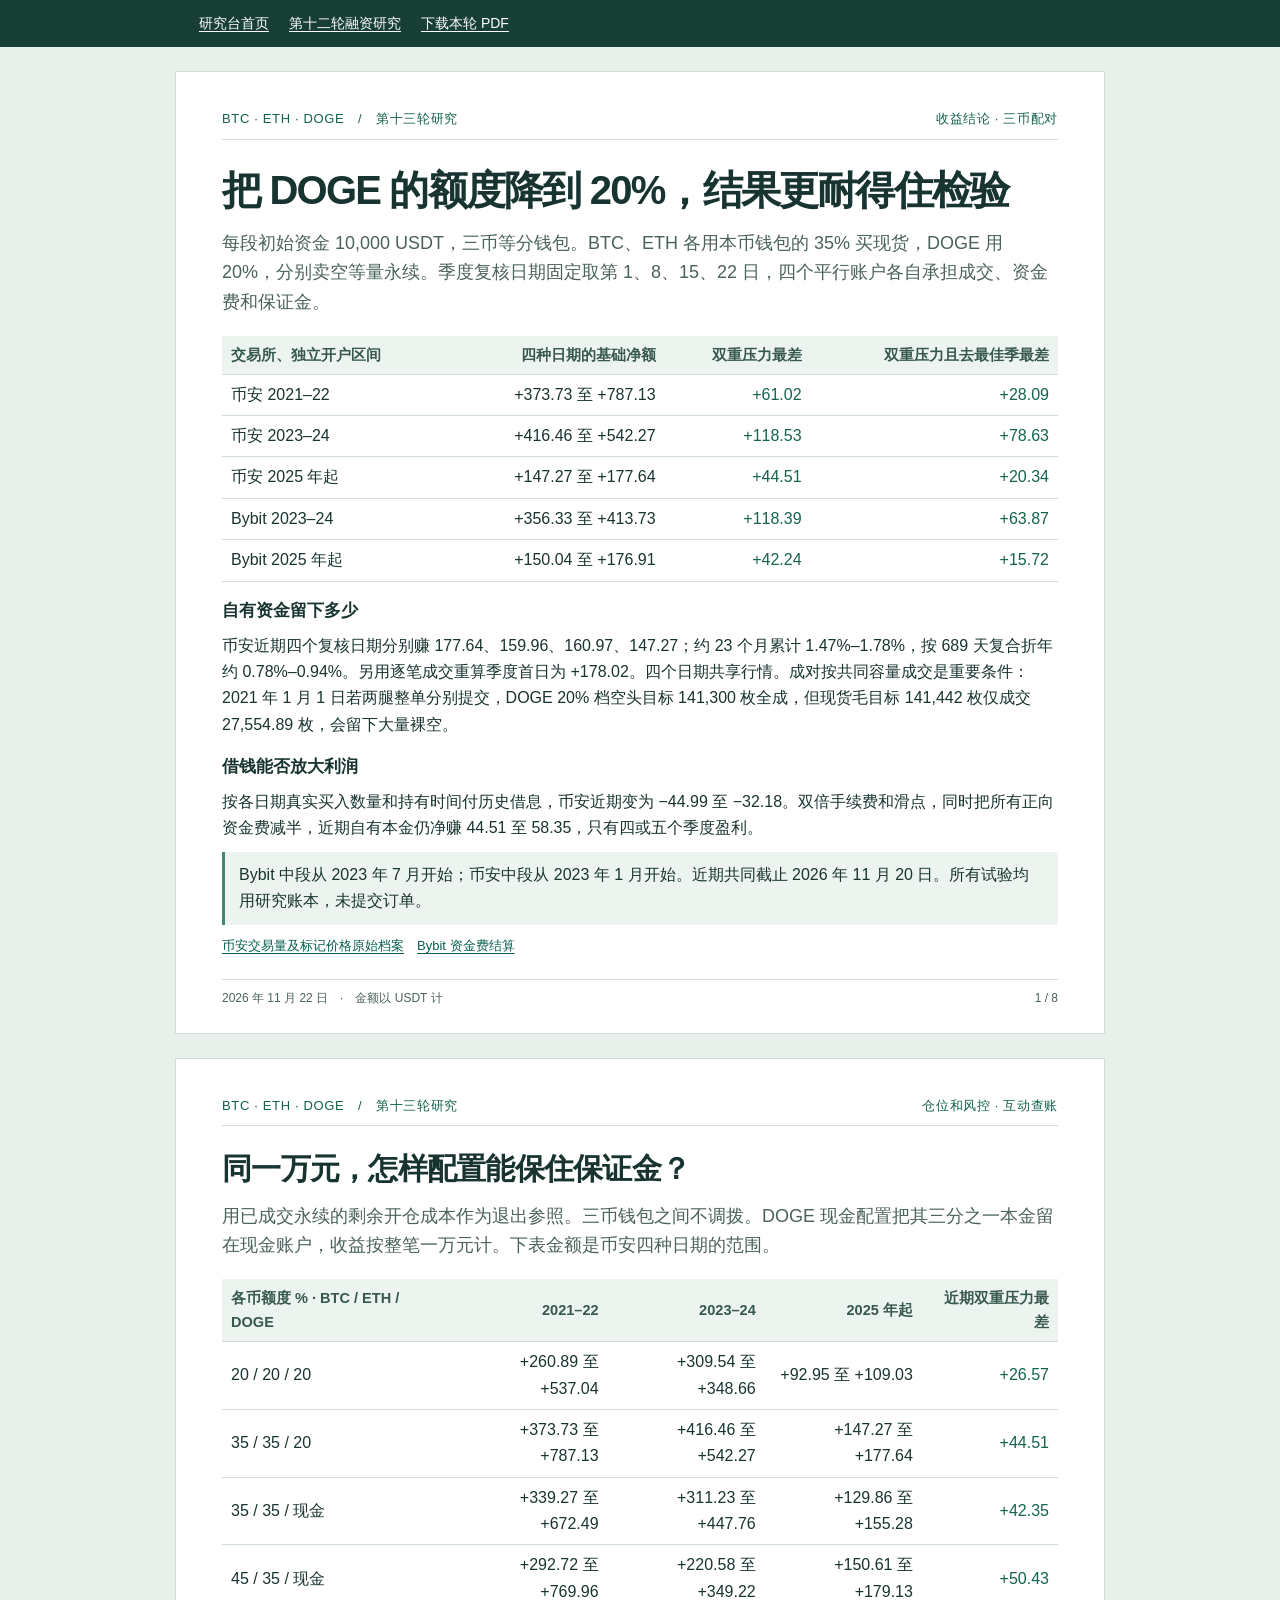
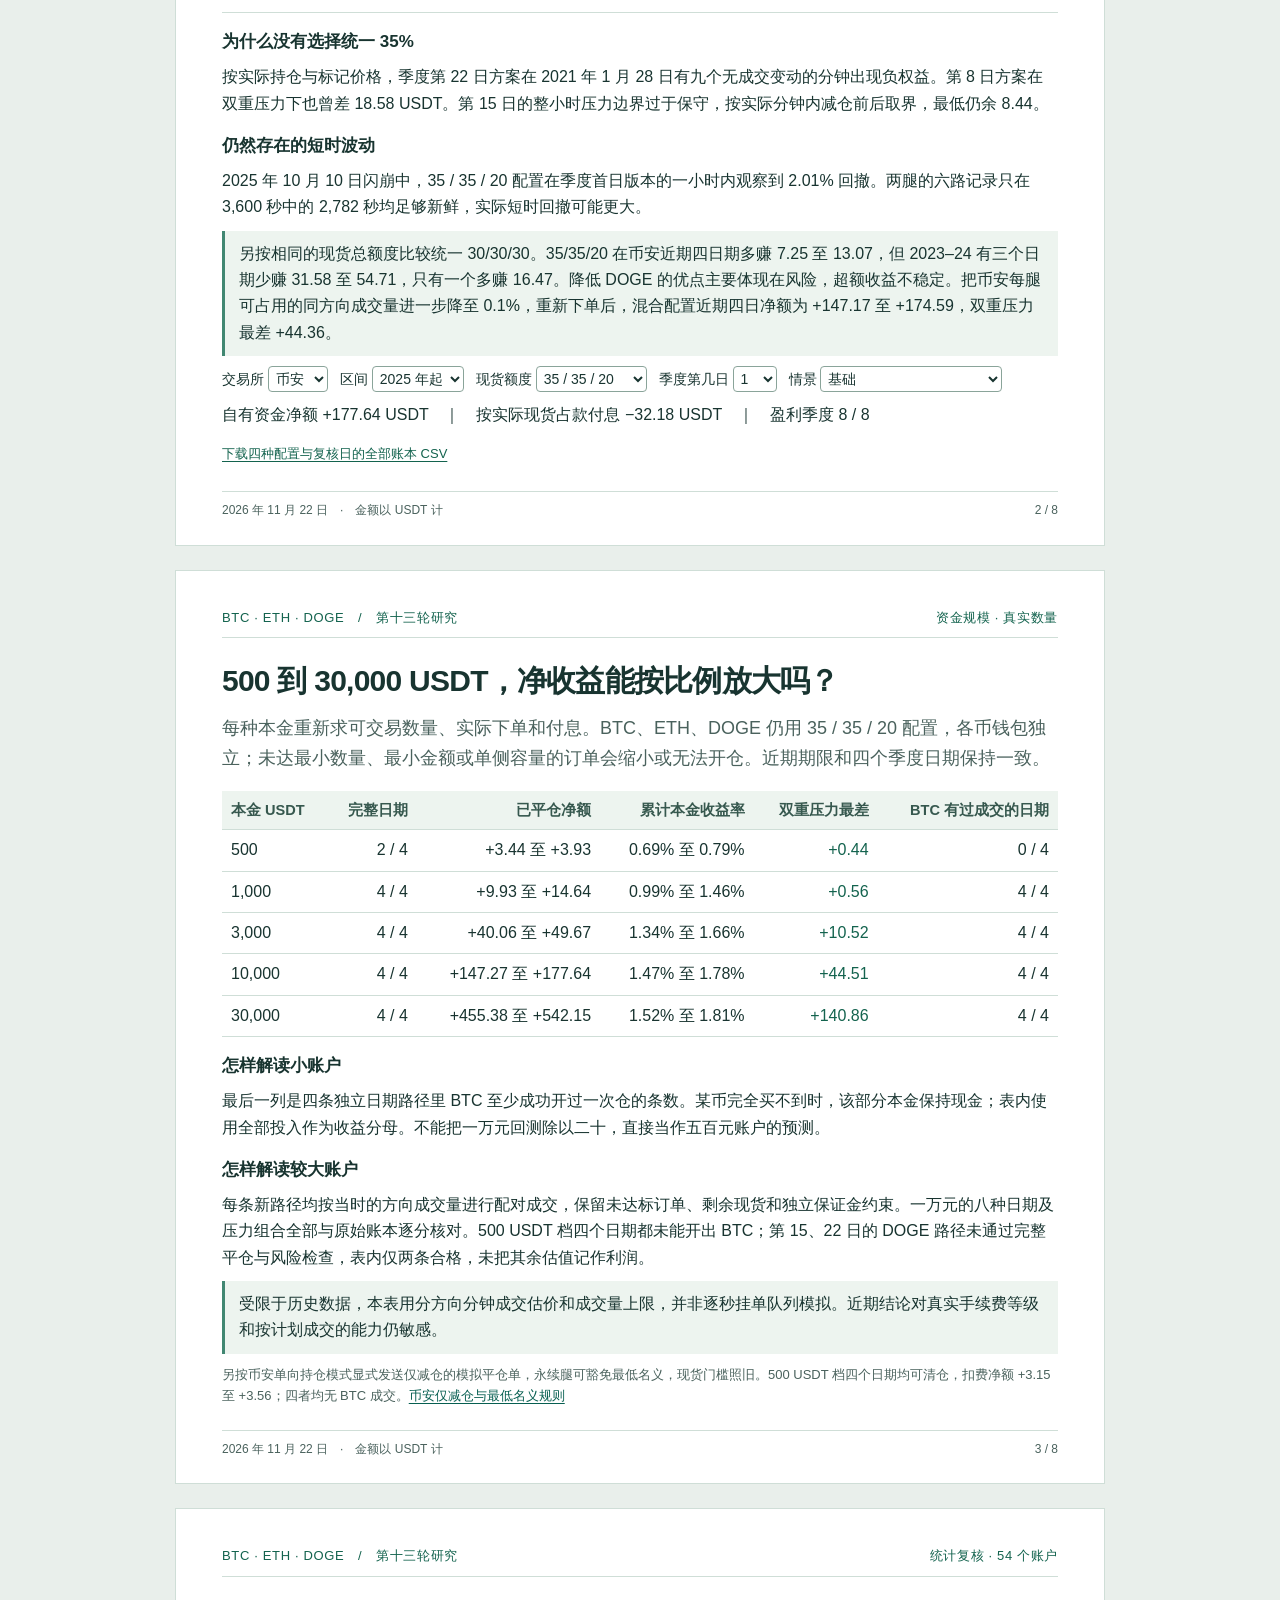
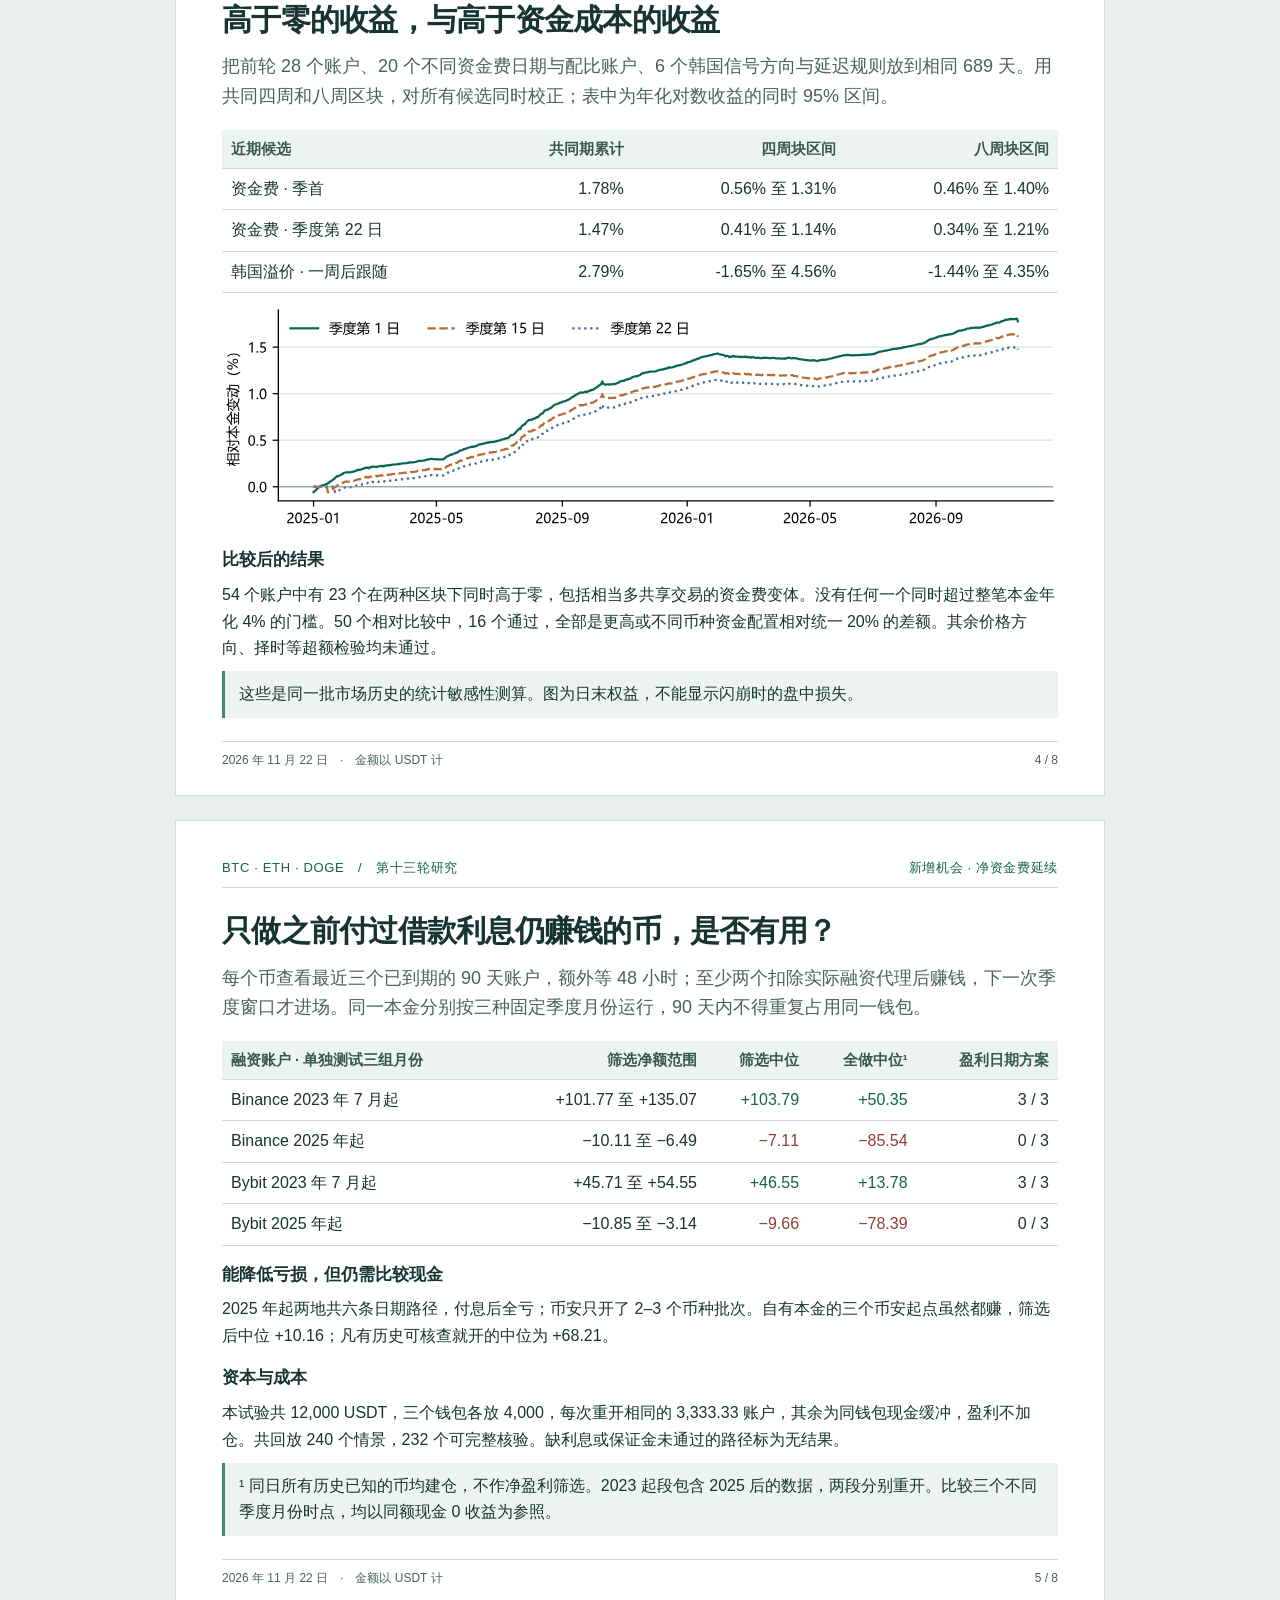
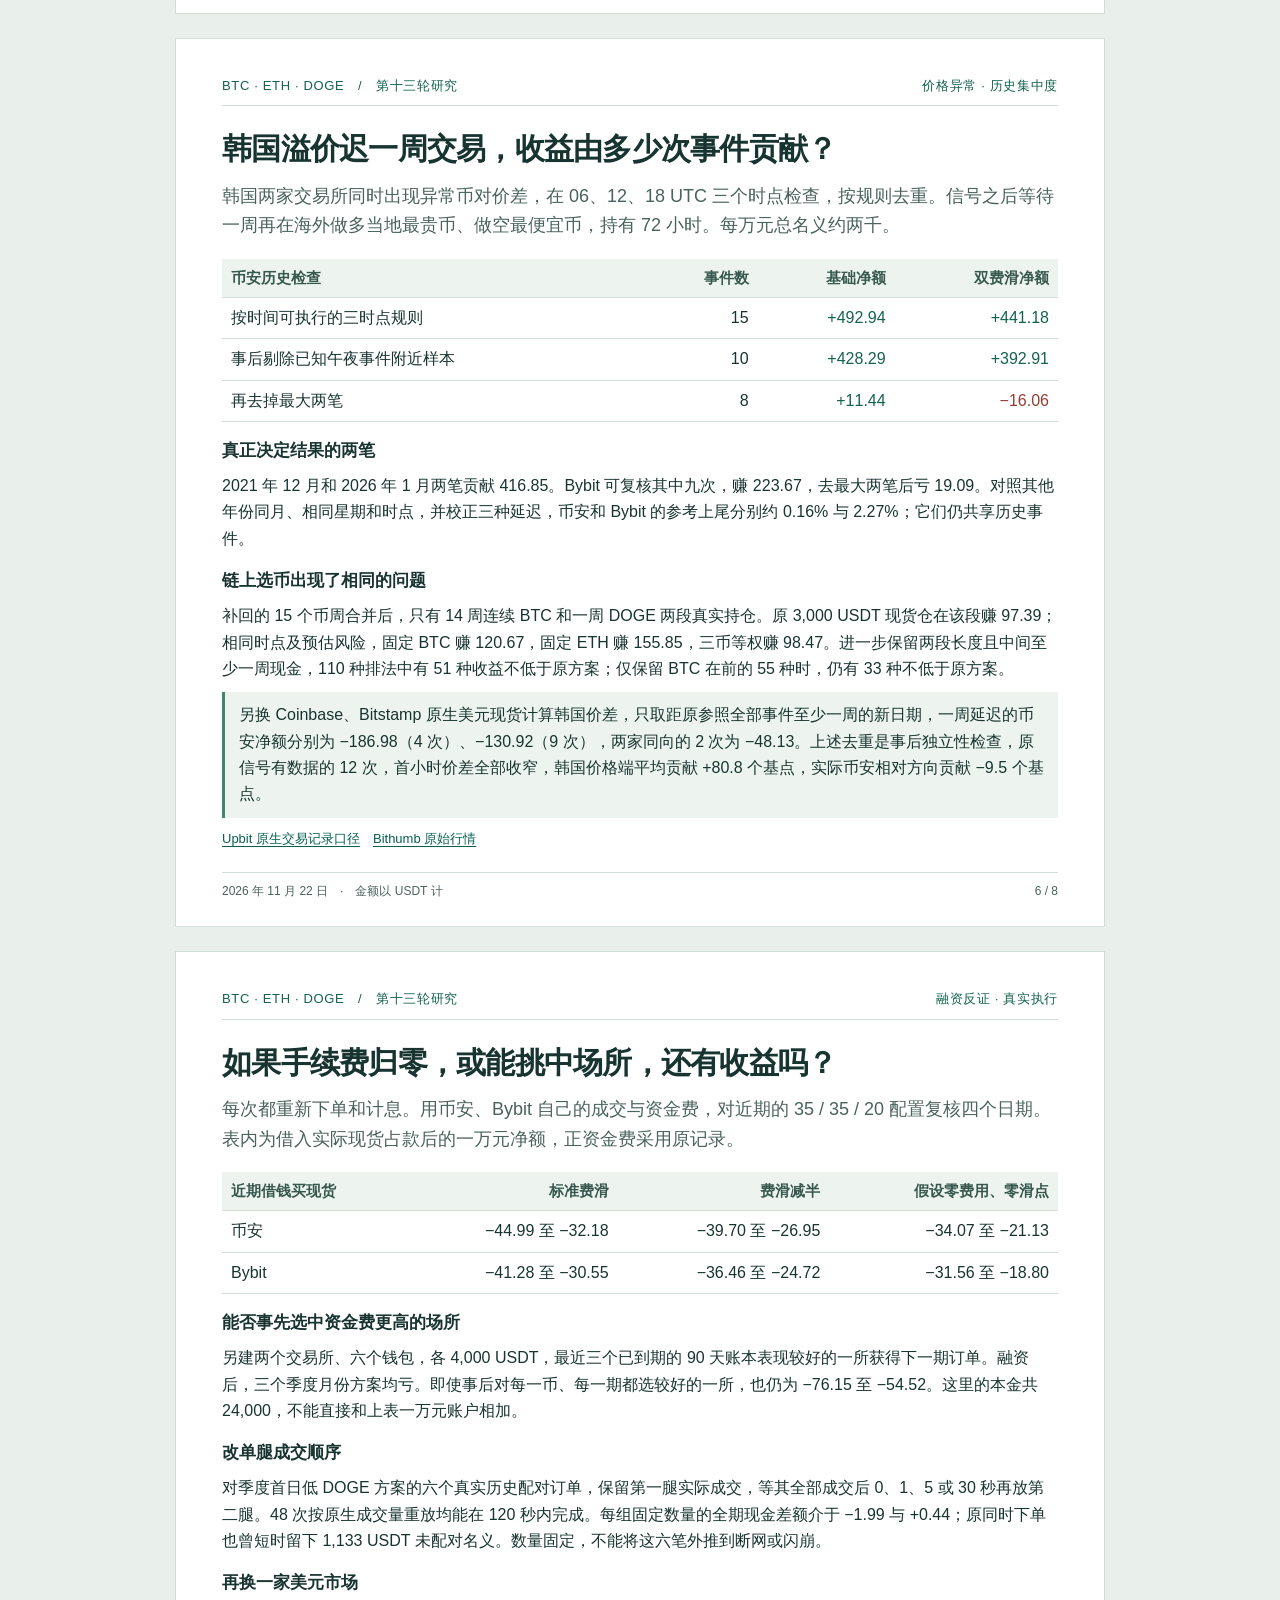
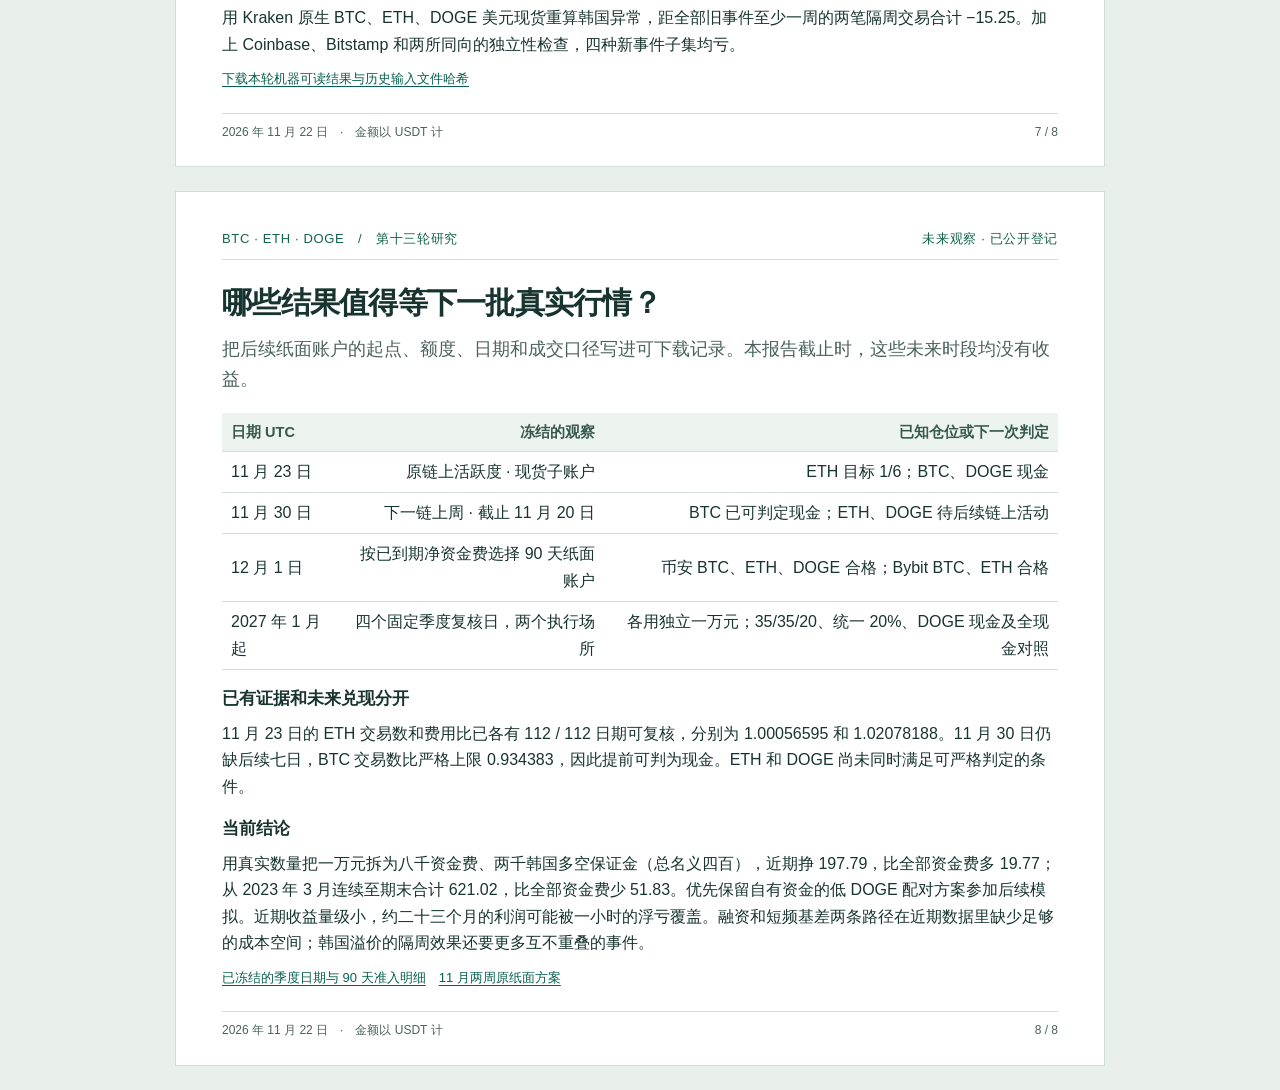
<file: strategy13.html>
<!doctype html><html lang="zh-CN"><head><meta charset="utf-8"><meta name="viewport" content="width=device-width,initial-scale=1"><meta name="theme-color" content="#173f35"><title>第十三轮哪种配对策略经得起复核</title><link rel="manifest" href="./manifest.webmanifest"><link rel="apple-touch-icon" href="./icons/app-192.png"><style>:root{color-scheme:light;--ink:#183430;--muted:#4a625d;--line:#cfded7;--green:#13634e;--red:#923d32;--paper:white}
*{box-sizing:border-box}body{margin:0;background:#e9efeb;color:var(--ink);font:16px/1.65 "Microsoft YaHei","PingFang SC",sans-serif}a{color:#075f51;text-underline-offset:3px}nav{background:#173f35;color:white}nav>div{max-width:930px;margin:auto;padding:12px 24px;display:flex;gap:20px;flex-wrap:wrap}nav a{font-size:14px;color:white}.sheet{max-width:930px;margin:24px auto;padding:36px 46px 24px;background:var(--paper);border:1px solid var(--line)}header{display:flex;align-items:center;justify-content:space-between;border-bottom:1px solid var(--line);padding-bottom:9px;color:var(--green);font-size:13px;letter-spacing:.05em}h1,h2,h3{margin:0;line-height:1.35}h1{font-size:40px;letter-spacing:-.045em}h2{font-size:30px;letter-spacing:-.025em}h3{font-size:17px;margin:18px 0 5px}.title{margin:23px 0 12px}.lead{color:var(--muted);font-size:18px;margin:0 0 18px}p{margin:10px 0}table{width:100%;border-collapse:collapse;font-variant-numeric:tabular-nums;margin:12px 0}th,td{text-align:right;padding:7px 9px;border-bottom:1px solid var(--line)}th{background:#edf4ef;font-size:.91em;color:#36584e}td:first-child,th:first-child{text-align:left}.neg{color:var(--red)}.pos{color:var(--green)}.note{border-left:3px solid #418772;background:#edf4ef;padding:10px 14px}.caption{font-size:13px;color:var(--muted)}.metrics{display:grid;grid-template-columns:repeat(3,1fr);gap:10px;margin:19px 0}.metric{border-top:3px solid #729c87;padding:12px 4px}.metric strong,.metric small{display:block}.metric strong{font-size:30px;line-height:1.25}.metric small{margin-top:6px;color:var(--muted)}footer{border-top:1px solid var(--line);padding-top:9px;margin-top:23px;color:var(--muted);display:flex;justify-content:space-between;gap:12px;font-size:12px}label{font-size:14px}select{font:inherit;background:white;border:1px solid #8aa49a;color:var(--ink);border-radius:4px;padding:3px}.filters{display:flex;gap:12px;flex-wrap:wrap;margin:10px 0}.chart{width:100%;height:auto;display:block}.chartwrap{padding:5px 0}button{cursor:pointer}ul{padding-left:22px}li+li{margin-top:5px}
@media(max-width:650px){.sheet{margin:10px 0;padding:22px 15px 16px;border-left:0;border-right:0}nav>div{padding:10px 15px;gap:15px}h1{font-size:32px}h2{font-size:25px}.lead{font-size:16px}.metrics{gap:5px}.metric strong{font-size:21px}.metric small{font-size:12px}table{font-size:13px}th,td{padding:7px 3px}header{font-size:11px}footer{font-size:11px}.chartwrap{margin:0 -4px}.caption{overflow-wrap:anywhere}}
@page{size:A4;margin:0}
@media print{body{background:white;font-size:11pt;line-height:1.6;-webkit-print-color-adjust:exact;print-color-adjust:exact}.screen{display:none!important}.sheet{height:297mm;width:210mm;max-width:none;margin:0;padding:16mm 16mm 12mm;border:0;display:flex;flex-direction:column;break-after:page}.sheet:last-of-type{break-after:auto}header{font-size:9pt}footer{margin-top:auto;font-size:8pt}.title{margin:8mm 0 4mm}h1{font-size:31pt}h2{font-size:24pt}h3{font-size:13pt;margin-top:5mm}.lead{font-size:13pt;margin-bottom:5mm}.caption{font-size:9pt}th,td{padding:2mm 2.8mm}nav{display:none}a{color:var(--green)}.note{padding:3mm 4mm}.metric strong{font-size:24pt}.metrics{margin:5mm 0}}
.printonly{display:none}@media print{.printonly{display:block}}
.download{padding:4px 0;color:var(--green);font:inherit;font-size:13px;background:none;border:0;text-decoration:underline;text-underline-offset:3px}
@media print{#p2 th,#p2 td{padding:1.1mm 2.8mm}#p2 h3{margin-top:3.5mm}#p2 table{margin:2mm 0}#p2 p{margin:2mm 0}}

.plot{margin:9px 0}.plot svg{display:block;width:100%;height:auto}.sheet{overflow-wrap:break-word}.filters{align-items:center}@media print{.plot{margin:2mm 0}.plot svg{height:47mm}th,td{padding:1.5mm 2.1mm}.lead{margin-bottom:4mm}.note{margin-bottom:1mm}}</style></head><body><nav><div><a href="./">研究台首页</a><a href="./opportunities12.html">第十二轮融资研究</a><a href="./strategy13.pdf">下载本轮 PDF</a></div></nav><section class="sheet" id="p1"><header><span>BTC · ETH · DOGE　/　第十三轮研究</span><span>收益结论 · 三币配对</span></header><main><h1 class="title">把 DOGE 的额度降到 20%，结果更耐得住检验</h1><p class="lead">每段初始资金 10,000 USDT，三币等分钱包。BTC、ETH 各用本币钱包的 35% 买现货，DOGE 用 20%，分别卖空等量永续。季度复核日期固定取第 1、8、15、22 日，四个平行账户各自承担成交、资金费和保证金。</p><table><thead><tr><th>交易所、独立开户区间</th><th>四种日期的基础净额</th><th>双重压力最差</th><th>双重压力且去最佳季最差</th></tr></thead><tbody><tr><td>币安 2021–22</td><td>+373.73 至 +787.13</td><td><span class="pos">+61.02</span></td><td><span class="pos">+28.09</span></td></tr><tr><td>币安 2023–24</td><td>+416.46 至 +542.27</td><td><span class="pos">+118.53</span></td><td><span class="pos">+78.63</span></td></tr><tr><td>币安 2025 年起</td><td>+147.27 至 +177.64</td><td><span class="pos">+44.51</span></td><td><span class="pos">+20.34</span></td></tr><tr><td>Bybit 2023–24</td><td>+356.33 至 +413.73</td><td><span class="pos">+118.39</span></td><td><span class="pos">+63.87</span></td></tr><tr><td>Bybit 2025 年起</td><td>+150.04 至 +176.91</td><td><span class="pos">+42.24</span></td><td><span class="pos">+15.72</span></td></tr></tbody></table><h3>自有资金留下多少</h3><p>币安近期四个复核日期分别赚 177.64、159.96、160.97、147.27；约 23 个月累计 1.47%–1.78%，按 689 天复合折年约 0.78%–0.94%。另用逐笔成交重算季度首日为 +178.02。四个日期共享行情。成对按共同容量成交是重要条件：2021 年 1 月 1 日若两腿整单分别提交，DOGE 20% 档空头目标 141,300 枚全成，但现货毛目标 141,442 枚仅成交 27,554.89 枚，会留下大量裸空。</p><h3>借钱能否放大利润</h3><p>按各日期真实买入数量和持有时间付历史借息，币安近期变为 −44.99 至 −32.18。双倍手续费和滑点，同时把所有正向资金费减半，近期自有本金仍净赚 44.51 至 58.35，只有四或五个季度盈利。</p><p class="note">Bybit 中段从 2023 年 7 月开始；币安中段从 2023 年 1 月开始。近期共同截止 2026 年 11 月 20 日。所有试验均用研究账本，未提交订单。</p><p class="caption"><a href="https://github.com/binance/binance-public-data">币安交易量及标记价格原始档案</a>　<a href="https://bybit-exchange.github.io/docs/v5/market/history-fund-rate">Bybit 资金费结算</a></p></main><footer><span>2026 年 11 月 22 日　·　金额以 USDT 计</span><span>1 / 8</span></footer></section><section class="sheet" id="p2"><header><span>BTC · ETH · DOGE　/　第十三轮研究</span><span>仓位和风控 · 互动查账</span></header><main><h2 class="title">同一万元，怎样配置能保住保证金？</h2><p class="lead">用已成交永续的剩余开仓成本作为退出参照。三币钱包之间不调拨。DOGE 现金配置把其三分之一本金留在现金账户，收益按整笔一万元计。下表金额是币安四种日期的范围。</p><table><thead><tr><th>各币额度 % · BTC / ETH / DOGE</th><th>2021–22</th><th>2023–24</th><th>2025 年起</th><th>近期双重压力最差</th></tr></thead><tbody><tr><td>20 / 20 / 20</td><td>+260.89 至 +537.04</td><td>+309.54 至 +348.66</td><td>+92.95 至 +109.03</td><td><span class="pos">+26.57</span></td></tr><tr><td>35 / 35 / 20</td><td>+373.73 至 +787.13</td><td>+416.46 至 +542.27</td><td>+147.27 至 +177.64</td><td><span class="pos">+44.51</span></td></tr><tr><td>35 / 35 / 现金</td><td>+339.27 至 +672.49</td><td>+311.23 至 +447.76</td><td>+129.86 至 +155.28</td><td><span class="pos">+42.35</span></td></tr><tr><td>45 / 35 / 现金</td><td>+292.72 至 +769.96</td><td>+220.58 至 +349.22</td><td>+150.61 至 +179.13</td><td><span class="pos">+50.43</span></td></tr></tbody></table><h3>为什么没有选择统一 35%</h3><p>按实际持仓与标记价格，季度第 22 日方案在 2021 年 1 月 28 日有九个无成交变动的分钟出现负权益。第 8 日方案在双重压力下也曾差 18.58 USDT。第 15 日的整小时压力边界过于保守，按实际分钟内减仓前后取界，最低仍余 8.44。</p><h3>仍然存在的短时波动</h3><p>2025 年 10 月 10 日闪崩中，35 / 35 / 20 配置在季度首日版本的一小时内观察到 2.01% 回撤。两腿的六路记录只在 3,600 秒中的 2,782 秒均足够新鲜，实际短时回撤可能更大。</p><p class="note">另按相同的现货总额度比较统一 30/30/30。35/35/20 在币安近期四日期多赚 7.25 至 13.07，但 2023–24 有三个日期少赚 31.58 至 54.71，只有一个多赚 16.47。降低 DOGE 的优点主要体现在风险，超额收益不稳定。把币安每腿可占用的同方向成交量进一步降至 0.1%，重新下单后，混合配置近期四日净额为 +147.17 至 +174.59，双重压力最差 +44.36。</p><div class="filters screen"><label>交易所 <select id="v"><option value="binance">币安</option><option value="bybit">Bybit</option></select></label><label>区间 <select id="p"><option value="recent">2025 年起</option><option value="middle">2023–24</option><option value="early">2021–22</option></select></label><label>现货额度 <select id="m"><option value="35_35_20">35 / 35 / 20</option><option value="20_20_20">20 / 20 / 20</option><option value="35_35_cash">35 / 35 / 现金</option><option value="45_35_cash">45 / 35 / 现金</option></select></label><label>季度第几日 <select id="d"><option value="1">1</option><option value="8">8</option><option value="15">15</option><option value="22">22</option></select></label><label>情景 <select id="k"><option value="1">基础</option><option value="2">费滑两倍、正资金费减半</option></select></label></div><p id="out" class="screen" aria-live="polite"></p><button id="dl" class="screen download">下载四种配置与复核日的全部账本 CSV</button></main><footer><span>2026 年 11 月 22 日　·　金额以 USDT 计</span><span>2 / 8</span></footer></section><section class="sheet" id="p3"><header><span>BTC · ETH · DOGE　/　第十三轮研究</span><span>资金规模 · 真实数量</span></header><main><h2 class="title">500 到 30,000 USDT，净收益能按比例放大吗？</h2><p class="lead">每种本金重新求可交易数量、实际下单和付息。BTC、ETH、DOGE 仍用 35 / 35 / 20 配置，各币钱包独立；未达最小数量、最小金额或单侧容量的订单会缩小或无法开仓。近期期限和四个季度日期保持一致。</p><table><thead><tr><th>本金 USDT</th><th>完整日期</th><th>已平仓净额</th><th>累计本金收益率</th><th>双重压力最差</th><th>BTC 有过成交的日期</th></tr></thead><tbody><tr><td>500</td><td>2 / 4</td><td>+3.44 至 +3.93</td><td>0.69% 至 0.79%</td><td><span class="pos">+0.44</span></td><td>0 / 4</td></tr><tr><td>1,000</td><td>4 / 4</td><td>+9.93 至 +14.64</td><td>0.99% 至 1.46%</td><td><span class="pos">+0.56</span></td><td>4 / 4</td></tr><tr><td>3,000</td><td>4 / 4</td><td>+40.06 至 +49.67</td><td>1.34% 至 1.66%</td><td><span class="pos">+10.52</span></td><td>4 / 4</td></tr><tr><td>10,000</td><td>4 / 4</td><td>+147.27 至 +177.64</td><td>1.47% 至 1.78%</td><td><span class="pos">+44.51</span></td><td>4 / 4</td></tr><tr><td>30,000</td><td>4 / 4</td><td>+455.38 至 +542.15</td><td>1.52% 至 1.81%</td><td><span class="pos">+140.86</span></td><td>4 / 4</td></tr></tbody></table><h3>怎样解读小账户</h3><p>最后一列是四条独立日期路径里 BTC 至少成功开过一次仓的条数。某币完全买不到时，该部分本金保持现金；表内使用全部投入作为收益分母。不能把一万元回测除以二十，直接当作五百元账户的预测。</p><h3>怎样解读较大账户</h3><p>每条新路径均按当时的方向成交量进行配对成交，保留未达标订单、剩余现货和独立保证金约束。一万元的八种日期及压力组合全部与原始账本逐分核对。500 USDT 档四个日期都未能开出 BTC；第 15、22 日的 DOGE 路径未通过完整平仓与风险检查，表内仅两条合格，未把其余估值记作利润。</p><p class="note">受限于历史数据，本表用分方向分钟成交估价和成交量上限，并非逐秒挂单队列模拟。近期结论对真实手续费等级和按计划成交的能力仍敏感。</p><p class="caption">另按币安单向持仓模式显式发送仅减仓的模拟平仓单，永续腿可豁免最低名义，现货门槛照旧。500 USDT 档四个日期均可清仓，扣费净额 +3.15 至 +3.56；四者均无 BTC 成交。<a href="https://developers.binance.com/en/docs/products/derivatives-trading-usds-futures/error-code">币安仅减仓与最低名义规则</a></p></main><footer><span>2026 年 11 月 22 日　·　金额以 USDT 计</span><span>3 / 8</span></footer></section><section class="sheet" id="p4"><header><span>BTC · ETH · DOGE　/　第十三轮研究</span><span>统计复核 · 54 个账户</span></header><main><h2 class="title">高于零的收益，与高于资金成本的收益</h2><p class="lead">把前轮 28 个账户、20 个不同资金费日期与配比账户、6 个韩国信号方向与延迟规则放到相同 689 天。用共同四周和八周区块，对所有候选同时校正；表中为年化对数收益的同时 95% 区间。</p><table><thead><tr><th>近期候选</th><th>共同期累计</th><th>四周块区间</th><th>八周块区间</th></tr></thead><tbody><tr><td>资金费 · 季首</td><td>1.78%</td><td>0.56% 至 1.31%</td><td>0.46% 至 1.40%</td></tr><tr><td>资金费 · 季度第 22 日</td><td>1.47%</td><td>0.41% 至 1.14%</td><td>0.34% 至 1.21%</td></tr><tr><td>韩国溢价 · 一周后跟随</td><td>2.79%</td><td>-1.65% 至 4.56%</td><td>-1.44% 至 4.35%</td></tr></tbody></table><figure class="plot"><svg role="img" aria-label="同本金三种复核日期的日末净值" xmlns:xlink="http://www.w3.org/1999/xlink" width="518.4pt" height="140.4pt" viewBox="0 0 518.4 140.4" xmlns="http://www.w3.org/2000/svg" version="1.1">
 <metadata>
  <rdf:RDF xmlns:dc="http://purl.org/dc/elements/1.1/" xmlns:cc="http://creativecommons.org/ns#" xmlns:rdf="http://www.w3.org/1999/02/22-rdf-syntax-ns#">
   <cc:Work>
    <dc:type rdf:resource="http://purl.org/dc/dcmitype/StillImage"/>
    <dc:format>image/svg+xml</dc:format>
    <dc:creator>
     <cc:Agent>
      <dc:title>Matplotlib v3.10.7, https://matplotlib.org/</dc:title>
     </cc:Agent>
    </dc:creator>
   </cc:Work>
  </rdf:RDF>
 </metadata>
 <defs>
  <style type="text/css">*{stroke-linejoin: round; stroke-linecap: butt}</style>
 </defs>
 <g id="figure_1">
  <g id="patch_1">
   <path d="M 0 140.4 
L 518.4 140.4 
L 518.4 0 
L 0 0 
z
" style="fill: #ffffff"/>
  </g>
  <g id="axes_1">
   <g id="patch_2">
    <path d="M 34.923521 121.492026 
L 515.39976 121.492026 
L 515.39976 3.00024 
L 34.923521 3.00024 
z
" style="fill: #ffffff"/>
   </g>
   <g id="matplotlib.axis_1">
    <g id="xtick_1">
     <g id="line2d_1">
      <defs>
       <path id="m5f32cf5975" d="M 0 0 
L 0 3.5 
" style="stroke: #000000; stroke-width: 0.8"/>
      </defs>
      <g>
       <use xlink:href="#m5f32cf5975" x="56.76335" y="121.492026" style="stroke: #000000; stroke-width: 0.8"/>
      </g>
     </g>
     <g id="text_1">
      <!-- 2025-01 -->
      <g transform="translate(39.971202 135.286713) scale(0.085 -0.085)">
       <defs>
        <path id="MicrosoftYaHei-32" d="M 2666 3572 
Q 2666 3963 2419 4186 
Q 2172 4409 1747 4409 
Q 1447 4409 1140 4256 
Q 834 4103 569 3819 
L 569 4413 
Q 806 4659 1107 4790 
Q 1409 4922 1816 4922 
Q 2472 4922 2872 4570 
Q 3272 4219 3272 3619 
Q 3272 3084 3026 2693 
Q 2781 2303 2188 1894 
Q 1581 1475 1376 1294 
Q 1172 1113 1090 947 
Q 1009 781 1009 544 
L 3416 544 
L 3416 0 
L 372 0 
L 372 241 
Q 372 659 486 951 
Q 600 1244 862 1520 
Q 1125 1797 1681 2184 
Q 2250 2584 2458 2886 
Q 2666 3188 2666 3572 
z
" transform="scale(0.015625)"/>
        <path id="MicrosoftYaHei-30" d="M 284 2325 
Q 284 3606 709 4264 
Q 1134 4922 1941 4922 
Q 3478 4922 3478 2441 
Q 3478 1216 3045 567 
Q 2613 -81 1831 -81 
Q 1094 -81 689 534 
Q 284 1150 284 2325 
z
M 909 2353 
Q 909 425 1888 425 
Q 2850 425 2850 2384 
Q 2850 4413 1906 4413 
Q 909 4413 909 2353 
z
" transform="scale(0.015625)"/>
        <path id="MicrosoftYaHei-35" d="M 3294 1494 
Q 3294 784 2823 350 
Q 2353 -84 1559 -84 
Q 878 -84 544 119 
L 544 744 
Q 1034 425 1544 425 
Q 2050 425 2361 704 
Q 2672 984 2672 1447 
Q 2672 1909 2348 2167 
Q 2025 2425 1434 2425 
Q 978 2425 613 2384 
L 791 4841 
L 3053 4841 
L 3053 4303 
L 1306 4303 
L 1206 2931 
L 1647 2950 
Q 2416 2950 2855 2567 
Q 3294 2184 3294 1494 
z
" transform="scale(0.015625)"/>
        <path id="MicrosoftYaHei-2d" d="M 2328 1681 
L 488 1681 
L 488 2153 
L 2328 2153 
L 2328 1681 
z
" transform="scale(0.015625)"/>
        <path id="MicrosoftYaHei-31" d="M 1781 0 
L 1781 4141 
Q 1638 3997 1295 3819 
Q 953 3641 663 3569 
L 663 4169 
Q 1047 4275 1484 4508 
Q 1922 4741 2156 4947 
L 2388 4947 
L 2388 0 
L 1781 0 
z
" transform="scale(0.015625)"/>
       </defs>
       <use xlink:href="#MicrosoftYaHei-32"/>
       <use xlink:href="#MicrosoftYaHei-30" transform="translate(58.642578 0)"/>
       <use xlink:href="#MicrosoftYaHei-32" transform="translate(117.285156 0)"/>
       <use xlink:href="#MicrosoftYaHei-35" transform="translate(175.927734 0)"/>
       <use xlink:href="#MicrosoftYaHei-2d" transform="translate(234.570312 0)"/>
       <use xlink:href="#MicrosoftYaHei-30" transform="translate(277.832031 0)"/>
       <use xlink:href="#MicrosoftYaHei-31" transform="translate(336.474609 0)"/>
      </g>
     </g>
    </g>
    <g id="xtick_2">
     <g id="line2d_2">
      <g>
       <use xlink:href="#m5f32cf5975" x="132.9488" y="121.492026" style="stroke: #000000; stroke-width: 0.8"/>
      </g>
     </g>
     <g id="text_2">
      <!-- 2025-05 -->
      <g transform="translate(116.156652 135.286713) scale(0.085 -0.085)">
       <use xlink:href="#MicrosoftYaHei-32"/>
       <use xlink:href="#MicrosoftYaHei-30" transform="translate(58.642578 0)"/>
       <use xlink:href="#MicrosoftYaHei-32" transform="translate(117.285156 0)"/>
       <use xlink:href="#MicrosoftYaHei-35" transform="translate(175.927734 0)"/>
       <use xlink:href="#MicrosoftYaHei-2d" transform="translate(234.570312 0)"/>
       <use xlink:href="#MicrosoftYaHei-30" transform="translate(277.832031 0)"/>
       <use xlink:href="#MicrosoftYaHei-35" transform="translate(336.474609 0)"/>
      </g>
     </g>
    </g>
    <g id="xtick_3">
     <g id="line2d_3">
      <g>
       <use xlink:href="#m5f32cf5975" x="211.038887" y="121.492026" style="stroke: #000000; stroke-width: 0.8"/>
      </g>
     </g>
     <g id="text_3">
      <!-- 2025-09 -->
      <g transform="translate(194.246738 135.286713) scale(0.085 -0.085)">
       <defs>
        <path id="MicrosoftYaHei-39" d="M 578 656 
Q 978 425 1441 425 
Q 2091 425 2448 937 
Q 2806 1450 2806 2394 
Q 2800 2388 2794 2394 
Q 2475 1788 1722 1788 
Q 1113 1788 713 2206 
Q 313 2625 313 3294 
Q 313 4006 750 4464 
Q 1188 4922 1884 4922 
Q 2606 4922 3012 4355 
Q 3419 3788 3419 2703 
Q 3419 1363 2894 641 
Q 2369 -81 1441 -81 
Q 931 -81 578 84 
L 578 656 
z
M 931 3372 
Q 931 2884 1181 2598 
Q 1431 2313 1872 2313 
Q 2253 2313 2512 2573 
Q 2772 2834 2772 3206 
Q 2772 3728 2514 4070 
Q 2256 4413 1834 4413 
Q 1444 4413 1187 4116 
Q 931 3819 931 3372 
z
" transform="scale(0.015625)"/>
       </defs>
       <use xlink:href="#MicrosoftYaHei-32"/>
       <use xlink:href="#MicrosoftYaHei-30" transform="translate(58.642578 0)"/>
       <use xlink:href="#MicrosoftYaHei-32" transform="translate(117.285156 0)"/>
       <use xlink:href="#MicrosoftYaHei-35" transform="translate(175.927734 0)"/>
       <use xlink:href="#MicrosoftYaHei-2d" transform="translate(234.570312 0)"/>
       <use xlink:href="#MicrosoftYaHei-30" transform="translate(277.832031 0)"/>
       <use xlink:href="#MicrosoftYaHei-39" transform="translate(336.474609 0)"/>
      </g>
     </g>
    </g>
    <g id="xtick_4">
     <g id="line2d_4">
      <g>
       <use xlink:href="#m5f32cf5975" x="288.494094" y="121.492026" style="stroke: #000000; stroke-width: 0.8"/>
      </g>
     </g>
     <g id="text_4">
      <!-- 2026-01 -->
      <g transform="translate(271.701946 135.286713) scale(0.085 -0.085)">
       <defs>
        <path id="MicrosoftYaHei-36" d="M 3181 4219 
Q 2803 4413 2391 4413 
Q 1763 4413 1381 3866 
Q 1000 3319 994 2372 
L 1009 2372 
Q 1353 3038 2106 3038 
Q 2734 3038 3109 2628 
Q 3484 2219 3484 1541 
Q 3484 831 3051 375 
Q 2619 -81 1947 -81 
Q 1209 -81 789 495 
Q 369 1072 369 2131 
Q 369 3413 920 4167 
Q 1472 4922 2372 4922 
Q 2888 4922 3181 4781 
L 3181 4219 
z
M 1031 1584 
Q 1031 1106 1286 765 
Q 1541 425 1963 425 
Q 2363 425 2613 719 
Q 2863 1013 2863 1475 
Q 2863 1975 2627 2253 
Q 2391 2531 1956 2531 
Q 1544 2531 1287 2250 
Q 1031 1969 1031 1584 
z
" transform="scale(0.015625)"/>
       </defs>
       <use xlink:href="#MicrosoftYaHei-32"/>
       <use xlink:href="#MicrosoftYaHei-30" transform="translate(58.642578 0)"/>
       <use xlink:href="#MicrosoftYaHei-32" transform="translate(117.285156 0)"/>
       <use xlink:href="#MicrosoftYaHei-36" transform="translate(175.927734 0)"/>
       <use xlink:href="#MicrosoftYaHei-2d" transform="translate(234.570312 0)"/>
       <use xlink:href="#MicrosoftYaHei-30" transform="translate(277.832031 0)"/>
       <use xlink:href="#MicrosoftYaHei-31" transform="translate(336.474609 0)"/>
      </g>
     </g>
    </g>
    <g id="xtick_5">
     <g id="line2d_5">
      <g>
       <use xlink:href="#m5f32cf5975" x="364.679545" y="121.492026" style="stroke: #000000; stroke-width: 0.8"/>
      </g>
     </g>
     <g id="text_5">
      <!-- 2026-05 -->
      <g transform="translate(347.887396 135.286713) scale(0.085 -0.085)">
       <use xlink:href="#MicrosoftYaHei-32"/>
       <use xlink:href="#MicrosoftYaHei-30" transform="translate(58.642578 0)"/>
       <use xlink:href="#MicrosoftYaHei-32" transform="translate(117.285156 0)"/>
       <use xlink:href="#MicrosoftYaHei-36" transform="translate(175.927734 0)"/>
       <use xlink:href="#MicrosoftYaHei-2d" transform="translate(234.570312 0)"/>
       <use xlink:href="#MicrosoftYaHei-30" transform="translate(277.832031 0)"/>
       <use xlink:href="#MicrosoftYaHei-35" transform="translate(336.474609 0)"/>
      </g>
     </g>
    </g>
    <g id="xtick_6">
     <g id="line2d_6">
      <g>
       <use xlink:href="#m5f32cf5975" x="442.769631" y="121.492026" style="stroke: #000000; stroke-width: 0.8"/>
      </g>
     </g>
     <g id="text_6">
      <!-- 2026-09 -->
      <g transform="translate(425.977482 135.286713) scale(0.085 -0.085)">
       <use xlink:href="#MicrosoftYaHei-32"/>
       <use xlink:href="#MicrosoftYaHei-30" transform="translate(58.642578 0)"/>
       <use xlink:href="#MicrosoftYaHei-32" transform="translate(117.285156 0)"/>
       <use xlink:href="#MicrosoftYaHei-36" transform="translate(175.927734 0)"/>
       <use xlink:href="#MicrosoftYaHei-2d" transform="translate(234.570312 0)"/>
       <use xlink:href="#MicrosoftYaHei-30" transform="translate(277.832031 0)"/>
       <use xlink:href="#MicrosoftYaHei-39" transform="translate(336.474609 0)"/>
      </g>
     </g>
    </g>
   </g>
   <g id="matplotlib.axis_2">
    <g id="ytick_1">
     <g id="line2d_7">
      <path d="M 34.923521 112.70879 
L 515.39976 112.70879 
" clip-path="url(#p9815f7a238)" style="fill: none; stroke: #dae5df; stroke-width: 0.8; stroke-linecap: square"/>
     </g>
     <g id="line2d_8">
      <defs>
       <path id="mdd0dbb1493" d="M 0 0 
L -3.5 0 
" style="stroke: #000000; stroke-width: 0.8"/>
      </defs>
      <g>
       <use xlink:href="#mdd0dbb1493" x="34.923521" y="112.70879" style="stroke: #000000; stroke-width: 0.8"/>
      </g>
     </g>
     <g id="text_7">
      <!-- 0.0 -->
      <g transform="translate(15.907974 116.106134) scale(0.085 -0.085)">
       <defs>
        <path id="MicrosoftYaHei-2e" d="M 372 322 
Q 372 491 487 606 
Q 603 722 775 722 
Q 950 722 1065 605 
Q 1181 488 1181 322 
Q 1181 159 1065 42 
Q 950 -75 772 -75 
Q 600 -75 486 42 
Q 372 159 372 322 
z
" transform="scale(0.015625)"/>
       </defs>
       <use xlink:href="#MicrosoftYaHei-30"/>
       <use xlink:href="#MicrosoftYaHei-2e" transform="translate(58.642578 0)"/>
       <use xlink:href="#MicrosoftYaHei-30" transform="translate(82.714844 0)"/>
      </g>
     </g>
    </g>
    <g id="ytick_2">
     <g id="line2d_9">
      <path d="M 34.923521 83.845971 
L 515.39976 83.845971 
" clip-path="url(#p9815f7a238)" style="fill: none; stroke: #dae5df; stroke-width: 0.8; stroke-linecap: square"/>
     </g>
     <g id="line2d_10">
      <g>
       <use xlink:href="#mdd0dbb1493" x="34.923521" y="83.845971" style="stroke: #000000; stroke-width: 0.8"/>
      </g>
     </g>
     <g id="text_8">
      <!-- 0.5 -->
      <g transform="translate(15.907974 87.243315) scale(0.085 -0.085)">
       <use xlink:href="#MicrosoftYaHei-30"/>
       <use xlink:href="#MicrosoftYaHei-2e" transform="translate(58.642578 0)"/>
       <use xlink:href="#MicrosoftYaHei-35" transform="translate(82.714844 0)"/>
      </g>
     </g>
    </g>
    <g id="ytick_3">
     <g id="line2d_11">
      <path d="M 34.923521 54.983153 
L 515.39976 54.983153 
" clip-path="url(#p9815f7a238)" style="fill: none; stroke: #dae5df; stroke-width: 0.8; stroke-linecap: square"/>
     </g>
     <g id="line2d_12">
      <g>
       <use xlink:href="#mdd0dbb1493" x="34.923521" y="54.983153" style="stroke: #000000; stroke-width: 0.8"/>
      </g>
     </g>
     <g id="text_9">
      <!-- 1.0 -->
      <g transform="translate(15.907974 58.380497) scale(0.085 -0.085)">
       <use xlink:href="#MicrosoftYaHei-31"/>
       <use xlink:href="#MicrosoftYaHei-2e" transform="translate(58.642578 0)"/>
       <use xlink:href="#MicrosoftYaHei-30" transform="translate(82.714844 0)"/>
      </g>
     </g>
    </g>
    <g id="ytick_4">
     <g id="line2d_13">
      <path d="M 34.923521 26.120334 
L 515.39976 26.120334 
" clip-path="url(#p9815f7a238)" style="fill: none; stroke: #dae5df; stroke-width: 0.8; stroke-linecap: square"/>
     </g>
     <g id="line2d_14">
      <g>
       <use xlink:href="#mdd0dbb1493" x="34.923521" y="26.120334" style="stroke: #000000; stroke-width: 0.8"/>
      </g>
     </g>
     <g id="text_10">
      <!-- 1.5 -->
      <g transform="translate(15.907974 29.517678) scale(0.085 -0.085)">
       <use xlink:href="#MicrosoftYaHei-31"/>
       <use xlink:href="#MicrosoftYaHei-2e" transform="translate(58.642578 0)"/>
       <use xlink:href="#MicrosoftYaHei-35" transform="translate(82.714844 0)"/>
      </g>
     </g>
    </g>
    <g id="text_11">
     <!-- 相对本金变动（%） -->
     <g transform="translate(9.794927 100.027305) rotate(-90) scale(0.085 -0.085)">
      <defs>
       <path id="MicrosoftYaHei-76f8" d="M 2738 4891 
L 6025 4891 
L 6025 -822 
L 5550 -822 
L 5550 -397 
L 3213 -397 
L 3213 -822 
L 2738 -822 
L 2738 4891 
z
M 94 1409 
Q 784 2372 1128 3622 
L 169 3622 
L 169 4041 
L 1138 4041 
L 1138 5284 
L 1594 5284 
L 1594 4041 
L 2506 4041 
L 2506 3622 
L 1594 3622 
L 1594 2534 
L 1844 2791 
Q 2275 2372 2638 1984 
L 2300 1653 
Q 1956 2059 1594 2444 
L 1594 -809 
L 1138 -809 
L 1138 2444 
Q 800 1516 319 866 
Q 225 1134 94 1409 
z
M 3213 28 
L 5550 28 
L 5550 1241 
L 3213 1241 
L 3213 28 
z
M 5550 4466 
L 3213 4466 
L 3213 3266 
L 5550 3266 
L 5550 4466 
z
M 3213 1653 
L 5550 1653 
L 5550 2853 
L 3213 2853 
L 3213 1653 
z
" transform="scale(0.015625)"/>
       <path id="MicrosoftYaHei-5bf9" d="M 694 3691 
Q 1234 2909 1741 2166 
Q 2113 3081 2213 4147 
L 250 4147 
L 250 4622 
L 2725 4622 
L 2725 4166 
Q 2553 2809 2059 1700 
Q 2569 953 3044 247 
L 2594 -53 
Q 2203 563 1803 1181 
Q 1247 163 388 -622 
Q 263 -428 81 -166 
Q 975 638 1500 1647 
Q 919 2538 319 3434 
L 694 3691 
z
M 2975 3941 
L 5056 3941 
L 5056 5278 
L 5563 5278 
L 5563 3941 
L 6325 3941 
L 6325 3466 
L 5563 3466 
L 5563 191 
Q 5563 -716 4669 -716 
Q 4388 -716 3744 -709 
Q 3713 -478 3644 -147 
Q 4263 -197 4588 -197 
Q 5056 -197 5056 278 
L 5056 3466 
L 2975 3466 
L 2975 3941 
z
M 3088 2684 
L 3494 2928 
Q 4000 2184 4388 1484 
L 3919 1216 
Q 3550 1922 3088 2684 
z
" transform="scale(0.015625)"/>
       <path id="MicrosoftYaHei-672c" d="M 6281 803 
Q 6119 641 5856 366 
Q 4344 1531 3444 3353 
L 3444 878 
L 4875 878 
L 4875 441 
L 3444 441 
L 3444 -841 
L 2956 -841 
L 2956 441 
L 1475 441 
L 1475 878 
L 2956 878 
L 2956 3353 
Q 2159 1766 513 291 
Q 269 522 100 666 
Q 1878 2125 2759 3753 
L 238 3753 
L 238 4216 
L 2956 4216 
L 2956 5341 
L 3444 5341 
L 3444 4216 
L 6163 4216 
L 6163 3753 
L 3622 3753 
Q 4616 1884 6281 803 
z
" transform="scale(0.015625)"/>
       <path id="MicrosoftYaHei-91d1" d="M 300 -141 
L 2950 -141 
L 2950 1384 
L 713 1384 
L 713 1841 
L 2950 1841 
L 2950 2716 
L 1325 2716 
L 1325 3153 
Q 881 2872 363 2591 
Q 231 2828 50 3059 
Q 2131 4034 2994 5297 
L 3675 5297 
L 3531 5122 
Q 4525 3853 6344 3147 
Q 6175 2909 6013 2647 
Q 5525 2853 5069 3141 
L 5069 2716 
L 3450 2716 
L 3450 1841 
L 5675 1841 
L 5675 1384 
L 3450 1384 
L 3450 -141 
L 6113 -141 
L 6113 -603 
L 300 -603 
L 300 -141 
z
M 3206 4766 
Q 2563 3953 1350 3172 
L 5019 3172 
Q 4044 3791 3206 4766 
z
M 4094 284 
Q 4600 809 4950 1309 
L 5388 1028 
Q 4950 484 4469 -16 
L 4094 284 
z
M 1000 1003 
L 1369 1297 
Q 1825 834 2263 334 
L 1838 -3 
Q 1463 491 1000 1003 
z
" transform="scale(0.015625)"/>
       <path id="MicrosoftYaHei-53d8" d="M 838 1634 
L 838 2066 
L 5088 2066 
L 5088 1634 
Q 4494 853 3659 309 
Q 4675 -178 6313 -297 
Q 6088 -609 5950 -822 
Q 4275 -594 3178 34 
Q 2122 -509 425 -866 
Q 269 -622 106 -403 
Q 1741 -122 2728 328 
Q 2047 838 1553 1634 
L 838 1634 
z
M 231 4534 
L 3081 4534 
Q 2888 4884 2725 5141 
L 3175 5359 
Q 3481 4884 3600 4659 
L 3359 4534 
L 6200 4534 
L 6200 4091 
L 4181 4091 
L 4181 2353 
L 3700 2353 
L 3700 4091 
L 2694 4091 
L 2694 2341 
L 2213 2341 
L 2213 4091 
L 231 4091 
L 231 4534 
z
M 4475 1634 
L 2116 1634 
Q 2575 953 3197 572 
Q 3947 1016 4475 1634 
z
M 4556 3434 
L 4900 3728 
Q 5700 3009 6213 2459 
L 5825 2116 
Q 5219 2797 4556 3434 
z
M 1381 3741 
L 1756 3422 
Q 1119 2691 500 2097 
Q 344 2272 138 2447 
Q 794 3009 1381 3741 
z
" transform="scale(0.015625)"/>
       <path id="MicrosoftYaHei-52a8" d="M 2975 4022 
L 3906 4022 
Q 3916 4650 3913 5309 
L 4425 5309 
Q 4422 4656 4409 4022 
L 6094 4022 
Q 6050 1659 5969 216 
Q 5900 -666 5150 -678 
Q 4763 -678 4306 -659 
Q 4263 -397 4206 -109 
Q 4638 -166 4994 -172 
Q 5456 -172 5475 347 
Q 5569 1897 5588 3547 
L 4400 3547 
Q 4394 3278 4388 3016 
Q 4356 553 2900 -872 
Q 2725 -659 2525 -447 
Q 3831 716 3888 3028 
Q 3894 3284 3900 3547 
L 2975 3547 
L 2975 4022 
z
M 2338 1866 
Q 2731 1016 3063 178 
Q 2788 59 2594 -28 
Q 2550 91 2506 209 
Q 1316 97 338 -16 
L 119 491 
Q 394 647 563 997 
Q 869 1613 1200 2559 
L 144 2559 
L 144 3022 
L 3163 3022 
L 3163 2559 
L 1725 2559 
Q 1191 1228 800 491 
Q 1519 544 2347 631 
Q 2138 1163 1906 1672 
L 2338 1866 
z
M 406 4778 
L 2913 4778 
L 2913 4316 
L 406 4316 
L 406 4778 
z
" transform="scale(0.015625)"/>
       <path id="MicrosoftYaHei-ff08" d="M 5288 -1100 
Q 4172 119 4172 1850 
Q 4172 3603 5288 4838 
L 5825 4838 
Q 4716 3572 4716 1856 
Q 4716 166 5819 -1100 
L 5288 -1100 
z
" transform="scale(0.015625)"/>
       <path id="MicrosoftYaHei-25" d="M 272 3619 
Q 272 4213 589 4563 
Q 906 4913 1444 4913 
Q 1959 4913 2248 4591 
Q 2538 4269 2538 3694 
Q 2538 3122 2219 2765 
Q 1900 2409 1372 2409 
Q 872 2409 572 2740 
Q 272 3072 272 3619 
z
M 753 3650 
Q 753 3247 928 3028 
Q 1103 2809 1406 2809 
Q 1719 2809 1889 3036 
Q 2059 3263 2059 3675 
Q 2059 4078 1892 4298 
Q 1725 4519 1422 4519 
Q 1113 4519 933 4289 
Q 753 4059 753 3650 
z
M 4647 4841 
L 1538 -31 
L 1016 -31 
L 4125 4841 
L 4647 4841 
z
M 3172 1134 
Q 3172 1728 3489 2083 
Q 3806 2438 4341 2438 
Q 4853 2438 5143 2114 
Q 5434 1791 5434 1203 
Q 5434 634 5112 279 
Q 4791 -75 4272 -75 
Q 3769 -75 3470 261 
Q 3172 597 3172 1134 
z
M 3650 1163 
Q 3650 769 3825 548 
Q 4000 328 4303 328 
Q 4616 328 4786 556 
Q 4956 784 4956 1194 
Q 4956 1600 4786 1815 
Q 4616 2031 4319 2031 
Q 4000 2031 3825 1801 
Q 3650 1572 3650 1163 
z
" transform="scale(0.015625)"/>
       <path id="MicrosoftYaHei-ff09" d="M 1113 -1100 
L 575 -1100 
Q 1684 163 1684 1888 
Q 1684 3581 581 4838 
L 1113 4838 
Q 2222 3628 2222 1888 
Q 2222 128 1113 -1100 
z
" transform="scale(0.015625)"/>
      </defs>
      <use xlink:href="#MicrosoftYaHei-76f8"/>
      <use xlink:href="#MicrosoftYaHei-5bf9" transform="translate(100 0)"/>
      <use xlink:href="#MicrosoftYaHei-672c" transform="translate(200 0)"/>
      <use xlink:href="#MicrosoftYaHei-91d1" transform="translate(300 0)"/>
      <use xlink:href="#MicrosoftYaHei-53d8" transform="translate(400 0)"/>
      <use xlink:href="#MicrosoftYaHei-52a8" transform="translate(500 0)"/>
      <use xlink:href="#MicrosoftYaHei-ff08" transform="translate(600 0)"/>
      <use xlink:href="#MicrosoftYaHei-25" transform="translate(700 0)"/>
      <use xlink:href="#MicrosoftYaHei-ff09" transform="translate(788.964844 0)"/>
     </g>
    </g>
   </g>
   <g id="line2d_15">
    <path d="M 56.76335 116.096495 
L 58.033108 114.993591 
L 58.667987 114.181685 
L 59.302865 113.79166 
L 60.572623 112.614512 
L 61.207502 112.338114 
L 61.84238 111.886731 
L 62.477259 111.78399 
L 63.112138 111.821726 
L 63.747017 111.42771 
L 65.016774 110.899971 
L 66.286532 110.173466 
L 66.92141 109.56701 
L 67.556289 109.381027 
L 68.191168 108.752304 
L 69.460925 107.990303 
L 70.095804 107.12523 
L 70.730683 106.726063 
L 71.365562 106.124932 
L 72.00044 106.068699 
L 72.635319 105.885951 
L 73.270198 105.488086 
L 73.905077 105.297473 
L 75.809713 104.031622 
L 77.07947 103.716978 
L 77.714349 103.843949 
L 78.349228 103.706682 
L 79.618985 103.849552 
L 80.253864 103.507255 
L 80.888743 103.526193 
L 84.063137 102.438114 
L 84.698015 102.059419 
L 85.332894 102.246295 
L 86.602652 101.992188 
L 87.23753 101.509105 
L 87.872409 101.499416 
L 89.142167 100.81523 
L 89.777045 100.99349 
L 90.411924 100.850229 
L 91.046803 101.234209 
L 91.681682 100.600129 
L 92.31656 100.729574 
L 92.951439 100.33362 
L 93.586318 100.166335 
L 96.125833 100.376173 
L 97.39559 99.977654 
L 98.030469 99.859437 
L 98.665348 99.930626 
L 99.300227 99.679351 
L 99.935105 100.04133 
L 101.204863 99.631513 
L 101.839742 99.681315 
L 102.47462 99.353563 
L 103.744378 99.431344 
L 104.379257 99.239712 
L 105.014135 99.193255 
L 105.649014 98.980949 
L 108.188529 98.822253 
L 108.823408 98.644808 
L 109.458287 98.697285 
L 110.093165 98.485233 
L 111.362923 98.327223 
L 111.997802 98.142944 
L 114.537317 98.099801 
L 115.172195 97.736058 
L 115.807074 97.896587 
L 116.441953 97.578072 
L 118.981468 97.518286 
L 120.886104 97.147531 
L 121.520983 96.783308 
L 122.79074 96.736936 
L 123.425619 96.732676 
L 124.695377 96.444302 
L 125.965134 96.316754 
L 126.600013 95.948811 
L 127.234892 95.997096 
L 128.504649 95.551233 
L 129.774407 95.405771 
L 130.409285 95.469252 
L 131.044164 95.647242 
L 131.679043 95.619407 
L 132.313922 95.737869 
L 132.9488 95.58082 
L 133.583679 95.640958 
L 134.218558 95.864801 
L 134.853437 95.672873 
L 136.123194 95.696263 
L 137.392952 95.656072 
L 138.02783 94.962533 
L 138.662709 94.626351 
L 139.297588 94.034678 
L 139.932467 93.652495 
L 140.567345 93.609411 
L 141.202224 92.907595 
L 141.837103 92.97379 
L 142.471982 92.614552 
L 143.10686 92.558033 
L 143.741739 92.171941 
L 144.376618 92.044159 
L 145.011497 91.667127 
L 145.646375 91.654965 
L 146.281254 91.100684 
L 146.916133 90.732036 
L 147.551012 90.161175 
L 148.18589 90.2282 
L 148.820769 90.136463 
L 149.455648 89.686709 
L 150.090527 89.379429 
L 150.725405 89.228717 
L 152.630042 88.503999 
L 155.169557 87.816571 
L 155.804435 87.925661 
L 156.439314 87.79841 
L 157.074193 87.463822 
L 157.709072 87.51661 
L 158.978829 86.708027 
L 159.613708 86.433487 
L 160.248587 86.450855 
L 161.518344 86.098916 
L 162.153223 86.036838 
L 162.788102 85.857753 
L 163.42298 85.554808 
L 164.057859 85.538213 
L 164.692738 85.226084 
L 165.327617 85.325022 
L 165.962495 85.049676 
L 167.232253 84.986186 
L 167.867132 84.802844 
L 168.50201 84.858119 
L 169.771768 84.547005 
L 171.041525 84.214609 
L 171.676404 84.02679 
L 172.311283 83.962781 
L 173.58104 83.38895 
L 174.850798 83.170585 
L 176.120555 82.703853 
L 177.390313 82.608769 
L 178.66007 81.267727 
L 179.294949 80.6897 
L 179.929828 80.521678 
L 180.564707 80.514059 
L 181.199585 79.789652 
L 181.834464 79.404309 
L 182.469343 78.58162 
L 184.373979 76.571543 
L 185.008858 76.922092 
L 185.643737 75.412352 
L 186.278615 74.658304 
L 186.913494 74.568638 
L 187.548373 73.762833 
L 188.183252 73.664519 
L 188.81813 72.507461 
L 189.453009 72.050858 
L 190.087888 71.447457 
L 191.357645 71.262827 
L 191.992524 71.271766 
L 192.627403 70.565488 
L 193.262282 70.603193 
L 194.532039 70.069677 
L 195.166918 69.609892 
L 195.801797 69.61428 
L 197.706433 67.623317 
L 198.341312 67.174421 
L 198.976191 67.169975 
L 199.611069 66.003794 
L 200.245948 65.405529 
L 200.880827 65.060163 
L 202.150584 64.937865 
L 202.785463 64.389226 
L 203.420342 64.005012 
L 204.055221 63.826776 
L 205.959857 62.009863 
L 206.594736 61.698755 
L 207.864493 61.374765 
L 208.499372 61.001111 
L 209.134251 60.885833 
L 209.769129 60.486967 
L 210.404008 60.424646 
L 211.038887 60.21294 
L 211.673766 59.81072 
L 212.943523 59.642816 
L 213.578402 59.335539 
L 214.213281 58.78132 
L 214.848159 58.736222 
L 215.483038 58.300855 
L 216.117917 58.003784 
L 216.752796 57.360604 
L 218.022553 56.785895 
L 218.657432 56.12572 
L 219.292311 55.872231 
L 219.927189 55.352122 
L 220.562068 55.272504 
L 221.831826 54.344469 
L 223.101583 54.25579 
L 223.736462 54.439728 
L 225.641098 53.745085 
L 226.275977 53.99073 
L 226.910856 53.54385 
L 229.450371 52.646992 
L 230.085249 52.683297 
L 230.720128 52.030658 
L 231.989886 51.384368 
L 232.624764 50.712097 
L 233.259643 50.486388 
L 233.894522 49.822643 
L 234.529401 49.377569 
L 235.164279 49.074336 
L 235.799158 47.311768 
L 236.434037 48.944668 
L 237.068916 49.102117 
L 237.703794 49.414564 
L 238.338673 49.387317 
L 238.973552 49.172262 
L 239.608431 49.149523 
L 240.243309 49.373095 
L 240.878188 49.143693 
L 241.513067 49.251005 
L 242.147946 49.02381 
L 243.417703 49.046634 
L 244.687461 48.618666 
L 245.322339 48.265983 
L 245.957218 48.115393 
L 246.592097 47.526661 
L 247.226976 47.224434 
L 247.861854 47.279048 
L 248.496733 46.904865 
L 249.131612 47.118 
L 249.766491 46.662178 
L 250.401369 46.381195 
L 251.036248 46.281363 
L 251.671127 45.796521 
L 252.306006 45.897189 
L 253.575763 45.469922 
L 254.210642 44.948197 
L 255.480399 44.340343 
L 257.385036 44.133474 
L 258.654793 43.561957 
L 259.289672 43.488286 
L 259.924551 42.725179 
L 261.194308 42.233627 
L 261.829187 42.174821 
L 263.098944 41.712226 
L 263.733823 41.848729 
L 264.368702 41.491274 
L 265.003581 41.540095 
L 265.638459 41.327471 
L 268.812853 41.225716 
L 269.447732 40.842818 
L 270.082611 40.733819 
L 271.987247 40.102585 
L 272.622126 40.005802 
L 273.257004 40.086036 
L 273.891883 39.679695 
L 274.526762 39.620659 
L 276.431398 39.149665 
L 277.066277 38.552846 
L 277.701156 38.858025 
L 278.970913 38.689356 
L 279.605792 38.589743 
L 281.510428 37.946566 
L 282.145307 37.526326 
L 282.780186 37.610993 
L 285.954579 36.73055 
L 287.224337 36.14996 
L 287.859216 36.04922 
L 289.128973 35.409536 
L 290.398731 35.26668 
L 291.033609 34.781868 
L 296.112639 32.934586 
L 296.747518 32.520153 
L 297.382397 32.439997 
L 298.017276 32.197722 
L 299.921912 31.901505 
L 300.556791 31.630936 
L 301.191669 31.54008 
L 302.461427 31.19582 
L 304.366063 30.773235 
L 305.000942 30.430967 
L 306.270699 30.258142 
L 306.905578 30.108505 
L 307.540457 30.158455 
L 308.175336 30.432613 
L 311.349729 31.091951 
L 311.984608 31.855388 
L 313.254366 31.452965 
L 313.889244 31.619648 
L 314.524123 32.342408 
L 315.159002 31.981044 
L 315.793881 32.298622 
L 316.428759 31.838719 
L 317.063638 31.537485 
L 317.698517 31.94977 
L 318.333396 31.924945 
L 319.603153 32.039085 
L 320.238032 32.046266 
L 320.872911 32.294279 
L 321.507789 31.995452 
L 322.142668 32.256291 
L 324.047304 31.957462 
L 324.682183 32.114759 
L 325.317062 32.440718 
L 325.951941 32.079318 
L 326.586819 32.372771 
L 327.221698 32.296205 
L 327.856577 32.690094 
L 328.491456 32.386402 
L 329.126334 32.514425 
L 329.761213 32.382904 
L 331.030971 32.864586 
L 331.665849 32.622395 
L 332.935607 32.832028 
L 333.570486 32.936365 
L 334.205364 32.884536 
L 334.840243 33.021424 
L 335.475122 32.652818 
L 339.919273 32.931193 
L 340.554152 32.958903 
L 341.189031 32.811842 
L 341.823909 32.824718 
L 343.728546 33.08925 
L 344.998303 33.137102 
L 345.633182 33.088297 
L 346.268061 33.314876 
L 347.537818 33.214143 
L 348.807576 33.076555 
L 349.442454 33.365011 
L 350.077333 32.931406 
L 351.347091 32.669019 
L 352.616848 32.978041 
L 353.251727 33.02508 
L 353.886606 32.929693 
L 356.426121 33.106899 
L 357.061 33.378817 
L 358.965636 33.676896 
L 359.600515 33.64849 
L 360.235393 33.850593 
L 365.314423 34.436913 
L 366.584181 34.255439 
L 367.21906 34.272182 
L 367.853938 34.409149 
L 368.488817 34.694946 
L 369.123696 34.827374 
L 371.028332 34.23092 
L 372.29809 34.104253 
L 372.932968 33.842824 
L 373.567847 33.977441 
L 374.202726 33.834856 
L 374.837605 33.831113 
L 376.742241 33.318964 
L 378.011998 33.117772 
L 378.646877 32.989506 
L 379.281756 32.688294 
L 381.821271 32.197786 
L 382.45615 31.871534 
L 384.360786 31.518333 
L 384.995665 31.232155 
L 387.53518 31.002893 
L 389.439816 31.133348 
L 390.074695 31.300608 
L 390.709573 31.155282 
L 392.61421 31.166618 
L 393.249088 31.01125 
L 393.883967 31.157269 
L 395.153725 31.063716 
L 398.328118 30.786137 
L 398.962997 30.890845 
L 400.867633 30.669114 
L 401.502512 30.718481 
L 402.137391 30.571719 
L 402.77227 30.614759 
L 403.407148 30.394199 
L 404.042027 30.324825 
L 404.676906 30.414874 
L 405.311785 29.791383 
L 405.946663 29.7325 
L 407.216421 29.120476 
L 408.486178 28.944726 
L 409.755936 28.604567 
L 411.025693 28.512731 
L 411.660572 28.235185 
L 414.200087 27.742341 
L 414.834966 27.644568 
L 415.469845 27.432247 
L 417.374481 27.253496 
L 418.00936 27.259007 
L 419.913996 26.748518 
L 420.548875 26.855885 
L 422.453511 26.295113 
L 424.358147 25.982888 
L 424.993026 25.739818 
L 427.532541 25.360005 
L 428.16742 25.131721 
L 429.437177 24.961804 
L 430.706935 24.507383 
L 431.341813 24.477708 
L 431.976692 24.273917 
L 432.611571 24.267046 
L 433.24645 24.044958 
L 433.881328 23.949114 
L 434.516207 23.967935 
L 435.151086 23.52465 
L 436.420843 23.063781 
L 437.055722 22.455468 
L 438.32548 21.771443 
L 439.595237 21.157089 
L 440.230116 21.109656 
L 440.864995 20.792608 
L 441.499873 20.769764 
L 442.769631 20.178793 
L 443.40451 20.070955 
L 444.674267 19.398539 
L 445.944025 19.336854 
L 446.578903 19.045956 
L 447.848661 18.830374 
L 448.48354 18.642669 
L 449.118418 18.612351 
L 450.388176 18.228305 
L 451.023055 18.319904 
L 451.657933 17.978332 
L 452.292812 18.07351 
L 453.56257 17.643765 
L 456.102085 16.245475 
L 456.736963 16.1468 
L 457.371842 15.931861 
L 458.6416 15.931526 
L 459.276478 15.513225 
L 460.546236 15.295995 
L 461.815993 14.719568 
L 463.72063 14.527064 
L 464.355508 14.148794 
L 464.990387 14.248894 
L 465.625266 14.183619 
L 466.260145 14.24393 
L 467.529902 13.939658 
L 468.79966 14.15574 
L 469.434538 13.97788 
L 470.069417 14.044395 
L 473.243811 13.257974 
L 473.87869 12.861716 
L 474.513568 12.647819 
L 475.148447 12.748082 
L 475.783326 12.490685 
L 477.053083 12.177351 
L 477.687962 11.980377 
L 478.95772 11.422789 
L 479.592598 11.455682 
L 480.227477 10.892543 
L 480.862356 10.981188 
L 482.132113 10.940403 
L 483.401871 10.119714 
L 484.03675 10.029968 
L 484.671628 9.714084 
L 485.306507 9.552599 
L 485.941386 9.090076 
L 486.576265 9.220895 
L 487.211143 9.131265 
L 487.846022 8.918746 
L 488.480901 8.89839 
L 489.11578 8.618284 
L 491.655295 8.715521 
L 492.925052 8.38623 
L 493.559931 10.162898 
L 493.559931 10.162898 
" clip-path="url(#p9815f7a238)" style="fill: none; stroke: #0a6755; stroke-width: 1.4; stroke-linecap: square"/>
   </g>
   <g id="line2d_16">
    <path d="M 56.76335 112.70879 
L 65.016774 112.70879 
L 65.651653 116.106035 
L 66.286532 115.774611 
L 66.92141 115.207998 
L 67.556289 115.025018 
L 68.191168 114.386206 
L 69.460925 113.666892 
L 70.095804 112.853043 
L 70.730683 112.445585 
L 71.365562 111.860521 
L 72.00044 111.803862 
L 72.635319 111.60634 
L 73.270198 111.212784 
L 73.905077 111.005524 
L 75.809713 109.811415 
L 77.07947 109.44566 
L 77.714349 109.600447 
L 78.349228 109.460797 
L 79.618985 109.596809 
L 80.253864 109.265533 
L 80.888743 109.27973 
L 84.063137 108.257518 
L 84.698015 107.900966 
L 85.332894 108.079291 
L 86.602652 107.815524 
L 87.23753 107.350275 
L 87.872409 107.338029 
L 89.142167 106.666052 
L 89.777045 106.8536 
L 90.411924 106.709534 
L 91.046803 107.039525 
L 91.681682 106.438052 
L 92.31656 106.566331 
L 92.951439 106.185227 
L 93.586318 106.012729 
L 94.856075 106.169346 
L 95.490954 105.997834 
L 96.125833 106.204112 
L 97.39559 105.833998 
L 98.030469 105.723933 
L 98.665348 105.77919 
L 99.300227 105.510322 
L 99.935105 105.841976 
L 101.204863 105.476488 
L 101.839742 105.520091 
L 102.47462 105.213643 
L 103.744378 105.28172 
L 104.379257 105.100714 
L 105.014135 105.051169 
L 105.649014 104.855659 
L 109.458287 104.586881 
L 110.093165 104.399781 
L 111.362923 104.233557 
L 111.997802 104.050493 
L 114.537317 103.998758 
L 115.172195 103.659147 
L 115.807074 103.818822 
L 116.441953 103.516125 
L 117.076832 103.496853 
L 117.71171 103.590618 
L 118.981468 103.461204 
L 120.886104 103.129586 
L 121.520983 102.781119 
L 122.79074 102.722621 
L 123.425619 102.727346 
L 124.695377 102.456864 
L 125.965134 102.329403 
L 126.600013 101.985312 
L 127.234892 102.045395 
L 128.504649 101.620744 
L 129.774407 101.484169 
L 130.409285 101.53867 
L 131.044164 101.713319 
L 131.679043 101.683799 
L 132.313922 101.787785 
L 132.9488 101.646407 
L 133.583679 101.700938 
L 134.218558 101.906878 
L 134.853437 101.715558 
L 136.123194 101.739061 
L 136.758073 101.674171 
L 137.392952 101.729589 
L 138.02783 101.06275 
L 138.662709 100.800699 
L 139.297588 100.209992 
L 139.932467 99.844737 
L 140.567345 99.804386 
L 141.202224 99.135454 
L 141.837103 99.174679 
L 142.471982 98.833626 
L 143.10686 98.771959 
L 143.741739 98.41718 
L 144.376618 98.281254 
L 145.011497 97.939928 
L 145.646375 97.929432 
L 146.281254 97.415423 
L 146.916133 97.055862 
L 147.551012 96.49593 
L 148.18589 96.564875 
L 148.820769 96.480455 
L 150.090527 95.750938 
L 150.725405 95.596495 
L 151.995163 95.079068 
L 154.534678 94.354765 
L 155.169557 94.190852 
L 155.804435 94.301144 
L 156.439314 94.17271 
L 157.074193 93.841668 
L 157.709072 93.900199 
L 159.613708 92.84461 
L 160.248587 92.852247 
L 161.518344 92.514508 
L 162.153223 92.453474 
L 164.692738 91.658973 
L 165.327617 91.75275 
L 165.962495 91.493766 
L 167.232253 91.445931 
L 167.867132 91.268229 
L 168.50201 91.312221 
L 169.771768 91.024984 
L 171.041525 90.703936 
L 171.676404 90.513773 
L 172.311283 90.464777 
L 173.58104 89.908486 
L 174.850798 89.705068 
L 176.120555 89.248906 
L 177.390313 89.196016 
L 178.66007 87.895249 
L 179.294949 87.351318 
L 179.929828 87.194537 
L 180.564707 87.212291 
L 181.199585 86.52483 
L 181.834464 86.149718 
L 183.104222 84.784619 
L 183.7391 84.307476 
L 184.373979 83.482983 
L 185.008858 83.803266 
L 185.643737 82.358087 
L 186.278615 81.620052 
L 186.913494 81.534095 
L 187.548373 80.752776 
L 188.183252 80.66448 
L 188.81813 79.509212 
L 189.453009 79.089317 
L 190.087888 78.53502 
L 191.357645 78.336291 
L 191.992524 78.329986 
L 192.627403 77.657921 
L 193.262282 77.716605 
L 194.532039 77.194389 
L 195.166918 76.781706 
L 195.801797 76.798362 
L 197.706433 74.849558 
L 198.341312 74.444735 
L 198.976191 74.420685 
L 199.611069 73.30036 
L 200.245948 72.707228 
L 200.880827 72.377451 
L 202.150584 72.261079 
L 202.785463 71.6963 
L 203.420342 71.337503 
L 204.055221 71.156072 
L 206.594736 69.105678 
L 207.864493 68.810976 
L 208.499372 68.461833 
L 209.134251 68.349335 
L 209.769129 67.974869 
L 210.404008 67.921093 
L 211.038887 67.726795 
L 211.673766 67.341652 
L 212.943523 67.197607 
L 213.578402 66.921335 
L 214.213281 66.411577 
L 214.848159 66.355009 
L 215.483038 65.943307 
L 216.117917 65.670965 
L 216.752796 65.047263 
L 218.022553 64.523123 
L 218.657432 63.88161 
L 219.292311 63.620856 
L 219.927189 63.119142 
L 220.562068 63.045883 
L 221.831826 62.166763 
L 223.101583 62.08273 
L 223.736462 62.251818 
L 225.641098 61.584222 
L 226.275977 61.824055 
L 226.910856 61.401885 
L 229.450371 60.532709 
L 230.085249 60.580751 
L 230.720128 59.971917 
L 231.989886 59.362826 
L 232.624764 58.721901 
L 233.259643 58.500249 
L 233.894522 57.83468 
L 235.164279 57.129566 
L 235.799158 55.302463 
L 236.434037 56.964627 
L 237.068916 57.134797 
L 237.703794 57.445158 
L 238.338673 57.389789 
L 238.973552 57.614225 
L 239.608431 57.59936 
L 240.243309 57.794093 
L 240.878188 57.610916 
L 241.513067 57.712617 
L 242.147946 57.519733 
L 243.417703 57.549884 
L 244.687461 57.179881 
L 245.322339 56.862752 
L 245.957218 56.739774 
L 246.592097 56.23593 
L 247.226976 55.960127 
L 247.861854 56.02185 
L 248.496733 55.686668 
L 249.131612 55.853878 
L 249.766491 55.459464 
L 250.401369 55.215357 
L 251.036248 55.115586 
L 251.671127 54.693655 
L 252.306006 54.77743 
L 253.575763 54.421749 
L 254.210642 53.969294 
L 255.480399 53.447118 
L 258.019914 52.991136 
L 258.654793 52.757697 
L 259.289672 52.68338 
L 259.924551 52.023923 
L 261.194308 51.608633 
L 261.829187 51.550697 
L 263.098944 51.1421 
L 263.733823 51.275438 
L 264.368702 50.961955 
L 265.003581 51.011323 
L 265.638459 50.829727 
L 268.812853 50.728999 
L 269.447732 50.411562 
L 270.717489 50.123983 
L 271.352368 49.883394 
L 272.622126 49.688868 
L 273.257004 49.760168 
L 273.891883 49.415366 
L 275.161641 49.217311 
L 276.431398 48.950556 
L 277.066277 48.430779 
L 277.701156 48.699492 
L 278.970913 48.542139 
L 280.240671 48.262061 
L 282.145307 47.510597 
L 282.780186 47.598447 
L 286.589458 46.581036 
L 287.224337 46.311909 
L 287.859216 46.215758 
L 289.128973 45.684675 
L 290.398731 45.566218 
L 291.033609 45.139278 
L 296.112639 43.548176 
L 296.747518 43.198586 
L 297.382397 43.131877 
L 298.017276 42.913699 
L 299.921912 42.654152 
L 300.556791 42.422578 
L 301.191669 42.339467 
L 302.461427 42.030356 
L 304.366063 41.65576 
L 305.000942 41.371419 
L 306.270699 41.217755 
L 306.905578 41.083863 
L 307.540457 41.114958 
L 308.810214 41.462418 
L 311.349729 41.899298 
L 311.984608 42.5541 
L 313.254366 42.224812 
L 313.889244 42.363371 
L 314.524123 42.973714 
L 315.159002 42.670671 
L 315.793881 42.947816 
L 317.063638 42.289373 
L 317.698517 42.640635 
L 318.968274 42.702976 
L 320.238032 42.711082 
L 320.872911 42.926954 
L 321.507789 42.663242 
L 322.142668 42.881634 
L 324.047304 42.624364 
L 324.682183 42.763931 
L 325.317062 43.04336 
L 325.951941 42.730891 
L 326.586819 42.973209 
L 327.221698 42.901367 
L 327.856577 43.250893 
L 328.491456 42.978017 
L 329.126334 43.093872 
L 329.761213 42.977474 
L 331.030971 43.381319 
L 331.665849 43.180943 
L 332.935607 43.365259 
L 333.570486 43.462498 
L 334.205364 43.419751 
L 334.840243 43.537427 
L 335.475122 43.233028 
L 340.554152 43.497863 
L 341.189031 43.364412 
L 342.458788 43.478275 
L 343.093667 43.683531 
L 343.728546 43.605548 
L 344.998303 43.639571 
L 345.633182 43.614284 
L 346.268061 43.79497 
L 347.537818 43.708598 
L 348.807576 43.576827 
L 349.442454 43.831781 
L 350.077333 43.453737 
L 351.347091 43.223112 
L 352.616848 43.499015 
L 353.886606 43.467926 
L 354.521484 44.012985 
L 356.426121 44.144207 
L 357.061 44.465154 
L 358.965636 44.758505 
L 359.600515 44.722042 
L 360.235393 44.962445 
L 362.14003 45.227812 
L 362.774908 45.382557 
L 363.409787 45.301763 
L 365.314423 45.661036 
L 366.584181 45.448741 
L 367.21906 45.476259 
L 367.853938 45.624695 
L 368.488817 45.932966 
L 369.123696 46.086218 
L 371.028332 45.412398 
L 372.29809 45.30781 
L 372.932968 45.01604 
L 373.567847 45.164199 
L 374.202726 45.00266 
L 374.837605 44.994267 
L 376.742241 44.445366 
L 378.011998 44.23159 
L 378.646877 44.076965 
L 379.281756 43.750591 
L 379.916635 43.594705 
L 380.551513 43.567347 
L 383.091028 42.800249 
L 383.725907 42.744889 
L 386.265422 41.982741 
L 386.900301 42.072682 
L 388.170058 42.054818 
L 390.074695 42.364703 
L 390.709573 42.211941 
L 392.61421 42.226562 
L 393.249088 42.053262 
L 393.883967 42.209738 
L 395.153725 42.112337 
L 398.328118 41.82585 
L 398.962997 41.929774 
L 399.597876 41.812959 
L 400.232755 41.820469 
L 400.867633 41.709516 
L 401.502512 41.768205 
L 402.137391 41.618951 
L 402.77227 41.669198 
L 403.407148 41.421059 
L 404.042027 41.33903 
L 404.676906 41.426498 
L 405.311785 40.767482 
L 405.946663 40.70732 
L 407.216421 40.042108 
L 408.486178 39.849973 
L 409.755936 39.493348 
L 411.025693 39.411512 
L 411.660572 39.085376 
L 416.739602 38.043018 
L 418.00936 38.065473 
L 419.913996 37.52305 
L 420.548875 37.629941 
L 421.818632 37.170858 
L 424.358147 36.723958 
L 424.993026 36.464704 
L 427.532541 36.057711 
L 428.16742 35.811253 
L 429.437177 35.64609 
L 430.706935 35.158126 
L 431.341813 35.125551 
L 431.976692 34.906188 
L 432.611571 34.90406 
L 433.24645 34.656131 
L 434.516207 34.532313 
L 435.151086 34.051207 
L 436.420843 33.49873 
L 437.055722 32.853285 
L 438.32548 32.11345 
L 439.595237 31.444657 
L 440.230116 31.417885 
L 440.864995 31.061483 
L 441.499873 31.058562 
L 442.769631 30.429278 
L 443.40451 30.329265 
L 444.674267 29.579803 
L 445.944025 29.531353 
L 446.578903 29.202858 
L 447.848661 28.983117 
L 448.48354 28.783716 
L 449.118418 28.765405 
L 450.388176 28.346051 
L 451.023055 28.439273 
L 451.657933 28.115346 
L 452.292812 28.223789 
L 453.56257 27.72518 
L 456.102085 26.218212 
L 456.736963 26.101773 
L 457.371842 25.854005 
L 458.6416 25.846219 
L 459.276478 25.387456 
L 459.911357 25.335643 
L 461.181115 24.86838 
L 461.815993 24.524339 
L 463.72063 24.306047 
L 464.355508 23.898116 
L 464.990387 24.007531 
L 465.625266 23.939825 
L 466.260145 24.021232 
L 467.529902 23.672849 
L 468.164781 23.862553 
L 468.79966 23.931512 
L 469.434538 23.745481 
L 470.069417 23.827539 
L 473.243811 22.956568 
L 473.87869 22.533088 
L 474.513568 22.300588 
L 475.148447 22.409779 
L 475.783326 22.132576 
L 477.053083 21.810823 
L 477.687962 21.587067 
L 478.95772 20.976007 
L 479.592598 21.041524 
L 480.227477 20.43005 
L 480.862356 20.577475 
L 481.497235 20.511514 
L 482.132113 20.571444 
L 483.401871 19.64844 
L 484.03675 19.588334 
L 484.671628 19.245134 
L 485.306507 19.064788 
L 485.941386 18.5657 
L 486.576265 18.72269 
L 487.211143 18.638362 
L 487.846022 18.418867 
L 488.480901 18.409062 
L 489.11578 18.130585 
L 491.655295 18.262515 
L 492.925052 17.927139 
L 493.559931 19.784991 
L 493.559931 19.784991 
" clip-path="url(#p9815f7a238)" style="fill: none; stroke-dasharray: 5.18,2.24; stroke-dashoffset: 0; stroke: #b76b35; stroke-width: 1.4"/>
   </g>
   <g id="line2d_17">
    <path d="M 56.76335 112.70879 
L 69.460925 112.70879 
L 70.095804 116.099479 
L 70.730683 115.715555 
L 71.365562 115.162868 
L 72.00044 115.110765 
L 72.635319 114.9276 
L 73.270198 114.559363 
L 73.905077 114.366296 
L 75.809713 113.24431 
L 77.07947 112.904325 
L 77.714349 113.060395 
L 78.349228 112.941927 
L 79.618985 113.075413 
L 80.253864 112.767102 
L 80.888743 112.773241 
L 84.063137 111.815933 
L 84.698015 111.477602 
L 85.332894 111.645241 
L 86.602652 111.400998 
L 87.23753 110.968266 
L 87.872409 110.958189 
L 89.142167 110.321662 
L 89.777045 110.506038 
L 90.411924 110.36736 
L 91.046803 110.690037 
L 91.681682 110.124519 
L 92.31656 110.25965 
L 92.951439 109.895721 
L 93.586318 109.737246 
L 94.856075 109.869636 
L 95.490954 109.715921 
L 96.125833 109.911428 
L 97.39559 109.564393 
L 98.030469 109.46306 
L 98.665348 109.514647 
L 99.300227 109.267668 
L 99.935105 109.583056 
L 101.204863 109.241606 
L 101.839742 109.284885 
L 102.47462 108.995881 
L 103.744378 109.057039 
L 104.379257 108.887199 
L 105.014135 108.842754 
L 105.649014 108.652855 
L 108.188529 108.498076 
L 108.823408 108.351878 
L 109.458287 108.39395 
L 110.728044 108.153673 
L 112.63268 107.892766 
L 113.267559 107.960229 
L 114.537317 107.852859 
L 115.172195 107.537769 
L 115.807074 107.686873 
L 116.441953 107.403242 
L 119.616347 107.283881 
L 120.886104 107.05303 
L 121.520983 106.728759 
L 122.79074 106.6761 
L 123.425619 106.684142 
L 124.695377 106.432385 
L 125.965134 106.307615 
L 126.600013 105.982031 
L 127.234892 106.028351 
L 128.504649 105.619256 
L 129.774407 105.482663 
L 132.313922 105.774658 
L 132.9488 105.636379 
L 133.583679 105.676611 
L 134.218558 105.871644 
L 134.853437 105.693611 
L 136.123194 105.71695 
L 137.392952 105.681858 
L 138.02783 105.044404 
L 138.662709 104.764361 
L 139.297588 104.223999 
L 139.932467 103.880371 
L 140.567345 103.831426 
L 141.202224 103.207034 
L 141.837103 103.251354 
L 142.471982 102.930735 
L 143.10686 102.878618 
L 143.741739 102.528037 
L 144.376618 102.405597 
L 145.011497 102.086732 
L 145.646375 102.070063 
L 146.281254 101.575285 
L 146.916133 101.258072 
L 147.551012 100.729475 
L 148.18589 100.797336 
L 148.820769 100.718907 
L 150.090527 100.038206 
L 150.725405 99.896826 
L 151.995163 99.42316 
L 154.534678 98.738588 
L 155.169557 98.596539 
L 155.804435 98.691781 
L 156.439314 98.557616 
L 157.074193 98.245375 
L 157.709072 98.285195 
L 158.978829 97.550317 
L 159.613708 97.304179 
L 160.248587 97.307112 
L 161.518344 96.992628 
L 162.788102 96.773268 
L 163.42298 96.497646 
L 164.057859 96.480064 
L 164.692738 96.194525 
L 165.327617 96.292276 
L 165.962495 96.053296 
L 167.232253 95.994845 
L 167.867132 95.826172 
L 168.50201 95.868612 
L 169.771768 95.598653 
L 171.041525 95.290286 
L 171.676404 95.116444 
L 172.311283 95.065449 
L 173.58104 94.540784 
L 174.850798 94.346097 
L 176.120555 93.909107 
L 177.390313 93.840653 
L 178.66007 92.604641 
L 179.294949 92.094343 
L 179.929828 91.945857 
L 180.564707 91.974643 
L 181.199585 91.316726 
L 181.834464 90.950227 
L 183.104222 89.649491 
L 183.7391 89.184711 
L 184.373979 88.405825 
L 185.008858 88.694308 
L 185.643737 87.356643 
L 186.278615 86.666161 
L 186.913494 86.581899 
L 187.548373 85.846452 
L 188.183252 85.749786 
L 188.81813 84.664711 
L 189.453009 84.282493 
L 190.087888 83.767611 
L 191.357645 83.601666 
L 191.992524 83.601028 
L 192.627403 82.958673 
L 193.262282 83.010167 
L 194.532039 82.524767 
L 195.166918 82.120166 
L 195.801797 82.134631 
L 197.706433 80.284947 
L 198.341312 79.895692 
L 198.976191 79.849434 
L 199.611069 78.820858 
L 200.245948 78.255682 
L 200.880827 77.941414 
L 202.150584 77.843888 
L 202.785463 77.31741 
L 203.420342 76.96636 
L 204.055221 76.799448 
L 205.959857 75.134557 
L 206.594736 74.867996 
L 207.864493 74.590051 
L 208.499372 74.257878 
L 209.134251 74.158593 
L 209.769129 73.808818 
L 210.404008 73.755271 
L 211.038887 73.578811 
L 211.673766 73.21344 
L 212.943523 73.079958 
L 213.578402 72.821359 
L 214.213281 72.33467 
L 214.848159 72.28033 
L 215.483038 71.880575 
L 216.117917 71.625525 
L 216.752796 71.030792 
L 218.022553 70.509924 
L 218.657432 69.882656 
L 219.292311 69.640103 
L 219.927189 69.173108 
L 220.562068 69.103714 
L 221.831826 68.268639 
L 223.101583 68.201316 
L 223.736462 68.359409 
L 225.641098 67.757316 
L 226.275977 68.008002 
L 226.910856 67.600809 
L 229.450371 66.772841 
L 230.085249 66.805286 
L 230.720128 66.219444 
L 231.989886 65.660702 
L 232.624764 65.053302 
L 233.259643 64.834995 
L 233.894522 64.220017 
L 235.164279 63.560511 
L 235.799158 61.826279 
L 236.434037 63.456206 
L 237.068916 63.596677 
L 237.703794 63.887092 
L 238.338673 63.832603 
L 238.973552 63.644648 
L 239.608431 63.612295 
L 240.243309 63.81435 
L 240.878188 63.587696 
L 241.513067 63.677072 
L 242.147946 63.465328 
L 243.417703 63.462901 
L 244.687461 63.073788 
L 245.322339 62.765455 
L 245.957218 62.623332 
L 246.592097 62.070276 
L 247.226976 61.808974 
L 247.861854 61.844865 
L 248.496733 61.510537 
L 249.131612 61.733065 
L 249.766491 61.317236 
L 250.401369 61.059643 
L 251.036248 60.970753 
L 251.671127 60.54083 
L 252.306006 60.637577 
L 253.575763 60.248232 
L 254.845521 59.431853 
L 255.480399 59.209693 
L 258.019914 58.790235 
L 258.654793 58.527937 
L 259.289672 58.473439 
L 259.924551 57.77263 
L 261.194308 57.315554 
L 261.829187 57.279791 
L 263.098944 56.862596 
L 263.733823 56.965157 
L 264.368702 56.652118 
L 265.003581 56.690837 
L 265.638459 56.48576 
L 268.812853 56.394133 
L 269.447732 56.025211 
L 270.082611 55.935227 
L 271.987247 55.345708 
L 272.622126 55.250902 
L 273.257004 55.326857 
L 273.891883 54.948253 
L 275.161641 54.717649 
L 276.431398 54.46775 
L 277.066277 53.927261 
L 277.701156 54.197247 
L 279.605792 53.980171 
L 281.510428 53.402833 
L 282.145307 53.035543 
L 282.780186 53.08934 
L 284.049943 52.764077 
L 284.684822 52.569409 
L 285.319701 52.50151 
L 286.589458 52.05772 
L 287.224337 51.778321 
L 287.859216 51.693343 
L 289.128973 51.108966 
L 290.398731 50.97786 
L 291.033609 50.543136 
L 292.938246 49.842879 
L 293.573124 49.769833 
L 295.477761 48.923432 
L 296.112639 48.836957 
L 296.747518 48.438517 
L 297.382397 48.354085 
L 298.652154 48.035306 
L 299.287033 47.894731 
L 299.921912 47.873191 
L 300.556791 47.62694 
L 301.191669 47.552672 
L 302.461427 47.252717 
L 304.366063 46.88123 
L 305.000942 46.555194 
L 306.270699 46.404113 
L 306.905578 46.273636 
L 307.540457 46.336576 
L 308.175336 46.602569 
L 311.349729 47.240838 
L 311.984608 47.949563 
L 312.619487 47.68156 
L 313.254366 47.54791 
L 313.889244 47.707023 
L 314.524123 48.391494 
L 315.159002 48.0536 
L 315.793881 48.337106 
L 316.428759 47.921068 
L 317.063638 47.652265 
L 317.698517 48.033621 
L 318.968274 48.102588 
L 320.238032 48.143055 
L 320.872911 48.364975 
L 321.507789 48.096707 
L 322.142668 48.350729 
L 324.047304 48.07408 
L 324.682183 48.211738 
L 325.317062 48.510525 
L 325.951941 48.181133 
L 326.586819 48.458687 
L 327.221698 48.393141 
L 327.856577 48.739765 
L 328.491456 48.475251 
L 329.126334 48.589534 
L 329.761213 48.474311 
L 331.030971 48.930324 
L 331.665849 48.697533 
L 332.935607 48.882712 
L 333.570486 48.967792 
L 334.205364 48.9163 
L 334.840243 49.039505 
L 335.475122 48.683995 
L 339.284394 49.046185 
L 339.919273 48.939511 
L 340.554152 48.964479 
L 341.189031 48.83871 
L 341.823909 48.84538 
L 343.093667 49.194411 
L 343.728546 49.098083 
L 344.998303 49.148504 
L 345.633182 49.078772 
L 346.268061 49.309333 
L 347.537818 49.217626 
L 348.807576 49.103375 
L 349.442454 49.355976 
L 350.077333 48.963265 
L 351.347091 48.725424 
L 352.616848 48.996568 
L 353.251727 49.037661 
L 353.886606 48.928343 
L 356.426121 49.081021 
L 357.061 49.34283 
L 358.965636 49.671318 
L 359.600515 49.641562 
L 360.235393 49.844806 
L 365.949302 50.291307 
L 367.21906 50.249999 
L 367.853938 50.377425 
L 368.488817 50.65416 
L 369.123696 50.782511 
L 371.028332 50.199978 
L 372.29809 50.102951 
L 372.932968 49.843823 
L 373.567847 49.980896 
L 374.202726 49.847425 
L 374.837605 49.845157 
L 376.742241 49.361776 
L 378.011998 49.181609 
L 378.646877 49.048862 
L 379.281756 48.7619 
L 386.265422 47.235157 
L 386.900301 47.323715 
L 388.170058 47.294737 
L 390.074695 47.559635 
L 390.709573 47.414319 
L 392.61421 47.416463 
L 393.249088 47.265332 
L 393.883967 47.406072 
L 395.153725 47.330935 
L 398.328118 47.074136 
L 398.962997 47.177085 
L 400.867633 46.979061 
L 401.502512 47.029852 
L 402.137391 46.89158 
L 402.77227 46.940965 
L 403.407148 46.722379 
L 404.042027 46.647555 
L 404.676906 46.724641 
L 405.311785 46.137607 
L 405.946663 46.080826 
L 407.216421 45.501502 
L 408.486178 45.334716 
L 409.755936 45.014522 
L 411.025693 44.940821 
L 411.660572 44.656544 
L 416.104723 43.821247 
L 417.374481 43.736864 
L 418.00936 43.749772 
L 419.913996 43.271975 
L 420.548875 43.369642 
L 422.453511 42.856248 
L 424.358147 42.558618 
L 424.993026 42.327234 
L 427.532541 41.965362 
L 428.16742 41.749745 
L 429.437177 41.601435 
L 430.706935 41.173038 
L 431.341813 41.146753 
L 431.976692 40.954001 
L 432.611571 40.950367 
L 433.24645 40.729924 
L 434.516207 40.621825 
L 435.151086 40.184893 
L 436.420843 39.70979 
L 437.055722 39.135583 
L 438.32548 38.484449 
L 439.595237 37.893616 
L 440.230116 37.868549 
L 440.864995 37.561654 
L 441.499873 37.550546 
L 442.769631 36.995766 
L 443.40451 36.900151 
L 444.674267 36.244762 
L 445.944025 36.190326 
L 446.578903 35.915175 
L 447.848661 35.719782 
L 448.48354 35.551236 
L 449.118418 35.525453 
L 450.388176 35.161871 
L 451.023055 35.240477 
L 451.657933 34.94505 
L 452.292812 35.034794 
L 453.56257 34.594778 
L 456.102085 33.248757 
L 456.736963 33.15991 
L 457.371842 32.950452 
L 458.6416 32.947375 
L 459.276478 32.548644 
L 459.911357 32.503842 
L 461.181115 32.098841 
L 461.815993 31.793741 
L 463.72063 31.600203 
L 464.355508 31.245903 
L 464.990387 31.342264 
L 465.625266 31.291072 
L 466.260145 31.360965 
L 467.529902 31.060066 
L 468.79966 31.279111 
L 469.434538 31.107243 
L 470.069417 31.180442 
L 473.243811 30.426814 
L 473.87869 30.048699 
L 474.513568 29.841029 
L 475.148447 29.948042 
L 475.783326 29.705808 
L 477.053083 29.419871 
L 478.322841 28.925993 
L 478.95772 28.692864 
L 479.592598 28.750121 
L 480.227477 28.218578 
L 480.862356 28.321019 
L 482.132113 28.300305 
L 483.401871 27.493966 
L 484.03675 27.442065 
L 484.671628 27.143418 
L 485.306507 26.988325 
L 485.941386 26.554695 
L 486.576265 26.682038 
L 487.211143 26.60861 
L 487.846022 26.410276 
L 488.480901 26.407005 
L 489.11578 26.164791 
L 491.655295 26.281749 
L 492.925052 25.990947 
L 493.559931 27.696258 
L 493.559931 27.696258 
" clip-path="url(#p9815f7a238)" style="fill: none; stroke-dasharray: 1.4,2.31; stroke-dashoffset: 0; stroke: #496797; stroke-width: 1.4"/>
   </g>
   <g id="line2d_18">
    <path d="M 34.923521 112.70879 
L 515.39976 112.70879 
" clip-path="url(#p9815f7a238)" style="fill: none; stroke: #84968f; stroke-width: 0.65; stroke-linecap: square"/>
   </g>
   <g id="patch_3">
    <path d="M 34.923521 121.492026 
L 34.923521 3.00024 
" style="fill: none; stroke: #000000; stroke-width: 0.8; stroke-linejoin: miter; stroke-linecap: square"/>
   </g>
   <g id="patch_4">
    <path d="M 34.923521 121.492026 
L 515.39976 121.492026 
" style="fill: none; stroke: #000000; stroke-width: 0.8; stroke-linejoin: miter; stroke-linecap: square"/>
   </g>
   <g id="legend_1">
    <g id="line2d_19">
     <path d="M 42.573521 14.469928 
L 51.073521 14.469928 
L 59.573521 14.469928 
" style="fill: none; stroke: #0a6755; stroke-width: 1.4; stroke-linecap: square"/>
    </g>
    <g id="text_12">
     <!-- 季度第 1 日 -->
     <g transform="translate(66.373521 17.444928) scale(0.085 -0.085)">
      <defs>
       <path id="MicrosoftYaHei-5b63" d="M 181 3934 
L 2963 3934 
L 2963 4572 
Q 1816 4538 713 4516 
Q 688 4716 613 4953 
Q 3300 4991 5606 5128 
L 5688 4672 
Q 4544 4625 3438 4588 
L 3438 3934 
L 6163 3934 
L 6163 3509 
L 3991 3509 
Q 4913 2850 6344 2528 
Q 6194 2316 6056 2066 
Q 4394 2572 3438 3478 
L 3438 2491 
L 2963 2491 
L 2963 3488 
Q 2063 2641 331 2003 
Q 225 2216 38 2428 
Q 1531 2897 2388 3509 
L 181 3509 
L 181 3934 
z
M 113 1053 
L 3106 1053 
L 3106 1328 
L 4119 1872 
L 1375 1872 
L 1375 2297 
L 4900 2297 
L 4900 1866 
L 3581 1153 
L 3581 1053 
L 6294 1053 
L 6294 616 
L 3581 616 
L 3581 53 
Q 3581 -416 3413 -572 
Q 3256 -753 2819 -753 
Q 2363 -753 1825 -741 
Q 1806 -497 1750 -197 
Q 2256 -253 2750 -259 
Q 3106 -266 3106 97 
L 3106 616 
L 113 616 
L 113 1053 
z
" transform="scale(0.015625)"/>
       <path id="MicrosoftYaHei-5ea6" d="M 1550 1216 
L 1550 1628 
L 5469 1628 
L 5469 1222 
Q 4903 613 4147 163 
Q 5050 -200 6263 -309 
L 6019 -797 
Q 4625 -603 3644 -109 
Q 2600 -619 1250 -866 
Q 1150 -666 994 -416 
Q 2231 -222 3166 166 
Q 2497 600 2066 1216 
L 1550 1216 
z
M 1363 3541 
L 2294 3541 
L 2294 4066 
L 2769 4066 
L 2769 3541 
L 4538 3541 
L 4538 4072 
L 5013 4072 
L 5013 3541 
L 6150 3541 
L 6150 3128 
L 5013 3128 
L 5013 1928 
L 4538 1928 
L 4538 2147 
L 2769 2147 
L 2769 1922 
L 2294 1922 
L 2294 3128 
L 1363 3128 
L 1363 3541 
z
M 3025 5172 
L 3481 5391 
Q 3694 5056 3909 4634 
L 6213 4634 
L 6213 4197 
L 1225 4197 
L 1225 2316 
Q 1225 178 394 -872 
Q 238 -666 38 -447 
Q 725 397 738 2347 
L 738 4634 
L 3331 4634 
Q 3188 4909 3025 5172 
z
M 2769 2547 
L 4538 2547 
L 4538 3128 
L 2769 3128 
L 2769 2547 
z
M 4819 1216 
L 2588 1216 
Q 3031 728 3656 391 
Q 4334 741 4819 1216 
z
" transform="scale(0.015625)"/>
       <path id="MicrosoftYaHei-7b2c" d="M 4006 5347 
L 4544 5347 
Q 4406 5038 4256 4759 
L 6225 4759 
L 6225 4372 
L 4650 4372 
Q 4922 4106 5163 3822 
L 4806 3553 
L 5613 3553 
L 5613 1884 
L 5131 1884 
L 5131 2109 
L 3431 2109 
L 3431 1484 
L 5944 1484 
Q 5919 922 5881 416 
Q 5838 -372 5081 -372 
Q 4700 -372 4138 -366 
Q 4094 -134 4031 128 
Q 4644 97 4988 97 
Q 5356 97 5388 466 
Q 5419 759 5431 1059 
L 3431 1059 
L 3431 -853 
L 2931 -853 
L 2931 909 
Q 2059 -147 306 -703 
Q 194 -522 44 -303 
Q 1566 144 2463 1059 
L 563 1059 
L 563 1484 
L 863 2534 
L 2931 2534 
L 2931 3128 
L 744 3128 
L 744 3553 
L 1972 3553 
Q 1713 3891 1456 4184 
L 1706 4372 
L 1247 4372 
Q 875 3875 388 3459 
Q 263 3609 75 3797 
Q 869 4441 1294 5347 
L 1831 5347 
Q 1688 5041 1513 4759 
L 3325 4759 
L 3325 4372 
L 1825 4372 
Q 2075 4119 2331 3828 
L 1981 3553 
L 4794 3553 
Q 4541 3894 4294 4178 
L 4559 4372 
L 4028 4372 
Q 3784 3984 3506 3672 
Q 3369 3809 3125 3978 
Q 3650 4516 4006 5347 
z
M 1075 1484 
L 2931 1484 
L 2931 2109 
L 1250 2109 
L 1075 1484 
z
M 5131 3128 
L 3431 3128 
L 3431 2534 
L 5131 2534 
L 5131 3128 
z
" transform="scale(0.015625)"/>
       <path id="MicrosoftYaHei-20" transform="scale(0.015625)"/>
       <path id="MicrosoftYaHei-65e5" d="M 975 4909 
L 5431 4909 
L 5431 -766 
L 4900 -766 
L 4900 -322 
L 1506 -322 
L 1506 -766 
L 975 -766 
L 975 4909 
z
M 1506 2103 
L 1506 134 
L 4900 134 
L 4900 2103 
L 1506 2103 
z
M 1506 4441 
L 1506 2572 
L 4900 2572 
L 4900 4441 
L 1506 4441 
z
" transform="scale(0.015625)"/>
      </defs>
      <use xlink:href="#MicrosoftYaHei-5b63"/>
      <use xlink:href="#MicrosoftYaHei-5ea6" transform="translate(100 0)"/>
      <use xlink:href="#MicrosoftYaHei-7b2c" transform="translate(200 0)"/>
      <use xlink:href="#MicrosoftYaHei-20" transform="translate(300 0)"/>
      <use xlink:href="#MicrosoftYaHei-31" transform="translate(329.589844 0)"/>
      <use xlink:href="#MicrosoftYaHei-20" transform="translate(388.232422 0)"/>
      <use xlink:href="#MicrosoftYaHei-65e5" transform="translate(417.822266 0)"/>
     </g>
    </g>
    <g id="line2d_20">
     <path d="M 127.388912 14.469928 
L 135.888912 14.469928 
L 144.388912 14.469928 
" style="fill: none; stroke-dasharray: 5.18,2.24; stroke-dashoffset: 0; stroke: #b76b35; stroke-width: 1.4"/>
    </g>
    <g id="text_13">
     <!-- 季度第 15 日 -->
     <g transform="translate(151.188912 17.444928) scale(0.085 -0.085)">
      <use xlink:href="#MicrosoftYaHei-5b63"/>
      <use xlink:href="#MicrosoftYaHei-5ea6" transform="translate(100 0)"/>
      <use xlink:href="#MicrosoftYaHei-7b2c" transform="translate(200 0)"/>
      <use xlink:href="#MicrosoftYaHei-20" transform="translate(300 0)"/>
      <use xlink:href="#MicrosoftYaHei-31" transform="translate(329.589844 0)"/>
      <use xlink:href="#MicrosoftYaHei-35" transform="translate(388.232422 0)"/>
      <use xlink:href="#MicrosoftYaHei-20" transform="translate(446.875 0)"/>
      <use xlink:href="#MicrosoftYaHei-65e5" transform="translate(476.464844 0)"/>
     </g>
    </g>
    <g id="line2d_21">
     <path d="M 217.188756 14.469928 
L 225.688756 14.469928 
L 234.188756 14.469928 
" style="fill: none; stroke-dasharray: 1.4,2.31; stroke-dashoffset: 0; stroke: #496797; stroke-width: 1.4"/>
    </g>
    <g id="text_14">
     <!-- 季度第 22 日 -->
     <g transform="translate(240.988756 17.444928) scale(0.085 -0.085)">
      <use xlink:href="#MicrosoftYaHei-5b63"/>
      <use xlink:href="#MicrosoftYaHei-5ea6" transform="translate(100 0)"/>
      <use xlink:href="#MicrosoftYaHei-7b2c" transform="translate(200 0)"/>
      <use xlink:href="#MicrosoftYaHei-20" transform="translate(300 0)"/>
      <use xlink:href="#MicrosoftYaHei-32" transform="translate(329.589844 0)"/>
      <use xlink:href="#MicrosoftYaHei-32" transform="translate(388.232422 0)"/>
      <use xlink:href="#MicrosoftYaHei-20" transform="translate(446.875 0)"/>
      <use xlink:href="#MicrosoftYaHei-65e5" transform="translate(476.464844 0)"/>
     </g>
    </g>
   </g>
  </g>
 </g>
 <defs>
  <clipPath id="p9815f7a238">
   <rect x="34.923521" y="3.00024" width="480.476239" height="118.491786"/>
  </clipPath>
 </defs>
</svg>
</figure><h3>比较后的结果</h3><p>54 个账户中有 23 个在两种区块下同时高于零，包括相当多共享交易的资金费变体。没有任何一个同时超过整笔本金年化 4% 的门槛。50 个相对比较中，16 个通过，全部是更高或不同币种资金配置相对统一 20% 的差额。其余价格方向、择时等超额检验均未通过。</p><p class="note">这些是同一批市场历史的统计敏感性测算。图为日末权益，不能显示闪崩时的盘中损失。</p></main><footer><span>2026 年 11 月 22 日　·　金额以 USDT 计</span><span>4 / 8</span></footer></section><section class="sheet" id="p5"><header><span>BTC · ETH · DOGE　/　第十三轮研究</span><span>新增机会 · 净资金费延续</span></header><main><h2 class="title">只做之前付过借款利息仍赚钱的币，是否有用？</h2><p class="lead">每个币查看最近三个已到期的 90 天账户，额外等 48 小时；至少两个扣除实际融资代理后赚钱，下一次季度窗口才进场。同一本金分别按三种固定季度月份运行，90 天内不得重复占用同一钱包。</p><table><thead><tr><th>融资账户 · 单独测试三组月份</th><th>筛选净额范围</th><th>筛选中位</th><th>全做中位¹</th><th>盈利日期方案</th></tr></thead><tbody><tr><td>Binance 2023 年 7 月起</td><td>+101.77 至 +135.07</td><td><span class="pos">+103.79</span></td><td><span class="pos">+50.35</span></td><td>3 / 3</td></tr><tr><td>Binance 2025 年起</td><td>−10.11 至 −6.49</td><td><span class="neg">−7.11</span></td><td><span class="neg">−85.54</span></td><td>0 / 3</td></tr><tr><td>Bybit 2023 年 7 月起</td><td>+45.71 至 +54.55</td><td><span class="pos">+46.55</span></td><td><span class="pos">+13.78</span></td><td>3 / 3</td></tr><tr><td>Bybit 2025 年起</td><td>−10.85 至 −3.14</td><td><span class="neg">−9.66</span></td><td><span class="neg">−78.39</span></td><td>0 / 3</td></tr></tbody></table><h3>能降低亏损，但仍需比较现金</h3><p>2025 年起两地共六条日期路径，付息后全亏；币安只开了 2–3 个币种批次。自有本金的三个币安起点虽然都赚，筛选后中位 +10.16；凡有历史可核查就开的中位为 +68.21。</p><h3>资本与成本</h3><p>本试验共 12,000 USDT，三个钱包各放 4,000，每次重开相同的 3,333.33 账户，其余为同钱包现金缓冲，盈利不加仓。共回放 240 个情景，232 个可完整核验。缺利息或保证金未通过的路径标为无结果。</p><p class="note">¹ 同日所有历史已知的币均建仓，不作净盈利筛选。2023 起段包含 2025 后的数据，两段分别重开。比较三个不同季度月份时点，均以同额现金 0 收益为参照。</p></main><footer><span>2026 年 11 月 22 日　·　金额以 USDT 计</span><span>5 / 8</span></footer></section><section class="sheet" id="p6"><header><span>BTC · ETH · DOGE　/　第十三轮研究</span><span>价格异常 · 历史集中度</span></header><main><h2 class="title">韩国溢价迟一周交易，收益由多少次事件贡献？</h2><p class="lead">韩国两家交易所同时出现异常币对价差，在 06、12、18 UTC 三个时点检查，按规则去重。信号之后等待一周再在海外做多当地最贵币、做空最便宜币，持有 72 小时。每万元总名义约两千。</p><table><thead><tr><th>币安历史检查</th><th>事件数</th><th>基础净额</th><th>双费滑净额</th></tr></thead><tbody><tr><td>按时间可执行的三时点规则</td><td>15</td><td><span class="pos">+492.94</span></td><td><span class="pos">+441.18</span></td></tr><tr><td>事后剔除已知午夜事件附近样本</td><td>10</td><td><span class="pos">+428.29</span></td><td><span class="pos">+392.91</span></td></tr><tr><td>再去掉最大两笔</td><td>8</td><td><span class="pos">+11.44</span></td><td><span class="neg">−16.06</span></td></tr></tbody></table><h3>真正决定结果的两笔</h3><p>2021 年 12 月和 2026 年 1 月两笔贡献 416.85。Bybit 可复核其中九次，赚 223.67，去最大两笔后亏 19.09。对照其他年份同月、相同星期和时点，并校正三种延迟，币安和 Bybit 的参考上尾分别约 0.16% 与 2.27%；它们仍共享历史事件。</p><h3>链上选币出现了相同的问题</h3><p>补回的 15 个币周合并后，只有 14 周连续 BTC 和一周 DOGE 两段真实持仓。原 3,000 USDT 现货仓在该段赚 97.39；相同时点及预估风险，固定 BTC 赚 120.67，固定 ETH 赚 155.85，三币等权赚 98.47。进一步保留两段长度且中间至少一周现金，110 种排法中有 51 种收益不低于原方案；仅保留 BTC 在前的 55 种时，仍有 33 种不低于原方案。</p><p class="note">另换 Coinbase、Bitstamp 原生美元现货计算韩国价差，只取距原参照全部事件至少一周的新日期，一周延迟的币安净额分别为 −186.98（4 次）、−130.92（9 次），两家同向的 2 次为 −48.13。上述去重是事后独立性检查，原信号有数据的 12 次，首小时价差全部收窄，韩国价格端平均贡献 +80.8 个基点，实际币安相对方向贡献 −9.5 个基点。</p><p class="caption"><a href="https://docs.upbit.com/kr/reference/list-candles-days">Upbit 原生交易记录口径</a>　<a href="https://apidocs.bithumb.com/">Bithumb 原始行情</a></p></main><footer><span>2026 年 11 月 22 日　·　金额以 USDT 计</span><span>6 / 8</span></footer></section><section class="sheet" id="p7"><header><span>BTC · ETH · DOGE　/　第十三轮研究</span><span>融资反证 · 真实执行</span></header><main><h2 class="title">如果手续费归零，或能挑中场所，还有收益吗？</h2><p class="lead">每次都重新下单和计息。用币安、Bybit 自己的成交与资金费，对近期的 35 / 35 / 20 配置复核四个日期。表内为借入实际现货占款后的一万元净额，正资金费采用原记录。</p><table><thead><tr><th>近期借钱买现货</th><th>标准费滑</th><th>费滑减半</th><th>假设零费用、零滑点</th></tr></thead><tbody><tr><td>币安</td><td>−44.99 至 −32.18</td><td>−39.70 至 −26.95</td><td>−34.07 至 −21.13</td></tr><tr><td>Bybit</td><td>−41.28 至 −30.55</td><td>−36.46 至 −24.72</td><td>−31.56 至 −18.80</td></tr></tbody></table><h3>能否事先选中资金费更高的场所</h3><p>另建两个交易所、六个钱包，各 4,000 USDT，最近三个已到期的 90 天账本表现较好的一所获得下一期订单。融资后，三个季度月份方案均亏。即使事后对每一币、每一期都选较好的一所，也仍为 −76.15 至 −54.52。这里的本金共 24,000，不能直接和上表一万元账户相加。</p><h3>改单腿成交顺序</h3><p>对季度首日低 DOGE 方案的六个真实历史配对订单，保留第一腿实际成交，等其全部成交后 0、1、5 或 30 秒再放第二腿。48 次按原生成交量重放均能在 120 秒内完成。每组固定数量的全期现金差额介于 −1.99 与 +0.44；原同时下单也曾短时留下 1,133 USDT 未配对名义。数量固定，不能将这六笔外推到断网或闪崩。</p><h3>再换一家美元市场</h3><p>用 Kraken 原生 BTC、ETH、DOGE 美元现货重算韩国异常，距全部旧事件至少一周的两笔隔周交易合计 −15.25。加上 Coinbase、Bitstamp 和两所同向的独立性检查，四种新事件子集均亏。</p><p class="caption"><a href="https://2424540049-a11y.github.io/btc-eth-doge-research/reference/results-13.json">下载本轮机器可读结果与历史输入文件哈希</a></p></main><footer><span>2026 年 11 月 22 日　·　金额以 USDT 计</span><span>7 / 8</span></footer></section><section class="sheet" id="p8"><header><span>BTC · ETH · DOGE　/　第十三轮研究</span><span>未来观察 · 已公开登记</span></header><main><h2 class="title">哪些结果值得等下一批真实行情？</h2><p class="lead">把后续纸面账户的起点、额度、日期和成交口径写进可下载记录。本报告截止时，这些未来时段均没有收益。</p><table><thead><tr><th>日期 UTC</th><th>冻结的观察</th><th>已知仓位或下一次判定</th></tr></thead><tbody><tr><td>11 月 23 日</td><td>原链上活跃度 · 现货子账户</td><td>ETH 目标 1/6；BTC、DOGE 现金</td></tr><tr><td>11 月 30 日</td><td>下一链上周 · 截止 11 月 20 日</td><td>BTC 已可判定现金；ETH、DOGE 待后续链上活动</td></tr><tr><td>12 月 1 日</td><td>按已到期净资金费选择 90 天纸面账户</td><td>币安 BTC、ETH、DOGE 合格；Bybit BTC、ETH 合格</td></tr><tr><td>2027 年 1 月起</td><td>四个固定季度复核日，两个执行场所</td><td>各用独立一万元；35/35/20、统一 20%、DOGE 现金及全现金对照</td></tr></tbody></table><h3>已有证据和未来兑现分开</h3><p>11 月 23 日的 ETH 交易数和费用比已各有 112 / 112 日期可复核，分别为 1.00056595 和 1.02078188。11 月 30 日仍缺后续七日，BTC 交易数比严格上限 0.934383，因此提前可判为现金。ETH 和 DOGE 尚未同时满足可严格判定的条件。</p><h3>当前结论</h3><p>用真实数量把一万元拆为八千资金费、两千韩国多空保证金（总名义四百），近期挣 197.79，比全部资金费多 19.77；从 2023 年 3 月连续至期末合计 621.02，比全部资金费少 51.83。优先保留自有资金的低 DOGE 配对方案参加后续模拟。近期收益量级小，约二十三个月的利润可能被一小时的浮亏覆盖。融资和短频基差两条路径在近期数据里缺少足够的成本空间；韩国溢价的隔周效果还要更多互不重叠的事件。</p><p class="caption"><a href="https://2424540049-a11y.github.io/btc-eth-doge-research/reference/calendar-income-2026-11-22.json">已冻结的季度日期与 90 天准入明细</a>　<a href="https://2424540049-a11y.github.io/btc-eth-doge-research/reference/forward-2026-11-23.json">11 月两周原纸面方案</a></p></main><footer><span>2026 年 11 月 22 日　·　金额以 USDT 计</span><span>8 / 8</span></footer></section><script>const accounts=[{"exchange":"binance","phase":"early","quality":"minute","day":1,"guard":"filled","cost":1,"positive_factor":1.0,"mix":"20_20_20","valid":true,"failed_coins":null,"net":480.2301001697,"marked_counterfactual":null,"financed_spot":274.4320693262,"full4":-319.7698998303,"full12":-1919.7698998303,"wins":8,"quarters":8,"ex_best":343.9060542693,"worst_q":4.1706042489,"minimum_margin":854.1901697331,"worst_coin":"ETH","hourly_dd_pct":0.5651956279,"adverse_hour_dd_pct":3.9018012935,"unconfirmed_tape_hours":0,"gaps_held":27,"funding":531.9300378092,"fees":25.1990588955,"slip":12.8002217722,"guards":6,"historical_loan_lower":274.4320693262,"historical_loan_upper":274.4320693262},{"exchange":"binance","phase":"early","quality":"minute","day":1,"guard":"filled","cost":1,"positive_factor":1.0,"mix":"35_35_20","valid":true,"failed_coins":null,"net":647.1842664475,"marked_counterfactual":null,"financed_spot":410.4906957989,"full4":-152.8157335525,"full12":-1752.8157335525,"wins":8,"quarters":8,"ex_best":444.0474921812,"worst_q":10.8374911022,"minimum_margin":482.3064075266,"worst_coin":"ETH","hourly_dd_pct":0.4675159984,"adverse_hour_dd_pct":4.0586307477,"unconfirmed_tape_hours":0,"gaps_held":23,"funding":704.4790122959,"fees":28.4713918612,"slip":13.519541394,"guards":5,"historical_loan_lower":410.4906957989,"historical_loan_upper":410.4906957989},{"exchange":"binance","phase":"early","quality":"minute","day":1,"guard":"filled","cost":1,"positive_factor":1.0,"mix":"35_35_cash","valid":true,"failed_coins":null,"net":511.0978802622,"marked_counterfactual":null,"financed_spot":333.7071714023,"full4":-288.9021197378,"full12":-1888.9021197378,"wins":8,"quarters":8,"ex_best":309.176229434,"worst_q":6.2188611004,"minimum_margin":482.3064075266,"worst_coin":"ETH","hourly_dd_pct":0.3403525418,"adverse_hour_dd_pct":4.059120616,"unconfirmed_tape_hours":0,"gaps_held":17,"funding":547.8949509249,"fees":19.8028641329,"slip":6.583520945,"guards":3,"historical_loan_lower":333.7071714023,"historical_loan_upper":333.7071714023},{"exchange":"binance","phase":"early","quality":"minute","day":1,"guard":"filled","cost":1,"positive_factor":1.0,"mix":"45_35_cash","valid":true,"failed_coins":null,"net":468.3317714262,"marked_counterfactual":null,"financed_spot":333.4032071872,"full4":-331.6682285738,"full12":-1931.6682285738,"wins":4,"quarters":8,"ex_best":217.9108170222,"worst_q":-0.028376587,"minimum_margin":482.3064075266,"worst_coin":"ETH","hourly_dd_pct":0.4433886347,"adverse_hour_dd_pct":4.5209520172,"unconfirmed_tape_hours":0,"gaps_held":17,"funding":511.301801292,"fees":22.9089814371,"slip":7.4120839382,"guards":4,"historical_loan_lower":333.4032071872,"historical_loan_upper":333.4032071872},{"exchange":"binance","phase":"early","quality":"minute","day":1,"guard":"filled","cost":2,"positive_factor":0.5,"mix":"20_20_20","valid":true,"failed_coins":null,"net":150.9661554444,"marked_counterfactual":null,"financed_spot":-55.0682133197,"full4":-649.0338445556,"full12":-2249.0338445556,"wins":5,"quarters":8,"ex_best":85.5748815222,"worst_q":-14.0080898406,"minimum_margin":787.9306012275,"worst_coin":"ETH","hourly_dd_pct":0.5952814581,"adverse_hour_dd_pct":4.0013235949,"unconfirmed_tape_hours":0,"gaps_held":27,"funding":232.9669114172,"fees":50.3948469852,"slip":25.5918379839,"guards":6,"historical_loan_lower":-55.0682133197,"historical_loan_upper":-55.0682133197},{"exchange":"binance","phase":"early","quality":"minute","day":1,"guard":"filled","cost":2,"positive_factor":0.5,"mix":"35_35_20","valid":true,"failed_coins":null,"net":240.3290905628,"marked_counterfactual":null,"financed_spot":3.3921554925,"full4":-559.6709094372,"full12":-2159.6709094372,"wins":6,"quarters":8,"ex_best":167.6641100854,"worst_q":-2.8463444494,"minimum_margin":484.877353371,"worst_coin":"ETH","hourly_dd_pct":0.5334447772,"adverse_hour_dd_pct":4.0772681868,"unconfirmed_tape_hours":0,"gaps_held":23,"funding":329.9972520357,"fees":56.6917409033,"slip":26.9307214656,"guards":5,"historical_loan_lower":3.3921554925,"historical_loan_upper":3.3921554925},{"exchange":"binance","phase":"early","quality":"minute","day":1,"guard":"filled","cost":2,"positive_factor":0.5,"mix":"35_35_cash","valid":true,"failed_coins":null,"net":200.5387570782,"marked_counterfactual":null,"financed_spot":22.9785675083,"full4":-599.4612429218,"full12":-2199.4612429218,"wins":7,"quarters":8,"ex_best":123.5087953059,"worst_q":-2.7031405069,"minimum_margin":484.877353371,"worst_coin":"ETH","hourly_dd_pct":0.343762832,"adverse_hour_dd_pct":4.0754932848,"unconfirmed_tape_hours":0,"gaps_held":17,"funding":261.7093631093,"fees":39.3605094527,"slip":13.0670749962,"guards":3,"historical_loan_lower":22.9785675083,"historical_loan_upper":22.9785675083},{"exchange":"binance","phase":"early","quality":"minute","day":1,"guard":"filled","cost":2,"positive_factor":0.5,"mix":"45_35_cash","valid":true,"failed_coins":null,"net":175.5574802746,"marked_counterfactual":null,"financed_spot":42.1910236856,"full4":-624.4425197254,"full12":-2224.4425197254,"wins":3,"quarters":8,"ex_best":77.5399762231,"worst_q":-5.9897784328,"minimum_margin":484.877353371,"worst_coin":"ETH","hourly_dd_pct":0.4487212805,"adverse_hour_dd_pct":4.5413350063,"unconfirmed_tape_hours":0,"gaps_held":17,"funding":244.7634534507,"fees":45.0635058856,"slip":14.5881454257,"guards":4,"historical_loan_lower":42.1910236856,"historical_loan_upper":42.1910236856},{"exchange":"binance","phase":"early","quality":"minute","day":8,"guard":"filled","cost":1,"positive_factor":1.0,"mix":"20_20_20","valid":true,"failed_coins":null,"net":537.042136777,"marked_counterfactual":null,"financed_spot":329.2570913514,"full4":-262.957863223,"full12":-1862.957863223,"wins":8,"quarters":8,"ex_best":286.8920082003,"worst_q":3.6488626499,"minimum_margin":1193.8491605548,"worst_coin":"DOGE","hourly_dd_pct":0.592560795,"adverse_hour_dd_pct":7.2708903949,"unconfirmed_tape_hours":0,"gaps_held":30,"funding":609.0715871356,"fees":24.6223756318,"slip":12.4634563212,"guards":6,"historical_loan_lower":329.2570913514,"historical_loan_upper":329.2570913514},{"exchange":"binance","phase":"early","quality":"minute","day":8,"guard":"filled","cost":1,"positive_factor":1.0,"mix":"35_35_20","valid":true,"failed_coins":null,"net":787.132253647,"marked_counterfactual":null,"financed_spot":536.4348927805,"full4":-12.867746353,"full12":-1612.867746353,"wins":8,"quarters":8,"ex_best":336.4792951373,"worst_q":11.1017671574,"minimum_margin":345.432199508,"worst_coin":"ETH","hourly_dd_pct":0.5019561618,"adverse_hour_dd_pct":7.3815606317,"unconfirmed_tape_hours":0,"gaps_held":26,"funding":872.0192437795,"fees":32.2951619973,"slip":14.9457842827,"guards":6,"historical_loan_lower":536.4348927805,"historical_loan_upper":536.4348927805},{"exchange":"binance","phase":"early","quality":"minute","day":8,"guard":"filled","cost":1,"positive_factor":1.0,"mix":"35_35_cash","valid":true,"failed_coins":null,"net":672.4881762575,"marked_counterfactual":null,"financed_spot":482.565037578,"full4":-127.5118237425,"full12":-1727.5118237425,"wins":8,"quarters":8,"ex_best":213.2363545175,"worst_q":1.7465610836,"minimum_margin":345.432199508,"worst_coin":"ETH","hourly_dd_pct":0.4609274469,"adverse_hour_dd_pct":3.5824532779,"unconfirmed_tape_hours":0,"gaps_held":20,"funding":712.994614603,"fees":23.9010863689,"slip":8.2251237049,"guards":4,"historical_loan_lower":482.565037578,"historical_loan_upper":482.565037578},{"exchange":"binance","phase":"early","quality":"minute","day":8,"guard":"filled","cost":1,"positive_factor":1.0,"mix":"45_35_cash","valid":true,"failed_coins":null,"net":769.9636984639,"marked_counterfactual":null,"financed_spot":543.5279477802,"full4":-30.0363015361,"full12":-1630.0363015361,"wins":8,"quarters":8,"ex_best":259.0526308469,"worst_q":1.830226139,"minimum_margin":345.432199508,"worst_coin":"ETH","hourly_dd_pct":0.529469239,"adverse_hour_dd_pct":4.030107417,"unconfirmed_tape_hours":0,"gaps_held":20,"funding":814.4216287621,"fees":26.5884555088,"slip":8.9417505355,"guards":4,"historical_loan_lower":543.5279477802,"historical_loan_upper":543.5279477802},{"exchange":"binance","phase":"early","quality":"minute","day":8,"guard":"filled","cost":2,"positive_factor":0.5,"mix":"20_20_20","valid":true,"failed_coins":null,"net":165.2515982311,"marked_counterfactual":null,"financed_spot":-42.826342211,"full4":-634.7484017689,"full12":-2234.7484017689,"wins":4,"quarters":8,"ex_best":61.5845521756,"worst_q":-12.508113717,"minimum_margin":1085.4240031578,"worst_coin":"ETH","hourly_dd_pct":0.633188108,"adverse_hour_dd_pct":7.2968588949,"unconfirmed_tape_hours":0,"gaps_held":30,"funding":274.0501041636,"fees":49.2524928443,"slip":24.9254859232,"guards":6,"historical_loan_lower":-42.826342211,"historical_loan_upper":-42.826342211},{"exchange":"binance","phase":"early","quality":"minute","day":8,"guard":"filled","cost":2,"positive_factor":0.5,"mix":"35_35_20","valid":true,"failed_coins":null,"net":283.6858792773,"marked_counterfactual":null,"financed_spot":32.8687710667,"full4":-516.3141207227,"full12":-2116.3141207227,"wins":6,"quarters":8,"ex_best":83.4354788779,"worst_q":-4.1380514193,"minimum_margin":316.1989712496,"worst_coin":"ETH","hourly_dd_pct":0.6640643969,"adverse_hour_dd_pct":7.4229795147,"unconfirmed_tape_hours":0,"gaps_held":26,"funding":412.846052863,"fees":64.1640840994,"slip":29.7159695427,"guards":6,"historical_loan_lower":32.8687710667,"historical_loan_upper":32.8687710667},{"exchange":"binance","phase":"early","quality":"minute","day":8,"guard":"filled","cost":2,"positive_factor":0.5,"mix":"35_35_cash","valid":true,"failed_coins":null,"net":273.4832595564,"marked_counterfactual":null,"financed_spot":83.5278578189,"full4":-526.5167404436,"full12":-2126.5167404436,"wins":5,"quarters":8,"ex_best":52.0352238197,"worst_q":-5.7851306058,"minimum_margin":316.1989712496,"worst_coin":"ETH","hourly_dd_pct":0.4700991217,"adverse_hour_dd_pct":3.6420269286,"unconfirmed_tape_hours":0,"gaps_held":20,"funding":343.1447334085,"fees":47.3806408579,"slip":16.2792664094,"guards":4,"historical_loan_lower":83.5278578189,"historical_loan_upper":83.5278578189},{"exchange":"binance","phase":"early","quality":"minute","day":8,"guard":"filled","cost":2,"positive_factor":0.5,"mix":"45_35_cash","valid":true,"failed_coins":null,"net":313.6228282829,"marked_counterfactual":null,"financed_spot":87.1013775566,"full4":-486.3771717171,"full12":-2086.3771717171,"wins":5,"quarters":8,"ex_best":67.1249902046,"worst_q":-7.5508582103,"minimum_margin":316.1989712496,"worst_coin":"ETH","hourly_dd_pct":0.5398151654,"adverse_hour_dd_pct":4.1044418565,"unconfirmed_tape_hours":0,"gaps_held":20,"funding":390.4310452439,"fees":52.7585647897,"slip":17.7131567442,"guards":4,"historical_loan_lower":87.1013775566,"historical_loan_upper":87.1013775566},{"exchange":"binance","phase":"early","quality":"minute","day":15,"guard":"filled","cost":1,"positive_factor":1.0,"mix":"20_20_20","valid":true,"failed_coins":null,"net":525.3785253665,"marked_counterfactual":null,"financed_spot":325.0367063791,"full4":-274.6214746335,"full12":-1874.6214746335,"wins":8,"quarters":8,"ex_best":302.1689313833,"worst_q":4.5369546605,"minimum_margin":819.5673865229,"worst_coin":"DOGE","hourly_dd_pct":0.6655810155,"adverse_hour_dd_pct":7.4580978357,"unconfirmed_tape_hours":0,"gaps_held":30,"funding":579.9263762541,"fees":25.8801451123,"slip":13.12828537,"guards":6,"historical_loan_lower":325.0367063791,"historical_loan_upper":325.0367063791},{"exchange":"binance","phase":"early","quality":"minute","day":15,"guard":"filled","cost":1,"positive_factor":1.0,"mix":"35_35_20","valid":true,"failed_coins":null,"net":762.7847285556,"marked_counterfactual":null,"financed_spot":518.5579704978,"full4":-37.2152714444,"full12":-1637.2152714444,"wins":8,"quarters":8,"ex_best":355.7968421972,"worst_q":9.7801507032,"minimum_margin":312.8207955437,"worst_coin":"ETH","hourly_dd_pct":0.5436781994,"adverse_hour_dd_pct":7.5802791746,"unconfirmed_tape_hours":0,"gaps_held":26,"funding":836.52486196,"fees":37.8069398015,"slip":17.2843345732,"guards":7,"historical_loan_lower":518.5579704978,"historical_loan_upper":518.5579704978},{"exchange":"binance","phase":"early","quality":"minute","day":15,"guard":"filled","cost":1,"positive_factor":1.0,"mix":"35_35_cash","valid":true,"failed_coins":null,"net":649.376958885,"marked_counterfactual":null,"financed_spot":461.7216373948,"full4":-150.623041115,"full12":-1750.623041115,"wins":8,"quarters":8,"ex_best":228.3663099367,"worst_q":1.388340854,"minimum_margin":312.8207955437,"worst_coin":"ETH","hourly_dd_pct":0.4615141301,"adverse_hour_dd_pct":3.5854693369,"unconfirmed_tape_hours":0,"gaps_held":20,"funding":694.0503597123,"fees":28.8601509716,"slip":10.1237604362,"guards":5,"historical_loan_lower":461.7216373948,"historical_loan_upper":461.7216373948},{"exchange":"binance","phase":"early","quality":"minute","day":15,"guard":"filled","cost":1,"positive_factor":1.0,"mix":"45_35_cash","valid":true,"failed_coins":null,"net":744.2082552515,"marked_counterfactual":null,"financed_spot":521.1488934752,"full4":-55.7917447485,"full12":-1655.7917447485,"wins":8,"quarters":8,"ex_best":276.7488128106,"worst_q":3.3597847967,"minimum_margin":312.8207955437,"worst_coin":"ETH","hourly_dd_pct":0.5305787723,"adverse_hour_dd_pct":4.0367902204,"unconfirmed_tape_hours":0,"gaps_held":20,"funding":792.0696972951,"fees":31.9027416344,"slip":10.9350044108,"guards":5,"historical_loan_lower":521.1488934752,"historical_loan_upper":521.1488934752},{"exchange":"binance","phase":"early","quality":"minute","day":15,"guard":"filled","cost":2,"positive_factor":0.5,"mix":"20_20_20","valid":true,"failed_coins":null,"net":131.1369931637,"marked_counterfactual":null,"financed_spot":-62.5261273327,"full4":-668.8630068363,"full12":-2268.8630068363,"wins":5,"quarters":8,"ex_best":40.0981725769,"worst_q":-12.2743829183,"minimum_margin":441.4437236638,"worst_coin":"DOGE","hourly_dd_pct":0.7035733018,"adverse_hour_dd_pct":7.4625763147,"unconfirmed_tape_hours":0,"gaps_held":28,"funding":236.1479586301,"fees":57.3755841444,"slip":30.7365208959,"guards":7,"historical_loan_lower":-62.5261273327,"historical_loan_upper":-62.5261273327},{"exchange":"binance","phase":"early","quality":"minute","day":15,"guard":"filled","cost":2,"positive_factor":0.5,"mix":"35_35_20","valid":true,"failed_coins":null,"net":238.5061190887,"marked_counterfactual":null,"financed_spot":1.8116511426,"full4":-561.4938809113,"full12":-2161.4938809113,"wins":4,"quarters":8,"ex_best":58.8646798513,"worst_q":-5.2314376855,"minimum_margin":359.5737162302,"worst_coin":"ETH","hourly_dd_pct":0.645889409,"adverse_hour_dd_pct":7.5941193257,"unconfirmed_tape_hours":0,"gaps_held":24,"funding":371.448796541,"fees":73.6654957051,"slip":36.02269395,"guards":7,"historical_loan_lower":1.8116511426,"historical_loan_upper":1.8116511426},{"exchange":"binance","phase":"early","quality":"minute","day":15,"guard":"filled","cost":2,"positive_factor":0.5,"mix":"35_35_cash","valid":true,"failed_coins":null,"net":257.0855139586,"marked_counterfactual":null,"financed_spot":70.0860214578,"full4":-542.9144860414,"full12":-2142.9144860414,"wins":3,"quarters":8,"ex_best":53.8400722453,"worst_q":-7.3408729142,"minimum_margin":359.5737162302,"worst_coin":"ETH","hourly_dd_pct":0.4697833464,"adverse_hour_dd_pct":3.6381981203,"unconfirmed_tape_hours":0,"gaps_held":20,"funding":333.4318654778,"fees":50.1838032154,"slip":17.2308772024,"guards":4,"historical_loan_lower":70.0860214578,"historical_loan_upper":70.0860214578},{"exchange":"binance","phase":"early","quality":"minute","day":15,"guard":"filled","cost":2,"positive_factor":0.5,"mix":"45_35_cash","valid":true,"failed_coins":null,"net":289.8271388633,"marked_counterfactual":null,"financed_spot":89.0025645453,"full4":-510.1728611367,"full12":-2110.1728611367,"wins":3,"quarters":8,"ex_best":64.3494886643,"worst_q":-7.8417745482,"minimum_margin":359.5737162302,"worst_coin":"ETH","hourly_dd_pct":0.5397737293,"adverse_hour_dd_pct":4.102577516,"unconfirmed_tape_hours":0,"gaps_held":20,"funding":371.9704958641,"fees":55.351656405,"slip":18.6087398873,"guards":4,"historical_loan_lower":89.0025645453,"historical_loan_upper":89.0025645453},{"exchange":"binance","phase":"early","quality":"minute","day":22,"guard":"filled","cost":1,"positive_factor":1.0,"mix":"20_20_20","valid":true,"failed_coins":null,"net":260.8934656709,"marked_counterfactual":null,"financed_spot":96.292817252,"full4":-539.1065343291,"full12":-2139.1065343291,"wins":8,"quarters":8,"ex_best":186.6885453855,"worst_q":4.8209968307,"minimum_margin":459.6776433787,"worst_coin":"DOGE","hourly_dd_pct":0.6913439069,"adverse_hour_dd_pct":8.7334110227,"unconfirmed_tape_hours":0,"gaps_held":25,"funding":344.0278450344,"fees":30.1739975895,"slip":15.6986720969,"guards":8,"historical_loan_lower":96.292817252,"historical_loan_upper":96.292817252},{"exchange":"binance","phase":"early","quality":"minute","day":22,"guard":"filled","cost":1,"positive_factor":1.0,"mix":"35_35_20","valid":true,"failed_coins":null,"net":373.7300541525,"marked_counterfactual":null,"financed_spot":194.7905720738,"full4":-426.2699458475,"full12":-2026.2699458475,"wins":8,"quarters":8,"ex_best":221.8115839751,"worst_q":9.5355665653,"minimum_margin":310.2149903315,"worst_coin":"ETH","hourly_dd_pct":0.5742280828,"adverse_hour_dd_pct":8.8901482389,"unconfirmed_tape_hours":0,"gaps_held":21,"funding":470.4423077234,"fees":37.1219470029,"slip":17.6843953828,"guards":7,"historical_loan_lower":194.7905720738,"historical_loan_upper":194.7905720738},{"exchange":"binance","phase":"early","quality":"minute","day":22,"guard":"filled","cost":1,"positive_factor":1.0,"mix":"35_35_cash","valid":true,"failed_coins":null,"net":339.2715230731,"marked_counterfactual":null,"financed_spot":209.5632654795,"full4":-460.7284769269,"full12":-2060.7284769269,"wins":8,"quarters":8,"ex_best":159.0782683071,"worst_q":4.9515669992,"minimum_margin":310.2149903315,"worst_coin":"ETH","hourly_dd_pct":0.5549399003,"adverse_hour_dd_pct":2.5820515839,"unconfirmed_tape_hours":0,"gaps_held":14,"funding":386.4009027973,"fees":25.4400638379,"slip":8.3348796833,"guards":4,"historical_loan_lower":209.5632654795,"historical_loan_upper":209.5632654795},{"exchange":"binance","phase":"early","quality":"minute","day":22,"guard":"filled","cost":1,"positive_factor":1.0,"mix":"45_35_cash","valid":true,"failed_coins":null,"net":292.7150645171,"marked_counterfactual":null,"financed_spot":206.2458371571,"full4":-507.2849354829,"full12":-2107.2849354829,"wins":3,"quarters":8,"ex_best":87.0820787318,"worst_q":-0.478690044,"minimum_margin":310.2149903315,"worst_coin":"ETH","hourly_dd_pct":0.6501606791,"adverse_hour_dd_pct":3.0793641598,"unconfirmed_tape_hours":0,"gaps_held":12,"funding":338.7574673332,"fees":24.185377982,"slip":8.0005989154,"guards":4,"historical_loan_lower":206.2458371571,"historical_loan_upper":206.2458371571},{"exchange":"binance","phase":"early","quality":"minute","day":22,"guard":"filled","cost":2,"positive_factor":0.5,"mix":"20_20_20","valid":true,"failed_coins":null,"net":15.2615604584,"marked_counterfactual":null,"financed_spot":-149.5252008787,"full4":-784.7384395416,"full12":-2384.7384395416,"wins":3,"quarters":8,"ex_best":-9.1574883076,"worst_q":-8.8085207089,"minimum_margin":433.9895624298,"worst_coin":"DOGE","hourly_dd_pct":0.7497016258,"adverse_hour_dd_pct":8.7546547413,"unconfirmed_tape_hours":0,"gaps_held":25,"funding":144.100249079,"fees":60.3601180405,"slip":31.4004310233,"guards":8,"historical_loan_lower":-149.5252008787,"historical_loan_upper":-149.5252008787},{"exchange":"binance","phase":"early","quality":"minute","day":22,"guard":"filled","cost":2,"positive_factor":0.5,"mix":"35_35_20","valid":true,"failed_coins":null,"net":61.0231777509,"marked_counterfactual":null,"financed_spot":-118.0813153181,"full4":-738.9768222491,"full12":-2338.9768222491,"wins":6,"quarters":8,"ex_best":28.0858266326,"worst_q":-8.8365842267,"minimum_margin":236.974922653,"worst_coin":"ETH","hourly_dd_pct":0.6675308033,"adverse_hour_dd_pct":8.9304273751,"unconfirmed_tape_hours":0,"gaps_held":21,"funding":212.8105919252,"fees":74.2292167875,"slip":35.3609395224,"guards":7,"historical_loan_lower":-118.0813153181,"historical_loan_upper":-118.0813153181},{"exchange":"binance","phase":"early","quality":"minute","day":22,"guard":"filled","cost":2,"positive_factor":0.5,"mix":"35_35_cash","valid":true,"failed_coins":null,"net":98.1599314103,"marked_counterfactual":null,"financed_spot":-31.6791223313,"full4":-701.8400685897,"full12":-2301.8400685897,"wins":6,"quarters":8,"ex_best":30.0909194067,"worst_q":-8.7050396371,"minimum_margin":236.974922653,"worst_coin":"ETH","hourly_dd_pct":0.5640479225,"adverse_hour_dd_pct":2.5987550261,"unconfirmed_tape_hours":0,"gaps_held":14,"funding":179.6133962875,"fees":50.8647855972,"slip":16.6618738662,"guards":4,"historical_loan_lower":-31.6791223313,"historical_loan_upper":-31.6791223313},{"exchange":"binance","phase":"early","quality":"minute","day":22,"guard":"filled","cost":2,"positive_factor":0.5,"mix":"45_35_cash","valid":true,"failed_coins":null,"net":73.4076535832,"marked_counterfactual":null,"financed_spot":-7.1666035601,"full4":-726.5923464168,"full12":-2326.5923464168,"wins":2,"quarters":8,"ex_best":-4.41327525,"worst_q":-10.65617374,"minimum_margin":236.974922653,"worst_coin":"ETH","hourly_dd_pct":0.6604494746,"adverse_hour_dd_pct":3.0989950114,"unconfirmed_tape_hours":0,"gaps_held":12,"funding":151.2761407991,"fees":48.1278326962,"slip":15.932576217,"guards":4,"historical_loan_lower":-7.1666035601,"historical_loan_upper":-7.1666035601},{"exchange":"binance","phase":"middle","quality":"minute","day":1,"guard":"filled","cost":1,"positive_factor":1.0,"mix":"20_20_20","valid":true,"failed_coins":null,"net":327.2281616155,"marked_counterfactual":null,"financed_spot":122.7216502338,"full4":-473.8677287954,"full12":-2076.0595096173,"wins":8,"quarters":8,"ex_best":245.6287826913,"worst_q":17.8530116666,"minimum_margin":1490.8023020434,"worst_coin":"DOGE","hourly_dd_pct":0.561488473,"adverse_hour_dd_pct":2.6978725053,"unconfirmed_tape_hours":0,"gaps_held":3,"funding":361.5750629284,"fees":22.0205635531,"slip":10.4743726887,"guards":6,"historical_loan_lower":null,"historical_loan_upper":null},{"exchange":"binance","phase":"middle","quality":"minute","day":1,"guard":"filled","cost":1,"positive_factor":1.0,"mix":"35_35_20","valid":true,"failed_coins":null,"net":452.542419847,"marked_counterfactual":null,"financed_spot":162.4788843116,"full4":-348.5534705639,"full12":-1950.7452513859,"wins":8,"quarters":8,"ex_best":332.6507392226,"worst_q":26.2215874261,"minimum_margin":371.5888147479,"worst_coin":"BTC","hourly_dd_pct":0.8930083957,"adverse_hour_dd_pct":3.4667530811,"unconfirmed_tape_hours":0,"gaps_held":3,"funding":505.1983645279,"fees":34.0997133072,"slip":14.5439270166,"guards":8,"historical_loan_lower":null,"historical_loan_upper":null},{"exchange":"binance","phase":"middle","quality":"minute","day":1,"guard":"filled","cost":1,"positive_factor":1.0,"mix":"35_35_cash","valid":true,"failed_coins":null,"net":345.104858184,"marked_counterfactual":null,"financed_spot":119.4734946962,"full4":-455.9910322269,"full12":-2058.1828130489,"wins":8,"quarters":8,"ex_best":255.2618236021,"worst_q":12.8447355487,"minimum_margin":371.5888147479,"worst_coin":"BTC","hourly_dd_pct":0.7891127803,"adverse_hour_dd_pct":2.4649464239,"unconfirmed_tape_hours":0,"gaps_held":2,"funding":384.4293929535,"fees":27.4453724758,"slip":9.2201920783,"guards":6,"historical_loan_lower":null,"historical_loan_upper":null},{"exchange":"binance","phase":"middle","quality":"minute","day":1,"guard":"filled","cost":1,"positive_factor":1.0,"mix":"45_35_cash","valid":true,"failed_coins":null,"net":255.8790159195,"marked_counterfactual":null,"financed_spot":94.1594307156,"full4":-545.2168744914,"full12":-2147.4086553133,"wins":8,"quarters":8,"ex_best":189.4183654136,"worst_q":11.1753277105,"minimum_margin":393.4774888075,"worst_coin":"ETH","hourly_dd_pct":0.8947216167,"adverse_hour_dd_pct":2.7672632728,"unconfirmed_tape_hours":0,"gaps_held":2,"funding":293.034097675,"fees":25.264344955,"slip":8.6384903823,"guards":5,"historical_loan_lower":null,"historical_loan_upper":null},{"exchange":"binance","phase":"middle","quality":"minute","day":1,"guard":"filled","cost":2,"positive_factor":0.5,"mix":"20_20_20","valid":true,"failed_coins":null,"net":107.9433000667,"marked_counterfactual":null,"financed_spot":-96.8450357882,"full4":-693.1525903443,"full12":-2295.3443711662,"wins":8,"quarters":8,"ex_best":68.7656101708,"worst_q":3.4851785544,"minimum_margin":1424.0496507228,"worst_coin":"DOGE","hourly_dd_pct":0.6370192448,"adverse_hour_dd_pct":2.738370246,"unconfirmed_tape_hours":0,"gaps_held":3,"funding":174.8662058764,"fees":44.0511457378,"slip":20.9527698393,"guards":6,"historical_loan_lower":null,"historical_loan_upper":null},{"exchange":"binance","phase":"middle","quality":"minute","day":1,"guard":"filled","cost":2,"positive_factor":0.5,"mix":"35_35_20","valid":true,"failed_coins":null,"net":137.284349572,"marked_counterfactual":null,"financed_spot":-143.2295915822,"full4":-663.811540839,"full12":-2266.0033216609,"wins":7,"quarters":8,"ex_best":79.6715048544,"worst_q":-1.2994192253,"minimum_margin":348.7002592003,"worst_coin":"BTC","hourly_dd_pct":1.029539587,"adverse_hour_dd_pct":3.7550530515,"unconfirmed_tape_hours":0,"gaps_held":3,"funding":239.0544640961,"fees":67.5331561177,"slip":28.8567705849,"guards":8,"historical_loan_lower":null,"historical_loan_upper":null},{"exchange":"binance","phase":"middle","quality":"minute","day":1,"guard":"filled","cost":2,"positive_factor":0.5,"mix":"35_35_cash","valid":true,"failed_coins":null,"net":105.5267739606,"marked_counterfactual":null,"financed_spot":-110.4504915655,"full4":-695.5691164503,"full12":-2297.7608972722,"wins":7,"quarters":8,"ex_best":62.3768787517,"worst_q":-3.6838859382,"minimum_margin":348.7002592003,"worst_coin":"BTC","hourly_dd_pct":0.9263361082,"adverse_hour_dd_pct":2.8096806529,"unconfirmed_tape_hours":0,"gaps_held":2,"funding":182.1154551711,"fees":54.2217485644,"slip":18.2072242046,"guards":6,"historical_loan_lower":null,"historical_loan_upper":null},{"exchange":"binance","phase":"middle","quality":"minute","day":1,"guard":"filled","cost":2,"positive_factor":0.5,"mix":"45_35_cash","valid":true,"failed_coins":null,"net":68.8926545495,"marked_counterfactual":null,"financed_spot":-87.0403895902,"full4":-732.2032358615,"full12":-2334.3950166834,"wins":7,"quarters":8,"ex_best":50.4048055329,"worst_q":-2.4275353937,"minimum_margin":404.8943589059,"worst_coin":"ETH","hourly_dd_pct":1.0542442742,"adverse_hour_dd_pct":3.1964706793,"unconfirmed_tape_hours":0,"gaps_held":2,"funding":139.9585723117,"fees":50.1048866434,"slip":17.1092197269,"guards":5,"historical_loan_lower":null,"historical_loan_upper":null},{"exchange":"binance","phase":"middle","quality":"minute","day":8,"guard":"filled","cost":1,"positive_factor":1.0,"mix":"20_20_20","valid":true,"failed_coins":null,"net":312.3898753442,"marked_counterfactual":null,"financed_spot":117.9479906347,"full4":-488.7060150668,"full12":-2090.8977958887,"wins":8,"quarters":8,"ex_best":248.2161308252,"worst_q":19.3482707758,"minimum_margin":1322.0073136626,"worst_coin":"DOGE","hourly_dd_pct":0.540693016,"adverse_hour_dd_pct":2.9582594244,"unconfirmed_tape_hours":0,"gaps_held":3,"funding":352.9267259413,"fees":22.1557327645,"slip":10.6003305073,"guards":6,"historical_loan_lower":null,"historical_loan_upper":null},{"exchange":"binance","phase":"middle","quality":"minute","day":8,"guard":"filled","cost":1,"positive_factor":1.0,"mix":"35_35_20","valid":true,"failed_coins":null,"net":416.4634397274,"marked_counterfactual":null,"financed_spot":153.7145134455,"full4":-384.6324506836,"full12":-1986.8242315055,"wins":8,"quarters":8,"ex_best":324.6030684464,"worst_q":26.7673088058,"minimum_margin":326.9116419374,"worst_coin":"BTC","hourly_dd_pct":0.8626736987,"adverse_hour_dd_pct":3.6247253225,"unconfirmed_tape_hours":0,"gaps_held":3,"funding":476.8583570171,"fees":34.177090817,"slip":14.6349700043,"guards":8,"historical_loan_lower":null,"historical_loan_upper":null},{"exchange":"binance","phase":"middle","quality":"minute","day":8,"guard":"filled","cost":1,"positive_factor":1.0,"mix":"35_35_cash","valid":true,"failed_coins":null,"net":311.2251984174,"marked_counterfactual":null,"financed_spot":113.3795699618,"full4":-489.8706919935,"full12":-2092.0624728155,"wins":8,"quarters":8,"ex_best":248.5857054276,"worst_q":13.7435920344,"minimum_margin":326.9116419374,"worst_coin":"BTC","hourly_dd_pct":0.7503626185,"adverse_hour_dd_pct":2.3910523522,"unconfirmed_tape_hours":0,"gaps_held":2,"funding":353.8933904062,"fees":27.3744201276,"slip":9.1917530265,"guards":6,"historical_loan_lower":null,"historical_loan_upper":null},{"exchange":"binance","phase":"middle","quality":"minute","day":8,"guard":"filled","cost":1,"positive_factor":1.0,"mix":"45_35_cash","valid":true,"failed_coins":null,"net":220.5773500655,"marked_counterfactual":null,"financed_spot":86.1665929617,"full4":-580.5185403454,"full12":-2182.7103211674,"wins":8,"quarters":8,"ex_best":156.3323191761,"worst_q":11.8309244703,"minimum_margin":424.0596420639,"worst_coin":"ETH","hourly_dd_pct":0.8459291162,"adverse_hour_dd_pct":2.7162530008,"unconfirmed_tape_hours":0,"gaps_held":2,"funding":260.0124579532,"fees":25.0573958409,"slip":8.5738115692,"guards":5,"historical_loan_lower":null,"historical_loan_upper":null},{"exchange":"binance","phase":"middle","quality":"minute","day":8,"guard":"filled","cost":2,"positive_factor":0.5,"mix":"20_20_20","valid":true,"failed_coins":null,"net":97.0475797667,"marked_counterfactual":null,"financed_spot":-97.6623677512,"full4":-704.0483106442,"full12":-2306.2400914661,"wins":8,"quarters":8,"ex_best":68.6526610058,"worst_q":5.1181276918,"minimum_margin":1253.9745827775,"worst_coin":"DOGE","hourly_dd_pct":0.5558797565,"adverse_hour_dd_pct":3.0279409656,"unconfirmed_tape_hours":0,"gaps_held":3,"funding":170.3847480866,"fees":44.3216412103,"slip":21.2046275929,"guards":6,"historical_loan_lower":null,"historical_loan_upper":null},{"exchange":"binance","phase":"middle","quality":"minute","day":8,"guard":"filled","cost":2,"positive_factor":0.5,"mix":"35_35_20","valid":true,"failed_coins":null,"net":118.5280597238,"marked_counterfactual":null,"financed_spot":-140.278305006,"full4":-682.5678306872,"full12":-2284.7596115091,"wins":7,"quarters":8,"ex_best":78.63146674,"worst_q":-5.2544350479,"minimum_margin":318.1817718385,"worst_coin":"BTC","hourly_dd_pct":0.8976178934,"adverse_hour_dd_pct":3.7613980011,"unconfirmed_tape_hours":0,"gaps_held":3,"funding":227.3751733446,"fees":67.8474601055,"slip":29.0957100091,"guards":8,"historical_loan_lower":null,"historical_loan_upper":null},{"exchange":"binance","phase":"middle","quality":"minute","day":8,"guard":"filled","cost":2,"positive_factor":0.5,"mix":"35_35_cash","valid":true,"failed_coins":null,"net":90.4280223801,"marked_counterfactual":null,"financed_spot":-103.3738503362,"full4":-710.6678680308,"full12":-2312.8596488528,"wins":7,"quarters":8,"ex_best":64.5663006768,"worst_q":-0.8678074154,"minimum_margin":318.1817718385,"worst_coin":"BTC","hourly_dd_pct":0.7979154825,"adverse_hour_dd_pct":2.6860029866,"unconfirmed_tape_hours":0,"gaps_held":2,"funding":169.3810170227,"fees":54.2398178047,"slip":18.2074305176,"guards":6,"historical_loan_lower":null,"historical_loan_upper":null},{"exchange":"binance","phase":"middle","quality":"minute","day":8,"guard":"filled","cost":2,"positive_factor":0.5,"mix":"45_35_cash","valid":true,"failed_coins":null,"net":52.0153820765,"marked_counterfactual":null,"financed_spot":-79.6348629919,"full4":-749.0805083345,"full12":-2351.2722891564,"wins":6,"quarters":8,"ex_best":28.1070328391,"worst_q":-2.7838361094,"minimum_margin":395.2756939509,"worst_coin":"ETH","hourly_dd_pct":0.9078577248,"adverse_hour_dd_pct":3.0471616037,"unconfirmed_tape_hours":0,"gaps_held":2,"funding":124.6560338935,"fees":49.8244666659,"slip":17.0299218352,"guards":5,"historical_loan_lower":null,"historical_loan_upper":null},{"exchange":"binance","phase":"middle","quality":"minute","day":15,"guard":"filled","cost":1,"positive_factor":1.0,"mix":"20_20_20","valid":true,"failed_coins":null,"net":348.6576782537,"marked_counterfactual":null,"financed_spot":157.3117066639,"full4":-452.4382121572,"full12":-2054.6299929791,"wins":8,"quarters":8,"ex_best":237.7578103522,"worst_q":19.9403234882,"minimum_margin":1365.8917793933,"worst_coin":"DOGE","hourly_dd_pct":0.4430984271,"adverse_hour_dd_pct":3.3857497371,"unconfirmed_tape_hours":0,"gaps_held":3,"funding":381.29865104,"fees":17.0804789225,"slip":8.700092107,"guards":5,"historical_loan_lower":null,"historical_loan_upper":null},{"exchange":"binance","phase":"middle","quality":"minute","day":15,"guard":"filled","cost":1,"positive_factor":1.0,"mix":"35_35_20","valid":true,"failed_coins":null,"net":542.2663204242,"marked_counterfactual":null,"financed_spot":253.1293733895,"full4":-258.8295699868,"full12":-1861.0213508087,"wins":8,"quarters":8,"ex_best":361.8815343902,"worst_q":29.4061498929,"minimum_margin":622.8424911777,"worst_coin":"ETH","hourly_dd_pct":0.7051799756,"adverse_hour_dd_pct":4.6206125393,"unconfirmed_tape_hours":0,"gaps_held":3,"funding":585.2429976951,"fees":25.297627253,"slip":11.4508789623,"guards":5,"historical_loan_lower":null,"historical_loan_upper":null},{"exchange":"binance","phase":"middle","quality":"minute","day":15,"guard":"filled","cost":1,"positive_factor":1.0,"mix":"35_35_cash","valid":true,"failed_coins":null,"net":447.7637314781,"marked_counterfactual":null,"financed_spot":221.1419107898,"full4":-353.3321589328,"full12":-1955.5239397547,"wins":8,"quarters":8,"ex_best":288.7126809465,"worst_q":22.4192346435,"minimum_margin":622.8424911777,"worst_coin":"ETH","hourly_dd_pct":0.611525675,"adverse_hour_dd_pct":3.3654255166,"unconfirmed_tape_hours":0,"gaps_held":2,"funding":472.5839449804,"fees":18.9191547203,"slip":6.3476900443,"guards":3,"historical_loan_lower":null,"historical_loan_upper":null},{"exchange":"binance","phase":"middle","quality":"minute","day":15,"guard":"filled","cost":1,"positive_factor":1.0,"mix":"45_35_cash","valid":true,"failed_coins":null,"net":349.2224636981,"marked_counterfactual":null,"financed_spot":163.3521478536,"full4":-451.8734267128,"full12":-2054.0652075348,"wins":8,"quarters":8,"ex_best":255.8047205937,"worst_q":12.997349344,"minimum_margin":421.9208200939,"worst_coin":"BTC","hourly_dd_pct":0.6874649425,"adverse_hour_dd_pct":2.2034484088,"unconfirmed_tape_hours":0,"gaps_held":2,"funding":381.5114876156,"fees":20.7635410143,"slip":6.8398276751,"guards":3,"historical_loan_lower":null,"historical_loan_upper":null},{"exchange":"binance","phase":"middle","quality":"minute","day":15,"guard":"filled","cost":2,"positive_factor":0.5,"mix":"20_20_20","valid":true,"failed_coins":null,"net":125.6973939178,"marked_counterfactual":null,"financed_spot":-65.7626634027,"full4":-675.3984964931,"full12":-2277.590277315,"wins":8,"quarters":8,"ex_best":84.7126780685,"worst_q":1.5498358428,"minimum_margin":1305.4170127704,"worst_coin":"DOGE","hourly_dd_pct":0.4474817152,"adverse_hour_dd_pct":3.4270903402,"unconfirmed_tape_hours":0,"gaps_held":3,"funding":184.7018982934,"fees":34.1115847535,"slip":17.3753615683,"guards":5,"historical_loan_lower":null,"historical_loan_upper":null},{"exchange":"binance","phase":"middle","quality":"minute","day":15,"guard":"filled","cost":2,"positive_factor":0.5,"mix":"35_35_20","valid":true,"failed_coins":null,"net":204.8506631951,"marked_counterfactual":null,"financed_spot":-84.5372604655,"full4":-596.2452272159,"full12":-2198.4370080378,"wins":8,"quarters":8,"ex_best":135.0857012522,"worst_q":8.2282141767,"minimum_margin":537.8342880949,"worst_coin":"ETH","hourly_dd_pct":0.7123057143,"adverse_hour_dd_pct":4.6976560875,"unconfirmed_tape_hours":0,"gaps_held":3,"funding":284.7784314955,"fees":50.5777075866,"slip":22.8889959825,"guards":5,"historical_loan_lower":null,"historical_loan_upper":null},{"exchange":"binance","phase":"middle","quality":"minute","day":15,"guard":"filled","cost":2,"positive_factor":0.5,"mix":"35_35_cash","valid":true,"failed_coins":null,"net":181.3596118909,"marked_counterfactual":null,"financed_spot":-45.4633179072,"full4":-619.7362785201,"full12":-2221.928059342,"wins":8,"quarters":8,"ex_best":116.2003027751,"worst_q":9.3384437717,"minimum_margin":537.8342880949,"worst_coin":"ETH","hourly_dd_pct":0.6160766574,"adverse_hour_dd_pct":3.4096060267,"unconfirmed_tape_hours":0,"gaps_held":2,"funding":231.5695306666,"fees":37.8319214126,"slip":12.691487859,"guards":3,"historical_loan_lower":null,"historical_loan_upper":null},{"exchange":"binance","phase":"middle","quality":"minute","day":15,"guard":"filled","cost":2,"positive_factor":0.5,"mix":"45_35_cash","valid":true,"failed_coins":null,"net":130.2435931522,"marked_counterfactual":null,"financed_spot":-55.2646929307,"full4":-670.8522972588,"full12":-2273.0440780807,"wins":8,"quarters":8,"ex_best":102.836235437,"worst_q":5.7976446149,"minimum_margin":443.9674435325,"worst_coin":"BTC","hourly_dd_pct":0.6928055755,"adverse_hour_dd_pct":2.5528755739,"unconfirmed_tape_hours":0,"gaps_held":2,"funding":186.7187735838,"fees":41.3147145199,"slip":13.6203057914,"guards":3,"historical_loan_lower":null,"historical_loan_upper":null},{"exchange":"binance","phase":"middle","quality":"minute","day":22,"guard":"filled","cost":1,"positive_factor":1.0,"mix":"20_20_20","valid":true,"failed_coins":null,"net":309.5365557806,"marked_counterfactual":null,"financed_spot":123.9398854705,"full4":-491.5593346304,"full12":-2093.7511154523,"wins":8,"quarters":8,"ex_best":245.8497125985,"worst_q":18.681141868,"minimum_margin":1433.3682309661,"worst_coin":"BTC","hourly_dd_pct":0.4220908054,"adverse_hour_dd_pct":2.5294442983,"unconfirmed_tape_hours":0,"gaps_held":3,"funding":340.4275200932,"fees":17.7169357435,"slip":8.2921784718,"guards":5,"historical_loan_lower":null,"historical_loan_upper":null},{"exchange":"binance","phase":"middle","quality":"minute","day":22,"guard":"filled","cost":1,"positive_factor":1.0,"mix":"35_35_20","valid":true,"failed_coins":null,"net":435.6874843654,"marked_counterfactual":null,"financed_spot":175.8946454219,"full4":-365.4084060455,"full12":-1967.6001868675,"wins":8,"quarters":8,"ex_best":343.3052593964,"worst_q":28.1909244156,"minimum_margin":335.4008413307,"worst_coin":"BTC","hourly_dd_pct":0.6680847812,"adverse_hour_dd_pct":3.1403945402,"unconfirmed_tape_hours":0,"gaps_held":3,"funding":481.0794127671,"fees":26.7603213358,"slip":11.1723927556,"guards":6,"historical_loan_lower":null,"historical_loan_upper":null},{"exchange":"binance","phase":"middle","quality":"minute","day":22,"guard":"filled","cost":1,"positive_factor":1.0,"mix":"35_35_cash","valid":true,"failed_coins":null,"net":340.8992321337,"marked_counterfactual":null,"financed_spot":140.8409604352,"full4":-460.1966582772,"full12":-2062.3884390991,"wins":8,"quarters":8,"ex_best":273.4737552907,"worst_q":22.4183206763,"minimum_margin":335.4008413307,"worst_coin":"BTC","hourly_dd_pct":0.5711815704,"adverse_hour_dd_pct":2.3258252186,"unconfirmed_tape_hours":0,"gaps_held":2,"funding":374.43964834,"fees":21.2387956741,"slip":6.7550525086,"guards":4,"historical_loan_lower":null,"historical_loan_upper":null},{"exchange":"binance","phase":"middle","quality":"minute","day":22,"guard":"filled","cost":1,"positive_factor":1.0,"mix":"45_35_cash","valid":true,"failed_coins":null,"net":290.7518810098,"marked_counterfactual":null,"financed_spot":125.3900664693,"full4":-510.3440094012,"full12":-2112.5357902231,"wins":8,"quarters":8,"ex_best":218.3466690459,"worst_q":12.996429821,"minimum_margin":428.872241904,"worst_coin":"BTC","hourly_dd_pct":0.6472109891,"adverse_hour_dd_pct":2.680984251,"unconfirmed_tape_hours":0,"gaps_held":2,"funding":321.4321680994,"fees":19.2241491192,"slip":6.2179378125,"guards":3,"historical_loan_lower":null,"historical_loan_upper":null},{"exchange":"binance","phase":"middle","quality":"minute","day":22,"guard":"filled","cost":2,"positive_factor":0.5,"mix":"20_20_20","valid":true,"failed_coins":null,"net":107.3640452653,"marked_counterfactual":null,"financed_spot":-78.4588319382,"full4":-693.7318451457,"full12":-2295.9236259676,"wins":8,"quarters":8,"ex_best":79.3687243425,"worst_q":7.2850425883,"minimum_margin":1372.323415654,"worst_coin":"BTC","hourly_dd_pct":0.426214613,"adverse_hour_dd_pct":2.5629945902,"unconfirmed_tape_hours":0,"gaps_held":3,"funding":164.4561746391,"fees":35.4381180827,"slip":16.5841321382,"guards":5,"historical_loan_lower":null,"historical_loan_upper":null},{"exchange":"binance","phase":"middle","quality":"minute","day":22,"guard":"filled","cost":2,"positive_factor":0.5,"mix":"35_35_20","valid":true,"failed_coins":null,"net":149.783036764,"marked_counterfactual":null,"financed_spot":-109.8991948807,"full4":-651.312853647,"full12":-2253.5046344689,"wins":8,"quarters":8,"ex_best":109.9300115787,"worst_q":10.7303892774,"minimum_margin":337.179069142,"worst_coin":"BTC","hourly_dd_pct":0.6744621423,"adverse_hour_dd_pct":3.2026389826,"unconfirmed_tape_hours":0,"gaps_held":3,"funding":232.549077531,"fees":53.2971365896,"slip":22.2836726483,"guards":6,"historical_loan_lower":null,"historical_loan_upper":null},{"exchange":"binance","phase":"middle","quality":"minute","day":22,"guard":"filled","cost":2,"positive_factor":0.5,"mix":"35_35_cash","valid":true,"failed_coins":null,"net":121.1533477292,"marked_counterfactual":null,"financed_spot":-78.7299152232,"full4":-679.9425426817,"full12":-2282.1343235037,"wins":8,"quarters":8,"ex_best":93.3103343466,"worst_q":9.3381316229,"minimum_margin":337.179069142,"worst_coin":"BTC","hourly_dd_pct":0.5751070397,"adverse_hour_dd_pct":2.4144292079,"unconfirmed_tape_hours":0,"gaps_held":2,"funding":182.1487923856,"fees":42.2563625764,"slip":13.4508529703,"guards":4,"historical_loan_lower":null,"historical_loan_upper":null},{"exchange":"binance","phase":"middle","quality":"minute","day":22,"guard":"filled","cost":2,"positive_factor":0.5,"mix":"45_35_cash","valid":true,"failed_coins":null,"net":103.3911623879,"marked_counterfactual":null,"financed_spot":-61.6888582243,"full4":-697.7047280231,"full12":-2299.896508845,"wins":7,"quarters":8,"ex_best":74.5219944328,"worst_q":-1.6696025411,"minimum_margin":442.6402066209,"worst_coin":"BTC","hourly_dd_pct":0.6519717572,"adverse_hour_dd_pct":2.7703874972,"unconfirmed_tape_hours":0,"gaps_held":2,"funding":156.3996358635,"fees":38.2518389212,"slip":12.3829126918,"guards":3,"historical_loan_lower":null,"historical_loan_upper":null},{"exchange":"binance","phase":"recent","quality":"minute","day":1,"guard":"filled","cost":1,"positive_factor":1.0,"mix":"20_20_20","valid":true,"failed_coins":null,"net":109.0257795868,"marked_counterfactual":null,"financed_spot":-30.0083868814,"full4":-646.0427135639,"full12":-2156.1796998652,"wins":8,"quarters":8,"ex_best":73.6916276889,"worst_q":2.4546413075,"minimum_margin":2363.6432726998,"worst_coin":"ETH","hourly_dd_pct":0.1068636304,"adverse_hour_dd_pct":4.3436606828,"unconfirmed_tape_hours":0,"gaps_held":0,"funding":116.8580263744,"fees":4.8563504894,"slip":2.1127466075,"guards":0,"historical_loan_lower":null,"historical_loan_upper":null},{"exchange":"binance","phase":"recent","quality":"minute","day":1,"guard":"filled","cost":1,"positive_factor":1.0,"mix":"35_35_20","valid":true,"failed_coins":null,"net":177.6435864051,"marked_counterfactual":null,"financed_spot":-32.1764511185,"full4":-577.4249067456,"full12":-2087.561893047,"wins":8,"quarters":8,"ex_best":122.9579765116,"worst_q":4.369537337,"minimum_margin":1634.4529899533,"worst_coin":"ETH","hourly_dd_pct":0.1490806071,"adverse_hour_dd_pct":6.0502592545,"unconfirmed_tape_hours":0,"gaps_held":0,"funding":188.027267164,"fees":6.5127569262,"slip":2.702822795,"guards":0,"historical_loan_lower":null,"historical_loan_upper":null},{"exchange":"binance","phase":"recent","quality":"minute","day":1,"guard":"filled","cost":1,"positive_factor":1.0,"mix":"35_35_cash","valid":true,"failed_coins":null,"net":155.2818420231,"marked_counterfactual":null,"financed_spot":-7.3704239058,"full4":-599.7866511276,"full12":-2109.9236374289,"wins":8,"quarters":8,"ex_best":109.6737864184,"worst_q":2.9368439131,"minimum_margin":1634.4529899533,"worst_coin":"ETH","hourly_dd_pct":0.099659809,"adverse_hour_dd_pct":3.4549326536,"unconfirmed_tape_hours":0,"gaps_held":0,"funding":162.7042573328,"fees":5.3460697266,"slip":1.7699173918,"guards":0,"historical_loan_lower":null,"historical_loan_upper":null},{"exchange":"binance","phase":"recent","quality":"minute","day":1,"guard":"filled","cost":1,"positive_factor":1.0,"mix":"45_35_cash","valid":true,"failed_coins":null,"net":179.1296188859,"marked_counterfactual":null,"financed_spot":-4.8677898505,"full4":-575.9388742648,"full12":-2086.0758605661,"wins":8,"quarters":8,"ex_best":127.354873613,"worst_q":3.3029592363,"minimum_margin":1400.3897183721,"worst_coin":"BTC","hourly_dd_pct":0.1046759006,"adverse_hour_dd_pct":3.8436577533,"unconfirmed_tape_hours":0,"gaps_held":0,"funding":187.3873751495,"fees":6.2279543407,"slip":2.0049852497,"guards":0,"historical_loan_lower":null,"historical_loan_upper":null},{"exchange":"binance","phase":"recent","quality":"minute","day":1,"guard":"filled","cost":2,"positive_factor":0.5,"mix":"20_20_20","valid":true,"failed_coins":null,"net":32.5443411267,"marked_counterfactual":null,"financed_spot":-106.6007556882,"full4":-722.524152024,"full12":-2232.6611383254,"wins":4,"quarters":8,"ex_best":15.1145129236,"worst_q":-2.5800000236,"minimum_margin":2351.8850593683,"worst_coin":"ETH","hourly_dd_pct":0.1089321503,"adverse_hour_dd_pct":4.3584772916,"unconfirmed_tape_hours":0,"gaps_held":0,"funding":47.4297838082,"fees":9.7131976889,"slip":4.2234473737,"guards":0,"historical_loan_lower":null,"historical_loan_upper":null},{"exchange":"binance","phase":"recent","quality":"minute","day":1,"guard":"filled","cost":2,"positive_factor":0.5,"mix":"35_35_20","valid":true,"failed_coins":null,"net":58.3522005899,"marked_counterfactual":null,"financed_spot":-151.629640422,"full4":-696.7162925608,"full12":-2206.8532788621,"wins":5,"quarters":8,"ex_best":31.4368515338,"worst_q":-2.3743235191,"minimum_margin":1613.8015086705,"worst_coin":"ETH","hourly_dd_pct":0.1525926679,"adverse_hour_dd_pct":6.0862047497,"unconfirmed_tape_hours":0,"gaps_held":0,"funding":77.5738622701,"fees":13.0268079587,"slip":5.4038014951,"guards":0,"historical_loan_lower":null,"historical_loan_upper":null},{"exchange":"binance","phase":"recent","quality":"minute","day":1,"guard":"filled","cost":2,"positive_factor":0.5,"mix":"35_35_cash","valid":true,"failed_coins":null,"net":54.6045702798,"marked_counterfactual":null,"financed_spot":-108.2266231304,"full4":-700.4639228709,"full12":-2210.6009091723,"wins":5,"quarters":8,"ex_best":32.1280079004,"worst_q":-2.3440478271,"minimum_margin":1613.8015086705,"worst_coin":"ETH","hourly_dd_pct":0.1183033566,"adverse_hour_dd_pct":3.4738370813,"unconfirmed_tape_hours":0,"gaps_held":0,"funding":68.7959840137,"fees":10.6963122813,"slip":3.5408172365,"guards":0,"historical_loan_lower":null,"historical_loan_upper":null},{"exchange":"binance","phase":"recent","quality":"minute","day":1,"guard":"filled","cost":2,"positive_factor":0.5,"mix":"45_35_cash","valid":true,"failed_coins":null,"net":62.8584290972,"marked_counterfactual":null,"financed_spot":-121.3889251064,"full4":-692.2100640535,"full12":-2202.3470503548,"wins":5,"quarters":8,"ex_best":37.2492621391,"worst_q":-3.1088350589,"minimum_margin":1365.1146131067,"worst_coin":"BTC","hourly_dd_pct":0.1358903063,"adverse_hour_dd_pct":3.8683421874,"unconfirmed_tape_hours":0,"gaps_held":0,"funding":79.5934038078,"fees":12.4619914466,"slip":4.0113301659,"guards":0,"historical_loan_lower":null,"historical_loan_upper":null},{"exchange":"binance","phase":"recent","quality":"minute","day":8,"guard":"filled","cost":1,"positive_factor":1.0,"mix":"20_20_20","valid":true,"failed_coins":null,"net":98.2638487914,"marked_counterfactual":null,"financed_spot":-35.0006247323,"full4":-656.8046443593,"full12":-2166.9416306607,"wins":8,"quarters":8,"ex_best":66.0318663147,"worst_q":2.0386872898,"minimum_margin":2374.2755199568,"worst_coin":"ETH","hourly_dd_pct":0.1001851265,"adverse_hour_dd_pct":3.9757273015,"unconfirmed_tape_hours":0,"gaps_held":0,"funding":106.196879257,"fees":4.8582144618,"slip":2.1893645367,"guards":0,"historical_loan_lower":null,"historical_loan_upper":null},{"exchange":"binance","phase":"recent","quality":"minute","day":8,"guard":"filled","cost":1,"positive_factor":1.0,"mix":"35_35_20","valid":true,"failed_coins":null,"net":159.9609874816,"marked_counterfactual":null,"financed_spot":-41.7073135169,"full4":-595.1075056691,"full12":-2105.2444919705,"wins":8,"quarters":8,"ex_best":108.5521728323,"worst_q":3.6621554173,"minimum_margin":1655.3570203689,"worst_coin":"ETH","hourly_dd_pct":0.1418202354,"adverse_hour_dd_pct":5.2196839708,"unconfirmed_tape_hours":0,"gaps_held":0,"funding":172.1924253467,"fees":7.6920550605,"slip":3.1662950068,"guards":0,"historical_loan_lower":null,"historical_loan_upper":null},{"exchange":"binance","phase":"recent","quality":"minute","day":8,"guard":"filled","cost":1,"positive_factor":1.0,"mix":"35_35_cash","valid":true,"failed_coins":null,"net":140.5401325703,"marked_counterfactual":null,"financed_spot":-15.1085547941,"full4":-614.5283605803,"full12":-2124.6653468817,"wins":8,"quarters":8,"ex_best":97.2786832267,"worst_q":2.5999722091,"minimum_margin":1655.3570203689,"worst_coin":"ETH","hourly_dd_pct":0.0969019881,"adverse_hour_dd_pct":2.8551950515,"unconfirmed_tape_hours":0,"gaps_held":0,"funding":150.1397065339,"fees":6.5404213993,"slip":2.2453541834,"guards":0,"historical_loan_lower":null,"historical_loan_upper":null},{"exchange":"binance","phase":"recent","quality":"minute","day":8,"guard":"filled","cost":1,"positive_factor":1.0,"mix":"45_35_cash","valid":true,"failed_coins":null,"net":167.7653490297,"marked_counterfactual":null,"financed_spot":-13.3739194859,"full4":-587.303144121,"full12":-2097.4401304224,"wins":8,"quarters":8,"ex_best":116.2816467951,"worst_q":3.3406589875,"minimum_margin":1440.7981537787,"worst_coin":"BTC","hourly_dd_pct":0.1036063173,"adverse_hour_dd_pct":3.3752296767,"unconfirmed_tape_hours":0,"gaps_held":0,"funding":177.8338869432,"fees":7.2799980016,"slip":2.4426483688,"guards":0,"historical_loan_lower":null,"historical_loan_upper":null},{"exchange":"binance","phase":"recent","quality":"minute","day":8,"guard":"filled","cost":2,"positive_factor":0.5,"mix":"20_20_20","valid":true,"failed_coins":null,"net":27.1587559697,"marked_counterfactual":null,"financed_spot":-106.2235065652,"full4":-727.909737181,"full12":-2238.0467234824,"wins":4,"quarters":8,"ex_best":11.301279704,"worst_q":-3.2443109305,"minimum_margin":2363.3528269488,"worst_coin":"ETH","hourly_dd_pct":0.1020474788,"adverse_hour_dd_pct":3.9871419647,"unconfirmed_tape_hours":0,"gaps_held":0,"funding":42.6304051094,"fees":9.7173826909,"slip":4.3766578598,"guards":0,"historical_loan_lower":null,"historical_loan_upper":null},{"exchange":"binance","phase":"recent","quality":"minute","day":8,"guard":"filled","cost":2,"positive_factor":0.5,"mix":"35_35_20","valid":true,"failed_coins":null,"net":47.2465209619,"marked_counterfactual":null,"financed_spot":-154.5356961162,"full4":-707.8219721888,"full12":-2217.9589584902,"wins":4,"quarters":8,"ex_best":21.9803063102,"worst_q":-4.0856130426,"minimum_margin":1636.2563110575,"worst_coin":"ETH","hourly_dd_pct":0.145064723,"adverse_hour_dd_pct":5.2472145869,"unconfirmed_tape_hours":0,"gaps_held":0,"funding":70.1563370292,"fees":15.3739743089,"slip":6.3260030664,"guards":0,"historical_loan_lower":null,"historical_loan_upper":null},{"exchange":"binance","phase":"recent","quality":"minute","day":8,"guard":"filled","cost":2,"positive_factor":0.5,"mix":"35_35_cash","valid":true,"failed_coins":null,"net":44.4281967889,"marked_counterfactual":null,"financed_spot":-111.3556161169,"full4":-710.6402963618,"full12":-2220.7772826631,"wins":5,"quarters":8,"ex_best":23.1008446304,"worst_q":-3.2341699467,"minimum_margin":1636.2563110575,"worst_coin":"ETH","hourly_dd_pct":0.1250601148,"adverse_hour_dd_pct":2.8696466606,"unconfirmed_tape_hours":0,"gaps_held":0,"funding":62.600758009,"fees":13.0738389382,"slip":4.4871807741,"guards":0,"historical_loan_lower":null,"historical_loan_upper":null},{"exchange":"binance","phase":"recent","quality":"minute","day":8,"guard":"filled","cost":2,"positive_factor":0.5,"mix":"45_35_cash","valid":true,"failed_coins":null,"net":54.5345889908,"marked_counterfactual":null,"financed_spot":-126.8120288795,"full4":-700.5339041599,"full12":-2210.6708904612,"wins":5,"quarters":8,"ex_best":29.0533928111,"worst_q":-3.1559748807,"minimum_margin":1406.8796776886,"worst_coin":"BTC","hourly_dd_pct":0.1378327232,"adverse_hour_dd_pct":3.396253999,"unconfirmed_tape_hours":0,"gaps_held":0,"funding":74.7688558804,"fees":14.5549648818,"slip":4.8821579416,"guards":0,"historical_loan_lower":null,"historical_loan_upper":null},{"exchange":"binance","phase":"recent","quality":"minute","day":15,"guard":"filled","cost":1,"positive_factor":1.0,"mix":"20_20_20","valid":true,"failed_coins":null,"net":98.6731566219,"marked_counterfactual":null,"financed_spot":-30.6095868234,"full4":-656.3953365288,"full12":-2166.5323228301,"wins":8,"quarters":8,"ex_best":65.8832569917,"worst_q":2.391879217,"minimum_margin":2320.6986221308,"worst_coin":"ETH","hourly_dd_pct":0.1015609596,"adverse_hour_dd_pct":4.2417702806,"unconfirmed_tape_hours":0,"gaps_held":0,"funding":106.6657440356,"fees":4.8799565575,"slip":2.1988428866,"guards":0,"historical_loan_lower":null,"historical_loan_upper":null},{"exchange":"binance","phase":"recent","quality":"minute","day":15,"guard":"filled","cost":1,"positive_factor":1.0,"mix":"35_35_20","valid":true,"failed_coins":null,"net":160.9749218415,"marked_counterfactual":null,"financed_spot":-34.6679606077,"full4":-594.0935713092,"full12":-2104.2305576106,"wins":8,"quarters":8,"ex_best":108.7083232093,"worst_q":3.4133401148,"minimum_margin":1559.5266669419,"worst_coin":"ETH","hourly_dd_pct":0.1449655432,"adverse_hour_dd_pct":5.7169311842,"unconfirmed_tape_hours":0,"gaps_held":0,"funding":173.2437746299,"fees":7.6698915077,"slip":3.1567514261,"guards":0,"historical_loan_lower":null,"historical_loan_upper":null},{"exchange":"binance","phase":"recent","quality":"minute","day":15,"guard":"filled","cost":1,"positive_factor":1.0,"mix":"35_35_cash","valid":true,"failed_coins":null,"net":141.7345510921,"marked_counterfactual":null,"financed_spot":-8.5367910902,"full4":-613.3339420586,"full12":-2123.47092836,"wins":8,"quarters":8,"ex_best":97.4835554181,"worst_q":2.0994536946,"minimum_margin":1559.5266669419,"worst_coin":"ETH","hourly_dd_pct":0.1008728133,"adverse_hour_dd_pct":3.3924386602,"unconfirmed_tape_hours":0,"gaps_held":0,"funding":151.4327184437,"fees":6.5208783482,"slip":2.2378963014,"guards":0,"historical_loan_lower":null,"historical_loan_upper":null},{"exchange":"binance","phase":"recent","quality":"minute","day":15,"guard":"filled","cost":1,"positive_factor":1.0,"mix":"45_35_cash","valid":true,"failed_coins":null,"net":168.4688366753,"marked_counterfactual":null,"financed_spot":-6.797203628,"full4":-586.5996564753,"full12":-2096.7366427767,"wins":8,"quarters":8,"ex_best":115.9955881105,"worst_q":2.8426196449,"minimum_margin":1433.1908336278,"worst_coin":"BTC","hourly_dd_pct":0.1084156661,"adverse_hour_dd_pct":3.9116932757,"unconfirmed_tape_hours":0,"gaps_held":0,"funding":178.618926862,"fees":7.2539012348,"slip":2.4334438206,"guards":0,"historical_loan_lower":null,"historical_loan_upper":null},{"exchange":"binance","phase":"recent","quality":"minute","day":15,"guard":"filled","cost":2,"positive_factor":0.5,"mix":"20_20_20","valid":true,"failed_coins":null,"net":27.9302920061,"marked_counterfactual":null,"financed_spot":-101.4431391967,"full4":-727.1382011446,"full12":-2237.275187446,"wins":4,"quarters":8,"ex_best":11.7353395239,"worst_q":-3.8003137922,"minimum_margin":2309.8633107809,"worst_coin":"ETH","hourly_dd_pct":0.103462654,"adverse_hour_dd_pct":4.2550229262,"unconfirmed_tape_hours":0,"gaps_held":0,"funding":43.3835501885,"fees":9.7499477682,"slip":4.3917499585,"guards":0,"historical_loan_lower":null,"historical_loan_upper":null},{"exchange":"binance","phase":"recent","quality":"minute","day":15,"guard":"filled","cost":2,"positive_factor":0.5,"mix":"35_35_20","valid":true,"failed_coins":null,"net":48.250565818,"marked_counterfactual":null,"financed_spot":-147.5386927547,"full4":-706.8179273327,"full12":-2216.9549136341,"wins":4,"quarters":8,"ex_best":22.4421217043,"worst_q":-4.0463472224,"minimum_margin":1540.5117578084,"worst_coin":"ETH","hourly_dd_pct":0.1483285462,"adverse_hour_dd_pct":5.7483332891,"unconfirmed_tape_hours":0,"gaps_held":0,"funding":71.2378774813,"fees":15.3312078015,"slip":6.3079532044,"guards":0,"historical_loan_lower":null,"historical_loan_upper":null},{"exchange":"binance","phase":"recent","quality":"minute","day":15,"guard":"filled","cost":2,"positive_factor":0.5,"mix":"35_35_cash","valid":true,"failed_coins":null,"net":45.1887021678,"marked_counterfactual":null,"financed_spot":-105.2262700695,"full4":-709.8797909829,"full12":-2220.0167772843,"wins":4,"quarters":8,"ex_best":23.2606132987,"worst_q":-4.3983338795,"minimum_margin":1540.5117578084,"worst_coin":"ETH","hourly_dd_pct":0.1289905533,"adverse_hour_dd_pct":3.4096372556,"unconfirmed_tape_hours":0,"gaps_held":0,"funding":63.491037974,"fees":13.035120524,"slip":4.4723538183,"guards":0,"historical_loan_lower":null,"historical_loan_upper":null},{"exchange":"binance","phase":"recent","quality":"minute","day":15,"guard":"filled","cost":2,"positive_factor":0.5,"mix":"45_35_cash","valid":true,"failed_coins":null,"net":55.0459878054,"marked_counterfactual":null,"financed_spot":-120.4346096888,"full4":-700.0225053453,"full12":-2210.1594916466,"wins":4,"quarters":8,"ex_best":28.9640549151,"worst_q":-4.317607187,"minimum_margin":1400.1763061777,"worst_coin":"BTC","hourly_dd_pct":0.1417714234,"adverse_hour_dd_pct":3.9358024107,"unconfirmed_tape_hours":0,"gaps_held":0,"funding":75.3852239647,"fees":14.5031304813,"slip":4.8638361185,"guards":0,"historical_loan_lower":null,"historical_loan_upper":null},{"exchange":"binance","phase":"recent","quality":"minute","day":22,"guard":"filled","cost":1,"positive_factor":1.0,"mix":"20_20_20","valid":true,"failed_coins":null,"net":92.9457100033,"marked_counterfactual":null,"financed_spot":-37.0282660525,"full4":-662.1227831473,"full12":-2172.2597694487,"wins":8,"quarters":8,"ex_best":60.7816985299,"worst_q":2.6302753383,"minimum_margin":2357.2477024389,"worst_coin":"ETH","hourly_dd_pct":0.0992473362,"adverse_hour_dd_pct":4.1586384858,"unconfirmed_tape_hours":0,"gaps_held":0,"funding":99.9362076201,"fees":4.1082924026,"slip":1.9029311277,"guards":0,"historical_loan_lower":null,"historical_loan_upper":null},{"exchange":"binance","phase":"recent","quality":"minute","day":22,"guard":"filled","cost":1,"positive_factor":1.0,"mix":"35_35_20","valid":true,"failed_coins":null,"net":147.2699768993,"marked_counterfactual":null,"financed_spot":-44.988611346,"full4":-607.7985162514,"full12":-2117.9355025528,"wins":8,"quarters":8,"ex_best":97.8682792607,"worst_q":3.8241921664,"minimum_margin":1625.9648402889,"worst_coin":"ETH","hourly_dd_pct":0.1397410456,"adverse_hour_dd_pct":5.4751728035,"unconfirmed_tape_hours":0,"gaps_held":0,"funding":158.1624151898,"fees":6.4076897686,"slip":2.6631233141,"guards":0,"historical_loan_lower":null,"historical_loan_upper":null},{"exchange":"binance","phase":"recent","quality":"minute","day":22,"guard":"filled","cost":1,"positive_factor":1.0,"mix":"35_35_cash","valid":true,"failed_coins":null,"net":129.864990568,"marked_counterfactual":null,"financed_spot":-18.4137487266,"full4":-625.2035025827,"full12":-2135.3404888841,"wins":8,"quarters":8,"ex_best":88.3680614088,"worst_q":2.5612060291,"minimum_margin":1625.9648402889,"worst_coin":"ETH","hourly_dd_pct":0.0964266137,"adverse_hour_dd_pct":3.1990982377,"unconfirmed_tape_hours":0,"gaps_held":0,"funding":138.0346791877,"fees":5.2621274899,"slip":1.7470830628,"guards":0,"historical_loan_lower":null,"historical_loan_upper":null},{"exchange":"binance","phase":"recent","quality":"minute","day":22,"guard":"filled","cost":1,"positive_factor":1.0,"mix":"45_35_cash","valid":true,"failed_coins":null,"net":150.6051112929,"marked_counterfactual":null,"financed_spot":-18.6519238563,"full4":-604.4633818577,"full12":-2114.6003681591,"wins":8,"quarters":8,"ex_best":102.9414924655,"worst_q":3.0166715637,"minimum_margin":1602.2006726989,"worst_coin":"BTC","hourly_dd_pct":0.1014712025,"adverse_hour_dd_pct":3.5894976691,"unconfirmed_tape_hours":0,"gaps_held":0,"funding":159.3457086368,"fees":6.0038723769,"slip":1.9448701113,"guards":0,"historical_loan_lower":null,"historical_loan_upper":null},{"exchange":"binance","phase":"recent","quality":"minute","day":22,"guard":"filled","cost":2,"positive_factor":0.5,"mix":"20_20_20","valid":true,"failed_coins":null,"net":26.5730308278,"marked_counterfactual":null,"financed_spot":-103.024190605,"full4":-728.4954623229,"full12":-2238.6324486243,"wins":4,"quarters":8,"ex_best":10.8710918627,"worst_q":-5.8409882732,"minimum_margin":2348.964813845,"worst_coin":"ETH","hourly_dd_pct":0.0999888445,"adverse_hour_dd_pct":4.1214301815,"unconfirmed_tape_hours":0,"gaps_held":0,"funding":39.9243671514,"fees":8.1830140111,"slip":3.7824235922,"guards":0,"historical_loan_lower":null,"historical_loan_upper":null},{"exchange":"binance","phase":"recent","quality":"minute","day":22,"guard":"filled","cost":2,"positive_factor":0.5,"mix":"35_35_20","valid":true,"failed_coins":null,"net":44.5055587006,"marked_counterfactual":null,"financed_spot":-147.6361064861,"full4":-710.5629344501,"full12":-2220.6999207514,"wins":4,"quarters":8,"ex_best":20.339338325,"worst_q":-7.1872409111,"minimum_margin":1608.6725495281,"worst_coin":"ETH","hourly_dd_pct":0.1419199811,"adverse_hour_dd_pct":5.4579367527,"unconfirmed_tape_hours":0,"gaps_held":0,"funding":64.1685870959,"fees":12.7975248774,"slip":5.3089781937,"guards":0,"historical_loan_lower":null,"historical_loan_upper":null},{"exchange":"binance","phase":"recent","quality":"minute","day":22,"guard":"filled","cost":2,"positive_factor":0.5,"mix":"35_35_cash","valid":true,"failed_coins":null,"net":42.3495239265,"marked_counterfactual":null,"financed_spot":-106.1030576537,"full4":-712.7189692242,"full12":-2222.8559555255,"wins":4,"quarters":8,"ex_best":21.9154404321,"worst_q":-3.2800975134,"minimum_margin":1608.6725495281,"worst_coin":"ETH","hourly_dd_pct":0.1140915378,"adverse_hour_dd_pct":3.2134395678,"unconfirmed_tape_hours":0,"gaps_held":0,"funding":57.2929530189,"fees":10.5286693245,"slip":3.4951941513,"guards":0,"historical_loan_lower":null,"historical_loan_upper":null},{"exchange":"binance","phase":"recent","quality":"minute","day":22,"guard":"filled","cost":2,"positive_factor":0.5,"mix":"45_35_cash","valid":true,"failed_coins":null,"net":50.4346977389,"marked_counterfactual":null,"financed_spot":-119.0003745162,"full4":-704.6337954118,"full12":-2214.7707817132,"wins":4,"quarters":8,"ex_best":26.9368959171,"worst_q":-3.2345537252,"minimum_margin":1574.654729975,"worst_coin":"BTC","hourly_dd_pct":0.1264943983,"adverse_hour_dd_pct":3.6077230792,"unconfirmed_tape_hours":0,"gaps_held":0,"funding":66.5707749052,"fees":12.012187235,"slip":3.8907682483,"guards":0,"historical_loan_lower":null,"historical_loan_upper":null},{"exchange":"bybit","phase":"middle","quality":"hour","day":1,"guard":"filled","cost":1,"positive_factor":1.0,"mix":"20_20_20","valid":true,"failed_coins":null,"net":271.4765095648,"marked_counterfactual":null,"financed_spot":88.2076601783,"full4":-331.2632164626,"full12":-1536.7426685174,"wins":6,"quarters":6,"ex_best":179.4472383389,"worst_q":17.4715878241,"minimum_margin":1467.5557411191,"worst_coin":"DOGE","hourly_dd_pct":0.0945820863,"adverse_hour_dd_pct":2.8007288193,"unconfirmed_tape_hours":0,"gaps_held":0,"funding":295.9208034315,"fees":17.1354797327,"slip":8.6564830551,"guards":4,"historical_loan_lower":null,"historical_loan_upper":null},{"exchange":"bybit","phase":"middle","quality":"hour","day":1,"guard":"filled","cost":1,"positive_factor":1.0,"mix":"35_35_20","valid":true,"failed_coins":null,"net":413.7340027454,"marked_counterfactual":null,"financed_spot":134.0839652348,"full4":-189.005723282,"full12":-1394.4851753368,"wins":6,"quarters":6,"ex_best":280.3881766638,"worst_q":26.4935368689,"minimum_margin":972.5591853499,"worst_coin":"BTC","hourly_dd_pct":0.1292093922,"adverse_hour_dd_pct":3.6667702659,"unconfirmed_tape_hours":0,"gaps_held":0,"funding":448.4112783373,"fees":24.914445896,"slip":11.1771035736,"guards":4,"historical_loan_lower":null,"historical_loan_upper":null},{"exchange":"bybit","phase":"middle","quality":"hour","day":1,"guard":"filled","cost":1,"positive_factor":1.0,"mix":"35_35_cash","valid":true,"failed_coins":null,"net":329.9431257073,"marked_counterfactual":null,"financed_spot":105.9252734242,"full4":-272.7966003201,"full12":-1478.2760523749,"wins":6,"quarters":6,"ex_best":225.6193205531,"worst_q":20.9847627758,"minimum_margin":972.5591853499,"worst_coin":"BTC","hourly_dd_pct":0.1025007075,"adverse_hour_dd_pct":2.5107563973,"unconfirmed_tape_hours":0,"gaps_held":0,"funding":353.8666671852,"fees":18.0447890975,"slip":5.8583627141,"guards":2,"historical_loan_lower":null,"historical_loan_upper":null},{"exchange":"bybit","phase":"middle","quality":"hour","day":1,"guard":"filled","cost":1,"positive_factor":1.0,"mix":"45_35_cash","valid":true,"failed_coins":null,"net":338.9812074599,"marked_counterfactual":null,"financed_spot":105.5702328822,"full4":-263.7585185675,"full12":-1469.2379706222,"wins":6,"quarters":6,"ex_best":226.9639828467,"worst_q":23.9967129004,"minimum_margin":480.230772899,"worst_coin":"BTC","hourly_dd_pct":0.1169091055,"adverse_hour_dd_pct":2.8784029743,"unconfirmed_tape_hours":0,"gaps_held":0,"funding":368.4171055741,"fees":20.5644556319,"slip":6.5087259941,"guards":3,"historical_loan_lower":null,"historical_loan_upper":null},{"exchange":"bybit","phase":"middle","quality":"hour","day":1,"guard":"filled","cost":2,"positive_factor":0.5,"mix":"20_20_20","valid":true,"failed_coins":null,"net":91.7528231955,"marked_counterfactual":null,"financed_spot":-91.7281053331,"full4":-510.9869028319,"full12":-1716.4663548867,"wins":6,"quarters":6,"ex_best":47.7541945744,"worst_q":4.1800380501,"minimum_margin":1415.8375018463,"worst_coin":"DOGE","hourly_dd_pct":0.2190206445,"adverse_hour_dd_pct":2.8522999304,"unconfirmed_tape_hours":0,"gaps_held":0,"funding":141.9642429387,"fees":34.2672421341,"slip":17.3073342473,"guards":4,"historical_loan_lower":null,"historical_loan_upper":null},{"exchange":"bybit","phase":"middle","quality":"hour","day":1,"guard":"filled","cost":2,"positive_factor":0.5,"mix":"35_35_20","valid":true,"failed_coins":null,"net":144.6908927764,"marked_counterfactual":null,"financed_spot":-135.2918944576,"full4":-458.048833251,"full12":-1663.5282853058,"wins":6,"quarters":6,"ex_best":80.9588716188,"worst_q":5.2870818581,"minimum_margin":881.4259732721,"worst_coin":"BTC","hourly_dd_pct":0.3173618009,"adverse_hour_dd_pct":3.6900324838,"unconfirmed_tape_hours":0,"gaps_held":0,"funding":215.4320768634,"fees":49.8291836207,"slip":22.3496345258,"guards":4,"historical_loan_lower":null,"historical_loan_upper":null},{"exchange":"bybit","phase":"middle","quality":"hour","day":1,"guard":"filled","cost":2,"positive_factor":0.5,"mix":"35_35_cash","valid":true,"failed_coins":null,"net":122.6352919152,"marked_counterfactual":null,"financed_spot":-101.6631841671,"full4":-480.1044341122,"full12":-1685.583886167,"wins":6,"quarters":6,"ex_best":76.5572568934,"worst_q":2.5550376337,"minimum_margin":881.4259732721,"worst_coin":"BTC","hourly_dd_pct":0.2312264361,"adverse_hour_dd_pct":2.5148448186,"unconfirmed_tape_hours":0,"gaps_held":0,"funding":170.4552899378,"fees":36.0988908222,"slip":11.7191899004,"guards":2,"historical_loan_lower":null,"historical_loan_upper":null},{"exchange":"bybit","phase":"middle","quality":"hour","day":1,"guard":"filled","cost":2,"positive_factor":0.5,"mix":"45_35_cash","valid":true,"failed_coins":null,"net":121.1294398712,"marked_counterfactual":null,"financed_spot":-112.0953650131,"full4":-481.6102861562,"full12":-1687.089738211,"wins":6,"quarters":6,"ex_best":67.6096332695,"worst_q":3.2991638577,"minimum_margin":450.9731346091,"worst_coin":"BTC","hourly_dd_pct":0.2599733209,"adverse_hour_dd_pct":2.8837673955,"unconfirmed_tape_hours":0,"gaps_held":0,"funding":177.0833032897,"fees":40.9605008573,"slip":12.973955483,"guards":3,"historical_loan_lower":null,"historical_loan_upper":null},{"exchange":"bybit","phase":"middle","quality":"hour","day":8,"guard":"filled","cost":1,"positive_factor":1.0,"mix":"20_20_20","valid":true,"failed_coins":null,"net":222.4802500782,"marked_counterfactual":null,"financed_spot":59.7044597001,"full4":-380.2594759492,"full12":-1585.738928004,"wins":6,"quarters":6,"ex_best":159.0395634828,"worst_q":11.4736530526,"minimum_margin":1337.3315412719,"worst_coin":"DOGE","hourly_dd_pct":0.1405614955,"adverse_hour_dd_pct":2.0351394548,"unconfirmed_tape_hours":0,"gaps_held":0,"funding":257.7500158307,"fees":17.3101589894,"slip":8.7229478963,"guards":4,"historical_loan_lower":null,"historical_loan_upper":null},{"exchange":"bybit","phase":"middle","quality":"hour","day":8,"guard":"filled","cost":1,"positive_factor":1.0,"mix":"35_35_20","valid":true,"failed_coins":null,"net":364.760796758,"marked_counterfactual":null,"financed_spot":107.9848806966,"full4":-237.9789292694,"full12":-1443.4583813242,"wins":6,"quarters":6,"ex_best":254.6653863617,"worst_q":19.7003965278,"minimum_margin":929.0784906236,"worst_coin":"BTC","hourly_dd_pct":0.1510332746,"adverse_hour_dd_pct":2.9515689409,"unconfirmed_tape_hours":0,"gaps_held":0,"funding":411.7777590669,"fees":25.3039067794,"slip":11.3154047979,"guards":4,"historical_loan_lower":null,"historical_loan_upper":null},{"exchange":"bybit","phase":"middle","quality":"hour","day":8,"guard":"filled","cost":1,"positive_factor":1.0,"mix":"35_35_cash","valid":true,"failed_coins":null,"net":328.5713437113,"marked_counterfactual":null,"financed_spot":110.8728792907,"full4":-274.1683823161,"full12":-1479.6478343709,"wins":6,"quarters":6,"ex_best":220.3227551154,"worst_q":18.7559703805,"minimum_margin":929.0784906236,"worst_coin":"BTC","hourly_dd_pct":0.1329440777,"adverse_hour_dd_pct":2.7099466566,"unconfirmed_tape_hours":0,"gaps_held":0,"funding":355.8647843678,"fees":18.4436465089,"slip":6.003266034,"guards":2,"historical_loan_lower":null,"historical_loan_upper":null},{"exchange":"bybit","phase":"middle","quality":"hour","day":8,"guard":"filled","cost":1,"positive_factor":1.0,"mix":"45_35_cash","valid":true,"failed_coins":null,"net":337.1274674046,"marked_counterfactual":null,"financed_spot":109.9360256941,"full4":-265.6122586228,"full12":-1471.0917106776,"wins":6,"quarters":6,"ex_best":223.6160116933,"worst_q":21.6205829779,"minimum_margin":494.4454852278,"worst_coin":"BTC","hourly_dd_pct":0.1497659107,"adverse_hour_dd_pct":3.0517347775,"unconfirmed_tape_hours":0,"gaps_held":0,"funding":369.7240404432,"fees":20.9749791501,"slip":6.6566004297,"guards":3,"historical_loan_lower":null,"historical_loan_upper":null},{"exchange":"bybit","phase":"middle","quality":"hour","day":8,"guard":"filled","cost":2,"positive_factor":0.5,"mix":"20_20_20","valid":true,"failed_coins":null,"net":64.8230718219,"marked_counterfactual":null,"financed_spot":-97.8644544181,"full4":-537.9166542055,"full12":-1743.3961062603,"wins":6,"quarters":6,"ex_best":35.7969450811,"worst_q":0.4116516105,"minimum_margin":1304.9929733766,"worst_coin":"DOGE","hourly_dd_pct":0.2261620682,"adverse_hour_dd_pct":2.0759855275,"unconfirmed_tape_hours":0,"gaps_held":0,"funding":123.7027964154,"fees":34.531154004,"slip":17.4112775818,"guards":4,"historical_loan_lower":null,"historical_loan_upper":null},{"exchange":"bybit","phase":"middle","quality":"hour","day":8,"guard":"filled","cost":2,"positive_factor":0.5,"mix":"35_35_20","valid":true,"failed_coins":null,"net":118.3942825442,"marked_counterfactual":null,"financed_spot":-138.1852115807,"full4":-484.3454434832,"full12":-1689.824895538,"wins":6,"quarters":6,"ex_best":68.6018786774,"worst_q":0.7172302689,"minimum_margin":838.5297042767,"worst_coin":"BTC","hourly_dd_pct":0.3190087964,"adverse_hour_dd_pct":2.9746059816,"unconfirmed_tape_hours":0,"gaps_held":0,"funding":197.7898515458,"fees":50.450641363,"slip":22.5690717881,"guards":4,"historical_loan_lower":null,"historical_loan_upper":null},{"exchange":"bybit","phase":"middle","quality":"hour","day":8,"guard":"filled","cost":2,"positive_factor":0.5,"mix":"35_35_cash","valid":true,"failed_coins":null,"net":123.668930801,"marked_counterfactual":null,"financed_spot":-93.772377834,"full4":-479.0707952264,"full12":-1684.5502472812,"wins":6,"quarters":6,"ex_best":76.2016512893,"worst_q":0.6279127339,"minimum_margin":838.5297042767,"worst_coin":"BTC","hourly_dd_pct":0.2215358104,"adverse_hour_dd_pct":2.7302748525,"unconfirmed_tape_hours":0,"gaps_held":0,"funding":171.1449444139,"fees":36.7275752868,"slip":11.9428727584,"guards":2,"historical_loan_lower":null,"historical_loan_upper":null},{"exchange":"bybit","phase":"middle","quality":"hour","day":8,"guard":"filled","cost":2,"positive_factor":0.5,"mix":"45_35_cash","valid":true,"failed_coins":null,"net":114.9318535679,"marked_counterfactual":null,"financed_spot":-107.7926421164,"full4":-487.8078724595,"full12":-1693.2873245143,"wins":6,"quarters":6,"ex_best":60.6993271654,"worst_q":1.0715061749,"minimum_margin":420.7581638364,"worst_coin":"BTC","hourly_dd_pct":0.2531356625,"adverse_hour_dd_pct":3.0778384364,"unconfirmed_tape_hours":0,"gaps_held":0,"funding":172.8566205106,"fees":41.6946169225,"slip":13.2250426604,"guards":3,"historical_loan_lower":null,"historical_loan_upper":null},{"exchange":"bybit","phase":"middle","quality":"hour","day":15,"guard":"filled","cost":1,"positive_factor":1.0,"mix":"20_20_20","valid":true,"failed_coins":null,"net":232.3003843567,"marked_counterfactual":null,"financed_spot":80.9833215384,"full4":-370.4393416707,"full12":-1575.9187937255,"wins":6,"quarters":6,"ex_best":156.4925638614,"worst_q":11.1136205352,"minimum_margin":1419.5156960656,"worst_coin":"DOGE","hourly_dd_pct":0.0957893748,"adverse_hour_dd_pct":2.5311534841,"unconfirmed_tape_hours":0,"gaps_held":0,"funding":257.9919481394,"fees":15.7652317931,"slip":7.7755947047,"guards":4,"historical_loan_lower":null,"historical_loan_upper":null},{"exchange":"bybit","phase":"middle","quality":"hour","day":15,"guard":"filled","cost":1,"positive_factor":1.0,"mix":"35_35_20","valid":true,"failed_coins":null,"net":365.4411686466,"marked_counterfactual":null,"financed_spot":128.6585343243,"full4":-237.2985573808,"full12":-1442.7780094356,"wins":6,"quarters":6,"ex_best":246.9018766623,"worst_q":17.6950452923,"minimum_margin":826.6734244929,"worst_coin":"BTC","hourly_dd_pct":0.1346532597,"adverse_hour_dd_pct":3.6752969327,"unconfirmed_tape_hours":0,"gaps_held":0,"funding":402.5525097273,"fees":23.1765030131,"slip":10.1476827447,"guards":4,"historical_loan_lower":null,"historical_loan_upper":null},{"exchange":"bybit","phase":"middle","quality":"hour","day":15,"guard":"filled","cost":1,"positive_factor":1.0,"mix":"35_35_cash","valid":true,"failed_coins":null,"net":307.270062639,"marked_counterfactual":null,"financed_spot":109.4617993526,"full4":-295.4696633884,"full12":-1500.9491154432,"wins":6,"quarters":6,"ex_best":209.4020043577,"worst_q":15.0156214916,"minimum_margin":826.6734244929,"worst_coin":"BTC","hourly_dd_pct":0.1084914428,"adverse_hour_dd_pct":2.6658239063,"unconfirmed_tape_hours":0,"gaps_held":0,"funding":333.8322273411,"fees":17.1566920752,"slip":5.4873541578,"guards":2,"historical_loan_lower":null,"historical_loan_upper":null},{"exchange":"bybit","phase":"middle","quality":"hour","day":15,"guard":"filled","cost":1,"positive_factor":1.0,"mix":"45_35_cash","valid":true,"failed_coins":null,"net":299.5781519085,"marked_counterfactual":null,"financed_spot":98.7828750383,"full4":-303.1615741189,"full12":-1508.6410261737,"wins":6,"quarters":6,"ex_best":187.5609272952,"worst_q":17.4236358445,"minimum_margin":470.60787698,"worst_coin":"BTC","hourly_dd_pct":0.1260198268,"adverse_hour_dd_pct":3.0080131102,"unconfirmed_tape_hours":0,"gaps_held":0,"funding":333.5742245374,"fees":19.4966739662,"slip":6.0914077351,"guards":3,"historical_loan_lower":null,"historical_loan_upper":null},{"exchange":"bybit","phase":"middle","quality":"hour","day":15,"guard":"filled","cost":2,"positive_factor":0.5,"mix":"20_20_20","valid":true,"failed_coins":null,"net":74.4306936627,"marked_counterfactual":null,"financed_spot":-77.0649998552,"full4":-528.3090323647,"full12":-1733.7884844195,"wins":5,"quarters":6,"ex_best":38.6160462247,"worst_q":-0.4387213159,"minimum_margin":1382.0717378894,"worst_coin":"DOGE","hourly_dd_pct":0.2148069095,"adverse_hour_dd_pct":2.569454217,"unconfirmed_tape_hours":0,"gaps_held":0,"funding":123.6278096491,"fees":31.5288980203,"slip":15.5474861801,"guards":4,"historical_loan_lower":null,"historical_loan_upper":null},{"exchange":"bybit","phase":"middle","quality":"hour","day":15,"guard":"filled","cost":2,"positive_factor":0.5,"mix":"35_35_20","valid":true,"failed_coins":null,"net":122.6268822962,"marked_counterfactual":null,"financed_spot":-114.4412379797,"full4":-480.1128437312,"full12":-1685.5922957859,"wins":5,"quarters":6,"ex_best":66.4023176327,"worst_q":-0.9222604014,"minimum_margin":735.1478085752,"worst_coin":"BTC","hourly_dd_pct":0.3117345727,"adverse_hour_dd_pct":3.7060078831,"unconfirmed_tape_hours":0,"gaps_held":0,"funding":193.0245035643,"fees":46.3551678553,"slip":20.2926407447,"guards":4,"historical_loan_lower":null,"historical_loan_upper":null},{"exchange":"bybit","phase":"middle","quality":"hour","day":15,"guard":"filled","cost":2,"positive_factor":0.5,"mix":"35_35_cash","valid":true,"failed_coins":null,"net":110.9782289274,"marked_counterfactual":null,"financed_spot":-87.0772486382,"full4":-491.7614970999,"full12":-1697.2409491547,"wins":5,"quarters":6,"ex_best":64.2236692166,"worst_q":-1.1948338107,"minimum_margin":735.1478085752,"worst_coin":"BTC","hourly_dd_pct":0.2256651018,"adverse_hour_dd_pct":2.6850915428,"unconfirmed_tape_hours":0,"gaps_held":0,"funding":160.1782030184,"fees":34.322013451,"slip":10.9769714395,"guards":2,"historical_loan_lower":null,"historical_loan_upper":null},{"exchange":"bybit","phase":"middle","quality":"hour","day":15,"guard":"filled","cost":2,"positive_factor":0.5,"mix":"45_35_cash","valid":true,"failed_coins":null,"net":100.1007199311,"marked_counterfactual":null,"financed_spot":-100.0662490995,"full4":-502.6390060963,"full12":-1708.1184581511,"wins":5,"quarters":6,"ex_best":46.5809133294,"worst_q":-0.970380323,"minimum_margin":435.4092492343,"worst_coin":"BTC","hourly_dd_pct":0.2584237885,"adverse_hour_dd_pct":3.0328506343,"unconfirmed_tape_hours":0,"gaps_held":0,"funding":158.5579705655,"fees":38.8578521531,"slip":12.147709828,"guards":3,"historical_loan_lower":null,"historical_loan_upper":null},{"exchange":"bybit","phase":"middle","quality":"hour","day":22,"guard":"filled","cost":1,"positive_factor":1.0,"mix":"20_20_20","valid":true,"failed_coins":null,"net":233.6933509263,"marked_counterfactual":null,"financed_spot":82.9065097596,"full4":-369.0463751011,"full12":-1574.5258271558,"wins":6,"quarters":6,"ex_best":150.1893598881,"worst_q":10.5563779185,"minimum_margin":1719.3495110556,"worst_coin":"DOGE","hourly_dd_pct":0.0930020292,"adverse_hour_dd_pct":2.8908291759,"unconfirmed_tape_hours":0,"gaps_held":0,"funding":259.8132010202,"fees":14.8906658964,"slip":7.0683927087,"guards":4,"historical_loan_lower":null,"historical_loan_upper":null},{"exchange":"bybit","phase":"middle","quality":"hour","day":22,"guard":"filled","cost":1,"positive_factor":1.0,"mix":"35_35_20","valid":true,"failed_coins":null,"net":356.3276124712,"marked_counterfactual":null,"financed_spot":125.7794121343,"full4":-246.4121135562,"full12":-1451.891565611,"wins":6,"quarters":6,"ex_best":235.672502012,"worst_q":15.1062217467,"minimum_margin":888.1250680616,"worst_coin":"BTC","hourly_dd_pct":0.1318053268,"adverse_hour_dd_pct":3.9075059241,"unconfirmed_tape_hours":0,"gaps_held":0,"funding":392.5041056737,"fees":21.8607132969,"slip":9.3472490918,"guards":4,"historical_loan_lower":null,"historical_loan_upper":null},{"exchange":"bybit","phase":"middle","quality":"hour","day":22,"guard":"filled","cost":1,"positive_factor":1.0,"mix":"35_35_cash","valid":true,"failed_coins":null,"net":295.2942523302,"marked_counterfactual":null,"financed_spot":105.2539828954,"full4":-307.4454736972,"full12":-1512.924925752,"wins":6,"quarters":6,"ex_best":197.9791263764,"worst_q":11.6611109294,"minimum_margin":888.1250680616,"worst_coin":"BTC","hourly_dd_pct":0.0962232443,"adverse_hour_dd_pct":2.5743834195,"unconfirmed_tape_hours":0,"gaps_held":0,"funding":319.5514768967,"fees":16.7778499788,"slip":5.4117547862,"guards":2,"historical_loan_lower":null,"historical_loan_upper":null},{"exchange":"bybit","phase":"middle","quality":"hour","day":22,"guard":"filled","cost":1,"positive_factor":1.0,"mix":"45_35_cash","valid":true,"failed_coins":null,"net":292.6038122375,"marked_counterfactual":null,"financed_spot":97.6223327888,"full4":-310.1359137899,"full12":-1515.6153658447,"wins":6,"quarters":6,"ex_best":180.0904026457,"worst_q":11.6611109294,"minimum_margin":414.3642736797,"worst_coin":"BTC","hourly_dd_pct":0.1023963569,"adverse_hour_dd_pct":3.0897204551,"unconfirmed_tape_hours":0,"gaps_held":0,"funding":325.0334226026,"fees":19.7619041557,"slip":6.1819855712,"guards":3,"historical_loan_lower":null,"historical_loan_upper":null},{"exchange":"bybit","phase":"middle","quality":"hour","day":22,"guard":"filled","cost":2,"positive_factor":0.5,"mix":"20_20_20","valid":true,"failed_coins":null,"net":76.6861542249,"marked_counterfactual":null,"financed_spot":-74.2821236506,"full4":-526.0535718025,"full12":-1731.5330238573,"wins":5,"quarters":6,"ex_best":37.3123697462,"worst_q":-1.4317492245,"minimum_margin":1679.59036136,"worst_coin":"DOGE","hourly_dd_pct":0.1912255889,"adverse_hour_dd_pct":2.9068760017,"unconfirmed_tape_hours":0,"gaps_held":0,"funding":124.7630904662,"fees":29.7837468429,"slip":14.1361288657,"guards":4,"historical_loan_lower":null,"historical_loan_upper":null},{"exchange":"bybit","phase":"middle","quality":"hour","day":22,"guard":"filled","cost":2,"positive_factor":0.5,"mix":"35_35_20","valid":true,"failed_coins":null,"net":120.9861844508,"marked_counterfactual":null,"financed_spot":-109.8435898422,"full4":-481.7535415766,"full12":-1687.2329936314,"wins":5,"quarters":6,"ex_best":63.8723863911,"worst_q":-2.5169327837,"minimum_margin":804.3979799629,"worst_coin":"BTC","hourly_dd_pct":0.2659828813,"adverse_hour_dd_pct":3.9401207111,"unconfirmed_tape_hours":0,"gaps_held":0,"funding":188.3661851303,"fees":43.7273241107,"slip":18.6947774111,"guards":4,"historical_loan_lower":null,"historical_loan_upper":null},{"exchange":"bybit","phase":"middle","quality":"hour","day":22,"guard":"filled","cost":2,"positive_factor":0.5,"mix":"35_35_cash","valid":true,"failed_coins":null,"net":106.8910862795,"marked_counterfactual":null,"financed_spot":-83.387178803,"full4":-495.8486397479,"full12":-1701.3280918027,"wins":5,"quarters":6,"ex_best":62.1299055241,"worst_q":-2.4596328645,"minimum_margin":804.3979799629,"worst_coin":"BTC","hourly_dd_pct":0.194982598,"adverse_hour_dd_pct":2.5918365854,"unconfirmed_tape_hours":0,"gaps_held":0,"funding":153.3318085422,"fees":33.5641067994,"slip":10.8257343138,"guards":2,"historical_loan_lower":null,"historical_loan_upper":null},{"exchange":"bybit","phase":"middle","quality":"hour","day":22,"guard":"filled","cost":2,"positive_factor":0.5,"mix":"45_35_cash","valid":true,"failed_coins":null,"net":96.7960021736,"marked_counterfactual":null,"financed_spot":-96.6475367011,"full4":-505.9437238538,"full12":-1711.4231759086,"wins":5,"quarters":6,"ex_best":44.4742260278,"worst_q":-2.4596328645,"minimum_margin":434.5548699486,"worst_coin":"BTC","hourly_dd_pct":0.220273896,"adverse_hour_dd_pct":3.1144949927,"unconfirmed_tape_hours":0,"gaps_held":0,"funding":153.6877910617,"fees":39.1680877577,"slip":12.2720257874,"guards":3,"historical_loan_lower":null,"historical_loan_upper":null},{"exchange":"bybit","phase":"recent","quality":"hour","day":1,"guard":"filled","cost":1,"positive_factor":1.0,"mix":"20_20_20","valid":true,"failed_coins":null,"net":111.1808193116,"marked_counterfactual":null,"financed_spot":-27.5280259448,"full4":-643.8876738391,"full12":-2154.0246601404,"wins":8,"quarters":8,"ex_best":71.2887325238,"worst_q":3.2962702917,"minimum_margin":2341.8574419021,"worst_coin":"ETH","hourly_dd_pct":0.0765492215,"adverse_hour_dd_pct":4.1323433815,"unconfirmed_tape_hours":0,"gaps_held":0,"funding":121.1973488942,"fees":5.8932029316,"slip":2.4286439383,"guards":0,"historical_loan_lower":null,"historical_loan_upper":null},{"exchange":"bybit","phase":"recent","quality":"hour","day":1,"guard":"filled","cost":1,"positive_factor":1.0,"mix":"35_35_20","valid":true,"failed_coins":null,"net":176.9095794218,"marked_counterfactual":null,"financed_spot":-31.492648329,"full4":-578.1589137289,"full12":-2088.2959000302,"wins":8,"quarters":8,"ex_best":115.1562745258,"worst_q":4.6980785969,"minimum_margin":1609.9807549195,"worst_coin":"ETH","hourly_dd_pct":0.1182112107,"adverse_hour_dd_pct":5.6653762681,"unconfirmed_tape_hours":0,"gaps_held":0,"funding":189.7314907744,"fees":7.8311867105,"slip":3.13003427,"guards":0,"historical_loan_lower":null,"historical_loan_upper":null},{"exchange":"bybit","phase":"recent","quality":"hour","day":1,"guard":"filled","cost":1,"positive_factor":1.0,"mix":"35_35_cash","valid":true,"failed_coins":null,"net":151.5698720022,"marked_counterfactual":null,"financed_spot":-9.6880716903,"full4":-603.4986211485,"full12":-2113.6356074499,"wins":8,"quarters":8,"ex_best":99.7690521079,"worst_q":3.2987695543,"minimum_margin":1609.9807549195,"worst_coin":"ETH","hourly_dd_pct":0.0864925139,"adverse_hour_dd_pct":3.0264974184,"unconfirmed_tape_hours":0,"gaps_held":0,"funding":160.8964459159,"fees":6.6247607998,"slip":2.1965150177,"guards":0,"historical_loan_lower":null,"historical_loan_upper":null},{"exchange":"bybit","phase":"recent","quality":"hour","day":1,"guard":"filled","cost":1,"positive_factor":1.0,"mix":"45_35_cash","valid":true,"failed_coins":null,"net":173.9430745319,"marked_counterfactual":null,"financed_spot":-8.5890275159,"full4":-581.1254186187,"full12":-2091.2624049201,"wins":8,"quarters":8,"ex_best":115.3810992568,"worst_q":3.6873776065,"minimum_margin":1397.9690439088,"worst_coin":"BTC","hourly_dd_pct":0.0929791741,"adverse_hour_dd_pct":3.3997164591,"unconfirmed_tape_hours":0,"gaps_held":0,"funding":184.4989511455,"fees":7.5339005303,"slip":2.4310799932,"guards":0,"historical_loan_lower":null,"historical_loan_upper":null},{"exchange":"bybit","phase":"recent","quality":"hour","day":1,"guard":"filled","cost":2,"positive_factor":0.5,"mix":"20_20_20","valid":true,"failed_coins":null,"net":28.7249398905,"marked_counterfactual":null,"financed_spot":-110.1061786616,"full4":-726.3435532602,"full12":-2236.4805395616,"wins":4,"quarters":8,"ex_best":9.791869068,"worst_q":-1.2365199978,"minimum_margin":2329.3090320934,"worst_coin":"ETH","hourly_dd_pct":0.1044630204,"adverse_hour_dd_pct":4.1499561697,"unconfirmed_tape_hours":0,"gaps_held":0,"funding":47.0603512345,"fees":11.7882031324,"slip":4.8562777305,"guards":0,"historical_loan_lower":null,"historical_loan_upper":null},{"exchange":"bybit","phase":"recent","quality":"hour","day":1,"guard":"filled","cost":2,"positive_factor":0.5,"mix":"35_35_20","valid":true,"failed_coins":null,"net":50.6477524314,"marked_counterfactual":null,"financed_spot":-157.9638604564,"full4":-704.4207407193,"full12":-2214.5577270207,"wins":5,"quarters":8,"ex_best":21.3625298058,"worst_q":-1.7147646611,"minimum_margin":1587.8447916748,"worst_coin":"ETH","hourly_dd_pct":0.1460570715,"adverse_hour_dd_pct":5.705958533,"unconfirmed_tape_hours":0,"gaps_held":0,"funding":74.4270790471,"fees":15.665993949,"slip":6.2595262066,"guards":0,"historical_loan_lower":null,"historical_loan_upper":null},{"exchange":"bybit","phase":"recent","quality":"hour","day":1,"guard":"filled","cost":2,"positive_factor":0.5,"mix":"35_35_cash","valid":true,"failed_coins":null,"net":46.2745765615,"marked_counterfactual":null,"financed_spot":-115.1848732736,"full4":-708.7939165892,"full12":-2218.9309028905,"wins":5,"quarters":8,"ex_best":21.7142341724,"worst_q":-1.942618594,"minimum_margin":1587.8447916748,"worst_coin":"ETH","hourly_dd_pct":0.1000310138,"adverse_hour_dd_pct":3.0456428251,"unconfirmed_tape_hours":0,"gaps_held":0,"funding":64.41918423,"fees":13.2549758327,"slip":4.3943733733,"guards":0,"historical_loan_lower":null,"historical_loan_upper":null},{"exchange":"bybit","phase":"recent","quality":"hour","day":1,"guard":"filled","cost":2,"positive_factor":0.5,"mix":"45_35_cash","valid":true,"failed_coins":null,"net":53.8485139057,"marked_counterfactual":null,"financed_spot":-128.9106041168,"full4":-701.219979245,"full12":-2211.3569655464,"wins":5,"quarters":8,"ex_best":26.0005602715,"worst_q":-2.5356197937,"minimum_margin":1359.457688648,"worst_coin":"BTC","hourly_dd_pct":0.1095319259,"adverse_hour_dd_pct":3.4239816154,"unconfirmed_tape_hours":0,"gaps_held":0,"funding":74.3656613718,"fees":15.0739759924,"slip":4.863643291,"guards":0,"historical_loan_lower":null,"historical_loan_upper":null},{"exchange":"bybit","phase":"recent","quality":"hour","day":8,"guard":"filled","cost":1,"positive_factor":1.0,"mix":"20_20_20","valid":true,"failed_coins":null,"net":101.0178426668,"marked_counterfactual":null,"financed_spot":-31.237131705,"full4":-654.0506504839,"full12":-2164.1876367853,"wins":8,"quarters":8,"ex_best":64.2608490758,"worst_q":2.9384512654,"minimum_margin":2345.1778343408,"worst_coin":"ETH","hourly_dd_pct":0.0737622704,"adverse_hour_dd_pct":3.9707935879,"unconfirmed_tape_hours":0,"gaps_held":0,"funding":109.9712096974,"fees":5.2583991839,"slip":2.2806331961,"guards":0,"historical_loan_lower":null,"historical_loan_upper":null},{"exchange":"bybit","phase":"recent","quality":"hour","day":8,"guard":"filled","cost":1,"positive_factor":1.0,"mix":"35_35_20","valid":true,"failed_coins":null,"net":161.7887507534,"marked_counterfactual":null,"financed_spot":-38.716034462,"full4":-593.2797423973,"full12":-2103.4167286987,"wins":8,"quarters":8,"ex_best":103.8932973082,"worst_q":4.3313469319,"minimum_margin":1651.6011619946,"worst_coin":"ETH","hourly_dd_pct":0.10888502,"adverse_hour_dd_pct":5.2004509594,"unconfirmed_tape_hours":0,"gaps_held":0,"funding":174.9770953576,"fees":8.0816662696,"slip":3.2172485697,"guards":0,"historical_loan_lower":null,"historical_loan_upper":null},{"exchange":"bybit","phase":"recent","quality":"hour","day":8,"guard":"filled","cost":1,"positive_factor":1.0,"mix":"35_35_cash","valid":true,"failed_coins":null,"net":139.6822772555,"marked_counterfactual":null,"financed_spot":-15.0411039643,"full4":-615.3862158951,"full12":-2125.5232021965,"wins":8,"quarters":8,"ex_best":90.8579340755,"worst_q":3.0555348929,"minimum_margin":1651.6011619946,"worst_coin":"ETH","hourly_dd_pct":0.0799116376,"adverse_hour_dd_pct":2.7911196878,"unconfirmed_tape_hours":0,"gaps_held":0,"funding":150.0540988176,"fees":6.8952884394,"slip":2.2991373168,"guards":0,"historical_loan_lower":null,"historical_loan_upper":null},{"exchange":"bybit","phase":"recent","quality":"hour","day":8,"guard":"filled","cost":1,"positive_factor":1.0,"mix":"45_35_cash","valid":true,"failed_coins":null,"net":165.5304972407,"marked_counterfactual":null,"financed_spot":-14.6500371517,"full4":-589.53799591,"full12":-2099.6749822113,"wins":8,"quarters":8,"ex_best":107.6912802195,"worst_q":3.6533402906,"minimum_margin":1439.2115527667,"worst_coin":"BTC","hourly_dd_pct":0.0897924423,"adverse_hour_dd_pct":3.2897400549,"unconfirmed_tape_hours":0,"gaps_held":0,"funding":177.1075923476,"fees":7.6601318105,"slip":2.4964747089,"guards":0,"historical_loan_lower":null,"historical_loan_upper":null},{"exchange":"bybit","phase":"recent","quality":"hour","day":8,"guard":"filled","cost":2,"positive_factor":0.5,"mix":"20_20_20","valid":true,"failed_coins":null,"net":25.8081395198,"marked_counterfactual":null,"financed_spot":-106.6283253404,"full4":-729.2603536309,"full12":-2239.3973399323,"wins":4,"quarters":8,"ex_best":8.3849853753,"worst_q":-1.7962360167,"minimum_margin":2333.2899271926,"worst_coin":"ETH","hourly_dd_pct":0.0993697584,"adverse_hour_dd_pct":3.9891686093,"unconfirmed_tape_hours":0,"gaps_held":0,"funding":42.2990466524,"fees":10.5216925461,"slip":4.562874601,"guards":0,"historical_loan_lower":null,"historical_loan_upper":null},{"exchange":"bybit","phase":"recent","quality":"hour","day":8,"guard":"filled","cost":2,"positive_factor":0.5,"mix":"35_35_20","valid":true,"failed_coins":null,"net":43.6864011691,"marked_counterfactual":null,"financed_spot":-156.8648504797,"full4":-711.3820919816,"full12":-2221.519078283,"wins":4,"quarters":8,"ex_best":16.2525151371,"worst_q":-2.1847085637,"minimum_margin":1631.0375665081,"worst_coin":"ETH","hourly_dd_pct":0.1455272619,"adverse_hour_dd_pct":5.2377151633,"unconfirmed_tape_hours":0,"gaps_held":0,"funding":68.0395694702,"fees":16.065578746,"slip":6.3960506598,"guards":0,"historical_loan_lower":null,"historical_loan_upper":null},{"exchange":"bybit","phase":"recent","quality":"hour","day":8,"guard":"filled","cost":2,"positive_factor":0.5,"mix":"35_35_cash","valid":true,"failed_coins":null,"net":40.1529233536,"marked_counterfactual":null,"financed_spot":-114.5436123855,"full4":-714.915569797,"full12":-2225.0525560984,"wins":4,"quarters":8,"ex_best":17.0298712952,"worst_q":-2.3933934708,"minimum_margin":1631.0375665081,"worst_coin":"ETH","hourly_dd_pct":0.1031700739,"adverse_hour_dd_pct":2.8074164818,"unconfirmed_tape_hours":0,"gaps_held":0,"funding":59.5844397962,"fees":13.6911912989,"slip":4.5590319353,"guards":0,"historical_loan_lower":null,"historical_loan_upper":null},{"exchange":"bybit","phase":"recent","quality":"hour","day":8,"guard":"filled","cost":2,"positive_factor":0.5,"mix":"45_35_cash","valid":true,"failed_coins":null,"net":49.4116226249,"marked_counterfactual":null,"financed_spot":-130.7725948434,"full4":-705.6568705258,"full12":-2215.7938568271,"wins":4,"quarters":8,"ex_best":21.9050889064,"worst_q":-2.308627098,"minimum_margin":1401.9563371101,"worst_coin":"BTC","hourly_dd_pct":0.1209505303,"adverse_hour_dd_pct":3.3124062859,"unconfirmed_tape_hours":0,"gaps_held":0,"funding":71.0103105794,"fees":15.2215357735,"slip":4.9538331822,"guards":0,"historical_loan_lower":null,"historical_loan_upper":null},{"exchange":"bybit","phase":"recent","quality":"hour","day":15,"guard":"filled","cost":1,"positive_factor":1.0,"mix":"20_20_20","valid":true,"failed_coins":null,"net":101.6207842791,"marked_counterfactual":null,"financed_spot":-27.5960326374,"full4":-653.4477088716,"full12":-2163.584695173,"wins":8,"quarters":8,"ex_best":64.3792937599,"worst_q":2.6096665337,"minimum_margin":2297.6134292473,"worst_coin":"ETH","hourly_dd_pct":0.0886235548,"adverse_hour_dd_pct":4.3039830374,"unconfirmed_tape_hours":0,"gaps_held":0,"funding":108.5360983453,"fees":5.1266321471,"slip":2.2315067504,"guards":0,"historical_loan_lower":null,"historical_loan_upper":null},{"exchange":"bybit","phase":"recent","quality":"hour","day":15,"guard":"filled","cost":1,"positive_factor":1.0,"mix":"35_35_20","valid":true,"failed_coins":null,"net":165.0916568394,"marked_counterfactual":null,"financed_spot":-30.5502370786,"full4":-589.9768363113,"full12":-2100.1138226126,"wins":8,"quarters":8,"ex_best":105.2827731582,"worst_q":3.6640045946,"minimum_margin":1512.5499531455,"worst_coin":"ETH","hourly_dd_pct":0.1347544083,"adverse_hour_dd_pct":5.8107126863,"unconfirmed_tape_hours":0,"gaps_held":0,"funding":175.503339084,"fees":8.1157355198,"slip":3.2301001238,"guards":0,"historical_loan_lower":null,"historical_loan_upper":null},{"exchange":"bybit","phase":"recent","quality":"hour","day":15,"guard":"filled","cost":1,"positive_factor":1.0,"mix":"35_35_cash","valid":true,"failed_coins":null,"net":143.6881845416,"marked_counterfactual":null,"financed_spot":-6.5792637665,"full4":-611.3803086091,"full12":-2121.5172949105,"wins":8,"quarters":8,"ex_best":92.728733,"worst_q":2.4207719726,"minimum_margin":1512.5499531455,"worst_coin":"ETH","hourly_dd_pct":0.1065673448,"adverse_hour_dd_pct":3.463490222,"unconfirmed_tape_hours":0,"gaps_held":0,"funding":151.9643454979,"fees":6.9276534878,"slip":2.3105515392,"guards":0,"historical_loan_lower":null,"historical_loan_upper":null},{"exchange":"bybit","phase":"recent","quality":"hour","day":15,"guard":"filled","cost":1,"positive_factor":1.0,"mix":"45_35_cash","valid":true,"failed_coins":null,"net":169.7202766482,"marked_counterfactual":null,"financed_spot":-5.6668936671,"full4":-585.3482165025,"full12":-2095.4852028038,"wins":8,"quarters":8,"ex_best":109.7459512655,"worst_q":3.0409201894,"minimum_margin":1443.0359963361,"worst_coin":"BTC","hourly_dd_pct":0.1151899604,"adverse_hour_dd_pct":3.9606532017,"unconfirmed_tape_hours":0,"gaps_held":0,"funding":178.5264560428,"fees":7.6894287102,"slip":2.507136337,"guards":0,"historical_loan_lower":null,"historical_loan_upper":null},{"exchange":"bybit","phase":"recent","quality":"hour","day":15,"guard":"filled","cost":2,"positive_factor":0.5,"mix":"20_20_20","valid":true,"failed_coins":null,"net":27.3368285255,"marked_counterfactual":null,"financed_spot":-101.9826264618,"full4":-727.7316646251,"full12":-2237.8686509265,"wins":5,"quarters":8,"ex_best":9.7024891402,"worst_q":-1.6802024862,"minimum_margin":2285.5453433536,"worst_coin":"ETH","hourly_dd_pct":0.0911150044,"adverse_hour_dd_pct":4.3194918692,"unconfirmed_tape_hours":0,"gaps_held":0,"funding":41.5851067245,"fees":10.2541594438,"slip":4.4615882966,"guards":0,"historical_loan_lower":null,"historical_loan_upper":null},{"exchange":"bybit","phase":"recent","quality":"hour","day":15,"guard":"filled","cost":2,"positive_factor":0.5,"mix":"35_35_20","valid":true,"failed_coins":null,"net":46.314205962,"marked_counterfactual":null,"financed_spot":-149.2878789749,"full4":-708.7542871887,"full12":-2218.89127349,"wins":5,"quarters":8,"ex_best":18.0028614583,"worst_q":-3.5953945342,"minimum_margin":1491.3333923794,"worst_coin":"ETH","hourly_dd_pct":0.1356646665,"adverse_hour_dd_pct":5.847934516,"unconfirmed_tape_hours":0,"gaps_held":0,"funding":67.8937695335,"fees":16.1262870078,"slip":6.4173939902,"guards":0,"historical_loan_lower":null,"historical_loan_upper":null},{"exchange":"bybit","phase":"recent","quality":"hour","day":15,"guard":"filled","cost":2,"positive_factor":0.5,"mix":"35_35_cash","valid":true,"failed_coins":null,"net":42.6569456266,"marked_counterfactual":null,"financed_spot":-107.5729207597,"full4":-712.4115475241,"full12":-2222.5485338255,"wins":5,"quarters":8,"ex_best":18.5427670221,"worst_q":-3.7985718816,"minimum_margin":1491.3333923794,"worst_coin":"ETH","hourly_dd_pct":0.1071856827,"adverse_hour_dd_pct":3.4836385129,"unconfirmed_tape_hours":0,"gaps_held":0,"funding":60.0164847112,"fees":13.7523733065,"slip":4.5805019752,"guards":0,"historical_loan_lower":null,"historical_loan_upper":null},{"exchange":"bybit","phase":"recent","quality":"hour","day":15,"guard":"filled","cost":2,"positive_factor":0.5,"mix":"45_35_cash","valid":true,"failed_coins":null,"net":52.3382035146,"marked_counterfactual":null,"financed_spot":-123.041508823,"full4":-702.7302896361,"full12":-2212.8672759375,"wins":6,"quarters":8,"ex_best":23.84054325,"worst_q":-3.7067253602,"minimum_margin":1406.7369498003,"worst_coin":"BTC","hourly_dd_pct":0.1159764005,"adverse_hour_dd_pct":3.9877530159,"unconfirmed_tape_hours":0,"gaps_held":0,"funding":71.1858434432,"fees":15.2765765085,"slip":4.9737971482,"guards":0,"historical_loan_lower":null,"historical_loan_upper":null},{"exchange":"bybit","phase":"recent","quality":"hour","day":22,"guard":"filled","cost":1,"positive_factor":1.0,"mix":"20_20_20","valid":true,"failed_coins":null,"net":95.1431498749,"marked_counterfactual":null,"financed_spot":-33.7130168739,"full4":-659.9253432758,"full12":-2170.0623295772,"wins":8,"quarters":8,"ex_best":58.6880158591,"worst_q":2.9154506776,"minimum_margin":2333.5241808926,"worst_coin":"ETH","hourly_dd_pct":0.0861810337,"adverse_hour_dd_pct":4.2284627824,"unconfirmed_tape_hours":0,"gaps_held":0,"funding":100.9706916246,"fees":4.2324935965,"slip":1.8993375216,"guards":0,"historical_loan_lower":null,"historical_loan_upper":null},{"exchange":"bybit","phase":"recent","quality":"hour","day":22,"guard":"filled","cost":1,"positive_factor":1.0,"mix":"35_35_20","valid":true,"failed_coins":null,"net":150.037426452,"marked_counterfactual":null,"financed_spot":-41.2770524959,"full4":-605.0310666987,"full12":-2115.168053,"wins":8,"quarters":8,"ex_best":93.9747927883,"worst_q":4.1148912325,"minimum_margin":1597.0258524091,"worst_coin":"ETH","hourly_dd_pct":0.1280215437,"adverse_hour_dd_pct":5.5586164926,"unconfirmed_tape_hours":0,"gaps_held":0,"funding":158.8144898156,"fees":6.619329423,"slip":2.6640440088,"guards":0,"historical_loan_lower":null,"historical_loan_upper":null},{"exchange":"bybit","phase":"recent","quality":"hour","day":22,"guard":"filled","cost":1,"positive_factor":1.0,"mix":"35_35_cash","valid":true,"failed_coins":null,"net":130.2920333244,"marked_counterfactual":null,"financed_spot":-17.0601232144,"full4":-624.7764598263,"full12":-2134.9134461277,"wins":8,"quarters":8,"ex_best":82.9986503507,"worst_q":2.883442655,"minimum_margin":1597.0258524091,"worst_coin":"ETH","hourly_dd_pct":0.1000318554,"adverse_hour_dd_pct":3.2289805262,"unconfirmed_tape_hours":0,"gaps_held":0,"funding":137.1119520965,"fees":5.4326470111,"slip":1.7455483278,"guards":0,"historical_loan_lower":null,"historical_loan_upper":null},{"exchange":"bybit","phase":"recent","quality":"hour","day":22,"guard":"filled","cost":1,"positive_factor":1.0,"mix":"45_35_cash","valid":true,"failed_coins":null,"net":149.8341347755,"marked_counterfactual":null,"financed_spot":-18.50824303,"full4":-605.2343583752,"full12":-2115.3713446766,"wins":8,"quarters":8,"ex_best":95.7795964209,"worst_q":3.3143501539,"minimum_margin":1597.0258524091,"worst_coin":"ETH","hourly_dd_pct":0.1065273048,"adverse_hour_dd_pct":3.6030763488,"unconfirmed_tape_hours":0,"gaps_held":0,"funding":157.5977088444,"fees":6.1998565648,"slip":1.9435047411,"guards":0,"historical_loan_lower":null,"historical_loan_upper":null},{"exchange":"bybit","phase":"recent","quality":"hour","day":22,"guard":"filled","cost":2,"positive_factor":0.5,"mix":"20_20_20","valid":true,"failed_coins":null,"net":25.8746513933,"marked_counterfactual":null,"financed_spot":-103.0908786683,"full4":-729.1938417574,"full12":-2239.3308280588,"wins":5,"quarters":8,"ex_best":8.6033103239,"worst_q":-3.4577305333,"minimum_margin":2322.675684195,"worst_coin":"ETH","hourly_dd_pct":0.1119649487,"adverse_hour_dd_pct":4.2374096175,"unconfirmed_tape_hours":0,"gaps_held":0,"funding":37.8376003283,"fees":8.4647132847,"slip":3.7965310144,"guards":0,"historical_loan_lower":null,"historical_loan_upper":null},{"exchange":"bybit","phase":"recent","quality":"hour","day":22,"guard":"filled","cost":2,"positive_factor":0.5,"mix":"35_35_20","valid":true,"failed_coins":null,"net":42.2441473928,"marked_counterfactual":null,"financed_spot":-149.2579042633,"full4":-712.8243457579,"full12":-2222.9613320593,"wins":5,"quarters":8,"ex_best":15.7165249353,"worst_q":-4.7747196913,"minimum_margin":1577.9167872783,"worst_coin":"ETH","hourly_dd_pct":0.1550958319,"adverse_hour_dd_pct":5.5852628353,"unconfirmed_tape_hours":0,"gaps_held":0,"funding":60.3069392444,"fees":13.2404935731,"slip":5.326444346,"guards":0,"historical_loan_lower":null,"historical_loan_upper":null},{"exchange":"bybit","phase":"recent","quality":"hour","day":22,"guard":"filled","cost":2,"positive_factor":0.5,"mix":"35_35_cash","valid":true,"failed_coins":null,"net":39.311229413,"marked_counterfactual":null,"financed_spot":-108.2252205259,"full4":-715.7572637377,"full12":-2225.894250039,"wins":5,"quarters":8,"ex_best":16.942627854,"worst_q":-3.1166099097,"minimum_margin":1577.9167872783,"worst_coin":"ETH","hourly_dd_pct":0.1187436533,"adverse_hour_dd_pct":3.2458580843,"unconfirmed_tape_hours":0,"gaps_held":0,"funding":53.3064981531,"fees":10.8701134462,"slip":3.4922411495,"guards":0,"historical_loan_lower":null,"historical_loan_upper":null},{"exchange":"bybit","phase":"recent","quality":"hour","day":22,"guard":"filled","cost":2,"positive_factor":0.5,"mix":"45_35_cash","valid":true,"failed_coins":null,"net":45.9554668508,"marked_counterfactual":null,"financed_spot":-122.5963750048,"full4":-709.1130262999,"full12":-2219.2500126013,"wins":5,"quarters":8,"ex_best":20.2992540467,"worst_q":-3.414621343,"minimum_margin":1573.7712795923,"worst_coin":"BTC","hourly_dd_pct":0.1361837226,"adverse_hour_dd_pct":3.6245912036,"unconfirmed_tape_hours":0,"gaps_held":0,"funding":61.859201017,"fees":12.4051931595,"slip":3.8882809758,"guards":0,"historical_loan_lower":null,"historical_loan_upper":null}];
const format=n=>(n<0?'−':'+')+Math.abs(n).toFixed(2);
function update(){
 const v=document.querySelector('#v').value,d=Number(document.querySelector('#d').value),mix=document.querySelector('#m').value,k=Number(document.querySelector('#k').value),p=document.querySelector('#p').value;
 const w=accounts.find(x=>x.exchange===v&&x.phase===p&&x.day===d&&x.mix===mix&&x.cost===k);
 document.querySelector('#out').textContent=w?'自有资金净额 '+format(w.net)+' USDT　｜　按实际现货占款付息 '+(w.financed_spot==null?'历史区间'+format(w.historical_loan_lower)+' 至 '+format(w.historical_loan_upper)+' USDT':format(w.financed_spot)+' USDT')+'　｜　盈利季度 '+w.wins+' / '+w.quarters:'该场所无完整时段';
}
document.querySelectorAll('select').forEach(e=>e.addEventListener('change',update));update();
document.querySelector('#dl').onclick=()=>{const a=document.createElement('a'),u=URL.createObjectURL(new Blob(['\uFEFF',"exchange,phase,quality,day,guard,cost,positive_factor,mix,valid,failed_coins,net,marked_counterfactual,financed_spot,full4,full12,wins,quarters,ex_best,worst_q,minimum_margin,worst_coin,hourly_dd_pct,adverse_hour_dd_pct,unconfirmed_tape_hours,gaps_held,funding,fees,slip,guards,historical_loan_lower,historical_loan_upper\r\nbinance,early,minute,1,filled,1,1.0,20_20_20,True,,480.23010016974376,,274.4320693261609,-319.76989983025624,-1919.769899830256,8,8,343.9060542693187,4.170604248882682,854.1901697330563,ETH,0.5651956278781345,3.901801293511076,0,27,531.9300378092462,25.199058895522597,12.80022177220695,6,274.4320693261609,274.4320693261609\r\nbinance,early,minute,1,filled,1,1.0,35_35_20,True,,647.1842664475171,,410.49069579894586,-152.81573355248293,-1752.815733552483,8,8,444.04749218120514,10.83749110222061,482.3064075266311,ETH,0.4675159983516752,4.058630747706182,0,23,704.4790122959308,28.471391861218525,13.519541394038749,5,410.49069579894586,410.49069579894586\r\nbinance,early,minute,1,filled,1,1.0,35_35_cash,True,,511.0978802621553,,333.7071714022684,-288.9021197378447,-1888.9021197378447,8,8,309.17622943401057,6.218861100412596,482.3064075266311,ETH,0.3403525417790098,4.059120616040223,0,17,547.8949509248641,19.802864132892157,6.583520944980362,3,333.7071714022684,333.7071714022684\r\nbinance,early,minute,1,filled,1,1.0,45_35_cash,True,,468.33177142619707,,333.4032071871717,-331.66822857380293,-1931.668228573803,4,8,217.9108170222012,-0.0283765870108254,482.3064075266311,ETH,0.4433886347418814,4.520952017220004,0,17,511.3018012919875,22.908981437110747,7.41208393819711,4,333.4032071871717,333.4032071871717\r\nbinance,early,minute,1,filled,2,0.5,20_20_20,True,,150.96615544444785,,-55.06821331969218,-649.0338445555522,-2249.033844555552,5,8,85.57488152224641,-14.008089840550385,787.930601227486,ETH,0.5952814580832189,4.001323594859263,0,27,232.96691141717795,50.39484698516857,25.59183798386152,6,-55.06821331969218,-55.06821331969218\r\nbinance,early,minute,1,filled,2,0.5,35_35_20,True,,240.32909056283097,,3.3921554925170483,-559.670909437169,-2159.670909437169,6,8,167.6641100853667,-2.846344449400476,484.8773533709812,ETH,0.5334447772295858,4.07726818676557,0,23,329.9972520357226,56.691740903276006,26.93072146560708,5,3.3921554925170483,3.3921554925170483\r\nbinance,early,minute,1,filled,2,0.5,35_35_cash,True,,200.53875707818543,,22.97856750828788,-599.4612429218146,-2199.4612429218146,7,8,123.50879530592827,-2.7031405069151333,484.8773533709812,ETH,0.3437628319639563,4.075493284772302,0,17,261.7093631093221,39.36050945271955,13.06707499622831,3,22.97856750828788,22.97856750828788\r\nbinance,early,minute,1,filled,2,0.5,45_35_cash,True,,175.55748027461095,,42.19102368563742,-624.442519725389,-2224.442519725389,3,8,77.53997622305269,-5.989778432834555,484.8773533709812,ETH,0.4487212805386553,4.541335006301583,0,17,244.76345345071672,45.0635058855661,14.588145425682834,4,42.19102368563742,42.19102368563742\r\nbinance,early,minute,8,filled,1,1.0,20_20_20,True,,537.042136777015,,329.25709135143666,-262.957863222985,-1862.957863222985,8,8,286.89200820027054,3.648862649854436,1193.8491605547558,DOGE,0.5925607950032274,7.270890394906793,0,30,609.0715871355806,24.62237563176432,12.463456321229389,6,329.25709135143666,329.25709135143666\r\nbinance,early,minute,8,filled,1,1.0,35_35_20,True,,787.1322536470002,,536.434892780493,-12.867746352999802,-1612.8677463529998,8,8,336.4792951372683,11.101767157388622,345.43219950799335,ETH,0.5019561617595425,7.381560631664207,0,26,872.0192437795432,32.295161997272764,14.945784282712935,6,536.434892780493,536.434892780493\r\nbinance,early,minute,8,filled,1,1.0,35_35_cash,True,,672.4881762574873,,482.5650375779778,-127.51182374251266,-1727.511823742513,8,8,213.23635451748717,1.7465610835711232,345.43219950799335,ETH,0.4609274468743152,3.5824532778955143,0,20,712.9946146030389,23.901086368893434,8.225123704863272,4,482.5650375779778,482.5650375779778\r\nbinance,early,minute,8,filled,1,1.0,45_35_cash,True,,769.9636984639142,,543.5279477802482,-30.03630153608583,-1630.0363015360858,8,8,259.0526308469384,1.830226139044953,345.43219950799335,ETH,0.529469238976854,4.030107416980655,0,20,814.4216287621095,26.58845550882718,8.94175053551507,4,543.5279477802482,543.5279477802482\r\nbinance,early,minute,8,filled,2,0.5,20_20_20,True,,165.2515982310574,,-42.82634221096913,-634.7484017689426,-2234.7484017689426,4,8,61.584552175613226,-12.508113717025935,1085.4240031578488,ETH,0.6331881080272939,7.296858894889969,0,30,274.0501041635557,49.25249284430412,24.92548592316045,6,-42.82634221096913,-42.82634221096913\r\nbinance,early,minute,8,filled,2,0.5,35_35_20,True,,283.68587927730505,,32.86877106668766,-516.314120722695,-2116.314120722695,6,8,83.4354788778528,-4.1380514193488125,316.198971249582,ETH,0.6640643968987225,7.42297951469374,0,26,412.846052862969,64.16408409937563,29.71596954271944,6,32.86877106668766,32.86877106668766\r\nbinance,early,minute,8,filled,2,0.5,35_35_cash,True,,273.483259556368,,83.52785781885851,-526.516740443632,-2126.516740443632,5,8,52.03522381967059,-5.78513060579553,316.198971249582,ETH,0.4700991216773698,3.642026928575692,0,20,343.1447334084896,47.38064085794665,16.27926640940485,4,83.52785781885851,83.52785781885851\r\nbinance,early,minute,8,filled,2,0.5,45_35_cash,True,,313.622828282942,,87.10137755656473,-486.377171717058,-2086.377171717058,5,8,67.12499020461973,-7.550858210325714,316.198971249582,ETH,0.5398151654282479,4.104441856521268,0,20,390.4310452439176,52.758564789704494,17.71315674418338,4,87.10137755656473,87.10137755656473\r\nbinance,early,minute,15,filled,1,1.0,20_20_20,True,,525.3785253665378,,325.03670637912364,-274.6214746334622,-1874.6214746334624,8,8,302.1689313832858,4.536954660540232,819.5673865229128,DOGE,0.6655810154612141,7.458097835743671,0,30,579.9263762541158,25.880145112307726,13.128285369981436,6,325.03670637912364,325.03670637912364\r\nbinance,early,minute,15,filled,1,1.0,35_35_20,True,,762.7847285555727,,518.5579704978041,-37.215271444427344,-1637.2152714444271,8,8,355.79684219717547,9.780150703154504,312.82079554366624,ETH,0.5436781994316964,7.580279174616122,0,26,836.5248619599536,37.806939801541255,17.28433457322604,7,518.5579704978041,518.5579704978041\r\nbinance,early,minute,15,filled,1,1.0,35_35_cash,True,,649.3769588850419,,461.72163739479936,-150.62304111495814,-1750.623041114958,8,8,228.36630993667632,1.3883408540127675,312.82079554366624,ETH,0.4615141300640002,3.585469336893088,0,20,694.050359712277,28.860150971628684,10.123760436181737,5,461.72163739479936,461.72163739479936\r\nbinance,early,minute,15,filled,1,1.0,45_35_cash,True,,744.2082552515021,,521.148893475224,-55.79174474849788,-1655.791744748498,8,8,276.7488128105929,3.359784796650274,312.82079554366624,ETH,0.5305787723305588,4.036790220401398,0,20,792.0696972951398,31.90274163444338,10.935004410778228,5,521.148893475224,521.148893475224\r\nbinance,early,minute,15,filled,2,0.5,20_20_20,True,,131.13699316367683,,-62.526127332678215,-668.8630068363232,-2268.863006836323,5,8,40.09817257690429,-12.274382918259562,441.4437236638191,DOGE,0.7035733018292523,7.462576314730618,0,28,236.14795863005773,57.3755841443924,30.736520895898487,7,-62.526127332678215,-62.526127332678215\r\nbinance,early,minute,15,filled,2,0.5,35_35_20,True,,238.5061190886704,,1.8116511426393345,-561.4938809113296,-2161.4938809113296,4,8,58.86467985126774,-5.23143768547061,359.5737162302089,ETH,0.6458894090293765,7.59411932572478,0,24,371.4487965409929,73.66549570508121,36.02269394998885,7,1.8116511426393345,1.8116511426393345\r\nbinance,early,minute,15,filled,2,0.5,35_35_cash,True,,257.08551395863014,,70.08602145775399,-542.9144860413699,-2142.91448604137,3,8,53.84007224532024,-7.340872914168358,359.5737162302089,ETH,0.4697833464012424,3.638198120340996,0,20,333.4318654777836,50.18380321544949,17.230877202358464,4,70.08602145775399,70.08602145775399\r\nbinance,early,minute,15,filled,2,0.5,45_35_cash,True,,289.8271388633384,,89.00256454528434,-510.1728611366616,-2110.1728611366616,3,8,64.34948866428704,-7.841774548242029,359.5737162302089,ETH,0.5397737292683447,4.102577515995876,0,20,371.9704958641252,55.3516564049506,18.60873988729714,4,89.00256454528434,89.00256454528434\r\nbinance,early,minute,22,filled,1,1.0,20_20_20,True,,260.8934656708834,,96.29281725204694,-539.1065343291166,-2139.1065343291166,8,8,186.68854538552296,4.820996830687363,459.6776433786571,DOGE,0.6913439068929939,8.733411022739046,0,25,344.0278450343534,30.17399758945325,15.698672096887735,8,96.29281725204694,96.29281725204694\r\nbinance,early,minute,22,filled,1,1.0,35_35_20,True,,373.7300541524828,,194.7905720737632,-426.2699458475172,-2026.2699458475167,8,8,221.81158397505305,9.535566565280078,310.21499033154794,ETH,0.5742280828083035,8.89014823891946,0,21,470.44230772336016,37.12194700287985,17.68439538279983,7,194.7905720737632,194.7905720737632\r\nbinance,early,minute,22,filled,1,1.0,35_35_cash,True,,339.2715230731228,,209.56326547946716,-460.7284769268772,-2060.728476926877,8,8,159.078268307087,4.951566999173792,310.21499033154794,ETH,0.5549399003102362,2.582051583859535,0,14,386.400902797287,25.440063837889973,8.334879683332137,4,209.56326547946716,209.56326547946716\r\nbinance,early,minute,22,filled,1,1.0,45_35_cash,True,,292.71506451708365,,206.2458371570939,-507.2849354829164,-2107.2849354829164,3,8,87.082078731828,-0.4786900440062709,310.21499033154794,ETH,0.6501606791322723,3.0793641598239607,0,12,338.7574673331724,24.185377981957565,8.000598915405904,4,206.2458371570939,206.2458371570939\r\nbinance,early,minute,22,filled,2,0.5,20_20_20,True,,15.261560458413896,,-149.52520087872875,-784.7384395415861,-2384.738439541586,3,8,-9.157488307569563,-8.808520708868855,433.9895624297707,DOGE,0.7497016257706934,8.754654741263401,0,25,144.1002490789534,60.36011804045499,31.400431023325616,8,-149.52520087872875,-149.52520087872875\r\nbinance,early,minute,22,filled,2,0.5,35_35_20,True,,61.02317775091797,,-118.08131531807004,-738.976822249082,-2338.976822249082,6,8,28.08582663263905,-8.836584226747163,236.9749226529865,ETH,0.6675308032864202,8.930427375075611,0,21,212.8105919252219,74.22921678746707,35.36093952241562,7,-118.08131531807004,-118.08131531807004\r\nbinance,early,minute,22,filled,2,0.5,35_35_cash,True,,98.1599314102882,,-31.679122331281192,-701.8400685897118,-2301.840068589712,6,8,30.0909194067458,-8.705039637105983,236.9749226529865,ETH,0.5640479225008432,2.5987550260747505,0,14,179.613396287458,50.8647855972383,16.66187386618016,4,-31.679122331281192,-31.679122331281192\r\nbinance,early,minute,22,filled,2,0.5,45_35_cash,True,,73.40765358316548,,-7.1666035601330265,-726.5923464168345,-2326.5923464168345,2,8,-4.413275250024071,-10.656173740037048,236.9749226529865,ETH,0.6604494745930722,3.098995011430428,0,12,151.27614079907534,48.127832696224594,15.932576216994075,4,-7.1666035601330265,-7.1666035601330265\r\nbinance,middle,minute,1,filled,1,1.0,20_20_20,True,,327.2281616155351,,122.72165023383624,-473.8677287954238,-2076.059509617341,8,8,245.62878269133623,17.853011666588372,1490.8023020434491,DOGE,0.5614884730322678,2.6978725052700048,0,3,361.575062928428,22.020563553096142,10.474372688718354,6,,\r\nbinance,middle,minute,1,filled,1,1.0,35_35_20,True,,452.542419847025,,162.4788843116189,-348.55347056393384,-1950.745251385852,8,8,332.65073922264673,26.221587426113278,371.5888147479418,BTC,0.8930083956624535,3.466753081128915,0,3,505.1983645279136,34.09971330724857,14.543927016642462,8,,\r\nbinance,middle,minute,1,filled,1,1.0,35_35_cash,True,,345.1048581840132,,119.47349469619093,-455.99103222694566,-2058.1828130488634,8,8,255.26182360207576,12.844735548706922,371.5888147479418,BTC,0.7891127803462017,2.4649464239279277,0,2,384.4293929534687,27.44537247577815,9.220192078307647,6,,\r\nbinance,middle,minute,1,filled,1,1.0,45_35_cash,True,,255.87901591953369,,94.15943071558132,-545.2168744914252,-2147.408655313343,8,8,189.41836541363364,11.175327710496276,393.4774888075178,ETH,0.8947216167114247,2.767263272846354,0,2,293.03409767499653,25.264344954957068,8.638490382344612,5,,\r\nbinance,middle,minute,1,filled,2,0.5,20_20_20,True,,107.94330006670224,,-96.84503578815728,-693.1525903442566,-2295.3443711661744,8,8,68.76561017079757,3.4851785544224185,1424.0496507227515,DOGE,0.6370192447803569,2.738370246002486,0,3,174.86620587638257,44.05114573778686,20.95276983926715,6,,\r\nbinance,middle,minute,1,filled,2,0.5,35_35_20,True,,137.28434957200443,,-143.22959158224648,-663.8115408389544,-2266.003321660872,7,8,79.6715048543656,-1.2994192252863286,348.7002592003478,BTC,1.0295395870110746,3.755053051498214,0,3,239.05446409607936,67.53315611773908,28.856770584914123,8,,\r\nbinance,middle,minute,1,filled,2,0.5,35_35_cash,True,,105.52677396063154,,-110.45049156546833,-695.5691164503273,-2297.760897272245,7,8,62.37687875172787,-3.683885938214644,348.7002592003478,BTC,0.9263361082498368,2.8096806528620566,0,2,182.11545517107533,54.221748564393536,18.20722420455033,6,,\r\nbinance,middle,minute,1,filled,2,0.5,45_35_cash,True,,68.89265454946599,,-87.04038959023165,-732.2032358614929,-2334.39501668341,7,8,50.40480553289626,-2.427535393738708,404.8943589059495,ETH,1.054244274238436,3.196470679310115,0,2,139.95857231169296,50.10488664343781,17.109219726869785,5,,\r\nbinance,middle,minute,8,filled,1,1.0,20_20_20,True,,312.38987534418993,,117.94799063465638,-488.70601506676894,-2090.8977958886867,8,8,248.21613082515523,19.348270775779383,1322.007313662573,DOGE,0.5406930160022694,2.9582594244287885,0,3,352.9267259413312,22.155732764464712,10.600330507320749,6,,\r\nbinance,middle,minute,8,filled,1,1.0,35_35_20,True,,416.4634397273667,,153.71451344553776,-384.6324506835922,-1986.82423150551,8,8,324.6030684464313,26.76730880580817,326.9116419374232,BTC,0.8626736987041084,3.624725322486688,0,3,476.8583570170911,34.177090816983814,14.634970004266895,8,,\r\nbinance,middle,minute,8,filled,1,1.0,35_35_cash,True,,311.22519841742087,,113.37956996181003,-489.870691993538,-2092.062472815456,8,8,248.58570542763343,13.743592034409176,326.9116419374232,BTC,0.7503626185214052,2.391052352171996,0,2,353.893390406196,27.374420127553734,9.191753026549607,6,,\r\nbinance,middle,minute,8,filled,1,1.0,45_35_cash,True,,220.5773500655241,,86.1665929617005,-580.5185403454348,-2182.7103211673525,8,8,156.33231917612648,11.830924470283207,424.05964206389785,ETH,0.8459291161704963,2.7162530007968755,0,2,260.0124579531512,25.057395840871337,8.573811569240966,5,,\r\nbinance,middle,minute,8,filled,2,0.5,20_20_20,True,,97.04757976673773,,-97.662367751239,-704.0483106442211,-2306.240091466139,8,8,68.65266100580811,5.118127691811878,1253.9745827774543,DOGE,0.555879756519917,3.0279409655702083,0,3,170.38474808662855,44.32164121027574,21.204627592861478,6,,\r\nbinance,middle,minute,8,filled,2,0.5,35_35_20,True,,118.52805972380064,,-140.27830500603187,-682.5678306871582,-2284.759611509076,7,8,78.63146673999654,-5.254435047866082,318.18177183854414,BTC,0.8976178934393952,3.76139800105596,0,3,227.3751733446186,67.84746010546378,29.095710009058795,8,,\r\nbinance,middle,minute,8,filled,2,0.5,35_35_cash,True,,90.42802238010928,,-103.37385033623048,-710.6678680308496,-2312.859648852768,7,8,64.56630067676451,-0.8678074153854141,318.18177183854414,BTC,0.7979154825131451,2.686002986571534,0,2,169.3810170226846,54.23981780471469,18.20743051764548,6,,\r\nbinance,middle,minute,8,filled,2,0.5,45_35_cash,True,,52.01538207648173,,-79.63486299190939,-749.0805083344771,-2351.272289156395,6,8,28.107032839096064,-2.783836109432741,395.27569395093,ETH,0.9078577248067266,3.047161603697146,0,2,124.65603389353949,49.82446666591379,17.029921835227977,5,,\r\nbinance,middle,minute,15,filled,1,1.0,20_20_20,True,,348.65767825374223,,157.3117066639419,-452.43821215721664,-2054.6299929791344,8,8,237.7578103522092,19.94032348815608,1365.8917793933433,DOGE,0.4430984270561544,3.385749737134358,0,3,381.2986510400384,17.08047892245669,8.700092107019413,5,,\r\nbinance,middle,minute,15,filled,1,1.0,35_35_20,True,,542.2663204241876,,253.12937338945176,-258.8295699867713,-1861.021350808689,8,8,361.8815343901511,29.40614989294545,622.8424911777493,ETH,0.7051799755567911,4.620612539325608,0,3,585.2429976950871,25.297627252966222,11.450878962328217,5,,\r\nbinance,middle,minute,15,filled,1,1.0,35_35_cash,True,,447.76373147813774,,221.14191078981835,-353.3321589328212,-1955.5239397547389,8,8,288.7126809465449,22.41923464352476,622.8424911777493,ETH,0.6115256750037434,3.3654255165522677,0,2,472.58394498039104,18.91915472032235,6.347690044280993,3,,\r\nbinance,middle,minute,15,filled,1,1.0,45_35_cash,True,,349.2224636981173,,163.35214785357385,-451.8734267128416,-2054.06520753476,8,8,255.80472059365047,12.997349344018405,421.920820093927,BTC,0.6874649424548962,2.2034484087707806,0,2,381.5114876155588,20.76354101428341,6.839827675104885,3,,\r\nbinance,middle,minute,15,filled,2,0.5,20_20_20,True,,125.69739391783378,,-65.76266340269004,-675.3984964931251,-2277.590277315043,8,8,84.71267806846708,1.549835842817174,1305.41701277038,DOGE,0.4474817152354315,3.427090340248229,0,3,184.7018982934484,34.11158475354591,17.37536156829047,5,,\r\nbinance,middle,minute,15,filled,2,0.5,35_35_20,True,,204.8506631950681,,-84.53726046545898,-596.2452272158907,-2198.4370080378085,8,8,135.08570125222377,8.228214176706388,537.834288094879,ETH,0.7123057143136546,4.697656087458391,0,3,284.77843149553377,50.577707586564216,22.8889959824943,5,,\r\nbinance,middle,minute,15,filled,2,0.5,35_35_cash,True,,181.3596118908872,,-45.46331790719682,-619.7362785200717,-2221.9280593419894,8,8,116.20030277513796,9.338443771742275,537.834288094879,ETH,0.6160766573949927,3.4096060267171824,0,2,231.56953066656573,37.83192141259552,12.691487858966711,3,,\r\nbinance,middle,minute,15,filled,2,0.5,45_35_cash,True,,130.24359315217907,,-55.26469293074226,-670.8522972587798,-2273.044078080697,8,8,102.83623543700014,5.797644614860474,443.967443532498,BTC,0.692805575470179,2.552875573857416,0,2,186.7187735838056,41.31471451990541,13.620305791408724,3,,\r\nbinance,middle,minute,22,filled,1,1.0,20_20_20,True,,309.53655578059033,,123.9398854704748,-491.5593346303685,-2093.7511154522863,8,8,245.8497125985259,18.681141867987208,1433.3682309661358,BTC,0.4220908054283323,2.5294442982798704,0,3,340.4275200931933,17.71693574349974,8.292178471764103,5,,\r\nbinance,middle,minute,22,filled,1,1.0,35_35_20,True,,435.6874843654168,,175.89464542185783,-365.4084060455421,-1967.60018686746,8,8,343.30525939635163,28.190924415573136,335.40084133072446,BTC,0.6680847811572521,3.1403945401645705,0,3,481.07941276707527,26.76032133577643,11.172392755569678,6,,\r\nbinance,middle,minute,22,filled,1,1.0,35_35_cash,True,,340.89923213373686,,140.84096043522504,-460.196658277222,-2062.38843909914,8,8,273.47375529065584,22.41832067632185,335.40084133072446,BTC,0.5711815704306344,2.3258252185917816,0,2,374.4396483400389,21.23879567410401,6.755052508621763,4,,\r\nbinance,middle,minute,22,filled,1,1.0,45_35_cash,True,,290.751881009754,,125.39006646930454,-510.34400940120486,-2112.5357902231226,8,8,218.34666904588948,12.996429821017957,428.8722419040128,BTC,0.6472109890547584,2.6809842510331805,0,2,321.4321680994075,19.2241491191728,6.217937812486519,3,,\r\nbinance,middle,minute,22,filled,2,0.5,20_20_20,True,,107.36404526525575,,-78.458831938234,-693.7318451457031,-2295.923625967621,8,8,79.3687243424647,7.285042588302076,1372.323415654044,BTC,0.4262146130184163,2.5629945902265305,0,3,164.45617463911083,35.43811808266254,16.58413213815158,5,,\r\nbinance,middle,minute,22,filled,2,0.5,35_35_20,True,,149.78303676395626,,-109.89919488070647,-651.3128536470026,-2253.5046344689204,8,8,109.93001157872004,10.73038927737798,337.17906914195555,BTC,0.6744621423268371,3.2026389825750234,0,3,232.54907753098092,53.29713658964514,22.283672648308936,6,,\r\nbinance,middle,minute,22,filled,2,0.5,35_35_cash,True,,121.1533477292228,,-78.72991522318242,-679.9425426817361,-2282.134323503654,8,8,93.3103343466246,9.338131622942456,337.17906914195555,BTC,0.5751070396859959,2.4144292078781326,0,2,182.1487923856435,42.2563625764299,13.450852970291718,4,,\r\nbinance,middle,minute,22,filled,2,0.5,45_35_cash,True,,103.391162387853,,-61.688858224335945,-697.7047280231059,-2299.896508845024,7,8,74.52199443283689,-1.6696025410656148,442.640206620885,BTC,0.6519717571610517,2.7703874971500064,0,2,156.39963586349833,38.25183892115302,12.382912691818008,3,,\r\nbinance,recent,minute,1,filled,1,1.0,20_20_20,True,,109.02577958681924,,-30.00838688137918,-646.0427135638657,-2156.179699865236,8,8,73.69162768892647,2.454641307509519,2363.643272699785,ETH,0.1068636303625192,4.343660682821393,0,0,116.85802637443638,4.85635048942855,2.1127466074983485,0,,\r\nbinance,recent,minute,1,filled,1,1.0,35_35_20,True,,177.64358640509954,,-32.17645111853642,-577.4249067455854,-2087.5618930469554,8,8,122.957976511595,4.369537337017391,1634.4529899532597,ETH,0.1490806071341888,6.05025925454179,0,0,188.02726716403689,6.512756926173511,2.7028227949772154,0,,\r\nbinance,recent,minute,1,filled,1,1.0,35_35_cash,True,,155.28184202311195,,-7.370423905823884,-599.786651127573,-2109.923637428943,8,8,109.6737864184397,2.9368439131008017,1634.4529899532597,ETH,0.0996598089573419,3.454932653640419,0,0,162.70425733279984,5.346069726592015,1.7699173918345528,0,,\r\nbinance,recent,minute,1,filled,1,1.0,45_35_cash,True,,179.12961888593145,,-4.867789850479284,-575.9388742647535,-2086.0758605661235,8,8,127.35487361304833,3.302959236280458,1400.3897183721267,BTC,0.1046759006428033,3.8436577532677263,0,0,187.38737514949776,6.22795434068065,2.0049852497228478,0,,\r\nbinance,recent,minute,1,filled,2,0.5,20_20_20,True,,32.54434112667968,,-106.6007556882233,-722.5241520240053,-2232.6611383253758,4,8,15.114512923605162,-2.580000023634057,2351.885059368267,ETH,0.1089321502539486,4.358477291557261,0,0,47.42978380823439,9.71319768889633,4.223447373691312,0,,\r\nbinance,recent,minute,1,filled,2,0.5,35_35_20,True,,58.3522005899149,,-151.62964042201114,-696.7162925607701,-2206.85327886214,5,8,31.43685153380511,-2.374323519052268,1613.801508670497,ETH,0.152592667923479,6.086204749742585,0,0,77.57386227009877,13.02680795865049,5.403801495080748,0,,\r\nbinance,recent,minute,1,filled,2,0.5,35_35_cash,True,,54.60457027979282,,-108.22662313039716,-700.4639228708921,-2210.600909172262,5,8,32.1280079004423,-2.3440478271127176,1613.801508670497,ETH,0.1183033565825608,3.4738370813302555,0,0,68.7959840136596,10.696312281292911,3.540817236523079,0,,\r\nbinance,recent,minute,1,filled,2,0.5,45_35_cash,True,,62.85842909722214,,-121.388925106427,-692.2100640534628,-2202.347050354833,5,8,37.24926213909612,-3.108835058923887,1365.114613106721,BTC,0.1358903063155336,3.868342187440199,0,0,79.59340380777579,12.461991446611556,4.0113301658588245,0,,\r\nbinance,recent,minute,8,filled,1,1.0,20_20_20,True,,98.26384879136911,,-35.00062473227641,-656.8046443593158,-2166.941630660686,8,8,66.03186631466542,2.038687289840709,2374.2755199567773,ETH,0.1001851264975983,3.975727301493393,0,0,106.1968792570135,4.858214461787494,2.189364536707263,0,,\r\nbinance,recent,minute,8,filled,1,1.0,35_35_20,True,,159.96098748159284,,-41.70731351690793,-595.1075056690921,-2105.244491970462,8,8,108.5521728322733,3.662155417314807,1655.3570203688569,ETH,0.141820235379575,5.219683970822642,0,0,172.19242534667382,7.692055060463304,3.166295006770676,0,,\r\nbinance,recent,minute,8,filled,1,1.0,35_35_cash,True,,140.54013257034558,,-15.108554794110972,-614.5283605803394,-2124.6653468817094,8,8,97.2786832267434,2.5999722090555224,1655.3570203688569,ETH,0.0969019881017829,2.8551950515365965,0,0,150.13970653387224,6.5404213992583005,2.245354183350152,0,,\r\nbinance,recent,minute,8,filled,1,1.0,45_35_cash,True,,167.76534902965022,,-13.373919485857757,-587.3031441210347,-2097.4401304224048,8,8,116.2816467951011,3.3406589874921337,1440.798153778718,BTC,0.1036063172507151,3.3752296767028733,0,0,177.8338869432052,7.279998001628385,2.442648368765544,0,,\r\nbinance,recent,minute,8,filled,2,0.5,20_20_20,True,,27.15875596968226,,-106.22350656518196,-727.9097371810027,-2238.0467234823727,4,8,11.30127970397234,-3.2443109304540485,2363.352826948809,ETH,0.1020474788195446,3.987141964707375,0,0,42.63040510937466,9.71738269093342,4.376657859822089,0,,\r\nbinance,recent,minute,8,filled,2,0.5,35_35_20,True,,47.24652096187856,,-154.53569611622993,-707.8219721888064,-2217.9589584901764,4,8,21.980306310196283,-4.085613042625482,1636.2563110574945,ETH,0.1450647229739976,5.247214586895376,0,0,70.15633702915758,15.373974308922223,6.326003066420213,0,,\r\nbinance,recent,minute,8,filled,2,0.5,35_35_cash,True,,44.42819678890692,,-111.3556161169497,-710.640296361778,-2220.777282663148,5,8,23.100844630447227,-3.234169946693328,1636.2563110574945,ETH,0.1250601148180652,2.8696466606157545,0,0,62.600758008972825,13.073838938202057,4.487180774052099,0,,\r\nbinance,recent,minute,8,filled,2,0.5,45_35_cash,True,,54.5345889908117,,-126.81202887949156,-700.5339041598733,-2210.6708904612437,5,8,29.05339281112037,-3.155974880740814,1406.8796776886445,BTC,0.1378327231812748,3.3962539989890184,0,0,74.76885588037622,14.554964881795527,4.882157941550323,0,,\r\nbinance,recent,minute,15,filled,1,1.0,20_20_20,True,,98.67315662191868,,-30.60958682335584,-656.3953365287663,-2166.5323228301363,8,8,65.88325699168217,2.391879216972029,2320.698622130756,ETH,0.1015609595918509,4.241770280570822,0,0,106.665744035577,4.8799565575311865,2.19884288657223,0,,\r\nbinance,recent,minute,15,filled,1,1.0,35_35_20,True,,160.97492184146176,,-34.66796060767982,-594.0935713092232,-2104.230557610593,8,8,108.70832320928092,3.413340114827406,1559.526666941889,ETH,0.1449655431775998,5.716931184172536,0,0,173.24377462989293,7.669891507732646,3.156751426081412,0,,\r\nbinance,recent,minute,15,filled,1,1.0,35_35_cash,True,,141.7345510920568,,-8.536791090222238,-613.3339420586282,-2123.470928359998,8,8,97.48355541813044,2.0994536946273,1559.526666941889,ETH,0.100872813313213,3.3924386601765555,0,0,151.43271844370526,6.520878348170164,2.2378963013931426,0,,\r\nbinance,recent,minute,15,filled,1,1.0,45_35_cash,True,,168.4688366753462,,-6.797203627952257,-586.5996564753387,-2096.736642776709,8,8,115.99558811047382,2.8426196448904197,1433.1908336277895,BTC,0.1084156661447233,3.911693275656936,0,0,178.61892686195415,7.253901234825081,2.4334438205755093,0,,\r\nbinance,recent,minute,15,filled,2,0.5,20_20_20,True,,27.930292006104537,,-101.44313919670196,-727.1382011445804,-2237.2751874459505,4,8,11.735339523903804,-3.800313792236921,2309.863310780943,ETH,0.1034626539672234,4.255022926210305,0,0,43.38355018852985,9.74994776821524,4.391749958531937,0,,\r\nbinance,recent,minute,15,filled,2,0.5,35_35_20,True,,48.2505658179557,,-147.53869275472888,-706.8179273327293,-2216.9549136340997,4,8,22.442121704291367,-4.0463472223982535,1540.5117578083807,ETH,0.148328546156129,5.748333289060947,0,0,71.23787748129445,15.331207801453113,6.307953204398922,0,,\r\nbinance,recent,minute,15,filled,2,0.5,35_35_cash,True,,45.18870216780306,,-105.22627006953697,-709.8797909828819,-2220.016777284252,4,8,23.260613298667067,-4.398333879476468,1540.5117578083807,ETH,0.1289905532502411,3.409637255629927,0,0,63.49103797400372,13.03512052395224,4.472353818320647,0,,\r\nbinance,recent,minute,15,filled,2,0.5,45_35_cash,True,,55.04598780542256,,-120.43460968877682,-700.0225053452624,-2210.1594916466324,4,8,28.96405491505493,-4.317607187029807,1400.1763061777149,BTC,0.1417714234134837,3.9358024107043135,0,0,75.38522396466894,14.503130481269617,4.863836118451301,0,,\r\nbinance,recent,minute,22,filled,1,1.0,20_20_20,True,,92.94571000334416,,-37.02826605247759,-662.1227831473408,-2172.259769448711,8,8,60.781698529937785,2.6302753383192794,2357.247702438924,ETH,0.0992473362305124,4.158638485825483,0,0,99.93620762010386,4.108292402590815,1.902931127660005,0,,\r\nbinance,recent,minute,22,filled,1,1.0,35_35_20,True,,147.2699768992943,,-44.98861134596598,-607.7985162513907,-2117.9355025527607,8,8,97.86827926066871,3.824192166428929,1625.9648402888968,ETH,0.1397410455898473,5.475172803540184,0,0,158.16241518983006,6.407689768585184,2.663123314071442,0,,\r\nbinance,recent,minute,22,filled,1,1.0,35_35_cash,True,,129.8649905679581,,-18.413748726647327,-625.2035025827269,-2135.340488884097,8,8,88.36806140875706,2.56120602914325,1625.9648402888968,ETH,0.0964266137375768,3.199098237696385,0,0,138.03467918771855,5.262127489944068,1.747083062830542,0,,\r\nbinance,recent,minute,22,filled,1,1.0,45_35_cash,True,,150.60511129294628,,-18.651923856345604,-604.4633818577387,-2114.6003681591087,8,8,102.94149246553344,3.016671563746968,1602.2006726988686,BTC,0.1014712024695274,3.5894976691083658,0,0,159.34570863679323,6.003872376874609,1.9448701113284632,0,,\r\nbinance,recent,minute,22,filled,2,0.5,20_20_20,True,,26.573030827754337,,-103.02419060498327,-728.4954623229306,-2238.6324486243007,4,8,10.87109186273301,-5.84098827324533,2348.964813844973,ETH,0.0999888445385677,4.12143018151605,0,0,39.92436715137153,8.18301401106805,3.782423592170408,0,,\r\nbinance,recent,minute,22,filled,2,0.5,35_35_20,True,,44.505558700620895,,-147.63610648607278,-710.5629344500641,-2220.699920751434,4,8,20.33933832502089,-7.1872409110787885,1608.6725495280646,ETH,0.1419199810936855,5.45793675266083,0,0,64.16858709593767,12.797524877354808,5.308978193666327,0,,\r\nbinance,recent,minute,22,filled,2,0.5,35_35_cash,True,,42.3495239265294,,-106.10305765366996,-712.7189692241556,-2222.8559555255256,4,8,21.91544043209205,-3.280097513441433,1608.6725495280646,ETH,0.1140915378347151,3.213439567774068,0,0,57.292953018927165,10.528669324538368,3.495194151273976,0,,\r\nbinance,recent,minute,22,filled,2,0.5,45_35_cash,True,,50.43469773886909,,-119.0003745162129,-704.6337954118159,-2214.770781713186,4,8,26.93689591705697,-3.234553725151727,1574.6547299749989,BTC,0.1264943983458222,3.607723079166581,0,0,66.57077490524145,12.012187234992204,3.89076824826984,0,,\r\nbybit,middle,hour,1,filled,1,1.0,20_20_20,True,,271.4765095648154,,88.20766017827344,-331.2632164625819,-1536.7426685173764,6,6,179.44723833891203,17.471587824146354,1467.555741119127,DOGE,0.0945820863136659,2.8007288192525515,0,0,295.9208034314878,17.13547973272921,8.656483055072407,4,,\r\nbybit,middle,hour,1,filled,1,1.0,35_35_20,True,,413.7340027454016,,134.08396523480542,-189.00572328199576,-1394.4851753367902,6,6,280.3881766637556,26.49353686889981,972.5591853498632,BTC,0.1292093922074522,3.6667702659436863,0,0,448.4112783372736,24.914445895962544,11.177103573575176,4,,\r\nbybit,middle,hour,1,filled,1,1.0,35_35_cash,True,,329.94312570725833,,105.92527342424216,-272.79660032013896,-1478.2760523749334,6,6,225.61932055314264,20.98476277580494,972.5591853498632,BTC,0.1025007074509143,2.5107563973365554,0,0,353.8666671852327,18.04478909751938,5.858362714141675,2,,\r\nbybit,middle,hour,1,filled,1,1.0,45_35_cash,True,,338.9812074599454,,105.57023288220074,-263.7585185674519,-1469.2379706222464,6,6,226.9639828466684,23.9967129004026,480.2307728990013,BTC,0.1169091055314264,2.8784029743213924,0,0,368.41710557407566,20.564455631851004,6.508725994058636,3,,\r\nbybit,middle,hour,1,filled,2,0.5,20_20_20,True,,91.75282319554162,,-91.72810533308883,-510.9869028318557,-1716.4663548866502,6,6,47.75419457435692,4.1800380500867504,1415.8375018462543,DOGE,0.2190206445198295,2.852299930389868,0,0,141.96424293866164,34.267242134110674,17.307334247265633,4,,\r\nbybit,middle,hour,1,filled,2,0.5,35_35_20,True,,144.69089277642024,,-135.29189445761057,-458.04883325097705,-1663.5282853057715,6,6,80.95887161878727,5.287081858100919,881.4259732721366,BTC,0.3173618009456702,3.690032483799732,0,0,215.43207686335347,49.82918362065164,22.349634525750023,4,,\r\nbybit,middle,hour,1,filled,2,0.5,35_35_cash,True,,122.63529191517136,,-101.663184167113,-480.10443411222593,-1685.5838861670204,6,6,76.5572568933726,2.555037633748725,881.4259732721366,BTC,0.2312264361449045,2.5148448185645544,0,0,170.4552899378498,36.098890822197234,11.719189900391903,2,,\r\nbybit,middle,hour,1,filled,2,0.5,45_35_cash,True,,121.12943987120208,,-112.0953650131426,-481.6102861561952,-1687.0897382109897,6,6,67.6096332695347,3.299163857747317,450.973134609108,BTC,0.259973320923812,2.883767395485504,0,0,177.08330328967634,40.96050085727157,12.973955482990924,3,,\r\nbybit,middle,hour,8,filled,1,1.0,20_20_20,True,,222.4802500782116,,59.70445970010431,-380.2594759491857,-1585.7389280039802,6,6,159.03956348284146,11.473653052647478,1337.3315412718566,DOGE,0.1405614955447554,2.035139454815571,0,0,257.7500158306905,17.31015898941899,8.72294789631005,4,,\r\nbybit,middle,hour,8,filled,1,1.0,35_35_20,True,,364.76079675797473,,107.98488069662903,-237.97892926942257,-1443.458381324217,6,6,254.66538636174937,19.700396527796784,929.0784906236454,BTC,0.1510332746444742,2.9515689408681767,0,0,411.7777590669408,25.30390677943488,11.3154047979176,4,,\r\nbybit,middle,hour,8,filled,1,1.0,35_35_cash,True,,328.5713437113145,,110.87287929066424,-274.1683823160828,-1479.6478343708773,6,6,220.32275511536815,18.755970380509552,929.0784906236454,BTC,0.1329440777120383,2.709946656597473,0,0,355.8647843678132,18.443646508922782,6.00326603402668,2,,\r\nbybit,middle,hour,8,filled,1,1.0,45_35_cash,True,,337.12746740458124,,109.93602569412369,-265.61225862281606,-1471.0917106776103,6,6,223.61601169334156,21.62058297788872,494.4454852277791,BTC,0.149765910744748,3.0517347774705605,0,0,369.7240404431992,20.97497915009231,6.656600429702403,3,,\r\nbybit,middle,hour,8,filled,2,0.5,20_20_20,True,,64.82307182194018,,-97.86445441813876,-537.9166542054571,-1743.3961062602516,6,6,35.79694508105331,0.4116516105177652,1304.9929733766417,DOGE,0.2261620681624387,2.075985527473612,0,0,123.7027964154476,34.531154004001024,17.41127758177479,4,,\r\nbybit,middle,hour,8,filled,2,0.5,35_35_20,True,,118.3942825442282,,-138.1852115806601,-484.3454434831691,-1689.8248955379636,6,6,68.60187867736931,0.7172302689186836,838.5297042767143,BTC,0.3190087964386245,2.9746059816120884,0,0,197.78985154580892,50.450641362974224,22.569071788140796,4,,\r\nbybit,middle,hour,8,filled,2,0.5,35_35_cash,True,,123.66893080102592,,-93.77237783401654,-479.0707952263714,-1684.550247281166,6,6,76.20165128925828,0.6279127338561921,838.5297042767143,BTC,0.2215358104084241,2.730274852482928,0,0,171.14494441391332,36.72757528684617,11.942872758438677,2,,\r\nbybit,middle,hour,8,filled,2,0.5,45_35_cash,True,,114.93185356791535,,-107.7926421163824,-487.8078724594819,-1693.2873245142764,6,6,60.69932716535368,1.071506174911974,420.7581638364304,BTC,0.2531356624528524,3.077838436411817,0,0,172.85662051060177,41.69461692251812,13.225042660436124,3,,\r\nbybit,middle,hour,15,filled,1,1.0,20_20_20,True,,232.3003843567094,,80.9833215384098,-370.4393416706879,-1575.9187937254824,6,6,156.49256386138222,11.113620535187238,1419.5156960656377,DOGE,0.0957893748136262,2.531153484059545,0,0,257.9919481394495,15.7652317930636,7.775594704737943,4,,\r\nbybit,middle,hour,15,filled,1,1.0,35_35_20,True,,365.4411686465596,,128.6585343242572,-237.29855738083768,-1442.7780094356322,6,6,246.9018766622889,17.695045292282884,826.6734244929064,BTC,0.134653259650308,3.675296932749061,0,0,402.55250972726463,23.17650301309173,10.147682744704394,4,,\r\nbybit,middle,hour,15,filled,1,1.0,35_35_cash,True,,307.2700626390015,,109.46179935255664,-295.4696633883958,-1500.9491154431903,6,6,209.4020043577389,15.015621491641925,826.6734244929064,BTC,0.1084914427741501,2.6658239062798077,0,0,333.8322273410848,17.156692075187696,5.487354157793386,2,,\r\nbybit,middle,hour,15,filled,1,1.0,45_35_cash,True,,299.5781519084858,,98.78287503832912,-303.1615741189115,-1508.641026173706,6,6,187.56092729520788,17.423635844452747,470.6078769800188,BTC,0.1260198268328238,3.0080131101960395,0,0,333.5742245374079,19.49667396615161,6.091407735062289,3,,\r\nbybit,middle,hour,15,filled,2,0.5,20_20_20,True,,74.4306936626881,,-77.06499985517485,-528.3090323647092,-1733.7884844195037,5,6,38.616046224687125,-0.4387213159466228,1382.0717378894492,DOGE,0.2148069094538462,2.569454216958955,0,0,123.62780964911693,31.528898020316586,15.547486180095952,4,,\r\nbybit,middle,hour,15,filled,2,0.5,35_35_20,True,,122.6268822962461,,-114.44123797968552,-480.1128437311512,-1685.5922957859457,5,6,66.4023176327205,-0.9222604013748424,735.1478085751849,BTC,0.3117345727075005,3.706007883085749,0,0,193.02450356431456,46.355167855345854,20.292640744686214,4,,\r\nbybit,middle,hour,15,filled,2,0.5,35_35_cash,True,,110.97822892744809,,-87.07724863824635,-491.7614970999492,-1697.2409491547437,5,6,64.22366921657294,-1.194833810721775,735.1478085751849,BTC,0.2256651018075151,2.6850915427599764,0,0,160.17820301838628,34.32201345098069,10.97697143948504,2,,\r\nbybit,middle,hour,15,filled,2,0.5,45_35_cash,True,,100.10071993105204,,-100.06624909954856,-502.63900609634527,-1708.1184581511395,5,6,46.58091332938284,-0.9703803229826916,435.4092492343159,BTC,0.2584237884586726,3.032850634318052,0,0,158.5579705655293,38.85785215311802,12.147709828036414,3,,\r\nbybit,middle,hour,22,filled,1,1.0,20_20_20,True,,233.69335092634677,,82.90650975956723,-369.04637510105056,-1574.525827155845,6,6,150.18935988810517,10.556377918464024,1719.349511055576,DOGE,0.0930020292389199,2.8908291759252918,0,0,259.81320102019214,14.890665896409164,7.068392708658466,4,,\r\nbybit,middle,hour,22,filled,1,1.0,35_35_20,True,,356.32761247118015,,125.7794121342874,-246.41211355621715,-1451.8915656110116,6,6,235.6725020120407,15.106221746679694,888.1250680616224,BTC,0.1318053268044461,3.907505924072929,0,0,392.5041056736681,21.86071329692139,9.347249091838966,4,,\r\nbybit,middle,hour,22,filled,1,1.0,35_35_cash,True,,295.2942523302286,,105.25398289543745,-307.4454736971687,-1512.9249257519632,6,6,197.97912637641184,11.661110929386725,888.1250680616224,BTC,0.0962232443020183,2.574383419514792,0,0,319.5514768966534,16.777849978833288,5.411754786166279,2,,\r\nbybit,middle,hour,22,filled,1,1.0,45_35_cash,True,,292.60381223746344,,97.622332788751,-310.13591378993385,-1515.6153658447283,6,6,180.0904026456992,11.661110929386725,414.3642736797483,BTC,0.1023963568832941,3.0897204551272206,0,0,325.0334226025634,19.761904155735603,6.1819855712050655,3,,\r\nbybit,middle,hour,22,filled,2,0.5,20_20_20,True,,76.68615422490257,,-74.28212365063447,-526.0535718024947,-1731.5330238572892,5,6,37.31236974623607,-1.431749224469968,1679.590361359989,DOGE,0.1912255888740666,2.9068760016589867,0,0,124.7630904662296,29.78374684287921,14.13612886565313,4,,\r\nbybit,middle,hour,22,filled,2,0.5,35_35_20,True,,120.98618445075545,,-109.84358984222229,-481.75354157664185,-1687.2329936314363,5,6,63.87238639106181,-2.5169327836579214,804.3979799629449,BTC,0.2659828813213805,3.940120711094408,0,0,188.36618513031172,43.72732411070342,18.694777411124782,4,,\r\nbybit,middle,hour,22,filled,2,0.5,35_35_cash,True,,106.89108627952372,,-83.38717880297855,-495.8486397478736,-1701.328091802668,5,6,62.12990552407109,-2.459632864536161,804.3979799629449,BTC,0.1949825980120167,2.5918365853508707,0,0,153.3318085421873,33.56410679940211,10.825734313827429,2,,\r\nbybit,middle,hour,22,filled,2,0.5,45_35_cash,True,,96.7960021736003,,-96.647536701096,-505.943723853797,-1711.4231759085917,5,6,44.47422602777533,-2.459632864536161,434.55486994864646,BTC,0.2202738960356276,3.1144949926764864,0,0,153.68779106170632,39.1680877576756,12.272025787408047,3,,\r\nbybit,recent,hour,1,filled,1,1.0,20_20_20,True,,111.18081931162716,,-27.528025944773844,-643.8876738390578,-2154.024660140428,8,8,71.28873252378435,3.2962702916502167,2341.8574419020674,ETH,0.0765492215052399,4.132343381500947,0,0,121.1973488941864,5.893202931604403,2.428643938333897,0,,\r\nbybit,recent,hour,1,filled,1,1.0,35_35_20,True,,176.90957942181467,,-31.492648329043902,-578.1589137288703,-2088.2959000302403,8,8,115.15627452576518,4.698078596903542,1609.9807549194502,ETH,0.1182112106548616,5.665376268133892,0,0,189.7314907743727,7.831186710470561,3.130034270001416,0,,\r\nbybit,recent,hour,1,filled,1,1.0,35_35_cash,True,,151.56987200216415,,-9.688071690287243,-603.4986211485208,-2113.635607449891,8,8,99.76905210786526,3.2987695543124573,1609.9807549194502,ETH,0.0864925139016703,3.02649741842419,0,0,160.8964459159087,6.62476079981575,2.1965150176875907,0,,\r\nbybit,recent,hour,1,filled,1,1.0,45_35_cash,True,,173.9430745319496,,-8.589027515868821,-581.1254186187354,-2091.2624049201054,8,8,115.38109925676872,3.68737760646718,1397.9690439087983,BTC,0.0929791740529206,3.399716459050295,0,0,184.49895114546047,7.533900530279507,2.431079993249024,0,,\r\nbybit,recent,hour,1,filled,2,0.5,20_20_20,True,,28.724939890453243,,-110.10617866155177,-726.3435532602317,-2236.4805395616017,4,8,9.791869068001688,-1.236519997841242,2329.3090320933834,ETH,0.1044630204398711,4.14995616969639,0,0,47.06035123445317,11.788203132375886,4.856277730497369,0,,\r\nbybit,recent,hour,1,filled,2,0.5,35_35_20,True,,50.64775243136455,,-157.9638604564155,-704.4207407193204,-2214.5577270206904,5,8,21.362529805795475,-1.714764661065601,1587.8447916747857,ETH,0.1460570715164588,5.705958533043742,0,0,74.42707904711335,15.665993949004145,6.2595262065747725,0,,\r\nbybit,recent,hour,1,filled,2,0.5,35_35_cash,True,,46.27457656151273,,-115.18487327360695,-708.7939165891722,-2218.9309028905423,5,8,21.714234172422948,-1.9426185939905736,1587.8447916747857,ETH,0.1000310138010496,3.0456428251400047,0,0,64.41918423000854,13.254975832665874,4.39437337330293,0,,\r\nbybit,recent,hour,1,filled,2,0.5,45_35_cash,True,,53.84851390569111,,-128.91060411676858,-701.2199792449939,-2211.356965546364,5,8,26.000560271532777,-2.535619793668048,1359.457688648008,BTC,0.109531925945816,3.423981615406979,0,0,74.36566137175103,15.073975992410968,4.863643291001981,0,,\r\nbybit,recent,hour,8,filled,1,1.0,20_20_20,True,,101.0178426667917,,-31.23713170496777,-654.0506504838933,-2164.1876367852637,8,8,64.26084907583117,2.938451265402364,2345.1778343408337,ETH,0.0737622704340079,3.970793587904553,0,0,109.971209697408,5.258399183896868,2.2806331961493265,0,,\r\nbybit,recent,hour,8,filled,1,1.0,35_35_20,True,,161.78875075335918,,-38.716034461970736,-593.2797423973258,-2103.416728698696,8,8,103.89329730818008,4.331346931883672,1651.601161994624,ETH,0.1088850199764124,5.200450959412628,0,0,174.97709535761845,8.08166626955227,3.217248569710163,0,,\r\nbybit,recent,hour,8,filled,1,1.0,35_35_cash,True,,139.68227725554334,,-15.041103964347712,-615.3862158951416,-2125.523202196512,8,8,90.85793407552546,3.055534892913329,1651.601161994624,ETH,0.0799116376035913,2.791119687796806,0,0,150.05409881761523,6.895288439444271,2.299137316805602,0,,\r\nbybit,recent,hour,8,filled,1,1.0,45_35_cash,True,,165.53049724072207,,-14.650037151665828,-589.5379959099629,-2099.674982211333,8,8,107.69128021952838,3.653340290581582,1439.2115527666697,BTC,0.0897924422675333,3.2897400549185773,0,0,177.10759234761247,7.66013181047474,2.49647470891487,0,,\r\nbybit,recent,hour,8,filled,2,0.5,20_20_20,True,,25.808139519783253,,-106.62832534042091,-729.2603536309017,-2239.397339932272,4,8,8.384985375302676,-1.7962360166870894,2333.2899271926262,ETH,0.0993697583767772,3.9891686093203593,0,0,42.299046652391056,10.521692546134352,4.56287460099415,0,,\r\nbybit,recent,hour,8,filled,2,0.5,35_35_20,True,,43.68640116909864,,-156.8648504797139,-711.3820919815863,-2221.5190782829563,4,8,16.252515137106002,-2.18470856368549,1631.0375665081483,ETH,0.1455272618632985,5.237715163293977,0,0,68.03956947021322,16.065578745985714,6.396050659771031,0,,\r\nbybit,recent,hour,8,filled,2,0.5,35_35_cash,True,,40.15292335364484,,-114.54361238551331,-714.9155697970401,-2225.05255609841,4,8,17.02987129517851,-2.3933934708138622,1631.0375665081483,ETH,0.103170073905856,2.807416481804681,0,0,59.584439796239614,13.691191298890914,4.559031935280617,0,,\r\nbybit,recent,hour,8,filled,2,0.5,45_35_cash,True,,49.41162262491571,,-130.772594843415,-705.6568705257692,-2215.7938568271397,4,8,21.90508890636056,-2.308627098026136,1401.9563371101258,BTC,0.1209505303439661,3.3124062858956527,0,0,71.01031057938468,15.221535773528798,4.953833182157164,0,,\r\nbybit,recent,hour,15,filled,1,1.0,20_20_20,True,,101.62078427909546,,-27.59603263738927,-653.4477088715895,-2163.5846951729595,8,8,64.3792937598605,2.6096665337245213,2297.613429247275,ETH,0.0886235548130165,4.30398303738686,0,0,108.53609834531169,5.126632147103483,2.2315067504356594,0,,\r\nbybit,recent,hour,15,filled,1,1.0,35_35_20,True,,165.09165683943047,,-30.550237078589447,-589.9768363112545,-2100.1138226126245,8,8,105.2827731582138,3.664004594608741,1512.5499531455243,ETH,0.1347544082560992,5.81071268632376,0,0,175.50333908402536,8.115735519759012,3.230100123826228,0,,\r\nbybit,recent,hour,15,filled,1,1.0,35_35_cash,True,,143.68818454160146,,-6.579263766547228,-611.3803086090835,-2121.517294910453,8,8,92.7287330000372,2.420771972627336,1512.5499531455243,ETH,0.1065673447659953,3.463490221967158,0,0,151.96434549792093,6.927653487814766,2.310551539186098,0,,\r\nbybit,recent,hour,15,filled,1,1.0,45_35_cash,True,,169.72027664821462,,-5.666893667076323,-585.3482165024703,-2095.4852028038404,8,8,109.74595126547456,3.0409201893621685,1443.0359963361177,BTC,0.1151899603500483,3.9606532016856377,0,0,178.5264560427663,7.689428710199739,2.5071363369873687,0,,\r\nbybit,recent,hour,15,filled,2,0.5,20_20_20,True,,27.3368285255483,,-101.98262646182089,-727.7316646251367,-2237.8686509265067,5,8,9.702489140150192,-1.6802024861935934,2285.545343353631,ETH,0.0911150044340836,4.319491869214032,0,0,41.585106724520514,10.2541594438452,4.461588296609479,0,,\r\nbybit,recent,hour,15,filled,2,0.5,35_35_20,True,,46.3142059620227,,-149.28787897491446,-708.7542871886623,-2218.8912734900323,5,8,18.002861458305233,-3.5953945341657345,1491.3333923793698,ETH,0.1356646665101157,5.847934516032771,0,0,67.89376953352993,16.126287007800858,6.417393990221153,0,,\r\nbybit,recent,hour,15,filled,2,0.5,35_35_cash,True,,42.65694562655699,,-107.57292075971613,-712.411547524128,-2222.548533825498,5,8,18.542767022083808,-3.798571881613043,1491.3333923793698,ETH,0.1071856827289052,3.483638512905673,0,0,60.01648471122434,13.752373306480749,4.580501975187072,0,,\r\nbybit,recent,hour,15,filled,2,0.5,45_35_cash,True,,52.3382035145537,,-123.04150882297348,-702.7302896361313,-2212.8672759375013,6,8,23.840543249990787,-3.706725360221754,1406.7369498003309,BTC,0.1159764004951879,3.9877530159069807,0,0,71.18584344318224,15.27657650849936,4.973797148235917,0,,\r\nbybit,recent,hour,22,filled,1,1.0,20_20_20,True,,95.14314987489888,,-33.71301687389598,-659.9253432757861,-2170.062329577156,8,8,58.68801585910387,2.915450677565332,2333.5241808926107,ETH,0.0861810337018265,4.228462782446584,0,0,100.97069162463,4.232493596484009,1.8993375215899944,0,,\r\nbybit,recent,hour,22,filled,1,1.0,35_35_20,True,,150.0374264520301,,-41.2770524959453,-605.0310666986549,-2115.168053000025,8,8,93.97479278832044,4.114891232502487,1597.0258524091182,ETH,0.1280215437392096,5.558616492558121,0,0,158.81448981563113,6.619329422975096,2.66404400883988,0,,\r\nbybit,recent,hour,22,filled,1,1.0,35_35_cash,True,,130.29203332438465,,-17.06012321438422,-624.7764598263003,-2134.9134461276703,8,8,82.9986503506716,2.8834426549683485,1597.0258524091182,ETH,0.1000318553657786,3.228980526173597,0,0,137.11195209653022,5.432647011139729,1.7455483278089718,0,,\r\nbybit,recent,hour,22,filled,1,1.0,45_35_cash,True,,149.83413477548402,,-18.50824303001602,-605.2343583752009,-2115.371344676571,8,8,95.7795964208908,3.3143501538665987,1597.0258524091182,ETH,0.1065273048030057,3.60307634881768,0,0,157.597708844365,6.199856564773457,1.9435047410513864,0,,\r\nbybit,recent,hour,22,filled,2,0.5,20_20_20,True,,25.87465139326332,,-103.0908786682988,-729.1938417574216,-2239.330828058792,5,8,8.603310323906499,-3.457730533294125,2322.675684194975,ETH,0.1119649487323459,4.237409617487076,0,0,37.83760032826314,8.464713284673019,3.7965310143544047,0,,\r\nbybit,recent,hour,22,filled,2,0.5,35_35_20,True,,42.24414739275244,,-149.257904263321,-712.8243457579325,-2222.9613320593025,5,8,15.716524935304278,-4.774719691255541,1577.9167872783314,ETH,0.1550958319425421,5.585262835296357,0,0,60.30693924439285,13.240493573117062,5.326444345964358,0,,\r\nbybit,recent,hour,22,filled,2,0.5,35_35_cash,True,,39.311229413021465,,-108.22522052591702,-715.7572637376635,-2225.894250039033,5,8,16.942627853975864,-3.1166099097408733,1577.9167872783314,ETH,0.1187436532611219,3.2458580843364504,0,0,53.30649815311536,10.87011344616044,3.4922411494819032,0,,\r\nbybit,recent,hour,22,filled,2,0.5,45_35_cash,True,,45.95546685077261,,-122.5963750047564,-709.1130262999123,-2219.2500126012824,5,8,20.299254046654823,-3.4146213430026364,1573.7712795922805,BTC,0.136183722639438,3.624591203597194,0,0,61.85920101704694,12.405193159498682,3.8882809758422736,0,,\r\n"],{type:'text/csv;charset=utf-8'}));a.href=u;a.download='quarterly-carry-actual-cost.csv';a.click();setTimeout(()=>URL.revokeObjectURL(u),5000)};
if('serviceWorker' in navigator)navigator.serviceWorker.register('./sw.js').catch(()=>{});</script></body></html>
</file>
<file: style.css>
:root {
  --ink: #182c31;
  --muted: #586b70;
  --sub: #68797c;
  --line: #dbe3e3;
  --canvas: #f2f5f5;
  --panel: #fff;
  --dark: #152929;
  --teal: #116855;
  --up: #10765c;
  --down: #b8494a;
  --indigo: #5b71a6;
  --gold: #b78730;
  --mono: "Cascadia Mono", "Cascadia Code", Consolas, "SFMono-Regular", monospace;
  --sans: Inter, "Segoe UI", "Microsoft YaHei UI", "Microsoft YaHei", sans-serif;
}
* {
  box-sizing: border-box;
}
html {
  min-height: 100%;
  background: var(--canvas);
}
body {
  margin: 0;
  color: var(--ink);
  font: 14px/1.5 var(--sans);
  -webkit-font-smoothing: antialiased;
}
button,
input,
select {
  font: inherit;
}
button,
select {
  cursor: pointer;
}
button {
  color: inherit;
}
button:disabled,
input:disabled,
select:disabled {
  cursor: not-allowed;
  opacity: 0.52;
}
button:focus-visible,
input:focus-visible,
select:focus-visible,
canvas:focus-visible,
summary:focus-visible {
  outline: 3px solid #569b8c;
  outline-offset: 2px;
}
button {
  transition:
    background-color 0.15s,
    border-color 0.15s;
}
button:not(:disabled):active {
  transform: translateY(1px);
}
[hidden] {
  display: none !important;
}
.sr {
  position: absolute;
  clip-path: inset(50%);
  width: 1px;
  height: 1px;
  overflow: hidden;
}
.shell {
  display: grid;
  grid-template-columns: 194px minmax(0, 1fr);
  min-height: 100vh;
}
.side {
  height: 100vh;
  position: sticky;
  top: 0;
  background: var(--dark);
  color: #e7f2ed;
  padding: 29px 15px 22px;
  display: flex;
  flex-direction: column;
}
.brand {
  display: flex;
  align-items: center;
  gap: 10px;
  font-weight: 720;
  letter-spacing: 0.015em;
  font-size: 21px;
  padding: 0 8px 30px;
}
.brandmark {
  width: 29px;
  height: 31px;
  display: flex;
  align-items: end;
  gap: 3px;
  transform: skewY(-12deg);
  padding: 1px 0 4px;
}
.brandmark i {
  width: 7px;
  border-radius: 1px;
  background: #93d9bd;
}
.brandmark i:nth-child(1) {
  height: 12px;
}
.brandmark i:nth-child(2) {
  height: 22px;
}
.brandmark i:nth-child(3) {
  height: 16px;
  background: #f5e7b0;
}
.side nav {
  display: grid;
  gap: 6px;
  margin-top: 7px;
}
.navlink {
  text-decoration: none;
  background: none;
  border: 1px solid transparent;
  display: flex;
  align-items: center;
  gap: 13px;
  color: #b4c8c4;
  width: 100%;
  text-align: left;
  padding: 12px 14px;
  border-radius: 6px;
  letter-spacing: 0.015em;
  font-size: 14px;
  font-weight: 580;
}
.navlink:hover {
  background: #243e39;
  color: #fff;
}
.navlink.active {
  background: #28483f;
  border-color: #33594a;
  color: #c6efdb;
}
.sidebottom {
  margin-top: auto;
  display: grid;
  align-items: start;
  border-top: 1px solid #39504c;
  padding: 17px 9px 0;
  gap: 4px;
}
.sourcelabel {
  font-size: 11px;
  color: #9ab1a9;
}
.sidebottom strong {
  font-size: 15px;
  letter-spacing: 0.02em;
  font-weight: 600;
}
.sidefoot {
  font-size: 11px;
  color: #a0b4ae;
}
.ico {
  width: 17px;
  height: 17px;
  display: block;
  fill: none;
  stroke: currentColor;
  stroke-width: 1.7;
  stroke-linecap: round;
  stroke-linejoin: round;
}
.navlink .ico {
  width: 19px;
  height: 19px;
}
main {
  min-width: 0;
  width: 100%;
  max-width: 1690px;
  margin: 0 auto;
  padding: 24px clamp(18px, 2.6vw, 44px) 35px;
}
.top {
  display: flex;
  align-items: center;
  justify-content: space-between;
  gap: 15px;
  padding-bottom: 16px;
  margin-bottom: 20px;
  border-bottom: 1px solid var(--line);
}
h1,
h2,
h3,
p {
  margin: 0;
}
h1 {
  font-size: clamp(23px, 2vw, 29px);
  line-height: 1.4;
  letter-spacing: -0.04em;
  font-weight: 720;
}
.topright,
.inline,
.titleline,
.chart-actions,
.toolset,
.formbottom,
.charttools,
.ohlc,
.indicator,
.compare {
  display: flex;
  align-items: center;
}
.topright {
  gap: 15px;
  color: var(--muted);
  font-size: 12px;
}
.localstate {
  display: flex;
  align-items: center;
  gap: 6px;
  font-size: 11.5px;
  color: #3e6557;
  background: #e8f0e9;
  border: 1px solid #d6e5db;
  border-radius: 4px;
  padding: 3px 7px;
}
.localstate i {
  width: 6px;
  height: 6px;
  border-radius: 100%;
  background: #478562;
}
.section-top,
.panelhead {
  display: flex;
  align-items: center;
  justify-content: space-between;
  gap: 12px;
}
.section-top {
  margin: 0 0 12px;
}
.section-top h2,
.panelhead h2,
.empty-desk h2 {
  font-size: 17px;
  font-weight: 680;
  letter-spacing: -0.025em;
}
.page {
  min-width: 0;
}
.quiet,
.subtext,
.chartfooter,
.run-summary {
  color: var(--muted);
  font-size: 12px;
}
.panel {
  background: var(--panel);
  border: 1px solid var(--line);
  border-radius: 9px;
  overflow: hidden;
  margin-bottom: 17px;
  box-shadow: 0 1px 2px #12272b05;
}
.panelhead {
  padding: 15px 18px;
  border-bottom: 1px solid var(--line);
}
.panelhead h2 {
  font-size: 16px;
}
.titleline {
  gap: 10px;
}
.market-panel .panelhead h2 {
  font-family: var(--sans);
  font-size: 21px;
  letter-spacing: -0.04em;
  font-weight: 700;
}
.instrument {
  font-size: 11px;
  line-height: 1.5;
  color: var(--muted);
  border: 1px solid var(--line);
  border-radius: 4px;
  padding: 2px 6px;
}
.btn {
  display: inline-flex;
  justify-content: center;
  align-items: center;
  gap: 6px;
  padding: 8px 12px;
  background: #fff;
  border: 1px solid #cdd8d7;
  border-radius: 5px;
  font-weight: 570;
  font-size: 13px;
  white-space: nowrap;
}
.btn:hover,
.iconbtn:hover {
  background: #f0f5f3;
}
.btn.compact {
  font-size: 12px;
  padding: 5px 9px;
}
.btn .ico {
  width: 15px;
  height: 15px;
}
.btn.primary {
  background: var(--teal);
  color: #fff;
  border-color: var(--teal);
}
.btn.primary:hover {
  background: #0b5344;
}
.btn.primary:disabled {
  background: var(--muted);
  border-color: var(--muted);
}
.btn.install-entry {
  color: var(--teal);
  border-color: #a7c5bc;
  gap: 7px;
}
.install-entry-icon {
  width: 15px;
  height: 15px;
  border: 1.5px solid currentColor;
  border-radius: 4px;
  display: inline-grid;
  place-items: center;
  font: bold 12px/1 var(--sans);
}
.install-entry-icon::before {
  content: "+";
}
.install-entry[data-install-state="installed"] .install-entry-icon::before,
.install-entry[data-install-state="standalone"] .install-entry-icon::before {
  content: "✓";
}
.install-dialog {
  width: min(420px, calc(100% - 28px));
  max-height: calc(100% - 32px);
  max-height: calc(100dvh - 32px);
  padding: 22px;
  overflow: auto;
  border: 1px solid var(--line);
  border-radius: 12px;
  box-shadow: 0 16px 52px #122e3038;
  background: var(--panel);
  color: var(--ink);
  line-height: 1.65;
}
.install-dialog::backdrop {
  background: #142c2f70;
}
.install-heading {
  display: flex;
  align-items: center;
  justify-content: space-between;
  gap: 12px;
  margin-bottom: 12px;
}
.install-heading h2 {
  font-size: 20px;
}
.install-close {
  min-width: 40px;
  min-height: 40px;
  padding: 0;
  font-size: 21px;
  line-height: 1;
}
#install-intro {
  color: var(--muted);
}
#install-steps {
  margin: 16px 0 0;
  padding-inline-start: 1.6em;
}
#install-steps li + li {
  margin-top: 8px;
}
#install-steps li::marker {
  color: var(--teal);
  font-weight: 650;
}
#install-status {
  margin-top: 14px;
  color: var(--teal);
}
#install-confirm {
  margin-top: 18px;
  min-height: 44px;
}
.install-offline {
  display: grid;
  justify-items: start;
  gap: 10px;
  margin-top: 22px;
  padding-top: 16px;
  border-top: 1px solid var(--line);
  color: var(--muted);
  font-size: 13px;
}
.install-offline button {
  min-height: 44px;
}
.seg {
  display: inline-flex;
  align-items: center;
  gap: 2px;
  padding: 3px;
  background: #e7eded;
  border-radius: 6px;
}
.seg button {
  background: transparent;
  border: 0;
  color: var(--muted);
  border-radius: 4px;
  font-size: 12px;
  font-weight: 585;
  line-height: 1.55;
  padding: 4px 9px;
  white-space: nowrap;
}
.seg button:hover {
  color: var(--ink);
  background: #f6f8f7;
}
.seg button.selected {
  color: #164e40;
  background: white;
  box-shadow: 0 1px 3px #1c3c3320;
}
.seg.intervals {
  background: #f0f3f3;
  padding: 2px;
}
.seg.intervals button {
  padding: 3px 9px;
}
.seg.tabseg {
  background: transparent;
  padding: 0;
  gap: 5px;
}
.tabseg button {
  font-size: 13px;
  padding: 4px 9px;
}
.seg.tabseg button.selected {
  background: #e7f2ec;
  box-shadow: none;
}
.assets {
  display: grid;
  grid-template-columns: repeat(3, minmax(0, 1fr));
  gap: 13px;
  margin-bottom: 18px;
}
.asset {
  display: grid;
  grid-template-columns: minmax(0, 1fr) 76px;
  align-items: end;
  gap: 4px 6px;
  text-align: left;
  position: relative;
  min-width: 0;
  min-height: 113px;
  border: 1px solid var(--line);
  border-radius: 8px;
  background: white;
  padding: 13px 16px;
  overflow: hidden;
}
.asset:hover {
  border-color: #7fa99b;
}
.asset.selected {
  border: 1.5px solid #347966;
  background: #f8fcfa;
  box-shadow: inset 3px 0 #347966;
}
.asset-name {
  grid-column: 1/-1;
  display: flex;
  align-items: center;
  gap: 7px;
  font: 650 14px var(--sans);
  letter-spacing: 0.015em;
}
.asset-name small {
  color: var(--muted);
  font-size: 11px;
  font-weight: 450;
}
.coin {
  display: inline-flex;
  align-items: center;
  justify-content: center;
  width: 20px;
  height: 20px;
  border-radius: 100%;
  color: #fff;
  font-family: "Segoe UI Symbol", var(--sans);
  font-size: 13px;
  font-weight: 700;
  line-height: 1;
}
.coin.btc {
  background: #bb7621;
}
.coin.eth {
  background: #656eaa;
}
.coin.doge {
  background: #a08332;
}
.asset-price {
  font-family: var(--mono);
  font-size: clamp(17px, 1.85vw, 29px);
  line-height: 1.24;
  font-weight: 600;
  letter-spacing: -0.065em;
  white-space: nowrap;
}
.asset-change {
  font-family: var(--mono);
  font-size: 12px;
  display: flex;
  align-items: center;
  gap: 6px;
}
.asset-change small {
  font: 10px var(--sans);
  color: var(--muted);
}
.pos {
  color: var(--up);
}
.neg {
  color: var(--down);
}
.spark {
  grid-column: 2;
  grid-row: 2/4;
  width: 100%;
  height: 35px;
  align-self: center;
}
.charttools {
  justify-content: space-between;
  gap: 8px;
  padding: 11px 18px 0;
}
.toolset {
  gap: 10px;
}
.vline {
  height: 17px;
  border-left: 1px solid var(--line);
}
.indicator {
  font: 11px var(--mono);
  gap: 4px;
  color: var(--muted);
  cursor: pointer;
}
.key {
  display: inline-block;
  width: 11px;
  height: 2px;
}
.key.ochre {
  background: var(--gold);
}
.key.blue {
  background: var(--indigo);
}
input[type="checkbox"] {
  margin: 0;
  accent-color: var(--teal);
}
select,
input[type="number"],
input[type="date"] {
  background: #fff;
  border: 1px solid #cbd6d5;
  color: var(--ink);
  border-radius: 5px;
  padding: 7px 8px;
  min-width: 0;
}
.range-select {
  font-size: 12px;
  padding: 4px 8px;
}
.customrange {
  display: flex;
  align-items: end;
  flex-wrap: wrap;
  gap: 8px;
  margin: 9px 18px;
}
.customrange label {
  font-size: 11px;
  color: var(--muted);
  display: grid;
  gap: 3px;
}
.customrange input {
  font-size: 12px;
  padding: 4px;
}
.ohlc {
  padding: 9px 18px 0;
  min-height: 33px;
  gap: 5px 15px;
  flex-wrap: wrap;
  font-size: 11px;
  color: var(--muted);
}
.ohlc b {
  font: 550 11px var(--mono);
  color: var(--ink);
}
.ohlc .bar-date {
  font: 11px var(--mono);
  color: var(--muted);
}
.canvasbox {
  position: relative;
  margin: 1px 10px 0;
  height: clamp(245px, 31vh, 420px);
}
canvas {
  display: block;
}
.canvasbox canvas,
.equitybox canvas {
  width: 100%;
  height: 100%;
}
.canvasbox canvas {
  touch-action: pan-y;
  cursor: crosshair;
}
.chart-status {
  position: absolute;
  inset: 0;
  display: grid;
  place-items: center;
  background: #ffffffdd;
  pointer-events: none;
  color: var(--muted);
  font-size: 13px;
  padding: 12px;
  text-align: center;
}
.chart-status:empty {
  display: none;
}
.chartfooter {
  display: flex;
  align-items: center;
  justify-content: space-between;
  gap: 8px;
  min-height: 33px;
  padding: 6px 17px 8px;
  border-top: 1px solid #e6eceb;
  font-size: 11px;
}
.chart-actions {
  gap: 6px;
}
.gesture {
  margin-right: 4px;
}
.iconbtn,
.textbtn {
  background: white;
  border: 1px solid var(--line);
  border-radius: 4px;
  font-size: 11px;
  padding: 2px 6px;
  color: var(--muted);
  line-height: 1.45;
}
.iconbtn {
  width: 23px;
}
.textbtn:hover {
  background: #edf2f0;
}
.notice {
  border: 1px solid #d4e3de;
  background: #eaf3ee;
  border-radius: 6px;
  padding: 10px 13px;
  margin-bottom: 14px;
  font-size: 13px;
  color: #355a4d;
}
.notice.error,
.subtext.error {
  background: #fbefed;
  color: #944448;
  border-color: #e9c9c8;
}
.error button {
  margin-left: 12px;
}
.scroll {
  overflow-x: auto;
}
table {
  border-collapse: collapse;
  min-width: 100%;
  text-align: right;
  font-variant-numeric: tabular-nums;
  white-space: nowrap;
}
th,
td {
  padding: 8px 17px;
  font-size: 12px;
  border-bottom: 1px solid #e9eeed;
}
th {
  color: var(--muted);
  font-weight: 530;
  background: #f8faf9;
  letter-spacing: 0.01em;
}
td {
  font-family: var(--mono);
  font-size: 12px;
}
td:first-child,
th:first-child {
  text-align: left;
}
tbody tr:hover {
  background: #f7faf9;
}
.table-empty {
  padding: 24px;
  color: var(--muted);
  text-align: center;
}
.pager {
  display: flex;
  align-items: center;
  justify-content: flex-end;
  gap: 9px;
  padding: 6px 16px;
  color: var(--muted);
  font-size: 11px;
  min-height: 34px;
}
.pager:empty {
  display: none;
}
.pager button {
  border: 1px solid var(--line);
  background: #fff;
  border-radius: 4px;
  font-size: 11px;
  padding: 2px 6px;
}
.formgrid {
  display: grid;
  grid-template-columns: repeat(4, minmax(0, 1fr));
  gap: 14px 18px;
  padding: 17px 19px;
}
.formgrid label {
  position: relative;
  display: flex;
  flex-direction: column;
  gap: 6px;
  color: var(--muted);
  font-size: 12px;
}
.formgrid label.double {
  grid-column: span 2;
}
.formgrid input,
.formgrid select,
.universe {
  width: 100%;
  height: 36px;
  color: var(--ink);
  font-size: 13px;
}
.universe {
  display: flex;
  align-items: center;
  font: 12px var(--mono);
  padding: 7px 8px;
  border: 1px solid var(--line);
  border-radius: 5px;
  background: #f6f8f7;
  color: var(--muted);
}
.formgrid #back-symbol:disabled {
  display: none;
}
.formbottom {
  justify-content: space-between;
  gap: 15px;
  padding: 12px 18px;
  background: #f7faf8;
  border-top: 1px solid var(--line);
}
.formbottom .btn {
  flex-shrink: 0;
}
.empty-desk {
  padding: 46px 18px;
  text-align: center;
  color: var(--muted);
}
.empty-desk h2 {
  font-size: 16px;
  color: var(--ink);
  margin: 7px auto 5px;
}
.empty-desk p,
.subtext {
  font-size: 12px;
}
.emptyicon {
  display: inline-flex;
  background: #eaf2ed;
  border-radius: 9px;
  padding: 11px;
  color: var(--teal);
}
.emptyicon .ico {
  width: 24px;
  height: 24px;
}
.run-summary {
  margin-top: -4px;
  margin-bottom: 10px;
}
.metrics {
  display: grid;
  grid-template-columns: repeat(4, minmax(0, 1fr));
  gap: 9px;
  margin-bottom: 17px;
}
.metric {
  padding: 12px 14px;
  border: 1px solid var(--line);
  border-radius: 7px;
  background: white;
}
.metric small {
  font-size: 11px;
  color: var(--muted);
}
.metric strong {
  display: block;
  overflow-wrap: anywhere;
  font: 580 clamp(16px, 1.6vw, 24px) / 1.4 var(--mono);
  letter-spacing: -0.055em;
}
.inline {
  gap: 12px;
}
.compare {
  gap: 5px;
  font-size: 12px;
  color: var(--muted);
}
.subtext {
  padding: 9px 18px;
}
.subtext:empty {
  display: none;
}
.equitybox {
  height: 330px;
  margin: 4px 11px;
}
.notes summary {
  padding: 13px 17px;
  cursor: pointer;
  font-size: 13px;
  font-weight: 620;
}
.notes ul {
  padding: 0 32px 15px 40px;
  color: var(--muted);
  font-size: 12px;
  margin: 0;
}
.notes li + li {
  margin-top: 6px;
}
.badge {
  display: inline-block;
  padding: 1px 6px;
  border-radius: 3px;
  background: #e8f2ed;
  color: #2e634d;
  font: 11px var(--sans);
}
.badge.warn {
  background: #f8eeda;
  color: #826019;
}
@media (min-width: 1550px) {
  .shell {
    grid-template-columns: 220px minmax(0, 1fr);
  }
  .side {
    padding-left: 20px;
    padding-right: 20px;
  }
  .asset {
    min-height: 122px;
  }
  .canvasbox {
    height: 38vh;
  }
}
@media (max-width: 1170px) {
  .shell {
    grid-template-columns: 162px minmax(0, 1fr);
  }
  .side {
    padding: 23px 10px 17px;
  }
  .brand {
    font-size: 18px;
    gap: 8px;
  }
  .asset {
    grid-template-columns: minmax(0, 1fr) 55px;
    padding: 12px;
  }
  .asset-name small {
    font-size: 10px;
  }
  .toolset {
    gap: 7px;
  }
  .gesture {
    display: none;
  }
  main {
    padding: 20px 18px;
  }
}
@media (max-width: 900px) {
  .shell {
    grid-template-columns: 69px minmax(0, 1fr);
  }
  .side {
    padding: 20px 8px;
  }
  .brand {
    padding: 0 0 25px;
    justify-content: center;
  }
  .brand > span:last-child,
  .navlink > span:last-child,
  .sidebottom {
    display: none;
  }
  .navlink {
    justify-content: center;
    padding: 12px;
  }
  .side nav {
    gap: 9px;
  }
  .assets {
    gap: 8px;
  }
  .formgrid {
    gap: 12px;
  }
  .asset-price {
    font-size: 20px;
  }
}
@media (max-width: 690px) {
  .shell {
    display: block;
  }
  .side {
    position: relative;
    height: auto;
    flex-direction: row;
    align-items: center;
    justify-content: space-between;
    padding: 10px 12px;
  }
  .brand {
    padding: 0;
    gap: 6px;
  }
  .brandmark {
    width: 22px;
    height: 24px;
  }
  .brandmark i {
    width: 5px;
  }
  .brandmark i:nth-child(2) {
    height: 17px;
  }
  .brandmark i:nth-child(3) {
    height: 13px;
  }
  .brand > span:last-child {
    display: block;
    font-size: 16px;
  }
  .side nav {
    display: flex;
    margin: 0;
    gap: 2px;
  }
  .navlink {
    padding: 6px 8px;
    gap: 3px;
    font-size: 11px;
  }
  .navlink .ico {
    width: 14px;
    height: 14px;
  }
  .navlink > span:last-child {
    display: inline;
  }
  .sidebottom {
    display: none;
  }
  main {
    padding: 14px 10px 25px;
  }
  .top {
    padding-bottom: 10px;
    margin-bottom: 13px;
  }
  .topright {
    gap: 6px;
    font-size: 10px;
  }
  .top {
    display: grid;
    grid-template-columns: minmax(0, 1fr) auto;
    gap: 0 8px;
    align-items: center;
  }
  .top h1,
  .top #asof {
    grid-column: 1;
  }
  .topright {
    display: contents;
  }
  .top #asof {
    grid-row: 2;
    overflow-wrap: anywhere;
  }
  .top #install-app {
    grid-column: 2;
    grid-row: 1 / span 2;
    min-height: 44px;
  }
  .install-dialog {
    padding: 18px;
  }
  .install-close {
    min-width: 44px;
    min-height: 44px;
  }
  .localstate {
    display: none;
  }
  .section-top {
    margin-bottom: 8px;
  }
  .section-top h2 {
    font-size: 15px;
  }
  .seg button {
    font-size: 11px;
    padding: 3px 7px;
  }
  .assets {
    gap: 5px;
    margin-bottom: 12px;
  }
  .asset {
    display: flex;
    flex-direction: column;
    align-items: flex-start;
    justify-content: center;
    gap: 4px;
    min-height: 87px;
    padding: 8px;
  }
  .asset-name {
    font-size: 12px;
    gap: 4px;
  }
  .asset-name small,
  .spark {
    display: none;
  }
  .coin {
    width: 17px;
    height: 17px;
    font-size: 11px;
  }
  .asset-price {
    font-size: clamp(13px, 3.45vw, 20px);
  }
  .asset-change {
    font-size: 10px;
    gap: 4px;
  }
  .asset-change small {
    font-size: 9px;
  }
  .panel {
    margin-bottom: 12px;
  }
  .panelhead {
    padding: 11px 10px;
  }
  .charttools {
    padding: 9px 8px 0;
    flex-wrap: wrap;
  }
  .seg.intervals button {
    padding: 3px 5px;
  }
  .toolset {
    gap: 6px;
  }
  .indicator {
    font-size: 10px;
  }
  .key {
    display: none;
  }
  .range-select {
    font-size: 11px;
    padding: 3px 2px;
  }
  .ohlc {
    padding: 6px 10px 0;
    gap: 1px 8px;
    min-height: 37px;
  }
  .ohlc b,
  .ohlc .bar-date {
    font-size: 10px;
  }
  .canvasbox {
    margin: 0 2px;
    height: 263px;
  }
  .chartfooter {
    padding: 5px 8px;
    font-size: 10px;
  }
  .chart-actions {
    gap: 3px;
  }
  th,
  td {
    padding: 6px 9px;
    font-size: 11px;
  }
  .formgrid {
    grid-template-columns: repeat(2, minmax(0, 1fr));
    padding: 13px 10px;
    gap: 10px;
  }
  .formgrid .double {
    grid-column: 1/-1;
  }
  .formbottom {
    align-items: flex-end;
    padding: 10px;
  }
  .formbottom .quiet {
    font-size: 11px;
  }
  .metrics {
    grid-template-columns: repeat(2, minmax(0, 1fr));
  }
  .metric {
    padding: 8px 10px;
  }
  .equitybox {
    height: 265px;
  }
  .inline {
    gap: 5px;
  }
  .compare {
    font-size: 10px;
  }
  .instrument {
    font-size: 10px;
  }
  .pager {
    padding: 6px 8px;
  }
  .market-panel .panelhead h2 {
    font-size: 18px;
  }
}
@media (max-width: 380px) {
  .navlink .ico {
    display: none;
  }
  .side {
    padding: 9px 7px;
  }
  .toolset {
    gap: 4px;
  }
  .vline {
    display: none;
  }
  .seg.intervals button {
    font-size: 10px;
  }
  .brand > span:last-child {
    font-size: 14px;
  }
}
.saved-panel,
.export-status {
  display: flex;
  gap: 10px;
  align-items: center;
  padding: 10px 15px;
}
.saved-panel label {
  font-size: 12px;
  color: var(--muted);
  white-space: nowrap;
}
.saved-panel {
  flex-wrap: wrap;
}
.storage-note {
  color: var(--muted);
  font-size: 12px;
}
.saved-panel select {
  flex: 1;
  max-width: 650px;
  font-size: 12px;
  height: 31px;
  padding: 4px 7px;
}
.export-status {
  justify-content: space-between;
  overflow-wrap: anywhere;
}
.export-status button {
  flex-shrink: 0;
}
.export-status {
  position: fixed;
  z-index: 5;
  bottom: 10px;
  right: 19px;
  max-width: min(660px, calc(100vw - 28px));
  background: #edf6f0;
  box-shadow: 0 4px 24px #182e2b26;
}
.export-status #close-export {
  border: 0;
  background: transparent;
  font-size: 17px;
  padding: 0;
  line-height: 1.1;
}
</file>
